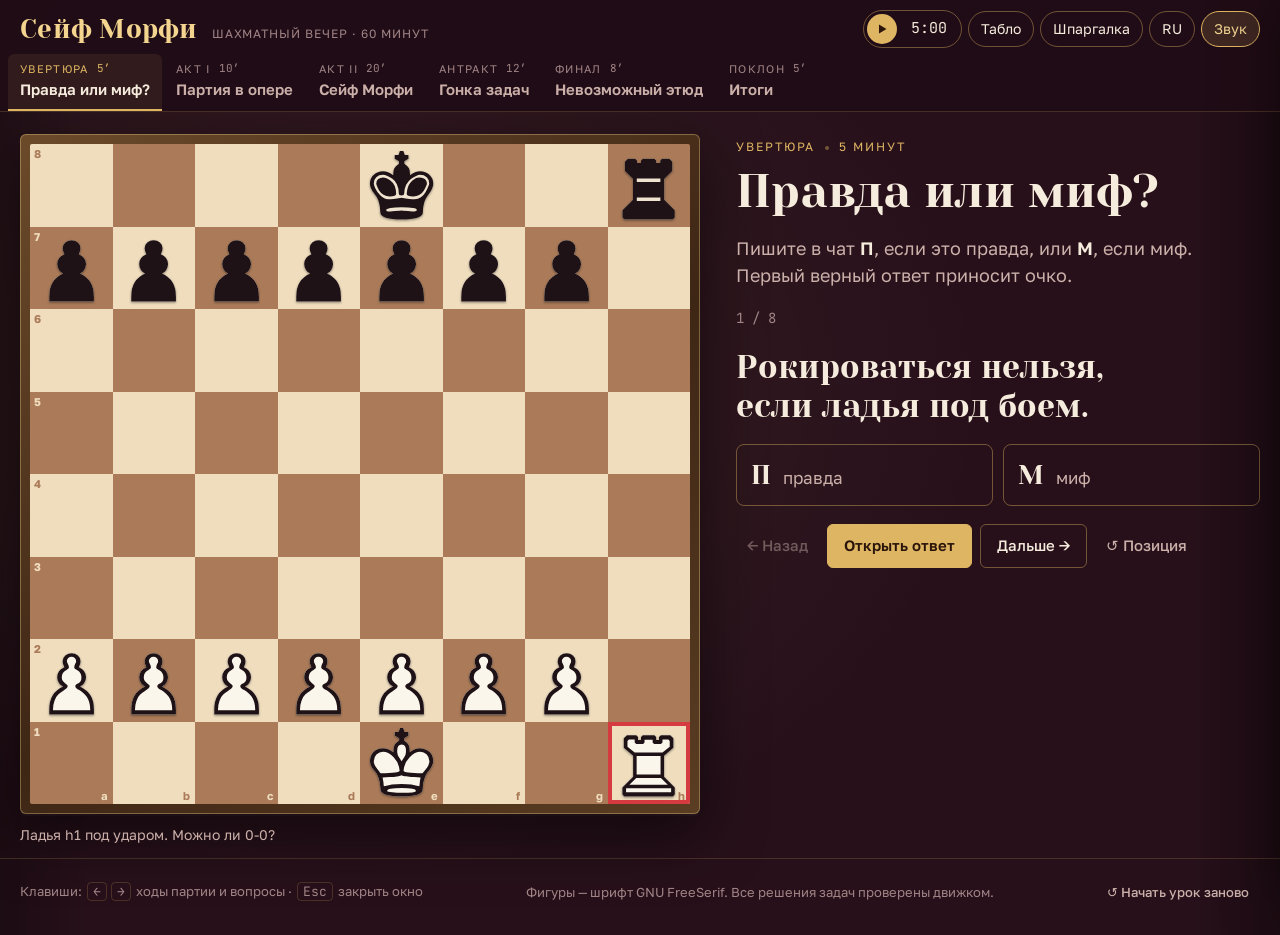
<file: zvezdnaya-akademiya/lessons/01-seif-morphy.html>
<!DOCTYPE html>
<html lang="ru">
<head>
<meta charset="utf-8">
<meta name="viewport" content="width=device-width, initial-scale=1">
<script>
/* Academy bridge: lets a lesson running inside «Звёздная академия» report stars per student.
   Standalone (no academy) the lesson behaves exactly as before: window.Academy.on === false. */
(function () {
  var L = 'L01';
  var embed = false;
  try { embed = !!window.ACADEMY_EMBED || /[?&]academy=1/.test(location.search); } catch (e) { embed = false; }
  if (embed && window.parent === window) embed = false;
  var roster = [], tablo = {}, subs = [];
  function post(m) { m.__academy = 1; m.lesson = L; try { window.parent.postMessage(m, '*'); } catch (e) { /* parent unreachable */ } }
  function emit() { subs.slice().forEach(function (f) { try { f(); } catch (e) { /* listener error */ } }); }
  var A = {
    on: embed,
    lesson: L,
    roster: function () { return roster; },
    tablo: function () { return tablo; },
    onRoster: function (f) { subs.push(f); },
    /* key: chapter id for 'best' (keeps the student's best result), or null for 'add' (adds up) */
    reward: function (key, n, label, mode) {
      if (!embed) return;
      n = Math.round(+n || 0); if (n <= 0) return;
      post({ type: 'reward', key: key, n: n, label: String(label || ''), mode: mode || 'best' });
    },
    points: function (id, d) {
      if (!embed) return;
      var was = tablo[id] || 0, now = Math.max(0, was + (Math.round(+d) || 0));
      if (now === was) return;
      tablo[id] = now; emit();
      post({ type: 'points', student: id, d: now - was });
    },
    addStudent: function (name) { if (embed) post({ type: 'add-student', name: String(name || '').slice(0, 40) }); },
    rename: function (id, name) { if (embed) post({ type: 'rename', student: id, name: String(name || '').slice(0, 40) }); },
    download: function (filename, data) { if (embed) post({ type: 'download', filename: filename, data: data }); },
    scores: function () {
      return {
        list: function () { return roster.map(function (s) { return { id: s.id, n: s.name, s: tablo[s.id] || 0 }; }); },
        sorted: function () { return this.list().sort(function (a, b) { return b.s - a.s; }); },
        isExample: function () { return false; },
        add: function (n) { A.addStudent(n); },
        inc: function (id, d) { A.points(id, d); },
        rename: function (id, n) { var r = roster.find(function (x) { return x.id === id; }); if (r) r.name = n; A.rename(id, n); },
        remove: function () {}, zero: function () {}, clear: function () {},
        on: function (f) { subs.push(function () { f(); }); }
      };
    }
  };
  window.Academy = A;
  if (!embed) return;
  document.documentElement.classList.add('academy');
  var st = document.createElement('style');
  st.textContent = '.academy #sc-zero,.academy #sc-clear,.academy .sc-row .x{display:none!important}.academy .sc-row{grid-template-columns:22px 1fr auto auto auto!important}';
  (document.head || document.documentElement).appendChild(st);
  window.addEventListener('message', function (e) {
    var d = e.data;
    if (!d || !d.__academy || e.source !== window.parent) return;
    if (d.type === 'roster') { roster = Array.isArray(d.students) ? d.students : []; tablo = d.tablo || {}; emit(); }
  });
  post({ type: 'hello' });
})();
</script>
<title>Сейф Морфи</title>
<meta name="description" content="Интерактивный онлайн-урок шахмат для 10–14 лет: викторина, партия в опере, квест из шести замков, гонка задач и этюд Рети.">
<link rel="preconnect" href="https://fonts.googleapis.com">
<link rel="preconnect" href="https://fonts.gstatic.com" crossorigin>
<link href="https://fonts.googleapis.com/css2?family=Golos+Text:wght@400;500;600;700&family=JetBrains+Mono:wght@400;600&family=Yeseva+One&display=swap" rel="stylesheet">
<style>[hidden]{display:none!important}</style>
</head>
<body>
<style>
:root {
  --velvet: #27101a;
  --velvet-2: #321521;
  --box: #3d1a28;
  --box-2: #4a2232;
  --line: rgba(222, 181, 98, .20);
  --line-2: rgba(222, 181, 98, .42);
  --brass: #deb562;
  --brass-hi: #f3d590;
  --brass-ink: #2b150b;
  --ivory: #f6ecdd;
  --muted: #cbb0aa;
  --faint: #a08486;
  --curtain: #b3263f;
  --ok: #8fd3a8;
  --bad: #ff8e7a;
  --warn: #f4a259;
  --sq-l: #efddbe;
  --sq-d: #ab7b59;
  --f-display: 'Yeseva One', 'Playfair Display', Georgia, 'Times New Roman', serif;
  --f-body: 'Golos Text', 'PT Sans', 'Segoe UI', system-ui, -apple-system, sans-serif;
  --f-mono: 'JetBrains Mono', 'PT Mono', ui-monospace, 'SFMono-Regular', Menlo, Consolas, monospace;
  --r: 8px;
  color-scheme: dark;
}
* { box-sizing: border-box; }
html, body { background: var(--velvet); color: var(--ivory); }
body {
  margin: 0; font-family: var(--f-body); font-size: 17px; line-height: 1.55;
  -webkit-font-smoothing: antialiased;
  background:
    radial-gradient(ellipse 900px 700px at 28% 42%, rgba(255, 214, 150, .075), transparent 70%),
    linear-gradient(90deg, rgba(0,0,0,.28), transparent 7%, transparent 93%, rgba(0,0,0,.28)),
    var(--velvet);
  min-height: 100vh;
}
button, input, textarea { font: inherit; color: inherit; }
a { color: var(--brass-hi); text-underline-offset: 3px; }
a:hover { color: #fff3cf; }
:focus-visible { outline: 2px solid var(--brass-hi); outline-offset: 2px; }
sup { font-size: .7em; line-height: 0; }

/* ---------- header / programme ---------- */
.top {
  position: sticky; top: 0; z-index: 30;
  display: grid; grid-template-columns: auto minmax(0, 1fr); grid-template-areas: "brand tools" "prog prog";
  align-items: center; gap: 6px 18px;
  padding: 10px 20px 0; background: rgba(33, 13, 22, .96);
  border-bottom: 1px solid var(--line);
  backdrop-filter: blur(6px);
}
.brand { grid-area: brand; display: flex; align-items: baseline; gap: 14px; line-height: 1.1; }
.brand-name { font-family: var(--f-display); font-size: 26px; color: var(--brass-hi); letter-spacing: .01em; }
.brand-sub { font-size: 12px; color: var(--faint); letter-spacing: .08em; text-transform: uppercase; }
.programme { grid-area: prog; display: flex; gap: 2px; overflow-x: auto; scrollbar-width: none; min-width: 0; margin: 0 -12px; }
.programme::-webkit-scrollbar { display: none; }
.prog-item {
  appearance: none; border: 0; background: transparent; cursor: pointer; text-align: left;
  padding: 6px 12px 8px; border-radius: 6px 6px 0 0; display: flex; flex-direction: column; gap: 1px;
  border-bottom: 2px solid transparent; white-space: nowrap; color: var(--muted);
}
.prog-item:hover { background: rgba(222,181,98,.07); color: var(--ivory); }
.prog-item .pi-label { font-size: 11px; letter-spacing: .12em; text-transform: uppercase; color: var(--faint); display: flex; gap: 8px; }
.prog-item .pi-min { font-family: var(--f-mono); letter-spacing: 0; }
.prog-item .pi-title { font-size: 15px; font-weight: 600; }
.prog-item[aria-current="true"] { color: var(--ivory); border-bottom-color: var(--brass); background: rgba(222,181,98,.09); }
.prog-item[aria-current="true"] .pi-label { color: var(--brass); }
.tools { grid-area: tools; display: flex; align-items: center; justify-content: flex-end; gap: 6px; flex-wrap: wrap; }
.clock { display: flex; align-items: center; gap: 6px; padding: 3px 6px 3px 3px; border: 1px solid var(--line-2); border-radius: 999px; }
.clock button { width: 30px; height: 30px; border-radius: 50%; border: 0; background: var(--brass); color: var(--brass-ink); cursor: pointer; display: grid; place-items: center; }
.clock button svg { width: 12px; height: 12px; }
.clock-time { font-family: var(--f-mono); font-size: 15px; font-variant-numeric: tabular-nums; min-width: 52px; text-align: center; }
.clock-time.over { color: var(--bad); }
.tbtn {
  appearance: none; border: 1px solid var(--line-2); background: transparent; color: var(--ivory);
  border-radius: 999px; padding: 6px 12px; font-size: 14px; cursor: pointer; white-space: nowrap;
}
.tbtn:hover { border-color: var(--brass); color: var(--brass-hi); }
.tbtn[aria-pressed="true"] { background: rgba(222,181,98,.16); border-color: var(--brass); color: var(--brass-hi); }
.tbtn .lead-name { color: var(--brass-hi); font-weight: 600; }

/* ---------- stage ---------- */
main { padding: 22px 20px 12px; }
.act[hidden] { display: none !important; }
.stage {
  --board: min(calc(100vh - 185px), calc(100vw - 600px), 760px);
  display: grid; grid-template-columns: var(--board) minmax(0, 1fr); gap: 36px;
  align-items: start; max-width: 1400px; margin: 0 auto;
}
.scene { display: flex; flex-direction: column; gap: 10px; min-width: 0; }
.board-frame {
  width: var(--board); max-width: 100%; aspect-ratio: 1; padding: 10px; border-radius: 6px;
  background: linear-gradient(145deg, #6b4a2a, #3e2615 55%, #5a3d22);
  box-shadow: 0 0 0 1px rgba(243, 213, 144, .35) inset, 0 22px 60px rgba(0,0,0,.55), 0 2px 0 rgba(255,255,255,.04);
}
.scene-caption { font-size: 14px; color: var(--muted); min-height: 1.5em; }
.scene-caption b { color: var(--ivory); font-weight: 600; }
.libretto { display: flex; flex-direction: column; gap: 18px; min-width: 0; max-width: 620px; padding-top: 4px; }
.eyebrow { margin: 0; font-size: 12px; letter-spacing: .16em; text-transform: uppercase; color: var(--brass); display: flex; gap: 10px; align-items: center; }
.eyebrow .dot-sep { width: 4px; height: 4px; border-radius: 50%; background: var(--line-2); }
.act-title { margin: -8px 0 0; font-family: var(--f-display); font-weight: 400; font-size: 46px; line-height: 1.08; text-wrap: balance; color: var(--ivory); }
.lead { margin: 0; color: var(--muted); font-size: 18px; max-width: 60ch; }
.lead b, .text b { color: var(--ivory); font-weight: 600; }
.text { margin: 0; max-width: 62ch; }
.rule { height: 1px; background: var(--line); border: 0; margin: 2px 0; }
.label { font-size: 12px; letter-spacing: .14em; text-transform: uppercase; color: var(--faint); margin: 0 0 6px; }
.row { display: flex; gap: 8px; flex-wrap: wrap; align-items: center; }

/* buttons */
.btn {
  appearance: none; border: 1px solid var(--line-2); background: transparent; color: var(--ivory);
  padding: 9px 16px; border-radius: 6px; cursor: pointer; font-size: 15px; font-weight: 500;
  display: inline-flex; align-items: center; gap: 8px; transition: background .15s, border-color .15s, color .15s;
}
.btn:hover { border-color: var(--brass); color: var(--brass-hi); }
.btn.primary { background: var(--brass); border-color: var(--brass); color: var(--brass-ink); font-weight: 600; }
.btn.primary:hover { background: var(--brass-hi); color: var(--brass-ink); }
.btn.ghost { border-color: transparent; color: var(--muted); padding-inline: 10px; }
.btn.ghost:hover { color: var(--ivory); }
.btn:disabled { opacity: .45; cursor: default; }
.btn.armed, .btn.armed:hover { border-color: var(--bad); color: var(--bad); }
.btn svg { width: 16px; height: 16px; flex: none; }
.btn .k { font-family: var(--f-mono); font-size: 12px; color: var(--faint); }

/* feedback */
.feedback { min-height: 52px; padding: 12px 14px; border-radius: var(--r); border: 1px solid var(--line); color: var(--muted); font-size: 16px; display: flex; gap: 12px; align-items: flex-start; }
.feedback .fb-mark { flex: none; width: 22px; height: 22px; border-radius: 50%; display: grid; place-items: center; font-size: 13px; font-weight: 700; margin-top: 1px; background: var(--box-2); color: var(--muted); font-family: var(--f-mono); }
.feedback .fb-body { flex: 1; }
.feedback[data-type="ok"] { border-color: rgba(143,211,168,.55); color: var(--ivory); background: rgba(143,211,168,.08); }
.feedback[data-type="ok"] .fb-mark { background: var(--ok); color: #0f2a1a; }
.feedback[data-type="bad"] { border-color: rgba(255,142,122,.55); color: var(--ivory); background: rgba(255,142,122,.08); }
.feedback[data-type="bad"] .fb-mark { background: var(--bad); color: #3a0f08; }
.feedback[data-type="warn"] { border-color: rgba(244,162,89,.6); border-style: dashed; color: var(--ivory); background: rgba(244,162,89,.08); }
.feedback[data-type="warn"] .fb-mark { background: var(--warn); color: #3a1f06; }
.feedback .btn { margin-top: 8px; }
.shake { animation: shake .35s; }
@keyframes shake { 20% { transform: translateX(-5px); } 45% { transform: translateX(5px); } 70% { transform: translateX(-3px); } 100% { transform: none; } }

/* award chips */
.award { display: flex; gap: 6px; flex-wrap: wrap; align-items: center; font-size: 14px; color: var(--faint); }
.award .aw-label { margin-right: 4px; }
.chip { appearance: none; border: 1px solid var(--line-2); background: var(--velvet-2); color: var(--ivory); border-radius: 999px; padding: 4px 11px; font-size: 14px; cursor: pointer; }
.chip:hover { border-color: var(--brass); }
.chip.flash { background: var(--brass); color: var(--brass-ink); border-color: var(--brass); }

/* notes */
.notes { display: none; border: 1px dashed var(--line-2); border-radius: var(--r); padding: 12px 14px; font-size: 15px; color: var(--muted); background: rgba(0,0,0,.14); }
.notes .label { color: var(--brass); }
.notes ul { margin: 0; padding-left: 18px; display: grid; gap: 4px; }
body.show-notes .notes { display: block; }

/* ---------- board ---------- */
.board { position: relative; width: 100%; height: 100%; display: grid; grid-template-columns: repeat(8, 1fr); grid-template-rows: repeat(8, 1fr); user-select: none; -webkit-user-select: none; touch-action: none; border-radius: 2px; overflow: hidden; }
.sq { position: relative; display: grid; place-items: center; }
.sq.l { background: var(--sq-l); }
.sq.d { background: var(--sq-d); }
.sq.last::before, .sq.sel::before, .sq.check::before, .sq.hint::before, .sq[data-mark]:not([data-mark=""])::before { content: ""; position: absolute; inset: 0; pointer-events: none; }
.sq.last::before { background: rgba(214, 170, 60, .42); }
.sq.sel::before { background: rgba(120, 170, 90, .55); }
.sq.check::before { background: radial-gradient(circle, rgba(255, 40, 40, .95) 0%, rgba(230, 30, 30, .55) 35%, rgba(200, 0, 0, 0) 72%); }
.sq.hint::before { box-shadow: inset 0 0 0 4px #57c27d; animation: pulse 1.1s ease-in-out infinite; }
@keyframes pulse { 50% { box-shadow: inset 0 0 0 7px rgba(87,194,125,.6); } }
.sq[data-mark="bad"]::before { box-shadow: inset 0 0 0 4px rgba(210, 40, 50, .9); }
.sq[data-mark="good"]::before { box-shadow: inset 0 0 0 4px rgba(60, 150, 90, .9); }
.sq[data-mark="old"]::before { box-shadow: inset 0 0 0 5px rgba(179, 38, 63, .85); border-radius: 50%; inset: 12%; }
.sq.dot::after { content: ""; position: absolute; width: 28%; height: 28%; border-radius: 50%; background: rgba(40, 20, 10, .32); pointer-events: none; }
.sq.xdot::after { content: ""; position: absolute; width: 22%; height: 22%; border-radius: 50%; background: rgba(40, 20, 10, .45); pointer-events: none; }
.sq.cap::after { content: ""; position: absolute; inset: 4%; border-radius: 50%; border: 5px solid rgba(40, 20, 10, .3); pointer-events: none; }
.co { position: absolute; font-family: var(--f-body); font-weight: 700; font-size: clamp(9px, 1.25vmin, 13px); line-height: 1; pointer-events: none; z-index: 1; }
.sq.l .co { color: var(--sq-d); }
.sq.d .co { color: var(--sq-l); }
.co-r { top: 4px; left: 4px; }
.co-f { bottom: 3px; right: 5px; }
.pc { width: 96%; height: 96%; position: relative; z-index: 2; pointer-events: none; filter: drop-shadow(0 1.5px 1px rgba(0,0,0,.38)); }
.pc.anim { transition: transform .2s cubic-bezier(.3, .7, .4, 1); }
.pc.lift { opacity: .3; }
.drag-ghost { position: fixed; z-index: 100; pointer-events: none; transform: translate(-50%, -50%) scale(1.08); filter: drop-shadow(0 8px 10px rgba(0,0,0,.45)); }
.board .ov { position: absolute; inset: 0; width: 100%; height: 100%; pointer-events: none; z-index: 3; }
.promo { position: absolute; inset: 0; z-index: 5; background: rgba(20, 8, 12, .62); display: grid; place-items: center; }
.promo-box { display: flex; gap: 8px; padding: 10px; background: var(--velvet-2); border: 1px solid var(--brass); border-radius: 8px; box-shadow: 0 16px 40px rgba(0,0,0,.5); }
.promo-box button { width: clamp(52px, 11vmin, 88px); aspect-ratio: 1; border: 1px solid var(--line-2); border-radius: 6px; background: var(--sq-l); cursor: pointer; display: grid; place-items: center; padding: 4px; position: relative; }
.promo-box button:hover, .promo-box button:focus-visible { background: #fff3d8; border-color: var(--brass); }
.promo-box button span { position: absolute; bottom: 2px; right: 5px; font-size: 12px; font-weight: 700; color: var(--brass-ink); }
.promo-box svg { width: 100%; height: 100%; }

/* ---------- overture / quiz ---------- */
.quiz-count { font-family: var(--f-mono); font-size: 14px; color: var(--faint); }
.quiz-statement { margin: 0; font-family: var(--f-display); font-size: 32px; line-height: 1.22; text-wrap: balance; }
.vote { display: flex; gap: 10px; flex-wrap: wrap; }
.vote-card { flex: 1 1 140px; border: 1px solid var(--line-2); border-radius: var(--r); padding: 10px 14px; display: flex; gap: 12px; align-items: baseline; color: var(--muted); }
.vote-card b { font-family: var(--f-display); font-weight: 400; font-size: 26px; color: var(--ivory); }
.vote-card .k { font-family: var(--f-mono); font-size: 13px; }
.vote-card.win { border-color: var(--brass); background: rgba(222,181,98,.1); }
.vote-card.win b { color: var(--brass-hi); }
.vote-card.lose { opacity: .45; }
.verdict { font-family: var(--f-display); font-size: 40px; line-height: 1; margin: 0; }
.verdict.t { color: var(--ok); }
.verdict.f { color: var(--bad); }
.reveal[hidden] { display: none; }
.reveal { display: grid; gap: 8px; }

/* ---------- opera ---------- */
.story { display: grid; gap: 10px; }
.movelist { font-family: var(--f-mono); font-size: 15px; display: grid; grid-template-columns: 2.6em 1fr 1fr; gap: 2px 6px; max-height: 190px; overflow-y: auto; padding: 8px 10px; border: 1px solid var(--line); border-radius: var(--r); background: rgba(0,0,0,.14); align-content: start; }
.movelist .num { color: var(--faint); text-align: right; padding: 2px 0; }
.movelist button { appearance: none; border: 0; background: transparent; text-align: left; padding: 2px 6px; border-radius: 4px; cursor: pointer; color: var(--ivory); font-family: inherit; font-size: inherit; }
.movelist button:hover { background: rgba(222,181,98,.12); }
.movelist button.cur { background: var(--brass); color: var(--brass-ink); }
.movelist button.star::after { content: "!"; color: var(--brass-hi); margin-left: 2px; }
.movelist button.cur.star::after { color: var(--brass-ink); }
.movelist .empty { color: var(--faint); grid-column: 1 / -1; font-family: var(--f-body); font-size: 14px; padding: 4px 2px; }
.navbar { display: flex; gap: 6px; align-items: center; flex-wrap: wrap; }
.comment { font-size: 17px; min-height: 3.2em; margin: 0; max-width: 60ch; }
.comment .mv { font-family: var(--f-mono); color: var(--brass-hi); font-size: 15px; margin-right: 6px; }
.guess { border: 1px solid var(--brass); border-radius: var(--r); padding: 14px 16px; background: rgba(222,181,98,.08); display: grid; gap: 10px; }
.guess[hidden] { display: none; }
.guess h3 { margin: 0; font-family: var(--f-display); font-weight: 400; font-size: 24px; color: var(--brass-hi); }
.guess p { margin: 0; }

/* ---------- safe ---------- */
.safe-code { display: flex; gap: 8px; align-items: center; flex-wrap: wrap; }
.slot { width: 50px; height: 62px; border-radius: 6px; display: grid; place-items: center; border: 1px solid var(--line-2); background: linear-gradient(#1c0a11, #2a1119); box-shadow: inset 0 2px 6px rgba(0,0,0,.6); font-family: var(--f-display); font-size: 36px; color: var(--brass-hi); }
.slot.empty::after { content: ""; width: 6px; height: 6px; border-radius: 50%; background: var(--line-2); }
.slot.pop { animation: pop .6s cubic-bezier(.2, 1.4, .4, 1); border-color: var(--brass); }
@keyframes pop { 0% { transform: scale(.4) rotateX(80deg); } 100% { transform: none; } }
.code-row { display: flex; gap: 8px 16px; flex-wrap: wrap; align-items: center; justify-content: space-between; }
.code-form { display: flex; gap: 8px; flex-wrap: wrap; }
.code-form input { width: 180px; padding: 9px 12px; border-radius: 6px; border: 1px solid var(--line-2); background: rgba(0,0,0,.2); text-transform: uppercase; letter-spacing: .2em; font-family: var(--f-mono); }
.locks { display: grid; grid-template-columns: repeat(6, minmax(0, 1fr)); gap: 6px; }
.lock-tab { appearance: none; border: 1px solid var(--line-2); background: transparent; border-radius: 6px; padding: 7px 4px 6px; cursor: pointer; display: flex; flex-direction: column; align-items: center; gap: 2px; color: var(--muted); }
.lock-tab .lt-n { font-family: var(--f-display); font-size: 20px; line-height: 1; }
.lock-tab .lt-s { font-size: 11px; letter-spacing: .06em; text-transform: uppercase; }
.lock-tab:hover { border-color: var(--brass); color: var(--ivory); }
.lock-tab[aria-current="true"] { border-color: var(--brass); background: rgba(222,181,98,.12); color: var(--ivory); box-shadow: 0 0 0 1px var(--brass) inset; }
.lock-tab.open { color: var(--ok); border-color: rgba(143,211,168,.5); }
.lock-tab.open .lt-s::before { content: "✓ "; }
.lock-head { display: grid; gap: 6px; }
.lock-head h2 { margin: 0; font-family: var(--f-display); font-weight: 400; font-size: 30px; line-height: 1.15; }
.goal { font-size: 19px; font-weight: 600; color: var(--brass-hi); margin: 0; }
.boss-tag { font-size: 11px; letter-spacing: .12em; text-transform: uppercase; color: var(--curtain); background: rgba(179,38,63,.18); border: 1px solid rgba(179,38,63,.6); padding: 2px 8px; border-radius: 999px; margin-left: 8px; vertical-align: middle; font-family: var(--f-body); }
.timer-btn { font-family: var(--f-mono); font-variant-numeric: tabular-nums; }
.timer-btn.run { border-color: var(--brass); color: var(--brass-hi); }
.timer-btn.out { border-color: var(--bad); color: var(--bad); }
.solution { border-left: 3px solid var(--ok); padding: 4px 0 4px 14px; margin: 0; max-width: 62ch; }
.solution[hidden] { display: none; }

/* ---------- race ---------- */
.race-dial { width: var(--board); max-width: 100%; aspect-ratio: 1; display: grid; place-items: center; position: relative; }
.race-dial svg { position: absolute; inset: 0; width: 100%; height: 100%; }
.race-core { position: relative; display: grid; justify-items: center; gap: 10px; text-align: center; }
.race-time { font-family: var(--f-mono); font-size: clamp(56px, 11vmin, 128px); font-variant-numeric: tabular-nums; line-height: 1; }
.race-time.low { color: var(--bad); }
.race-sub { color: var(--muted); font-size: 15px; letter-spacing: .12em; text-transform: uppercase; }
.steps { margin: 0; padding: 0; list-style: none; counter-reset: s; display: grid; gap: 12px; }
.steps li { counter-increment: s; display: grid; grid-template-columns: 34px 1fr; gap: 12px; align-items: start; }
.steps li::before { content: counter(s); font-family: var(--f-display); font-size: 22px; color: var(--brass); text-align: center; line-height: 1.3; border: 1px solid var(--line-2); border-radius: 50%; width: 34px; height: 34px; display: grid; place-items: center; }
.places { display: grid; gap: 8px; }

/* ---------- bow ---------- */
.podium { width: var(--board); max-width: 100%; display: grid; gap: 10px; }
.pod-row { display: grid; grid-template-columns: 60px 1fr auto; gap: 16px; align-items: center; padding: 14px 18px; border-radius: var(--r); border: 1px solid var(--line); background: rgba(0,0,0,.14); }
.pod-row .pr-place { font-family: var(--f-display); font-size: 40px; color: var(--brass); text-align: center; line-height: 1; }
.pod-row .pr-name { font-size: 22px; font-weight: 600; }
.pod-row .pr-title { font-size: 13px; letter-spacing: .12em; text-transform: uppercase; color: var(--faint); }
.pod-row .pr-score { font-family: var(--f-mono); font-size: 28px; font-variant-numeric: tabular-nums; color: var(--brass-hi); }
.pod-row.first { border-color: var(--brass); background: rgba(222,181,98,.1); }
.pod-rest { font-size: 15px; color: var(--muted); padding: 4px 4px; }
.links { margin: 0; padding: 0; list-style: none; display: grid; gap: 8px; }
.links li { display: grid; gap: 1px; }
.links .ln-note { font-size: 14px; color: var(--faint); }
details.pgn { border: 1px solid var(--line); border-radius: var(--r); padding: 10px 14px; }
details.pgn summary { cursor: pointer; font-weight: 600; }
details.pgn textarea { width: 100%; height: 160px; margin-top: 10px; background: rgba(0,0,0,.25); border: 1px solid var(--line); border-radius: 6px; padding: 8px; font-family: var(--f-mono); font-size: 12px; color: var(--muted); resize: vertical; }
.qs { margin: 0; padding-left: 20px; display: grid; gap: 6px; }

/* ---------- drawer ---------- */
.drawer { position: fixed; top: 0; right: 0; bottom: 0; width: min(380px, 100vw); z-index: 60; background: #1f0b13; border-left: 1px solid var(--line-2); box-shadow: -20px 0 50px rgba(0,0,0,.5); transform: translateX(105%); transition: transform .25s ease; display: flex; flex-direction: column; }
.drawer.open { transform: none; }
.drawer-head { display: flex; align-items: center; justify-content: space-between; padding: 16px 18px; border-bottom: 1px solid var(--line); }
.drawer-head h2 { margin: 0; font-family: var(--f-display); font-weight: 400; font-size: 26px; }
.drawer-body { padding: 14px 18px; overflow-y: auto; display: grid; gap: 10px; align-content: start; }
.sc-row { display: grid; grid-template-columns: 22px 1fr auto auto auto auto; gap: 6px; align-items: center; }
.sc-row .sc-rank { font-family: var(--f-mono); font-size: 13px; color: var(--faint); text-align: right; }
.sc-row input { min-width: 0; padding: 6px 8px; border-radius: 6px; border: 1px solid var(--line); background: rgba(0,0,0,.22); }
.sc-row .sc-score { font-family: var(--f-mono); font-size: 18px; min-width: 30px; text-align: center; font-variant-numeric: tabular-nums; color: var(--brass-hi); }
.icon-btn { appearance: none; width: 30px; height: 30px; border-radius: 6px; border: 1px solid var(--line-2); background: transparent; color: var(--ivory); cursor: pointer; display: grid; place-items: center; font-size: 17px; line-height: 1; }
.icon-btn:hover { border-color: var(--brass); color: var(--brass-hi); }
.icon-btn.x { border-color: transparent; color: var(--faint); }
.sc-add { display: flex; gap: 6px; }
.sc-add input { flex: 1; min-width: 0; padding: 8px 10px; border-radius: 6px; border: 1px solid var(--line-2); background: rgba(0,0,0,.22); }
.sc-note { font-size: 13px; color: var(--faint); margin: 0; }
.scrim { position: fixed; inset: 0; background: rgba(10, 3, 6, .45); z-index: 55; }
.scrim[hidden] { display: none; }

/* ---------- modal ---------- */
.modal { position: fixed; inset: 0; z-index: 80; display: grid; place-items: center; background: rgba(12, 4, 8, .78); padding: 20px; }
.modal[hidden] { display: none; }
.modal-box { width: min(620px, 100%); border: 1px solid var(--brass); border-radius: 12px; background: radial-gradient(circle at 50% 0%, #4d2433, #2a1119 70%); padding: 30px 30px 26px; text-align: center; display: grid; gap: 14px; box-shadow: 0 30px 80px rgba(0,0,0,.6); }
.modal-box .m-eyebrow { font-size: 12px; letter-spacing: .18em; text-transform: uppercase; color: var(--brass); margin: 0; }
.modal-box .m-word { font-family: var(--f-display); font-size: clamp(44px, 9vw, 72px); color: var(--brass-hi); margin: 0; letter-spacing: .06em; line-height: 1; }
.modal-box p { margin: 0 auto; max-width: 52ch; }
.door { width: 86px; height: 86px; margin: 0 auto; border-radius: 50%; border: 3px solid var(--brass); display: grid; place-items: center; animation: spin 1.2s cubic-bezier(.3,.7,.3,1) both; }
.door svg { width: 60px; height: 60px; }
@keyframes spin { from { transform: rotate(-270deg); } to { transform: none; } }

#confetti { position: fixed; inset: 0; width: 100%; height: 100%; pointer-events: none; z-index: 90; }
.foot { max-width: 1400px; margin: 0 auto; padding: 18px 20px 28px; color: var(--faint); font-size: 13px; display: flex; gap: 10px 18px; flex-wrap: wrap; justify-content: space-between; align-items: center; border-top: 1px solid var(--line); }
.foot .btn { padding: 4px 10px; font-size: 13px; }
.foot .keys span { font-family: var(--f-mono); border: 1px solid var(--line); border-radius: 4px; padding: 0 5px; margin: 0 2px; }

/* ---------- responsive ---------- */
@media (max-width: 1100px) {
  .stage { --board: min(calc(100vh - 185px), calc(100vw - 480px), 640px); gap: 26px; }
  .act-title { font-size: 38px; }
}
@media (max-width: 860px) {
  .stage { --board: min(100%, 620px); grid-template-columns: minmax(0, 1fr); }
  .board-frame, .race-dial, .podium { width: 100%; max-width: 620px; margin-inline: auto; }
  .top { grid-template-columns: minmax(0, 1fr); grid-template-areas: "brand" "tools" "prog"; gap: 8px; padding: 8px 16px 0; }
  .tools { justify-content: flex-start; }
  .programme { margin: 0 -8px; }
  main { padding: 16px 16px 10px; }
  .libretto { max-width: none; }
}
@media (max-width: 480px) {
  body { font-size: 16px; }
  .act-title { font-size: 32px; }
  .quiz-statement { font-size: 25px; }
  .board-frame { padding: 6px; }
  .brand-sub { display: none; }
  .tbtn { padding: 5px 10px; font-size: 13px; }
  .clock-time { font-size: 14px; min-width: 46px; }
  .locks { grid-template-columns: repeat(3, minmax(0, 1fr)); }
  .slot { width: 42px; height: 54px; font-size: 30px; }
  .pod-row { grid-template-columns: 40px 1fr auto; gap: 10px; padding: 12px; }
  .pod-row .pr-place { font-size: 30px; }
}
@media (prefers-reduced-motion: reduce) {
  *, *::before, *::after { animation: none !important; transition: none !important; }
}

</style>
<header class="top">
  <div class="brand"><span class="brand-name">Сейф Морфи</span><span class="brand-sub">шахматный вечер · 60 минут</span></div>
  <nav class="programme" id="programme" aria-label="Программа урока"></nav>
  <div class="tools">
    <div class="clock" title="Сколько времени осталось на этап">
      <button type="button" id="clock-toggle" aria-label="Запустить таймер этапа"></button>
      <span class="clock-time" id="clock-time">5:00</span>
    </div>
    <button class="tbtn" type="button" id="btn-score" aria-haspopup="dialog">Табло<span id="leader"></span></button>
    <button class="tbtn" type="button" id="btn-notes" aria-pressed="false" title="Подсказки для учителя — выключите перед демонстрацией экрана">Шпаргалка</button>
    <button class="tbtn" type="button" id="btn-nota" title="Нотация ходов">RU</button>
    <button class="tbtn" type="button" id="btn-sound" aria-pressed="true">Звук</button>
  </div>
</header>

<main>
  <!-- Увертюра -->
  <section class="act" id="act-overture">
    <div class="stage">
      <div class="scene">
        <div class="board-frame"><div class="board" id="board-overture"></div></div>
        <div class="scene-caption" id="quiz-caption"></div>
      </div>
      <div class="libretto">
        <p class="eyebrow"><span>Увертюра</span><span class="dot-sep"></span><span>5 минут</span></p>
        <h1 class="act-title">Правда или миф?</h1>
        <p class="lead">Пишите в чат <b>П</b>, если это правда, или <b>М</b>, если миф. Первый верный ответ приносит очко.</p>
        <span class="quiz-count" id="quiz-count">1 / 8</span>
        <p class="quiz-statement" id="quiz-statement"></p>
        <div class="vote" id="quiz-vote">
          <div class="vote-card" data-v="1"><b>П</b><span>правда</span></div>
          <div class="vote-card" data-v="0"><b>М</b><span>миф</span></div>
        </div>
        <div class="reveal" id="quiz-reveal" hidden>
          <p class="verdict" id="quiz-verdict"></p>
          <p class="text" id="quiz-explain"></p>
          <div class="award" id="quiz-award"></div>
        </div>
        <div class="row">
          <button class="btn ghost" type="button" id="quiz-prev">← Назад</button>
          <button class="btn primary" type="button" id="quiz-open">Открыть ответ</button>
          <button class="btn" type="button" id="quiz-next">Дальше →</button>
          <button class="btn ghost" type="button" id="quiz-reset" title="Вернуть исходную позицию">↺ Позиция</button>
        </div>
        <div class="notes">
          <p class="label">Шпаргалка</p>
          <ul>
            <li>Пока все подключаются, покажите программу вечера — она в верхней строке.</li>
            <li>Читайте утверждение вслух, дайте 15–20 секунд на ответы в чате, затем «Открыть ответ».</li>
            <li>На вопросах 1–3 покажите на доске: сделайте 0-0, превратите пешку в коня, объясните пат.</li>
            <li>Очко — первому верному ответу: нажмите имя под ответом.</li>
          </ul>
        </div>
      </div>
    </div>
  </section>

  <!-- Акт I -->
  <section class="act" id="act-opera" hidden>
    <div class="stage">
      <div class="scene">
        <div class="board-frame"><div class="board" id="board-opera"></div></div>
        <div class="scene-caption">Белые: <b>Пол Морфи</b> · Чёрные: <b>герцог Брауншвейгский и граф Изуар</b>, советуясь</div>
      </div>
      <div class="libretto">
        <p class="eyebrow"><span>Акт I</span><span class="dot-sep"></span><span>10 минут</span></p>
        <h1 class="act-title">Партия в опере</h1>
        <div class="story">
          <p class="lead">Париж, 1858 год. Пол Морфи — ему 21 год, и он сильнейший шахматист своего времени — приходит в оперу по приглашению герцога Брауншвейгского. Прямо в ложе против него садятся двое: герцог и граф Изуар.</p>
          <p class="text">Морфи сидит спиной к сцене, а музыку он обожает. Поэтому играет быстро. Смотрим, как он это делает, — и угадываем его ходы.</p>
        </div>
        <div class="guess" id="opera-guess" hidden>
          <h3>Ваш ход, маэстро!</h3>
          <p id="opera-q"></p>
          <p class="text" id="opera-hint-text" hidden></p>
          <div class="row">
            <button class="btn" type="button" id="opera-hint">Подсказка</button>
            <button class="btn ghost" type="button" id="opera-show">Показать ход Морфи</button>
          </div>
        </div>
        <div class="feedback" id="opera-fb"></div>
        <div class="award" id="opera-award" hidden></div>
        <p class="comment" id="opera-comment"></p>
        <div class="navbar">
          <button class="btn ghost" type="button" id="op-first" aria-label="К началу партии"><svg viewBox="0 0 16 16" aria-hidden="true"><path d="M3 3h2v10H3zM13 3v10L6 8z" fill="currentColor"/></svg></button>
          <button class="btn" type="button" id="op-prev"><svg viewBox="0 0 16 16" aria-hidden="true"><path d="M11 3v10L4 8z" fill="currentColor"/></svg>Назад</button>
          <button class="btn primary" type="button" id="op-next">Вперёд<svg viewBox="0 0 16 16" aria-hidden="true"><path d="M5 3v10l7-5z" fill="currentColor"/></svg></button>
          <button class="btn ghost" type="button" id="op-last" aria-label="К концу партии"><svg viewBox="0 0 16 16" aria-hidden="true"><path d="M11 3h2v10h-2zM3 3v10l7-5z" fill="currentColor"/></svg></button>
        </div>
        <div class="movelist" id="opera-moves" aria-label="Ходы партии"></div>
        <div class="notes">
          <p class="label">Шпаргалка</p>
          <ul>
            <li>История — минута, не больше. Главное: Морфи спешит смотреть оперу, поэтому играет быстро и красиво.</li>
            <li>На остановках дайте секунд 30. Ответ — в чат ходом: «Кb5» или «Nxb5».</li>
            <li>Никто не угадал — «Подсказка», потом «Показать ход Морфи».</li>
            <li>Вывод акта: развитие, открытые линии, жертвы ради атаки. Он пригодится в квесте.</li>
          </ul>
        </div>
      </div>
    </div>
  </section>

  <!-- Акт II -->
  <section class="act" id="act-safe" hidden>
    <div class="stage">
      <div class="scene">
        <div class="board-frame"><div class="board" id="board-safe"></div></div>
        <div class="scene-caption" id="safe-caption"></div>
      </div>
      <div class="libretto">
        <p class="eyebrow"><span>Акт II</span><span class="dot-sep"></span><span>20 минут</span></p>
        <h1 class="act-title">Сейф Морфи</h1>
        <p class="lead">В сейфе — главный секрет Морфи. Код из шести букв, каждый открытый замок даёт одну букву.</p>
        <div>
          <p class="label">Код сейфа</p>
          <div class="safe-code" id="safe-code"></div>
        </div>
        <div class="locks" id="lock-tabs" role="tablist" aria-label="Замки"></div>
        <div class="lock-head">
          <h2 id="lock-title"></h2>
          <p class="goal" id="lock-goal"></p>
          <p class="text" id="lock-intro"></p>
        </div>
        <div class="row">
          <button class="btn timer-btn" type="button" id="lock-timer" title="Таймер на замок">3:00</button>
          <button class="btn" type="button" id="lock-hint">Подсказка</button>
          <button class="btn" type="button" id="lock-piece">Какой фигурой?</button>
          <button class="btn ghost" type="button" id="lock-solve">Показать решение</button>
          <button class="btn ghost" type="button" id="lock-reset" title="Вернуть исходную позицию этого замка">↺ Позиция</button>
        </div>
        <div class="feedback" id="safe-fb"></div>
        <p class="solution" id="lock-solution" hidden></p>
        <div class="award" id="safe-award" hidden></div>
        <div class="code-row">
          <form class="code-form" id="code-form" autocomplete="off">
            <input id="code-input" maxlength="12" placeholder="Слово-код" aria-label="Слово-код">
            <button class="btn" type="submit">Открыть сейф</button>
          </form>
          <button class="btn ghost" type="button" id="safe-restart" title="Закрыть все замки и спрятать буквы — чтобы пройти квест заново">↺ Сбросить квест</button>
        </div>
        <div class="notes">
          <p class="label">Шпаргалка</p>
          <ul>
            <li>На замок — 3 минуты (кнопка таймера). Первый верный ответ в чате — очко.</li>
            <li>Засчитывайте первый ход решения, дальше доигрывайте на доске вместе с классом.</li>
            <li>Кто первым назовёт слово-код, получает +2. После 4-го замка его уже можно угадать.</li>
            <li>Не хватает времени — босса (замок 6) решайте всем классом.</li>
            <li>Для новой группы нажмите «Сбросить квест» — замки закроются, буквы исчезнут.</li>
            <li>Ключи: 1) Кc6+ 2) С:f7+ 3) К:d5! и Сb4+ 4) Кe7+ и Ф:h7+ 5) Фd8+ и Сg5+ 6) c8Л!! и Крb3. Код: ГАМБИТ.</li>
          </ul>
        </div>
      </div>
    </div>
  </section>

  <!-- Антракт -->
  <section class="act" id="act-race" hidden>
    <div class="stage">
      <div class="scene">
        <div class="race-dial">
          <svg viewBox="0 0 200 200" aria-hidden="true">
            <circle cx="100" cy="100" r="88" fill="none" stroke="rgba(222,181,98,.16)" stroke-width="7"/>
            <circle id="race-ring" cx="100" cy="100" r="88" fill="none" stroke="#deb562" stroke-width="7" stroke-linecap="round" transform="rotate(-90 100 100)"/>
          </svg>
          <div class="race-core">
            <div class="race-sub" id="race-heat">Заезд 1</div>
            <div class="race-time" id="race-time" aria-live="polite">1:30</div>
            <div class="row" style="justify-content:center">
              <button class="btn primary" type="button" id="race-start">Старт</button>
              <button class="btn" type="button" id="race-reset">Сброс</button>
            </div>
            <div class="row" id="race-heats" style="justify-content:center"></div>
          </div>
        </div>
      </div>
      <div class="libretto">
        <p class="eyebrow"><span>Антракт</span><span class="dot-sep"></span><span>12 минут</span></p>
        <h1 class="act-title">Гонка задач</h1>
        <p class="lead">Все решают одни и те же задачи на скорость. 90 секунд — кто наберёт больше очков?</p>
        <ol class="steps">
          <li><div><b>Учитель</b> открывает <a href="https://lichess.org/racer" target="_blank" rel="noopener">lichess.org/racer</a>, создаёт гонку с друзьями и отправляет ссылку в чат.</div></li>
          <li><div><b>Ученики</b> переходят по ссылке. Аккаунт не нужен: гость получит случайное имя, поэтому напишите в чат, кто есть кто.</div></li>
          <li><div>Верный ход — <b>+1 очко</b>. Серия без ошибок даёт бонусы, ошибка обнуляет серию. Одну задачу за гонку можно пропустить.</div></li>
          <li><div>Три заезда. За места в каждом — <b>3 · 2 · 1</b> очка в табло.</div></li>
        </ol>
        <div class="places" id="race-places"></div>
        <p class="text">Запасной план — <a href="https://lichess.org/storm" target="_blank" rel="noopener">Puzzle Storm</a>: 3 минуты, каждый сам за себя, результат присылают в чат.</p>
        <div class="notes">
          <p class="label">Шпаргалка</p>
          <ul>
            <li>Создайте гонку заранее, пока класс решает 6-й замок, и держите ссылку наготове.</li>
            <li>Если учеников больше десяти — сделайте две гонки.</li>
            <li>Между заездами 30 секунд на разговор: какая задача была самой хитрой?</li>
          </ul>
        </div>
      </div>
    </div>
  </section>

  <!-- Финал -->
  <section class="act" id="act-finale" hidden>
    <div class="stage">
      <div class="scene">
        <div class="board-frame"><div class="board" id="board-finale"></div></div>
        <div class="scene-caption" id="finale-caption">Этюд Рихарда Рети, 1921 · ход белых</div>
      </div>
      <div class="libretto">
        <p class="eyebrow"><span>Финал</span><span class="dot-sep"></span><span>8 минут</span></p>
        <h1 class="act-title">Невозможный этюд</h1>
        <p class="lead" id="finale-intro"></p>
        <p class="goal" id="finale-goal"></p>
        <div class="vote" id="finale-vote">
          <div class="vote-card" data-v="1"><b>Да</b><span>король спасётся</span></div>
          <div class="vote-card" data-v="0"><b>Нет</b><span>пешка пройдёт</span></div>
        </div>
        <div class="row">
          <button class="btn" type="button" id="fin-square" aria-pressed="false">Квадрат пешки</button>
          <button class="btn" type="button" id="fin-hint">Подсказка</button>
          <button class="btn ghost" type="button" id="fin-solve">Показать решение</button>
          <button class="btn ghost" type="button" id="fin-reset">↺ Заново</button>
        </div>
        <div class="feedback" id="fin-fb"></div>
        <p class="solution" id="fin-solution" hidden></p>
        <div class="row" id="fin-branches" hidden></div>
        <p class="text" id="fin-branch-text"></p>
        <div class="notes">
          <p class="label">Шпаргалка</p>
          <ul>
            <li>Сначала голосование в чате: спасётся король или нет?</li>
            <li>Включите «Квадрат пешки»: король h8 вне квадрата — кажется, всё безнадёжно.</li>
            <li>Попросите предложить ход белых. Ключ — 1.Крg7! Потом покажите обе ветки.</li>
            <li>Мостик к Акту II: это тот самый Рети, который поставил мат Тартаковеру.</li>
          </ul>
        </div>
      </div>
    </div>
  </section>

  <!-- Поклон -->
  <section class="act" id="act-bow" hidden>
    <div class="stage">
      <div class="scene">
        <div class="podium" id="podium"></div>
      </div>
      <div class="libretto">
        <p class="eyebrow"><span>Поклон</span><span class="dot-sep"></span><span>5 минут</span></p>
        <h1 class="act-title">Итоги вечера</h1>
        <div>
          <p class="label">Вопросы залу</p>
          <ol class="qs">
            <li>Какой ход сегодня удивил вас больше всего?</li>
            <li>Какой мат вы теперь узнаете с первого взгляда: Легаля, Анастасии или двойным шахом?</li>
            <li>Когда выгодно отдать ферзя? Приведите пример из урока.</li>
          </ol>
        </div>
        <div>
          <p class="label">Домашнее задание</p>
          <ul class="links">
            <li><a href="https://lichess.org/training/discoveredAttack" target="_blank" rel="noopener">10 задач «Вскрытое нападение»</a><span class="ln-note">Lichess, тренировка по темам</span></li>
            <li><a href="https://lichess.org/training/doubleCheck" target="_blank" rel="noopener">10 задач «Двойной шах»</a></li>
            <li><a href="https://lichess.org/training/anastasiaMate" target="_blank" rel="noopener">5 задач «Мат Анастасии»</a></li>
            <li><a href="https://lichess.org/training/underPromotion" target="_blank" rel="noopener">5 задач «Слабое превращение»</a></li>
            <li><a href="https://lichess.org/storm" target="_blank" rel="noopener">Побить свой рекорд в Puzzle Storm</a><span class="ln-note">и прислать скриншот</span></li>
          </ul>
        </div>
        <div>
          <p class="label">Для учителя</p>
          <ul class="links">
            <li><a href="https://lichess.org/study" target="_blank" rel="noopener">Студия Lichess с задачами урока</a><span class="ln-note">Новая студия → «Добавить главу» → вкладка PGN → вставьте PGN ниже: появятся 8 глав. Чтобы ученики решали сами, включите у главы режим «Интерактивный урок».</span></li>
            <li><a href="https://lichess.org/class" target="_blank" rel="noopener">Lichess: классы для учителей</a><span class="ln-note">Аккаунты учеников, общение только внутри класса</span></li>
            <li><a href="https://rutube.ru/video/ca2587e3e8d4db29dc5563890ec61947/" target="_blank" rel="noopener">«Оперная партия Пола Морфи»</a><span class="ln-note">Видео Школы шахмат Вадима Мартиша, 12 минут, Rutube</span></li>
            <li><a href="https://ru.wikipedia.org/wiki/%D0%AD%D1%82%D1%8E%D0%B4_%D0%A0%D0%B5%D1%82%D0%B8" target="_blank" rel="noopener">Этюд Рети — статья в Википедии</a></li>
            <li><span>Книги: В. Костров, П. Рожков, «Шахматный решебник» (задачи по темам); Л. Полгар, «Шахматы. 5334 задачи, комбинации и партии».</span></li>
          </ul>
        </div>
        <details class="pgn">
          <summary>PGN урока для студии Lichess</summary>
          <textarea id="pgn-text" readonly aria-label="PGN урока"></textarea>
          <div class="row"><button class="btn" type="button" id="pgn-copy">Скопировать PGN</button><span class="sc-note" id="pgn-note"></span></div>
        </details>
        <div class="notes">
          <p class="label">Шпаргалка</p>
          <ul>
            <li>Объявите тройку лидеров — подиум слева берёт очки из табло.</li>
            <li>2–3 вопроса залу, ответы в чат или голосом.</li>
            <li>Домашку отправьте ссылками из этого блока.</li>
          </ul>
        </div>
      </div>
    </div>
  </section>
</main>

<footer class="foot">
  <span class="keys">Клавиши: <span>←</span><span>→</span> ходы партии и вопросы · <span>Esc</span> закрыть окно</span>
  <span>Фигуры — шрифт GNU FreeSerif. Все решения задач проверены движком.</span>
  <button class="btn ghost" type="button" id="lesson-restart" title="Сбросить весь прогресс: викторину, угаданные ходы, замки, таймеры и очки (имена в табло останутся)">↺ Начать урок заново</button>
</footer>

<div class="scrim" id="scrim" hidden></div>
<aside class="drawer" id="drawer" aria-label="Табло" aria-hidden="true">
  <div class="drawer-head"><h2>Табло</h2><button class="icon-btn" type="button" id="drawer-close" aria-label="Закрыть табло">×</button></div>
  <div class="drawer-body">
    <p class="sc-note" id="sc-note"></p>
    <div id="sc-list" style="display:grid;gap:8px"></div>
    <form class="sc-add" id="sc-add" autocomplete="off">
      <input id="sc-name" placeholder="Имя ученика" aria-label="Имя ученика">
      <button class="btn primary" type="submit">Добавить</button>
    </form>
    <div class="row">
      <button class="btn ghost" type="button" id="sc-zero">Обнулить очки</button>
      <button class="btn ghost" type="button" id="sc-clear">Очистить список</button>
    </div>
  </div>
</aside>

<div class="modal" id="modal" hidden role="dialog" aria-modal="true" aria-labelledby="m-word">
  <div class="modal-box">
    <div class="door"><svg viewBox="0 0 60 60" aria-hidden="true"><circle cx="30" cy="30" r="22" fill="none" stroke="#deb562" stroke-width="3"/><circle cx="30" cy="30" r="5" fill="#deb562"/><path d="M30 8v8M30 44v8M8 30h8M44 30h8" stroke="#deb562" stroke-width="3" stroke-linecap="round"/></svg></div>
    <p class="m-eyebrow">Сейф открыт</p>
    <p class="m-word" id="m-word"></p>
    <p id="m-text"></p>
    <div class="row" style="justify-content:center"><button class="btn primary" type="button" id="m-close">Дальше</button></div>
  </div>
</div>
<canvas id="confetti" aria-hidden="true"></canvas>

<script>
/* Mini chess core: legal moves, SAN (EN/RU), FEN. Written for this lesson page. */
(function (root) {
  'use strict';
  var FILES = 'abcdefgh';
  var START = 'rnbqkbnr/pppppppp/8/8/8/8/PPPPPPPP/RNBQKBNR w KQkq - 0 1';
  var KN = [[1,2],[2,1],[2,-1],[1,-2],[-1,-2],[-2,-1],[-2,1],[-1,2]];
  var KG = [[1,0],[1,1],[0,1],[-1,1],[-1,0],[-1,-1],[0,-1],[1,-1]];
  var BD = [[1,1],[1,-1],[-1,1],[-1,-1]];
  var RD = [[1,0],[-1,0],[0,1],[0,-1]];
  function sqName(i) { return FILES[i & 7] + ((i >> 3) + 1); }
  function sqIndex(s) { return (s.charCodeAt(0) - 97) + (parseInt(s[1], 10) - 1) * 8; }
  function colorOf(p) { return p ? (p === p.toUpperCase() ? 'w' : 'b') : null; }
  function on(f, r) { return f >= 0 && f < 8 && r >= 0 && r < 8; }

  function Position(fen) { this.load(fen || START); }
  Position.prototype.load = function (fen) {
    var parts = fen.trim().split(/\s+/);
    var rows = parts[0].split('/');
    if (rows.length !== 8) throw new Error('Bad FEN: ' + fen);
    this.board = new Array(64).fill('');
    for (var r = 0; r < 8; r++) {
      var f = 0;
      for (var k = 0; k < rows[r].length; k++) {
        var ch = rows[r][k];
        if (ch >= '1' && ch <= '8') f += +ch;
        else { this.board[(7 - r) * 8 + f] = ch; f++; }
      }
      if (f !== 8) throw new Error('Bad FEN row: ' + rows[r]);
    }
    this.turn = parts[1] || 'w';
    this.castling = parts[2] && parts[2] !== '-' ? parts[2] : '';
    this.ep = parts[3] && parts[3] !== '-' ? sqIndex(parts[3]) : -1;
    this.half = parseInt(parts[4] || '0', 10);
    this.full = parseInt(parts[5] || '1', 10);
    this.hist = [];
    return this;
  };
  Position.prototype.clone = function () { return new Position(this.fen()); };
  Position.prototype.fen = function () {
    var s = '';
    for (var r = 7; r >= 0; r--) {
      var e = 0;
      for (var f = 0; f < 8; f++) {
        var p = this.board[r * 8 + f];
        if (!p) e++; else { if (e) { s += e; e = 0; } s += p; }
      }
      if (e) s += e;
      if (r) s += '/';
    }
    return s + ' ' + this.turn + ' ' + (this.castling || '-') + ' ' + (this.ep >= 0 ? sqName(this.ep) : '-') + ' ' + this.half + ' ' + this.full;
  };
  Position.prototype.get = function (sq) { return this.board[typeof sq === 'string' ? sqIndex(sq) : sq]; };
  Position.prototype.kingSq = function (c) {
    var k = c === 'w' ? 'K' : 'k';
    for (var i = 0; i < 64; i++) if (this.board[i] === k) return i;
    return -1;
  };
  Position.prototype.attacked = function (sq, by) {
    var b = this.board, f = sq & 7, r = sq >> 3, i, d, ff, rr, p;
    var W = by === 'w';
    // pawns
    var pr = W ? r - 1 : r + 1, pp = W ? 'P' : 'p';
    if (on(f - 1, pr) && b[pr * 8 + f - 1] === pp) return true;
    if (on(f + 1, pr) && b[pr * 8 + f + 1] === pp) return true;
    var n = W ? 'N' : 'n', kk = W ? 'K' : 'k';
    for (i = 0; i < 8; i++) {
      ff = f + KN[i][0]; rr = r + KN[i][1];
      if (on(ff, rr) && b[rr * 8 + ff] === n) return true;
      ff = f + KG[i][0]; rr = r + KG[i][1];
      if (on(ff, rr) && b[rr * 8 + ff] === kk) return true;
    }
    var q = W ? 'Q' : 'q', rk = W ? 'R' : 'r', bs = W ? 'B' : 'b';
    for (i = 0; i < 4; i++) {
      d = RD[i]; ff = f + d[0]; rr = r + d[1];
      while (on(ff, rr)) { p = b[rr * 8 + ff]; if (p) { if (p === q || p === rk) return true; break; } ff += d[0]; rr += d[1]; }
      d = BD[i]; ff = f + d[0]; rr = r + d[1];
      while (on(ff, rr)) { p = b[rr * 8 + ff]; if (p) { if (p === q || p === bs) return true; break; } ff += d[0]; rr += d[1]; }
    }
    return false;
  };
  Position.prototype.inCheck = function (c) {
    c = c || this.turn;
    var k = this.kingSq(c);
    return k >= 0 && this.attacked(k, c === 'w' ? 'b' : 'w');
  };
  Position.prototype.pseudo = function () {
    var mv = [], b = this.board, us = this.turn, them = us === 'w' ? 'b' : 'w';
    var s, p, t, f, r, i, d, ff, rr, to, q;
    function pawnAdd(from, to, pc, cap) {
      if ((to >> 3) === 7 || (to >> 3) === 0) {
        ['q', 'r', 'b', 'n'].forEach(function (pr) { mv.push({ from: from, to: to, piece: pc, captured: cap || '', promotion: pr, flags: cap ? 'cp' : 'p' }); });
      } else mv.push({ from: from, to: to, piece: pc, captured: cap || '', flags: cap ? 'c' : 'n' });
    }
    for (s = 0; s < 64; s++) {
      p = b[s]; if (!p || colorOf(p) !== us) continue;
      t = p.toLowerCase(); f = s & 7; r = s >> 3;
      if (t === 'p') {
        var dir = us === 'w' ? 1 : -1, r1 = r + dir;
        if (r1 < 0 || r1 > 7) continue;
        to = r1 * 8 + f;
        if (!b[to]) {
          pawnAdd(s, to, p, '');
          if (r === (us === 'w' ? 1 : 6) && !b[(r + 2 * dir) * 8 + f]) mv.push({ from: s, to: (r + 2 * dir) * 8 + f, piece: p, captured: '', flags: 'b' });
        }
        for (var df = -1; df <= 1; df += 2) {
          ff = f + df; if (ff < 0 || ff > 7) continue;
          to = r1 * 8 + ff; q = b[to];
          if (q && colorOf(q) === them) pawnAdd(s, to, p, q);
          else if (!q && to === this.ep) mv.push({ from: s, to: to, piece: p, captured: us === 'w' ? 'p' : 'P', flags: 'e' });
        }
      } else if (t === 'n' || t === 'k') {
        var offs = t === 'n' ? KN : KG;
        for (i = 0; i < 8; i++) {
          ff = f + offs[i][0]; rr = r + offs[i][1];
          if (!on(ff, rr)) continue;
          to = rr * 8 + ff; q = b[to];
          if (!q) mv.push({ from: s, to: to, piece: p, captured: '', flags: 'n' });
          else if (colorOf(q) === them) mv.push({ from: s, to: to, piece: p, captured: q, flags: 'c' });
        }
      } else {
        var dirs = t === 'b' ? BD : t === 'r' ? RD : BD.concat(RD);
        for (i = 0; i < dirs.length; i++) {
          d = dirs[i]; ff = f + d[0]; rr = r + d[1];
          while (on(ff, rr)) {
            to = rr * 8 + ff; q = b[to];
            if (!q) mv.push({ from: s, to: to, piece: p, captured: '', flags: 'n' });
            else { if (colorOf(q) === them) mv.push({ from: s, to: to, piece: p, captured: q, flags: 'c' }); break; }
            ff += d[0]; rr += d[1];
          }
        }
      }
    }
    // castling
    var c = this.castling;
    if (us === 'w') {
      if (c.indexOf('K') >= 0 && b[4] === 'K' && b[7] === 'R' && !b[5] && !b[6] && !this.attacked(4, 'b') && !this.attacked(5, 'b') && !this.attacked(6, 'b'))
        mv.push({ from: 4, to: 6, piece: 'K', captured: '', flags: 'k' });
      if (c.indexOf('Q') >= 0 && b[4] === 'K' && b[0] === 'R' && !b[1] && !b[2] && !b[3] && !this.attacked(4, 'b') && !this.attacked(3, 'b') && !this.attacked(2, 'b'))
        mv.push({ from: 4, to: 2, piece: 'K', captured: '', flags: 'q' });
    } else {
      if (c.indexOf('k') >= 0 && b[60] === 'k' && b[63] === 'r' && !b[61] && !b[62] && !this.attacked(60, 'w') && !this.attacked(61, 'w') && !this.attacked(62, 'w'))
        mv.push({ from: 60, to: 62, piece: 'k', captured: '', flags: 'k' });
      if (c.indexOf('q') >= 0 && b[60] === 'k' && b[56] === 'r' && !b[57] && !b[58] && !b[59] && !this.attacked(60, 'w') && !this.attacked(59, 'w') && !this.attacked(58, 'w'))
        mv.push({ from: 60, to: 58, piece: 'k', captured: '', flags: 'q' });
    }
    return mv;
  };
  Position.prototype.make = function (m) {
    var b = this.board, us = this.turn;
    var u = { m: m, castling: this.castling, ep: this.ep, half: this.half, full: this.full, cap: b[m.to], epSq: -1 };
    b[m.to] = m.promotion ? (us === 'w' ? m.promotion.toUpperCase() : m.promotion) : b[m.from];
    b[m.from] = '';
    if (m.flags === 'e') { u.epSq = m.to + (us === 'w' ? -8 : 8); b[u.epSq] = ''; }
    if (m.flags === 'k') { if (us === 'w') { b[5] = b[7]; b[7] = ''; } else { b[61] = b[63]; b[63] = ''; } }
    if (m.flags === 'q') { if (us === 'w') { b[3] = b[0]; b[0] = ''; } else { b[59] = b[56]; b[56] = ''; } }
    var c = this.castling;
    if (m.piece === 'K') c = c.replace('K', '').replace('Q', '');
    if (m.piece === 'k') c = c.replace('k', '').replace('q', '');
    [m.from, m.to].forEach(function (sq) {
      if (sq === 0) c = c.replace('Q', ''); if (sq === 7) c = c.replace('K', '');
      if (sq === 56) c = c.replace('q', ''); if (sq === 63) c = c.replace('k', '');
    });
    this.castling = c;
    this.ep = m.flags === 'b' ? (m.from + m.to) >> 1 : -1;
    this.half = (m.piece === 'P' || m.piece === 'p' || u.cap || m.flags === 'e') ? 0 : this.half + 1;
    if (us === 'b') this.full++;
    this.turn = us === 'w' ? 'b' : 'w';
    this.hist.push(u);
  };
  Position.prototype.unmake = function () {
    var u = this.hist.pop(); if (!u) return null;
    var m = u.m, b = this.board;
    this.turn = this.turn === 'w' ? 'b' : 'w';
    var us = this.turn;
    b[m.from] = m.piece; b[m.to] = u.cap;
    if (m.flags === 'e') b[u.epSq] = us === 'w' ? 'p' : 'P';
    if (m.flags === 'k') { if (us === 'w') { b[7] = b[5]; b[5] = ''; } else { b[63] = b[61]; b[61] = ''; } }
    if (m.flags === 'q') { if (us === 'w') { b[0] = b[3]; b[3] = ''; } else { b[56] = b[59]; b[59] = ''; } }
    this.castling = u.castling; this.ep = u.ep; this.half = u.half; this.full = u.full;
    return m;
  };
  Position.prototype.moves = function () {
    var us = this.turn, them = us === 'w' ? 'b' : 'w', out = [], ps = this.pseudo();
    for (var i = 0; i < ps.length; i++) {
      this.make(ps[i]);
      var k = this.kingSq(us);
      if (k >= 0 && !this.attacked(k, them)) out.push(ps[i]);
      this.unmake();
    }
    return out;
  };
  Position.prototype.status = function () {
    var n = this.moves().length, chk = this.inCheck();
    if (n === 0) return chk ? 'mate' : 'stalemate';
    return chk ? 'check' : 'normal';
  };
  Position.prototype.san = function (m, legal) {
    legal = legal || this.moves();
    var s;
    if (m.flags === 'k') s = 'O-O';
    else if (m.flags === 'q') s = 'O-O-O';
    else {
      var T = m.piece.toUpperCase();
      if (T === 'P') {
        s = (m.captured ? FILES[m.from & 7] + 'x' : '') + sqName(m.to);
        if (m.promotion) s += '=' + m.promotion.toUpperCase();
      } else {
        var others = legal.filter(function (o) { return o.piece === m.piece && o.to === m.to && o.from !== m.from; });
        var dis = '';
        if (others.length) {
          var sameFile = others.some(function (o) { return (o.from & 7) === (m.from & 7); });
          var sameRank = others.some(function (o) { return (o.from >> 3) === (m.from >> 3); });
          if (!sameFile) dis = FILES[m.from & 7];
          else if (!sameRank) dis = String((m.from >> 3) + 1);
          else dis = sqName(m.from);
        }
        s = T + dis + (m.captured ? 'x' : '') + sqName(m.to);
      }
    }
    this.make(m);
    var st = this.status();
    this.unmake();
    if (st === 'mate') s += '#'; else if (st === 'check') s += '+';
    return s;
  };
  function normSan(s) {
    return String(s).replace(/[+#!?\s]/g, '').replace(/0/g, 'O').replace(/^([a-h][18])([QRBN])$/, '$1=$2').replace(/^([a-h]x[a-h][18])([QRBN])$/, '$1=$2');
  }
  Position.prototype.findMove = function (x) {
    var legal = this.moves(), i;
    if (typeof x === 'object') {
      for (i = 0; i < legal.length; i++) {
        var m = legal[i];
        if (m.from === x.from && m.to === x.to && (m.promotion || '') === (x.promotion || '')) return m;
      }
      return null;
    }
    var str = String(x).trim();
    if (/^[a-h][1-8][a-h][1-8][qrbn]?$/.test(str)) {
      return this.findMove({ from: sqIndex(str.slice(0, 2)), to: sqIndex(str.slice(2, 4)), promotion: str[4] || '' });
    }
    var want = normSan(str);
    for (i = 0; i < legal.length; i++) if (normSan(this.san(legal[i], legal)) === want) return legal[i];
    return null;
  };
  Position.prototype.play = function (x) {
    var m = this.findMove(x);
    if (!m) return null;
    var s = this.san(m);
    this.make(m);
    return { from: m.from, to: m.to, piece: m.piece, captured: m.captured, promotion: m.promotion || '', flags: m.flags, san: s, uci: sqName(m.from) + sqName(m.to) + (m.promotion || '') };
  };
  Position.prototype.perft = function (d) {
    if (d === 0) return 1;
    var ms = this.moves(), n = 0;
    if (d === 1) return ms.length;
    for (var i = 0; i < ms.length; i++) { this.make(ms[i]); n += this.perft(d - 1); this.unmake(); }
    return n;
  };
  var RU = { K: 'Кр', Q: 'Ф', R: 'Л', B: 'С', N: 'К' };
  function sanToRu(s) {
    if (!s) return s;
    if (s.indexOf('O-O') === 0) return s.replace(/O/g, '0');
    return s.replace(/^([KQRBN])/, function (a) { return RU[a]; })
            .replace('x', ':')
            .replace(/=([QRBN])/, function (a, p) { return RU[p]; });
  }
  var api = { Position: Position, sqName: sqName, sqIndex: sqIndex, colorOf: colorOf, sanToRu: sanToRu, START: START };
  if (typeof module !== 'undefined' && module.exports) module.exports = api;
  else root.ChessCore = api;
})(this);

</script>
<script>
window.LESSON = {"code":"ГАМБИТ","secret":"Гамбит — это жертва ради развития и атаки. Так играл Морфи: быстрее выводи фигуры, вскрывай линии к королю и не жалей материала, если атака того стоит. Сегодня эта идея открыла каждый замок.","quiz":[{"text":"Рокироваться нельзя, если ладья под боем.","answer":false,"explain":"Можно! Рокировка запрещена, только если король под шахом, проходит через битое поле или встаёт под удар. Ладье бояться нечего — сделайте 0-0 прямо на доске.","fen":"4k2r/ppppppp1/8/8/8/8/PPPPPPP1/4K2R w Kk - 0 1","marks":{"h1":"bad"},"free":true,"caption":"Ладья h1 под ударом. Можно ли 0-0?"},{"text":"Пешка может превратиться не только в ферзя, но и в ладью, слона или коня.","answer":true,"explain":"Правда. Иногда только «слабое» превращение и выигрывает — в конце квеста вы это увидите.","fen":"8/1P6/8/8/8/6k1/8/6K1 w - - 0 1","marks":{"b8":"good"},"free":true,"caption":"Проведите пешку на b8 — появится выбор фигуры."},{"text":"Пат — это победа того, кто его поставил.","answer":false,"explain":"Пат — ничья. Ходить некуда, но шаха нет. Пат — последний шанс спастись в безнадёжной позиции.","fen":"k7/2K5/1Q6/8/8/8/8/8 b - - 0 1","marks":{"a8":"bad"},"caption":"Ход чёрных. Шаха нет — и ходов тоже нет."},{"text":"Возможных шахматных партий больше, чем атомов в наблюдаемой Вселенной.","answer":true,"explain":"Правда. Клод Шеннон в 1950 году оценил число партий примерно в 10<sup>120<\/sup>, а атомов во Вселенной — около 10<sup>80<\/sup>. Уже после двух ходов каждой стороны возможно 197&nbsp;281 разная партия.","fen":"rnbqkbnr/pppppppp/8/8/8/8/PPPPPPPP/RNBQKBNR w KQkq - 0 1","caption":"Всего 20 первых ходов — а дальше взрыв вариантов."},{"text":"Ферзь всегда был самой сильной фигурой.","answer":false,"explain":"Миф. В средневековых шахматах ферзь — «визирь», советник короля — ходил всего на одно поле по диагонали. Дальнобойным он стал в Европе в конце XV века, и игра сразу ускорилась.","fen":"k7/8/8/8/3Q4/8/8/7K w - - 0 1","marks":{"c3":"old","c5":"old","e3":"old","e5":"old"},"rays":"d4","caption":"Кольца — ходы старинного ферзя, точки — нынешнего."},{"text":"Самая длинная турнирная партия длилась больше 20 часов.","answer":true,"explain":"Правда. Николич — Арсович, Белград, 1989: 269 ходов, 20 часов 15 минут — и ничья. Играли эндшпиль «ладья и слон против ладьи».","fen":"8/8/3k4/8/3K4/5B2/r7/7R w - - 0 1","caption":"Ладья и слон против ладьи (пример такого эндшпиля)."},{"text":"Самому молодому гроссмейстеру в истории было 12 лет.","answer":true,"explain":"Правда. Абхиманью Мишра (США) стал гроссмейстером в 12 лет 4 месяца 25 дней — в 2021 году. А в мае 2026-го аргентинец Фаустино Оро стал вторым в истории: 12 лет 6 месяцев.","fen":"rnbqkbnr/pppppppp/8/8/8/8/PPPPPPPP/RNBQKBNR w KQkq - 0 1"},{"text":"В этом году за шахматную корону сыграют два двадцатилетних шахматиста.","answer":true,"explain":"Правда. Чемпион мира Гукеш (Индия) против Джавохира Синдарова (Узбекистан), Женева, конец ноября — декабрь 2026 года. Самый молодой матч за корону в истории.","fen":"rnbqkbnr/pppppppp/8/8/8/8/PPPPPPPP/RNBQKBNR w KQkq - 0 1"}],"opera":{"moves":["e4","e5","Nf3","d6","d4","Bg4","dxe5","Bxf3","Qxf3","dxe5","Bc4","Nf6","Qb3","Qe7","Nc3","c6","Bg5","b5","Nxb5","cxb5","Bxb5+","Nbd7","O-O-O","Rd8","Rxd7","Rxd7","Rd1","Qe6","Bxd7+","Nxd7","Qb8+","Nxb8","Rd8#"],"comments":{"2":"Открытый дебют — любимое поле боя Морфи.","4":"Защита Филидора: прочно, но пассивно.","6":"Связка коня f3. Скоро этот слон уйдёт в размен — и чёрные отстанут в развитии.","8":"Если 4...d:e5, то 5.Ф:d8+ Кр:d8 6.К:e5 — белые выигрывают пешку. Поэтому чёрные меняют слона на коня.","10":"Размены закончены. Кто быстрее выведет фигуры?","11":"Угроза Ф:f7# — почти «детский мат»!","12":"Конь закрыл ферзю дорогу к f7.","13":"Двойной удар: грозит и С:f7+, и Ф:b7.","14":"Ферзь защитил f7. Пешку b7 взять можно, но после 8.Ф:b7 Фb4+ ферзи разменяются. Морфи хочет атаки, а не пешки.","15":"Ещё одна фигура в игре. У белых развито почти всё, у чёрных — почти ничего.","17":"Связка: конь f6 не может уйти — за ним стоит ферзь e7.","18":"Чёрные гонят слона c4. Что ответит Морфи?","19":"Жертва коня! Морфи вскрывает линии к королю, застрявшему в центре.","21":"Шах — и новая связка: конь d7 прикрывает короля.","23":"Длинная рокировка: ладья сразу встаёт на открытую линию «d».","24":"Все белые фигуры смотрят на d7.","25":"Ладья отдаётся за коня, но атака только набирает силу.","27":"Вторая ладья — в бой. Опять связка по линии «d».","28":"Чёрные предлагают размен ферзей, чтобы погасить атаку.","29":"Слон бьёт с шахом…","30":"…а сейчас будет удар, ради которого стоило прийти в оперу.","31":"Ферзь отдаётся, чтобы отвлечь коня с d7!","33":"Мат! У белых остались ладья и слон — но этого хватило. В атаке участвовали все фигуры Морфи, а половина чёрных так и не сдвинулась с места."},"stops":{"10":{"q":"Одним ходом белые создают угрозу мата. Как сыграл Морфи?","hint":"Вспомните «детский мат»: ферзь f3 и… слон."},"18":{"q":"Чёрные напали пешкой на слона c4. Морфи не отступает. Что он сыграл?","hint":"Жертва фигуры на поле b5."},"24":{"q":"Найдите сильнейший ход белых. Не бойтесь отдать ладью!","hint":"Бейте на d7."},"30":{"q":"Мат в 2 хода! Найдите первый ход.","hint":"Отвлеките коня d7 — жертвой ферзя."},"32":{"q":"Финальный удар!","hint":"Ладья — на восьмую горизонталь."}}},"locks":[{"id":"petrov","slot":5,"title":"Вскрытый шах","fen":"rnbqkb1r/pppp1ppp/5n2/4N3/8/8/PPPPQPPP/RNB1KB1R w KQkq - 2 5","orient":"w","last":"e4f6","goal":"Белые начинают и выигрывают ферзя","intro":"Русская партия: 1.e4 e5 2.Кf3 Кf6 3.К:e5 К:e4 4.Фe2 Кf6?? Чёрный конь вернулся домой. Но линия «e» теперь открыта…","hint":"Ферзь e2 и король e8 стоят на одной вертикали. Между ними — только ваш конь.","line":["Nc6+","Be7","Nxd8"],"alts":[{"at":0,"san":"Ng6+","msg":"Ладья h8 ваша — неплохо! Но есть ход, после которого падает фигура посильнее."}],"solution":"5.Кc6+! Ходит конь, а шах объявляет ферзь e2 — это вскрытый шах. Заодно конь нападает на ферзя d8. Чёрные обязаны закрыться от шаха, и 6.К:d8 забирает ферзя."},{"id":"legall","slot":1,"title":"Мат Легаля","fen":"rn1qkbnr/ppp2p1p/3p2p1/4N3/2B1P3/2N5/PPPP1PPP/R1BbK2R w KQkq - 0 6","orient":"w","last":"g4d1","goal":"Белые ставят мат в 2 хода","intro":"1.e4 e5 2.Кf3 d6 3.Сc4 Сg4 4.Кc3 g6 5.К:e5!? С:d1. Чёрный слон съел белого ферзя. Белые остались без ферзя… или это была приманка?","hint":"Первый ход — с шахом: жертва на f7.","line":["Bxf7+","Ke7","Nd5#"],"solution":"6.С:f7+ Крe7 7.Кd5# — мат тремя лёгкими фигурами. Ферзь был приманкой. Ловушку назвали в честь Легаля — французского мастера XVIII века, учителя великого Филидора."},{"id":"elephant","slot":3,"title":"Ложная связка","fen":"r1bqkb1r/pppn1ppp/5n2/3N2B1/3P4/8/PP2PPPP/R2QKBNR b KQkq - 0 6","orient":"b","last":"c3d5","goal":"Чёрные начинают и выигрывают фигуру","intro":"Ферзевый гамбит: 1.d4 d5 2.c4 e6 3.Кc3 Кf6 4.Сg5 Кbd7 5.c:d5 e:d5 6.К:d5?? Белые решили, что конь f6 связан и пешку можно съесть безнаказанно.","hint":"Допустим, белый слон заберёт ферзя d8. Найдётся ли у чёрных шах?","line":["Nxd5","Bxd8","Bb4+"],"outro":["Qd2","Bxd2+","Kxd2","Kxd8"],"solution":"6...К:d5! 7.С:d8 Сb4+! 8.Фd2 С:d2+ 9.Кр:d2 Кр:d8 — ферзи разменялись, а у чёрных лишняя фигура. Связка оказалась ложной. По-английски эта ловушка называется Elephant Trap — «слоновья»."},{"id":"anastasia","slot":0,"title":"Мат Анастасии","fen":"r4rk1/pb3ppp/qp6/3N3Q/8/3R4/PPP2PPP/2B3K1 w - - 0 1","orient":"w","last":null,"goal":"Белые ставят мат в 3 хода","intro":"Чёрные грозят забрать и коня d5, и ладью d3. Защищаться некогда — только атака!","hint":"Конь и ладья — лучшие друзья у края доски. Начните с шаха конём.","line":["Ne7+","Kh8","Qxh7+","Kxh7","Rh3#"],"solution":"1.Кe7+ Крh8 2.Ф:h7+!! Кр:h7 3.Лh3# — конь закрывает поля g8 и g6, ладья бьёт по вертикали «h». Мат назван по роману Вильгельма Хейнзе «Анастасия и шахматная игра» (1803)."},{"id":"reti","slot":4,"title":"Двойной шах","fen":"rnb1kb1r/pp3ppp/2p5/4q3/4n3/3Q4/PPPB1PPP/2KR1BNR w kq - 0 9","orient":"w","last":"f6e4","goal":"Белые ставят мат в 3 хода","intro":"Вена, 1910. Рихард Рети — Савелий Тартаковер. Чёрные только что взяли коня: 8...К:e4. Их король ещё в центре, а белая ладья уже на линии «d»…","hint":"От двойного шаха спасает только ход короля. Сначала заманите короля на d8!","line":["Qd8+","Kxd8","Bg5+","Kc7","Bd8#"],"solution":"9.Фd8+!! Кр:d8 10.Сg5+ — двойной шах: слоном и ладьёй d1. 10...Крc7 11.Сd8# (или 10...Крe8 11.Лd8#). Вся партия — 11 ходов. Запомните имя Рети: он ещё появится в финале."},{"id":"saavedra","slot":2,"title":"Этюд Сааведры","boss":true,"fen":"8/2P5/8/8/3r4/8/2K5/k7 w - - 9 6","orient":"w","last":"d3d4","goal":"Белые начинают и выигрывают","intro":"Глазго, 1895. Пешка в шаге от превращения, у чёрных одна ладья. Кажется, c8Ф — и победа? Самый очевидный ход здесь — ловушка.","hint":"Посчитайте ответ Лc4+ после превращения в ферзя. А если превратиться в другую фигуру?","line":["c8=R","Ra4","Kb3"],"alts":[{"at":0,"san":"c8=Q","reply":"Rc4+","msg":"Лc4+!! Если Ф:c4 — у чёрного короля нет ходов: ПАТ, ничья. Сейф остался закрыт. Превратите пешку в другую фигуру."},{"at":0,"san":"c8=B","msg":"Слон не создаёт угроз — чёрные спокойно держат ничью."},{"at":0,"san":"c8=N","msg":"Конь не поймает ладью — ничья."}],"solution":"6.c8Л!! Угроза Лa8#. 6...Лa4 — единственная защита, и 7.Крb3! — двойная угроза: Лc1# и Кр:a4. Чёрные теряют ладью или получают мат. Сначала позицию считали ничейной. Выигрыш нашёл Фернандо Сааведра — испанский священник из Глазго и скромный любитель шахмат."}],"finale":{"fen":"7K/8/k1P5/7p/8/8/8/8 w - - 0 1","orient":"w","goal":"Белые начинают и делают ничью","intro":"1921 год, Рихард Рети. Чёрная пешка h5 бежит в ферзи, белый король далеко, а своя пешка c6 вот-вот погибнет.","line":["Kg7","h4","Kf6","Kb6","Ke5","Kxc6","Kf4"],"alts":[{"at":0,"san":"c7","msg":"1...Крb7 — и пешка c7 погибнет. Ищите ход королём!"}],"also":{"6":["Ke4"]},"hint":"Король может идти к пешке h и одновременно к своей пешке c6. Какой ход делает и то и другое?","wrong":"так не спасти: чёрная пешка убегает. Нужен ход, который приближает короля сразу к двум целям.","solved":"Ничья! 4.Крf4 — король догнал пешку. Секрет в геометрии доски: путь по диагонали такой же длины, как по прямой. Каждым ходом король делал два дела сразу — шёл и к чужой пешке, и к своей.","branches":[{"label":"А если 2...h3?","moves":["Kg7","h4","Kf6","h3","Ke7","h2","c7","Kb7","Kd7","h1=Q","c8=Q+"],"text":"2...h3 3.Крe7! h2 4.c7 Крb7 5.Крd7 h1Ф 6.c8Ф+ — обе пешки стали ферзями: ничья."},{"label":"А если 3...h3?","moves":["Kg7","h4","Kf6","Kb6","Ke5","h3","Kd6","h2","c7","h1=Q","c8=Q"],"text":"3...h3 4.Крd6! h2 5.c7 h1Ф 6.c8Ф — снова ничья: король успел поддержать свою пешку."}]}};
window.PIECE_PATHS = {"wK":{"f":"M33.1 14.3Q33.8 14.3 34.9 14.6Q36 14.9 37.3 15.6Q38.6 16.3 39.5 17.8Q40.5 19.4 40.5 21.4Q40.5 23 39.9 24.2Q39.3 25.5 38.5 26.5Q37.7 27.5 36.8 28.7Q36 30 35.3 32.3Q34.6 34.6 34.5 37.8Q34.4 41.8 22.5 41.8Q10.7 41.8 10.5 37.8Q10.3 33.7 9.3 31Q8.3 28.4 7.3 27.4Q6.3 26.5 5.4 25Q4.5 23.5 4.5 21.4Q4.5 19.3 5.5 17.8Q6.4 16.2 7.7 15.5Q9 14.8 10.1 14.5Q11.2 14.3 12 14.3Q14.9 14.3 17.8 16.6Q17.8 13.8 18.4 12.6Q18.9 11.5 21.1 10V8.6L18.6 7.2V5.1H20.8L21.6 2.8H23.4L24.2 5.1H26.4V7.2L23.9 8.6V10Q26.1 11.4 26.6 12.7Q27.2 14 27.2 16.6Q28 15.8 29.6 15Q31.3 14.3 33.1 14.3ZM22.5 21.8Q22.9 21.2 23.5 20.2Q24.2 19.2 24.4 18.8Q24.6 18.4 24.8 17.6Q25 16.8 25 15.7Q25 12.2 22.6 12.2Q20 12.2 20 15.7Q20 16.8 20.2 17.6Q20.4 18.4 20.6 18.8Q20.8 19.2 21.5 20.2Q22.1 21.2 22.5 21.8ZM33.1 16.4Q30.1 16.4 27.1 19.4Q24 22.4 23.6 27.2Q23.6 28.6 34.4 28.6Q34.5 28.5 35.8 26.9Q37 25.4 37.7 24.1Q38.3 22.8 38.3 21.7Q38.3 19.4 36.8 17.9Q35.3 16.4 33.1 16.4ZM33.3 31Q31.6 30.9 29.6 30.7Q27.7 30.6 26.9 30.5Q26.1 30.4 25.1 30.3Q24.2 30.2 23.6 30.1Q23.1 30 22.5 29.7Q21.8 30 20.8 30.2Q19.8 30.4 19 30.5Q18.2 30.6 15.8 30.7Q13.4 30.9 11.7 31Q12.2 33.2 12.4 36Q16.5 34.6 22.5 34.6Q28.6 34.6 32.6 36Q32.8 33 33.3 31ZM11.9 16.4Q9.8 16.4 8.2 17.9Q6.7 19.4 6.7 21.7Q6.7 22.6 7.1 23.6Q7.6 24.6 8.1 25.3Q8.6 26 9.5 27.1Q10.3 28.2 10.6 28.6Q21.4 28.6 21.4 27.2Q21 22.4 18 19.4Q14.9 16.4 11.9 16.4ZM22.6 37Q14.3 37 14.3 38.6Q14.3 39.1 17.1 39.4Q20 39.7 22.5 39.7Q30.7 39.7 30.7 38.6Q30.7 37 22.6 37Z","s":"M33.1 14.3Q33.8 14.3 34.9 14.6Q36 14.9 37.3 15.6Q38.6 16.3 39.5 17.8Q40.5 19.4 40.5 21.4Q40.5 23 39.9 24.2Q39.3 25.5 38.5 26.5Q37.7 27.5 36.8 28.7Q36 30 35.3 32.3Q34.6 34.6 34.5 37.8Q34.4 41.8 22.5 41.8Q10.7 41.8 10.5 37.8Q10.3 33.7 9.3 31Q8.3 28.4 7.3 27.4Q6.3 26.5 5.4 25Q4.5 23.5 4.5 21.4Q4.5 19.3 5.5 17.8Q6.4 16.2 7.7 15.5Q9 14.8 10.1 14.5Q11.2 14.3 12 14.3Q14.9 14.3 17.8 16.6Q17.8 13.8 18.4 12.6Q18.9 11.5 21.1 10V8.6L18.6 7.2V5.1H20.8L21.6 2.8H23.4L24.2 5.1H26.4V7.2L23.9 8.6V10Q26.1 11.4 26.6 12.7Q27.2 14 27.2 16.6Q28 15.8 29.6 15Q31.3 14.3 33.1 14.3Z"},"wQ":{"f":"M22.5 28.5Q25.7 28.5 28.5 28.7Q31.4 28.9 31.8 28.9Q32.5 28.9 32.7 28.8Q32.9 28.7 32.9 28.4Q32.9 27.2 29.3 26.6Q25.6 25.9 22.5 25.9Q19.4 25.9 15.8 26.6Q12.2 27.2 12.2 28.4Q12.2 28.7 12.3 28.8Q12.5 28.9 13.2 28.9Q13.3 28.9 16.8 28.7Q20.3 28.5 22.5 28.5ZM32.1 31.1Q27.5 30.6 22.5 30.6Q17.4 30.6 12.9 31.1Q13.6 31.7 13.6 33.5Q13.6 34.6 13.3 34.8Q16.9 34.2 22.5 34.2Q28.2 34.2 31.8 34.8Q31.4 34.6 31.4 33.5Q31.4 31.7 32.1 31.1ZM32.2 37.9Q32.2 36.2 22.5 36.2Q12.9 36.2 12.9 37.9Q12.9 39.4 22.5 39.4Q32.2 39.4 32.2 37.9ZM22.5 5.2Q21 5.2 21 6.7Q21 8.2 22.5 8.2Q24 8.2 24 6.7Q24 5.2 22.5 5.2ZM20.5 12.5Q20.5 10.5 19.8 8.8Q19.2 7.1 19.2 6.8Q19.2 5.5 20.2 4.5Q21.2 3.5 22.5 3.5Q23.9 3.5 24.8 4.5Q25.8 5.5 25.8 6.8Q25.8 7.1 25.1 8.8Q24.5 10.5 24.5 12.5Q24.5 15.4 25.8 21.1Q29 14.4 29 10.9Q29 10.6 28.8 9.6Q28.6 8.6 28.6 8.4Q28.6 7 29.6 6Q30.5 5.1 31.9 5.1Q33.3 5.1 34.3 6Q35.3 7 35.3 8.4Q35.3 9.5 34.9 10.1Q34.4 10.7 33.9 11Q33.4 11.3 33 12.6Q32.5 13.8 32.5 16Q32.5 17.6 32.8 21Q36.7 17 36.7 14.5Q36.7 14.5 36.6 14Q36.6 13.5 36.5 12.9Q36.4 12.4 36.4 12.2Q36.4 10.9 37.4 9.9Q38.4 8.9 39.7 8.9Q41 8.9 42 9.9Q43 10.9 43 12.2Q43 14.7 40.3 15.9Q40.2 18.3 38.2 26.6Q38.2 27.1 36 29.8Q33.7 32.6 33.7 33.4Q33.7 33.9 34.6 35.7Q35.4 37.4 35.4 38.5V39.4Q35.4 40.8 31.1 41.3Q26.8 41.8 22.5 41.8Q17.7 41.8 13.6 41.3Q9.6 40.7 9.6 39.4V38.5Q9.6 37.3 10.4 35.5Q11.2 33.8 11.2 33.4Q11.2 32.2 9.3 30Q7.4 27.9 6.8 26.6Q4.8 18.4 4.7 15.9Q2 14.7 2 12.2Q2 10.9 3 9.9Q4 8.9 5.3 8.9Q6.6 8.9 7.6 9.9Q8.6 10.9 8.6 12.2Q8.6 12.3 8.4 13.4Q8.3 14.4 8.3 14.5Q8.3 17.2 12.1 21Q12.4 18.4 12.4 16Q12.4 13.9 12 12.6Q11.6 11.3 11 11Q10.5 10.7 10.1 10Q9.7 9.4 9.7 8.4Q9.7 7 10.7 6Q11.7 5.1 13 5.1Q14.4 5.1 15.4 6Q16.4 7 16.4 8.4Q16.4 8.4 16.2 9.5Q16 10.6 16 10.9Q16 14.3 19.2 21.1Q20.5 15.7 20.5 12.5ZM39.7 10.8Q39.1 10.8 38.7 11.2Q38.2 11.6 38.2 12.2Q38.2 12.9 38.7 13.3Q39.1 13.8 39.7 13.8Q41.1 13.8 41.1 12.2Q41.1 10.8 39.7 10.8ZM31.9 7Q31.3 7 30.9 7.5Q30.5 7.9 30.5 8.5Q30.5 9.1 30.9 9.5Q31.3 10 31.9 10Q33.4 10 33.4 8.5Q33.4 7 31.9 7ZM13 7Q11.6 7 11.6 8.5Q11.6 10 13 10Q14.5 10 14.5 8.5Q14.5 7 13 7ZM5.3 10.8Q3.8 10.8 3.8 12.2Q3.8 13.8 5.3 13.8Q6.7 13.8 6.7 12.2Q6.7 11.6 6.3 11.2Q5.8 10.8 5.3 10.8ZM22.5 14.6Q22 17.9 21.3 19.7Q20.7 21.6 20.2 22.4Q19.6 23.1 19.5 23.6Q19.2 23.3 18.5 22.4Q17.8 21.6 17.6 21.3Q17.4 21 16.9 20.3Q16.4 19.5 16.1 18.8Q15.8 18.1 15.4 16.9Q14.9 15.7 14.3 14.2Q14.5 15 14.5 15.9Q14.5 18.7 13.5 24.5Q10.3 22.6 7.2 18.5Q8.7 25.5 9.4 26.3Q9.5 26.5 9.7 26.5Q14.5 23.7 22.5 23.7Q30.6 23.7 35.4 26.5Q36.5 26.2 37.8 18.5Q34.7 22.7 31.6 24.5Q30.6 19.4 30.6 16.4Q30.6 15.6 30.7 14.2Q29.8 16.9 28.9 18.8Q28 20.7 27.4 21.3Q26.9 22 26.3 22.6Q25.8 23.1 25.6 23.6Q25.3 23.1 24.8 22.4Q24.4 21.7 24.3 21.4Q24.2 21.1 23.9 20.3Q23.6 19.4 23.3 18.1Q23 16.9 22.5 14.6Z","s":"M20.5 12.5Q20.5 10.5 19.8 8.8Q19.2 7.1 19.2 6.8Q19.2 5.5 20.2 4.5Q21.2 3.5 22.5 3.5Q23.9 3.5 24.8 4.5Q25.8 5.5 25.8 6.8Q25.8 7.1 25.1 8.8Q24.5 10.5 24.5 12.5Q24.5 15.4 25.8 21.1Q29 14.4 29 10.9Q29 10.6 28.8 9.6Q28.6 8.6 28.6 8.4Q28.6 7 29.6 6Q30.5 5.1 31.9 5.1Q33.3 5.1 34.3 6Q35.3 7 35.3 8.4Q35.3 9.5 34.9 10.1Q34.4 10.7 33.9 11Q33.4 11.3 33 12.6Q32.5 13.8 32.5 16Q32.5 17.6 32.8 21Q36.7 17 36.7 14.5Q36.7 14.5 36.6 14Q36.6 13.5 36.5 12.9Q36.4 12.4 36.4 12.2Q36.4 10.9 37.4 9.9Q38.4 8.9 39.7 8.9Q41 8.9 42 9.9Q43 10.9 43 12.2Q43 14.7 40.3 15.9Q40.2 18.3 38.2 26.6Q38.2 27.1 36 29.8Q33.7 32.6 33.7 33.4Q33.7 33.9 34.6 35.7Q35.4 37.4 35.4 38.5V39.4Q35.4 40.8 31.1 41.3Q26.8 41.8 22.5 41.8Q17.7 41.8 13.6 41.3Q9.6 40.7 9.6 39.4V38.5Q9.6 37.3 10.4 35.5Q11.2 33.8 11.2 33.4Q11.2 32.2 9.3 30Q7.4 27.9 6.8 26.6Q4.8 18.4 4.7 15.9Q2 14.7 2 12.2Q2 10.9 3 9.9Q4 8.9 5.3 8.9Q6.6 8.9 7.6 9.9Q8.6 10.9 8.6 12.2Q8.6 12.3 8.4 13.4Q8.3 14.4 8.3 14.5Q8.3 17.2 12.1 21Q12.4 18.4 12.4 16Q12.4 13.9 12 12.6Q11.6 11.3 11 11Q10.5 10.7 10.1 10Q9.7 9.4 9.7 8.4Q9.7 7 10.7 6Q11.7 5.1 13 5.1Q14.4 5.1 15.4 6Q16.4 7 16.4 8.4Q16.4 8.4 16.2 9.5Q16 10.6 16 10.9Q16 14.3 19.2 21.1Q20.5 15.7 20.5 12.5Z"},"wR":{"f":"M15.7 18.8V29.3H29.3V18.8ZM8.7 41.8 7.6 40.7V36.6L13.7 30.5V18.6L8.4 14.1V8.7L10.2 7H15.5L16.5 8V9.6H18.2V8L19.2 7H25.8L26.8 8V9.6H28.4V8L29.5 7H34.8L36.6 8.7V14.1L31.3 18.6V30.5L37.4 36.6V40.7L36.3 41.8ZM9.7 37.1V39.4H35.3V37.1ZM15.5 31.3 11.6 35.1H33.4L29.5 31.3ZM20.2 9.5V11.1L19.4 11.9H15.5L14.6 11.1V9.4H11.3L10.5 10.2V13.5L14.6 16.8H30.4L34.5 13.5V10.2L33.7 9.4H30.4V11.1L29.5 11.9H25.6L24.8 11.1V9.5Z","s":"M8.7 41.8 7.6 40.7V36.6L13.7 30.5V18.6L8.4 14.1V8.7L10.2 7H15.5L16.5 8V9.6H18.2V8L19.2 7H25.8L26.8 8V9.6H28.4V8L29.5 7H34.8L36.6 8.7V14.1L31.3 18.6V30.5L37.4 36.6V40.7L36.3 41.8Z"},"wB":{"f":"M22.5 25.8Q18.4 25.8 16 25.4Q16.5 26.2 16.5 26.8Q16.5 27.7 16.1 28.3Q17.8 27.8 22.5 27.8Q27.2 27.8 28.9 28.3Q28.5 27.7 28.5 26.8Q28.5 26.1 28.9 25.4Q26.2 25.8 22.5 25.8ZM20.7 6Q20.7 6.8 21.2 7.3Q21.7 7.8 22.5 7.8Q23.3 7.8 23.8 7.3Q24.3 6.8 24.3 6Q24.3 5.3 23.8 4.8Q23.2 4.3 22.5 4.3Q21.8 4.3 21.2 4.8Q20.7 5.4 20.7 6ZM22.5 29.5Q19.6 29.5 18 29.7Q16.5 29.9 16 30.2Q15.5 30.5 15.5 31Q15.5 31.6 16.6 31.7Q17.6 31.9 20 31.9Q20.4 31.9 21.2 31.9Q22 31.9 22.5 31.9Q29.4 31.9 29.4 31Q29.4 30.1 28.1 29.8Q26.7 29.5 22.5 29.5ZM22.4 10.1Q19.8 10.4 16.5 13.2Q13.2 16 13 18.7Q13.3 21.1 13.8 22Q14.2 22.9 16.2 23.5Q18.1 24 22.4 24Q25.1 24 26.8 23.8Q28.5 23.6 29.5 23.3Q30.5 23 31 22.2Q31.5 21.4 31.7 20.8Q31.9 20.2 32 18.7Q31.8 16 28.5 13.2Q25.1 10.4 22.4 10.1ZM21.4 21.1V18.5H19.4V16.2H21.4V13.7H23.6V16.2H25.6V18.5H23.6V21.1ZM22.5 35.4Q23.6 37.4 26.9 38.3Q30.2 39.3 33.9 39.4Q34.1 39.4 35.5 39.6Q37 39.9 37.1 39.9Q38.3 39.9 38.3 38.7Q38.3 37.8 37.1 37.4Q35.9 37 32.1 36.8Q29.5 36.6 27.6 36Q25.7 35.4 25 34.8Q24.2 34.2 23.6 33.7Q22.9 33.2 22.4 33.2Q21.8 33.2 21.2 33.7Q20.6 34.2 19.9 34.9Q19.2 35.5 17.5 36.1Q15.7 36.7 13.3 36.8Q10.6 36.8 9.1 37Q7.6 37.3 7.1 37.7Q6.7 38.1 6.7 38.7Q6.8 39.9 7.9 39.9Q8 39.9 9.4 39.6Q10.9 39.4 11.1 39.4Q14.9 39.4 18.2 38.4Q21.4 37.4 22.5 35.4ZM30.6 26.5Q30.6 27.2 31.2 29Q31.8 30.7 31.8 31.1Q31.8 33.2 27.6 33.7Q30.8 34.8 33.3 34.8Q33.5 34.8 35.1 34.7Q36.6 34.6 36.8 34.6Q39.7 34.6 41.6 38.4Q41.5 38.6 40.8 39.7Q40.2 40.8 39.8 41.2Q39.5 41.6 38.9 42.3Q38.2 42.9 37.6 43.2Q37.3 42.1 34.5 41.8Q31.7 41.5 28 40.8Q24.3 40.2 22.5 38.4Q21 39.9 18.4 40.6Q15.7 41.4 13.5 41.5Q11.2 41.6 9.4 42Q7.6 42.4 7.4 43.2Q6.8 43 6.1 42.2Q5.4 41.4 4.4 40Q3.5 38.6 3.4 38.4Q5.3 34.6 8.2 34.6Q8.3 34.6 9.9 34.7Q11.5 34.8 11.7 34.8Q14.1 34.8 17.4 33.7Q13.2 33.2 13.2 31.1Q13.2 30.8 13.8 28.9Q14.4 27.1 14.4 26.6Q14.4 26.4 13.5 25.5Q12.6 24.5 11.7 22.8Q10.8 21.2 10.8 19.2Q10.8 15.4 14.2 12.3Q17.6 9.2 19.7 9Q18.4 7.4 18.4 5.7Q18.4 4 19.5 3Q20.7 2.1 22.5 2.1Q24.3 2.1 25.4 3.1Q26.6 4.1 26.6 5.7Q26.6 7.6 25.3 9Q27.2 9.3 30.7 12.4Q34.2 15.4 34.2 19.2Q34.2 22.5 30.6 26.5Z","s":"M30.6 26.5Q30.6 27.2 31.2 29Q31.8 30.7 31.8 31.1Q31.8 33.2 27.6 33.7Q30.8 34.8 33.3 34.8Q33.5 34.8 35.1 34.7Q36.6 34.6 36.8 34.6Q39.7 34.6 41.6 38.4Q41.5 38.6 40.8 39.7Q40.2 40.8 39.8 41.2Q39.5 41.6 38.9 42.3Q38.2 42.9 37.6 43.2Q37.3 42.1 34.5 41.8Q31.7 41.5 28 40.8Q24.3 40.2 22.5 38.4Q21 39.9 18.4 40.6Q15.7 41.4 13.5 41.5Q11.2 41.6 9.4 42Q7.6 42.4 7.4 43.2Q6.8 43 6.1 42.2Q5.4 41.4 4.4 40Q3.5 38.6 3.4 38.4Q5.3 34.6 8.2 34.6Q8.3 34.6 9.9 34.7Q11.5 34.8 11.7 34.8Q14.1 34.8 17.4 33.7Q13.2 33.2 13.2 31.1Q13.2 30.8 13.8 28.9Q14.4 27.1 14.4 26.6Q14.4 26.4 13.5 25.5Q12.6 24.5 11.7 22.8Q10.8 21.2 10.8 19.2Q10.8 15.4 14.2 12.3Q17.6 9.2 19.7 9Q18.4 7.4 18.4 5.7Q18.4 4 19.5 3Q20.7 2.1 22.5 2.1Q24.3 2.1 25.4 3.1Q26.6 4.1 26.6 5.7Q26.6 7.6 25.3 9Q27.2 9.3 30.7 12.4Q34.2 15.4 34.2 19.2Q34.2 22.5 30.6 26.5Z"},"wN":{"f":"M9.1 27.8Q9.9 27.8 9.9 29Q9.9 30.4 8.4 30.4Q7.8 30.4 7.8 29.5Q7.8 27.8 9.1 27.8ZM13.3 20.6Q12.5 20.6 12.5 19.6Q12.5 18.5 13.6 17.5Q14.8 16.6 15.9 16.6Q17.3 16.6 17.3 17.4Q17.3 18.5 15.9 19.5Q14.5 20.6 13.3 20.6ZM13.8 9.5Q14.1 10.3 14.1 10.6Q14.1 10.8 13.9 11.5Q14.2 11.5 15.1 11.2Q16.1 10.9 16.5 10.6Q14.9 9.7 13.8 9.5ZM24.2 25.7Q24.2 28.3 22.8 31Q21.3 33.7 19.8 36Q18.2 38.3 18 39.6H37.6Q37.8 36.9 37.8 35.6Q37.8 30.4 36.4 26.1Q34.9 21.7 32.9 19.2Q30.9 16.7 29.2 15.3Q27.5 14 26.4 14H22.9Q22.4 13.7 22 11.8Q21.6 9.9 21 9.5Q20.6 11 19.4 11.6Q18.3 12.3 16.6 12.8Q14.9 13.2 13.9 14Q13.2 16.4 10.1 22.3Q7 28.2 6.8 29.8Q7 30.7 7.9 31.4Q8.8 32.2 9.8 32.2Q10.2 32.2 10.9 31.7Q11.5 31.2 12 31.2Q12.3 31.2 12.3 31.6Q12.3 31.6 12.2 32.1Q12 32.6 12 32.7Q12 33.2 12.8 33.2Q12.9 33.2 14.3 31.1Q16.9 27.1 21.7 25Q22.1 22.7 23.2 20.7Q24.4 18.8 25 18.8Q25.6 18.8 25.6 19.5Q25.6 19.9 24.8 22Q24.1 24.2 24.1 24.9Q24.1 25.1 24.2 25.7ZM25.4 11.5Q26.7 11.5 28.3 12.1Q30 12.8 32.1 14.6Q34.3 16.4 36 19.1Q37.8 21.8 39 26.4Q40.2 31.1 40.2 36.8Q40.2 39.6 40 41.8H15.1Q15.3 39.1 16.3 37Q17.3 34.8 18.4 33.7Q19.5 32.6 20.5 30.9Q21.6 29.2 21.8 27.2Q19.5 28.2 17.9 29.7Q16.2 31.1 15.6 32.3Q14.9 33.5 14.3 34.4Q13.7 35.2 13.1 35.2Q12.1 35.2 11.3 34.8Q10.6 34.3 10.5 33.6Q9.9 33.9 9.3 33.9Q6.5 33.9 4.8 30.3Q5.2 28.1 8.7 20.6Q12.3 13.1 12.3 10.9Q12.3 10.6 11.9 7.6Q15.6 7.6 18.5 9.6Q20.1 6.8 21.2 6.8Q22.6 7.6 23.2 8.5Q23.8 9.5 24.4 11.6Q25 11.5 25.4 11.5Z","s":"M25.4 11.5Q26.7 11.5 28.3 12.1Q30 12.8 32.1 14.6Q34.3 16.4 36 19.1Q37.8 21.8 39 26.4Q40.2 31.1 40.2 36.8Q40.2 39.6 40 41.8H15.1Q15.3 39.1 16.3 37Q17.3 34.8 18.4 33.7Q19.5 32.6 20.5 30.9Q21.6 29.2 21.8 27.2Q19.5 28.2 17.9 29.7Q16.2 31.1 15.6 32.3Q14.9 33.5 14.3 34.4Q13.7 35.2 13.1 35.2Q12.1 35.2 11.3 34.8Q10.6 34.3 10.5 33.6Q9.9 33.9 9.3 33.9Q6.5 33.9 4.8 30.3Q5.2 28.1 8.7 20.6Q12.3 13.1 12.3 10.9Q12.3 10.6 11.9 7.6Q15.6 7.6 18.5 9.6Q20.1 6.8 21.2 6.8Q22.6 7.6 23.2 8.5Q23.8 9.5 24.4 11.6Q25 11.5 25.4 11.5Z"},"wP":{"f":"M20.3 25.6Q20.3 26.3 19.5 27Q18.6 27.7 17.4 28.5Q16.1 29.3 14.9 30.4Q13.6 31.6 12.8 33.9Q11.9 36.2 11.9 39.4H33.1Q33.1 36.8 32.5 34.7Q31.8 32.6 30.9 31.4Q29.9 30.3 28.8 29.3Q27.7 28.4 26.8 27.9Q25.8 27.5 25.2 26.9Q24.6 26.3 24.6 25.6Q24.6 25 25.1 24.7Q25.7 24.3 26.4 24Q27 23.7 27.6 22.9Q28.1 22 28.1 20.7Q28.1 19.3 27.5 18.3Q26.8 17.3 26 16.8Q25.3 16.4 24.6 15.9Q24 15.4 24 15Q24 14.1 24.5 13.1Q25.1 12.1 25.1 11.5Q25.1 10.5 24.3 9.7Q23.5 9 22.4 9Q21.4 9 20.6 9.7Q19.8 10.5 19.8 11.4Q19.8 12 20.4 13Q21 14.1 21 15Q21 15.4 20.3 15.9Q19.7 16.4 18.9 16.9Q18.2 17.3 17.5 18.3Q16.9 19.4 16.9 20.7Q16.9 22 17.8 23Q18.6 24 19.5 24.6Q20.3 25.2 20.3 25.6ZM9.8 41.8Q9.8 41.1 9.8 39.1Q9.8 33.9 11.7 30.9Q13.6 27.9 17.7 25.9Q16.2 25.4 15.3 23.9Q14.3 22.4 14.3 20.6Q14.3 16.6 18.4 14.9Q17.4 13.2 17.4 11.5Q17.4 9.5 18.9 8.2Q20.5 7 22.5 7Q24.6 7 26.1 8.3Q27.6 9.6 27.6 11.5Q27.6 13.1 26.6 14.9Q30.7 16.6 30.7 20.6Q30.7 22.5 29.7 23.9Q28.7 25.4 27.3 25.9Q31.4 28 33.3 31Q35.2 33.9 35.2 39.1Q35.2 41.1 35.2 41.8Z","s":"M9.8 41.8Q9.8 41.1 9.8 39.1Q9.8 33.9 11.7 30.9Q13.6 27.9 17.7 25.9Q16.2 25.4 15.3 23.9Q14.3 22.4 14.3 20.6Q14.3 16.6 18.4 14.9Q17.4 13.2 17.4 11.5Q17.4 9.5 18.9 8.2Q20.5 7 22.5 7Q24.6 7 26.1 8.3Q27.6 9.6 27.6 11.5Q27.6 13.1 26.6 14.9Q30.7 16.6 30.7 20.6Q30.7 22.5 29.7 23.9Q28.7 25.4 27.3 25.9Q31.4 28 33.3 31Q35.2 33.9 35.2 39.1Q35.2 41.1 35.2 41.8Z"},"bK":{"f":"M32.9 16.4Q32.1 16.4 30.7 17Q29.4 17.5 27.8 18.7Q26.3 19.8 25.1 22Q24 24.2 24 27Q24 28.1 22.5 28.1Q20.9 28.1 20.9 27Q20.9 24.1 19.8 21.8Q18.7 19.6 17.1 18.5Q15.5 17.4 14.2 16.9Q12.9 16.4 12 16.4Q9.5 16.4 8.1 17.7Q6.7 19 6.7 21.3Q6.7 22.1 7.6 24.2Q8.5 26.2 10.5 28.2Q12.5 30.3 14.9 30.3Q17.3 30.3 22.4 29.4Q27.6 30.3 29.9 30.3Q31.8 30.3 33.5 29.1Q35.2 27.9 36.1 26.3Q37.1 24.6 37.6 23.2Q38.2 21.8 38.2 21.3Q38.2 19 36.8 17.7Q35.3 16.4 32.9 16.4ZM25.4 27.2Q25.5 25.1 26.1 23.4Q26.7 21.7 27.6 20.7Q28.5 19.6 29.5 19Q30.6 18.3 31.4 18.1Q32.2 17.9 32.8 17.9Q34.6 17.9 35.7 18.8Q36.9 19.7 36.9 21.3Q36.9 21.8 36.4 22.9Q36 24 35.1 25.4Q34.3 26.7 32.7 27.7Q31.1 28.7 29.1 28.7Q25.4 28.7 25.4 27.2ZM31.2 36.4Q31.2 34.8 22.5 34.8Q18.6 34.8 16.2 35.2Q13.7 35.7 13.7 36.3Q13.7 37.2 15.3 37.2Q15.5 37.2 18.8 36.9Q22.1 36.6 22.5 36.6Q22.6 36.6 25.9 36.9Q29.2 37.2 29.6 37.2Q31.2 37.2 31.2 36.4ZM17.7 16.6Q17.7 14 18.3 12.8Q18.8 11.6 21 10.1V8.7L18.6 7.3V5.1H20.8L21.5 2.9H23.5L24.3 5.1H26.4V7.3L24.1 8.7V10.1Q26.1 11.5 26.7 12.7Q27.3 13.9 27.3 16.6Q30.1 14.3 33.1 14.3Q36.2 14.3 38.3 16.3Q40.5 18.3 40.5 21.4Q40.5 23.8 38.2 27Q36.8 29 36.3 29.8Q35.8 30.7 35.2 32.8Q34.6 34.9 34.6 37.8Q34.4 41.8 22.5 41.8Q10.6 41.8 10.4 37.8Q10.4 34.8 9.7 32.4Q9 30.1 8.5 29.3Q7.9 28.4 6.8 26.9Q4.5 23.8 4.5 21.4Q4.5 18.4 6.7 16.4Q8.8 14.3 11.9 14.3Q14.9 14.3 17.7 16.6ZM12 17.9Q12.8 17.9 13.9 18.3Q15 18.8 16.3 19.7Q17.7 20.7 18.6 22.7Q19.4 24.7 19.4 27.3Q19.4 28.7 15.8 28.7Q13.8 28.7 12.2 27.7Q10.6 26.7 9.7 25.3Q8.9 23.9 8.5 22.8Q8.1 21.8 8.1 21.3Q8.1 19.7 9.2 18.8Q10.4 17.9 12 17.9Z","s":"M17.7 16.6Q17.7 14 18.3 12.8Q18.8 11.6 21 10.1V8.7L18.6 7.3V5.1H20.8L21.5 2.9H23.5L24.3 5.1H26.4V7.3L24.1 8.7V10.1Q26.1 11.5 26.7 12.7Q27.3 13.9 27.3 16.6Q30.1 14.3 33.1 14.3Q36.2 14.3 38.3 16.3Q40.5 18.3 40.5 21.4Q40.5 23.8 38.2 27Q36.8 29 36.3 29.8Q35.8 30.7 35.2 32.8Q34.6 34.9 34.6 37.8Q34.4 41.8 22.5 41.8Q10.6 41.8 10.4 37.8Q10.4 34.8 9.7 32.4Q9 30.1 8.5 29.3Q7.9 28.4 6.8 26.9Q4.5 23.8 4.5 21.4Q4.5 18.4 6.7 16.4Q8.8 14.3 11.9 14.3Q14.9 14.3 17.7 16.6Z"},"bQ":{"f":"M22.6 33.8Q18.8 33.8 15.8 34.3Q12.7 34.8 12.7 35.7Q12.7 36.6 14.1 36.6Q14.3 36.6 17.7 36.4Q21.1 36.1 22.6 36.1Q24.2 36.1 27.5 36.4Q30.8 36.6 31 36.6Q32.3 36.6 32.3 35.7Q32.3 33.8 22.6 33.8ZM5.3 10.9Q4.7 10.9 4.3 11.3Q3.8 11.7 3.8 12.4Q3.8 13 4.3 13.4Q4.7 13.8 5.3 13.8Q6.7 13.8 6.7 12.4Q6.7 10.9 5.3 10.9ZM13.1 7.1Q11.5 7.1 11.5 8.6Q11.5 10.1 13.1 10.1Q14.5 10.1 14.5 8.6Q14.5 7.1 13.1 7.1ZM32 7.1Q31.4 7.1 31 7.6Q30.6 8 30.6 8.6Q30.6 10.1 32 10.1Q33.5 10.1 33.5 8.6Q33.5 7.1 32 7.1ZM39.7 10.9Q38.3 10.9 38.3 12.4Q38.3 13.8 39.7 13.8Q41.2 13.8 41.2 12.4Q41.2 11.7 40.7 11.3Q40.3 10.9 39.7 10.9ZM33.8 33.5Q33.8 33.8 34.6 35.7Q35.4 37.7 35.4 39.2Q35.4 40.6 31.4 41.3Q27.3 41.9 22.5 41.9Q17 41.9 13.3 41.1Q9.6 40.4 9.6 39.2Q9.6 37.6 10.4 35.7Q11.2 33.8 11.2 33.5Q11.2 32.5 9 29.9Q6.8 27.3 6.8 26.7Q6.8 26.3 6.3 24.9Q5.9 23.4 5.4 21Q4.8 18.5 4.7 16Q1.9 14.8 1.9 12.4Q1.9 10.9 2.9 10Q3.9 9 5.3 9Q6.6 9 7.6 10Q8.6 11 8.6 12.4Q8.6 12.4 8.5 13.5Q8.3 14.5 8.3 14.6Q8.3 17.3 12.1 21.1Q12.4 18.7 12.4 16Q12.4 13.8 12 12.6Q11.6 11.3 11.1 11.1Q10.5 10.8 10.1 10.2Q9.7 9.6 9.7 8.5Q9.7 7.1 10.7 6.1Q11.7 5.2 13.1 5.2Q14.4 5.2 15.4 6.2Q16.4 7.1 16.4 8.5Q16.4 8.6 16.2 9.7Q16 10.9 16 11.1Q16 14.4 19.2 21.2Q20.5 15.6 20.5 12.7Q20.5 10.5 19.9 8.8Q19.2 7 19.2 6.9Q19.2 5.5 20.2 4.5Q21.2 3.6 22.6 3.6Q23.9 3.6 24.8 4.6Q25.8 5.5 25.8 6.9Q25.8 7.2 25.1 8.9Q24.5 10.5 24.5 12.7Q24.5 15.6 25.8 21.2Q29 14.4 29 11.1Q29 10.8 28.8 9.8Q28.6 8.8 28.6 8.5Q28.6 7.1 29.6 6.1Q30.6 5.2 32 5.2Q33.3 5.2 34.3 6.2Q35.3 7.1 35.3 8.5Q35.3 9.4 35 9.9Q34.8 10.4 34.4 10.8Q33.9 11.1 33.5 11.6Q33.1 12.1 32.8 13.2Q32.6 14.4 32.6 16.1Q32.6 18.7 32.9 21.1Q36.7 17.3 36.7 14.6Q36.7 13.2 36.4 12.4Q36.4 11 37.4 10Q38.3 9 39.7 9Q41.1 9 42.1 10Q43.1 11 43.1 12.4Q43.1 14.7 40.3 16Q40 19.7 39.1 22.9Q38.2 26.1 38.2 26.7Q38.2 27.2 36 29.8Q33.8 32.5 33.8 33.5ZM22.6 5.3Q21.9 5.3 21.5 5.7Q21.1 6.1 21.1 6.8Q21.1 7.4 21.5 7.9Q21.9 8.3 22.6 8.3Q24 8.3 24 6.8Q24 6.2 23.6 5.7Q23.2 5.3 22.6 5.3ZM33.2 28.4Q33.2 27.4 29.7 27Q26.2 26.5 22.6 26.5Q19.1 26.5 15.5 27Q11.8 27.5 11.8 28.5Q11.8 29.3 13.4 29.3Q14.7 29.3 17.8 29.1Q20.8 28.9 22.6 28.9Q24.5 28.9 28 29.1Q31.6 29.3 31.8 29.3Q33.2 29.3 33.2 28.4Z","s":"M33.8 33.5Q33.8 33.8 34.6 35.7Q35.4 37.7 35.4 39.2Q35.4 40.6 31.4 41.3Q27.3 41.9 22.5 41.9Q17 41.9 13.3 41.1Q9.6 40.4 9.6 39.2Q9.6 37.6 10.4 35.7Q11.2 33.8 11.2 33.5Q11.2 32.5 9 29.9Q6.8 27.3 6.8 26.7Q6.8 26.3 6.3 24.9Q5.9 23.4 5.4 21Q4.8 18.5 4.7 16Q1.9 14.8 1.9 12.4Q1.9 10.9 2.9 10Q3.9 9 5.3 9Q6.6 9 7.6 10Q8.6 11 8.6 12.4Q8.6 12.4 8.5 13.5Q8.3 14.5 8.3 14.6Q8.3 17.3 12.1 21.1Q12.4 18.7 12.4 16Q12.4 13.8 12 12.6Q11.6 11.3 11.1 11.1Q10.5 10.8 10.1 10.2Q9.7 9.6 9.7 8.5Q9.7 7.1 10.7 6.1Q11.7 5.2 13.1 5.2Q14.4 5.2 15.4 6.2Q16.4 7.1 16.4 8.5Q16.4 8.6 16.2 9.7Q16 10.9 16 11.1Q16 14.4 19.2 21.2Q20.5 15.6 20.5 12.7Q20.5 10.5 19.9 8.8Q19.2 7 19.2 6.9Q19.2 5.5 20.2 4.5Q21.2 3.6 22.6 3.6Q23.9 3.6 24.8 4.6Q25.8 5.5 25.8 6.9Q25.8 7.2 25.1 8.9Q24.5 10.5 24.5 12.7Q24.5 15.6 25.8 21.2Q29 14.4 29 11.1Q29 10.8 28.8 9.8Q28.6 8.8 28.6 8.5Q28.6 7.1 29.6 6.1Q30.6 5.2 32 5.2Q33.3 5.2 34.3 6.2Q35.3 7.1 35.3 8.5Q35.3 9.4 35 9.9Q34.8 10.4 34.4 10.8Q33.9 11.1 33.5 11.6Q33.1 12.1 32.8 13.2Q32.6 14.4 32.6 16.1Q32.6 18.7 32.9 21.1Q36.7 17.3 36.7 14.6Q36.7 13.2 36.4 12.4Q36.4 11 37.4 10Q38.3 9 39.7 9Q41.1 9 42.1 10Q43.1 11 43.1 12.4Q43.1 14.7 40.3 16Q40 19.7 39.1 22.9Q38.2 26.1 38.2 26.7Q38.2 27.2 36 29.8Q33.8 32.5 33.8 33.5Z"},"bR":{"f":"M8.8 41.8 7.6 40.7V36.5L13.6 30.6V18.8L9 14.2V8.9L10.7 7.3H14.9L15.9 8.3V9.7H18.2V8.3L19.2 7.3H25.8L26.8 8.3V9.7H29.1V8.3L30.1 7.3H34.3L36 8.9V14.2L31.4 18.8V30.6L37.4 36.5V40.7L36.2 41.8ZM15.8 29.2V31.2H29.2V29.2ZM15.8 18.5V20.5H29.2V18.5Z","s":"M8.8 41.8 7.6 40.7V36.5L13.6 30.6V18.8L9 14.2V8.9L10.7 7.3H14.9L15.9 8.3V9.7H18.2V8.3L19.2 7.3H25.8L26.8 8.3V9.7H29.1V8.3L30.1 7.3H34.3L36 8.9V14.2L31.4 18.8V30.6L37.4 36.5V40.7L36.2 41.8Z"},"bB":{"f":"M19.6 28.1Q16.6 28.1 16.6 29.1Q16.6 30.1 22.5 30.1Q28.4 30.1 28.4 29.1Q28.4 28.1 25.4 28.1ZM22.5 26.3Q26.3 26.3 27.4 26.2Q28.4 26 28.4 25.4Q28.4 24.5 25.4 24.5H18.9Q16.6 24.5 16.6 25.4Q16.6 26 17.8 26.2Q18.9 26.3 22.5 26.3ZM14.4 27.3Q14.4 27.2 13.5 26.1Q12.7 24.9 11.7 23.1Q10.8 21.2 10.8 19.5Q10.8 15.6 13.7 12.8Q16.6 10 19.7 9.3Q18.4 7.7 18.4 6Q18.4 4.2 19.5 3.3Q20.7 2.3 22.5 2.3Q24.3 2.3 25.5 3.3Q26.7 4.3 26.7 6Q26.7 7.6 25.3 9.3Q28.7 10.1 31.4 12.7Q34.2 15.4 34.2 19.5Q34.2 22.9 30.6 27Q30.6 27.4 31.2 29.2Q31.7 31 31.8 31.6Q31.8 33.6 27.6 34Q30.7 35.2 33.3 35.2Q36.8 35 36.8 35Q38.6 35 39.7 36Q40.7 36.9 41.7 38.8Q41.5 39 40.7 40.5Q39.8 41.9 39.1 42.6Q38.4 43.3 37.6 43.6Q37.4 42.7 35.6 42.3Q33.8 41.9 31.5 41.8Q29.3 41.8 26.6 41Q24 40.3 22.5 38.8Q20.7 40.7 17 41.3Q13.3 41.9 10.5 42.2Q7.7 42.5 7.4 43.6Q6.6 43.2 5.9 42.5Q5.2 41.8 4.4 40.5Q3.6 39.3 3.3 38.8Q4.2 37 5.3 36Q6.4 35 8.2 35Q11.3 35.2 11.7 35.2Q14.4 35.2 17.4 34Q13.2 33.6 13.2 31.6Q13.2 31.1 13.8 29.5Q14.4 27.8 14.4 27.3ZM23.6 21.5V18.8H25.6V16.5H23.6V14H21.4V16.5H19.4V18.8H21.4V21.5ZM22.5 4.8Q21.8 4.8 21.4 5.2Q21 5.6 21 6.2Q21 6.8 21.4 7.2Q21.8 7.7 22.5 7.7Q24 7.7 24 6.2Q24 4.8 22.5 4.8Z","s":"M14.4 27.3Q14.4 27.2 13.5 26.1Q12.7 24.9 11.7 23.1Q10.8 21.2 10.8 19.5Q10.8 15.6 13.7 12.8Q16.6 10 19.7 9.3Q18.4 7.7 18.4 6Q18.4 4.2 19.5 3.3Q20.7 2.3 22.5 2.3Q24.3 2.3 25.5 3.3Q26.7 4.3 26.7 6Q26.7 7.6 25.3 9.3Q28.7 10.1 31.4 12.7Q34.2 15.4 34.2 19.5Q34.2 22.9 30.6 27Q30.6 27.4 31.2 29.2Q31.7 31 31.8 31.6Q31.8 33.6 27.6 34Q30.7 35.2 33.3 35.2Q36.8 35 36.8 35Q38.6 35 39.7 36Q40.7 36.9 41.7 38.8Q41.5 39 40.7 40.5Q39.8 41.9 39.1 42.6Q38.4 43.3 37.6 43.6Q37.4 42.7 35.6 42.3Q33.8 41.9 31.5 41.8Q29.3 41.8 26.6 41Q24 40.3 22.5 38.8Q20.7 40.7 17 41.3Q13.3 41.9 10.5 42.2Q7.7 42.5 7.4 43.6Q6.6 43.2 5.9 42.5Q5.2 41.8 4.4 40.5Q3.6 39.3 3.3 38.8Q4.2 37 5.3 36Q6.4 35 8.2 35Q11.3 35.2 11.7 35.2Q14.4 35.2 17.4 34Q13.2 33.6 13.2 31.6Q13.2 31.1 13.8 29.5Q14.4 27.8 14.4 27.3Z"},"bN":{"f":"M12.9 20.7Q13.9 20.7 15.4 19.6Q16.9 18.4 16.9 17.5Q16.9 16.7 15.5 16.7Q14.3 16.7 13.2 17.6Q12.1 18.6 12.1 19.6Q12.1 20.7 12.9 20.7ZM4.7 30.4Q5 28.2 8.6 20.7Q12.2 13.2 12.2 10.9Q12.2 9.2 11.9 7.7Q16.5 7.7 18.5 9.7Q20.2 6.9 21.1 6.9Q22.7 7.8 23.2 8.6Q23.7 9.3 24.5 11.7Q25 11.6 25.4 11.6Q26.7 11.6 28.4 12.2Q30.1 12.9 32.2 14.7Q34.3 16.5 36.1 19.2Q37.9 21.9 39.1 26.5Q40.3 31.1 40.3 36.9Q40.3 39.6 40.1 41.8H15.1Q15.1 39.2 16.1 37.1Q17.1 35 18.3 33.8Q19.4 32.6 20.5 30.9Q21.6 29.2 21.8 27.4Q19.6 28.2 17.9 29.7Q16.2 31.2 15.6 32.4Q14.9 33.6 14.3 34.6Q13.7 35.5 13.1 35.5Q11.6 35.5 11.6 33.6Q11 34.4 10.3 34.4Q10.3 34.4 9.1 34.1Q7.2 33.6 6.4 32.9Q5.5 32.2 4.7 30.4ZM8.3 28.5Q7.5 28.5 6.9 29.1Q6.3 29.6 6.3 30.4Q6.3 30.6 6.5 31Q7.3 31 7.9 30.5Q8.4 30 8.4 29.3Q8.4 29.1 8.3 28.5ZM37.4 37.7Q37.4 33.3 36.4 29.3Q35.3 25.3 33.8 22.7Q32.2 20 30.4 18Q28.5 16 26.9 15.1Q25.3 14.2 24.2 14.2Q23.1 14.3 23.1 15Q23.1 15.3 23.2 15.4Q29.1 18.4 32.2 24.5Q35.2 30.7 35.2 37.6Q35.2 39.2 36.3 39.2Q37.4 39.2 37.4 37.7Z","s":"M4.7 30.4Q5 28.2 8.6 20.7Q12.2 13.2 12.2 10.9Q12.2 9.2 11.9 7.7Q16.5 7.7 18.5 9.7Q20.2 6.9 21.1 6.9Q22.7 7.8 23.2 8.6Q23.7 9.3 24.5 11.7Q25 11.6 25.4 11.6Q26.7 11.6 28.4 12.2Q30.1 12.9 32.2 14.7Q34.3 16.5 36.1 19.2Q37.9 21.9 39.1 26.5Q40.3 31.1 40.3 36.9Q40.3 39.6 40.1 41.8H15.1Q15.1 39.2 16.1 37.1Q17.1 35 18.3 33.8Q19.4 32.6 20.5 30.9Q21.6 29.2 21.8 27.4Q19.6 28.2 17.9 29.7Q16.2 31.2 15.6 32.4Q14.9 33.6 14.3 34.6Q13.7 35.5 13.1 35.5Q11.6 35.5 11.6 33.6Q11 34.4 10.3 34.4Q10.3 34.4 9.1 34.1Q7.2 33.6 6.4 32.9Q5.5 32.2 4.7 30.4Z"},"bP":{"f":"M26.6 14.9Q30.7 16.6 30.7 20.5Q30.7 22.4 29.7 23.9Q28.8 25.4 27.3 25.9Q31.4 27.9 33.3 30.9Q35.2 33.9 35.2 39Q35.2 41.1 35.2 41.8H9.8Q9.8 41.1 9.8 39Q9.8 33.9 11.7 30.9Q13.6 27.9 17.7 25.9Q16.2 25.4 15.3 23.9Q14.3 22.4 14.3 20.5Q14.3 16.6 18.4 14.9Q17.4 13.1 17.4 11.5Q17.4 9.6 18.9 8.3Q20.5 7 22.5 7Q24.6 7 26.1 8.3Q27.6 9.6 27.6 11.5Q27.6 13.2 26.6 14.9Z","s":"M26.6 14.9Q30.7 16.6 30.7 20.5Q30.7 22.4 29.7 23.9Q28.8 25.4 27.3 25.9Q31.4 27.9 33.3 30.9Q35.2 33.9 35.2 39Q35.2 41.1 35.2 41.8H9.8Q9.8 41.1 9.8 39Q9.8 33.9 11.7 30.9Q13.6 27.9 17.7 25.9Q16.2 25.4 15.3 23.9Q14.3 22.4 14.3 20.5Q14.3 16.6 18.4 14.9Q17.4 13.1 17.4 11.5Q17.4 9.6 18.9 8.3Q20.5 7 22.5 7Q24.6 7 26.1 8.3Q27.6 9.6 27.6 11.5Q27.6 13.2 26.6 14.9Z"}};
window.LESSON_PGN = "[Event \"Сейф Морфи · Акт I · Партия в опере\"]\n[Site \"Париж, опера\"]\n[Date \"1858.??.??\"]\n[Round \"-\"]\n[White \"Морфи, Пол\"]\n[Black \"Герцог Брауншвейгский и граф Изуар\"]\n[Result \"1-0\"]\n[ChapterName \"Акт I · Партия в опере\"]\n\n1. e4 e5 { Открытый дебют — любимое поле боя Морфи. } 2. Nf3 d6 { Защита Филидора: прочно, но пассивно. } 3. d4 Bg4 { Связка коня f3. Скоро этот слон уйдёт в размен — и чёрные отстанут в развитии. } 4. dxe5 Bxf3 { Если 4...d:e5, то 5.Ф:d8+ Кр:d8 6.К:e5 — белые выигрывают пешку. Поэтому чёрные меняют слона на коня. } 5. Qxf3 dxe5 { Размены закончены. Кто быстрее выведет фигуры? } 6. Bc4 { Угроза Ф:f7# — почти «детский мат»! } 6... Nf6 { Конь закрыл ферзю дорогу к f7. } 7. Qb3 { Двойной удар: грозит и С:f7+, и Ф:b7. } 7... Qe7 { Ферзь защитил f7. Пешку b7 взять можно, но после 8.Ф:b7 Фb4+ ферзи разменяются. Морфи хочет атаки, а не пешки. } 8. Nc3 { Ещё одна фигура в игре. У белых развито почти всё, у чёрных — почти ничего. } 8... c6 9. Bg5 { Связка: конь f6 не может уйти — за ним стоит ферзь e7. } 9... b5 { Чёрные гонят слона c4. Что ответит Морфи? } 10. Nxb5! { Жертва коня! Морфи вскрывает линии к королю, застрявшему в центре. } 10... cxb5 11. Bxb5+ { Шах — и новая связка: конь d7 прикрывает короля. } 11... Nbd7 12. O-O-O { Длинная рокировка: ладья сразу встаёт на открытую линию «d». } 12... Rd8 { Все белые фигуры смотрят на d7. } 13. Rxd7! { Ладья отдаётся за коня, но атака только набирает силу. } 13... Rxd7 14. Rd1 { Вторая ладья — в бой. Опять связка по линии «d». } 14... Qe6 { Чёрные предлагают размен ферзей, чтобы погасить атаку. } 15. Bxd7+ { Слон бьёт с шахом… } 15... Nxd7 { …а сейчас будет удар, ради которого стоило прийти в оперу. } 16. Qb8+!! { Ферзь отдаётся, чтобы отвлечь коня с d7! } 16... Nxb8 17. Rd8# { Мат! У белых остались ладья и слон — но этого хватило. В атаке участвовали все фигуры Морфи, а половина чёрных так и не сдвинулась с места. } 1-0\n\n[Event \"Сейф Морфи · Замок 1 · Вскрытый шах\"]\n[Site \"Онлайн-урок\"]\n[Result \"*\"]\n[White \"?\"]\n[Black \"?\"]\n[SetUp \"1\"]\n[FEN \"rnbqkb1r/pppp1ppp/5n2/4N3/8/8/PPPPQPPP/RNB1KB1R w KQkq - 2 5\"]\n[ChapterName \"Замок 1 · Вскрытый шах\"]\n[Orientation \"white\"]\n[ChapterMode \"gamebook\"]\n\n{ Белые начинают и выигрывают ферзя. Русская партия: 1.e4 e5 2.Кf3 Кf6 3.К:e5 К:e4 4.Фe2 Кf6?? Чёрный конь вернулся домой. Но линия «e» теперь открыта… } 5. Nc6+! Be7 6. Nxd8 { 5.Кc6+! Ходит конь, а шах объявляет ферзь e2 — это вскрытый шах. Заодно конь нападает на ферзя d8. Чёрные обязаны закрыться от шаха, и 6.К:d8 забирает ферзя. } *\n\n[Event \"Сейф Морфи · Замок 2 · Мат Легаля\"]\n[Site \"Онлайн-урок\"]\n[Result \"*\"]\n[White \"?\"]\n[Black \"?\"]\n[SetUp \"1\"]\n[FEN \"rn1qkbnr/ppp2p1p/3p2p1/4N3/2B1P3/2N5/PPPP1PPP/R1BbK2R w KQkq - 0 6\"]\n[ChapterName \"Замок 2 · Мат Легаля\"]\n[Orientation \"white\"]\n[ChapterMode \"gamebook\"]\n\n{ Белые ставят мат в 2 хода. 1.e4 e5 2.Кf3 d6 3.Сc4 Сg4 4.Кc3 g6 5.К:e5!? С:d1. Чёрный слон съел белого ферзя. Белые остались без ферзя… или это была приманка? } 6. Bxf7+! Ke7 7. Nd5# { 6.С:f7+ Крe7 7.Кd5# — мат тремя лёгкими фигурами. Ферзь был приманкой. Ловушку назвали в честь Легаля — французского мастера XVIII века, учителя великого Филидора. } *\n\n[Event \"Сейф Морфи · Замок 3 · Ложная связка\"]\n[Site \"Онлайн-урок\"]\n[Result \"*\"]\n[White \"?\"]\n[Black \"?\"]\n[SetUp \"1\"]\n[FEN \"r1bqkb1r/pppn1ppp/5n2/3N2B1/3P4/8/PP2PPPP/R2QKBNR b KQkq - 0 6\"]\n[ChapterName \"Замок 3 · Ложная связка\"]\n[Orientation \"black\"]\n[ChapterMode \"gamebook\"]\n\n{ Чёрные начинают и выигрывают фигуру. Ферзевый гамбит: 1.d4 d5 2.c4 e6 3.Кc3 Кf6 4.Сg5 Кbd7 5.c:d5 e:d5 6.К:d5?? Белые решили, что конь f6 связан и пешку можно съесть безнаказанно. } 6... Nxd5! 7. Bxd8 Bb4+! 8. Qd2 Bxd2+ 9. Kxd2 Kxd8 { 6...К:d5! 7.С:d8 Сb4+! 8.Фd2 С:d2+ 9.Кр:d2 Кр:d8 — ферзи разменялись, а у чёрных лишняя фигура. Связка оказалась ложной. По-английски эта ловушка называется Elephant Trap — «слоновья». } *\n\n[Event \"Сейф Морфи · Замок 4 · Мат Анастасии\"]\n[Site \"Онлайн-урок\"]\n[Result \"*\"]\n[White \"?\"]\n[Black \"?\"]\n[SetUp \"1\"]\n[FEN \"r4rk1/pb3ppp/qp6/3N3Q/8/3R4/PPP2PPP/2B3K1 w - - 0 1\"]\n[ChapterName \"Замок 4 · Мат Анастасии\"]\n[Orientation \"white\"]\n[ChapterMode \"gamebook\"]\n\n{ Белые ставят мат в 3 хода. Чёрные грозят забрать и коня d5, и ладью d3. Защищаться некогда — только атака! } 1. Ne7+ Kh8 2. Qxh7+!! Kxh7 3. Rh3# { 1.Кe7+ Крh8 2.Ф:h7+!! Кр:h7 3.Лh3# — конь закрывает поля g8 и g6, ладья бьёт по вертикали «h». Мат назван по роману Вильгельма Хейнзе «Анастасия и шахматная игра» (1803). } *\n\n[Event \"Сейф Морфи · Замок 5 · Двойной шах\"]\n[Site \"Онлайн-урок\"]\n[Result \"*\"]\n[White \"Рети, Рихард\"]\n[Black \"Тартаковер, Савелий\"]\n[SetUp \"1\"]\n[FEN \"rnb1kb1r/pp3ppp/2p5/4q3/4n3/3Q4/PPPB1PPP/2KR1BNR w kq - 0 9\"]\n[ChapterName \"Замок 5 · Двойной шах\"]\n[Orientation \"white\"]\n[ChapterMode \"gamebook\"]\n\n{ Белые ставят мат в 3 хода. Вена, 1910. Рихард Рети — Савелий Тартаковер. Чёрные только что взяли коня: 8...К:e4. Их король ещё в центре, а белая ладья уже на линии «d»… } 9. Qd8+!! Kxd8 10. Bg5+ Kc7 11. Bd8# { 9.Фd8+!! Кр:d8 10.Сg5+ — двойной шах: слоном и ладьёй d1. 10...Крc7 11.Сd8# (или 10...Крe8 11.Лd8#). Вся партия — 11 ходов. Запомните имя Рети: он ещё появится в финале. } *\n\n[Event \"Сейф Морфи · Замок 6 · Этюд Сааведры\"]\n[Site \"Онлайн-урок\"]\n[Result \"*\"]\n[White \"Сааведра / Барбье, этюд\"]\n[Black \"?\"]\n[SetUp \"1\"]\n[FEN \"8/2P5/8/8/3r4/8/2K5/k7 w - - 9 6\"]\n[ChapterName \"Замок 6 · Этюд Сааведры\"]\n[Orientation \"white\"]\n[ChapterMode \"gamebook\"]\n\n{ Белые начинают и выигрывают. Глазго, 1895. Пешка в шаге от превращения, у чёрных одна ладья. Кажется, c8Ф — и победа? Самый очевидный ход здесь — ловушка. } 6. c8=R!! (6. c8=Q? Rc4+! 7. Qxc4 { Пат! Ничья. }) 6... Ra4 7. Kb3! { 6.c8Л!! Угроза Лa8#. 6...Лa4 — единственная защита, и 7.Крb3! — двойная угроза: Лc1# и Кр:a4. Чёрные теряют ладью или получают мат. Сначала позицию считали ничейной. Выигрыш нашёл Фернандо Сааведра — испанский священник из Глазго и скромный любитель шахмат. } *\n\n[Event \"Сейф Морфи · Финал · Этюд Рети\"]\n[Site \"Онлайн-урок\"]\n[Date \"1921.??.??\"]\n[Result \"*\"]\n[White \"Рети, Рихард (этюд)\"]\n[Black \"?\"]\n[SetUp \"1\"]\n[FEN \"7K/8/k1P5/7p/8/8/8/8 w - - 0 1\"]\n[ChapterName \"Финал · Этюд Рети\"]\n[Orientation \"white\"]\n[ChapterMode \"gamebook\"]\n\n{ Белые начинают и делают ничью. 1921 год, Рихард Рети. Чёрная пешка h5 бежит в ферзи, белый король далеко, а своя пешка c6 вот-вот погибнет. } 1. Kg7! h4 2. Kf6 Kb6 (2... h3 3. Ke7! h2 4. c7 Kb7 5. Kd7 h1=Q 6. c8=Q+ { Обе пешки стали ферзями — ничья. }) 3. Ke5! Kxc6 (3... h3 4. Kd6! h2 5. c7 h1=Q 6. c8=Q { Снова ничья. }) 4. Kf4 { Ничья! 4.Крf4 — король догнал пешку. Секрет в геометрии доски: путь по диагонали такой же длины, как по прямой. Каждым ходом король делал два дела сразу — шёл и к чужой пешке, и к своей. } *\n";
</script>
<script>
(() => {
'use strict';
const { Position, sqName, sqIndex, sanToRu, START } = window.ChessCore;
const DATA = window.LESSON;
const $ = (s, r = document) => r.querySelector(s);
const $$ = (s, r = document) => Array.from(r.querySelectorAll(s));
const NS = 'seif-morphy:';
const store = {
  get(k, d) { try { const v = localStorage.getItem(NS + k); return v == null ? d : JSON.parse(v); } catch (e) { return d; } },
  set(k, v) { try { localStorage.setItem(NS + k, JSON.stringify(v)); } catch (e) { /* storage unavailable: state lives in memory */ } }
};
const reduceMotion = !!(window.matchMedia && window.matchMedia('(prefers-reduced-motion: reduce)').matches);
const prefs = { nota: store.get('nota', 'ru'), sound: store.get('sound', true) };
const normSan = s => String(s).replace(/[+#!?\s]/g, '').replace(/0/g, 'O');
const fmt = san => (prefs.nota === 'ru' ? sanToRu(san) : san);
const esc = s => String(s).replace(/[&<>"]/g, c => ({ '&': '&amp;', '<': '&lt;', '>': '&gt;', '"': '&quot;' }[c]));
const SVGNS = 'http://www.w3.org/2000/svg';
const ICON_PLAY = '<svg viewBox="0 0 12 12" aria-hidden="true"><path d="M3 1.5v9l7.5-4.5z" fill="currentColor"/></svg>';
const ICON_PAUSE = '<svg viewBox="0 0 12 12" aria-hidden="true"><path d="M2.5 1.5h2.6v9H2.5zM6.9 1.5h2.6v9H6.9z" fill="currentColor"/></svg>';

/* ---------- pieces sprite ---------- */
(function buildSprite() {
  const P = window.PIECE_PATHS;
  let s = '<svg xmlns="http://www.w3.org/2000/svg" style="position:absolute;width:0;height:0;overflow:hidden" aria-hidden="true">';
  Object.keys(P).forEach(k => {
    const light = k[0] === 'w' ? '#fbf6ec' : '#efe3cf';
    s += `<symbol id="pc-${k}" viewBox="0 0 45 45"><path d="${P[k].s}" fill="${light}"/><path d="${P[k].f}" fill="#1e1216"/></symbol>`;
  });
  document.body.insertAdjacentHTML('afterbegin', s + '</svg>');
})();

/* ---------- sound ---------- */
const Sound = (() => {
  let ctx = null;
  const ac = () => {
    if (!ctx) { const C = window.AudioContext || window.webkitAudioContext; if (!C) return null; ctx = new C(); }
    if (ctx.state === 'suspended') ctx.resume();
    return ctx;
  };
  function tone(freq, dur, o = {}) {
    if (!prefs.sound) return;
    const a = ac(); if (!a) return;
    const t = a.currentTime + (o.when || 0);
    const osc = a.createOscillator(), g = a.createGain();
    osc.type = o.type || 'sine';
    osc.frequency.setValueAtTime(freq, t);
    if (o.slide) osc.frequency.exponentialRampToValueAtTime(freq * o.slide, t + dur);
    g.gain.setValueAtTime(0.0001, t);
    g.gain.exponentialRampToValueAtTime(o.gain || 0.06, t + 0.012);
    g.gain.exponentialRampToValueAtTime(0.0001, t + dur);
    osc.connect(g); g.connect(a.destination);
    osc.start(t); osc.stop(t + dur + 0.03);
  }
  return {
    move() { tone(430, 0.07, { type: 'triangle', gain: 0.08, slide: 0.7 }); },
    capture() { tone(250, 0.12, { type: 'triangle', gain: 0.1, slide: 0.55 }); tone(620, 0.04, { type: 'square', gain: 0.015 }); },
    ok() { [523, 659, 784].forEach((f, i) => tone(f, 0.2, { gain: 0.07, when: i * 0.09 })); },
    bad() { tone(165, 0.18, { type: 'square', gain: 0.025, slide: 0.8 }); },
    open() { [392, 523, 659, 784, 1046].forEach((f, i) => tone(f, 0.4, { gain: 0.06, when: i * 0.1 })); },
    tick() { tone(1250, 0.03, { type: 'square', gain: 0.015 }); }
  };
})();

/* ---------- confetti ---------- */
const Confetti = (() => {
  const cv = $('#confetti'); let ctx = null, parts = [], raf = 0;
  function tick() {
    const W = cv.width, H = cv.height, k = window.devicePixelRatio || 1;
    ctx.clearRect(0, 0, W, H);
    parts.forEach(p => {
      p.vy += 0.32 * k; p.vx *= 0.99; p.x += p.vx; p.y += p.vy; p.r += p.vr; p.life++;
      ctx.save(); ctx.translate(p.x, p.y); ctx.rotate(p.r); ctx.fillStyle = p.c;
      ctx.fillRect(-p.s / 2, -p.s / 4, p.s, p.s / 2); ctx.restore();
    });
    parts = parts.filter(p => p.y < H + 40 && p.life < 260);
    if (parts.length) raf = requestAnimationFrame(tick); else { raf = 0; ctx.clearRect(0, 0, W, H); }
  }
  return {
    burst(power = 1) {
      if (reduceMotion) return;
      const k = window.devicePixelRatio || 1;
      if (!raf) { cv.width = window.innerWidth * k; cv.height = window.innerHeight * k; }
      ctx = ctx || cv.getContext('2d');
      const colors = ['#deb562', '#f3d590', '#f6ecdd', '#b3263f', '#8fd3a8'];
      const n = Math.round(150 * power);
      for (let i = 0; i < n; i++) {
        parts.push({ x: cv.width * (0.3 + Math.random() * 0.4), y: cv.height * 0.38,
          vx: (Math.random() - 0.5) * 15 * k, vy: (-Math.random() * 13 - 4) * k,
          s: (5 + Math.random() * 7) * k, r: Math.random() * 6, vr: (Math.random() - 0.5) * 0.3,
          c: colors[i % colors.length], life: 0 });
      }
      if (!raf) raf = requestAnimationFrame(tick);
    }
  };
})();

/* ---------- feedback box ---------- */
function feedback(el, type, html, extraNode) {
  const t = type || 'info';
  el.dataset.type = t;
  const mark = { ok: '✓', bad: '×', warn: '!', info: 'i' }[t];
  el.innerHTML = `<span class="fb-mark" aria-hidden="true">${mark}</span><div class="fb-body">${html}</div>`;
  if (extraNode) el.querySelector('.fb-body').appendChild(extraNode);
  if (t === 'bad' && !reduceMotion) { el.classList.remove('shake'); void el.offsetWidth; el.classList.add('shake'); }
}
function twoStep(btn, armedLabel, action) {
  const idle = btn.textContent; let armed = 0;
  const disarm = () => { clearTimeout(armed); armed = 0; btn.textContent = idle; btn.classList.remove('armed'); };
  btn.addEventListener('click', () => {
    if (armed) { disarm(); action(); return; }
    btn.textContent = armedLabel; btn.classList.add('armed');
    armed = setTimeout(disarm, 3500);
  });
}
function makeBtn(label, onClick, cls = 'btn') {
  const b = document.createElement('button'); b.type = 'button'; b.className = cls; b.textContent = label;
  b.addEventListener('click', onClick); return b;
}

/* ---------- board ---------- */
function arrowPath(x1, y1, x2, y2) {
  const dx = x2 - x1, dy = y2 - y1, len = Math.hypot(dx, dy) || 1;
  const ux = dx / len, uy = dy / len, px = -uy, py = ux;
  const sw = 0.09, hw = 0.27, hl = 0.38;
  const sx = x1 + ux * 0.2, sy = y1 + uy * 0.2, bx = x2 - ux * hl, by = y2 - uy * hl;
  const pts = [[sx + px * sw, sy + py * sw], [bx + px * sw, by + py * sw], [bx + px * hw, by + py * hw], [x2, y2],
    [bx - px * hw, by - py * hw], [bx - px * sw, by - py * sw], [sx - px * sw, sy - py * sw]];
  return 'M' + pts.map(p => p[0].toFixed(3) + ' ' + p[1].toFixed(3)).join('L') + 'Z';
}
class Board {
  constructor(el, orient) {
    this.el = el; this.orient = orient || 'w';
    this.onMove = null; this.canMove = () => false;
    this.pos = null; this.last = null; this.sel = -1; this.targets = [];
    this.marks = {}; this.dots = []; this.arrows = []; this.hintSq = -1; this.overlayFn = null;
    this.drag = null; this.skipAnim = false; this.promoOpen = false;
    this.build();
    el.addEventListener('pointerdown', e => this.down(e));
    window.addEventListener('pointermove', e => this.moveP(e));
    window.addEventListener('pointerup', e => this.up(e));
    window.addEventListener('pointercancel', () => this.cancelDrag());
  }
  idxAt(row, col) { return this.orient === 'w' ? (7 - row) * 8 + col : row * 8 + (7 - col); }
  rc(i) { const f = i & 7, r = i >> 3; return this.orient === 'w' ? { row: 7 - r, col: f } : { row: r, col: 7 - f }; }
  build() {
    this.el.innerHTML = '';
    this.sqEls = new Array(64);
    for (let row = 0; row < 8; row++) {
      for (let col = 0; col < 8; col++) {
        const i = this.idxAt(row, col);
        const d = document.createElement('div');
        d.className = 'sq ' + ((((i >> 3) + (i & 7)) % 2) ? 'l' : 'd');
        if (col === 0) { const s = document.createElement('span'); s.className = 'co co-r'; s.textContent = String((i >> 3) + 1); d.appendChild(s); }
        if (row === 7) { const s = document.createElement('span'); s.className = 'co co-f'; s.textContent = 'abcdefgh'[i & 7]; d.appendChild(s); }
        this.sqEls[i] = d; this.el.appendChild(d);
      }
    }
    this.ov = document.createElementNS(SVGNS, 'svg');
    this.ov.setAttribute('class', 'ov'); this.ov.setAttribute('viewBox', '0 0 8 8'); this.ov.setAttribute('aria-hidden', 'true');
    this.el.appendChild(this.ov);
    this.cur = new Array(64).fill(null);
  }
  setOrient(o) { if (o && o !== this.orient) { this.orient = o; this.build(); if (this.pos) this.render(); } }
  pieceEl(p) {
    const id = (p === p.toUpperCase() ? 'w' : 'b') + p.toUpperCase();
    const s = document.createElementNS(SVGNS, 'svg');
    s.setAttribute('class', 'pc'); s.setAttribute('viewBox', '0 0 45 45');
    const u = document.createElementNS(SVGNS, 'use');
    u.setAttribute('href', '#pc-' + id);
    s.appendChild(u);
    return s;
  }
  set(pos, opts = {}) {
    this.pos = pos;
    if ('last' in opts) this.last = opts.last;
    this.sel = -1; this.targets = [];
    const anim = opts.anim && !this.skipAnim && !reduceMotion ? opts.anim : null;
    this.skipAnim = false;
    this.render(anim);
  }
  render(anim) {
    const b = this.pos ? this.pos.board : [];
    let chk = -1;
    if (this.pos) { const k = this.pos.kingSq(this.pos.turn); if (k >= 0 && this.pos.inCheck()) chk = k; }
    for (let i = 0; i < 64; i++) {
      const el = this.sqEls[i], p = b[i] || '';
      if (this.cur[i] !== p) {
        const old = el.querySelector('.pc'); if (old) old.remove();
        if (p) el.appendChild(this.pieceEl(p));
        this.cur[i] = p;
      }
      const isT = this.targets.indexOf(i) >= 0;
      el.classList.toggle('last', !!this.last && (i === this.last.from || i === this.last.to));
      el.classList.toggle('sel', i === this.sel);
      el.classList.toggle('dot', isT && !p);
      el.classList.toggle('cap', isT && !!p);
      el.classList.toggle('check', i === chk);
      el.classList.toggle('hint', i === this.hintSq);
      el.classList.toggle('xdot', !isT && this.dots.indexOf(i) >= 0);
      el.dataset.mark = this.marks[sqName(i)] || '';
    }
    if (anim) this.animate(anim);
    this.drawOverlay();
  }
  animate(m) {
    const size = this.el.clientWidth / 8;
    if (!size) return;
    const one = (from, to) => {
      const pe = this.sqEls[to].querySelector('.pc'); if (!pe) return;
      const a = this.rc(from), c = this.rc(to);
      pe.classList.remove('anim');
      pe.style.transform = `translate(${(a.col - c.col) * size}px, ${(a.row - c.row) * size}px)`;
      void pe.getBoundingClientRect();
      pe.classList.add('anim'); pe.style.transform = '';
      setTimeout(() => pe.classList.remove('anim'), 260);
    };
    one(m.from, m.to);
    if (m.flags === 'k') one(m.to + 1, m.to - 1);
    if (m.flags === 'q') one(m.to - 2, m.to + 1);
  }
  drawOverlay() {
    const parts = [];
    const ctr = i => { const q = this.rc(i); return [q.col + 0.5, q.row + 0.5]; };
    const box = this.overlayFn && this.pos ? this.overlayFn(this.pos) : null;
    if (box) {
      const a = this.rc(box.r1 * 8 + box.f0), c = this.rc(box.r0 * 8 + box.f1);
      const x = Math.min(a.col, c.col), y = Math.min(a.row, c.row);
      const w = Math.abs(a.col - c.col) + 1, h = Math.abs(a.row - c.row) + 1;
      parts.push(`<rect x="${x + 0.05}" y="${y + 0.05}" width="${w - 0.1}" height="${h - 0.1}" rx="0.08" fill="rgba(222,181,98,.2)" stroke="#7a4b10" stroke-width="0.06" stroke-dasharray="0.22 0.12"/>`);
    }
    this.arrows.forEach(ar => {
      const p1 = ctr(ar.from), p2 = ctr(ar.to);
      parts.push(`<path d="${arrowPath(p1[0], p1[1], p2[0], p2[1])}" fill="${ar.color || 'rgba(34,139,76,.85)'}"/>`);
    });
    this.ov.innerHTML = parts.join('');
  }
  sqAt(x, y) {
    const r = this.el.getBoundingClientRect();
    if (x < r.left || y < r.top || x >= r.right || y >= r.bottom) return -1;
    const col = Math.min(7, Math.floor((x - r.left) / (r.width / 8)));
    const row = Math.min(7, Math.floor((y - r.top) / (r.height / 8)));
    return this.idxAt(row, col);
  }
  mine(i) {
    const p = this.pos && this.pos.board[i];
    return !!p && this.canMove() && ((p === p.toUpperCase()) === (this.pos.turn === 'w'));
  }
  select(i) {
    this.sel = i;
    this.targets = i >= 0 ? this.pos.moves().filter(m => m.from === i).map(m => m.to) : [];
    this.render();
  }
  down(e) {
    if ((e.button && e.button !== 0) || this.promoOpen || !this.pos) return;
    const i = this.sqAt(e.clientX, e.clientY); if (i < 0) return;
    if (this.sel >= 0 && this.targets.indexOf(i) >= 0 && this.canMove()) { e.preventDefault(); this.tryMove(this.sel, i, false); return; }
    if (this.mine(i)) {
      e.preventDefault();
      if (this.sel !== i) this.select(i);
      this.drag = { from: i, x: e.clientX, y: e.clientY, on: false };
    } else if (this.sel >= 0) this.select(-1);
  }
  moveP(e) {
    const d = this.drag; if (!d) return;
    if (!d.on) {
      if (Math.hypot(e.clientX - d.x, e.clientY - d.y) < 6) return;
      d.on = true;
      const size = this.el.clientWidth / 8;
      const g = this.pieceEl(this.pos.board[d.from]);
      g.setAttribute('class', 'drag-ghost'); g.style.width = size + 'px'; g.style.height = size + 'px';
      document.body.appendChild(g); d.ghost = g;
      const pe = this.sqEls[d.from].querySelector('.pc'); if (pe) pe.classList.add('lift');
    }
    d.ghost.style.left = e.clientX + 'px'; d.ghost.style.top = e.clientY + 'px';
  }
  up(e) {
    const d = this.drag; if (!d) return;
    this.drag = null;
    if (!d.on) return;
    d.ghost.remove();
    const pe = this.sqEls[d.from].querySelector('.pc'); if (pe) pe.classList.remove('lift');
    const to = this.sqAt(e.clientX, e.clientY);
    if (to >= 0 && to !== d.from && this.targets.indexOf(to) >= 0 && this.canMove()) this.tryMove(d.from, to, true);
    else if (to !== d.from) this.select(-1);
  }
  cancelDrag() {
    const d = this.drag; if (!d) return;
    this.drag = null; if (d.ghost) d.ghost.remove();
    const pe = this.sqEls[d.from].querySelector('.pc'); if (pe) pe.classList.remove('lift');
  }
  tryMove(from, to, dragged) {
    const cands = this.pos.moves().filter(m => m.from === from && m.to === to);
    if (!cands.length) return;
    this.sel = -1; this.targets = [];
    const send = pr => {
      this.skipAnim = dragged;
      if (this.onMove) this.onMove({ from, to, promotion: pr });
      this.skipAnim = false;
      this.render();
    };
    if (cands.length > 1) { this.render(); this.askPromo(this.pos.turn, pr => { if (pr) send(pr); else this.render(); }); return; }
    send('');
  }
  askPromo(color, cb) {
    this.promoOpen = true;
    const wrap = document.createElement('div'); wrap.className = 'promo';
    const box = document.createElement('div'); box.className = 'promo-box';
    const names = { q: 'Ферзь', r: 'Ладья', b: 'Слон', n: 'Конь' };
    const ru = { q: 'Ф', r: 'Л', b: 'С', n: 'К' };
    const close = t => { wrap.remove(); this.promoOpen = false; cb(t); };
    ['q', 'r', 'b', 'n'].forEach(t => {
      const btn = document.createElement('button'); btn.type = 'button';
      btn.title = names[t]; btn.setAttribute('aria-label', names[t]);
      btn.appendChild(this.pieceEl(color === 'w' ? t.toUpperCase() : t));
      const lab = document.createElement('span'); lab.textContent = prefs.nota === 'ru' ? ru[t] : t.toUpperCase();
      btn.appendChild(lab);
      btn.addEventListener('click', ev => { ev.stopPropagation(); close(t); });
      box.appendChild(btn);
    });
    wrap.appendChild(box);
    wrap.addEventListener('pointerdown', ev => { ev.stopPropagation(); if (ev.target === wrap) close(null); });
    wrap.addEventListener('keydown', ev => { if (ev.key === 'Escape') { ev.stopPropagation(); close(null); } });
    this.el.appendChild(wrap);
    box.querySelector('button').focus();
  }
}

/* ---------- puzzle engine ---------- */
class Puzzle {
  constructor(board, spec, hooks) {
    this.b = board; this.s = spec; this.h = hooks || {};
    this.user = new Position(spec.fen).turn;
    this.timers = [];
    board.onMove = mv => this.onMove(mv);
    board.canMove = () => !this.busy && !this.done && !this.frozen && board.pos === this.pos && this.pos.turn === this.user;
    this.reset();
  }
  say(type, html, back) { if (this.h.feedback) this.h.feedback(type, html, back); }
  later(fn, ms) { const t = setTimeout(() => { this.timers = this.timers.filter(x => x !== t); fn(); }, ms); this.timers.push(t); }
  stop() { this.timers.forEach(clearTimeout); this.timers = []; }
  lastOf() {
    const h = this.pos.hist;
    if (h.length) { const m = h[h.length - 1].m; return { from: m.from, to: m.to }; }
    const l = this.s.last;
    return l ? { from: sqIndex(l.slice(0, 2)), to: sqIndex(l.slice(2, 4)) } : null;
  }
  reset() {
    this.stop();
    this.pos = new Position(this.s.fen);
    this.k = 0; this.done = false; this.busy = false; this.frozen = false; this.alt = 0; this.helped = false;
    this.b.setOrient(this.s.orient || this.user);
    this.b.hintSq = -1; this.b.arrows = []; this.b.marks = {}; this.b.dots = [];
    this.b.set(this.pos, { last: this.lastOf() });
  }
  apply(m) {
    this.pos.make(m);
    this.b.set(this.pos, { last: { from: m.from, to: m.to }, anim: m });
    if (m.captured) Sound.capture(); else Sound.move();
  }
  expected() { const s = this.s.line[this.k]; return s ? this.pos.findMove(s) : null; }
  onMove(mv) {
    if (this.busy || this.done || this.frozen) return;
    const m = this.pos.findMove(mv); if (!m) return;
    const san = this.pos.san(m);
    let ok = normSan(san) === normSan(this.s.line[this.k]);
    const also = this.s.also && this.s.also[this.k];
    if (!ok && also) ok = also.some(x => normSan(x) === normSan(san));
    const lastUser = this.k >= this.s.line.length - 1;
    if (!ok && lastUser && /мат/i.test(this.s.goal || '')) { this.pos.make(m); ok = this.pos.status() === 'mate'; this.pos.unmake(); }
    if (ok) {
      this.b.hintSq = -1; this.b.arrows = [];
      this.apply(m); this.k++;
      if (lastUser || this.k >= this.s.line.length) { this.finish(); return; }
      this.busy = true;
      this.say('ok', `Верно: <b>${esc(fmt(san))}</b>. Соперник думает…`);
      this.later(() => {
        const r = this.pos.findMove(this.s.line[this.k]);
        if (!r) { this.busy = false; return; }
        const rs = this.pos.san(r);
        this.apply(r); this.k++; this.busy = false;
        if (this.k >= this.s.line.length) { this.finish(); return; }
        this.say('info', `Ответ: <b>${esc(fmt(rs))}</b>. Ваш ход!`);
        this.b.render();
      }, 750);
      return;
    }
    const alt = (this.s.alts || []).find(a => a.at === this.k && normSan(a.san) === normSan(san));
    if (alt) {
      this.apply(m); this.alt = 1; this.frozen = true;
      this.say('warn', alt.msg, true);
      if (alt.reply) this.later(() => { const r = this.pos.findMove(alt.reply); if (r) { this.apply(r); this.alt = 2; } }, 750);
      return;
    }
    const tmp = this.pos.clone(); tmp.make(m);
    this.busy = true;
    this.b.set(tmp, { last: { from: m.from, to: m.to }, anim: m });
    Sound.bad();
    this.say('bad', `${esc(fmt(san))} — ${esc(this.s.wrong || 'не то. Попробуйте ещё!')}`);
    this.later(() => { this.busy = false; this.b.set(this.pos, { last: this.lastOf() }); }, 750);
  }
  back() {
    this.stop();
    for (let i = 0; i < this.alt; i++) this.pos.unmake();
    this.alt = 0; this.frozen = false; this.busy = false;
    this.b.set(this.pos, { last: this.lastOf() });
    this.say('info', 'Позиция восстановлена. Ваш ход!');
  }
  finish() {
    this.done = true; this.busy = false;
    this.b.render();
    if (this.h.solved) this.h.solved(this.helped);
    const outro = this.s.outro || [];
    if (outro.length) {
      let j = 0; this.busy = true;
      const step = () => {
        if (j >= outro.length) { this.busy = false; return; }
        const r = this.pos.findMove(outro[j++]);
        if (!r) { this.busy = false; return; }
        this.apply(r); this.later(step, 800);
      };
      this.later(step, 1000);
    }
  }
  showPiece() {
    if (this.done || this.frozen || this.busy) return false;
    const m = this.expected(); if (!m) return false;
    this.helped = true; this.b.hintSq = m.from; this.b.render();
    return true;
  }
  showSolution() {
    if (this.done) return;
    if (this.frozen) { for (let i = 0; i < this.alt; i++) this.pos.unmake(); this.alt = 0; this.frozen = false; }
    this.stop(); this.busy = true; this.helped = true;
    this.b.hintSq = -1;
    this.b.set(this.pos, { last: this.lastOf() });
    const step = () => {
      if (this.k >= this.s.line.length) { this.busy = false; this.finish(); return; }
      const r = this.pos.findMove(this.s.line[this.k]);
      if (!r) { this.busy = false; return; }
      this.b.arrows = [{ from: r.from, to: r.to }]; this.b.render();
      this.later(() => { this.b.arrows = []; this.apply(r); this.k++; this.later(step, 450); }, 700);
    };
    step();
  }
}

/* ---------- scores ---------- */
const Scores = (window.Academy && Academy.on) ? Academy.scores() : (() => {
  let st = store.get('scores', null);
  if (!st || !Array.isArray(st.list)) {
    st = { example: true, list: ['Аня', 'Миша', 'Дима', 'Лиза'].map((n, i) => ({ id: 'ex' + i, n, s: 0 })) };
  }
  const subs = [];
  const save = () => { store.set('scores', st); subs.forEach(f => f()); };
  return {
    list: () => st.list,
    sorted: () => st.list.slice().sort((a, b) => b.s - a.s),
    isExample: () => st.example,
    add(n) { st.example = false; st.list.push({ id: 'p' + Date.now().toString(36) + Math.random().toString(36).slice(2, 6), n, s: 0 }); save(); },
    inc(id, d) { const r = st.list.find(x => x.id === id); if (r) { r.s = Math.max(0, r.s + d); save(); } },
    rename(id, n) { const r = st.list.find(x => x.id === id); if (r) { r.n = n; st.example = false; store.set('scores', st); subs.forEach(f => f('rename')); } },
    remove(id) { st.list = st.list.filter(x => x.id !== id); st.example = false; save(); },
    zero() { st.list.forEach(r => { r.s = 0; }); save(); },
    clear() { st.list = []; st.example = false; save(); },
    on(f) { subs.push(f); }
  };
})();
const awardEls = new Set();
function renderAward(el, amount, label) {
  awardEls.add(el);
  if (amount != null) el.dataset.amount = amount;
  if (label) el.dataset.label = label;
  el.innerHTML = '';
  const lab = document.createElement('span'); lab.className = 'aw-label';
  lab.textContent = el.dataset.label || 'Очко получает:';
  el.appendChild(lab);
  const list = Scores.list();
  if (!list.length) { el.appendChild(document.createTextNode('добавьте учеников в табло')); return; }
  list.forEach(r => {
    const b = document.createElement('button'); b.type = 'button'; b.className = 'chip'; b.textContent = r.n;
    b.addEventListener('click', () => {
      const amt = +el.dataset.amount || 1;
      Scores.inc(r.id, amt);
      b.classList.add('flash'); b.textContent = `${r.n} +${amt}`;
      setTimeout(() => { b.classList.remove('flash'); b.textContent = r.n; }, 900);
    });
    el.appendChild(b);
  });
}
Scores.on(() => { awardEls.forEach(el => { if (el.isConnected && !el.hidden) renderAward(el); }); });

function renderDrawer() {
  const list = $('#sc-list'); list.innerHTML = '';
  Scores.sorted().forEach((r, i) => {
    const row = document.createElement('div'); row.className = 'sc-row';
    row.innerHTML = `<span class="sc-rank">${i + 1}</span>`;
    const inp = document.createElement('input'); inp.value = r.n; inp.id = 'sc-n-' + r.id; inp.setAttribute('aria-label', 'Имя');
    inp.addEventListener('change', () => { Scores.rename(r.id, inp.value.trim() || r.n); renderLeader(); });
    const minus = makeBtn('−', () => Scores.inc(r.id, -1), 'icon-btn'); minus.setAttribute('aria-label', 'Минус очко');
    const sc = document.createElement('span'); sc.className = 'sc-score'; sc.textContent = r.s;
    const plus = makeBtn('+', () => Scores.inc(r.id, 1), 'icon-btn'); plus.setAttribute('aria-label', 'Плюс очко');
    const del = makeBtn('×', () => Scores.remove(r.id), 'icon-btn x'); del.setAttribute('aria-label', 'Удалить ученика');
    row.append(inp, minus, sc, plus, del);
    list.appendChild(row);
  });
  $('#sc-note').textContent = Scores.isExample()
    ? 'Это примеры. Впишите имена своих учеников или очистите список.'
    : (Scores.list().length ? 'Очки начисляются и кнопками с именами прямо в заданиях.' : 'Добавьте учеников — их имена появятся под каждым заданием.');
}
function renderLeader() {
  const top = Scores.sorted()[0];
  $('#leader').innerHTML = top && top.s > 0 ? ` · <span class="lead-name">${esc(top.n)} ${top.s}</span>` : '';
}
Scores.on(kind => { if (kind !== 'rename') renderDrawer(); renderLeader(); renderPodium(); });

const Drawer = {
  open() { $('#drawer').classList.add('open'); $('#drawer').setAttribute('aria-hidden', 'false'); $('#scrim').hidden = false; renderDrawer(); setTimeout(() => $('#sc-name').focus(), 60); },
  close() { $('#drawer').classList.remove('open'); $('#drawer').setAttribute('aria-hidden', 'true'); $('#scrim').hidden = true; },
  isOpen() { return $('#drawer').classList.contains('open'); }
};
$('#btn-score').addEventListener('click', () => Drawer.open());
$('#drawer-close').addEventListener('click', () => Drawer.close());
$('#scrim').addEventListener('click', () => Drawer.close());
$('#sc-add').addEventListener('submit', e => {
  e.preventDefault();
  const v = $('#sc-name').value.trim(); if (!v) return;
  if (Scores.isExample()) Scores.clear();
  Scores.add(v); $('#sc-name').value = ''; $('#sc-name').focus();
});
$('#sc-zero').addEventListener('click', () => Scores.zero());
twoStep($('#sc-clear'), 'Точно очистить?', () => Scores.clear());

const Modal = {
  open() { $('#modal').hidden = false; setTimeout(() => $('#m-close').focus(), 50); },
  close() { $('#modal').hidden = true; },
  isOpen() { return !$('#modal').hidden; }
};
$('#m-close').addEventListener('click', () => Modal.close());
$('#modal').addEventListener('click', e => { if (e.target.id === 'modal') Modal.close(); });

/* ---------- programme & clock ---------- */
const ACTS = [
  { id: 'overture', label: 'Увертюра', title: 'Правда или миф?', min: 5 },
  { id: 'opera', label: 'Акт I', title: 'Партия в опере', min: 10 },
  { id: 'safe', label: 'Акт II', title: 'Сейф Морфи', min: 20 },
  { id: 'race', label: 'Антракт', title: 'Гонка задач', min: 12 },
  { id: 'finale', label: 'Финал', title: 'Невозможный этюд', min: 8 },
  { id: 'bow', label: 'Поклон', title: 'Итоги', min: 5 }
];
let act = Math.min(Math.max(0, store.get('act', 0)), ACTS.length - 1);
const handlers = {};
const Clock = (() => {
  let el = store.get('elapsed', null);
  if (!Array.isArray(el) || el.length !== ACTS.length) el = ACTS.map(() => 0);
  let running = false, lastT = 0, saveN = 0;
  const btn = $('#clock-toggle'), out = $('#clock-time');
  function draw() {
    const left = ACTS[act].min * 60 - Math.floor(el[act]);
    const a = Math.abs(left), txt = `${Math.floor(a / 60)}:${String(a % 60).padStart(2, '0')}`;
    out.textContent = left < 0 ? '+' + txt : txt;
    out.classList.toggle('over', left < 0);
    btn.innerHTML = running ? ICON_PAUSE : ICON_PLAY;
    btn.setAttribute('aria-label', running ? 'Пауза таймера этапа' : 'Запустить таймер этапа');
  }
  setInterval(() => {
    if (!running) return;
    const t = Date.now(); el[act] += (t - lastT) / 1000; lastT = t;
    if (++saveN % 8 === 0) store.set('elapsed', el);
    draw();
  }, 250);
  btn.addEventListener('click', () => { running = !running; lastT = Date.now(); store.set('elapsed', el); draw(); });
  out.addEventListener('dblclick', () => { el[act] = 0; store.set('elapsed', el); draw(); });
  const reset = () => { running = false; el = ACTS.map(() => 0); store.set('elapsed', el); draw(); };
  return { draw, reset };
})();
function renderProgramme() {
  const nav = $('#programme'); nav.innerHTML = '';
  ACTS.forEach((a, i) => {
    const b = document.createElement('button'); b.type = 'button'; b.className = 'prog-item';
    b.setAttribute('aria-current', i === act ? 'true' : 'false');
    b.innerHTML = `<span class="pi-label"><span>${a.label}</span><span class="pi-min">${a.min}′</span></span><span class="pi-title">${a.title}</span>`;
    b.addEventListener('click', () => showAct(i));
    nav.appendChild(b);
  });
}
function showAct(i) {
  act = i; store.set('act', i);
  ACTS.forEach((a, j) => { $('#act-' + a.id).hidden = j !== i; });
  renderProgramme(); Clock.draw();
  const h = handlers[ACTS[i].id]; if (h && h.show) h.show();
  const cur = $('#programme [aria-current="true"]'); if (cur && cur.scrollIntoView) cur.scrollIntoView({ block: 'nearest', inline: 'nearest' });
  window.scrollTo(0, 0);
}

/* ---------- Overture: true or myth ---------- */
handlers.overture = (() => {
  const Q = DATA.quiz;
  const board = new Board($('#board-overture'));
  let i = Math.min(Math.max(0, store.get('quiz-i', 0)), Q.length - 1), pos = null;
  const updDots = () => {
    const q = Q[i];
    board.dots = q.rays && pos.get(q.rays) ? pos.moves().filter(m => m.from === sqIndex(q.rays)).map(m => m.to) : [];
    board.render();
  };
  board.onMove = mv => {
    const m = pos.findMove(mv); if (!m) return;
    pos.make(m);
    board.set(pos, { last: { from: m.from, to: m.to }, anim: m });
    if (m.captured) Sound.capture(); else Sound.move();
    updDots();
  };
  function load() {
    const q = Q[i];
    pos = new Position(q.fen);
    board.marks = q.marks || {};
    board.canMove = () => !!q.free;
    board.set(pos, { last: null });
    updDots();
    $('#quiz-count').textContent = `${i + 1} / ${Q.length}`;
    $('#quiz-statement').textContent = q.text;
    $('#quiz-caption').textContent = q.caption || '';
    $('#quiz-reveal').hidden = true;
    $$('#quiz-vote .vote-card').forEach(c => c.classList.remove('win', 'lose'));
    $('#quiz-open').disabled = false;
    $('#quiz-prev').disabled = i === 0;
    $('#quiz-next').textContent = i === Q.length - 1 ? 'К Акту I →' : 'Дальше →';
    store.set('quiz-i', i);
  }
  function reveal() {
    const q = Q[i];
    $('#quiz-reveal').hidden = false;
    const v = $('#quiz-verdict');
    v.textContent = q.answer ? 'Правда' : 'Миф';
    v.className = 'verdict ' + (q.answer ? 't' : 'f');
    $('#quiz-explain').innerHTML = q.explain;
    $$('#quiz-vote .vote-card').forEach(c => { const win = (c.dataset.v === '1') === q.answer; c.classList.toggle('win', win); c.classList.toggle('lose', !win); });
    renderAward($('#quiz-award'));
    $('#quiz-open').disabled = true;
    Sound.ok();
  }
  const next = () => { if (i < Q.length - 1) { i++; load(); } else showAct(1); };
  const prev = () => { if (i > 0) { i--; load(); } };
  $('#quiz-open').addEventListener('click', reveal);
  $('#quiz-next').addEventListener('click', next);
  $('#quiz-prev').addEventListener('click', prev);
  $('#quiz-reset').addEventListener('click', load);
  load();
  return { next, prev, show() {}, reset() { i = 0; load(); } };
})();

/* ---------- Act I: the Opera game ---------- */
handlers.opera = (() => {
  const O = DATA.opera, N = O.moves.length;
  const board = new Board($('#board-opera'));
  const fens = [START], info = [];
  (() => {
    const p = new Position(START);
    O.moves.forEach(s => { const m = p.findMove(s); const san = p.san(m); p.make(m); info.push({ from: m.from, to: m.to, flags: m.flags, captured: m.captured, san }); fens.push(p.fen()); });
  })();
  const rev = new Set(store.get('opera-rev', []));
  let idx = Math.min(Math.max(0, store.get('opera-idx', 0)), N);
  let guessing = false;
  const fb = $('#opera-fb');
  const pending = i => !!O.stops[i] && !rev.has(i);
  const save = () => { store.set('opera-idx', idx); store.set('opera-rev', Array.from(rev)); };
  const lastAt = i => (i ? { from: info[i - 1].from, to: info[i - 1].to } : null);
  const label = i => { const n = Math.ceil(i / 2); return i % 2 ? `${n}.` : `${n}...`; };
  board.canMove = () => guessing;
  function go(i, anim) {
    idx = Math.max(0, Math.min(N, i));
    board.arrows = [];
    board.set(new Position(fens[idx]), { last: lastAt(idx), anim: anim && idx ? info[idx - 1] : null });
    if (anim && idx) { if (info[idx - 1].captured) Sound.capture(); else Sound.move(); }
    if (pending(idx)) enterGuess(); else { guessing = false; $('#opera-guess').hidden = true; }
    renderPanel(); save();
  }
  function enterGuess() {
    guessing = true;
    const st = O.stops[idx];
    $('#opera-guess').hidden = false;
    $('#opera-q').textContent = st.q;
    $('#opera-hint-text').hidden = true;
    $('#opera-hint-text').textContent = 'Подсказка: ' + st.hint;
    $('#opera-award').hidden = true;
    feedback(fb, 'info', 'Партия остановилась. Ответ — в чат, первый верный получает очко. Сыграйте ход на доске.');
  }
  function renderPanel() {
    const c = $('#opera-comment');
    if (idx === 0) c.innerHTML = '';
    else c.innerHTML = `<span class="mv">${label(idx)} ${esc(fmt(info[idx - 1].san))}</span>${esc(O.comments[idx] || '')}`;
    const ml = $('#opera-moves'); ml.innerHTML = '';
    if (!idx) ml.innerHTML = '<span class="empty">Ходы появятся здесь по мере игры.</span>';
    for (let j = 0; j < idx; j++) {
      if (j % 2 === 0) { const n = document.createElement('span'); n.className = 'num'; n.textContent = (j / 2 + 1) + '.'; ml.appendChild(n); }
      const b = document.createElement('button'); b.type = 'button';
      b.className = (j === idx - 1 ? 'cur' : '') + (O.stops[j] ? ' star' : '');
      b.textContent = fmt(info[j].san);
      b.addEventListener('click', () => { Object.keys(O.stops).forEach(s => { if (+s <= j) rev.add(+s); }); go(j + 1); });
      ml.appendChild(b);
    }
    const cur = ml.querySelector('.cur'); if (cur) ml.scrollTop = ml.scrollHeight;
    $('#op-next').disabled = guessing || idx >= N;
    $('#op-last').disabled = idx >= N;
    $('#op-prev').disabled = idx === 0;
    $('#op-first').disabled = idx === 0;
    if (!guessing && idx === 0) feedback(fb, 'info', 'Нажимайте «Вперёд» или стрелку →. На ключевых ходах партия остановится — угадайте ход Морфи.');
    if (!guessing && idx === N) feedback(fb, 'ok', 'Мат! Три правила Морфи: быстро выводи фигуры, вскрывай линии к королю, не жалей материала ради атаки.');
  }
  board.onMove = mv => {
    if (!guessing) return;
    const p = board.pos, m = p.findMove(mv); if (!m) return;
    const san = p.san(m);
    if (normSan(san) === normSan(O.moves[idx])) {
      rev.add(idx);
      go(idx + 1, true);
      feedback(fb, 'ok', `Браво! Именно так сыграл Морфи: <b>${esc(fmt(san))}</b>` + (idx === N ? '. Три правила Морфи: быстро выводи фигуры, вскрывай линии к королю, не жалей материала ради атаки.' : ''));
      Sound.ok();
      $('#opera-award').hidden = false; renderAward($('#opera-award'));
    } else {
      const tmp = p.clone(); tmp.make(m);
      guessing = false;
      board.set(tmp, { last: { from: m.from, to: m.to }, anim: m });
      Sound.bad();
      feedback(fb, 'bad', `${esc(fmt(san))} — интересно, но Морфи сыграл иначе. Ещё попытка?`);
      const keep = idx;
      setTimeout(() => { if (idx === keep && pending(idx)) { board.set(new Position(fens[idx]), { last: lastAt(idx) }); guessing = true; } }, 750);
    }
  };
  $('#opera-hint').addEventListener('click', () => { $('#opera-hint-text').hidden = false; });
  $('#opera-show').addEventListener('click', () => {
    if (!pending(idx)) return;
    const m = info[idx];
    guessing = false;
    board.arrows = [{ from: m.from, to: m.to }]; board.render();
    setTimeout(() => { rev.add(idx); go(idx + 1, true); if (idx < N) feedback(fb, 'info', `Морфи сыграл <b>${esc(fmt(m.san))}</b>.`); }, 750);
  });
  const next = () => { if (!guessing && idx < N) { $('#opera-award').hidden = true; go(idx + 1, true); } };
  const prev = () => { if (idx > 0) { $('#opera-award').hidden = true; go(idx - 1); } };
  $('#op-next').addEventListener('click', next);
  $('#op-prev').addEventListener('click', prev);
  $('#op-first').addEventListener('click', () => go(0));
  $('#op-last').addEventListener('click', () => { Object.keys(O.stops).forEach(s => rev.add(+s)); go(N); });
  go(idx);
  return { next, prev, show() {}, refresh: renderPanel, reset() { rev.clear(); $('#opera-award').hidden = true; go(0); } };
})();

/* ---------- Act II: the safe ---------- */
handlers.safe = (() => {
  const L = DATA.locks, code = DATA.code;
  const board = new Board($('#board-safe'));
  const solved = store.get('safe-solved', {});
  let cur = Math.min(Math.max(0, store.get('safe-cur', 0)), L.length - 1);
  let pz = null;
  const fb = $('#safe-fb');
  const backBtn = () => makeBtn('Вернуть позицию', () => pz && pz.back());
  function renderSlots(pop) {
    const el = $('#safe-code'); el.innerHTML = '';
    for (let s = 0; s < code.length; s++) {
      const lk = L.find(l => l.slot === s), open = !!(lk && solved[lk.id]);
      const d = document.createElement('div');
      d.className = 'slot' + (open ? '' : ' empty') + (pop === s ? ' pop' : '');
      d.textContent = open ? code[s] : '';
      d.setAttribute('aria-label', open ? 'Буква ' + code[s] : 'Буква ещё закрыта');
      el.appendChild(d);
    }
  }
  function renderTabs() {
    const t = $('#lock-tabs'); t.innerHTML = '';
    L.forEach((l, i) => {
      const b = document.createElement('button'); b.type = 'button';
      b.className = 'lock-tab' + (solved[l.id] ? ' open' : '');
      b.setAttribute('aria-current', i === cur ? 'true' : 'false');
      b.setAttribute('aria-label', `Замок ${i + 1}${solved[l.id] ? ', открыт' : ''}`);
      b.innerHTML = `<span class="lt-n">${i + 1}</span><span class="lt-s">${solved[l.id] ? 'открыт' : (l.boss ? 'босс' : 'замок')}</span>`;
      b.addEventListener('click', () => openLock(i));
      t.appendChild(b);
    });
  }
  // lock timer
  const T = { total: 180, left: 180, run: false, id: 0 };
  const tb = $('#lock-timer');
  const drawT = () => {
    const s = Math.max(0, Math.ceil(T.left));
    tb.textContent = T.left <= 0 ? 'Время!' : `${Math.floor(s / 60)}:${String(s % 60).padStart(2, '0')}`;
    tb.classList.toggle('run', T.run); tb.classList.toggle('out', T.left <= 0);
  };
  const stopT = () => { T.run = false; clearInterval(T.id); drawT(); };
  const resetT = () => { stopT(); T.left = T.total; drawT(); };
  tb.addEventListener('click', () => {
    if (T.left <= 0) { resetT(); return; }
    if (T.run) { stopT(); return; }
    T.run = true; let last = Date.now();
    T.id = setInterval(() => {
      const t = Date.now(); T.left -= (t - last) / 1000; last = t;
      if (T.left <= 0) { T.left = 0; stopT(); Sound.bad(); return; }
      drawT();
    }, 250);
    drawT();
  });
  function openLock(i) {
    cur = i; store.set('safe-cur', i);
    const l = L[i];
    if (pz) pz.stop();
    pz = new Puzzle(board, l, {
      feedback: (type, html, back) => feedback(fb, type, html, back ? backBtn() : null),
      solved: helped => onSolved(l, helped)
    });
    $('#lock-title').innerHTML = `Замок ${i + 1} · ${esc(l.title)}` + (l.boss ? '<span class="boss-tag">босс</span>' : '');
    $('#lock-goal').textContent = l.goal;
    $('#lock-intro').textContent = l.intro;
    $('#lock-solution').hidden = true;
    $('#lock-solution').textContent = l.solution;
    $('#safe-award').hidden = true;
    $('#safe-caption').innerHTML = `Ход <b>${pz.user === 'w' ? 'белых' : 'чёрных'}</b> · ${esc(l.goal.toLowerCase())}`;
    feedback(fb, 'info', solved[l.id] ? 'Этот замок уже открыт — можно решить его ещё раз.' : 'Пишите решение в чат: первый верный ход — очко. Сыграйте его на доске.');
    resetT(); renderTabs();
  }
  function onSolved(l, helped) {
    const first = !solved[l.id];
    solved[l.id] = true; store.set('safe-solved', solved);
    renderSlots(first ? l.slot : -1); renderTabs();
    $('#lock-solution').hidden = false;
    const all = L.every(x => solved[x.id]);
    feedback(fb, 'ok', all
      ? 'Все шесть букв на месте! Какое слово? Впишите код и откройте сейф.'
      : `${helped ? 'Замок открыт с подсказкой.' : 'Замок открыт!'} Буква «${code[l.slot]}» — в коде сейфа.`);
    $('#safe-award').hidden = false; renderAward($('#safe-award'));
    Sound.ok(); if (first) Confetti.burst(0.35);
    stopT();
  }
  $('#lock-hint').addEventListener('click', () => { if (pz && !pz.done) feedback(fb, 'warn', 'Подсказка: ' + esc(L[cur].hint)); });
  $('#lock-piece').addEventListener('click', () => { if (pz && pz.showPiece()) feedback(fb, 'warn', 'Подсвечена фигура, которая делает следующий ход.'); });
  $('#lock-solve').addEventListener('click', () => { if (pz) pz.showSolution(); });
  $('#lock-reset').addEventListener('click', () => { if (pz) { pz.reset(); $('#lock-solution').hidden = true; $('#safe-award').hidden = true; feedback(fb, 'info', 'Позиция на месте. Ваш ход!'); } });
  $('#code-form').addEventListener('submit', e => {
    e.preventDefault();
    const v = $('#code-input').value.trim().toUpperCase().replace(/Ё/g, 'Е').replace(/\s+/g, '');
    if (!v) return;
    if (v === code) {
      $('#m-word').textContent = code; $('#m-text').textContent = DATA.secret;
      Modal.open(); Sound.open(); Confetti.burst(1);
      feedback(fb, 'ok', 'Код верный! Тот, кто назвал слово первым, получает +2 в табло.');
    } else { feedback(fb, 'bad', 'Сейф не поддаётся. Проверьте буквы или откройте ещё замки.'); Sound.bad(); }
  });
  function resetQuest() {
    Object.keys(solved).forEach(k => { delete solved[k]; });
    store.set('safe-solved', solved);
    $('#code-input').value = '';
    renderSlots(-1);
    openLock(0);
    feedback(fb, 'info', 'Квест начат заново: все замки закрыты, буквы спрятаны. Начинаем с замка 1.');
  }
  twoStep($('#safe-restart'), 'Нажмите ещё раз — замки закроются', resetQuest);
  renderSlots(-1);
  openLock(cur);
  return { show() {}, reset: resetQuest };
})();

/* ---------- Intermission: puzzle racer ---------- */
handlers.race = (() => {
  const total = 90; let left = total, running = false, lastT = 0, lastWhole = total, heat = store.get('heat', 1);
  const timeEl = $('#race-time'), ring = $('#race-ring'), btn = $('#race-start');
  const C = 2 * Math.PI * 88;
  ring.style.strokeDasharray = String(C);
  function draw() {
    const s = Math.max(0, Math.ceil(left));
    timeEl.textContent = `${Math.floor(s / 60)}:${String(s % 60).padStart(2, '0')}`;
    timeEl.classList.toggle('low', left <= 10);
    ring.style.strokeDashoffset = String(C * (1 - left / total));
    btn.textContent = running ? 'Пауза' : (left <= 0 ? 'Ещё раз' : (left < total ? 'Дальше' : 'Старт'));
    $('#race-heat').textContent = left <= 0 ? `Заезд ${heat} · финиш` : `Заезд ${heat}`;
  }
  function frame(t) {
    if (!running) return;
    left -= (t - lastT) / 1000; lastT = t;
    const whole = Math.ceil(left);
    if (whole !== lastWhole && whole <= 5 && whole > 0) Sound.tick();
    lastWhole = whole;
    if (left <= 0) { left = 0; running = false; draw(); Sound.open(); return; }
    draw(); requestAnimationFrame(frame);
  }
  btn.addEventListener('click', () => {
    if (left <= 0) left = total;
    running = !running;
    if (running) { lastT = performance.now(); requestAnimationFrame(frame); }
    draw();
  });
  $('#race-reset').addEventListener('click', () => { running = false; left = total; lastWhole = total; draw(); });
  function renderHeats() {
    const h = $('#race-heats'); h.innerHTML = '';
    [1, 2, 3].forEach(n => {
      const b = document.createElement('button'); b.type = 'button'; b.className = 'chip';
      b.textContent = `Заезд ${n}`; b.setAttribute('aria-pressed', n === heat ? 'true' : 'false');
      if (n === heat) b.classList.add('flash');
      b.addEventListener('click', () => { heat = n; store.set('heat', n); running = false; left = total; renderHeats(); draw(); });
      h.appendChild(b);
    });
  }
  const places = $('#race-places');
  [[3, '1 место · +3'], [2, '2 место · +2'], [1, '3 место · +1']].forEach(([amt, lab]) => {
    const d = document.createElement('div'); d.className = 'award'; places.appendChild(d); renderAward(d, amt, lab);
  });
  renderHeats(); draw();
  return { show() {}, reset() { running = false; left = total; lastWhole = total; heat = 1; store.set('heat', 1); renderHeats(); draw(); } };
})();

/* ---------- Finale: Réti study ---------- */
handlers.finale = (() => {
  const F = DATA.finale;
  const board = new Board($('#board-finale'));
  const fb = $('#fin-fb');
  let pz = null, sqOn = false, bt = 0;
  board.overlayFn = pos => {
    if (!sqOn) return null;
    let best = -1;
    for (let i = 0; i < 64; i++) if (pos.board[i] === 'p' && (best < 0 || (i >> 3) < (best >> 3))) best = i;
    if (best < 0) return null;
    let r = best >> 3; const f = best & 7; if (r === 6) r = 5;
    const f0 = f >= 4 ? Math.max(0, f - r) : f, f1 = f >= 4 ? f : Math.min(7, f + r);
    return { f0, f1, r0: 0, r1: r };
  };
  $('#finale-intro').textContent = F.intro;
  $('#finale-goal').textContent = F.goal;
  $('#fin-solution').textContent = F.solved;
  function start() {
    clearTimeout(bt);
    if (pz) pz.stop();
    pz = new Puzzle(board, F, {
      feedback: (t, h, back) => feedback(fb, t, h, back ? makeBtn('Вернуть позицию', () => pz.back()) : null),
      solved: () => {
        $('#fin-solution').hidden = false; $('#fin-branches').hidden = false;
        $$('#finale-vote .vote-card').forEach(c => { c.classList.toggle('win', c.dataset.v === '1'); c.classList.toggle('lose', c.dataset.v !== '1'); });
        feedback(fb, 'ok', 'Король успел! Ничья.'); Sound.ok(); Confetti.burst(0.5);
      }
    });
    $('#fin-solution').hidden = true; $('#fin-branches').hidden = true; $('#fin-branch-text').textContent = '';
    $$('#finale-vote .vote-card').forEach(c => c.classList.remove('win', 'lose'));
    feedback(fb, 'info', 'Сначала — голосование в чате. Потом ищем ход белых: сыграйте его на доске.');
  }
  const br = $('#fin-branches');
  F.branches.forEach(b => br.appendChild(makeBtn(b.label, () => playBranch(b))));
  br.appendChild(makeBtn('↺ К этюду', start, 'btn ghost'));
  function playBranch(b) {
    if (pz) pz.stop();
    clearTimeout(bt);
    const pos = new Position(F.fen);
    board.canMove = () => false;
    board.set(pos, { last: null });
    $('#fin-branch-text').textContent = '';
    let j = 0;
    const step = () => {
      if (j >= b.moves.length) { $('#fin-branch-text').textContent = b.text; return; }
      const m = pos.findMove(b.moves[j++]); pos.make(m);
      board.set(pos, { last: { from: m.from, to: m.to }, anim: m });
      if (m.captured) Sound.capture(); else Sound.move();
      bt = setTimeout(step, 850);
    };
    bt = setTimeout(step, 400);
  }
  $('#fin-square').addEventListener('click', e => {
    sqOn = !sqOn; e.currentTarget.setAttribute('aria-pressed', String(sqOn)); board.render();
    if (sqOn) feedback(fb, 'info', 'Квадрат пешки: если король может шагнуть в него своим ходом — он догонит пешку. Король h8 снаружи…');
  });
  $('#fin-hint').addEventListener('click', () => feedback(fb, 'warn', 'Подсказка: ' + esc(F.hint)));
  $('#fin-solve').addEventListener('click', () => { if (pz && !pz.done) pz.showSolution(); });
  $('#fin-reset').addEventListener('click', start);
  start();
  return { show() {}, reset() { sqOn = false; $('#fin-square').setAttribute('aria-pressed', 'false'); start(); } };
})();

/* ---------- Bow ---------- */
function renderPodium() {
  const el = $('#podium'); if (!el) return;
  const s = Scores.sorted();
  const titles = ['Маэстро вечера', 'Прима вечера', 'Солист вечера'];
  el.innerHTML = '';
  if (!s.length) { el.innerHTML = '<p class="pod-rest">Табло пустое. Добавьте учеников и начисляйте очки по ходу урока.</p>'; return; }
  s.slice(0, 3).forEach((r, i) => {
    const d = document.createElement('div'); d.className = 'pod-row' + (i === 0 ? ' first' : '');
    d.innerHTML = `<span class="pr-place">${i + 1}</span><span><span class="pr-title">${titles[i]}</span><br><span class="pr-name">${esc(r.n)}</span></span><span class="pr-score">${r.s}</span>`;
    el.appendChild(d);
  });
  if (s.length > 3) {
    const rest = document.createElement('p'); rest.className = 'pod-rest';
    rest.textContent = 'Дальше: ' + s.slice(3).map(r => `${r.n} — ${r.s}`).join(', ');
    el.appendChild(rest);
  }
  if (Scores.isExample()) {
    const n = document.createElement('p'); n.className = 'pod-rest';
    n.textContent = 'Сейчас в табло примеры имён — откройте «Табло» и впишите своих учеников.';
    el.appendChild(n);
  }
}
handlers.bow = (() => {
  $('#pgn-text').value = window.LESSON_PGN || '';
  $('#pgn-copy').addEventListener('click', () => {
    const t = $('#pgn-text'), note = $('#pgn-note');
    const done = () => { note.textContent = 'Скопировано — вставьте в Lichess.'; };
    const fallback = () => { t.focus(); t.select(); try { document.execCommand('copy'); done(); } catch (e) { note.textContent = 'Выделите текст и скопируйте вручную.'; } };
    if (navigator.clipboard && navigator.clipboard.writeText) navigator.clipboard.writeText(t.value).then(done, fallback); else fallback();
  });
  renderPodium();
  return { show: renderPodium };
})();

/* ---------- header toggles ---------- */
const notesBtn = $('#btn-notes');
const setNotes = on => { document.body.classList.toggle('show-notes', on); notesBtn.setAttribute('aria-pressed', String(on)); store.set('notes', on); };
notesBtn.addEventListener('click', () => setNotes(!document.body.classList.contains('show-notes')));
setNotes(!!store.get('notes', false));
const notaBtn = $('#btn-nota');
const drawNota = () => { notaBtn.textContent = prefs.nota === 'ru' ? 'RU' : 'EN'; notaBtn.title = prefs.nota === 'ru' ? 'Нотация: русская (Кр Ф Л С К)' : 'Нотация: английская (K Q R B N)'; };
notaBtn.addEventListener('click', () => { prefs.nota = prefs.nota === 'ru' ? 'en' : 'ru'; store.set('nota', prefs.nota); drawNota(); handlers.opera.refresh(); });
drawNota();
const soundBtn = $('#btn-sound');
const drawSound = () => { soundBtn.setAttribute('aria-pressed', String(prefs.sound)); soundBtn.textContent = prefs.sound ? 'Звук' : 'Без звука'; };
soundBtn.addEventListener('click', () => { prefs.sound = !prefs.sound; store.set('sound', prefs.sound); drawSound(); if (prefs.sound) Sound.move(); });
drawSound();

document.addEventListener('keydown', e => {
  if (e.key === 'Escape') { if (Modal.isOpen()) Modal.close(); else if (Drawer.isOpen()) Drawer.close(); return; }
  if (e.target.closest && e.target.closest('input, textarea, select, [contenteditable="true"]')) return;
  if (Modal.isOpen() || Drawer.isOpen() || e.altKey || e.ctrlKey || e.metaKey) return;
  const h = handlers[ACTS[act].id];
  if (e.key === 'ArrowRight' && h && h.next) { e.preventDefault(); h.next(); }
  if (e.key === 'ArrowLeft' && h && h.prev) { e.preventDefault(); h.prev(); }
});

twoStep($('#lesson-restart'), 'Нажмите ещё раз: сбросятся все акты и очки', () => {
  Object.keys(handlers).forEach(k => { if (handlers[k].reset) handlers[k].reset(); });
  Clock.reset(); Scores.zero(); Modal.close();
  showAct(0);
});

renderLeader();
showAct(act);
})();

</script>

</body>
</html>
</file>
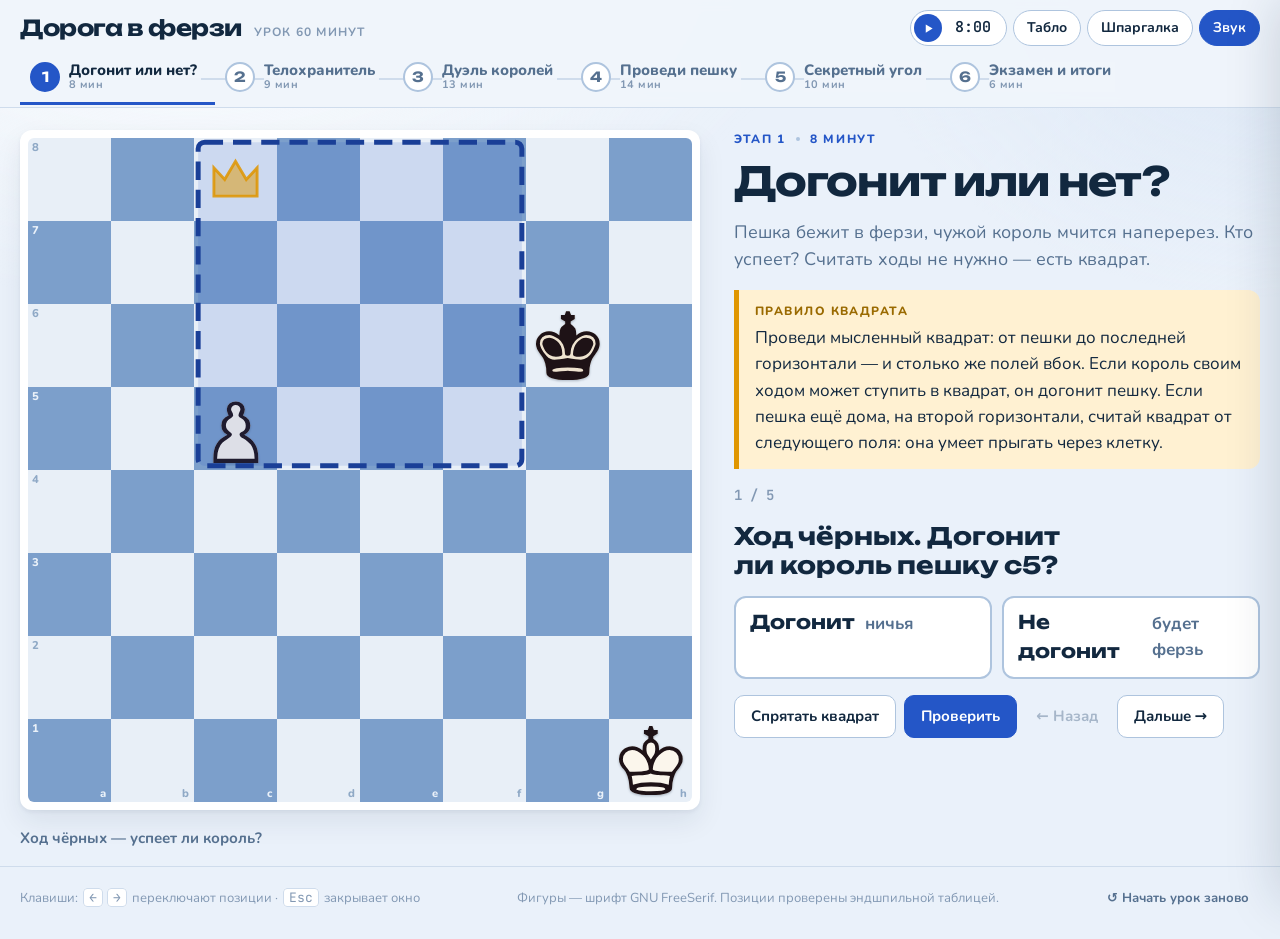
<file: zvezdnaya-akademiya/lessons/02-doroga-v-ferzi.html>
<!DOCTYPE html>
<html lang="ru">
<head>
<meta charset="utf-8">
<meta name="viewport" content="width=device-width, initial-scale=1">
<script>
/* Academy bridge: lets a lesson running inside «Звёздная академия» report stars per student.
   Standalone (no academy) the lesson behaves exactly as before: window.Academy.on === false. */
(function () {
  var L = 'L02';
  var embed = false;
  try { embed = !!window.ACADEMY_EMBED || /[?&]academy=1/.test(location.search); } catch (e) { embed = false; }
  if (embed && window.parent === window) embed = false;
  var roster = [], tablo = {}, subs = [];
  function post(m) { m.__academy = 1; m.lesson = L; try { window.parent.postMessage(m, '*'); } catch (e) { /* parent unreachable */ } }
  function emit() { subs.slice().forEach(function (f) { try { f(); } catch (e) { /* listener error */ } }); }
  var A = {
    on: embed,
    lesson: L,
    roster: function () { return roster; },
    tablo: function () { return tablo; },
    onRoster: function (f) { subs.push(f); },
    /* key: chapter id for 'best' (keeps the student's best result), or null for 'add' (adds up) */
    reward: function (key, n, label, mode) {
      if (!embed) return;
      n = Math.round(+n || 0); if (n <= 0) return;
      post({ type: 'reward', key: key, n: n, label: String(label || ''), mode: mode || 'best' });
    },
    points: function (id, d) {
      if (!embed) return;
      var was = tablo[id] || 0, now = Math.max(0, was + (Math.round(+d) || 0));
      if (now === was) return;
      tablo[id] = now; emit();
      post({ type: 'points', student: id, d: now - was });
    },
    addStudent: function (name) { if (embed) post({ type: 'add-student', name: String(name || '').slice(0, 40) }); },
    rename: function (id, name) { if (embed) post({ type: 'rename', student: id, name: String(name || '').slice(0, 40) }); },
    download: function (filename, data) { if (embed) post({ type: 'download', filename: filename, data: data }); },
    scores: function () {
      return {
        list: function () { return roster.map(function (s) { return { id: s.id, n: s.name, s: tablo[s.id] || 0 }; }); },
        sorted: function () { return this.list().sort(function (a, b) { return b.s - a.s; }); },
        isExample: function () { return false; },
        add: function (n) { A.addStudent(n); },
        inc: function (id, d) { A.points(id, d); },
        rename: function (id, n) { var r = roster.find(function (x) { return x.id === id; }); if (r) r.name = n; A.rename(id, n); },
        remove: function () {}, zero: function () {}, clear: function () {},
        on: function (f) { subs.push(function () { f(); }); }
      };
    }
  };
  window.Academy = A;
  if (!embed) return;
  document.documentElement.classList.add('academy');
  var st = document.createElement('style');
  st.textContent = '.academy #sc-zero,.academy #sc-clear,.academy .sc-row .x{display:none!important}.academy .sc-row{grid-template-columns:22px 1fr auto auto auto!important}';
  (document.head || document.documentElement).appendChild(st);
  window.addEventListener('message', function (e) {
    var d = e.data;
    if (!d || !d.__academy || e.source !== window.parent) return;
    if (d.type === 'roster') { roster = Array.isArray(d.students) ? d.students : []; tablo = d.tablo || {}; emit(); }
  });
  post({ type: 'hello' });
})();
</script>
<title>Дорога в ферзи</title>
<meta name="description" content="Интерактивный урок шахмат для 8–9 лет: правило квадрата, оппозиция и тренажёр «проведи пешку» против безошибочного компьютера.">
<link rel="preconnect" href="https://fonts.googleapis.com">
<link rel="preconnect" href="https://fonts.gstatic.com" crossorigin>
<link href="https://fonts.googleapis.com/css2?family=Nunito:wght@400;600;700;800&family=Unbounded:wght@600;700&family=JetBrains+Mono:wght@400;600&display=swap" rel="stylesheet">
<style>[hidden]{display:none!important}</style>
</head>
<body>
<style>
:root {
  --sky: #eaf1fa;
  --sky-2: #dde8f6;
  --paper: #ffffff;
  --ink: #12283f;
  --muted: #55708f;
  --faint: #8298b3;
  --line: #cfdcec;
  --line-2: #aec4de;
  --blue: #2456c7;
  --blue-dk: #1a3f97;
  --blue-soft: #e3ebfd;
  --gold: #e09600;
  --gold-soft: #fff1d2;
  --green: #17855a;
  --green-soft: #ddf3e8;
  --coral: #d34228;
  --coral-soft: #fde4de;
  --sq-l: #e8eff7;
  --sq-d: #7c9fcb;
  --f-display: 'Unbounded', 'Rubik', 'Trebuchet MS', system-ui, sans-serif;
  --f-body: 'Nunito', 'Segoe UI', system-ui, -apple-system, sans-serif;
  --f-mono: 'JetBrains Mono', 'PT Mono', ui-monospace, Menlo, Consolas, monospace;
  --r: 12px;
  --shadow: 0 2px 4px rgba(18, 40, 63, .06), 0 12px 28px rgba(18, 40, 63, .08);
  color-scheme: light;
}
* { box-sizing: border-box; }
[hidden] { display: none !important; }
html, body { background: var(--sky); color: var(--ink); }
body {
  margin: 0; font-family: var(--f-body); font-size: 17px; line-height: 1.55;
  -webkit-font-smoothing: antialiased;
  background:
    radial-gradient(900px 500px at 15% -5%, #fdfefe, transparent 70%),
    radial-gradient(700px 500px at 100% 0%, var(--sky-2), transparent 60%),
    var(--sky);
  min-height: 100vh;
}
button, input, textarea { font: inherit; color: inherit; }
a { color: var(--blue); text-underline-offset: 3px; }
a:hover { color: var(--blue-dk); }
:focus-visible { outline: 3px solid var(--blue); outline-offset: 2px; border-radius: 4px; }

/* ---------- header + road ---------- */
.top {
  position: sticky; top: 0; z-index: 30;
  display: grid; grid-template-columns: auto minmax(0, 1fr); grid-template-areas: "brand tools" "road road";
  align-items: center; gap: 8px 18px; padding: 10px 20px 0;
  background: rgba(240, 245, 251, .95); border-bottom: 1px solid var(--line); backdrop-filter: blur(6px);
}
.brand { grid-area: brand; display: flex; align-items: baseline; gap: 12px; }
.brand-name { font-family: var(--f-display); font-weight: 700; font-size: 22px; letter-spacing: -.02em; color: var(--ink); }
.brand-sub { font-size: 12px; color: var(--faint); text-transform: uppercase; letter-spacing: .1em; font-weight: 700; }
.tools { grid-area: tools; display: flex; align-items: center; justify-content: flex-end; gap: 6px; flex-wrap: wrap; }
.road { grid-area: road; display: flex; gap: 0; overflow-x: auto; scrollbar-width: none; min-width: 0; padding-bottom: 2px; }
.road::-webkit-scrollbar { display: none; }
.step {
  appearance: none; border: 0; background: transparent; cursor: pointer; position: relative;
  display: flex; align-items: center; gap: 9px; padding: 8px 14px 10px 10px; white-space: nowrap; color: var(--muted);
  border-bottom: 3px solid transparent; font-family: inherit;
}
.step::before { content: ""; position: absolute; left: 0; right: 0; top: 24px; height: 2px; background: var(--line); z-index: 0; }
.step:first-child::before { left: 50%; }
.step:last-child::before { right: 50%; }
.step .n {
  position: relative; z-index: 1; width: 30px; height: 30px; flex: none; border-radius: 50%;
  display: grid; place-items: center; background: var(--paper); border: 2px solid var(--line-2);
  font-family: var(--f-display); font-weight: 700; font-size: 14px; color: var(--muted);
}
.step .t { position: relative; z-index: 1; display: flex; flex-direction: column; line-height: 1.15; text-align: left; background: rgba(240,245,251,.95); padding-right: 4px; }
.step .t b { font-size: 15px; font-weight: 800; color: inherit; }
.step .t span { font-size: 11px; color: var(--faint); font-weight: 700; letter-spacing: .04em; }
.step:hover { color: var(--ink); }
.step:hover .n { border-color: var(--blue); }
.step[aria-current="true"] { color: var(--ink); border-bottom-color: var(--blue); }
.step[aria-current="true"] .n { background: var(--blue); border-color: var(--blue); color: #fff; }
.step.done .n { background: var(--green-soft); border-color: var(--green); color: var(--green); }

.tbtn { appearance: none; border: 1.5px solid var(--line-2); background: var(--paper); color: var(--ink); border-radius: 999px; padding: 6px 13px; font-size: 14px; font-weight: 700; cursor: pointer; white-space: nowrap; }
.tbtn:hover { border-color: var(--blue); color: var(--blue); }
.tbtn[aria-pressed="true"] { background: var(--blue); border-color: var(--blue); color: #fff; }
.clock { display: flex; align-items: center; gap: 6px; padding: 3px 8px 3px 3px; border: 1.5px solid var(--line-2); border-radius: 999px; background: var(--paper); }
.clock button { width: 28px; height: 28px; border-radius: 50%; border: 0; background: var(--blue); color: #fff; cursor: pointer; display: grid; place-items: center; }
.clock button svg { width: 11px; height: 11px; }
.clock-time { font-family: var(--f-mono); font-size: 15px; font-variant-numeric: tabular-nums; min-width: 50px; text-align: center; font-weight: 600; }
.clock-time.over { color: var(--coral); }

/* ---------- stage ---------- */
main { padding: 22px 20px 10px; }
.act[hidden] { display: none !important; }
.stage { --board: min(calc(100vh - 215px), calc(100vw - 600px), 720px); display: grid; grid-template-columns: var(--board) minmax(0, 1fr); gap: 34px; align-items: start; max-width: 1400px; margin: 0 auto; }
.scene { display: flex; flex-direction: column; gap: 12px; min-width: 0; }
.board-frame { width: var(--board); max-width: 100%; aspect-ratio: 1; padding: 8px; border-radius: var(--r); background: var(--paper); box-shadow: var(--shadow); }
.status { display: flex; flex-wrap: wrap; gap: 8px; align-items: center; min-height: 34px; }
.chip-v { display: inline-flex; align-items: center; gap: 7px; padding: 5px 12px; border-radius: 999px; font-weight: 800; font-size: 15px; border: 1.5px solid; }
.chip-v .dot { width: 9px; height: 9px; border-radius: 50%; background: currentColor; }
.chip-v.win { color: var(--green); border-color: var(--green); background: var(--green-soft); }
.chip-v.draw { color: var(--blue); border-color: var(--blue); background: var(--blue-soft); }
.chip-turn { font-size: 15px; color: var(--muted); font-weight: 700; }
.chip-opp { font-size: 14px; color: var(--gold); background: var(--gold-soft); border: 1.5px solid var(--gold); border-radius: 999px; padding: 4px 11px; font-weight: 800; }
.libretto { display: flex; flex-direction: column; gap: 16px; min-width: 0; max-width: 620px; }
.eyebrow { margin: 0; font-size: 12px; letter-spacing: .14em; text-transform: uppercase; color: var(--blue); font-weight: 800; display: flex; gap: 10px; align-items: center; }
.eyebrow .dot-sep { width: 4px; height: 4px; border-radius: 50%; background: var(--line-2); }
.act-title { margin: -6px 0 0; font-family: var(--f-display); font-weight: 700; font-size: 40px; line-height: 1.1; letter-spacing: -.03em; text-wrap: balance; }
.lead { margin: 0; font-size: 18px; color: var(--muted); max-width: 60ch; }
.lead b, .text b { color: var(--ink); font-weight: 800; }
.text { margin: 0; max-width: 62ch; }
.label { font-size: 12px; letter-spacing: .12em; text-transform: uppercase; color: var(--faint); font-weight: 800; margin: 0 0 6px; }
.row { display: flex; gap: 8px; flex-wrap: wrap; align-items: center; }

.rule-card { border-left: 5px solid var(--gold); background: var(--gold-soft); border-radius: 0 var(--r) var(--r) 0; padding: 12px 16px; display: grid; gap: 4px; }
.rule-card .label { color: #9a6a00; margin: 0; }
.rule-card p { margin: 0; }
.fact { font-size: 15px; color: var(--muted); border-top: 1px dashed var(--line-2); padding-top: 10px; }
.fact b { color: var(--ink); }

.btn { appearance: none; border: 1.5px solid var(--line-2); background: var(--paper); color: var(--ink); padding: 9px 16px; border-radius: 10px; cursor: pointer; font-size: 15px; font-weight: 700; display: inline-flex; align-items: center; gap: 8px; transition: background .15s, border-color .15s, color .15s; }
.btn:hover { border-color: var(--blue); color: var(--blue); }
.btn.primary { background: var(--blue); border-color: var(--blue); color: #fff; }
.btn.primary:hover { background: var(--blue-dk); border-color: var(--blue-dk); color: #fff; }
.btn.ghost { border-color: transparent; background: transparent; color: var(--muted); padding-inline: 10px; }
.btn.ghost:hover { color: var(--blue); }
.btn:disabled { opacity: .45; cursor: default; }
.btn.armed, .btn.armed:hover { border-color: var(--coral); color: var(--coral); }
.btn svg { width: 15px; height: 15px; flex: none; }

.tabs { display: flex; gap: 6px; flex-wrap: wrap; }
.tab { appearance: none; border: 1.5px solid var(--line-2); background: var(--paper); border-radius: 999px; padding: 6px 14px; font-size: 14px; font-weight: 800; cursor: pointer; color: var(--muted); }
.tab:hover { border-color: var(--blue); color: var(--blue); }
.tab[aria-current="true"] { background: var(--blue); border-color: var(--blue); color: #fff; }
.tab.done { border-color: var(--green); color: var(--green); background: var(--green-soft); }
.tab.done[aria-current="true"] { background: var(--green); color: #fff; }

.feedback { min-height: 50px; padding: 12px 14px; border-radius: var(--r); border: 1.5px solid var(--line); background: var(--paper); color: var(--muted); font-size: 16px; display: flex; gap: 12px; align-items: flex-start; }
.feedback .fb-mark { flex: none; width: 24px; height: 24px; border-radius: 50%; display: grid; place-items: center; font-size: 14px; font-weight: 800; background: var(--sky-2); color: var(--muted); }
.feedback .fb-body { flex: 1; }
.feedback[data-type="ok"] { border-color: var(--green); background: var(--green-soft); color: var(--ink); }
.feedback[data-type="ok"] .fb-mark { background: var(--green); color: #fff; }
.feedback[data-type="bad"] { border-color: var(--coral); background: var(--coral-soft); color: var(--ink); }
.feedback[data-type="bad"] .fb-mark { background: var(--coral); color: #fff; }
.feedback[data-type="warn"] { border-color: var(--gold); background: var(--gold-soft); color: var(--ink); }
.feedback[data-type="warn"] .fb-mark { background: var(--gold); color: #fff; }
.shake { animation: shake .35s; }
@keyframes shake { 20% { transform: translateX(-5px); } 45% { transform: translateX(5px); } 70% { transform: translateX(-3px); } 100% { transform: none; } }

.vote { display: flex; gap: 10px; flex-wrap: wrap; }
.vote-card { flex: 1 1 150px; border: 2px solid var(--line-2); border-radius: var(--r); padding: 10px 14px; background: var(--paper); display: flex; gap: 10px; align-items: baseline; color: var(--muted); font-weight: 700; }
.vote-card b { font-family: var(--f-display); font-size: 19px; color: var(--ink); font-weight: 700; }
.vote-card.win { border-color: var(--green); background: var(--green-soft); }
.vote-card.win b { color: var(--green); }
.vote-card.lose { opacity: .45; }
.reveal { display: grid; gap: 10px; }
.reveal[hidden] { display: none; }
.verdict { margin: 0; font-family: var(--f-display); font-weight: 700; font-size: 30px; line-height: 1.1; }
.verdict.yes { color: var(--green); }
.verdict.no { color: var(--coral); }

.award { display: flex; gap: 6px; flex-wrap: wrap; align-items: center; font-size: 14px; color: var(--faint); font-weight: 700; }
.chip { appearance: none; border: 1.5px solid var(--line-2); background: var(--paper); color: var(--ink); border-radius: 999px; padding: 4px 12px; font-size: 14px; font-weight: 700; cursor: pointer; }
.chip:hover { border-color: var(--blue); }
.chip.flash { background: var(--gold); border-color: var(--gold); color: #3a2600; }

.notes { display: none; border: 2px dashed var(--line-2); border-radius: var(--r); padding: 12px 14px; font-size: 15px; color: var(--muted); background: rgba(255,255,255,.6); }
.notes .label { color: var(--blue); }
.notes ul { margin: 0; padding-left: 18px; display: grid; gap: 4px; }
body.show-notes .notes { display: block; }

/* ---------- board ---------- */
.board { position: relative; width: 100%; height: 100%; display: grid; grid-template-columns: repeat(8, 1fr); grid-template-rows: repeat(8, 1fr); user-select: none; -webkit-user-select: none; touch-action: none; border-radius: 6px; overflow: hidden; }
.sq { position: relative; display: grid; place-items: center; }
.sq.l { background: var(--sq-l); }
.sq.d { background: var(--sq-d); }
.sq.last::before, .sq.sel::before, .sq.check::before, .sq.hint::before, .sq[data-mark]:not([data-mark=""])::before { content: ""; position: absolute; inset: 0; pointer-events: none; }
.sq.last::before { background: rgba(224, 150, 0, .35); }
.sq.sel::before { background: rgba(36, 86, 199, .35); }
.sq.check::before { background: radial-gradient(circle, rgba(211, 66, 40, .9) 0%, rgba(211, 66, 40, .5) 40%, rgba(211, 66, 40, 0) 72%); }
.sq.hint::before { box-shadow: inset 0 0 0 4px var(--green); animation: pulse 1.1s ease-in-out infinite; }
@keyframes pulse { 50% { box-shadow: inset 0 0 0 7px rgba(23, 133, 90, .55); } }
.sq[data-mark="key"]::before { box-shadow: inset 0 0 0 4px var(--gold); }
.sq[data-mark="bad"]::before { box-shadow: inset 0 0 0 4px var(--coral); }
.sq[data-mark="good"]::before { box-shadow: inset 0 0 0 4px var(--green); }
.sq.dot::after { content: ""; position: absolute; width: 28%; height: 28%; border-radius: 50%; background: rgba(18, 40, 63, .28); pointer-events: none; }
.sq.cap::after { content: ""; position: absolute; inset: 4%; border-radius: 50%; border: 5px solid rgba(18, 40, 63, .24); pointer-events: none; }
.sq.xdot::after { content: ""; position: absolute; width: 22%; height: 22%; border-radius: 50%; background: rgba(18, 40, 63, .38); pointer-events: none; }
.co { position: absolute; font-weight: 800; font-size: clamp(9px, 1.25vmin, 13px); line-height: 1; pointer-events: none; z-index: 1; }
.sq.l .co { color: #8fa9c6; }
.sq.d .co { color: #eaf1f9; }
.co-r { top: 4px; left: 4px; }
.co-f { bottom: 3px; right: 5px; }
.pc { width: 96%; height: 96%; position: relative; z-index: 2; pointer-events: none; filter: drop-shadow(0 1.5px 1px rgba(18, 40, 63, .28)); }
.pc.anim { transition: transform .2s cubic-bezier(.3, .7, .4, 1); }
.pc.lift { opacity: .3; }
.drag-ghost { position: fixed; z-index: 100; pointer-events: none; transform: translate(-50%, -50%) scale(1.08); filter: drop-shadow(0 8px 10px rgba(18,40,63,.35)); }
.board .ov { position: absolute; inset: 0; width: 100%; height: 100%; pointer-events: none; z-index: 3; }
.promo { position: absolute; inset: 0; z-index: 5; background: rgba(18, 40, 63, .45); display: grid; place-items: center; }
.promo-box { display: flex; gap: 8px; padding: 10px; background: var(--paper); border: 2px solid var(--blue); border-radius: var(--r); box-shadow: var(--shadow); }
.promo-box button { width: clamp(52px, 11vmin, 84px); aspect-ratio: 1; border: 1.5px solid var(--line-2); border-radius: 8px; background: var(--sq-l); cursor: pointer; display: grid; place-items: center; padding: 4px; position: relative; }
.promo-box button:hover { border-color: var(--blue); }
.promo-box button span { position: absolute; bottom: 2px; right: 5px; font-size: 12px; font-weight: 800; color: var(--muted); }
.promo-box svg { width: 100%; height: 100%; }

/* ---------- exam / podium / links ---------- */
.exam-count { font-family: var(--f-mono); font-size: 14px; color: var(--faint); font-weight: 600; }
.ask { margin: 0; font-family: var(--f-display); font-weight: 700; font-size: 24px; line-height: 1.2; text-wrap: balance; }
.podium { width: var(--board); max-width: 100%; display: grid; gap: 10px; }
.pod-row { display: grid; grid-template-columns: 54px 1fr auto; gap: 14px; align-items: center; padding: 14px 18px; border-radius: var(--r); background: var(--paper); border: 1.5px solid var(--line); box-shadow: var(--shadow); }
.pod-row .pr-place { font-family: var(--f-display); font-weight: 700; font-size: 32px; color: var(--blue); text-align: center; line-height: 1; }
.pod-row .pr-name { font-size: 21px; font-weight: 800; }
.pod-row .pr-title { font-size: 12px; letter-spacing: .1em; text-transform: uppercase; color: var(--faint); font-weight: 800; }
.pod-row .pr-score { font-family: var(--f-mono); font-size: 26px; font-variant-numeric: tabular-nums; color: var(--gold); font-weight: 600; }
.pod-row.first { border-color: var(--gold); background: var(--gold-soft); }
.pod-rest { font-size: 15px; color: var(--muted); padding: 2px 4px; margin: 0; }
.links { margin: 0; padding: 0; list-style: none; display: grid; gap: 10px; }
.links li { display: grid; gap: 2px; }
.links .ln-note { font-size: 14px; color: var(--faint); }
details.pgn { border: 1.5px solid var(--line); border-radius: var(--r); padding: 10px 14px; background: var(--paper); }
details.pgn summary { cursor: pointer; font-weight: 800; }
details.pgn textarea { width: 100%; height: 150px; margin-top: 10px; background: var(--sky); border: 1px solid var(--line); border-radius: 8px; padding: 8px; font-family: var(--f-mono); font-size: 12px; color: var(--muted); resize: vertical; }
.qs { margin: 0; padding-left: 20px; display: grid; gap: 6px; }

/* ---------- drawer / modal ---------- */
.drawer { position: fixed; top: 0; right: 0; bottom: 0; width: min(380px, 100vw); z-index: 60; background: var(--paper); border-left: 1px solid var(--line); box-shadow: -20px 0 50px rgba(18,40,63,.18); transform: translateX(105%); transition: transform .25s ease; display: flex; flex-direction: column; }
.drawer.open { transform: none; }
.drawer-head { display: flex; align-items: center; justify-content: space-between; padding: 16px 18px; border-bottom: 1px solid var(--line); }
.drawer-head h2 { margin: 0; font-family: var(--f-display); font-weight: 700; font-size: 22px; }
.drawer-body { padding: 14px 18px; overflow-y: auto; display: grid; gap: 10px; align-content: start; }
.sc-row { display: grid; grid-template-columns: 22px 1fr auto auto auto auto; gap: 6px; align-items: center; }
.sc-row .sc-rank { font-family: var(--f-mono); font-size: 13px; color: var(--faint); text-align: right; }
.sc-row input { min-width: 0; padding: 6px 8px; border-radius: 8px; border: 1.5px solid var(--line); background: var(--paper); }
.sc-row .sc-score { font-family: var(--f-mono); font-size: 18px; min-width: 30px; text-align: center; font-variant-numeric: tabular-nums; color: var(--gold); font-weight: 600; }
.icon-btn { appearance: none; width: 30px; height: 30px; border-radius: 8px; border: 1.5px solid var(--line-2); background: var(--paper); color: var(--ink); cursor: pointer; display: grid; place-items: center; font-size: 17px; line-height: 1; }
.icon-btn:hover { border-color: var(--blue); color: var(--blue); }
.icon-btn.x { border-color: transparent; color: var(--faint); }
.sc-add { display: flex; gap: 6px; }
.sc-add input { flex: 1; min-width: 0; padding: 8px 10px; border-radius: 8px; border: 1.5px solid var(--line-2); }
.sc-note { font-size: 13px; color: var(--faint); margin: 0; }
.scrim { position: fixed; inset: 0; background: rgba(18, 40, 63, .28); z-index: 55; }
.scrim[hidden] { display: none; }
.modal { position: fixed; inset: 0; z-index: 80; display: grid; place-items: center; background: rgba(18, 40, 63, .55); padding: 20px; }
.modal[hidden] { display: none; }
.modal-box { width: min(560px, 100%); border-radius: 18px; background: var(--paper); padding: 28px; text-align: center; display: grid; gap: 12px; box-shadow: 0 30px 80px rgba(18,40,63,.35); border-top: 8px solid var(--gold); }
.modal-box .m-eyebrow { font-size: 12px; letter-spacing: .16em; text-transform: uppercase; color: var(--gold); margin: 0; font-weight: 800; }
.modal-box .m-title { font-family: var(--f-display); font-weight: 700; font-size: clamp(28px, 6vw, 40px); margin: 0; line-height: 1.1; }
.modal-box p { margin: 0 auto; max-width: 48ch; color: var(--muted); }
#confetti { position: fixed; inset: 0; width: 100%; height: 100%; pointer-events: none; z-index: 90; }
.foot { max-width: 1400px; margin: 0 auto; padding: 16px 20px 26px; color: var(--faint); font-size: 13px; display: flex; gap: 10px 18px; flex-wrap: wrap; justify-content: space-between; align-items: center; border-top: 1px solid var(--line); }
.foot .btn { padding: 4px 10px; font-size: 13px; }
.foot .keys span { font-family: var(--f-mono); border: 1px solid var(--line); border-radius: 4px; padding: 0 5px; margin: 0 2px; background: var(--paper); }

@media (max-width: 1100px) {
  .stage { --board: min(calc(100vh - 215px), calc(100vw - 470px), 620px); gap: 24px; }
  .act-title { font-size: 34px; }
}
@media (max-width: 880px) {
  .stage { --board: min(100%, 600px); grid-template-columns: minmax(0, 1fr); }
  .board-frame, .podium { width: 100%; max-width: 600px; margin-inline: auto; }
  .top { grid-template-columns: minmax(0, 1fr); grid-template-areas: "brand" "tools" "road"; gap: 8px; padding: 8px 16px 0; }
  .tools { justify-content: flex-start; }
  main { padding: 16px 16px 8px; }
  .libretto { max-width: none; }
}
@media (max-width: 480px) {
  body { font-size: 16px; }
  .act-title { font-size: 28px; }
  .ask { font-size: 20px; }
  .brand-sub { display: none; }
  .tbtn { padding: 5px 10px; font-size: 13px; }
  .board-frame { padding: 5px; }
  .step { padding: 6px 10px 8px 8px; }
  .step .t b { font-size: 14px; }
}
@media (prefers-reduced-motion: reduce) { *, *::before, *::after { animation: none !important; transition: none !important; } }

</style>
<header class="top">
  <div class="brand"><span class="brand-name">Дорога в ферзи</span><span class="brand-sub">урок 60 минут</span></div>
  <nav class="road" id="road" aria-label="Этапы урока"></nav>
  <div class="tools">
    <div class="clock" title="Сколько времени осталось на этап">
      <button type="button" id="clock-toggle" aria-label="Запустить таймер этапа"></button>
      <span class="clock-time" id="clock-time">8:00</span>
    </div>
    <button class="tbtn" type="button" id="btn-score" aria-haspopup="dialog">Табло<span id="leader"></span></button>
    <button class="tbtn" type="button" id="btn-notes" aria-pressed="false" title="Подсказки для учителя — выключите перед демонстрацией экрана">Шпаргалка</button>
    <button class="tbtn" type="button" id="btn-sound" aria-pressed="true">Звук</button>
  </div>
</header>

<main>
  <!-- 1. Квадрат -->
  <section class="act" id="act-square">
    <div class="stage">
      <div class="scene">
        <div class="board-frame"><div class="board" id="board-square"></div></div>
        <div class="status" id="square-status"></div>
      </div>
      <div class="libretto">
        <p class="eyebrow"><span>Этап 1</span><span class="dot-sep"></span><span>8 минут</span></p>
        <h1 class="act-title">Догонит или нет?</h1>
        <p class="lead">Пешка бежит в ферзи, чужой король мчится наперерез. Кто успеет? Считать ходы не нужно — есть квадрат.</p>
        <div class="rule-card">
          <p class="label">Правило квадрата</p>
          <p id="square-rule"></p>
        </div>
        <span class="exam-count" id="square-count">1 / 5</span>
        <p class="ask" id="square-ask"></p>
        <div class="vote" id="square-vote">
          <div class="vote-card" data-v="1"><b>Догонит</b><span>ничья</span></div>
          <div class="vote-card" data-v="0"><b>Не догонит</b><span>будет ферзь</span></div>
        </div>
        <div class="reveal" id="square-reveal" hidden>
          <p class="verdict" id="square-verdict"></p>
          <p class="text" id="square-explain"></p>
          <div class="award" id="square-award"></div>
        </div>
        <div class="row">
          <button class="btn" type="button" id="square-sq" aria-pressed="false">Показать квадрат</button>
          <button class="btn primary" type="button" id="square-check">Проверить</button>
          <button class="btn ghost" type="button" id="square-prev">← Назад</button>
          <button class="btn" type="button" id="square-next">Дальше →</button>
        </div>
        <div class="notes">
          <p class="label">Шпаргалка</p>
          <ul>
            <li>Дети голосуют в чате: «Д» — догонит, «Н» — не догонит. Первый верный ответ — очко.</li>
            <li>Сначала «Показать квадрат», потом «Проверить»: доска сама проигрывает погоню до конца.</li>
            <li>Главная мысль третьей позиции: одно и то же, но ход белых — и квадрат уже другой.</li>
            <li>Ответы: 1 догонит · 2 нет · 3 нет · 4 догонит · 5 нет.</li>
          </ul>
        </div>
      </div>
    </div>
  </section>

  <!-- 2. Телохранитель -->
  <section class="act" id="act-guard" hidden>
    <div class="stage">
      <div class="scene">
        <div class="board-frame"><div class="board" id="board-guard"></div></div>
        <div class="status" id="guard-status"></div>
      </div>
      <div class="libretto">
        <p class="eyebrow"><span>Этап 2</span><span class="dot-sep"></span><span>9 минут</span></p>
        <h1 class="act-title">Телохранитель</h1>
        <p class="lead">Одна пешка до ферзя не добежит: её остановит даже голый король. Значит, пешке нужен свой король — впереди.</p>
        <div class="tabs" id="guard-tabs"></div>
        <h2 class="ask" id="guard-title"></h2>
        <p class="text" id="guard-text"></p>
        <div class="feedback" id="guard-fb"></div>
        <div class="row">
          <button class="btn primary" type="button" id="guard-play">Проиграть до конца</button>
          <button class="btn ghost" type="button" id="guard-reset">↺ Сначала</button>
        </div>
        <div class="rule-card">
          <p class="label">Правило телохранителя</p>
          <p id="guard-rule"></p>
        </div>
        <p class="fact" id="guard-fact"></p>
        <div class="notes">
          <p class="label">Шпаргалка</p>
          <ul>
            <li>Спросите перед показом: «Дойдёт ли пешка сама?» — и только потом нажимайте «Проиграть».</li>
            <li>Во второй позиции подчеркните: король впереди пешки на шестой горизонтали — выигрыш при любом ходе.</li>
            <li>Свяжите с первым этапом: квадрат работает, когда пешка бежит одна. С королём-телохранителем всё иначе.</li>
          </ul>
        </div>
      </div>
    </div>
  </section>

  <!-- 3. Оппозиция -->
  <section class="act" id="act-duel" hidden>
    <div class="stage">
      <div class="scene">
        <div class="board-frame"><div class="board" id="board-duel"></div></div>
        <div class="status" id="duel-status"></div>
      </div>
      <div class="libretto">
        <p class="eyebrow"><span>Этап 3</span><span class="dot-sep"></span><span>13 минут</span></p>
        <h1 class="act-title">Дуэль королей</h1>
        <p class="lead">Короли не могут подойти вплотную — между ними всегда остаётся поле. Тот, кому ходить, вынужден отвернуть и пропустить соперника.</p>
        <div class="rule-card">
          <p class="label">Что такое оппозиция</p>
          <p id="duel-rule"></p>
        </div>
        <div class="tabs" id="duel-tabs"></div>
        <h2 class="ask" id="duel-title"></h2>
        <p class="text" id="duel-text"></p>
        <div class="feedback" id="duel-fb"></div>
        <div class="row">
          <button class="btn" type="button" id="duel-hint">Подсказка</button>
          <button class="btn ghost" type="button" id="duel-solve">Показать решение</button>
          <button class="btn ghost" type="button" id="duel-reset">↺ Заново</button>
        </div>
        <div class="award" id="duel-award" hidden></div>
        <div class="notes">
          <p class="label">Шпаргалка</p>
          <ul>
            <li>Покажите оппозицию руками: два кулака напротив друг друга через ладонь.</li>
            <li>Ключевая мысль: оппозиция нужна не всегда, а в момент, когда короли встретились у пешки.</li>
            <li>В дриллах 2 и 3 правильный ход ровно один — остальные упускают выигрыш, доска это покажет.</li>
            <li>Ответы: 2) Крd5 3) Крd6.</li>
          </ul>
        </div>
      </div>
    </div>
  </section>

  <!-- 4. Тренажёр -->
  <section class="act" id="act-trainer" hidden>
    <div class="stage">
      <div class="scene">
        <div class="board-frame"><div class="board" id="board-trainer"></div></div>
        <div class="status" id="trainer-status"></div>
      </div>
      <div class="libretto">
        <p class="eyebrow"><span>Этап 4</span><span class="dot-sep"></span><span>14 минут</span></p>
        <h1 class="act-title">Проведи пешку</h1>
        <p class="lead" id="trainer-rule"></p>
        <div class="tabs" id="trainer-tabs"></div>
        <h2 class="ask" id="trainer-title"></h2>
        <p class="text" id="trainer-text"></p>
        <div class="feedback" id="trainer-fb"></div>
        <div class="row">
          <button class="btn" type="button" id="trainer-hint">Подсказка</button>
          <button class="btn ghost" type="button" id="trainer-solve">Показать решение</button>
          <button class="btn ghost" type="button" id="trainer-reset">↺ Заново</button>
        </div>
        <div class="award" id="trainer-award" hidden></div>
        <div class="notes">
          <p class="label">Шпаргалка</p>
          <ul>
            <li>Класс диктует ходы в чат, вы двигаете фигуры на доске. Очко — тому, чей ход оказался верным.</li>
            <li>Компьютер защищается идеально: если выигрыш упущен, доска сама вернёт ход и объяснит ошибку.</li>
            <li>Уровень 3 длинный — ведите его вместе, вслух повторяя: «король впереди, оппозиция, и только потом пешка».</li>
          </ul>
        </div>
      </div>
    </div>
  </section>

  <!-- 5. Крайняя пешка -->
  <section class="act" id="act-corner" hidden>
    <div class="stage">
      <div class="scene">
        <div class="board-frame"><div class="board" id="board-corner"></div></div>
        <div class="status" id="corner-status"></div>
      </div>
      <div class="libretto">
        <p class="eyebrow"><span>Этап 5</span><span class="dot-sep"></span><span>10 минут</span></p>
        <h1 class="act-title">Секретный угол</h1>
        <p class="lead">У крайней пешки — своя тайна. Против неё спасает даже одинокий король, если успеет добежать до угла.</p>
        <div class="tabs" id="corner-tabs"></div>
        <h2 class="ask" id="corner-title"></h2>
        <p class="text" id="corner-text"></p>
        <div class="feedback" id="corner-fb"></div>
        <div class="row">
          <button class="btn primary" type="button" id="corner-play">Проиграть до конца</button>
          <button class="btn" type="button" id="corner-hint">Подсказка</button>
          <button class="btn ghost" type="button" id="corner-solve">Показать решение</button>
          <button class="btn ghost" type="button" id="corner-reset">↺ Заново</button>
        </div>
        <div class="rule-card">
          <p class="label">Правило угла</p>
          <p id="corner-rule"></p>
        </div>
        <div class="award" id="corner-award" hidden></div>
        <div class="notes">
          <p class="label">Шпаргалка</p>
          <ul>
            <li>Начните с пата: пусть дети сами скажут, почему это не мат и не победа.</li>
            <li>В дриллах ученики играют чёрными — задача не выиграть, а спастись. Для восьмилеток это новая роль, подчеркните её.</li>
            <li>Последняя вкладка — контраст: король опоздал, и та же пешка проходит.</li>
            <li>Ответы: дрилл 1 — курс на g8/h8; дрилл 2 — только Крd7.</li>
          </ul>
        </div>
      </div>
    </div>
  </section>

  <!-- 6. Экзамен -->
  <section class="act" id="act-exam" hidden>
    <div class="stage">
      <div class="scene">
        <div class="board-frame"><div class="board" id="board-exam"></div></div>
        <div class="status" id="exam-status"></div>
      </div>
      <div class="libretto">
        <p class="eyebrow"><span>Этап 6</span><span class="dot-sep"></span><span>6 минут</span></p>
        <h1 class="act-title">Экзамен и итоги</h1>
        <p class="lead">Четыре позиции — по одной на каждое правило. Выигрыш или ничья? Отвечаем в чат.</p>
        <span class="exam-count" id="exam-count">1 / 4</span>
        <p class="ask" id="exam-ask"></p>
        <div class="vote" id="exam-vote">
          <div class="vote-card" data-v="1"><b>Выигрыш</b><span>пешка проходит</span></div>
          <div class="vote-card" data-v="0"><b>Ничья</b><span>не провести</span></div>
        </div>
        <div class="reveal" id="exam-reveal" hidden>
          <p class="verdict" id="exam-verdict"></p>
          <p class="text" id="exam-explain"></p>
          <div class="award" id="exam-award"></div>
        </div>
        <div class="row">
          <button class="btn primary" type="button" id="exam-open">Открыть ответ</button>
          <button class="btn" type="button" id="exam-check">Проверить на доске</button>
          <button class="btn ghost" type="button" id="exam-prev">← Назад</button>
          <button class="btn" type="button" id="exam-next">Дальше →</button>
        </div>
        <div id="exam-final" hidden>
          <div class="podium" id="podium" style="width:auto"></div>
          <div style="margin-top:16px">
            <p class="label">Домашнее задание</p>
            <ul class="links">
              <li><a href="https://lichess.org/practice/pawn-endgames/opposition/A4ujYOer" target="_blank" rel="noopener">Оппозиция — тренажёр Lichess</a><span class="ln-note">Пять позиций против компьютера</span></li>
              <li><a href="https://lichess.org/practice/pawn-endgames/key-squares/xebrDvFe" target="_blank" rel="noopener">Ключевые поля — тренажёр Lichess</a><span class="ln-note">Продолжение темы: куда вести короля</span></li>
              <li><a href="https://lichess.org/practice/pawn-endgames/7th-rank-rook-pawn/pt20yRkT" target="_blank" rel="noopener">Крайняя пешка на седьмой — тренажёр Lichess</a><span class="ln-note">Для тех, кому мало</span></li>
              <li><span>Пройти уровень 3 из этапа «Проведи пешку» три раза подряд без единого возврата хода.</span></li>
            </ul>
          </div>
          <div style="margin-top:16px">
            <p class="label">Вопросы залу</p>
            <ol class="qs">
              <li>Куда идёт король: впереди своей пешки или сзади?</li>
              <li>Что такое оппозиция и кому в ней плохо?</li>
              <li>Чем крайняя пешка отличается от всех остальных?</li>
            </ol>
          </div>
          <details class="pgn" style="margin-top:16px">
            <summary>PGN урока для студии Lichess</summary>
            <p class="sc-note">Новая студия → «Добавить главу» → вкладка PGN → вставьте текст: получится по главе на каждую позицию урока с правильной игрой обеих сторон.</p>
            <textarea id="pgn-text" readonly aria-label="PGN урока"></textarea>
            <div class="row"><button class="btn" type="button" id="pgn-copy">Скопировать PGN</button><span class="sc-note" id="pgn-note"></span></div>
          </details>
        </div>
        <div class="notes">
          <p class="label">Шпаргалка</p>
          <ul>
            <li>Ответы: 1 выигрыш · 2 ничья · 3 ничья · 4 выигрыш.</li>
            <li>После каждой позиции — «Проверить на доске»: компьютер играет за обе стороны и показывает итог.</li>
            <li>В конце объявите тройку лидеров и выдайте домашку ссылками.</li>
          </ul>
        </div>
      </div>
    </div>
  </section>
</main>

<footer class="foot">
  <span class="keys">Клавиши: <span>←</span><span>→</span> переключают позиции · <span>Esc</span> закрывает окно</span>
  <span>Фигуры — шрифт GNU FreeSerif. Позиции проверены эндшпильной таблицей.</span>
  <button class="btn ghost" type="button" id="lesson-restart" title="Сбросить весь прогресс урока и очки (имена в табло останутся)">↺ Начать урок заново</button>
</footer>

<div class="scrim" id="scrim" hidden></div>
<aside class="drawer" id="drawer" aria-label="Табло" aria-hidden="true">
  <div class="drawer-head"><h2>Табло</h2><button class="icon-btn" type="button" id="drawer-close" aria-label="Закрыть табло">×</button></div>
  <div class="drawer-body">
    <p class="sc-note" id="sc-note"></p>
    <div id="sc-list" style="display:grid;gap:8px"></div>
    <form class="sc-add" id="sc-add" autocomplete="off">
      <input id="sc-name" placeholder="Имя ученика" aria-label="Имя ученика">
      <button class="btn primary" type="submit">Добавить</button>
    </form>
    <div class="row">
      <button class="btn ghost" type="button" id="sc-zero">Обнулить очки</button>
      <button class="btn ghost" type="button" id="sc-clear">Очистить список</button>
    </div>
  </div>
</aside>

<div class="modal" id="modal" hidden role="dialog" aria-modal="true" aria-labelledby="m-title">
  <div class="modal-box">
    <p class="m-eyebrow" id="m-eyebrow">Пешка дошла</p>
    <p class="m-title" id="m-title"></p>
    <p id="m-text"></p>
    <div class="row" style="justify-content:center"><button class="btn primary" type="button" id="m-close">Дальше</button></div>
  </div>
</div>
<canvas id="confetti" aria-hidden="true"></canvas>

<script>
/* Mini chess core: legal moves, SAN (EN/RU), FEN. Written for this lesson page. */
(function (root) {
  'use strict';
  var FILES = 'abcdefgh';
  var START = 'rnbqkbnr/pppppppp/8/8/8/8/PPPPPPPP/RNBQKBNR w KQkq - 0 1';
  var KN = [[1,2],[2,1],[2,-1],[1,-2],[-1,-2],[-2,-1],[-2,1],[-1,2]];
  var KG = [[1,0],[1,1],[0,1],[-1,1],[-1,0],[-1,-1],[0,-1],[1,-1]];
  var BD = [[1,1],[1,-1],[-1,1],[-1,-1]];
  var RD = [[1,0],[-1,0],[0,1],[0,-1]];
  function sqName(i) { return FILES[i & 7] + ((i >> 3) + 1); }
  function sqIndex(s) { return (s.charCodeAt(0) - 97) + (parseInt(s[1], 10) - 1) * 8; }
  function colorOf(p) { return p ? (p === p.toUpperCase() ? 'w' : 'b') : null; }
  function on(f, r) { return f >= 0 && f < 8 && r >= 0 && r < 8; }

  function Position(fen) { this.load(fen || START); }
  Position.prototype.load = function (fen) {
    var parts = fen.trim().split(/\s+/);
    var rows = parts[0].split('/');
    if (rows.length !== 8) throw new Error('Bad FEN: ' + fen);
    this.board = new Array(64).fill('');
    for (var r = 0; r < 8; r++) {
      var f = 0;
      for (var k = 0; k < rows[r].length; k++) {
        var ch = rows[r][k];
        if (ch >= '1' && ch <= '8') f += +ch;
        else { this.board[(7 - r) * 8 + f] = ch; f++; }
      }
      if (f !== 8) throw new Error('Bad FEN row: ' + rows[r]);
    }
    this.turn = parts[1] || 'w';
    this.castling = parts[2] && parts[2] !== '-' ? parts[2] : '';
    this.ep = parts[3] && parts[3] !== '-' ? sqIndex(parts[3]) : -1;
    this.half = parseInt(parts[4] || '0', 10);
    this.full = parseInt(parts[5] || '1', 10);
    this.hist = [];
    return this;
  };
  Position.prototype.clone = function () { return new Position(this.fen()); };
  Position.prototype.fen = function () {
    var s = '';
    for (var r = 7; r >= 0; r--) {
      var e = 0;
      for (var f = 0; f < 8; f++) {
        var p = this.board[r * 8 + f];
        if (!p) e++; else { if (e) { s += e; e = 0; } s += p; }
      }
      if (e) s += e;
      if (r) s += '/';
    }
    return s + ' ' + this.turn + ' ' + (this.castling || '-') + ' ' + (this.ep >= 0 ? sqName(this.ep) : '-') + ' ' + this.half + ' ' + this.full;
  };
  Position.prototype.get = function (sq) { return this.board[typeof sq === 'string' ? sqIndex(sq) : sq]; };
  Position.prototype.kingSq = function (c) {
    var k = c === 'w' ? 'K' : 'k';
    for (var i = 0; i < 64; i++) if (this.board[i] === k) return i;
    return -1;
  };
  Position.prototype.attacked = function (sq, by) {
    var b = this.board, f = sq & 7, r = sq >> 3, i, d, ff, rr, p;
    var W = by === 'w';
    // pawns
    var pr = W ? r - 1 : r + 1, pp = W ? 'P' : 'p';
    if (on(f - 1, pr) && b[pr * 8 + f - 1] === pp) return true;
    if (on(f + 1, pr) && b[pr * 8 + f + 1] === pp) return true;
    var n = W ? 'N' : 'n', kk = W ? 'K' : 'k';
    for (i = 0; i < 8; i++) {
      ff = f + KN[i][0]; rr = r + KN[i][1];
      if (on(ff, rr) && b[rr * 8 + ff] === n) return true;
      ff = f + KG[i][0]; rr = r + KG[i][1];
      if (on(ff, rr) && b[rr * 8 + ff] === kk) return true;
    }
    var q = W ? 'Q' : 'q', rk = W ? 'R' : 'r', bs = W ? 'B' : 'b';
    for (i = 0; i < 4; i++) {
      d = RD[i]; ff = f + d[0]; rr = r + d[1];
      while (on(ff, rr)) { p = b[rr * 8 + ff]; if (p) { if (p === q || p === rk) return true; break; } ff += d[0]; rr += d[1]; }
      d = BD[i]; ff = f + d[0]; rr = r + d[1];
      while (on(ff, rr)) { p = b[rr * 8 + ff]; if (p) { if (p === q || p === bs) return true; break; } ff += d[0]; rr += d[1]; }
    }
    return false;
  };
  Position.prototype.inCheck = function (c) {
    c = c || this.turn;
    var k = this.kingSq(c);
    return k >= 0 && this.attacked(k, c === 'w' ? 'b' : 'w');
  };
  Position.prototype.pseudo = function () {
    var mv = [], b = this.board, us = this.turn, them = us === 'w' ? 'b' : 'w';
    var s, p, t, f, r, i, d, ff, rr, to, q;
    function pawnAdd(from, to, pc, cap) {
      if ((to >> 3) === 7 || (to >> 3) === 0) {
        ['q', 'r', 'b', 'n'].forEach(function (pr) { mv.push({ from: from, to: to, piece: pc, captured: cap || '', promotion: pr, flags: cap ? 'cp' : 'p' }); });
      } else mv.push({ from: from, to: to, piece: pc, captured: cap || '', flags: cap ? 'c' : 'n' });
    }
    for (s = 0; s < 64; s++) {
      p = b[s]; if (!p || colorOf(p) !== us) continue;
      t = p.toLowerCase(); f = s & 7; r = s >> 3;
      if (t === 'p') {
        var dir = us === 'w' ? 1 : -1, r1 = r + dir;
        if (r1 < 0 || r1 > 7) continue;
        to = r1 * 8 + f;
        if (!b[to]) {
          pawnAdd(s, to, p, '');
          if (r === (us === 'w' ? 1 : 6) && !b[(r + 2 * dir) * 8 + f]) mv.push({ from: s, to: (r + 2 * dir) * 8 + f, piece: p, captured: '', flags: 'b' });
        }
        for (var df = -1; df <= 1; df += 2) {
          ff = f + df; if (ff < 0 || ff > 7) continue;
          to = r1 * 8 + ff; q = b[to];
          if (q && colorOf(q) === them) pawnAdd(s, to, p, q);
          else if (!q && to === this.ep) mv.push({ from: s, to: to, piece: p, captured: us === 'w' ? 'p' : 'P', flags: 'e' });
        }
      } else if (t === 'n' || t === 'k') {
        var offs = t === 'n' ? KN : KG;
        for (i = 0; i < 8; i++) {
          ff = f + offs[i][0]; rr = r + offs[i][1];
          if (!on(ff, rr)) continue;
          to = rr * 8 + ff; q = b[to];
          if (!q) mv.push({ from: s, to: to, piece: p, captured: '', flags: 'n' });
          else if (colorOf(q) === them) mv.push({ from: s, to: to, piece: p, captured: q, flags: 'c' });
        }
      } else {
        var dirs = t === 'b' ? BD : t === 'r' ? RD : BD.concat(RD);
        for (i = 0; i < dirs.length; i++) {
          d = dirs[i]; ff = f + d[0]; rr = r + d[1];
          while (on(ff, rr)) {
            to = rr * 8 + ff; q = b[to];
            if (!q) mv.push({ from: s, to: to, piece: p, captured: '', flags: 'n' });
            else { if (colorOf(q) === them) mv.push({ from: s, to: to, piece: p, captured: q, flags: 'c' }); break; }
            ff += d[0]; rr += d[1];
          }
        }
      }
    }
    // castling
    var c = this.castling;
    if (us === 'w') {
      if (c.indexOf('K') >= 0 && b[4] === 'K' && b[7] === 'R' && !b[5] && !b[6] && !this.attacked(4, 'b') && !this.attacked(5, 'b') && !this.attacked(6, 'b'))
        mv.push({ from: 4, to: 6, piece: 'K', captured: '', flags: 'k' });
      if (c.indexOf('Q') >= 0 && b[4] === 'K' && b[0] === 'R' && !b[1] && !b[2] && !b[3] && !this.attacked(4, 'b') && !this.attacked(3, 'b') && !this.attacked(2, 'b'))
        mv.push({ from: 4, to: 2, piece: 'K', captured: '', flags: 'q' });
    } else {
      if (c.indexOf('k') >= 0 && b[60] === 'k' && b[63] === 'r' && !b[61] && !b[62] && !this.attacked(60, 'w') && !this.attacked(61, 'w') && !this.attacked(62, 'w'))
        mv.push({ from: 60, to: 62, piece: 'k', captured: '', flags: 'k' });
      if (c.indexOf('q') >= 0 && b[60] === 'k' && b[56] === 'r' && !b[57] && !b[58] && !b[59] && !this.attacked(60, 'w') && !this.attacked(59, 'w') && !this.attacked(58, 'w'))
        mv.push({ from: 60, to: 58, piece: 'k', captured: '', flags: 'q' });
    }
    return mv;
  };
  Position.prototype.make = function (m) {
    var b = this.board, us = this.turn;
    var u = { m: m, castling: this.castling, ep: this.ep, half: this.half, full: this.full, cap: b[m.to], epSq: -1 };
    b[m.to] = m.promotion ? (us === 'w' ? m.promotion.toUpperCase() : m.promotion) : b[m.from];
    b[m.from] = '';
    if (m.flags === 'e') { u.epSq = m.to + (us === 'w' ? -8 : 8); b[u.epSq] = ''; }
    if (m.flags === 'k') { if (us === 'w') { b[5] = b[7]; b[7] = ''; } else { b[61] = b[63]; b[63] = ''; } }
    if (m.flags === 'q') { if (us === 'w') { b[3] = b[0]; b[0] = ''; } else { b[59] = b[56]; b[56] = ''; } }
    var c = this.castling;
    if (m.piece === 'K') c = c.replace('K', '').replace('Q', '');
    if (m.piece === 'k') c = c.replace('k', '').replace('q', '');
    [m.from, m.to].forEach(function (sq) {
      if (sq === 0) c = c.replace('Q', ''); if (sq === 7) c = c.replace('K', '');
      if (sq === 56) c = c.replace('q', ''); if (sq === 63) c = c.replace('k', '');
    });
    this.castling = c;
    this.ep = m.flags === 'b' ? (m.from + m.to) >> 1 : -1;
    this.half = (m.piece === 'P' || m.piece === 'p' || u.cap || m.flags === 'e') ? 0 : this.half + 1;
    if (us === 'b') this.full++;
    this.turn = us === 'w' ? 'b' : 'w';
    this.hist.push(u);
  };
  Position.prototype.unmake = function () {
    var u = this.hist.pop(); if (!u) return null;
    var m = u.m, b = this.board;
    this.turn = this.turn === 'w' ? 'b' : 'w';
    var us = this.turn;
    b[m.from] = m.piece; b[m.to] = u.cap;
    if (m.flags === 'e') b[u.epSq] = us === 'w' ? 'p' : 'P';
    if (m.flags === 'k') { if (us === 'w') { b[7] = b[5]; b[5] = ''; } else { b[63] = b[61]; b[61] = ''; } }
    if (m.flags === 'q') { if (us === 'w') { b[0] = b[3]; b[3] = ''; } else { b[56] = b[59]; b[59] = ''; } }
    this.castling = u.castling; this.ep = u.ep; this.half = u.half; this.full = u.full;
    return m;
  };
  Position.prototype.moves = function () {
    var us = this.turn, them = us === 'w' ? 'b' : 'w', out = [], ps = this.pseudo();
    for (var i = 0; i < ps.length; i++) {
      this.make(ps[i]);
      var k = this.kingSq(us);
      if (k >= 0 && !this.attacked(k, them)) out.push(ps[i]);
      this.unmake();
    }
    return out;
  };
  Position.prototype.status = function () {
    var n = this.moves().length, chk = this.inCheck();
    if (n === 0) return chk ? 'mate' : 'stalemate';
    return chk ? 'check' : 'normal';
  };
  Position.prototype.san = function (m, legal) {
    legal = legal || this.moves();
    var s;
    if (m.flags === 'k') s = 'O-O';
    else if (m.flags === 'q') s = 'O-O-O';
    else {
      var T = m.piece.toUpperCase();
      if (T === 'P') {
        s = (m.captured ? FILES[m.from & 7] + 'x' : '') + sqName(m.to);
        if (m.promotion) s += '=' + m.promotion.toUpperCase();
      } else {
        var others = legal.filter(function (o) { return o.piece === m.piece && o.to === m.to && o.from !== m.from; });
        var dis = '';
        if (others.length) {
          var sameFile = others.some(function (o) { return (o.from & 7) === (m.from & 7); });
          var sameRank = others.some(function (o) { return (o.from >> 3) === (m.from >> 3); });
          if (!sameFile) dis = FILES[m.from & 7];
          else if (!sameRank) dis = String((m.from >> 3) + 1);
          else dis = sqName(m.from);
        }
        s = T + dis + (m.captured ? 'x' : '') + sqName(m.to);
      }
    }
    this.make(m);
    var st = this.status();
    this.unmake();
    if (st === 'mate') s += '#'; else if (st === 'check') s += '+';
    return s;
  };
  function normSan(s) {
    return String(s).replace(/[+#!?\s]/g, '').replace(/0/g, 'O').replace(/^([a-h][18])([QRBN])$/, '$1=$2').replace(/^([a-h]x[a-h][18])([QRBN])$/, '$1=$2');
  }
  Position.prototype.findMove = function (x) {
    var legal = this.moves(), i;
    if (typeof x === 'object') {
      for (i = 0; i < legal.length; i++) {
        var m = legal[i];
        if (m.from === x.from && m.to === x.to && (m.promotion || '') === (x.promotion || '')) return m;
      }
      return null;
    }
    var str = String(x).trim();
    if (/^[a-h][1-8][a-h][1-8][qrbn]?$/.test(str)) {
      return this.findMove({ from: sqIndex(str.slice(0, 2)), to: sqIndex(str.slice(2, 4)), promotion: str[4] || '' });
    }
    var want = normSan(str);
    for (i = 0; i < legal.length; i++) if (normSan(this.san(legal[i], legal)) === want) return legal[i];
    return null;
  };
  Position.prototype.play = function (x) {
    var m = this.findMove(x);
    if (!m) return null;
    var s = this.san(m);
    this.make(m);
    return { from: m.from, to: m.to, piece: m.piece, captured: m.captured, promotion: m.promotion || '', flags: m.flags, san: s, uci: sqName(m.from) + sqName(m.to) + (m.promotion || '') };
  };
  Position.prototype.perft = function (d) {
    if (d === 0) return 1;
    var ms = this.moves(), n = 0;
    if (d === 1) return ms.length;
    for (var i = 0; i < ms.length; i++) { this.make(ms[i]); n += this.perft(d - 1); this.unmake(); }
    return n;
  };
  var RU = { K: 'Кр', Q: 'Ф', R: 'Л', B: 'С', N: 'К' };
  function sanToRu(s) {
    if (!s) return s;
    if (s.indexOf('O-O') === 0) return s.replace(/O/g, '0');
    return s.replace(/^([KQRBN])/, function (a) { return RU[a]; })
            .replace('x', ':')
            .replace(/=([QRBN])/, function (a, p) { return RU[p]; });
  }
  var api = { Position: Position, sqName: sqName, sqIndex: sqIndex, colorOf: colorOf, sanToRu: sanToRu, START: START };
  if (typeof module !== 'undefined' && module.exports) module.exports = api;
  else root.ChessCore = api;
})(this);

</script>
<script>
/* King+pawn vs king tablebase: perfect play for both sides.
   Index: ((pawnIdx * 64 + wk) * 64 + bk) * 2 + stm, pawnIdx = file*6 + (rank-1), rank 1..6 (i.e. board ranks 2..7)
   value: 0 = draw or illegal, n > 0 = white (pawn side) wins, n = plies until the pawn promotes safely. */
(function (root) {
  'use strict';
  const SIZE = 48 * 64 * 64 * 2;
  const KING = [[1, 0], [1, 1], [0, 1], [-1, 1], [-1, 0], [-1, -1], [0, -1], [1, -1]];
  const on = (f, r) => f >= 0 && f < 8 && r >= 0 && r < 8;
  const kingMoves = [];
  for (let s = 0; s < 64; s++) {
    const f = s & 7, r = s >> 3, list = [];
    for (const [df, dr] of KING) if (on(f + df, r + dr)) list.push((r + dr) * 8 + f + df);
    kingMoves.push(list);
  }
  const adjacent = (a, b) => Math.abs((a & 7) - (b & 7)) <= 1 && Math.abs((a >> 3) - (b >> 3)) <= 1;
  const pawnIdx = sq => (sq & 7) * 6 + ((sq >> 3) - 1);
  const idx = (wk, bk, pawn, stm) => ((pawnIdx(pawn) * 64 + wk) * 64 + bk) * 2 + stm; // stm: 0 white, 1 black
  const pawnAttacks = p => { const f = p & 7, r = p >> 3, out = []; if (on(f - 1, r + 1)) out.push((r + 1) * 8 + f - 1); if (on(f + 1, r + 1)) out.push((r + 1) * 8 + f + 1); return out; };

  function legal(wk, bk, pawn, stm) {
    if (wk === bk || wk === pawn || bk === pawn) return false;
    if (adjacent(wk, bk)) return false;
    if (stm === 0 && pawnAttacks(pawn).indexOf(bk) >= 0) return false; // black king in check, white to move
    return true;
  }
  // after promotion to a queen on `q`, is KQK winning for white? (draw only if stalemate or the queen falls)
  function queenWins(wk, bk, q) {
    if (adjacent(bk, q) && !adjacent(wk, q)) return false; // black king simply takes the new queen
    // stalemate check: black to move, not in check, no legal king move
    const qf = q & 7, qr = q >> 3, bf = bk & 7, br = bk >> 3;
    const sees = s => {
      const f = s & 7, r = s >> 3;
      if (f !== qf && r !== qr && Math.abs(f - qf) !== Math.abs(r - qr)) return false;
      const df = Math.sign(f - qf), dr = Math.sign(r - qr);
      let cf = qf + df, cr = qr + dr;
      while (cf !== f || cr !== r) { const sq = cr * 8 + cf; if (sq === wk || sq === bk) return false; cf += df; cr += dr; }
      return true;
    };
    const inCheck = sees(bk);
    let moves = 0;
    for (const to of kingMoves[bk]) {
      if (to === wk || adjacent(to, wk)) continue;
      if (to === q) { if (!adjacent(wk, q)) moves++; continue; }
      // is `to` attacked by the queen (with the black king removed from the ray)?
      const f = to & 7, r = to >> 3;
      if (f === qf || r === qr || Math.abs(f - qf) === Math.abs(r - qr)) {
        const df = Math.sign(f - qf), dr = Math.sign(r - qr);
        let cf = qf + df, cr = qr + dr, blocked = false;
        while (cf !== f || cr !== r) { const sq = cr * 8 + cf; if (sq === wk) { blocked = true; break; } cf += df; cr += dr; }
        if (!blocked) continue;
      }
      moves++;
    }
    if (moves === 0 && !inCheck) return false; // stalemate
    return true;
  }
  let val = null;
  function build() {
    if (val) return val;
    val = new Uint8Array(SIZE); // plies to promotion, capped at 254
    const white = [], black = [];
    for (let p = 0; p < 48; p++) {
      const pawn = ((p % 6) + 1) * 8 + ((p / 6) | 0);
      for (let wk = 0; wk < 64; wk++) for (let bk = 0; bk < 64; bk++) {
        if (legal(wk, bk, pawn, 0)) white.push([wk, bk, pawn]);
        if (legal(wk, bk, pawn, 1)) black.push([wk, bk, pawn]);
      }
    }
    // depth 1: white promotes safely
    let depth = 1, changed = true;
    for (const [wk, bk, pawn] of white) {
      if ((pawn >> 3) !== 6) continue;
      const to = pawn + 8;
      if (to === bk || to === wk) continue;
      if (adjacent(bk, to) && !adjacent(wk, to)) { /* queen hangs */ }
      if (queenWins(wk, bk, to)) val[idx(wk, bk, pawn, 0)] = 1;
    }
    while (changed) {
      changed = false;
      depth++;
      // black to move: white wins if every black move leads to a won white-to-move position
      for (const [wk, bk, pawn] of black) {
        const i = idx(wk, bk, pawn, 1);
        if (val[i]) continue;
        let best = 0, any = false, ok = true;
        const att = pawnAttacks(pawn);
        for (const to of kingMoves[bk]) {
          if (to === wk || adjacent(to, wk)) continue;
          if (att.indexOf(to) >= 0) continue; // the king may not step onto a square the pawn attacks
          if (to === pawn) { ok = false; break; } // captures the pawn: draw
          any = true;
          const v = val[idx(wk, to, pawn, 0)];
          if (!v) { ok = false; break; }
          if (v > best) best = v;
        }
        if (!ok) continue;
        if (!any) { // stalemate or mate
          if (pawnAttacks(pawn).indexOf(bk) >= 0) { val[i] = 1; changed = true; } // mate
          continue;
        }
        if (best && best + 1 <= 254) { val[i] = best + 1; changed = true; }
      }
      // white to move: wins if some move leads to a won black-to-move position
      for (const [wk, bk, pawn] of white) {
        const i = idx(wk, bk, pawn, 0);
        if (val[i]) continue;
        let best = 255;
        for (const to of kingMoves[wk]) {
          if (to === pawn || to === bk || adjacent(to, bk)) continue;
          const v = val[idx(to, bk, pawn, 1)];
          if (v && v < best) best = v;
        }
        const r = pawn >> 3;
        if (r < 6) { // pawn pushes
          const one = pawn + 8;
          if (one !== wk && one !== bk) {
            const v = val[idx(wk, bk, one, 1)];
            if (v && v < best) best = v;
            if (r === 1) { const two = pawn + 16; if (one !== wk && one !== bk && two !== wk && two !== bk) { const v2 = val[idx(wk, bk, two, 1)]; if (v2 && v2 < best) best = v2; } }
          }
        }
        if (best < 255 && best + 1 <= 254) { val[i] = best + 1; changed = true; }
      }
    }
    return val;
  }
  function probe(wk, bk, pawn, stm) { // stm: 'w' | 'b'
    build();
    const s = stm === 'w' ? 0 : 1;
    if (!legal(wk, bk, pawn, s)) return null;
    const v = val[idx(wk, bk, pawn, s)];
    return { win: v > 0, plies: v };
  }
  const api = { build, probe, legal, idx, SIZE };
  if (typeof module !== 'undefined' && module.exports) module.exports = api;
  else root.KPK = api;
})(this);

</script>
<script>
window.LESSON = {"square":{"rule":"Проведи мысленный квадрат: от пешки до последней горизонтали — и столько же полей вбок. Если король своим ходом может ступить в квадрат, он догонит пешку. Если пешка ещё дома, на второй горизонтали, считай квадрат от следующего поля: она умеет прыгать через клетку.","items":[{"fen":"8/8/6k1/2P5/8/8/8/7K b - - 0 1","catch":true,"ask":"Ход чёрных. Догонит ли король пешку c5?","explain":"Догонит. Квадрат пешки — от c5 до c8 и столько же вбок: поля c5–f8. Король на g6 стоит рядом с квадратом и ходом Крf6 входит внутрь. Дальше он идёт по диагонали и ловит пешку."},{"fen":"8/8/7k/2P5/8/8/8/7K b - - 0 1","catch":false,"ask":"Всё то же самое, но король на одно поле правее. Догонит?","explain":"Нет! С h6 в квадрат за один ход не попасть: ближайшее поле квадрата — f6, а это два шага. Пешка проходит: c6, c7, c8 — и ферзь."},{"fen":"8/8/6k1/2P5/8/8/8/7K w - - 0 1","catch":false,"ask":"Снова король на g6 — но теперь ход белых. Догонит?","explain":"Нет. Белые играют c6, квадрат съёживается до c6–e8, и король уже не успевает войти. Один темп решает всё: считайте квадрат для того, чей ход."},{"fen":"8/8/4k3/7P/8/8/8/K7 b - - 0 1","catch":true,"ask":"Ход чёрных. Пешка h5 почти у цели. Догонит ли король?","explain":"Догонит. Квадрат пешки h5 — поля e5–h8, и король на e6 уже внутри. Пешка бежит, король идёт наперерез: h6, h7 — и на h8 его встречают."},{"fen":"8/8/k7/5P2/8/8/7K/8 b - - 0 1","catch":false,"ask":"Ход чёрных. Король далеко слева, пешка f5. Догонит?","explain":"Нет. Квадрат пешки f5 — поля c5–f8, а король на a6 от него в двух шагах. Пешка успевает первой."}]},"guard":{"demos":[{"fen":"8/4k3/8/8/4P3/8/8/K7 w - - 0 1","title":"Пешка бежит одна","verdict":"ничья","text":"Белый король застрял в углу, пешка бежит сама. Чёрный король просто встаёт перед ней — и дальше пешке хода нет. Ничья.","note":"Пешка одна в ферзи не проходит: её останавливает даже голый король."},{"fen":"4k3/8/4K3/4P3/8/8/8/8 w - - 0 1","title":"Король-телохранитель","verdict":"выигрыш","text":"Тот же расклад, но белый король идёт впереди пешки. Он расчищает ей дорогу — и пешка проходит при любом ходе.","note":"Король впереди своей пешки на шестой горизонтали — выигрыш, чей бы ни был ход. Кроме крайней пешки: про неё — в пятом акте."}],"rule":"Правило телохранителя: король идёт впереди пешки, а не позади неё. Пешка — за спиной короля, как за стеной."},"opposition":{"key":{"wk":"e5","bk":"e7","pawn":"e4"},"rule":"Короли не могут встать вплотную. Если они стоят нос к носу через одно поле — это оппозиция. Плохо тому, чей ход: он обязан уступить дорогу.","drills":[{"fen":"8/4k3/8/4K3/4P3/8/8/8 b - - 0 1","side":"w","goal":"win","title":"Оппозиция уже ваша","text":"Короли стоят нос к носу, ходить чёрным — значит, оппозиция у белых. Чёрные уступят дорогу, а вы шагайте в обход и вперёд.","hint":"Куда бы ни пошёл чёрный король — идите королём в другую сторону: он должен пропустить вас вперёд."},{"fen":"8/8/8/4K3/8/3k4/1P6/8 w - - 0 1","side":"w","goal":"win","title":"Займите оппозицию","text":"Ход белых. Пешка далеко позади, и всё решают короли: только один ход сохраняет выигрыш.","hint":"Встаньте королём прямо напротив чёрного короля через одно поле — на d5."},{"fen":"8/4K3/8/8/5k2/8/2P5/8 w - - 0 1","side":"w","goal":"win","title":"Оппозиция по диагонали","text":"Ход белых. Оппозиция бывает не только по прямой: короли могут стоять нос к носу и наискосок, через поле по диагонали.","hint":"Кр d6 — и короли смотрят друг на друга по диагонали через одно поле."}]},"trainer":{"rule":"Соперник защищается идеально — как компьютер. Если ход упускает выигрыш, я верну его назад и объясню, что случилось.","levels":[{"fen":"4k3/8/4K3/4P3/8/8/8/8 w - - 0 1","side":"w","goal":"win","title":"Уровень 1 · Король уже впереди","text":"Белый король стоит перед пешкой на шестой горизонтали. Отсюда выигрывают два хода из четырёх. Проведите пешку в ферзи.","hint":"Шагните королём в сторону — на d6 или f6. Чёрный король обязан уступить."},{"fen":"8/4k3/8/4K3/4P3/8/8/8 b - - 0 1","side":"w","goal":"win","title":"Уровень 2 · Отберите дорогу","text":"Оппозиция у белых: ходят чёрные. Сначала пропустите короля вперёд, и только потом двигайте пешку.","hint":"Правило: король впереди, пешка сзади. Пешку толкайте только тогда, когда без этого никак."},{"fen":"8/8/8/4k3/8/4K3/4P3/8 b - - 0 1","side":"w","goal":"win","title":"Уровень 3 · Весь путь с начала","text":"Пешка ещё дома, король рядом. Двенадцать ходов до ферзя — и почти на каждом нужно держать оппозицию.","hint":"Ведите короля вперёд по прямой, ловите оппозицию, а пешку двигайте в последний момент."}]},"corner":{"demo":{"fen":"1k6/8/1K6/P7/8/8/8/8 w - - 0 1","title":"Пат в углу","text":"Белые играют 1.a6, чёрный король уходит в угол: 1...Крa8. Дальше 2.a7 — и у чёрных нет ни одного хода. Шаха нет, ходить нечем: пат, ничья."},"rule":"Крайняя пешка — особенная. Если король защитника успевает в угол превращения, партия кончается ничьёй: его оттуда не выгнать, а пешка сама себя запирает.","drills":[{"fen":"8/4k3/8/5K2/7P/8/8/8 b - - 0 1","side":"b","goal":"draw","title":"Бегите в угол","text":"Вы играете чёрными, и у вас нет ничего, кроме короля. Задача — спастись: добраться до угла h8 и сделать ничью.","hint":"Держите курс на g8 и h8. Как только король там — пешку не провести."},{"fen":"8/8/4k3/K7/P7/8/8/8 b - - 0 1","side":"b","goal":"draw","title":"Один-единственный ход","text":"Снова играете чёрными. Только один ход спасает — все остальные проигрывают.","hint":"Идите на d7: только этот путь успевает к углу a8."}],"contrast":{"fen":"8/2k5/8/5K2/7P/8/8/8 b - - 0 1","text":"А если король опоздал — крайняя пешка проходит. Здесь чёрный король на c7 слишком далеко: белые выигрывают."}},"exam":[{"fen":"4k3/8/4K3/4P3/8/8/8/8 w - - 0 1","win":true,"ask":"Ход белых. Выигрыш или ничья?","explain":"Выигрыш. Король впереди пешки на шестой горизонтали — это всегда победа."},{"fen":"8/4k3/8/4K3/4P3/8/8/8 w - - 0 1","win":false,"ask":"Ход белых. Выигрыш или ничья?","explain":"Ничья. Оппозиция у чёрных: белым ходить, значит, уступать дорогу приходится им."},{"fen":"6k1/8/6K1/7P/8/8/8/8 w - - 0 1","win":false,"ask":"Ход белых. Выигрыш или ничья?","explain":"Ничья. Пешка крайняя, чёрный король уже в углу — и выгнать его невозможно."},{"fen":"8/8/7k/2P5/8/8/8/7K b - - 0 1","win":true,"ask":"Ход чёрных. Выигрыш белых или ничья?","explain":"Выигрыш. Король на h6 не успевает войти в квадрат c5–f8, и пешка проходит в ферзи."}],"facts":["Пешка — единственная фигура, которая никогда не ходит назад.","Дойдя до последней горизонтали, пешка становится ферзём, ладьёй, слоном или конём. Королём — нельзя.","«Пешки — душа шахмат», — написал Франсуа-Андре Филидор в 1749 году."]};
window.PIECE_PATHS = {"wK":{"f":"M33.1 14.3Q33.8 14.3 34.9 14.6Q36 14.9 37.3 15.6Q38.6 16.3 39.5 17.8Q40.5 19.4 40.5 21.4Q40.5 23 39.9 24.2Q39.3 25.5 38.5 26.5Q37.7 27.5 36.8 28.7Q36 30 35.3 32.3Q34.6 34.6 34.5 37.8Q34.4 41.8 22.5 41.8Q10.7 41.8 10.5 37.8Q10.3 33.7 9.3 31Q8.3 28.4 7.3 27.4Q6.3 26.5 5.4 25Q4.5 23.5 4.5 21.4Q4.5 19.3 5.5 17.8Q6.4 16.2 7.7 15.5Q9 14.8 10.1 14.5Q11.2 14.3 12 14.3Q14.9 14.3 17.8 16.6Q17.8 13.8 18.4 12.6Q18.9 11.5 21.1 10V8.6L18.6 7.2V5.1H20.8L21.6 2.8H23.4L24.2 5.1H26.4V7.2L23.9 8.6V10Q26.1 11.4 26.6 12.7Q27.2 14 27.2 16.6Q28 15.8 29.6 15Q31.3 14.3 33.1 14.3ZM22.5 21.8Q22.9 21.2 23.5 20.2Q24.2 19.2 24.4 18.8Q24.6 18.4 24.8 17.6Q25 16.8 25 15.7Q25 12.2 22.6 12.2Q20 12.2 20 15.7Q20 16.8 20.2 17.6Q20.4 18.4 20.6 18.8Q20.8 19.2 21.5 20.2Q22.1 21.2 22.5 21.8ZM33.1 16.4Q30.1 16.4 27.1 19.4Q24 22.4 23.6 27.2Q23.6 28.6 34.4 28.6Q34.5 28.5 35.8 26.9Q37 25.4 37.7 24.1Q38.3 22.8 38.3 21.7Q38.3 19.4 36.8 17.9Q35.3 16.4 33.1 16.4ZM33.3 31Q31.6 30.9 29.6 30.7Q27.7 30.6 26.9 30.5Q26.1 30.4 25.1 30.3Q24.2 30.2 23.6 30.1Q23.1 30 22.5 29.7Q21.8 30 20.8 30.2Q19.8 30.4 19 30.5Q18.2 30.6 15.8 30.7Q13.4 30.9 11.7 31Q12.2 33.2 12.4 36Q16.5 34.6 22.5 34.6Q28.6 34.6 32.6 36Q32.8 33 33.3 31ZM11.9 16.4Q9.8 16.4 8.2 17.9Q6.7 19.4 6.7 21.7Q6.7 22.6 7.1 23.6Q7.6 24.6 8.1 25.3Q8.6 26 9.5 27.1Q10.3 28.2 10.6 28.6Q21.4 28.6 21.4 27.2Q21 22.4 18 19.4Q14.9 16.4 11.9 16.4ZM22.6 37Q14.3 37 14.3 38.6Q14.3 39.1 17.1 39.4Q20 39.7 22.5 39.7Q30.7 39.7 30.7 38.6Q30.7 37 22.6 37Z","s":"M33.1 14.3Q33.8 14.3 34.9 14.6Q36 14.9 37.3 15.6Q38.6 16.3 39.5 17.8Q40.5 19.4 40.5 21.4Q40.5 23 39.9 24.2Q39.3 25.5 38.5 26.5Q37.7 27.5 36.8 28.7Q36 30 35.3 32.3Q34.6 34.6 34.5 37.8Q34.4 41.8 22.5 41.8Q10.7 41.8 10.5 37.8Q10.3 33.7 9.3 31Q8.3 28.4 7.3 27.4Q6.3 26.5 5.4 25Q4.5 23.5 4.5 21.4Q4.5 19.3 5.5 17.8Q6.4 16.2 7.7 15.5Q9 14.8 10.1 14.5Q11.2 14.3 12 14.3Q14.9 14.3 17.8 16.6Q17.8 13.8 18.4 12.6Q18.9 11.5 21.1 10V8.6L18.6 7.2V5.1H20.8L21.6 2.8H23.4L24.2 5.1H26.4V7.2L23.9 8.6V10Q26.1 11.4 26.6 12.7Q27.2 14 27.2 16.6Q28 15.8 29.6 15Q31.3 14.3 33.1 14.3Z"},"wQ":{"f":"M22.5 28.5Q25.7 28.5 28.5 28.7Q31.4 28.9 31.8 28.9Q32.5 28.9 32.7 28.8Q32.9 28.7 32.9 28.4Q32.9 27.2 29.3 26.6Q25.6 25.9 22.5 25.9Q19.4 25.9 15.8 26.6Q12.2 27.2 12.2 28.4Q12.2 28.7 12.3 28.8Q12.5 28.9 13.2 28.9Q13.3 28.9 16.8 28.7Q20.3 28.5 22.5 28.5ZM32.1 31.1Q27.5 30.6 22.5 30.6Q17.4 30.6 12.9 31.1Q13.6 31.7 13.6 33.5Q13.6 34.6 13.3 34.8Q16.9 34.2 22.5 34.2Q28.2 34.2 31.8 34.8Q31.4 34.6 31.4 33.5Q31.4 31.7 32.1 31.1ZM32.2 37.9Q32.2 36.2 22.5 36.2Q12.9 36.2 12.9 37.9Q12.9 39.4 22.5 39.4Q32.2 39.4 32.2 37.9ZM22.5 5.2Q21 5.2 21 6.7Q21 8.2 22.5 8.2Q24 8.2 24 6.7Q24 5.2 22.5 5.2ZM20.5 12.5Q20.5 10.5 19.8 8.8Q19.2 7.1 19.2 6.8Q19.2 5.5 20.2 4.5Q21.2 3.5 22.5 3.5Q23.9 3.5 24.8 4.5Q25.8 5.5 25.8 6.8Q25.8 7.1 25.1 8.8Q24.5 10.5 24.5 12.5Q24.5 15.4 25.8 21.1Q29 14.4 29 10.9Q29 10.6 28.8 9.6Q28.6 8.6 28.6 8.4Q28.6 7 29.6 6Q30.5 5.1 31.9 5.1Q33.3 5.1 34.3 6Q35.3 7 35.3 8.4Q35.3 9.5 34.9 10.1Q34.4 10.7 33.9 11Q33.4 11.3 33 12.6Q32.5 13.8 32.5 16Q32.5 17.6 32.8 21Q36.7 17 36.7 14.5Q36.7 14.5 36.6 14Q36.6 13.5 36.5 12.9Q36.4 12.4 36.4 12.2Q36.4 10.9 37.4 9.9Q38.4 8.9 39.7 8.9Q41 8.9 42 9.9Q43 10.9 43 12.2Q43 14.7 40.3 15.9Q40.2 18.3 38.2 26.6Q38.2 27.1 36 29.8Q33.7 32.6 33.7 33.4Q33.7 33.9 34.6 35.7Q35.4 37.4 35.4 38.5V39.4Q35.4 40.8 31.1 41.3Q26.8 41.8 22.5 41.8Q17.7 41.8 13.6 41.3Q9.6 40.7 9.6 39.4V38.5Q9.6 37.3 10.4 35.5Q11.2 33.8 11.2 33.4Q11.2 32.2 9.3 30Q7.4 27.9 6.8 26.6Q4.8 18.4 4.7 15.9Q2 14.7 2 12.2Q2 10.9 3 9.9Q4 8.9 5.3 8.9Q6.6 8.9 7.6 9.9Q8.6 10.9 8.6 12.2Q8.6 12.3 8.4 13.4Q8.3 14.4 8.3 14.5Q8.3 17.2 12.1 21Q12.4 18.4 12.4 16Q12.4 13.9 12 12.6Q11.6 11.3 11 11Q10.5 10.7 10.1 10Q9.7 9.4 9.7 8.4Q9.7 7 10.7 6Q11.7 5.1 13 5.1Q14.4 5.1 15.4 6Q16.4 7 16.4 8.4Q16.4 8.4 16.2 9.5Q16 10.6 16 10.9Q16 14.3 19.2 21.1Q20.5 15.7 20.5 12.5ZM39.7 10.8Q39.1 10.8 38.7 11.2Q38.2 11.6 38.2 12.2Q38.2 12.9 38.7 13.3Q39.1 13.8 39.7 13.8Q41.1 13.8 41.1 12.2Q41.1 10.8 39.7 10.8ZM31.9 7Q31.3 7 30.9 7.5Q30.5 7.9 30.5 8.5Q30.5 9.1 30.9 9.5Q31.3 10 31.9 10Q33.4 10 33.4 8.5Q33.4 7 31.9 7ZM13 7Q11.6 7 11.6 8.5Q11.6 10 13 10Q14.5 10 14.5 8.5Q14.5 7 13 7ZM5.3 10.8Q3.8 10.8 3.8 12.2Q3.8 13.8 5.3 13.8Q6.7 13.8 6.7 12.2Q6.7 11.6 6.3 11.2Q5.8 10.8 5.3 10.8ZM22.5 14.6Q22 17.9 21.3 19.7Q20.7 21.6 20.2 22.4Q19.6 23.1 19.5 23.6Q19.2 23.3 18.5 22.4Q17.8 21.6 17.6 21.3Q17.4 21 16.9 20.3Q16.4 19.5 16.1 18.8Q15.8 18.1 15.4 16.9Q14.9 15.7 14.3 14.2Q14.5 15 14.5 15.9Q14.5 18.7 13.5 24.5Q10.3 22.6 7.2 18.5Q8.7 25.5 9.4 26.3Q9.5 26.5 9.7 26.5Q14.5 23.7 22.5 23.7Q30.6 23.7 35.4 26.5Q36.5 26.2 37.8 18.5Q34.7 22.7 31.6 24.5Q30.6 19.4 30.6 16.4Q30.6 15.6 30.7 14.2Q29.8 16.9 28.9 18.8Q28 20.7 27.4 21.3Q26.9 22 26.3 22.6Q25.8 23.1 25.6 23.6Q25.3 23.1 24.8 22.4Q24.4 21.7 24.3 21.4Q24.2 21.1 23.9 20.3Q23.6 19.4 23.3 18.1Q23 16.9 22.5 14.6Z","s":"M20.5 12.5Q20.5 10.5 19.8 8.8Q19.2 7.1 19.2 6.8Q19.2 5.5 20.2 4.5Q21.2 3.5 22.5 3.5Q23.9 3.5 24.8 4.5Q25.8 5.5 25.8 6.8Q25.8 7.1 25.1 8.8Q24.5 10.5 24.5 12.5Q24.5 15.4 25.8 21.1Q29 14.4 29 10.9Q29 10.6 28.8 9.6Q28.6 8.6 28.6 8.4Q28.6 7 29.6 6Q30.5 5.1 31.9 5.1Q33.3 5.1 34.3 6Q35.3 7 35.3 8.4Q35.3 9.5 34.9 10.1Q34.4 10.7 33.9 11Q33.4 11.3 33 12.6Q32.5 13.8 32.5 16Q32.5 17.6 32.8 21Q36.7 17 36.7 14.5Q36.7 14.5 36.6 14Q36.6 13.5 36.5 12.9Q36.4 12.4 36.4 12.2Q36.4 10.9 37.4 9.9Q38.4 8.9 39.7 8.9Q41 8.9 42 9.9Q43 10.9 43 12.2Q43 14.7 40.3 15.9Q40.2 18.3 38.2 26.6Q38.2 27.1 36 29.8Q33.7 32.6 33.7 33.4Q33.7 33.9 34.6 35.7Q35.4 37.4 35.4 38.5V39.4Q35.4 40.8 31.1 41.3Q26.8 41.8 22.5 41.8Q17.7 41.8 13.6 41.3Q9.6 40.7 9.6 39.4V38.5Q9.6 37.3 10.4 35.5Q11.2 33.8 11.2 33.4Q11.2 32.2 9.3 30Q7.4 27.9 6.8 26.6Q4.8 18.4 4.7 15.9Q2 14.7 2 12.2Q2 10.9 3 9.9Q4 8.9 5.3 8.9Q6.6 8.9 7.6 9.9Q8.6 10.9 8.6 12.2Q8.6 12.3 8.4 13.4Q8.3 14.4 8.3 14.5Q8.3 17.2 12.1 21Q12.4 18.4 12.4 16Q12.4 13.9 12 12.6Q11.6 11.3 11 11Q10.5 10.7 10.1 10Q9.7 9.4 9.7 8.4Q9.7 7 10.7 6Q11.7 5.1 13 5.1Q14.4 5.1 15.4 6Q16.4 7 16.4 8.4Q16.4 8.4 16.2 9.5Q16 10.6 16 10.9Q16 14.3 19.2 21.1Q20.5 15.7 20.5 12.5Z"},"wR":{"f":"M15.7 18.8V29.3H29.3V18.8ZM8.7 41.8 7.6 40.7V36.6L13.7 30.5V18.6L8.4 14.1V8.7L10.2 7H15.5L16.5 8V9.6H18.2V8L19.2 7H25.8L26.8 8V9.6H28.4V8L29.5 7H34.8L36.6 8.7V14.1L31.3 18.6V30.5L37.4 36.6V40.7L36.3 41.8ZM9.7 37.1V39.4H35.3V37.1ZM15.5 31.3 11.6 35.1H33.4L29.5 31.3ZM20.2 9.5V11.1L19.4 11.9H15.5L14.6 11.1V9.4H11.3L10.5 10.2V13.5L14.6 16.8H30.4L34.5 13.5V10.2L33.7 9.4H30.4V11.1L29.5 11.9H25.6L24.8 11.1V9.5Z","s":"M8.7 41.8 7.6 40.7V36.6L13.7 30.5V18.6L8.4 14.1V8.7L10.2 7H15.5L16.5 8V9.6H18.2V8L19.2 7H25.8L26.8 8V9.6H28.4V8L29.5 7H34.8L36.6 8.7V14.1L31.3 18.6V30.5L37.4 36.6V40.7L36.3 41.8Z"},"wB":{"f":"M22.5 25.8Q18.4 25.8 16 25.4Q16.5 26.2 16.5 26.8Q16.5 27.7 16.1 28.3Q17.8 27.8 22.5 27.8Q27.2 27.8 28.9 28.3Q28.5 27.7 28.5 26.8Q28.5 26.1 28.9 25.4Q26.2 25.8 22.5 25.8ZM20.7 6Q20.7 6.8 21.2 7.3Q21.7 7.8 22.5 7.8Q23.3 7.8 23.8 7.3Q24.3 6.8 24.3 6Q24.3 5.3 23.8 4.8Q23.2 4.3 22.5 4.3Q21.8 4.3 21.2 4.8Q20.7 5.4 20.7 6ZM22.5 29.5Q19.6 29.5 18 29.7Q16.5 29.9 16 30.2Q15.5 30.5 15.5 31Q15.5 31.6 16.6 31.7Q17.6 31.9 20 31.9Q20.4 31.9 21.2 31.9Q22 31.9 22.5 31.9Q29.4 31.9 29.4 31Q29.4 30.1 28.1 29.8Q26.7 29.5 22.5 29.5ZM22.4 10.1Q19.8 10.4 16.5 13.2Q13.2 16 13 18.7Q13.3 21.1 13.8 22Q14.2 22.9 16.2 23.5Q18.1 24 22.4 24Q25.1 24 26.8 23.8Q28.5 23.6 29.5 23.3Q30.5 23 31 22.2Q31.5 21.4 31.7 20.8Q31.9 20.2 32 18.7Q31.8 16 28.5 13.2Q25.1 10.4 22.4 10.1ZM21.4 21.1V18.5H19.4V16.2H21.4V13.7H23.6V16.2H25.6V18.5H23.6V21.1ZM22.5 35.4Q23.6 37.4 26.9 38.3Q30.2 39.3 33.9 39.4Q34.1 39.4 35.5 39.6Q37 39.9 37.1 39.9Q38.3 39.9 38.3 38.7Q38.3 37.8 37.1 37.4Q35.9 37 32.1 36.8Q29.5 36.6 27.6 36Q25.7 35.4 25 34.8Q24.2 34.2 23.6 33.7Q22.9 33.2 22.4 33.2Q21.8 33.2 21.2 33.7Q20.6 34.2 19.9 34.9Q19.2 35.5 17.5 36.1Q15.7 36.7 13.3 36.8Q10.6 36.8 9.1 37Q7.6 37.3 7.1 37.7Q6.7 38.1 6.7 38.7Q6.8 39.9 7.9 39.9Q8 39.9 9.4 39.6Q10.9 39.4 11.1 39.4Q14.9 39.4 18.2 38.4Q21.4 37.4 22.5 35.4ZM30.6 26.5Q30.6 27.2 31.2 29Q31.8 30.7 31.8 31.1Q31.8 33.2 27.6 33.7Q30.8 34.8 33.3 34.8Q33.5 34.8 35.1 34.7Q36.6 34.6 36.8 34.6Q39.7 34.6 41.6 38.4Q41.5 38.6 40.8 39.7Q40.2 40.8 39.8 41.2Q39.5 41.6 38.9 42.3Q38.2 42.9 37.6 43.2Q37.3 42.1 34.5 41.8Q31.7 41.5 28 40.8Q24.3 40.2 22.5 38.4Q21 39.9 18.4 40.6Q15.7 41.4 13.5 41.5Q11.2 41.6 9.4 42Q7.6 42.4 7.4 43.2Q6.8 43 6.1 42.2Q5.4 41.4 4.4 40Q3.5 38.6 3.4 38.4Q5.3 34.6 8.2 34.6Q8.3 34.6 9.9 34.7Q11.5 34.8 11.7 34.8Q14.1 34.8 17.4 33.7Q13.2 33.2 13.2 31.1Q13.2 30.8 13.8 28.9Q14.4 27.1 14.4 26.6Q14.4 26.4 13.5 25.5Q12.6 24.5 11.7 22.8Q10.8 21.2 10.8 19.2Q10.8 15.4 14.2 12.3Q17.6 9.2 19.7 9Q18.4 7.4 18.4 5.7Q18.4 4 19.5 3Q20.7 2.1 22.5 2.1Q24.3 2.1 25.4 3.1Q26.6 4.1 26.6 5.7Q26.6 7.6 25.3 9Q27.2 9.3 30.7 12.4Q34.2 15.4 34.2 19.2Q34.2 22.5 30.6 26.5Z","s":"M30.6 26.5Q30.6 27.2 31.2 29Q31.8 30.7 31.8 31.1Q31.8 33.2 27.6 33.7Q30.8 34.8 33.3 34.8Q33.5 34.8 35.1 34.7Q36.6 34.6 36.8 34.6Q39.7 34.6 41.6 38.4Q41.5 38.6 40.8 39.7Q40.2 40.8 39.8 41.2Q39.5 41.6 38.9 42.3Q38.2 42.9 37.6 43.2Q37.3 42.1 34.5 41.8Q31.7 41.5 28 40.8Q24.3 40.2 22.5 38.4Q21 39.9 18.4 40.6Q15.7 41.4 13.5 41.5Q11.2 41.6 9.4 42Q7.6 42.4 7.4 43.2Q6.8 43 6.1 42.2Q5.4 41.4 4.4 40Q3.5 38.6 3.4 38.4Q5.3 34.6 8.2 34.6Q8.3 34.6 9.9 34.7Q11.5 34.8 11.7 34.8Q14.1 34.8 17.4 33.7Q13.2 33.2 13.2 31.1Q13.2 30.8 13.8 28.9Q14.4 27.1 14.4 26.6Q14.4 26.4 13.5 25.5Q12.6 24.5 11.7 22.8Q10.8 21.2 10.8 19.2Q10.8 15.4 14.2 12.3Q17.6 9.2 19.7 9Q18.4 7.4 18.4 5.7Q18.4 4 19.5 3Q20.7 2.1 22.5 2.1Q24.3 2.1 25.4 3.1Q26.6 4.1 26.6 5.7Q26.6 7.6 25.3 9Q27.2 9.3 30.7 12.4Q34.2 15.4 34.2 19.2Q34.2 22.5 30.6 26.5Z"},"wN":{"f":"M9.1 27.8Q9.9 27.8 9.9 29Q9.9 30.4 8.4 30.4Q7.8 30.4 7.8 29.5Q7.8 27.8 9.1 27.8ZM13.3 20.6Q12.5 20.6 12.5 19.6Q12.5 18.5 13.6 17.5Q14.8 16.6 15.9 16.6Q17.3 16.6 17.3 17.4Q17.3 18.5 15.9 19.5Q14.5 20.6 13.3 20.6ZM13.8 9.5Q14.1 10.3 14.1 10.6Q14.1 10.8 13.9 11.5Q14.2 11.5 15.1 11.2Q16.1 10.9 16.5 10.6Q14.9 9.7 13.8 9.5ZM24.2 25.7Q24.2 28.3 22.8 31Q21.3 33.7 19.8 36Q18.2 38.3 18 39.6H37.6Q37.8 36.9 37.8 35.6Q37.8 30.4 36.4 26.1Q34.9 21.7 32.9 19.2Q30.9 16.7 29.2 15.3Q27.5 14 26.4 14H22.9Q22.4 13.7 22 11.8Q21.6 9.9 21 9.5Q20.6 11 19.4 11.6Q18.3 12.3 16.6 12.8Q14.9 13.2 13.9 14Q13.2 16.4 10.1 22.3Q7 28.2 6.8 29.8Q7 30.7 7.9 31.4Q8.8 32.2 9.8 32.2Q10.2 32.2 10.9 31.7Q11.5 31.2 12 31.2Q12.3 31.2 12.3 31.6Q12.3 31.6 12.2 32.1Q12 32.6 12 32.7Q12 33.2 12.8 33.2Q12.9 33.2 14.3 31.1Q16.9 27.1 21.7 25Q22.1 22.7 23.2 20.7Q24.4 18.8 25 18.8Q25.6 18.8 25.6 19.5Q25.6 19.9 24.8 22Q24.1 24.2 24.1 24.9Q24.1 25.1 24.2 25.7ZM25.4 11.5Q26.7 11.5 28.3 12.1Q30 12.8 32.1 14.6Q34.3 16.4 36 19.1Q37.8 21.8 39 26.4Q40.2 31.1 40.2 36.8Q40.2 39.6 40 41.8H15.1Q15.3 39.1 16.3 37Q17.3 34.8 18.4 33.7Q19.5 32.6 20.5 30.9Q21.6 29.2 21.8 27.2Q19.5 28.2 17.9 29.7Q16.2 31.1 15.6 32.3Q14.9 33.5 14.3 34.4Q13.7 35.2 13.1 35.2Q12.1 35.2 11.3 34.8Q10.6 34.3 10.5 33.6Q9.9 33.9 9.3 33.9Q6.5 33.9 4.8 30.3Q5.2 28.1 8.7 20.6Q12.3 13.1 12.3 10.9Q12.3 10.6 11.9 7.6Q15.6 7.6 18.5 9.6Q20.1 6.8 21.2 6.8Q22.6 7.6 23.2 8.5Q23.8 9.5 24.4 11.6Q25 11.5 25.4 11.5Z","s":"M25.4 11.5Q26.7 11.5 28.3 12.1Q30 12.8 32.1 14.6Q34.3 16.4 36 19.1Q37.8 21.8 39 26.4Q40.2 31.1 40.2 36.8Q40.2 39.6 40 41.8H15.1Q15.3 39.1 16.3 37Q17.3 34.8 18.4 33.7Q19.5 32.6 20.5 30.9Q21.6 29.2 21.8 27.2Q19.5 28.2 17.9 29.7Q16.2 31.1 15.6 32.3Q14.9 33.5 14.3 34.4Q13.7 35.2 13.1 35.2Q12.1 35.2 11.3 34.8Q10.6 34.3 10.5 33.6Q9.9 33.9 9.3 33.9Q6.5 33.9 4.8 30.3Q5.2 28.1 8.7 20.6Q12.3 13.1 12.3 10.9Q12.3 10.6 11.9 7.6Q15.6 7.6 18.5 9.6Q20.1 6.8 21.2 6.8Q22.6 7.6 23.2 8.5Q23.8 9.5 24.4 11.6Q25 11.5 25.4 11.5Z"},"wP":{"f":"M20.3 25.6Q20.3 26.3 19.5 27Q18.6 27.7 17.4 28.5Q16.1 29.3 14.9 30.4Q13.6 31.6 12.8 33.9Q11.9 36.2 11.9 39.4H33.1Q33.1 36.8 32.5 34.7Q31.8 32.6 30.9 31.4Q29.9 30.3 28.8 29.3Q27.7 28.4 26.8 27.9Q25.8 27.5 25.2 26.9Q24.6 26.3 24.6 25.6Q24.6 25 25.1 24.7Q25.7 24.3 26.4 24Q27 23.7 27.6 22.9Q28.1 22 28.1 20.7Q28.1 19.3 27.5 18.3Q26.8 17.3 26 16.8Q25.3 16.4 24.6 15.9Q24 15.4 24 15Q24 14.1 24.5 13.1Q25.1 12.1 25.1 11.5Q25.1 10.5 24.3 9.7Q23.5 9 22.4 9Q21.4 9 20.6 9.7Q19.8 10.5 19.8 11.4Q19.8 12 20.4 13Q21 14.1 21 15Q21 15.4 20.3 15.9Q19.7 16.4 18.9 16.9Q18.2 17.3 17.5 18.3Q16.9 19.4 16.9 20.7Q16.9 22 17.8 23Q18.6 24 19.5 24.6Q20.3 25.2 20.3 25.6ZM9.8 41.8Q9.8 41.1 9.8 39.1Q9.8 33.9 11.7 30.9Q13.6 27.9 17.7 25.9Q16.2 25.4 15.3 23.9Q14.3 22.4 14.3 20.6Q14.3 16.6 18.4 14.9Q17.4 13.2 17.4 11.5Q17.4 9.5 18.9 8.2Q20.5 7 22.5 7Q24.6 7 26.1 8.3Q27.6 9.6 27.6 11.5Q27.6 13.1 26.6 14.9Q30.7 16.6 30.7 20.6Q30.7 22.5 29.7 23.9Q28.7 25.4 27.3 25.9Q31.4 28 33.3 31Q35.2 33.9 35.2 39.1Q35.2 41.1 35.2 41.8Z","s":"M9.8 41.8Q9.8 41.1 9.8 39.1Q9.8 33.9 11.7 30.9Q13.6 27.9 17.7 25.9Q16.2 25.4 15.3 23.9Q14.3 22.4 14.3 20.6Q14.3 16.6 18.4 14.9Q17.4 13.2 17.4 11.5Q17.4 9.5 18.9 8.2Q20.5 7 22.5 7Q24.6 7 26.1 8.3Q27.6 9.6 27.6 11.5Q27.6 13.1 26.6 14.9Q30.7 16.6 30.7 20.6Q30.7 22.5 29.7 23.9Q28.7 25.4 27.3 25.9Q31.4 28 33.3 31Q35.2 33.9 35.2 39.1Q35.2 41.1 35.2 41.8Z"},"bK":{"f":"M32.9 16.4Q32.1 16.4 30.7 17Q29.4 17.5 27.8 18.7Q26.3 19.8 25.1 22Q24 24.2 24 27Q24 28.1 22.5 28.1Q20.9 28.1 20.9 27Q20.9 24.1 19.8 21.8Q18.7 19.6 17.1 18.5Q15.5 17.4 14.2 16.9Q12.9 16.4 12 16.4Q9.5 16.4 8.1 17.7Q6.7 19 6.7 21.3Q6.7 22.1 7.6 24.2Q8.5 26.2 10.5 28.2Q12.5 30.3 14.9 30.3Q17.3 30.3 22.4 29.4Q27.6 30.3 29.9 30.3Q31.8 30.3 33.5 29.1Q35.2 27.9 36.1 26.3Q37.1 24.6 37.6 23.2Q38.2 21.8 38.2 21.3Q38.2 19 36.8 17.7Q35.3 16.4 32.9 16.4ZM25.4 27.2Q25.5 25.1 26.1 23.4Q26.7 21.7 27.6 20.7Q28.5 19.6 29.5 19Q30.6 18.3 31.4 18.1Q32.2 17.9 32.8 17.9Q34.6 17.9 35.7 18.8Q36.9 19.7 36.9 21.3Q36.9 21.8 36.4 22.9Q36 24 35.1 25.4Q34.3 26.7 32.7 27.7Q31.1 28.7 29.1 28.7Q25.4 28.7 25.4 27.2ZM31.2 36.4Q31.2 34.8 22.5 34.8Q18.6 34.8 16.2 35.2Q13.7 35.7 13.7 36.3Q13.7 37.2 15.3 37.2Q15.5 37.2 18.8 36.9Q22.1 36.6 22.5 36.6Q22.6 36.6 25.9 36.9Q29.2 37.2 29.6 37.2Q31.2 37.2 31.2 36.4ZM17.7 16.6Q17.7 14 18.3 12.8Q18.8 11.6 21 10.1V8.7L18.6 7.3V5.1H20.8L21.5 2.9H23.5L24.3 5.1H26.4V7.3L24.1 8.7V10.1Q26.1 11.5 26.7 12.7Q27.3 13.9 27.3 16.6Q30.1 14.3 33.1 14.3Q36.2 14.3 38.3 16.3Q40.5 18.3 40.5 21.4Q40.5 23.8 38.2 27Q36.8 29 36.3 29.8Q35.8 30.7 35.2 32.8Q34.6 34.9 34.6 37.8Q34.4 41.8 22.5 41.8Q10.6 41.8 10.4 37.8Q10.4 34.8 9.7 32.4Q9 30.1 8.5 29.3Q7.9 28.4 6.8 26.9Q4.5 23.8 4.5 21.4Q4.5 18.4 6.7 16.4Q8.8 14.3 11.9 14.3Q14.9 14.3 17.7 16.6ZM12 17.9Q12.8 17.9 13.9 18.3Q15 18.8 16.3 19.7Q17.7 20.7 18.6 22.7Q19.4 24.7 19.4 27.3Q19.4 28.7 15.8 28.7Q13.8 28.7 12.2 27.7Q10.6 26.7 9.7 25.3Q8.9 23.9 8.5 22.8Q8.1 21.8 8.1 21.3Q8.1 19.7 9.2 18.8Q10.4 17.9 12 17.9Z","s":"M17.7 16.6Q17.7 14 18.3 12.8Q18.8 11.6 21 10.1V8.7L18.6 7.3V5.1H20.8L21.5 2.9H23.5L24.3 5.1H26.4V7.3L24.1 8.7V10.1Q26.1 11.5 26.7 12.7Q27.3 13.9 27.3 16.6Q30.1 14.3 33.1 14.3Q36.2 14.3 38.3 16.3Q40.5 18.3 40.5 21.4Q40.5 23.8 38.2 27Q36.8 29 36.3 29.8Q35.8 30.7 35.2 32.8Q34.6 34.9 34.6 37.8Q34.4 41.8 22.5 41.8Q10.6 41.8 10.4 37.8Q10.4 34.8 9.7 32.4Q9 30.1 8.5 29.3Q7.9 28.4 6.8 26.9Q4.5 23.8 4.5 21.4Q4.5 18.4 6.7 16.4Q8.8 14.3 11.9 14.3Q14.9 14.3 17.7 16.6Z"},"bQ":{"f":"M22.6 33.8Q18.8 33.8 15.8 34.3Q12.7 34.8 12.7 35.7Q12.7 36.6 14.1 36.6Q14.3 36.6 17.7 36.4Q21.1 36.1 22.6 36.1Q24.2 36.1 27.5 36.4Q30.8 36.6 31 36.6Q32.3 36.6 32.3 35.7Q32.3 33.8 22.6 33.8ZM5.3 10.9Q4.7 10.9 4.3 11.3Q3.8 11.7 3.8 12.4Q3.8 13 4.3 13.4Q4.7 13.8 5.3 13.8Q6.7 13.8 6.7 12.4Q6.7 10.9 5.3 10.9ZM13.1 7.1Q11.5 7.1 11.5 8.6Q11.5 10.1 13.1 10.1Q14.5 10.1 14.5 8.6Q14.5 7.1 13.1 7.1ZM32 7.1Q31.4 7.1 31 7.6Q30.6 8 30.6 8.6Q30.6 10.1 32 10.1Q33.5 10.1 33.5 8.6Q33.5 7.1 32 7.1ZM39.7 10.9Q38.3 10.9 38.3 12.4Q38.3 13.8 39.7 13.8Q41.2 13.8 41.2 12.4Q41.2 11.7 40.7 11.3Q40.3 10.9 39.7 10.9ZM33.8 33.5Q33.8 33.8 34.6 35.7Q35.4 37.7 35.4 39.2Q35.4 40.6 31.4 41.3Q27.3 41.9 22.5 41.9Q17 41.9 13.3 41.1Q9.6 40.4 9.6 39.2Q9.6 37.6 10.4 35.7Q11.2 33.8 11.2 33.5Q11.2 32.5 9 29.9Q6.8 27.3 6.8 26.7Q6.8 26.3 6.3 24.9Q5.9 23.4 5.4 21Q4.8 18.5 4.7 16Q1.9 14.8 1.9 12.4Q1.9 10.9 2.9 10Q3.9 9 5.3 9Q6.6 9 7.6 10Q8.6 11 8.6 12.4Q8.6 12.4 8.5 13.5Q8.3 14.5 8.3 14.6Q8.3 17.3 12.1 21.1Q12.4 18.7 12.4 16Q12.4 13.8 12 12.6Q11.6 11.3 11.1 11.1Q10.5 10.8 10.1 10.2Q9.7 9.6 9.7 8.5Q9.7 7.1 10.7 6.1Q11.7 5.2 13.1 5.2Q14.4 5.2 15.4 6.2Q16.4 7.1 16.4 8.5Q16.4 8.6 16.2 9.7Q16 10.9 16 11.1Q16 14.4 19.2 21.2Q20.5 15.6 20.5 12.7Q20.5 10.5 19.9 8.8Q19.2 7 19.2 6.9Q19.2 5.5 20.2 4.5Q21.2 3.6 22.6 3.6Q23.9 3.6 24.8 4.6Q25.8 5.5 25.8 6.9Q25.8 7.2 25.1 8.9Q24.5 10.5 24.5 12.7Q24.5 15.6 25.8 21.2Q29 14.4 29 11.1Q29 10.8 28.8 9.8Q28.6 8.8 28.6 8.5Q28.6 7.1 29.6 6.1Q30.6 5.2 32 5.2Q33.3 5.2 34.3 6.2Q35.3 7.1 35.3 8.5Q35.3 9.4 35 9.9Q34.8 10.4 34.4 10.8Q33.9 11.1 33.5 11.6Q33.1 12.1 32.8 13.2Q32.6 14.4 32.6 16.1Q32.6 18.7 32.9 21.1Q36.7 17.3 36.7 14.6Q36.7 13.2 36.4 12.4Q36.4 11 37.4 10Q38.3 9 39.7 9Q41.1 9 42.1 10Q43.1 11 43.1 12.4Q43.1 14.7 40.3 16Q40 19.7 39.1 22.9Q38.2 26.1 38.2 26.7Q38.2 27.2 36 29.8Q33.8 32.5 33.8 33.5ZM22.6 5.3Q21.9 5.3 21.5 5.7Q21.1 6.1 21.1 6.8Q21.1 7.4 21.5 7.9Q21.9 8.3 22.6 8.3Q24 8.3 24 6.8Q24 6.2 23.6 5.7Q23.2 5.3 22.6 5.3ZM33.2 28.4Q33.2 27.4 29.7 27Q26.2 26.5 22.6 26.5Q19.1 26.5 15.5 27Q11.8 27.5 11.8 28.5Q11.8 29.3 13.4 29.3Q14.7 29.3 17.8 29.1Q20.8 28.9 22.6 28.9Q24.5 28.9 28 29.1Q31.6 29.3 31.8 29.3Q33.2 29.3 33.2 28.4Z","s":"M33.8 33.5Q33.8 33.8 34.6 35.7Q35.4 37.7 35.4 39.2Q35.4 40.6 31.4 41.3Q27.3 41.9 22.5 41.9Q17 41.9 13.3 41.1Q9.6 40.4 9.6 39.2Q9.6 37.6 10.4 35.7Q11.2 33.8 11.2 33.5Q11.2 32.5 9 29.9Q6.8 27.3 6.8 26.7Q6.8 26.3 6.3 24.9Q5.9 23.4 5.4 21Q4.8 18.5 4.7 16Q1.9 14.8 1.9 12.4Q1.9 10.9 2.9 10Q3.9 9 5.3 9Q6.6 9 7.6 10Q8.6 11 8.6 12.4Q8.6 12.4 8.5 13.5Q8.3 14.5 8.3 14.6Q8.3 17.3 12.1 21.1Q12.4 18.7 12.4 16Q12.4 13.8 12 12.6Q11.6 11.3 11.1 11.1Q10.5 10.8 10.1 10.2Q9.7 9.6 9.7 8.5Q9.7 7.1 10.7 6.1Q11.7 5.2 13.1 5.2Q14.4 5.2 15.4 6.2Q16.4 7.1 16.4 8.5Q16.4 8.6 16.2 9.7Q16 10.9 16 11.1Q16 14.4 19.2 21.2Q20.5 15.6 20.5 12.7Q20.5 10.5 19.9 8.8Q19.2 7 19.2 6.9Q19.2 5.5 20.2 4.5Q21.2 3.6 22.6 3.6Q23.9 3.6 24.8 4.6Q25.8 5.5 25.8 6.9Q25.8 7.2 25.1 8.9Q24.5 10.5 24.5 12.7Q24.5 15.6 25.8 21.2Q29 14.4 29 11.1Q29 10.8 28.8 9.8Q28.6 8.8 28.6 8.5Q28.6 7.1 29.6 6.1Q30.6 5.2 32 5.2Q33.3 5.2 34.3 6.2Q35.3 7.1 35.3 8.5Q35.3 9.4 35 9.9Q34.8 10.4 34.4 10.8Q33.9 11.1 33.5 11.6Q33.1 12.1 32.8 13.2Q32.6 14.4 32.6 16.1Q32.6 18.7 32.9 21.1Q36.7 17.3 36.7 14.6Q36.7 13.2 36.4 12.4Q36.4 11 37.4 10Q38.3 9 39.7 9Q41.1 9 42.1 10Q43.1 11 43.1 12.4Q43.1 14.7 40.3 16Q40 19.7 39.1 22.9Q38.2 26.1 38.2 26.7Q38.2 27.2 36 29.8Q33.8 32.5 33.8 33.5Z"},"bR":{"f":"M8.8 41.8 7.6 40.7V36.5L13.6 30.6V18.8L9 14.2V8.9L10.7 7.3H14.9L15.9 8.3V9.7H18.2V8.3L19.2 7.3H25.8L26.8 8.3V9.7H29.1V8.3L30.1 7.3H34.3L36 8.9V14.2L31.4 18.8V30.6L37.4 36.5V40.7L36.2 41.8ZM15.8 29.2V31.2H29.2V29.2ZM15.8 18.5V20.5H29.2V18.5Z","s":"M8.8 41.8 7.6 40.7V36.5L13.6 30.6V18.8L9 14.2V8.9L10.7 7.3H14.9L15.9 8.3V9.7H18.2V8.3L19.2 7.3H25.8L26.8 8.3V9.7H29.1V8.3L30.1 7.3H34.3L36 8.9V14.2L31.4 18.8V30.6L37.4 36.5V40.7L36.2 41.8Z"},"bB":{"f":"M19.6 28.1Q16.6 28.1 16.6 29.1Q16.6 30.1 22.5 30.1Q28.4 30.1 28.4 29.1Q28.4 28.1 25.4 28.1ZM22.5 26.3Q26.3 26.3 27.4 26.2Q28.4 26 28.4 25.4Q28.4 24.5 25.4 24.5H18.9Q16.6 24.5 16.6 25.4Q16.6 26 17.8 26.2Q18.9 26.3 22.5 26.3ZM14.4 27.3Q14.4 27.2 13.5 26.1Q12.7 24.9 11.7 23.1Q10.8 21.2 10.8 19.5Q10.8 15.6 13.7 12.8Q16.6 10 19.7 9.3Q18.4 7.7 18.4 6Q18.4 4.2 19.5 3.3Q20.7 2.3 22.5 2.3Q24.3 2.3 25.5 3.3Q26.7 4.3 26.7 6Q26.7 7.6 25.3 9.3Q28.7 10.1 31.4 12.7Q34.2 15.4 34.2 19.5Q34.2 22.9 30.6 27Q30.6 27.4 31.2 29.2Q31.7 31 31.8 31.6Q31.8 33.6 27.6 34Q30.7 35.2 33.3 35.2Q36.8 35 36.8 35Q38.6 35 39.7 36Q40.7 36.9 41.7 38.8Q41.5 39 40.7 40.5Q39.8 41.9 39.1 42.6Q38.4 43.3 37.6 43.6Q37.4 42.7 35.6 42.3Q33.8 41.9 31.5 41.8Q29.3 41.8 26.6 41Q24 40.3 22.5 38.8Q20.7 40.7 17 41.3Q13.3 41.9 10.5 42.2Q7.7 42.5 7.4 43.6Q6.6 43.2 5.9 42.5Q5.2 41.8 4.4 40.5Q3.6 39.3 3.3 38.8Q4.2 37 5.3 36Q6.4 35 8.2 35Q11.3 35.2 11.7 35.2Q14.4 35.2 17.4 34Q13.2 33.6 13.2 31.6Q13.2 31.1 13.8 29.5Q14.4 27.8 14.4 27.3ZM23.6 21.5V18.8H25.6V16.5H23.6V14H21.4V16.5H19.4V18.8H21.4V21.5ZM22.5 4.8Q21.8 4.8 21.4 5.2Q21 5.6 21 6.2Q21 6.8 21.4 7.2Q21.8 7.7 22.5 7.7Q24 7.7 24 6.2Q24 4.8 22.5 4.8Z","s":"M14.4 27.3Q14.4 27.2 13.5 26.1Q12.7 24.9 11.7 23.1Q10.8 21.2 10.8 19.5Q10.8 15.6 13.7 12.8Q16.6 10 19.7 9.3Q18.4 7.7 18.4 6Q18.4 4.2 19.5 3.3Q20.7 2.3 22.5 2.3Q24.3 2.3 25.5 3.3Q26.7 4.3 26.7 6Q26.7 7.6 25.3 9.3Q28.7 10.1 31.4 12.7Q34.2 15.4 34.2 19.5Q34.2 22.9 30.6 27Q30.6 27.4 31.2 29.2Q31.7 31 31.8 31.6Q31.8 33.6 27.6 34Q30.7 35.2 33.3 35.2Q36.8 35 36.8 35Q38.6 35 39.7 36Q40.7 36.9 41.7 38.8Q41.5 39 40.7 40.5Q39.8 41.9 39.1 42.6Q38.4 43.3 37.6 43.6Q37.4 42.7 35.6 42.3Q33.8 41.9 31.5 41.8Q29.3 41.8 26.6 41Q24 40.3 22.5 38.8Q20.7 40.7 17 41.3Q13.3 41.9 10.5 42.2Q7.7 42.5 7.4 43.6Q6.6 43.2 5.9 42.5Q5.2 41.8 4.4 40.5Q3.6 39.3 3.3 38.8Q4.2 37 5.3 36Q6.4 35 8.2 35Q11.3 35.2 11.7 35.2Q14.4 35.2 17.4 34Q13.2 33.6 13.2 31.6Q13.2 31.1 13.8 29.5Q14.4 27.8 14.4 27.3Z"},"bN":{"f":"M12.9 20.7Q13.9 20.7 15.4 19.6Q16.9 18.4 16.9 17.5Q16.9 16.7 15.5 16.7Q14.3 16.7 13.2 17.6Q12.1 18.6 12.1 19.6Q12.1 20.7 12.9 20.7ZM4.7 30.4Q5 28.2 8.6 20.7Q12.2 13.2 12.2 10.9Q12.2 9.2 11.9 7.7Q16.5 7.7 18.5 9.7Q20.2 6.9 21.1 6.9Q22.7 7.8 23.2 8.6Q23.7 9.3 24.5 11.7Q25 11.6 25.4 11.6Q26.7 11.6 28.4 12.2Q30.1 12.9 32.2 14.7Q34.3 16.5 36.1 19.2Q37.9 21.9 39.1 26.5Q40.3 31.1 40.3 36.9Q40.3 39.6 40.1 41.8H15.1Q15.1 39.2 16.1 37.1Q17.1 35 18.3 33.8Q19.4 32.6 20.5 30.9Q21.6 29.2 21.8 27.4Q19.6 28.2 17.9 29.7Q16.2 31.2 15.6 32.4Q14.9 33.6 14.3 34.6Q13.7 35.5 13.1 35.5Q11.6 35.5 11.6 33.6Q11 34.4 10.3 34.4Q10.3 34.4 9.1 34.1Q7.2 33.6 6.4 32.9Q5.5 32.2 4.7 30.4ZM8.3 28.5Q7.5 28.5 6.9 29.1Q6.3 29.6 6.3 30.4Q6.3 30.6 6.5 31Q7.3 31 7.9 30.5Q8.4 30 8.4 29.3Q8.4 29.1 8.3 28.5ZM37.4 37.7Q37.4 33.3 36.4 29.3Q35.3 25.3 33.8 22.7Q32.2 20 30.4 18Q28.5 16 26.9 15.1Q25.3 14.2 24.2 14.2Q23.1 14.3 23.1 15Q23.1 15.3 23.2 15.4Q29.1 18.4 32.2 24.5Q35.2 30.7 35.2 37.6Q35.2 39.2 36.3 39.2Q37.4 39.2 37.4 37.7Z","s":"M4.7 30.4Q5 28.2 8.6 20.7Q12.2 13.2 12.2 10.9Q12.2 9.2 11.9 7.7Q16.5 7.7 18.5 9.7Q20.2 6.9 21.1 6.9Q22.7 7.8 23.2 8.6Q23.7 9.3 24.5 11.7Q25 11.6 25.4 11.6Q26.7 11.6 28.4 12.2Q30.1 12.9 32.2 14.7Q34.3 16.5 36.1 19.2Q37.9 21.9 39.1 26.5Q40.3 31.1 40.3 36.9Q40.3 39.6 40.1 41.8H15.1Q15.1 39.2 16.1 37.1Q17.1 35 18.3 33.8Q19.4 32.6 20.5 30.9Q21.6 29.2 21.8 27.4Q19.6 28.2 17.9 29.7Q16.2 31.2 15.6 32.4Q14.9 33.6 14.3 34.6Q13.7 35.5 13.1 35.5Q11.6 35.5 11.6 33.6Q11 34.4 10.3 34.4Q10.3 34.4 9.1 34.1Q7.2 33.6 6.4 32.9Q5.5 32.2 4.7 30.4Z"},"bP":{"f":"M26.6 14.9Q30.7 16.6 30.7 20.5Q30.7 22.4 29.7 23.9Q28.8 25.4 27.3 25.9Q31.4 27.9 33.3 30.9Q35.2 33.9 35.2 39Q35.2 41.1 35.2 41.8H9.8Q9.8 41.1 9.8 39Q9.8 33.9 11.7 30.9Q13.6 27.9 17.7 25.9Q16.2 25.4 15.3 23.9Q14.3 22.4 14.3 20.5Q14.3 16.6 18.4 14.9Q17.4 13.1 17.4 11.5Q17.4 9.6 18.9 8.3Q20.5 7 22.5 7Q24.6 7 26.1 8.3Q27.6 9.6 27.6 11.5Q27.6 13.2 26.6 14.9Z","s":"M26.6 14.9Q30.7 16.6 30.7 20.5Q30.7 22.4 29.7 23.9Q28.8 25.4 27.3 25.9Q31.4 27.9 33.3 30.9Q35.2 33.9 35.2 39Q35.2 41.1 35.2 41.8H9.8Q9.8 41.1 9.8 39Q9.8 33.9 11.7 30.9Q13.6 27.9 17.7 25.9Q16.2 25.4 15.3 23.9Q14.3 22.4 14.3 20.5Q14.3 16.6 18.4 14.9Q17.4 13.1 17.4 11.5Q17.4 9.6 18.9 8.3Q20.5 7 22.5 7Q24.6 7 26.1 8.3Q27.6 9.6 27.6 11.5Q27.6 13.2 26.6 14.9Z"}};
window.LESSON_PGN = "[Event \"Дорога в ферзи · Квадрат 1\"]\n[Site \"Онлайн-урок\"]\n[Result \"*\"]\n[White \"?\"]\n[Black \"?\"]\n[SetUp \"1\"]\n[FEN \"8/8/6k1/2P5/8/8/8/7K b - - 0 1\"]\n[ChapterName \"Квадрат 1\"]\n[Orientation \"white\"]\n\n{ Ход чёрных. Догонит ли король пешку c5? Догонит. Квадрат пешки — от c5 до c8 и столько же вбок: поля c5–f8. Король на g6 стоит рядом с квадратом и ходом Крf6 входит внутрь. Дальше он идёт по диагонали и ловит пешку. } 1... Kf7 2. Kh2 Kf8 3. Kh3 Ke8 4. Kh4 Kf8 5. Kh5 Ke8 6. c6 Kd8 7. Kh6 Ke8 8. c7 Kd7 9. c8=Q+ { Пешка стала ферзём — белые выигрывают. } *\n\n[Event \"Дорога в ферзи · Квадрат 2\"]\n[Site \"Онлайн-урок\"]\n[Result \"*\"]\n[White \"?\"]\n[Black \"?\"]\n[SetUp \"1\"]\n[FEN \"8/8/7k/2P5/8/8/8/7K b - - 0 1\"]\n[ChapterName \"Квадрат 2\"]\n[Orientation \"white\"]\n\n{ Всё то же самое, но король на одно поле правее. Догонит? Нет! С h6 в квадрат за один ход не попасть: ближайшее поле квадрата — f6, а это два шага. Пешка проходит: c6, c7, c8 — и ферзь. } 1... Kh7 2. c6 Kh8 3. c7 Kg8 4. c8=Q+ { Пешка стала ферзём — белые выигрывают. } *\n\n[Event \"Дорога в ферзи · Квадрат 3\"]\n[Site \"Онлайн-урок\"]\n[Result \"*\"]\n[White \"?\"]\n[Black \"?\"]\n[SetUp \"1\"]\n[FEN \"8/8/6k1/2P5/8/8/8/7K w - - 0 1\"]\n[ChapterName \"Квадрат 3\"]\n[Orientation \"white\"]\n\n{ Снова король на g6 — но теперь ход белых. Догонит? Нет. Белые играют c6, квадрат съёживается до c6–e8, и король уже не успевает войти. Один темп решает всё: считайте квадрат для того, чей ход. } 1. c6 Kh6 2. c7 Kh7 3. c8=Q { Пешка стала ферзём — белые выигрывают. } *\n\n[Event \"Дорога в ферзи · Квадрат 4\"]\n[Site \"Онлайн-урок\"]\n[Result \"*\"]\n[White \"?\"]\n[Black \"?\"]\n[SetUp \"1\"]\n[FEN \"8/8/4k3/7P/8/8/8/K7 b - - 0 1\"]\n[ChapterName \"Квадрат 4\"]\n[Orientation \"white\"]\n\n{ Ход чёрных. Пешка h5 почти у цели. Догонит ли король? Догонит. Квадрат пешки h5 — поля e5–h8, и король на e6 уже внутри. Пешка бежит, король идёт наперерез: h6, h7 — и на h8 его встречают. } 1... Kf6 2. Kb1 Kg7 3. Kc1 Kh7 4. Kd1 Kh8 5. Ke1 Kg8 6. Kf1 Kh8 7. Kg1 Kg8 8. Kh1 Kh8 9. Kh2 Kg8 10. Kh3 Kh8 11. Kh4 Kg8 12. Kg5 Kh8 13. Kh6 Kg8 14. Kg6 Kh8 15. h6 Kg8 16. Kf6 Kh8 17. Kg6 Kg8 18. Kf6 Kh8 19. Kg6 Kg8 20. Kf6 Kh8 21. Kg6 { Дальше — по тем же правилам. } *\n\n[Event \"Дорога в ферзи · Квадрат 5\"]\n[Site \"Онлайн-урок\"]\n[Result \"*\"]\n[White \"?\"]\n[Black \"?\"]\n[SetUp \"1\"]\n[FEN \"8/8/k7/5P2/8/8/7K/8 b - - 0 1\"]\n[ChapterName \"Квадрат 5\"]\n[Orientation \"white\"]\n\n{ Ход чёрных. Король далеко слева, пешка f5. Догонит? Нет. Квадрат пешки f5 — поля c5–f8, а король на a6 от него в двух шагах. Пешка успевает первой. } 1... Kb6 2. f6 Kc6 3. f7 Kd6 4. f8=Q+ { Пешка стала ферзём — белые выигрывают. } *\n\n[Event \"Дорога в ферзи · Пешка бежит одна\"]\n[Site \"Онлайн-урок\"]\n[Result \"*\"]\n[White \"?\"]\n[Black \"?\"]\n[SetUp \"1\"]\n[FEN \"8/4k3/8/8/4P3/8/8/K7 w - - 0 1\"]\n[ChapterName \"Пешка бежит одна\"]\n[Orientation \"white\"]\n\n{ Белый король застрял в углу, пешка бежит сама. Чёрный король просто встаёт перед ней — и дальше пешке хода нет. Ничья. Пешка одна в ферзи не проходит: её останавливает даже голый король. } 1. Kb1 Kf7 2. Kc1 Kg7 3. Kd1 Kh7 4. Ke1 Kh8 5. Kf1 Kg8 6. Kg1 Kh8 7. Kh1 Kg8 8. Kh2 Kh8 9. Kh3 Kg8 10. Kh4 Kh8 11. e5 Kg8 12. Kh5 Kf8 13. e6 Ke8 14. Kh6 Kf8 15. e7+ Kxe7 { Пешку съели: остались одни короли, ничья. } *\n\n[Event \"Дорога в ферзи · Король-телохранитель\"]\n[Site \"Онлайн-урок\"]\n[Result \"*\"]\n[White \"?\"]\n[Black \"?\"]\n[SetUp \"1\"]\n[FEN \"4k3/8/4K3/4P3/8/8/8/8 w - - 0 1\"]\n[ChapterName \"Король-телохранитель\"]\n[Orientation \"white\"]\n\n{ Тот же расклад, но белый король идёт впереди пешки. Он расчищает ей дорогу — и пешка проходит при любом ходе. Король впереди своей пешки на шестой горизонтали — выигрыш, чей бы ни был ход. Кроме крайней пешки: про неё — в пятом акте. } 1. Kf6 Kf8 2. e6 Ke8 3. e7 Kd7 4. e8=Q+ { Пешка стала ферзём — белые выигрывают. } *\n\n[Event \"Дорога в ферзи · Оппозиция 1: Оппозиция уже ваша\"]\n[Site \"Онлайн-урок\"]\n[Result \"*\"]\n[White \"?\"]\n[Black \"?\"]\n[SetUp \"1\"]\n[FEN \"8/4k3/8/4K3/4P3/8/8/8 b - - 0 1\"]\n[ChapterName \"Оппозиция 1: Оппозиция уже ваша\"]\n[Orientation \"white\"]\n\n{ Короли стоят нос к носу, ходить чёрным — значит, оппозиция у белых. Чёрные уступят дорогу, а вы шагайте в обход и вперёд. Куда бы ни пошёл чёрный король — идите королём в другую сторону: он должен пропустить вас вперёд. } 1... Kf7 2. Kd6 Kg7 3. e5 Kh7 4. e6 Kg8 5. Kd7 Kh8 6. e7 Kg8 7. e8=Q+ { Пешка стала ферзём — белые выигрывают. } *\n\n[Event \"Дорога в ферзи · Оппозиция 2: Займите оппозицию\"]\n[Site \"Онлайн-урок\"]\n[Result \"*\"]\n[White \"?\"]\n[Black \"?\"]\n[SetUp \"1\"]\n[FEN \"8/8/8/4K3/8/3k4/1P6/8 w - - 0 1\"]\n[ChapterName \"Оппозиция 2: Займите оппозицию\"]\n[Orientation \"white\"]\n\n{ Ход белых. Пешка далеко позади, и всё решают короли: только один ход сохраняет выигрыш. Встаньте королём прямо напротив чёрного короля через одно поле — на d5. } 1. Kd5 Ke3 2. b4 Kf3 3. b5 Kg3 4. b6 Kh3 5. b7 Kh4 6. b8=Q { Пешка стала ферзём — белые выигрывают. } *\n\n[Event \"Дорога в ферзи · Оппозиция 3: Оппозиция по диагонали\"]\n[Site \"Онлайн-урок\"]\n[Result \"*\"]\n[White \"?\"]\n[Black \"?\"]\n[SetUp \"1\"]\n[FEN \"8/4K3/8/8/5k2/8/2P5/8 w - - 0 1\"]\n[ChapterName \"Оппозиция 3: Оппозиция по диагонали\"]\n[Orientation \"white\"]\n\n{ Ход белых. Оппозиция бывает не только по прямой: короли могут стоять нос к носу и наискосок, через поле по диагонали. Кр d6 — и короли смотрят друг на друга по диагонали через одно поле. } 1. Kd6 Kg4 2. c4 Kh4 3. c5 Kh5 4. c6 Kh6 5. c7 Kh7 6. c8=Q { Пешка стала ферзём — белые выигрывают. } *\n\n[Event \"Дорога в ферзи · Тренажёр: уровень 1\"]\n[Site \"Онлайн-урок\"]\n[Result \"*\"]\n[White \"?\"]\n[Black \"?\"]\n[SetUp \"1\"]\n[FEN \"4k3/8/4K3/4P3/8/8/8/8 w - - 0 1\"]\n[ChapterName \"Тренажёр: уровень 1\"]\n[Orientation \"white\"]\n\n{ Белый король стоит перед пешкой на шестой горизонтали. Отсюда выигрывают два хода из четырёх. Проведите пешку в ферзи. Шагните королём в сторону — на d6 или f6. Чёрный король обязан уступить. } 1. Kf6 Kf8 2. e6 Ke8 3. e7 Kd7 4. e8=Q+ { Пешка стала ферзём — белые выигрывают. } *\n\n[Event \"Дорога в ферзи · Тренажёр: уровень 2\"]\n[Site \"Онлайн-урок\"]\n[Result \"*\"]\n[White \"?\"]\n[Black \"?\"]\n[SetUp \"1\"]\n[FEN \"8/4k3/8/4K3/4P3/8/8/8 b - - 0 1\"]\n[ChapterName \"Тренажёр: уровень 2\"]\n[Orientation \"white\"]\n\n{ Оппозиция у белых: ходят чёрные. Сначала пропустите короля вперёд, и только потом двигайте пешку. Правило: король впереди, пешка сзади. Пешку толкайте только тогда, когда без этого никак. } 1... Kf7 2. Kd6 Kg7 3. e5 Kh7 4. e6 Kg8 5. Kd7 Kh8 6. e7 Kg8 7. e8=Q+ { Пешка стала ферзём — белые выигрывают. } *\n\n[Event \"Дорога в ферзи · Тренажёр: уровень 3\"]\n[Site \"Онлайн-урок\"]\n[Result \"*\"]\n[White \"?\"]\n[Black \"?\"]\n[SetUp \"1\"]\n[FEN \"8/8/8/4k3/8/4K3/4P3/8 b - - 0 1\"]\n[ChapterName \"Тренажёр: уровень 3\"]\n[Orientation \"white\"]\n\n{ Пешка ещё дома, король рядом. Двенадцать ходов до ферзя — и почти на каждом нужно держать оппозицию. Ведите короля вперёд по прямой, ловите оппозицию, а пешку двигайте в последний момент. } 1... Kf5 2. Kd4 Ke6 3. Ke4 Kf6 4. Kd5 Ke7 5. e3 Kf7 6. e4 Ke7 7. Ke5 Kf7 8. Kd6 Kg7 9. e5 Kh7 10. e6 Kg8 11. Kd7 Kh8 12. e7 Kg8 13. e8=Q+ { Пешка стала ферзём — белые выигрывают. } *\n\n[Event \"Дорога в ферзи · Пат в углу\"]\n[Site \"Онлайн-урок\"]\n[Result \"*\"]\n[White \"?\"]\n[Black \"?\"]\n[SetUp \"1\"]\n[FEN \"1k6/8/1K6/P7/8/8/8/8 w - - 0 1\"]\n[ChapterName \"Пат в углу\"]\n[Orientation \"white\"]\n\n{ Белые играют 1.a6, чёрный король уходит в угол: 1...Крa8. Дальше 2.a7 — и у чёрных нет ни одного хода. Шаха нет, ходить нечем: пат, ничья. } 1. a6 Ka8 2. a7 { Пат — ничья. } *\n\n[Event \"Дорога в ферзи · Крайняя пешка 1: Бегите в угол\"]\n[Site \"Онлайн-урок\"]\n[Result \"*\"]\n[White \"?\"]\n[Black \"?\"]\n[SetUp \"1\"]\n[FEN \"8/4k3/8/5K2/7P/8/8/8 b - - 0 1\"]\n[ChapterName \"Крайняя пешка 1: Бегите в угол\"]\n[Orientation \"black\"]\n\n{ Вы играете чёрными, и у вас нет ничего, кроме короля. Задача — спастись: добраться до угла h8 и сделать ничью. Держите курс на g8 и h8. Как только король там — пешку не провести. } 1... Kf7 2. h5 Kg7 3. Kg5 Kh7 4. Kf6 Kh8 5. h6 Kg8 6. Kg6 Kh8 7. Kf7 Kh7 8. Kf8 Kxh6 { Пешку съели: остались одни короли, ничья. } *\n\n[Event \"Дорога в ферзи · Крайняя пешка 2: Один-единственный ход\"]\n[Site \"Онлайн-урок\"]\n[Result \"*\"]\n[White \"?\"]\n[Black \"?\"]\n[SetUp \"1\"]\n[FEN \"8/8/4k3/K7/P7/8/8/8 b - - 0 1\"]\n[ChapterName \"Крайняя пешка 2: Один-единственный ход\"]\n[Orientation \"black\"]\n\n{ Снова играете чёрными. Только один ход спасает — все остальные проигрывают. Идите на d7: только этот путь успевает к углу a8. } 1... Kd7 2. Kb5 Kd8 3. a5 Kc8 4. a6 Kb8 5. Kc5 Kc8 6. Kd5 Kb8 7. Ke5 Kc8 8. Kf5 Kb8 9. Kg5 Kc8 10. Kh5 Kb8 11. Kh6 Kc8 12. a7 Kb7 13. a8=Q+ { Пешка стала ферзём — белые выигрывают. } *\n\n[Event \"Дорога в ферзи · Король опоздал\"]\n[Site \"Онлайн-урок\"]\n[Result \"*\"]\n[White \"?\"]\n[Black \"?\"]\n[SetUp \"1\"]\n[FEN \"8/2k5/8/5K2/7P/8/8/8 b - - 0 1\"]\n[ChapterName \"Король опоздал\"]\n[Orientation \"white\"]\n\n{ А если король опоздал — крайняя пешка проходит. Здесь чёрный король на c7 слишком далеко: белые выигрывают. } 1... Kd7 2. Kg6 Ke7 3. Kg7 Ke8 4. h5 Kd8 5. h6 Ke8 6. h7 Kd8 7. h8=Q+ { Пешка стала ферзём — белые выигрывают. } *\n";
</script>
<script>
(() => {
'use strict';
const { Position, sqName, sqIndex, sanToRu } = window.ChessCore;
const KPK = window.KPK;
const DATA = window.LESSON;
const $ = (s, r = document) => r.querySelector(s);
const $$ = (s, r = document) => Array.from(r.querySelectorAll(s));
const NS = 'doroga-v-ferzi:';
const store = {
  get(k, d) { try { const v = localStorage.getItem(NS + k); return v == null ? d : JSON.parse(v); } catch (e) { return d; } },
  set(k, v) { try { localStorage.setItem(NS + k, JSON.stringify(v)); } catch (e) { /* storage unavailable: state lives in memory */ } }
};
const reduceMotion = !!(window.matchMedia && window.matchMedia('(prefers-reduced-motion: reduce)').matches);
const prefs = { nota: 'ru', sound: store.get('sound', true) };
const normSan = s => String(s).replace(/[+#!?\s]/g, '').replace(/0/g, 'O');
const fmt = san => sanToRu(san);
const esc = s => String(s).replace(/[&<>"]/g, c => ({ '&': '&amp;', '<': '&lt;', '>': '&gt;', '"': '&quot;' }[c]));
const SVGNS = 'http://www.w3.org/2000/svg';
const ICON_PLAY = '<svg viewBox="0 0 12 12" aria-hidden="true"><path d="M3 1.5v9l7.5-4.5z" fill="currentColor"/></svg>';
const ICON_PAUSE = '<svg viewBox="0 0 12 12" aria-hidden="true"><path d="M2.5 1.5h2.6v9H2.5zM6.9 1.5h2.6v9H6.9z" fill="currentColor"/></svg>';

/* ---------- pieces sprite ---------- */
(function buildSprite() {
  const P = window.PIECE_PATHS;
  let s = '<svg xmlns="http://www.w3.org/2000/svg" style="position:absolute;width:0;height:0;overflow:hidden" aria-hidden="true">';
  Object.keys(P).forEach(k => {
    const light = k[0] === 'w' ? '#fbf6ec' : '#efe3cf';
    s += `<symbol id="pc-${k}" viewBox="0 0 45 45"><path d="${P[k].s}" fill="${light}"/><path d="${P[k].f}" fill="#1e1216"/></symbol>`;
  });
  document.body.insertAdjacentHTML('afterbegin', s + '</svg>');
})();

/* ---------- sound ---------- */
const Sound = (() => {
  let ctx = null;
  const ac = () => {
    if (!ctx) { const C = window.AudioContext || window.webkitAudioContext; if (!C) return null; ctx = new C(); }
    if (ctx.state === 'suspended') ctx.resume();
    return ctx;
  };
  function tone(freq, dur, o = {}) {
    if (!prefs.sound) return;
    const a = ac(); if (!a) return;
    const t = a.currentTime + (o.when || 0);
    const osc = a.createOscillator(), g = a.createGain();
    osc.type = o.type || 'sine';
    osc.frequency.setValueAtTime(freq, t);
    if (o.slide) osc.frequency.exponentialRampToValueAtTime(freq * o.slide, t + dur);
    g.gain.setValueAtTime(0.0001, t);
    g.gain.exponentialRampToValueAtTime(o.gain || 0.06, t + 0.012);
    g.gain.exponentialRampToValueAtTime(0.0001, t + dur);
    osc.connect(g); g.connect(a.destination);
    osc.start(t); osc.stop(t + dur + 0.03);
  }
  return {
    move() { tone(430, 0.07, { type: 'triangle', gain: 0.08, slide: 0.7 }); },
    capture() { tone(250, 0.12, { type: 'triangle', gain: 0.1, slide: 0.55 }); tone(620, 0.04, { type: 'square', gain: 0.015 }); },
    ok() { [523, 659, 784].forEach((f, i) => tone(f, 0.2, { gain: 0.07, when: i * 0.09 })); },
    bad() { tone(165, 0.18, { type: 'square', gain: 0.025, slide: 0.8 }); },
    open() { [392, 523, 659, 784, 1046].forEach((f, i) => tone(f, 0.4, { gain: 0.06, when: i * 0.1 })); },
    tick() { tone(1250, 0.03, { type: 'square', gain: 0.015 }); }
  };
})();

/* ---------- confetti ---------- */
const Confetti = (() => {
  const cv = $('#confetti'); let ctx = null, parts = [], raf = 0;
  function tick() {
    const W = cv.width, H = cv.height, k = window.devicePixelRatio || 1;
    ctx.clearRect(0, 0, W, H);
    parts.forEach(p => {
      p.vy += 0.32 * k; p.vx *= 0.99; p.x += p.vx; p.y += p.vy; p.r += p.vr; p.life++;
      ctx.save(); ctx.translate(p.x, p.y); ctx.rotate(p.r); ctx.fillStyle = p.c;
      ctx.fillRect(-p.s / 2, -p.s / 4, p.s, p.s / 2); ctx.restore();
    });
    parts = parts.filter(p => p.y < H + 40 && p.life < 260);
    if (parts.length) raf = requestAnimationFrame(tick); else { raf = 0; ctx.clearRect(0, 0, W, H); }
  }
  return {
    burst(power = 1) {
      if (reduceMotion) return;
      const k = window.devicePixelRatio || 1;
      if (!raf) { cv.width = window.innerWidth * k; cv.height = window.innerHeight * k; }
      ctx = ctx || cv.getContext('2d');
      const colors = ['#e09600', '#2456c7', '#17855a', '#ffd166', '#ffffff'];
      const n = Math.round(150 * power);
      for (let i = 0; i < n; i++) {
        parts.push({ x: cv.width * (0.3 + Math.random() * 0.4), y: cv.height * 0.38,
          vx: (Math.random() - 0.5) * 15 * k, vy: (-Math.random() * 13 - 4) * k,
          s: (5 + Math.random() * 7) * k, r: Math.random() * 6, vr: (Math.random() - 0.5) * 0.3,
          c: colors[i % colors.length], life: 0 });
      }
      if (!raf) raf = requestAnimationFrame(tick);
    }
  };
})();

/* ---------- feedback box ---------- */
function feedback(el, type, html, extraNode) {
  const t = type || 'info';
  el.dataset.type = t;
  const mark = { ok: '✓', bad: '×', warn: '!', info: 'i' }[t];
  el.innerHTML = `<span class="fb-mark" aria-hidden="true">${mark}</span><div class="fb-body">${html}</div>`;
  if (extraNode) el.querySelector('.fb-body').appendChild(extraNode);
  if (t === 'bad' && !reduceMotion) { el.classList.remove('shake'); void el.offsetWidth; el.classList.add('shake'); }
}
function twoStep(btn, armedLabel, action) {
  const idle = btn.textContent; let armed = 0;
  const disarm = () => { clearTimeout(armed); armed = 0; btn.textContent = idle; btn.classList.remove('armed'); };
  btn.addEventListener('click', () => {
    if (armed) { disarm(); action(); return; }
    btn.textContent = armedLabel; btn.classList.add('armed');
    armed = setTimeout(disarm, 3500);
  });
}
function makeBtn(label, onClick, cls = 'btn') {
  const b = document.createElement('button'); b.type = 'button'; b.className = cls; b.textContent = label;
  b.addEventListener('click', onClick); return b;
}

/* ---------- board ---------- */
function arrowPath(x1, y1, x2, y2) {
  const dx = x2 - x1, dy = y2 - y1, len = Math.hypot(dx, dy) || 1;
  const ux = dx / len, uy = dy / len, px = -uy, py = ux;
  const sw = 0.09, hw = 0.27, hl = 0.38;
  const sx = x1 + ux * 0.2, sy = y1 + uy * 0.2, bx = x2 - ux * hl, by = y2 - uy * hl;
  const pts = [[sx + px * sw, sy + py * sw], [bx + px * sw, by + py * sw], [bx + px * hw, by + py * hw], [x2, y2],
    [bx - px * hw, by - py * hw], [bx - px * sw, by - py * sw], [sx - px * sw, sy - py * sw]];
  return 'M' + pts.map(p => p[0].toFixed(3) + ' ' + p[1].toFixed(3)).join('L') + 'Z';
}
class Board {
  constructor(el, orient) {
    this.el = el; this.orient = orient || 'w';
    this.onMove = null; this.canMove = () => false;
    this.pos = null; this.last = null; this.sel = -1; this.targets = [];
    this.marks = {}; this.dots = []; this.arrows = []; this.hintSq = -1; this.overlayFn = null; this.crownSq = -1;
    this.drag = null; this.skipAnim = false; this.promoOpen = false;
    this.build();
    el.addEventListener('pointerdown', e => this.down(e));
    window.addEventListener('pointermove', e => this.moveP(e));
    window.addEventListener('pointerup', e => this.up(e));
    window.addEventListener('pointercancel', () => this.cancelDrag());
  }
  idxAt(row, col) { return this.orient === 'w' ? (7 - row) * 8 + col : row * 8 + (7 - col); }
  rc(i) { const f = i & 7, r = i >> 3; return this.orient === 'w' ? { row: 7 - r, col: f } : { row: r, col: 7 - f }; }
  build() {
    this.el.innerHTML = '';
    this.sqEls = new Array(64);
    for (let row = 0; row < 8; row++) {
      for (let col = 0; col < 8; col++) {
        const i = this.idxAt(row, col);
        const d = document.createElement('div');
        d.className = 'sq ' + ((((i >> 3) + (i & 7)) % 2) ? 'l' : 'd');
        if (col === 0) { const s = document.createElement('span'); s.className = 'co co-r'; s.textContent = String((i >> 3) + 1); d.appendChild(s); }
        if (row === 7) { const s = document.createElement('span'); s.className = 'co co-f'; s.textContent = 'abcdefgh'[i & 7]; d.appendChild(s); }
        this.sqEls[i] = d; this.el.appendChild(d);
      }
    }
    this.ov = document.createElementNS(SVGNS, 'svg');
    this.ov.setAttribute('class', 'ov'); this.ov.setAttribute('viewBox', '0 0 8 8'); this.ov.setAttribute('aria-hidden', 'true');
    this.el.appendChild(this.ov);
    this.cur = new Array(64).fill(null);
  }
  setOrient(o) { if (o && o !== this.orient) { this.orient = o; this.build(); if (this.pos) this.render(); } }
  pieceEl(p) {
    const id = (p === p.toUpperCase() ? 'w' : 'b') + p.toUpperCase();
    const s = document.createElementNS(SVGNS, 'svg');
    s.setAttribute('class', 'pc'); s.setAttribute('viewBox', '0 0 45 45');
    const u = document.createElementNS(SVGNS, 'use');
    u.setAttribute('href', '#pc-' + id);
    s.appendChild(u);
    return s;
  }
  set(pos, opts = {}) {
    this.pos = pos;
    if ('last' in opts) this.last = opts.last;
    this.sel = -1; this.targets = [];
    const anim = opts.anim && !this.skipAnim && !reduceMotion ? opts.anim : null;
    this.skipAnim = false;
    this.render(anim);
  }
  render(anim) {
    const b = this.pos ? this.pos.board : [];
    let chk = -1;
    if (this.pos) { const k = this.pos.kingSq(this.pos.turn); if (k >= 0 && this.pos.inCheck()) chk = k; }
    for (let i = 0; i < 64; i++) {
      const el = this.sqEls[i], p = b[i] || '';
      if (this.cur[i] !== p) {
        const old = el.querySelector('.pc'); if (old) old.remove();
        if (p) el.appendChild(this.pieceEl(p));
        this.cur[i] = p;
      }
      const isT = this.targets.indexOf(i) >= 0;
      el.classList.toggle('last', !!this.last && (i === this.last.from || i === this.last.to));
      el.classList.toggle('sel', i === this.sel);
      el.classList.toggle('dot', isT && !p);
      el.classList.toggle('cap', isT && !!p);
      el.classList.toggle('check', i === chk);
      el.classList.toggle('hint', i === this.hintSq);
      el.classList.toggle('xdot', !isT && this.dots.indexOf(i) >= 0);
      el.dataset.mark = this.marks[sqName(i)] || '';
    }
    if (anim) this.animate(anim);
    this.drawOverlay();
  }
  animate(m) {
    const size = this.el.clientWidth / 8;
    if (!size) return;
    const one = (from, to) => {
      const pe = this.sqEls[to].querySelector('.pc'); if (!pe) return;
      const a = this.rc(from), c = this.rc(to);
      pe.classList.remove('anim');
      pe.style.transform = `translate(${(a.col - c.col) * size}px, ${(a.row - c.row) * size}px)`;
      void pe.getBoundingClientRect();
      pe.classList.add('anim'); pe.style.transform = '';
      setTimeout(() => pe.classList.remove('anim'), 260);
    };
    one(m.from, m.to);
    if (m.flags === 'k') one(m.to + 1, m.to - 1);
    if (m.flags === 'q') one(m.to - 2, m.to + 1);
  }
  drawOverlay() {
    const parts = [];
    const ctr = i => { const q = this.rc(i); return [q.col + 0.5, q.row + 0.5]; };
    const box = this.overlayFn && this.pos ? this.overlayFn(this.pos) : null;
    if (box) {
      const a = this.rc(box.r1 * 8 + box.f0), c = this.rc(box.r0 * 8 + box.f1);
      const x = Math.min(a.col, c.col), y = Math.min(a.row, c.row);
      const w = Math.abs(a.col - c.col) + 1, h = Math.abs(a.row - c.row) + 1;
      parts.push(`<rect x="${x + 0.05}" y="${y + 0.05}" width="${w - 0.1}" height="${h - 0.1}" rx="0.08" fill="rgba(36,86,199,.14)" stroke="#1a3f97" stroke-width="0.06" stroke-dasharray="0.22 0.12"/>`);
    }
    if (this.crownSq >= 0) {
      const c = this.rc(this.crownSq), x = c.col, y = c.row;
      parts.push(`<path d="M${x + .24} ${y + .7}L${x + .24} ${y + .36}L${x + .37} ${y + .5}L${x + .5} ${y + .28}L${x + .63} ${y + .5}L${x + .76} ${y + .36}L${x + .76} ${y + .7}Z" fill="rgba(224,150,0,.5)" stroke="rgba(224,150,0,.85)" stroke-width=".035"/>`);
    }
    this.arrows.forEach(ar => {
      const p1 = ctr(ar.from), p2 = ctr(ar.to);
      parts.push(`<path d="${arrowPath(p1[0], p1[1], p2[0], p2[1])}" fill="${ar.color || 'rgba(23,133,90,.85)'}"/>`);
    });
    this.ov.innerHTML = parts.join('');
  }
  sqAt(x, y) {
    const r = this.el.getBoundingClientRect();
    if (x < r.left || y < r.top || x >= r.right || y >= r.bottom) return -1;
    const col = Math.min(7, Math.floor((x - r.left) / (r.width / 8)));
    const row = Math.min(7, Math.floor((y - r.top) / (r.height / 8)));
    return this.idxAt(row, col);
  }
  mine(i) {
    const p = this.pos && this.pos.board[i];
    return !!p && this.canMove() && ((p === p.toUpperCase()) === (this.pos.turn === 'w'));
  }
  select(i) {
    this.sel = i;
    this.targets = i >= 0 ? this.pos.moves().filter(m => m.from === i).map(m => m.to) : [];
    this.render();
  }
  down(e) {
    if ((e.button && e.button !== 0) || this.promoOpen || !this.pos) return;
    const i = this.sqAt(e.clientX, e.clientY); if (i < 0) return;
    if (this.sel >= 0 && this.targets.indexOf(i) >= 0 && this.canMove()) { e.preventDefault(); this.tryMove(this.sel, i, false); return; }
    if (this.mine(i)) {
      e.preventDefault();
      if (this.sel !== i) this.select(i);
      this.drag = { from: i, x: e.clientX, y: e.clientY, on: false };
    } else if (this.sel >= 0) this.select(-1);
  }
  moveP(e) {
    const d = this.drag; if (!d) return;
    if (!d.on) {
      if (Math.hypot(e.clientX - d.x, e.clientY - d.y) < 6) return;
      d.on = true;
      const size = this.el.clientWidth / 8;
      const g = this.pieceEl(this.pos.board[d.from]);
      g.setAttribute('class', 'drag-ghost'); g.style.width = size + 'px'; g.style.height = size + 'px';
      document.body.appendChild(g); d.ghost = g;
      const pe = this.sqEls[d.from].querySelector('.pc'); if (pe) pe.classList.add('lift');
    }
    d.ghost.style.left = e.clientX + 'px'; d.ghost.style.top = e.clientY + 'px';
  }
  up(e) {
    const d = this.drag; if (!d) return;
    this.drag = null;
    if (!d.on) return;
    d.ghost.remove();
    const pe = this.sqEls[d.from].querySelector('.pc'); if (pe) pe.classList.remove('lift');
    const to = this.sqAt(e.clientX, e.clientY);
    if (to >= 0 && to !== d.from && this.targets.indexOf(to) >= 0 && this.canMove()) this.tryMove(d.from, to, true);
    else if (to !== d.from) this.select(-1);
  }
  cancelDrag() {
    const d = this.drag; if (!d) return;
    this.drag = null; if (d.ghost) d.ghost.remove();
    const pe = this.sqEls[d.from].querySelector('.pc'); if (pe) pe.classList.remove('lift');
  }
  tryMove(from, to, dragged) {
    const cands = this.pos.moves().filter(m => m.from === from && m.to === to);
    if (!cands.length) return;
    this.sel = -1; this.targets = [];
    const send = pr => {
      this.skipAnim = dragged;
      if (this.onMove) this.onMove({ from, to, promotion: pr });
      this.skipAnim = false;
      this.render();
    };
    if (cands.length > 1) { this.render(); this.askPromo(this.pos.turn, pr => { if (pr) send(pr); else this.render(); }); return; }
    send('');
  }
  askPromo(color, cb) {
    this.promoOpen = true;
    const wrap = document.createElement('div'); wrap.className = 'promo';
    const box = document.createElement('div'); box.className = 'promo-box';
    const names = { q: 'Ферзь', r: 'Ладья', b: 'Слон', n: 'Конь' };
    const ru = { q: 'Ф', r: 'Л', b: 'С', n: 'К' };
    const close = t => { wrap.remove(); this.promoOpen = false; cb(t); };
    ['q', 'r', 'b', 'n'].forEach(t => {
      const btn = document.createElement('button'); btn.type = 'button';
      btn.title = names[t]; btn.setAttribute('aria-label', names[t]);
      btn.appendChild(this.pieceEl(color === 'w' ? t.toUpperCase() : t));
      const lab = document.createElement('span'); lab.textContent = ru[t];
      btn.appendChild(lab);
      btn.addEventListener('click', ev => { ev.stopPropagation(); close(t); });
      box.appendChild(btn);
    });
    wrap.appendChild(box);
    wrap.addEventListener('pointerdown', ev => { ev.stopPropagation(); if (ev.target === wrap) close(null); });
    wrap.addEventListener('keydown', ev => { if (ev.key === 'Escape') { ev.stopPropagation(); close(null); } });
    this.el.appendChild(wrap);
    box.querySelector('button').focus();
  }
}


/* ---------- endgame knowledge: probing the tablebase ---------- */
function analyse(pos) {
  let wk = -1, bk = -1, pawn = -1, extra = false;
  for (let i = 0; i < 64; i++) {
    const c = pos.board[i];
    if (!c) continue;
    if (c === 'K') wk = i;
    else if (c === 'k') bk = i;
    else if (c === 'P') { if (pawn >= 0) extra = true; pawn = i; }
    else extra = true;
  }
  if (extra || wk < 0 || bk < 0) return null;
  if (pawn < 0) return { type: 'draw', wk, bk, pawn: -1, plies: 0 };
  const v = KPK.probe(wk, bk, pawn, pos.turn);
  if (!v) return null;
  return { type: v.win ? 'win' : 'draw', plies: v.plies, wk, bk, pawn };
}
function whiteWins(pos) { const a = analyse(pos); return a ? a.type === 'win' : true; }
function rank(pos, side) { const w = whiteWins(pos); return side === 'w' ? (w ? 2 : 1) : (w ? 0 : 1); }
const cheb = (a, b) => Math.max(Math.abs((a & 7) - (b & 7)), Math.abs((a >> 3) - (b >> 3)));
function bestMove(pos) {
  const moves = pos.moves();
  if (!moves.length) return null;
  const white = pos.turn === 'w';
  const goal = promoSquare(pos);
  let best = null, bs = null;
  for (const m of moves) {
    pos.make(m);
    const a = analyse(pos);
    const s = { win: a ? a.type === 'win' : true, plies: a && a.type === 'win' ? a.plies : 0, cap: !!m.captured };
    pos.unmake();
    // tie-break so the computer plays the natural move: push the pawn / walk toward the queening square
    s.tie = goal < 0 ? 0 : (white ? (m.piece === 'P' ? 0 : 1 + cheb(m.to, goal)) : cheb(m.to, goal));
    let better = false;
    if (!bs) better = true;
    else if (white) better = s.win !== bs.win ? s.win : (s.win !== bs.win ? false : (s.win && s.plies !== bs.plies ? s.plies < bs.plies : s.tie < bs.tie));
    else if (s.win !== bs.win) better = !s.win;
    else if (!s.win) better = s.cap !== bs.cap ? s.cap : s.tie < bs.tie;
    else better = s.plies !== bs.plies ? s.plies > bs.plies : s.tie < bs.tie;
    if (better) { best = m; bs = s; }
  }
  return best;
}
function squareBox(pos) {
  const a = analyse(pos);
  if (!a || a.pawn < 0) return null;
  const f = a.pawn & 7;
  let r = a.pawn >> 3;
  if (r === 1) r = 3;
  const dist = 7 - r;
  const dir = (a.bk & 7) <= f ? -1 : 1;
  const edge = Math.max(0, Math.min(7, f + dir * dist));
  return { f0: Math.min(f, edge), f1: Math.max(f, edge), r0: r, r1: 7 };
}
function opposition(pos) {
  const a = analyse(pos);
  if (!a) return null;
  const df = Math.abs((a.wk & 7) - (a.bk & 7)), dr = Math.abs((a.wk >> 3) - (a.bk >> 3));
  const direct = (df === 0 && dr === 2) || (dr === 0 && df === 2) || (df === 2 && dr === 2);
  if (!direct) return null;
  return pos.turn === 'w' ? 'b' : 'w';
}
function promoSquare(pos) { const a = analyse(pos); return a && a.pawn >= 0 ? (a.pawn & 7) + 56 : -1; }

function renderStatus(el, pos, opts = {}) {
  if (!el) return;
  el.innerHTML = '';
  if (!pos) return;
  if (opts.verdict) {
    const a = analyse(pos);
    const win = a ? a.type === 'win' : true;
    const chip = document.createElement('span');
    chip.className = 'chip-v ' + (win ? 'win' : 'draw');
    chip.innerHTML = `<span class="dot"></span>${win ? 'Белые проводят пешку' : 'Ничья при точной игре'}`;
    el.appendChild(chip);
  }
  const turn = document.createElement('span');
  turn.className = 'chip-turn';
  turn.textContent = opts.turnText || (pos.turn === 'w' ? 'Ход белых' : 'Ход чёрных');
  el.appendChild(turn);
  const opp = opposition(pos);
  if (opp) {
    const o = document.createElement('span');
    o.className = 'chip-opp';
    o.textContent = 'Оппозиция у ' + (opts.side ? (opp === opts.side ? 'вас' : 'соперника') : (opp === 'w' ? 'белых' : 'чёрных'));
    el.appendChild(o);
  }
}

/* ---------- runner: plays a position out with perfect moves ---------- */
class Runner {
  constructor(board) { this.b = board; this.t = 0; }
  stop() { clearTimeout(this.t); this.t = 0; this.running = false; }
  play(pos, hooks = {}) {
    this.stop();
    this.running = true;
    const step = () => {
      if (!this.running) return;
      if (pos.half >= 100) { this.running = false; hooks.end && hooks.end('fifty'); return; }
      const m = bestMove(pos);
      if (!m) { this.running = false; hooks.end && hooks.end(pos.inCheck() ? 'mate' : 'stalemate'); return; }
      const promo = !!m.promotion;
      const cap = !!m.captured;
      pos.make(m);
      this.b.crownSq = promoSquare(pos);
      this.b.set(pos, { last: { from: m.from, to: m.to }, anim: m });
      if (cap) Sound.capture(); else Sound.move();
      hooks.move && hooks.move(pos);
      if (promo) { this.running = false; hooks.end && hooks.end('promote'); return; }
      if (cap) { this.running = false; hooks.end && hooks.end('capture'); return; }
      const st = pos.status();
      if (st === 'stalemate') { this.running = false; hooks.end && hooks.end('stalemate'); return; }
      if (st === 'mate') { this.running = false; hooks.end && hooks.end('mate'); return; }
      this.t = setTimeout(step, hooks.pace || 600);
    };
    this.t = setTimeout(step, hooks.first || 450);
  }
}
const END_TEXT = {
  fortress: 'Король встал у поля превращения — пешку туда не пустить.',
  promote: 'Пешка стала ферзём!',
  capture: 'Пешку съели — на доске остались одни короли. Ничья.',
  stalemate: 'Пат: ходить нечем, а шаха нет. Ничья.',
  mate: 'Мат!',
  fifty: 'Пятьдесят ходов без движения пешки — ничья.'
};

/* ---------- trainer: the student plays, the computer defends perfectly ---------- */
class Trainer {
  constructor(board, spec, hooks) {
    this.b = board; this.s = spec; this.h = hooks || {};
    this.side = spec.side; this.goal = spec.goal;
    this.runner = new Runner(board);
    this.timers = [];
    board.onMove = mv => this.onMove(mv);
    board.canMove = () => !this.busy && !this.over && board.pos === this.pos && this.pos.turn === this.side;
    this.reset();
  }
  later(fn, ms) { const t = setTimeout(() => { this.timers = this.timers.filter(x => x !== t); fn(); }, ms); this.timers.push(t); }
  stop() { this.timers.forEach(clearTimeout); this.timers = []; this.runner.stop(); }
  reset() {
    this.stop();
    this.pos = new Position(this.s.fen);
    this.over = false; this.busy = false; this.moves = 0;
    this.b.setOrient(this.side);
    this.b.hintSq = -1; this.b.arrows = []; this.b.marks = {}; this.b.dots = [];
    this.b.crownSq = promoSquare(this.pos);
    this.b.set(this.pos, { last: null });
    this.tell();
    if (this.pos.turn !== this.side) { this.busy = true; this.later(() => this.engineMove('Соперник начинает: '), 900); }
    else this.say('info', this.s.text || 'Ваш ход.');
  }
  tell() { this.h.status && this.h.status(this.pos, this.over); }
  say(t, html) { this.h.feedback && this.h.feedback(t, html); }
  apply(m) {
    const cap = !!m.captured;
    this.pos.make(m);
    this.b.crownSq = promoSquare(this.pos);
    this.b.set(this.pos, { last: { from: m.from, to: m.to }, anim: m });
    if (cap) Sound.capture(); else Sound.move();
    this.tell();
  }
  endKind(m) {
    if (m && m.promotion) return 'promote';
    if (this.pos.board.indexOf('P') < 0) return 'capture';
    if (this.goal === 'draw') {
      const a = analyse(this.pos);
      if (a && a.type === 'draw' && a.pawn >= 0 && cheb(a.bk, (a.pawn & 7) + 56) <= 1) return 'fortress';
    }
    const st = this.pos.status();
    if (st === 'stalemate') return 'stalemate';
    if (st === 'mate') return 'mate';
    if (this.pos.half >= 100) return 'fifty';
    return null;
  }
  finish(kind) {
    this.over = true; this.busy = false;
    this.b.hintSq = -1; this.b.render();
    const whiteWon = kind === 'promote' || kind === 'mate';
    if (kind === 'fortress' && this.side === 'w') { this.over = false; return; }
    const success = this.side === 'w' ? whiteWon : !whiteWon;
    this.tell();
    if (success) {
      this.say('ok', `${END_TEXT[kind]} ${this.side === 'w' ? 'Задача решена!' : 'Ничья спасена — вы справились!'}`);
      Sound.ok(); Confetti.burst(0.4);
      this.h.solved && this.h.solved();
    } else {
      this.say('bad', `${END_TEXT[kind]} В этот раз не получилось — нажмите «Заново» и попробуйте ещё.`);
      Sound.bad();
    }
  }
  onMove(mv) {
    if (this.busy || this.over) return;
    const m = this.pos.findMove(mv);
    if (!m) return;
    const before = rank(this.pos, this.side);
    const san = this.pos.san(m);
    this.pos.make(m);
    const after = rank(this.pos, this.side);
    const end = this.endKind(m);
    if (after < before && !end) {
      this.pos.unmake();
      this.b.set(this.pos, { last: null });
      Sound.bad();
      this.say('bad', this.side === 'w'
        ? `<b>${esc(fmt(san))}</b> — и выигрыш упущен: после этого хода чёрные спасаются. Ход возвращён, ищите другой.`
        : `<b>${esc(fmt(san))}</b> — и пешка проходит. Ход возвращён, ищите спасение.`);
      this.tell();
      return;
    }
    this.pos.unmake();
    this.apply(m);
    this.moves++;
    this.b.hintSq = -1;
    const kind = this.endKind(m);
    if (kind) { this.finish(kind); return; }
    this.busy = true;
    this.say('ok', `<b>${esc(fmt(san))}</b> — верно. Соперник думает…`);
    this.later(() => this.engineMove(''), 750);
  }
  engineMove(prefix) {
    const m = bestMove(this.pos);
    if (!m) { this.finish(this.pos.inCheck() ? 'mate' : 'stalemate'); return; }
    const san = this.pos.san(m);
    this.apply(m);
    this.busy = false;
    const kind = this.endKind(m);
    if (kind) { this.finish(kind); return; }
    this.say('info', `${prefix}<b>${esc(fmt(san))}</b>. Ваш ход!`);
    this.b.render();
  }
  hint() {
    if (this.over || this.busy) return;
    const m = bestMove(this.pos);
    if (!m) return;
    this.b.hintSq = m.from; this.b.render();
    this.say('warn', 'Подсказка: ' + esc(this.s.hint || 'начните с хода подсвеченной фигурой.'));
  }
  solve() {
    if (this.over) return;
    this.stop(); this.busy = true;
    this.b.hintSq = -1; this.b.render();
    this.say('info', 'Показываю правильную игру обеих сторон…');
    this.runner.play(this.pos, { pace: 650, end: kind => { this.over = true; this.busy = false; this.tell(); this.say('info', END_TEXT[kind] + ' Это и есть точная игра. Нажмите «Заново», чтобы попробовать самому.'); } });
  }
}
/* ---------- scores ---------- */
const Scores = (window.Academy && Academy.on) ? Academy.scores() : (() => {
  let st = store.get('scores', null);
  if (!st || !Array.isArray(st.list)) {
    st = { example: true, list: ['Аня', 'Миша', 'Дима', 'Лиза'].map((n, i) => ({ id: 'ex' + i, n, s: 0 })) };
  }
  const subs = [];
  const save = () => { store.set('scores', st); subs.forEach(f => f()); };
  return {
    list: () => st.list,
    sorted: () => st.list.slice().sort((a, b) => b.s - a.s),
    isExample: () => st.example,
    add(n) { st.example = false; st.list.push({ id: 'p' + Date.now().toString(36) + Math.random().toString(36).slice(2, 6), n, s: 0 }); save(); },
    inc(id, d) { const r = st.list.find(x => x.id === id); if (r) { r.s = Math.max(0, r.s + d); save(); } },
    rename(id, n) { const r = st.list.find(x => x.id === id); if (r) { r.n = n; st.example = false; store.set('scores', st); subs.forEach(f => f('rename')); } },
    remove(id) { st.list = st.list.filter(x => x.id !== id); st.example = false; save(); },
    zero() { st.list.forEach(r => { r.s = 0; }); save(); },
    clear() { st.list = []; st.example = false; save(); },
    on(f) { subs.push(f); }
  };
})();
const awardEls = new Set();
function renderAward(el, amount, label) {
  awardEls.add(el);
  if (amount != null) el.dataset.amount = amount;
  if (label) el.dataset.label = label;
  el.innerHTML = '';
  const lab = document.createElement('span'); lab.className = 'aw-label';
  lab.textContent = el.dataset.label || 'Очко получает:';
  el.appendChild(lab);
  const list = Scores.list();
  if (!list.length) { el.appendChild(document.createTextNode('добавьте учеников в табло')); return; }
  list.forEach(r => {
    const b = document.createElement('button'); b.type = 'button'; b.className = 'chip'; b.textContent = r.n;
    b.addEventListener('click', () => {
      const amt = +el.dataset.amount || 1;
      Scores.inc(r.id, amt);
      b.classList.add('flash'); b.textContent = `${r.n} +${amt}`;
      setTimeout(() => { b.classList.remove('flash'); b.textContent = r.n; }, 900);
    });
    el.appendChild(b);
  });
}
Scores.on(() => { awardEls.forEach(el => { if (el.isConnected && !el.hidden) renderAward(el); }); });

function renderDrawer() {
  const list = $('#sc-list'); list.innerHTML = '';
  Scores.sorted().forEach((r, i) => {
    const row = document.createElement('div'); row.className = 'sc-row';
    row.innerHTML = `<span class="sc-rank">${i + 1}</span>`;
    const inp = document.createElement('input'); inp.value = r.n; inp.id = 'sc-n-' + r.id; inp.setAttribute('aria-label', 'Имя');
    inp.addEventListener('change', () => { Scores.rename(r.id, inp.value.trim() || r.n); renderLeader(); });
    const minus = makeBtn('−', () => Scores.inc(r.id, -1), 'icon-btn'); minus.setAttribute('aria-label', 'Минус очко');
    const sc = document.createElement('span'); sc.className = 'sc-score'; sc.textContent = r.s;
    const plus = makeBtn('+', () => Scores.inc(r.id, 1), 'icon-btn'); plus.setAttribute('aria-label', 'Плюс очко');
    const del = makeBtn('×', () => Scores.remove(r.id), 'icon-btn x'); del.setAttribute('aria-label', 'Удалить ученика');
    row.append(inp, minus, sc, plus, del);
    list.appendChild(row);
  });
  $('#sc-note').textContent = Scores.isExample()
    ? 'Это примеры. Впишите имена своих учеников или очистите список.'
    : (Scores.list().length ? 'Очки начисляются и кнопками с именами прямо в заданиях.' : 'Добавьте учеников — их имена появятся под каждым заданием.');
}
function renderLeader() {
  const top = Scores.sorted()[0];
  $('#leader').innerHTML = top && top.s > 0 ? ` · <span class="lead-name">${esc(top.n)} ${top.s}</span>` : '';
}
Scores.on(kind => { if (kind !== 'rename') renderDrawer(); renderLeader(); renderPodium(); });

const Drawer = {
  open() { $('#drawer').classList.add('open'); $('#drawer').setAttribute('aria-hidden', 'false'); $('#scrim').hidden = false; renderDrawer(); setTimeout(() => $('#sc-name').focus(), 60); },
  close() { $('#drawer').classList.remove('open'); $('#drawer').setAttribute('aria-hidden', 'true'); $('#scrim').hidden = true; },
  isOpen() { return $('#drawer').classList.contains('open'); }
};
$('#btn-score').addEventListener('click', () => Drawer.open());
$('#drawer-close').addEventListener('click', () => Drawer.close());
$('#scrim').addEventListener('click', () => Drawer.close());
$('#sc-add').addEventListener('submit', e => {
  e.preventDefault();
  const v = $('#sc-name').value.trim(); if (!v) return;
  if (Scores.isExample()) Scores.clear();
  Scores.add(v); $('#sc-name').value = ''; $('#sc-name').focus();
});
$('#sc-zero').addEventListener('click', () => Scores.zero());
twoStep($('#sc-clear'), 'Точно очистить?', () => Scores.clear());

const Modal = {
  open() { $('#modal').hidden = false; setTimeout(() => $('#m-close').focus(), 50); },
  close() { $('#modal').hidden = true; },
  isOpen() { return !$('#modal').hidden; }
};
$('#m-close').addEventListener('click', () => Modal.close());
$('#modal').addEventListener('click', e => { if (e.target.id === 'modal') Modal.close(); });

/* ---------- programme & clock ---------- */
const ACTS = [
  { id: 'square', title: 'Догонит или нет?', min: 8 },
  { id: 'guard', title: 'Телохранитель', min: 9 },
  { id: 'duel', title: 'Дуэль королей', min: 13 },
  { id: 'trainer', title: 'Проведи пешку', min: 14 },
  { id: 'corner', title: 'Секретный угол', min: 10 },
  { id: 'exam', title: 'Экзамен и итоги', min: 6 }
];
let act = Math.min(Math.max(0, store.get('act', 0)), ACTS.length - 1);
const handlers = {};
const Clock = (() => {
  let el = store.get('elapsed', null);
  if (!Array.isArray(el) || el.length !== ACTS.length) el = ACTS.map(() => 0);
  let running = false, lastT = 0, saveN = 0;
  const btn = $('#clock-toggle'), out = $('#clock-time');
  function draw() {
    const left = ACTS[act].min * 60 - Math.floor(el[act]);
    const a = Math.abs(left), txt = `${Math.floor(a / 60)}:${String(a % 60).padStart(2, '0')}`;
    out.textContent = left < 0 ? '+' + txt : txt;
    out.classList.toggle('over', left < 0);
    btn.innerHTML = running ? ICON_PAUSE : ICON_PLAY;
    btn.setAttribute('aria-label', running ? 'Пауза таймера этапа' : 'Запустить таймер этапа');
  }
  setInterval(() => {
    if (!running) return;
    const t = Date.now(); el[act] += (t - lastT) / 1000; lastT = t;
    if (++saveN % 8 === 0) store.set('elapsed', el);
    draw();
  }, 250);
  btn.addEventListener('click', () => { running = !running; lastT = Date.now(); store.set('elapsed', el); draw(); });
  out.addEventListener('dblclick', () => { el[act] = 0; store.set('elapsed', el); draw(); });
  const reset = () => { running = false; el = ACTS.map(() => 0); store.set('elapsed', el); draw(); };
  return { draw, reset };
})();
function renderProgramme() {
  const nav = $('#road'); nav.innerHTML = '';
  ACTS.forEach((a, i) => {
    const b = document.createElement('button'); b.type = 'button';
    b.className = 'step' + (i < act ? ' done' : '');
    b.setAttribute('aria-current', i === act ? 'true' : 'false');
    b.innerHTML = `<span class="n">${i + 1}</span><span class="t"><b>${a.title}</b><span>${a.min} мин</span></span>`;
    b.addEventListener('click', () => showAct(i));
    nav.appendChild(b);
  });
}
function showAct(i) {
  act = i; store.set('act', i);
  ACTS.forEach((a, j) => { $('#act-' + a.id).hidden = j !== i; });
  renderProgramme(); Clock.draw();
  const h = handlers[ACTS[i].id]; if (h && h.show) h.show();
  const cur = $('#road [aria-current="true"]'); if (cur && cur.scrollIntoView) cur.scrollIntoView({ block: 'nearest', inline: 'nearest' });
  window.scrollTo(0, 0);
}


/* ---------- 1. Правило квадрата ---------- */
handlers.square = (() => {
  const items = DATA.square.items;
  const board = new Board($('#board-square'));
  const runner = new Runner(board);
  const st = $('#square-status');
  let i = Math.min(Math.max(0, store.get('sq-i', 0)), items.length - 1), pos = null, done = false, sqOn = true;
  $('#square-rule').textContent = DATA.square.rule;
  board.canMove = () => false;
  board.overlayFn = p => (sqOn ? squareBox(p) : null);
  function load() {
    runner.stop();
    const it = items[i];
    pos = new Position(it.fen);
    done = false;
    board.crownSq = promoSquare(pos);
    board.set(pos, { last: null });
    renderStatus(st, pos, { turnText: pos.turn === 'b' ? 'Ход чёрных — успеет ли король?' : 'Ход белых' });
    $('#square-count').textContent = `${i + 1} / ${items.length}`;
    $('#square-ask').textContent = it.ask;
    $('#square-reveal').hidden = true;
    $$('#square-vote .vote-card').forEach(c => c.classList.remove('win', 'lose'));
    $('#square-prev').disabled = i === 0;
    $('#square-next').textContent = i === items.length - 1 ? 'К этапу 2 →' : 'Дальше →';
    $('#square-check').disabled = false;
    store.set('sq-i', i);
  }
  function reveal(endKind) {
    const it = items[i];
    done = true;
    $('#square-reveal').hidden = false;
    const v = $('#square-verdict');
    v.textContent = it.catch ? 'Догонит!' : 'Не догонит';
    v.className = 'verdict ' + (it.catch ? 'yes' : 'no');
    $('#square-explain').textContent = it.explain + (endKind ? ' ' + END_TEXT[endKind] : '');
    $$('#square-vote .vote-card').forEach(c => { const win = (c.dataset.v === '1') === it.catch; c.classList.toggle('win', win); c.classList.toggle('lose', !win); });
    renderAward($('#square-award'));
    renderStatus(st, pos, { verdict: true, turnText: '' });
    Sound.ok();
  }
  $('#square-check').addEventListener('click', () => {
    $('#square-check').disabled = true;
    runner.play(pos, { pace: 380, move: p => renderStatus(st, p, { turnText: p.turn === 'w' ? 'Ход белых' : 'Ход чёрных' }), end: k => { reveal(k); $('#square-check').disabled = false; } });
  });
  $('#square-sq').addEventListener('click', e => { sqOn = !sqOn; e.currentTarget.setAttribute('aria-pressed', String(sqOn)); e.currentTarget.textContent = sqOn ? 'Спрятать квадрат' : 'Показать квадрат'; board.render(); });
  const next = () => { if (i < items.length - 1) { i++; load(); } else showAct(1); };
  const prev = () => { if (i > 0) { i--; load(); } };
  $('#square-next').addEventListener('click', next);
  $('#square-prev').addEventListener('click', prev);
  $('#square-sq').setAttribute('aria-pressed', 'true');
  $('#square-sq').textContent = 'Спрятать квадрат';
  load();
  return { next, prev, show() {}, reset() { i = 0; load(); } };
})();

/* ---------- 2. Телохранитель ---------- */
handlers.guard = (() => {
  const demos = DATA.guard.demos;
  const board = new Board($('#board-guard'));
  const runner = new Runner(board);
  const fb = $('#guard-fb'), st = $('#guard-status');
  let i = 0, pos = null;
  board.canMove = () => false;
  $('#guard-rule').textContent = DATA.guard.rule;
  $('#guard-fact').innerHTML = '<b>Кстати.</b> ' + DATA.facts[0] + ' ' + DATA.facts[2];
  function tabs() {
    const t = $('#guard-tabs'); t.innerHTML = '';
    demos.forEach((d, k) => {
      const b = document.createElement('button'); b.type = 'button'; b.className = 'tab';
      b.setAttribute('aria-current', k === i ? 'true' : 'false');
      b.textContent = d.title;
      b.addEventListener('click', () => { i = k; load(); });
      t.appendChild(b);
    });
  }
  function load() {
    runner.stop();
    const d = demos[i];
    pos = new Position(d.fen);
    board.crownSq = promoSquare(pos);
    board.set(pos, { last: null });
    renderStatus(st, pos, { verdict: true });
    $('#guard-title').textContent = d.title;
    $('#guard-text').textContent = d.text;
    feedback(fb, 'info', 'Спросите класс, что будет дальше, — и нажмите «Проиграть до конца».');
    tabs();
  }
  $('#guard-play').addEventListener('click', () => {
    runner.play(pos, { pace: 560, move: p => renderStatus(st, p, { verdict: true }), end: k => {
      feedback(fb, demos[i].verdict === 'выигрыш' ? 'ok' : 'warn', `${END_TEXT[k]} ${esc(demos[i].note)}`);
      if (k === 'promote') { Sound.ok(); Confetti.burst(0.3); }
    } });
  });
  $('#guard-reset').addEventListener('click', load);
  load();
  return { show() {}, reset() { i = 0; load(); }, next() { if (i < demos.length - 1) { i++; load(); } }, prev() { if (i > 0) { i--; load(); } } };
})();

/* ---------- 3 и 4. Дриллы и тренажёр ---------- */
function makeTrainerAct(actId, list, extra = {}) {
  const board = new Board($('#board-' + actId));
  const fb = $('#' + actId + '-fb'), st = $('#' + actId + '-status'), award = $('#' + actId + '-award');
  const solved = store.get(actId + '-solved', {});
  let i = 0, tr = null;
  function tabs() {
    const t = $('#' + actId + '-tabs'); t.innerHTML = '';
    list.forEach((d, k) => {
      const b = document.createElement('button'); b.type = 'button';
      b.className = 'tab' + (solved[k] ? ' done' : '');
      b.setAttribute('aria-current', k === i ? 'true' : 'false');
      b.textContent = extra.tabLabel ? extra.tabLabel(d, k) : (k + 1) + '. ' + d.title.replace(/^Уровень \d+ · /, '');
      b.addEventListener('click', () => { i = k; load(); });
      t.appendChild(b);
    });
  }
  function load() {
    if (tr) tr.stop();
    const d = list[i];
    $('#' + actId + '-title').textContent = d.title;
    $('#' + actId + '-text').textContent = d.text;
    award.hidden = true;
    tabs();
    tr = new Trainer(board, d, {
      feedback: (t, html) => feedback(fb, t, html),
      status: (pos, over) => renderStatus(st, pos, { verdict: true, side: d.side, turnText: over ? 'Партия закончена' : (pos.turn === d.side ? 'Ваш ход' : 'Ход соперника') }),
      solved: () => { solved[i] = true; store.set(actId + '-solved', solved); tabs(); award.hidden = false; renderAward(award); }
    });
  }
  $('#' + actId + '-hint').addEventListener('click', () => tr && tr.hint());
  $('#' + actId + '-solve').addEventListener('click', () => tr && tr.solve());
  $('#' + actId + '-reset').addEventListener('click', () => { if (tr) { tr.reset(); award.hidden = true; } });
  load();
  return {
    show() {}, next() { if (i < list.length - 1) { i++; load(); } }, prev() { if (i > 0) { i--; load(); } },
    reset() { Object.keys(solved).forEach(k => delete solved[k]); store.set(actId + '-solved', solved); i = 0; load(); },
    current: () => tr
  };
}
handlers.duel = (() => {
  $('#duel-rule').textContent = DATA.opposition.rule;
  return makeTrainerAct('duel', DATA.opposition.drills, { tabLabel: (d, k) => (k + 1) + '. ' + d.title });
})();
handlers.trainer = (() => {
  $('#trainer-rule').textContent = DATA.trainer.rule;
  return makeTrainerAct('trainer', DATA.trainer.levels, { tabLabel: (d, k) => 'Уровень ' + (k + 1) });
})();

/* ---------- 5. Секретный угол ---------- */
handlers.corner = (() => {
  const C = DATA.corner;
  const items = [
    { kind: 'demo', title: C.demo.title, text: C.demo.text, fen: C.demo.fen, tab: 'Пат в углу' },
    { kind: 'drill', tab: '1. Бегите в угол', ...C.drills[0] },
    { kind: 'drill', tab: '2. Единственный ход', ...C.drills[1] },
    { kind: 'demo', title: 'А если король опоздал', text: C.contrast.text, fen: C.contrast.fen, tab: 'Король опоздал' }
  ];
  const board = new Board($('#board-corner'));
  const runner = new Runner(board);
  const fb = $('#corner-fb'), st = $('#corner-status'), award = $('#corner-award');
  const solved = store.get('corner-solved', {});
  let i = 0, tr = null, pos = null;
  $('#corner-rule').textContent = C.rule;
  function tabs() {
    const t = $('#corner-tabs'); t.innerHTML = '';
    items.forEach((d, k) => {
      const b = document.createElement('button'); b.type = 'button';
      b.className = 'tab' + (solved[k] ? ' done' : '');
      b.setAttribute('aria-current', k === i ? 'true' : 'false');
      b.textContent = d.tab;
      b.addEventListener('click', () => { i = k; load(); });
      t.appendChild(b);
    });
  }
  function load() {
    if (tr) { tr.stop(); tr = null; }
    runner.stop();
    const d = items[i];
    $('#corner-title').textContent = d.title;
    $('#corner-text').textContent = d.text;
    award.hidden = true;
    tabs();
    const demo = d.kind === 'demo';
    $('#corner-play').hidden = !demo;
    ['#corner-hint', '#corner-solve'].forEach(s => { $(s).hidden = demo; });
    if (demo) {
      board.setOrient('w');
      board.canMove = () => false;
      pos = new Position(d.fen);
      board.crownSq = promoSquare(pos);
      board.set(pos, { last: null });
      renderStatus(st, pos, { verdict: true });
      feedback(fb, 'info', 'Нажмите «Проиграть до конца» — компьютер сыграет за обе стороны.');
    } else {
      tr = new Trainer(board, d, {
        feedback: (t, html) => feedback(fb, t, html),
        status: (p, over) => renderStatus(st, p, { verdict: true, side: d.side, turnText: over ? 'Партия закончена' : (p.turn === d.side ? 'Ваш ход' : 'Ход соперника') }),
        solved: () => { solved[i] = true; store.set('corner-solved', solved); tabs(); award.hidden = false; renderAward(award); }
      });
    }
  }
  $('#corner-play').addEventListener('click', () => {
    runner.play(pos, { pace: 620, move: p => renderStatus(st, p, { verdict: true }), end: k => feedback(fb, k === 'promote' ? 'warn' : 'ok', END_TEXT[k] + (k === 'stalemate' ? ' Вот он, секрет угла.' : '')) });
  });
  $('#corner-hint').addEventListener('click', () => tr && tr.hint());
  $('#corner-solve').addEventListener('click', () => tr && tr.solve());
  $('#corner-reset').addEventListener('click', () => { if (tr) { tr.reset(); award.hidden = true; } else load(); });
  load();
  return { show() {}, next() { if (i < items.length - 1) { i++; load(); } }, prev() { if (i > 0) { i--; load(); } },
    reset() { Object.keys(solved).forEach(k => delete solved[k]); store.set('corner-solved', solved); i = 0; load(); } };
})();

/* ---------- 6. Экзамен и итоги ---------- */
handlers.exam = (() => {
  const items = DATA.exam;
  const board = new Board($('#board-exam'));
  const runner = new Runner(board);
  const st = $('#exam-status');
  let i = 0, pos = null;
  board.canMove = () => false;
  function load() {
    runner.stop();
    const it = items[i];
    pos = new Position(it.fen);
    board.crownSq = promoSquare(pos);
    board.set(pos, { last: null });
    renderStatus(st, pos, {});
    $('#exam-count').textContent = `${i + 1} / ${items.length}`;
    $('#exam-ask').textContent = it.ask;
    $('#exam-reveal').hidden = true;
    $$('#exam-vote .vote-card').forEach(c => c.classList.remove('win', 'lose'));
    $('#exam-open').disabled = false;
    $('#exam-prev').disabled = i === 0;
    $('#exam-next').disabled = i === items.length - 1;
    $('#exam-final').hidden = i !== items.length - 1;
    if (i === items.length - 1) renderPodium();
  }
  function reveal() {
    const it = items[i];
    $('#exam-reveal').hidden = false;
    const v = $('#exam-verdict');
    v.textContent = it.win ? 'Выигрыш' : 'Ничья';
    v.className = 'verdict ' + (it.win ? 'yes' : 'no');
    $('#exam-explain').textContent = it.explain;
    $$('#exam-vote .vote-card').forEach(c => { const win = (c.dataset.v === '1') === it.win; c.classList.toggle('win', win); c.classList.toggle('lose', !win); });
    renderAward($('#exam-award'));
    renderStatus(st, pos, { verdict: true });
    $('#exam-open').disabled = true;
    Sound.ok();
  }
  $('#exam-open').addEventListener('click', reveal);
  $('#exam-check').addEventListener('click', () => runner.play(pos, { pace: 520, move: p => renderStatus(st, p, { verdict: true }), end: () => reveal() }));
  const next = () => { if (i < items.length - 1) { i++; load(); } };
  const prev = () => { if (i > 0) { i--; load(); } };
  $('#exam-next').addEventListener('click', next);
  $('#exam-prev').addEventListener('click', prev);
  $('#pgn-text').value = window.LESSON_PGN || '';
  $('#pgn-copy').addEventListener('click', () => {
    const t = $('#pgn-text'), note = $('#pgn-note');
    const done = () => { note.textContent = 'Скопировано — вставьте в Lichess.'; };
    const fallback = () => { t.focus(); t.select(); try { document.execCommand('copy'); done(); } catch (e) { note.textContent = 'Выделите текст и скопируйте вручную.'; } };
    if (navigator.clipboard && navigator.clipboard.writeText) navigator.clipboard.writeText(t.value).then(done, fallback); else fallback();
  });
  load();
  return { next, prev, show() { if (i === items.length - 1) renderPodium(); }, reset() { i = 0; load(); } };
})();

function renderPodium() {
  const el = $('#podium'); if (!el) return;
  const s = Scores.sorted();
  const titles = ['Мастер эндшпиля', 'Знаток оппозиции', 'Хранитель угла'];
  el.innerHTML = '';
  if (!s.length) { el.innerHTML = '<p class="pod-rest">Табло пустое. Добавьте учеников и начисляйте очки по ходу урока.</p>'; return; }
  s.slice(0, 3).forEach((r, k) => {
    const d = document.createElement('div'); d.className = 'pod-row' + (k === 0 ? ' first' : '');
    d.innerHTML = `<span class="pr-place">${k + 1}</span><span><span class="pr-title">${titles[k]}</span><br><span class="pr-name">${esc(r.n)}</span></span><span class="pr-score">${r.s}</span>`;
    el.appendChild(d);
  });
  if (s.length > 3) {
    const rest = document.createElement('p'); rest.className = 'pod-rest';
    rest.textContent = 'Дальше: ' + s.slice(3).map(r => `${r.n} — ${r.s}`).join(', ');
    el.appendChild(rest);
  }
  if (Scores.isExample()) {
    const n = document.createElement('p'); n.className = 'pod-rest';
    n.textContent = 'Сейчас в табло примеры имён — откройте «Табло» и впишите своих учеников.';
    el.appendChild(n);
  }
}

/* ---------- header toggles ---------- */
const notesBtn = $('#btn-notes');
const setNotes = on => { document.body.classList.toggle('show-notes', on); notesBtn.setAttribute('aria-pressed', String(on)); store.set('notes', on); };
notesBtn.addEventListener('click', () => setNotes(!document.body.classList.contains('show-notes')));
setNotes(!!store.get('notes', false));
const soundBtn = $('#btn-sound');
const drawSound = () => { soundBtn.setAttribute('aria-pressed', String(prefs.sound)); soundBtn.textContent = prefs.sound ? 'Звук' : 'Без звука'; };
soundBtn.addEventListener('click', () => { prefs.sound = !prefs.sound; store.set('sound', prefs.sound); drawSound(); if (prefs.sound) Sound.move(); });
drawSound();

document.addEventListener('keydown', e => {
  if (e.key === 'Escape') { if (Modal.isOpen()) Modal.close(); else if (Drawer.isOpen()) Drawer.close(); return; }
  if (e.target.closest && e.target.closest('input, textarea, select, [contenteditable="true"]')) return;
  if (Modal.isOpen() || Drawer.isOpen() || e.altKey || e.ctrlKey || e.metaKey) return;
  const h = handlers[ACTS[act].id];
  if (e.key === 'ArrowRight' && h && h.next) { e.preventDefault(); h.next(); }
  if (e.key === 'ArrowLeft' && h && h.prev) { e.preventDefault(); h.prev(); }
});

twoStep($('#lesson-restart'), 'Нажмите ещё раз: сбросятся все этапы и очки', () => {
  Object.keys(handlers).forEach(k => { if (handlers[k].reset) handlers[k].reset(); });
  Clock.reset(); Scores.zero(); Modal.close();
  showAct(0);
});

renderLeader();
showAct(act);
setTimeout(() => { try { KPK.build(); } catch (e) { /* the table builds lazily on first probe */ } }, 60);
})();

</script>

</body>
</html>
</file>
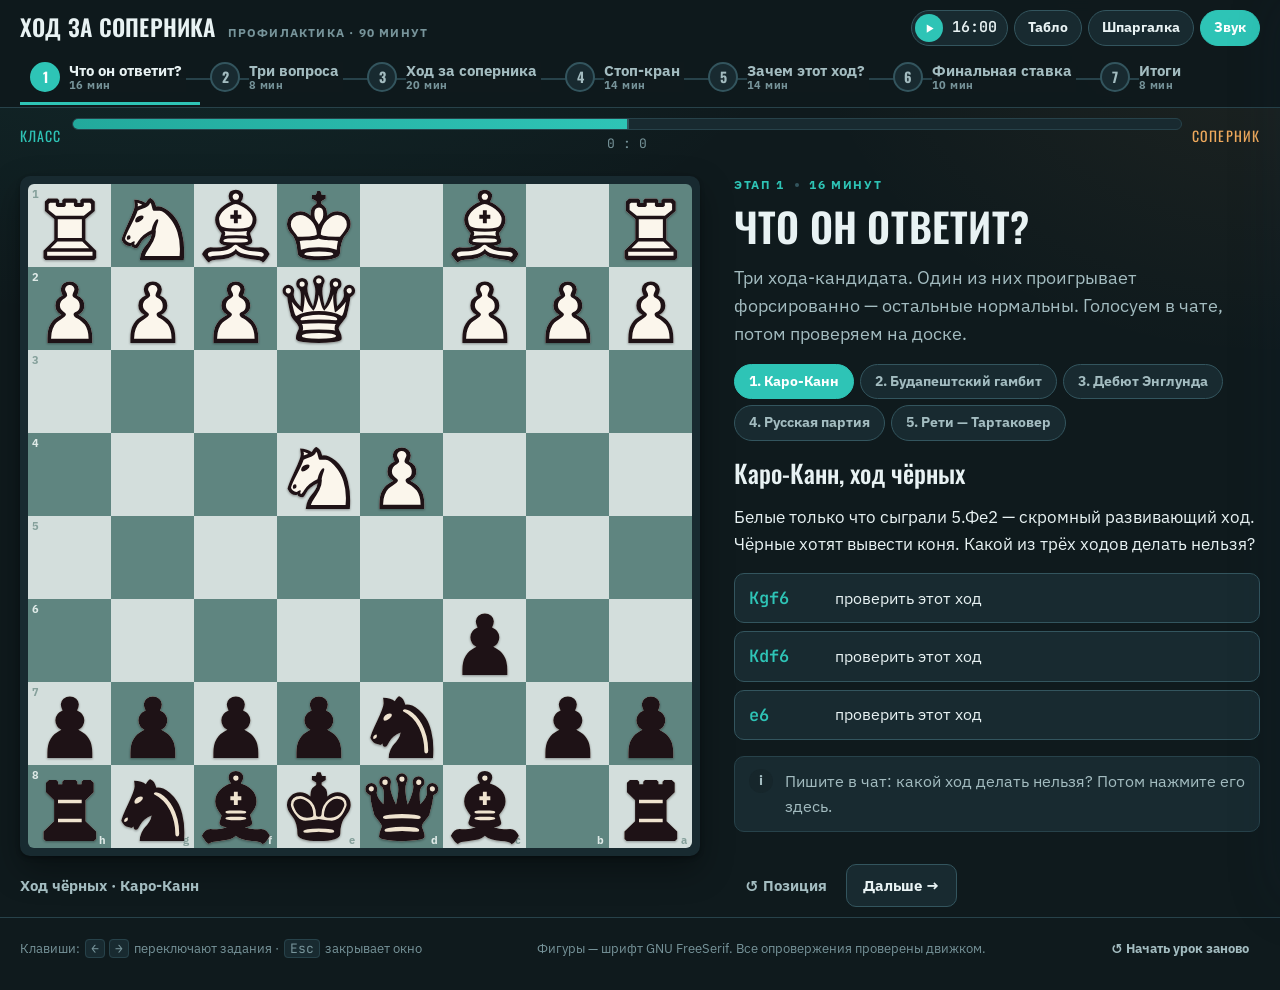
<file: zvezdnaya-akademiya/lessons/03-hod-za-sopernika.html>
<!DOCTYPE html>
<html lang="ru">
<head>
<meta charset="utf-8">
<meta name="viewport" content="width=device-width, initial-scale=1">
<script>
/* Academy bridge: lets a lesson running inside «Звёздная академия» report stars per student.
   Standalone (no academy) the lesson behaves exactly as before: window.Academy.on === false. */
(function () {
  var L = 'L03';
  var embed = false;
  try { embed = !!window.ACADEMY_EMBED || /[?&]academy=1/.test(location.search); } catch (e) { embed = false; }
  if (embed && window.parent === window) embed = false;
  var roster = [], tablo = {}, subs = [];
  function post(m) { m.__academy = 1; m.lesson = L; try { window.parent.postMessage(m, '*'); } catch (e) { /* parent unreachable */ } }
  function emit() { subs.slice().forEach(function (f) { try { f(); } catch (e) { /* listener error */ } }); }
  var A = {
    on: embed,
    lesson: L,
    roster: function () { return roster; },
    tablo: function () { return tablo; },
    onRoster: function (f) { subs.push(f); },
    /* key: chapter id for 'best' (keeps the student's best result), or null for 'add' (adds up) */
    reward: function (key, n, label, mode) {
      if (!embed) return;
      n = Math.round(+n || 0); if (n <= 0) return;
      post({ type: 'reward', key: key, n: n, label: String(label || ''), mode: mode || 'best' });
    },
    points: function (id, d) {
      if (!embed) return;
      var was = tablo[id] || 0, now = Math.max(0, was + (Math.round(+d) || 0));
      if (now === was) return;
      tablo[id] = now; emit();
      post({ type: 'points', student: id, d: now - was });
    },
    addStudent: function (name) { if (embed) post({ type: 'add-student', name: String(name || '').slice(0, 40) }); },
    rename: function (id, name) { if (embed) post({ type: 'rename', student: id, name: String(name || '').slice(0, 40) }); },
    download: function (filename, data) { if (embed) post({ type: 'download', filename: filename, data: data }); },
    scores: function () {
      return {
        list: function () { return roster.map(function (s) { return { id: s.id, n: s.name, s: tablo[s.id] || 0 }; }); },
        sorted: function () { return this.list().sort(function (a, b) { return b.s - a.s; }); },
        isExample: function () { return false; },
        add: function (n) { A.addStudent(n); },
        inc: function (id, d) { A.points(id, d); },
        rename: function (id, n) { var r = roster.find(function (x) { return x.id === id; }); if (r) r.name = n; A.rename(id, n); },
        remove: function () {}, zero: function () {}, clear: function () {},
        on: function (f) { subs.push(function () { f(); }); }
      };
    }
  };
  window.Academy = A;
  if (!embed) return;
  document.documentElement.classList.add('academy');
  var st = document.createElement('style');
  st.textContent = '.academy #sc-zero,.academy #sc-clear,.academy .sc-row .x{display:none!important}.academy .sc-row{grid-template-columns:22px 1fr auto auto auto!important}';
  (document.head || document.documentElement).appendChild(st);
  window.addEventListener('message', function (e) {
    var d = e.data;
    if (!d || !d.__academy || e.source !== window.parent) return;
    if (d.type === 'roster') { roster = Array.isArray(d.students) ? d.students : []; tablo = d.tablo || {}; emit(); }
  });
  post({ type: 'hello' });
})();
</script>
<title>Ход за соперника</title>
<meta name="description" content="Интерактивный урок шахмат на 90 минут для 1 юношеского — 3 взрослого разряда: профилактика, проверка хода соперника, мини-игры «стоп-кран» и «финальная ставка».">
<link rel="preconnect" href="https://fonts.googleapis.com">
<link rel="preconnect" href="https://fonts.gstatic.com" crossorigin>
<link href="https://fonts.googleapis.com/css2?family=IBM+Plex+Sans:wght@400;500;600;700&family=Oswald:wght@400;500;600&family=JetBrains+Mono:wght@400;600&display=swap" rel="stylesheet">
<style>[hidden]{display:none!important}</style>
</head>
<body>
<style>
:root {
  --sky: #0f1a1d;
  --sky-2: #16262b;
  --paper: #182a30;
  --ink: #e8f2f3;
  --muted: #a3bcc0;
  --faint: #77949a;
  --line: #27424a;
  --line-2: #33555e;
  --blue: #2ec4b6;
  --blue-dk: #22a99c;
  --blue-soft: rgba(46, 196, 182, .14);
  --gold: #efa95c;
  --gold-soft: rgba(239, 169, 92, .15);
  --green: #63cf8a;
  --green-soft: rgba(99, 207, 138, .15);
  --coral: #ea6a63;
  --coral-soft: rgba(234, 106, 99, .15);
  --sq-l: #d3dedc;
  --sq-d: #5f8580;
  --f-display: 'Oswald', 'Arial Narrow', system-ui, sans-serif;
  --f-body: 'IBM Plex Sans', 'Segoe UI', system-ui, -apple-system, sans-serif;
  --f-mono: 'JetBrains Mono', 'PT Mono', ui-monospace, Menlo, Consolas, monospace;
  --r: 10px;
  --shadow: 0 2px 4px rgba(0, 0, 0, .3), 0 14px 32px rgba(0, 0, 0, .35);
  color-scheme: dark;
}
* { box-sizing: border-box; }
[hidden] { display: none !important; }
html, body { background: var(--sky); color: var(--ink); }
body {
  margin: 0; font-family: var(--f-body); font-size: 17px; line-height: 1.55;
  -webkit-font-smoothing: antialiased;
  background:
    radial-gradient(1000px 600px at 12% -10%, rgba(46, 196, 182, .10), transparent 70%),
    radial-gradient(800px 600px at 100% 0%, rgba(239, 169, 92, .07), transparent 60%),
    var(--sky);
  min-height: 100vh;
}
button, input, textarea { font: inherit; color: inherit; }
a { color: var(--blue); text-underline-offset: 3px; }
a:hover { color: var(--blue-dk); }
:focus-visible { outline: 3px solid var(--blue); outline-offset: 2px; border-radius: 4px; }

/* ---------- header + road ---------- */
.top {
  position: sticky; top: 0; z-index: 30;
  display: grid; grid-template-columns: auto minmax(0, 1fr); grid-template-areas: "brand tools" "road road";
  align-items: center; gap: 8px 18px; padding: 10px 20px 0;
  background: rgba(15, 26, 29, .96); border-bottom: 1px solid var(--line); backdrop-filter: blur(6px);
}
.brand { grid-area: brand; display: flex; align-items: baseline; gap: 12px; }
.brand-name { font-family: var(--f-display); font-weight: 600; font-size: 23px; letter-spacing: .01em; color: var(--ink); text-transform: uppercase; }
.brand-sub { font-size: 12px; color: var(--faint); text-transform: uppercase; letter-spacing: .1em; font-weight: 700; }
.tools { grid-area: tools; display: flex; align-items: center; justify-content: flex-end; gap: 6px; flex-wrap: wrap; }
.road { grid-area: road; display: flex; gap: 0; overflow-x: auto; scrollbar-width: none; min-width: 0; padding-bottom: 2px; }
.road::-webkit-scrollbar { display: none; }
.step {
  appearance: none; border: 0; background: transparent; cursor: pointer; position: relative;
  display: flex; align-items: center; gap: 9px; padding: 8px 14px 10px 10px; white-space: nowrap; color: var(--muted);
  border-bottom: 3px solid transparent; font-family: inherit;
}
.step::before { content: ""; position: absolute; left: 0; right: 0; top: 24px; height: 2px; background: var(--line); z-index: 0; }
.step:first-child::before { left: 50%; }
.step:last-child::before { right: 50%; }
.step .n {
  position: relative; z-index: 1; width: 30px; height: 30px; flex: none; border-radius: 50%;
  display: grid; place-items: center; background: var(--paper); border: 2px solid var(--line-2);
  font-family: var(--f-display); font-weight: 700; font-size: 14px; color: var(--muted);
}
.step .t { position: relative; z-index: 1; display: flex; flex-direction: column; line-height: 1.15; text-align: left; background: rgba(15, 26, 29, .96); padding-right: 4px; }
.step .t b { font-size: 15px; font-weight: 800; color: inherit; }
.step .t span { font-size: 11px; color: var(--faint); font-weight: 700; letter-spacing: .04em; }
.step:hover { color: var(--ink); }
.step:hover .n { border-color: var(--blue); }
.step[aria-current="true"] { color: var(--ink); border-bottom-color: var(--blue); }
.step[aria-current="true"] .n { background: var(--blue); border-color: var(--blue); color: #fff; }
.step.done .n { background: var(--green-soft); border-color: var(--green); color: var(--green); }

.tbtn { appearance: none; border: 1.5px solid var(--line-2); background: var(--paper); color: var(--ink); border-radius: 999px; padding: 6px 13px; font-size: 14px; font-weight: 700; cursor: pointer; white-space: nowrap; }
.tbtn:hover { border-color: var(--blue); color: var(--blue); }
.tbtn[aria-pressed="true"] { background: var(--blue); border-color: var(--blue); color: #fff; }
.clock { display: flex; align-items: center; gap: 6px; padding: 3px 8px 3px 3px; border: 1.5px solid var(--line-2); border-radius: 999px; background: var(--paper); }
.clock button { width: 28px; height: 28px; border-radius: 50%; border: 0; background: var(--blue); color: #fff; cursor: pointer; display: grid; place-items: center; }
.clock button svg { width: 11px; height: 11px; }
.clock-time { font-family: var(--f-mono); font-size: 15px; font-variant-numeric: tabular-nums; min-width: 50px; text-align: center; font-weight: 600; }
.clock-time.over { color: var(--coral); }

/* ---------- stage ---------- */
main { padding: 22px 20px 10px; }
.act[hidden] { display: none !important; }
.stage { --board: min(calc(100vh - 215px), calc(100vw - 600px), 720px); display: grid; grid-template-columns: var(--board) minmax(0, 1fr); gap: 34px; align-items: start; max-width: 1400px; margin: 0 auto; }
.scene { display: flex; flex-direction: column; gap: 12px; min-width: 0; }
.board-frame { width: var(--board); max-width: 100%; aspect-ratio: 1; padding: 8px; border-radius: var(--r); background: var(--paper); box-shadow: var(--shadow); }
.status { display: flex; flex-wrap: wrap; gap: 8px; align-items: center; min-height: 34px; }
.chip-v { display: inline-flex; align-items: center; gap: 7px; padding: 5px 12px; border-radius: 999px; font-weight: 800; font-size: 15px; border: 1.5px solid; }
.chip-v .dot { width: 9px; height: 9px; border-radius: 50%; background: currentColor; }
.chip-v.win { color: var(--green); border-color: var(--green); background: var(--green-soft); }
.chip-v.draw { color: var(--blue); border-color: var(--blue); background: var(--blue-soft); }
.chip-turn { font-size: 15px; color: var(--muted); font-weight: 700; }
.chip-opp { font-size: 14px; color: var(--gold); background: var(--gold-soft); border: 1.5px solid var(--gold); border-radius: 999px; padding: 4px 11px; font-weight: 800; }
.libretto { display: flex; flex-direction: column; gap: 16px; min-width: 0; max-width: 620px; }
.eyebrow { margin: 0; font-size: 12px; letter-spacing: .14em; text-transform: uppercase; color: var(--blue); font-weight: 800; display: flex; gap: 10px; align-items: center; }
.eyebrow .dot-sep { width: 4px; height: 4px; border-radius: 50%; background: var(--line-2); }
.act-title { margin: -6px 0 0; font-family: var(--f-display); font-weight: 600; font-size: 40px; line-height: 1.08; letter-spacing: .005em; text-transform: uppercase; text-wrap: balance; }
.lead { margin: 0; font-size: 18px; color: var(--muted); max-width: 60ch; }
.lead b, .text b { color: var(--ink); font-weight: 800; }
.text { margin: 0; max-width: 62ch; }
.label { font-size: 12px; letter-spacing: .12em; text-transform: uppercase; color: var(--faint); font-weight: 800; margin: 0 0 6px; }
.row { display: flex; gap: 8px; flex-wrap: wrap; align-items: center; }

.rule-card { border-left: 5px solid var(--gold); background: var(--gold-soft); border-radius: 0 var(--r) var(--r) 0; padding: 12px 16px; display: grid; gap: 4px; }
.rule-card .label { color: #9a6a00; margin: 0; }
.rule-card p { margin: 0; }
.fact { font-size: 15px; color: var(--muted); border-top: 1px dashed var(--line-2); padding-top: 10px; }
.fact b { color: var(--ink); }

.btn { appearance: none; border: 1.5px solid var(--line-2); background: var(--paper); color: var(--ink); padding: 9px 16px; border-radius: 10px; cursor: pointer; font-size: 15px; font-weight: 700; display: inline-flex; align-items: center; gap: 8px; transition: background .15s, border-color .15s, color .15s; }
.btn:hover { border-color: var(--blue); color: var(--blue); }
.btn.primary { background: var(--blue); border-color: var(--blue); color: #fff; }
.btn.primary:hover { background: var(--blue-dk); border-color: var(--blue-dk); color: #fff; }
.btn.ghost { border-color: transparent; background: transparent; color: var(--muted); padding-inline: 10px; }
.btn.ghost:hover { color: var(--blue); }
.btn:disabled { opacity: .45; cursor: default; }
.btn.armed, .btn.armed:hover { border-color: var(--coral); color: var(--coral); }
.btn svg { width: 15px; height: 15px; flex: none; }

.tabs { display: flex; gap: 6px; flex-wrap: wrap; }
.tab { appearance: none; border: 1.5px solid var(--line-2); background: var(--paper); border-radius: 999px; padding: 6px 14px; font-size: 14px; font-weight: 800; cursor: pointer; color: var(--muted); }
.tab:hover { border-color: var(--blue); color: var(--blue); }
.tab[aria-current="true"] { background: var(--blue); border-color: var(--blue); color: #fff; }
.tab.done { border-color: var(--green); color: var(--green); background: var(--green-soft); }
.tab.done[aria-current="true"] { background: var(--green); color: #fff; }

.feedback { min-height: 50px; padding: 12px 14px; border-radius: var(--r); border: 1.5px solid var(--line); background: var(--paper); color: var(--muted); font-size: 16px; display: flex; gap: 12px; align-items: flex-start; }
.feedback .fb-mark { flex: none; width: 24px; height: 24px; border-radius: 50%; display: grid; place-items: center; font-size: 14px; font-weight: 800; background: var(--sky-2); color: var(--muted); }
.feedback .fb-body { flex: 1; }
.feedback[data-type="ok"] { border-color: var(--green); background: var(--green-soft); color: var(--ink); }
.feedback[data-type="ok"] .fb-mark { background: var(--green); color: #fff; }
.feedback[data-type="bad"] { border-color: var(--coral); background: var(--coral-soft); color: var(--ink); }
.feedback[data-type="bad"] .fb-mark { background: var(--coral); color: #fff; }
.feedback[data-type="warn"] { border-color: var(--gold); background: var(--gold-soft); color: var(--ink); }
.feedback[data-type="warn"] .fb-mark { background: var(--gold); color: #fff; }
.shake { animation: shake .35s; }
@keyframes shake { 20% { transform: translateX(-5px); } 45% { transform: translateX(5px); } 70% { transform: translateX(-3px); } 100% { transform: none; } }

.vote { display: flex; gap: 10px; flex-wrap: wrap; }
.vote-card { flex: 1 1 150px; border: 2px solid var(--line-2); border-radius: var(--r); padding: 10px 14px; background: var(--paper); display: flex; gap: 10px; align-items: baseline; color: var(--muted); font-weight: 700; }
.vote-card b { font-family: var(--f-display); font-size: 19px; color: var(--ink); font-weight: 700; }
.vote-card.win { border-color: var(--green); background: var(--green-soft); }
.vote-card.win b { color: var(--green); }
.vote-card.lose { opacity: .45; }
.reveal { display: grid; gap: 10px; }
.reveal[hidden] { display: none; }
.verdict { margin: 0; font-family: var(--f-display); font-weight: 700; font-size: 30px; line-height: 1.1; }
.verdict.yes { color: var(--green); }
.verdict.no { color: var(--coral); }

.award { display: flex; gap: 6px; flex-wrap: wrap; align-items: center; font-size: 14px; color: var(--faint); font-weight: 700; }
.chip { appearance: none; border: 1.5px solid var(--line-2); background: var(--paper); color: var(--ink); border-radius: 999px; padding: 4px 12px; font-size: 14px; font-weight: 700; cursor: pointer; }
.chip:hover { border-color: var(--blue); }
.chip.flash { background: var(--gold); border-color: var(--gold); color: #3a2600; }

.notes { display: none; border: 2px dashed var(--line-2); border-radius: var(--r); padding: 12px 14px; font-size: 15px; color: var(--muted); background: rgba(255,255,255,.6); }
.notes .label { color: var(--blue); }
.notes ul { margin: 0; padding-left: 18px; display: grid; gap: 4px; }
body.show-notes .notes { display: block; }

/* ---------- board ---------- */
.board { position: relative; width: 100%; height: 100%; display: grid; grid-template-columns: repeat(8, 1fr); grid-template-rows: repeat(8, 1fr); user-select: none; -webkit-user-select: none; touch-action: none; border-radius: 6px; overflow: hidden; }
.sq { position: relative; display: grid; place-items: center; }
.sq.l { background: var(--sq-l); }
.sq.d { background: var(--sq-d); }
.sq.last::before, .sq.sel::before, .sq.check::before, .sq.hint::before, .sq[data-mark]:not([data-mark=""])::before { content: ""; position: absolute; inset: 0; pointer-events: none; }
.sq.last::before { background: rgba(239, 169, 92, .38); }
.sq.sel::before { background: rgba(46, 196, 182, .38); }
.sq.check::before { background: radial-gradient(circle, rgba(211, 66, 40, .9) 0%, rgba(211, 66, 40, .5) 40%, rgba(211, 66, 40, 0) 72%); }
.sq.hint::before { box-shadow: inset 0 0 0 4px var(--green); animation: pulse 1.1s ease-in-out infinite; }
@keyframes pulse { 50% { box-shadow: inset 0 0 0 7px rgba(23, 133, 90, .55); } }
.sq[data-mark="key"]::before { box-shadow: inset 0 0 0 4px var(--gold); }
.sq[data-mark="bad"]::before { box-shadow: inset 0 0 0 4px var(--coral); }
.sq[data-mark="good"]::before { box-shadow: inset 0 0 0 4px var(--green); }
.sq.dot::after { content: ""; position: absolute; width: 28%; height: 28%; border-radius: 50%; background: rgba(20, 40, 38, .32); pointer-events: none; }
.sq.cap::after { content: ""; position: absolute; inset: 4%; border-radius: 50%; border: 5px solid rgba(20, 40, 38, .26); pointer-events: none; }
.sq.xdot::after { content: ""; position: absolute; width: 22%; height: 22%; border-radius: 50%; background: rgba(18, 40, 63, .38); pointer-events: none; }
.co { position: absolute; font-weight: 800; font-size: clamp(9px, 1.25vmin, 13px); line-height: 1; pointer-events: none; z-index: 1; }
.sq.l .co { color: #85a09b; }
.sq.d .co { color: #dfeae7; }
.co-r { top: 4px; left: 4px; }
.co-f { bottom: 3px; right: 5px; }
.pc { width: 96%; height: 96%; position: relative; z-index: 2; pointer-events: none; filter: drop-shadow(0 1.5px 1px rgba(0, 0, 0, .35)); }
.pc.anim { transition: transform .2s cubic-bezier(.3, .7, .4, 1); }
.pc.lift { opacity: .3; }
.drag-ghost { position: fixed; z-index: 100; pointer-events: none; transform: translate(-50%, -50%) scale(1.08); filter: drop-shadow(0 8px 10px rgba(0,0,0,.5)); }
.board .ov { position: absolute; inset: 0; width: 100%; height: 100%; pointer-events: none; z-index: 3; }
.promo { position: absolute; inset: 0; z-index: 5; background: rgba(0, 0, 0, .55); display: grid; place-items: center; }
.promo-box { display: flex; gap: 8px; padding: 10px; background: var(--paper); border: 2px solid var(--blue); border-radius: var(--r); box-shadow: var(--shadow); }
.promo-box button { width: clamp(52px, 11vmin, 84px); aspect-ratio: 1; border: 1.5px solid var(--line-2); border-radius: 8px; background: var(--sq-l); cursor: pointer; display: grid; place-items: center; padding: 4px; position: relative; }
.promo-box button:hover { border-color: var(--blue); }
.promo-box button span { position: absolute; bottom: 2px; right: 5px; font-size: 12px; font-weight: 800; color: var(--muted); }
.promo-box svg { width: 100%; height: 100%; }

/* ---------- exam / podium / links ---------- */
.exam-count { font-family: var(--f-mono); font-size: 14px; color: var(--faint); font-weight: 600; }
.ask { margin: 0; font-family: var(--f-display); font-weight: 500; font-size: 25px; line-height: 1.25; text-wrap: balance; }
.podium { width: var(--board); max-width: 100%; display: grid; gap: 10px; }
.pod-row { display: grid; grid-template-columns: 54px 1fr auto; gap: 14px; align-items: center; padding: 14px 18px; border-radius: var(--r); background: var(--paper); border: 1.5px solid var(--line); box-shadow: var(--shadow); }
.pod-row .pr-place { font-family: var(--f-display); font-weight: 700; font-size: 32px; color: var(--blue); text-align: center; line-height: 1; }
.pod-row .pr-name { font-size: 21px; font-weight: 800; }
.pod-row .pr-title { font-size: 12px; letter-spacing: .1em; text-transform: uppercase; color: var(--faint); font-weight: 800; }
.pod-row .pr-score { font-family: var(--f-mono); font-size: 26px; font-variant-numeric: tabular-nums; color: var(--gold); font-weight: 600; }
.pod-row.first { border-color: var(--gold); background: var(--gold-soft); }
.pod-rest { font-size: 15px; color: var(--muted); padding: 2px 4px; margin: 0; }
.links { margin: 0; padding: 0; list-style: none; display: grid; gap: 10px; }
.links li { display: grid; gap: 2px; }
.links .ln-note { font-size: 14px; color: var(--faint); }
details.pgn { border: 1.5px solid var(--line); border-radius: var(--r); padding: 10px 14px; background: var(--paper); }
details.pgn summary { cursor: pointer; font-weight: 800; }
details.pgn textarea { width: 100%; height: 150px; margin-top: 10px; background: var(--sky); border: 1px solid var(--line); border-radius: 8px; padding: 8px; font-family: var(--f-mono); font-size: 12px; color: var(--muted); resize: vertical; }
.qs { margin: 0; padding-left: 20px; display: grid; gap: 6px; }

/* ---------- drawer / modal ---------- */
.drawer { position: fixed; top: 0; right: 0; bottom: 0; width: min(380px, 100vw); z-index: 60; background: var(--paper); border-left: 1px solid var(--line); box-shadow: -20px 0 50px rgba(18,40,63,.18); transform: translateX(105%); transition: transform .25s ease; display: flex; flex-direction: column; }
.drawer.open { transform: none; }
.drawer-head { display: flex; align-items: center; justify-content: space-between; padding: 16px 18px; border-bottom: 1px solid var(--line); }
.drawer-head h2 { margin: 0; font-family: var(--f-display); font-weight: 700; font-size: 22px; }
.drawer-body { padding: 14px 18px; overflow-y: auto; display: grid; gap: 10px; align-content: start; }
.sc-row { display: grid; grid-template-columns: 22px 1fr auto auto auto auto; gap: 6px; align-items: center; }
.sc-row .sc-rank { font-family: var(--f-mono); font-size: 13px; color: var(--faint); text-align: right; }
.sc-row input { min-width: 0; padding: 6px 8px; border-radius: 8px; border: 1.5px solid var(--line); background: var(--paper); }
.sc-row .sc-score { font-family: var(--f-mono); font-size: 18px; min-width: 30px; text-align: center; font-variant-numeric: tabular-nums; color: var(--gold); font-weight: 600; }
.icon-btn { appearance: none; width: 30px; height: 30px; border-radius: 8px; border: 1.5px solid var(--line-2); background: var(--paper); color: var(--ink); cursor: pointer; display: grid; place-items: center; font-size: 17px; line-height: 1; }
.icon-btn:hover { border-color: var(--blue); color: var(--blue); }
.icon-btn.x { border-color: transparent; color: var(--faint); }
.sc-add { display: flex; gap: 6px; }
.sc-add input { flex: 1; min-width: 0; padding: 8px 10px; border-radius: 8px; border: 1.5px solid var(--line-2); }
.sc-note { font-size: 13px; color: var(--faint); margin: 0; }
.scrim { position: fixed; inset: 0; background: rgba(0, 0, 0, .5); z-index: 55; }
.scrim[hidden] { display: none; }
.modal { position: fixed; inset: 0; z-index: 80; display: grid; place-items: center; background: rgba(0, 0, 0, .68); padding: 20px; }
.modal[hidden] { display: none; }
.modal-box { width: min(560px, 100%); border-radius: 14px; background: var(--paper); padding: 28px; text-align: center; display: grid; gap: 12px; box-shadow: 0 30px 80px rgba(18,40,63,.35); border-top: 8px solid var(--gold); }
.modal-box .m-eyebrow { font-size: 12px; letter-spacing: .16em; text-transform: uppercase; color: var(--gold); margin: 0; font-weight: 800; }
.modal-box .m-title { font-family: var(--f-display); font-weight: 700; font-size: clamp(28px, 6vw, 40px); margin: 0; line-height: 1.1; }
.modal-box p { margin: 0 auto; max-width: 48ch; color: var(--muted); }
#confetti { position: fixed; inset: 0; width: 100%; height: 100%; pointer-events: none; z-index: 90; }
.foot { max-width: 1400px; margin: 0 auto; padding: 16px 20px 26px; color: var(--faint); font-size: 13px; display: flex; gap: 10px 18px; flex-wrap: wrap; justify-content: space-between; align-items: center; border-top: 1px solid var(--line); }
.foot .btn { padding: 4px 10px; font-size: 13px; }
.foot .keys span { font-family: var(--f-mono); border: 1px solid var(--line); border-radius: 4px; padding: 0 5px; margin: 0 2px; background: var(--paper); }

@media (max-width: 1100px) {
  .stage { --board: min(calc(100vh - 215px), calc(100vw - 470px), 620px); gap: 24px; }
  .act-title { font-size: 34px; }
}
@media (max-width: 880px) {
  .stage { --board: min(100%, 600px); grid-template-columns: minmax(0, 1fr); }
  .board-frame, .podium { width: 100%; max-width: 600px; margin-inline: auto; }
  .top { grid-template-columns: minmax(0, 1fr); grid-template-areas: "brand" "tools" "road"; gap: 8px; padding: 8px 16px 0; }
  .tools { justify-content: flex-start; }
  main { padding: 16px 16px 8px; }
  .libretto { max-width: none; }
}
@media (max-width: 480px) {
  body { font-size: 16px; }
  .act-title { font-size: 28px; }
  .ask { font-size: 20px; }
  .brand-sub { display: none; }
  .tbtn { padding: 5px 10px; font-size: 13px; }
  .board-frame { padding: 5px; }
  .step { padding: 6px 10px 8px 8px; }
  .step .t b { font-size: 14px; }
}
@media (prefers-reduced-motion: reduce) { *, *::before, *::after { animation: none !important; transition: none !important; } }


/* ---------- полоса «класс против соперника» ---------- */
.tug { display: grid; grid-template-columns: auto 1fr auto; gap: 10px; align-items: center; max-width: 1400px; margin: 0 auto; padding: 10px 20px 0; }
.tug-label { font-family: var(--f-display); font-size: 14px; letter-spacing: .08em; text-transform: uppercase; color: var(--muted); }
.tug-label.us { color: var(--blue); }
.tug-label.them { color: var(--gold); }
.tug-bar { position: relative; height: 12px; border-radius: 999px; background: var(--paper); border: 1px solid var(--line); overflow: hidden; }
.tug-fill { position: absolute; inset: 0 auto 0 0; background: linear-gradient(90deg, var(--blue-dk), var(--blue)); transition: width .45s cubic-bezier(.3,.8,.4,1); }
.tug-mid { position: absolute; left: 50%; top: -3px; bottom: -3px; width: 2px; background: var(--line-2); }
.tug-score { font-family: var(--f-mono); font-size: 13px; color: var(--faint); text-align: center; padding-top: 4px; }

/* ---------- ходы-кандидаты ---------- */
.cands { display: grid; gap: 8px; }
.cand { appearance: none; display: flex; align-items: center; gap: 12px; text-align: left; border: 1.5px solid var(--line-2); background: var(--paper); color: var(--ink); border-radius: var(--r); padding: 11px 14px; cursor: pointer; font-size: 16px; }
.cand:hover { border-color: var(--blue); }
.cand .mv { font-family: var(--f-mono); font-size: 17px; font-weight: 600; min-width: 74px; color: var(--blue); }
.cand .tag { margin-left: auto; font-size: 13px; letter-spacing: .08em; text-transform: uppercase; color: var(--faint); font-family: var(--f-display); }
.cand.safe { border-color: var(--green); background: var(--green-soft); }
.cand.safe .mv, .cand.safe .tag { color: var(--green); }
.cand.bad { border-color: var(--coral); background: var(--coral-soft); }
.cand.bad .mv, .cand.bad .tag { color: var(--coral); }
.cand[disabled] { cursor: default; opacity: .9; }
.cand.dim { opacity: .5; }

/* ---------- фазы задания ---------- */
.phase { display: flex; gap: 8px; align-items: center; font-family: var(--f-display); font-size: 13px; letter-spacing: .1em; text-transform: uppercase; color: var(--faint); }
.phase b { display: inline-grid; place-items: center; width: 22px; height: 22px; border-radius: 50%; border: 1.5px solid var(--line-2); font-size: 12px; }
.phase .on { color: var(--blue); border-color: var(--blue); }
.phase .done { color: var(--green); border-color: var(--green); }

/* ---------- стоп-кран ---------- */
.stop-btn { width: 100%; max-width: 320px; aspect-ratio: 2.4; border-radius: 14px; border: 2px solid var(--coral); background: var(--coral-soft); color: var(--coral); font-family: var(--f-display); font-size: clamp(26px, 5vw, 42px); letter-spacing: .12em; text-transform: uppercase; cursor: pointer; transition: transform .1s; }
.stop-btn:hover { background: rgba(234, 106, 99, .28); }
.stop-btn:active { transform: scale(.97); }
.stop-btn[disabled] { opacity: .45; cursor: default; }
.tape { font-family: var(--f-mono); font-size: 14px; color: var(--muted); display: flex; flex-wrap: wrap; gap: 4px 10px; min-height: 2.4em; }
.tape span.cur { color: var(--gold); font-weight: 600; }
.tape span.blunder { color: var(--coral); font-weight: 600; }

/* ---------- ставки ---------- */
.bets { display: grid; gap: 8px; }
.bet-row { display: grid; grid-template-columns: 1fr 88px auto auto; gap: 8px; align-items: center; }
.bet-row .nm { font-weight: 600; }
.bet-row .pts { font-family: var(--f-mono); font-size: 13px; color: var(--faint); }
.bet-row input { width: 100%; padding: 6px 8px; border-radius: 8px; border: 1.5px solid var(--line-2); background: var(--sky-2); color: var(--ink); font-family: var(--f-mono); }

</style>
<header class="top">
  <div class="brand"><span class="brand-name">Ход за соперника</span><span class="brand-sub">профилактика · 90 минут</span></div>
  <nav class="road" id="road" aria-label="Этапы урока"></nav>
  <div class="tools">
    <div class="clock" title="Сколько времени осталось на этап">
      <button type="button" id="clock-toggle" aria-label="Запустить таймер этапа"></button>
      <span class="clock-time" id="clock-time">16:00</span>
    </div>
    <button class="tbtn" type="button" id="btn-score" aria-haspopup="dialog">Табло<span id="leader"></span></button>
    <button class="tbtn" type="button" id="btn-notes" aria-pressed="false" title="Подсказки для учителя — выключите перед демонстрацией экрана">Шпаргалка</button>
    <button class="tbtn" type="button" id="btn-sound" aria-pressed="true">Звук</button>
  </div>
</header>

<div class="tug" aria-label="Счёт матча класса против соперника">
  <span class="tug-label us">Класс</span>
  <div>
    <div class="tug-bar"><div class="tug-fill" id="tug-fill" style="width:50%"></div><div class="tug-mid"></div></div>
    <div class="tug-score" id="tug-score">0 : 0</div>
  </div>
  <span class="tug-label them">Соперник</span>
</div>

<main>
  <!-- 1. Что он ответит? -->
  <section class="act" id="act-check">
    <div class="stage">
      <div class="scene">
        <div class="board-frame"><div class="board" id="board-check"></div></div>
        <div class="status" id="check-status"></div>
      </div>
      <div class="libretto">
        <p class="eyebrow"><span>Этап 1</span><span class="dot-sep"></span><span>16 минут</span></p>
        <h1 class="act-title">Что он ответит?</h1>
        <p class="lead">Три хода-кандидата. Один из них проигрывает форсированно — остальные нормальны. Голосуем в чате, потом проверяем на доске.</p>
        <div class="tabs" id="check-tabs"></div>
        <h2 class="ask" id="check-title"></h2>
        <p class="text" id="check-intro"></p>
        <div class="cands" id="check-cands"></div>
        <div class="feedback" id="check-fb"></div>
        <p class="text" id="check-lesson"></p>
        <div class="award" id="check-award" hidden></div>
        <div class="row">
          <button class="btn ghost" type="button" id="check-reset">↺ Позиция</button>
          <button class="btn" type="button" id="check-next">Дальше →</button>
        </div>
        <div class="notes">
          <p class="label">Шпаргалка</p>
          <ul>
            <li>Сначала пусть назовут опасный ход в чате, и только потом нажимайте кнопку — иначе доска ответит за них.</li>
            <li>После опровержения спросите: «по каким признакам это можно было заметить?» Ответ всегда один из трёх: открытая линия, незащищённая фигура, король без форточки.</li>
            <li>Верный ответ двигает полосу матча в сторону класса, ошибка — в сторону соперника.</li>
            <li>Опасные ходы: 1) Кgf6 2) a:b4 3) Сf4 4) Кf6 5) К:e4.</li>
          </ul>
        </div>
      </div>
    </div>
  </section>

  <!-- 2. Метод -->
  <section class="act" id="act-method" hidden>
    <div class="stage">
      <div class="scene">
        <div class="board-frame"><div class="board" id="board-method"></div></div>
        <div class="status" id="method-status"></div>
      </div>
      <div class="libretto">
        <p class="eyebrow"><span>Этап 2</span><span class="dot-sep"></span><span>8 минут</span></p>
        <h1 class="act-title">Три вопроса</h1>
        <p class="lead" id="method-note"></p>
        <ol class="steps" id="method-steps"></ol>
        <div class="feedback" id="method-fb"></div>
        <div class="row">
          <button class="btn primary" type="button" id="method-play">Показать партию целиком</button>
          <button class="btn ghost" type="button" id="method-reset">↺ Сначала</button>
        </div>
        <div class="rule-card">
          <p class="label">Главное</p>
          <p>Профилактика начинается не с хода, а с вопроса. Десять секунд на чужой ход экономят полпартии.</p>
        </div>
        <div class="notes">
          <p class="label">Шпаргалка</p>
          <ul>
            <li>Разберите три вопроса вслух на примере предыдущего этапа: какой из них поймал бы каждую ловушку.</li>
            <li>Партия на доске — Каро-Канн из первого этапа. Пусть класс остановит вас, когда увидит момент катастрофы.</li>
            <li>Скажите прямо: в вашем разряде половина партий решается не комбинацией, а пропущенным ответом соперника.</li>
          </ul>
        </div>
      </div>
    </div>
  </section>

  <!-- 3. Ход за соперника -->
  <section class="act" id="act-agent" hidden>
    <div class="stage">
      <div class="scene">
        <div class="board-frame"><div class="board" id="board-agent"></div></div>
        <div class="status" id="agent-status"></div>
      </div>
      <div class="libretto">
        <p class="eyebrow"><span>Этап 3</span><span class="dot-sep"></span><span>20 минут</span></p>
        <h1 class="act-title">Ход за соперника</h1>
        <p class="lead">Сначала вы играете за противника и находите его лучший удар. Потом позиция возвращается — и вы ищете ход, после которого этого удара нет.</p>
        <div class="tabs" id="agent-tabs"></div>
        <h2 class="ask" id="agent-title"></h2>
        <div class="phase" id="agent-phase"></div>
        <p class="text" id="agent-text"></p>
        <div class="feedback" id="agent-fb"></div>
        <p class="solution" id="agent-solution" hidden></p>
        <div class="award" id="agent-award" hidden></div>
        <div class="row">
          <button class="btn" type="button" id="agent-hint">Подсказка</button>
          <button class="btn ghost" type="button" id="agent-show">Показать ход</button>
          <button class="btn ghost" type="button" id="agent-reset">↺ Заново</button>
        </div>
        <div class="notes">
          <p class="label">Шпаргалка</p>
          <ul>
            <li>Фаза 1 — ученики играют за соперника. Это ключ всего урока: заставьте их реально искать чужой ход, а не ждать подсказки.</li>
            <li>Фаза 2 — любой ход проверяется движком: если удар соперника всё ещё проходит, доска его покажет.</li>
            <li>Ответы: Фрома — Кf3; Будапешт — К:e5, С:e5 или e3; Рети — Сe7 или Ф:e4.</li>
          </ul>
        </div>
      </div>
    </div>
  </section>

  <!-- 4. Стоп-кран -->
  <section class="act" id="act-stop" hidden>
    <div class="stage">
      <div class="scene">
        <div class="board-frame"><div class="board" id="board-stop"></div></div>
        <div class="status" id="stop-status"></div>
      </div>
      <div class="libretto">
        <p class="eyebrow"><span>Этап 4</span><span class="dot-sep"></span><span>14 минут</span></p>
        <h1 class="act-title">Стоп-кран</h1>
        <p class="lead">Партия идёт сама. Как только видите ход, после которого соперник получает решающий удар, — жмите СТОП.</p>
        <div class="tabs" id="stop-tabs"></div>
        <h2 class="ask" id="stop-title"></h2>
        <p class="text" id="stop-hint"></p>
        <button class="stop-btn" type="button" id="stop-btn">Стоп</button>
        <div class="tape" id="stop-tape"></div>
        <div class="feedback" id="stop-fb"></div>
        <div class="award" id="stop-award" hidden></div>
        <div class="row">
          <button class="btn primary" type="button" id="stop-play">Запустить</button>
          <button class="btn ghost" type="button" id="stop-reset">↺ Заново</button>
        </div>
        <div class="notes">
          <p class="label">Шпаргалка</p>
          <ul>
            <li>Первый прогон — молча. Второй можно с обсуждением: пусть комментируют каждый ход.</li>
            <li>Очко за точное попадание, половина — за соседний ход. Кто крикнул «стоп» первым, тот и отвечает.</li>
            <li>Проигрывают: 4.Сf4 в первом фрагменте и 5...Кgf6 во втором.</li>
          </ul>
        </div>
      </div>
    </div>
  </section>

  <!-- 5. Зачем этот ход -->
  <section class="act" id="act-why" hidden>
    <div class="stage">
      <div class="scene">
        <div class="board-frame"><div class="board" id="board-why"></div></div>
        <div class="status" id="why-status"></div>
      </div>
      <div class="libretto">
        <p class="eyebrow"><span>Этап 5</span><span class="dot-sep"></span><span>14 минут</span></p>
        <h1 class="act-title">Зачем этот ход?</h1>
        <p class="lead">Теория дебютов держится на профилактике. Четыре известных хода — и вопрос к каждому: что именно он предотвращает?</p>
        <span class="exam-count" id="why-count">1 / 4</span>
        <h2 class="ask" id="why-ask"></h2>
        <div class="cands" id="why-options"></div>
        <div class="feedback" id="why-fb"></div>
        <div class="award" id="why-award" hidden></div>
        <div class="row">
          <button class="btn ghost" type="button" id="why-prev">← Назад</button>
          <button class="btn" type="button" id="why-next">Дальше →</button>
        </div>
        <div class="notes">
          <p class="label">Шпаргалка</p>
          <ul>
            <li>Спросите сначала своими словами: «зачем так играют?» — и только потом показывайте варианты ответа.</li>
            <li>Свяжите с этапом 3: во всех четырёх случаях ход сделан против конкретной идеи соперника.</li>
            <li>Верные ответы: 2, 2, 3, 1.</li>
          </ul>
        </div>
      </div>
    </div>
  </section>

  <!-- 6. Финальная ставка -->
  <section class="act" id="act-final" hidden>
    <div class="stage">
      <div class="scene">
        <div class="board-frame"><div class="board" id="board-final"></div></div>
        <div class="status" id="final-status"></div>
      </div>
      <div class="libretto">
        <p class="eyebrow"><span>Этап 6</span><span class="dot-sep"></span><span>10 минут</span></p>
        <h1 class="act-title">Финальная ставка</h1>
        <p class="lead" id="final-intro"></p>
        <div>
          <p class="label">Ставки</p>
          <div class="bets" id="final-bets"></div>
        </div>
        <div class="phase" id="final-phase"></div>
        <p class="text" id="final-text"></p>
        <div class="feedback" id="final-fb"></div>
        <p class="solution" id="final-solution" hidden></p>
        <div class="row">
          <button class="btn" type="button" id="final-hint">Подсказка</button>
          <button class="btn ghost" type="button" id="final-show">Показать ход</button>
          <button class="btn ghost" type="button" id="final-reset">↺ Заново</button>
        </div>
        <div class="notes">
          <p class="label">Шпаргалка</p>
          <ul>
            <li>Сначала все вписывают ставки (не больше своих очков), потом открываем позицию.</li>
            <li>Угадал обе фазы — ставка удваивается, ошибся — сгорает. Кнопки «+» и «−» рядом с именем.</li>
            <li>Ответ: сначала f:e3 (или промежуточный шах Фa4+), и только потом брать слона.</li>
          </ul>
        </div>
      </div>
    </div>
  </section>

  <!-- 7. Итоги -->
  <section class="act" id="act-sum" hidden>
    <div class="stage">
      <div class="scene">
        <div class="podium" id="podium"></div>
      </div>
      <div class="libretto">
        <p class="eyebrow"><span>Этап 7</span><span class="dot-sep"></span><span>8 минут</span></p>
        <h1 class="act-title">Итоги</h1>
        <div class="rule-card">
          <p class="label">Что забрать с урока</p>
          <p>Перед своим ходом — вопрос за соперника. Если его лучший ход вам не нравится, ищите ход, который этот ответ отменяет. Это и есть профилактика.</p>
        </div>
        <div>
          <p class="label">Вопросы группе</p>
          <ol class="qs">
            <li>Какой из пяти ловушек вы бы попались до урока — честно?</li>
            <li>По каким признакам видно, что у соперника есть удар: назовите три.</li>
            <li>Где в вашей последней партии стоило спросить «а что он ответит?»</li>
          </ol>
        </div>
        <div>
          <p class="label">Домашнее задание</p>
          <ul class="links" id="sum-links"></ul>
        </div>
        <details class="pgn">
          <summary>PGN урока для студии Lichess</summary>
          <p class="sc-note">Новая студия → «Добавить главу» → вкладка PGN → вставьте текст: получится по главе на каждую позицию урока.</p>
          <textarea id="pgn-text" readonly aria-label="PGN урока"></textarea>
          <div class="row"><button class="btn" type="button" id="pgn-copy">Скопировать PGN</button><span class="sc-note" id="pgn-note"></span></div>
        </details>
        <div class="notes">
          <p class="label">Шпаргалка</p>
          <ul>
            <li>Объявите счёт матча «класс — соперник» и тройку лидеров.</li>
            <li>Домашку отправьте ссылками; главное задание — разбор своей партии.</li>
          </ul>
        </div>
      </div>
    </div>
  </section>
</main>

<footer class="foot">
  <span class="keys">Клавиши: <span>←</span><span>→</span> переключают задания · <span>Esc</span> закрывает окно</span>
  <span>Фигуры — шрифт GNU FreeSerif. Все опровержения проверены движком.</span>
  <button class="btn ghost" type="button" id="lesson-restart" title="Сбросить весь прогресс урока и очки">↺ Начать урок заново</button>
</footer>

<div class="scrim" id="scrim" hidden></div>
<aside class="drawer" id="drawer" aria-label="Табло" aria-hidden="true">
  <div class="drawer-head"><h2>Табло</h2><button class="icon-btn" type="button" id="drawer-close" aria-label="Закрыть табло">×</button></div>
  <div class="drawer-body">
    <p class="sc-note" id="sc-note"></p>
    <div id="sc-list" style="display:grid;gap:8px"></div>
    <form class="sc-add" id="sc-add" autocomplete="off">
      <input id="sc-name" placeholder="Имя ученика" aria-label="Имя ученика">
      <button class="btn primary" type="submit">Добавить</button>
    </form>
    <div class="row">
      <button class="btn ghost" type="button" id="sc-zero">Обнулить очки</button>
      <button class="btn ghost" type="button" id="sc-clear">Очистить список</button>
    </div>
  </div>
</aside>

<div class="modal" id="modal" hidden role="dialog" aria-modal="true" aria-labelledby="m-title">
  <div class="modal-box">
    <p class="m-eyebrow" id="m-eyebrow">Матч окончен</p>
    <p class="m-title" id="m-title"></p>
    <p id="m-text"></p>
    <div class="row" style="justify-content:center"><button class="btn primary" type="button" id="m-close">Дальше</button></div>
  </div>
</div>
<canvas id="confetti" aria-hidden="true"></canvas>

<script>
/* Mini chess core: legal moves, SAN (EN/RU), FEN. Written for this lesson page. */
(function (root) {
  'use strict';
  var FILES = 'abcdefgh';
  var START = 'rnbqkbnr/pppppppp/8/8/8/8/PPPPPPPP/RNBQKBNR w KQkq - 0 1';
  var KN = [[1,2],[2,1],[2,-1],[1,-2],[-1,-2],[-2,-1],[-2,1],[-1,2]];
  var KG = [[1,0],[1,1],[0,1],[-1,1],[-1,0],[-1,-1],[0,-1],[1,-1]];
  var BD = [[1,1],[1,-1],[-1,1],[-1,-1]];
  var RD = [[1,0],[-1,0],[0,1],[0,-1]];
  function sqName(i) { return FILES[i & 7] + ((i >> 3) + 1); }
  function sqIndex(s) { return (s.charCodeAt(0) - 97) + (parseInt(s[1], 10) - 1) * 8; }
  function colorOf(p) { return p ? (p === p.toUpperCase() ? 'w' : 'b') : null; }
  function on(f, r) { return f >= 0 && f < 8 && r >= 0 && r < 8; }

  function Position(fen) { this.load(fen || START); }
  Position.prototype.load = function (fen) {
    var parts = fen.trim().split(/\s+/);
    var rows = parts[0].split('/');
    if (rows.length !== 8) throw new Error('Bad FEN: ' + fen);
    this.board = new Array(64).fill('');
    for (var r = 0; r < 8; r++) {
      var f = 0;
      for (var k = 0; k < rows[r].length; k++) {
        var ch = rows[r][k];
        if (ch >= '1' && ch <= '8') f += +ch;
        else { this.board[(7 - r) * 8 + f] = ch; f++; }
      }
      if (f !== 8) throw new Error('Bad FEN row: ' + rows[r]);
    }
    this.turn = parts[1] || 'w';
    this.castling = parts[2] && parts[2] !== '-' ? parts[2] : '';
    this.ep = parts[3] && parts[3] !== '-' ? sqIndex(parts[3]) : -1;
    this.half = parseInt(parts[4] || '0', 10);
    this.full = parseInt(parts[5] || '1', 10);
    this.hist = [];
    return this;
  };
  Position.prototype.clone = function () { return new Position(this.fen()); };
  Position.prototype.fen = function () {
    var s = '';
    for (var r = 7; r >= 0; r--) {
      var e = 0;
      for (var f = 0; f < 8; f++) {
        var p = this.board[r * 8 + f];
        if (!p) e++; else { if (e) { s += e; e = 0; } s += p; }
      }
      if (e) s += e;
      if (r) s += '/';
    }
    return s + ' ' + this.turn + ' ' + (this.castling || '-') + ' ' + (this.ep >= 0 ? sqName(this.ep) : '-') + ' ' + this.half + ' ' + this.full;
  };
  Position.prototype.get = function (sq) { return this.board[typeof sq === 'string' ? sqIndex(sq) : sq]; };
  Position.prototype.kingSq = function (c) {
    var k = c === 'w' ? 'K' : 'k';
    for (var i = 0; i < 64; i++) if (this.board[i] === k) return i;
    return -1;
  };
  Position.prototype.attacked = function (sq, by) {
    var b = this.board, f = sq & 7, r = sq >> 3, i, d, ff, rr, p;
    var W = by === 'w';
    // pawns
    var pr = W ? r - 1 : r + 1, pp = W ? 'P' : 'p';
    if (on(f - 1, pr) && b[pr * 8 + f - 1] === pp) return true;
    if (on(f + 1, pr) && b[pr * 8 + f + 1] === pp) return true;
    var n = W ? 'N' : 'n', kk = W ? 'K' : 'k';
    for (i = 0; i < 8; i++) {
      ff = f + KN[i][0]; rr = r + KN[i][1];
      if (on(ff, rr) && b[rr * 8 + ff] === n) return true;
      ff = f + KG[i][0]; rr = r + KG[i][1];
      if (on(ff, rr) && b[rr * 8 + ff] === kk) return true;
    }
    var q = W ? 'Q' : 'q', rk = W ? 'R' : 'r', bs = W ? 'B' : 'b';
    for (i = 0; i < 4; i++) {
      d = RD[i]; ff = f + d[0]; rr = r + d[1];
      while (on(ff, rr)) { p = b[rr * 8 + ff]; if (p) { if (p === q || p === rk) return true; break; } ff += d[0]; rr += d[1]; }
      d = BD[i]; ff = f + d[0]; rr = r + d[1];
      while (on(ff, rr)) { p = b[rr * 8 + ff]; if (p) { if (p === q || p === bs) return true; break; } ff += d[0]; rr += d[1]; }
    }
    return false;
  };
  Position.prototype.inCheck = function (c) {
    c = c || this.turn;
    var k = this.kingSq(c);
    return k >= 0 && this.attacked(k, c === 'w' ? 'b' : 'w');
  };
  Position.prototype.pseudo = function () {
    var mv = [], b = this.board, us = this.turn, them = us === 'w' ? 'b' : 'w';
    var s, p, t, f, r, i, d, ff, rr, to, q;
    function pawnAdd(from, to, pc, cap) {
      if ((to >> 3) === 7 || (to >> 3) === 0) {
        ['q', 'r', 'b', 'n'].forEach(function (pr) { mv.push({ from: from, to: to, piece: pc, captured: cap || '', promotion: pr, flags: cap ? 'cp' : 'p' }); });
      } else mv.push({ from: from, to: to, piece: pc, captured: cap || '', flags: cap ? 'c' : 'n' });
    }
    for (s = 0; s < 64; s++) {
      p = b[s]; if (!p || colorOf(p) !== us) continue;
      t = p.toLowerCase(); f = s & 7; r = s >> 3;
      if (t === 'p') {
        var dir = us === 'w' ? 1 : -1, r1 = r + dir;
        if (r1 < 0 || r1 > 7) continue;
        to = r1 * 8 + f;
        if (!b[to]) {
          pawnAdd(s, to, p, '');
          if (r === (us === 'w' ? 1 : 6) && !b[(r + 2 * dir) * 8 + f]) mv.push({ from: s, to: (r + 2 * dir) * 8 + f, piece: p, captured: '', flags: 'b' });
        }
        for (var df = -1; df <= 1; df += 2) {
          ff = f + df; if (ff < 0 || ff > 7) continue;
          to = r1 * 8 + ff; q = b[to];
          if (q && colorOf(q) === them) pawnAdd(s, to, p, q);
          else if (!q && to === this.ep) mv.push({ from: s, to: to, piece: p, captured: us === 'w' ? 'p' : 'P', flags: 'e' });
        }
      } else if (t === 'n' || t === 'k') {
        var offs = t === 'n' ? KN : KG;
        for (i = 0; i < 8; i++) {
          ff = f + offs[i][0]; rr = r + offs[i][1];
          if (!on(ff, rr)) continue;
          to = rr * 8 + ff; q = b[to];
          if (!q) mv.push({ from: s, to: to, piece: p, captured: '', flags: 'n' });
          else if (colorOf(q) === them) mv.push({ from: s, to: to, piece: p, captured: q, flags: 'c' });
        }
      } else {
        var dirs = t === 'b' ? BD : t === 'r' ? RD : BD.concat(RD);
        for (i = 0; i < dirs.length; i++) {
          d = dirs[i]; ff = f + d[0]; rr = r + d[1];
          while (on(ff, rr)) {
            to = rr * 8 + ff; q = b[to];
            if (!q) mv.push({ from: s, to: to, piece: p, captured: '', flags: 'n' });
            else { if (colorOf(q) === them) mv.push({ from: s, to: to, piece: p, captured: q, flags: 'c' }); break; }
            ff += d[0]; rr += d[1];
          }
        }
      }
    }
    // castling
    var c = this.castling;
    if (us === 'w') {
      if (c.indexOf('K') >= 0 && b[4] === 'K' && b[7] === 'R' && !b[5] && !b[6] && !this.attacked(4, 'b') && !this.attacked(5, 'b') && !this.attacked(6, 'b'))
        mv.push({ from: 4, to: 6, piece: 'K', captured: '', flags: 'k' });
      if (c.indexOf('Q') >= 0 && b[4] === 'K' && b[0] === 'R' && !b[1] && !b[2] && !b[3] && !this.attacked(4, 'b') && !this.attacked(3, 'b') && !this.attacked(2, 'b'))
        mv.push({ from: 4, to: 2, piece: 'K', captured: '', flags: 'q' });
    } else {
      if (c.indexOf('k') >= 0 && b[60] === 'k' && b[63] === 'r' && !b[61] && !b[62] && !this.attacked(60, 'w') && !this.attacked(61, 'w') && !this.attacked(62, 'w'))
        mv.push({ from: 60, to: 62, piece: 'k', captured: '', flags: 'k' });
      if (c.indexOf('q') >= 0 && b[60] === 'k' && b[56] === 'r' && !b[57] && !b[58] && !b[59] && !this.attacked(60, 'w') && !this.attacked(59, 'w') && !this.attacked(58, 'w'))
        mv.push({ from: 60, to: 58, piece: 'k', captured: '', flags: 'q' });
    }
    return mv;
  };
  Position.prototype.make = function (m) {
    var b = this.board, us = this.turn;
    var u = { m: m, castling: this.castling, ep: this.ep, half: this.half, full: this.full, cap: b[m.to], epSq: -1 };
    b[m.to] = m.promotion ? (us === 'w' ? m.promotion.toUpperCase() : m.promotion) : b[m.from];
    b[m.from] = '';
    if (m.flags === 'e') { u.epSq = m.to + (us === 'w' ? -8 : 8); b[u.epSq] = ''; }
    if (m.flags === 'k') { if (us === 'w') { b[5] = b[7]; b[7] = ''; } else { b[61] = b[63]; b[63] = ''; } }
    if (m.flags === 'q') { if (us === 'w') { b[3] = b[0]; b[0] = ''; } else { b[59] = b[56]; b[56] = ''; } }
    var c = this.castling;
    if (m.piece === 'K') c = c.replace('K', '').replace('Q', '');
    if (m.piece === 'k') c = c.replace('k', '').replace('q', '');
    [m.from, m.to].forEach(function (sq) {
      if (sq === 0) c = c.replace('Q', ''); if (sq === 7) c = c.replace('K', '');
      if (sq === 56) c = c.replace('q', ''); if (sq === 63) c = c.replace('k', '');
    });
    this.castling = c;
    this.ep = m.flags === 'b' ? (m.from + m.to) >> 1 : -1;
    this.half = (m.piece === 'P' || m.piece === 'p' || u.cap || m.flags === 'e') ? 0 : this.half + 1;
    if (us === 'b') this.full++;
    this.turn = us === 'w' ? 'b' : 'w';
    this.hist.push(u);
  };
  Position.prototype.unmake = function () {
    var u = this.hist.pop(); if (!u) return null;
    var m = u.m, b = this.board;
    this.turn = this.turn === 'w' ? 'b' : 'w';
    var us = this.turn;
    b[m.from] = m.piece; b[m.to] = u.cap;
    if (m.flags === 'e') b[u.epSq] = us === 'w' ? 'p' : 'P';
    if (m.flags === 'k') { if (us === 'w') { b[7] = b[5]; b[5] = ''; } else { b[63] = b[61]; b[61] = ''; } }
    if (m.flags === 'q') { if (us === 'w') { b[0] = b[3]; b[3] = ''; } else { b[56] = b[59]; b[59] = ''; } }
    this.castling = u.castling; this.ep = u.ep; this.half = u.half; this.full = u.full;
    return m;
  };
  Position.prototype.moves = function () {
    var us = this.turn, them = us === 'w' ? 'b' : 'w', out = [], ps = this.pseudo();
    for (var i = 0; i < ps.length; i++) {
      this.make(ps[i]);
      var k = this.kingSq(us);
      if (k >= 0 && !this.attacked(k, them)) out.push(ps[i]);
      this.unmake();
    }
    return out;
  };
  Position.prototype.status = function () {
    var n = this.moves().length, chk = this.inCheck();
    if (n === 0) return chk ? 'mate' : 'stalemate';
    return chk ? 'check' : 'normal';
  };
  Position.prototype.san = function (m, legal) {
    legal = legal || this.moves();
    var s;
    if (m.flags === 'k') s = 'O-O';
    else if (m.flags === 'q') s = 'O-O-O';
    else {
      var T = m.piece.toUpperCase();
      if (T === 'P') {
        s = (m.captured ? FILES[m.from & 7] + 'x' : '') + sqName(m.to);
        if (m.promotion) s += '=' + m.promotion.toUpperCase();
      } else {
        var others = legal.filter(function (o) { return o.piece === m.piece && o.to === m.to && o.from !== m.from; });
        var dis = '';
        if (others.length) {
          var sameFile = others.some(function (o) { return (o.from & 7) === (m.from & 7); });
          var sameRank = others.some(function (o) { return (o.from >> 3) === (m.from >> 3); });
          if (!sameFile) dis = FILES[m.from & 7];
          else if (!sameRank) dis = String((m.from >> 3) + 1);
          else dis = sqName(m.from);
        }
        s = T + dis + (m.captured ? 'x' : '') + sqName(m.to);
      }
    }
    this.make(m);
    var st = this.status();
    this.unmake();
    if (st === 'mate') s += '#'; else if (st === 'check') s += '+';
    return s;
  };
  function normSan(s) {
    return String(s).replace(/[+#!?\s]/g, '').replace(/0/g, 'O').replace(/^([a-h][18])([QRBN])$/, '$1=$2').replace(/^([a-h]x[a-h][18])([QRBN])$/, '$1=$2');
  }
  Position.prototype.findMove = function (x) {
    var legal = this.moves(), i;
    if (typeof x === 'object') {
      for (i = 0; i < legal.length; i++) {
        var m = legal[i];
        if (m.from === x.from && m.to === x.to && (m.promotion || '') === (x.promotion || '')) return m;
      }
      return null;
    }
    var str = String(x).trim();
    if (/^[a-h][1-8][a-h][1-8][qrbn]?$/.test(str)) {
      return this.findMove({ from: sqIndex(str.slice(0, 2)), to: sqIndex(str.slice(2, 4)), promotion: str[4] || '' });
    }
    var want = normSan(str);
    for (i = 0; i < legal.length; i++) if (normSan(this.san(legal[i], legal)) === want) return legal[i];
    return null;
  };
  Position.prototype.play = function (x) {
    var m = this.findMove(x);
    if (!m) return null;
    var s = this.san(m);
    this.make(m);
    return { from: m.from, to: m.to, piece: m.piece, captured: m.captured, promotion: m.promotion || '', flags: m.flags, san: s, uci: sqName(m.from) + sqName(m.to) + (m.promotion || '') };
  };
  Position.prototype.perft = function (d) {
    if (d === 0) return 1;
    var ms = this.moves(), n = 0;
    if (d === 1) return ms.length;
    for (var i = 0; i < ms.length; i++) { this.make(ms[i]); n += this.perft(d - 1); this.unmake(); }
    return n;
  };
  var RU = { K: 'Кр', Q: 'Ф', R: 'Л', B: 'С', N: 'К' };
  function sanToRu(s) {
    if (!s) return s;
    if (s.indexOf('O-O') === 0) return s.replace(/O/g, '0');
    return s.replace(/^([KQRBN])/, function (a) { return RU[a]; })
            .replace('x', ':')
            .replace(/=([QRBN])/, function (a, p) { return RU[p]; });
  }
  var api = { Position: Position, sqName: sqName, sqIndex: sqIndex, colorOf: colorOf, sanToRu: sanToRu, START: START };
  if (typeof module !== 'undefined' && module.exports) module.exports = api;
  else root.ChessCore = api;
})(this);

</script>
<script>
/* Small material engine: alpha-beta + quiescence. Used both to prepare the lesson and inside the page. */
(function (root) {
  'use strict';
  const VAL = { p: 100, n: 320, b: 330, r: 500, q: 900, k: 0 };
  const PST_P = [0,0,0,0,0,0,0,0, 5,10,10,-20,-20,10,10,5, 5,-5,-10,0,0,-10,-5,5, 0,0,0,20,20,0,0,0, 5,5,10,25,25,10,5,5, 10,10,20,30,30,20,10,10, 50,50,50,50,50,50,50,50, 0,0,0,0,0,0,0,0];
  const PST_N = [-50,-40,-30,-30,-30,-30,-40,-50, -40,-20,0,5,5,0,-20,-40, -30,5,10,15,15,10,5,-30, -30,0,15,20,20,15,0,-30, -30,5,15,20,20,15,5,-30, -30,0,10,15,15,10,0,-30, -40,-20,0,0,0,0,-20,-40, -50,-40,-30,-30,-30,-30,-40,-50];
  const PST_B = [-20,-10,-10,-10,-10,-10,-10,-20, -10,5,0,0,0,0,5,-10, -10,10,10,10,10,10,10,-10, -10,0,10,10,10,10,0,-10, -10,5,5,10,10,5,5,-10, -10,0,5,10,10,5,0,-10, -10,0,0,0,0,0,0,-10, -20,-10,-10,-10,-10,-10,-10,-20];
  const PST_K = [20,30,10,0,0,10,30,20, 20,20,0,0,0,0,20,20, -10,-20,-20,-20,-20,-20,-20,-10, -20,-30,-30,-40,-40,-30,-30,-20, -30,-40,-40,-50,-50,-40,-40,-30, -30,-40,-40,-50,-50,-40,-40,-30, -30,-40,-40,-50,-50,-40,-40,-30, -30,-40,-40,-50,-50,-40,-40,-30];
  const PST = { p: PST_P, n: PST_N, b: PST_B, k: PST_K };
  const MATE = 100000;
  function evalPos(p) {
    let s = 0;
    for (let i = 0; i < 64; i++) {
      const c = p.board[i]; if (!c) continue;
      const w = c === c.toUpperCase(), t = c.toLowerCase();
      let v = VAL[t];
      const tbl = PST[t];
      if (tbl) v += tbl[w ? i : ((7 - (i >> 3)) * 8 + (i & 7))] * 0.35;
      s += w ? v : -v;
    }
    return p.turn === 'w' ? s : -s;
  }
  function order(p, ms) {
    return ms.map(m => {
      let s = 0;
      if (m.captured) s = 10 * VAL[m.captured.toLowerCase()] - VAL[m.piece.toLowerCase()];
      if (m.promotion) s += 800;
      return { m, s };
    }).sort((a, b) => b.s - a.s).map(x => x.m);
  }
  function qsearch(p, alpha, beta, d) {
    const stand = evalPos(p);
    if (stand >= beta) return beta;
    if (stand > alpha) alpha = stand;
    if (d <= 0) return alpha;
    const ms = order(p, p.moves().filter(m => m.captured || m.promotion));
    for (const m of ms) {
      p.make(m);
      const sc = -qsearch(p, -beta, -alpha, d - 1);
      p.unmake();
      if (sc >= beta) return beta;
      if (sc > alpha) alpha = sc;
    }
    return alpha;
  }
  function ab(p, depth, alpha, beta, ply) {
    const ms = p.moves();
    if (!ms.length) return p.inCheck() ? -MATE + ply : 0;
    if (depth <= 0) return qsearch(p, alpha, beta, 5);
    for (const m of order(p, ms)) {
      p.make(m);
      const sc = -ab(p, depth - 1, -beta, -alpha, ply + 1);
      p.unmake();
      if (sc >= beta) return beta;
      if (sc > alpha) alpha = sc;
    }
    return alpha;
  }
  /* Ranked list of legal moves with scores from the mover's point of view. */
  function rank(pos, depth) {
    const legal = pos.moves(), out = [];
    for (const m of legal) {
      const san = pos.san(m, legal);
      pos.make(m);
      const sc = -ab(pos, (depth || 3) - 1, -MATE * 2, MATE * 2, 1);
      pos.unmake();
      out.push({ san, move: m, score: sc });
    }
    out.sort((a, b) => b.score - a.score);
    return out;
  }
  function best(pos, depth) { const r = rank(pos, depth); return r.length ? r[0] : null; }
  /* Score of the position for the side to move (higher = better for them). */
  function evaluate(pos, depth) { return ab(pos, depth || 3, -MATE * 2, MATE * 2, 0); }
  const api = { rank, best, evaluate, evalPos, MATE, VAL };
  if (typeof module !== 'undefined' && module.exports) module.exports = api;
  else root.Engine = api;
})(this);

</script>
<script>
window.LESSON = {"method":{"title":"Три вопроса перед каждым ходом","steps":["Что сделал бы соперник, будь сейчас его очередь? Найдите за него сильнейший ход — по-настоящему, как будто играете его партию.","Мешает ли мой ход этому замыслу? Если нет — соперник сыграет задуманное сразу после вас.","Не создаёт ли мой ход новых зацепок? Загляните на один ход вперёд: шахи, взятия, удары по вашим фигурам."],"note":"Профилактика — это не пассивная защита. Это привычка тратить десять секунд на чужой ход прежде, чем сделать свой."},"candidates":[{"id":"caro","title":"Каро-Канн, ход чёрных","intro":"Белые только что сыграли 5.Фe2 — скромный развивающий ход. Чёрные хотят вывести коня. Какой из трёх ходов делать нельзя?","moves":"1.e4 c6 2.d4 d5 3.Nc3 dxe4 4.Nxe4 Nd7 5.Qe2","fen":"r1bqkbnr/pp1npppp/2p5/8/3PN3/8/PPP1QPPP/R1B1KBNR b KQkq - 2 5","options":[{"san":"Ngf6","bad":true,"line":["Ngf6","Nd6#"],"why":"Мат в один ход! Конь f6 перекрывает королю дорогу, поле d6 никто не держит, а свои же фигуры запирают выход. Классическая ловушка Рети."},{"san":"Ndf6","why":"Так конь уходит с d7, король получает форточку на d7, и Кd6+ уже не мат — можно просто взять коня."},{"san":"e6","why":"Скромно и надёжно: на Кd6+ есть С:d6, а поле d6 больше не смертельно."}],"lesson":"Ход 5.Фe2 выглядел безобидно — а он готовил мат. Спрашивайте себя: зачем соперник поставил ферзя именно туда?"},{"id":"budapest","title":"Будапештский гамбит, ход белых","intro":"Чёрные только что взяли пешку: 7...Кgxe5, подставив под удар слона b4. Забрать его — самое естественное желание. Какой ход проигрывает?","moves":"1.d4 Nf6 2.c4 e5 3.dxe5 Ng4 4.Bf4 Nc6 5.Nf3 Bb4+ 6.Nbd2 Qe7 7.a3 Ngxe5","fen":"r1b1k2r/ppppqppp/2n5/4n3/1bP2B2/P4N2/1P1NPPPP/R2QKB1R w KQkq - 0 8","options":[{"san":"axb4","bad":true,"line":["axb4","Nd3#"],"why":"Спёртый мат в один ход: конь прыгает на d3, и у белого короля нет ни одного поля — всё занято своими."},{"san":"Nxe5","why":"Сначала снимаем коня с доски — и угроза Кd3 исчезает вместе с ним."},{"san":"e3","why":"Скромный ход, но он открывает королю поле e2 и убирает мат. Слона можно будет забрать следующим ходом."}],"lesson":"Самый жадный ход и самый естественный ход — первые кандидаты на проверку. Именно их соперник и готовит."},{"id":"englund","title":"Дебют Энглунда, ход белых","intro":"Чёрные отдали пешку и вывели ферзя на e7. Белые хотят защитить пешку e5 слоном. Какой ход ведёт к катастрофе?","moves":"1.d4 e5 2.dxe5 Nc6 3.Nf3 Qe7","fen":"r1b1kbnr/ppppqppp/2n5/4P3/8/5N2/PPP1PPPP/RNBQKB1R w KQkq - 3 4","options":[{"san":"Bf4","bad":true,"line":["Bf4","Qb4+","Bd2","Qxb2","Bc3","Bb4","Qd2","Bxc3","Qxc3","Qc1#"],"why":"После Сf4 проходит удар ...Фb4+ с двойным ударом на b2 и f4. Дальше чёрные забирают пешку b2 и заматовывают белого короля в углу."},{"san":"Nc3","why":"Развитие с защитой: поле b4 под контролем, и ...Фb4+ уже не работает."},{"san":"Qd5","why":"Тоже годится: ферзь защищает всё важное и не даёт чёрным темпов."}],"lesson":"Ферзь соперника на открытой диагонали — сигнал. Проверьте шахи, которые он получит после вашего хода."},{"id":"petrov","title":"Русская партия, ход чёрных","intro":"Чёрные отыграли пешку — 3...К:e4, и белые ответили скромным 4.Фe2. Куда отвести коня? Один из ходов проигрывает ферзя.","moves":"1.e4 e5 2.Nf3 Nf6 3.Nxe5 Nxe4 4.Qe2","fen":"rnbqkb1r/pppp1ppp/8/4N3/4n3/8/PPPPQPPP/RNB1KB1R b KQkq - 1 4","options":[{"san":"Nf6","bad":true,"line":["Nf6","Nc6+"],"why":"После отхода коня открывается линия «e»: 5.Кc6+ — вскрытый шах ферзём e2, и заодно конь бьёт ферзя d8. Ловушке больше двухсот лет, и в неё до сих пор попадают."},{"san":"Qe7","why":"Единственный правильный ответ: ферзь сам встаёт на линию «e» и снимает всю идею. После 5.Ф:e4 d6 чёрные отыгрывают фигуру."},{"san":"d5","why":"Тоже возможно: пешка защищает коня e4 и открывает дорогу слону. Линия «e» пока перекрыта конём."}],"lesson":"Правило дня: перед отходом фигуры посмотрите, какая линия за ней откроется. Здесь линия «e» ведёт прямо к чёрному королю."},{"id":"reti","title":"Рети — Тартаковер, Вена, 1910, ход чёрных","intro":"Белые только что сделали длинную рокировку — ладья встала на линию «d» напротив чёрного короля. Чёрные хотят забрать коня e4. Можно ли?","moves":"1.e4 c6 2.d4 d5 3.Nc3 dxe4 4.Nxe4 Nf6 5.Qd3 e5 6.dxe5 Qa5+ 7.Bd2 Qxe5 8.O-O-O","fen":"rnb1kb1r/pp3ppp/2p2n2/4q3/4N3/3Q4/PPPB1PPP/2KR1BNR b kq - 1 8","options":[{"san":"Nxe4","bad":true,"line":["Nxe4","Qd8+","Kxd8","Bg5+","Kc7","Bd8#"],"why":"Конь уходит с f6 — и открывается диагональ для слона d2. 9.Фd8+!! Кр:d8 10.Сg5+ (двойной шах!) Крc7 11.Сd8# — мат на одиннадцатом ходу."},{"san":"Be7","why":"Развитие с перекрытием: слон закрывает линию «d», и жертва ферзя на d8 больше не проходит."},{"san":"Qxe4","why":"Разменять ферзей — самый практичный путь: без ферзя никакой атаки по линии «d» не будет."}],"lesson":"Ладья соперника напротив вашего короля — всегда повод посчитать. Даже если между ними три фигуры."}],"agent":[{"id":"from","title":"Гамбит Фрома","moves":"1.f4 e5 2.fxe5 d6 3.exd6 Bxd6","fen":"rnbqk1nr/ppp2ppp/3b4/8/8/8/PPPPP1PP/RNBQKBNR w KQkq - 0 4","side":"w","start":"flip","phase1":"Представьте, что ход сейчас чёрных. Найдите их самый неприятный удар — и сыграйте его за соперника.","threat":["Qh4+","g3","Bxg3+","hxg3","Qxg3#"],"threatSan":"Qh4+","threatWhy":"Шах ферзём на h4, и после g3 следует С:g3+! h:g3 Ф:g3# — мат на четвёртом ходу. Всё держится на одном: поле h4 свободно.","phase2":"Позиция вернулась. Ваш ход за белых: найдите ход, после которого ...Фh4+ больше не работает.","solutions":["Nf3"],"solutionWhy":"4.Кf3! — единственный ход. Конь закрывает поле h4 и делает всю затею чёрных бессмысленной. Это не «просто развитие»: конь идёт туда ради профилактики.","wrongWhy":"Ход сделан, но ...Фh4+ по-прежнему на доске — а вместе с ним и мат."},{"id":"budapest","title":"Будапештский гамбит","moves":"1.d4 Nf6 2.c4 e5 3.dxe5 Ng4 4.Bf4 Nc6 5.Nf3 Bb4+ 6.Nbd2 Qe7 7.a3 Ngxe5","fen":"r1b1k2r/ppppqppp/2n5/4n3/1bP2B2/P4N2/1P1NPPPP/R2QKB1R w KQkq - 0 8","side":"w","start":"flip","phase1":"Чёрный слон стоит под боем на b4, и рука тянется его забрать. Но сначала сыграйте за чёрных: что у них есть прямо сейчас?","threat":["Nd3#"],"threatSan":"Nd3#","threatWhy":"Кd3 — мат в один ход. Все поля вокруг белого короля заняты своими же фигурами, пешка e2 связана ферзём e7, а ферзь d1 не достаёт до d3 из-за коня d2. Спёртый мат в дебюте.","phase2":"Теперь ваш ход за белых. Заберите слона — но так, чтобы мата не было.","solutions":["Nxe5","Bxe5","e3"],"solutionWhy":"Сначала убираем коня e5 (К:e5 или С:e5) или открываем королю поле e2 ходом e3 — и только потом забираем слона. Жадное a:b4?? проигрывает сразу: Кd3#.","wrongWhy":"Конь e5 жив, поле e2 занято — значит, Кd3 остаётся матом."},{"id":"reti-final","title":"Рети — Тартаковер: разбор до конца","moves":"1.e4 c6 2.d4 d5 3.Nc3 dxe4 4.Nxe4 Nf6 5.Qd3 e5 6.dxe5 Qa5+ 7.Bd2 Qxe5 8.O-O-O","fen":"rnb1kb1r/pp3ppp/2p2n2/4q3/4N3/3Q4/PPPB1PPP/2KR1BNR b kq - 1 8","side":"b","start":"blunder","blunder":"Nxe4","phase1":"Допустим, чёрные всё-таки взяли коня: 8...К:e4. Сыграйте за белых и поставьте мат.","threat":["Qd8+","Kxd8","Bg5+","Kc7","Bd8#"],"threatSan":"Qd8+","threatWhy":"9.Фd8+!! Кр:d8 10.Сg5+ — двойной шах слоном и ладьёй, от него не закрыться. 10...Крc7 11.Сd8# (или 10...Крe8 11.Лd8#).","phase2":"Отматываем назад. Ваш ход за чёрных: найдите ход, после которого этой комбинации нет.","solutions":["Be7","Qxe4","Be6","Nbd7","Bd6"],"solutionWhy":"Любой ход, который перекрывает линию «d» или снимает с доски коня e4, ломает замысел. Самое простое — 8...Сe7 или размен ферзей 8...Ф:e4.","wrongWhy":"Линия «d» открыта на короля, конь f6 по-прежнему держит поле d8 — жертва ферзя работает."}],"stop":[{"id":"englund-tape","title":"Дебют Энглунда","moves":["d4","e5","dxe5","Nc6","Nf3","Qe7","Bf4","Qb4+","Bd2","Qxb2","Bc3","Bb4","Qd2","Bxc3","Qxc3","Qc1#"],"blunderPly":7,"hint":"Белые развивают фигуры и защищают пешку. В какой момент естественный ход оказывается проигрывающим?","explain":"Проигрывает 4.Сf4. После него у чёрных есть ...Фb4+ с двойным ударом, и партия кончается матом в углу. Вместо этого годилось 4.Кc3 или 4.Фd5."},{"id":"caro-tape","title":"Каро-Канн","moves":["e4","c6","d4","d5","Nc3","dxe4","Nxe4","Nd7","Qe2","Ngf6","Nd6#"],"blunderPly":10,"hint":"Чёрные разыгрывают нормальную защиту. Один естественный развивающий ход оказывается последним.","explain":"Проигрывает 5...Кgf6 — из-за 6.Кd6#. Конь должен был идти на f6 с другой стороны: 5...Кdf6, и никакого мата."}],"why":[{"fen":"rnbqkb1r/1p2pppp/p2p1n2/8/3NP3/2N5/PPP2PPP/R1BQKB1R w KQkq - 0 6","move":"5...a6","moves":"1.e4 c5 2.Nf3 d6 3.d4 cxd4 4.Nxd4 Nf6 5.Nc3 a6","ask":"Сицилианская защита, вариант Найдорфа. Зачем чёрные тратят темп на 5...a6?","options":["Чтобы позже сыграть ...b5 и захватить ферзевый фланг","Чтобы не пустить белую фигуру на b5","Чтобы освободить поле a7 для слона"],"right":1,"why":"Ход отнимает у белых поле b5 — и у коня, и у слона. Планы с ...b5 появятся позже, но смысл хода именно профилактический: заранее убрать вечную проблему Кb5 и Сb5+."},{"fen":"r1bq1rk1/2p1bppp/p1np1n2/1p2p3/4P3/1BP2N1P/PP1P1PP1/RNBQR1K1 b - - 0 9","move":"9.h3","moves":"1.e4 e5 2.Nf3 Nc6 3.Bb5 a6 4.Ba4 Nf6 5.O-O Be7 6.Re1 b5 7.Bb3 d6 8.c3 O-O 9.h3","ask":"Испанская партия. Белые сделали скромный ход пешкой 9.h3. Что он предотвращает?","options":["Мат по последней горизонтали","Связку ...Сg4, давящую на коня f3 и пункт d4","Прыжок ...Кg4 на f2"],"right":1,"why":"Белые собираются играть d2-d4. Если в этот момент чёрные успеют ...Сg4, конь f3 окажется связан, и центр придётся отдать. Ход h3 стоит темпа, но снимает проблему заранее — самый известный профилактический ход в теории."},{"fen":"rnbqk1nr/ppp2ppp/3b4/8/8/5N2/PPPPP1PP/RNBQKB1R b KQkq - 1 4","move":"4.Nf3","moves":"1.f4 e5 2.fxe5 d6 3.exd6 Bxd6 4.Nf3","ask":"Гамбит Фрома. Белые сыграли 4.Кf3 — и это единственный ход, который здесь годится. Почему?","options":["Конь защищает пешку e5","Конь готовит рокировку","Конь закрывает поле h4 и снимает мат в три хода"],"right":2,"why":"Без этого хода следует ...Фh4+ g3 С:g3+ h:g3 Ф:g3#. Конь на f3 закрывает диагональ и сразу лишает чёрных всей их идеи."},{"fen":"r1bqkb1r/pp3ppp/2np1n2/4p3/3NP3/2N1B3/PPP2PPP/R2QKB1R w KQkq e6 0 7","move":"Крh1 / f3","moves":"1.e4 c5 2.Nf3 d6 3.d4 cxd4 4.Nxd4 Nf6 5.Nc3 Nc6 6.Be3 e5","ask":"Типичная сицилианская позиция. В таких структурах белые часто заранее играют Крh1 или f3. Что это даёт?","options":["Убирает короля с диагонали a7-g1 и снимает связки","Готовит атаку пешкой h","Освобождает поле g1 для ладьи"],"right":0,"why":"Чёрный слон приходит на c5 или b6, ферзь — на b6, и диагональ a7-g1 начинает «стрелять» в короля. Ход Крh1 или f3 делают заранее, чтобы потом не считать варианты со связками и шахами."}],"final":{"title":"Финальная ставка","intro":"Последняя позиция — из албинского контргамбита. Перед разбором каждый ставит часть очков: угадал — удваиваешь ставку, ошибся — теряешь её.","moves":"1.d4 d5 2.c4 e5 3.dxe5 d4 4.e3 Bb4+ 5.Bd2 dxe3","fen":"rnbqk1nr/ppp2ppp/8/4P3/1bP5/4p3/PP1B1PPP/RN1QKBNR w KQkq - 0 6","side":"w","start":"flip","phase1":"Белые хотят забрать слона на b4. Сыграйте за чёрных: чем они ответят на 6.С:b4?","threat":["exf2+","Ke2","fxg1=N+","Rxg1","Bg4+"],"threatSan":"exf2+","threatWhy":"Пешка бьёт на f2 с шахом, а после 7.Крe2 превращается… в коня с шахом! 7...f:g1К+ 8.Л:g1 Сg4+ — и чёрные забирают ферзя. Знаменитая ловушка Ласкера.","phase2":"Ваш ход за белых. Как остаться с материалом и без неприятностей?","solutions":["fxe3","Qa4+"],"solutionWhy":"6.f:e3! — сначала снимаем пешку e3, и превращения на g1 не будет. Хорош и промежуточный шах 6.Фa4+, после которого слона забирают уже спокойно.","wrongWhy":"Пешка e3 на месте — значит, жив и удар ...e:f2+ с превращением в коня."},"homework":[{"title":"Решить 20 задач с темой «защита»","url":"https://lichess.org/training/defensiveMove","note":"Lichess: задачи, где нужно не атаковать, а помешать"},{"title":"Задачи на вскрытое нападение","url":"https://lichess.org/training/discoveredAttack","note":"Чаще всего именно так наказывают за невнимательность"},{"title":"Разобрать свою последнюю проигранную партию","url":"","note":"Найти ход, перед которым стоило спросить: «а что он ответит?»"}]};
window.PIECE_PATHS = {"wK":{"f":"M33.1 14.3Q33.8 14.3 34.9 14.6Q36 14.9 37.3 15.6Q38.6 16.3 39.5 17.8Q40.5 19.4 40.5 21.4Q40.5 23 39.9 24.2Q39.3 25.5 38.5 26.5Q37.7 27.5 36.8 28.7Q36 30 35.3 32.3Q34.6 34.6 34.5 37.8Q34.4 41.8 22.5 41.8Q10.7 41.8 10.5 37.8Q10.3 33.7 9.3 31Q8.3 28.4 7.3 27.4Q6.3 26.5 5.4 25Q4.5 23.5 4.5 21.4Q4.5 19.3 5.5 17.8Q6.4 16.2 7.7 15.5Q9 14.8 10.1 14.5Q11.2 14.3 12 14.3Q14.9 14.3 17.8 16.6Q17.8 13.8 18.4 12.6Q18.9 11.5 21.1 10V8.6L18.6 7.2V5.1H20.8L21.6 2.8H23.4L24.2 5.1H26.4V7.2L23.9 8.6V10Q26.1 11.4 26.6 12.7Q27.2 14 27.2 16.6Q28 15.8 29.6 15Q31.3 14.3 33.1 14.3ZM22.5 21.8Q22.9 21.2 23.5 20.2Q24.2 19.2 24.4 18.8Q24.6 18.4 24.8 17.6Q25 16.8 25 15.7Q25 12.2 22.6 12.2Q20 12.2 20 15.7Q20 16.8 20.2 17.6Q20.4 18.4 20.6 18.8Q20.8 19.2 21.5 20.2Q22.1 21.2 22.5 21.8ZM33.1 16.4Q30.1 16.4 27.1 19.4Q24 22.4 23.6 27.2Q23.6 28.6 34.4 28.6Q34.5 28.5 35.8 26.9Q37 25.4 37.7 24.1Q38.3 22.8 38.3 21.7Q38.3 19.4 36.8 17.9Q35.3 16.4 33.1 16.4ZM33.3 31Q31.6 30.9 29.6 30.7Q27.7 30.6 26.9 30.5Q26.1 30.4 25.1 30.3Q24.2 30.2 23.6 30.1Q23.1 30 22.5 29.7Q21.8 30 20.8 30.2Q19.8 30.4 19 30.5Q18.2 30.6 15.8 30.7Q13.4 30.9 11.7 31Q12.2 33.2 12.4 36Q16.5 34.6 22.5 34.6Q28.6 34.6 32.6 36Q32.8 33 33.3 31ZM11.9 16.4Q9.8 16.4 8.2 17.9Q6.7 19.4 6.7 21.7Q6.7 22.6 7.1 23.6Q7.6 24.6 8.1 25.3Q8.6 26 9.5 27.1Q10.3 28.2 10.6 28.6Q21.4 28.6 21.4 27.2Q21 22.4 18 19.4Q14.9 16.4 11.9 16.4ZM22.6 37Q14.3 37 14.3 38.6Q14.3 39.1 17.1 39.4Q20 39.7 22.5 39.7Q30.7 39.7 30.7 38.6Q30.7 37 22.6 37Z","s":"M33.1 14.3Q33.8 14.3 34.9 14.6Q36 14.9 37.3 15.6Q38.6 16.3 39.5 17.8Q40.5 19.4 40.5 21.4Q40.5 23 39.9 24.2Q39.3 25.5 38.5 26.5Q37.7 27.5 36.8 28.7Q36 30 35.3 32.3Q34.6 34.6 34.5 37.8Q34.4 41.8 22.5 41.8Q10.7 41.8 10.5 37.8Q10.3 33.7 9.3 31Q8.3 28.4 7.3 27.4Q6.3 26.5 5.4 25Q4.5 23.5 4.5 21.4Q4.5 19.3 5.5 17.8Q6.4 16.2 7.7 15.5Q9 14.8 10.1 14.5Q11.2 14.3 12 14.3Q14.9 14.3 17.8 16.6Q17.8 13.8 18.4 12.6Q18.9 11.5 21.1 10V8.6L18.6 7.2V5.1H20.8L21.6 2.8H23.4L24.2 5.1H26.4V7.2L23.9 8.6V10Q26.1 11.4 26.6 12.7Q27.2 14 27.2 16.6Q28 15.8 29.6 15Q31.3 14.3 33.1 14.3Z"},"wQ":{"f":"M22.5 28.5Q25.7 28.5 28.5 28.7Q31.4 28.9 31.8 28.9Q32.5 28.9 32.7 28.8Q32.9 28.7 32.9 28.4Q32.9 27.2 29.3 26.6Q25.6 25.9 22.5 25.9Q19.4 25.9 15.8 26.6Q12.2 27.2 12.2 28.4Q12.2 28.7 12.3 28.8Q12.5 28.9 13.2 28.9Q13.3 28.9 16.8 28.7Q20.3 28.5 22.5 28.5ZM32.1 31.1Q27.5 30.6 22.5 30.6Q17.4 30.6 12.9 31.1Q13.6 31.7 13.6 33.5Q13.6 34.6 13.3 34.8Q16.9 34.2 22.5 34.2Q28.2 34.2 31.8 34.8Q31.4 34.6 31.4 33.5Q31.4 31.7 32.1 31.1ZM32.2 37.9Q32.2 36.2 22.5 36.2Q12.9 36.2 12.9 37.9Q12.9 39.4 22.5 39.4Q32.2 39.4 32.2 37.9ZM22.5 5.2Q21 5.2 21 6.7Q21 8.2 22.5 8.2Q24 8.2 24 6.7Q24 5.2 22.5 5.2ZM20.5 12.5Q20.5 10.5 19.8 8.8Q19.2 7.1 19.2 6.8Q19.2 5.5 20.2 4.5Q21.2 3.5 22.5 3.5Q23.9 3.5 24.8 4.5Q25.8 5.5 25.8 6.8Q25.8 7.1 25.1 8.8Q24.5 10.5 24.5 12.5Q24.5 15.4 25.8 21.1Q29 14.4 29 10.9Q29 10.6 28.8 9.6Q28.6 8.6 28.6 8.4Q28.6 7 29.6 6Q30.5 5.1 31.9 5.1Q33.3 5.1 34.3 6Q35.3 7 35.3 8.4Q35.3 9.5 34.9 10.1Q34.4 10.7 33.9 11Q33.4 11.3 33 12.6Q32.5 13.8 32.5 16Q32.5 17.6 32.8 21Q36.7 17 36.7 14.5Q36.7 14.5 36.6 14Q36.6 13.5 36.5 12.9Q36.4 12.4 36.4 12.2Q36.4 10.9 37.4 9.9Q38.4 8.9 39.7 8.9Q41 8.9 42 9.9Q43 10.9 43 12.2Q43 14.7 40.3 15.9Q40.2 18.3 38.2 26.6Q38.2 27.1 36 29.8Q33.7 32.6 33.7 33.4Q33.7 33.9 34.6 35.7Q35.4 37.4 35.4 38.5V39.4Q35.4 40.8 31.1 41.3Q26.8 41.8 22.5 41.8Q17.7 41.8 13.6 41.3Q9.6 40.7 9.6 39.4V38.5Q9.6 37.3 10.4 35.5Q11.2 33.8 11.2 33.4Q11.2 32.2 9.3 30Q7.4 27.9 6.8 26.6Q4.8 18.4 4.7 15.9Q2 14.7 2 12.2Q2 10.9 3 9.9Q4 8.9 5.3 8.9Q6.6 8.9 7.6 9.9Q8.6 10.9 8.6 12.2Q8.6 12.3 8.4 13.4Q8.3 14.4 8.3 14.5Q8.3 17.2 12.1 21Q12.4 18.4 12.4 16Q12.4 13.9 12 12.6Q11.6 11.3 11 11Q10.5 10.7 10.1 10Q9.7 9.4 9.7 8.4Q9.7 7 10.7 6Q11.7 5.1 13 5.1Q14.4 5.1 15.4 6Q16.4 7 16.4 8.4Q16.4 8.4 16.2 9.5Q16 10.6 16 10.9Q16 14.3 19.2 21.1Q20.5 15.7 20.5 12.5ZM39.7 10.8Q39.1 10.8 38.7 11.2Q38.2 11.6 38.2 12.2Q38.2 12.9 38.7 13.3Q39.1 13.8 39.7 13.8Q41.1 13.8 41.1 12.2Q41.1 10.8 39.7 10.8ZM31.9 7Q31.3 7 30.9 7.5Q30.5 7.9 30.5 8.5Q30.5 9.1 30.9 9.5Q31.3 10 31.9 10Q33.4 10 33.4 8.5Q33.4 7 31.9 7ZM13 7Q11.6 7 11.6 8.5Q11.6 10 13 10Q14.5 10 14.5 8.5Q14.5 7 13 7ZM5.3 10.8Q3.8 10.8 3.8 12.2Q3.8 13.8 5.3 13.8Q6.7 13.8 6.7 12.2Q6.7 11.6 6.3 11.2Q5.8 10.8 5.3 10.8ZM22.5 14.6Q22 17.9 21.3 19.7Q20.7 21.6 20.2 22.4Q19.6 23.1 19.5 23.6Q19.2 23.3 18.5 22.4Q17.8 21.6 17.6 21.3Q17.4 21 16.9 20.3Q16.4 19.5 16.1 18.8Q15.8 18.1 15.4 16.9Q14.9 15.7 14.3 14.2Q14.5 15 14.5 15.9Q14.5 18.7 13.5 24.5Q10.3 22.6 7.2 18.5Q8.7 25.5 9.4 26.3Q9.5 26.5 9.7 26.5Q14.5 23.7 22.5 23.7Q30.6 23.7 35.4 26.5Q36.5 26.2 37.8 18.5Q34.7 22.7 31.6 24.5Q30.6 19.4 30.6 16.4Q30.6 15.6 30.7 14.2Q29.8 16.9 28.9 18.8Q28 20.7 27.4 21.3Q26.9 22 26.3 22.6Q25.8 23.1 25.6 23.6Q25.3 23.1 24.8 22.4Q24.4 21.7 24.3 21.4Q24.2 21.1 23.9 20.3Q23.6 19.4 23.3 18.1Q23 16.9 22.5 14.6Z","s":"M20.5 12.5Q20.5 10.5 19.8 8.8Q19.2 7.1 19.2 6.8Q19.2 5.5 20.2 4.5Q21.2 3.5 22.5 3.5Q23.9 3.5 24.8 4.5Q25.8 5.5 25.8 6.8Q25.8 7.1 25.1 8.8Q24.5 10.5 24.5 12.5Q24.5 15.4 25.8 21.1Q29 14.4 29 10.9Q29 10.6 28.8 9.6Q28.6 8.6 28.6 8.4Q28.6 7 29.6 6Q30.5 5.1 31.9 5.1Q33.3 5.1 34.3 6Q35.3 7 35.3 8.4Q35.3 9.5 34.9 10.1Q34.4 10.7 33.9 11Q33.4 11.3 33 12.6Q32.5 13.8 32.5 16Q32.5 17.6 32.8 21Q36.7 17 36.7 14.5Q36.7 14.5 36.6 14Q36.6 13.5 36.5 12.9Q36.4 12.4 36.4 12.2Q36.4 10.9 37.4 9.9Q38.4 8.9 39.7 8.9Q41 8.9 42 9.9Q43 10.9 43 12.2Q43 14.7 40.3 15.9Q40.2 18.3 38.2 26.6Q38.2 27.1 36 29.8Q33.7 32.6 33.7 33.4Q33.7 33.9 34.6 35.7Q35.4 37.4 35.4 38.5V39.4Q35.4 40.8 31.1 41.3Q26.8 41.8 22.5 41.8Q17.7 41.8 13.6 41.3Q9.6 40.7 9.6 39.4V38.5Q9.6 37.3 10.4 35.5Q11.2 33.8 11.2 33.4Q11.2 32.2 9.3 30Q7.4 27.9 6.8 26.6Q4.8 18.4 4.7 15.9Q2 14.7 2 12.2Q2 10.9 3 9.9Q4 8.9 5.3 8.9Q6.6 8.9 7.6 9.9Q8.6 10.9 8.6 12.2Q8.6 12.3 8.4 13.4Q8.3 14.4 8.3 14.5Q8.3 17.2 12.1 21Q12.4 18.4 12.4 16Q12.4 13.9 12 12.6Q11.6 11.3 11 11Q10.5 10.7 10.1 10Q9.7 9.4 9.7 8.4Q9.7 7 10.7 6Q11.7 5.1 13 5.1Q14.4 5.1 15.4 6Q16.4 7 16.4 8.4Q16.4 8.4 16.2 9.5Q16 10.6 16 10.9Q16 14.3 19.2 21.1Q20.5 15.7 20.5 12.5Z"},"wR":{"f":"M15.7 18.8V29.3H29.3V18.8ZM8.7 41.8 7.6 40.7V36.6L13.7 30.5V18.6L8.4 14.1V8.7L10.2 7H15.5L16.5 8V9.6H18.2V8L19.2 7H25.8L26.8 8V9.6H28.4V8L29.5 7H34.8L36.6 8.7V14.1L31.3 18.6V30.5L37.4 36.6V40.7L36.3 41.8ZM9.7 37.1V39.4H35.3V37.1ZM15.5 31.3 11.6 35.1H33.4L29.5 31.3ZM20.2 9.5V11.1L19.4 11.9H15.5L14.6 11.1V9.4H11.3L10.5 10.2V13.5L14.6 16.8H30.4L34.5 13.5V10.2L33.7 9.4H30.4V11.1L29.5 11.9H25.6L24.8 11.1V9.5Z","s":"M8.7 41.8 7.6 40.7V36.6L13.7 30.5V18.6L8.4 14.1V8.7L10.2 7H15.5L16.5 8V9.6H18.2V8L19.2 7H25.8L26.8 8V9.6H28.4V8L29.5 7H34.8L36.6 8.7V14.1L31.3 18.6V30.5L37.4 36.6V40.7L36.3 41.8Z"},"wB":{"f":"M22.5 25.8Q18.4 25.8 16 25.4Q16.5 26.2 16.5 26.8Q16.5 27.7 16.1 28.3Q17.8 27.8 22.5 27.8Q27.2 27.8 28.9 28.3Q28.5 27.7 28.5 26.8Q28.5 26.1 28.9 25.4Q26.2 25.8 22.5 25.8ZM20.7 6Q20.7 6.8 21.2 7.3Q21.7 7.8 22.5 7.8Q23.3 7.8 23.8 7.3Q24.3 6.8 24.3 6Q24.3 5.3 23.8 4.8Q23.2 4.3 22.5 4.3Q21.8 4.3 21.2 4.8Q20.7 5.4 20.7 6ZM22.5 29.5Q19.6 29.5 18 29.7Q16.5 29.9 16 30.2Q15.5 30.5 15.5 31Q15.5 31.6 16.6 31.7Q17.6 31.9 20 31.9Q20.4 31.9 21.2 31.9Q22 31.9 22.5 31.9Q29.4 31.9 29.4 31Q29.4 30.1 28.1 29.8Q26.7 29.5 22.5 29.5ZM22.4 10.1Q19.8 10.4 16.5 13.2Q13.2 16 13 18.7Q13.3 21.1 13.8 22Q14.2 22.9 16.2 23.5Q18.1 24 22.4 24Q25.1 24 26.8 23.8Q28.5 23.6 29.5 23.3Q30.5 23 31 22.2Q31.5 21.4 31.7 20.8Q31.9 20.2 32 18.7Q31.8 16 28.5 13.2Q25.1 10.4 22.4 10.1ZM21.4 21.1V18.5H19.4V16.2H21.4V13.7H23.6V16.2H25.6V18.5H23.6V21.1ZM22.5 35.4Q23.6 37.4 26.9 38.3Q30.2 39.3 33.9 39.4Q34.1 39.4 35.5 39.6Q37 39.9 37.1 39.9Q38.3 39.9 38.3 38.7Q38.3 37.8 37.1 37.4Q35.9 37 32.1 36.8Q29.5 36.6 27.6 36Q25.7 35.4 25 34.8Q24.2 34.2 23.6 33.7Q22.9 33.2 22.4 33.2Q21.8 33.2 21.2 33.7Q20.6 34.2 19.9 34.9Q19.2 35.5 17.5 36.1Q15.7 36.7 13.3 36.8Q10.6 36.8 9.1 37Q7.6 37.3 7.1 37.7Q6.7 38.1 6.7 38.7Q6.8 39.9 7.9 39.9Q8 39.9 9.4 39.6Q10.9 39.4 11.1 39.4Q14.9 39.4 18.2 38.4Q21.4 37.4 22.5 35.4ZM30.6 26.5Q30.6 27.2 31.2 29Q31.8 30.7 31.8 31.1Q31.8 33.2 27.6 33.7Q30.8 34.8 33.3 34.8Q33.5 34.8 35.1 34.7Q36.6 34.6 36.8 34.6Q39.7 34.6 41.6 38.4Q41.5 38.6 40.8 39.7Q40.2 40.8 39.8 41.2Q39.5 41.6 38.9 42.3Q38.2 42.9 37.6 43.2Q37.3 42.1 34.5 41.8Q31.7 41.5 28 40.8Q24.3 40.2 22.5 38.4Q21 39.9 18.4 40.6Q15.7 41.4 13.5 41.5Q11.2 41.6 9.4 42Q7.6 42.4 7.4 43.2Q6.8 43 6.1 42.2Q5.4 41.4 4.4 40Q3.5 38.6 3.4 38.4Q5.3 34.6 8.2 34.6Q8.3 34.6 9.9 34.7Q11.5 34.8 11.7 34.8Q14.1 34.8 17.4 33.7Q13.2 33.2 13.2 31.1Q13.2 30.8 13.8 28.9Q14.4 27.1 14.4 26.6Q14.4 26.4 13.5 25.5Q12.6 24.5 11.7 22.8Q10.8 21.2 10.8 19.2Q10.8 15.4 14.2 12.3Q17.6 9.2 19.7 9Q18.4 7.4 18.4 5.7Q18.4 4 19.5 3Q20.7 2.1 22.5 2.1Q24.3 2.1 25.4 3.1Q26.6 4.1 26.6 5.7Q26.6 7.6 25.3 9Q27.2 9.3 30.7 12.4Q34.2 15.4 34.2 19.2Q34.2 22.5 30.6 26.5Z","s":"M30.6 26.5Q30.6 27.2 31.2 29Q31.8 30.7 31.8 31.1Q31.8 33.2 27.6 33.7Q30.8 34.8 33.3 34.8Q33.5 34.8 35.1 34.7Q36.6 34.6 36.8 34.6Q39.7 34.6 41.6 38.4Q41.5 38.6 40.8 39.7Q40.2 40.8 39.8 41.2Q39.5 41.6 38.9 42.3Q38.2 42.9 37.6 43.2Q37.3 42.1 34.5 41.8Q31.7 41.5 28 40.8Q24.3 40.2 22.5 38.4Q21 39.9 18.4 40.6Q15.7 41.4 13.5 41.5Q11.2 41.6 9.4 42Q7.6 42.4 7.4 43.2Q6.8 43 6.1 42.2Q5.4 41.4 4.4 40Q3.5 38.6 3.4 38.4Q5.3 34.6 8.2 34.6Q8.3 34.6 9.9 34.7Q11.5 34.8 11.7 34.8Q14.1 34.8 17.4 33.7Q13.2 33.2 13.2 31.1Q13.2 30.8 13.8 28.9Q14.4 27.1 14.4 26.6Q14.4 26.4 13.5 25.5Q12.6 24.5 11.7 22.8Q10.8 21.2 10.8 19.2Q10.8 15.4 14.2 12.3Q17.6 9.2 19.7 9Q18.4 7.4 18.4 5.7Q18.4 4 19.5 3Q20.7 2.1 22.5 2.1Q24.3 2.1 25.4 3.1Q26.6 4.1 26.6 5.7Q26.6 7.6 25.3 9Q27.2 9.3 30.7 12.4Q34.2 15.4 34.2 19.2Q34.2 22.5 30.6 26.5Z"},"wN":{"f":"M9.1 27.8Q9.9 27.8 9.9 29Q9.9 30.4 8.4 30.4Q7.8 30.4 7.8 29.5Q7.8 27.8 9.1 27.8ZM13.3 20.6Q12.5 20.6 12.5 19.6Q12.5 18.5 13.6 17.5Q14.8 16.6 15.9 16.6Q17.3 16.6 17.3 17.4Q17.3 18.5 15.9 19.5Q14.5 20.6 13.3 20.6ZM13.8 9.5Q14.1 10.3 14.1 10.6Q14.1 10.8 13.9 11.5Q14.2 11.5 15.1 11.2Q16.1 10.9 16.5 10.6Q14.9 9.7 13.8 9.5ZM24.2 25.7Q24.2 28.3 22.8 31Q21.3 33.7 19.8 36Q18.2 38.3 18 39.6H37.6Q37.8 36.9 37.8 35.6Q37.8 30.4 36.4 26.1Q34.9 21.7 32.9 19.2Q30.9 16.7 29.2 15.3Q27.5 14 26.4 14H22.9Q22.4 13.7 22 11.8Q21.6 9.9 21 9.5Q20.6 11 19.4 11.6Q18.3 12.3 16.6 12.8Q14.9 13.2 13.9 14Q13.2 16.4 10.1 22.3Q7 28.2 6.8 29.8Q7 30.7 7.9 31.4Q8.8 32.2 9.8 32.2Q10.2 32.2 10.9 31.7Q11.5 31.2 12 31.2Q12.3 31.2 12.3 31.6Q12.3 31.6 12.2 32.1Q12 32.6 12 32.7Q12 33.2 12.8 33.2Q12.9 33.2 14.3 31.1Q16.9 27.1 21.7 25Q22.1 22.7 23.2 20.7Q24.4 18.8 25 18.8Q25.6 18.8 25.6 19.5Q25.6 19.9 24.8 22Q24.1 24.2 24.1 24.9Q24.1 25.1 24.2 25.7ZM25.4 11.5Q26.7 11.5 28.3 12.1Q30 12.8 32.1 14.6Q34.3 16.4 36 19.1Q37.8 21.8 39 26.4Q40.2 31.1 40.2 36.8Q40.2 39.6 40 41.8H15.1Q15.3 39.1 16.3 37Q17.3 34.8 18.4 33.7Q19.5 32.6 20.5 30.9Q21.6 29.2 21.8 27.2Q19.5 28.2 17.9 29.7Q16.2 31.1 15.6 32.3Q14.9 33.5 14.3 34.4Q13.7 35.2 13.1 35.2Q12.1 35.2 11.3 34.8Q10.6 34.3 10.5 33.6Q9.9 33.9 9.3 33.9Q6.5 33.9 4.8 30.3Q5.2 28.1 8.7 20.6Q12.3 13.1 12.3 10.9Q12.3 10.6 11.9 7.6Q15.6 7.6 18.5 9.6Q20.1 6.8 21.2 6.8Q22.6 7.6 23.2 8.5Q23.8 9.5 24.4 11.6Q25 11.5 25.4 11.5Z","s":"M25.4 11.5Q26.7 11.5 28.3 12.1Q30 12.8 32.1 14.6Q34.3 16.4 36 19.1Q37.8 21.8 39 26.4Q40.2 31.1 40.2 36.8Q40.2 39.6 40 41.8H15.1Q15.3 39.1 16.3 37Q17.3 34.8 18.4 33.7Q19.5 32.6 20.5 30.9Q21.6 29.2 21.8 27.2Q19.5 28.2 17.9 29.7Q16.2 31.1 15.6 32.3Q14.9 33.5 14.3 34.4Q13.7 35.2 13.1 35.2Q12.1 35.2 11.3 34.8Q10.6 34.3 10.5 33.6Q9.9 33.9 9.3 33.9Q6.5 33.9 4.8 30.3Q5.2 28.1 8.7 20.6Q12.3 13.1 12.3 10.9Q12.3 10.6 11.9 7.6Q15.6 7.6 18.5 9.6Q20.1 6.8 21.2 6.8Q22.6 7.6 23.2 8.5Q23.8 9.5 24.4 11.6Q25 11.5 25.4 11.5Z"},"wP":{"f":"M20.3 25.6Q20.3 26.3 19.5 27Q18.6 27.7 17.4 28.5Q16.1 29.3 14.9 30.4Q13.6 31.6 12.8 33.9Q11.9 36.2 11.9 39.4H33.1Q33.1 36.8 32.5 34.7Q31.8 32.6 30.9 31.4Q29.9 30.3 28.8 29.3Q27.7 28.4 26.8 27.9Q25.8 27.5 25.2 26.9Q24.6 26.3 24.6 25.6Q24.6 25 25.1 24.7Q25.7 24.3 26.4 24Q27 23.7 27.6 22.9Q28.1 22 28.1 20.7Q28.1 19.3 27.5 18.3Q26.8 17.3 26 16.8Q25.3 16.4 24.6 15.9Q24 15.4 24 15Q24 14.1 24.5 13.1Q25.1 12.1 25.1 11.5Q25.1 10.5 24.3 9.7Q23.5 9 22.4 9Q21.4 9 20.6 9.7Q19.8 10.5 19.8 11.4Q19.8 12 20.4 13Q21 14.1 21 15Q21 15.4 20.3 15.9Q19.7 16.4 18.9 16.9Q18.2 17.3 17.5 18.3Q16.9 19.4 16.9 20.7Q16.9 22 17.8 23Q18.6 24 19.5 24.6Q20.3 25.2 20.3 25.6ZM9.8 41.8Q9.8 41.1 9.8 39.1Q9.8 33.9 11.7 30.9Q13.6 27.9 17.7 25.9Q16.2 25.4 15.3 23.9Q14.3 22.4 14.3 20.6Q14.3 16.6 18.4 14.9Q17.4 13.2 17.4 11.5Q17.4 9.5 18.9 8.2Q20.5 7 22.5 7Q24.6 7 26.1 8.3Q27.6 9.6 27.6 11.5Q27.6 13.1 26.6 14.9Q30.7 16.6 30.7 20.6Q30.7 22.5 29.7 23.9Q28.7 25.4 27.3 25.9Q31.4 28 33.3 31Q35.2 33.9 35.2 39.1Q35.2 41.1 35.2 41.8Z","s":"M9.8 41.8Q9.8 41.1 9.8 39.1Q9.8 33.9 11.7 30.9Q13.6 27.9 17.7 25.9Q16.2 25.4 15.3 23.9Q14.3 22.4 14.3 20.6Q14.3 16.6 18.4 14.9Q17.4 13.2 17.4 11.5Q17.4 9.5 18.9 8.2Q20.5 7 22.5 7Q24.6 7 26.1 8.3Q27.6 9.6 27.6 11.5Q27.6 13.1 26.6 14.9Q30.7 16.6 30.7 20.6Q30.7 22.5 29.7 23.9Q28.7 25.4 27.3 25.9Q31.4 28 33.3 31Q35.2 33.9 35.2 39.1Q35.2 41.1 35.2 41.8Z"},"bK":{"f":"M32.9 16.4Q32.1 16.4 30.7 17Q29.4 17.5 27.8 18.7Q26.3 19.8 25.1 22Q24 24.2 24 27Q24 28.1 22.5 28.1Q20.9 28.1 20.9 27Q20.9 24.1 19.8 21.8Q18.7 19.6 17.1 18.5Q15.5 17.4 14.2 16.9Q12.9 16.4 12 16.4Q9.5 16.4 8.1 17.7Q6.7 19 6.7 21.3Q6.7 22.1 7.6 24.2Q8.5 26.2 10.5 28.2Q12.5 30.3 14.9 30.3Q17.3 30.3 22.4 29.4Q27.6 30.3 29.9 30.3Q31.8 30.3 33.5 29.1Q35.2 27.9 36.1 26.3Q37.1 24.6 37.6 23.2Q38.2 21.8 38.2 21.3Q38.2 19 36.8 17.7Q35.3 16.4 32.9 16.4ZM25.4 27.2Q25.5 25.1 26.1 23.4Q26.7 21.7 27.6 20.7Q28.5 19.6 29.5 19Q30.6 18.3 31.4 18.1Q32.2 17.9 32.8 17.9Q34.6 17.9 35.7 18.8Q36.9 19.7 36.9 21.3Q36.9 21.8 36.4 22.9Q36 24 35.1 25.4Q34.3 26.7 32.7 27.7Q31.1 28.7 29.1 28.7Q25.4 28.7 25.4 27.2ZM31.2 36.4Q31.2 34.8 22.5 34.8Q18.6 34.8 16.2 35.2Q13.7 35.7 13.7 36.3Q13.7 37.2 15.3 37.2Q15.5 37.2 18.8 36.9Q22.1 36.6 22.5 36.6Q22.6 36.6 25.9 36.9Q29.2 37.2 29.6 37.2Q31.2 37.2 31.2 36.4ZM17.7 16.6Q17.7 14 18.3 12.8Q18.8 11.6 21 10.1V8.7L18.6 7.3V5.1H20.8L21.5 2.9H23.5L24.3 5.1H26.4V7.3L24.1 8.7V10.1Q26.1 11.5 26.7 12.7Q27.3 13.9 27.3 16.6Q30.1 14.3 33.1 14.3Q36.2 14.3 38.3 16.3Q40.5 18.3 40.5 21.4Q40.5 23.8 38.2 27Q36.8 29 36.3 29.8Q35.8 30.7 35.2 32.8Q34.6 34.9 34.6 37.8Q34.4 41.8 22.5 41.8Q10.6 41.8 10.4 37.8Q10.4 34.8 9.7 32.4Q9 30.1 8.5 29.3Q7.9 28.4 6.8 26.9Q4.5 23.8 4.5 21.4Q4.5 18.4 6.7 16.4Q8.8 14.3 11.9 14.3Q14.9 14.3 17.7 16.6ZM12 17.9Q12.8 17.9 13.9 18.3Q15 18.8 16.3 19.7Q17.7 20.7 18.6 22.7Q19.4 24.7 19.4 27.3Q19.4 28.7 15.8 28.7Q13.8 28.7 12.2 27.7Q10.6 26.7 9.7 25.3Q8.9 23.9 8.5 22.8Q8.1 21.8 8.1 21.3Q8.1 19.7 9.2 18.8Q10.4 17.9 12 17.9Z","s":"M17.7 16.6Q17.7 14 18.3 12.8Q18.8 11.6 21 10.1V8.7L18.6 7.3V5.1H20.8L21.5 2.9H23.5L24.3 5.1H26.4V7.3L24.1 8.7V10.1Q26.1 11.5 26.7 12.7Q27.3 13.9 27.3 16.6Q30.1 14.3 33.1 14.3Q36.2 14.3 38.3 16.3Q40.5 18.3 40.5 21.4Q40.5 23.8 38.2 27Q36.8 29 36.3 29.8Q35.8 30.7 35.2 32.8Q34.6 34.9 34.6 37.8Q34.4 41.8 22.5 41.8Q10.6 41.8 10.4 37.8Q10.4 34.8 9.7 32.4Q9 30.1 8.5 29.3Q7.9 28.4 6.8 26.9Q4.5 23.8 4.5 21.4Q4.5 18.4 6.7 16.4Q8.8 14.3 11.9 14.3Q14.9 14.3 17.7 16.6Z"},"bQ":{"f":"M22.6 33.8Q18.8 33.8 15.8 34.3Q12.7 34.8 12.7 35.7Q12.7 36.6 14.1 36.6Q14.3 36.6 17.7 36.4Q21.1 36.1 22.6 36.1Q24.2 36.1 27.5 36.4Q30.8 36.6 31 36.6Q32.3 36.6 32.3 35.7Q32.3 33.8 22.6 33.8ZM5.3 10.9Q4.7 10.9 4.3 11.3Q3.8 11.7 3.8 12.4Q3.8 13 4.3 13.4Q4.7 13.8 5.3 13.8Q6.7 13.8 6.7 12.4Q6.7 10.9 5.3 10.9ZM13.1 7.1Q11.5 7.1 11.5 8.6Q11.5 10.1 13.1 10.1Q14.5 10.1 14.5 8.6Q14.5 7.1 13.1 7.1ZM32 7.1Q31.4 7.1 31 7.6Q30.6 8 30.6 8.6Q30.6 10.1 32 10.1Q33.5 10.1 33.5 8.6Q33.5 7.1 32 7.1ZM39.7 10.9Q38.3 10.9 38.3 12.4Q38.3 13.8 39.7 13.8Q41.2 13.8 41.2 12.4Q41.2 11.7 40.7 11.3Q40.3 10.9 39.7 10.9ZM33.8 33.5Q33.8 33.8 34.6 35.7Q35.4 37.7 35.4 39.2Q35.4 40.6 31.4 41.3Q27.3 41.9 22.5 41.9Q17 41.9 13.3 41.1Q9.6 40.4 9.6 39.2Q9.6 37.6 10.4 35.7Q11.2 33.8 11.2 33.5Q11.2 32.5 9 29.9Q6.8 27.3 6.8 26.7Q6.8 26.3 6.3 24.9Q5.9 23.4 5.4 21Q4.8 18.5 4.7 16Q1.9 14.8 1.9 12.4Q1.9 10.9 2.9 10Q3.9 9 5.3 9Q6.6 9 7.6 10Q8.6 11 8.6 12.4Q8.6 12.4 8.5 13.5Q8.3 14.5 8.3 14.6Q8.3 17.3 12.1 21.1Q12.4 18.7 12.4 16Q12.4 13.8 12 12.6Q11.6 11.3 11.1 11.1Q10.5 10.8 10.1 10.2Q9.7 9.6 9.7 8.5Q9.7 7.1 10.7 6.1Q11.7 5.2 13.1 5.2Q14.4 5.2 15.4 6.2Q16.4 7.1 16.4 8.5Q16.4 8.6 16.2 9.7Q16 10.9 16 11.1Q16 14.4 19.2 21.2Q20.5 15.6 20.5 12.7Q20.5 10.5 19.9 8.8Q19.2 7 19.2 6.9Q19.2 5.5 20.2 4.5Q21.2 3.6 22.6 3.6Q23.9 3.6 24.8 4.6Q25.8 5.5 25.8 6.9Q25.8 7.2 25.1 8.9Q24.5 10.5 24.5 12.7Q24.5 15.6 25.8 21.2Q29 14.4 29 11.1Q29 10.8 28.8 9.8Q28.6 8.8 28.6 8.5Q28.6 7.1 29.6 6.1Q30.6 5.2 32 5.2Q33.3 5.2 34.3 6.2Q35.3 7.1 35.3 8.5Q35.3 9.4 35 9.9Q34.8 10.4 34.4 10.8Q33.9 11.1 33.5 11.6Q33.1 12.1 32.8 13.2Q32.6 14.4 32.6 16.1Q32.6 18.7 32.9 21.1Q36.7 17.3 36.7 14.6Q36.7 13.2 36.4 12.4Q36.4 11 37.4 10Q38.3 9 39.7 9Q41.1 9 42.1 10Q43.1 11 43.1 12.4Q43.1 14.7 40.3 16Q40 19.7 39.1 22.9Q38.2 26.1 38.2 26.7Q38.2 27.2 36 29.8Q33.8 32.5 33.8 33.5ZM22.6 5.3Q21.9 5.3 21.5 5.7Q21.1 6.1 21.1 6.8Q21.1 7.4 21.5 7.9Q21.9 8.3 22.6 8.3Q24 8.3 24 6.8Q24 6.2 23.6 5.7Q23.2 5.3 22.6 5.3ZM33.2 28.4Q33.2 27.4 29.7 27Q26.2 26.5 22.6 26.5Q19.1 26.5 15.5 27Q11.8 27.5 11.8 28.5Q11.8 29.3 13.4 29.3Q14.7 29.3 17.8 29.1Q20.8 28.9 22.6 28.9Q24.5 28.9 28 29.1Q31.6 29.3 31.8 29.3Q33.2 29.3 33.2 28.4Z","s":"M33.8 33.5Q33.8 33.8 34.6 35.7Q35.4 37.7 35.4 39.2Q35.4 40.6 31.4 41.3Q27.3 41.9 22.5 41.9Q17 41.9 13.3 41.1Q9.6 40.4 9.6 39.2Q9.6 37.6 10.4 35.7Q11.2 33.8 11.2 33.5Q11.2 32.5 9 29.9Q6.8 27.3 6.8 26.7Q6.8 26.3 6.3 24.9Q5.9 23.4 5.4 21Q4.8 18.5 4.7 16Q1.9 14.8 1.9 12.4Q1.9 10.9 2.9 10Q3.9 9 5.3 9Q6.6 9 7.6 10Q8.6 11 8.6 12.4Q8.6 12.4 8.5 13.5Q8.3 14.5 8.3 14.6Q8.3 17.3 12.1 21.1Q12.4 18.7 12.4 16Q12.4 13.8 12 12.6Q11.6 11.3 11.1 11.1Q10.5 10.8 10.1 10.2Q9.7 9.6 9.7 8.5Q9.7 7.1 10.7 6.1Q11.7 5.2 13.1 5.2Q14.4 5.2 15.4 6.2Q16.4 7.1 16.4 8.5Q16.4 8.6 16.2 9.7Q16 10.9 16 11.1Q16 14.4 19.2 21.2Q20.5 15.6 20.5 12.7Q20.5 10.5 19.9 8.8Q19.2 7 19.2 6.9Q19.2 5.5 20.2 4.5Q21.2 3.6 22.6 3.6Q23.9 3.6 24.8 4.6Q25.8 5.5 25.8 6.9Q25.8 7.2 25.1 8.9Q24.5 10.5 24.5 12.7Q24.5 15.6 25.8 21.2Q29 14.4 29 11.1Q29 10.8 28.8 9.8Q28.6 8.8 28.6 8.5Q28.6 7.1 29.6 6.1Q30.6 5.2 32 5.2Q33.3 5.2 34.3 6.2Q35.3 7.1 35.3 8.5Q35.3 9.4 35 9.9Q34.8 10.4 34.4 10.8Q33.9 11.1 33.5 11.6Q33.1 12.1 32.8 13.2Q32.6 14.4 32.6 16.1Q32.6 18.7 32.9 21.1Q36.7 17.3 36.7 14.6Q36.7 13.2 36.4 12.4Q36.4 11 37.4 10Q38.3 9 39.7 9Q41.1 9 42.1 10Q43.1 11 43.1 12.4Q43.1 14.7 40.3 16Q40 19.7 39.1 22.9Q38.2 26.1 38.2 26.7Q38.2 27.2 36 29.8Q33.8 32.5 33.8 33.5Z"},"bR":{"f":"M8.8 41.8 7.6 40.7V36.5L13.6 30.6V18.8L9 14.2V8.9L10.7 7.3H14.9L15.9 8.3V9.7H18.2V8.3L19.2 7.3H25.8L26.8 8.3V9.7H29.1V8.3L30.1 7.3H34.3L36 8.9V14.2L31.4 18.8V30.6L37.4 36.5V40.7L36.2 41.8ZM15.8 29.2V31.2H29.2V29.2ZM15.8 18.5V20.5H29.2V18.5Z","s":"M8.8 41.8 7.6 40.7V36.5L13.6 30.6V18.8L9 14.2V8.9L10.7 7.3H14.9L15.9 8.3V9.7H18.2V8.3L19.2 7.3H25.8L26.8 8.3V9.7H29.1V8.3L30.1 7.3H34.3L36 8.9V14.2L31.4 18.8V30.6L37.4 36.5V40.7L36.2 41.8Z"},"bB":{"f":"M19.6 28.1Q16.6 28.1 16.6 29.1Q16.6 30.1 22.5 30.1Q28.4 30.1 28.4 29.1Q28.4 28.1 25.4 28.1ZM22.5 26.3Q26.3 26.3 27.4 26.2Q28.4 26 28.4 25.4Q28.4 24.5 25.4 24.5H18.9Q16.6 24.5 16.6 25.4Q16.6 26 17.8 26.2Q18.9 26.3 22.5 26.3ZM14.4 27.3Q14.4 27.2 13.5 26.1Q12.7 24.9 11.7 23.1Q10.8 21.2 10.8 19.5Q10.8 15.6 13.7 12.8Q16.6 10 19.7 9.3Q18.4 7.7 18.4 6Q18.4 4.2 19.5 3.3Q20.7 2.3 22.5 2.3Q24.3 2.3 25.5 3.3Q26.7 4.3 26.7 6Q26.7 7.6 25.3 9.3Q28.7 10.1 31.4 12.7Q34.2 15.4 34.2 19.5Q34.2 22.9 30.6 27Q30.6 27.4 31.2 29.2Q31.7 31 31.8 31.6Q31.8 33.6 27.6 34Q30.7 35.2 33.3 35.2Q36.8 35 36.8 35Q38.6 35 39.7 36Q40.7 36.9 41.7 38.8Q41.5 39 40.7 40.5Q39.8 41.9 39.1 42.6Q38.4 43.3 37.6 43.6Q37.4 42.7 35.6 42.3Q33.8 41.9 31.5 41.8Q29.3 41.8 26.6 41Q24 40.3 22.5 38.8Q20.7 40.7 17 41.3Q13.3 41.9 10.5 42.2Q7.7 42.5 7.4 43.6Q6.6 43.2 5.9 42.5Q5.2 41.8 4.4 40.5Q3.6 39.3 3.3 38.8Q4.2 37 5.3 36Q6.4 35 8.2 35Q11.3 35.2 11.7 35.2Q14.4 35.2 17.4 34Q13.2 33.6 13.2 31.6Q13.2 31.1 13.8 29.5Q14.4 27.8 14.4 27.3ZM23.6 21.5V18.8H25.6V16.5H23.6V14H21.4V16.5H19.4V18.8H21.4V21.5ZM22.5 4.8Q21.8 4.8 21.4 5.2Q21 5.6 21 6.2Q21 6.8 21.4 7.2Q21.8 7.7 22.5 7.7Q24 7.7 24 6.2Q24 4.8 22.5 4.8Z","s":"M14.4 27.3Q14.4 27.2 13.5 26.1Q12.7 24.9 11.7 23.1Q10.8 21.2 10.8 19.5Q10.8 15.6 13.7 12.8Q16.6 10 19.7 9.3Q18.4 7.7 18.4 6Q18.4 4.2 19.5 3.3Q20.7 2.3 22.5 2.3Q24.3 2.3 25.5 3.3Q26.7 4.3 26.7 6Q26.7 7.6 25.3 9.3Q28.7 10.1 31.4 12.7Q34.2 15.4 34.2 19.5Q34.2 22.9 30.6 27Q30.6 27.4 31.2 29.2Q31.7 31 31.8 31.6Q31.8 33.6 27.6 34Q30.7 35.2 33.3 35.2Q36.8 35 36.8 35Q38.6 35 39.7 36Q40.7 36.9 41.7 38.8Q41.5 39 40.7 40.5Q39.8 41.9 39.1 42.6Q38.4 43.3 37.6 43.6Q37.4 42.7 35.6 42.3Q33.8 41.9 31.5 41.8Q29.3 41.8 26.6 41Q24 40.3 22.5 38.8Q20.7 40.7 17 41.3Q13.3 41.9 10.5 42.2Q7.7 42.5 7.4 43.6Q6.6 43.2 5.9 42.5Q5.2 41.8 4.4 40.5Q3.6 39.3 3.3 38.8Q4.2 37 5.3 36Q6.4 35 8.2 35Q11.3 35.2 11.7 35.2Q14.4 35.2 17.4 34Q13.2 33.6 13.2 31.6Q13.2 31.1 13.8 29.5Q14.4 27.8 14.4 27.3Z"},"bN":{"f":"M12.9 20.7Q13.9 20.7 15.4 19.6Q16.9 18.4 16.9 17.5Q16.9 16.7 15.5 16.7Q14.3 16.7 13.2 17.6Q12.1 18.6 12.1 19.6Q12.1 20.7 12.9 20.7ZM4.7 30.4Q5 28.2 8.6 20.7Q12.2 13.2 12.2 10.9Q12.2 9.2 11.9 7.7Q16.5 7.7 18.5 9.7Q20.2 6.9 21.1 6.9Q22.7 7.8 23.2 8.6Q23.7 9.3 24.5 11.7Q25 11.6 25.4 11.6Q26.7 11.6 28.4 12.2Q30.1 12.9 32.2 14.7Q34.3 16.5 36.1 19.2Q37.9 21.9 39.1 26.5Q40.3 31.1 40.3 36.9Q40.3 39.6 40.1 41.8H15.1Q15.1 39.2 16.1 37.1Q17.1 35 18.3 33.8Q19.4 32.6 20.5 30.9Q21.6 29.2 21.8 27.4Q19.6 28.2 17.9 29.7Q16.2 31.2 15.6 32.4Q14.9 33.6 14.3 34.6Q13.7 35.5 13.1 35.5Q11.6 35.5 11.6 33.6Q11 34.4 10.3 34.4Q10.3 34.4 9.1 34.1Q7.2 33.6 6.4 32.9Q5.5 32.2 4.7 30.4ZM8.3 28.5Q7.5 28.5 6.9 29.1Q6.3 29.6 6.3 30.4Q6.3 30.6 6.5 31Q7.3 31 7.9 30.5Q8.4 30 8.4 29.3Q8.4 29.1 8.3 28.5ZM37.4 37.7Q37.4 33.3 36.4 29.3Q35.3 25.3 33.8 22.7Q32.2 20 30.4 18Q28.5 16 26.9 15.1Q25.3 14.2 24.2 14.2Q23.1 14.3 23.1 15Q23.1 15.3 23.2 15.4Q29.1 18.4 32.2 24.5Q35.2 30.7 35.2 37.6Q35.2 39.2 36.3 39.2Q37.4 39.2 37.4 37.7Z","s":"M4.7 30.4Q5 28.2 8.6 20.7Q12.2 13.2 12.2 10.9Q12.2 9.2 11.9 7.7Q16.5 7.7 18.5 9.7Q20.2 6.9 21.1 6.9Q22.7 7.8 23.2 8.6Q23.7 9.3 24.5 11.7Q25 11.6 25.4 11.6Q26.7 11.6 28.4 12.2Q30.1 12.9 32.2 14.7Q34.3 16.5 36.1 19.2Q37.9 21.9 39.1 26.5Q40.3 31.1 40.3 36.9Q40.3 39.6 40.1 41.8H15.1Q15.1 39.2 16.1 37.1Q17.1 35 18.3 33.8Q19.4 32.6 20.5 30.9Q21.6 29.2 21.8 27.4Q19.6 28.2 17.9 29.7Q16.2 31.2 15.6 32.4Q14.9 33.6 14.3 34.6Q13.7 35.5 13.1 35.5Q11.6 35.5 11.6 33.6Q11 34.4 10.3 34.4Q10.3 34.4 9.1 34.1Q7.2 33.6 6.4 32.9Q5.5 32.2 4.7 30.4Z"},"bP":{"f":"M26.6 14.9Q30.7 16.6 30.7 20.5Q30.7 22.4 29.7 23.9Q28.8 25.4 27.3 25.9Q31.4 27.9 33.3 30.9Q35.2 33.9 35.2 39Q35.2 41.1 35.2 41.8H9.8Q9.8 41.1 9.8 39Q9.8 33.9 11.7 30.9Q13.6 27.9 17.7 25.9Q16.2 25.4 15.3 23.9Q14.3 22.4 14.3 20.5Q14.3 16.6 18.4 14.9Q17.4 13.1 17.4 11.5Q17.4 9.6 18.9 8.3Q20.5 7 22.5 7Q24.6 7 26.1 8.3Q27.6 9.6 27.6 11.5Q27.6 13.2 26.6 14.9Z","s":"M26.6 14.9Q30.7 16.6 30.7 20.5Q30.7 22.4 29.7 23.9Q28.8 25.4 27.3 25.9Q31.4 27.9 33.3 30.9Q35.2 33.9 35.2 39Q35.2 41.1 35.2 41.8H9.8Q9.8 41.1 9.8 39Q9.8 33.9 11.7 30.9Q13.6 27.9 17.7 25.9Q16.2 25.4 15.3 23.9Q14.3 22.4 14.3 20.5Q14.3 16.6 18.4 14.9Q17.4 13.1 17.4 11.5Q17.4 9.6 18.9 8.3Q20.5 7 22.5 7Q24.6 7 26.1 8.3Q27.6 9.6 27.6 11.5Q27.6 13.2 26.6 14.9Z"}};
window.LESSON_PGN = "[Event \"Ход за соперника · Проверка 1: Каро-Канн, ход чёрных\"]\n[Site \"Онлайн-урок\"]\n[Result \"*\"]\n[White \"?\"]\n[Black \"?\"]\n[ChapterName \"Проверка 1: Каро-Канн, ход чёрных\"]\n[Orientation \"black\"]\n\n1. e4 c6 2. d4 d5 3. Nc3 dxe4 4. Nxe4 Nd7 5. Qe2 { Белые только что сыграли 5.Фe2 — скромный развивающий ход. Чёрные хотят вывести коня. Какой из трёх ходов делать нельзя? } 5... Ngf6 6. Nd6# { Мат в один ход! Конь f6 перекрывает королю дорогу, поле d6 никто не держит, а свои же фигуры запирают выход. Классическая ловушка Рети. Ход 5.Фe2 выглядел безобидно — а он готовил мат. Спрашивайте себя: зачем соперник поставил ферзя именно туда? } *\n\n[Event \"Ход за соперника · Проверка 2: Будапештский гамбит, ход белых\"]\n[Site \"Онлайн-урок\"]\n[Result \"*\"]\n[White \"?\"]\n[Black \"?\"]\n[ChapterName \"Проверка 2: Будапештский гамбит, ход белых\"]\n[Orientation \"white\"]\n\n1. d4 Nf6 2. c4 e5 3. dxe5 Ng4 4. Bf4 Nc6 5. Nf3 Bb4+ 6. Nbd2 Qe7 7. a3 Ngxe5 { Чёрные только что взяли пешку: 7...Кgxe5, подставив под удар слона b4. Забрать его — самое естественное желание. Какой ход проигрывает? } 8. axb4 Nd3# { Спёртый мат в один ход: конь прыгает на d3, и у белого короля нет ни одного поля — всё занято своими. Самый жадный ход и самый естественный ход — первые кандидаты на проверку. Именно их соперник и готовит. } *\n\n[Event \"Ход за соперника · Проверка 3: Дебют Энглунда, ход белых\"]\n[Site \"Онлайн-урок\"]\n[Result \"*\"]\n[White \"?\"]\n[Black \"?\"]\n[ChapterName \"Проверка 3: Дебют Энглунда, ход белых\"]\n[Orientation \"white\"]\n\n1. d4 e5 2. dxe5 Nc6 3. Nf3 Qe7 { Чёрные отдали пешку и вывели ферзя на e7. Белые хотят защитить пешку e5 слоном. Какой ход ведёт к катастрофе? } 4. Bf4 Qb4+ 5. Bd2 Qxb2 6. Bc3 Bb4 7. Qd2 Bxc3 8. Qxc3 Qc1# { После Сf4 проходит удар ...Фb4+ с двойным ударом на b2 и f4. Дальше чёрные забирают пешку b2 и заматовывают белого короля в углу. Ферзь соперника на открытой диагонали — сигнал. Проверьте шахи, которые он получит после вашего хода. } *\n\n[Event \"Ход за соперника · Проверка 4: Русская партия, ход чёрных\"]\n[Site \"Онлайн-урок\"]\n[Result \"*\"]\n[White \"?\"]\n[Black \"?\"]\n[ChapterName \"Проверка 4: Русская партия, ход чёрных\"]\n[Orientation \"black\"]\n\n1. e4 e5 2. Nf3 Nf6 3. Nxe5 Nxe4 4. Qe2 { Чёрные отыграли пешку — 3...К:e4, и белые ответили скромным 4.Фe2. Куда отвести коня? Один из ходов проигрывает ферзя. } 4... Nf6 5. Nc6+ { После отхода коня открывается линия «e»: 5.Кc6+ — вскрытый шах ферзём e2, и заодно конь бьёт ферзя d8. Ловушке больше двухсот лет, и в неё до сих пор попадают. Правило дня: перед отходом фигуры посмотрите, какая линия за ней откроется. Здесь линия «e» ведёт прямо к чёрному королю. } *\n\n[Event \"Ход за соперника · Проверка 5: Рети — Тартаковер, Вена, 1910, ход чёрных\"]\n[Site \"Онлайн-урок\"]\n[Result \"*\"]\n[White \"?\"]\n[Black \"?\"]\n[ChapterName \"Проверка 5: Рети — Тартаковер, Вена, 1910, ход чёрных\"]\n[Orientation \"black\"]\n\n1. e4 c6 2. d4 d5 3. Nc3 dxe4 4. Nxe4 Nf6 5. Qd3 e5 6. dxe5 Qa5+ 7. Bd2 Qxe5 8. O-O-O { Белые только что сделали длинную рокировку — ладья встала на линию «d» напротив чёрного короля. Чёрные хотят забрать коня e4. Можно ли? } 8... Nxe4 9. Qd8+ Kxd8 10. Bg5+ Kc7 11. Bd8# { Конь уходит с f6 — и открывается диагональ для слона d2. 9.Фd8+!! Кр:d8 10.Сg5+ (двойной шах!) Крc7 11.Сd8# — мат на одиннадцатом ходу. Ладья соперника напротив вашего короля — всегда повод посчитать. Даже если между ними три фигуры. } *\n\n[Event \"Ход за соперника · Ход за соперника: Гамбит Фрома\"]\n[Site \"Онлайн-урок\"]\n[Result \"*\"]\n[White \"?\"]\n[Black \"?\"]\n[ChapterName \"Ход за соперника: Гамбит Фрома\"]\n[Orientation \"black\"]\n[SetUp \"1\"]\n[FEN \"rnbqk1nr/ppp2ppp/3b4/8/8/8/PPPPP1PP/RNBQKBNR b KQkq - 0 4\"]\n\n{ Позиция та же, но ход отдан сопернику — так и тренируют профилактику. Представьте, что ход сейчас чёрных. Найдите их самый неприятный удар — и сыграйте его за соперника. } 4... Qh4+ 5. g3 Bxg3+ 6. hxg3 Qxg3# { Шах ферзём на h4, и после g3 следует С:g3+! h:g3 Ф:g3# — мат на четвёртом ходу. Всё держится на одном: поле h4 свободно. Профилактика в исходной позиции: Nf3. 4.Кf3! — единственный ход. Конь закрывает поле h4 и делает всю затею чёрных бессмысленной. Это не «просто развитие»: конь идёт туда ради профилактики. } *\n\n[Event \"Ход за соперника · Ход за соперника: Будапештский гамбит\"]\n[Site \"Онлайн-урок\"]\n[Result \"*\"]\n[White \"?\"]\n[Black \"?\"]\n[ChapterName \"Ход за соперника: Будапештский гамбит\"]\n[Orientation \"black\"]\n[SetUp \"1\"]\n[FEN \"r1b1k2r/ppppqppp/2n5/4n3/1bP2B2/P4N2/1P1NPPPP/R2QKB1R b KQkq - 0 8\"]\n\n{ Позиция та же, но ход отдан сопернику — так и тренируют профилактику. Чёрный слон стоит под боем на b4, и рука тянется его забрать. Но сначала сыграйте за чёрных: что у них есть прямо сейчас? } 8... Nd3# { Кd3 — мат в один ход. Все поля вокруг белого короля заняты своими же фигурами, пешка e2 связана ферзём e7, а ферзь d1 не достаёт до d3 из-за коня d2. Спёртый мат в дебюте. Профилактика в исходной позиции: Nxe5 / Bxe5 / e3. Сначала убираем коня e5 (К:e5 или С:e5) или открываем королю поле e2 ходом e3 — и только потом забираем слона. Жадное a:b4?? проигрывает сразу: Кd3#. } *\n\n[Event \"Ход за соперника · Ход за соперника: Рети — Тартаковер: разбор до конца\"]\n[Site \"Онлайн-урок\"]\n[Result \"*\"]\n[White \"?\"]\n[Black \"?\"]\n[ChapterName \"Ход за соперника: Рети — Тартаковер: разбор до конца\"]\n[Orientation \"black\"]\n\n1. e4 c6 2. d4 d5 3. Nc3 dxe4 4. Nxe4 Nf6 5. Qd3 e5 6. dxe5 Qa5+ 7. Bd2 Qxe5 8. O-O-O { Допустим, чёрные всё-таки взяли коня: 8...К:e4. Сыграйте за белых и поставьте мат. 9.Фd8+!! Кр:d8 10.Сg5+ — двойной шах слоном и ладьёй, от него не закрыться. 10...Крc7 11.Сd8# (или 10...Крe8 11.Лd8#). } 8... Nxe4 9. Qd8+ Kxd8 10. Bg5+ Kc7 11. Bd8# { Любой ход, который перекрывает линию «d» или снимает с доски коня e4, ломает замысел. Самое простое — 8...Сe7 или размен ферзей 8...Ф:e4. Профилактика: Be7 / Qxe4 / Be6 / Nbd7 / Bd6. } *\n\n[Event \"Ход за соперника · Ход за соперника: Финальная ставка\"]\n[Site \"Онлайн-урок\"]\n[Result \"*\"]\n[White \"?\"]\n[Black \"?\"]\n[ChapterName \"Ход за соперника: Финальная ставка\"]\n[Orientation \"black\"]\n[SetUp \"1\"]\n[FEN \"rnbqk1nr/ppp2ppp/8/4P3/1bP5/4p3/PP1B1PPP/RN1QKBNR b KQkq - 0 6\"]\n\n{ Позиция та же, но ход отдан сопернику — так и тренируют профилактику. Белые хотят забрать слона на b4. Сыграйте за чёрных: чем они ответят на 6.С:b4? } 6... exf2+ 7. Ke2 fxg1=N+ 8. Rxg1 Bg4+ { Пешка бьёт на f2 с шахом, а после 7.Крe2 превращается… в коня с шахом! 7...f:g1К+ 8.Л:g1 Сg4+ — и чёрные забирают ферзя. Знаменитая ловушка Ласкера. Профилактика в исходной позиции: fxe3 / Qa4+. 6.f:e3! — сначала снимаем пешку e3, и превращения на g1 не будет. Хорош и промежуточный шах 6.Фa4+, после которого слона забирают уже спокойно. } *\n\n[Event \"Ход за соперника · Стоп-кран: Дебют Энглунда\"]\n[Site \"Онлайн-урок\"]\n[Result \"*\"]\n[White \"?\"]\n[Black \"?\"]\n[ChapterName \"Стоп-кран: Дебют Энглунда\"]\n[Orientation \"white\"]\n\n{ Белые развивают фигуры и защищают пешку. В какой момент естественный ход оказывается проигрывающим? } 1. d4 e5 2. dxe5 Nc6 3. Nf3 Qe7 4. Bf4 Qb4+ 5. Bd2 Qxb2 6. Bc3 Bb4 7. Qd2 Bxc3 8. Qxc3 Qc1# { Проигрывает 4.Сf4. После него у чёрных есть ...Фb4+ с двойным ударом, и партия кончается матом в углу. Вместо этого годилось 4.Кc3 или 4.Фd5. } *\n\n[Event \"Ход за соперника · Стоп-кран: Каро-Канн\"]\n[Site \"Онлайн-урок\"]\n[Result \"*\"]\n[White \"?\"]\n[Black \"?\"]\n[ChapterName \"Стоп-кран: Каро-Канн\"]\n[Orientation \"white\"]\n\n{ Чёрные разыгрывают нормальную защиту. Один естественный развивающий ход оказывается последним. } 1. e4 c6 2. d4 d5 3. Nc3 dxe4 4. Nxe4 Nd7 5. Qe2 Ngf6 6. Nd6# { Проигрывает 5...Кgf6 — из-за 6.Кd6#. Конь должен был идти на f6 с другой стороны: 5...Кdf6, и никакого мата. } *\n\n[Event \"Ход за соперника · Зачем этот ход 1\"]\n[Site \"Онлайн-урок\"]\n[Result \"*\"]\n[White \"?\"]\n[Black \"?\"]\n[ChapterName \"Зачем этот ход 1\"]\n[Orientation \"white\"]\n\n1. e4 c5 2. Nf3 d6 3. d4 cxd4 4. Nxd4 Nf6 5. Nc3 a6 { Сицилианская защита, вариант Найдорфа. Зачем чёрные тратят темп на 5...a6? Ход отнимает у белых поле b5 — и у коня, и у слона. Планы с ...b5 появятся позже, но смысл хода именно профилактический: заранее убрать вечную проблему Кb5 и Сb5+. } *\n\n[Event \"Ход за соперника · Зачем этот ход 2\"]\n[Site \"Онлайн-урок\"]\n[Result \"*\"]\n[White \"?\"]\n[Black \"?\"]\n[ChapterName \"Зачем этот ход 2\"]\n[Orientation \"white\"]\n\n1. e4 e5 2. Nf3 Nc6 3. Bb5 a6 4. Ba4 Nf6 5. O-O Be7 6. Re1 b5 7. Bb3 d6 8. c3 O-O 9. h3 { Испанская партия. Белые сделали скромный ход пешкой 9.h3. Что он предотвращает? Белые собираются играть d2-d4. Если в этот момент чёрные успеют ...Сg4, конь f3 окажется связан, и центр придётся отдать. Ход h3 стоит темпа, но снимает проблему заранее — самый известный профилактический ход в теории. } *\n\n[Event \"Ход за соперника · Зачем этот ход 3\"]\n[Site \"Онлайн-урок\"]\n[Result \"*\"]\n[White \"?\"]\n[Black \"?\"]\n[ChapterName \"Зачем этот ход 3\"]\n[Orientation \"white\"]\n\n1. f4 e5 2. fxe5 d6 3. exd6 Bxd6 4. Nf3 { Гамбит Фрома. Белые сыграли 4.Кf3 — и это единственный ход, который здесь годится. Почему? Без этого хода следует ...Фh4+ g3 С:g3+ h:g3 Ф:g3#. Конь на f3 закрывает диагональ и сразу лишает чёрных всей их идеи. } *\n\n[Event \"Ход за соперника · Зачем этот ход 4\"]\n[Site \"Онлайн-урок\"]\n[Result \"*\"]\n[White \"?\"]\n[Black \"?\"]\n[ChapterName \"Зачем этот ход 4\"]\n[Orientation \"white\"]\n\n1. e4 c5 2. Nf3 d6 3. d4 cxd4 4. Nxd4 Nf6 5. Nc3 Nc6 6. Be3 e5 { Типичная сицилианская позиция. В таких структурах белые часто заранее играют Крh1 или f3. Что это даёт? Чёрный слон приходит на c5 или b6, ферзь — на b6, и диагональ a7-g1 начинает «стрелять» в короля. Ход Крh1 или f3 делают заранее, чтобы потом не считать варианты со связками и шахами. } *\n";
</script>
<script>
(() => {
'use strict';
const { Position, sqName, sqIndex, sanToRu, START } = window.ChessCore;
const Engine = window.Engine;
const DATA = window.LESSON;
const $ = (s, r = document) => r.querySelector(s);
const $$ = (s, r = document) => Array.from(r.querySelectorAll(s));
const NS = 'hod-za-sopernika:';
const store = {
  get(k, d) { try { const v = localStorage.getItem(NS + k); return v == null ? d : JSON.parse(v); } catch (e) { return d; } },
  set(k, v) { try { localStorage.setItem(NS + k, JSON.stringify(v)); } catch (e) { /* storage unavailable: state lives in memory */ } }
};
const reduceMotion = !!(window.matchMedia && window.matchMedia('(prefers-reduced-motion: reduce)').matches);
const prefs = { nota: 'ru', sound: store.get('sound', true) };
const normSan = s => String(s).replace(/[+#!?\s]/g, '').replace(/0/g, 'O');
const fmt = san => sanToRu(san);
const esc = s => String(s).replace(/[&<>"]/g, c => ({ '&': '&amp;', '<': '&lt;', '>': '&gt;', '"': '&quot;' }[c]));
const SVGNS = 'http://www.w3.org/2000/svg';
const ICON_PLAY = '<svg viewBox="0 0 12 12" aria-hidden="true"><path d="M3 1.5v9l7.5-4.5z" fill="currentColor"/></svg>';
const ICON_PAUSE = '<svg viewBox="0 0 12 12" aria-hidden="true"><path d="M2.5 1.5h2.6v9H2.5zM6.9 1.5h2.6v9H6.9z" fill="currentColor"/></svg>';

/* ---------- pieces sprite ---------- */
(function buildSprite() {
  const P = window.PIECE_PATHS;
  let s = '<svg xmlns="http://www.w3.org/2000/svg" style="position:absolute;width:0;height:0;overflow:hidden" aria-hidden="true">';
  Object.keys(P).forEach(k => {
    const light = k[0] === 'w' ? '#fbf6ec' : '#efe3cf';
    s += `<symbol id="pc-${k}" viewBox="0 0 45 45"><path d="${P[k].s}" fill="${light}"/><path d="${P[k].f}" fill="#1e1216"/></symbol>`;
  });
  document.body.insertAdjacentHTML('afterbegin', s + '</svg>');
})();

/* ---------- sound ---------- */
const Sound = (() => {
  let ctx = null;
  const ac = () => {
    if (!ctx) { const C = window.AudioContext || window.webkitAudioContext; if (!C) return null; ctx = new C(); }
    if (ctx.state === 'suspended') ctx.resume();
    return ctx;
  };
  function tone(freq, dur, o = {}) {
    if (!prefs.sound) return;
    const a = ac(); if (!a) return;
    const t = a.currentTime + (o.when || 0);
    const osc = a.createOscillator(), g = a.createGain();
    osc.type = o.type || 'sine';
    osc.frequency.setValueAtTime(freq, t);
    if (o.slide) osc.frequency.exponentialRampToValueAtTime(freq * o.slide, t + dur);
    g.gain.setValueAtTime(0.0001, t);
    g.gain.exponentialRampToValueAtTime(o.gain || 0.06, t + 0.012);
    g.gain.exponentialRampToValueAtTime(0.0001, t + dur);
    osc.connect(g); g.connect(a.destination);
    osc.start(t); osc.stop(t + dur + 0.03);
  }
  return {
    move() { tone(430, 0.07, { type: 'triangle', gain: 0.08, slide: 0.7 }); },
    capture() { tone(250, 0.12, { type: 'triangle', gain: 0.1, slide: 0.55 }); tone(620, 0.04, { type: 'square', gain: 0.015 }); },
    ok() { [523, 659, 784].forEach((f, i) => tone(f, 0.2, { gain: 0.07, when: i * 0.09 })); },
    bad() { tone(165, 0.18, { type: 'square', gain: 0.025, slide: 0.8 }); },
    open() { [392, 523, 659, 784, 1046].forEach((f, i) => tone(f, 0.4, { gain: 0.06, when: i * 0.1 })); },
    tick() { tone(1250, 0.03, { type: 'square', gain: 0.015 }); }
  };
})();

/* ---------- confetti ---------- */
const Confetti = (() => {
  const cv = $('#confetti'); let ctx = null, parts = [], raf = 0;
  function tick() {
    const W = cv.width, H = cv.height, k = window.devicePixelRatio || 1;
    ctx.clearRect(0, 0, W, H);
    parts.forEach(p => {
      p.vy += 0.32 * k; p.vx *= 0.99; p.x += p.vx; p.y += p.vy; p.r += p.vr; p.life++;
      ctx.save(); ctx.translate(p.x, p.y); ctx.rotate(p.r); ctx.fillStyle = p.c;
      ctx.fillRect(-p.s / 2, -p.s / 4, p.s, p.s / 2); ctx.restore();
    });
    parts = parts.filter(p => p.y < H + 40 && p.life < 260);
    if (parts.length) raf = requestAnimationFrame(tick); else { raf = 0; ctx.clearRect(0, 0, W, H); }
  }
  return {
    burst(power = 1) {
      if (reduceMotion) return;
      const k = window.devicePixelRatio || 1;
      if (!raf) { cv.width = window.innerWidth * k; cv.height = window.innerHeight * k; }
      ctx = ctx || cv.getContext('2d');
      const colors = ['#2ec4b6', '#efa95c', '#63cf8a', '#e8f2f3', '#ea6a63'];
      const n = Math.round(150 * power);
      for (let i = 0; i < n; i++) {
        parts.push({ x: cv.width * (0.3 + Math.random() * 0.4), y: cv.height * 0.38,
          vx: (Math.random() - 0.5) * 15 * k, vy: (-Math.random() * 13 - 4) * k,
          s: (5 + Math.random() * 7) * k, r: Math.random() * 6, vr: (Math.random() - 0.5) * 0.3,
          c: colors[i % colors.length], life: 0 });
      }
      if (!raf) raf = requestAnimationFrame(tick);
    }
  };
})();

/* ---------- feedback box ---------- */
function feedback(el, type, html, extraNode) {
  const t = type || 'info';
  el.dataset.type = t;
  const mark = { ok: '✓', bad: '×', warn: '!', info: 'i' }[t];
  el.innerHTML = `<span class="fb-mark" aria-hidden="true">${mark}</span><div class="fb-body">${html}</div>`;
  if (extraNode) el.querySelector('.fb-body').appendChild(extraNode);
  if (t === 'bad' && !reduceMotion) { el.classList.remove('shake'); void el.offsetWidth; el.classList.add('shake'); }
}
function twoStep(btn, armedLabel, action) {
  const idle = btn.textContent; let armed = 0;
  const disarm = () => { clearTimeout(armed); armed = 0; btn.textContent = idle; btn.classList.remove('armed'); };
  btn.addEventListener('click', () => {
    if (armed) { disarm(); action(); return; }
    btn.textContent = armedLabel; btn.classList.add('armed');
    armed = setTimeout(disarm, 3500);
  });
}
function makeBtn(label, onClick, cls = 'btn') {
  const b = document.createElement('button'); b.type = 'button'; b.className = cls; b.textContent = label;
  b.addEventListener('click', onClick); return b;
}

/* ---------- board ---------- */
function arrowPath(x1, y1, x2, y2) {
  const dx = x2 - x1, dy = y2 - y1, len = Math.hypot(dx, dy) || 1;
  const ux = dx / len, uy = dy / len, px = -uy, py = ux;
  const sw = 0.09, hw = 0.27, hl = 0.38;
  const sx = x1 + ux * 0.2, sy = y1 + uy * 0.2, bx = x2 - ux * hl, by = y2 - uy * hl;
  const pts = [[sx + px * sw, sy + py * sw], [bx + px * sw, by + py * sw], [bx + px * hw, by + py * hw], [x2, y2],
    [bx - px * hw, by - py * hw], [bx - px * sw, by - py * sw], [sx - px * sw, sy - py * sw]];
  return 'M' + pts.map(p => p[0].toFixed(3) + ' ' + p[1].toFixed(3)).join('L') + 'Z';
}
class Board {
  constructor(el, orient) {
    this.el = el; this.orient = orient || 'w';
    this.onMove = null; this.canMove = () => false;
    this.pos = null; this.last = null; this.sel = -1; this.targets = [];
    this.marks = {}; this.dots = []; this.arrows = []; this.hintSq = -1; this.overlayFn = null; this.crownSq = -1;
    this.drag = null; this.skipAnim = false; this.promoOpen = false;
    this.build();
    el.addEventListener('pointerdown', e => this.down(e));
    window.addEventListener('pointermove', e => this.moveP(e));
    window.addEventListener('pointerup', e => this.up(e));
    window.addEventListener('pointercancel', () => this.cancelDrag());
  }
  idxAt(row, col) { return this.orient === 'w' ? (7 - row) * 8 + col : row * 8 + (7 - col); }
  rc(i) { const f = i & 7, r = i >> 3; return this.orient === 'w' ? { row: 7 - r, col: f } : { row: r, col: 7 - f }; }
  build() {
    this.el.innerHTML = '';
    this.sqEls = new Array(64);
    for (let row = 0; row < 8; row++) {
      for (let col = 0; col < 8; col++) {
        const i = this.idxAt(row, col);
        const d = document.createElement('div');
        d.className = 'sq ' + ((((i >> 3) + (i & 7)) % 2) ? 'l' : 'd');
        if (col === 0) { const s = document.createElement('span'); s.className = 'co co-r'; s.textContent = String((i >> 3) + 1); d.appendChild(s); }
        if (row === 7) { const s = document.createElement('span'); s.className = 'co co-f'; s.textContent = 'abcdefgh'[i & 7]; d.appendChild(s); }
        this.sqEls[i] = d; this.el.appendChild(d);
      }
    }
    this.ov = document.createElementNS(SVGNS, 'svg');
    this.ov.setAttribute('class', 'ov'); this.ov.setAttribute('viewBox', '0 0 8 8'); this.ov.setAttribute('aria-hidden', 'true');
    this.el.appendChild(this.ov);
    this.cur = new Array(64).fill(null);
  }
  setOrient(o) { if (o && o !== this.orient) { this.orient = o; this.build(); if (this.pos) this.render(); } }
  pieceEl(p) {
    const id = (p === p.toUpperCase() ? 'w' : 'b') + p.toUpperCase();
    const s = document.createElementNS(SVGNS, 'svg');
    s.setAttribute('class', 'pc'); s.setAttribute('viewBox', '0 0 45 45');
    const u = document.createElementNS(SVGNS, 'use');
    u.setAttribute('href', '#pc-' + id);
    s.appendChild(u);
    return s;
  }
  set(pos, opts = {}) {
    this.pos = pos;
    if ('last' in opts) this.last = opts.last;
    this.sel = -1; this.targets = [];
    const anim = opts.anim && !this.skipAnim && !reduceMotion ? opts.anim : null;
    this.skipAnim = false;
    this.render(anim);
  }
  render(anim) {
    const b = this.pos ? this.pos.board : [];
    let chk = -1;
    if (this.pos) { const k = this.pos.kingSq(this.pos.turn); if (k >= 0 && this.pos.inCheck()) chk = k; }
    for (let i = 0; i < 64; i++) {
      const el = this.sqEls[i], p = b[i] || '';
      if (this.cur[i] !== p) {
        const old = el.querySelector('.pc'); if (old) old.remove();
        if (p) el.appendChild(this.pieceEl(p));
        this.cur[i] = p;
      }
      const isT = this.targets.indexOf(i) >= 0;
      el.classList.toggle('last', !!this.last && (i === this.last.from || i === this.last.to));
      el.classList.toggle('sel', i === this.sel);
      el.classList.toggle('dot', isT && !p);
      el.classList.toggle('cap', isT && !!p);
      el.classList.toggle('check', i === chk);
      el.classList.toggle('hint', i === this.hintSq);
      el.classList.toggle('xdot', !isT && this.dots.indexOf(i) >= 0);
      el.dataset.mark = this.marks[sqName(i)] || '';
    }
    if (anim) this.animate(anim);
    this.drawOverlay();
  }
  animate(m) {
    const size = this.el.clientWidth / 8;
    if (!size) return;
    const one = (from, to) => {
      const pe = this.sqEls[to].querySelector('.pc'); if (!pe) return;
      const a = this.rc(from), c = this.rc(to);
      pe.classList.remove('anim');
      pe.style.transform = `translate(${(a.col - c.col) * size}px, ${(a.row - c.row) * size}px)`;
      void pe.getBoundingClientRect();
      pe.classList.add('anim'); pe.style.transform = '';
      setTimeout(() => pe.classList.remove('anim'), 260);
    };
    one(m.from, m.to);
    if (m.flags === 'k') one(m.to + 1, m.to - 1);
    if (m.flags === 'q') one(m.to - 2, m.to + 1);
  }
  drawOverlay() {
    const parts = [];
    const ctr = i => { const q = this.rc(i); return [q.col + 0.5, q.row + 0.5]; };
    const box = this.overlayFn && this.pos ? this.overlayFn(this.pos) : null;
    if (box) {
      const a = this.rc(box.r1 * 8 + box.f0), c = this.rc(box.r0 * 8 + box.f1);
      const x = Math.min(a.col, c.col), y = Math.min(a.row, c.row);
      const w = Math.abs(a.col - c.col) + 1, h = Math.abs(a.row - c.row) + 1;
      parts.push(`<rect x="${x + 0.05}" y="${y + 0.05}" width="${w - 0.1}" height="${h - 0.1}" rx="0.08" fill="rgba(46,196,182,.16)" stroke="#2ec4b6" stroke-width="0.06" stroke-dasharray="0.22 0.12"/>`);
    }
    if (this.crownSq >= 0) {
      const c = this.rc(this.crownSq), x = c.col, y = c.row;
      parts.push(`<path d="M${x + .24} ${y + .7}L${x + .24} ${y + .36}L${x + .37} ${y + .5}L${x + .5} ${y + .28}L${x + .63} ${y + .5}L${x + .76} ${y + .36}L${x + .76} ${y + .7}Z" fill="rgba(224,150,0,.5)" stroke="rgba(224,150,0,.85)" stroke-width=".035"/>`);
    }
    this.arrows.forEach(ar => {
      const p1 = ctr(ar.from), p2 = ctr(ar.to);
      parts.push(`<path d="${arrowPath(p1[0], p1[1], p2[0], p2[1])}" fill="${ar.color || 'rgba(23,133,90,.85)'}"/>`);
    });
    this.ov.innerHTML = parts.join('');
  }
  sqAt(x, y) {
    const r = this.el.getBoundingClientRect();
    if (x < r.left || y < r.top || x >= r.right || y >= r.bottom) return -1;
    const col = Math.min(7, Math.floor((x - r.left) / (r.width / 8)));
    const row = Math.min(7, Math.floor((y - r.top) / (r.height / 8)));
    return this.idxAt(row, col);
  }
  mine(i) {
    const p = this.pos && this.pos.board[i];
    return !!p && this.canMove() && ((p === p.toUpperCase()) === (this.pos.turn === 'w'));
  }
  select(i) {
    this.sel = i;
    this.targets = i >= 0 ? this.pos.moves().filter(m => m.from === i).map(m => m.to) : [];
    this.render();
  }
  down(e) {
    if ((e.button && e.button !== 0) || this.promoOpen || !this.pos) return;
    const i = this.sqAt(e.clientX, e.clientY); if (i < 0) return;
    if (this.sel >= 0 && this.targets.indexOf(i) >= 0 && this.canMove()) { e.preventDefault(); this.tryMove(this.sel, i, false); return; }
    if (this.mine(i)) {
      e.preventDefault();
      if (this.sel !== i) this.select(i);
      this.drag = { from: i, x: e.clientX, y: e.clientY, on: false };
    } else if (this.sel >= 0) this.select(-1);
  }
  moveP(e) {
    const d = this.drag; if (!d) return;
    if (!d.on) {
      if (Math.hypot(e.clientX - d.x, e.clientY - d.y) < 6) return;
      d.on = true;
      const size = this.el.clientWidth / 8;
      const g = this.pieceEl(this.pos.board[d.from]);
      g.setAttribute('class', 'drag-ghost'); g.style.width = size + 'px'; g.style.height = size + 'px';
      document.body.appendChild(g); d.ghost = g;
      const pe = this.sqEls[d.from].querySelector('.pc'); if (pe) pe.classList.add('lift');
    }
    d.ghost.style.left = e.clientX + 'px'; d.ghost.style.top = e.clientY + 'px';
  }
  up(e) {
    const d = this.drag; if (!d) return;
    this.drag = null;
    if (!d.on) return;
    d.ghost.remove();
    const pe = this.sqEls[d.from].querySelector('.pc'); if (pe) pe.classList.remove('lift');
    const to = this.sqAt(e.clientX, e.clientY);
    if (to >= 0 && to !== d.from && this.targets.indexOf(to) >= 0 && this.canMove()) this.tryMove(d.from, to, true);
    else if (to !== d.from) this.select(-1);
  }
  cancelDrag() {
    const d = this.drag; if (!d) return;
    this.drag = null; if (d.ghost) d.ghost.remove();
    const pe = this.sqEls[d.from].querySelector('.pc'); if (pe) pe.classList.remove('lift');
  }
  tryMove(from, to, dragged) {
    const cands = this.pos.moves().filter(m => m.from === from && m.to === to);
    if (!cands.length) return;
    this.sel = -1; this.targets = [];
    const send = pr => {
      this.skipAnim = dragged;
      if (this.onMove) this.onMove({ from, to, promotion: pr });
      this.skipAnim = false;
      this.render();
    };
    if (cands.length > 1) { this.render(); this.askPromo(this.pos.turn, pr => { if (pr) send(pr); else this.render(); }); return; }
    send('');
  }
  askPromo(color, cb) {
    this.promoOpen = true;
    const wrap = document.createElement('div'); wrap.className = 'promo';
    const box = document.createElement('div'); box.className = 'promo-box';
    const names = { q: 'Ферзь', r: 'Ладья', b: 'Слон', n: 'Конь' };
    const ru = { q: 'Ф', r: 'Л', b: 'С', n: 'К' };
    const close = t => { wrap.remove(); this.promoOpen = false; cb(t); };
    ['q', 'r', 'b', 'n'].forEach(t => {
      const btn = document.createElement('button'); btn.type = 'button';
      btn.title = names[t]; btn.setAttribute('aria-label', names[t]);
      btn.appendChild(this.pieceEl(color === 'w' ? t.toUpperCase() : t));
      const lab = document.createElement('span'); lab.textContent = ru[t];
      btn.appendChild(lab);
      btn.addEventListener('click', ev => { ev.stopPropagation(); close(t); });
      box.appendChild(btn);
    });
    wrap.appendChild(box);
    wrap.addEventListener('pointerdown', ev => { ev.stopPropagation(); if (ev.target === wrap) close(null); });
    wrap.addEventListener('keydown', ev => { if (ev.key === 'Escape') { ev.stopPropagation(); close(null); } });
    this.el.appendChild(wrap);
    box.querySelector('button').focus();
  }
}

/* ---------- scores ---------- */
const Scores = (window.Academy && Academy.on) ? Academy.scores() : (() => {
  let st = store.get('scores', null);
  if (!st || !Array.isArray(st.list)) {
    st = { example: true, list: ['Аня', 'Миша', 'Дима', 'Лиза'].map((n, i) => ({ id: 'ex' + i, n, s: 0 })) };
  }
  const subs = [];
  const save = () => { store.set('scores', st); subs.forEach(f => f()); };
  return {
    list: () => st.list,
    sorted: () => st.list.slice().sort((a, b) => b.s - a.s),
    isExample: () => st.example,
    add(n) { st.example = false; st.list.push({ id: 'p' + Date.now().toString(36) + Math.random().toString(36).slice(2, 6), n, s: 0 }); save(); },
    inc(id, d) { const r = st.list.find(x => x.id === id); if (r) { r.s = Math.max(0, r.s + d); save(); } },
    rename(id, n) { const r = st.list.find(x => x.id === id); if (r) { r.n = n; st.example = false; store.set('scores', st); subs.forEach(f => f('rename')); } },
    remove(id) { st.list = st.list.filter(x => x.id !== id); st.example = false; save(); },
    zero() { st.list.forEach(r => { r.s = 0; }); save(); },
    clear() { st.list = []; st.example = false; save(); },
    on(f) { subs.push(f); }
  };
})();
const awardEls = new Set();
function renderAward(el, amount, label) {
  awardEls.add(el);
  if (amount != null) el.dataset.amount = amount;
  if (label) el.dataset.label = label;
  el.innerHTML = '';
  const lab = document.createElement('span'); lab.className = 'aw-label';
  lab.textContent = el.dataset.label || 'Очко получает:';
  el.appendChild(lab);
  const list = Scores.list();
  if (!list.length) { el.appendChild(document.createTextNode('добавьте учеников в табло')); return; }
  list.forEach(r => {
    const b = document.createElement('button'); b.type = 'button'; b.className = 'chip'; b.textContent = r.n;
    b.addEventListener('click', () => {
      const amt = +el.dataset.amount || 1;
      Scores.inc(r.id, amt);
      b.classList.add('flash'); b.textContent = `${r.n} +${amt}`;
      setTimeout(() => { b.classList.remove('flash'); b.textContent = r.n; }, 900);
    });
    el.appendChild(b);
  });
}
Scores.on(() => { awardEls.forEach(el => { if (el.isConnected && !el.hidden) renderAward(el); }); });

function renderDrawer() {
  const list = $('#sc-list'); list.innerHTML = '';
  Scores.sorted().forEach((r, i) => {
    const row = document.createElement('div'); row.className = 'sc-row';
    row.innerHTML = `<span class="sc-rank">${i + 1}</span>`;
    const inp = document.createElement('input'); inp.value = r.n; inp.id = 'sc-n-' + r.id; inp.setAttribute('aria-label', 'Имя');
    inp.addEventListener('change', () => { Scores.rename(r.id, inp.value.trim() || r.n); renderLeader(); });
    const minus = makeBtn('−', () => Scores.inc(r.id, -1), 'icon-btn'); minus.setAttribute('aria-label', 'Минус очко');
    const sc = document.createElement('span'); sc.className = 'sc-score'; sc.textContent = r.s;
    const plus = makeBtn('+', () => Scores.inc(r.id, 1), 'icon-btn'); plus.setAttribute('aria-label', 'Плюс очко');
    const del = makeBtn('×', () => Scores.remove(r.id), 'icon-btn x'); del.setAttribute('aria-label', 'Удалить ученика');
    row.append(inp, minus, sc, plus, del);
    list.appendChild(row);
  });
  $('#sc-note').textContent = Scores.isExample()
    ? 'Это примеры. Впишите имена своих учеников или очистите список.'
    : (Scores.list().length ? 'Очки начисляются и кнопками с именами прямо в заданиях.' : 'Добавьте учеников — их имена появятся под каждым заданием.');
}
function renderLeader() {
  const top = Scores.sorted()[0];
  $('#leader').innerHTML = top && top.s > 0 ? ` · <span class="lead-name">${esc(top.n)} ${top.s}</span>` : '';
}
Scores.on(kind => { if (kind !== 'rename') renderDrawer(); renderLeader(); renderPodium(); });

const Drawer = {
  open() { $('#drawer').classList.add('open'); $('#drawer').setAttribute('aria-hidden', 'false'); $('#scrim').hidden = false; renderDrawer(); setTimeout(() => $('#sc-name').focus(), 60); },
  close() { $('#drawer').classList.remove('open'); $('#drawer').setAttribute('aria-hidden', 'true'); $('#scrim').hidden = true; },
  isOpen() { return $('#drawer').classList.contains('open'); }
};
$('#btn-score').addEventListener('click', () => Drawer.open());
$('#drawer-close').addEventListener('click', () => Drawer.close());
$('#scrim').addEventListener('click', () => Drawer.close());
$('#sc-add').addEventListener('submit', e => {
  e.preventDefault();
  const v = $('#sc-name').value.trim(); if (!v) return;
  if (Scores.isExample()) Scores.clear();
  Scores.add(v); $('#sc-name').value = ''; $('#sc-name').focus();
});
$('#sc-zero').addEventListener('click', () => Scores.zero());
twoStep($('#sc-clear'), 'Точно очистить?', () => Scores.clear());

const Modal = {
  open() { $('#modal').hidden = false; setTimeout(() => $('#m-close').focus(), 50); },
  close() { $('#modal').hidden = true; },
  isOpen() { return !$('#modal').hidden; }
};
$('#m-close').addEventListener('click', () => Modal.close());
$('#modal').addEventListener('click', e => { if (e.target.id === 'modal') Modal.close(); });

/* ---------- programme & clock ---------- */
const ACTS = [
  { id: 'check', title: 'Что он ответит?', min: 16 },
  { id: 'method', title: 'Три вопроса', min: 8 },
  { id: 'agent', title: 'Ход за соперника', min: 20 },
  { id: 'stop', title: 'Стоп-кран', min: 14 },
  { id: 'why', title: 'Зачем этот ход?', min: 14 },
  { id: 'final', title: 'Финальная ставка', min: 10 },
  { id: 'sum', title: 'Итоги', min: 8 }
];
let act = Math.min(Math.max(0, store.get('act', 0)), ACTS.length - 1);
const handlers = {};
const Clock = (() => {
  let el = store.get('elapsed', null);
  if (!Array.isArray(el) || el.length !== ACTS.length) el = ACTS.map(() => 0);
  let running = false, lastT = 0, saveN = 0;
  const btn = $('#clock-toggle'), out = $('#clock-time');
  function draw() {
    const left = ACTS[act].min * 60 - Math.floor(el[act]);
    const a = Math.abs(left), txt = `${Math.floor(a / 60)}:${String(a % 60).padStart(2, '0')}`;
    out.textContent = left < 0 ? '+' + txt : txt;
    out.classList.toggle('over', left < 0);
    btn.innerHTML = running ? ICON_PAUSE : ICON_PLAY;
    btn.setAttribute('aria-label', running ? 'Пауза таймера этапа' : 'Запустить таймер этапа');
  }
  setInterval(() => {
    if (!running) return;
    const t = Date.now(); el[act] += (t - lastT) / 1000; lastT = t;
    if (++saveN % 8 === 0) store.set('elapsed', el);
    draw();
  }, 250);
  btn.addEventListener('click', () => { running = !running; lastT = Date.now(); store.set('elapsed', el); draw(); });
  out.addEventListener('dblclick', () => { el[act] = 0; store.set('elapsed', el); draw(); });
  const reset = () => { running = false; el = ACTS.map(() => 0); store.set('elapsed', el); draw(); };
  return { draw, reset };
})();
function renderProgramme() {
  const nav = $('#road'); nav.innerHTML = '';
  ACTS.forEach((a, i) => {
    const b = document.createElement('button'); b.type = 'button';
    b.className = 'step' + (i < act ? ' done' : '');
    b.setAttribute('aria-current', i === act ? 'true' : 'false');
    b.innerHTML = `<span class="n">${i + 1}</span><span class="t"><b>${a.title}</b><span>${a.min} мин</span></span>`;
    b.addEventListener('click', () => showAct(i));
    nav.appendChild(b);
  });
}
function showAct(i) {
  act = i; store.set('act', i);
  ACTS.forEach((a, j) => { $('#act-' + a.id).hidden = j !== i; });
  renderProgramme(); Clock.draw();
  const h = handlers[ACTS[i].id]; if (h && h.show) h.show();
  const cur = $('#road [aria-current="true"]'); if (cur && cur.scrollIntoView) cur.scrollIntoView({ block: 'nearest', inline: 'nearest' });
  window.scrollTo(0, 0);
}


/* ---------- общие помощники ---------- */
const flipFen = f => { const p = f.split(' '); p[1] = p[1] === 'w' ? 'b' : 'w'; p[3] = '-'; return p.join(' '); };
const SAN_EQ = (a, b) => String(a).replace(/[+#!?\s]/g, '') === String(b).replace(/[+#!?\s]/g, '');
class Tape {
  constructor(board) { this.b = board; this.t = 0; }
  stop() { clearTimeout(this.t); this.t = 0; this.running = false; }
  play(pos, sans, o = {}) {
    this.stop(); this.running = true;
    let i = 0;
    const step = () => {
      if (!this.running) return;
      if (i >= sans.length) { this.running = false; o.end && o.end(pos); return; }
      const san = sans[i++];
      const m = pos.findMove(san);
      if (!m) { this.running = false; o.end && o.end(pos); return; }
      const cap = !!m.captured;
      pos.make(m);
      this.b.set(pos, { last: { from: m.from, to: m.to }, anim: m });
      if (cap) Sound.capture(); else Sound.move();
      o.move && o.move(pos, san, i);
      const st = pos.status();
      if (st === 'mate') { this.running = false; o.end && o.end(pos, 'mate'); return; }
      this.t = setTimeout(step, o.pace || 800);
    };
    this.t = setTimeout(step, o.first == null ? 450 : o.first);
  }
}
/* остаётся ли удар соперника в силе после нашего хода */
function threatAlive(fen, threatSan) {
  const p = new Position(fen);
  if (!p.play(threatSan)) return { alive: false, score: 0 };
  const sc = Engine.evaluate(new Position(p.fen()), 3);   // наша оценка после удара
  return { alive: sc < -150, score: Math.round(sc), fen: p.fen() };
}
/* полоса матча «класс против соперника» */
const Tug = (() => {
  let s = store.get('tug', { us: 0, them: 0 });
  function draw() {
    const total = s.us + s.them;
    const pct = total ? Math.max(8, Math.min(92, Math.round((s.us / total) * 100))) : 50;
    const el = $('#tug-fill'); if (el) el.style.width = pct + '%';
    const sc = $('#tug-score'); if (sc) sc.textContent = `${s.us} : ${s.them}`;
  }
  return {
    win() { s.us++; store.set('tug', s); draw(); },
    lose() { s.them++; store.set('tug', s); draw(); },
    reset() { s = { us: 0, them: 0 }; store.set('tug', s); draw(); },
    state: () => s, draw
  };
})();

/* ---------- 1. Что он ответит? ---------- */
handlers.check = (() => {
  const list = DATA.candidates;
  const board = new Board($('#board-check'));
  const tape = new Tape(board);
  const fb = $('#check-fb');
  const solved = store.get('check-solved', {});
  let i = 0, pos = null, answered = false;
  board.canMove = () => false;
  function tabs() {
    const t = $('#check-tabs'); t.innerHTML = '';
    list.forEach((d, k) => {
      const b = document.createElement('button'); b.type = 'button';
      b.className = 'tab' + (solved[k] ? ' done' : '');
      b.setAttribute('aria-current', k === i ? 'true' : 'false');
      b.textContent = (k + 1) + '. ' + d.title.split(',')[0];
      b.addEventListener('click', () => { i = k; load(); });
      t.appendChild(b);
    });
  }
  function load() {
    tape.stop();
    const d = list[i];
    answered = false;
    pos = new Position(d.fen);
    board.setOrient(pos.turn);
    board.set(pos, { last: null });
    renderStatus(d);
    $('#check-title').textContent = d.title;
    $('#check-intro').textContent = d.intro;
    $('#check-lesson').textContent = '';
    $('#check-award').hidden = true;
    feedback(fb, 'info', 'Пишите в чат: какой ход делать нельзя? Потом нажмите его здесь.');
    const box = $('#check-cands'); box.innerHTML = '';
    d.options.forEach(o => {
      const b = document.createElement('button'); b.type = 'button'; b.className = 'cand';
      b.innerHTML = `<span class="mv">${esc(fmt(o.san))}</span><span class="tx">проверить этот ход</span>`;
      b.addEventListener('click', () => tryOption(o, b));
      box.appendChild(b);
    });
    $('#check-next').textContent = i === list.length - 1 ? 'К этапу 2 →' : 'Дальше →';
    tabs();
  }
  function renderStatus(d) {
    const st = $('#check-status'); st.innerHTML = '';
    const chip = document.createElement('span');
    chip.className = 'chip-turn';
    chip.textContent = (pos.turn === 'w' ? 'Ход белых' : 'Ход чёрных') + ' · ' + d.title.split(',')[0];
    st.appendChild(chip);
  }
  function tryOption(o, btn) {
    if (answered || btn.disabled) return;
    if (o.bad) {
      answered = true;
      $$('#check-cands .cand').forEach(b => { b.disabled = true; if (b !== btn) b.classList.add('dim'); });
    } else {
      btn.disabled = true;
    }
    btn.classList.add(o.bad ? 'bad' : 'safe');
    btn.querySelector('.tx').textContent = o.bad ? 'проигрывает' : 'нормальный ход';
    const p = new Position(list[i].fen);
    if (o.bad) {
      tape.play(p, o.line, { pace: 850, move: pp => { board.set(pp, { last: board.last }); }, end: pp => {
        feedback(fb, 'bad', esc(o.why));
        $('#check-lesson').textContent = list[i].lesson;
        Sound.bad(); Tug.lose();
        $('#check-award').hidden = false; renderAward($('#check-award'), 1, 'Кто первым назвал этот ход:');
      } });
    } else {
      const m = p.play(o.san);
      board.set(p, { last: { from: p.hist[p.hist.length - 1].m.from, to: p.hist[p.hist.length - 1].m.to }, anim: p.hist[p.hist.length - 1].m });
      Sound.move();
      feedback(fb, 'ok', esc(o.why) + ' Опасный ход здесь другой — попробуйте оставшиеся.');
      solved[i] = true; store.set('check-solved', solved); tabs();
    }
  }
  $('#check-reset').addEventListener('click', load);
  const next = () => { if (i < list.length - 1) { i++; load(); } else showAct(1); };
  const prev = () => { if (i > 0) { i--; load(); } };
  $('#check-next').addEventListener('click', next);
  load();
  return { next, prev, show() {}, reset() { Object.keys(solved).forEach(k => delete solved[k]); store.set('check-solved', solved); i = 0; load(); } };
})();

/* ---------- 2. Метод ---------- */
handlers.method = (() => {
  const board = new Board($('#board-method'));
  const tape = new Tape(board);
  const fb = $('#method-fb');
  const frag = DATA.stop[1];              // партия Каро-Канн, 11 полуходов
  let pos = null;
  board.canMove = () => false;
  $('#method-note').textContent = DATA.method.note;
  const ol = $('#method-steps'); ol.innerHTML = '';
  DATA.method.steps.forEach(s => { const li = document.createElement('li'); li.innerHTML = `<div>${esc(s)}</div>`; ol.appendChild(li); });
  function load() {
    tape.stop();
    pos = new Position(START);
    board.setOrient('w');
    board.set(pos, { last: null });
    $('#method-status').innerHTML = '<span class="chip-turn">Каро-Канн — партия из первого этапа</span>';
    feedback(fb, 'info', 'Запустите партию и попросите класс остановить вас в момент катастрофы.');
  }
  $('#method-play').addEventListener('click', () => {
    load();
    tape.play(pos, frag.moves, { pace: 900, end: () => { feedback(fb, 'bad', esc(frag.explain)); Sound.bad(); } });
  });
  $('#method-reset').addEventListener('click', load);
  load();
  return { show() {}, reset: load };
})();

/* ---------- общий движок задания в две фазы ---------- */
function TwoPhase(board, spec, ui) {
  const tape = new Tape(board);
  let phase = 1, pos = null, done = false, busy = false;
  const startFen = () => spec.start === 'blunder' ? (() => { const p = new Position(spec.fen); p.play(spec.blunder); return p.fen(); })() : flipFen(spec.fen);
  function setPhase(n) {
    phase = n;
    tape.stop(); busy = false; done = false;
    pos = new Position(n === 1 ? startFen() : spec.fen);
    board.setOrient(spec.side);
    board.set(pos, { last: null });
    ui.phase(n, false);
    ui.text(n === 1 ? spec.phase1 : spec.phase2);
    ui.status(pos, n);
    ui.feedback('info', n === 1
      ? 'Вы играете <b>за соперника</b>. Найдите его сильнейший ход и сделайте его на доске.'
      : 'Позиция вернулась. Ваш ход — найдите профилактику.');
  }
  board.onMove = mv => {
    if (busy || done) return;
    const m = pos.findMove(mv); if (!m) return;
    const san = pos.san(m);
    if (phase === 1) {
      if (!SAN_EQ(san, spec.threatSan)) {
        const tmp = pos.clone(); tmp.make(m);
        board.set(tmp, { last: { from: m.from, to: m.to }, anim: m });
        Sound.bad();
        ui.feedback('bad', `<b>${esc(fmt(san))}</b> — не самый неприятный ход. Ищите за соперника что-то более форсированное.`);
        busy = true;
        setTimeout(() => { busy = false; board.set(pos, { last: null }); }, 800);
        return;
      }
      busy = true;
      ui.feedback('ok', `<b>${esc(fmt(san))}</b> — именно так! Смотрим, чем это кончается.`);
      Sound.ok();
      tape.play(pos, spec.threat, { first: 250, pace: 850, end: p => {
        busy = false; done = true;
        ui.phase(1, true);
        ui.feedback('warn', esc(spec.threatWhy) + ' Теперь вернём позицию и помешаем этому.');
        setTimeout(() => setPhase(2), 2200);
      } });
      return;
    }
    // фаза 2 — проверяем профилактику
    busy = true;
    const p2 = pos.clone(); p2.make(m);
    board.set(p2, { last: { from: m.from, to: m.to }, anim: m });
    Sound.move();
    const isBook = (spec.solutions || []).some(s => SAN_EQ(s, san));
    const t = threatAlive(p2.fen(), spec.threatSan);
    if (!t.alive) {
      done = true; busy = false;
      ui.feedback('ok', isBook
        ? `<b>${esc(fmt(san))}</b> — верно! ${esc(spec.solutionWhy)}`
        : `<b>${esc(fmt(san))}</b> — угроза снята: ${esc(spec.threatSan)} больше не работает. Основное решение: ${spec.solutions.map(s => esc(fmt(s))).join(' или ')}.`);
      Sound.ok(); Confetti.burst(0.3);
      ui.solved(isBook);
      return;
    }
    ui.feedback('bad', `<b>${esc(fmt(san))}</b> — ${esc(spec.wrongWhy)} Смотрите сами:`);
    Sound.bad();
    tape.play(p2, spec.threat, { first: 500, pace: 800, end: () => {
      busy = false;
      ui.failed();
      setTimeout(() => { if (!done) { pos = new Position(spec.fen); board.set(pos, { last: null }); ui.feedback('info', 'Позиция возвращена. Попробуйте другой ход.'); } }, 1800);
    } });
  };
  board.canMove = () => !busy && !done && board.pos === pos;
  return {
    reset() { setPhase(1); },
    toPhase2() { setPhase(2); },
    hint() {
      if (phase === 1) { const m = pos.findMove(spec.threatSan); if (m) { board.hintSq = m.from; board.render(); } ui.feedback('warn', 'Подсказка: удар начинается подсвеченной фигурой.'); }
      else { const s = spec.solutions[0]; const m = pos.findMove(s); if (m) { board.hintSq = m.from; board.render(); } ui.feedback('warn', 'Подсказка: ходить нужно этой фигурой.'); }
    },
    show() {
      if (done) return;
      const san = phase === 1 ? spec.threatSan : spec.solutions[0];
      const m = pos.findMove(san); if (!m) return;
      board.arrows = [{ from: m.from, to: m.to }]; board.render();
      setTimeout(() => { board.arrows = []; board.onMove({ from: m.from, to: m.to, promotion: m.promotion || '' }); }, 900);
    },
    stop() { tape.stop(); },
    phase: () => phase
  };
}
function phaseView(el) {
  return (n, doneFlag) => {
    el.innerHTML = `<span class="${n === 1 ? (doneFlag ? 'done' : 'on') : 'done'}"><b>1</b></span><span>ход за соперника</span>
      <span class="${n === 2 ? 'on' : ''}" style="margin-left:14px"><b>2</b></span><span>профилактика</span>`;
  };
}

/* ---------- 3. Ход за соперника ---------- */
handlers.agent = (() => {
  const list = DATA.agent;
  const board = new Board($('#board-agent'));
  const fb = $('#agent-fb'), award = $('#agent-award');
  const solved = store.get('agent-solved', {});
  let i = 0, tp = null;
  function tabs() {
    const t = $('#agent-tabs'); t.innerHTML = '';
    list.forEach((d, k) => {
      const b = document.createElement('button'); b.type = 'button';
      b.className = 'tab' + (solved[k] ? ' done' : '');
      b.setAttribute('aria-current', k === i ? 'true' : 'false');
      b.textContent = (k + 1) + '. ' + d.title;
      b.addEventListener('click', () => { i = k; load(); });
      t.appendChild(b);
    });
  }
  function load() {
    if (tp) tp.stop();
    const d = list[i];
    $('#agent-title').textContent = d.title;
    $('#agent-solution').hidden = true;
    $('#agent-solution').textContent = d.solutionWhy;
    award.hidden = true;
    tabs();
    tp = TwoPhase(board, d, {
      phase: phaseView($('#agent-phase')),
      text: t => { $('#agent-text').textContent = t; },
      status: (pos, n) => { $('#agent-status').innerHTML = `<span class="chip-turn">${n === 1 ? 'Играем за соперника' : 'Играем за себя'} · ход ${pos.turn === 'w' ? 'белых' : 'чёрных'}</span>`; },
      feedback: (t, h) => feedback(fb, t, h),
      solved: () => { solved[i] = true; store.set('agent-solved', solved); tabs(); Tug.win(); $('#agent-solution').hidden = false; award.hidden = false; renderAward(award, 1, 'Очко нашедшему:'); },
      failed: () => Tug.lose()
    });
    tp.reset();
  }
  $('#agent-hint').addEventListener('click', () => tp && tp.hint());
  $('#agent-show').addEventListener('click', () => tp && tp.show());
  $('#agent-reset').addEventListener('click', load);
  load();
  return { show() {}, next() { if (i < list.length - 1) { i++; load(); } }, prev() { if (i > 0) { i--; load(); } },
    reset() { Object.keys(solved).forEach(k => delete solved[k]); store.set('agent-solved', solved); i = 0; load(); } };
})();

/* ---------- 4. Стоп-кран ---------- */
handlers.stop = (() => {
  const list = DATA.stop;
  const board = new Board($('#board-stop'));
  const tape = new Tape(board);
  const fb = $('#stop-fb'), award = $('#stop-award');
  let i = 0, pos = null, ply = 0, stopped = false, running = false;
  board.canMove = () => false;
  function tabs() {
    const t = $('#stop-tabs'); t.innerHTML = '';
    list.forEach((d, k) => {
      const b = document.createElement('button'); b.type = 'button'; b.className = 'tab';
      b.setAttribute('aria-current', k === i ? 'true' : 'false');
      b.textContent = (k + 1) + '. ' + d.title;
      b.addEventListener('click', () => { i = k; load(); });
      t.appendChild(b);
    });
  }
  function renderTape(upto, mark) {
    const d = list[i], el = $('#stop-tape'); el.innerHTML = '';
    for (let k = 0; k < upto; k++) {
      const s = document.createElement('span');
      s.textContent = (k % 2 === 0 ? (k / 2 + 1) + '. ' : '') + fmt(d.moves[k]);
      if (k === upto - 1 && !mark) s.className = 'cur';
      if (mark && k === d.blunderPly - 1) s.className = 'blunder';
      el.appendChild(s);
    }
  }
  function load() {
    tape.stop(); running = false; stopped = false; ply = 0;
    const d = list[i];
    pos = new Position(START);
    board.setOrient('w');
    board.set(pos, { last: null });
    $('#stop-title').textContent = d.title;
    $('#stop-hint').textContent = d.hint;
    $('#stop-status').innerHTML = '<span class="chip-turn">Партия ещё не началась</span>';
    $('#stop-btn').disabled = true;
    award.hidden = true;
    renderTape(0);
    feedback(fb, 'info', 'Нажмите «Запустить» — и следите за ходами. Как увидите проигрывающий ход, жмите СТОП.');
    tabs();
  }
  function start() {
    load();
    running = true;
    $('#stop-btn').disabled = false;
    feedback(fb, 'info', 'Партия пошла!');
    tape.play(pos, list[i].moves, { pace: 1200, first: 700,
      move: (p, san, n) => { ply = n; renderTape(n); $('#stop-status').innerHTML = `<span class="chip-turn">Ход ${Math.ceil(n / 2)} · ${p.turn === 'w' ? 'ход белых' : 'ход чёрных'}</span>`; },
      end: () => { running = false; $('#stop-btn').disabled = true; if (!stopped) { feedback(fb, 'bad', 'Партия кончилась — стоп-кран никто не сорвал. ' + esc(list[i].explain)); Tug.lose(); renderTape(list[i].moves.length, true); } } });
  }
  function pressStop() {
    if (!running || stopped) return;
    stopped = true; running = false; tape.stop();
    const d = list[i], diff = Math.abs(ply - d.blunderPly);
    $('#stop-btn').disabled = true;
    renderTape(Math.max(ply, d.blunderPly), true);
    const cp = new Position(START);
    let lastM = null;
    d.moves.slice(0, d.blunderPly).forEach(sn => { const mm = cp.findMove(sn); if (mm) { lastM = mm; cp.make(mm); } });
    board.set(cp, { last: lastM ? { from: lastM.from, to: lastM.to } : null });
    $('#stop-status').innerHTML = `<span class="chip-turn">Критический момент: ход ${Math.ceil(d.blunderPly / 2)}</span>`;
    if (diff === 0) { feedback(fb, 'ok', 'Точно в цель! ' + esc(d.explain)); Sound.ok(); Confetti.burst(0.3); Tug.win(); }
    else if (diff === 1) { feedback(fb, 'warn', 'Почти — ошиблись на один ход. ' + esc(d.explain)); Sound.tick(); Tug.win(); }
    else { feedback(fb, 'bad', 'Мимо. ' + esc(d.explain)); Sound.bad(); Tug.lose(); }
    award.hidden = false; renderAward(award, 1, 'Кто крикнул «стоп» первым:');
  }
  $('#stop-btn').addEventListener('click', pressStop);
  $('#stop-play').addEventListener('click', start);
  $('#stop-reset').addEventListener('click', load);
  load();
  return { show() {}, next() { if (i < list.length - 1) { i++; load(); } }, prev() { if (i > 0) { i--; load(); } }, reset: load };
})();

/* ---------- 5. Зачем этот ход? ---------- */
handlers.why = (() => {
  const list = DATA.why;
  const board = new Board($('#board-why'));
  const fb = $('#why-fb'), award = $('#why-award');
  let i = 0, answered = false;
  board.canMove = () => false;
  function load() {
    const d = list[i];
    answered = false;
    const pos = new Position(d.fen);
    board.setOrient('w');
    board.set(pos, { last: null });
    $('#why-count').textContent = `${i + 1} / ${list.length}`;
    $('#why-ask').textContent = d.ask;
    $('#why-status').innerHTML = `<span class="chip-turn">Ход в партии: <b>${esc(d.move)}</b></span>`;
    award.hidden = true;
    const box = $('#why-options'); box.innerHTML = '';
    d.options.forEach((o, k) => {
      const b = document.createElement('button'); b.type = 'button'; b.className = 'cand';
      b.innerHTML = `<span class="mv">${k + 1}</span><span class="tx">${esc(o)}</span>`;
      b.addEventListener('click', () => answer(k, b));
      box.appendChild(b);
    });
    feedback(fb, 'info', 'Голосуем: вариант 1, 2 или 3?');
    $('#why-prev').disabled = i === 0;
    $('#why-next').textContent = i === list.length - 1 ? 'К этапу 6 →' : 'Дальше →';
  }
  function answer(k, btn) {
    if (answered) return;
    answered = true;
    const d = list[i];
    $$('#why-options .cand').forEach((b, idx) => { b.disabled = true; if (idx === d.right) b.classList.add('safe'); else if (idx === k) b.classList.add('bad'); else b.classList.add('dim'); });
    if (k === d.right) { feedback(fb, 'ok', esc(d.why)); Sound.ok(); Tug.win(); }
    else { feedback(fb, 'bad', esc(d.why)); Sound.bad(); Tug.lose(); }
    award.hidden = false; renderAward(award, 1, 'Очко за верный ответ:');
  }
  const next = () => { if (i < list.length - 1) { i++; load(); } else showAct(5); };
  const prev = () => { if (i > 0) { i--; load(); } };
  $('#why-next').addEventListener('click', next);
  $('#why-prev').addEventListener('click', prev);
  load();
  return { next, prev, show() {}, reset() { i = 0; load(); } };
})();

/* ---------- 6. Финальная ставка ---------- */
handlers.final = (() => {
  const d = DATA.final;
  const board = new Board($('#board-final'));
  const fb = $('#final-fb');
  let tp = null;
  $('#final-intro').textContent = d.intro;
  $('#final-solution').textContent = d.solutionWhy;
  function renderBets() {
    const box = $('#final-bets'); box.innerHTML = '';
    const list = Scores.list();
    if (!list.length) { box.innerHTML = '<p class="sc-note">Добавьте учеников в табло — тогда появятся ставки.</p>'; return; }
    list.forEach(r => {
      const row = document.createElement('div'); row.className = 'bet-row';
      row.innerHTML = `<span class="nm">${esc(r.n)} <span class="pts">${r.s} очк.</span></span>`;
      const inp = document.createElement('input'); inp.type = 'number'; inp.min = '0'; inp.max = String(Math.max(0, r.s)); inp.value = '0'; inp.id = 'bet-' + r.id; inp.setAttribute('aria-label', 'Ставка: ' + r.n);
      const plus = makeBtn('×2', () => { const v = Math.max(0, Math.min(r.s, +inp.value || 0)); if (v) { Scores.inc(r.id, v); flash(row, 'ok'); } }, 'icon-btn');
      plus.title = 'Ставка сыграла';
      const minus = makeBtn('−', () => { const v = Math.max(0, Math.min(r.s, +inp.value || 0)); if (v) { Scores.inc(r.id, -v); flash(row, 'bad'); } }, 'icon-btn');
      minus.title = 'Ставка сгорела';
      row.append(inp, plus, minus);
      box.appendChild(row);
    });
  }
  function flash(el, kind) { el.style.transition = 'background .3s'; el.style.background = kind === 'ok' ? 'rgba(99,207,138,.22)' : 'rgba(234,106,99,.22)'; setTimeout(() => { el.style.background = ''; }, 700); }
  function load() {
    if (tp) tp.stop();
    $('#final-solution').hidden = true;
    renderBets();
    tp = TwoPhase(board, d, {
      phase: phaseView($('#final-phase')),
      text: t => { $('#final-text').textContent = t; },
      status: (pos, n) => { $('#final-status').innerHTML = `<span class="chip-turn">${n === 1 ? 'Играем за соперника' : 'Играем за себя'} · ход ${pos.turn === 'w' ? 'белых' : 'чёрных'}</span>`; },
      feedback: (t, h) => feedback(fb, t, h),
      solved: () => { Tug.win(); $('#final-solution').hidden = false; Confetti.burst(0.6); },
      failed: () => Tug.lose()
    });
    tp.reset();
  }
  Scores.on(() => { if (!$('#act-final').hidden) renderBets(); });
  $('#final-hint').addEventListener('click', () => tp && tp.hint());
  $('#final-show').addEventListener('click', () => tp && tp.show());
  $('#final-reset').addEventListener('click', load);
  load();
  return { show() { renderBets(); }, reset: load };
})();

/* ---------- 7. Итоги ---------- */
function renderPodium() {
  const el = $('#podium'); if (!el) return;
  const s = Scores.sorted();
  const titles = ['Лучший аналитик', 'Второй номер', 'Третий номер'];
  el.innerHTML = '';
  const t = Tug.state();
  const head = document.createElement('div'); head.className = 'pod-row first';
  head.innerHTML = `<span class="pr-place">${t.us}:${t.them}</span><span><span class="pr-title">Матч класса против соперника</span><br><span class="pr-name">${t.us > t.them ? 'Класс победил' : t.us === t.them ? 'Ничья' : 'Соперник сильнее — есть над чем поработать'}</span></span><span class="pr-score"></span>`;
  el.appendChild(head);
  if (!s.length) { const p = document.createElement('p'); p.className = 'pod-rest'; p.textContent = 'Табло пустое: добавьте учеников, чтобы вести личный счёт.'; el.appendChild(p); return; }
  s.slice(0, 3).forEach((r, k) => {
    const d = document.createElement('div'); d.className = 'pod-row';
    d.innerHTML = `<span class="pr-place">${k + 1}</span><span><span class="pr-title">${titles[k]}</span><br><span class="pr-name">${esc(r.n)}</span></span><span class="pr-score">${r.s}</span>`;
    el.appendChild(d);
  });
  if (s.length > 3) { const rest = document.createElement('p'); rest.className = 'pod-rest'; rest.textContent = 'Дальше: ' + s.slice(3).map(r => `${r.n} — ${r.s}`).join(', '); el.appendChild(rest); }
}
handlers.sum = (() => {
  const ul = $('#sum-links');
  DATA.homework.forEach(h => {
    const li = document.createElement('li');
    li.innerHTML = h.url ? `<a href="${h.url}" target="_blank" rel="noopener">${esc(h.title)}</a><span class="ln-note">${esc(h.note)}</span>` : `<span>${esc(h.title)}</span><span class="ln-note">${esc(h.note)}</span>`;
    ul.appendChild(li);
  });
  $('#pgn-text').value = window.LESSON_PGN || '';
  $('#pgn-copy').addEventListener('click', () => {
    const t = $('#pgn-text'), note = $('#pgn-note');
    const ok = () => { note.textContent = 'Скопировано — вставьте в Lichess.'; };
    const fallback = () => { t.focus(); t.select(); try { document.execCommand('copy'); ok(); } catch (e) { note.textContent = 'Выделите текст и скопируйте вручную.'; } };
    if (navigator.clipboard && navigator.clipboard.writeText) navigator.clipboard.writeText(t.value).then(ok, fallback); else fallback();
  });
  renderPodium();
  return { show: renderPodium, reset() { renderPodium(); } };
})();

/* ---------- панель управления ---------- */
const notesBtn = $('#btn-notes');
const setNotes = on => { document.body.classList.toggle('show-notes', on); notesBtn.setAttribute('aria-pressed', String(on)); store.set('notes', on); };
notesBtn.addEventListener('click', () => setNotes(!document.body.classList.contains('show-notes')));
setNotes(!!store.get('notes', false));
const soundBtn = $('#btn-sound');
const drawSound = () => { soundBtn.setAttribute('aria-pressed', String(prefs.sound)); soundBtn.textContent = prefs.sound ? 'Звук' : 'Без звука'; };
soundBtn.addEventListener('click', () => { prefs.sound = !prefs.sound; store.set('sound', prefs.sound); drawSound(); if (prefs.sound) Sound.move(); });
drawSound();
document.addEventListener('keydown', e => {
  if (e.key === 'Escape') { if (Modal.isOpen()) Modal.close(); else if (Drawer.isOpen()) Drawer.close(); return; }
  if (e.target.closest && e.target.closest('input, textarea, select, [contenteditable="true"]')) return;
  if (Modal.isOpen() || Drawer.isOpen() || e.altKey || e.ctrlKey || e.metaKey) return;
  const h = handlers[ACTS[act].id];
  if (e.key === 'ArrowRight' && h && h.next) { e.preventDefault(); h.next(); }
  if (e.key === 'ArrowLeft' && h && h.prev) { e.preventDefault(); h.prev(); }
});
twoStep($('#lesson-restart'), 'Нажмите ещё раз: сбросятся все этапы и очки', () => {
  Object.keys(handlers).forEach(k => { if (handlers[k].reset) handlers[k].reset(); });
  Clock.reset(); Scores.zero(); Tug.reset(); Modal.close();
  showAct(0);
});
Tug.draw();
renderLeader();
showAct(act);
})();

</script>

</body>
</html>
</file>
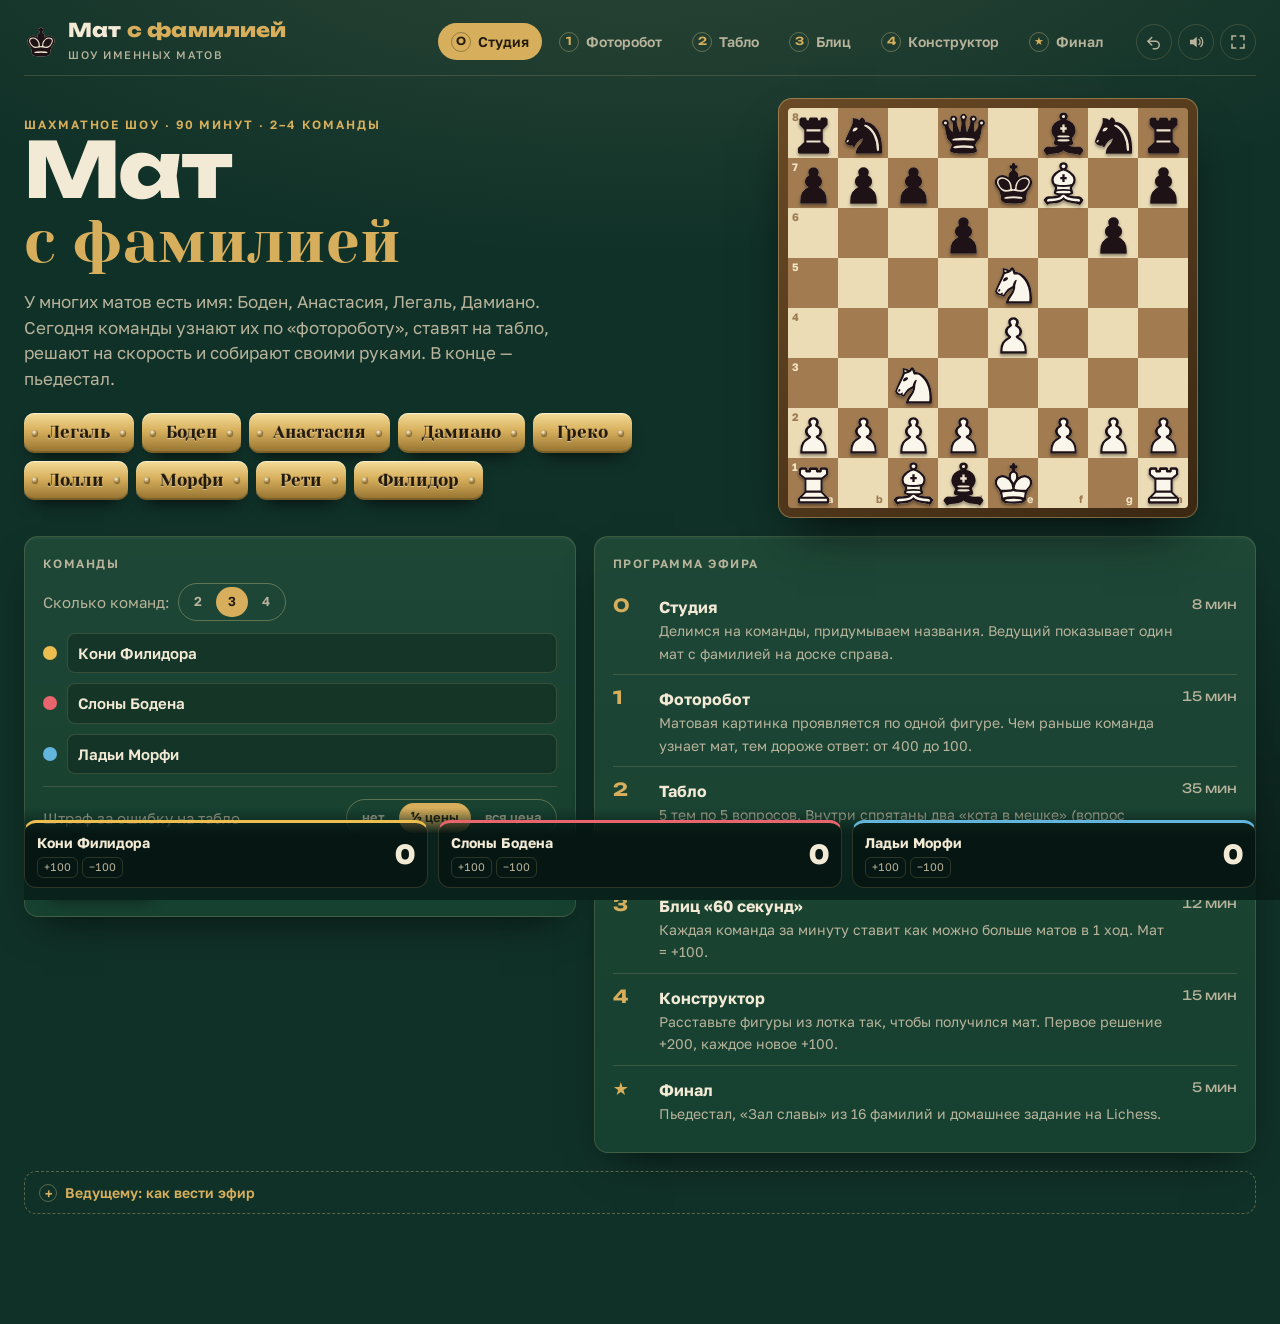
<file: zvezdnaya-akademiya/lessons/04-mat-s-familiey.html>
<!DOCTYPE html>
<html lang="ru">
<head>
<meta charset="utf-8">
<meta name="viewport" content="width=device-width, initial-scale=1">
<script>
/* Academy bridge: lets a lesson running inside «Звёздная академия» report stars per student.
   Standalone (no academy) the lesson behaves exactly as before: window.Academy.on === false. */
(function () {
  var L = 'L04';
  var embed = false;
  try { embed = !!window.ACADEMY_EMBED || /[?&]academy=1/.test(location.search); } catch (e) { embed = false; }
  if (embed && window.parent === window) embed = false;
  var roster = [], tablo = {}, subs = [];
  function post(m) { m.__academy = 1; m.lesson = L; try { window.parent.postMessage(m, '*'); } catch (e) { /* parent unreachable */ } }
  function emit() { subs.slice().forEach(function (f) { try { f(); } catch (e) { /* listener error */ } }); }
  var A = {
    on: embed,
    lesson: L,
    roster: function () { return roster; },
    tablo: function () { return tablo; },
    onRoster: function (f) { subs.push(f); },
    /* key: chapter id for 'best' (keeps the student's best result), or null for 'add' (adds up) */
    reward: function (key, n, label, mode) {
      if (!embed) return;
      n = Math.round(+n || 0); if (n <= 0) return;
      post({ type: 'reward', key: key, n: n, label: String(label || ''), mode: mode || 'best' });
    },
    points: function (id, d) {
      if (!embed) return;
      var was = tablo[id] || 0, now = Math.max(0, was + (Math.round(+d) || 0));
      if (now === was) return;
      tablo[id] = now; emit();
      post({ type: 'points', student: id, d: now - was });
    },
    addStudent: function (name) { if (embed) post({ type: 'add-student', name: String(name || '').slice(0, 40) }); },
    rename: function (id, name) { if (embed) post({ type: 'rename', student: id, name: String(name || '').slice(0, 40) }); },
    download: function (filename, data) { if (embed) post({ type: 'download', filename: filename, data: data }); },
    scores: function () {
      return {
        list: function () { return roster.map(function (s) { return { id: s.id, n: s.name, s: tablo[s.id] || 0 }; }); },
        sorted: function () { return this.list().sort(function (a, b) { return b.s - a.s; }); },
        isExample: function () { return false; },
        add: function (n) { A.addStudent(n); },
        inc: function (id, d) { A.points(id, d); },
        rename: function (id, n) { var r = roster.find(function (x) { return x.id === id; }); if (r) r.name = n; A.rename(id, n); },
        remove: function () {}, zero: function () {}, clear: function () {},
        on: function (f) { subs.push(function () { f(); }); }
      };
    }
  };
  window.Academy = A;
  if (!embed) return;
  document.documentElement.classList.add('academy');
  var st = document.createElement('style');
  st.textContent = '.academy #sc-zero,.academy #sc-clear,.academy .sc-row .x{display:none!important}.academy .sc-row{grid-template-columns:22px 1fr auto auto auto!important}';
  (document.head || document.documentElement).appendChild(st);
  window.addEventListener('message', function (e) {
    var d = e.data;
    if (!d || !d.__academy || e.source !== window.parent) return;
    if (d.type === 'roster') { roster = Array.isArray(d.students) ? d.students : []; tablo = d.tablo || {}; emit(); }
  });
  post({ type: 'hello' });
})();
</script>
<title>Мат с фамилией</title>
<meta name="description" content="Шахматное шоу на 90 минут для 1 юношеского — 3 взрослого разряда: именные маты, фоторобот, табло с котом в мешке и аукционом, блиц и конструктор матов.">
<link rel="preconnect" href="https://fonts.googleapis.com">
<link rel="preconnect" href="https://fonts.gstatic.com" crossorigin>
<link href="https://fonts.googleapis.com/css2?family=Golos+Text:wght@400;500;600;700&family=Unbounded:wght@600;700;800&family=Yeseva+One&display=swap" rel="stylesheet">
<style>[hidden]{display:none!important}</style>
</head>
<body>
<style>
/* «Мат с фамилией» — studio on green baize, brass nameplates */
:root {
  color-scheme: dark;
  --felt: #103128;
  --felt-2: #0a221c;
  --felt-3: #16402f;
  --felt-4: #1f4d3d;
  --line: rgba(243, 217, 147, .16);
  --line-2: rgba(243, 217, 147, .32);
  --brass: #d7af5c;
  --brass-hi: #f4dc98;
  --brass-lo: #92702f;
  --ink: #241a0b;
  --ivory: #f3ead6;
  --muted: #b8b39b;
  --dim: #8d957f;
  --garnet: #c8464f;
  --ok: #8fdca5;
  --bad: #f2846f;
  --sq-l: #ecdcb6;
  --sq-d: #a27b50;
  --t0: #ecbd4f;
  --t1: #e8656d;
  --t2: #62b5dc;
  --t3: #c794e6;
  --r: 14px;
  --shadow: 0 18px 40px -18px rgba(0, 0, 0, .7), 0 2px 0 rgba(255, 255, 255, .03) inset;
  --f-show: 'Unbounded', 'Arial Black', 'Segoe UI', system-ui, sans-serif;
  --f-name: 'Yeseva One', 'Georgia', 'Times New Roman', serif;
  --f-body: 'Golos Text', 'Segoe UI', system-ui, -apple-system, sans-serif;
}
*, *::before, *::after { box-sizing: border-box; }
html, body { height: 100%; }
body {
  background:
    radial-gradient(120% 70% at 50% -12%, rgba(244, 220, 152, .13), rgba(244, 220, 152, 0) 58%),
    radial-gradient(80% 60% at 100% 100%, rgba(0, 0, 0, .35), rgba(0, 0, 0, 0) 60%),
    var(--felt);
  background-attachment: fixed;
  color: var(--ivory);
  font-family: var(--f-body);
  font-size: 15px;
  line-height: 1.5;
  -webkit-font-smoothing: antialiased;
}
button { font: inherit; color: inherit; }
a { color: var(--brass-hi); }
:focus-visible { outline: 2px solid var(--brass-hi); outline-offset: 2px; }
h1, h2, h3 { text-wrap: balance; margin: 0; }
p { margin: 0; }

#app { min-height: 100%; display: flex; flex-direction: column; padding-inline: 16px; max-width: 1480px; margin-inline: auto; }

/* ---------- top bar ---------- */
.bar { display: flex; align-items: center; gap: 12px 20px; padding-block: 12px; border-bottom: 1px solid var(--line); flex-wrap: wrap; }
.logo { display: flex; align-items: center; gap: 10px; margin-right: auto; }
.logo svg { width: 34px; height: 34px; }
.logo-word { font-family: var(--f-show); font-weight: 800; font-size: 19px; letter-spacing: .01em; line-height: 1; }
.logo-word em { font-style: normal; color: var(--brass); }
.logo-sub { display: block; font-family: var(--f-body); font-weight: 500; font-size: 11px; letter-spacing: .14em; text-transform: uppercase; color: var(--muted); margin-top: 4px; }
.nav { display: flex; gap: 4px; flex-wrap: wrap; }
.nav button { display: flex; align-items: center; gap: 7px; border: 1px solid transparent; background: transparent; padding: 7px 12px; border-radius: 999px; cursor: pointer; color: var(--muted); font-weight: 600; font-size: 14px; }
.nav button:hover { color: var(--ivory); border-color: var(--line); }
.nav button .n { font-family: var(--f-show); font-size: 11px; width: 20px; height: 20px; border-radius: 50%; display: grid; place-items: center; border: 1px solid var(--line-2); color: var(--brass); }
.nav button[aria-current="true"] { background: var(--brass); color: var(--ink); }
.nav button[aria-current="true"] .n { border-color: rgba(36, 26, 11, .35); color: var(--ink); }
.tools { display: flex; gap: 6px; }
.icon-btn { width: 36px; height: 36px; border-radius: 50%; border: 1px solid var(--line); background: transparent; cursor: pointer; display: grid; place-items: center; color: var(--muted); }
.icon-btn:hover { color: var(--ivory); border-color: var(--line-2); }
.icon-btn svg { width: 18px; height: 18px; }
.icon-btn[aria-pressed="false"] { opacity: .55; }

main { flex: 1; padding-block: 22px 18px; }
.round { display: flex; flex-direction: column; gap: 18px; }
.round-head { display: flex; align-items: flex-end; justify-content: space-between; gap: 12px 24px; flex-wrap: wrap; }
.eyebrow { font-size: 12px; letter-spacing: .16em; text-transform: uppercase; color: var(--brass); font-weight: 600; }
.round-title { font-family: var(--f-show); font-weight: 700; font-size: clamp(22px, 2.6vw, 34px); line-height: 1.1; margin-top: 6px; }
.round-lead { color: var(--muted); max-width: 62ch; margin-top: 8px; }

/* ---------- common UI ---------- */
.btn { display: inline-flex; align-items: center; justify-content: center; gap: 8px; border: 1px solid var(--line-2); background: var(--felt-3); color: var(--ivory); padding: 9px 16px; border-radius: 10px; cursor: pointer; font-weight: 600; font-size: 14px; line-height: 1.2; transition: background .15s, border-color .15s, transform .1s; }
.btn:hover { background: var(--felt-4); border-color: var(--brass); }
.btn:active { transform: translateY(1px); }
.btn:disabled { opacity: .45; cursor: default; }
.btn.primary { background: linear-gradient(180deg, var(--brass-hi), var(--brass) 55%, var(--brass-lo)); color: var(--ink); border-color: var(--brass-lo); box-shadow: 0 1px 0 rgba(255, 255, 255, .45) inset, 0 6px 16px -8px rgba(0, 0, 0, .8); }
.btn.primary:hover { filter: brightness(1.06); }
.btn.ghost { background: transparent; }
.btn.armed { background: var(--garnet); border-color: var(--garnet); color: #fff; }
.btn.small { padding: 6px 11px; font-size: 13px; border-radius: 8px; }
.row { display: flex; gap: 8px; flex-wrap: wrap; align-items: center; }
.card { background: linear-gradient(180deg, rgba(255, 255, 255, .035), rgba(255, 255, 255, 0)), var(--felt-3); border: 1px solid var(--line); border-radius: var(--r); padding: 18px; box-shadow: var(--shadow); }
.label { font-size: 12px; letter-spacing: .12em; text-transform: uppercase; color: var(--muted); font-weight: 600; }
.muted { color: var(--muted); }

.team-chips { display: flex; gap: 6px; flex-wrap: wrap; }
.tchip { --tc: var(--brass); display: inline-flex; align-items: center; gap: 7px; border: 1px solid var(--line-2); background: transparent; border-radius: 999px; padding: 6px 12px 6px 8px; cursor: pointer; font-weight: 600; font-size: 13px; }
.tchip::before { content: ""; width: 11px; height: 11px; border-radius: 50%; background: var(--tc); box-shadow: 0 0 0 3px rgba(0, 0, 0, .25); }
.tchip:hover { border-color: var(--tc); }
.tchip[aria-pressed="true"] { background: var(--tc); border-color: var(--tc); color: var(--ink); }
.tchip[aria-pressed="true"]::before { background: var(--ink); }
.tchip.out { text-decoration: line-through; opacity: .5; }

.fb { display: flex; gap: 10px; align-items: flex-start; border-radius: 10px; padding: 10px 12px; background: rgba(0, 0, 0, .18); border: 1px solid var(--line); min-height: 46px; }
.fb:empty { display: none; }
.fb-mark { flex: none; width: 22px; height: 22px; border-radius: 50%; display: grid; place-items: center; font-weight: 800; font-size: 13px; background: var(--felt-4); color: var(--brass-hi); }
.fb[data-type="ok"] { border-color: rgba(143, 220, 165, .5); }
.fb[data-type="ok"] .fb-mark { background: var(--ok); color: var(--ink); }
.fb[data-type="bad"] { border-color: rgba(242, 132, 111, .55); }
.fb[data-type="bad"] .fb-mark { background: var(--bad); color: var(--ink); }
.fb[data-type="warn"] .fb-mark { background: var(--brass); color: var(--ink); }
.fb-body { min-width: 0; }
.shake { animation: shake .35s; }
@keyframes shake { 20% { transform: translateX(-6px); } 45% { transform: translateX(6px); } 70% { transform: translateX(-3px); } 100% { transform: none; } }

details.host { border: 1px dashed var(--line-2); border-radius: 12px; padding: 10px 14px; color: var(--muted); font-size: 14px; }
details.host summary { cursor: pointer; font-weight: 600; color: var(--brass); list-style: none; display: flex; align-items: center; gap: 8px; }
details.host summary::-webkit-details-marker { display: none; }
details.host summary::before { content: "+"; font-family: var(--f-show); width: 18px; height: 18px; border-radius: 50%; display: grid; place-items: center; border: 1px solid var(--line-2); font-size: 12px; }
details.host[open] summary::before { content: "–"; }
details.host ul { margin: 8px 0 2px; padding-left: 20px; display: grid; gap: 4px; }

/* ---------- brass nameplate ---------- */
.plate { position: relative; background: linear-gradient(180deg, var(--brass-hi) 0%, var(--brass) 45%, var(--brass-lo) 100%); color: var(--ink); border-radius: 10px; box-shadow: 0 1px 0 rgba(255, 255, 255, .55) inset, 0 -2px 0 rgba(0, 0, 0, .18) inset, 0 10px 18px -10px rgba(0, 0, 0, .9); }
.plate::before, .plate::after { content: ""; position: absolute; top: 50%; width: 6px; height: 6px; margin-top: -3px; border-radius: 50%; background: radial-gradient(circle at 35% 35%, #fff4cf, #8b6a2b 70%); box-shadow: 0 1px 1px rgba(0, 0, 0, .4); }
.plate::before { left: 8px; }
.plate::after { right: 8px; }
.engraved { text-shadow: 0 1px 0 rgba(255, 255, 255, .45), 0 -1px 0 rgba(0, 0, 0, .25); }

/* ---------- board ---------- */
.board-frame { width: 100%; max-width: var(--bw, 560px); aspect-ratio: 1; padding: 10px; border-radius: 14px; background: linear-gradient(145deg, #6a4a26, #3b2812); box-shadow: 0 0 0 1px rgba(243, 217, 147, .35) inset, 0 24px 50px -20px rgba(0, 0, 0, .85); position: relative; }
.board { position: relative; width: 100%; height: 100%; display: grid; grid-template-columns: repeat(8, 1fr); grid-template-rows: repeat(8, 1fr); user-select: none; -webkit-user-select: none; touch-action: none; border-radius: 4px; overflow: hidden; }
.sq { position: relative; display: grid; place-items: center; }
.sq.l { background: var(--sq-l); }
.sq.d { background: var(--sq-d); }
.sq.last::before, .sq.sel::before, .sq.check::before, .sq.drop::before, .sq[data-mark]:not([data-mark=""])::before { content: ""; position: absolute; inset: 0; pointer-events: none; }
.sq.last::before { background: rgba(215, 175, 92, .45); }
.sq.sel::before { background: rgba(98, 181, 220, .45); }
.sq.drop::before { box-shadow: inset 0 0 0 4px var(--t2); }
.sq.check::before { background: radial-gradient(circle, rgba(200, 40, 40, .95) 0%, rgba(200, 40, 40, .55) 42%, rgba(200, 40, 40, 0) 72%); }
.sq[data-mark="bad"]::before { box-shadow: inset 0 0 0 4px var(--bad); }
.sq[data-mark="good"]::before { box-shadow: inset 0 0 0 4px #3f9c5d; }
.sq[data-mark="tray"]::before { box-shadow: inset 0 0 0 3px rgba(36, 26, 11, .55); }
.sq.dot::after { content: ""; position: absolute; width: 28%; height: 28%; border-radius: 50%; background: rgba(36, 26, 11, .3); pointer-events: none; }
.sq.cap::after { content: ""; position: absolute; inset: 4%; border-radius: 50%; border: 5px solid rgba(36, 26, 11, .28); pointer-events: none; }
.co { position: absolute; font-weight: 700; font-size: clamp(9px, 1.2vmin, 12px); line-height: 1; pointer-events: none; z-index: 1; font-family: var(--f-body); }
.sq.l .co { color: #9b7a52; }
.sq.d .co { color: #f1e3c2; }
.co-r { top: 4px; left: 4px; }
.co-f { bottom: 3px; right: 5px; }
.pc { width: 94%; height: 94%; position: relative; z-index: 2; pointer-events: none; filter: drop-shadow(0 2px 1.5px rgba(0, 0, 0, .38)); }
.pc.anim { transition: transform .22s cubic-bezier(.3, .7, .4, 1); }
.pc.lift { opacity: .3; }
.pc.pop { animation: pop .38s cubic-bezier(.2, 1.4, .5, 1); }
@keyframes pop { from { transform: scale(.2); opacity: 0; } to { transform: none; opacity: 1; } }
.drag-ghost { position: fixed; z-index: 100; pointer-events: none; transform: translate(-50%, -50%) scale(1.08); filter: drop-shadow(0 8px 10px rgba(0, 0, 0, .5)); }
.board .ov { position: absolute; inset: 0; width: 100%; height: 100%; pointer-events: none; z-index: 3; }
.board-frame.flash-bad { animation: flashbad .6s; }
@keyframes flashbad { 30% { box-shadow: 0 0 0 4px var(--bad), 0 24px 50px -20px rgba(0, 0, 0, .85); } }
.board-frame.flash-ok { animation: flashok .9s; }
@keyframes flashok { 30% { box-shadow: 0 0 0 5px var(--brass-hi), 0 0 60px 10px rgba(244, 220, 152, .35); } }
.promo { position: absolute; inset: 0; z-index: 5; background: rgba(0, 0, 0, .55); display: grid; place-items: center; }
.promo-box { display: flex; gap: 8px; padding: 10px; background: var(--felt-3); border: 2px solid var(--brass); border-radius: 12px; }
.promo-box button { width: clamp(52px, 10vmin, 80px); aspect-ratio: 1; border: 1px solid var(--line-2); border-radius: 8px; background: var(--sq-l); cursor: pointer; display: grid; place-items: center; padding: 4px; position: relative; }
.promo-box button span { position: absolute; bottom: 2px; right: 5px; font-size: 12px; font-weight: 800; color: var(--ink); }
.promo-box svg { width: 100%; height: 100%; }

/* ---------- stage layout: board + side panel ---------- */
.stage { display: grid; grid-template-columns: minmax(0, var(--bw, 560px)) minmax(280px, 1fr); gap: 22px; align-items: start; }
.side { display: flex; flex-direction: column; gap: 14px; min-width: 0; }
.task-line { font-family: var(--f-show); font-weight: 600; font-size: clamp(17px, 1.6vw, 22px); line-height: 1.25; }
.task-line b { color: var(--brass-hi); font-weight: 700; }
.players { font-size: 14px; color: var(--muted); }
.movelist { font-variant-numeric: tabular-nums; font-size: 15px; display: flex; flex-wrap: wrap; gap: 4px 10px; min-height: 22px; }
.movelist span { white-space: nowrap; }
.movelist .num { color: var(--dim); }
.mate-name { font-family: var(--f-name); font-size: clamp(28px, 3.2vw, 44px); line-height: 1.05; color: var(--brass-hi); }
.story { max-width: 60ch; }

/* ---------- timer ring ---------- */
.timer { display: inline-flex; align-items: center; gap: 10px; cursor: pointer; border: 0; background: transparent; padding: 0; }
.timer svg { width: 56px; height: 56px; transform: rotate(-90deg); }
.timer .trk { fill: none; stroke: rgba(255, 255, 255, .08); stroke-width: 5; }
.timer .arc { fill: none; stroke: var(--brass); stroke-width: 5; stroke-linecap: round; transition: stroke-dashoffset .25s linear, stroke .3s; }
.timer.low .arc { stroke: var(--bad); }
.timer .t { font-family: var(--f-show); font-weight: 700; font-size: 22px; font-variant-numeric: tabular-nums; min-width: 3.2ch; text-align: left; }
.timer.paused .t { opacity: .5; }
.timer .tl { font-size: 11px; letter-spacing: .12em; text-transform: uppercase; color: var(--muted); display: block; }

/* ---------- studio ---------- */
.hero { display: grid; grid-template-columns: minmax(0, 1.25fr) minmax(0, 1fr); gap: 28px; align-items: center; }
.hero h1 { font-family: var(--f-show); font-weight: 800; font-size: clamp(38px, 6vw, 84px); line-height: .95; letter-spacing: -.01em; }
.hero h1 .ln2 { display: block; font-family: var(--f-name); font-weight: 400; color: var(--brass); font-size: .78em; letter-spacing: 0; margin-top: .12em; }
.hero-lead { font-size: 17px; color: var(--muted); max-width: 52ch; margin-top: 18px; }
.marquee { display: flex; flex-wrap: wrap; gap: 8px; margin-top: 22px; }
.marquee .plate { padding: 7px 24px; font-family: var(--f-name); font-size: 17px; }
.hero-board { justify-self: center; width: 100%; max-width: 420px; }
.studio-grid { display: grid; grid-template-columns: minmax(0, 1fr) minmax(0, 1.2fr); gap: 18px; align-items: start; }
.team-setup { display: grid; gap: 10px; margin-top: 12px; }
.team-row { display: grid; grid-template-columns: 14px minmax(0, 1fr); gap: 10px; align-items: center; }
.team-row .sw { width: 14px; height: 14px; border-radius: 50%; }
.team-row input { width: 100%; background: rgba(0, 0, 0, .22); border: 1px solid var(--line); color: var(--ivory); border-radius: 8px; padding: 8px 10px; font: inherit; font-weight: 600; }
.team-row input:focus { border-color: var(--brass); outline: none; }
.seg { display: inline-flex; border: 1px solid var(--line-2); border-radius: 999px; padding: 3px; gap: 2px; }
.seg button { border: 0; background: transparent; padding: 5px 12px; border-radius: 999px; cursor: pointer; font-weight: 600; font-size: 13px; color: var(--muted); }
.seg button[aria-pressed="true"] { background: var(--brass); color: var(--ink); }
.setting { display: flex; justify-content: space-between; align-items: center; gap: 10px; flex-wrap: wrap; padding-top: 12px; margin-top: 12px; border-top: 1px solid var(--line); }
.program { list-style: none; margin: 12px 0 0; padding: 0; display: grid; gap: 2px; }
.program li { display: grid; grid-template-columns: 34px minmax(0, 1fr) auto; gap: 12px; padding: 10px 0; border-bottom: 1px solid var(--line); align-items: start; }
.program li:last-child { border-bottom: 0; }
.program .pn { font-family: var(--f-show); font-weight: 700; color: var(--brass); font-size: 18px; line-height: 1.2; }
.program b { display: block; font-size: 16px; }
.program span { color: var(--muted); font-size: 14px; }
.program .min { font-family: var(--f-show); font-size: 13px; color: var(--muted); font-variant-numeric: tabular-nums; white-space: nowrap; }

/* ---------- photo round ---------- */
.photo-dots { display: flex; gap: 6px; flex-wrap: wrap; }
.photo-dots button { width: 30px; height: 30px; border-radius: 50%; border: 1px solid var(--line-2); background: transparent; cursor: pointer; font-family: var(--f-show); font-size: 11px; color: var(--muted); }
.photo-dots button[aria-current="true"] { border-color: var(--brass); color: var(--brass-hi); box-shadow: 0 0 0 2px var(--brass) inset; }
.photo-dots button.done { background: var(--felt-4); color: var(--ivory); }
.pot { display: flex; align-items: center; gap: 14px; }
.pot .plate { padding: 8px 26px; font-family: var(--f-show); font-weight: 800; font-size: 28px; font-variant-numeric: tabular-nums; min-width: 4.4ch; text-align: center; }
.pot .plate.drop { animation: potdrop .35s; }
@keyframes potdrop { 40% { transform: translateY(3px) scale(.96); } }
.opts { display: grid; grid-template-columns: repeat(2, minmax(0, 1fr)); gap: 8px; }
.opt { text-align: left; border: 1px solid var(--line-2); background: rgba(0, 0, 0, .18); border-radius: 10px; padding: 12px 14px; cursor: pointer; font-family: var(--f-name); font-size: 18px; line-height: 1.2; transition: border-color .15s, background .15s; }
.opt:hover:not(:disabled) { border-color: var(--brass); background: rgba(215, 175, 92, .08); }
.opt:disabled { cursor: default; }
.opt.right { background: var(--ok); color: var(--ink); border-color: var(--ok); }
.opt.wrong { border-color: var(--bad); color: var(--bad); text-decoration: line-through; }
.opt.quiz { font-family: var(--f-body); font-size: 16px; font-weight: 600; }

/* ---------- jeopardy board ---------- */
.jboard-wrap { position: relative; }
.jboard { display: grid; grid-template-columns: repeat(5, minmax(0, 1fr)); gap: 10px; }
.jhead { display: flex; flex-direction: column; align-items: center; justify-content: center; text-align: center; gap: 6px; padding: 12px 8px 10px; border-radius: 12px; background: rgba(0, 0, 0, .22); border: 1px solid var(--line); min-height: 104px; }
.jhead svg { width: 38px; height: 38px; }
.jhead b { font-family: var(--f-name); font-weight: 400; font-size: clamp(15px, 1.5vw, 20px); line-height: 1.1; }
.jhead span { font-size: 11px; letter-spacing: .12em; text-transform: uppercase; color: var(--muted); }
.cell { position: relative; min-height: 76px; border: 0; cursor: pointer; font-family: var(--f-show); font-weight: 800; font-size: clamp(20px, 2.3vw, 32px); font-variant-numeric: tabular-nums; transition: transform .15s, filter .15s; }
.cell:hover { transform: translateY(-2px); filter: brightness(1.07); }
.cell.used { background: rgba(0, 0, 0, .2); box-shadow: none; border: 1px solid var(--line); cursor: pointer; color: var(--muted); font-size: 13px; font-weight: 400; font-family: var(--f-body); display: flex; flex-direction: column; align-items: center; justify-content: center; gap: 4px; padding: 6px; transform: none; }
.cell.used::before, .cell.used::after { display: none; }
.cell.used .cn { font-family: var(--f-name); font-size: clamp(13px, 1.2vw, 16px); color: var(--ivory); line-height: 1.1; text-align: center; }
.cell.used .ct { display: inline-flex; align-items: center; gap: 5px; font-size: 12px; }
.cell.used .ct i { width: 8px; height: 8px; border-radius: 50%; background: var(--tc, var(--dim)); }
.turn-info { display: flex; align-items: center; gap: 10px; flex-wrap: wrap; }
.turn-info b { font-family: var(--f-show); font-size: 15px; }
.spec-legend { display: flex; gap: 16px; flex-wrap: wrap; font-size: 13px; color: var(--muted); }
.spec-legend span { display: inline-flex; align-items: center; gap: 6px; }
.spec-legend svg { width: 22px; height: 22px; }

/* question view overlays the grid */
.qv { display: flex; flex-direction: column; gap: 16px; }
.qv-head { display: flex; align-items: center; gap: 12px 16px; flex-wrap: wrap; }
.qv-head .plate { padding: 6px 22px; font-family: var(--f-show); font-weight: 800; font-size: 20px; font-variant-numeric: tabular-nums; }
.qv-cat { font-family: var(--f-name); font-size: 22px; }
.badge { display: inline-flex; align-items: center; gap: 6px; border-radius: 999px; padding: 4px 11px; font-size: 12px; font-weight: 700; letter-spacing: .06em; text-transform: uppercase; background: var(--garnet); color: #fff; }
.badge.auction { background: var(--t2); color: var(--ink); }
.qv-close { margin-left: auto; }
.quiz-q { font-family: var(--f-show); font-weight: 600; font-size: clamp(20px, 2.2vw, 30px); line-height: 1.25; max-width: 36ch; }
.quiz-box { display: flex; flex-direction: column; gap: 18px; max-width: 900px; }

/* splash for specials */
.splash { position: fixed; inset: 0; z-index: 60; display: grid; place-items: center; background: rgba(5, 16, 13, .82); padding: 16px; }
.splash-card { width: min(640px, 100%); text-align: center; display: flex; flex-direction: column; align-items: center; gap: 14px; padding: 28px 22px; border-radius: 20px; background: radial-gradient(120% 90% at 50% 0%, rgba(244, 220, 152, .18), rgba(244, 220, 152, 0) 60%), var(--felt-3); border: 1px solid var(--line-2); box-shadow: var(--shadow); animation: splashIn .5s cubic-bezier(.2, 1.3, .4, 1); }
@keyframes splashIn { from { transform: scale(.7) rotate(-3deg); opacity: 0; } to { transform: none; opacity: 1; } }
.splash-card svg.art { width: 120px; height: 120px; }
.splash-title { font-family: var(--f-show); font-weight: 800; font-size: clamp(28px, 5vw, 46px); line-height: 1; color: var(--brass-hi); }
.splash-text { color: var(--muted); max-width: 46ch; }
.bids { display: grid; gap: 8px; width: 100%; }
.bid { display: grid; grid-template-columns: minmax(0, 1fr) auto auto auto; gap: 8px; align-items: center; text-align: left; padding: 8px 10px; border-radius: 10px; background: rgba(0, 0, 0, .2); border-left: 4px solid var(--tc); }
.bid b { font-size: 15px; }
.bid output { font-family: var(--f-show); font-weight: 700; font-size: 18px; min-width: 4.6ch; text-align: right; font-variant-numeric: tabular-nums; }
.bid.win { box-shadow: 0 0 0 2px var(--brass) inset; }

/* ---------- blitz ---------- */
.blitz-top { display: flex; align-items: center; gap: 14px 22px; flex-wrap: wrap; }
.big-timer { font-family: var(--f-show); font-weight: 800; font-size: clamp(40px, 6vw, 72px); line-height: 1; font-variant-numeric: tabular-nums; color: var(--brass-hi); }
.big-timer.low { color: var(--bad); animation: pulseT 1s infinite; }
@keyframes pulseT { 50% { opacity: .55; } }
.run-log { display: flex; gap: 6px; flex-wrap: wrap; }
.run-log span { font-size: 13px; border-radius: 999px; padding: 4px 10px; background: rgba(143, 220, 165, .14); border: 1px solid rgba(143, 220, 165, .4); }
.run-log span.skip { background: transparent; border-color: var(--line); color: var(--dim); }
.blitz-table { display: grid; gap: 6px; }
.blitz-table div { display: grid; grid-template-columns: 12px minmax(0, 1fr) auto; gap: 10px; align-items: center; font-size: 14px; }
.blitz-table i { width: 10px; height: 10px; border-radius: 50%; background: var(--tc); }
.blitz-table b { font-family: var(--f-show); font-variant-numeric: tabular-nums; }

/* ---------- constructor ---------- */
.ctabs { display: flex; gap: 6px; flex-wrap: wrap; }
.ctabs button { border: 1px solid var(--line-2); background: transparent; border-radius: 10px; padding: 8px 12px; cursor: pointer; text-align: left; line-height: 1.15; }
.ctabs button b { display: block; font-family: var(--f-name); font-weight: 400; font-size: 16px; }
.ctabs button small { color: var(--muted); font-size: 12px; font-variant-numeric: tabular-nums; }
.ctabs button[aria-current="true"] { border-color: var(--brass); background: rgba(215, 175, 92, .1); }
.tray { display: flex; gap: 10px; flex-wrap: wrap; padding: 12px; border-radius: 12px; background: rgba(0, 0, 0, .22); border: 1px dashed var(--line-2); min-height: 86px; align-items: center; }
.tray-empty { color: var(--dim); font-size: 13px; }
.tpiece { width: 64px; height: 64px; border-radius: 10px; border: 1px solid var(--line-2); background: var(--sq-l); cursor: grab; display: grid; place-items: center; padding: 3px; touch-action: none; }
.tpiece svg { width: 100%; height: 100%; pointer-events: none; }
.tpiece[aria-pressed="true"] { box-shadow: 0 0 0 3px var(--t2); }
.tpiece.placed { opacity: .28; cursor: default; background: transparent; }
.sols { display: flex; flex-wrap: wrap; gap: 6px; }
.sol { display: inline-flex; align-items: center; gap: 6px; font-size: 14px; font-weight: 600; border-radius: 999px; padding: 5px 11px; border: 1px solid var(--line-2); font-variant-numeric: tabular-nums; }
.sol i { width: 9px; height: 9px; border-radius: 50%; background: var(--tc); }
.sol.hidden-sol { color: var(--dim); border-style: dashed; }
.count-line { font-family: var(--f-show); font-size: 15px; }
.count-line b { color: var(--brass-hi); }

/* ---------- final ---------- */
.podium { display: flex; align-items: flex-end; justify-content: center; gap: 12px; min-height: 340px; padding-top: 10px; }
.pcol { display: flex; flex-direction: column; align-items: center; gap: 10px; width: min(200px, 30%); }
.pname { font-family: var(--f-name); font-size: clamp(16px, 2vw, 24px); text-align: center; line-height: 1.1; }
.pscore { font-family: var(--f-show); font-weight: 800; font-size: clamp(18px, 2.4vw, 30px); font-variant-numeric: tabular-nums; }
.pbar { width: 100%; border-radius: 12px 12px 4px 4px; background: linear-gradient(180deg, color-mix(in srgb, var(--tc) 80%, #fff), var(--tc) 40%, color-mix(in srgb, var(--tc) 55%, #000)); display: grid; place-items: start center; padding-top: 12px; font-family: var(--f-show); font-weight: 800; font-size: 34px; color: var(--ink); height: 0; transition: height 1.1s cubic-bezier(.2, .9, .3, 1); box-shadow: 0 16px 30px -14px rgba(0, 0, 0, .8); }
.fourth { text-align: center; color: var(--muted); }
.hall { display: grid; grid-template-columns: repeat(auto-fill, minmax(230px, 1fr)); gap: 10px; }
.hall .plate { padding: 12px 22px; display: flex; flex-direction: column; gap: 3px; }
.hall .plate b { font-family: var(--f-name); font-weight: 400; font-size: 18px; line-height: 1.15; }
.hall .plate span { font-size: 13px; line-height: 1.35; color: #3d2f16; }
.hw { display: grid; grid-template-columns: repeat(auto-fill, minmax(250px, 1fr)); gap: 10px; }
.hw a { display: flex; flex-direction: column; gap: 2px; padding: 12px 14px; border-radius: 12px; border: 1px solid var(--line); background: rgba(0, 0, 0, .18); text-decoration: none; color: var(--ivory); }
.hw a:hover { border-color: var(--brass); }
.hw a b { font-weight: 600; }
.hw a span { font-size: 13px; color: var(--muted); }

/* ---------- scoreboard ---------- */
.scores { position: sticky; bottom: 0; z-index: 20; display: grid; grid-template-columns: repeat(var(--n, 3), minmax(0, 1fr)); gap: 10px; padding-block: 12px calc(12px + env(safe-area-inset-bottom, 0px)); background: linear-gradient(to top, var(--felt-2) 72%, rgba(10, 34, 28, 0)); }
.score { --tc: var(--t0); display: grid; grid-template-columns: minmax(0, 1fr) auto; align-items: center; gap: 4px 10px; padding: 9px 12px; border-radius: 12px; background: rgba(0, 0, 0, .3); border: 1px solid var(--line); border-top: 3px solid var(--tc); position: relative; }
.score.active { box-shadow: 0 0 0 1px var(--tc), 0 0 24px -6px var(--tc); }
.score .nm { font-weight: 700; font-size: 14px; white-space: nowrap; overflow: hidden; text-overflow: ellipsis; }
.score .pts { font-family: var(--f-show); font-weight: 800; font-size: 26px; font-variant-numeric: tabular-nums; grid-row: span 2; text-align: right; }
.score .adj { display: flex; gap: 4px; }
.score .adj button { border: 1px solid var(--line); background: transparent; color: var(--muted); border-radius: 6px; font-size: 11px; padding: 1px 6px; cursor: pointer; font-variant-numeric: tabular-nums; }
.score .adj button:hover { color: var(--ivory); border-color: var(--line-2); }
.score .fly { position: absolute; right: 12px; top: -8px; font-family: var(--f-show); font-weight: 800; font-size: 18px; pointer-events: none; animation: fly 1.3s ease-out forwards; }
.score .fly.neg { color: var(--bad); }
.score .fly.pos { color: var(--ok); }
@keyframes fly { from { transform: translateY(0); opacity: 1; } to { transform: translateY(-34px); opacity: 0; } }
.score-tools { display: flex; justify-content: flex-end; }
.undo { font-size: 12px; }

#confetti { position: fixed; inset: 0; width: 100%; height: 100%; pointer-events: none; z-index: 80; }

/* ---------- responsive ---------- */
@media (max-width: 1080px) {
  .stage { grid-template-columns: minmax(0, 1fr); }
  .stage .board-frame { margin-inline: auto; }
  .hero, .studio-grid { grid-template-columns: minmax(0, 1fr); }
}
@media (max-width: 760px) {
  .jboard { gap: 5px; }
  .jhead { min-height: 78px; padding: 8px 4px; }
  .jhead svg { width: 26px; height: 26px; }
  .jhead span { display: none; }
  .jhead b { font-size: 12px; }
  .cell { min-height: 54px; font-size: 16px; }
  .cell.used .cn { font-size: 11px; }
  .cell.used .ct { display: none; }
  .plate::before, .plate::after { display: none; }
  .scores { gap: 6px; padding-block: 8px calc(8px + env(safe-area-inset-bottom, 0px)); }
  .score { padding: 6px 8px; grid-template-columns: minmax(0, 1fr); gap: 0; border-top-width: 2px; }
  .score .nm { font-size: 11px; }
  .score .pts { font-size: 18px; grid-row: auto; text-align: left; }
  .score .adj { display: none; }
  .logo { order: 0; }
  .tools { order: 1; }
  .nav { order: 2; width: 100%; }
  .opts { grid-template-columns: minmax(0, 1fr); }
  .nav button { padding: 6px 9px; font-size: 13px; }
  .nav button .lbl { display: none; }
  .nav button[aria-current="true"] .lbl { display: inline; }
  .board-frame { padding: 6px; }
  .podium { min-height: 260px; }
}
@media (prefers-reduced-motion: reduce) {
  *, *::before, *::after { animation: none !important; transition: none !important; }
}

</style>
<div id="app">
  <header class="bar">
    <div class="logo">
      <svg viewBox="0 0 45 45" aria-hidden="true"><use href="#pc-bK"></use></svg>
      <div><span class="logo-word">Мат <em>с фамилией</em></span><span class="logo-sub">шоу именных матов</span></div>
    </div>
    <nav class="nav" id="nav" aria-label="Раунды шоу">
      <button type="button" data-go="studio"><span class="n">0</span><span class="lbl">Студия</span></button>
      <button type="button" data-go="photo"><span class="n">1</span><span class="lbl">Фоторобот</span></button>
      <button type="button" data-go="board"><span class="n">2</span><span class="lbl">Табло</span></button>
      <button type="button" data-go="blitz"><span class="n">3</span><span class="lbl">Блиц</span></button>
      <button type="button" data-go="build"><span class="n">4</span><span class="lbl">Конструктор</span></button>
      <button type="button" data-go="final"><span class="n">★</span><span class="lbl">Финал</span></button>
    </nav>
    <div class="tools">
      <button type="button" class="icon-btn" id="undoBtn" aria-label="Отменить последнее начисление очков" title="Отменить последнее начисление очков">
        <svg viewBox="0 0 24 24" aria-hidden="true"><path d="M9 6L4 11l5 5" fill="none" stroke="currentColor" stroke-width="2" stroke-linecap="round" stroke-linejoin="round"/><path d="M4 11h10a5 5 0 0 1 0 10h-3" fill="none" stroke="currentColor" stroke-width="2" stroke-linecap="round"/></svg>
      </button>
      <button type="button" class="icon-btn" id="soundBtn" aria-pressed="true" aria-label="Звук" title="Звук">
        <svg viewBox="0 0 24 24" aria-hidden="true"><path d="M4 9h4l5-4v14l-5-4H4z" fill="currentColor"/><path d="M16 8.5a5 5 0 0 1 0 7M18.5 6a8.5 8.5 0 0 1 0 12" fill="none" stroke="currentColor" stroke-width="1.8" stroke-linecap="round"/></svg>
      </button>
      <button type="button" class="icon-btn" id="fsBtn" aria-label="Во весь экран" title="Во весь экран">
        <svg viewBox="0 0 24 24" aria-hidden="true"><path d="M4 9V4h5M20 9V4h-5M4 15v5h5M20 15v5h-5" fill="none" stroke="currentColor" stroke-width="2" stroke-linecap="round"/></svg>
      </button>
    </div>
  </header>

  <main>
    <!-- ================= STUDIO ================= -->
    <section class="round" id="r-studio" data-round="studio">
      <div class="hero">
        <div>
          <p class="eyebrow">Шахматное шоу · 90 минут · 2–4 команды</p>
          <h1>Мат<span class="ln2">с фамилией</span></h1>
          <p class="hero-lead">У многих матов есть имя: Боден, Анастасия, Легаль, Дамиано. Сегодня команды узнают их по «фотороботу», ставят на табло, решают на скорость и собирают своими руками. В конце — пьедестал.</p>
          <div class="marquee" id="marquee"></div>
        </div>
        <div class="hero-board"><div class="board-frame" style="--bw:420px"><div class="board" id="heroBoard"></div></div></div>
      </div>

      <div class="studio-grid">
        <div class="card">
          <p class="label">Команды</p>
          <div class="row" style="margin-top:10px">
            <span class="muted">Сколько команд:</span>
            <div class="seg" id="teamCount" role="group" aria-label="Количество команд">
              <button type="button" data-n="2">2</button><button type="button" data-n="3">3</button><button type="button" data-n="4">4</button>
            </div>
          </div>
          <div class="team-setup" id="teamSetup"></div>
          <div class="setting">
            <span class="muted">Штраф за ошибку на табло</span>
            <div class="seg" id="penaltySeg" role="group" aria-label="Штраф за ошибку">
              <button type="button" data-p="0">нет</button><button type="button" data-p="0.5">½ цены</button><button type="button" data-p="1">вся цена</button>
            </div>
          </div>
          <div class="setting">
            <button type="button" class="btn primary" id="startShow">Начать шоу</button>
            <button type="button" class="btn ghost small" id="resetShow">Новое шоу (сбросить всё)</button>
          </div>
        </div>
        <div class="card">
          <p class="label">Программа эфира</p>
          <ol class="program">
            <li><span class="pn">0</span><div><b>Студия</b><span>Делимся на команды, придумываем названия. Ведущий показывает один мат с фамилией на доске справа.</span></div><span class="min">8 мин</span></li>
            <li><span class="pn">1</span><div><b>Фоторобот</b><span>Матовая картинка проявляется по одной фигуре. Чем раньше команда узнает мат, тем дороже ответ: от 400 до 100.</span></div><span class="min">15 мин</span></li>
            <li><span class="pn">2</span><div><b>Табло</b><span>5 тем по 5 вопросов. Внутри спрятаны два «кота в мешке» (вопрос отдаётся другой команде, цена ×2) и один аукцион (ставки, ошибка стоит ставку).</span></div><span class="min">35 мин</span></li>
            <li><span class="pn">3</span><div><b>Блиц «60 секунд»</b><span>Каждая команда за минуту ставит как можно больше матов в 1 ход. Мат = +100.</span></div><span class="min">12 мин</span></li>
            <li><span class="pn">4</span><div><b>Конструктор</b><span>Расставьте фигуры из лотка так, чтобы получился мат. Первое решение +200, каждое новое +100.</span></div><span class="min">15 мин</span></li>
            <li><span class="pn">★</span><div><b>Финал</b><span>Пьедестал, «Зал славы» из 16 фамилий и домашнее задание на Lichess.</span></div><span class="min">5 мин</span></li>
          </ol>
        </div>
      </div>
      <details class="host">
        <summary>Ведущему: как вести эфир</summary>
        <ul>
          <li>Покажите эту вкладку через демонстрацию экрана. Ходы за команды делает ведущий: команда называет ход в чат или голосом.</li>
          <li>Очки начисляются автоматически. Кнопки «+100 / −100» под счётом нужны для ручных поправок, «Отменить последнее» — для ошибок ведущего.</li>
          <li>Прогресс шоу сохраняется в этом браузере: страницу можно перезагрузить.</li>
          <li>На доске справа — мат Легаля (1750). Спросите: «Белые отдали ферзя. Где мат?» Ответ: Кd5#. Это разогрев, очков нет.</li>
        </ul>
      </details>
    </section>

    <!-- ================= PHOTO ================= -->
    <section class="round" id="r-photo" data-round="photo" hidden>
      <div class="round-head">
        <div>
          <p class="eyebrow">Раунд 1</p>
          <h2 class="round-title">Фоторобот</h2>
          <p class="round-lead">Мат проявляется по одной фигуре. Узнали — жмите «Отвечает команда» и называйте фамилию. Каждая новая фигура дешевит ответ на 50.</p>
        </div>
        <div class="photo-dots" id="photoDots"></div>
      </div>
      <div class="stage" style="--bw:520px">
        <div class="board-frame"><div class="board" id="photoBoard"></div></div>
        <div class="side">
          <div class="pot"><div class="plate engraved" id="potPlate">400</div><div><p class="label">Цена ответа</p><p class="muted" id="potInfo">Фигур на доске: 1</p></div></div>
          <div class="row"><button type="button" class="btn primary" id="revealBtn">Показать ещё фигуру</button><button type="button" class="btn ghost" id="photoAnswerBtn">Открыть ответ</button></div>
          <div><p class="label">Отвечает команда</p><div class="team-chips" id="photoTeams" style="margin-top:8px"></div></div>
          <div class="opts" id="photoOpts"></div>
          <div class="fb" id="photoFb"></div>
          <div class="row"><button type="button" class="btn ghost" id="photoPrev">← Назад</button><button type="button" class="btn" id="photoNext">Следующее фото →</button></div>
        </div>
      </div>
      <details class="host">
        <summary>Ведущему</summary>
        <ul>
          <li>Сначала появляется чёрный король, потом его «соседи», атакующие фигуры — последними.</li>
          <li>Неверный ответ не штрафуется, но команда выбывает из этого фото.</li>
          <li>После ответа прочитайте факт о мате: эти имена пригодятся на табло.</li>
        </ul>
      </details>
    </section>

    <!-- ================= BOARD ================= -->
    <section class="round" id="r-board" data-round="board" hidden>
      <div id="gridView" class="round">
        <div class="round-head">
          <div>
            <p class="eyebrow">Раунд 2</p>
            <h2 class="round-title">Табло</h2>
          </div>
          <div class="turn-info"><span class="muted">Выбирает вопрос:</span><div class="team-chips" id="chooserChips"></div></div>
        </div>
        <div class="jboard-wrap"><div class="jboard" id="jboard"></div></div>
        <div class="spec-legend">
          <span><svg viewBox="0 0 64 64" aria-hidden="true"><use href="#ic-sack"></use></svg>Кот в мешке ×2 — спрятан дважды</span>
          <span><svg viewBox="0 0 64 64" aria-hidden="true"><use href="#ic-gavel"></use></svg>Аукцион — спрятан один раз</span>
          <span id="boardLeft"></span>
        </div>
        <details class="host">
          <summary>Ведущему</summary>
          <ul>
            <li>Верный ответ: +цена, команда выбирает следующий вопрос. Ошибка — штраф по настройке из «Студии», ход можно передать другой команде.</li>
            <li>В заданиях на мат ходы белых делает ведущий по подсказке команды, ответ чёрных играется сам. Принимается любое решение, которое ставит мат не дольше заданного.</li>
            <li>Таймер — ориентир, по нулю ничего не блокируется. Нажатие на таймер ставит его на паузу.</li>
            <li>Открытую клетку можно открыть снова и посмотреть решение.</li>
          </ul>
        </details>
      </div>
      <div id="qView" class="qv" hidden>
        <div class="qv-head">
          <div class="plate engraved" id="qValue">300</div>
          <span class="qv-cat" id="qCat">Офицеры</span>
          <span id="qBadge"></span>
          <button type="button" class="btn ghost small qv-close" id="qClose">← К табло</button>
        </div>
        <div class="row"><span class="muted">Отвечает:</span><div class="team-chips" id="qTeams"></div></div>
        <div id="qPuzzle" class="stage" style="--bw:540px">
          <div class="board-frame" id="qFrame"><div class="board" id="qBoard"></div></div>
          <div class="side">
            <div class="row" style="justify-content:space-between;align-items:center">
              <p class="task-line" id="qTask"></p>
              <button type="button" class="timer" id="qTimer" aria-label="Таймер: пауза или продолжить"></button>
            </div>
            <p class="players" id="qPlayers"></p>
            <div class="movelist" id="qMoves" aria-live="polite"></div>
            <div class="fb" id="qFb" aria-live="polite"></div>
            <div id="qResult" hidden><p class="mate-name" id="qName"></p><p class="story" id="qStory" style="margin-top:8px"></p></div>
            <div class="row">
              <button type="button" class="btn ghost small" id="qHint">Подсказка</button>
              <button type="button" class="btn ghost small" id="qReset">Позицию заново</button>
              <button type="button" class="btn ghost small" id="qSolve">Показать решение</button>
            </div>
          </div>
        </div>
        <div id="qQuiz" class="quiz-box" hidden>
          <div class="row" style="justify-content:space-between;align-items:center;width:100%"><p class="quiz-q" id="quizQ"></p><button type="button" class="timer" id="quizTimer" aria-label="Таймер: пауза или продолжить"></button></div>
          <div class="opts" id="quizOpts"></div>
          <div class="fb" id="quizFb" aria-live="polite"></div>
        </div>
      </div>
    </section>

    <!-- ================= BLITZ ================= -->
    <section class="round" id="r-blitz" data-round="blitz" hidden>
      <div class="round-head">
        <div>
          <p class="eyebrow">Раунд 3</p>
          <h2 class="round-title">Блиц «60 секунд»</h2>
          <p class="round-lead">Мат в 1 ход, только на скорость. Иногда ходят чёрные — доска перевернётся. Мат = +100, «Пропустить» бесплатно.</p>
        </div>
        <div class="blitz-table card" id="blitzTable" style="padding:12px 16px;min-width:220px"></div>
      </div>
      <div class="stage" style="--bw:540px">
        <div class="board-frame" id="bFrame"><div class="board" id="bBoard"></div></div>
        <div class="side">
          <div class="blitz-top">
            <div class="big-timer" id="bClock">1:00</div>
            <div class="seg" id="bDur" role="group" aria-label="Длительность"><button type="button" data-s="45">45 с</button><button type="button" data-s="60">60 с</button><button type="button" data-s="90">90 с</button></div>
          </div>
          <div><p class="label">Играет команда</p><div class="team-chips" id="bTeams" style="margin-top:8px"></div></div>
          <p class="task-line" id="bTask">Выберите команду и нажмите «Старт».</p>
          <div class="fb" id="bFb" aria-live="polite"></div>
          <div class="row"><button type="button" class="btn primary" id="bStart">Старт</button><button type="button" class="btn" id="bSkip" disabled>Пропустить</button><button type="button" class="btn ghost" id="bStop" disabled>Стоп</button></div>
          <div><p class="label">Эта попытка</p><div class="run-log" id="bLog" style="margin-top:8px"></div></div>
        </div>
      </div>
      <details class="host">
        <summary>Ведущему</summary>
        <ul>
          <li>Команда диктует ход, ведущий делает его на доске. Неверный ход откатывается сам, время идёт дальше.</li>
          <li>Позиции не повторяются между командами: в колоде 60 заданий по 15 именным матам.</li>
        </ul>
      </details>
    </section>

    <!-- ================= CONSTRUCTOR ================= -->
    <section class="round" id="r-build" data-round="build" hidden>
      <div class="round-head">
        <div>
          <p class="eyebrow">Раунд 4</p>
          <h2 class="round-title">Конструктор «Собери мат»</h2>
          <p class="round-lead">Чёрные фигуры и белый король уже стоят. Поставьте белые фигуры из лотка так, чтобы чёрным был мат. Перетащите фигуру на поле или нажмите на неё, а потом на поле.</p>
        </div>
      </div>
      <div class="ctabs" id="ctabs"></div>
      <div class="stage" style="--bw:520px">
        <div class="board-frame" id="cFrame"><div class="board" id="cBoard"></div></div>
        <div class="side">
          <p class="task-line" id="cTask"></p>
          <div class="tray" id="tray"></div>
          <div class="row"><button type="button" class="btn primary" id="cCheck">Проверить мат</button><button type="button" class="btn ghost" id="cClear">Убрать фигуры</button></div>
          <div><p class="label">Нашла команда</p><div class="team-chips" id="cTeams" style="margin-top:8px"></div></div>
          <div class="fb" id="cFb" aria-live="polite"></div>
          <p class="count-line" id="cCount"></p>
          <div class="sols" id="cSols"></div>
          <div class="row"><button type="button" class="btn ghost small" id="cShowAll">Показать все решения</button></div>
        </div>
      </div>
      <details class="host">
        <summary>Ведущему</summary>
        <ul>
          <li>Первое решение задания +200, каждое следующее новое +100. Повторы не считаются.</li>
          <li>Если мата нет, стрелка покажет, куда убегает король.</li>
          <li>Число всех решений посчитано заранее перебором: можно устроить охоту за последним.</li>
        </ul>
      </details>
    </section>

    <!-- ================= FINAL ================= -->
    <section class="round" id="r-final" data-round="final" hidden>
      <div class="round-head">
        <div>
          <p class="eyebrow">Финал</p>
          <h2 class="round-title">Пьедестал</h2>
        </div>
        <button type="button" class="btn primary" id="crownBtn">Объявить победителя</button>
      </div>
      <div class="podium" id="podium"></div>
      <p class="fourth" id="fourth"></p>
      <div>
        <p class="label">Зал славы: 16 фамилий на память</p>
        <div class="hall" id="hall" style="margin-top:10px"></div>
      </div>
      <div class="card">
        <p class="label">Домашнее задание на Lichess</p>
        <div class="hw" style="margin-top:10px" id="hw"></div>
        <div class="row" style="margin-top:14px"><button type="button" class="btn" id="copyPgn">Скопировать PGN всех заданий</button><span class="muted" id="copyInfo">Вставьте в «Исследование» на Lichess: Импорт PGN.</span></div>
        <textarea id="pgnText" readonly hidden style="width:100%;height:160px;margin-top:10px;background:rgba(0,0,0,.25);color:var(--ivory);border:1px solid var(--line);border-radius:8px;font:12px/1.4 monospace"></textarea>
      </div>
    </section>
  </main>

  <footer class="scores" id="scores" aria-label="Счёт команд"></footer>
</div>

<div class="splash" id="splash" hidden>
  <div class="splash-card" id="splashCard"></div>
</div>

<svg width="0" height="0" style="position:absolute" aria-hidden="true">
  <symbol id="ic-sack" viewBox="0 0 64 64">
    <path d="M22 20c-2-5 1-9 4-8l3 5h6l3-5c3-1 6 3 4 8" fill="#d7af5c" stroke="#241a0b" stroke-width="2" stroke-linejoin="round"/>
    <path d="M24 21c-10 6-15 17-13 27 2 9 11 12 21 12s19-3 21-12c2-10-3-21-13-27z" fill="#b8874a" stroke="#241a0b" stroke-width="2.4" stroke-linejoin="round"/>
    <path d="M22 21h20" stroke="#241a0b" stroke-width="3" stroke-linecap="round"/>
    <path d="M27 13l-2-7 5 5M37 13l2-7-5 5" fill="#3a2d1a" stroke="#241a0b" stroke-width="1.6" stroke-linejoin="round"/>
    <circle cx="28.5" cy="16.5" r="1.3" fill="#241a0b"/><circle cx="35.5" cy="16.5" r="1.3" fill="#241a0b"/>
    <text x="32" y="47" text-anchor="middle" font-family="Georgia,serif" font-size="15" font-weight="700" fill="#241a0b">?</text>
  </symbol>
  <symbol id="ic-gavel" viewBox="0 0 64 64">
    <rect x="18" y="10" width="26" height="12" rx="3" transform="rotate(35 31 16)" fill="#d7af5c" stroke="#241a0b" stroke-width="2.2"/>
    <path d="M30 24L14 47" stroke="#241a0b" stroke-width="6" stroke-linecap="round"/>
    <path d="M30 24L14 47" stroke="#b8874a" stroke-width="3" stroke-linecap="round"/>
    <rect x="30" y="48" width="24" height="7" rx="2" fill="#b8874a" stroke="#241a0b" stroke-width="2"/>
  </symbol>
  <symbol id="ic-scroll" viewBox="0 0 64 64">
    <path d="M16 12h30a6 6 0 0 1 6 6v34H22a6 6 0 0 1-6-6z" fill="#ecdcb6" stroke="#241a0b" stroke-width="2.2" stroke-linejoin="round"/>
    <path d="M16 46a6 6 0 0 0 12 0V18a6 6 0 0 0-12 0" fill="#d7af5c" stroke="#241a0b" stroke-width="2.2"/>
    <path d="M32 24h14M32 31h14M32 38h10" stroke="#8b6a2b" stroke-width="2.4" stroke-linecap="round"/>
  </symbol>
</svg>
<canvas id="confetti" aria-hidden="true"></canvas>

<script>
/* Mini chess core: legal moves, SAN (EN/RU), FEN. Written for this lesson page. */
(function (root) {
  'use strict';
  var FILES = 'abcdefgh';
  var START = 'rnbqkbnr/pppppppp/8/8/8/8/PPPPPPPP/RNBQKBNR w KQkq - 0 1';
  var KN = [[1,2],[2,1],[2,-1],[1,-2],[-1,-2],[-2,-1],[-2,1],[-1,2]];
  var KG = [[1,0],[1,1],[0,1],[-1,1],[-1,0],[-1,-1],[0,-1],[1,-1]];
  var BD = [[1,1],[1,-1],[-1,1],[-1,-1]];
  var RD = [[1,0],[-1,0],[0,1],[0,-1]];
  function sqName(i) { return FILES[i & 7] + ((i >> 3) + 1); }
  function sqIndex(s) { return (s.charCodeAt(0) - 97) + (parseInt(s[1], 10) - 1) * 8; }
  function colorOf(p) { return p ? (p === p.toUpperCase() ? 'w' : 'b') : null; }
  function on(f, r) { return f >= 0 && f < 8 && r >= 0 && r < 8; }

  function Position(fen) { this.load(fen || START); }
  Position.prototype.load = function (fen) {
    var parts = fen.trim().split(/\s+/);
    var rows = parts[0].split('/');
    if (rows.length !== 8) throw new Error('Bad FEN: ' + fen);
    this.board = new Array(64).fill('');
    for (var r = 0; r < 8; r++) {
      var f = 0;
      for (var k = 0; k < rows[r].length; k++) {
        var ch = rows[r][k];
        if (ch >= '1' && ch <= '8') f += +ch;
        else { this.board[(7 - r) * 8 + f] = ch; f++; }
      }
      if (f !== 8) throw new Error('Bad FEN row: ' + rows[r]);
    }
    this.turn = parts[1] || 'w';
    this.castling = parts[2] && parts[2] !== '-' ? parts[2] : '';
    this.ep = parts[3] && parts[3] !== '-' ? sqIndex(parts[3]) : -1;
    this.half = parseInt(parts[4] || '0', 10);
    this.full = parseInt(parts[5] || '1', 10);
    this.hist = [];
    return this;
  };
  Position.prototype.clone = function () { return new Position(this.fen()); };
  Position.prototype.fen = function () {
    var s = '';
    for (var r = 7; r >= 0; r--) {
      var e = 0;
      for (var f = 0; f < 8; f++) {
        var p = this.board[r * 8 + f];
        if (!p) e++; else { if (e) { s += e; e = 0; } s += p; }
      }
      if (e) s += e;
      if (r) s += '/';
    }
    return s + ' ' + this.turn + ' ' + (this.castling || '-') + ' ' + (this.ep >= 0 ? sqName(this.ep) : '-') + ' ' + this.half + ' ' + this.full;
  };
  Position.prototype.get = function (sq) { return this.board[typeof sq === 'string' ? sqIndex(sq) : sq]; };
  Position.prototype.kingSq = function (c) {
    var k = c === 'w' ? 'K' : 'k';
    for (var i = 0; i < 64; i++) if (this.board[i] === k) return i;
    return -1;
  };
  Position.prototype.attacked = function (sq, by) {
    var b = this.board, f = sq & 7, r = sq >> 3, i, d, ff, rr, p;
    var W = by === 'w';
    // pawns
    var pr = W ? r - 1 : r + 1, pp = W ? 'P' : 'p';
    if (on(f - 1, pr) && b[pr * 8 + f - 1] === pp) return true;
    if (on(f + 1, pr) && b[pr * 8 + f + 1] === pp) return true;
    var n = W ? 'N' : 'n', kk = W ? 'K' : 'k';
    for (i = 0; i < 8; i++) {
      ff = f + KN[i][0]; rr = r + KN[i][1];
      if (on(ff, rr) && b[rr * 8 + ff] === n) return true;
      ff = f + KG[i][0]; rr = r + KG[i][1];
      if (on(ff, rr) && b[rr * 8 + ff] === kk) return true;
    }
    var q = W ? 'Q' : 'q', rk = W ? 'R' : 'r', bs = W ? 'B' : 'b';
    for (i = 0; i < 4; i++) {
      d = RD[i]; ff = f + d[0]; rr = r + d[1];
      while (on(ff, rr)) { p = b[rr * 8 + ff]; if (p) { if (p === q || p === rk) return true; break; } ff += d[0]; rr += d[1]; }
      d = BD[i]; ff = f + d[0]; rr = r + d[1];
      while (on(ff, rr)) { p = b[rr * 8 + ff]; if (p) { if (p === q || p === bs) return true; break; } ff += d[0]; rr += d[1]; }
    }
    return false;
  };
  Position.prototype.inCheck = function (c) {
    c = c || this.turn;
    var k = this.kingSq(c);
    return k >= 0 && this.attacked(k, c === 'w' ? 'b' : 'w');
  };
  Position.prototype.pseudo = function () {
    var mv = [], b = this.board, us = this.turn, them = us === 'w' ? 'b' : 'w';
    var s, p, t, f, r, i, d, ff, rr, to, q;
    function pawnAdd(from, to, pc, cap) {
      if ((to >> 3) === 7 || (to >> 3) === 0) {
        ['q', 'r', 'b', 'n'].forEach(function (pr) { mv.push({ from: from, to: to, piece: pc, captured: cap || '', promotion: pr, flags: cap ? 'cp' : 'p' }); });
      } else mv.push({ from: from, to: to, piece: pc, captured: cap || '', flags: cap ? 'c' : 'n' });
    }
    for (s = 0; s < 64; s++) {
      p = b[s]; if (!p || colorOf(p) !== us) continue;
      t = p.toLowerCase(); f = s & 7; r = s >> 3;
      if (t === 'p') {
        var dir = us === 'w' ? 1 : -1, r1 = r + dir;
        if (r1 < 0 || r1 > 7) continue;
        to = r1 * 8 + f;
        if (!b[to]) {
          pawnAdd(s, to, p, '');
          if (r === (us === 'w' ? 1 : 6) && !b[(r + 2 * dir) * 8 + f]) mv.push({ from: s, to: (r + 2 * dir) * 8 + f, piece: p, captured: '', flags: 'b' });
        }
        for (var df = -1; df <= 1; df += 2) {
          ff = f + df; if (ff < 0 || ff > 7) continue;
          to = r1 * 8 + ff; q = b[to];
          if (q && colorOf(q) === them) pawnAdd(s, to, p, q);
          else if (!q && to === this.ep) mv.push({ from: s, to: to, piece: p, captured: us === 'w' ? 'p' : 'P', flags: 'e' });
        }
      } else if (t === 'n' || t === 'k') {
        var offs = t === 'n' ? KN : KG;
        for (i = 0; i < 8; i++) {
          ff = f + offs[i][0]; rr = r + offs[i][1];
          if (!on(ff, rr)) continue;
          to = rr * 8 + ff; q = b[to];
          if (!q) mv.push({ from: s, to: to, piece: p, captured: '', flags: 'n' });
          else if (colorOf(q) === them) mv.push({ from: s, to: to, piece: p, captured: q, flags: 'c' });
        }
      } else {
        var dirs = t === 'b' ? BD : t === 'r' ? RD : BD.concat(RD);
        for (i = 0; i < dirs.length; i++) {
          d = dirs[i]; ff = f + d[0]; rr = r + d[1];
          while (on(ff, rr)) {
            to = rr * 8 + ff; q = b[to];
            if (!q) mv.push({ from: s, to: to, piece: p, captured: '', flags: 'n' });
            else { if (colorOf(q) === them) mv.push({ from: s, to: to, piece: p, captured: q, flags: 'c' }); break; }
            ff += d[0]; rr += d[1];
          }
        }
      }
    }
    // castling
    var c = this.castling;
    if (us === 'w') {
      if (c.indexOf('K') >= 0 && b[4] === 'K' && b[7] === 'R' && !b[5] && !b[6] && !this.attacked(4, 'b') && !this.attacked(5, 'b') && !this.attacked(6, 'b'))
        mv.push({ from: 4, to: 6, piece: 'K', captured: '', flags: 'k' });
      if (c.indexOf('Q') >= 0 && b[4] === 'K' && b[0] === 'R' && !b[1] && !b[2] && !b[3] && !this.attacked(4, 'b') && !this.attacked(3, 'b') && !this.attacked(2, 'b'))
        mv.push({ from: 4, to: 2, piece: 'K', captured: '', flags: 'q' });
    } else {
      if (c.indexOf('k') >= 0 && b[60] === 'k' && b[63] === 'r' && !b[61] && !b[62] && !this.attacked(60, 'w') && !this.attacked(61, 'w') && !this.attacked(62, 'w'))
        mv.push({ from: 60, to: 62, piece: 'k', captured: '', flags: 'k' });
      if (c.indexOf('q') >= 0 && b[60] === 'k' && b[56] === 'r' && !b[57] && !b[58] && !b[59] && !this.attacked(60, 'w') && !this.attacked(59, 'w') && !this.attacked(58, 'w'))
        mv.push({ from: 60, to: 58, piece: 'k', captured: '', flags: 'q' });
    }
    return mv;
  };
  Position.prototype.make = function (m) {
    var b = this.board, us = this.turn;
    var u = { m: m, castling: this.castling, ep: this.ep, half: this.half, full: this.full, cap: b[m.to], epSq: -1 };
    b[m.to] = m.promotion ? (us === 'w' ? m.promotion.toUpperCase() : m.promotion) : b[m.from];
    b[m.from] = '';
    if (m.flags === 'e') { u.epSq = m.to + (us === 'w' ? -8 : 8); b[u.epSq] = ''; }
    if (m.flags === 'k') { if (us === 'w') { b[5] = b[7]; b[7] = ''; } else { b[61] = b[63]; b[63] = ''; } }
    if (m.flags === 'q') { if (us === 'w') { b[3] = b[0]; b[0] = ''; } else { b[59] = b[56]; b[56] = ''; } }
    var c = this.castling;
    if (m.piece === 'K') c = c.replace('K', '').replace('Q', '');
    if (m.piece === 'k') c = c.replace('k', '').replace('q', '');
    [m.from, m.to].forEach(function (sq) {
      if (sq === 0) c = c.replace('Q', ''); if (sq === 7) c = c.replace('K', '');
      if (sq === 56) c = c.replace('q', ''); if (sq === 63) c = c.replace('k', '');
    });
    this.castling = c;
    this.ep = m.flags === 'b' ? (m.from + m.to) >> 1 : -1;
    this.half = (m.piece === 'P' || m.piece === 'p' || u.cap || m.flags === 'e') ? 0 : this.half + 1;
    if (us === 'b') this.full++;
    this.turn = us === 'w' ? 'b' : 'w';
    this.hist.push(u);
  };
  Position.prototype.unmake = function () {
    var u = this.hist.pop(); if (!u) return null;
    var m = u.m, b = this.board;
    this.turn = this.turn === 'w' ? 'b' : 'w';
    var us = this.turn;
    b[m.from] = m.piece; b[m.to] = u.cap;
    if (m.flags === 'e') b[u.epSq] = us === 'w' ? 'p' : 'P';
    if (m.flags === 'k') { if (us === 'w') { b[7] = b[5]; b[5] = ''; } else { b[63] = b[61]; b[61] = ''; } }
    if (m.flags === 'q') { if (us === 'w') { b[0] = b[3]; b[3] = ''; } else { b[56] = b[59]; b[59] = ''; } }
    this.castling = u.castling; this.ep = u.ep; this.half = u.half; this.full = u.full;
    return m;
  };
  Position.prototype.moves = function () {
    var us = this.turn, them = us === 'w' ? 'b' : 'w', out = [], ps = this.pseudo();
    for (var i = 0; i < ps.length; i++) {
      this.make(ps[i]);
      var k = this.kingSq(us);
      if (k >= 0 && !this.attacked(k, them)) out.push(ps[i]);
      this.unmake();
    }
    return out;
  };
  Position.prototype.status = function () {
    var n = this.moves().length, chk = this.inCheck();
    if (n === 0) return chk ? 'mate' : 'stalemate';
    return chk ? 'check' : 'normal';
  };
  Position.prototype.san = function (m, legal) {
    legal = legal || this.moves();
    var s;
    if (m.flags === 'k') s = 'O-O';
    else if (m.flags === 'q') s = 'O-O-O';
    else {
      var T = m.piece.toUpperCase();
      if (T === 'P') {
        s = (m.captured ? FILES[m.from & 7] + 'x' : '') + sqName(m.to);
        if (m.promotion) s += '=' + m.promotion.toUpperCase();
      } else {
        var others = legal.filter(function (o) { return o.piece === m.piece && o.to === m.to && o.from !== m.from; });
        var dis = '';
        if (others.length) {
          var sameFile = others.some(function (o) { return (o.from & 7) === (m.from & 7); });
          var sameRank = others.some(function (o) { return (o.from >> 3) === (m.from >> 3); });
          if (!sameFile) dis = FILES[m.from & 7];
          else if (!sameRank) dis = String((m.from >> 3) + 1);
          else dis = sqName(m.from);
        }
        s = T + dis + (m.captured ? 'x' : '') + sqName(m.to);
      }
    }
    this.make(m);
    var st = this.status();
    this.unmake();
    if (st === 'mate') s += '#'; else if (st === 'check') s += '+';
    return s;
  };
  function normSan(s) {
    return String(s).replace(/[+#!?\s]/g, '').replace(/0/g, 'O').replace(/^([a-h][18])([QRBN])$/, '$1=$2').replace(/^([a-h]x[a-h][18])([QRBN])$/, '$1=$2');
  }
  Position.prototype.findMove = function (x) {
    var legal = this.moves(), i;
    if (typeof x === 'object') {
      for (i = 0; i < legal.length; i++) {
        var m = legal[i];
        if (m.from === x.from && m.to === x.to && (m.promotion || '') === (x.promotion || '')) return m;
      }
      return null;
    }
    var str = String(x).trim();
    if (/^[a-h][1-8][a-h][1-8][qrbn]?$/.test(str)) {
      return this.findMove({ from: sqIndex(str.slice(0, 2)), to: sqIndex(str.slice(2, 4)), promotion: str[4] || '' });
    }
    var want = normSan(str);
    for (i = 0; i < legal.length; i++) if (normSan(this.san(legal[i], legal)) === want) return legal[i];
    return null;
  };
  Position.prototype.play = function (x) {
    var m = this.findMove(x);
    if (!m) return null;
    var s = this.san(m);
    this.make(m);
    return { from: m.from, to: m.to, piece: m.piece, captured: m.captured, promotion: m.promotion || '', flags: m.flags, san: s, uci: sqName(m.from) + sqName(m.to) + (m.promotion || '') };
  };
  Position.prototype.perft = function (d) {
    if (d === 0) return 1;
    var ms = this.moves(), n = 0;
    if (d === 1) return ms.length;
    for (var i = 0; i < ms.length; i++) { this.make(ms[i]); n += this.perft(d - 1); this.unmake(); }
    return n;
  };
  var RU = { K: 'Кр', Q: 'Ф', R: 'Л', B: 'С', N: 'К' };
  function sanToRu(s) {
    if (!s) return s;
    if (s.indexOf('O-O') === 0) return s.replace(/O/g, '0');
    return s.replace(/^([KQRBN])/, function (a) { return RU[a]; })
            .replace('x', ':')
            .replace(/=([QRBN])/, function (a, p) { return RU[p]; });
  }
  var api = { Position: Position, sqName: sqName, sqIndex: sqIndex, colorOf: colorOf, sanToRu: sanToRu, START: START };
  if (typeof module !== 'undefined' && module.exports) module.exports = api;
  else root.ChessCore = api;
})(this);

</script>
<script>
window.PIECE_PATHS = {"wK":{"f":"M33.1 14.3Q33.8 14.3 34.9 14.6Q36 14.9 37.3 15.6Q38.6 16.3 39.5 17.8Q40.5 19.4 40.5 21.4Q40.5 23 39.9 24.2Q39.3 25.5 38.5 26.5Q37.7 27.5 36.8 28.7Q36 30 35.3 32.3Q34.6 34.6 34.5 37.8Q34.4 41.8 22.5 41.8Q10.7 41.8 10.5 37.8Q10.3 33.7 9.3 31Q8.3 28.4 7.3 27.4Q6.3 26.5 5.4 25Q4.5 23.5 4.5 21.4Q4.5 19.3 5.5 17.8Q6.4 16.2 7.7 15.5Q9 14.8 10.1 14.5Q11.2 14.3 12 14.3Q14.9 14.3 17.8 16.6Q17.8 13.8 18.4 12.6Q18.9 11.5 21.1 10V8.6L18.6 7.2V5.1H20.8L21.6 2.8H23.4L24.2 5.1H26.4V7.2L23.9 8.6V10Q26.1 11.4 26.6 12.7Q27.2 14 27.2 16.6Q28 15.8 29.6 15Q31.3 14.3 33.1 14.3ZM22.5 21.8Q22.9 21.2 23.5 20.2Q24.2 19.2 24.4 18.8Q24.6 18.4 24.8 17.6Q25 16.8 25 15.7Q25 12.2 22.6 12.2Q20 12.2 20 15.7Q20 16.8 20.2 17.6Q20.4 18.4 20.6 18.8Q20.8 19.2 21.5 20.2Q22.1 21.2 22.5 21.8ZM33.1 16.4Q30.1 16.4 27.1 19.4Q24 22.4 23.6 27.2Q23.6 28.6 34.4 28.6Q34.5 28.5 35.8 26.9Q37 25.4 37.7 24.1Q38.3 22.8 38.3 21.7Q38.3 19.4 36.8 17.9Q35.3 16.4 33.1 16.4ZM33.3 31Q31.6 30.9 29.6 30.7Q27.7 30.6 26.9 30.5Q26.1 30.4 25.1 30.3Q24.2 30.2 23.6 30.1Q23.1 30 22.5 29.7Q21.8 30 20.8 30.2Q19.8 30.4 19 30.5Q18.2 30.6 15.8 30.7Q13.4 30.9 11.7 31Q12.2 33.2 12.4 36Q16.5 34.6 22.5 34.6Q28.6 34.6 32.6 36Q32.8 33 33.3 31ZM11.9 16.4Q9.8 16.4 8.2 17.9Q6.7 19.4 6.7 21.7Q6.7 22.6 7.1 23.6Q7.6 24.6 8.1 25.3Q8.6 26 9.5 27.1Q10.3 28.2 10.6 28.6Q21.4 28.6 21.4 27.2Q21 22.4 18 19.4Q14.9 16.4 11.9 16.4ZM22.6 37Q14.3 37 14.3 38.6Q14.3 39.1 17.1 39.4Q20 39.7 22.5 39.7Q30.7 39.7 30.7 38.6Q30.7 37 22.6 37Z","s":"M33.1 14.3Q33.8 14.3 34.9 14.6Q36 14.9 37.3 15.6Q38.6 16.3 39.5 17.8Q40.5 19.4 40.5 21.4Q40.5 23 39.9 24.2Q39.3 25.5 38.5 26.5Q37.7 27.5 36.8 28.7Q36 30 35.3 32.3Q34.6 34.6 34.5 37.8Q34.4 41.8 22.5 41.8Q10.7 41.8 10.5 37.8Q10.3 33.7 9.3 31Q8.3 28.4 7.3 27.4Q6.3 26.5 5.4 25Q4.5 23.5 4.5 21.4Q4.5 19.3 5.5 17.8Q6.4 16.2 7.7 15.5Q9 14.8 10.1 14.5Q11.2 14.3 12 14.3Q14.9 14.3 17.8 16.6Q17.8 13.8 18.4 12.6Q18.9 11.5 21.1 10V8.6L18.6 7.2V5.1H20.8L21.6 2.8H23.4L24.2 5.1H26.4V7.2L23.9 8.6V10Q26.1 11.4 26.6 12.7Q27.2 14 27.2 16.6Q28 15.8 29.6 15Q31.3 14.3 33.1 14.3Z"},"wQ":{"f":"M22.5 28.5Q25.7 28.5 28.5 28.7Q31.4 28.9 31.8 28.9Q32.5 28.9 32.7 28.8Q32.9 28.7 32.9 28.4Q32.9 27.2 29.3 26.6Q25.6 25.9 22.5 25.9Q19.4 25.9 15.8 26.6Q12.2 27.2 12.2 28.4Q12.2 28.7 12.3 28.8Q12.5 28.9 13.2 28.9Q13.3 28.9 16.8 28.7Q20.3 28.5 22.5 28.5ZM32.1 31.1Q27.5 30.6 22.5 30.6Q17.4 30.6 12.9 31.1Q13.6 31.7 13.6 33.5Q13.6 34.6 13.3 34.8Q16.9 34.2 22.5 34.2Q28.2 34.2 31.8 34.8Q31.4 34.6 31.4 33.5Q31.4 31.7 32.1 31.1ZM32.2 37.9Q32.2 36.2 22.5 36.2Q12.9 36.2 12.9 37.9Q12.9 39.4 22.5 39.4Q32.2 39.4 32.2 37.9ZM22.5 5.2Q21 5.2 21 6.7Q21 8.2 22.5 8.2Q24 8.2 24 6.7Q24 5.2 22.5 5.2ZM20.5 12.5Q20.5 10.5 19.8 8.8Q19.2 7.1 19.2 6.8Q19.2 5.5 20.2 4.5Q21.2 3.5 22.5 3.5Q23.9 3.5 24.8 4.5Q25.8 5.5 25.8 6.8Q25.8 7.1 25.1 8.8Q24.5 10.5 24.5 12.5Q24.5 15.4 25.8 21.1Q29 14.4 29 10.9Q29 10.6 28.8 9.6Q28.6 8.6 28.6 8.4Q28.6 7 29.6 6Q30.5 5.1 31.9 5.1Q33.3 5.1 34.3 6Q35.3 7 35.3 8.4Q35.3 9.5 34.9 10.1Q34.4 10.7 33.9 11Q33.4 11.3 33 12.6Q32.5 13.8 32.5 16Q32.5 17.6 32.8 21Q36.7 17 36.7 14.5Q36.7 14.5 36.6 14Q36.6 13.5 36.5 12.9Q36.4 12.4 36.4 12.2Q36.4 10.9 37.4 9.9Q38.4 8.9 39.7 8.9Q41 8.9 42 9.9Q43 10.9 43 12.2Q43 14.7 40.3 15.9Q40.2 18.3 38.2 26.6Q38.2 27.1 36 29.8Q33.7 32.6 33.7 33.4Q33.7 33.9 34.6 35.7Q35.4 37.4 35.4 38.5V39.4Q35.4 40.8 31.1 41.3Q26.8 41.8 22.5 41.8Q17.7 41.8 13.6 41.3Q9.6 40.7 9.6 39.4V38.5Q9.6 37.3 10.4 35.5Q11.2 33.8 11.2 33.4Q11.2 32.2 9.3 30Q7.4 27.9 6.8 26.6Q4.8 18.4 4.7 15.9Q2 14.7 2 12.2Q2 10.9 3 9.9Q4 8.9 5.3 8.9Q6.6 8.9 7.6 9.9Q8.6 10.9 8.6 12.2Q8.6 12.3 8.4 13.4Q8.3 14.4 8.3 14.5Q8.3 17.2 12.1 21Q12.4 18.4 12.4 16Q12.4 13.9 12 12.6Q11.6 11.3 11 11Q10.5 10.7 10.1 10Q9.7 9.4 9.7 8.4Q9.7 7 10.7 6Q11.7 5.1 13 5.1Q14.4 5.1 15.4 6Q16.4 7 16.4 8.4Q16.4 8.4 16.2 9.5Q16 10.6 16 10.9Q16 14.3 19.2 21.1Q20.5 15.7 20.5 12.5ZM39.7 10.8Q39.1 10.8 38.7 11.2Q38.2 11.6 38.2 12.2Q38.2 12.9 38.7 13.3Q39.1 13.8 39.7 13.8Q41.1 13.8 41.1 12.2Q41.1 10.8 39.7 10.8ZM31.9 7Q31.3 7 30.9 7.5Q30.5 7.9 30.5 8.5Q30.5 9.1 30.9 9.5Q31.3 10 31.9 10Q33.4 10 33.4 8.5Q33.4 7 31.9 7ZM13 7Q11.6 7 11.6 8.5Q11.6 10 13 10Q14.5 10 14.5 8.5Q14.5 7 13 7ZM5.3 10.8Q3.8 10.8 3.8 12.2Q3.8 13.8 5.3 13.8Q6.7 13.8 6.7 12.2Q6.7 11.6 6.3 11.2Q5.8 10.8 5.3 10.8ZM22.5 14.6Q22 17.9 21.3 19.7Q20.7 21.6 20.2 22.4Q19.6 23.1 19.5 23.6Q19.2 23.3 18.5 22.4Q17.8 21.6 17.6 21.3Q17.4 21 16.9 20.3Q16.4 19.5 16.1 18.8Q15.8 18.1 15.4 16.9Q14.9 15.7 14.3 14.2Q14.5 15 14.5 15.9Q14.5 18.7 13.5 24.5Q10.3 22.6 7.2 18.5Q8.7 25.5 9.4 26.3Q9.5 26.5 9.7 26.5Q14.5 23.7 22.5 23.7Q30.6 23.7 35.4 26.5Q36.5 26.2 37.8 18.5Q34.7 22.7 31.6 24.5Q30.6 19.4 30.6 16.4Q30.6 15.6 30.7 14.2Q29.8 16.9 28.9 18.8Q28 20.7 27.4 21.3Q26.9 22 26.3 22.6Q25.8 23.1 25.6 23.6Q25.3 23.1 24.8 22.4Q24.4 21.7 24.3 21.4Q24.2 21.1 23.9 20.3Q23.6 19.4 23.3 18.1Q23 16.9 22.5 14.6Z","s":"M20.5 12.5Q20.5 10.5 19.8 8.8Q19.2 7.1 19.2 6.8Q19.2 5.5 20.2 4.5Q21.2 3.5 22.5 3.5Q23.9 3.5 24.8 4.5Q25.8 5.5 25.8 6.8Q25.8 7.1 25.1 8.8Q24.5 10.5 24.5 12.5Q24.5 15.4 25.8 21.1Q29 14.4 29 10.9Q29 10.6 28.8 9.6Q28.6 8.6 28.6 8.4Q28.6 7 29.6 6Q30.5 5.1 31.9 5.1Q33.3 5.1 34.3 6Q35.3 7 35.3 8.4Q35.3 9.5 34.9 10.1Q34.4 10.7 33.9 11Q33.4 11.3 33 12.6Q32.5 13.8 32.5 16Q32.5 17.6 32.8 21Q36.7 17 36.7 14.5Q36.7 14.5 36.6 14Q36.6 13.5 36.5 12.9Q36.4 12.4 36.4 12.2Q36.4 10.9 37.4 9.9Q38.4 8.9 39.7 8.9Q41 8.9 42 9.9Q43 10.9 43 12.2Q43 14.7 40.3 15.9Q40.2 18.3 38.2 26.6Q38.2 27.1 36 29.8Q33.7 32.6 33.7 33.4Q33.7 33.9 34.6 35.7Q35.4 37.4 35.4 38.5V39.4Q35.4 40.8 31.1 41.3Q26.8 41.8 22.5 41.8Q17.7 41.8 13.6 41.3Q9.6 40.7 9.6 39.4V38.5Q9.6 37.3 10.4 35.5Q11.2 33.8 11.2 33.4Q11.2 32.2 9.3 30Q7.4 27.9 6.8 26.6Q4.8 18.4 4.7 15.9Q2 14.7 2 12.2Q2 10.9 3 9.9Q4 8.9 5.3 8.9Q6.6 8.9 7.6 9.9Q8.6 10.9 8.6 12.2Q8.6 12.3 8.4 13.4Q8.3 14.4 8.3 14.5Q8.3 17.2 12.1 21Q12.4 18.4 12.4 16Q12.4 13.9 12 12.6Q11.6 11.3 11 11Q10.5 10.7 10.1 10Q9.7 9.4 9.7 8.4Q9.7 7 10.7 6Q11.7 5.1 13 5.1Q14.4 5.1 15.4 6Q16.4 7 16.4 8.4Q16.4 8.4 16.2 9.5Q16 10.6 16 10.9Q16 14.3 19.2 21.1Q20.5 15.7 20.5 12.5Z"},"wR":{"f":"M15.7 18.8V29.3H29.3V18.8ZM8.7 41.8 7.6 40.7V36.6L13.7 30.5V18.6L8.4 14.1V8.7L10.2 7H15.5L16.5 8V9.6H18.2V8L19.2 7H25.8L26.8 8V9.6H28.4V8L29.5 7H34.8L36.6 8.7V14.1L31.3 18.6V30.5L37.4 36.6V40.7L36.3 41.8ZM9.7 37.1V39.4H35.3V37.1ZM15.5 31.3 11.6 35.1H33.4L29.5 31.3ZM20.2 9.5V11.1L19.4 11.9H15.5L14.6 11.1V9.4H11.3L10.5 10.2V13.5L14.6 16.8H30.4L34.5 13.5V10.2L33.7 9.4H30.4V11.1L29.5 11.9H25.6L24.8 11.1V9.5Z","s":"M8.7 41.8 7.6 40.7V36.6L13.7 30.5V18.6L8.4 14.1V8.7L10.2 7H15.5L16.5 8V9.6H18.2V8L19.2 7H25.8L26.8 8V9.6H28.4V8L29.5 7H34.8L36.6 8.7V14.1L31.3 18.6V30.5L37.4 36.6V40.7L36.3 41.8Z"},"wB":{"f":"M22.5 25.8Q18.4 25.8 16 25.4Q16.5 26.2 16.5 26.8Q16.5 27.7 16.1 28.3Q17.8 27.8 22.5 27.8Q27.2 27.8 28.9 28.3Q28.5 27.7 28.5 26.8Q28.5 26.1 28.9 25.4Q26.2 25.8 22.5 25.8ZM20.7 6Q20.7 6.8 21.2 7.3Q21.7 7.8 22.5 7.8Q23.3 7.8 23.8 7.3Q24.3 6.8 24.3 6Q24.3 5.3 23.8 4.8Q23.2 4.3 22.5 4.3Q21.8 4.3 21.2 4.8Q20.7 5.4 20.7 6ZM22.5 29.5Q19.6 29.5 18 29.7Q16.5 29.9 16 30.2Q15.5 30.5 15.5 31Q15.5 31.6 16.6 31.7Q17.6 31.9 20 31.9Q20.4 31.9 21.2 31.9Q22 31.9 22.5 31.9Q29.4 31.9 29.4 31Q29.4 30.1 28.1 29.8Q26.7 29.5 22.5 29.5ZM22.4 10.1Q19.8 10.4 16.5 13.2Q13.2 16 13 18.7Q13.3 21.1 13.8 22Q14.2 22.9 16.2 23.5Q18.1 24 22.4 24Q25.1 24 26.8 23.8Q28.5 23.6 29.5 23.3Q30.5 23 31 22.2Q31.5 21.4 31.7 20.8Q31.9 20.2 32 18.7Q31.8 16 28.5 13.2Q25.1 10.4 22.4 10.1ZM21.4 21.1V18.5H19.4V16.2H21.4V13.7H23.6V16.2H25.6V18.5H23.6V21.1ZM22.5 35.4Q23.6 37.4 26.9 38.3Q30.2 39.3 33.9 39.4Q34.1 39.4 35.5 39.6Q37 39.9 37.1 39.9Q38.3 39.9 38.3 38.7Q38.3 37.8 37.1 37.4Q35.9 37 32.1 36.8Q29.5 36.6 27.6 36Q25.7 35.4 25 34.8Q24.2 34.2 23.6 33.7Q22.9 33.2 22.4 33.2Q21.8 33.2 21.2 33.7Q20.6 34.2 19.9 34.9Q19.2 35.5 17.5 36.1Q15.7 36.7 13.3 36.8Q10.6 36.8 9.1 37Q7.6 37.3 7.1 37.7Q6.7 38.1 6.7 38.7Q6.8 39.9 7.9 39.9Q8 39.9 9.4 39.6Q10.9 39.4 11.1 39.4Q14.9 39.4 18.2 38.4Q21.4 37.4 22.5 35.4ZM30.6 26.5Q30.6 27.2 31.2 29Q31.8 30.7 31.8 31.1Q31.8 33.2 27.6 33.7Q30.8 34.8 33.3 34.8Q33.5 34.8 35.1 34.7Q36.6 34.6 36.8 34.6Q39.7 34.6 41.6 38.4Q41.5 38.6 40.8 39.7Q40.2 40.8 39.8 41.2Q39.5 41.6 38.9 42.3Q38.2 42.9 37.6 43.2Q37.3 42.1 34.5 41.8Q31.7 41.5 28 40.8Q24.3 40.2 22.5 38.4Q21 39.9 18.4 40.6Q15.7 41.4 13.5 41.5Q11.2 41.6 9.4 42Q7.6 42.4 7.4 43.2Q6.8 43 6.1 42.2Q5.4 41.4 4.4 40Q3.5 38.6 3.4 38.4Q5.3 34.6 8.2 34.6Q8.3 34.6 9.9 34.7Q11.5 34.8 11.7 34.8Q14.1 34.8 17.4 33.7Q13.2 33.2 13.2 31.1Q13.2 30.8 13.8 28.9Q14.4 27.1 14.4 26.6Q14.4 26.4 13.5 25.5Q12.6 24.5 11.7 22.8Q10.8 21.2 10.8 19.2Q10.8 15.4 14.2 12.3Q17.6 9.2 19.7 9Q18.4 7.4 18.4 5.7Q18.4 4 19.5 3Q20.7 2.1 22.5 2.1Q24.3 2.1 25.4 3.1Q26.6 4.1 26.6 5.7Q26.6 7.6 25.3 9Q27.2 9.3 30.7 12.4Q34.2 15.4 34.2 19.2Q34.2 22.5 30.6 26.5Z","s":"M30.6 26.5Q30.6 27.2 31.2 29Q31.8 30.7 31.8 31.1Q31.8 33.2 27.6 33.7Q30.8 34.8 33.3 34.8Q33.5 34.8 35.1 34.7Q36.6 34.6 36.8 34.6Q39.7 34.6 41.6 38.4Q41.5 38.6 40.8 39.7Q40.2 40.8 39.8 41.2Q39.5 41.6 38.9 42.3Q38.2 42.9 37.6 43.2Q37.3 42.1 34.5 41.8Q31.7 41.5 28 40.8Q24.3 40.2 22.5 38.4Q21 39.9 18.4 40.6Q15.7 41.4 13.5 41.5Q11.2 41.6 9.4 42Q7.6 42.4 7.4 43.2Q6.8 43 6.1 42.2Q5.4 41.4 4.4 40Q3.5 38.6 3.4 38.4Q5.3 34.6 8.2 34.6Q8.3 34.6 9.9 34.7Q11.5 34.8 11.7 34.8Q14.1 34.8 17.4 33.7Q13.2 33.2 13.2 31.1Q13.2 30.8 13.8 28.9Q14.4 27.1 14.4 26.6Q14.4 26.4 13.5 25.5Q12.6 24.5 11.7 22.8Q10.8 21.2 10.8 19.2Q10.8 15.4 14.2 12.3Q17.6 9.2 19.7 9Q18.4 7.4 18.4 5.7Q18.4 4 19.5 3Q20.7 2.1 22.5 2.1Q24.3 2.1 25.4 3.1Q26.6 4.1 26.6 5.7Q26.6 7.6 25.3 9Q27.2 9.3 30.7 12.4Q34.2 15.4 34.2 19.2Q34.2 22.5 30.6 26.5Z"},"wN":{"f":"M9.1 27.8Q9.9 27.8 9.9 29Q9.9 30.4 8.4 30.4Q7.8 30.4 7.8 29.5Q7.8 27.8 9.1 27.8ZM13.3 20.6Q12.5 20.6 12.5 19.6Q12.5 18.5 13.6 17.5Q14.8 16.6 15.9 16.6Q17.3 16.6 17.3 17.4Q17.3 18.5 15.9 19.5Q14.5 20.6 13.3 20.6ZM13.8 9.5Q14.1 10.3 14.1 10.6Q14.1 10.8 13.9 11.5Q14.2 11.5 15.1 11.2Q16.1 10.9 16.5 10.6Q14.9 9.7 13.8 9.5ZM24.2 25.7Q24.2 28.3 22.8 31Q21.3 33.7 19.8 36Q18.2 38.3 18 39.6H37.6Q37.8 36.9 37.8 35.6Q37.8 30.4 36.4 26.1Q34.9 21.7 32.9 19.2Q30.9 16.7 29.2 15.3Q27.5 14 26.4 14H22.9Q22.4 13.7 22 11.8Q21.6 9.9 21 9.5Q20.6 11 19.4 11.6Q18.3 12.3 16.6 12.8Q14.9 13.2 13.9 14Q13.2 16.4 10.1 22.3Q7 28.2 6.8 29.8Q7 30.7 7.9 31.4Q8.8 32.2 9.8 32.2Q10.2 32.2 10.9 31.7Q11.5 31.2 12 31.2Q12.3 31.2 12.3 31.6Q12.3 31.6 12.2 32.1Q12 32.6 12 32.7Q12 33.2 12.8 33.2Q12.9 33.2 14.3 31.1Q16.9 27.1 21.7 25Q22.1 22.7 23.2 20.7Q24.4 18.8 25 18.8Q25.6 18.8 25.6 19.5Q25.6 19.9 24.8 22Q24.1 24.2 24.1 24.9Q24.1 25.1 24.2 25.7ZM25.4 11.5Q26.7 11.5 28.3 12.1Q30 12.8 32.1 14.6Q34.3 16.4 36 19.1Q37.8 21.8 39 26.4Q40.2 31.1 40.2 36.8Q40.2 39.6 40 41.8H15.1Q15.3 39.1 16.3 37Q17.3 34.8 18.4 33.7Q19.5 32.6 20.5 30.9Q21.6 29.2 21.8 27.2Q19.5 28.2 17.9 29.7Q16.2 31.1 15.6 32.3Q14.9 33.5 14.3 34.4Q13.7 35.2 13.1 35.2Q12.1 35.2 11.3 34.8Q10.6 34.3 10.5 33.6Q9.9 33.9 9.3 33.9Q6.5 33.9 4.8 30.3Q5.2 28.1 8.7 20.6Q12.3 13.1 12.3 10.9Q12.3 10.6 11.9 7.6Q15.6 7.6 18.5 9.6Q20.1 6.8 21.2 6.8Q22.6 7.6 23.2 8.5Q23.8 9.5 24.4 11.6Q25 11.5 25.4 11.5Z","s":"M25.4 11.5Q26.7 11.5 28.3 12.1Q30 12.8 32.1 14.6Q34.3 16.4 36 19.1Q37.8 21.8 39 26.4Q40.2 31.1 40.2 36.8Q40.2 39.6 40 41.8H15.1Q15.3 39.1 16.3 37Q17.3 34.8 18.4 33.7Q19.5 32.6 20.5 30.9Q21.6 29.2 21.8 27.2Q19.5 28.2 17.9 29.7Q16.2 31.1 15.6 32.3Q14.9 33.5 14.3 34.4Q13.7 35.2 13.1 35.2Q12.1 35.2 11.3 34.8Q10.6 34.3 10.5 33.6Q9.9 33.9 9.3 33.9Q6.5 33.9 4.8 30.3Q5.2 28.1 8.7 20.6Q12.3 13.1 12.3 10.9Q12.3 10.6 11.9 7.6Q15.6 7.6 18.5 9.6Q20.1 6.8 21.2 6.8Q22.6 7.6 23.2 8.5Q23.8 9.5 24.4 11.6Q25 11.5 25.4 11.5Z"},"wP":{"f":"M20.3 25.6Q20.3 26.3 19.5 27Q18.6 27.7 17.4 28.5Q16.1 29.3 14.9 30.4Q13.6 31.6 12.8 33.9Q11.9 36.2 11.9 39.4H33.1Q33.1 36.8 32.5 34.7Q31.8 32.6 30.9 31.4Q29.9 30.3 28.8 29.3Q27.7 28.4 26.8 27.9Q25.8 27.5 25.2 26.9Q24.6 26.3 24.6 25.6Q24.6 25 25.1 24.7Q25.7 24.3 26.4 24Q27 23.7 27.6 22.9Q28.1 22 28.1 20.7Q28.1 19.3 27.5 18.3Q26.8 17.3 26 16.8Q25.3 16.4 24.6 15.9Q24 15.4 24 15Q24 14.1 24.5 13.1Q25.1 12.1 25.1 11.5Q25.1 10.5 24.3 9.7Q23.5 9 22.4 9Q21.4 9 20.6 9.7Q19.8 10.5 19.8 11.4Q19.8 12 20.4 13Q21 14.1 21 15Q21 15.4 20.3 15.9Q19.7 16.4 18.9 16.9Q18.2 17.3 17.5 18.3Q16.9 19.4 16.9 20.7Q16.9 22 17.8 23Q18.6 24 19.5 24.6Q20.3 25.2 20.3 25.6ZM9.8 41.8Q9.8 41.1 9.8 39.1Q9.8 33.9 11.7 30.9Q13.6 27.9 17.7 25.9Q16.2 25.4 15.3 23.9Q14.3 22.4 14.3 20.6Q14.3 16.6 18.4 14.9Q17.4 13.2 17.4 11.5Q17.4 9.5 18.9 8.2Q20.5 7 22.5 7Q24.6 7 26.1 8.3Q27.6 9.6 27.6 11.5Q27.6 13.1 26.6 14.9Q30.7 16.6 30.7 20.6Q30.7 22.5 29.7 23.9Q28.7 25.4 27.3 25.9Q31.4 28 33.3 31Q35.2 33.9 35.2 39.1Q35.2 41.1 35.2 41.8Z","s":"M9.8 41.8Q9.8 41.1 9.8 39.1Q9.8 33.9 11.7 30.9Q13.6 27.9 17.7 25.9Q16.2 25.4 15.3 23.9Q14.3 22.4 14.3 20.6Q14.3 16.6 18.4 14.9Q17.4 13.2 17.4 11.5Q17.4 9.5 18.9 8.2Q20.5 7 22.5 7Q24.6 7 26.1 8.3Q27.6 9.6 27.6 11.5Q27.6 13.1 26.6 14.9Q30.7 16.6 30.7 20.6Q30.7 22.5 29.7 23.9Q28.7 25.4 27.3 25.9Q31.4 28 33.3 31Q35.2 33.9 35.2 39.1Q35.2 41.1 35.2 41.8Z"},"bK":{"f":"M32.9 16.4Q32.1 16.4 30.7 17Q29.4 17.5 27.8 18.7Q26.3 19.8 25.1 22Q24 24.2 24 27Q24 28.1 22.5 28.1Q20.9 28.1 20.9 27Q20.9 24.1 19.8 21.8Q18.7 19.6 17.1 18.5Q15.5 17.4 14.2 16.9Q12.9 16.4 12 16.4Q9.5 16.4 8.1 17.7Q6.7 19 6.7 21.3Q6.7 22.1 7.6 24.2Q8.5 26.2 10.5 28.2Q12.5 30.3 14.9 30.3Q17.3 30.3 22.4 29.4Q27.6 30.3 29.9 30.3Q31.8 30.3 33.5 29.1Q35.2 27.9 36.1 26.3Q37.1 24.6 37.6 23.2Q38.2 21.8 38.2 21.3Q38.2 19 36.8 17.7Q35.3 16.4 32.9 16.4ZM25.4 27.2Q25.5 25.1 26.1 23.4Q26.7 21.7 27.6 20.7Q28.5 19.6 29.5 19Q30.6 18.3 31.4 18.1Q32.2 17.9 32.8 17.9Q34.6 17.9 35.7 18.8Q36.9 19.7 36.9 21.3Q36.9 21.8 36.4 22.9Q36 24 35.1 25.4Q34.3 26.7 32.7 27.7Q31.1 28.7 29.1 28.7Q25.4 28.7 25.4 27.2ZM31.2 36.4Q31.2 34.8 22.5 34.8Q18.6 34.8 16.2 35.2Q13.7 35.7 13.7 36.3Q13.7 37.2 15.3 37.2Q15.5 37.2 18.8 36.9Q22.1 36.6 22.5 36.6Q22.6 36.6 25.9 36.9Q29.2 37.2 29.6 37.2Q31.2 37.2 31.2 36.4ZM17.7 16.6Q17.7 14 18.3 12.8Q18.8 11.6 21 10.1V8.7L18.6 7.3V5.1H20.8L21.5 2.9H23.5L24.3 5.1H26.4V7.3L24.1 8.7V10.1Q26.1 11.5 26.7 12.7Q27.3 13.9 27.3 16.6Q30.1 14.3 33.1 14.3Q36.2 14.3 38.3 16.3Q40.5 18.3 40.5 21.4Q40.5 23.8 38.2 27Q36.8 29 36.3 29.8Q35.8 30.7 35.2 32.8Q34.6 34.9 34.6 37.8Q34.4 41.8 22.5 41.8Q10.6 41.8 10.4 37.8Q10.4 34.8 9.7 32.4Q9 30.1 8.5 29.3Q7.9 28.4 6.8 26.9Q4.5 23.8 4.5 21.4Q4.5 18.4 6.7 16.4Q8.8 14.3 11.9 14.3Q14.9 14.3 17.7 16.6ZM12 17.9Q12.8 17.9 13.9 18.3Q15 18.8 16.3 19.7Q17.7 20.7 18.6 22.7Q19.4 24.7 19.4 27.3Q19.4 28.7 15.8 28.7Q13.8 28.7 12.2 27.7Q10.6 26.7 9.7 25.3Q8.9 23.9 8.5 22.8Q8.1 21.8 8.1 21.3Q8.1 19.7 9.2 18.8Q10.4 17.9 12 17.9Z","s":"M17.7 16.6Q17.7 14 18.3 12.8Q18.8 11.6 21 10.1V8.7L18.6 7.3V5.1H20.8L21.5 2.9H23.5L24.3 5.1H26.4V7.3L24.1 8.7V10.1Q26.1 11.5 26.7 12.7Q27.3 13.9 27.3 16.6Q30.1 14.3 33.1 14.3Q36.2 14.3 38.3 16.3Q40.5 18.3 40.5 21.4Q40.5 23.8 38.2 27Q36.8 29 36.3 29.8Q35.8 30.7 35.2 32.8Q34.6 34.9 34.6 37.8Q34.4 41.8 22.5 41.8Q10.6 41.8 10.4 37.8Q10.4 34.8 9.7 32.4Q9 30.1 8.5 29.3Q7.9 28.4 6.8 26.9Q4.5 23.8 4.5 21.4Q4.5 18.4 6.7 16.4Q8.8 14.3 11.9 14.3Q14.9 14.3 17.7 16.6Z"},"bQ":{"f":"M22.6 33.8Q18.8 33.8 15.8 34.3Q12.7 34.8 12.7 35.7Q12.7 36.6 14.1 36.6Q14.3 36.6 17.7 36.4Q21.1 36.1 22.6 36.1Q24.2 36.1 27.5 36.4Q30.8 36.6 31 36.6Q32.3 36.6 32.3 35.7Q32.3 33.8 22.6 33.8ZM5.3 10.9Q4.7 10.9 4.3 11.3Q3.8 11.7 3.8 12.4Q3.8 13 4.3 13.4Q4.7 13.8 5.3 13.8Q6.7 13.8 6.7 12.4Q6.7 10.9 5.3 10.9ZM13.1 7.1Q11.5 7.1 11.5 8.6Q11.5 10.1 13.1 10.1Q14.5 10.1 14.5 8.6Q14.5 7.1 13.1 7.1ZM32 7.1Q31.4 7.1 31 7.6Q30.6 8 30.6 8.6Q30.6 10.1 32 10.1Q33.5 10.1 33.5 8.6Q33.5 7.1 32 7.1ZM39.7 10.9Q38.3 10.9 38.3 12.4Q38.3 13.8 39.7 13.8Q41.2 13.8 41.2 12.4Q41.2 11.7 40.7 11.3Q40.3 10.9 39.7 10.9ZM33.8 33.5Q33.8 33.8 34.6 35.7Q35.4 37.7 35.4 39.2Q35.4 40.6 31.4 41.3Q27.3 41.9 22.5 41.9Q17 41.9 13.3 41.1Q9.6 40.4 9.6 39.2Q9.6 37.6 10.4 35.7Q11.2 33.8 11.2 33.5Q11.2 32.5 9 29.9Q6.8 27.3 6.8 26.7Q6.8 26.3 6.3 24.9Q5.9 23.4 5.4 21Q4.8 18.5 4.7 16Q1.9 14.8 1.9 12.4Q1.9 10.9 2.9 10Q3.9 9 5.3 9Q6.6 9 7.6 10Q8.6 11 8.6 12.4Q8.6 12.4 8.5 13.5Q8.3 14.5 8.3 14.6Q8.3 17.3 12.1 21.1Q12.4 18.7 12.4 16Q12.4 13.8 12 12.6Q11.6 11.3 11.1 11.1Q10.5 10.8 10.1 10.2Q9.7 9.6 9.7 8.5Q9.7 7.1 10.7 6.1Q11.7 5.2 13.1 5.2Q14.4 5.2 15.4 6.2Q16.4 7.1 16.4 8.5Q16.4 8.6 16.2 9.7Q16 10.9 16 11.1Q16 14.4 19.2 21.2Q20.5 15.6 20.5 12.7Q20.5 10.5 19.9 8.8Q19.2 7 19.2 6.9Q19.2 5.5 20.2 4.5Q21.2 3.6 22.6 3.6Q23.9 3.6 24.8 4.6Q25.8 5.5 25.8 6.9Q25.8 7.2 25.1 8.9Q24.5 10.5 24.5 12.7Q24.5 15.6 25.8 21.2Q29 14.4 29 11.1Q29 10.8 28.8 9.8Q28.6 8.8 28.6 8.5Q28.6 7.1 29.6 6.1Q30.6 5.2 32 5.2Q33.3 5.2 34.3 6.2Q35.3 7.1 35.3 8.5Q35.3 9.4 35 9.9Q34.8 10.4 34.4 10.8Q33.9 11.1 33.5 11.6Q33.1 12.1 32.8 13.2Q32.6 14.4 32.6 16.1Q32.6 18.7 32.9 21.1Q36.7 17.3 36.7 14.6Q36.7 13.2 36.4 12.4Q36.4 11 37.4 10Q38.3 9 39.7 9Q41.1 9 42.1 10Q43.1 11 43.1 12.4Q43.1 14.7 40.3 16Q40 19.7 39.1 22.9Q38.2 26.1 38.2 26.7Q38.2 27.2 36 29.8Q33.8 32.5 33.8 33.5ZM22.6 5.3Q21.9 5.3 21.5 5.7Q21.1 6.1 21.1 6.8Q21.1 7.4 21.5 7.9Q21.9 8.3 22.6 8.3Q24 8.3 24 6.8Q24 6.2 23.6 5.7Q23.2 5.3 22.6 5.3ZM33.2 28.4Q33.2 27.4 29.7 27Q26.2 26.5 22.6 26.5Q19.1 26.5 15.5 27Q11.8 27.5 11.8 28.5Q11.8 29.3 13.4 29.3Q14.7 29.3 17.8 29.1Q20.8 28.9 22.6 28.9Q24.5 28.9 28 29.1Q31.6 29.3 31.8 29.3Q33.2 29.3 33.2 28.4Z","s":"M33.8 33.5Q33.8 33.8 34.6 35.7Q35.4 37.7 35.4 39.2Q35.4 40.6 31.4 41.3Q27.3 41.9 22.5 41.9Q17 41.9 13.3 41.1Q9.6 40.4 9.6 39.2Q9.6 37.6 10.4 35.7Q11.2 33.8 11.2 33.5Q11.2 32.5 9 29.9Q6.8 27.3 6.8 26.7Q6.8 26.3 6.3 24.9Q5.9 23.4 5.4 21Q4.8 18.5 4.7 16Q1.9 14.8 1.9 12.4Q1.9 10.9 2.9 10Q3.9 9 5.3 9Q6.6 9 7.6 10Q8.6 11 8.6 12.4Q8.6 12.4 8.5 13.5Q8.3 14.5 8.3 14.6Q8.3 17.3 12.1 21.1Q12.4 18.7 12.4 16Q12.4 13.8 12 12.6Q11.6 11.3 11.1 11.1Q10.5 10.8 10.1 10.2Q9.7 9.6 9.7 8.5Q9.7 7.1 10.7 6.1Q11.7 5.2 13.1 5.2Q14.4 5.2 15.4 6.2Q16.4 7.1 16.4 8.5Q16.4 8.6 16.2 9.7Q16 10.9 16 11.1Q16 14.4 19.2 21.2Q20.5 15.6 20.5 12.7Q20.5 10.5 19.9 8.8Q19.2 7 19.2 6.9Q19.2 5.5 20.2 4.5Q21.2 3.6 22.6 3.6Q23.9 3.6 24.8 4.6Q25.8 5.5 25.8 6.9Q25.8 7.2 25.1 8.9Q24.5 10.5 24.5 12.7Q24.5 15.6 25.8 21.2Q29 14.4 29 11.1Q29 10.8 28.8 9.8Q28.6 8.8 28.6 8.5Q28.6 7.1 29.6 6.1Q30.6 5.2 32 5.2Q33.3 5.2 34.3 6.2Q35.3 7.1 35.3 8.5Q35.3 9.4 35 9.9Q34.8 10.4 34.4 10.8Q33.9 11.1 33.5 11.6Q33.1 12.1 32.8 13.2Q32.6 14.4 32.6 16.1Q32.6 18.7 32.9 21.1Q36.7 17.3 36.7 14.6Q36.7 13.2 36.4 12.4Q36.4 11 37.4 10Q38.3 9 39.7 9Q41.1 9 42.1 10Q43.1 11 43.1 12.4Q43.1 14.7 40.3 16Q40 19.7 39.1 22.9Q38.2 26.1 38.2 26.7Q38.2 27.2 36 29.8Q33.8 32.5 33.8 33.5Z"},"bR":{"f":"M8.8 41.8 7.6 40.7V36.5L13.6 30.6V18.8L9 14.2V8.9L10.7 7.3H14.9L15.9 8.3V9.7H18.2V8.3L19.2 7.3H25.8L26.8 8.3V9.7H29.1V8.3L30.1 7.3H34.3L36 8.9V14.2L31.4 18.8V30.6L37.4 36.5V40.7L36.2 41.8ZM15.8 29.2V31.2H29.2V29.2ZM15.8 18.5V20.5H29.2V18.5Z","s":"M8.8 41.8 7.6 40.7V36.5L13.6 30.6V18.8L9 14.2V8.9L10.7 7.3H14.9L15.9 8.3V9.7H18.2V8.3L19.2 7.3H25.8L26.8 8.3V9.7H29.1V8.3L30.1 7.3H34.3L36 8.9V14.2L31.4 18.8V30.6L37.4 36.5V40.7L36.2 41.8Z"},"bB":{"f":"M19.6 28.1Q16.6 28.1 16.6 29.1Q16.6 30.1 22.5 30.1Q28.4 30.1 28.4 29.1Q28.4 28.1 25.4 28.1ZM22.5 26.3Q26.3 26.3 27.4 26.2Q28.4 26 28.4 25.4Q28.4 24.5 25.4 24.5H18.9Q16.6 24.5 16.6 25.4Q16.6 26 17.8 26.2Q18.9 26.3 22.5 26.3ZM14.4 27.3Q14.4 27.2 13.5 26.1Q12.7 24.9 11.7 23.1Q10.8 21.2 10.8 19.5Q10.8 15.6 13.7 12.8Q16.6 10 19.7 9.3Q18.4 7.7 18.4 6Q18.4 4.2 19.5 3.3Q20.7 2.3 22.5 2.3Q24.3 2.3 25.5 3.3Q26.7 4.3 26.7 6Q26.7 7.6 25.3 9.3Q28.7 10.1 31.4 12.7Q34.2 15.4 34.2 19.5Q34.2 22.9 30.6 27Q30.6 27.4 31.2 29.2Q31.7 31 31.8 31.6Q31.8 33.6 27.6 34Q30.7 35.2 33.3 35.2Q36.8 35 36.8 35Q38.6 35 39.7 36Q40.7 36.9 41.7 38.8Q41.5 39 40.7 40.5Q39.8 41.9 39.1 42.6Q38.4 43.3 37.6 43.6Q37.4 42.7 35.6 42.3Q33.8 41.9 31.5 41.8Q29.3 41.8 26.6 41Q24 40.3 22.5 38.8Q20.7 40.7 17 41.3Q13.3 41.9 10.5 42.2Q7.7 42.5 7.4 43.6Q6.6 43.2 5.9 42.5Q5.2 41.8 4.4 40.5Q3.6 39.3 3.3 38.8Q4.2 37 5.3 36Q6.4 35 8.2 35Q11.3 35.2 11.7 35.2Q14.4 35.2 17.4 34Q13.2 33.6 13.2 31.6Q13.2 31.1 13.8 29.5Q14.4 27.8 14.4 27.3ZM23.6 21.5V18.8H25.6V16.5H23.6V14H21.4V16.5H19.4V18.8H21.4V21.5ZM22.5 4.8Q21.8 4.8 21.4 5.2Q21 5.6 21 6.2Q21 6.8 21.4 7.2Q21.8 7.7 22.5 7.7Q24 7.7 24 6.2Q24 4.8 22.5 4.8Z","s":"M14.4 27.3Q14.4 27.2 13.5 26.1Q12.7 24.9 11.7 23.1Q10.8 21.2 10.8 19.5Q10.8 15.6 13.7 12.8Q16.6 10 19.7 9.3Q18.4 7.7 18.4 6Q18.4 4.2 19.5 3.3Q20.7 2.3 22.5 2.3Q24.3 2.3 25.5 3.3Q26.7 4.3 26.7 6Q26.7 7.6 25.3 9.3Q28.7 10.1 31.4 12.7Q34.2 15.4 34.2 19.5Q34.2 22.9 30.6 27Q30.6 27.4 31.2 29.2Q31.7 31 31.8 31.6Q31.8 33.6 27.6 34Q30.7 35.2 33.3 35.2Q36.8 35 36.8 35Q38.6 35 39.7 36Q40.7 36.9 41.7 38.8Q41.5 39 40.7 40.5Q39.8 41.9 39.1 42.6Q38.4 43.3 37.6 43.6Q37.4 42.7 35.6 42.3Q33.8 41.9 31.5 41.8Q29.3 41.8 26.6 41Q24 40.3 22.5 38.8Q20.7 40.7 17 41.3Q13.3 41.9 10.5 42.2Q7.7 42.5 7.4 43.6Q6.6 43.2 5.9 42.5Q5.2 41.8 4.4 40.5Q3.6 39.3 3.3 38.8Q4.2 37 5.3 36Q6.4 35 8.2 35Q11.3 35.2 11.7 35.2Q14.4 35.2 17.4 34Q13.2 33.6 13.2 31.6Q13.2 31.1 13.8 29.5Q14.4 27.8 14.4 27.3Z"},"bN":{"f":"M12.9 20.7Q13.9 20.7 15.4 19.6Q16.9 18.4 16.9 17.5Q16.9 16.7 15.5 16.7Q14.3 16.7 13.2 17.6Q12.1 18.6 12.1 19.6Q12.1 20.7 12.9 20.7ZM4.7 30.4Q5 28.2 8.6 20.7Q12.2 13.2 12.2 10.9Q12.2 9.2 11.9 7.7Q16.5 7.7 18.5 9.7Q20.2 6.9 21.1 6.9Q22.7 7.8 23.2 8.6Q23.7 9.3 24.5 11.7Q25 11.6 25.4 11.6Q26.7 11.6 28.4 12.2Q30.1 12.9 32.2 14.7Q34.3 16.5 36.1 19.2Q37.9 21.9 39.1 26.5Q40.3 31.1 40.3 36.9Q40.3 39.6 40.1 41.8H15.1Q15.1 39.2 16.1 37.1Q17.1 35 18.3 33.8Q19.4 32.6 20.5 30.9Q21.6 29.2 21.8 27.4Q19.6 28.2 17.9 29.7Q16.2 31.2 15.6 32.4Q14.9 33.6 14.3 34.6Q13.7 35.5 13.1 35.5Q11.6 35.5 11.6 33.6Q11 34.4 10.3 34.4Q10.3 34.4 9.1 34.1Q7.2 33.6 6.4 32.9Q5.5 32.2 4.7 30.4ZM8.3 28.5Q7.5 28.5 6.9 29.1Q6.3 29.6 6.3 30.4Q6.3 30.6 6.5 31Q7.3 31 7.9 30.5Q8.4 30 8.4 29.3Q8.4 29.1 8.3 28.5ZM37.4 37.7Q37.4 33.3 36.4 29.3Q35.3 25.3 33.8 22.7Q32.2 20 30.4 18Q28.5 16 26.9 15.1Q25.3 14.2 24.2 14.2Q23.1 14.3 23.1 15Q23.1 15.3 23.2 15.4Q29.1 18.4 32.2 24.5Q35.2 30.7 35.2 37.6Q35.2 39.2 36.3 39.2Q37.4 39.2 37.4 37.7Z","s":"M4.7 30.4Q5 28.2 8.6 20.7Q12.2 13.2 12.2 10.9Q12.2 9.2 11.9 7.7Q16.5 7.7 18.5 9.7Q20.2 6.9 21.1 6.9Q22.7 7.8 23.2 8.6Q23.7 9.3 24.5 11.7Q25 11.6 25.4 11.6Q26.7 11.6 28.4 12.2Q30.1 12.9 32.2 14.7Q34.3 16.5 36.1 19.2Q37.9 21.9 39.1 26.5Q40.3 31.1 40.3 36.9Q40.3 39.6 40.1 41.8H15.1Q15.1 39.2 16.1 37.1Q17.1 35 18.3 33.8Q19.4 32.6 20.5 30.9Q21.6 29.2 21.8 27.4Q19.6 28.2 17.9 29.7Q16.2 31.2 15.6 32.4Q14.9 33.6 14.3 34.6Q13.7 35.5 13.1 35.5Q11.6 35.5 11.6 33.6Q11 34.4 10.3 34.4Q10.3 34.4 9.1 34.1Q7.2 33.6 6.4 32.9Q5.5 32.2 4.7 30.4Z"},"bP":{"f":"M26.6 14.9Q30.7 16.6 30.7 20.5Q30.7 22.4 29.7 23.9Q28.8 25.4 27.3 25.9Q31.4 27.9 33.3 30.9Q35.2 33.9 35.2 39Q35.2 41.1 35.2 41.8H9.8Q9.8 41.1 9.8 39Q9.8 33.9 11.7 30.9Q13.6 27.9 17.7 25.9Q16.2 25.4 15.3 23.9Q14.3 22.4 14.3 20.5Q14.3 16.6 18.4 14.9Q17.4 13.1 17.4 11.5Q17.4 9.6 18.9 8.3Q20.5 7 22.5 7Q24.6 7 26.1 8.3Q27.6 9.6 27.6 11.5Q27.6 13.2 26.6 14.9Z","s":"M26.6 14.9Q30.7 16.6 30.7 20.5Q30.7 22.4 29.7 23.9Q28.8 25.4 27.3 25.9Q31.4 27.9 33.3 30.9Q35.2 33.9 35.2 39Q35.2 41.1 35.2 41.8H9.8Q9.8 41.1 9.8 39Q9.8 33.9 11.7 30.9Q13.6 27.9 17.7 25.9Q16.2 25.4 15.3 23.9Q14.3 22.4 14.3 20.5Q14.3 16.6 18.4 14.9Q17.4 13.1 17.4 11.5Q17.4 9.6 18.9 8.3Q20.5 7 22.5 7Q24.6 7 26.1 8.3Q27.6 9.6 27.6 11.5Q27.6 13.2 26.6 14.9Z"}};
window.SHOW_PGN = "[Event \"Мат с фамилией · Фоторобот 1: Спёртый мат\"]\n[Site \"Онлайн-урок\"]\n[Result \"*\"]\n[ChapterName \"Фоторобот 1: Спёртый мат\"]\n[Orientation \"white\"]\n[SetUp \"1\"]\n[FEN \"6rk/5Npp/8/8/8/8/8/1K6 b - - 0 1\"]\n\n{ Спёртый мат. Король «задохнулся» среди своих фигур. Коня нельзя закрыть, поэтому хватает одного шаха. }  *\n\n[Event \"Мат с фамилией · Фоторобот 2: Арабский мат\"]\n[Site \"Онлайн-урок\"]\n[Result \"*\"]\n[ChapterName \"Фоторобот 2: Арабский мат\"]\n[Orientation \"white\"]\n[SetUp \"1\"]\n[FEN \"7k/p6R/5N2/8/8/8/8/1K6 b - - 0 1\"]\n\n{ Арабский мат. Ладья и конь в углу доски. Этот мат есть в арабской рукописи VIII века. }  *\n\n[Event \"Мат с фамилией · Фоторобот 3: Мат Анастасии\"]\n[Site \"Онлайн-урок\"]\n[Result \"*\"]\n[ChapterName \"Фоторобот 3: Мат Анастасии\"]\n[Orientation \"white\"]\n[SetUp \"1\"]\n[FEN \"8/4N1pk/8/7R/8/8/8/1K6 b - - 0 1\"]\n\n{ Мат Анастасии. Конь e7 отнимает g8 и g6, ладья бьёт по вертикали h. Имя взято из романа Гейнзе (1803). }  *\n\n[Event \"Мат с фамилией · Фоторобот 4: Мат Бодена\"]\n[Site \"Онлайн-урок\"]\n[Result \"*\"]\n[ChapterName \"Фоторобот 4: Мат Бодена\"]\n[Orientation \"white\"]\n[SetUp \"1\"]\n[FEN \"2kr4/p2n4/B1p5/8/5B2/8/8/6K1 b - - 0 1\"]\n\n{ Мат Бодена. Два слона на скрещённых диагоналях — «крестом». Шульдер — Боден, Лондон, 1853. }  *\n\n[Event \"Мат с фамилией · Фоторобот 5: Эполетный мат\"]\n[Site \"Онлайн-урок\"]\n[Result \"*\"]\n[ChapterName \"Фоторобот 5: Эполетный мат\"]\n[Orientation \"white\"]\n[SetUp \"1\"]\n[FEN \"3rkr2/8/4Q3/8/8/8/8/6K1 b - - 0 1\"]\n\n{ Эполетный мат. Ладьи на «плечах» короля — как эполеты. Свои же фигуры отнимают у него поля. }  *\n\n[Event \"Мат с фамилией · Фоторобот 6: Мат Дамиано\"]\n[Site \"Онлайн-урок\"]\n[Result \"*\"]\n[ChapterName \"Фоторобот 6: Мат Дамиано\"]\n[Orientation \"white\"]\n[SetUp \"1\"]\n[FEN \"5rk1/5p1Q/6P1/8/8/8/8/1K6 b - - 0 1\"]\n\n{ Мат Дамиано. Ферзь на h7 под защитой пешки g6. Педро Дамиано, книга 1512 года. }  *\n\n[Event \"Мат с фамилией · Фоторобот 7: Мат Греко\"]\n[Site \"Онлайн-урок\"]\n[Result \"*\"]\n[ChapterName \"Фоторобот 7: Мат Греко\"]\n[Orientation \"white\"]\n[SetUp \"1\"]\n[FEN \"8/6pk/8/7Q/2B5/8/8/1K6 b - - 0 1\"]\n\n{ Мат Греко. Слон издалека держит g8, ферзь бьёт по краю доски. Джоакино Греко, начало XVII века. }  *\n\n[Event \"Мат с фамилией · Фоторобот 8: «Слепые свиньи»\"]\n[Site \"Онлайн-урок\"]\n[Result \"*\"]\n[ChapterName \"Фоторобот 8: «Слепые свиньи»\"]\n[Orientation \"white\"]\n[SetUp \"1\"]\n[FEN \"5rk1/6RR/8/8/8/8/8/1K6 b - - 0 1\"]\n\n{ «Слепые свиньи». Сдвоенные ладьи на седьмой горизонтали. Так их называл Давид Яновский. }  *\n\n[Event \"Мат с фамилией · Табло K100: Спёртый мат\"]\n[Site \"Онлайн-урок\"]\n[Result \"*\"]\n[ChapterName \"Табло K100: Спёртый мат\"]\n[Orientation \"white\"]\n[SetUp \"1\"]\n[FEN \"2bq2rk/ppp3pp/8/6N1/8/8/PPP2PPP/3Q1RK1 w - - 0 1\"]\n\n{ Кавалерия, 100. Белые ставят мат в 1. Подсказка: Король заперт собственными фигурами. } 1. Nf7# { Коня нельзя закрыть. Если королю некуда отступить из-за своих же фигур, хватает одного коня. } *\n\n[Event \"Мат с фамилией · Табло K200: Арабский мат\"]\n[Site \"Онлайн-урок\"]\n[Result \"*\"]\n[ChapterName \"Табло K200: Арабский мат\"]\n[Orientation \"white\"]\n[SetUp \"1\"]\n[FEN \"r6k/p2R4/bp4p1/8/4N3/8/PP3PPP/6K1 w - - 0 1\"]\n\n{ Кавалерия, 200. Белые ставят мат в 2. Подсказка: Ладья и конь работают вместе в углу. } 1. Nf6 Bb7 2. Rh7# { Один из древнейших матов: он есть в арабской рукописи VIII века, когда ещё играли в шатрандж. Конь f6 одновременно защищает ладью и отнимает поле g8. } *\n\n[Event \"Мат с фамилией · Табло K300: Мат Филидора\"]\n[Site \"Онлайн-урок\"]\n[Result \"*\"]\n[ChapterName \"Табло K300: Мат Филидора\"]\n[Orientation \"white\"]\n[SetUp \"1\"]\n[FEN \"r4r1k/pp4pp/1q5N/3Q4/8/8/PP3PPP/R5K1 w - - 0 1\"]\n\n{ Кавалерия, 300. Белые ставят мат в 2. Подсказка: Иногда ферзя отдают, чтобы король задохнулся. } 1. Qg8+ Rxg8 2. Nf7# { Фg8+!! Л:g8 Кf7# — ладья сама запирает своего короля. Назван в честь Филидора, хотя описан ещё Лусеной в 1497 году. } *\n\n[Event \"Мат с фамилией · Табло K400: Мат Легаля\"]\n[Site \"Онлайн-урок\"]\n[Result \"*\"]\n[ChapterName \"Табло K400: Мат Легаля\"]\n[Orientation \"white\"]\n[SetUp \"1\"]\n[FEN \"rn1qkbnr/ppp2p1p/3p2p1/4N3/2B1P3/2N5/PPPP1PPP/R1BbK2R w KQkq - 0 6\"]\n\n{ Кавалерия, 400. Белые ставят мат в 2. Легаль — Сен-Бри, Париж, 1750. Подсказка: Ферзь уже отдан. Зачем? } 6. Bxf7+ Ke7 7. Nd5# { Белые будто «зевнули» ферзя, но 6.С:f7+ Крe7 7.Кd5# — мат тремя лёгкими фигурами. Легаль был сильнейшим игроком парижского кафе «Режанс» и учителем Филидора. } *\n\n[Event \"Мат с фамилией · Табло K500: Мат Анастасии\"]\n[Site \"Онлайн-урок\"]\n[Result \"*\"]\n[ChapterName \"Табло K500: Мат Анастасии\"]\n[Orientation \"white\"]\n[SetUp \"1\"]\n[FEN \"rb3rk1/p4ppp/8/qp1N4/7Q/4R3/PP3PPP/6K1 w - - 0 1\"]\n\n{ Кавалерия, 500. Белые ставят мат в 3. Подсказка: Конь загоняет короля в угол, а вертикаль h нужно открыть любой ценой. } 1. Ne7+ Kh8 2. Qxh7+ Kxh7 3. Rh3# { Кe7+ Крh8 Ф:h7+!! Кр:h7 Лh3#. Название взято из романа Вильгельма Гейнзе «Анастасия и шахматная игра» (1803). } *\n\n[Event \"Мат с фамилией · Табло B100: Мат двумя слонами\"]\n[Site \"Онлайн-урок\"]\n[Result \"*\"]\n[ChapterName \"Табло B100: Мат двумя слонами\"]\n[Orientation \"white\"]\n[SetUp \"1\"]\n[FEN \"rn5k/pp5p/8/8/8/1B2B3/P4PPP/6K1 w - - 0 1\"]\n\n{ Офицеры, 100. Белые ставят мат в 1. Подсказка: Два слона на соседних диагоналях работают как ножницы. } 1. Bd4# { Один слон даёт шах, второй отнимает поле g8. Королю в углу некуда деться. } *\n\n[Event \"Мат с фамилией · Табло B200: Мат Бодена\"]\n[Site \"Онлайн-урок\"]\n[Result \"*\"]\n[ChapterName \"Табло B200: Мат Бодена\"]\n[Orientation \"white\"]\n[SetUp \"1\"]\n[FEN \"2kr3r/pp1n1ppp/2n5/8/5B1q/2Q5/PP2BPPP/5RK1 w - - 0 1\"]\n\n{ Офицеры, 200. Белые ставят мат в 2. Подсказка: Разрушь пешку b7, и диагональ a6–c8 откроется. } 1. Qxc6+ bxc6 2. Ba6# { Ф:c6+!! b:c6 Сa6#. Два слона на скрещённых диагоналях. Сэмюэл Боден поставил этот мат в партии Шульдер — Боден, Лондон, 1853. } *\n\n[Event \"Мат с фамилией · Табло B300: Мат Морфи\"]\n[Site \"Онлайн-урок\"]\n[Result \"*\"]\n[ChapterName \"Табло B300: Мат Морфи\"]\n[Orientation \"white\"]\n[SetUp \"1\"]\n[FEN \"r4rk1/pp3ppp/b4n2/8/3Q4/1P2R3/PB3PPP/7K w - - 0 1\"]\n\n{ Офицеры, 300. Белые ставят мат в 3. Подсказка: Главный герой — слон b2 на большой диагонали. } 1. Qxf6 gxf6 2. Rg3+ Kh8 3. Bxf6# { Ф:f6!! g:f6 Лg3+ Крh8 С:f6#. Ладья по вертикали g отрезает короля, слон бьёт по большой диагонали. Назван в честь Пола Морфи. } *\n\n[Event \"Мат с фамилией · Табло B400: «Вечнозелёная» партия\"]\n[Site \"Онлайн-урок\"]\n[Result \"*\"]\n[ChapterName \"Табло B400: «Вечнозелёная» партия\"]\n[Orientation \"white\"]\n[SetUp \"1\"]\n[FEN \"1r4r1/pbpknp1p/1b3P2/8/8/B1PB1q2/P4PPP/3R2K1 w - - 0 22\"]\n\n{ Офицеры, 400. Белые ставят мат в 3. Андерсен — Дюфрен, 1852. Подсказка: Самый сильный шах — двойной. } 22. Bf5+ Ke8 23. Bd7+ Kf8 24. Bxe7# { 22.Сf5+ (двойной шах!) Крe8 23.Сd7+ Крf8 24.С:e7#. Андерсен отдал ферзя и ладью. Название придумал Вильгельм Стейниц. } *\n\n[Event \"Мат с фамилией · Табло B500: Мат Рети\"]\n[Site \"Онлайн-урок\"]\n[Result \"*\"]\n[ChapterName \"Табло B500: Мат Рети\"]\n[Orientation \"white\"]\n[SetUp \"1\"]\n[FEN \"rnb1kb1r/pp3ppp/2p5/4q3/4n3/3Q4/PPPB1PPP/2KR1BNR w kq - 0 9\"]\n\n{ Офицеры, 500. Белые ставят мат в 3. Рети — Тартаковер, Вена, 1910. Подсказка: Ферзя отдают, чтобы король попал под двойной шах. } 9. Qd8+ Kxd8 10. Bg5+ Kc7 11. Bd8# { 9.Фd8+!! Кр:d8 10.Сg5++ Крc7 11.Сd8# (или 10...Крe8 11.Лd8#). Всего 11 ходов: одна из самых известных миниатюр в истории. } *\n\n[Event \"Мат с фамилией · Табло R100: Коридорный мат\"]\n[Site \"Онлайн-урок\"]\n[Result \"*\"]\n[ChapterName \"Табло R100: Коридорный мат\"]\n[Orientation \"white\"]\n[SetUp \"1\"]\n[FEN \"6k1/pb3ppp/1qn5/8/8/2N5/PPP2PPP/4R1K1 w - - 0 1\"]\n\n{ Тяжёлая артиллерия, 100. Белые ставят мат в 1. Подсказка: Не забыл «форточку»? } 1. Re8# { Три пешки перед королём превращаются в стену. Ладья на последней горизонтали, и из «коридора» нет выхода. Отсюда совет: вовремя делай «форточку» (h3 или h6). } *\n\n[Event \"Мат с фамилией · Табло R200: Коридор с отвлечением\"]\n[Site \"Онлайн-урок\"]\n[Result \"*\"]\n[ChapterName \"Табло R200: Коридор с отвлечением\"]\n[Orientation \"white\"]\n[SetUp \"1\"]\n[FEN \"3r2k1/ppq2ppp/8/8/3Q4/8/PP3PPP/3R2K1 w - - 0 1\"]\n\n{ Тяжёлая артиллерия, 200. Белые ставят мат в 2. Подсказка: Кто защищает последнюю горизонталь? } 1. Qxd8+ Qxd8 2. Rxd8# { Ф:d8+!! Ф:d8 Л:d8#. Защитника отвлекли, и коридор снова смертелен. } *\n\n[Event \"Мат с фамилией · Табло R300: Оперный мат\"]\n[Site \"Онлайн-урок\"]\n[Result \"*\"]\n[ChapterName \"Табло R300: Оперный мат\"]\n[Orientation \"white\"]\n[SetUp \"1\"]\n[FEN \"4kb1r/p2n1ppp/4q3/4p1B1/4P3/1Q6/PPP2PPP/2KR4 w k - 0 16\"]\n\n{ Тяжёлая артиллерия, 300. Белые ставят мат в 2. Морфи — герцог Брауншвейгский и граф Изуар, Париж, 1858. Подсказка: Последний защитник поля d8 — конь d7. } 16. Qb8+ Nxb8 17. Rd8# { 16.Фb8+!! К:b8 17.Лd8#. Партию сыграли в ложе Парижской оперы прямо во время спектакля. } *\n\n[Event \"Мат с фамилией · Табло R400: «Слепые свиньи»\"]\n[Site \"Онлайн-урок\"]\n[Result \"*\"]\n[ChapterName \"Табло R400: «Слепые свиньи»\"]\n[Orientation \"white\"]\n[SetUp \"1\"]\n[FEN \"5rk1/1RR3pp/p7/8/4p3/4q3/P4PPP/6K1 w - - 0 1\"]\n\n{ Тяжёлая артиллерия, 400. Белые ставят мат в 3. Подсказка: Две ладьи на седьмой едят всё подряд. } 1. Rxg7+ Kh8 2. Rxh7+ Kg8 3. Rbg7# { Л:g7+ Крh8 Л:h7+ Крg8 Лbg7#. Название приписывают Давиду Яновскому: сдвоенные ладьи на седьмой горизонтали «пожирают всё», как свиньи. } *\n\n[Event \"Мат с фамилией · Табло R500: Мат королём\"]\n[Site \"Онлайн-урок\"]\n[Result \"*\"]\n[ChapterName \"Табло R500: Мат королём\"]\n[Orientation \"white\"]\n[SetUp \"1\"]\n[FEN \"rn3r2/pbppq1p1/1p2pN2/8/3P2NP/6P1/PPP1BPk1/R3K2R w KQ - 3 17\"]\n\n{ Тяжёлая артиллерия, 500. Белые ставят мат в 2. Эд. Ласкер — Томас, Лондон, 1912. Подсказка: Белый король тоже умеет атаковать. } 17. Rh2+ Kg1 18. Kd2# { После 11.Ф:h7+!! чёрный король прошёл через всю доску: 17.Лh2+ Крg1 18.Крd2#. Ход 18.O-O-O тоже ставил мат. } *\n\n[Event \"Мат с фамилией · Табло Q100: Мат Лолли\"]\n[Site \"Онлайн-урок\"]\n[Result \"*\"]\n[ChapterName \"Табло Q100: Мат Лолли\"]\n[Orientation \"white\"]\n[SetUp \"1\"]\n[FEN \"r4rk1/ppq2p1p/5PpQ/8/8/8/PP4PP/4R1K1 w - - 0 1\"]\n\n{ Её величество, 100. Белые ставят мат в 1. Подсказка: Пешка f6 служит опорой для ферзя. } 1. Qg7# { Ферзь врывается на g7 под защитой пешки f6. Назван в честь Джамбаттисты Лолли, итальянского мастера XVIII века. } *\n\n[Event \"Мат с фамилией · Табло Q200: Эполетный мат\"]\n[Site \"Онлайн-урок\"]\n[Result \"*\"]\n[ChapterName \"Табло Q200: Эполетный мат\"]\n[Orientation \"white\"]\n[SetUp \"1\"]\n[FEN \"3rkr2/pb4pp/1p6/n3p3/8/1Q6/PP3PPP/R5K1 w - - 0 1\"]\n\n{ Её величество, 200. Белые ставят мат в 1. Подсказка: Две ладьи сидят у короля на плечах. } 1. Qe6# { Ладьи d8 и f8 похожи на эполеты мундира, и именно они запирают собственного короля. } *\n\n[Event \"Мат с фамилией · Табло Q300: Мат Дамиано\"]\n[Site \"Онлайн-урок\"]\n[Result \"*\"]\n[ChapterName \"Табло Q300: Мат Дамиано\"]\n[Orientation \"white\"]\n[SetUp \"1\"]\n[FEN \"r4rk1/ppq2p2/5PP1/8/4Q3/7R/PP3PP1/6K1 w - - 0 1\"]\n\n{ Её величество, 300. Белые ставят мат в 3. Подсказка: Ладья отдаётся, ферзь приходит по вертикали h. } 1. Rh8+ Kxh8 2. Qh4+ Kg8 3. Qh7# { Лh8+!! Кр:h8 Фh4+ Крg8 Фh7#. Пешка g6 держит ферзя на h7. Этот мат опубликовал Педро Дамиано в 1512 году. } *\n\n[Event \"Мат с фамилией · Табло Q400: Мат Греко\"]\n[Site \"Онлайн-урок\"]\n[Result \"*\"]\n[ChapterName \"Табло Q400: Мат Греко\"]\n[Orientation \"white\"]\n[SetUp \"1\"]\n[FEN \"r4r1k/ppq3pp/8/8/2B5/7R/PP3PP1/3Q2K1 w - - 0 1\"]\n\n{ Её величество, 400. Белые ставят мат в 2. Подсказка: Слон c4 держит поле g8. } 1. Rxh7+ Kxh7 2. Qh5# { Л:h7+!! Кр:h7 Фh5#. Джоакино Греко (начало XVII века) записал сотни коротких партий с такими матами. } *\n\n[Event \"Мат с фамилией · Табло Q500: «Бессмертная» партия\"]\n[Site \"Онлайн-урок\"]\n[Result \"*\"]\n[ChapterName \"Табло Q500: «Бессмертная» партия\"]\n[Orientation \"white\"]\n[SetUp \"1\"]\n[FEN \"r1b1k1nr/p2p1ppp/n2B4/1p1NPN1P/6P1/3P1Q2/P1P1K3/q5b1 w kq - 2 21\"]\n\n{ Её величество, 500. Белые ставят мат в 3. Андерсен — Кизерицкий, Лондон, 1851. Подсказка: Обе ладьи уже отданы. Осталось отдать ферзя. } 21. Nxg7+ Kd8 22. Qf6+ Nxf6 23. Be7# { 21.К:g7+ Крd8 22.Фf6+!! К:f6 23.Сe7#. Белые отдали обе ладьи, слона и ферзя и поставили мат тремя лёгкими фигурами. } *\n\n[Event \"Мат с фамилией · Блиц: Коридорный\"]\n[Site \"Онлайн-урок\"]\n[Result \"*\"]\n[ChapterName \"Блиц: Коридорный\"]\n[Orientation \"white\"]\n[SetUp \"1\"]\n[FEN \"6k1/1b3ppp/p7/8/8/8/P4PPP/3R2K1 w - - 0 1\"]\n\n{ Мат в 1 ход. } 1. Rd8# *\n\n[Event \"Мат с фамилией · Блиц: Спёртый\"]\n[Site \"Онлайн-урок\"]\n[Result \"*\"]\n[ChapterName \"Блиц: Спёртый\"]\n[Orientation \"white\"]\n[SetUp \"1\"]\n[FEN \"3q2rk/6pp/8/4N3/8/8/6PP/6K1 w - - 0 1\"]\n\n{ Мат в 1 ход. } 1. Nf7# *\n\n[Event \"Мат с фамилией · Блиц: Арабский\"]\n[Site \"Онлайн-урок\"]\n[Result \"*\"]\n[ChapterName \"Блиц: Арабский\"]\n[Orientation \"white\"]\n[SetUp \"1\"]\n[FEN \"r6k/1R6/p4N2/8/8/8/6PP/6K1 w - - 0 1\"]\n\n{ Мат в 1 ход. } 1. Rh7# *\n\n[Event \"Мат с фамилией · Блиц: Анастасии\"]\n[Site \"Онлайн-урок\"]\n[Result \"*\"]\n[ChapterName \"Блиц: Анастасии\"]\n[Orientation \"white\"]\n[SetUp \"1\"]\n[FEN \"r6k/4N1p1/p7/8/8/3R4/5PP1/6K1 w - - 0 1\"]\n\n{ Мат в 1 ход. } 1. Rh3# *\n\n[Event \"Мат с фамилией · Блиц: Бодена\"]\n[Site \"Онлайн-урок\"]\n[Result \"*\"]\n[ChapterName \"Блиц: Бодена\"]\n[Orientation \"white\"]\n[SetUp \"1\"]\n[FEN \"2kr4/p2n4/2p5/8/5B1q/8/PP2B3/6K1 w - - 0 1\"]\n\n{ Мат в 1 ход. } 1. Ba6# *\n\n[Event \"Мат с фамилией · Блиц: Эполетный\"]\n[Site \"Онлайн-урок\"]\n[Result \"*\"]\n[ChapterName \"Блиц: Эполетный\"]\n[Orientation \"white\"]\n[SetUp \"1\"]\n[FEN \"3rkr2/pp4pp/8/8/2Q5/8/5PPP/6K1 w - - 0 1\"]\n\n{ Мат в 1 ход. } 1. Qe6# *\n\n[Event \"Мат с фамилией · Блиц: Дамиано\"]\n[Site \"Онлайн-урок\"]\n[Result \"*\"]\n[ChapterName \"Блиц: Дамиано\"]\n[Orientation \"white\"]\n[SetUp \"1\"]\n[FEN \"5rk1/p4p2/1q4P1/8/8/8/5PPQ/6K1 w - - 0 1\"]\n\n{ Мат в 1 ход. } 1. Qh7# *\n\n[Event \"Мат с фамилией · Блиц: Греко\"]\n[Site \"Онлайн-урок\"]\n[Result \"*\"]\n[ChapterName \"Блиц: Греко\"]\n[Orientation \"white\"]\n[SetUp \"1\"]\n[FEN \"1q3r2/6pk/8/8/2B5/8/5PP1/3Q2K1 w - - 0 1\"]\n\n{ Мат в 1 ход. } 1. Qh5# *\n\n[Event \"Мат с фамилией · Блиц: Лолли\"]\n[Site \"Онлайн-урок\"]\n[Result \"*\"]\n[ChapterName \"Блиц: Лолли\"]\n[Orientation \"white\"]\n[SetUp \"1\"]\n[FEN \"5rk1/5p1p/5PpQ/8/8/8/5PPP/6K1 w - - 0 1\"]\n\n{ Мат в 1 ход. } 1. Qg7# *\n\n[Event \"Мат с фамилией · Блиц: Морфи\"]\n[Site \"Онлайн-урок\"]\n[Result \"*\"]\n[ChapterName \"Блиц: Морфи\"]\n[Orientation \"white\"]\n[SetUp \"1\"]\n[FEN \"r6k/p6p/8/8/7B/6R1/5P1P/6K1 w - - 0 1\"]\n\n{ Мат в 1 ход. } 1. Bf6# *\n\n[Event \"Мат с фамилией · Блиц: Двумя слонами\"]\n[Site \"Онлайн-урок\"]\n[Result \"*\"]\n[ChapterName \"Блиц: Двумя слонами\"]\n[Orientation \"white\"]\n[SetUp \"1\"]\n[FEN \"r6k/p6p/8/8/2B2B2/8/6PP/6K1 w - - 0 1\"]\n\n{ Мат в 1 ход. } 1. Be5# *\n\n[Event \"Мат с фамилией · Блиц: «Слепые свиньи»\"]\n[Site \"Онлайн-урок\"]\n[Result \"*\"]\n[ChapterName \"Блиц: «Слепые свиньи»\"]\n[Orientation \"white\"]\n[SetUp \"1\"]\n[FEN \"5rk1/1R5R/p7/8/8/8/5PPP/6K1 w - - 0 1\"]\n\n{ Мат в 1 ход. } 1. Rbg7# *\n\n[Event \"Мат с фамилией · Блиц: Оперный\"]\n[Site \"Онлайн-урок\"]\n[Result \"*\"]\n[ChapterName \"Блиц: Оперный\"]\n[Orientation \"white\"]\n[SetUp \"1\"]\n[FEN \"4kb1r/p4ppp/8/6B1/8/8/PPP5/2KR4 w - - 0 1\"]\n\n{ Мат в 1 ход. } 1. Rd8# *\n\n[Event \"Мат с фамилией · Блиц: Легаля\"]\n[Site \"Онлайн-урок\"]\n[Result \"*\"]\n[ChapterName \"Блиц: Легаля\"]\n[Orientation \"white\"]\n[SetUp \"1\"]\n[FEN \"rn1q1bnr/ppp1kB1p/3p2p1/4N3/4P3/2N5/PPPP1PPP/R1BbK2R w - - 1 7\"]\n\n{ Мат в 1 ход. } 7. Nd5# *\n\n[Event \"Мат с фамилией · Блиц: Рети\"]\n[Site \"Онлайн-урок\"]\n[Result \"*\"]\n[ChapterName \"Блиц: Рети\"]\n[Orientation \"white\"]\n[SetUp \"1\"]\n[FEN \"rnb2b1r/ppk2ppp/2p5/4q1B1/4n3/8/PPP2PPP/2KR1BNR w - - 2 11\"]\n\n{ Мат в 1 ход. } 11. Bd8# *\n\n[Event \"Мат с фамилией · Конструктор: Эполеты\"]\n[Site \"Онлайн-урок\"]\n[Result \"*\"]\n[ChapterName \"Конструктор: Эполеты\"]\n[Orientation \"white\"]\n[SetUp \"1\"]\n[FEN \"3rkr2/p6p/8/8/8/8/8/1K6 b - - 0 1\"]\n\n{ Одним ферзём поставьте мат королю в «эполетах». Белые фигуры в лотке: Q. Решения: Фe6. }  *\n\n[Event \"Мат с фамилией · Конструктор: Арабская ночь\"]\n[Site \"Онлайн-урок\"]\n[Result \"*\"]\n[ChapterName \"Конструктор: Арабская ночь\"]\n[Orientation \"white\"]\n[SetUp \"1\"]\n[FEN \"7k/8/p7/8/8/8/8/1K6 b - - 0 1\"]\n\n{ Ладья и конь против короля в углу. Найдите все маты! Белые фигуры в лотке: R, N. Решения: Кf6 + Лh7; Кf6 + Лg8. }  *\n\n[Event \"Мат с фамилией · Конструктор: Анастасия\"]\n[Site \"Онлайн-урок\"]\n[Result \"*\"]\n[ChapterName \"Конструктор: Анастасия\"]\n[Orientation \"white\"]\n[SetUp \"1\"]\n[FEN \"8/6pk/p7/8/8/8/8/1K6 b - - 0 1\"]\n\n{ Конь и ладья. Пешка g7 мешает своему королю. Белые фигуры в лотке: N, R. Решения: Кe7 + Лh1; Кe7 + Лh2; Кe7 + Лh3; Кe7 + Лh4; Кe7 + Лh5. }  *\n\n[Event \"Мат с фамилией · Конструктор: Крест Бодена\"]\n[Site \"Онлайн-урок\"]\n[Result \"*\"]\n[ChapterName \"Конструктор: Крест Бодена\"]\n[Orientation \"white\"]\n[SetUp \"1\"]\n[FEN \"2kr4/p2n4/2p5/8/8/8/8/6K1 b - - 0 1\"]\n\n{ Два разнопольных слона против короля, запертого своими фигурами. Белые фигуры в лотке: B, B. Решения: Сa6 + Сh2; Сa6 + Сg3; Сa6 + Сf4; Сa6 + Сe5; Сa6 + Сd6. }  *\n\n[Event \"Мат с фамилией · Конструктор: Ферзь и пешка\"]\n[Site \"Онлайн-урок\"]\n[Result \"*\"]\n[ChapterName \"Конструктор: Ферзь и пешка\"]\n[Orientation \"white\"]\n[SetUp \"1\"]\n[FEN \"5rk1/5p2/p7/8/8/8/8/1K6 b - - 0 1\"]\n\n{ Ферзь и пешка против рокированного короля. Белые фигуры в лотке: Q, P. Решения: пешка f6 + Фg7; пешка h6 + Фg7; пешка g6 + Фh7; пешка g7 + Фh8. }  *\n";
window.SHOW = {"cats":[{"id":"K","name":"Кавалерия","sub":"маты конём","icon":"N"},{"id":"B","name":"Офицеры","sub":"маты слонами","icon":"B"},{"id":"R","name":"Тяжёлая артиллерия","sub":"маты ладьёй","icon":"R"},{"id":"Q","name":"Её величество","sub":"маты ферзём","icon":"Q"},{"id":"A","name":"Кто автор?","sub":"история имён","icon":"scroll"}],"board":{"K100":{"id":"K100","cat":"K","value":100,"n":1,"fen":"2bq2rk/ppp3pp/8/6N1/8/8/PPP2PPP/3Q1RK1 w - - 0 1","tree":{"g5f7":1},"line":["Nf7#"],"title":"Спёртый мат","hint":"Король заперт собственными фигурами.","story":"Коня нельзя закрыть. Если королю некуда отступить из-за своих же фигур, хватает одного коня."},"K200":{"id":"K200","cat":"K","value":200,"n":2,"fen":"r6k/p2R4/bp4p1/8/4N3/8/PP3PPP/6K1 w - - 0 1","tree":{"e4f6":{"r":"a6b7","t":{"d7h7":1}}},"line":["Nf6","Bb7","Rh7#"],"title":"Арабский мат","hint":"Ладья и конь работают вместе в углу.","story":"Один из древнейших матов: он есть в арабской рукописи VIII века, когда ещё играли в шатрандж. Конь f6 одновременно защищает ладью и отнимает поле g8."},"K300":{"id":"K300","cat":"K","value":300,"n":2,"fen":"r4r1k/pp4pp/1q5N/3Q4/8/8/PP3PPP/R5K1 w - - 0 1","tree":{"d5g8":{"r":"f8g8","t":{"h6f7":1}}},"line":["Qg8+","Rxg8","Nf7#"],"title":"Мат Филидора","hint":"Иногда ферзя отдают, чтобы король задохнулся.","story":"Фg8+!! Л:g8 Кf7# — ладья сама запирает своего короля. Назван в честь Филидора, хотя описан ещё Лусеной в 1497 году."},"K400":{"id":"K400","cat":"K","value":400,"n":2,"fen":"rn1qkbnr/ppp2p1p/3p2p1/4N3/2B1P3/2N5/PPPP1PPP/R1BbK2R w KQkq - 0 6","tree":{"c4f7":{"r":"e8e7","t":{"c3d5":1}}},"line":["Bxf7+","Ke7","Nd5#"],"title":"Мат Легаля","players":"Легаль — Сен-Бри, Париж, 1750","hint":"Ферзь уже отдан. Зачем?","story":"Белые будто «зевнули» ферзя, но 6.С:f7+ Крe7 7.Кd5# — мат тремя лёгкими фигурами. Легаль был сильнейшим игроком парижского кафе «Режанс» и учителем Филидора."},"K500":{"id":"K500","cat":"K","value":500,"n":3,"fen":"rb3rk1/p4ppp/8/qp1N4/7Q/4R3/PP3PPP/6K1 w - - 0 1","tree":{"d5e7":{"r":"g8h8","t":{"h4h7":{"r":"h8h7","t":{"e3h3":1}}}}},"line":["Ne7+","Kh8","Qxh7+","Kxh7","Rh3#"],"title":"Мат Анастасии","hint":"Конь загоняет короля в угол, а вертикаль h нужно открыть любой ценой.","story":"Кe7+ Крh8 Ф:h7+!! Кр:h7 Лh3#. Название взято из романа Вильгельма Гейнзе «Анастасия и шахматная игра» (1803)."},"B100":{"id":"B100","cat":"B","value":100,"n":1,"fen":"rn5k/pp5p/8/8/8/1B2B3/P4PPP/6K1 w - - 0 1","tree":{"e3d4":1},"line":["Bd4#"],"title":"Мат двумя слонами","hint":"Два слона на соседних диагоналях работают как ножницы.","story":"Один слон даёт шах, второй отнимает поле g8. Королю в углу некуда деться."},"B200":{"id":"B200","cat":"B","value":200,"n":2,"fen":"2kr3r/pp1n1ppp/2n5/8/5B1q/2Q5/PP2BPPP/5RK1 w - - 0 1","tree":{"c3c6":{"r":"b7c6","t":{"e2a6":1}}},"line":["Qxc6+","bxc6","Ba6#"],"title":"Мат Бодена","hint":"Разрушь пешку b7, и диагональ a6–c8 откроется.","story":"Ф:c6+!! b:c6 Сa6#. Два слона на скрещённых диагоналях. Сэмюэл Боден поставил этот мат в партии Шульдер — Боден, Лондон, 1853."},"B300":{"id":"B300","cat":"B","value":300,"n":3,"fen":"r4rk1/pp3ppp/b4n2/8/3Q4/1P2R3/PB3PPP/7K w - - 0 1","tree":{"d4f6":{"r":"g7f6","t":{"e3g3":{"r":"g8h8","t":{"b2f6":1}}}}},"line":["Qxf6","gxf6","Rg3+","Kh8","Bxf6#"],"title":"Мат Морфи","hint":"Главный герой — слон b2 на большой диагонали.","story":"Ф:f6!! g:f6 Лg3+ Крh8 С:f6#. Ладья по вертикали g отрезает короля, слон бьёт по большой диагонали. Назван в честь Пола Морфи."},"B400":{"id":"B400","cat":"B","value":400,"n":3,"fen":"1r4r1/pbpknp1p/1b3P2/8/8/B1PB1q2/P4PPP/3R2K1 w - - 0 22","tree":{"d3f5":{"r":"d7e8","t":{"f5d7":{"r":"e8f8","t":{"a3e7":1}}}}},"line":["Bf5+","Ke8","Bd7+","Kf8","Bxe7#"],"title":"«Вечнозелёная» партия","players":"Андерсен — Дюфрен, 1852","hint":"Самый сильный шах — двойной.","story":"22.Сf5+ (двойной шах!) Крe8 23.Сd7+ Крf8 24.С:e7#. Андерсен отдал ферзя и ладью. Название придумал Вильгельм Стейниц."},"B500":{"id":"B500","cat":"B","value":500,"n":3,"fen":"rnb1kb1r/pp3ppp/2p5/4q3/4n3/3Q4/PPPB1PPP/2KR1BNR w kq - 0 9","tree":{"d3d8":{"r":"e8d8","t":{"d2g5":{"r":"d8c7","t":{"g5d8":1}}}}},"line":["Qd8+","Kxd8","Bg5+","Kc7","Bd8#"],"title":"Мат Рети","players":"Рети — Тартаковер, Вена, 1910","hint":"Ферзя отдают, чтобы король попал под двойной шах.","story":"9.Фd8+!! Кр:d8 10.Сg5++ Крc7 11.Сd8# (или 10...Крe8 11.Лd8#). Всего 11 ходов: одна из самых известных миниатюр в истории."},"R100":{"id":"R100","cat":"R","value":100,"n":1,"fen":"6k1/pb3ppp/1qn5/8/8/2N5/PPP2PPP/4R1K1 w - - 0 1","tree":{"e1e8":1},"line":["Re8#"],"title":"Коридорный мат","hint":"Не забыл «форточку»?","story":"Три пешки перед королём превращаются в стену. Ладья на последней горизонтали, и из «коридора» нет выхода. Отсюда совет: вовремя делай «форточку» (h3 или h6)."},"R200":{"id":"R200","cat":"R","value":200,"n":2,"fen":"3r2k1/ppq2ppp/8/8/3Q4/8/PP3PPP/3R2K1 w - - 0 1","tree":{"d4d8":{"r":"c7d8","t":{"d1d8":1}}},"line":["Qxd8+","Qxd8","Rxd8#"],"title":"Коридор с отвлечением","hint":"Кто защищает последнюю горизонталь?","story":"Ф:d8+!! Ф:d8 Л:d8#. Защитника отвлекли, и коридор снова смертелен."},"R300":{"id":"R300","cat":"R","value":300,"n":2,"fen":"4kb1r/p2n1ppp/4q3/4p1B1/4P3/1Q6/PPP2PPP/2KR4 w k - 0 16","tree":{"b3b8":{"r":"d7b8","t":{"d1d8":1}}},"line":["Qb8+","Nxb8","Rd8#"],"title":"Оперный мат","players":"Морфи — герцог Брауншвейгский и граф Изуар, Париж, 1858","hint":"Последний защитник поля d8 — конь d7.","story":"16.Фb8+!! К:b8 17.Лd8#. Партию сыграли в ложе Парижской оперы прямо во время спектакля."},"R400":{"id":"R400","cat":"R","value":400,"n":3,"fen":"5rk1/1RR3pp/p7/8/4p3/4q3/P4PPP/6K1 w - - 0 1","tree":{"c7g7":{"r":"g8h8","t":{"g7h7":{"r":"h8g8","t":{"b7g7":1}}}}},"line":["Rxg7+","Kh8","Rxh7+","Kg8","Rbg7#"],"title":"«Слепые свиньи»","hint":"Две ладьи на седьмой едят всё подряд.","story":"Л:g7+ Крh8 Л:h7+ Крg8 Лbg7#. Название приписывают Давиду Яновскому: сдвоенные ладьи на седьмой горизонтали «пожирают всё», как свиньи."},"R500":{"id":"R500","cat":"R","value":500,"n":2,"fen":"rn3r2/pbppq1p1/1p2pN2/8/3P2NP/6P1/PPP1BPk1/R3K2R w KQ - 3 17","tree":{"h1h2":{"r":"g2g1","t":{"e1d2":1,"e1c1":1}},"e1c1":{"r":"b6b5","t":{"d1g1":1,"h1h2":1}}},"line":["Rh2+","Kg1","Kd2#"],"title":"Мат королём","players":"Эд. Ласкер — Томас, Лондон, 1912","hint":"Белый король тоже умеет атаковать.","story":"После 11.Ф:h7+!! чёрный король прошёл через всю доску: 17.Лh2+ Крg1 18.Крd2#. Ход 18.O-O-O тоже ставил мат."},"Q100":{"id":"Q100","cat":"Q","value":100,"n":1,"fen":"r4rk1/ppq2p1p/5PpQ/8/8/8/PP4PP/4R1K1 w - - 0 1","tree":{"h6g7":1},"line":["Qg7#"],"title":"Мат Лолли","hint":"Пешка f6 служит опорой для ферзя.","story":"Ферзь врывается на g7 под защитой пешки f6. Назван в честь Джамбаттисты Лолли, итальянского мастера XVIII века."},"Q200":{"id":"Q200","cat":"Q","value":200,"n":1,"fen":"3rkr2/pb4pp/1p6/n3p3/8/1Q6/PP3PPP/R5K1 w - - 0 1","tree":{"b3e6":1},"line":["Qe6#"],"title":"Эполетный мат","hint":"Две ладьи сидят у короля на плечах.","story":"Ладьи d8 и f8 похожи на эполеты мундира, и именно они запирают собственного короля."},"Q300":{"id":"Q300","cat":"Q","value":300,"n":3,"fen":"r4rk1/ppq2p2/5PP1/8/4Q3/7R/PP3PP1/6K1 w - - 0 1","tree":{"h3h8":{"r":"g8h8","t":{"e4h4":{"r":"h8g8","t":{"h4h7":1}}}}},"line":["Rh8+","Kxh8","Qh4+","Kg8","Qh7#"],"title":"Мат Дамиано","hint":"Ладья отдаётся, ферзь приходит по вертикали h.","story":"Лh8+!! Кр:h8 Фh4+ Крg8 Фh7#. Пешка g6 держит ферзя на h7. Этот мат опубликовал Педро Дамиано в 1512 году."},"Q400":{"id":"Q400","cat":"Q","value":400,"n":2,"fen":"r4r1k/ppq3pp/8/8/2B5/7R/PP3PP1/3Q2K1 w - - 0 1","tree":{"h3h7":{"r":"h8h7","t":{"d1h5":1}}},"line":["Rxh7+","Kxh7","Qh5#"],"title":"Мат Греко","hint":"Слон c4 держит поле g8.","story":"Л:h7+!! Кр:h7 Фh5#. Джоакино Греко (начало XVII века) записал сотни коротких партий с такими матами."},"Q500":{"id":"Q500","cat":"Q","value":500,"n":3,"fen":"r1b1k1nr/p2p1ppp/n2B4/1p1NPN1P/6P1/3P1Q2/P1P1K3/q5b1 w kq - 2 21","tree":{"f5g7":{"r":"e8d8","t":{"f3f6":{"r":"g8f6","t":{"d6e7":1}}}}},"line":["Nxg7+","Kd8","Qf6+","Nxf6","Be7#"],"title":"«Бессмертная» партия","players":"Андерсен — Кизерицкий, Лондон, 1851","hint":"Обе ладьи уже отданы. Осталось отдать ферзя.","story":"21.К:g7+ Крd8 22.Фf6+!! К:f6 23.Сe7#. Белые отдали обе ладьи, слона и ферзя и поставили мат тремя лёгкими фигурами."},"A100":{"id":"A100","cat":"A","value":100,"quiz":true,"q":"Какой из этих матов НЕ носит имени человека?","opts":["Эполетный","Мат Бодена","Мат Греко","Мат Лолли"],"a":0,"story":"Эполеты — наплечные знаки на мундире. Ладьи по бокам короля похожи на них."},"A200":{"id":"A200","cat":"A","value":200,"quiz":true,"q":"Кермюр де Легаль, автор знаменитого мата с «зевком» ферзя, был учителем…","opts":["Франсуа Филидора","Пола Морфи","Вильгельма Стейница","Адольфа Андерсена"],"a":0,"story":"Легаль (XVIII век) был сильнейшим игроком парижского кафе «Режанс». Его ученик Филидор стал лучшим шахматистом своего времени."},"A300":{"id":"A300","cat":"A","value":300,"quiz":true,"q":"В честь кого назван «мат Анастасии»?","opts":["Героини романа Вильгельма Гейнзе","Русской княжны","Первой чемпионки мира","Дочери Алехина"],"a":0,"story":"Роман «Анастасия и шахматная игра» вышел в 1803 году. Мат из романа запомнили лучше, чем сам роман."},"A400":{"id":"A400","cat":"A","value":400,"quiz":true,"q":"Кто назвал партию Андерсен — Дюфрен (1852) «вечнозелёной»?","opts":["Вильгельм Стейниц","Пол Морфи","Эмануил Ласкер","Александр Алехин"],"a":0,"story":"В 1879 году Стейниц назвал её «вечнозелёной веткой в лавровом венке» Андерсена."},"A500":{"id":"A500","cat":"A","value":500,"quiz":true,"q":"Спёртый мат с жертвой ферзя зовут «матом Филидора». Где его описали впервые?","opts":["У Лусены, в 1497 году","В книге Филидора, в 1749 году","В партии Морфи, в 1858 году","У Греко, около 1620 года"],"a":0,"story":"Книга Луиса Лусены вышла в 1497 году, за 229 лет до рождения Филидора. Имя прилипло к мату позже."}},"gallery":[{"name":"Спёртый мат","fen":"6rk/5Npp/8/8/8/8/8/1K6 b - - 0 1","order":["h8","g7","h7","g8","b1","f7"],"opts":["Спёртый мат","Арабский мат","Коридорный мат","Мат Анастасии"],"fact":"Король «задохнулся» среди своих фигур. Коня нельзя закрыть, поэтому хватает одного шаха."},{"name":"Арабский мат","fen":"7k/p6R/5N2/8/8/8/8/1K6 b - - 0 1","order":["h8","a7","b1","f6","h7"],"opts":["Мат Анастасии","Арабский мат","Мат Морфи","Мат Греко"],"fact":"Ладья и конь в углу доски. Этот мат есть в арабской рукописи VIII века."},{"name":"Мат Анастасии","fen":"8/4N1pk/8/7R/8/8/8/1K6 b - - 0 1","order":["h7","g7","b1","e7","h5"],"opts":["Арабский мат","Мат Дамиано","Мат Анастасии","Мат Греко"],"fact":"Конь e7 отнимает g8 и g6, ладья бьёт по вертикали h. Имя взято из романа Гейнзе (1803)."},{"name":"Мат Бодена","fen":"2kr4/p2n4/B1p5/8/5B2/8/8/6K1 b - - 0 1","order":["c8","d8","d7","a7","c6","g1","f4","a6"],"opts":["Мат Рети","Мат двумя слонами","Мат Морфи","Мат Бодена"],"fact":"Два слона на скрещённых диагоналях — «крестом». Шульдер — Боден, Лондон, 1853."},{"name":"Эполетный мат","fen":"3rkr2/8/4Q3/8/8/8/8/6K1 b - - 0 1","order":["e8","d8","f8","g1","e6"],"opts":["Эполетный мат","Оперный мат","Коридорный мат","Мат Лолли"],"fact":"Ладьи на «плечах» короля — как эполеты. Свои же фигуры отнимают у него поля."},{"name":"Мат Дамиано","fen":"5rk1/5p1Q/6P1/8/8/8/8/1K6 b - - 0 1","order":["g8","f8","f7","b1","g6","h7"],"opts":["Мат Лолли","Мат Греко","Мат Дамиано","Эполетный мат"],"fact":"Ферзь на h7 под защитой пешки g6. Педро Дамиано, книга 1512 года."},{"name":"Мат Греко","fen":"8/6pk/8/7Q/2B5/8/8/1K6 b - - 0 1","order":["h7","g7","b1","c4","h5"],"opts":["Мат Дамиано","Мат Анастасии","Мат Лолли","Мат Греко"],"fact":"Слон издалека держит g8, ферзь бьёт по краю доски. Джоакино Греко, начало XVII века."},{"name":"«Слепые свиньи»","fen":"5rk1/6RR/8/8/8/8/8/1K6 b - - 0 1","order":["g8","f8","b1","h7","g7"],"opts":["Коридорный мат","«Слепые свиньи»","«Бешеная ладья»","Арабский мат"],"fact":"Сдвоенные ладьи на седьмой горизонтали. Так их называл Давид Яновский."}],"blitz":[{"name":"Коридорный","fen":"6k1/1b3ppp/p7/8/8/8/P4PPP/3R2K1 w - - 0 1","mates":["Rd8#"]},{"name":"Коридорный","fen":"1k6/ppp3b1/7p/8/8/8/PPP4P/1K2R3 w - - 0 1","mates":["Re8#"]},{"name":"Коридорный","fen":"3r2k1/p4ppp/8/8/8/P7/1B3PPP/6K1 b - - 0 1","mates":["Rd1#"]},{"name":"Коридорный","fen":"1k2r3/ppp4p/8/8/8/7P/PPP3B1/1K6 b - - 0 1","mates":["Re1#"]},{"name":"Спёртый","fen":"3q2rk/6pp/8/4N3/8/8/6PP/6K1 w - - 0 1","mates":["Nf7#"]},{"name":"Спёртый","fen":"kr2q3/pp6/8/3N4/8/8/PP6/1K6 w - - 0 1","mates":["Nc7#"]},{"name":"Спёртый","fen":"6k1/6pp/8/8/4n3/8/6PP/3Q2RK b - - 0 1","mates":["Nf2#"]},{"name":"Спёртый","fen":"1k6/pp6/8/8/3n4/8/PP6/KR2Q3 b - - 0 1","mates":["Nc2#"]},{"name":"Арабский","fen":"r6k/1R6/p4N2/8/8/8/6PP/6K1 w - - 0 1","mates":["Rh7#"]},{"name":"Арабский","fen":"k6r/6R1/2N4p/8/8/8/PP6/1K6 w - - 0 1","mates":["Ra7#"]},{"name":"Арабский","fen":"6k1/6pp/8/8/8/P4n2/1r6/R6K b - - 0 1","mates":["Rh2#"]},{"name":"Арабский","fen":"1k6/pp6/8/8/8/2n4P/6r1/K6R b - - 0 1","mates":["Ra2#"]},{"name":"Анастасии","fen":"r6k/4N1p1/p7/8/8/3R4/5PP1/6K1 w - - 0 1","mates":["Rh3#"]},{"name":"Анастасии","fen":"k6r/1p1N4/7p/8/8/4R3/1PP5/1K6 w - - 0 1","mates":["Ra3#"]},{"name":"Анастасии","fen":"6k1/5pp1/3r4/8/8/P7/4n1P1/R6K b - - 0 1","mates":["Rh6#"]},{"name":"Анастасии","fen":"1k6/1pp5/4r3/8/8/7P/1P1n4/K6R b - - 0 1","mates":["Ra6#"]},{"name":"Бодена","fen":"2kr4/p2n4/2p5/8/5B1q/8/PP2B3/6K1 w - - 0 1","mates":["Ba6#"]},{"name":"Бодена","fen":"4rk2/4n2p/5p2/8/q1B5/8/3B2PP/1K6 w - - 0 1","mates":["Bh6#"]},{"name":"Бодена","fen":"6k1/pp2b3/8/5b1Q/8/2P5/P2N4/2KR4 b - - 0 1","mates":["Ba3#"]},{"name":"Бодена","fen":"1k6/3b2pp/8/Q1b5/8/5P2/4N2P/4RK2 b - - 0 1","mates":["Bh3#"]},{"name":"Эполетный","fen":"3rkr2/pp4pp/8/8/2Q5/8/5PPP/6K1 w - - 0 1","mates":["Qe6#"]},{"name":"Эполетный","fen":"2rkr3/pp4pp/8/8/5Q2/8/PPP5/1K6 w - - 0 1","mates":["Qd6#"]},{"name":"Эполетный","fen":"6k1/5ppp/8/2q5/8/8/PP4PP/3RKR2 b - - 0 1","mates":["Qe3#"]},{"name":"Эполетный","fen":"1k6/ppp5/8/5q2/8/8/PP4PP/2RKR3 b - - 0 1","mates":["Qd3#"]},{"name":"Дамиано","fen":"5rk1/p4p2/1q4P1/8/8/8/5PPQ/6K1 w - - 0 1","mates":["Qh7#"]},{"name":"Дамиано","fen":"1kr5/2p4p/1P4q1/8/8/8/QPP5/1K6 w - - 0 1","mates":["Qa7#"]},{"name":"Дамиано","fen":"6k1/5ppq/8/8/8/1Q4p1/P4P2/5RK1 b - - 0 1","mates":["Qh2#"]},{"name":"Дамиано","fen":"1k6/qpp5/8/8/8/1p4Q1/2P4P/1KR5 b - - 0 1","mates":["Qa2#"]},{"name":"Греко","fen":"1q3r2/6pk/8/8/2B5/8/5PP1/3Q2K1 w - - 0 1","mates":["Qh5#"]},{"name":"Греко","fen":"2r3q1/kp6/8/8/5B2/8/1PP5/1K2Q3 w - - 0 1","mates":["Qa5#"]},{"name":"Греко","fen":"3q2k1/5pp1/8/2b5/8/8/6PK/1Q3R2 b - - 0 1","mates":["Qh4#"]},{"name":"Греко","fen":"1k2q3/1pp5/8/5b2/8/8/KP6/2R3Q1 b - - 0 1","mates":["Qa4#"]},{"name":"Лолли","fen":"5rk1/5p1p/5PpQ/8/8/8/5PPP/6K1 w - - 0 1","mates":["Qg7#"]},{"name":"Лолли","fen":"1kr5/p1p5/QpP5/8/8/8/PPP5/1K6 w - - 0 1","mates":["Qb7#"]},{"name":"Лолли","fen":"6k1/5ppp/8/8/8/5pPq/5P1P/5RK1 b - - 0 1","mates":["Qg2#"]},{"name":"Лолли","fen":"1k6/ppp5/8/8/8/qPp5/P1P5/1KR5 b - - 0 1","mates":["Qb2#"]},{"name":"Морфи","fen":"r6k/p6p/8/8/7B/6R1/5P1P/6K1 w - - 0 1","mates":["Bf6#"]},{"name":"Морфи","fen":"k6r/p6p/8/8/B7/1R6/P1P5/1K6 w - - 0 1","mates":["Bc6#"]},{"name":"Морфи","fen":"6k1/5p1p/6r1/7b/8/8/P6P/R6K b - - 0 1","mates":["Bf3#"]},{"name":"Морфи","fen":"1k6/p1p5/1r6/b7/8/8/P6P/K6R b - - 0 1","mates":["Bc3#"]},{"name":"Двумя слонами","fen":"r6k/p6p/8/8/2B2B2/8/6PP/6K1 w - - 0 1","mates":["Be5#"]},{"name":"Двумя слонами","fen":"k6r/p6p/8/8/2B2B2/8/PP6/1K6 w - - 0 1","mates":["Bd5#"]},{"name":"Двумя слонами","fen":"6k1/6pp/8/2b2b2/8/8/P6P/R6K b - - 0 1","mates":["Be4#"]},{"name":"Двумя слонами","fen":"1k6/pp6/8/2b2b2/8/8/P6P/K6R b - - 0 1","mates":["Bd4#"]},{"name":"«Слепые свиньи»","fen":"5rk1/1R5R/p7/8/8/8/5PPP/6K1 w - - 0 1","mates":["Rbg7#"]},{"name":"«Слепые свиньи»","fen":"1kr5/R5R1/7p/8/8/8/PPP5/1K6 w - - 0 1","mates":["Rgb7#"]},{"name":"«Слепые свиньи»","fen":"6k1/5ppp/8/8/8/P7/1r5r/5RK1 b - - 0 1","mates":["Rbg2#"]},{"name":"«Слепые свиньи»","fen":"1k6/ppp5/8/8/8/7P/r5r1/1KR5 b - - 0 1","mates":["Rgb2#"]},{"name":"Оперный","fen":"4kb1r/p4ppp/8/6B1/8/8/PPP5/2KR4 w - - 0 1","mates":["Rd8#"]},{"name":"Оперный","fen":"r1bk4/ppp4p/8/1B6/8/8/5PPP/4RK2 w - - 0 1","mates":["Re8#"]},{"name":"Оперный","fen":"2kr4/ppp5/8/8/6b1/8/P4PPP/4KB1R b - - 0 1","mates":["Rd1#"]},{"name":"Оперный","fen":"4rk2/5ppp/8/8/1b6/8/PPP4P/R1BK4 b - - 0 1","mates":["Re1#"]},{"name":"Легаля","fen":"rn1q1bnr/ppp1kB1p/3p2p1/4N3/4P3/2N5/PPPP1PPP/R1BbK2R w - - 1 7","mates":["Nd5#"]},{"name":"Легаля","fen":"rnb1q1nr/p1Bk1ppp/1p2p3/3N4/3P4/5N2/PPP1PPPP/R2KbB1R w - - 0 1","mates":["Ne5#"]},{"name":"Легаля","fen":"r1bBk2r/pppp1ppp/2n5/4p3/4n3/3P2P1/PPP1Kb1P/RN1Q1BNR b - - 0 1","mates":["Nd4#"]},{"name":"Легаля","fen":"r2kBb1r/ppp1pppp/5n2/3p4/3n4/1P2P3/P1bK1PPP/RNB1Q1NR b - - 0 1","mates":["Ne4#"]},{"name":"Рети","fen":"rnb2b1r/ppk2ppp/2p5/4q1B1/4n3/8/PPP2PPP/2KR1BNR w - - 2 11","mates":["Bd8#"]},{"name":"Рети","fen":"r1b2bnr/ppp2kpp/5p2/1B1q4/3n4/8/PPP2PPP/RNB1RK2 w - - 0 1","mates":["Be8#"]},{"name":"Рети","fen":"2kr1bnr/ppp2ppp/8/4N3/4Q1b1/2P5/PPK2PPP/RNB2B1R b - - 0 1","mates":["Bd1#"]},{"name":"Рети","fen":"rnb1rk2/ppp2ppp/8/3N4/1b1Q4/5P2/PPP2KPP/R1B2BNR b - - 0 1","mates":["Be1#"]}],"constructor":[{"id":"C1","name":"Эполеты","task":"Одним ферзём поставьте мат королю в «эполетах».","fen":"3rkr2/p6p/8/8/8/8/8/1K6 b - - 0 1","tray":["Q"],"solutions":["Qe6"]},{"id":"C2","name":"Арабская ночь","task":"Ладья и конь против короля в углу. Найдите все маты!","fen":"7k/8/p7/8/8/8/8/1K6 b - - 0 1","tray":["R","N"],"solutions":["Nf6 Rh7","Nf6 Rg8"]},{"id":"C3","name":"Анастасия","task":"Конь и ладья. Пешка g7 мешает своему королю.","fen":"8/6pk/p7/8/8/8/8/1K6 b - - 0 1","tray":["N","R"],"solutions":["Ne7 Rh1","Ne7 Rh2","Ne7 Rh3","Ne7 Rh4","Ne7 Rh5"]},{"id":"C4","name":"Крест Бодена","task":"Два разнопольных слона против короля, запертого своими фигурами.","fen":"2kr4/p2n4/2p5/8/8/8/8/6K1 b - - 0 1","tray":["B","B"],"solutions":["Ba6 Bh2","Ba6 Bg3","Ba6 Bf4","Ba6 Be5","Ba6 Bd6"]},{"id":"C5","name":"Ферзь и пешка","task":"Ферзь и пешка против рокированного короля.","fen":"5rk1/5p2/p7/8/8/8/8/1K6 b - - 0 1","tray":["Q","P"],"solutions":["Pf6 Qg7","Ph6 Qg7","Pg6 Qh7","Pg7 Qh8"]}]};

</script>
<script>
(() => {
'use strict';
const { Position, sqName, sqIndex, sanToRu } = window.ChessCore;
const S = window.SHOW;
const $ = (s, r = document) => r.querySelector(s);
const $$ = (s, r = document) => Array.from(r.querySelectorAll(s));
const NS = 'mat-s-familiey:';
const store = {
  get(k, d) { try { const v = localStorage.getItem(NS + k); return v == null ? d : JSON.parse(v); } catch (e) { return d; } },
  set(k, v) { try { localStorage.setItem(NS + k, JSON.stringify(v)); } catch (e) { /* storage unavailable: state lives in memory */ } }
};
const reduceMotion = !!(window.matchMedia && window.matchMedia('(prefers-reduced-motion: reduce)').matches);
const esc = s => String(s).replace(/[&<>"]/g, c => ({ '&': '&amp;', '<': '&lt;', '>': '&gt;', '"': '&quot;' }[c]));
const ru = san => sanToRu(san);
const SVGNS = 'http://www.w3.org/2000/svg';
const TEAM_COLORS = ['var(--t0)', 'var(--t1)', 'var(--t2)', 'var(--t3)'];
const PIECE_RU = { K: 'Кр', Q: 'Ф', R: 'Л', B: 'С', N: 'К', P: '' };
const plural = (n, a, b, c) => { const m = n % 10, h = n % 100; return m === 1 && h !== 11 ? a : (m >= 2 && m <= 4 && (h < 12 || h > 14) ? b : c); };
const hashStr = s => { let h = 2166136261; for (let i = 0; i < s.length; i++) { h ^= s.charCodeAt(i); h = Math.imul(h, 16777619); } return h >>> 0; };
function seeded(seed) { let x = seed || 1; return () => { x ^= x << 13; x >>>= 0; x ^= x >>> 17; x ^= x << 5; x >>>= 0; return x / 4294967296; }; }
function shuffle(arr, rnd) { const a = arr.slice(); for (let i = a.length - 1; i > 0; i--) { const j = Math.floor(rnd() * (i + 1)); [a[i], a[j]] = [a[j], a[i]]; } return a; }
const uciOf = m => sqName(m.from) + sqName(m.to) + (m.promotion || '');

/* ---------- pieces sprite ---------- */
(function buildSprite() {
  const P = window.PIECE_PATHS;
  let s = '<svg xmlns="http://www.w3.org/2000/svg" style="position:absolute;width:0;height:0;overflow:hidden" aria-hidden="true">';
  Object.keys(P).forEach(k => {
    const light = k[0] === 'w' ? '#fbf6ec' : '#efe3cf';
    s += `<symbol id="pc-${k}" viewBox="0 0 45 45"><path d="${P[k].s}" fill="${light}"/><path d="${P[k].f}" fill="#1e1216"/></symbol>`;
  });
  document.body.insertAdjacentHTML('afterbegin', s + '</svg>');
})();
function pieceSvg(letter, cls) {
  const id = (letter === letter.toUpperCase() ? 'w' : 'b') + letter.toUpperCase();
  return `<svg class="${cls || ''}" viewBox="0 0 45 45" aria-hidden="true"><use href="#pc-${id}"></use></svg>`;
}

/* ---------- sound ---------- */
const prefs = { sound: store.get('sound', true) };
const Sound = (() => {
  let ctx = null;
  const ac = () => {
    if (!ctx) { const C = window.AudioContext || window.webkitAudioContext; if (!C) return null; ctx = new C(); }
    if (ctx.state === 'suspended') ctx.resume();
    return ctx;
  };
  function tone(freq, dur, o = {}) {
    if (!prefs.sound) return;
    const a = ac(); if (!a) return;
    const t = a.currentTime + (o.when || 0);
    const osc = a.createOscillator(), g = a.createGain();
    osc.type = o.type || 'sine';
    osc.frequency.setValueAtTime(freq, t);
    if (o.slide) osc.frequency.exponentialRampToValueAtTime(freq * o.slide, t + dur);
    g.gain.setValueAtTime(0.0001, t);
    g.gain.exponentialRampToValueAtTime(o.gain || 0.06, t + 0.012);
    g.gain.exponentialRampToValueAtTime(0.0001, t + dur);
    osc.connect(g); g.connect(a.destination);
    osc.start(t); osc.stop(t + dur + 0.03);
  }
  return {
    move() { tone(430, 0.07, { type: 'triangle', gain: 0.08, slide: 0.7 }); },
    capture() { tone(250, 0.12, { type: 'triangle', gain: 0.1, slide: 0.55 }); tone(620, 0.04, { type: 'square', gain: 0.015 }); },
    ok() { [523, 659, 784].forEach((f, i) => tone(f, 0.2, { gain: 0.07, when: i * 0.08 })); },
    fanfare() { [392, 523, 659, 784].forEach((f, i) => tone(f, 0.22, { type: 'triangle', gain: 0.08, when: i * 0.1 })); tone(1046, 0.6, { type: 'triangle', gain: 0.08, when: 0.42 }); tone(784, 0.6, { gain: 0.05, when: 0.42 }); },
    bad() { tone(165, 0.22, { type: 'square', gain: 0.03, slide: 0.75 }); },
    reveal() { tone(880, 0.09, { type: 'triangle', gain: 0.05, slide: 1.3 }); },
    meow() { tone(620, 0.5, { type: 'triangle', gain: 0.07, slide: 1.6 }); tone(990, 0.35, { type: 'triangle', gain: 0.05, slide: 0.6, when: 0.28 }); },
    gavel() { [0, 0.18, 0.36].forEach(w => tone(140, 0.12, { type: 'square', gain: 0.05, slide: 0.5, when: w })); },
    buzz() { tone(110, 0.7, { type: 'sawtooth', gain: 0.04 }); },
    tick() { tone(1250, 0.03, { type: 'square', gain: 0.012 }); }
  };
})();

/* ---------- confetti ---------- */
const Confetti = (() => {
  const cv = $('#confetti'); let ctx = null, parts = [], raf = 0;
  function tick() {
    const W = cv.width, H = cv.height, k = window.devicePixelRatio || 1;
    ctx.clearRect(0, 0, W, H);
    parts.forEach(p => {
      p.vy += 0.3 * k; p.vx *= 0.99; p.x += p.vx; p.y += p.vy; p.r += p.vr; p.life++;
      ctx.save(); ctx.translate(p.x, p.y); ctx.rotate(p.r); ctx.fillStyle = p.c;
      ctx.fillRect(-p.s / 2, -p.s / 4, p.s, p.s / 2); ctx.restore();
    });
    parts = parts.filter(p => p.y < H + 40 && p.life < 280);
    if (parts.length) raf = requestAnimationFrame(tick); else { raf = 0; ctx.clearRect(0, 0, W, H); }
  }
  return {
    burst(power = 1) {
      if (reduceMotion) return;
      const k = window.devicePixelRatio || 1;
      if (!raf) { cv.width = window.innerWidth * k; cv.height = window.innerHeight * k; }
      ctx = ctx || cv.getContext('2d');
      const colors = ['#f4dc98', '#d7af5c', '#ecdcb6', '#8fdca5', '#e8656d', '#62b5dc'];
      const n = Math.round(160 * power);
      for (let i = 0; i < n; i++) {
        parts.push({ x: cv.width * (0.25 + Math.random() * 0.5), y: cv.height * 0.35,
          vx: (Math.random() - 0.5) * 16 * k, vy: (-Math.random() * 13 - 4) * k,
          s: (5 + Math.random() * 7) * k, r: Math.random() * 6, vr: (Math.random() - 0.5) * 0.3,
          c: colors[i % colors.length], life: 0 });
      }
      if (!raf) raf = requestAnimationFrame(tick);
    }
  };
})();

/* ---------- small helpers ---------- */
function feedback(el, type, html) {
  if (!type) { el.innerHTML = ''; el.removeAttribute('data-type'); return; }
  el.dataset.type = type;
  const mark = { ok: '✓', bad: '×', warn: '!', info: 'i' }[type];
  el.innerHTML = `<span class="fb-mark" aria-hidden="true">${mark}</span><div class="fb-body">${html}</div>`;
  if (type === 'bad' && !reduceMotion) { el.classList.remove('shake'); void el.offsetWidth; el.classList.add('shake'); }
}
function flash(frame, kind) {
  if (reduceMotion || !frame) return;
  const c = kind === 'ok' ? 'flash-ok' : 'flash-bad';
  frame.classList.remove(c); void frame.offsetWidth; frame.classList.add(c);
}
function twoStep(btn, armedLabel, action) {
  const idle = btn.textContent; let armed = 0;
  const disarm = () => { clearTimeout(armed); armed = 0; btn.textContent = idle; btn.classList.remove('armed'); };
  btn.addEventListener('click', () => {
    if (armed) { disarm(); action(); return; }
    btn.textContent = armedLabel; btn.classList.add('armed');
    armed = setTimeout(disarm, 3500);
  });
}
function fenFromBoard(bd, turn) {
  let out = '';
  for (let r = 7; r >= 0; r--) { let e = 0; for (let f = 0; f < 8; f++) { const x = bd[r * 8 + f]; if (!x) e++; else { if (e) { out += e; e = 0; } out += x; } } if (e) out += e; if (r) out += '/'; }
  return out + ' ' + (turn || 'w') + ' - - 0 1';
}
function moveListHtml(startFen, sans) {
  if (!sans.length) return '';
  const p = new Position(startFen); let n = p.full, t = p.turn, out = [];
  sans.forEach((s, i) => {
    if (t === 'w') out.push(`<span><span class="num">${n}.</span> ${esc(ru(s))}</span>`);
    else out.push(`<span>${i === 0 ? `<span class="num">${n}…</span> ` : ''}${esc(ru(s))}</span>`);
    if (t === 'b') n++;
    t = t === 'w' ? 'b' : 'w';
  });
  return out.join('');
}

/* ---------- timer ring ---------- */
class Ring {
  constructor(btn, label) {
    this.btn = btn; this.total = 0; this.left = 0; this.end = 0; this.paused = true; this.iv = 0; this.onEnd = null; this.fired = false;
    btn.innerHTML = `<svg viewBox="0 0 56 56" aria-hidden="true"><circle class="trk" cx="28" cy="28" r="24"/><circle class="arc" cx="28" cy="28" r="24"/></svg><span><span class="t">0:00</span><span class="tl">${label || 'время'}</span></span>`;
    this.arc = btn.querySelector('.arc'); this.t = btn.querySelector('.t');
    this.C = 2 * Math.PI * 24; this.arc.style.strokeDasharray = this.C;
    btn.addEventListener('click', () => this.toggle());
  }
  start(sec) { this.total = sec; this.left = sec; this.fired = false; this.paused = false; this.end = Date.now() + sec * 1000; this.loop(); this.draw(); }
  loop() { clearInterval(this.iv); this.iv = setInterval(() => this.draw(), 200); }
  stop() { clearInterval(this.iv); this.paused = true; this.btn.classList.add('paused'); }
  toggle() {
    if (!this.total) return;
    if (this.paused) { if (this.left <= 0) return; this.paused = false; this.end = Date.now() + this.left * 1000; this.loop(); }
    else { this.left = Math.max(0, (this.end - Date.now()) / 1000); this.paused = true; clearInterval(this.iv); }
    this.draw();
  }
  draw() {
    if (!this.paused) this.left = Math.max(0, (this.end - Date.now()) / 1000);
    const s = Math.ceil(this.left);
    this.t.textContent = Math.floor(s / 60) + ':' + String(s % 60).padStart(2, '0');
    this.arc.style.strokeDashoffset = this.C * (1 - (this.total ? this.left / this.total : 0));
    this.btn.classList.toggle('low', this.left <= 10 && this.total > 0);
    this.btn.classList.toggle('paused', this.paused);
    if (!this.paused && this.left <= 0 && !this.fired) { this.fired = true; clearInterval(this.iv); this.paused = true; Sound.buzz(); if (this.onEnd) this.onEnd(); }
  }
}


/* ---------- board ---------- */
function arrowPath(x1, y1, x2, y2) {
  const dx = x2 - x1, dy = y2 - y1, len = Math.hypot(dx, dy) || 1;
  const ux = dx / len, uy = dy / len, px = -uy, py = ux;
  const sw = 0.09, hw = 0.27, hl = 0.38;
  const sx = x1 + ux * 0.2, sy = y1 + uy * 0.2, bx = x2 - ux * hl, by = y2 - uy * hl;
  const pts = [[sx + px * sw, sy + py * sw], [bx + px * sw, by + py * sw], [bx + px * hw, by + py * hw], [x2, y2],
    [bx - px * hw, by - py * hw], [bx - px * sw, by - py * sw], [sx - px * sw, sy - py * sw]];
  return 'M' + pts.map(p => p[0].toFixed(3) + ' ' + p[1].toFixed(3)).join('L') + 'Z';
}
class Board {
  constructor(el, orient) {
    this.el = el; this.orient = orient || 'w';
    this.onMove = null; this.canMove = () => false;
    this.pos = null; this.last = null; this.sel = -1; this.targets = [];
    this.marks = {}; this.arrows = []; this.drag = null; this.skipAnim = false; this.promoOpen = false; this.popNew = false;
    this.build();
    el.addEventListener('pointerdown', e => this.down(e));
    window.addEventListener('pointermove', e => this.moveP(e));
    window.addEventListener('pointerup', e => this.up(e));
    window.addEventListener('pointercancel', () => this.cancelDrag());
  }
  idxAt(row, col) { return this.orient === 'w' ? (7 - row) * 8 + col : row * 8 + (7 - col); }
  rc(i) { const f = i & 7, r = i >> 3; return this.orient === 'w' ? { row: 7 - r, col: f } : { row: r, col: 7 - f }; }
  build() {
    this.el.innerHTML = '';
    this.sqEls = new Array(64);
    for (let row = 0; row < 8; row++) {
      for (let col = 0; col < 8; col++) {
        const i = this.idxAt(row, col);
        const d = document.createElement('div');
        d.className = 'sq ' + ((((i >> 3) + (i & 7)) % 2) ? 'l' : 'd');
        d.dataset.sq = sqName(i);
        if (col === 0) { const s = document.createElement('span'); s.className = 'co co-r'; s.textContent = String((i >> 3) + 1); d.appendChild(s); }
        if (row === 7) { const s = document.createElement('span'); s.className = 'co co-f'; s.textContent = 'abcdefgh'[i & 7]; d.appendChild(s); }
        this.sqEls[i] = d; this.el.appendChild(d);
      }
    }
    this.ov = document.createElementNS(SVGNS, 'svg');
    this.ov.setAttribute('class', 'ov'); this.ov.setAttribute('viewBox', '0 0 8 8'); this.ov.setAttribute('aria-hidden', 'true');
    this.el.appendChild(this.ov);
    this.cur = new Array(64).fill(null);
  }
  setOrient(o) { if (o && o !== this.orient) { this.orient = o; this.build(); if (this.pos) this.render(); } }
  pieceEl(p) {
    const s = document.createElementNS(SVGNS, 'svg');
    s.setAttribute('class', 'pc'); s.setAttribute('viewBox', '0 0 45 45');
    const u = document.createElementNS(SVGNS, 'use');
    u.setAttribute('href', '#pc-' + (p === p.toUpperCase() ? 'w' : 'b') + p.toUpperCase());
    s.appendChild(u);
    return s;
  }
  set(pos, opts = {}) {
    this.pos = pos;
    this.last = 'last' in opts ? opts.last : null;
    this.sel = -1; this.targets = [];
    if (!opts.keepMarks) { this.marks = {}; this.arrows = []; }
    this.popNew = !!opts.pop;
    const anim = opts.anim && !this.skipAnim && !reduceMotion ? opts.anim : null;
    this.skipAnim = false;
    this.render(anim);
    this.popNew = false;
  }
  render(anim) {
    const b = this.pos ? this.pos.board : [];
    let chk = -1;
    if (this.pos) { const k = this.pos.kingSq(this.pos.turn); if (k >= 0 && this.pos.inCheck()) chk = k; }
    for (let i = 0; i < 64; i++) {
      const el = this.sqEls[i], p = b[i] || '';
      if (this.cur[i] !== p) {
        const old = el.querySelector('.pc'); if (old) old.remove();
        if (p) { const pe = this.pieceEl(p); if (this.popNew && !reduceMotion) pe.classList.add('pop'); el.appendChild(pe); }
        this.cur[i] = p;
      }
      const isT = this.targets.indexOf(i) >= 0;
      el.classList.toggle('last', !!this.last && (i === this.last.from || i === this.last.to));
      el.classList.toggle('sel', i === this.sel);
      el.classList.toggle('dot', isT && !p);
      el.classList.toggle('cap', isT && !!p);
      el.classList.toggle('check', i === chk);
      el.dataset.mark = this.marks[sqName(i)] || '';
    }
    if (anim) this.animate(anim);
    this.drawOverlay();
  }
  animate(m) {
    const size = this.el.clientWidth / 8;
    if (!size) return;
    const one = (from, to) => {
      const pe = this.sqEls[to].querySelector('.pc'); if (!pe) return;
      const a = this.rc(from), c = this.rc(to);
      pe.classList.remove('anim');
      pe.style.transform = `translate(${(a.col - c.col) * size}px, ${(a.row - c.row) * size}px)`;
      void pe.getBoundingClientRect();
      pe.classList.add('anim'); pe.style.transform = '';
      setTimeout(() => pe.classList.remove('anim'), 260);
    };
    one(m.from, m.to);
    if (m.flags === 'k') one(m.to + 1, m.to - 1);
    if (m.flags === 'q') one(m.to - 2, m.to + 1);
  }
  drawOverlay() {
    const ctr = i => { const q = this.rc(i); return [q.col + 0.5, q.row + 0.5]; };
    this.ov.innerHTML = this.arrows.map(ar => {
      const p1 = ctr(ar.from), p2 = ctr(ar.to);
      return `<path d="${arrowPath(p1[0], p1[1], p2[0], p2[1])}" fill="${ar.color || 'rgba(200,70,79,.85)'}"/>`;
    }).join('');
  }
  sqAt(x, y) {
    const r = this.el.getBoundingClientRect();
    if (x < r.left || y < r.top || x >= r.right || y >= r.bottom) return -1;
    const col = Math.min(7, Math.floor((x - r.left) / (r.width / 8)));
    const row = Math.min(7, Math.floor((y - r.top) / (r.height / 8)));
    return this.idxAt(row, col);
  }
  mine(i) {
    const p = this.pos && this.pos.board[i];
    return !!p && this.canMove() && ((p === p.toUpperCase()) === (this.pos.turn === 'w'));
  }
  select(i) {
    this.sel = i;
    this.targets = i >= 0 ? this.pos.moves().filter(m => m.from === i).map(m => m.to) : [];
    this.render();
  }
  down(e) {
    if ((e.button && e.button !== 0) || this.promoOpen || !this.pos || !this.canMove()) return;
    const i = this.sqAt(e.clientX, e.clientY); if (i < 0) return;
    if (this.sel >= 0 && this.targets.indexOf(i) >= 0) { e.preventDefault(); this.tryMove(this.sel, i, false); return; }
    if (this.mine(i)) {
      e.preventDefault();
      if (this.sel !== i) this.select(i);
      this.drag = { from: i, x: e.clientX, y: e.clientY, on: false };
    } else if (this.sel >= 0) this.select(-1);
  }
  moveP(e) {
    const d = this.drag; if (!d) return;
    if (!d.on) {
      if (Math.hypot(e.clientX - d.x, e.clientY - d.y) < 6) return;
      d.on = true;
      const size = this.el.clientWidth / 8;
      const g = this.pieceEl(this.pos.board[d.from]);
      g.setAttribute('class', 'drag-ghost'); g.style.width = size + 'px'; g.style.height = size + 'px';
      document.body.appendChild(g); d.ghost = g;
      const pe = this.sqEls[d.from].querySelector('.pc'); if (pe) pe.classList.add('lift');
    }
    d.ghost.style.left = e.clientX + 'px'; d.ghost.style.top = e.clientY + 'px';
  }
  up(e) {
    const d = this.drag; if (!d) return;
    this.drag = null;
    if (!d.on) return;
    d.ghost.remove();
    const pe = this.sqEls[d.from].querySelector('.pc'); if (pe) pe.classList.remove('lift');
    const to = this.sqAt(e.clientX, e.clientY);
    if (to >= 0 && to !== d.from && this.targets.indexOf(to) >= 0 && this.canMove()) this.tryMove(d.from, to, true);
    else if (to !== d.from) this.select(-1);
  }
  cancelDrag() {
    const d = this.drag; if (!d) return;
    this.drag = null; if (d.ghost) d.ghost.remove();
    const pe = this.sqEls[d.from].querySelector('.pc'); if (pe) pe.classList.remove('lift');
  }
  tryMove(from, to, dragged) {
    const cands = this.pos.moves().filter(m => m.from === from && m.to === to);
    if (!cands.length) return;
    this.sel = -1; this.targets = [];
    const send = pr => {
      this.skipAnim = dragged;
      if (this.onMove) this.onMove({ from, to, promotion: pr });
      this.skipAnim = false;
      this.render();
    };
    if (cands.length > 1) { this.render(); this.askPromo(this.pos.turn, pr => { if (pr) send(pr); else this.render(); }); return; }
    send('');
  }
  askPromo(color, cb) {
    this.promoOpen = true;
    const wrap = document.createElement('div'); wrap.className = 'promo';
    const box = document.createElement('div'); box.className = 'promo-box';
    const names = { q: 'Ферзь', r: 'Ладья', b: 'Слон', n: 'Конь' };
    const close = t => { wrap.remove(); this.promoOpen = false; cb(t); };
    ['q', 'r', 'b', 'n'].forEach(t => {
      const btn = document.createElement('button'); btn.type = 'button';
      btn.title = names[t]; btn.setAttribute('aria-label', names[t]);
      btn.appendChild(this.pieceEl(color === 'w' ? t.toUpperCase() : t));
      btn.addEventListener('click', ev => { ev.stopPropagation(); close(t); });
      box.appendChild(btn);
    });
    wrap.appendChild(box);
    wrap.addEventListener('pointerdown', ev => { ev.stopPropagation(); if (ev.target === wrap) close(null); });
    this.el.appendChild(wrap);
    box.querySelector('button').focus();
  }
  // plays a move object (from/to/promotion) on this.pos with sound + animation
  play(mv) {
    const m = this.pos.findMove(mv); if (!m) return null;
    const san = this.pos.san(m);
    this.pos.make(m);
    if (m.captured) Sound.capture(); else Sound.move();
    this.set(this.pos, { last: { from: m.from, to: m.to }, anim: m });
    return { m, san };
  }
}


/* ---------- state ---------- */
const DEFAULT_NAMES = ['Кони Филидора', 'Слоны Бодена', 'Ладьи Морфи', 'Ферзи Греко'];
const BOARD_IDS = []; [100, 200, 300, 400, 500].forEach(v => S.cats.forEach(c => BOARD_IDS.push(c.id + v)));
function pickSpecials() {
  const pool = BOARD_IDS.filter(id => +id.slice(1) >= 200);
  const rnd = seeded((Date.now() ^ (Math.random() * 1e9)) >>> 0);
  const picked = [];
  for (const id of shuffle(pool, rnd)) {
    if (picked.some(p => p[0] === id[0])) continue;
    picked.push(id); if (picked.length === 3) break;
  }
  return { cat: [picked[0], picked[1]], auction: picked[2] };
}
function freshState() {
  return {
    v: 1, nTeams: 3, names: DEFAULT_NAMES.slice(), scores: [0, 0, 0, 0], log: [], penalty: 0.5, round: 'studio',
    photo: { i: 0, rev: {}, res: {}, out: {}, wrong: {} },
    cells: {}, specials: pickSpecials(), chooser: 0,
    blitz: { dur: 60, used: [], res: {} },
    build: { i: 0, found: {} }
  };
}
let state = store.get('state', null);
if (!state || state.v !== 1) state = freshState();
const save = () => store.set('state', state);
const teamName = t => state.names[t] || DEFAULT_NAMES[t];
const teamIdx = () => Array.from({ length: state.nTeams }, (_, i) => i);

/* ---------- scoreboard ---------- */
const scoresEl = $('#scores');
function renderScores(flyTeam, delta) {
  scoresEl.style.setProperty('--n', state.nTeams);
  scoresEl.innerHTML = teamIdx().map(t => `
    <div class="score${state.round === 'board' && state.chooser === t ? ' active' : ''}" style="--tc:${TEAM_COLORS[t]}" data-t="${t}">
      <span class="nm">${esc(teamName(t))}</span>
      <span class="pts">${state.scores[t]}</span>
      <span class="adj"><button type="button" data-adj="100" aria-label="Добавить 100 очков команде ${esc(teamName(t))}">+100</button><button type="button" data-adj="-100" aria-label="Снять 100 очков у команды ${esc(teamName(t))}">−100</button></span>
    </div>`).join('');
  if (flyTeam != null && delta) {
    const el = scoresEl.querySelector(`[data-t="${flyTeam}"]`);
    if (el) { const f = document.createElement('span'); f.className = 'fly ' + (delta > 0 ? 'pos' : 'neg'); f.textContent = (delta > 0 ? '+' : '−') + Math.abs(delta); el.appendChild(f); setTimeout(() => f.remove(), 1400); }
  }
  $('#undoBtn').disabled = !state.log.length;
}
scoresEl.addEventListener('click', e => {
  const b = e.target.closest('[data-adj]'); if (!b) return;
  const t = +b.closest('[data-t]').dataset.t;
  award(t, +b.dataset.adj, 'ручная поправка');
});
function award(t, delta, why) {
  if (!delta) return;
  if (delta > 0 && why !== 'ручная поправка' && window.Academy && Academy.on) Academy.reward(null, Math.max(1, Math.round(delta / 100)), teamName(t) + ' · ' + why, 'add');
  state.scores[t] += delta;
  state.log.push({ t, d: delta, why });
  if (state.log.length > 200) state.log.shift();
  save(); renderScores(t, delta);
}
function undo() {
  const l = state.log.pop(); if (!l) return;
  state.scores[l.t] -= l.d; save(); renderScores(l.t, -l.d);
}

function teamChips(el, opts) {
  // opts: {sel, out:[], exclude:[], onPick}
  el.innerHTML = teamIdx().filter(t => !(opts.exclude || []).includes(t)).map(t => {
    const out = (opts.out || []).includes(t);
    return `<button type="button" class="tchip${out ? ' out' : ''}" style="--tc:${TEAM_COLORS[t]}" data-t="${t}" aria-pressed="${opts.sel === t}"${out ? ' disabled' : ''}>${esc(teamName(t))}</button>`;
  }).join('');
  el.onclick = e => { const b = e.target.closest('[data-t]'); if (!b || b.disabled) return; opts.onPick(+b.dataset.t); };
}

/* ---------- navigation ---------- */
const ROUNDS = {};
function go(r) {
  if (!ROUNDS[r]) r = 'studio';
  const prev = state.round;
  if (prev !== r && ROUNDS[prev] && ROUNDS[prev].leave) ROUNDS[prev].leave();
  state.round = r; save();
  $$('main > .round').forEach(s => { s.hidden = s.dataset.round !== r; });
  $$('#nav [data-go]').forEach(b => b.setAttribute('aria-current', String(b.dataset.go === r)));
  ROUNDS[r].enter();
  renderScores();
  window.scrollTo({ top: 0, behavior: reduceMotion ? 'auto' : 'smooth' });
}
$('#nav').addEventListener('click', e => { const b = e.target.closest('[data-go]'); if (b) go(b.dataset.go); });

/* ---------- studio ---------- */
const heroBoard = new Board($('#heroBoard'));
const HERO_FEN = S.blitz.find(b => b.name === 'Легаля').fen;
function heroReset() { heroBoard.set(new Position(HERO_FEN)); }
heroBoard.canMove = () => true;
heroBoard.onMove = mv => {
  const r = heroBoard.play(mv); if (!r) return;
  if (heroBoard.pos.status() === 'mate') { Sound.fanfare(); flash($('#heroBoard').parentElement, 'ok'); Confetti.burst(0.5); setTimeout(heroReset, 2600); }
  else { Sound.bad(); flash($('#heroBoard').parentElement, 'bad'); setTimeout(heroReset, 700); }
};
const MARQUEE = ['Легаль', 'Боден', 'Анастасия', 'Дамиано', 'Греко', 'Лолли', 'Морфи', 'Рети', 'Филидор'];
$('#marquee').innerHTML = MARQUEE.map(n => `<span class="plate engraved">${n}</span>`).join('');
function renderStudio() {
  $$('#teamCount button').forEach(b => b.setAttribute('aria-pressed', String(+b.dataset.n === state.nTeams)));
  $$('#penaltySeg button').forEach(b => b.setAttribute('aria-pressed', String(+b.dataset.p === state.penalty)));
  $('#teamSetup').innerHTML = teamIdx().map(t => `<label class="team-row"><span class="sw" style="background:${TEAM_COLORS[t]}"></span><input id="team-name-${t}" data-t="${t}" value="${esc(teamName(t))}" maxlength="28" aria-label="Название команды ${t + 1}"></label>`).join('');
}
$('#teamCount').addEventListener('click', e => { const b = e.target.closest('[data-n]'); if (!b) return; state.nTeams = +b.dataset.n; if (state.chooser >= state.nTeams) state.chooser = 0; save(); renderStudio(); renderScores(); });
$('#penaltySeg').addEventListener('click', e => { const b = e.target.closest('[data-p]'); if (!b) return; state.penalty = +b.dataset.p; save(); renderStudio(); });
$('#teamSetup').addEventListener('input', e => { const i = e.target.closest('input[data-t]'); if (!i) return; state.names[+i.dataset.t] = i.value.trim() || DEFAULT_NAMES[+i.dataset.t]; save(); renderScores(); });
$('#startShow').addEventListener('click', () => go('photo'));
twoStep($('#resetShow'), 'Точно сбросить? Нажмите ещё раз', () => {
  const keep = { nTeams: state.nTeams, names: state.names.slice(), penalty: state.penalty };
  state = Object.assign(freshState(), keep); save();
  Object.values(ROUNDS).forEach(r => r.reset && r.reset());
  go('studio');
});
ROUNDS.studio = { enter() { renderStudio(); heroReset(); } };


/* ---------- round 1: photo-robot ---------- */
const Photo = (() => {
  const board = new Board($('#photoBoard'));
  const G = S.gallery;
  let pick = null;
  const cur = () => state.photo.i;
  const rev = i => state.photo.rev[i] || 1;
  const pot = i => Math.max(100, 400 - 50 * (rev(i) - 1));
  const solved = i => !!state.photo.res[i];
  function position(i, all) {
    const full = new Position(G[i].fen);
    if (all || solved(i)) return full;
    const bd = new Array(64).fill('');
    G[i].order.slice(0, rev(i)).forEach(s => { const k = sqIndex(s); bd[k] = full.board[k]; });
    return new Position(fenFromBoard(bd, 'b'));
  }
  function render(popAnim) {
    const i = cur(), g = G[i], res = state.photo.res[i];
    board.set(position(i), { pop: popAnim });
    $('#photoDots').innerHTML = G.map((_, k) => `<button type="button" data-k="${k}" aria-label="Фото ${k + 1}" aria-current="${k === i}" class="${solved(k) ? 'done' : ''}">${k + 1}</button>`).join('');
    const plate = $('#potPlate');
    plate.textContent = res ? (res.pts ? '+' + res.pts : '—') : pot(i);
    $('#potInfo').textContent = res ? (res.pts ? 'Угадала команда «' + teamName(res.team) + '»' : 'Ответ открыт ведущим') : `Фигур на доске: ${rev(i)} из ${g.order.length}`;
    $('#revealBtn').disabled = !!res || rev(i) >= g.order.length;
    $('#photoAnswerBtn').disabled = !!res;
    const out = state.photo.out[i] || [];
    if (pick != null && out.includes(pick)) pick = null;
    teamChips($('#photoTeams'), { sel: pick, out: res ? teamIdx() : out, onPick: t => { pick = t; render(); } });
    const wrong = state.photo.wrong[i] || [];
    $('#photoOpts').innerHTML = g.opts.map((o, k) => {
      const cls = res && o === g.name ? ' right' : (wrong.includes(k) ? ' wrong' : '');
      return `<button type="button" class="opt${cls}" data-k="${k}"${res || pick == null || wrong.includes(k) ? ' disabled' : ''}>${esc(o)}</button>`;
    }).join('');
    if (res) feedback($('#photoFb'), 'ok', `<b>${esc(g.name)}.</b> ${esc(g.fact)}`);
    else if (pick == null) feedback($('#photoFb'), 'info', 'Узнали мат? Выберите команду, потом вариант ответа.');
    else feedback($('#photoFb'), 'info', `Отвечает «${esc(teamName(pick))}». Цена ответа: ${pot(i)}.`);
    $('#photoPrev').disabled = i === 0;
    $('#photoNext').textContent = i === G.length - 1 ? 'К табло →' : 'Следующее фото →';
  }
  $('#revealBtn').addEventListener('click', () => {
    const i = cur(); if (solved(i) || rev(i) >= G[i].order.length) return;
    state.photo.rev[i] = rev(i) + 1; save(); Sound.reveal();
    const plate = $('#potPlate'); plate.classList.remove('drop'); void plate.offsetWidth; plate.classList.add('drop');
    render(true);
  });
  $('#photoAnswerBtn').addEventListener('click', () => { const i = cur(); state.photo.res[i] = { shown: true }; save(); pick = null; render(true); });
  $('#photoOpts').addEventListener('click', e => {
    const b = e.target.closest('[data-k]'); if (!b || b.disabled || pick == null) return;
    const i = cur(), g = G[i], k = +b.dataset.k;
    if (g.opts[k] === g.name) {
      const p = pot(i);
      state.photo.res[i] = { team: pick, pts: p }; save();
      award(pick, p, 'Фоторобот');
      Sound.fanfare(); Confetti.burst(0.7); flash($('#photoBoard').parentElement, 'ok');
      pick = null; render(true);
    } else {
      (state.photo.wrong[i] = state.photo.wrong[i] || []).push(k);
      (state.photo.out[i] = state.photo.out[i] || []).push(pick);
      save(); Sound.bad();
      const who = teamName(pick); pick = null; render();
      feedback($('#photoFb'), 'bad', `Нет, это не «${esc(g.opts[k])}». Команда «${esc(who)}» выбывает из этого фото, остальные могут ответить.`);
    }
  });
  $('#photoDots').addEventListener('click', e => { const b = e.target.closest('[data-k]'); if (!b) return; state.photo.i = +b.dataset.k; pick = null; save(); render(true); });
  $('#photoPrev').addEventListener('click', () => { if (cur() > 0) { state.photo.i--; pick = null; save(); render(true); } });
  $('#photoNext').addEventListener('click', () => { if (cur() < G.length - 1) { state.photo.i++; pick = null; save(); render(true); } else go('board'); });
  return { enter() { render(true); }, reset() { pick = null; } };
})();
ROUNDS.photo = Photo;


/* ---------- round 2: jeopardy board ---------- */
const Jeop = (() => {
  const qBoard = new Board($('#qBoard'));
  const qTimer = new Ring($('#qTimer'));
  const quizTimer = new Ring($('#quizTimer'));
  const TIME = { 1: 45, 2: 90, 3: 150 };
  let ctx = null;        // current question context
  let busy = false;      // reply animation in progress
  const catOf = id => S.cats.find(c => c.id === id[0]);
  const specialOf = id => (state.specials.cat.includes(id) ? 'cat' : (state.specials.auction === id ? 'auction' : null));
  const catIcon = c => c.icon === 'scroll' ? '<svg viewBox="0 0 64 64" aria-hidden="true"><use href="#ic-scroll"></use></svg>' : pieceSvg(c.icon);

  function renderGrid() {
    const heads = S.cats.map(c => `<div class="jhead">${catIcon(c)}<b>${esc(c.name)}</b><span>${esc(c.sub)}</span></div>`).join('');
    const cells = BOARD_IDS.map(id => {
      const c = state.cells[id], item = S.board[id];
      if (!c) return `<button type="button" class="cell plate engraved" data-id="${id}" aria-label="${esc(catOf(id).name)}, ${item.value}">${item.value}</button>`;
      const name = item.quiz ? 'Кто автор?' : item.title;
      const tail = c.st === 'ok' ? `<span class="ct" style="--tc:${TEAM_COLORS[c.team]}"><i></i>${esc(teamName(c.team))} +${c.pts}</span>` : `<span class="ct">${c.st === 'shown' ? 'решение показано' : 'никто не решил'}</span>`;
      const sp = specialOf(id) ? ` · ${specialOf(id) === 'cat' ? 'кот в мешке' : 'аукцион'}` : '';
      return `<button type="button" class="cell used" data-id="${id}" aria-label="${esc(name)}: повтор"><span class="cn">${esc(name)}</span>${tail}<span class="ct">${item.value}${sp}</span></button>`;
    }).join('');
    $('#jboard').innerHTML = heads + cells;
    const left = BOARD_IDS.filter(id => !state.cells[id]).length;
    $('#boardLeft').textContent = `Осталось вопросов: ${left} из 25`;
    teamChips($('#chooserChips'), { sel: state.chooser, onPick: t => { state.chooser = t; save(); renderGrid(); renderScores(); } });
  }
  $('#jboard').addEventListener('click', e => { const b = e.target.closest('[data-id]'); if (b) openCell(b.dataset.id); });

  /* ----- specials ----- */
  function splash(html, bind) { $('#splashCard').innerHTML = html; $('#splash').hidden = false; bind($('#splashCard')); const f = $('#splashCard').querySelector('button'); if (f) f.focus(); }
  function closeSplash() { $('#splash').hidden = true; }
  function openCell(id) {
    const item = S.board[id];
    if (state.cells[id]) return openQuestion(id, { team: null, value: item.value, review: true });
    const sp = specialOf(id), ch = state.chooser;
    if (sp === 'cat') {
      Sound.meow();
      splash(`<svg class="art" viewBox="0 0 64 64" aria-hidden="true"><use href="#ic-sack"></use></svg>
        <p class="splash-title">Кот в мешке!</p>
        <p class="splash-text">«${esc(teamName(ch))}» отдаёт вопрос другой команде. Тема «${esc(catOf(id).name)}», цена ×2: <b>${item.value * 2}</b>. Ошибка не штрафуется.</p>
        <div class="team-chips" id="catPick"></div>
        <button type="button" class="btn ghost small" id="splashCancel">Отмена</button>`, card => {
        teamChips($('#catPick', card), { exclude: [ch], onPick: t => { closeSplash(); openQuestion(id, { team: t, value: item.value * 2, special: 'cat' }); } });
        $('#splashCancel', card).addEventListener('click', closeSplash);
      });
      return;
    }
    if (sp === 'auction') {
      Sound.gavel();
      const bids = teamIdx().map(t => (t === ch ? item.value : 0));
      const maxBid = t => Math.max(state.scores[t], item.value);
      const draw = card => {
        const best = bestBid(bids, ch);
        $('#bids', card).innerHTML = teamIdx().map(t => `<div class="bid${best === t && bids[t] > 0 ? ' win' : ''}" style="--tc:${TEAM_COLORS[t]}"><b>${esc(teamName(t))}</b>
          <button type="button" class="btn small" data-t="${t}" data-d="-100" aria-label="Уменьшить ставку">−</button>
          <output>${bids[t] ? bids[t] : 'пас'}</output>
          <button type="button" class="btn small" data-t="${t}" data-d="100" aria-label="Увеличить ставку">+</button></div>`).join('');
      };
      splash(`<svg class="art" viewBox="0 0 64 64" aria-hidden="true"><use href="#ic-gavel"></use></svg>
        <p class="splash-title">Аукцион!</p>
        <p class="splash-text">Тема «${esc(catOf(id).name)}», номинал ${item.value}. Ставка от номинала до всего счёта команды, «пас» — не играть. Верно: +ставка. Ошибка: −ставка.</p>
        <div class="bids" id="bids"></div>
        <div class="row"><button type="button" class="btn primary" id="sold">Продано!</button><button type="button" class="btn ghost small" id="splashCancel">Отмена</button></div>`, card => {
        draw(card);
        $('#bids', card).addEventListener('click', e => {
          const b = e.target.closest('[data-d]'); if (!b) return;
          const t = +b.dataset.t, d = +b.dataset.d;
          let v = bids[t] + d;
          if (d > 0 && v < item.value) v = item.value;
          if (d < 0 && v < item.value) v = 0;
          bids[t] = Math.max(0, Math.min(maxBid(t), v)); Sound.tick(); draw(card);
        });
        $('#sold', card).addEventListener('click', () => {
          const w = bestBid(bids, ch); Sound.gavel(); closeSplash();
          if (w < 0) openQuestion(id, { team: ch, value: item.value, special: 'auction' });
          else openQuestion(id, { team: w, value: bids[w], special: 'auction' });
        });
        $('#splashCancel', card).addEventListener('click', closeSplash);
      });
      return;
    }
    openQuestion(id, { team: ch, value: item.value });
  }
  function bestBid(bids, ch) {
    let best = -1;
    const order = teamIdx().map((_, k) => (ch + k) % state.nTeams);
    order.forEach(t => { if (bids[t] > 0 && (best < 0 || bids[t] > bids[best])) best = t; });
    return best;
  }
  $('#splash').addEventListener('keydown', e => { if (e.key === 'Escape') closeSplash(); });

  /* ----- question view ----- */
  function penalty() {
    if (!ctx || ctx.review) return 0;
    if (ctx.special === 'cat') return 0;
    if (ctx.special === 'auction') return ctx.value;
    return Math.round(ctx.value * state.penalty / 50) * 50;
  }
  function openQuestion(id, o) {
    const item = S.board[id];
    ctx = { id, item, team: o.team, value: o.value, special: o.special || null, review: !!o.review, out: [], done: false, tries: 0 };
    $('#gridView').hidden = true; $('#qView').hidden = false;
    $('#qValue').textContent = ctx.value;
    $('#qCat').textContent = catOf(id).name;
    $('#qBadge').innerHTML = ctx.review ? '<span class="badge auction">повтор</span>' : (ctx.special === 'cat' ? '<span class="badge">кот в мешке ×2</span>' : (ctx.special === 'auction' ? '<span class="badge auction">аукцион</span>' : ''));
    renderTeams();
    const isQuiz = !!item.quiz;
    $('#qPuzzle').hidden = isQuiz; $('#qQuiz').hidden = !isQuiz;
    if (isQuiz) setupQuiz(); else setupPuzzle();
    window.scrollTo({ top: 0, behavior: reduceMotion ? 'auto' : 'smooth' });
  }
  function renderTeams() {
    const locked = ctx.done || ctx.review || ctx.special === 'cat' || ctx.special === 'auction';
    teamChips($('#qTeams'), { sel: ctx.team, out: locked ? teamIdx().filter(t => t !== ctx.team) : ctx.out, onPick: t => { if (locked) return; ctx.team = t; renderTeams(); } });
    if (ctx.review) $('#qTeams').innerHTML = '<span class="muted">без очков</span>';
  }
  function closeQuestion() {
    if (!ctx) return;
    qTimer.stop(); quizTimer.stop();
    if (!ctx.review && !ctx.done) { state.cells[ctx.id] = { st: ctx.shown ? 'shown' : 'miss' }; save(); }
    ctx = null; busy = false;
    $('#qView').hidden = true; $('#gridView').hidden = false;
    renderGrid(); renderScores();
  }
  $('#qClose').addEventListener('click', closeQuestion);
  document.addEventListener('keydown', e => { if (e.key === 'Escape' && ctx && $('#splash').hidden && state.round === 'board') closeQuestion(); });

  function succeed(teamWho) {
    ctx.done = true;
    qTimer.stop(); quizTimer.stop();
    if (!ctx.review && teamWho != null) {
      state.cells[ctx.id] = { st: 'ok', team: teamWho, pts: ctx.value };
      state.chooser = teamWho;
      award(teamWho, ctx.value, 'Табло ' + ctx.id);
    }
    Sound.fanfare(); Confetti.burst(ctx.value >= 400 ? 1.2 : 0.8);
    renderTeams();
  }
  function fail(teamWho) {
    const pen = penalty();
    if (teamWho != null && !ctx.review) { if (pen) award(teamWho, -pen, 'Табло ' + ctx.id); if (!ctx.out.includes(teamWho)) ctx.out.push(teamWho); }
    ctx.tries++;
    Sound.bad();
    const lockedTeam = ctx.special === 'cat' || ctx.special === 'auction';
    if (!ctx.review && !lockedTeam) ctx.team = null;
    if (!ctx.review && lockedTeam) { ctx.done = true; state.cells[ctx.id] = { st: 'miss' }; save(); qTimer.stop(); quizTimer.stop(); }
    renderTeams();
    const allOut = teamIdx().every(t => ctx.out.includes(t)) || lockedTeam;
    return { pen, allOut };
  }

  /* ----- puzzle ----- */
  let node = null, played = [];
  function setupPuzzle() {
    const it = ctx.item;
    qBoard.setOrient('w');
    qBoard.set(new Position(it.fen));
    node = it.tree; played = [];
    $('#qTask').innerHTML = `Белые начинают и ставят мат в <b>${it.n} ${plural(it.n, 'ход', 'хода', 'ходов')}</b>`;
    $('#qPlayers').textContent = it.players || '';
    $('#qPlayers').hidden = !it.players;
    $('#qMoves').innerHTML = '';
    $('#qResult').hidden = true;
    feedback($('#qFb'), 'info', ctx.review ? 'Повтор: можно сыграть решение или посмотреть его.' : 'Команда называет ход белых, ведущий делает его на доске.');
    $('#qHint').disabled = false; $('#qSolve').disabled = false; $('#qReset').disabled = false;
    if (ctx.review) qTimer.stop(); else qTimer.start(TIME[it.n] || 90);
    qBoard.canMove = () => !busy && !(ctx && ctx.done) && !!ctx && (ctx.review || ctx.team != null) && qBoard.pos.turn === 'w';
    if (ctx.review && state.cells[ctx.id] && state.cells[ctx.id].st !== 'miss') showResult();
  }
  function resetPuzzle() { if (!ctx || ctx.item.quiz) return; qBoard.set(new Position(ctx.item.fen)); node = ctx.item.tree; played = []; $('#qMoves').innerHTML = ''; busy = false; }
  function showResult() {
    $('#qResult').hidden = false;
    $('#qName').textContent = ctx.item.title;
    $('#qStory').textContent = ctx.item.story;
  }
  qBoard.onMove = mv => {
    if (!ctx || ctx.done) return;
    if (ctx.team == null && !ctx.review) { feedback($('#qFb'), 'warn', 'Сначала выберите команду, которая отвечает.'); return; }
    const u = sqName(mv.from) + sqName(mv.to) + (mv.promotion || '');
    const r = qBoard.play(mv); if (!r) return;
    played.push(r.san); $('#qMoves').innerHTML = moveListHtml(ctx.item.fen, played);
    const nx = node && node[u];
    if (!nx) {
      busy = true;
      qBoard.marks[sqName(r.m.to)] = 'bad'; qBoard.render();
      flash($('#qFrame'), 'bad');
      const who = ctx.team;
      const res = fail(who);
      const tail = ctx.review ? '' : (res.pen ? ` Штраф −${res.pen}.` : '') + (res.allOut ? ' Можно показать решение.' : ' Ход может перехватить другая команда.');
      feedback($('#qFb'), 'bad', `<b>${esc(ru(r.san))}</b> не ставит мат в ${ctx.item.n} ${plural(ctx.item.n, 'ход', 'хода', 'ходов')}.${tail}`);
      setTimeout(() => { if (ctx) resetPuzzle(); }, 1300);
      return;
    }
    if (nx === 1) {
      flash($('#qFrame'), 'ok');
      const who = ctx.team;
      succeed(who);
      feedback($('#qFb'), 'ok', ctx.review ? 'Мат!' : `Мат! «${esc(teamName(who))}» получает +${ctx.value}.`);
      showResult();
      return;
    }
    busy = true;
    feedback($('#qFb'), 'ok', 'Верно! Чёрные защищаются…');
    setTimeout(() => {
      if (!ctx) return;
      const rr = qBoard.play(nx.r); busy = false;
      if (!rr) return;
      played.push(rr.san); $('#qMoves').innerHTML = moveListHtml(ctx.item.fen, played);
      node = nx.t;
      feedback($('#qFb'), 'info', `Чёрные ответили <b>${esc(ru(rr.san))}</b>. Ваш ход.`);
    }, 650);
  };
  $('#qHint').addEventListener('click', () => { if (ctx && !ctx.item.quiz) feedback($('#qFb'), 'info', 'Подсказка: ' + esc(ctx.item.hint)); });
  $('#qReset').addEventListener('click', () => { if (ctx && !ctx.done) { resetPuzzle(); feedback($('#qFb'), 'info', 'Позиция восстановлена.'); } });
  $('#qSolve').addEventListener('click', () => {
    if (!ctx || ctx.item.quiz || busy) return;
    const it = ctx.item; resetPuzzle(); busy = true; qTimer.stop();
    ctx.shown = true;
    if (!ctx.review && !ctx.done) { ctx.done = true; state.cells[ctx.id] = { st: 'shown' }; save(); renderTeams(); }
    feedback($('#qFb'), 'info', 'Решение: ' + esc(it.line.map(ru).join(' ')));
    let k = 0;
    const step = () => {
      if (!ctx || ctx.item !== it) return;
      if (k >= it.line.length) { busy = false; showResult(); Sound.ok(); return; }
      const r = qBoard.play(it.line[k]); if (r) { played.push(r.san); $('#qMoves').innerHTML = moveListHtml(it.fen, played); }
      k++; setTimeout(step, 850);
    };
    setTimeout(step, 350);
  });

  /* ----- quiz ----- */
  let order = [];
  function setupQuiz() {
    const it = ctx.item;
    $('#quizQ').textContent = it.q;
    order = shuffle(it.opts.map((_, k) => k), seeded(hashStr(it.id)));
    drawQuiz();
    if (ctx.review) { quizTimer.stop(); feedback($('#quizFb'), 'ok', `<b>${esc(it.opts[it.a])}.</b> ${esc(it.story)}`); }
    else { quizTimer.start(30); feedback($('#quizFb'), 'info', 'Выберите команду и её ответ.'); }
  }
  function drawQuiz(wrong) {
    const it = ctx.item;
    ctx.wrong = wrong || ctx.wrong || [];
    const reveal = ctx.done || ctx.review;
    $('#quizOpts').innerHTML = order.map(k => {
      const cls = reveal && k === it.a ? ' right' : (ctx.wrong.includes(k) ? ' wrong' : '');
      return `<button type="button" class="opt quiz${cls}" data-k="${k}"${reveal || ctx.wrong.includes(k) ? ' disabled' : ''}>${esc(it.opts[k])}</button>`;
    }).join('');
  }
  $('#quizOpts').addEventListener('click', e => {
    const b = e.target.closest('[data-k]'); if (!b || b.disabled || !ctx) return;
    if (ctx.team == null) { feedback($('#quizFb'), 'warn', 'Сначала выберите команду, которая отвечает.'); return; }
    const it = ctx.item, k = +b.dataset.k;
    if (k === it.a) {
      const who = ctx.team;
      succeed(who); drawQuiz();
      feedback($('#quizFb'), 'ok', `Верно! «${esc(teamName(who))}» +${ctx.value}. ${esc(it.story)}`);
    } else {
      ctx.wrong.push(k);
      const res = fail(ctx.team);
      if (res.allOut) { ctx.shown = true; drawQuiz(); feedback($('#quizFb'), 'bad', `Неверно.${res.pen ? ' Штраф −' + res.pen + '.' : ''} Правильный ответ: <b>${esc(it.opts[it.a])}</b>. ${esc(it.story)}`); ctx.done = true; state.cells[ctx.id] = { st: 'miss' }; save(); drawQuiz(); }
      else { drawQuiz(); feedback($('#quizFb'), 'bad', `Неверно.${res.pen ? ' Штраф −' + res.pen + '.' : ''} Может ответить другая команда.`); }
    }
  });

  return {
    enter() { if (ctx) { $('#gridView').hidden = true; $('#qView').hidden = false; } else { $('#gridView').hidden = false; $('#qView').hidden = true; renderGrid(); } },
    leave() { if (ctx) closeQuestion(); },
    reset() { ctx = null; busy = false; closeSplash(); $('#qView').hidden = true; $('#gridView').hidden = false; }
  };
})();
ROUNDS.board = Jeop;


/* ---------- round 3: blitz ---------- */
const BLITZ_NAMES = { 'Коридорный': 'Коридорный мат', 'Спёртый': 'Спёртый мат', 'Арабский': 'Арабский мат', 'Анастасии': 'Мат Анастасии', 'Бодена': 'Мат Бодена', 'Эполетный': 'Эполетный мат', 'Дамиано': 'Мат Дамиано', 'Греко': 'Мат Греко', 'Лолли': 'Мат Лолли', 'Морфи': 'Мат Морфи', 'Двумя слонами': 'Мат двумя слонами', '«Слепые свиньи»': '«Слепые свиньи»', 'Оперный': 'Оперный мат', 'Легаля': 'Мат Легаля', 'Рети': 'Мат Рети' };
const Blitz = (() => {
  const board = new Board($('#bBoard'));
  let run = null, pickT = null, ivl = 0, lock = false;
  const clock = $('#bClock');
  function fmt(s) { s = Math.max(0, Math.ceil(s)); return Math.floor(s / 60) + ':' + String(s % 60).padStart(2, '0'); }
  function drawClock() {
    const left = run ? Math.max(0, (run.end - Date.now()) / 1000) : state.blitz.dur;
    clock.textContent = fmt(left);
    clock.classList.toggle('low', !!run && left <= 10);
    if (run && left <= 0) finish('time');
  }
  function renderTable() {
    $('#blitzTable').innerHTML = '<p class="label">Результаты блица</p>' + teamIdx().map(t => {
      const r = state.blitz.res[t];
      return `<div style="--tc:${TEAM_COLORS[t]}"><i></i><span>${esc(teamName(t))}</span><b>${r ? r.mates + ' ' + plural(r.mates, 'мат', 'мата', 'матов') : '—'}</b></div>`;
    }).join('');
  }
  function renderSetup() {
    $$('#bDur button').forEach(b => b.setAttribute('aria-pressed', String(+b.dataset.s === state.blitz.dur)));
    if (pickT == null) { const free = teamIdx().find(t => !state.blitz.res[t]); pickT = free == null ? 0 : free; }
    teamChips($('#bTeams'), { sel: run ? run.team : pickT, out: run ? teamIdx().filter(t => t !== run.team) : [], onPick: t => { if (run) return; pickT = t; renderSetup(); } });
    $('#bStart').disabled = !!run; $('#bSkip').disabled = !run; $('#bStop').disabled = !run;
    $$('#bDur button').forEach(b => { b.disabled = !!run; });
    renderTable();
    drawClock();
  }
  function nextPos() {
    const pool = S.blitz;
    let free = pool.map((_, k) => k).filter(k => !state.blitz.used.includes(k));
    if (!free.length) { state.blitz.used = []; free = pool.map((_, k) => k); }
    const k = free[Math.floor(Math.random() * free.length)];
    state.blitz.used.push(k); save();
    run.cur = k; run.fen = pool[k].fen;
    const p = new Position(run.fen);
    board.setOrient(p.turn);
    board.set(p, { pop: true });
    $('#bTask').innerHTML = `${p.turn === 'w' ? 'Белые' : 'Чёрные'} ставят мат в <b>1 ход</b>`;
    lock = false;
  }
  function logChip(text, cls) { const s = document.createElement('span'); s.className = cls || ''; s.textContent = text; $('#bLog').appendChild(s); }
  function start() {
    if (run) return;
    const t = pickT == null ? 0 : pickT;
    run = { team: t, mates: 0, end: Date.now() + state.blitz.dur * 1000, cur: -1, fen: '' };
    $('#bLog').innerHTML = '';
    feedback($('#bFb'), 'info', `Играет «${esc(teamName(t))}». Диктуйте ходы!`);
    Sound.ok();
    nextPos(); renderSetup();
    clearInterval(ivl); ivl = setInterval(() => { drawClock(); const left = run ? (run.end - Date.now()) / 1000 : 99; if (run && left <= 5.2 && left > 0 && Math.abs(left - Math.round(left)) < 0.11) Sound.tick(); }, 100);
  }
  function finish(why) {
    if (!run) return;
    clearInterval(ivl);
    const r = run; run = null; lock = true;
    const prev = state.blitz.res[r.team];
    state.blitz.res[r.team] = { mates: Math.max(r.mates, prev ? prev.mates : 0) };
    save();
    if (why === 'time') Sound.buzz();
    feedback($('#bFb'), r.mates ? 'ok' : 'warn', `${why === 'time' ? 'Время вышло!' : 'Стоп!'} «${esc(teamName(r.team))}»: ${r.mates} ${plural(r.mates, 'мат', 'мата', 'матов')}, +${r.mates * 100}.`);
    if (r.mates >= 5) Confetti.burst(0.8);
    const nextT = teamIdx().find(t => !state.blitz.res[t]);
    pickT = nextT == null ? r.team : nextT;
    $('#bTask').textContent = nextT == null ? 'Все команды сыграли блиц.' : `Следующей играет «${teamName(nextT)}». Нажмите «Старт».`;
    renderSetup(); clock.textContent = fmt(0);
  }
  board.canMove = () => !!run && !lock;
  board.onMove = mv => {
    if (!run || lock) return;
    const r = board.play(mv); if (!r) return;
    const name = BLITZ_NAMES[S.blitz[run.cur].name] || S.blitz[run.cur].name;
    if (board.pos.status() === 'mate') {
      lock = true; run.mates++;
      award(run.team, 100, 'Блиц');
      Sound.ok(); flash($('#bFrame'), 'ok');
      feedback($('#bFb'), 'ok', `Мат! ${esc(name)}. +100`);
      logChip('✓ ' + name);
      setTimeout(() => { if (run) nextPos(); }, 700);
    } else {
      lock = true; Sound.bad(); flash($('#bFrame'), 'bad');
      board.marks[sqName(r.m.to)] = 'bad'; board.render();
      feedback($('#bFb'), 'bad', `${esc(ru(r.san))} — не мат. Ещё попытка!`);
      setTimeout(() => { if (run) { board.set(new Position(run.fen)); lock = false; } }, 550);
    }
  };
  $('#bStart').addEventListener('click', start);
  $('#bStop').addEventListener('click', () => finish('stop'));
  $('#bSkip').addEventListener('click', () => { if (!run) return; logChip('пропуск: ' + (BLITZ_NAMES[S.blitz[run.cur].name] || ''), 'skip'); nextPos(); feedback($('#bFb'), 'info', 'Пропуск. Новая позиция.'); });
  $('#bDur').addEventListener('click', e => { const b = e.target.closest('[data-s]'); if (!b || run) return; state.blitz.dur = +b.dataset.s; save(); renderSetup(); });
  function idleBoard() { if (!run) { board.setOrient('w'); board.set(new Position()); } }
  return {
    enter() { renderSetup(); if (!run && !board.pos) idleBoard(); },
    leave() { if (run) finish('stop'); },
    reset() { if (run) { clearInterval(ivl); run = null; } pickT = null; $('#bLog').innerHTML = ''; feedback($('#bFb')); $('#bTask').textContent = 'Выберите команду и нажмите «Старт».'; idleBoard(); }
  };
})();
ROUNDS.blitz = Blitz;


/* ---------- round 4: constructor ---------- */
const Build = (() => {
  const board = new Board($('#cBoard'));
  const T = S.constructor;
  let placed = [], sel = -1, drag = null, pickT = 0, showAll = {};
  const task = () => T[state.build.i];
  const found = id => state.build.found[id] || (state.build.found[id] = []);
  const keyText = k => k.split(' ').map(x => (x[0] === 'P' ? 'пешка ' : PIECE_RU[x[0]]) + x.slice(1)).join(' + ');
  function basePos() { return new Position(task().fen); }
  function occupied(sq) { return !!basePos().board[sq] || placed.includes(sq); }
  function current() {
    const p = basePos();
    placed.forEach((s, j) => { if (s >= 0) p.board[s] = task().tray[j]; });
    return new Position(fenFromBoard(p.board, 'b'));
  }
  function render(keepFb) {
    const t = task();
    $('#ctabs').innerHTML = T.map((c, k) => `<button type="button" data-k="${k}" aria-current="${k === state.build.i}"><b>${esc(c.name)}</b><small>найдено ${found(c.id).length} из ${c.solutions.length}</small></button>`).join('');
    $('#cTask').textContent = t.task;
    const pos = current();
    board.set(pos, { keepMarks: false });
    placed.forEach(s => { if (s >= 0) board.marks[sqName(s)] = 'tray'; });
    board.render();
    $('#tray').innerHTML = t.tray.map((pc, j) => `<button type="button" class="tpiece${placed[j] >= 0 ? ' placed' : ''}" data-j="${j}" aria-pressed="${sel === j}" aria-label="${{ Q: 'Ферзь', R: 'Ладья', B: 'Слон', N: 'Конь', P: 'Пешка' }[pc]}${placed[j] >= 0 ? ' — на доске' : ''}">${pieceSvg(pc)}</button>`).join('') + (placed.every(s => s >= 0) ? '<span class="tray-empty">Все фигуры на доске. Жмите «Проверить мат».</span>' : '');
    teamChips($('#cTeams'), { sel: pickT, onPick: tt => { pickT = tt; render(true); } });
    const f = found(t.id);
    $('#cCount').innerHTML = `Найдено <b>${f.length}</b> из <b>${t.solutions.length}</b> ${plural(t.solutions.length, 'мата', 'матов', 'матов')}`;
    const rest = showAll[t.id] ? t.solutions.filter(k => !f.some(x => x.k === k)) : [];
    $('#cSols').innerHTML = f.map(x => `<span class="sol" style="--tc:${TEAM_COLORS[x.t]}"><i></i>${esc(keyText(x.k))}</span>`).join('') + rest.map(k => `<span class="sol hidden-sol">${esc(keyText(k))}</span>`).join('');
    $('#cShowAll').textContent = showAll[t.id] ? 'Скрыть остальные решения' : 'Показать все решения';
    if (!keepFb) feedback($('#cFb'), 'info', 'Расставьте фигуры и нажмите «Проверить мат». Ход чёрных.');
  }
  function resetTask() { placed = task().tray.map(() => -1); sel = -1; }
  function place(j, sq) { placed[j] = sq; sel = -1; Sound.move(); render(); }

  /* pointer: tray and board */
  $('#tray').addEventListener('pointerdown', e => {
    const b = e.target.closest('[data-j]'); if (!b) return;
    const j = +b.dataset.j; if (placed[j] >= 0) return;
    e.preventDefault();
    drag = { j, from: -1, x: e.clientX, y: e.clientY, on: false };
  });
  $('#tray').addEventListener('keydown', e => {
    const b = e.target.closest('[data-j]'); if (!b || (e.key !== 'Enter' && e.key !== ' ')) return;
    e.preventDefault(); const j = +b.dataset.j; if (placed[j] >= 0) return; sel = sel === j ? -1 : j; render(true);
  });
  $('#cBoard').addEventListener('pointerdown', e => {
    const sq = board.sqAt(e.clientX, e.clientY); if (sq < 0) return;
    const j = placed.indexOf(sq);
    if (j >= 0) { e.preventDefault(); drag = { j, from: sq, x: e.clientX, y: e.clientY, on: false }; return; }
    if (sel >= 0 && !occupied(sq)) { e.preventDefault(); place(sel, sq); }
  });
  window.addEventListener('pointermove', e => {
    if (!drag) return;
    if (!drag.on) {
      if (Math.hypot(e.clientX - drag.x, e.clientY - drag.y) < 6) return;
      drag.on = true;
      const size = $('#cBoard').clientWidth / 8;
      const g = board.pieceEl(task().tray[drag.j]);
      g.setAttribute('class', 'drag-ghost'); g.style.width = size + 'px'; g.style.height = size + 'px';
      document.body.appendChild(g); drag.ghost = g;
    }
    drag.ghost.style.left = e.clientX + 'px'; drag.ghost.style.top = e.clientY + 'px';
    $$('#cBoard .sq.drop').forEach(s => s.classList.remove('drop'));
    const sq = board.sqAt(e.clientX, e.clientY);
    if (sq >= 0 && !occupied(sq)) board.sqEls[sq].classList.add('drop');
  });
  window.addEventListener('pointerup', e => {
    const d = drag; if (!d) return; drag = null;
    $$('#cBoard .sq.drop').forEach(s => s.classList.remove('drop'));
    if (d.ghost) d.ghost.remove();
    if (!d.on) {
      if (d.from >= 0) { placed[d.j] = -1; Sound.move(); render(); }
      else { sel = sel === d.j ? -1 : d.j; render(true); }
      return;
    }
    const sq = board.sqAt(e.clientX, e.clientY);
    if (sq >= 0 && !occupied(sq)) place(d.j, sq);
    else if (sq < 0 && d.from >= 0) { placed[d.j] = -1; Sound.move(); render(); }
  });
  window.addEventListener('pointercancel', () => { if (drag && drag.ghost) drag.ghost.remove(); drag = null; });

  $('#cCheck').addEventListener('click', () => {
    const t = task(), fb = $('#cFb');
    board.arrows = [];
    const left = placed.filter(s => s < 0).length;
    if (left) { feedback(fb, 'warn', `Поставьте все фигуры из лотка: ${left === 1 ? 'осталась одна' : 'осталось ' + left}.`); return; }
    const bad = placed.find((s, j) => t.tray[j] === 'P' && ((s >> 3) === 0 || (s >> 3) === 7));
    if (bad != null) { feedback(fb, 'bad', 'Пешка не может стоять на первой или последней горизонтали.'); Sound.bad(); return; }
    const bs = placed.filter((s, j) => t.tray[j] === 'B');
    if (bs.length === 2 && ((bs[0] >> 3) + (bs[0] & 7)) % 2 === ((bs[1] >> 3) + (bs[1] & 7)) % 2) { feedback(fb, 'bad', 'Оба слона стоят на полях одного цвета. Слоны должны быть разнопольными.'); Sound.bad(); return; }
    const p = current();
    if (p.inCheck('w')) { feedback(fb, 'bad', 'Белый король под шахом, а ходят чёрные. Такой позиции не бывает.'); Sound.bad(); return; }
    if (!p.inCheck('b')) { feedback(fb, 'bad', 'Шаха нет, значит нет и мата.'); Sound.bad(); flash($('#cFrame'), 'bad'); return; }
    const ms = p.moves();
    if (ms.length) {
      const km = ms.find(m => m.piece === 'k') || ms[0];
      const san = p.san(km, ms);
      board.arrows = [{ from: km.from, to: km.to }]; board.render();
      feedback(fb, 'bad', `Шах есть, но чёрные спасаются: <b>${esc(ru(san))}</b>.`); Sound.bad(); flash($('#cFrame'), 'bad');
      return;
    }
    const key = placed.map((s, j) => t.tray[j] + sqName(s)).sort().join(' ');
    const f = found(t.id);
    if (f.some(x => x.k === key)) { feedback(fb, 'warn', `Мат! Но «${esc(keyText(key))}» уже нашли. Ищите другое решение.`); Sound.ok(); return; }
    if (t.solutions.indexOf(key) < 0) { feedback(fb, 'warn', 'Мат, которого нет в списке. Проверьте с ведущим.'); return; }
    const pts = f.length ? 100 : 200;
    f.push({ k: key, t: pickT }); save();
    award(pickT, pts, 'Конструктор');
    Sound.fanfare(); flash($('#cFrame'), 'ok'); Confetti.burst(f.length === t.solutions.length ? 1.2 : 0.6);
    render(true);
    feedback(fb, 'ok', `Мат! «${esc(teamName(pickT))}» +${pts}.${f.length === t.solutions.length ? ' Найдены все решения этого задания!' : ''}`);
  });
  $('#cClear').addEventListener('click', () => { resetTask(); render(); });
  $('#cShowAll').addEventListener('click', () => { const id = task().id; showAll[id] = !showAll[id]; render(true); });
  $('#ctabs').addEventListener('click', e => { const b = e.target.closest('[data-k]'); if (!b) return; state.build.i = +b.dataset.k; save(); resetTask(); render(); });
  return {
    enter() { if (placed.length !== task().tray.length) resetTask(); pickT = Math.min(pickT, state.nTeams - 1); render(); },
    reset() { showAll = {}; placed = []; }
  };
})();
ROUNDS.build = Build;


/* ---------- final ---------- */
const HALL = [
  ['Мат Филидора', 'Спёртый мат: конь бьёт короля, запертого своими фигурами. Описан Лусеной в 1497 году.'],
  ['Арабский мат', 'Ладья и конь в углу доски. Есть в арабской рукописи VIII века.'],
  ['Мат Анастасии', 'Конь на e7 и ладья по вертикали h. Из романа Гейнзе, 1803.'],
  ['Мат Легаля', 'Отдать ферзя ради мата лёгкими фигурами. Париж, 1750.'],
  ['Мат Бодена', 'Два слона крест-накрест. Шульдер — Боден, Лондон, 1853.'],
  ['Мат двумя слонами', 'Слоны на соседних диагоналях режут угол.'],
  ['Мат Морфи', 'Слон по большой диагонали, ладья отрезает вертикаль g.'],
  ['Мат Рети', 'Двойной шах и слон на d8. Рети — Тартаковер, 1910.'],
  ['Коридорный мат', 'Ладья на последней горизонтали, свои пешки стоят стеной.'],
  ['Оперный мат', 'Ладья на d8 под защитой слона. Морфи, Парижская опера, 1858.'],
  ['«Слепые свиньи»', 'Две ладьи на седьмой горизонтали. Словечко Давида Яновского.'],
  ['Мат королём', 'Король вскрывает ладью. Эд. Ласкер — Томас, 1912.'],
  ['Мат Лолли', 'Ферзь на g7 под защитой пешки f6.'],
  ['Эполетный мат', 'Свои ладьи на «плечах» короля отнимают у него поля.'],
  ['Мат Дамиано', 'Ферзь на h7 под защитой пешки g6. Книга 1512 года.'],
  ['Мат Греко', 'Слон держит g8, ферзь бьёт по краю доски.']
];
const HW = [
  ['https://lichess.org/practice', 'Практика Lichess', 'Разделы «Checkmate Patterns I–IV»: все маты этого шоу'],
  ['https://lichess.org/training/smotheredMate', 'Задачи: спёртый мат', 'Тема smotheredMate'],
  ['https://lichess.org/training/arabianMate', 'Задачи: арабский мат', 'Тема arabianMate'],
  ['https://lichess.org/training/anastasiaMate', 'Задачи: мат Анастасии', 'Тема anastasiaMate'],
  ['https://lichess.org/training/bodenMate', 'Задачи: мат Бодена', 'Тема bodenMate'],
  ['https://lichess.org/training/doubleBishopMate', 'Задачи: мат двумя слонами', 'Тема doubleBishopMate'],
  ['https://lichess.org/training/backRankMate', 'Задачи: коридорный мат', 'Тема backRankMate'],
  ['https://lichess.org/training/hookMate', 'Со звёздочкой: мат «крюк»', 'Нового имени в шоу не было. Разберитесь сами!']
];
const Final = (() => {
  $('#hall').innerHTML = HALL.map(([n, d]) => `<div class="plate"><b class="engraved">${esc(n)}</b><span>${esc(d)}</span></div>`).join('');
  $('#hw').innerHTML = HW.map(([u, n, d]) => `<a href="${u}" target="_blank" rel="noopener"><b>${esc(n)}</b><span>${esc(d)}</span></a>`).join('');
  $('#pgnText').value = window.SHOW_PGN || '';
  function render(grow) {
    const ranked = teamIdx().map(t => ({ t, s: state.scores[t] })).sort((a, b) => b.s - a.s);
    const max = Math.max(1, ...ranked.map(r => Math.max(0, r.s)));
    const slots = [ranked[1], ranked[0], ranked[2]].filter(Boolean);
    const place = r => ranked.indexOf(r) + 1;
    $('#podium').innerHTML = slots.map(r => {
      const h = Math.round(90 + 190 * Math.max(0, r.s) / max) - (place(r) - 1) * 18;
      return `<div class="pcol"><span class="pname">${esc(teamName(r.t))}</span><span class="pscore">${r.s}</span><div class="pbar" style="--tc:${TEAM_COLORS[r.t]}" data-h="${Math.max(60, h)}">${place(r)}</div></div>`;
    }).join('');
    $('#fourth').textContent = ranked[3] ? `4 место: ${teamName(ranked[3].t)} — ${ranked[3].s}` : '';
    const bars = $$('#podium .pbar');
    const setH = () => bars.forEach(b => { b.style.height = b.dataset.h + 'px'; });
    if (grow && !reduceMotion) requestAnimationFrame(() => requestAnimationFrame(setH)); else setH();
  }
  $('#crownBtn').addEventListener('click', () => {
    render(true);
    const ranked = teamIdx().slice().sort((a, b) => state.scores[b] - state.scores[a]);
    const tie = ranked.length > 1 && state.scores[ranked[0]] === state.scores[ranked[1]];
    Sound.fanfare(); Confetti.burst(1.6); setTimeout(() => Confetti.burst(1.2), 700);
    $('#crownBtn').textContent = tie ? 'Ничья на вершине! Нужна перестрелка: мат в 1 на скорость' : `Победитель: «${teamName(ranked[0])}»`;
  });
  $('#copyPgn').addEventListener('click', () => {
    const txt = window.SHOW_PGN || '';
    const ta = $('#pgnText');
    const fallback = () => { ta.hidden = false; ta.focus(); ta.select(); $('#copyInfo').textContent = 'Не получилось скопировать автоматически: текст выделен, нажмите Ctrl+C.'; };
    try {
      navigator.clipboard.writeText(txt).then(() => { $('#copyInfo').textContent = 'PGN скопирован. Lichess → Исследование → Импорт PGN.'; }, fallback);
    } catch (e) { fallback(); }
  });
  return { enter() { $('#crownBtn').textContent = 'Объявить победителя'; render(true); } };
})();
ROUNDS.final = Final;

/* ---------- global controls & boot ---------- */
$('#soundBtn').setAttribute('aria-pressed', String(prefs.sound));
$('#soundBtn').addEventListener('click', () => { prefs.sound = !prefs.sound; store.set('sound', prefs.sound); $('#soundBtn').setAttribute('aria-pressed', String(prefs.sound)); if (prefs.sound) Sound.ok(); });
$('#fsBtn').addEventListener('click', () => {
  try {
    if (document.fullscreenElement) document.exitFullscreen();
    else if (document.documentElement.requestFullscreen) document.documentElement.requestFullscreen().catch(() => {});
  } catch (e) { /* fullscreen unavailable */ }
});
$('#undoBtn').addEventListener('click', undo);
go(state.round || 'studio');
})();

</script>

</body>
</html>
</file>
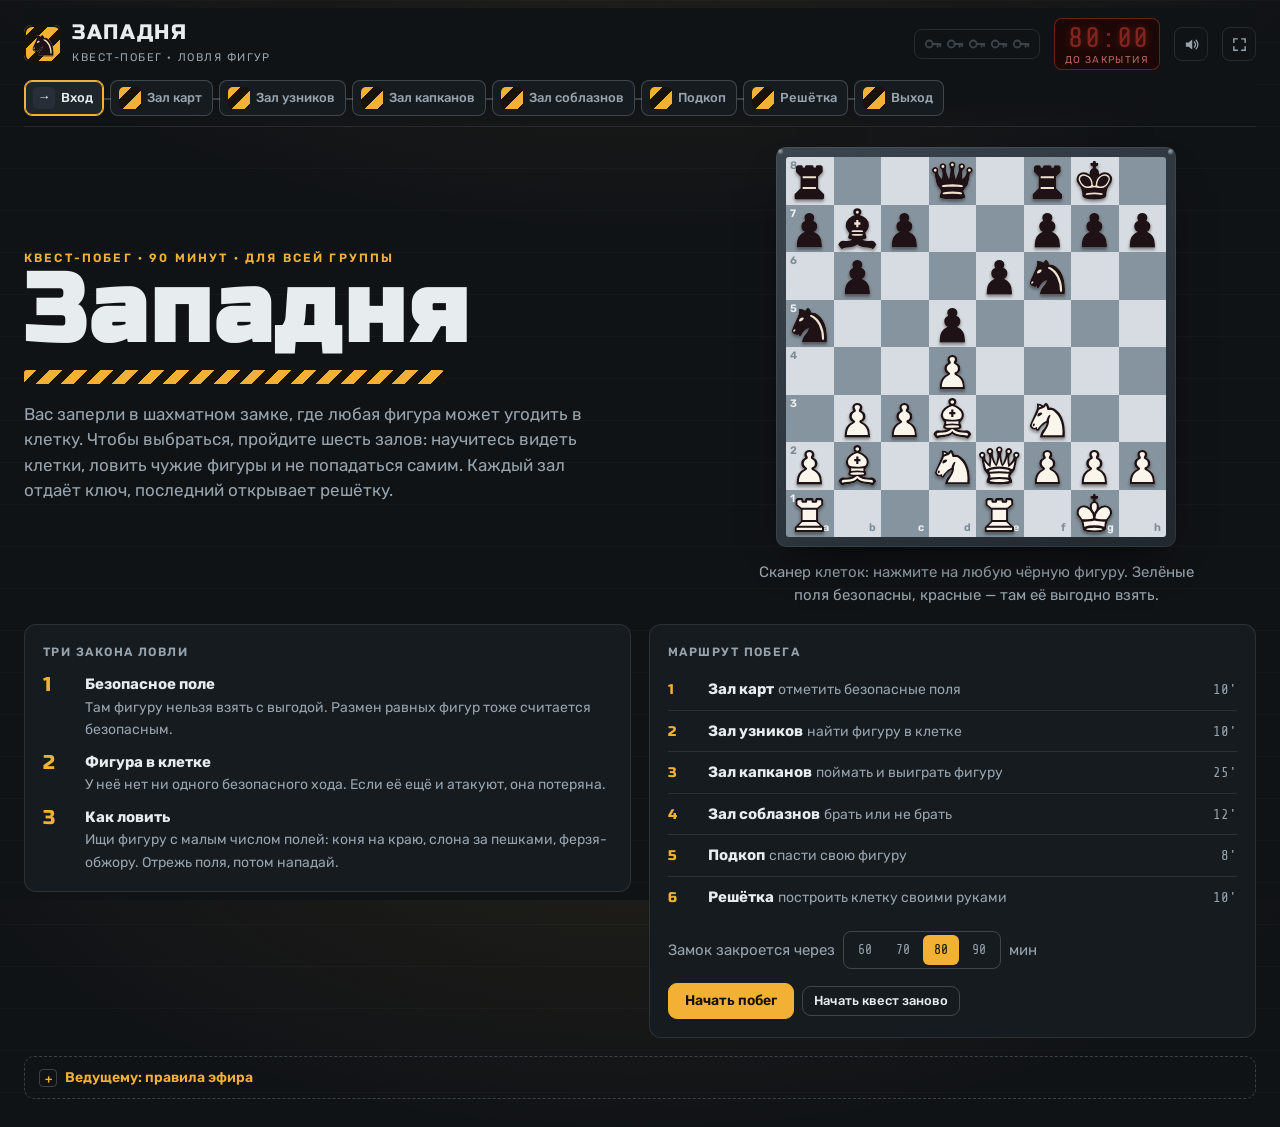
<file: zvezdnaya-akademiya/lessons/05-zapadnya.html>
<!DOCTYPE html>
<html lang="ru">
<head>
<meta charset="utf-8">
<meta name="viewport" content="width=device-width, initial-scale=1">
<script>
/* Academy bridge: lets a lesson running inside «Звёздная академия» report stars per student.
   Standalone (no academy) the lesson behaves exactly as before: window.Academy.on === false. */
(function () {
  var L = 'L05';
  var embed = false;
  try { embed = !!window.ACADEMY_EMBED || /[?&]academy=1/.test(location.search); } catch (e) { embed = false; }
  if (embed && window.parent === window) embed = false;
  var roster = [], tablo = {}, subs = [];
  function post(m) { m.__academy = 1; m.lesson = L; try { window.parent.postMessage(m, '*'); } catch (e) { /* parent unreachable */ } }
  function emit() { subs.slice().forEach(function (f) { try { f(); } catch (e) { /* listener error */ } }); }
  var A = {
    on: embed,
    lesson: L,
    roster: function () { return roster; },
    tablo: function () { return tablo; },
    onRoster: function (f) { subs.push(f); },
    /* key: chapter id for 'best' (keeps the student's best result), or null for 'add' (adds up) */
    reward: function (key, n, label, mode) {
      if (!embed) return;
      n = Math.round(+n || 0); if (n <= 0) return;
      post({ type: 'reward', key: key, n: n, label: String(label || ''), mode: mode || 'best' });
    },
    points: function (id, d) {
      if (!embed) return;
      var was = tablo[id] || 0, now = Math.max(0, was + (Math.round(+d) || 0));
      if (now === was) return;
      tablo[id] = now; emit();
      post({ type: 'points', student: id, d: now - was });
    },
    addStudent: function (name) { if (embed) post({ type: 'add-student', name: String(name || '').slice(0, 40) }); },
    rename: function (id, name) { if (embed) post({ type: 'rename', student: id, name: String(name || '').slice(0, 40) }); },
    download: function (filename, data) { if (embed) post({ type: 'download', filename: filename, data: data }); },
    scores: function () {
      return {
        list: function () { return roster.map(function (s) { return { id: s.id, n: s.name, s: tablo[s.id] || 0 }; }); },
        sorted: function () { return this.list().sort(function (a, b) { return b.s - a.s; }); },
        isExample: function () { return false; },
        add: function (n) { A.addStudent(n); },
        inc: function (id, d) { A.points(id, d); },
        rename: function (id, n) { var r = roster.find(function (x) { return x.id === id; }); if (r) r.name = n; A.rename(id, n); },
        remove: function () {}, zero: function () {}, clear: function () {},
        on: function (f) { subs.push(function () { f(); }); }
      };
    }
  };
  window.Academy = A;
  if (!embed) return;
  document.documentElement.classList.add('academy');
  var st = document.createElement('style');
  st.textContent = '.academy #sc-zero,.academy #sc-clear,.academy .sc-row .x{display:none!important}.academy .sc-row{grid-template-columns:22px 1fr auto auto auto!important}';
  (document.head || document.documentElement).appendChild(st);
  window.addEventListener('message', function (e) {
    var d = e.data;
    if (!d || !d.__academy || e.source !== window.parent) return;
    if (d.type === 'roster') { roster = Array.isArray(d.students) ? d.students : []; tablo = d.tablo || {}; emit(); }
  });
  post({ type: 'hello' });
})();
</script>
<title>Западня</title>
<meta name="description" content="Шахматный квест-побег на 90 минут о ловле фигур: карты побега, узники, капканы, приманки, подкоп и решётка.">
<link rel="preconnect" href="https://fonts.googleapis.com">
<link rel="preconnect" href="https://fonts.gstatic.com" crossorigin>
<link href="https://fonts.googleapis.com/css2?family=Russo+One&family=Rubik:wght@400;500;600;700&family=Share+Tech+Mono&display=swap" rel="stylesheet">
<style>[hidden]{display:none!important}</style>
</head>
<body>
<style>
/* «Западня» — escape room on graphite, hazard amber, red LED clock */
:root {
  color-scheme: dark;
  --bg: #101316;
  --bg-2: #0a0c0e;
  --panel: #161b20;
  --panel-2: #1e252b;
  --panel-3: #262f37;
  --line: rgba(190, 210, 225, .12);
  --line-2: rgba(190, 210, 225, .24);
  --text: #e7ecef;
  --muted: #97a4ae;
  --dim: #66737d;
  --amber: #f2b134;
  --amber-hi: #ffd27a;
  --amber-lo: #a8741a;
  --red: #ff4a3d;
  --green: #3fd07f;
  --blue: #5aa9ff;
  --ink: #15110a;
  --sq-l: #d6dce1;
  --sq-d: #86949f;
  --r: 12px;
  --hazard: repeating-linear-gradient(135deg, var(--amber) 0 9px, #17130b 9px 18px);
  --f-disp: 'Russo One', 'Arial Black', 'Segoe UI', sans-serif;
  --f-body: 'Rubik', 'Segoe UI', system-ui, -apple-system, sans-serif;
  --f-led: 'Share Tech Mono', 'Consolas', 'Courier New', monospace;
}
*, *::before, *::after { box-sizing: border-box; }
html, body { height: 100%; }
body {
  background:
    linear-gradient(rgba(255, 255, 255, .018) 1px, transparent 1px) 0 0 / 100% 42px,
    radial-gradient(90% 60% at 50% -10%, rgba(242, 177, 52, .08), rgba(242, 177, 52, 0) 60%),
    var(--bg);
  color: var(--text);
  font-family: var(--f-body);
  font-size: 15px;
  line-height: 1.5;
  -webkit-font-smoothing: antialiased;
}
button { font: inherit; color: inherit; }
a { color: var(--amber-hi); }
:focus-visible { outline: 2px solid var(--amber-hi); outline-offset: 2px; }
h1, h2, h3 { text-wrap: balance; margin: 0; }
p { margin: 0; }
#app { min-height: 100%; display: flex; flex-direction: column; padding-inline: 16px; max-width: 1440px; margin-inline: auto; }

/* ---------- control bar ---------- */
.bar { position: sticky; top: env(safe-area-inset-top, 0px); z-index: 30; display: grid; grid-template-columns: minmax(0, 1fr) auto; grid-template-areas: 'logo hud' 'doors doors'; align-items: center; gap: 10px 20px; padding-block: 10px; background: linear-gradient(var(--bg) 80%, rgba(16, 19, 22, 0)); border-bottom: 1px solid var(--line); }
.logo { display: flex; align-items: center; gap: 10px; }
.logo-mark { width: 38px; height: 38px; border-radius: 8px; background: var(--hazard); display: grid; place-items: center; box-shadow: 0 0 0 2px #17130b inset; }
.logo-mark svg { width: 26px; height: 26px; filter: drop-shadow(0 1px 0 rgba(0, 0, 0, .6)); }
.logo-word { font-family: var(--f-disp); font-size: 21px; letter-spacing: .08em; line-height: 1; }
.logo-sub { display: block; font-size: 11px; letter-spacing: .14em; text-transform: uppercase; color: var(--muted); margin-top: 4px; }
.logo { grid-area: logo; }
.hud { grid-area: hud; }
.doors { grid-area: doors; display: flex; gap: 6px; flex-wrap: wrap; }
.door + .door::before { content: ""; position: absolute; left: -7px; top: 50%; width: 7px; height: 2px; background: var(--line-2); }
.door { position: relative; display: flex; align-items: center; gap: 6px; border: 1px solid var(--line-2); background: var(--panel); border-radius: 8px; padding: 6px 10px 6px 8px; cursor: pointer; font-size: 13px; font-weight: 500; color: var(--muted); }
.door .dn { font-family: var(--f-disp); font-size: 13px; width: 22px; height: 22px; border-radius: 5px; display: grid; place-items: center; background: var(--panel-3); color: var(--text); }
.door svg { width: 14px; height: 14px; }
.door:hover { border-color: var(--amber); color: var(--text); }
.door[aria-current="true"] { border-color: var(--amber); color: var(--text); background: var(--panel-2); box-shadow: 0 0 0 1px var(--amber) inset; }
.door.locked .dn { background: var(--hazard); color: transparent; }
.door.done .dn { background: var(--green); color: var(--ink); }
.hud { display: flex; align-items: center; gap: 14px; }
.keyring { display: flex; gap: 2px; align-items: center; padding: 4px 8px; border-radius: 8px; border: 1px solid var(--line); }
.keyring svg { width: 20px; height: 20px; color: #3a444c; transition: color .3s, filter .3s; }
.keyring svg.got { color: var(--amber); filter: drop-shadow(0 0 5px rgba(242, 177, 52, .6)); }
.clock { display: flex; flex-direction: column; align-items: flex-end; line-height: 1; cursor: pointer; background: #1a0706; border: 1px solid rgba(255, 74, 61, .35); border-radius: 8px; padding: 5px 10px 4px; }
.clock .led { font-family: var(--f-led); font-size: 28px; color: var(--red); text-shadow: 0 0 10px rgba(255, 74, 61, .65); font-variant-numeric: tabular-nums; letter-spacing: .04em; }
.clock .cl { font-size: 10px; letter-spacing: .14em; text-transform: uppercase; color: #b8645c; margin-top: 3px; }
.clock.paused .led { opacity: .45; }
.clock.over .led { animation: blink 1s steps(2) infinite; }
@keyframes blink { 50% { opacity: .35; } }
.icon-btn { width: 34px; height: 34px; border-radius: 8px; border: 1px solid var(--line); background: transparent; cursor: pointer; display: grid; place-items: center; color: var(--muted); }
.icon-btn:hover { color: var(--text); border-color: var(--line-2); }
.icon-btn svg { width: 17px; height: 17px; }
.icon-btn[aria-pressed="false"] { opacity: .5; }

main { flex: 1; padding-block: 20px 28px; }
.room { display: flex; flex-direction: column; gap: 18px; }
.room-head { display: flex; justify-content: space-between; align-items: flex-end; gap: 12px 24px; flex-wrap: wrap; }
.eyebrow { font-size: 12px; letter-spacing: .18em; text-transform: uppercase; color: var(--amber); font-weight: 600; }
.room-title { font-family: var(--f-disp); font-size: clamp(24px, 3vw, 38px); line-height: 1.05; margin-top: 6px; letter-spacing: .02em; }
.room-lead { color: var(--muted); max-width: 64ch; margin-top: 8px; }

/* ---------- common ---------- */
.btn { display: inline-flex; align-items: center; justify-content: center; gap: 8px; border: 1px solid var(--line-2); background: var(--panel-2); color: var(--text); padding: 9px 16px; border-radius: 9px; cursor: pointer; font-weight: 500; font-size: 14px; line-height: 1.2; transition: background .15s, border-color .15s, transform .1s; }
.btn:hover { background: var(--panel-3); border-color: var(--amber); }
.btn:active { transform: translateY(1px); }
.btn:disabled { opacity: .45; cursor: default; }
.btn.primary { background: var(--amber); color: var(--ink); border-color: var(--amber); font-weight: 600; }
.btn.primary:hover { background: var(--amber-hi); }
.btn.ghost { background: transparent; }
.btn.small { padding: 6px 11px; font-size: 13px; }
.btn.hint { border-style: dashed; color: var(--amber-hi); }
.btn.armed { background: var(--red); border-color: var(--red); color: #fff; }
.row { display: flex; gap: 8px; flex-wrap: wrap; align-items: center; }
.panel { background: var(--panel); border: 1px solid var(--line); border-radius: var(--r); padding: 18px; }
.label { font-size: 12px; letter-spacing: .12em; text-transform: uppercase; color: var(--muted); font-weight: 600; }
.muted { color: var(--muted); }
.fb { display: flex; gap: 10px; align-items: flex-start; border-radius: 10px; padding: 10px 12px; background: var(--panel); border: 1px solid var(--line); }
.fb:empty { display: none; }
.fb-mark { flex: none; width: 22px; height: 22px; border-radius: 50%; display: grid; place-items: center; font-weight: 700; font-size: 13px; background: var(--panel-3); color: var(--amber-hi); }
.fb[data-type="ok"] { border-color: rgba(63, 208, 127, .5); }
.fb[data-type="ok"] .fb-mark { background: var(--green); color: var(--ink); }
.fb[data-type="bad"] { border-color: rgba(255, 74, 61, .55); }
.fb[data-type="bad"] .fb-mark { background: var(--red); color: #fff; }
.fb[data-type="warn"] .fb-mark { background: var(--amber); color: var(--ink); }
.fb-body { min-width: 0; }
.shake { animation: shake .35s; }
@keyframes shake { 20% { transform: translateX(-6px); } 45% { transform: translateX(6px); } 70% { transform: translateX(-3px); } 100% { transform: none; } }
details.host { border: 1px dashed var(--line-2); border-radius: 10px; padding: 10px 14px; color: var(--muted); font-size: 14px; }
details.host summary { cursor: pointer; font-weight: 600; color: var(--amber); list-style: none; display: flex; align-items: center; gap: 8px; }
details.host summary::-webkit-details-marker { display: none; }
details.host summary::before { content: "+"; width: 18px; height: 18px; border-radius: 4px; display: grid; place-items: center; border: 1px solid var(--line-2); font-size: 12px; }
details.host[open] summary::before { content: "–"; }
details.host ul { margin: 8px 0 2px; padding-left: 20px; display: grid; gap: 4px; }

/* sub-puzzle tabs */
.cells { display: flex; gap: 6px; flex-wrap: wrap; }
.cells button { display: flex; align-items: center; gap: 8px; border: 1px solid var(--line-2); background: var(--panel); border-radius: 8px; padding: 7px 12px 7px 8px; cursor: pointer; font-size: 13px; text-align: left; line-height: 1.15; }
.cells button i { width: 18px; height: 18px; border-radius: 4px; background: var(--panel-3); display: grid; place-items: center; font-style: normal; font-size: 11px; font-family: var(--f-disp); }
.cells button.done i { background: var(--green); color: var(--ink); }
.cells button.miss i { background: var(--red); color: #fff; }
.cells button[aria-current="true"] { border-color: var(--amber); box-shadow: 0 0 0 1px var(--amber) inset; }

/* ---------- board ---------- */
.board-frame { width: 100%; max-width: var(--bw, 540px); aspect-ratio: 1; padding: 10px; border-radius: 10px; background: linear-gradient(145deg, #3b454e, #20272d); box-shadow: 0 0 0 1px rgba(255, 255, 255, .07) inset, 0 22px 44px -22px rgba(0, 0, 0, .9); position: relative; }
.board-frame::before, .board-frame::after { content: ""; position: absolute; width: 6px; height: 6px; border-radius: 50%; background: radial-gradient(circle at 35% 35%, #9aa7b1, #3a444c 70%); top: 2px; }
.board-frame::before { left: 2px; }
.board-frame::after { right: 2px; }
.board { position: relative; width: 100%; height: 100%; display: grid; grid-template-columns: repeat(8, 1fr); grid-template-rows: repeat(8, 1fr); user-select: none; -webkit-user-select: none; touch-action: none; border-radius: 3px; overflow: hidden; }
.sq { position: relative; display: grid; place-items: center; }
.sq.l { background: var(--sq-l); }
.sq.d { background: var(--sq-d); }
.sq.last::before, .sq.sel::before, .sq.check::before, .sq.drop::before, .sq[data-mark]:not([data-mark=""])::before { content: ""; position: absolute; inset: 0; pointer-events: none; }
.sq.last::before { background: rgba(242, 177, 52, .4); }
.sq.sel::before { background: rgba(90, 169, 255, .45); }
.sq.drop::before { box-shadow: inset 0 0 0 4px var(--blue); }
.sq.check::before { background: radial-gradient(circle, rgba(220, 40, 30, .95) 0%, rgba(220, 40, 30, .5) 42%, rgba(220, 40, 30, 0) 72%); }
.sq[data-mark="safe"]::before { background: rgba(63, 208, 127, .5); box-shadow: inset 0 0 0 3px rgba(20, 110, 60, .9); }
.sq[data-mark="bad"]::before { background: repeating-linear-gradient(135deg, rgba(255, 74, 61, .55) 0 6px, rgba(255, 74, 61, .2) 6px 12px); }
.sq[data-mark="pick"]::before { background: rgba(90, 169, 255, .35); box-shadow: inset 0 0 0 4px var(--blue); }
.sq[data-mark="miss"]::before { box-shadow: inset 0 0 0 4px var(--green); background: rgba(63, 208, 127, .18); }
.sq[data-mark="target"]::before { box-shadow: inset 0 0 0 4px var(--amber), inset 0 0 18px rgba(242, 177, 52, .6); }
.sq[data-mark="tray"]::before { box-shadow: inset 0 0 0 3px rgba(242, 177, 52, .75); }
.sq[data-mark="free"] .pc { opacity: .35; }
.sq.dot::after { content: ""; position: absolute; width: 28%; height: 28%; border-radius: 50%; background: rgba(15, 20, 25, .32); pointer-events: none; }
.sq.cap::after { content: ""; position: absolute; inset: 4%; border-radius: 50%; border: 5px solid rgba(15, 20, 25, .28); pointer-events: none; }
.co { position: absolute; font-weight: 600; font-size: clamp(9px, 1.2vmin, 12px); line-height: 1; pointer-events: none; z-index: 1; }
.sq.l .co { color: #7c8a95; }
.sq.d .co { color: #eef2f4; }
.co-r { top: 4px; left: 4px; }
.co-f { bottom: 3px; right: 5px; }
.pc { width: 94%; height: 94%; position: relative; z-index: 2; pointer-events: none; filter: drop-shadow(0 2px 1.5px rgba(0, 0, 0, .4)); transition: opacity .2s; }
.pc.anim { transition: transform .22s cubic-bezier(.3, .7, .4, 1); }
.pc.lift { opacity: .3; }
.pc.pop { animation: pop .38s cubic-bezier(.2, 1.4, .5, 1); }
@keyframes pop { from { transform: scale(.2); opacity: 0; } to { transform: none; opacity: 1; } }
.drag-ghost { position: fixed; z-index: 100; pointer-events: none; transform: translate(-50%, -50%) scale(1.08); filter: drop-shadow(0 8px 10px rgba(0, 0, 0, .5)); }
.board .ov { position: absolute; inset: 0; width: 100%; height: 100%; pointer-events: none; z-index: 3; }
.board.clicky .sq { cursor: pointer; }
.board-frame.flash-bad { animation: flashbad .6s; }
@keyframes flashbad { 30% { box-shadow: 0 0 0 4px var(--red), 0 22px 44px -22px rgba(0, 0, 0, .9); } }
.board-frame.flash-ok { animation: flashok .9s; }
@keyframes flashok { 30% { box-shadow: 0 0 0 5px var(--green), 0 0 60px 8px rgba(63, 208, 127, .35); } }
.promo { position: absolute; inset: 0; z-index: 5; background: rgba(0, 0, 0, .55); display: grid; place-items: center; }
.promo-box { display: flex; gap: 8px; padding: 10px; background: var(--panel-2); border: 2px solid var(--amber); border-radius: 10px; }
.promo-box button { width: clamp(52px, 10vmin, 80px); aspect-ratio: 1; border: 1px solid var(--line-2); border-radius: 8px; background: var(--sq-l); cursor: pointer; display: grid; place-items: center; padding: 4px; }
.promo-box svg { width: 100%; height: 100%; }

.stage { display: grid; grid-template-columns: minmax(0, var(--bw, 540px)) minmax(280px, 1fr); gap: 22px; align-items: start; }
.side { display: flex; flex-direction: column; gap: 14px; min-width: 0; }
.task-line { font-family: var(--f-disp); font-size: clamp(17px, 1.6vw, 22px); line-height: 1.25; letter-spacing: .01em; }
.task-line b { color: var(--amber); font-weight: 400; }
.task-text { max-width: 60ch; }
.movelist { font-variant-numeric: tabular-nums; display: flex; flex-wrap: wrap; gap: 4px 10px; min-height: 22px; }
.movelist .num { color: var(--dim); }
.story { border-left: 3px solid var(--green); padding: 6px 0 6px 14px; max-width: 62ch; }
.story b { color: var(--green); font-family: var(--f-disp); font-weight: 400; letter-spacing: .02em; }
.counter { font-family: var(--f-disp); font-size: 15px; letter-spacing: .02em; }
.counter b { color: var(--amber); font-weight: 400; }
.legend { display: flex; gap: 14px; flex-wrap: wrap; font-size: 13px; color: var(--muted); }
.legend span { display: inline-flex; align-items: center; gap: 6px; }
.legend i { width: 14px; height: 14px; border-radius: 3px; display: inline-block; }
.legend .l-safe { background: rgba(63, 208, 127, .7); }
.legend .l-bad { background: repeating-linear-gradient(135deg, rgba(255, 74, 61, .8) 0 3px, rgba(255, 74, 61, .3) 3px 6px); }
.legend .l-pick { background: rgba(90, 169, 255, .6); }

/* ---------- lock banner ---------- */
.lock { display: flex; align-items: center; gap: 14px; padding: 12px 16px; border-radius: var(--r); background: var(--panel); border: 1px solid var(--line); }
.lock-ico { flex: none; width: 44px; height: 44px; border-radius: 8px; background: var(--hazard); display: grid; place-items: center; }
.lock-ico svg { width: 26px; height: 26px; color: #17130b; }
.lock.open { border-color: rgba(63, 208, 127, .5); }
.lock.open .lock-ico { background: var(--green); }
.lock b { font-family: var(--f-disp); font-weight: 400; letter-spacing: .02em; }
.lock .grow { flex: 1; min-width: 0; }

/* ---------- prologue ---------- */
.hero { display: grid; grid-template-columns: minmax(0, 1.15fr) minmax(0, 1fr); gap: 28px; align-items: center; }
.hero h1 { font-family: var(--f-disp); font-size: clamp(46px, 7.5vw, 104px); line-height: .92; letter-spacing: .04em; }
.hero h1 span { display: block; height: 14px; margin-top: 14px; background: var(--hazard); border-radius: 3px; max-width: 420px; }
.hero-lead { font-size: 17px; color: var(--muted); max-width: 54ch; margin-top: 18px; }
.rules { list-style: none; margin: 0; padding: 0; display: grid; gap: 10px; }
.rules li { display: grid; grid-template-columns: 30px minmax(0, 1fr); gap: 12px; align-items: start; }
.rules .rn { font-family: var(--f-disp); color: var(--amber); font-size: 20px; line-height: 1.2; }
.rules b { display: block; }
.rules span { color: var(--muted); font-size: 14px; }
.plan { list-style: none; margin: 0; padding: 0; display: grid; gap: 0; }
.plan li { display: grid; grid-template-columns: 28px minmax(0, 1fr) auto; gap: 12px; padding: 9px 0; border-bottom: 1px solid var(--line); align-items: baseline; }
.plan li:last-child { border-bottom: 0; }
.plan .pn { font-family: var(--f-disp); color: var(--amber); }
.plan span { color: var(--muted); font-size: 14px; }
.plan .min { font-family: var(--f-led); color: var(--muted); font-size: 14px; }
.seg { display: inline-flex; border: 1px solid var(--line-2); border-radius: 8px; padding: 3px; gap: 2px; }
.seg button { border: 0; background: transparent; padding: 5px 11px; border-radius: 6px; cursor: pointer; font-size: 13px; color: var(--muted); font-family: var(--f-led); }
.seg button[aria-pressed="true"] { background: var(--amber); color: var(--ink); }
.two { display: grid; grid-template-columns: minmax(0, 1fr) minmax(0, 1fr); gap: 18px; align-items: start; }

/* ---------- room 4 vote ---------- */
.vote { display: grid; grid-template-columns: 1fr 1fr; gap: 10px; }
.vote button { border: 2px solid var(--line-2); background: var(--panel); border-radius: 12px; padding: 16px 12px; cursor: pointer; font-family: var(--f-disp); font-size: 22px; letter-spacing: .03em; transition: border-color .15s, background .15s, transform .1s; }
.vote button:hover:not(:disabled) { transform: translateY(-2px); }
.vote .yes:hover:not(:disabled) { border-color: var(--green); }
.vote .no:hover:not(:disabled) { border-color: var(--red); }
.vote button small { display: block; font-family: var(--f-body); font-size: 12px; color: var(--muted); letter-spacing: 0; margin-top: 4px; }
.vote button.right { background: rgba(63, 208, 127, .15); border-color: var(--green); }
.vote button.wrong { background: rgba(255, 74, 61, .12); border-color: var(--red); }
.vote button:disabled { cursor: default; }
.players { color: var(--muted); font-size: 14px; }

/* ---------- constructor + gate ---------- */
.tray { display: flex; gap: 10px; flex-wrap: wrap; padding: 12px; border-radius: 10px; background: var(--panel); border: 1px dashed var(--line-2); min-height: 86px; align-items: center; }
.tray-empty { color: var(--dim); font-size: 13px; }
.tpiece { width: 64px; height: 64px; border-radius: 9px; border: 1px solid var(--line-2); background: var(--sq-l); cursor: grab; display: grid; place-items: center; padding: 3px; touch-action: none; }
.tpiece svg { width: 100%; height: 100%; pointer-events: none; }
.tpiece[aria-pressed="true"] { box-shadow: 0 0 0 3px var(--blue); }
.tpiece.placed { opacity: .25; cursor: default; background: transparent; }
.sols { display: flex; flex-wrap: wrap; gap: 6px; }
.sol { font-size: 13px; font-weight: 500; border-radius: 6px; padding: 4px 9px; border: 1px solid rgba(63, 208, 127, .5); background: rgba(63, 208, 127, .1); font-variant-numeric: tabular-nums; }
.sol.ghost { border-style: dashed; border-color: var(--line-2); background: transparent; color: var(--dim); }
.gate { display: grid; grid-template-columns: repeat(3, 1fr); gap: 8px; height: 64px; padding: 6px; border-radius: 10px; background: #0c0f12; border: 1px solid var(--line); overflow: hidden; }
.gate i { display: block; border-radius: 4px; background: repeating-linear-gradient(90deg, #56626c 0 6px, #38424a 6px 10px); box-shadow: inset 0 -6px 0 rgba(0, 0, 0, .35); transition: transform .9s cubic-bezier(.5, 0, .2, 1); }
.gate i.up { transform: translateY(-110%); }

/* ---------- epilogue ---------- */
.result { display: grid; grid-template-columns: repeat(4, minmax(0, 1fr)); gap: 10px; }
.stat { background: var(--panel); border: 1px solid var(--line); border-radius: 10px; padding: 12px 14px; }
.stat b { display: block; font-family: var(--f-led); font-size: 30px; line-height: 1.1; color: var(--amber-hi); font-weight: 400; font-variant-numeric: tabular-nums; }
.stat span { font-size: 12px; letter-spacing: .1em; text-transform: uppercase; color: var(--muted); }
.stars { display: flex; gap: 6px; }
.stars svg { width: 44px; height: 44px; color: #2d353c; }
.stars svg.on { color: var(--amber); filter: drop-shadow(0 0 8px rgba(242, 177, 52, .6)); }
.hw { display: grid; grid-template-columns: repeat(auto-fill, minmax(240px, 1fr)); gap: 10px; }
.hw a { display: flex; flex-direction: column; gap: 2px; padding: 12px 14px; border-radius: 10px; border: 1px solid var(--line); background: var(--panel); text-decoration: none; color: var(--text); }
.hw a:hover { border-color: var(--amber); }
.hw a span { font-size: 13px; color: var(--muted); }

.modal { position: fixed; inset: 0; z-index: 60; display: grid; place-items: center; background: rgba(5, 7, 9, .82); padding: 16px; }
.modal-card { width: min(560px, 100%); display: flex; flex-direction: column; gap: 14px; align-items: flex-start; padding: 24px; border-radius: 14px; background: var(--panel-2); border: 1px solid var(--line-2); box-shadow: 0 30px 60px -20px rgba(0, 0, 0, .9); animation: mIn .4s cubic-bezier(.2, 1.3, .4, 1); }
.modal-card .stripe { width: 100%; height: 10px; border-radius: 3px; background: var(--hazard); }
.modal-card h3 { font-family: var(--f-disp); font-size: 26px; font-weight: 400; letter-spacing: .02em; }
@keyframes mIn { from { transform: scale(.85); opacity: 0; } to { transform: none; opacity: 1; } }
#confetti { position: fixed; inset: 0; width: 100%; height: 100%; pointer-events: none; z-index: 80; }

@media (max-width: 1100px) {
  .stage, .hero, .two { grid-template-columns: minmax(0, 1fr); }
  .stage .board-frame { margin-inline: auto; }
}
@media (max-width: 640px) {
  .bar { position: static; }
  .logo-sub { display: none; }
  .door .dl { display: none; }
  .door[aria-current="true"] .dl { display: inline; }
  .hud { gap: 8px; }
  .keyring { display: none; }
  .clock .led { font-size: 22px; }
  .result { grid-template-columns: repeat(2, minmax(0, 1fr)); }
  .board-frame { padding: 6px; }
  .vote button { font-size: 18px; padding: 12px 8px; }
}
@media (prefers-reduced-motion: reduce) {
  *, *::before, *::after { animation: none !important; transition: none !important; }
}

</style>
<div id="app">
  <header class="bar">
    <div class="logo">
      <span class="logo-mark"><svg viewBox="0 0 45 45" aria-hidden="true"><use href="#pc-bN"></use></svg></span>
      <div><span class="logo-word">ЗАПАДНЯ</span><span class="logo-sub">квест-побег · ловля фигур</span></div>
    </div>
    <nav class="doors" id="doors" aria-label="Залы квеста"></nav>
    <div class="hud">
      <div class="keyring" id="keyring" aria-label="Собранные ключи"></div>
      <button type="button" class="clock paused" id="clock" aria-label="Время до закрытия замка. Нажмите, чтобы поставить на паузу"><span class="led" id="led">80:00</span><span class="cl" id="clockLabel">до закрытия</span></button>
      <button type="button" class="icon-btn" id="soundBtn" aria-pressed="true" aria-label="Звук" title="Звук">
        <svg viewBox="0 0 24 24" aria-hidden="true"><path d="M4 9h4l5-4v14l-5-4H4z" fill="currentColor"/><path d="M16 8.5a5 5 0 0 1 0 7M18.5 6a8.5 8.5 0 0 1 0 12" fill="none" stroke="currentColor" stroke-width="1.8" stroke-linecap="round"/></svg>
      </button>
      <button type="button" class="icon-btn" id="fsBtn" aria-label="Во весь экран" title="Во весь экран">
        <svg viewBox="0 0 24 24" aria-hidden="true"><path d="M4 9V4h5M20 9V4h-5M4 15v5h5M20 15v5h-5" fill="none" stroke="currentColor" stroke-width="2" stroke-linecap="round"/></svg>
      </button>
    </div>
  </header>

  <main>
    <!-- ============ ВХОД ============ -->
    <section class="room" data-room="0">
      <div class="hero">
        <div>
          <p class="eyebrow">Квест-побег · 90 минут · для всей группы</p>
          <h1>Западня<span aria-hidden="true"></span></h1>
          <p class="hero-lead">Вас заперли в шахматном замке, где любая фигура может угодить в клетку. Чтобы выбраться, пройдите шесть залов: научитесь видеть клетки, ловить чужие фигуры и не попадаться самим. Каждый зал отдаёт ключ, последний открывает решётку.</p>
        </div>
        <div class="side" style="align-items:center">
          <div class="board-frame" style="--bw:400px"><div class="board clicky" id="demoBoard"></div></div>
          <p class="muted" style="text-align:center;max-width:44ch">Сканер клеток: нажмите на любую чёрную фигуру. Зелёные поля безопасны, красные — там её выгодно взять.</p>
        </div>
      </div>
      <div class="two">
        <div class="panel">
          <p class="label">Три закона ловли</p>
          <ol class="rules" style="margin-top:12px">
            <li><span class="rn">1</span><div><b>Безопасное поле</b><span>Там фигуру нельзя взять с выгодой. Размен равных фигур тоже считается безопасным.</span></div></li>
            <li><span class="rn">2</span><div><b>Фигура в клетке</b><span>У неё нет ни одного безопасного хода. Если её ещё и атакуют, она потеряна.</span></div></li>
            <li><span class="rn">3</span><div><b>Как ловить</b><span>Ищи фигуру с малым числом полей: коня на краю, слона за пешками, ферзя-обжору. Отрежь поля, потом нападай.</span></div></li>
          </ol>
        </div>
        <div class="panel">
          <p class="label">Маршрут побега</p>
          <ol class="plan" style="margin-top:8px">
            <li><span class="pn">1</span><div><b>Зал карт</b> <span>отметить безопасные поля</span></div><span class="min">10'</span></li>
            <li><span class="pn">2</span><div><b>Зал узников</b> <span>найти фигуру в клетке</span></div><span class="min">10'</span></li>
            <li><span class="pn">3</span><div><b>Зал капканов</b> <span>поймать и выиграть фигуру</span></div><span class="min">25'</span></li>
            <li><span class="pn">4</span><div><b>Зал соблазнов</b> <span>брать или не брать</span></div><span class="min">12'</span></li>
            <li><span class="pn">5</span><div><b>Подкоп</b> <span>спасти свою фигуру</span></div><span class="min">8'</span></li>
            <li><span class="pn">6</span><div><b>Решётка</b> <span>построить клетку своими руками</span></div><span class="min">10'</span></li>
          </ol>
          <div class="row" style="margin-top:14px;justify-content:space-between">
            <div class="row"><span class="muted">Замок закроется через</span><div class="seg" id="durSeg" role="group" aria-label="Время на побег"><button type="button" data-m="60">60</button><button type="button" data-m="70">70</button><button type="button" data-m="80">80</button><button type="button" data-m="90">90</button></div><span class="muted">мин</span></div>
          </div>
          <div class="row" style="margin-top:14px"><button type="button" class="btn primary" id="startBtn">Начать побег</button><button type="button" class="btn ghost small" id="resetBtn">Начать квест заново</button></div>
        </div>
      </div>
      <details class="host">
        <summary>Ведущему: правила эфира</summary>
        <ul>
          <li>Покажите вкладку через демонстрацию экрана. Ученики предлагают ходы и ответы в чат или голосом, ведущий делает их на доске.</li>
          <li>Подсказка стоит 2 минуты, «Открыть решение» — 3 минуты, неверный ответ в Зале соблазнов — 1 минуту. Штрафы сразу списываются с таймера.</li>
          <li>Двери открываются по порядку. Если время поджимает, нажмите на закрытую дверь: там есть кнопка «Открыть без ключа».</li>
          <li>Нажатие на таймер ставит его на паузу. Прогресс сохраняется в этом браузере.</li>
        </ul>
      </details>
    </section>

    <!-- ============ ЗАЛ 1 ============ -->
    <section class="room" data-room="1" hidden>
      <div class="room-head">
        <div><p class="eyebrow">Зал 1 из 6</p><h2 class="room-title">Зал карт</h2><p class="room-lead">Чтобы поймать фигуру, надо видеть её клетку. Отметьте на доске все поля, куда выделенная фигура может уйти без потерь, и нажмите «Проверить».</p></div>
        <div class="cells" id="m-cells"></div>
      </div>
      <div class="stage">
        <div class="board-frame" id="m-frame"><div class="board clicky" id="m-board"></div></div>
        <div class="side">
          <p class="task-line" id="m-title"></p>
          <p class="task-text" id="m-text"></p>
          <div class="legend"><span><i class="l-pick"></i>ваша отметка</span><span><i class="l-safe"></i>безопасно</span><span><i class="l-bad"></i>опасно</span></div>
          <p class="counter" id="m-count"></p>
          <div class="row"><button type="button" class="btn primary" id="m-check">Проверить</button><button type="button" class="btn ghost" id="m-clear">Стереть отметки</button><button type="button" class="btn hint" id="m-hint">Подсказка −2 мин</button></div>
          <div class="fb" id="m-fb" aria-live="polite"></div>
        </div>
      </div>
      <div class="lock" id="lock1"></div>
    </section>

    <!-- ============ ЗАЛ 2 ============ -->
    <section class="room" data-room="2" hidden>
      <div class="room-head">
        <div><p class="eyebrow">Зал 2 из 6</p><h2 class="room-title">Зал узников</h2><p class="room-lead">В каждой позиции среди чёрных фигур ровно один узник: у него нет ни одного безопасного хода. Нажмите на него. Если ошибётесь, сканер покажет, куда ваша фигура могла бы сбежать.</p></div>
        <div class="cells" id="w-cells"></div>
      </div>
      <div class="stage">
        <div class="board-frame" id="w-frame"><div class="board clicky" id="w-board"></div></div>
        <div class="side">
          <p class="task-line">Кто из чёрных в клетке?</p>
          <p class="task-text muted">Пешки и короля не считаем. Ход белых.</p>
          <div class="row"><button type="button" class="btn hint" id="w-hint">Подсказка −2 мин</button></div>
          <div class="fb" id="w-fb" aria-live="polite"></div>
        </div>
      </div>
      <div class="lock" id="lock2"></div>
    </section>

    <!-- ============ ЗАЛ 3 ============ -->
    <section class="room" data-room="3" hidden>
      <div class="room-head">
        <div><p class="eyebrow">Зал 3 из 6</p><h2 class="room-title">Зал капканов</h2><p class="room-lead">Шесть фигур гуляют слишком далеко от своих. Найдите ход, после которого фигуре некуда деться, а потом заберите её. Чёрные будут защищаться.</p></div>
        <div class="cells" id="k-cells"></div>
      </div>
      <div class="stage">
        <div class="board-frame" id="k-frame"><div class="board" id="k-board"></div></div>
        <div class="side">
          <p class="task-line" id="k-title"></p>
          <p class="task-text" id="k-task"></p>
          <div class="movelist" id="k-moves" aria-live="polite"></div>
          <div class="fb" id="k-fb" aria-live="polite"></div>
          <p class="story" id="k-story" hidden></p>
          <div class="row"><button type="button" class="btn hint" id="k-hint">Подсказка −2 мин</button><button type="button" class="btn hint" id="k-scan">Сканер цели −2 мин</button><button type="button" class="btn ghost small" id="k-reset">Позицию заново</button><button type="button" class="btn ghost small" id="k-solve">Открыть решение −3 мин</button></div>
        </div>
      </div>
      <div class="lock" id="lock3"></div>
    </section>

    <!-- ============ ЗАЛ 4 ============ -->
    <section class="room" data-room="4" hidden>
      <div class="room-head">
        <div><p class="eyebrow">Зал 4 из 6</p><h2 class="room-title">Зал соблазнов</h2><p class="room-lead">Бесплатная пешка — любимая приманка. Решите всей группой: брать или не брать? Ошибка стоит минуту: «вы попались».</p></div>
        <div class="cells" id="g-cells"></div>
      </div>
      <div class="stage">
        <div class="board-frame" id="g-frame"><div class="board" id="g-board"></div></div>
        <div class="side">
          <p class="task-line" id="g-title"></p>
          <p class="players" id="g-players"></p>
          <p class="task-text" id="g-ask"></p>
          <div class="vote" id="g-vote"><button type="button" class="yes" data-v="yes">Беру!<small>взятие безопасно</small></button><button type="button" class="no" data-v="no">Не беру!<small>это капкан</small></button></div>
          <div class="movelist" id="g-moves" aria-live="polite"></div>
          <div class="fb" id="g-fb" aria-live="polite"></div>
          <p class="story" id="g-story" hidden></p>
          <div class="row"><button type="button" class="btn ghost small" id="g-replay" hidden>Показать ещё раз</button><button type="button" class="btn small" id="g-g11" hidden>А что было в 11-й партии?</button></div>
        </div>
      </div>
      <div class="lock" id="lock4"></div>
    </section>

    <!-- ============ ЗАЛ 5 ============ -->
    <section class="room" data-room="5" hidden>
      <div class="room-head">
        <div><p class="eyebrow">Зал 5 из 6</p><h2 class="room-title">Подкоп</h2><p class="room-lead">Теперь в западне ваши фигуры. Ход ваш: найдите ход, который спасает фигуру до того, как клетка захлопнется.</p></div>
        <div class="cells" id="e-cells"></div>
      </div>
      <div class="stage">
        <div class="board-frame" id="e-frame"><div class="board" id="e-board"></div></div>
        <div class="side">
          <p class="task-line" id="e-title"></p>
          <p class="task-text" id="e-text"></p>
          <div class="movelist" id="e-moves" aria-live="polite"></div>
          <div class="fb" id="e-fb" aria-live="polite"></div>
          <div class="row"><button type="button" class="btn hint" id="e-hint">Подсказка −2 мин</button><button type="button" class="btn ghost small" id="e-reset">Позицию заново</button><button type="button" class="btn ghost small" id="e-solve">Открыть решение −3 мин</button></div>
        </div>
      </div>
      <div class="lock" id="lock5"></div>
    </section>

    <!-- ============ ЗАЛ 6 ============ -->
    <section class="room" data-room="6" hidden>
      <div class="room-head">
        <div><p class="eyebrow">Зал 6 из 6</p><h2 class="room-title">Решётка</h2><p class="room-lead">Последний замок откроется, когда вы сами построите три клетки. Поставьте белые фигуры из лотка так, чтобы чёрная фигура была атакована и не имела ни одного безопасного хода. Ход чёрных.</p></div>
        <div class="cells" id="c-cells"></div>
      </div>
      <div class="gate" id="gate" aria-hidden="true"><i></i><i></i><i></i></div>
      <div class="stage">
        <div class="board-frame" id="c-frame"><div class="board" id="c-board"></div></div>
        <div class="side">
          <p class="task-line" id="c-title"></p>
          <p class="task-text" id="c-text"></p>
          <div class="tray" id="tray"></div>
          <div class="row"><button type="button" class="btn primary" id="c-check">Проверить клетку</button><button type="button" class="btn ghost" id="c-clear">Убрать фигуры</button><button type="button" class="btn hint" id="c-hint">Подсказка −2 мин</button></div>
          <div class="fb" id="c-fb" aria-live="polite"></div>
          <p class="counter" id="c-count"></p>
          <div class="sols" id="c-sols"></div>
          <div class="row"><button type="button" class="btn ghost small" id="c-all">Показать все решения</button></div>
        </div>
      </div>
      <div class="lock" id="lock6"></div>
    </section>

    <!-- ============ ВЫХОД ============ -->
    <section class="room" data-room="7" hidden>
      <div class="room-head">
        <div><p class="eyebrow">Выход</p><h2 class="room-title" id="outTitle">Вы на свободе!</h2><p class="room-lead" id="outLead"></p></div>
        <div class="stars" id="stars"></div>
      </div>
      <div class="result" id="result"></div>
      <div class="two">
        <div class="panel">
          <p class="label">Что унести с собой</p>
          <ol class="rules" style="margin-top:12px">
            <li><span class="rn">1</span><div><b>Считай поля</b><span>Перед ходом далеко от своих посчитай безопасные отступления. Меньше двух — опасно.</span></div></li>
            <li><span class="rn">2</span><div><b>Край доски сужает клетку</b><span>Конь на краю, ферзь на a5 или b2, ладья на h2 теряют половину полей.</span></div></li>
            <li><span class="rn">3</span><div><b>Сначала отрежь, потом нападай</b><span>Пешка, лёгкая фигура и даже король закрывают поля. Нападение делайте последним ходом.</span></div></li>
            <li><span class="rn">4</span><div><b>Приманку проверяй</b><span>Бесплатная пешка на краю — повод посчитать поля. Так попадался даже Фишер — дважды за один матч.</span></div></li>
          </ol>
        </div>
        <div class="panel">
          <p class="label">Домашнее задание на Lichess</p>
          <div class="hw" id="hw" style="margin-top:10px"></div>
          <div class="row" style="margin-top:14px"><button type="button" class="btn" id="copyPgn">Скопировать PGN всех позиций</button><span class="muted" id="copyInfo">Lichess → Исследование → Импорт PGN.</span></div>
          <textarea id="pgnText" readonly hidden style="width:100%;height:150px;margin-top:10px;background:var(--bg-2);color:var(--text);border:1px solid var(--line);border-radius:8px;font:12px/1.4 monospace"></textarea>
        </div>
      </div>
    </section>
  </main>
</div>

<div class="modal" id="modal" hidden><div class="modal-card" id="modalCard"></div></div>

<svg width="0" height="0" style="position:absolute" aria-hidden="true">
  <symbol id="ic-key" viewBox="0 0 24 24"><circle cx="7.5" cy="12" r="4.2" fill="none" stroke="currentColor" stroke-width="2.2"/><path d="M11.5 12H21M17.5 12v3.4M20.5 12v2.4" fill="none" stroke="currentColor" stroke-width="2.2" stroke-linecap="round"/></symbol>
  <symbol id="ic-lock" viewBox="0 0 24 24"><rect x="4.5" y="10.5" width="15" height="10" rx="2" fill="currentColor"/><path d="M8 10.5V8a4 4 0 0 1 8 0v2.5" fill="none" stroke="currentColor" stroke-width="2.2"/></symbol>
  <symbol id="ic-open" viewBox="0 0 24 24"><rect x="4.5" y="10.5" width="15" height="10" rx="2" fill="currentColor"/><path d="M8 10.5V8a4 4 0 0 1 7.6-1.8" fill="none" stroke="currentColor" stroke-width="2.2" stroke-linecap="round"/></symbol>
  <symbol id="ic-star" viewBox="0 0 24 24"><path d="M12 2.8l2.8 5.9 6.4.8-4.7 4.4 1.2 6.4L12 17.2l-5.7 3.1 1.2-6.4-4.7-4.4 6.4-.8z" fill="currentColor"/></symbol>
</svg>
<canvas id="confetti" aria-hidden="true"></canvas>

<script>
/* Mini chess core: legal moves, SAN (EN/RU), FEN. Written for this lesson page. */
(function (root) {
  'use strict';
  var FILES = 'abcdefgh';
  var START = 'rnbqkbnr/pppppppp/8/8/8/8/PPPPPPPP/RNBQKBNR w KQkq - 0 1';
  var KN = [[1,2],[2,1],[2,-1],[1,-2],[-1,-2],[-2,-1],[-2,1],[-1,2]];
  var KG = [[1,0],[1,1],[0,1],[-1,1],[-1,0],[-1,-1],[0,-1],[1,-1]];
  var BD = [[1,1],[1,-1],[-1,1],[-1,-1]];
  var RD = [[1,0],[-1,0],[0,1],[0,-1]];
  function sqName(i) { return FILES[i & 7] + ((i >> 3) + 1); }
  function sqIndex(s) { return (s.charCodeAt(0) - 97) + (parseInt(s[1], 10) - 1) * 8; }
  function colorOf(p) { return p ? (p === p.toUpperCase() ? 'w' : 'b') : null; }
  function on(f, r) { return f >= 0 && f < 8 && r >= 0 && r < 8; }

  function Position(fen) { this.load(fen || START); }
  Position.prototype.load = function (fen) {
    var parts = fen.trim().split(/\s+/);
    var rows = parts[0].split('/');
    if (rows.length !== 8) throw new Error('Bad FEN: ' + fen);
    this.board = new Array(64).fill('');
    for (var r = 0; r < 8; r++) {
      var f = 0;
      for (var k = 0; k < rows[r].length; k++) {
        var ch = rows[r][k];
        if (ch >= '1' && ch <= '8') f += +ch;
        else { this.board[(7 - r) * 8 + f] = ch; f++; }
      }
      if (f !== 8) throw new Error('Bad FEN row: ' + rows[r]);
    }
    this.turn = parts[1] || 'w';
    this.castling = parts[2] && parts[2] !== '-' ? parts[2] : '';
    this.ep = parts[3] && parts[3] !== '-' ? sqIndex(parts[3]) : -1;
    this.half = parseInt(parts[4] || '0', 10);
    this.full = parseInt(parts[5] || '1', 10);
    this.hist = [];
    return this;
  };
  Position.prototype.clone = function () { return new Position(this.fen()); };
  Position.prototype.fen = function () {
    var s = '';
    for (var r = 7; r >= 0; r--) {
      var e = 0;
      for (var f = 0; f < 8; f++) {
        var p = this.board[r * 8 + f];
        if (!p) e++; else { if (e) { s += e; e = 0; } s += p; }
      }
      if (e) s += e;
      if (r) s += '/';
    }
    return s + ' ' + this.turn + ' ' + (this.castling || '-') + ' ' + (this.ep >= 0 ? sqName(this.ep) : '-') + ' ' + this.half + ' ' + this.full;
  };
  Position.prototype.get = function (sq) { return this.board[typeof sq === 'string' ? sqIndex(sq) : sq]; };
  Position.prototype.kingSq = function (c) {
    var k = c === 'w' ? 'K' : 'k';
    for (var i = 0; i < 64; i++) if (this.board[i] === k) return i;
    return -1;
  };
  Position.prototype.attacked = function (sq, by) {
    var b = this.board, f = sq & 7, r = sq >> 3, i, d, ff, rr, p;
    var W = by === 'w';
    // pawns
    var pr = W ? r - 1 : r + 1, pp = W ? 'P' : 'p';
    if (on(f - 1, pr) && b[pr * 8 + f - 1] === pp) return true;
    if (on(f + 1, pr) && b[pr * 8 + f + 1] === pp) return true;
    var n = W ? 'N' : 'n', kk = W ? 'K' : 'k';
    for (i = 0; i < 8; i++) {
      ff = f + KN[i][0]; rr = r + KN[i][1];
      if (on(ff, rr) && b[rr * 8 + ff] === n) return true;
      ff = f + KG[i][0]; rr = r + KG[i][1];
      if (on(ff, rr) && b[rr * 8 + ff] === kk) return true;
    }
    var q = W ? 'Q' : 'q', rk = W ? 'R' : 'r', bs = W ? 'B' : 'b';
    for (i = 0; i < 4; i++) {
      d = RD[i]; ff = f + d[0]; rr = r + d[1];
      while (on(ff, rr)) { p = b[rr * 8 + ff]; if (p) { if (p === q || p === rk) return true; break; } ff += d[0]; rr += d[1]; }
      d = BD[i]; ff = f + d[0]; rr = r + d[1];
      while (on(ff, rr)) { p = b[rr * 8 + ff]; if (p) { if (p === q || p === bs) return true; break; } ff += d[0]; rr += d[1]; }
    }
    return false;
  };
  Position.prototype.inCheck = function (c) {
    c = c || this.turn;
    var k = this.kingSq(c);
    return k >= 0 && this.attacked(k, c === 'w' ? 'b' : 'w');
  };
  Position.prototype.pseudo = function () {
    var mv = [], b = this.board, us = this.turn, them = us === 'w' ? 'b' : 'w';
    var s, p, t, f, r, i, d, ff, rr, to, q;
    function pawnAdd(from, to, pc, cap) {
      if ((to >> 3) === 7 || (to >> 3) === 0) {
        ['q', 'r', 'b', 'n'].forEach(function (pr) { mv.push({ from: from, to: to, piece: pc, captured: cap || '', promotion: pr, flags: cap ? 'cp' : 'p' }); });
      } else mv.push({ from: from, to: to, piece: pc, captured: cap || '', flags: cap ? 'c' : 'n' });
    }
    for (s = 0; s < 64; s++) {
      p = b[s]; if (!p || colorOf(p) !== us) continue;
      t = p.toLowerCase(); f = s & 7; r = s >> 3;
      if (t === 'p') {
        var dir = us === 'w' ? 1 : -1, r1 = r + dir;
        if (r1 < 0 || r1 > 7) continue;
        to = r1 * 8 + f;
        if (!b[to]) {
          pawnAdd(s, to, p, '');
          if (r === (us === 'w' ? 1 : 6) && !b[(r + 2 * dir) * 8 + f]) mv.push({ from: s, to: (r + 2 * dir) * 8 + f, piece: p, captured: '', flags: 'b' });
        }
        for (var df = -1; df <= 1; df += 2) {
          ff = f + df; if (ff < 0 || ff > 7) continue;
          to = r1 * 8 + ff; q = b[to];
          if (q && colorOf(q) === them) pawnAdd(s, to, p, q);
          else if (!q && to === this.ep) mv.push({ from: s, to: to, piece: p, captured: us === 'w' ? 'p' : 'P', flags: 'e' });
        }
      } else if (t === 'n' || t === 'k') {
        var offs = t === 'n' ? KN : KG;
        for (i = 0; i < 8; i++) {
          ff = f + offs[i][0]; rr = r + offs[i][1];
          if (!on(ff, rr)) continue;
          to = rr * 8 + ff; q = b[to];
          if (!q) mv.push({ from: s, to: to, piece: p, captured: '', flags: 'n' });
          else if (colorOf(q) === them) mv.push({ from: s, to: to, piece: p, captured: q, flags: 'c' });
        }
      } else {
        var dirs = t === 'b' ? BD : t === 'r' ? RD : BD.concat(RD);
        for (i = 0; i < dirs.length; i++) {
          d = dirs[i]; ff = f + d[0]; rr = r + d[1];
          while (on(ff, rr)) {
            to = rr * 8 + ff; q = b[to];
            if (!q) mv.push({ from: s, to: to, piece: p, captured: '', flags: 'n' });
            else { if (colorOf(q) === them) mv.push({ from: s, to: to, piece: p, captured: q, flags: 'c' }); break; }
            ff += d[0]; rr += d[1];
          }
        }
      }
    }
    // castling
    var c = this.castling;
    if (us === 'w') {
      if (c.indexOf('K') >= 0 && b[4] === 'K' && b[7] === 'R' && !b[5] && !b[6] && !this.attacked(4, 'b') && !this.attacked(5, 'b') && !this.attacked(6, 'b'))
        mv.push({ from: 4, to: 6, piece: 'K', captured: '', flags: 'k' });
      if (c.indexOf('Q') >= 0 && b[4] === 'K' && b[0] === 'R' && !b[1] && !b[2] && !b[3] && !this.attacked(4, 'b') && !this.attacked(3, 'b') && !this.attacked(2, 'b'))
        mv.push({ from: 4, to: 2, piece: 'K', captured: '', flags: 'q' });
    } else {
      if (c.indexOf('k') >= 0 && b[60] === 'k' && b[63] === 'r' && !b[61] && !b[62] && !this.attacked(60, 'w') && !this.attacked(61, 'w') && !this.attacked(62, 'w'))
        mv.push({ from: 60, to: 62, piece: 'k', captured: '', flags: 'k' });
      if (c.indexOf('q') >= 0 && b[60] === 'k' && b[56] === 'r' && !b[57] && !b[58] && !b[59] && !this.attacked(60, 'w') && !this.attacked(59, 'w') && !this.attacked(58, 'w'))
        mv.push({ from: 60, to: 58, piece: 'k', captured: '', flags: 'q' });
    }
    return mv;
  };
  Position.prototype.make = function (m) {
    var b = this.board, us = this.turn;
    var u = { m: m, castling: this.castling, ep: this.ep, half: this.half, full: this.full, cap: b[m.to], epSq: -1 };
    b[m.to] = m.promotion ? (us === 'w' ? m.promotion.toUpperCase() : m.promotion) : b[m.from];
    b[m.from] = '';
    if (m.flags === 'e') { u.epSq = m.to + (us === 'w' ? -8 : 8); b[u.epSq] = ''; }
    if (m.flags === 'k') { if (us === 'w') { b[5] = b[7]; b[7] = ''; } else { b[61] = b[63]; b[63] = ''; } }
    if (m.flags === 'q') { if (us === 'w') { b[3] = b[0]; b[0] = ''; } else { b[59] = b[56]; b[56] = ''; } }
    var c = this.castling;
    if (m.piece === 'K') c = c.replace('K', '').replace('Q', '');
    if (m.piece === 'k') c = c.replace('k', '').replace('q', '');
    [m.from, m.to].forEach(function (sq) {
      if (sq === 0) c = c.replace('Q', ''); if (sq === 7) c = c.replace('K', '');
      if (sq === 56) c = c.replace('q', ''); if (sq === 63) c = c.replace('k', '');
    });
    this.castling = c;
    this.ep = m.flags === 'b' ? (m.from + m.to) >> 1 : -1;
    this.half = (m.piece === 'P' || m.piece === 'p' || u.cap || m.flags === 'e') ? 0 : this.half + 1;
    if (us === 'b') this.full++;
    this.turn = us === 'w' ? 'b' : 'w';
    this.hist.push(u);
  };
  Position.prototype.unmake = function () {
    var u = this.hist.pop(); if (!u) return null;
    var m = u.m, b = this.board;
    this.turn = this.turn === 'w' ? 'b' : 'w';
    var us = this.turn;
    b[m.from] = m.piece; b[m.to] = u.cap;
    if (m.flags === 'e') b[u.epSq] = us === 'w' ? 'p' : 'P';
    if (m.flags === 'k') { if (us === 'w') { b[7] = b[5]; b[5] = ''; } else { b[63] = b[61]; b[61] = ''; } }
    if (m.flags === 'q') { if (us === 'w') { b[0] = b[3]; b[3] = ''; } else { b[56] = b[59]; b[59] = ''; } }
    this.castling = u.castling; this.ep = u.ep; this.half = u.half; this.full = u.full;
    return m;
  };
  Position.prototype.moves = function () {
    var us = this.turn, them = us === 'w' ? 'b' : 'w', out = [], ps = this.pseudo();
    for (var i = 0; i < ps.length; i++) {
      this.make(ps[i]);
      var k = this.kingSq(us);
      if (k >= 0 && !this.attacked(k, them)) out.push(ps[i]);
      this.unmake();
    }
    return out;
  };
  Position.prototype.status = function () {
    var n = this.moves().length, chk = this.inCheck();
    if (n === 0) return chk ? 'mate' : 'stalemate';
    return chk ? 'check' : 'normal';
  };
  Position.prototype.san = function (m, legal) {
    legal = legal || this.moves();
    var s;
    if (m.flags === 'k') s = 'O-O';
    else if (m.flags === 'q') s = 'O-O-O';
    else {
      var T = m.piece.toUpperCase();
      if (T === 'P') {
        s = (m.captured ? FILES[m.from & 7] + 'x' : '') + sqName(m.to);
        if (m.promotion) s += '=' + m.promotion.toUpperCase();
      } else {
        var others = legal.filter(function (o) { return o.piece === m.piece && o.to === m.to && o.from !== m.from; });
        var dis = '';
        if (others.length) {
          var sameFile = others.some(function (o) { return (o.from & 7) === (m.from & 7); });
          var sameRank = others.some(function (o) { return (o.from >> 3) === (m.from >> 3); });
          if (!sameFile) dis = FILES[m.from & 7];
          else if (!sameRank) dis = String((m.from >> 3) + 1);
          else dis = sqName(m.from);
        }
        s = T + dis + (m.captured ? 'x' : '') + sqName(m.to);
      }
    }
    this.make(m);
    var st = this.status();
    this.unmake();
    if (st === 'mate') s += '#'; else if (st === 'check') s += '+';
    return s;
  };
  function normSan(s) {
    return String(s).replace(/[+#!?\s]/g, '').replace(/0/g, 'O').replace(/^([a-h][18])([QRBN])$/, '$1=$2').replace(/^([a-h]x[a-h][18])([QRBN])$/, '$1=$2');
  }
  Position.prototype.findMove = function (x) {
    var legal = this.moves(), i;
    if (typeof x === 'object') {
      for (i = 0; i < legal.length; i++) {
        var m = legal[i];
        if (m.from === x.from && m.to === x.to && (m.promotion || '') === (x.promotion || '')) return m;
      }
      return null;
    }
    var str = String(x).trim();
    if (/^[a-h][1-8][a-h][1-8][qrbn]?$/.test(str)) {
      return this.findMove({ from: sqIndex(str.slice(0, 2)), to: sqIndex(str.slice(2, 4)), promotion: str[4] || '' });
    }
    var want = normSan(str);
    for (i = 0; i < legal.length; i++) if (normSan(this.san(legal[i], legal)) === want) return legal[i];
    return null;
  };
  Position.prototype.play = function (x) {
    var m = this.findMove(x);
    if (!m) return null;
    var s = this.san(m);
    this.make(m);
    return { from: m.from, to: m.to, piece: m.piece, captured: m.captured, promotion: m.promotion || '', flags: m.flags, san: s, uci: sqName(m.from) + sqName(m.to) + (m.promotion || '') };
  };
  Position.prototype.perft = function (d) {
    if (d === 0) return 1;
    var ms = this.moves(), n = 0;
    if (d === 1) return ms.length;
    for (var i = 0; i < ms.length; i++) { this.make(ms[i]); n += this.perft(d - 1); this.unmake(); }
    return n;
  };
  var RU = { K: 'Кр', Q: 'Ф', R: 'Л', B: 'С', N: 'К' };
  function sanToRu(s) {
    if (!s) return s;
    if (s.indexOf('O-O') === 0) return s.replace(/O/g, '0');
    return s.replace(/^([KQRBN])/, function (a) { return RU[a]; })
            .replace('x', ':')
            .replace(/=([QRBN])/, function (a, p) { return RU[p]; });
  }
  var api = { Position: Position, sqName: sqName, sqIndex: sqIndex, colorOf: colorOf, sanToRu: sanToRu, START: START };
  if (typeof module !== 'undefined' && module.exports) module.exports = api;
  else root.ChessCore = api;
})(this);

</script>
<script>
/* Static exchange + "safe squares" of a piece. Shared by the Node checks and the page. */
(function (root) {
  'use strict';
  const VAL = { p: 100, n: 325, b: 325, r: 500, q: 900, k: 20000 };
  const val = c => VAL[c.toLowerCase()];
  const colorOf = c => (c === c.toUpperCase() ? 'w' : 'b');
  // best material the side to move can win by starting captures on sq (0 if nothing is worth it)
  function see(p, sq) {
    if (!p.board[sq]) return 0;
    const victims = []; let made = 0, victim = val(p.board[sq]);
    for (;;) {
      const caps = p.moves().filter(m => m.to === sq);
      if (!caps.length) break;
      caps.sort((a, b) => val(a.piece) - val(b.piece));
      const m = caps[0];
      victims.push(victim);
      victim = val(m.promotion || m.piece);
      p.make(m); made++;
    }
    while (made--) p.unmake();
    let tail = 0;
    for (let k = victims.length - 1; k >= 0; k--) tail = Math.max(0, victims[k] - tail);
    return tail;
  }
  function withTurn(p, turn) {
    if (p.turn === turn) return p;
    const f = p.fen().split(' '); f[1] = turn; f[3] = '-';
    return new p.constructor(f.join(' '));
  }
  // every legal move of the piece on `from`: net = captured - lost afterwards; safe when net >= 0
  function escapes(pos, from) {
    const pc = pos.board[from]; if (!pc) return [];
    const p = withTurn(pos, colorOf(pc));
    const out = [];
    for (const m of p.moves()) {
      if (m.from !== from) continue;
      const got = m.captured ? val(m.captured) : 0;
      p.make(m);
      const lost = see(p, m.to);
      p.unmake();
      out.push({ to: m.to, net: got - lost, safe: got - lost >= 0, capture: !!m.captured });
    }
    return out;
  }
  // what the opponent wins on sq if the piece stays put
  function hanging(pos, sq) {
    const pc = pos.board[sq]; if (!pc) return 0;
    const opp = colorOf(pc) === 'w' ? 'b' : 'w';
    const p = withTurn(pos, opp);
    if (p.inCheck(colorOf(pc))) return 0;
    return see(p, sq);
  }
  // a piece is caged when none of its moves is safe
  function caged(pos, sq) { const e = escapes(pos, sq); return e.every(x => !x.safe); }
  const api = { see, escapes, hanging, caged, withTurn, VAL };
  if (typeof module !== 'undefined' && module.exports) module.exports = api; else root.Trap = api;
})(typeof window !== 'undefined' ? window : this);

</script>
<script>
window.PIECE_PATHS = {"wK":{"f":"M33.1 14.3Q33.8 14.3 34.9 14.6Q36 14.9 37.3 15.6Q38.6 16.3 39.5 17.8Q40.5 19.4 40.5 21.4Q40.5 23 39.9 24.2Q39.3 25.5 38.5 26.5Q37.7 27.5 36.8 28.7Q36 30 35.3 32.3Q34.6 34.6 34.5 37.8Q34.4 41.8 22.5 41.8Q10.7 41.8 10.5 37.8Q10.3 33.7 9.3 31Q8.3 28.4 7.3 27.4Q6.3 26.5 5.4 25Q4.5 23.5 4.5 21.4Q4.5 19.3 5.5 17.8Q6.4 16.2 7.7 15.5Q9 14.8 10.1 14.5Q11.2 14.3 12 14.3Q14.9 14.3 17.8 16.6Q17.8 13.8 18.4 12.6Q18.9 11.5 21.1 10V8.6L18.6 7.2V5.1H20.8L21.6 2.8H23.4L24.2 5.1H26.4V7.2L23.9 8.6V10Q26.1 11.4 26.6 12.7Q27.2 14 27.2 16.6Q28 15.8 29.6 15Q31.3 14.3 33.1 14.3ZM22.5 21.8Q22.9 21.2 23.5 20.2Q24.2 19.2 24.4 18.8Q24.6 18.4 24.8 17.6Q25 16.8 25 15.7Q25 12.2 22.6 12.2Q20 12.2 20 15.7Q20 16.8 20.2 17.6Q20.4 18.4 20.6 18.8Q20.8 19.2 21.5 20.2Q22.1 21.2 22.5 21.8ZM33.1 16.4Q30.1 16.4 27.1 19.4Q24 22.4 23.6 27.2Q23.6 28.6 34.4 28.6Q34.5 28.5 35.8 26.9Q37 25.4 37.7 24.1Q38.3 22.8 38.3 21.7Q38.3 19.4 36.8 17.9Q35.3 16.4 33.1 16.4ZM33.3 31Q31.6 30.9 29.6 30.7Q27.7 30.6 26.9 30.5Q26.1 30.4 25.1 30.3Q24.2 30.2 23.6 30.1Q23.1 30 22.5 29.7Q21.8 30 20.8 30.2Q19.8 30.4 19 30.5Q18.2 30.6 15.8 30.7Q13.4 30.9 11.7 31Q12.2 33.2 12.4 36Q16.5 34.6 22.5 34.6Q28.6 34.6 32.6 36Q32.8 33 33.3 31ZM11.9 16.4Q9.8 16.4 8.2 17.9Q6.7 19.4 6.7 21.7Q6.7 22.6 7.1 23.6Q7.6 24.6 8.1 25.3Q8.6 26 9.5 27.1Q10.3 28.2 10.6 28.6Q21.4 28.6 21.4 27.2Q21 22.4 18 19.4Q14.9 16.4 11.9 16.4ZM22.6 37Q14.3 37 14.3 38.6Q14.3 39.1 17.1 39.4Q20 39.7 22.5 39.7Q30.7 39.7 30.7 38.6Q30.7 37 22.6 37Z","s":"M33.1 14.3Q33.8 14.3 34.9 14.6Q36 14.9 37.3 15.6Q38.6 16.3 39.5 17.8Q40.5 19.4 40.5 21.4Q40.5 23 39.9 24.2Q39.3 25.5 38.5 26.5Q37.7 27.5 36.8 28.7Q36 30 35.3 32.3Q34.6 34.6 34.5 37.8Q34.4 41.8 22.5 41.8Q10.7 41.8 10.5 37.8Q10.3 33.7 9.3 31Q8.3 28.4 7.3 27.4Q6.3 26.5 5.4 25Q4.5 23.5 4.5 21.4Q4.5 19.3 5.5 17.8Q6.4 16.2 7.7 15.5Q9 14.8 10.1 14.5Q11.2 14.3 12 14.3Q14.9 14.3 17.8 16.6Q17.8 13.8 18.4 12.6Q18.9 11.5 21.1 10V8.6L18.6 7.2V5.1H20.8L21.6 2.8H23.4L24.2 5.1H26.4V7.2L23.9 8.6V10Q26.1 11.4 26.6 12.7Q27.2 14 27.2 16.6Q28 15.8 29.6 15Q31.3 14.3 33.1 14.3Z"},"wQ":{"f":"M22.5 28.5Q25.7 28.5 28.5 28.7Q31.4 28.9 31.8 28.9Q32.5 28.9 32.7 28.8Q32.9 28.7 32.9 28.4Q32.9 27.2 29.3 26.6Q25.6 25.9 22.5 25.9Q19.4 25.9 15.8 26.6Q12.2 27.2 12.2 28.4Q12.2 28.7 12.3 28.8Q12.5 28.9 13.2 28.9Q13.3 28.9 16.8 28.7Q20.3 28.5 22.5 28.5ZM32.1 31.1Q27.5 30.6 22.5 30.6Q17.4 30.6 12.9 31.1Q13.6 31.7 13.6 33.5Q13.6 34.6 13.3 34.8Q16.9 34.2 22.5 34.2Q28.2 34.2 31.8 34.8Q31.4 34.6 31.4 33.5Q31.4 31.7 32.1 31.1ZM32.2 37.9Q32.2 36.2 22.5 36.2Q12.9 36.2 12.9 37.9Q12.9 39.4 22.5 39.4Q32.2 39.4 32.2 37.9ZM22.5 5.2Q21 5.2 21 6.7Q21 8.2 22.5 8.2Q24 8.2 24 6.7Q24 5.2 22.5 5.2ZM20.5 12.5Q20.5 10.5 19.8 8.8Q19.2 7.1 19.2 6.8Q19.2 5.5 20.2 4.5Q21.2 3.5 22.5 3.5Q23.9 3.5 24.8 4.5Q25.8 5.5 25.8 6.8Q25.8 7.1 25.1 8.8Q24.5 10.5 24.5 12.5Q24.5 15.4 25.8 21.1Q29 14.4 29 10.9Q29 10.6 28.8 9.6Q28.6 8.6 28.6 8.4Q28.6 7 29.6 6Q30.5 5.1 31.9 5.1Q33.3 5.1 34.3 6Q35.3 7 35.3 8.4Q35.3 9.5 34.9 10.1Q34.4 10.7 33.9 11Q33.4 11.3 33 12.6Q32.5 13.8 32.5 16Q32.5 17.6 32.8 21Q36.7 17 36.7 14.5Q36.7 14.5 36.6 14Q36.6 13.5 36.5 12.9Q36.4 12.4 36.4 12.2Q36.4 10.9 37.4 9.9Q38.4 8.9 39.7 8.9Q41 8.9 42 9.9Q43 10.9 43 12.2Q43 14.7 40.3 15.9Q40.2 18.3 38.2 26.6Q38.2 27.1 36 29.8Q33.7 32.6 33.7 33.4Q33.7 33.9 34.6 35.7Q35.4 37.4 35.4 38.5V39.4Q35.4 40.8 31.1 41.3Q26.8 41.8 22.5 41.8Q17.7 41.8 13.6 41.3Q9.6 40.7 9.6 39.4V38.5Q9.6 37.3 10.4 35.5Q11.2 33.8 11.2 33.4Q11.2 32.2 9.3 30Q7.4 27.9 6.8 26.6Q4.8 18.4 4.7 15.9Q2 14.7 2 12.2Q2 10.9 3 9.9Q4 8.9 5.3 8.9Q6.6 8.9 7.6 9.9Q8.6 10.9 8.6 12.2Q8.6 12.3 8.4 13.4Q8.3 14.4 8.3 14.5Q8.3 17.2 12.1 21Q12.4 18.4 12.4 16Q12.4 13.9 12 12.6Q11.6 11.3 11 11Q10.5 10.7 10.1 10Q9.7 9.4 9.7 8.4Q9.7 7 10.7 6Q11.7 5.1 13 5.1Q14.4 5.1 15.4 6Q16.4 7 16.4 8.4Q16.4 8.4 16.2 9.5Q16 10.6 16 10.9Q16 14.3 19.2 21.1Q20.5 15.7 20.5 12.5ZM39.7 10.8Q39.1 10.8 38.7 11.2Q38.2 11.6 38.2 12.2Q38.2 12.9 38.7 13.3Q39.1 13.8 39.7 13.8Q41.1 13.8 41.1 12.2Q41.1 10.8 39.7 10.8ZM31.9 7Q31.3 7 30.9 7.5Q30.5 7.9 30.5 8.5Q30.5 9.1 30.9 9.5Q31.3 10 31.9 10Q33.4 10 33.4 8.5Q33.4 7 31.9 7ZM13 7Q11.6 7 11.6 8.5Q11.6 10 13 10Q14.5 10 14.5 8.5Q14.5 7 13 7ZM5.3 10.8Q3.8 10.8 3.8 12.2Q3.8 13.8 5.3 13.8Q6.7 13.8 6.7 12.2Q6.7 11.6 6.3 11.2Q5.8 10.8 5.3 10.8ZM22.5 14.6Q22 17.9 21.3 19.7Q20.7 21.6 20.2 22.4Q19.6 23.1 19.5 23.6Q19.2 23.3 18.5 22.4Q17.8 21.6 17.6 21.3Q17.4 21 16.9 20.3Q16.4 19.5 16.1 18.8Q15.8 18.1 15.4 16.9Q14.9 15.7 14.3 14.2Q14.5 15 14.5 15.9Q14.5 18.7 13.5 24.5Q10.3 22.6 7.2 18.5Q8.7 25.5 9.4 26.3Q9.5 26.5 9.7 26.5Q14.5 23.7 22.5 23.7Q30.6 23.7 35.4 26.5Q36.5 26.2 37.8 18.5Q34.7 22.7 31.6 24.5Q30.6 19.4 30.6 16.4Q30.6 15.6 30.7 14.2Q29.8 16.9 28.9 18.8Q28 20.7 27.4 21.3Q26.9 22 26.3 22.6Q25.8 23.1 25.6 23.6Q25.3 23.1 24.8 22.4Q24.4 21.7 24.3 21.4Q24.2 21.1 23.9 20.3Q23.6 19.4 23.3 18.1Q23 16.9 22.5 14.6Z","s":"M20.5 12.5Q20.5 10.5 19.8 8.8Q19.2 7.1 19.2 6.8Q19.2 5.5 20.2 4.5Q21.2 3.5 22.5 3.5Q23.9 3.5 24.8 4.5Q25.8 5.5 25.8 6.8Q25.8 7.1 25.1 8.8Q24.5 10.5 24.5 12.5Q24.5 15.4 25.8 21.1Q29 14.4 29 10.9Q29 10.6 28.8 9.6Q28.6 8.6 28.6 8.4Q28.6 7 29.6 6Q30.5 5.1 31.9 5.1Q33.3 5.1 34.3 6Q35.3 7 35.3 8.4Q35.3 9.5 34.9 10.1Q34.4 10.7 33.9 11Q33.4 11.3 33 12.6Q32.5 13.8 32.5 16Q32.5 17.6 32.8 21Q36.7 17 36.7 14.5Q36.7 14.5 36.6 14Q36.6 13.5 36.5 12.9Q36.4 12.4 36.4 12.2Q36.4 10.9 37.4 9.9Q38.4 8.9 39.7 8.9Q41 8.9 42 9.9Q43 10.9 43 12.2Q43 14.7 40.3 15.9Q40.2 18.3 38.2 26.6Q38.2 27.1 36 29.8Q33.7 32.6 33.7 33.4Q33.7 33.9 34.6 35.7Q35.4 37.4 35.4 38.5V39.4Q35.4 40.8 31.1 41.3Q26.8 41.8 22.5 41.8Q17.7 41.8 13.6 41.3Q9.6 40.7 9.6 39.4V38.5Q9.6 37.3 10.4 35.5Q11.2 33.8 11.2 33.4Q11.2 32.2 9.3 30Q7.4 27.9 6.8 26.6Q4.8 18.4 4.7 15.9Q2 14.7 2 12.2Q2 10.9 3 9.9Q4 8.9 5.3 8.9Q6.6 8.9 7.6 9.9Q8.6 10.9 8.6 12.2Q8.6 12.3 8.4 13.4Q8.3 14.4 8.3 14.5Q8.3 17.2 12.1 21Q12.4 18.4 12.4 16Q12.4 13.9 12 12.6Q11.6 11.3 11 11Q10.5 10.7 10.1 10Q9.7 9.4 9.7 8.4Q9.7 7 10.7 6Q11.7 5.1 13 5.1Q14.4 5.1 15.4 6Q16.4 7 16.4 8.4Q16.4 8.4 16.2 9.5Q16 10.6 16 10.9Q16 14.3 19.2 21.1Q20.5 15.7 20.5 12.5Z"},"wR":{"f":"M15.7 18.8V29.3H29.3V18.8ZM8.7 41.8 7.6 40.7V36.6L13.7 30.5V18.6L8.4 14.1V8.7L10.2 7H15.5L16.5 8V9.6H18.2V8L19.2 7H25.8L26.8 8V9.6H28.4V8L29.5 7H34.8L36.6 8.7V14.1L31.3 18.6V30.5L37.4 36.6V40.7L36.3 41.8ZM9.7 37.1V39.4H35.3V37.1ZM15.5 31.3 11.6 35.1H33.4L29.5 31.3ZM20.2 9.5V11.1L19.4 11.9H15.5L14.6 11.1V9.4H11.3L10.5 10.2V13.5L14.6 16.8H30.4L34.5 13.5V10.2L33.7 9.4H30.4V11.1L29.5 11.9H25.6L24.8 11.1V9.5Z","s":"M8.7 41.8 7.6 40.7V36.6L13.7 30.5V18.6L8.4 14.1V8.7L10.2 7H15.5L16.5 8V9.6H18.2V8L19.2 7H25.8L26.8 8V9.6H28.4V8L29.5 7H34.8L36.6 8.7V14.1L31.3 18.6V30.5L37.4 36.6V40.7L36.3 41.8Z"},"wB":{"f":"M22.5 25.8Q18.4 25.8 16 25.4Q16.5 26.2 16.5 26.8Q16.5 27.7 16.1 28.3Q17.8 27.8 22.5 27.8Q27.2 27.8 28.9 28.3Q28.5 27.7 28.5 26.8Q28.5 26.1 28.9 25.4Q26.2 25.8 22.5 25.8ZM20.7 6Q20.7 6.8 21.2 7.3Q21.7 7.8 22.5 7.8Q23.3 7.8 23.8 7.3Q24.3 6.8 24.3 6Q24.3 5.3 23.8 4.8Q23.2 4.3 22.5 4.3Q21.8 4.3 21.2 4.8Q20.7 5.4 20.7 6ZM22.5 29.5Q19.6 29.5 18 29.7Q16.5 29.9 16 30.2Q15.5 30.5 15.5 31Q15.5 31.6 16.6 31.7Q17.6 31.9 20 31.9Q20.4 31.9 21.2 31.9Q22 31.9 22.5 31.9Q29.4 31.9 29.4 31Q29.4 30.1 28.1 29.8Q26.7 29.5 22.5 29.5ZM22.4 10.1Q19.8 10.4 16.5 13.2Q13.2 16 13 18.7Q13.3 21.1 13.8 22Q14.2 22.9 16.2 23.5Q18.1 24 22.4 24Q25.1 24 26.8 23.8Q28.5 23.6 29.5 23.3Q30.5 23 31 22.2Q31.5 21.4 31.7 20.8Q31.9 20.2 32 18.7Q31.8 16 28.5 13.2Q25.1 10.4 22.4 10.1ZM21.4 21.1V18.5H19.4V16.2H21.4V13.7H23.6V16.2H25.6V18.5H23.6V21.1ZM22.5 35.4Q23.6 37.4 26.9 38.3Q30.2 39.3 33.9 39.4Q34.1 39.4 35.5 39.6Q37 39.9 37.1 39.9Q38.3 39.9 38.3 38.7Q38.3 37.8 37.1 37.4Q35.9 37 32.1 36.8Q29.5 36.6 27.6 36Q25.7 35.4 25 34.8Q24.2 34.2 23.6 33.7Q22.9 33.2 22.4 33.2Q21.8 33.2 21.2 33.7Q20.6 34.2 19.9 34.9Q19.2 35.5 17.5 36.1Q15.7 36.7 13.3 36.8Q10.6 36.8 9.1 37Q7.6 37.3 7.1 37.7Q6.7 38.1 6.7 38.7Q6.8 39.9 7.9 39.9Q8 39.9 9.4 39.6Q10.9 39.4 11.1 39.4Q14.9 39.4 18.2 38.4Q21.4 37.4 22.5 35.4ZM30.6 26.5Q30.6 27.2 31.2 29Q31.8 30.7 31.8 31.1Q31.8 33.2 27.6 33.7Q30.8 34.8 33.3 34.8Q33.5 34.8 35.1 34.7Q36.6 34.6 36.8 34.6Q39.7 34.6 41.6 38.4Q41.5 38.6 40.8 39.7Q40.2 40.8 39.8 41.2Q39.5 41.6 38.9 42.3Q38.2 42.9 37.6 43.2Q37.3 42.1 34.5 41.8Q31.7 41.5 28 40.8Q24.3 40.2 22.5 38.4Q21 39.9 18.4 40.6Q15.7 41.4 13.5 41.5Q11.2 41.6 9.4 42Q7.6 42.4 7.4 43.2Q6.8 43 6.1 42.2Q5.4 41.4 4.4 40Q3.5 38.6 3.4 38.4Q5.3 34.6 8.2 34.6Q8.3 34.6 9.9 34.7Q11.5 34.8 11.7 34.8Q14.1 34.8 17.4 33.7Q13.2 33.2 13.2 31.1Q13.2 30.8 13.8 28.9Q14.4 27.1 14.4 26.6Q14.4 26.4 13.5 25.5Q12.6 24.5 11.7 22.8Q10.8 21.2 10.8 19.2Q10.8 15.4 14.2 12.3Q17.6 9.2 19.7 9Q18.4 7.4 18.4 5.7Q18.4 4 19.5 3Q20.7 2.1 22.5 2.1Q24.3 2.1 25.4 3.1Q26.6 4.1 26.6 5.7Q26.6 7.6 25.3 9Q27.2 9.3 30.7 12.4Q34.2 15.4 34.2 19.2Q34.2 22.5 30.6 26.5Z","s":"M30.6 26.5Q30.6 27.2 31.2 29Q31.8 30.7 31.8 31.1Q31.8 33.2 27.6 33.7Q30.8 34.8 33.3 34.8Q33.5 34.8 35.1 34.7Q36.6 34.6 36.8 34.6Q39.7 34.6 41.6 38.4Q41.5 38.6 40.8 39.7Q40.2 40.8 39.8 41.2Q39.5 41.6 38.9 42.3Q38.2 42.9 37.6 43.2Q37.3 42.1 34.5 41.8Q31.7 41.5 28 40.8Q24.3 40.2 22.5 38.4Q21 39.9 18.4 40.6Q15.7 41.4 13.5 41.5Q11.2 41.6 9.4 42Q7.6 42.4 7.4 43.2Q6.8 43 6.1 42.2Q5.4 41.4 4.4 40Q3.5 38.6 3.4 38.4Q5.3 34.6 8.2 34.6Q8.3 34.6 9.9 34.7Q11.5 34.8 11.7 34.8Q14.1 34.8 17.4 33.7Q13.2 33.2 13.2 31.1Q13.2 30.8 13.8 28.9Q14.4 27.1 14.4 26.6Q14.4 26.4 13.5 25.5Q12.6 24.5 11.7 22.8Q10.8 21.2 10.8 19.2Q10.8 15.4 14.2 12.3Q17.6 9.2 19.7 9Q18.4 7.4 18.4 5.7Q18.4 4 19.5 3Q20.7 2.1 22.5 2.1Q24.3 2.1 25.4 3.1Q26.6 4.1 26.6 5.7Q26.6 7.6 25.3 9Q27.2 9.3 30.7 12.4Q34.2 15.4 34.2 19.2Q34.2 22.5 30.6 26.5Z"},"wN":{"f":"M9.1 27.8Q9.9 27.8 9.9 29Q9.9 30.4 8.4 30.4Q7.8 30.4 7.8 29.5Q7.8 27.8 9.1 27.8ZM13.3 20.6Q12.5 20.6 12.5 19.6Q12.5 18.5 13.6 17.5Q14.8 16.6 15.9 16.6Q17.3 16.6 17.3 17.4Q17.3 18.5 15.9 19.5Q14.5 20.6 13.3 20.6ZM13.8 9.5Q14.1 10.3 14.1 10.6Q14.1 10.8 13.9 11.5Q14.2 11.5 15.1 11.2Q16.1 10.9 16.5 10.6Q14.9 9.7 13.8 9.5ZM24.2 25.7Q24.2 28.3 22.8 31Q21.3 33.7 19.8 36Q18.2 38.3 18 39.6H37.6Q37.8 36.9 37.8 35.6Q37.8 30.4 36.4 26.1Q34.9 21.7 32.9 19.2Q30.9 16.7 29.2 15.3Q27.5 14 26.4 14H22.9Q22.4 13.7 22 11.8Q21.6 9.9 21 9.5Q20.6 11 19.4 11.6Q18.3 12.3 16.6 12.8Q14.9 13.2 13.9 14Q13.2 16.4 10.1 22.3Q7 28.2 6.8 29.8Q7 30.7 7.9 31.4Q8.8 32.2 9.8 32.2Q10.2 32.2 10.9 31.7Q11.5 31.2 12 31.2Q12.3 31.2 12.3 31.6Q12.3 31.6 12.2 32.1Q12 32.6 12 32.7Q12 33.2 12.8 33.2Q12.9 33.2 14.3 31.1Q16.9 27.1 21.7 25Q22.1 22.7 23.2 20.7Q24.4 18.8 25 18.8Q25.6 18.8 25.6 19.5Q25.6 19.9 24.8 22Q24.1 24.2 24.1 24.9Q24.1 25.1 24.2 25.7ZM25.4 11.5Q26.7 11.5 28.3 12.1Q30 12.8 32.1 14.6Q34.3 16.4 36 19.1Q37.8 21.8 39 26.4Q40.2 31.1 40.2 36.8Q40.2 39.6 40 41.8H15.1Q15.3 39.1 16.3 37Q17.3 34.8 18.4 33.7Q19.5 32.6 20.5 30.9Q21.6 29.2 21.8 27.2Q19.5 28.2 17.9 29.7Q16.2 31.1 15.6 32.3Q14.9 33.5 14.3 34.4Q13.7 35.2 13.1 35.2Q12.1 35.2 11.3 34.8Q10.6 34.3 10.5 33.6Q9.9 33.9 9.3 33.9Q6.5 33.9 4.8 30.3Q5.2 28.1 8.7 20.6Q12.3 13.1 12.3 10.9Q12.3 10.6 11.9 7.6Q15.6 7.6 18.5 9.6Q20.1 6.8 21.2 6.8Q22.6 7.6 23.2 8.5Q23.8 9.5 24.4 11.6Q25 11.5 25.4 11.5Z","s":"M25.4 11.5Q26.7 11.5 28.3 12.1Q30 12.8 32.1 14.6Q34.3 16.4 36 19.1Q37.8 21.8 39 26.4Q40.2 31.1 40.2 36.8Q40.2 39.6 40 41.8H15.1Q15.3 39.1 16.3 37Q17.3 34.8 18.4 33.7Q19.5 32.6 20.5 30.9Q21.6 29.2 21.8 27.2Q19.5 28.2 17.9 29.7Q16.2 31.1 15.6 32.3Q14.9 33.5 14.3 34.4Q13.7 35.2 13.1 35.2Q12.1 35.2 11.3 34.8Q10.6 34.3 10.5 33.6Q9.9 33.9 9.3 33.9Q6.5 33.9 4.8 30.3Q5.2 28.1 8.7 20.6Q12.3 13.1 12.3 10.9Q12.3 10.6 11.9 7.6Q15.6 7.6 18.5 9.6Q20.1 6.8 21.2 6.8Q22.6 7.6 23.2 8.5Q23.8 9.5 24.4 11.6Q25 11.5 25.4 11.5Z"},"wP":{"f":"M20.3 25.6Q20.3 26.3 19.5 27Q18.6 27.7 17.4 28.5Q16.1 29.3 14.9 30.4Q13.6 31.6 12.8 33.9Q11.9 36.2 11.9 39.4H33.1Q33.1 36.8 32.5 34.7Q31.8 32.6 30.9 31.4Q29.9 30.3 28.8 29.3Q27.7 28.4 26.8 27.9Q25.8 27.5 25.2 26.9Q24.6 26.3 24.6 25.6Q24.6 25 25.1 24.7Q25.7 24.3 26.4 24Q27 23.7 27.6 22.9Q28.1 22 28.1 20.7Q28.1 19.3 27.5 18.3Q26.8 17.3 26 16.8Q25.3 16.4 24.6 15.9Q24 15.4 24 15Q24 14.1 24.5 13.1Q25.1 12.1 25.1 11.5Q25.1 10.5 24.3 9.7Q23.5 9 22.4 9Q21.4 9 20.6 9.7Q19.8 10.5 19.8 11.4Q19.8 12 20.4 13Q21 14.1 21 15Q21 15.4 20.3 15.9Q19.7 16.4 18.9 16.9Q18.2 17.3 17.5 18.3Q16.9 19.4 16.9 20.7Q16.9 22 17.8 23Q18.6 24 19.5 24.6Q20.3 25.2 20.3 25.6ZM9.8 41.8Q9.8 41.1 9.8 39.1Q9.8 33.9 11.7 30.9Q13.6 27.9 17.7 25.9Q16.2 25.4 15.3 23.9Q14.3 22.4 14.3 20.6Q14.3 16.6 18.4 14.9Q17.4 13.2 17.4 11.5Q17.4 9.5 18.9 8.2Q20.5 7 22.5 7Q24.6 7 26.1 8.3Q27.6 9.6 27.6 11.5Q27.6 13.1 26.6 14.9Q30.7 16.6 30.7 20.6Q30.7 22.5 29.7 23.9Q28.7 25.4 27.3 25.9Q31.4 28 33.3 31Q35.2 33.9 35.2 39.1Q35.2 41.1 35.2 41.8Z","s":"M9.8 41.8Q9.8 41.1 9.8 39.1Q9.8 33.9 11.7 30.9Q13.6 27.9 17.7 25.9Q16.2 25.4 15.3 23.9Q14.3 22.4 14.3 20.6Q14.3 16.6 18.4 14.9Q17.4 13.2 17.4 11.5Q17.4 9.5 18.9 8.2Q20.5 7 22.5 7Q24.6 7 26.1 8.3Q27.6 9.6 27.6 11.5Q27.6 13.1 26.6 14.9Q30.7 16.6 30.7 20.6Q30.7 22.5 29.7 23.9Q28.7 25.4 27.3 25.9Q31.4 28 33.3 31Q35.2 33.9 35.2 39.1Q35.2 41.1 35.2 41.8Z"},"bK":{"f":"M32.9 16.4Q32.1 16.4 30.7 17Q29.4 17.5 27.8 18.7Q26.3 19.8 25.1 22Q24 24.2 24 27Q24 28.1 22.5 28.1Q20.9 28.1 20.9 27Q20.9 24.1 19.8 21.8Q18.7 19.6 17.1 18.5Q15.5 17.4 14.2 16.9Q12.9 16.4 12 16.4Q9.5 16.4 8.1 17.7Q6.7 19 6.7 21.3Q6.7 22.1 7.6 24.2Q8.5 26.2 10.5 28.2Q12.5 30.3 14.9 30.3Q17.3 30.3 22.4 29.4Q27.6 30.3 29.9 30.3Q31.8 30.3 33.5 29.1Q35.2 27.9 36.1 26.3Q37.1 24.6 37.6 23.2Q38.2 21.8 38.2 21.3Q38.2 19 36.8 17.7Q35.3 16.4 32.9 16.4ZM25.4 27.2Q25.5 25.1 26.1 23.4Q26.7 21.7 27.6 20.7Q28.5 19.6 29.5 19Q30.6 18.3 31.4 18.1Q32.2 17.9 32.8 17.9Q34.6 17.9 35.7 18.8Q36.9 19.7 36.9 21.3Q36.9 21.8 36.4 22.9Q36 24 35.1 25.4Q34.3 26.7 32.7 27.7Q31.1 28.7 29.1 28.7Q25.4 28.7 25.4 27.2ZM31.2 36.4Q31.2 34.8 22.5 34.8Q18.6 34.8 16.2 35.2Q13.7 35.7 13.7 36.3Q13.7 37.2 15.3 37.2Q15.5 37.2 18.8 36.9Q22.1 36.6 22.5 36.6Q22.6 36.6 25.9 36.9Q29.2 37.2 29.6 37.2Q31.2 37.2 31.2 36.4ZM17.7 16.6Q17.7 14 18.3 12.8Q18.8 11.6 21 10.1V8.7L18.6 7.3V5.1H20.8L21.5 2.9H23.5L24.3 5.1H26.4V7.3L24.1 8.7V10.1Q26.1 11.5 26.7 12.7Q27.3 13.9 27.3 16.6Q30.1 14.3 33.1 14.3Q36.2 14.3 38.3 16.3Q40.5 18.3 40.5 21.4Q40.5 23.8 38.2 27Q36.8 29 36.3 29.8Q35.8 30.7 35.2 32.8Q34.6 34.9 34.6 37.8Q34.4 41.8 22.5 41.8Q10.6 41.8 10.4 37.8Q10.4 34.8 9.7 32.4Q9 30.1 8.5 29.3Q7.9 28.4 6.8 26.9Q4.5 23.8 4.5 21.4Q4.5 18.4 6.7 16.4Q8.8 14.3 11.9 14.3Q14.9 14.3 17.7 16.6ZM12 17.9Q12.8 17.9 13.9 18.3Q15 18.8 16.3 19.7Q17.7 20.7 18.6 22.7Q19.4 24.7 19.4 27.3Q19.4 28.7 15.8 28.7Q13.8 28.7 12.2 27.7Q10.6 26.7 9.7 25.3Q8.9 23.9 8.5 22.8Q8.1 21.8 8.1 21.3Q8.1 19.7 9.2 18.8Q10.4 17.9 12 17.9Z","s":"M17.7 16.6Q17.7 14 18.3 12.8Q18.8 11.6 21 10.1V8.7L18.6 7.3V5.1H20.8L21.5 2.9H23.5L24.3 5.1H26.4V7.3L24.1 8.7V10.1Q26.1 11.5 26.7 12.7Q27.3 13.9 27.3 16.6Q30.1 14.3 33.1 14.3Q36.2 14.3 38.3 16.3Q40.5 18.3 40.5 21.4Q40.5 23.8 38.2 27Q36.8 29 36.3 29.8Q35.8 30.7 35.2 32.8Q34.6 34.9 34.6 37.8Q34.4 41.8 22.5 41.8Q10.6 41.8 10.4 37.8Q10.4 34.8 9.7 32.4Q9 30.1 8.5 29.3Q7.9 28.4 6.8 26.9Q4.5 23.8 4.5 21.4Q4.5 18.4 6.7 16.4Q8.8 14.3 11.9 14.3Q14.9 14.3 17.7 16.6Z"},"bQ":{"f":"M22.6 33.8Q18.8 33.8 15.8 34.3Q12.7 34.8 12.7 35.7Q12.7 36.6 14.1 36.6Q14.3 36.6 17.7 36.4Q21.1 36.1 22.6 36.1Q24.2 36.1 27.5 36.4Q30.8 36.6 31 36.6Q32.3 36.6 32.3 35.7Q32.3 33.8 22.6 33.8ZM5.3 10.9Q4.7 10.9 4.3 11.3Q3.8 11.7 3.8 12.4Q3.8 13 4.3 13.4Q4.7 13.8 5.3 13.8Q6.7 13.8 6.7 12.4Q6.7 10.9 5.3 10.9ZM13.1 7.1Q11.5 7.1 11.5 8.6Q11.5 10.1 13.1 10.1Q14.5 10.1 14.5 8.6Q14.5 7.1 13.1 7.1ZM32 7.1Q31.4 7.1 31 7.6Q30.6 8 30.6 8.6Q30.6 10.1 32 10.1Q33.5 10.1 33.5 8.6Q33.5 7.1 32 7.1ZM39.7 10.9Q38.3 10.9 38.3 12.4Q38.3 13.8 39.7 13.8Q41.2 13.8 41.2 12.4Q41.2 11.7 40.7 11.3Q40.3 10.9 39.7 10.9ZM33.8 33.5Q33.8 33.8 34.6 35.7Q35.4 37.7 35.4 39.2Q35.4 40.6 31.4 41.3Q27.3 41.9 22.5 41.9Q17 41.9 13.3 41.1Q9.6 40.4 9.6 39.2Q9.6 37.6 10.4 35.7Q11.2 33.8 11.2 33.5Q11.2 32.5 9 29.9Q6.8 27.3 6.8 26.7Q6.8 26.3 6.3 24.9Q5.9 23.4 5.4 21Q4.8 18.5 4.7 16Q1.9 14.8 1.9 12.4Q1.9 10.9 2.9 10Q3.9 9 5.3 9Q6.6 9 7.6 10Q8.6 11 8.6 12.4Q8.6 12.4 8.5 13.5Q8.3 14.5 8.3 14.6Q8.3 17.3 12.1 21.1Q12.4 18.7 12.4 16Q12.4 13.8 12 12.6Q11.6 11.3 11.1 11.1Q10.5 10.8 10.1 10.2Q9.7 9.6 9.7 8.5Q9.7 7.1 10.7 6.1Q11.7 5.2 13.1 5.2Q14.4 5.2 15.4 6.2Q16.4 7.1 16.4 8.5Q16.4 8.6 16.2 9.7Q16 10.9 16 11.1Q16 14.4 19.2 21.2Q20.5 15.6 20.5 12.7Q20.5 10.5 19.9 8.8Q19.2 7 19.2 6.9Q19.2 5.5 20.2 4.5Q21.2 3.6 22.6 3.6Q23.9 3.6 24.8 4.6Q25.8 5.5 25.8 6.9Q25.8 7.2 25.1 8.9Q24.5 10.5 24.5 12.7Q24.5 15.6 25.8 21.2Q29 14.4 29 11.1Q29 10.8 28.8 9.8Q28.6 8.8 28.6 8.5Q28.6 7.1 29.6 6.1Q30.6 5.2 32 5.2Q33.3 5.2 34.3 6.2Q35.3 7.1 35.3 8.5Q35.3 9.4 35 9.9Q34.8 10.4 34.4 10.8Q33.9 11.1 33.5 11.6Q33.1 12.1 32.8 13.2Q32.6 14.4 32.6 16.1Q32.6 18.7 32.9 21.1Q36.7 17.3 36.7 14.6Q36.7 13.2 36.4 12.4Q36.4 11 37.4 10Q38.3 9 39.7 9Q41.1 9 42.1 10Q43.1 11 43.1 12.4Q43.1 14.7 40.3 16Q40 19.7 39.1 22.9Q38.2 26.1 38.2 26.7Q38.2 27.2 36 29.8Q33.8 32.5 33.8 33.5ZM22.6 5.3Q21.9 5.3 21.5 5.7Q21.1 6.1 21.1 6.8Q21.1 7.4 21.5 7.9Q21.9 8.3 22.6 8.3Q24 8.3 24 6.8Q24 6.2 23.6 5.7Q23.2 5.3 22.6 5.3ZM33.2 28.4Q33.2 27.4 29.7 27Q26.2 26.5 22.6 26.5Q19.1 26.5 15.5 27Q11.8 27.5 11.8 28.5Q11.8 29.3 13.4 29.3Q14.7 29.3 17.8 29.1Q20.8 28.9 22.6 28.9Q24.5 28.9 28 29.1Q31.6 29.3 31.8 29.3Q33.2 29.3 33.2 28.4Z","s":"M33.8 33.5Q33.8 33.8 34.6 35.7Q35.4 37.7 35.4 39.2Q35.4 40.6 31.4 41.3Q27.3 41.9 22.5 41.9Q17 41.9 13.3 41.1Q9.6 40.4 9.6 39.2Q9.6 37.6 10.4 35.7Q11.2 33.8 11.2 33.5Q11.2 32.5 9 29.9Q6.8 27.3 6.8 26.7Q6.8 26.3 6.3 24.9Q5.9 23.4 5.4 21Q4.8 18.5 4.7 16Q1.9 14.8 1.9 12.4Q1.9 10.9 2.9 10Q3.9 9 5.3 9Q6.6 9 7.6 10Q8.6 11 8.6 12.4Q8.6 12.4 8.5 13.5Q8.3 14.5 8.3 14.6Q8.3 17.3 12.1 21.1Q12.4 18.7 12.4 16Q12.4 13.8 12 12.6Q11.6 11.3 11.1 11.1Q10.5 10.8 10.1 10.2Q9.7 9.6 9.7 8.5Q9.7 7.1 10.7 6.1Q11.7 5.2 13.1 5.2Q14.4 5.2 15.4 6.2Q16.4 7.1 16.4 8.5Q16.4 8.6 16.2 9.7Q16 10.9 16 11.1Q16 14.4 19.2 21.2Q20.5 15.6 20.5 12.7Q20.5 10.5 19.9 8.8Q19.2 7 19.2 6.9Q19.2 5.5 20.2 4.5Q21.2 3.6 22.6 3.6Q23.9 3.6 24.8 4.6Q25.8 5.5 25.8 6.9Q25.8 7.2 25.1 8.9Q24.5 10.5 24.5 12.7Q24.5 15.6 25.8 21.2Q29 14.4 29 11.1Q29 10.8 28.8 9.8Q28.6 8.8 28.6 8.5Q28.6 7.1 29.6 6.1Q30.6 5.2 32 5.2Q33.3 5.2 34.3 6.2Q35.3 7.1 35.3 8.5Q35.3 9.4 35 9.9Q34.8 10.4 34.4 10.8Q33.9 11.1 33.5 11.6Q33.1 12.1 32.8 13.2Q32.6 14.4 32.6 16.1Q32.6 18.7 32.9 21.1Q36.7 17.3 36.7 14.6Q36.7 13.2 36.4 12.4Q36.4 11 37.4 10Q38.3 9 39.7 9Q41.1 9 42.1 10Q43.1 11 43.1 12.4Q43.1 14.7 40.3 16Q40 19.7 39.1 22.9Q38.2 26.1 38.2 26.7Q38.2 27.2 36 29.8Q33.8 32.5 33.8 33.5Z"},"bR":{"f":"M8.8 41.8 7.6 40.7V36.5L13.6 30.6V18.8L9 14.2V8.9L10.7 7.3H14.9L15.9 8.3V9.7H18.2V8.3L19.2 7.3H25.8L26.8 8.3V9.7H29.1V8.3L30.1 7.3H34.3L36 8.9V14.2L31.4 18.8V30.6L37.4 36.5V40.7L36.2 41.8ZM15.8 29.2V31.2H29.2V29.2ZM15.8 18.5V20.5H29.2V18.5Z","s":"M8.8 41.8 7.6 40.7V36.5L13.6 30.6V18.8L9 14.2V8.9L10.7 7.3H14.9L15.9 8.3V9.7H18.2V8.3L19.2 7.3H25.8L26.8 8.3V9.7H29.1V8.3L30.1 7.3H34.3L36 8.9V14.2L31.4 18.8V30.6L37.4 36.5V40.7L36.2 41.8Z"},"bB":{"f":"M19.6 28.1Q16.6 28.1 16.6 29.1Q16.6 30.1 22.5 30.1Q28.4 30.1 28.4 29.1Q28.4 28.1 25.4 28.1ZM22.5 26.3Q26.3 26.3 27.4 26.2Q28.4 26 28.4 25.4Q28.4 24.5 25.4 24.5H18.9Q16.6 24.5 16.6 25.4Q16.6 26 17.8 26.2Q18.9 26.3 22.5 26.3ZM14.4 27.3Q14.4 27.2 13.5 26.1Q12.7 24.9 11.7 23.1Q10.8 21.2 10.8 19.5Q10.8 15.6 13.7 12.8Q16.6 10 19.7 9.3Q18.4 7.7 18.4 6Q18.4 4.2 19.5 3.3Q20.7 2.3 22.5 2.3Q24.3 2.3 25.5 3.3Q26.7 4.3 26.7 6Q26.7 7.6 25.3 9.3Q28.7 10.1 31.4 12.7Q34.2 15.4 34.2 19.5Q34.2 22.9 30.6 27Q30.6 27.4 31.2 29.2Q31.7 31 31.8 31.6Q31.8 33.6 27.6 34Q30.7 35.2 33.3 35.2Q36.8 35 36.8 35Q38.6 35 39.7 36Q40.7 36.9 41.7 38.8Q41.5 39 40.7 40.5Q39.8 41.9 39.1 42.6Q38.4 43.3 37.6 43.6Q37.4 42.7 35.6 42.3Q33.8 41.9 31.5 41.8Q29.3 41.8 26.6 41Q24 40.3 22.5 38.8Q20.7 40.7 17 41.3Q13.3 41.9 10.5 42.2Q7.7 42.5 7.4 43.6Q6.6 43.2 5.9 42.5Q5.2 41.8 4.4 40.5Q3.6 39.3 3.3 38.8Q4.2 37 5.3 36Q6.4 35 8.2 35Q11.3 35.2 11.7 35.2Q14.4 35.2 17.4 34Q13.2 33.6 13.2 31.6Q13.2 31.1 13.8 29.5Q14.4 27.8 14.4 27.3ZM23.6 21.5V18.8H25.6V16.5H23.6V14H21.4V16.5H19.4V18.8H21.4V21.5ZM22.5 4.8Q21.8 4.8 21.4 5.2Q21 5.6 21 6.2Q21 6.8 21.4 7.2Q21.8 7.7 22.5 7.7Q24 7.7 24 6.2Q24 4.8 22.5 4.8Z","s":"M14.4 27.3Q14.4 27.2 13.5 26.1Q12.7 24.9 11.7 23.1Q10.8 21.2 10.8 19.5Q10.8 15.6 13.7 12.8Q16.6 10 19.7 9.3Q18.4 7.7 18.4 6Q18.4 4.2 19.5 3.3Q20.7 2.3 22.5 2.3Q24.3 2.3 25.5 3.3Q26.7 4.3 26.7 6Q26.7 7.6 25.3 9.3Q28.7 10.1 31.4 12.7Q34.2 15.4 34.2 19.5Q34.2 22.9 30.6 27Q30.6 27.4 31.2 29.2Q31.7 31 31.8 31.6Q31.8 33.6 27.6 34Q30.7 35.2 33.3 35.2Q36.8 35 36.8 35Q38.6 35 39.7 36Q40.7 36.9 41.7 38.8Q41.5 39 40.7 40.5Q39.8 41.9 39.1 42.6Q38.4 43.3 37.6 43.6Q37.4 42.7 35.6 42.3Q33.8 41.9 31.5 41.8Q29.3 41.8 26.6 41Q24 40.3 22.5 38.8Q20.7 40.7 17 41.3Q13.3 41.9 10.5 42.2Q7.7 42.5 7.4 43.6Q6.6 43.2 5.9 42.5Q5.2 41.8 4.4 40.5Q3.6 39.3 3.3 38.8Q4.2 37 5.3 36Q6.4 35 8.2 35Q11.3 35.2 11.7 35.2Q14.4 35.2 17.4 34Q13.2 33.6 13.2 31.6Q13.2 31.1 13.8 29.5Q14.4 27.8 14.4 27.3Z"},"bN":{"f":"M12.9 20.7Q13.9 20.7 15.4 19.6Q16.9 18.4 16.9 17.5Q16.9 16.7 15.5 16.7Q14.3 16.7 13.2 17.6Q12.1 18.6 12.1 19.6Q12.1 20.7 12.9 20.7ZM4.7 30.4Q5 28.2 8.6 20.7Q12.2 13.2 12.2 10.9Q12.2 9.2 11.9 7.7Q16.5 7.7 18.5 9.7Q20.2 6.9 21.1 6.9Q22.7 7.8 23.2 8.6Q23.7 9.3 24.5 11.7Q25 11.6 25.4 11.6Q26.7 11.6 28.4 12.2Q30.1 12.9 32.2 14.7Q34.3 16.5 36.1 19.2Q37.9 21.9 39.1 26.5Q40.3 31.1 40.3 36.9Q40.3 39.6 40.1 41.8H15.1Q15.1 39.2 16.1 37.1Q17.1 35 18.3 33.8Q19.4 32.6 20.5 30.9Q21.6 29.2 21.8 27.4Q19.6 28.2 17.9 29.7Q16.2 31.2 15.6 32.4Q14.9 33.6 14.3 34.6Q13.7 35.5 13.1 35.5Q11.6 35.5 11.6 33.6Q11 34.4 10.3 34.4Q10.3 34.4 9.1 34.1Q7.2 33.6 6.4 32.9Q5.5 32.2 4.7 30.4ZM8.3 28.5Q7.5 28.5 6.9 29.1Q6.3 29.6 6.3 30.4Q6.3 30.6 6.5 31Q7.3 31 7.9 30.5Q8.4 30 8.4 29.3Q8.4 29.1 8.3 28.5ZM37.4 37.7Q37.4 33.3 36.4 29.3Q35.3 25.3 33.8 22.7Q32.2 20 30.4 18Q28.5 16 26.9 15.1Q25.3 14.2 24.2 14.2Q23.1 14.3 23.1 15Q23.1 15.3 23.2 15.4Q29.1 18.4 32.2 24.5Q35.2 30.7 35.2 37.6Q35.2 39.2 36.3 39.2Q37.4 39.2 37.4 37.7Z","s":"M4.7 30.4Q5 28.2 8.6 20.7Q12.2 13.2 12.2 10.9Q12.2 9.2 11.9 7.7Q16.5 7.7 18.5 9.7Q20.2 6.9 21.1 6.9Q22.7 7.8 23.2 8.6Q23.7 9.3 24.5 11.7Q25 11.6 25.4 11.6Q26.7 11.6 28.4 12.2Q30.1 12.9 32.2 14.7Q34.3 16.5 36.1 19.2Q37.9 21.9 39.1 26.5Q40.3 31.1 40.3 36.9Q40.3 39.6 40.1 41.8H15.1Q15.1 39.2 16.1 37.1Q17.1 35 18.3 33.8Q19.4 32.6 20.5 30.9Q21.6 29.2 21.8 27.4Q19.6 28.2 17.9 29.7Q16.2 31.2 15.6 32.4Q14.9 33.6 14.3 34.6Q13.7 35.5 13.1 35.5Q11.6 35.5 11.6 33.6Q11 34.4 10.3 34.4Q10.3 34.4 9.1 34.1Q7.2 33.6 6.4 32.9Q5.5 32.2 4.7 30.4Z"},"bP":{"f":"M26.6 14.9Q30.7 16.6 30.7 20.5Q30.7 22.4 29.7 23.9Q28.8 25.4 27.3 25.9Q31.4 27.9 33.3 30.9Q35.2 33.9 35.2 39Q35.2 41.1 35.2 41.8H9.8Q9.8 41.1 9.8 39Q9.8 33.9 11.7 30.9Q13.6 27.9 17.7 25.9Q16.2 25.4 15.3 23.9Q14.3 22.4 14.3 20.5Q14.3 16.6 18.4 14.9Q17.4 13.1 17.4 11.5Q17.4 9.6 18.9 8.3Q20.5 7 22.5 7Q24.6 7 26.1 8.3Q27.6 9.6 27.6 11.5Q27.6 13.2 26.6 14.9Z","s":"M26.6 14.9Q30.7 16.6 30.7 20.5Q30.7 22.4 29.7 23.9Q28.8 25.4 27.3 25.9Q31.4 27.9 33.3 30.9Q35.2 33.9 35.2 39Q35.2 41.1 35.2 41.8H9.8Q9.8 41.1 9.8 39Q9.8 33.9 11.7 30.9Q13.6 27.9 17.7 25.9Q16.2 25.4 15.3 23.9Q14.3 22.4 14.3 20.5Q14.3 16.6 18.4 14.9Q17.4 13.1 17.4 11.5Q17.4 9.6 18.9 8.3Q20.5 7 22.5 7Q24.6 7 26.1 8.3Q27.6 9.6 27.6 11.5Q27.6 13.2 26.6 14.9Z"}};
window.QUEST_PGN = "[Event \"Западня · Зал карт: Конь на e3\"]\n[Site \"Онлайн-урок\"]\n[Result \"*\"]\n[ChapterName \"Зал карт: Конь на e3\"]\n[Orientation \"black\"]\n[SetUp \"1\"]\n[FEN \"r2q1rk1/pbp2ppp/1p2pn2/3p4/3P4/1PPBnN2/PB1NQPPP/R3R1K1 b - - 0 1\"]\n\n{ Чёрный конь ворвался на e3, и его атакуют пешка f2 и ферзь e2. Отметьте все поля, куда он может уйти без потерь. Безопасные поля: f5, g4. }  *\n\n[Event \"Западня · Зал карт: Слон на f4\"]\n[Site \"Онлайн-урок\"]\n[Result \"*\"]\n[ChapterName \"Зал карт: Слон на f4\"]\n[Orientation \"black\"]\n[SetUp \"1\"]\n[FEN \"2r2rk1/1b1q1ppp/p1p1pn2/1p6/1P2Nb2/P1PBBN1P/3Q1PP1/2R2RK1 b - - 0 1\"]\n\n{ Слон f4 под ударом слона e3. Какие отступления безопасны? Размен слона на коня считается безопасным: фигуры равны. Безопасные поля: d6, c7, b8, e3. }  *\n\n[Event \"Западня · Зал карт: Ферзь на f3\"]\n[Site \"Онлайн-урок\"]\n[Result \"*\"]\n[ChapterName \"Зал карт: Ферзь на f3\"]\n[Orientation \"black\"]\n[SetUp \"1\"]\n[FEN \"r4rk1/pppb2pp/2n1p3/3pPpN1/2BP1P2/P4q2/1PP1Q1PP/RNB2RK1 b - - 0 1\"]\n\n{ Ферзь f3 забрался в лагерь белых: его бьют пешка g2, ферзь e2 и ладья f1. У ферзя 15 ходов. Сколько из них безопасны? Безопасные поля: g4, e2. }  *\n\n[Event \"Западня · Зал узников 1\"]\n[Site \"Онлайн-урок\"]\n[Result \"*\"]\n[ChapterName \"Зал узников 1\"]\n[Orientation \"white\"]\n[SetUp \"1\"]\n[FEN \"2r2rk1/1b1q1ppp/p1p1pn2/1p6/nP2N3/P1PBBN1P/3Q1PP1/2R2RK1 w - - 0 1\"]\n\n{ Кто из чёрных в клетке? Ответ: фигура на a4. }  *\n\n[Event \"Западня · Зал узников 2\"]\n[Site \"Онлайн-урок\"]\n[Result \"*\"]\n[ChapterName \"Зал узников 2\"]\n[Orientation \"white\"]\n[SetUp \"1\"]\n[FEN \"r2q1rk1/pbp2ppp/1p2pn2/b2p4/3P4/1PPB1N2/PB1NQPPP/R3R1K1 w - - 0 1\"]\n\n{ Кто из чёрных в клетке? Ответ: фигура на a5. }  *\n\n[Event \"Западня · Зал узников 3\"]\n[Site \"Онлайн-урок\"]\n[Result \"*\"]\n[ChapterName \"Зал узников 3\"]\n[Orientation \"white\"]\n[SetUp \"1\"]\n[FEN \"2r2rk1/1b1q1ppp/p1p1pnr1/1p6/1P2N3/P1PBBN1P/3Q1PP1/2R2RK1 w - - 0 1\"]\n\n{ Кто из чёрных в клетке? Ответ: фигура на g6. }  *\n\n[Event \"Западня · Зал узников 4\"]\n[Site \"Онлайн-урок\"]\n[Result \"*\"]\n[ChapterName \"Зал узников 4\"]\n[Orientation \"white\"]\n[SetUp \"1\"]\n[FEN \"r4rk1/pb1nqppp/1p1pp3/2p5/3P1P2/2N1B1P1/PPPQN1BP/n1KR3R w - - 0 1\"]\n\n{ Кто из чёрных в клетке? Ответ: фигура на a1. }  *\n\n[Event \"Западня · Капкан: Конь на краю\"]\n[Site \"Онлайн-урок\"]\n[Result \"*\"]\n[ChapterName \"Капкан: Конь на краю\"]\n[Orientation \"white\"]\n[SetUp \"1\"]\n[FEN \"3r2k1/pp1b1pp1/2p4p/4P2n/3P4/3BP2P/PP3PP1/3R2K1 w - - 0 1\"]\n\n{ Белые начинают и ловят коня. Посчитайте поля коня h5: g3, f4, f6. Все они уже под боем. Осталось напасть. } 1. g4 a6 2. gxh5 Bxh3 { 1.g4! Конь пойман: g3 бьёт пешка f2, f4 — пешка e3, f6 — пешка e5. «Конь на краю доски — дурной конь». } *\n\n[Event \"Западня · Капкан: Слон за пешками\"]\n[Site \"Онлайн-урок\"]\n[Result \"*\"]\n[ChapterName \"Капкан: Слон за пешками\"]\n[Orientation \"white\"]\n[SetUp \"1\"]\n[FEN \"3q2k1/pp1n1p1p/2p1p1b1/8/3PP1PP/2P1BP2/PP1N4/3Q2K1 w - - 0 1\"]\n\n{ Белые начинают и ловят слона. Слон g6 заперт своими пешками f7 и h7. Какая белая пешка может на него напасть? } 1. h5 Qb6 2. hxg6 Qxb2 { 1.h5! Слону некуда: f5 бьют пешки e4 и g4, пешка e4 защищена, h5 — тоже. Эту схему ловли слона знают все, кто играет защиту Каро-Канн. } *\n\n[Event \"Западня · Капкан: Ферзь на краю\"]\n[Site \"Онлайн-урок\"]\n[Result \"*\"]\n[ChapterName \"Капкан: Ферзь на краю\"]\n[Orientation \"white\"]\n[SetUp \"1\"]\n[FEN \"r4rk1/pppb1ppp/5n2/q3p3/2B5/P1N1B3/1PP2PPP/R2Q1RK1 w - - 0 1\"]\n\n{ Белые начинают и ловят ферзя. Все поля ферзя a5 уже под контролем. Нужна одна атака пешкой. } 1. b4 Be6 2. bxa5 Bxc4 { 1.b4! Поля a4, b5, c5, a6 и b6 под боем, a3 защищена ладьёй, b4 — пешкой a3. Ферзь на краю так же уязвим, как конь. } *\n\n[Event \"Западня · Капкан: Ферзь-обжора\"]\n[Site \"Онлайн-урок\"]\n[Result \"*\"]\n[ChapterName \"Капкан: Ферзь-обжора\"]\n[Orientation \"white\"]\n[SetUp \"1\"]\n[FEN \"r3r1k1/pbp2ppp/5n2/2B1p3/2P5/2N1P3/Pq3PPP/R2Q1RK1 w - - 0 1\"]\n\n{ Чёрный ферзь съел пешку b2. Белые начинают и ловят его. Единственное безопасное поле ферзя — c3, где стоит конь. Уберите коня так, чтобы он напал. } 1. Na4 Bf3 2. gxf3 Qb7 { 1.Кa4! Конь уходит с нападением, и ферзю некуда. Спасти его можно только ценой слона: 1...Сf3 2.gf3 — и поле b7 свободно. } *\n\n[Event \"Западня · Капкан: Ладья-разбойник\"]\n[Site \"Онлайн-урок\"]\n[Result \"*\"]\n[ChapterName \"Капкан: Ладья-разбойник\"]\n[Orientation \"white\"]\n[SetUp \"1\"]\n[FEN \"5k2/1p3p1p/p1b3p1/2p5/2P1N3/1P1B1P1P/P4KPr/8 w - - 0 1\"]\n\n{ Ладья съела пешку h2. Белые начинают и ловят её. Поля g2 и h3 защищены. Кто отрежет ладье поле h1 и заодно нападёт? } 1. Kg1 f5 2. Nf2 Rxh3 { 1.Крg1! Король нападает на ладью и держит h1. Пешки g2 и h3 защищены. В эндшпиле король — тоже охотник. } *\n\n[Event \"Западня · Капкан: Ладья в коридоре\"]\n[Site \"Онлайн-урок\"]\n[Result \"*\"]\n[ChapterName \"Капкан: Ладья в коридоре\"]\n[Orientation \"white\"]\n[SetUp \"1\"]\n[FEN \"6k1/p1p1bppp/1p3n2/4p3/rP6/P1P5/1B1NBPPP/6K1 w - - 0 1\"]\n\n{ Белые начинают и ловят ладью. Поля a3, a5 и b4 уже под контролем. Какая фигура нападёт на a4 и закроет a6? } 1. Bb5 Rxa3 2. Bxa3 Nd5 { 1.Сb5! Слон нападает на ладью и держит a6. На a5 бьёт пешка b4, a3 защищена слоном b2. Лучшее для чёрных — отдать ладью за пешку: 1...Л:a3 2.С:a3. } *\n\n[Event \"Западня · Брать или не брать: Ноев ковчег\"]\n[Site \"Онлайн-урок\"]\n[Result \"*\"]\n[ChapterName \"Брать или не брать: Ноев ковчег\"]\n[Orientation \"white\"]\n[SetUp \"1\"]\n[FEN \"r1bqkbnr/2p2ppp/p2p4/1p6/3pP3/1B6/PPP2PPP/RNBQK2R w KQkq - 0 8\"]\n\n{ Испанская партия. Белые могут вернуть пешку: 8.Ф:d4. Брать? } 8. Qxd4 c5 9. Qd5 Be6 10. Qc6+ Bd7 11. Qd5 c4 { Не брать! 8.Ф:d4? c5 9.Фd5 Сe6 10.Фc6+ Сd7 11.Фd5 c4 — пешки a6, b5 и c4 заперли слона b3, и он погибает. Эту ловушку называют «Ноев ковчег»: то ли за форму пешечной цепи, то ли за древность. } *\n\n[Event \"Западня · Брать или не брать: С:a7\"]\n[Site \"Онлайн-урок\"]\n[Result \"*\"]\n[ChapterName \"Брать или не брать: С:a7\"]\n[Orientation \"white\"]\n[SetUp \"1\"]\n[FEN \"3r2k1/p2bqppp/2p2n2/4p3/4P3/P1P1BN2/1PQ2PPP/3R2K1 w - - 0 1\"]\n\n{ Слон может взять пешку a7. Не захлопнется ли клетка? } 1. Bxa7 c5 2. Qd3 Re8 3. c4 { Брать! У чёрных нет пешки b, и закрыть слону выход через b6 нечем. Клетка — это пешка на b6, а здесь её нет. } *\n\n[Event \"Западня · Брать или не брать: Фишер, 1972\"]\n[Site \"Онлайн-урок\"]\n[Result \"*\"]\n[ChapterName \"Брать или не брать: Фишер, 1972\"]\n[Orientation \"black\"]\n[SetUp \"1\"]\n[FEN \"5k2/pp4pp/3bpp2/1P6/8/P2KP3/5PPP/2B5 b - - 0 29\"]\n\n{ Матч за звание чемпиона мира. Роберт Фишер (чёрные) думает над ходом 29...С:h2. Брать? Спасский — Фишер, Рейкьявик, 1972, 1-я партия. } 29... Bxh2 30. g3 h5 31. Ke2 h4 32. Kf3 Ke7 33. Kg2 hxg3 34. fxg3 Bxg3 35. Kxg3 { Не брать! После 30.g3 слон заперт на h2, а белый король идёт к g2. Фишер выручил слона лишь за пешки и проиграл партию. А в 11-й партии того же матча его ферзь, съевший пешку b2, тоже попал в капкан: 24.a4! и 25.a:b5. } *\n\n[Event \"Западня · Брать или не брать: Ф:b7\"]\n[Site \"Онлайн-урок\"]\n[Result \"*\"]\n[ChapterName \"Брать или не брать: Ф:b7\"]\n[Orientation \"white\"]\n[SetUp \"1\"]\n[FEN \"r2q1rk1/pp2bppp/2p2n2/4p3/4P3/1QP2N2/PP3PPP/R1B2RK1 w - - 0 1\"]\n\n{ Ферзь может съесть пешку b7. Ладьи чёрных рядом. Брать? } 1. Qxb7 Qd6 2. Re1 Rfb8 3. Qa6 { Брать! После 1...Фd6 2.Лe1 Лfb8 ферзь спокойно уходит на a6: у него хватает полей. Прежде чем бояться клетки, посчитайте поля. } *\n\n[Event \"Западня · Спасский — Фишер, 1972, 11-я партия\"]\n[Site \"Онлайн-урок\"]\n[Result \"*\"]\n[ChapterName \"Спасский — Фишер, 1972, 11-я партия\"]\n[Orientation \"white\"]\n[SetUp \"1\"]\n[FEN \"r3kb1r/1p1b1p2/p2np3/1qPP4/5Ppp/PNQ5/3N2PP/R4R1K w kq - 0 24\"]\n\n{ Ферзь Фишера на b5. Белые ловят его. } 24. a4 h3 25. axb5 { Ферзь пойман. } *\n\n[Event \"Западня · Подкоп: Теперь вы — дичь\"]\n[Site \"Онлайн-урок\"]\n[Result \"*\"]\n[ChapterName \"Подкоп: Теперь вы — дичь\"]\n[Orientation \"white\"]\n[SetUp \"1\"]\n[FEN \"3r2k1/pp3pp1/3bp2p/3p4/4p2N/2P4P/PP1B1PP1/3R2K1 w - - 0 1\"]\n\n{ Чёрные грозят ...g5 и поймают коня h4: все его поля уже под боем. Ход белых. Спасите коня! } 1. g4 { Спасающие ходы: g4, g3, f4. } *\n\n[Event \"Западня · Подкоп: Ладья без выхода\"]\n[Site \"Онлайн-урок\"]\n[Result \"*\"]\n[ChapterName \"Подкоп: Ладья без выхода\"]\n[Orientation \"white\"]\n[SetUp \"1\"]\n[FEN \"6k1/1b1nbppp/p1p5/Rp6/4P3/1P3N2/P1P1BPPP/6K1 w - - 0 1\"]\n\n{ Ладья a5 заперта, а чёрные собираются сыграть ...Сb4 с нападением. Ход белых. Как спасти ладью? } 1. c3 { Спасающие ходы: c3. } *\n\n[Event \"Западня · Подкоп: Ферзь под пешкой\"]\n[Site \"Онлайн-урок\"]\n[Result \"*\"]\n[ChapterName \"Подкоп: Ферзь под пешкой\"]\n[Orientation \"white\"]\n[SetUp \"1\"]\n[FEN \"r2q1rk1/pbp2ppp/1p2pn2/2Qp4/3P4/1PPB1N2/PB1NQPPP/R3R1K1 w - - 0 1\"]\n\n{ Пешка b6 напала на ферзя c5. У ферзя 11 ходов, а безопасных среди них только три. Найдите любой. } 1. Qb4 { Спасающие ходы: Qb4, Qa3, Qb5. } *\n\n[Event \"Западня · Решётка: Клетка для коня\"]\n[Site \"Онлайн-урок\"]\n[Result \"*\"]\n[ChapterName \"Решётка: Клетка для коня\"]\n[Orientation \"black\"]\n[SetUp \"1\"]\n[FEN \"7k/1p6/2p5/n7/8/8/8/6K1 b - - 0 1\"]\n\n{ Конь a5 на краю. Поставьте белую пешку и слона так, чтобы конь был атакован и не мог никуда уйти. Решения: Сa2 + пешка b4; Сd5 + пешка b4; Сe6 + пешка b4; Сf7 + пешка b4; Сg8 + пешка b4. }  *\n\n[Event \"Западня · Решётка: Клетка для слона\"]\n[Site \"Онлайн-урок\"]\n[Result \"*\"]\n[ChapterName \"Решётка: Клетка для слона\"]\n[Orientation \"black\"]\n[SetUp \"1\"]\n[FEN \"6k1/1p6/b7/8/8/8/8/6K1 b - - 0 1\"]\n\n{ Слон a6 прижат к краю. Пешка и конь — постройте ему клетку. Решения: Кa3 + пешка b5; Кc3 + пешка b5; Кd4 + пешка b5; Кd6 + пешка b5; Кa7 + пешка b5; Кc7 + пешка b5. }  *\n\n[Event \"Западня · Решётка: Клетка для ферзя\"]\n[Site \"Онлайн-урок\"]\n[Result \"*\"]\n[ChapterName \"Решётка: Клетка для ферзя\"]\n[Orientation \"black\"]\n[SetUp \"1\"]\n[FEN \"q4rk1/pp3ppp/8/8/8/8/8/6K1 b - - 0 1\"]\n\n{ Ферзь a8 заперт своими пешками и ладьёй f8. Конём и ладьёй захлопните решётку. Решения: Кa6 + Лb8; Кb6 + Лc8; Кc6 + Лb8; Кc6 + Лd8; Кd6 + Лc8; Кd6 + Лe8; Кe6 + Лd8; Кc7 + Лe8; Кd7 + Лb8. }  *\n";
window.QUEST = {"maps":[{"id":"M1","fen":"r2q1rk1/pbp2ppp/1p2pn2/3p4/3P4/1PPBnN2/PB1NQPPP/R3R1K1 b - - 0 1","sq":"e3","title":"Конь на e3","text":"Чёрный конь ворвался на e3, и его атакуют пешка f2 и ферзь e2. Отметьте все поля, куда он может уйти без потерь.","safe":["f5","g4"],"moves":[{"to":"f5","net":0},{"to":"g4","net":0},{"to":"g2","net":-225},{"to":"f1","net":-325},{"to":"d1","net":-325},{"to":"c2","net":-325},{"to":"c4","net":-325}]},{"id":"M2","fen":"2r2rk1/1b1q1ppp/p1p1pn2/1p6/1P2Nb2/P1PBBN1P/3Q1PP1/2R2RK1 b - - 0 1","sq":"f4","title":"Слон на f4","text":"Слон f4 под ударом слона e3. Какие отступления безопасны? Размен слона на коня считается безопасным: фигуры равны.","safe":["d6","c7","b8","e3"],"moves":[{"to":"g5","net":-325},{"to":"h6","net":-100},{"to":"g3","net":-325},{"to":"h2","net":-325},{"to":"e5","net":-325},{"to":"d6","net":0},{"to":"c7","net":0},{"to":"b8","net":0},{"to":"e3","net":0}]},{"id":"M3","fen":"r4rk1/pppb2pp/2n1p3/3pPpN1/2BP1P2/P4q2/1PP1Q1PP/RNB2RK1 b - - 0 1","sq":"f3","title":"Ферзь на f3","text":"Ферзь f3 забрался в лагерь белых: его бьют пешка g2, ферзь e2 и ладья f1. У ферзя 15 ходов. Сколько из них безопасны?","safe":["g4","e2"],"moves":[{"to":"g4","net":0},{"to":"h5","net":-900},{"to":"g2","net":-800},{"to":"e4","net":-575},{"to":"e2","net":0},{"to":"g3","net":-900},{"to":"h3","net":-900},{"to":"e3","net":-900},{"to":"d3","net":-900},{"to":"c3","net":-900},{"to":"b3","net":-900},{"to":"a3","net":-800},{"to":"f4","net":-800},{"to":"f2","net":-900},{"to":"f1","net":-400}]}],"who":[{"id":"W1","fen":"2r2rk1/1b1q1ppp/p1p1pn2/1p6/nP2N3/P1PBBN1P/3Q1PP1/2R2RK1 w - - 0 1","answer":"a4","pieces":[{"sq":"a4","pc":"n","moves":4,"safe":[]},{"sq":"f6","pc":"n","moves":5,"safe":["h5","e4","d5","e8"]},{"sq":"b7","pc":"b","moves":1,"safe":["a8"]},{"sq":"d7","pc":"q","moves":8,"safe":["e8","e7","c7","d8","d5"]},{"sq":"c8","pc":"r","moves":5,"safe":["d8","e8","b8","a8","c7"]},{"sq":"f8","pc":"r","moves":2,"safe":["e8","d8"]}],"hunters":["Bxb5"]},{"id":"W2","fen":"r2q1rk1/pbp2ppp/1p2pn2/b2p4/3P4/1PPB1N2/PB1NQPPP/R3R1K1 w - - 0 1","answer":"a5","pieces":[{"sq":"a5","pc":"b","moves":2,"safe":[]},{"sq":"f6","pc":"n","moves":5,"safe":["h5","g4","d7","e8"]},{"sq":"b7","pc":"b","moves":3,"safe":["c8","c6"]},{"sq":"a8","pc":"r","moves":2,"safe":["b8","c8"]},{"sq":"d8","pc":"q","moves":6,"safe":["e7","e8","c8","b8","d7","d6"]},{"sq":"f8","pc":"r","moves":1,"safe":["e8"]}],"hunters":["b4"]},{"id":"W3","fen":"2r2rk1/1b1q1ppp/p1p1pnr1/1p6/1P2N3/P1PBBN1P/3Q1PP1/2R2RK1 w - - 0 1","answer":"g6","pieces":[{"sq":"f6","pc":"n","moves":5,"safe":["h5","e4","d5","e8"]},{"sq":"g6","pc":"r","moves":5,"safe":[]},{"sq":"b7","pc":"b","moves":1,"safe":["a8"]},{"sq":"d7","pc":"q","moves":8,"safe":["e8","e7","c7","d8","d5"]},{"sq":"c8","pc":"r","moves":5,"safe":["d8","e8","b8","a8","c7"]},{"sq":"f8","pc":"r","moves":2,"safe":["e8","d8"]}],"hunters":["Nh4","Ne5","Ng3","Nc5","Nd6"]},{"id":"W4","fen":"r4rk1/pb1nqppp/1p1pp3/2p5/3P1P2/2N1B1P1/PPPQN1BP/n1KR3R w - - 0 1","answer":"a1","pieces":[{"sq":"a1","pc":"n","moves":2,"safe":[]},{"sq":"b7","pc":"b","moves":7,"safe":["c8","g2","a6"]},{"sq":"d7","pc":"n","moves":3,"safe":["f6","b8"]},{"sq":"e7","pc":"q","moves":5,"safe":["f6","d8","e8"]},{"sq":"a8","pc":"r","moves":4,"safe":["b8","c8","d8","e8"]},{"sq":"f8","pc":"r","moves":4,"safe":["e8","d8","c8","b8"]}],"hunters":["Kb1"]}],"traps":[{"id":"K1","title":"Конь на краю","target":"h5","key":"g4","fen":"3r2k1/pp1b1pp1/2p4p/4P2n/3P4/3BP2P/PP3PP1/3R2K1 w - - 0 1","task":"Белые начинают и ловят коня.","hint":"Посчитайте поля коня h5: g3, f4, f6. Все они уже под боем. Осталось напасть.","story":"1.g4! Конь пойман: g3 бьёт пешка f2, f4 — пешка e3, f6 — пешка e5. «Конь на краю доски — дурной конь».","tree":{"g2g4":{"r":"a7a6","t":{"d1e1":1,"d1f1":1,"d1c1":1,"d1b1":1,"d1a1":1,"d1d2":1,"g1h2":1,"a2a3":1,"d3c4":1,"a2a4":1,"g4h5":1,"d3e2":1,"d3c2":1,"b2b3":1,"b2b4":1,"f2f4":1,"d3f1":1,"d3b1":1,"f2f3":1,"g1h1":1,"g1g2":1}}},"line":["g4","a6","gxh5","Bxh3"],"keys":["g4"]},{"id":"K2","title":"Слон за пешками","target":"g6","key":"h5","fen":"3q2k1/pp1n1p1p/2p1p1b1/8/3PP1PP/2P1BP2/PP1N4/3Q2K1 w - - 0 1","task":"Белые начинают и ловят слона.","hint":"Слон g6 заперт своими пешками f7 и h7. Какая белая пешка может на него напасть?","story":"1.h5! Слону некуда: f5 бьют пешки e4 и g4, пешка e4 защищена, h5 — тоже. Эту схему ловли слона знают все, кто играет защиту Каро-Канн.","tree":{"h4h5":{"r":"d8b6","t":{"h5g6":1,"d1b3":1,"d1c2":1,"d1c1":1,"d1b1":1,"d1a1":1,"d2b3":1,"b2b4":1,"b2b3":1}}},"line":["h5","Qb6","hxg6","Qxb2"],"keys":["h5"]},{"id":"K3","title":"Ферзь на краю","target":"a5","key":"b4","fen":"r4rk1/pppb1ppp/5n2/q3p3/2B5/P1N1B3/1PP2PPP/R2Q1RK1 w - - 0 1","task":"Белые начинают и ловят ферзя.","hint":"Все поля ферзя a5 уже под контролем. Нужна одна атака пешкой.","story":"1.b4! Поля a4, b5, c5, a6 и b6 под боем, a3 защищена ладьёй, b4 — пешкой a3. Ферзь на краю так же уязвим, как конь.","tree":{"b2b4":{"r":"d7e6","t":{"b4a5":1,"c4d3":1}}},"line":["b4","Be6","bxa5","Bxc4"],"keys":["b4"]},{"id":"K4","title":"Ферзь-обжора","target":"b2","key":"Na4","fen":"r3r1k1/pbp2ppp/5n2/2B1p3/2P5/2N1P3/Pq3PPP/R2Q1RK1 w - - 0 1","task":"Чёрный ферзь съел пешку b2. Белые начинают и ловят его.","hint":"Единственное безопасное поле ферзя — c3, где стоит конь. Уберите коня так, чтобы он напал.","story":"1.Кa4! Конь уходит с нападением, и ферзю некуда. Спасти его можно только ценой слона: 1...Сf3 2.gf3 — и поле b7 свободно.","tree":{"c3a4":{"r":"b7f3","t":{"g2f3":1,"a4b2":1}}},"line":["Na4","Bf3","gxf3","Qb7"],"keys":["Na4"]},{"id":"K5","title":"Ладья-разбойник","target":"h2","key":"Kg1","fen":"5k2/1p3p1p/p1b3p1/2p5/2P1N3/1P1B1P1P/P4KPr/8 w - - 0 1","task":"Ладья съела пешку h2. Белые начинают и ловят её.","hint":"Поля g2 и h3 защищены. Кто отрежет ладье поле h1 и заодно нападёт?","story":"1.Крg1! Король нападает на ладью и держит h1. Пешки g2 и h3 защищены. В эндшпиле король — тоже охотник.","tree":{"f2g1":{"r":"f7f5","t":{"e4d2":1,"e4c5":1,"e4f2":1}}},"line":["Kg1","f5","Nf2","Rxh3"],"keys":["Kg1"]},{"id":"K6","title":"Ладья в коридоре","target":"a4","key":"Bb5","fen":"6k1/p1p1bppp/1p3n2/4p3/rP6/P1P5/1B1NBPPP/6K1 w - - 0 1","task":"Белые начинают и ловят ладью.","hint":"Поля a3, a5 и b4 уже под контролем. Какая фигура нападёт на a4 и закроет a6?","story":"1.Сb5! Слон нападает на ладью и держит a6. На a5 бьёт пешка b4, a3 защищена слоном b2. Лучшее для чёрных — отдать ладью за пешку: 1...Л:a3 2.С:a3.","tree":{"e2b5":{"r":"a4a3","t":{"b2a3":1}}},"line":["Bb5","Rxa3","Bxa3","Nd5"],"keys":["Bb5"]}],"cards":[{"id":"G1","title":"Ноев ковчег","fen":"r1bqkbnr/2p2ppp/p2p4/1p6/3pP3/1B6/PPP2PPP/RNBQK2R w KQkq - 0 8","move":"Qxd4","answer":"no","line":["Qxd4","c5","Qd5","Be6","Qc6+","Bd7","Qd5","c4"],"cage":"b3","ask":"Испанская партия. Белые могут вернуть пешку: 8.Ф:d4. Брать?","story":"Не брать! 8.Ф:d4? c5 9.Фd5 Сe6 10.Фc6+ Сd7 11.Фd5 c4 — пешки a6, b5 и c4 заперли слона b3, и он погибает. Эту ловушку называют «Ноев ковчег»: то ли за форму пешечной цепи, то ли за древность."},{"id":"G2","title":"С:a7","fen":"3r2k1/p2bqppp/2p2n2/4p3/4P3/P1P1BN2/1PQ2PPP/3R2K1 w - - 0 1","move":"Bxa7","answer":"yes","ask":"Слон может взять пешку a7. Не захлопнется ли клетка?","story":"Брать! У чёрных нет пешки b, и закрыть слону выход через b6 нечем. Клетка — это пешка на b6, а здесь её нет.","line":["Bxa7","c5","Qd3","Re8","c4"]},{"id":"G3","title":"Фишер, 1972","fen":"5k2/pp4pp/3bpp2/1P6/8/P2KP3/5PPP/2B5 b - - 0 29","move":"Bxh2","answer":"no","line":["Bxh2","g3","h5","Ke2","h4","Kf3","Ke7","Kg2","hxg3","fxg3","Bxg3","Kxg3"],"cage":"h2","players":"Спасский — Фишер, Рейкьявик, 1972, 1-я партия","ask":"Матч за звание чемпиона мира. Роберт Фишер (чёрные) думает над ходом 29...С:h2. Брать?","story":"Не брать! После 30.g3 слон заперт на h2, а белый король идёт к g2. Фишер выручил слона лишь за пешки и проиграл партию. А в 11-й партии того же матча его ферзь, съевший пешку b2, тоже попал в капкан: 24.a4! и 25.a:b5."},{"id":"G4","title":"Ф:b7","fen":"r2q1rk1/pp2bppp/2p2n2/4p3/4P3/1QP2N2/PP3PPP/R1B2RK1 w - - 0 1","move":"Qxb7","answer":"yes","ask":"Ферзь может съесть пешку b7. Ладьи чёрных рядом. Брать?","story":"Брать! После 1...Фd6 2.Лe1 Лfb8 ферзь спокойно уходит на a6: у него хватает полей. Прежде чем бояться клетки, посчитайте поля.","line":["Qxb7","Qd6","Re1","Rfb8","Qa6"]}],"g11":{"fen":"r3kb1r/1p1b1p2/p2np3/1qPP4/5Ppp/PNQ5/3N2PP/R4R1K w kq - 0 24","line":["a4","h3","axb5"],"players":"Спасский — Фишер, Рейкьявик, 1972, 11-я партия"},"escs":[{"id":"E1","title":"Теперь вы — дичь","fen":"3r2k1/pp3pp1/3bp2p/3p4/4p2N/2P4P/PP1B1PP1/3R2K1 w - - 0 1","target":"h4","text":"Чёрные грозят ...g5 и поймают коня h4: все его поля уже под боем. Ход белых. Спасите коня!","hint":"Коню нужна «форточка»: освободите ему поле или отнимите у пешки g5.","tree":{"g2g4":1,"g2g3":1,"f2f4":1},"keys":["g4","g3","f4"],"line":["g4","Bc5","Ng2"]},{"id":"E2","title":"Ладья без выхода","fen":"6k1/1b1nbppp/p1p5/Rp6/4P3/1P3N2/P1P1BPPP/6K1 w - - 0 1","target":"a5","text":"Ладья a5 заперта, а чёрные собираются сыграть ...Сb4 с нападением. Ход белых. Как спасти ладью?","hint":"Не дайте слону встать на b4.","tree":{"c2c3":1},"keys":["c3"],"line":["c3","Bf6","c4"]},{"id":"E3","title":"Ферзь под пешкой","fen":"r2q1rk1/pbp2ppp/1p2pn2/2Qp4/3P4/1PPB1N2/PB1NQPPP/R3R1K1 w - - 0 1","target":"c5","text":"Пешка b6 напала на ферзя c5. У ферзя 11 ходов, а безопасных среди них только три. Найдите любой.","hint":"Проверьте каждое поле: кто его бьёт? Не забудьте про слона b7 и коня f6.","tree":{"c5b4":1,"c5a3":1,"c5b5":1},"keys":["Qb4","Qa3","Qb5"],"line":["Qb4","Nh5","Qe3"]}],"cages":[{"id":"C1","title":"Клетка для коня","text":"Конь a5 на краю. Поставьте белую пешку и слона так, чтобы конь был атакован и не мог никуда уйти.","fen":"7k/1p6/2p5/n7/8/8/8/6K1 b - - 0 1","target":"a5","tray":["P","B"],"solutions":["Ba2 Pb4","Bd5 Pb4","Be6 Pb4","Bf7 Pb4","Bg8 Pb4"]},{"id":"C2","title":"Клетка для слона","text":"Слон a6 прижат к краю. Пешка и конь — постройте ему клетку.","fen":"6k1/1p6/b7/8/8/8/8/6K1 b - - 0 1","target":"a6","tray":["P","N"],"solutions":["Na3 Pb5","Nc3 Pb5","Nd4 Pb5","Nd6 Pb5","Na7 Pb5","Nc7 Pb5"]},{"id":"C3","title":"Клетка для ферзя","text":"Ферзь a8 заперт своими пешками и ладьёй f8. Конём и ладьёй захлопните решётку.","fen":"q4rk1/pp3ppp/8/8/8/8/8/6K1 b - - 0 1","target":"a8","tray":["N","R"],"solutions":["Na6 Rb8","Nb6 Rc8","Nc6 Rb8","Nc6 Rd8","Nd6 Rc8","Nd6 Re8","Ne6 Rd8","Nc7 Re8","Nd7 Rb8"]}]};

</script>
<script>
(() => {
'use strict';
const { Position, sqName, sqIndex, sanToRu } = window.ChessCore;
const Q = window.QUEST;
const TrapLib = window.Trap;
const $ = (s, r = document) => r.querySelector(s);
const $$ = (s, r = document) => Array.from(r.querySelectorAll(s));
const NS = 'zapadnya:';
const store = {
  get(k, d) { try { const v = localStorage.getItem(NS + k); return v == null ? d : JSON.parse(v); } catch (e) { return d; } },
  set(k, v) { try { localStorage.setItem(NS + k, JSON.stringify(v)); } catch (e) { /* storage unavailable: state lives in memory */ } }
};
const reduceMotion = !!(window.matchMedia && window.matchMedia('(prefers-reduced-motion: reduce)').matches);
const esc = s => String(s).replace(/[&<>"]/g, c => ({ '&': '&amp;', '<': '&lt;', '>': '&gt;', '"': '&quot;' }[c]));
const ru = san => sanToRu(san);
const SVGNS = 'http://www.w3.org/2000/svg';
const TEAM_COLORS = ['var(--t0)', 'var(--t1)', 'var(--t2)', 'var(--t3)'];
const PIECE_RU = { K: 'Кр', Q: 'Ф', R: 'Л', B: 'С', N: 'К', P: '' };
const plural = (n, a, b, c) => { const m = n % 10, h = n % 100; return m === 1 && h !== 11 ? a : (m >= 2 && m <= 4 && (h < 12 || h > 14) ? b : c); };
const hashStr = s => { let h = 2166136261; for (let i = 0; i < s.length; i++) { h ^= s.charCodeAt(i); h = Math.imul(h, 16777619); } return h >>> 0; };
function seeded(seed) { let x = seed || 1; return () => { x ^= x << 13; x >>>= 0; x ^= x >>> 17; x ^= x << 5; x >>>= 0; return x / 4294967296; }; }
function shuffle(arr, rnd) { const a = arr.slice(); for (let i = a.length - 1; i > 0; i--) { const j = Math.floor(rnd() * (i + 1)); [a[i], a[j]] = [a[j], a[i]]; } return a; }
const uciOf = m => sqName(m.from) + sqName(m.to) + (m.promotion || '');

/* ---------- pieces sprite ---------- */
(function buildSprite() {
  const P = window.PIECE_PATHS;
  let s = '<svg xmlns="http://www.w3.org/2000/svg" style="position:absolute;width:0;height:0;overflow:hidden" aria-hidden="true">';
  Object.keys(P).forEach(k => {
    const light = k[0] === 'w' ? '#fbf6ec' : '#efe3cf';
    s += `<symbol id="pc-${k}" viewBox="0 0 45 45"><path d="${P[k].s}" fill="${light}"/><path d="${P[k].f}" fill="#1e1216"/></symbol>`;
  });
  document.body.insertAdjacentHTML('afterbegin', s + '</svg>');
})();
function pieceSvg(letter, cls) {
  const id = (letter === letter.toUpperCase() ? 'w' : 'b') + letter.toUpperCase();
  return `<svg class="${cls || ''}" viewBox="0 0 45 45" aria-hidden="true"><use href="#pc-${id}"></use></svg>`;
}

/* ---------- sound ---------- */
const prefs = { sound: store.get('sound', true) };
const Sound = (() => {
  let ctx = null;
  const ac = () => {
    if (!ctx) { const C = window.AudioContext || window.webkitAudioContext; if (!C) return null; ctx = new C(); }
    if (ctx.state === 'suspended') ctx.resume();
    return ctx;
  };
  function tone(freq, dur, o = {}) {
    if (!prefs.sound) return;
    const a = ac(); if (!a) return;
    const t = a.currentTime + (o.when || 0);
    const osc = a.createOscillator(), g = a.createGain();
    osc.type = o.type || 'sine';
    osc.frequency.setValueAtTime(freq, t);
    if (o.slide) osc.frequency.exponentialRampToValueAtTime(freq * o.slide, t + dur);
    g.gain.setValueAtTime(0.0001, t);
    g.gain.exponentialRampToValueAtTime(o.gain || 0.06, t + 0.012);
    g.gain.exponentialRampToValueAtTime(0.0001, t + dur);
    osc.connect(g); g.connect(a.destination);
    osc.start(t); osc.stop(t + dur + 0.03);
  }
  return {
    move() { tone(430, 0.07, { type: 'triangle', gain: 0.08, slide: 0.7 }); },
    capture() { tone(250, 0.12, { type: 'triangle', gain: 0.1, slide: 0.55 }); tone(620, 0.04, { type: 'square', gain: 0.015 }); },
    ok() { [523, 659, 784].forEach((f, i) => tone(f, 0.2, { gain: 0.07, when: i * 0.08 })); },
    fanfare() { [392, 523, 659, 784].forEach((f, i) => tone(f, 0.22, { type: 'triangle', gain: 0.08, when: i * 0.1 })); tone(1046, 0.6, { type: 'triangle', gain: 0.08, when: 0.42 }); tone(784, 0.6, { gain: 0.05, when: 0.42 }); },
    bad() { tone(165, 0.22, { type: 'square', gain: 0.03, slide: 0.75 }); },
    reveal() { tone(880, 0.09, { type: 'triangle', gain: 0.05, slide: 1.3 }); },
    meow() { tone(620, 0.5, { type: 'triangle', gain: 0.07, slide: 1.6 }); tone(990, 0.35, { type: 'triangle', gain: 0.05, slide: 0.6, when: 0.28 }); },
    gavel() { [0, 0.18, 0.36].forEach(w => tone(140, 0.12, { type: 'square', gain: 0.05, slide: 0.5, when: w })); },
    buzz() { tone(110, 0.7, { type: 'sawtooth', gain: 0.04 }); },
    tick() { tone(1250, 0.03, { type: 'square', gain: 0.012 }); }
  };
})();

/* ---------- confetti ---------- */
const Confetti = (() => {
  const cv = $('#confetti'); let ctx = null, parts = [], raf = 0;
  function tick() {
    const W = cv.width, H = cv.height, k = window.devicePixelRatio || 1;
    ctx.clearRect(0, 0, W, H);
    parts.forEach(p => {
      p.vy += 0.3 * k; p.vx *= 0.99; p.x += p.vx; p.y += p.vy; p.r += p.vr; p.life++;
      ctx.save(); ctx.translate(p.x, p.y); ctx.rotate(p.r); ctx.fillStyle = p.c;
      ctx.fillRect(-p.s / 2, -p.s / 4, p.s, p.s / 2); ctx.restore();
    });
    parts = parts.filter(p => p.y < H + 40 && p.life < 280);
    if (parts.length) raf = requestAnimationFrame(tick); else { raf = 0; ctx.clearRect(0, 0, W, H); }
  }
  return {
    burst(power = 1) {
      if (reduceMotion) return;
      const k = window.devicePixelRatio || 1;
      if (!raf) { cv.width = window.innerWidth * k; cv.height = window.innerHeight * k; }
      ctx = ctx || cv.getContext('2d');
      const colors = ['#f2b134', '#ffd27a', '#3fd07f', '#e6ebef', '#ff4a3d', '#5aa9ff'];
      const n = Math.round(160 * power);
      for (let i = 0; i < n; i++) {
        parts.push({ x: cv.width * (0.25 + Math.random() * 0.5), y: cv.height * 0.35,
          vx: (Math.random() - 0.5) * 16 * k, vy: (-Math.random() * 13 - 4) * k,
          s: (5 + Math.random() * 7) * k, r: Math.random() * 6, vr: (Math.random() - 0.5) * 0.3,
          c: colors[i % colors.length], life: 0 });
      }
      if (!raf) raf = requestAnimationFrame(tick);
    }
  };
})();

/* ---------- small helpers ---------- */
function feedback(el, type, html) {
  if (!type) { el.innerHTML = ''; el.removeAttribute('data-type'); return; }
  el.dataset.type = type;
  const mark = { ok: '✓', bad: '×', warn: '!', info: 'i' }[type];
  el.innerHTML = `<span class="fb-mark" aria-hidden="true">${mark}</span><div class="fb-body">${html}</div>`;
  if (type === 'bad' && !reduceMotion) { el.classList.remove('shake'); void el.offsetWidth; el.classList.add('shake'); }
}
function flash(frame, kind) {
  if (reduceMotion || !frame) return;
  const c = kind === 'ok' ? 'flash-ok' : 'flash-bad';
  frame.classList.remove(c); void frame.offsetWidth; frame.classList.add(c);
}
function twoStep(btn, armedLabel, action) {
  const idle = btn.textContent; let armed = 0;
  const disarm = () => { clearTimeout(armed); armed = 0; btn.textContent = idle; btn.classList.remove('armed'); };
  btn.addEventListener('click', () => {
    if (armed) { disarm(); action(); return; }
    btn.textContent = armedLabel; btn.classList.add('armed');
    armed = setTimeout(disarm, 3500);
  });
}
function fenFromBoard(bd, turn) {
  let out = '';
  for (let r = 7; r >= 0; r--) { let e = 0; for (let f = 0; f < 8; f++) { const x = bd[r * 8 + f]; if (!x) e++; else { if (e) { out += e; e = 0; } out += x; } } if (e) out += e; if (r) out += '/'; }
  return out + ' ' + (turn || 'w') + ' - - 0 1';
}
function moveListHtml(startFen, sans) {
  if (!sans.length) return '';
  const p = new Position(startFen); let n = p.full, t = p.turn, out = [];
  sans.forEach((s, i) => {
    if (t === 'w') out.push(`<span><span class="num">${n}.</span> ${esc(ru(s))}</span>`);
    else out.push(`<span>${i === 0 ? `<span class="num">${n}…</span> ` : ''}${esc(ru(s))}</span>`);
    if (t === 'b') n++;
    t = t === 'w' ? 'b' : 'w';
  });
  return out.join('');
}



/* ---------- board ---------- */
function arrowPath(x1, y1, x2, y2) {
  const dx = x2 - x1, dy = y2 - y1, len = Math.hypot(dx, dy) || 1;
  const ux = dx / len, uy = dy / len, px = -uy, py = ux;
  const sw = 0.09, hw = 0.27, hl = 0.38;
  const sx = x1 + ux * 0.2, sy = y1 + uy * 0.2, bx = x2 - ux * hl, by = y2 - uy * hl;
  const pts = [[sx + px * sw, sy + py * sw], [bx + px * sw, by + py * sw], [bx + px * hw, by + py * hw], [x2, y2],
    [bx - px * hw, by - py * hw], [bx - px * sw, by - py * sw], [sx - px * sw, sy - py * sw]];
  return 'M' + pts.map(p => p[0].toFixed(3) + ' ' + p[1].toFixed(3)).join('L') + 'Z';
}
class Board {
  constructor(el, orient) {
    this.el = el; this.orient = orient || 'w';
    this.onMove = null; this.canMove = () => false;
    this.pos = null; this.last = null; this.sel = -1; this.targets = [];
    this.marks = {}; this.arrows = []; this.drag = null; this.skipAnim = false; this.promoOpen = false; this.popNew = false;
    this.build();
    el.addEventListener('pointerdown', e => this.down(e));
    window.addEventListener('pointermove', e => this.moveP(e));
    window.addEventListener('pointerup', e => this.up(e));
    window.addEventListener('pointercancel', () => this.cancelDrag());
  }
  idxAt(row, col) { return this.orient === 'w' ? (7 - row) * 8 + col : row * 8 + (7 - col); }
  rc(i) { const f = i & 7, r = i >> 3; return this.orient === 'w' ? { row: 7 - r, col: f } : { row: r, col: 7 - f }; }
  build() {
    this.el.innerHTML = '';
    this.sqEls = new Array(64);
    for (let row = 0; row < 8; row++) {
      for (let col = 0; col < 8; col++) {
        const i = this.idxAt(row, col);
        const d = document.createElement('div');
        d.className = 'sq ' + ((((i >> 3) + (i & 7)) % 2) ? 'l' : 'd');
        d.dataset.sq = sqName(i);
        if (col === 0) { const s = document.createElement('span'); s.className = 'co co-r'; s.textContent = String((i >> 3) + 1); d.appendChild(s); }
        if (row === 7) { const s = document.createElement('span'); s.className = 'co co-f'; s.textContent = 'abcdefgh'[i & 7]; d.appendChild(s); }
        this.sqEls[i] = d; this.el.appendChild(d);
      }
    }
    this.ov = document.createElementNS(SVGNS, 'svg');
    this.ov.setAttribute('class', 'ov'); this.ov.setAttribute('viewBox', '0 0 8 8'); this.ov.setAttribute('aria-hidden', 'true');
    this.el.appendChild(this.ov);
    this.cur = new Array(64).fill(null);
  }
  setOrient(o) { if (o && o !== this.orient) { this.orient = o; this.build(); if (this.pos) this.render(); } }
  pieceEl(p) {
    const s = document.createElementNS(SVGNS, 'svg');
    s.setAttribute('class', 'pc'); s.setAttribute('viewBox', '0 0 45 45');
    const u = document.createElementNS(SVGNS, 'use');
    u.setAttribute('href', '#pc-' + (p === p.toUpperCase() ? 'w' : 'b') + p.toUpperCase());
    s.appendChild(u);
    return s;
  }
  set(pos, opts = {}) {
    this.pos = pos;
    this.last = 'last' in opts ? opts.last : null;
    this.sel = -1; this.targets = [];
    if (!opts.keepMarks) { this.marks = {}; this.arrows = []; }
    this.popNew = !!opts.pop;
    const anim = opts.anim && !this.skipAnim && !reduceMotion ? opts.anim : null;
    this.skipAnim = false;
    this.render(anim);
    this.popNew = false;
  }
  render(anim) {
    const b = this.pos ? this.pos.board : [];
    let chk = -1;
    if (this.pos) { const k = this.pos.kingSq(this.pos.turn); if (k >= 0 && this.pos.inCheck()) chk = k; }
    for (let i = 0; i < 64; i++) {
      const el = this.sqEls[i], p = b[i] || '';
      if (this.cur[i] !== p) {
        const old = el.querySelector('.pc'); if (old) old.remove();
        if (p) { const pe = this.pieceEl(p); if (this.popNew && !reduceMotion) pe.classList.add('pop'); el.appendChild(pe); }
        this.cur[i] = p;
      }
      const isT = this.targets.indexOf(i) >= 0;
      el.classList.toggle('last', !!this.last && (i === this.last.from || i === this.last.to));
      el.classList.toggle('sel', i === this.sel);
      el.classList.toggle('dot', isT && !p);
      el.classList.toggle('cap', isT && !!p);
      el.classList.toggle('check', i === chk);
      el.dataset.mark = this.marks[sqName(i)] || '';
    }
    if (anim) this.animate(anim);
    this.drawOverlay();
  }
  animate(m) {
    const size = this.el.clientWidth / 8;
    if (!size) return;
    const one = (from, to) => {
      const pe = this.sqEls[to].querySelector('.pc'); if (!pe) return;
      const a = this.rc(from), c = this.rc(to);
      pe.classList.remove('anim');
      pe.style.transform = `translate(${(a.col - c.col) * size}px, ${(a.row - c.row) * size}px)`;
      void pe.getBoundingClientRect();
      pe.classList.add('anim'); pe.style.transform = '';
      setTimeout(() => pe.classList.remove('anim'), 260);
    };
    one(m.from, m.to);
    if (m.flags === 'k') one(m.to + 1, m.to - 1);
    if (m.flags === 'q') one(m.to - 2, m.to + 1);
  }
  drawOverlay() {
    const ctr = i => { const q = this.rc(i); return [q.col + 0.5, q.row + 0.5]; };
    this.ov.innerHTML = this.arrows.map(ar => {
      const p1 = ctr(ar.from), p2 = ctr(ar.to);
      return `<path d="${arrowPath(p1[0], p1[1], p2[0], p2[1])}" fill="${ar.color || 'rgba(200,70,79,.85)'}"/>`;
    }).join('');
  }
  sqAt(x, y) {
    const r = this.el.getBoundingClientRect();
    if (x < r.left || y < r.top || x >= r.right || y >= r.bottom) return -1;
    const col = Math.min(7, Math.floor((x - r.left) / (r.width / 8)));
    const row = Math.min(7, Math.floor((y - r.top) / (r.height / 8)));
    return this.idxAt(row, col);
  }
  mine(i) {
    const p = this.pos && this.pos.board[i];
    return !!p && this.canMove() && ((p === p.toUpperCase()) === (this.pos.turn === 'w'));
  }
  select(i) {
    this.sel = i;
    this.targets = i >= 0 ? this.pos.moves().filter(m => m.from === i).map(m => m.to) : [];
    this.render();
  }
  down(e) {
    if ((e.button && e.button !== 0) || this.promoOpen || !this.pos || !this.canMove()) return;
    const i = this.sqAt(e.clientX, e.clientY); if (i < 0) return;
    if (this.sel >= 0 && this.targets.indexOf(i) >= 0) { e.preventDefault(); this.tryMove(this.sel, i, false); return; }
    if (this.mine(i)) {
      e.preventDefault();
      if (this.sel !== i) this.select(i);
      this.drag = { from: i, x: e.clientX, y: e.clientY, on: false };
    } else if (this.sel >= 0) this.select(-1);
  }
  moveP(e) {
    const d = this.drag; if (!d) return;
    if (!d.on) {
      if (Math.hypot(e.clientX - d.x, e.clientY - d.y) < 6) return;
      d.on = true;
      const size = this.el.clientWidth / 8;
      const g = this.pieceEl(this.pos.board[d.from]);
      g.setAttribute('class', 'drag-ghost'); g.style.width = size + 'px'; g.style.height = size + 'px';
      document.body.appendChild(g); d.ghost = g;
      const pe = this.sqEls[d.from].querySelector('.pc'); if (pe) pe.classList.add('lift');
    }
    d.ghost.style.left = e.clientX + 'px'; d.ghost.style.top = e.clientY + 'px';
  }
  up(e) {
    const d = this.drag; if (!d) return;
    this.drag = null;
    if (!d.on) return;
    d.ghost.remove();
    const pe = this.sqEls[d.from].querySelector('.pc'); if (pe) pe.classList.remove('lift');
    const to = this.sqAt(e.clientX, e.clientY);
    if (to >= 0 && to !== d.from && this.targets.indexOf(to) >= 0 && this.canMove()) this.tryMove(d.from, to, true);
    else if (to !== d.from) this.select(-1);
  }
  cancelDrag() {
    const d = this.drag; if (!d) return;
    this.drag = null; if (d.ghost) d.ghost.remove();
    const pe = this.sqEls[d.from].querySelector('.pc'); if (pe) pe.classList.remove('lift');
  }
  tryMove(from, to, dragged) {
    const cands = this.pos.moves().filter(m => m.from === from && m.to === to);
    if (!cands.length) return;
    this.sel = -1; this.targets = [];
    const send = pr => {
      this.skipAnim = dragged;
      if (this.onMove) this.onMove({ from, to, promotion: pr });
      this.skipAnim = false;
      this.render();
    };
    if (cands.length > 1) { this.render(); this.askPromo(this.pos.turn, pr => { if (pr) send(pr); else this.render(); }); return; }
    send('');
  }
  askPromo(color, cb) {
    this.promoOpen = true;
    const wrap = document.createElement('div'); wrap.className = 'promo';
    const box = document.createElement('div'); box.className = 'promo-box';
    const names = { q: 'Ферзь', r: 'Ладья', b: 'Слон', n: 'Конь' };
    const close = t => { wrap.remove(); this.promoOpen = false; cb(t); };
    ['q', 'r', 'b', 'n'].forEach(t => {
      const btn = document.createElement('button'); btn.type = 'button';
      btn.title = names[t]; btn.setAttribute('aria-label', names[t]);
      btn.appendChild(this.pieceEl(color === 'w' ? t.toUpperCase() : t));
      btn.addEventListener('click', ev => { ev.stopPropagation(); close(t); });
      box.appendChild(btn);
    });
    wrap.appendChild(box);
    wrap.addEventListener('pointerdown', ev => { ev.stopPropagation(); if (ev.target === wrap) close(null); });
    this.el.appendChild(wrap);
    box.querySelector('button').focus();
  }
  // plays a move object (from/to/promotion) on this.pos with sound + animation
  play(mv) {
    const m = this.pos.findMove(mv); if (!m) return null;
    const san = this.pos.san(m);
    this.pos.make(m);
    if (m.captured) Sound.capture(); else Sound.move();
    this.set(this.pos, { last: { from: m.from, to: m.to }, anim: m });
    return { m, san };
  }
}


/* ---------- state ---------- */
function freshState() {
  return {
    v: 1, dur: 80, started: false, running: false, resumeAt: 0, elapsedMs: 0, penalty: 0, hints: 0, mistakes: 0,
    room: 0, keys: [false, false, false, false, false, false, false], forced: {}, finishedAt: 0,
    r1: { i: 0, done: {}, marks: {} }, r2: { i: 0, done: {} }, r3: { i: 0, done: {} },
    r4: { i: 0, done: {} }, r5: { i: 0, done: {} }, r6: { i: 0, found: {} }
  };
}
let state = store.get('state', null);
if (!state || state.v !== 1) state = freshState();
const save = () => store.set('state', state);
const ROOM_NAMES = ['Вход', 'Зал карт', 'Зал узников', 'Зал капканов', 'Зал соблазнов', 'Подкоп', 'Решётка', 'Выход'];
const ROOMS = {};

/* ---------- clock ---------- */
const clockEl = $('#clock'), ledEl = $('#led');
function elapsedMs() { return state.elapsedMs + (state.running ? Date.now() - state.resumeAt : 0); }
function remainingSec() { return state.dur * 60 - Math.floor(elapsedMs() / 1000) - state.penalty; }
function fmtClock(s) { const neg = s < 0; s = Math.abs(s); return (neg ? '−' : '') + String(Math.floor(s / 60)).padStart(2, '0') + ':' + String(s % 60).padStart(2, '0'); }
let lastWarn = 0;
function drawClock() {
  const s = state.finishedAt ? state.dur * 60 - Math.floor(state.elapsedMs / 1000) - state.penalty : remainingSec();
  ledEl.textContent = fmtClock(s);
  clockEl.classList.toggle('paused', !state.running);
  clockEl.classList.toggle('over', s < 0 && state.running);
  $('#clockLabel').textContent = state.finishedAt ? 'осталось' : (!state.started ? 'до закрытия' : (s < 0 ? 'время вышло' : (state.running ? 'до закрытия' : 'пауза')));
  if (state.running && s === 0 && lastWarn !== 1) { lastWarn = 1; Sound.buzz(); }
  if (state.running && s === 300 && lastWarn !== 2) { lastWarn = 2; Sound.bad(); }
}
setInterval(drawClock, 250);
function startClock() { if (state.running || state.finishedAt) return; state.running = true; state.resumeAt = Date.now(); save(); drawClock(); }
function pauseClock() { if (!state.running) return; state.elapsedMs += Date.now() - state.resumeAt; state.running = false; save(); drawClock(); }
clockEl.addEventListener('click', () => { if (!state.started || state.finishedAt) return; state.running ? pauseClock() : startClock(); });
function penalize(sec, kind) {
  state.penalty += sec;
  if (kind === 'hint') state.hints++;
  if (kind === 'mistake') state.mistakes++;
  save(); drawClock();
  if (!reduceMotion) { clockEl.classList.remove('shake'); void clockEl.offsetWidth; clockEl.classList.add('shake'); }
}

/* ---------- modal ---------- */
function modal(html, bind) {
  $('#modalCard').innerHTML = '<span class="stripe" aria-hidden="true"></span>' + html;
  $('#modal').hidden = false;
  if (bind) bind($('#modalCard'));
  const b = $('#modalCard').querySelector('button'); if (b) b.focus();
}
function closeModal() { $('#modal').hidden = true; }
$('#modal').addEventListener('click', e => { if (e.target.id === 'modal') closeModal(); });
document.addEventListener('keydown', e => { if (e.key === 'Escape' && !$('#modal').hidden) closeModal(); });

/* ---------- doors, keys ---------- */
const doorOpen = r => r === 0 || state.forced[r] || (r === 1 ? state.started : state.keys[r - 1]);
function renderDoors() {
  $('#doors').innerHTML = ROOM_NAMES.map((n, r) => {
    const locked = !doorOpen(r), done = r >= 1 && r <= 6 && state.keys[r];
    const num = r === 0 ? '→' : (r === 7 ? '⇥' : r);
    return `<button type="button" class="door${locked ? ' locked' : ''}${done ? ' done' : ''}" data-r="${r}" aria-current="${state.room === r}" aria-label="${n}${locked ? ', заперто' : ''}"><span class="dn">${num}</span><span class="dl">${n}</span></button>`;
  }).join('');
  $('#keyring').innerHTML = [1, 2, 3, 4, 5].map(k => `<svg class="${state.keys[k] ? 'got' : ''}" viewBox="0 0 24 24" aria-label="Ключ ${k}${state.keys[k] ? ' получен' : ''}"><use href="#ic-key"></use></svg>`).join('');
}
$('#doors').addEventListener('click', e => { const b = e.target.closest('[data-r]'); if (b) go(+b.dataset.r); });
function go(r) {
  if (!doorOpen(r)) {
    const need = r === 1 ? 'Сначала запустите таймер на входе.' : `Нужен ключ из зала «${ROOM_NAMES[r - 1]}».`;
    modal(`<h3>Дверь заперта</h3><p class="muted">${need}</p><div class="row"><button type="button" class="btn" id="mClose">Понятно</button>${r > 1 ? '<button type="button" class="btn ghost small" id="mForce">Ведущий: открыть без ключа</button>' : ''}</div>`, card => {
      $('#mClose', card).addEventListener('click', closeModal);
      const f = $('#mForce', card);
      if (f) twoStep(f, 'Точно открыть? Нажмите ещё раз', () => { state.forced[r] = true; save(); closeModal(); go(r); });
    });
    return;
  }
  const prev = state.room;
  if (ROOMS[prev] && ROOMS[prev].leave && prev !== r) ROOMS[prev].leave();
  state.room = r; save();
  $$('main > .room').forEach(s => { s.hidden = +s.dataset.room !== r; });
  renderDoors();
  if (ROOMS[r]) ROOMS[r].enter();
  window.scrollTo({ top: 0, behavior: reduceMotion ? 'auto' : 'smooth' });
}
function lockBanner(el, room, done, total, label) {
  const open = state.keys[room];
  el.classList.toggle('open', open);
  const next = room === 6 ? 'Выход' : ROOM_NAMES[room + 1];
  el.innerHTML = `<span class="lock-ico"><svg viewBox="0 0 24 24" aria-hidden="true"><use href="#ic-${open ? 'open' : 'lock'}"></use></svg></span>
    <div class="grow"><b>${open ? (room === 6 ? 'Решётка поднята' : `Ключ №${room} у вас`) : `Замок зала: ${done} из ${total}`}</b><p class="muted">${open ? `Дверь в «${next}» открыта.` : label}</p></div>
    ${open ? `<button type="button" class="btn primary" data-next="${room + 1}">${room === 6 ? 'На выход' : 'Дальше →'}</button>` : ''}`;
  const b = el.querySelector('[data-next]'); if (b) b.addEventListener('click', () => go(+b.dataset.next));
}
function earnKey(room) {
  if (state.keys[room]) return;
  state.keys[room] = true;
  if (window.Academy && Academy.on) Academy.reward(null, room === 6 ? 3 : 2, room === 6 ? 'Решётка поднята!' : 'Ключ №' + room, 'add');
  if (room === 6) { state.elapsedMs = elapsedMs(); state.running = false; state.finishedAt = Date.now(); }
  save(); renderDoors(); drawClock();
  Sound.fanfare(); Confetti.burst(room === 6 ? 1.8 : 0.9);
  const title = room === 6 ? 'Решётка поднята!' : `Ключ №${room} получен!`;
  const text = room === 6 ? 'Все три клетки построены. Путь на свободу открыт.' : `Дверь в зал «${ROOM_NAMES[room + 1]}» открыта.`;
  modal(`<h3>${title}</h3><p class="muted">${text}</p><div class="row"><button type="button" class="btn primary" id="mNext">${room === 6 ? 'На выход' : 'Идём дальше'}</button><button type="button" class="btn ghost" id="mStay">Остаться здесь</button></div>`, card => {
    $('#mNext', card).addEventListener('click', () => { closeModal(); go(room + 1); });
    $('#mStay', card).addEventListener('click', closeModal);
  });
}

/* ---------- sub-puzzle tabs ---------- */
function drawCells(el, items, cur, status, onPick) {
  el.innerHTML = items.map((it, k) => {
    const st = status(k);
    return `<button type="button" data-k="${k}" aria-current="${k === cur}" class="${st || ''}"><i>${st === 'done' ? '✓' : (st === 'miss' ? '!' : k + 1)}</i>${esc(it.title || ('Позиция ' + (k + 1)))}</button>`;
  }).join('');
  el.onclick = e => { const b = e.target.closest('[data-k]'); if (b) onPick(+b.dataset.k); };
}

/* ---------- scanner ---------- */
function scanMarks(board, square) {
  const e = TrapLib.escapes(board.pos, square);
  e.forEach(x => { board.marks[sqName(x.to)] = x.safe ? 'safe' : 'bad'; });
  board.marks[sqName(square)] = 'target';
  board.render();
  return e;
}

/* ---------- prologue ---------- */
const demo = new Board($('#demoBoard'));
const DEMO_FEN = 'r2q1rk1/pbp2ppp/1p2pn2/n2p4/3P4/1PPB1N2/PB1NQPPP/R3R1K1 w - - 0 1';
const PIECE_NAME = { q: 'Ферзь', r: 'Ладья', b: 'Слон', n: 'Конь', p: 'Пешка', k: 'Король' };
function demoReset() { demo.set(new Position(DEMO_FEN)); }
$('#demoBoard').addEventListener('click', e => {
  const s = demo.sqAt(e.clientX, e.clientY); if (s < 0) return;
  const pc = demo.pos.board[s];
  demo.marks = {}; demo.render();
  if (!pc || pc !== pc.toLowerCase() || pc === 'k') return;
  const es = scanMarks(demo, s);
  const safe = es.filter(x => x.safe).length;
  Sound.reveal();
  demo.el.parentElement.nextElementSibling.textContent = `${PIECE_NAME[pc]} ${sqName(s)}: ходов ${es.length}, безопасных ${safe}.${safe === 0 && es.length ? ' Эта фигура в клетке!' : ''}`;
});
function renderPrologue() {
  $$('#durSeg button').forEach(b => { b.setAttribute('aria-pressed', String(+b.dataset.m === state.dur)); b.disabled = state.started; });
  $('#startBtn').textContent = state.started ? (state.finishedAt ? 'Побег завершён' : 'Продолжить побег') : 'Начать побег';
  $('#startBtn').disabled = !!state.finishedAt;
}
$('#durSeg').addEventListener('click', e => { const b = e.target.closest('[data-m]'); if (!b || state.started) return; state.dur = +b.dataset.m; save(); renderPrologue(); drawClock(); });
$('#startBtn').addEventListener('click', () => {
  if (!state.started) { state.started = true; save(); Sound.open ? Sound.open() : Sound.ok(); }
  startClock(); renderDoors();
  go(Math.max(1, Math.min(6, firstOpenRoom())));
});
function firstOpenRoom() { for (let r = 1; r <= 6; r++) if (!state.keys[r]) return r; return 7; }
twoStep($('#resetBtn'), 'Сбросить весь прогресс? Нажмите ещё раз', () => {
  const dur = state.dur; state = freshState(); state.dur = dur; save();
  Object.values(ROOMS).forEach(r => r.reset && r.reset());
  renderDoors(); drawClock(); go(0);
});
ROOMS[0] = { enter() { renderPrologue(); demoReset(); } };


/* ---------- room 1: escape maps ---------- */
ROOMS[1] = (() => {
  const board = new Board($('#m-board'));
  const M = Q.maps;
  const cur = () => state.r1.i;
  const picks = () => (state.r1.marks[cur()] = state.r1.marks[cur()] || []);
  let hinted = {};
  function render(fbKeep) {
    const m = M[cur()], done = !!state.r1.done[cur()];
    drawCells($('#m-cells'), M, cur(), k => (state.r1.done[k] ? 'done' : ''), k => { state.r1.i = k; save(); render(); });
    board.set(new Position(m.fen));
    const ts = sqIndex(m.sq);
    if (done) { scanMarks(board, ts); }
    else {
      board.marks[m.sq] = 'target';
      picks().forEach(s => { board.marks[s] = 'pick'; });
      (hinted[cur()] || []).forEach(s => { board.marks[s] = 'miss'; });
      board.render();
    }
    $('#m-title').textContent = m.title;
    $('#m-text').textContent = m.text;
    $('#m-count').innerHTML = done ? `Безопасных полей: <b>${m.safe.length}</b> из <b>${m.moves.length}</b> ходов` : `Отмечено полей: <b>${picks().length}</b>`;
    $('#m-check').disabled = done; $('#m-clear').disabled = done; $('#m-hint').disabled = done;
    if (!fbKeep) feedback($('#m-fb'), done ? 'ok' : 'info', done ? `Карта верна: ${m.safe.map(s => '<b>' + s + '</b>').join(', ')}.` : 'Нажимайте на поля, куда фигура может уйти без потерь.');
    const n = M.filter((_, k) => state.r1.done[k]).length;
    lockBanner($('#lock1'), 1, n, M.length, 'Составьте все три карты побега.');
  }
  $('#m-board').addEventListener('click', e => {
    if (state.r1.done[cur()]) return;
    const s = board.sqAt(e.clientX, e.clientY); if (s < 0) return;
    const name = sqName(s); if (name === M[cur()].sq) return;
    const arr = picks(); const k = arr.indexOf(name);
    if (k >= 0) arr.splice(k, 1); else arr.push(name);
    save(); Sound.tick(); render(true);
  });
  $('#m-clear').addEventListener('click', () => { state.r1.marks[cur()] = []; save(); render(); });
  $('#m-check').addEventListener('click', () => {
    const m = M[cur()], arr = picks();
    const right = arr.filter(s => m.safe.includes(s)).length, extra = arr.length - right, miss = m.safe.length - right;
    if (!extra && !miss) {
      state.r1.done[cur()] = true; save(); if (window.Academy && Academy.on) Academy.reward(null, 1, 'Зал карт · безопасные поля', 'add');
      Sound.ok(); flash($('#m-frame'), 'ok');
      render();
      if (M.every((_, k) => state.r1.done[k])) earnKey(1);
      return;
    }
    Sound.bad(); flash($('#m-frame'), 'bad');
    const parts = [];
    if (right) parts.push(`верно отмечено ${right}`);
    if (miss) parts.push(`не хватает ${miss}`);
    if (extra) parts.push(`лишних ${extra}`);
    feedback($('#m-fb'), 'bad', `Пока нет: ${parts.join(', ')}. Проверьте каждое поле: кто на него бьёт и чем придётся ответить?`);
  });
  $('#m-hint').addEventListener('click', () => {
    const m = M[cur()], arr = picks();
    const s = m.safe.find(x => !arr.includes(x) && !(hinted[cur()] || []).includes(x));
    if (!s) { feedback($('#m-fb'), 'info', 'Все безопасные поля уже отмечены. Уберите лишние.'); return; }
    penalize(120, 'hint');
    (hinted[cur()] = hinted[cur()] || []).push(s); arr.push(s); save();
    render(true);
    feedback($('#m-fb'), 'warn', `Подсказка: поле <b>${s}</b> безопасно. Минус 2 минуты.`);
  });
  return { enter() { render(); }, reset() { hinted = {}; } };
})();

/* ---------- room 2: who is caged ---------- */
ROOMS[2] = (() => {
  const board = new Board($('#w-board'));
  const W = Q.who;
  const cur = () => state.r2.i;
  let dim = {};
  function render(fbKeep) {
    const w = W[cur()], done = !!state.r2.done[cur()];
    drawCells($('#w-cells'), W, cur(), k => (state.r2.done[k] ? 'done' : ''), k => { state.r2.i = k; save(); render(); });
    board.set(new Position(w.fen));
    if (done) scanMarks(board, sqIndex(w.answer));
    else { (dim[cur()] || []).forEach(s => { board.marks[s] = 'free'; }); board.render(); }
    $('#w-hint').disabled = done || (dim[cur()] || []).length > 0;
    if (!fbKeep) {
      if (done) { const pc = w.pieces.find(x => x.sq === w.answer); feedback($('#w-fb'), 'ok', `Узник найден: <b>${PIECE_NAME[pc.pc].toLowerCase()} ${w.answer}</b>. Все ${pc.moves} ${plural(pc.moves, 'ход ведёт', 'хода ведут', 'ходов ведут')} под бой.`); }
      else feedback($('#w-fb'), 'info', 'Нажмите на чёрную фигуру, которая, по-вашему, в клетке.');
    }
    const n = W.filter((_, k) => state.r2.done[k]).length;
    lockBanner($('#lock2'), 2, n, W.length, 'Найдите узника в каждой из четырёх позиций.');
  }
  $('#w-board').addEventListener('click', e => {
    const w = W[cur()]; if (state.r2.done[cur()]) return;
    const s = board.sqAt(e.clientX, e.clientY); if (s < 0) return;
    const name = sqName(s);
    const pc = w.pieces.find(x => x.sq === name);
    if (!pc) { feedback($('#w-fb'), 'info', 'Выбирайте среди чёрных фигур: ферзь, ладьи, слоны, кони.'); return; }
    if (name === w.answer) {
      state.r2.done[cur()] = true; save(); if (window.Academy && Academy.on) Academy.reward(null, 1, 'Зал узников · фигура в клетке', 'add');
      Sound.ok(); flash($('#w-frame'), 'ok'); render();
      if (W.every((_, k) => state.r2.done[k])) earnKey(2);
      return;
    }
    board.marks = {}; scanMarks(board, s);
    (dim[cur()] || []).forEach(x => { if (!board.marks[x]) board.marks[x] = 'free'; });
    board.render();
    Sound.bad();
    feedback($('#w-fb'), 'bad', `${PIECE_NAME[pc.pc]} ${name} ${pc.pc === 'r' ? 'свободна' : 'свободен'}: ${pc.safe.length === 1 ? 'есть выход на' : 'есть выходы:'} ${pc.safe.map(x => '<b>' + x + '</b>').join(', ')}. Ищите дальше.`);
  });
  $('#w-hint').addEventListener('click', () => {
    const w = W[cur()]; if (state.r2.done[cur()] || (dim[cur()] || []).length) return;
    penalize(120, 'hint');
    dim[cur()] = w.pieces.filter(x => x.sq !== w.answer).sort((a, b) => b.safe.length - a.safe.length).slice(0, 2).map(x => x.sq);
    render(true);
    feedback($('#w-fb'), 'warn', `Подсказка: ${dim[cur()].join(' и ')} точно свободны, они потускнели. Минус 2 минуты.`);
  });
  return { enter() { render(); }, reset() { dim = {}; } };
})();


/* ---------- solver over a precomputed tree: {uci: 1 | {r: reply, t: subtree}} ---------- */
class TreeSolver {
  constructor(o) {
    this.o = o; this.busy = false; this.item = null; this.finished = false;
    o.board.canMove = () => !!this.item && !this.busy && !this.finished && o.board.pos.turn === this.side;
    o.board.onMove = mv => this.move(mv);
  }
  load(item, finished) {
    this.item = item; this.finished = !!finished; this.busy = false;
    this.side = new Position(item.fen).turn;
    this.node = item.tree; this.played = []; this.nodeFen = item.fen; this.nodePlies = 0;
    this.o.board.setOrient(this.side);
    this.o.board.set(new Position(item.fen));
    this.drawMoves();
  }
  drawMoves() { this.o.moves.innerHTML = moveListHtml(this.item.fen, this.played); }
  revert() { this.o.board.set(new Position(this.nodeFen)); this.played = this.played.slice(0, this.nodePlies); this.drawMoves(); this.busy = false; }
  move(mv) {
    const u = sqName(mv.from) + sqName(mv.to) + (mv.promotion || '');
    const r = this.o.board.play(mv); if (!r) return;
    this.played.push(r.san); this.drawMoves();
    const nx = this.node && this.node[u];
    if (!nx) {
      this.busy = true;
      this.o.board.marks[sqName(r.m.to)] = 'bad'; this.o.board.render();
      flash(this.o.frame, 'bad'); Sound.bad();
      this.o.onWrong(r.san);
      setTimeout(() => { if (this.item) this.revert(); }, 1000);
      return;
    }
    if (nx === 1) { this.finished = true; flash(this.o.frame, 'ok'); this.o.onDone('solved', r.san); return; }
    this.busy = true;
    this.o.onStep(r.san);
    setTimeout(() => {
      if (!this.item) return;
      const rr = this.o.board.play(nx.r); if (!rr) { this.busy = false; return; }
      this.played.push(rr.san); this.drawMoves();
      this.node = nx.t; this.nodeFen = this.o.board.pos.fen(); this.nodePlies = this.played.length; this.busy = false;
      this.o.onReply(rr.san);
    }, 650);
  }
  showLine(cb) {
    const it = this.item; this.o.board.set(new Position(it.fen)); this.played = []; this.drawMoves();
    this.busy = true; this.finished = true;
    let k = 0;
    const step = () => {
      if (this.item !== it) return;
      if (k >= it.line.length) { this.busy = false; if (cb) cb(); return; }
      const r = this.o.board.play(it.line[k]); if (r) { this.played.push(r.san); this.drawMoves(); }
      k++; setTimeout(step, 800);
    };
    setTimeout(step, 300);
  }
}

/* ---------- room 3: traps ---------- */
ROOMS[3] = (() => {
  const K = Q.traps;
  const cur = () => state.r3.i;
  const board = new Board($('#k-board'));
  const solver = new TreeSolver({
    board, frame: $('#k-frame'), moves: $('#k-moves'),
    onWrong: san => feedback($('#k-fb'), 'bad', `После <b>${esc(ru(san))}</b> фигура уходит из клетки. Попробуйте другой ход.`),
    onStep: () => feedback($('#k-fb'), 'ok', 'Капкан поставлен! Соперник ищет спасение…'),
    onReply: san => feedback($('#k-fb'), 'info', `Чёрные ответили <b>${esc(ru(san))}</b>. Добейте дело: заберите добычу или не дайте ей уйти.`),
    onDone: how => finish(how)
  });
  function finish(how) {
    state.r3.done[cur()] = how; save();
    if (how === 'solved' && window.Academy && Academy.on) Academy.reward(null, 1, 'Зал капканов · фигура поймана', 'add');
    if (how === 'solved') {
      const t = K[cur()], still = board.pos.board[sqIndex(t.target)];
      const orig = new Position(t.fen).board[sqIndex(t.target)];
      Sound.fanfare(); Confetti.burst(0.5);
      feedback($('#k-fb'), 'ok', still === orig ? 'Фигура в клетке: спасти её уже нельзя.' : 'Фигура поймана и взята!');
    }
    showStory(); renderCells(); renderLock();
    if (K.every((_, k) => state.r3.done[k])) setTimeout(() => earnKey(3), 700);
  }
  function showStory() { const t = K[cur()]; const st = $('#k-story'); st.hidden = false; st.innerHTML = `<b>${esc(t.title)}.</b> ${esc(t.story)}`; }
  function renderCells() { drawCells($('#k-cells'), K, cur(), k => (state.r3.done[k] === 'solved' ? 'done' : (state.r3.done[k] ? 'miss' : '')), k => { state.r3.i = k; save(); render(); }); }
  function renderLock() { const n = K.filter((_, k) => state.r3.done[k]).length; lockBanner($('#lock3'), 3, n, K.length, 'Поймайте все шесть фигур.'); }
  function render() {
    const t = K[cur()], done = state.r3.done[cur()];
    renderCells();
    solver.load(t, !!done);
    $('#k-title').textContent = t.title;
    $('#k-task').textContent = t.task;
    $('#k-story').hidden = true;
    if (done) {
      showStory();
      feedback($('#k-fb'), done === 'solved' ? 'ok' : 'warn', done === 'solved' ? 'Эта фигура уже поймана. Можно сыграть ещё раз.' : 'Решение было открыто. Можно сыграть его самим.');
      solver.finished = false;
    } else feedback($('#k-fb'), 'info', 'Ход белых. Ведущий делает ход, который предложит группа.');
    ['k-hint', 'k-scan', 'k-solve'].forEach(id => { $('#' + id).disabled = !!done; });
    renderLock();
  }
  $('#k-reset').addEventListener('click', () => { solver.load(K[cur()], false); feedback($('#k-fb'), 'info', 'Позиция восстановлена.'); });
  $('#k-hint').addEventListener('click', () => { penalize(120, 'hint'); feedback($('#k-fb'), 'warn', 'Подсказка: ' + esc(K[cur()].hint) + ' Минус 2 минуты.'); });
  $('#k-scan').addEventListener('click', () => {
    const t = K[cur()]; const s = sqIndex(t.target);
    if (!board.pos.board[s]) { feedback($('#k-fb'), 'info', 'Цель уже покинула своё поле.'); return; }
    penalize(120, 'hint');
    board.marks = {}; const e = scanMarks(board, s);
    feedback($('#k-fb'), 'warn', `Сканер: у фигуры ${t.target} ${e.filter(x => x.safe).length ? 'есть безопасные поля (зелёные)' : 'нет ни одного безопасного поля — осталось напасть'}. Минус 2 минуты.`);
  });
  twoStep($('#k-solve'), 'Точно открыть? −3 мин', () => {
    if (state.r3.done[cur()]) return;
    penalize(180, 'hint');
    solver.showLine(() => finish('shown'));
    feedback($('#k-fb'), 'warn', 'Решение: ' + esc(K[cur()].line.map(ru).join(' ')));
  });
  return { enter() { render(); } };
})();


/* ---------- room 4: take or not ---------- */
ROOMS[4] = (() => {
  const G = Q.cards;
  const cur = () => state.r4.i;
  const board = new Board($('#g-board'));
  let played = [], token = 0;
  function arrowFor(fen, san) { const p = new Position(fen); const m = p.findMove(san); return m ? [{ from: m.from, to: m.to, color: 'rgba(242,177,52,.9)' }] : []; }
  function renderCells() { drawCells($('#g-cells'), G, cur(), k => { const v = state.r4.done[k]; return v ? (v === G[k].answer ? 'done' : 'miss') : ''; }, k => { state.r4.i = k; save(); render(); }); }
  function renderLock() { const n = G.filter((_, k) => state.r4.done[k]).length; lockBanner($('#lock4'), 4, n, G.length, 'Решите судьбу всех четырёх приманок.'); }
  function setBoard(fen) {
    const p = new Position(fen);
    board.setOrient(p.turn); board.set(p);
  }
  function render() {
    token++;
    const g = G[cur()], v = state.r4.done[cur()];
    renderCells(); renderLock();
    setBoard(g.fen);
    if (!v) { board.arrows = arrowFor(g.fen, g.move); board.drawOverlay(); }
    played = []; $('#g-moves').innerHTML = '';
    $('#g-title').textContent = g.title;
    $('#g-players').textContent = g.players || ''; $('#g-players').hidden = !g.players;
    $('#g-ask').textContent = g.ask;
    $$('#g-vote button').forEach(b => { b.disabled = !!v; b.classList.toggle('right', !!v && b.dataset.v === g.answer); b.classList.toggle('wrong', !!v && b.dataset.v === v && v !== g.answer); });
    $('#g-story').hidden = !v; if (v) $('#g-story').innerHTML = `<b>${g.answer === 'yes' ? 'Брать!' : 'Не брать!'}</b> ${esc(g.story.replace(/^(Брать!|Не брать!)\s*/, ''))}`;
    $('#g-replay').hidden = !v; $('#g-g11').hidden = !(v && g.id === 'G3');
    if (!v) feedback($('#g-fb'), 'info', 'Стрелка показывает соблазнительное взятие. Обсудите и голосуйте всей группой.');
    else feedback($('#g-fb'), v === g.answer ? 'ok' : 'bad', v === g.answer ? 'Вы угадали.' : 'Здесь вы попались.');
  }
  function playLine(fen, line, done) {
    const my = ++token; setBoard(fen); played = []; $('#g-moves').innerHTML = '';
    let k = 0;
    const step = () => {
      if (my !== token) return;
      if (k >= line.length) { if (done) done(); return; }
      const r = board.play(line[k]); if (r) { played.push(r.san); $('#g-moves').innerHTML = moveListHtml(fen, played); }
      k++; setTimeout(step, 850);
    };
    setTimeout(step, 400);
  }
  function showCage(sq) { if (!sq) return; const s = sqIndex(sq); if (board.pos.board[s]) { board.marks = {}; scanMarks(board, s); } }
  $('#g-vote').addEventListener('click', e => {
    const b = e.target.closest('[data-v]'); if (!b || b.disabled) return;
    const g = G[cur()], v = b.dataset.v;
    state.r4.done[cur()] = v; save();
    if (v === g.answer) { Sound.ok(); if (window.Academy && Academy.on) Academy.reward(null, 1, 'Зал соблазнов · приманка разгадана', 'add'); } else { Sound.bad(); penalize(60, 'mistake'); }
    render();
    feedback($('#g-fb'), v === g.answer ? 'ok' : 'bad', v === g.answer ? 'Верно! Смотрите, что было бы дальше.' : 'Вы попались! Минус 1 минута. Смотрите, почему.');
    playLine(g.fen, g.line, () => showCage(g.cage));
    if (G.every((_, k) => state.r4.done[k])) setTimeout(() => earnKey(4), 900 * g.line.length + 800);
  });
  $('#g-replay').addEventListener('click', () => { const g = G[cur()]; playLine(g.fen, g.line, () => showCage(g.cage)); });
  $('#g-g11').addEventListener('click', () => {
    const x = Q.g11;
    $('#g-title').textContent = '11-я партия';
    $('#g-players').textContent = x.players; $('#g-players').hidden = false;
    $('#g-ask').textContent = 'Фишер снова съел пешку b2, а через 15 ходов его ферзь оказался на b5. Спасский играет 24.a4!';
    feedback($('#g-fb'), 'info', 'Ферзь b5 в клетке: 24...h3 25.a:b5.');
    playLine(x.fen, x.line);
  });
  return { enter() { render(); }, leave() { token++; } };
})();

/* ---------- room 5: escapes ---------- */
ROOMS[5] = (() => {
  const EE = Q.escs;
  const cur = () => state.r5.i;
  const board = new Board($('#e-board'));
  const solver = new TreeSolver({
    board, frame: $('#e-frame'), moves: $('#e-moves'),
    onWrong: san => feedback($('#e-fb'), 'bad', `После <b>${esc(ru(san))}</b> фигура всё равно пропадает. Ищите другой ход.`),
    onStep: () => {}, onReply: () => {},
    onDone: (how, san) => finish(how, san)
  });
  function keysText(e) { return e.keys.map(k => '<b>' + esc(ru(k)) + '</b>').join(', '); }
  function finish(how, san) {
    state.r5.done[cur()] = how; save();
    if (how === 'solved' && window.Academy && Academy.on) Academy.reward(null, 1, 'Подкоп · фигура спасена', 'add');
    const e = EE[cur()];
    if (how === 'solved') { Sound.fanfare(); Confetti.burst(0.4); feedback($('#e-fb'), 'ok', `Спасено! ${e.keys.length > 1 ? 'Годились ходы: ' + keysText(e) + '.' : ''}`); }
    else feedback($('#e-fb'), 'warn', `Решение: ${keysText(e)}.`);
    renderCells(); renderLock();
    if (EE.every((_, k) => state.r5.done[k])) setTimeout(() => earnKey(5), 800);
  }
  function renderCells() { drawCells($('#e-cells'), EE, cur(), k => (state.r5.done[k] === 'solved' ? 'done' : (state.r5.done[k] ? 'miss' : '')), k => { state.r5.i = k; save(); render(); }); }
  function renderLock() { const n = EE.filter((_, k) => state.r5.done[k]).length; lockBanner($('#lock5'), 5, n, EE.length, 'Спасите все три фигуры.'); }
  function render() {
    const e = EE[cur()], done = state.r5.done[cur()];
    renderCells(); renderLock();
    solver.load(e, false);
    board.marks[e.target] = 'target'; board.render();
    $('#e-title').textContent = e.title; $('#e-text').textContent = e.text;
    feedback($('#e-fb'), done ? (done === 'solved' ? 'ok' : 'warn') : 'info', done ? `Уже решено. Верные ходы: ${keysText(e)}.` : 'Ход белых. Какой ход спасает фигуру?');
    $('#e-hint').disabled = !!done; $('#e-solve').disabled = !!done;
  }
  $('#e-reset').addEventListener('click', () => { const e = EE[cur()]; solver.load(e, false); board.marks[e.target] = 'target'; board.render(); });
  $('#e-hint').addEventListener('click', () => { penalize(120, 'hint'); feedback($('#e-fb'), 'warn', 'Подсказка: ' + esc(EE[cur()].hint) + ' Минус 2 минуты.'); });
  twoStep($('#e-solve'), 'Точно открыть? −3 мин', () => {
    if (state.r5.done[cur()]) return;
    penalize(180, 'hint');
    solver.showLine(() => finish('shown'));
  });
  return { enter() { render(); } };
})();


/* ---------- room 6: build the cage ---------- */
ROOMS[6] = (() => {
  const C = Q.cages;
  const cur = () => state.r6.i;
  const board = new Board($('#c-board'));
  let placed = [], sel = -1, drag = null, showAll = {};
  const task = () => C[cur()];
  const found = id => state.r6.found[id] || (state.r6.found[id] = []);
  const keyText = k => k.split(' ').map(x => (x[0] === 'P' ? 'пешка ' : PIECE_RU[x[0]]) + x.slice(1)).join(' + ');
  const basePos = () => new Position(task().fen);
  const occupied = s => !!basePos().board[s] || placed.includes(s);
  function current() { const p = basePos(); placed.forEach((s, j) => { if (s >= 0) p.board[s] = task().tray[j]; }); return new Position(fenFromBoard(p.board, 'b')); }
  function resetTask() { placed = task().tray.map(() => -1); sel = -1; }
  function gate() { $$('#gate i').forEach((b, k) => b.classList.toggle('up', found(C[k].id).length > 0)); }
  function render(keepFb) {
    const t = task();
    drawCells($('#c-cells'), C, cur(), k => (found(C[k].id).length ? 'done' : ''), k => { state.r6.i = k; save(); resetTask(); render(); });
    $('#c-title').textContent = t.title; $('#c-text').textContent = t.text;
    board.set(current());
    board.marks[t.target] = 'target';
    placed.forEach(s => { if (s >= 0) board.marks[sqName(s)] = 'tray'; });
    board.render();
    $('#tray').innerHTML = t.tray.map((pc, j) => `<button type="button" class="tpiece${placed[j] >= 0 ? ' placed' : ''}" data-j="${j}" aria-pressed="${sel === j}" aria-label="${{ Q: 'Ферзь', R: 'Ладья', B: 'Слон', N: 'Конь', P: 'Пешка' }[pc]}${placed[j] >= 0 ? ' — на доске' : ''}">${pieceSvg(pc)}</button>`).join('') + (placed.every(s => s >= 0) ? '<span class="tray-empty">Все фигуры на доске. Жмите «Проверить клетку».</span>' : '<span class="tray-empty">Перетащите фигуру на доску или нажмите на неё, а потом на поле.</span>');
    const f = found(t.id);
    $('#c-count').innerHTML = `Найдено клеток: <b>${f.length}</b> из <b>${t.solutions.length}</b> возможных`;
    const rest = showAll[t.id] ? t.solutions.filter(k => !f.includes(k)) : [];
    $('#c-sols').innerHTML = f.map(k => `<span class="sol">${esc(keyText(k))}</span>`).join('') + rest.map(k => `<span class="sol ghost">${esc(keyText(k))}</span>`).join('');
    $('#c-all').textContent = showAll[t.id] ? 'Скрыть остальные решения' : 'Показать все решения';
    gate();
    if (!keepFb) feedback($('#c-fb'), 'info', f.length ? 'Эта клетка уже построена. Найдёте ещё одну?' : 'Ход чёрных. Фигура должна быть атакована, и каждый её ход — под боем.');
    const n = C.filter(c => found(c.id).length).length;
    lockBanner($('#lock6'), 6, n, C.length, 'Постройте по одной клетке в каждом задании: решётка поднимется.');
  }
  function place(j, s) { placed[j] = s; sel = -1; Sound.move(); render(true); }
  $('#tray').addEventListener('pointerdown', e => {
    const b = e.target.closest('[data-j]'); if (!b) return;
    const j = +b.dataset.j; if (placed[j] >= 0) return;
    e.preventDefault(); drag = { j, from: -1, x: e.clientX, y: e.clientY, on: false };
  });
  $('#tray').addEventListener('keydown', e => {
    const b = e.target.closest('[data-j]'); if (!b || (e.key !== 'Enter' && e.key !== ' ')) return;
    e.preventDefault(); const j = +b.dataset.j; if (placed[j] >= 0) return; sel = sel === j ? -1 : j; render(true);
  });
  $('#c-board').addEventListener('pointerdown', e => {
    const s = board.sqAt(e.clientX, e.clientY); if (s < 0) return;
    const j = placed.indexOf(s);
    if (j >= 0) { e.preventDefault(); drag = { j, from: s, x: e.clientX, y: e.clientY, on: false }; return; }
    if (sel >= 0 && !occupied(s)) { e.preventDefault(); place(sel, s); }
  });
  window.addEventListener('pointermove', e => {
    if (!drag) return;
    if (!drag.on) {
      if (Math.hypot(e.clientX - drag.x, e.clientY - drag.y) < 6) return;
      drag.on = true;
      const size = $('#c-board').clientWidth / 8;
      const g = board.pieceEl(task().tray[drag.j]);
      g.setAttribute('class', 'drag-ghost'); g.style.width = size + 'px'; g.style.height = size + 'px';
      document.body.appendChild(g); drag.ghost = g;
    }
    drag.ghost.style.left = e.clientX + 'px'; drag.ghost.style.top = e.clientY + 'px';
    $$('#c-board .sq.drop').forEach(x => x.classList.remove('drop'));
    const s = board.sqAt(e.clientX, e.clientY);
    if (s >= 0 && !occupied(s)) board.sqEls[s].classList.add('drop');
  });
  window.addEventListener('pointerup', e => {
    const d = drag; if (!d) return; drag = null;
    $$('#c-board .sq.drop').forEach(x => x.classList.remove('drop'));
    if (d.ghost) d.ghost.remove();
    if (!d.on) {
      if (d.from >= 0) { placed[d.j] = -1; Sound.move(); render(true); }
      else { sel = sel === d.j ? -1 : d.j; render(true); }
      return;
    }
    const s = board.sqAt(e.clientX, e.clientY);
    if (s >= 0 && !occupied(s)) place(d.j, s);
    else if (s < 0 && d.from >= 0) { placed[d.j] = -1; Sound.move(); render(true); }
  });
  window.addEventListener('pointercancel', () => { if (drag && drag.ghost) drag.ghost.remove(); drag = null; });
  $('#c-check').addEventListener('click', () => {
    const t = task(), fb = $('#c-fb');
    board.arrows = [];
    const left = placed.filter(s => s < 0).length;
    if (left) { feedback(fb, 'warn', `Поставьте все фигуры из лотка: ${left === 1 ? 'осталась одна' : 'осталось ' + left}.`); return; }
    if (placed.some((s, j) => t.tray[j] === 'P' && ((s >> 3) === 0 || (s >> 3) === 7))) { feedback(fb, 'bad', 'Пешка не может стоять на первой или последней горизонтали.'); Sound.bad(); return; }
    const p = current(), ts = sqIndex(t.target);
    if (p.inCheck('w')) { feedback(fb, 'bad', 'Белый король под шахом, а ходят чёрные. Так не бывает.'); Sound.bad(); return; }
    if (p.inCheck('b')) { feedback(fb, 'bad', 'Чёрному королю шах. Постройте клетку без шаха.'); Sound.bad(); return; }
    if (TrapLib.hanging(p, ts) <= 0) { feedback(fb, 'bad', 'На узника никто выгодно не нападает. Клетка должна ещё и угрожать.'); Sound.bad(); flash($('#c-frame'), 'bad'); return; }
    const es = TrapLib.escapes(p, ts); const out = es.find(x => x.safe);
    if (out) {
      board.marks = {}; scanMarks(board, ts);
      placed.forEach(s => { if (s >= 0 && !board.marks[sqName(s)]) board.marks[sqName(s)] = 'tray'; });
      board.arrows = [{ from: ts, to: out.to, color: 'rgba(63,208,127,.9)' }]; board.render();
      feedback(fb, 'bad', `Узник сбегает на <b>${sqName(out.to)}</b>. Зелёные поля — дыры в решётке.`); Sound.bad(); flash($('#c-frame'), 'bad');
      return;
    }
    const key = placed.map((s, j) => t.tray[j] + sqName(s)).sort().join(' ');
    const f = found(t.id);
    if (f.includes(key)) { feedback(fb, 'warn', 'Эту клетку вы уже построили. Попробуйте по-другому.'); return; }
    f.push(key); save();
    board.marks = {}; scanMarks(board, ts); placed.forEach(s => { board.marks[sqName(s)] = board.marks[sqName(s)] || 'tray'; }); board.render();
    Sound.fanfare(); flash($('#c-frame'), 'ok'); Confetti.burst(0.6);
    render(true);
    board.marks = {}; scanMarks(board, ts);
    feedback(fb, 'ok', f.length === 1 ? 'Клетка захлопнулась! Один прут решётки поднят.' : 'Ещё одна клетка! Отличная охота.');
    if (C.every(c => found(c.id).length)) setTimeout(() => earnKey(6), 900);
  });
  $('#c-clear').addEventListener('click', () => { resetTask(); render(); });
  $('#c-all').addEventListener('click', () => { const id = task().id; showAll[id] = !showAll[id]; render(true); });
  $('#c-hint').addEventListener('click', () => {
    const t = task(); const f = found(t.id);
    const sol = t.solutions.find(k => !f.includes(k)); if (!sol) return;
    penalize(120, 'hint');
    resetTask();
    const first = sol.split(' ')[0]; const j = t.tray.indexOf(first[0]);
    placed[j] = sqIndex(first.slice(1));
    render(true);
    feedback($('#c-fb'), 'warn', `Подсказка: ${first[0] === 'P' ? 'пешка' : PIECE_RU[first[0]]} на ${first.slice(1)}. Остальное — сами. Минус 2 минуты.`);
  });
  return { enter() { if (placed.length !== task().tray.length) resetTask(); render(); }, reset() { placed = []; showAll = {}; } };
})();

/* ---------- exit ---------- */
const HW = [
  ['https://lichess.org/training/trappedPiece', 'Задачи «Фигура в ловушке»', 'Тема trappedPiece: решите 15 задач подряд'],
  ['https://lichess.org/study/topic/Trapped%20Pieces/popular', 'Исследования о ловле фигур', 'Выберите одно и пройдите до конца'],
  ['https://en.wikipedia.org/wiki/World_Chess_Championship_1972', 'Со звёздочкой: матч 1972 года', 'Разберите 11-ю партию: ход 14.Кb1! и ловлю ферзя']
];
ROOMS[7] = (() => {
  $('#hw').innerHTML = HW.map(([u, n, d]) => `<a href="${u}" target="_blank" rel="noopener"><b>${esc(n)}</b><span>${esc(d)}</span></a>`).join('');
  $('#pgnText').value = window.QUEST_PGN || '';
  $('#copyPgn').addEventListener('click', () => {
    const ta = $('#pgnText');
    const fallback = () => { ta.hidden = false; ta.focus(); ta.select(); $('#copyInfo').textContent = 'Скопируйте выделенный текст: Ctrl+C.'; };
    try { navigator.clipboard.writeText(window.QUEST_PGN || '').then(() => { $('#copyInfo').textContent = 'PGN скопирован. Lichess → Исследование → Импорт PGN.'; }, fallback); } catch (e) { fallback(); }
  });
  function render() {
    const escaped = !!state.keys[6];
    const left = state.dur * 60 - Math.floor((escaped ? state.elapsedMs : elapsedMs()) / 1000) - state.penalty;
    const used = Math.floor((escaped ? state.elapsedMs : elapsedMs()) / 1000);
    const stars = !escaped ? 0 : (left >= 10 * 60 ? 3 : (left >= 0 ? 2 : 1));
    $('#outTitle').textContent = escaped ? (left >= 0 ? 'Вы на свободе!' : 'Замок закрылся… но вы выбрались') : 'Решётка ещё закрыта';
    $('#outLead').textContent = escaped ? `Побег занял ${fmtClock(used)} (плюс ${Math.round(state.penalty / 60)} мин штрафа). ${stars === 3 ? 'Чистая работа охотников!' : (stars === 2 ? 'Успели до закрытия замка.' : 'В следующий раз считайте поля быстрее.')}` : 'Пройдите все залы, чтобы увидеть итог.';
    $('#stars').innerHTML = [1, 2, 3].map(k => `<svg class="${k <= stars ? 'on' : ''}" viewBox="0 0 24 24" aria-hidden="true"><use href="#ic-star"></use></svg>`).join('') + `<span class="sr-only" style="position:absolute;left:-9999px">${stars} из 3 звёзд</span>`;
    const keys = [1, 2, 3, 4, 5, 6].filter(k => state.keys[k]).length;
    $('#result').innerHTML = [
      [fmtClock(Math.max(0, used)), 'время побега'],
      [fmtClock(left), left >= 0 ? 'осталось до закрытия' : 'сверх времени'],
      [String(state.hints), 'подсказок'],
      [keys + '/6', 'замков открыто']
    ].map(([v, l]) => `<div class="stat"><b>${v}</b><span>${l}</span></div>`).join('');
    if (escaped && !reduceMotion) Confetti.burst(1.2);
  }
  return { enter() { render(); } };
})();

/* ---------- global controls & boot ---------- */
$('#soundBtn').setAttribute('aria-pressed', String(prefs.sound));
$('#soundBtn').addEventListener('click', () => { prefs.sound = !prefs.sound; store.set('sound', prefs.sound); $('#soundBtn').setAttribute('aria-pressed', String(prefs.sound)); if (prefs.sound) Sound.ok(); });
$('#fsBtn').addEventListener('click', () => {
  try {
    if (document.fullscreenElement) document.exitFullscreen();
    else if (document.documentElement.requestFullscreen) document.documentElement.requestFullscreen().catch(() => {});
  } catch (e) { /* fullscreen unavailable */ }
});
renderDoors(); drawClock();
go(doorOpen(state.room) ? state.room : 0);
})();

</script>

</body>
</html>
</file>
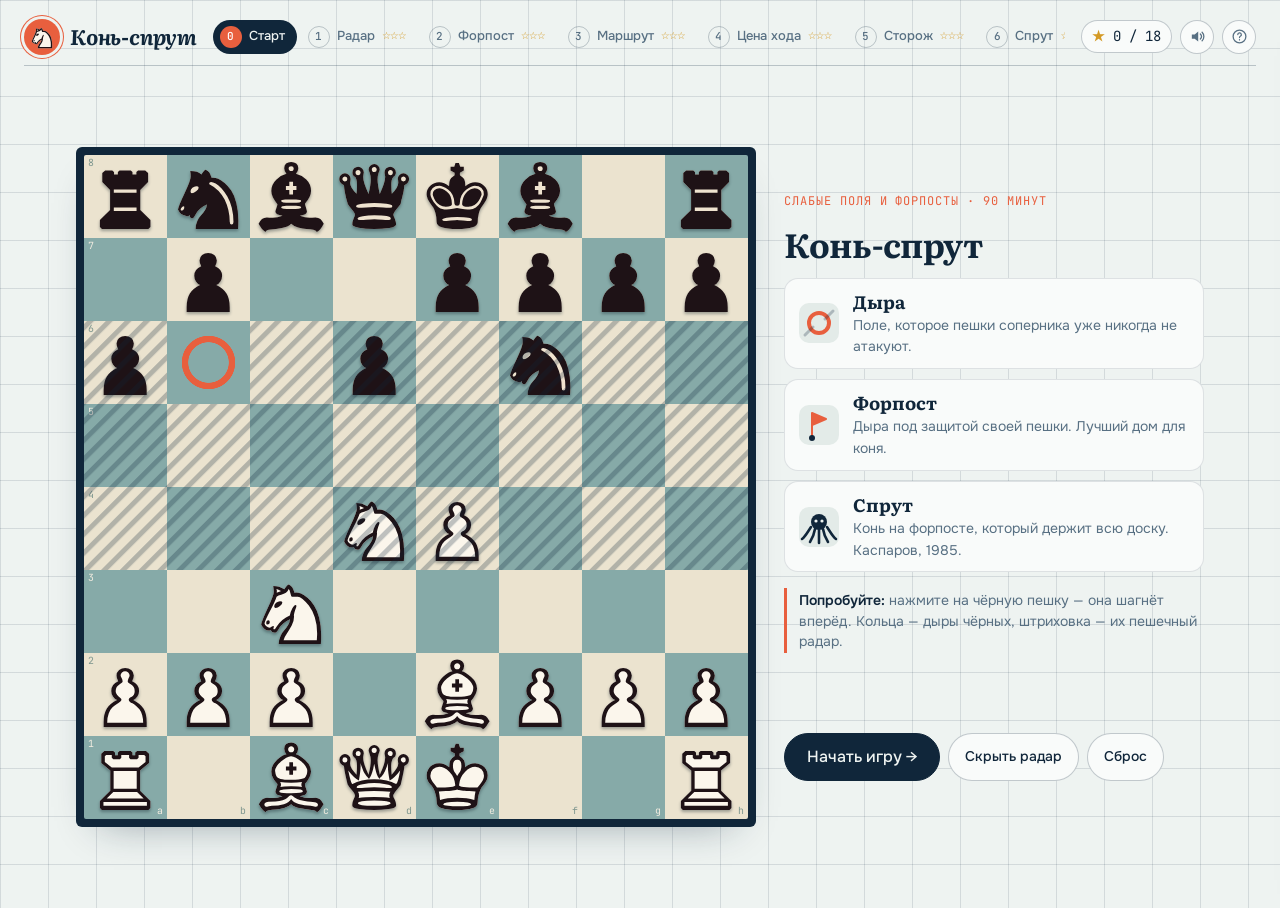
<file: zvezdnaya-akademiya/lessons/06-kon-sprut.html>
<!DOCTYPE html>
<html lang="ru">
<head>
<meta charset="utf-8">
<meta name="viewport" content="width=device-width, initial-scale=1">
<script>
/* Academy bridge: lets a lesson running inside «Звёздная академия» report stars per student.
   Standalone (no academy) the lesson behaves exactly as before: window.Academy.on === false. */
(function () {
  var L = 'L06';
  var embed = false;
  try { embed = !!window.ACADEMY_EMBED || /[?&]academy=1/.test(location.search); } catch (e) { embed = false; }
  if (embed && window.parent === window) embed = false;
  var roster = [], tablo = {}, subs = [];
  function post(m) { m.__academy = 1; m.lesson = L; try { window.parent.postMessage(m, '*'); } catch (e) { /* parent unreachable */ } }
  function emit() { subs.slice().forEach(function (f) { try { f(); } catch (e) { /* listener error */ } }); }
  var A = {
    on: embed,
    lesson: L,
    roster: function () { return roster; },
    tablo: function () { return tablo; },
    onRoster: function (f) { subs.push(f); },
    /* key: chapter id for 'best' (keeps the student's best result), or null for 'add' (adds up) */
    reward: function (key, n, label, mode) {
      if (!embed) return;
      n = Math.round(+n || 0); if (n <= 0) return;
      post({ type: 'reward', key: key, n: n, label: String(label || ''), mode: mode || 'best' });
    },
    points: function (id, d) {
      if (!embed) return;
      var was = tablo[id] || 0, now = Math.max(0, was + (Math.round(+d) || 0));
      if (now === was) return;
      tablo[id] = now; emit();
      post({ type: 'points', student: id, d: now - was });
    },
    addStudent: function (name) { if (embed) post({ type: 'add-student', name: String(name || '').slice(0, 40) }); },
    rename: function (id, name) { if (embed) post({ type: 'rename', student: id, name: String(name || '').slice(0, 40) }); },
    download: function (filename, data) { if (embed) post({ type: 'download', filename: filename, data: data }); },
    scores: function () {
      return {
        list: function () { return roster.map(function (s) { return { id: s.id, n: s.name, s: tablo[s.id] || 0 }; }); },
        sorted: function () { return this.list().sort(function (a, b) { return b.s - a.s; }); },
        isExample: function () { return false; },
        add: function (n) { A.addStudent(n); },
        inc: function (id, d) { A.points(id, d); },
        rename: function (id, n) { var r = roster.find(function (x) { return x.id === id; }); if (r) r.name = n; A.rename(id, n); },
        remove: function () {}, zero: function () {}, clear: function () {},
        on: function (f) { subs.push(function () { f(); }); }
      };
    }
  };
  window.Academy = A;
  if (!embed) return;
  document.documentElement.classList.add('academy');
  var st = document.createElement('style');
  st.textContent = '.academy #sc-zero,.academy #sc-clear,.academy .sc-row .x{display:none!important}.academy .sc-row{grid-template-columns:22px 1fr auto auto auto!important}';
  (document.head || document.documentElement).appendChild(st);
  window.addEventListener('message', function (e) {
    var d = e.data;
    if (!d || !d.__academy || e.source !== window.parent) return;
    if (d.type === 'roster') { roster = Array.isArray(d.students) ? d.students : []; tablo = d.tablo || {}; emit(); }
  });
  post({ type: 'hello' });
})();
</script>
<title>Конь-спрут</title>
<meta name="description" content="Шахматный урок-аркада на 90 минут о слабых полях и форпостах: радар дыр, форпост-блиц, маршрут коня, цена хода пешкой, размен сторожа и партия Карпов — Каспаров 1985.">
<link rel="preconnect" href="https://fonts.googleapis.com">
<link rel="preconnect" href="https://fonts.gstatic.com" crossorigin>
<link href="https://fonts.googleapis.com/css2?family=Literata:ital,opsz,wght@0,7..72,600;0,7..72,700;1,7..72,700&family=Onest:wght@400;500;600&family=JetBrains+Mono:wght@400;500&display=swap" rel="stylesheet">
<style>[hidden]{display:none!important}</style>
</head>
<body>
<style>
/* «Конь-спрут» — nautical chart: seafoam paper, navy ink, coral buoys */
:root {
  --paper: #eef3f1;
  --paper-2: #e3ebe8;
  --panel: #f9fbfa;
  --ink: #10263a;
  --muted: #587083;
  --line: rgba(16, 38, 58, .12);
  --line-2: rgba(16, 38, 58, .24);
  --coral: #e85f3e;
  --coral-soft: rgba(232, 95, 62, .16);
  --sea: #24857f;
  --sea-soft: rgba(36, 133, 127, .16);
  --gold: #d49a26;
  --sq-l: #ebe3cf;
  --sq-d: #86aaa8;
  --hatch: rgba(16, 38, 58, .26);
  --arrow: rgba(232, 95, 62, .88);
  --shadow: 0 18px 40px -24px rgba(16, 38, 58, .45);
  --frame: #10263a;
  --f-disp: 'Literata', 'Georgia', 'Times New Roman', serif;
  --f-body: 'Onest', 'Segoe UI', system-ui, -apple-system, sans-serif;
  --f-mono: 'JetBrains Mono', 'Consolas', monospace;
  --bar: 58px;
}
@media (prefers-color-scheme: dark) {
  :root:not([data-theme="light"]) {
    color-scheme: dark;
    --paper: #0c1a23; --paper-2: #10222d; --panel: #132833; --ink: #e2ecef; --muted: #8ea6b2;
    --line: rgba(226, 236, 239, .1); --line-2: rgba(226, 236, 239, .22);
    --coral: #ff8063; --coral-soft: rgba(255, 128, 99, .18); --sea: #4dc0b5; --sea-soft: rgba(77, 192, 181, .18); --gold: #f0b94a;
    --sq-l: #d6ccb2; --sq-d: #5f8987; --hatch: rgba(8, 20, 28, .38); --arrow: rgba(255, 128, 99, .9);
    --shadow: 0 18px 40px -20px rgba(0, 0, 0, .7); --frame: #050f15;
  }
}
:root[data-theme="dark"] {
  color-scheme: dark;
  --paper: #0c1a23; --paper-2: #10222d; --panel: #132833; --ink: #e2ecef; --muted: #8ea6b2;
  --line: rgba(226, 236, 239, .1); --line-2: rgba(226, 236, 239, .22);
  --coral: #ff8063; --coral-soft: rgba(255, 128, 99, .18); --sea: #4dc0b5; --sea-soft: rgba(77, 192, 181, .18); --gold: #f0b94a;
  --sq-l: #d6ccb2; --sq-d: #5f8987; --hatch: rgba(8, 20, 28, .38); --arrow: rgba(255, 128, 99, .9);
  --shadow: 0 18px 40px -20px rgba(0, 0, 0, .7); --frame: #050f15;
}
*, *::before, *::after { box-sizing: border-box; }
html, body { height: 100%; }
body {
  background:
    linear-gradient(var(--line) 1px, transparent 1px) 0 0 / 48px 48px,
    linear-gradient(90deg, var(--line) 1px, transparent 1px) 0 0 / 48px 48px,
    var(--paper);
  color: var(--ink); font-family: var(--f-body); font-size: 15px; line-height: 1.45; -webkit-font-smoothing: antialiased;
}
button { font: inherit; color: inherit; }
a { color: var(--sea); }
:focus-visible { outline: 2px solid var(--coral); outline-offset: 2px; }
h1, h2, h3 { margin: 0; text-wrap: balance; }
p { margin: 0; }

#app { min-height: 100%; display: grid; grid-template-rows: var(--bar) minmax(0, 1fr); padding-inline: 16px; }

/* ---------- top bar ---------- */
.bar { display: grid; grid-template-columns: auto minmax(0, 1fr) auto; align-items: center; gap: 16px; border-bottom: 1px solid var(--line-2); }
.brand { display: flex; align-items: center; gap: 10px; }
.brand .mark { width: 36px; height: 36px; border-radius: 50%; background: var(--coral); display: grid; place-items: center; box-shadow: 0 0 0 3px var(--paper), 0 0 0 4px var(--coral); }
.brand .mark svg { width: 26px; height: 26px; }
.brand b { font-family: var(--f-disp); font-weight: 700; font-style: italic; font-size: 21px; letter-spacing: -.01em; }
.rail { display: flex; gap: 4px; overflow-x: auto; scrollbar-width: none; }
.rail > :first-child { margin-left: auto; }
.rail > :last-child { margin-right: auto; }
.rail::-webkit-scrollbar { display: none; }
.rail button { flex: none; display: flex; align-items: center; gap: 7px; border: 1px solid transparent; background: transparent; border-radius: 999px; padding: 5px 11px 5px 6px; cursor: pointer; color: var(--muted); font-size: 13px; font-weight: 500; white-space: nowrap; }
.rail button .n { width: 22px; height: 22px; border-radius: 50%; display: grid; place-items: center; font-family: var(--f-mono); font-size: 11px; border: 1px solid var(--line-2); }
.rail button .st { font-size: 10px; letter-spacing: -1px; color: var(--gold); }
.rail button:hover { color: var(--ink); border-color: var(--line-2); }
.rail button[aria-current="true"] { background: var(--ink); color: var(--paper); }
.rail button[aria-current="true"] .n { border-color: transparent; background: var(--coral); color: #fff; }
.tools { display: flex; align-items: center; gap: 8px; }
.score { font-family: var(--f-mono); font-size: 14px; padding: 5px 10px; border-radius: 999px; background: var(--panel); border: 1px solid var(--line-2); white-space: nowrap; }
.score b { color: var(--gold); }
.icon-btn { width: 34px; height: 34px; border-radius: 50%; border: 1px solid var(--line-2); background: var(--panel); cursor: pointer; display: grid; place-items: center; color: var(--muted); }
.icon-btn:hover { color: var(--ink); }
.icon-btn svg { width: 17px; height: 17px; }
.icon-btn[aria-pressed="false"] { opacity: .55; }

/* ---------- stage ---------- */
.stage { --bs: min(calc(100vh - var(--bar) - 40px), 58vw, 680px); display: grid; grid-template-columns: var(--bs) minmax(300px, 420px); justify-content: center; align-items: center; gap: 28px; padding-block: 20px; min-height: 0; }
.board-col { width: var(--bs); }
.board-frame { width: 100%; aspect-ratio: 1; padding: 8px; border-radius: 6px; background: var(--frame); box-shadow: var(--shadow); position: relative; }
.board { position: relative; width: 100%; height: 100%; display: grid; grid-template-columns: repeat(8, 1fr); grid-template-rows: repeat(8, 1fr); user-select: none; -webkit-user-select: none; touch-action: none; overflow: hidden; border-radius: 2px; }
.sq { position: relative; display: grid; place-items: center; }
.sq.l { background: var(--sq-l); }
.sq.d { background: var(--sq-d); }
.board.clicky .sq { cursor: pointer; }
.sq.last::before, .sq.sel::before, .sq.check::before, .sq[data-mark]:not([data-mark=""])::before { content: ""; position: absolute; inset: 0; pointer-events: none; }
.sq.last::before { background: rgba(212, 154, 38, .38); }
.sq.sel::before { background: rgba(36, 133, 127, .4); }
.sq.check::before { background: radial-gradient(circle, rgba(220, 50, 30, .9), rgba(220, 50, 30, 0) 70%); }
.sq[data-mark="pick"]::before { box-shadow: inset 0 0 0 4px var(--ink); background: rgba(16, 38, 58, .12); }
.sq[data-mark="hole"]::before { background: radial-gradient(circle, transparent 0 34%, var(--coral) 35% 45%, transparent 46%); }
.sq[data-mark="hole-new"]::before { background: radial-gradient(circle, transparent 0 34%, var(--coral) 35% 45%, transparent 46%); animation: buoy 1.2s ease-in-out infinite; }
@keyframes buoy { 50% { transform: scale(.82); } }
.sq[data-mark="miss"]::before { background: radial-gradient(circle, transparent 0 34%, var(--coral) 35% 45%, transparent 46%), rgba(232, 95, 62, .18); }
.sq[data-mark="wrong"]::before { background: repeating-linear-gradient(135deg, rgba(232, 95, 62, .5) 0 5px, transparent 5px 10px); }
.sq[data-mark="ok"]::before { background: rgba(36, 133, 127, .45); box-shadow: inset 0 0 0 3px var(--sea); }
.sq[data-mark="guard"]::before { box-shadow: inset 0 0 0 4px var(--coral); }
.sq[data-mark="flag"]::before { box-shadow: inset 0 0 0 4px var(--gold); background: rgba(212, 154, 38, .22); }
.sq.dot::after { content: ""; position: absolute; width: 26%; height: 26%; border-radius: 50%; background: rgba(16, 38, 58, .35); pointer-events: none; }
.sq.cap::after { content: ""; position: absolute; inset: 5%; border-radius: 50%; border: 5px solid rgba(16, 38, 58, .3); pointer-events: none; }
.co { position: absolute; font-family: var(--f-mono); font-size: clamp(8px, 1.1vmin, 11px); line-height: 1; pointer-events: none; z-index: 1; }
.sq.l .co { color: #7f978f; }
.sq.d .co { color: #f1ece0; }
.co-r { top: 3px; left: 4px; }
.co-f { bottom: 3px; right: 4px; }
.pc { width: 92%; height: 92%; position: relative; z-index: 2; pointer-events: none; filter: drop-shadow(0 2px 1.5px rgba(10, 25, 35, .35)); }
.pc.anim { transition: transform .22s cubic-bezier(.3, .7, .4, 1); }
.pc.lift { opacity: .3; }
.pc.pop { animation: pop .35s cubic-bezier(.2, 1.4, .5, 1); }
@keyframes pop { from { transform: scale(.3); opacity: 0; } to { transform: none; opacity: 1; } }
.drag-ghost { position: fixed; z-index: 100; pointer-events: none; transform: translate(-50%, -50%) scale(1.08); filter: drop-shadow(0 8px 10px rgba(0, 0, 0, .4)); }
.board .ov { position: absolute; inset: 0; width: 100%; height: 100%; pointer-events: none; z-index: 3; }
.board-frame.flash-bad { animation: fbad .6s; }
@keyframes fbad { 30% { box-shadow: 0 0 0 5px var(--coral), var(--shadow); } }
.board-frame.flash-ok { animation: fok .8s; }
@keyframes fok { 30% { box-shadow: 0 0 0 5px var(--sea), var(--shadow); } }
.promo { position: absolute; inset: 0; z-index: 5; background: rgba(0, 0, 0, .45); display: grid; place-items: center; }
.promo-box { display: flex; gap: 6px; padding: 8px; background: var(--panel); border-radius: 8px; }
.promo-box button { width: 64px; aspect-ratio: 1; border: 1px solid var(--line-2); border-radius: 6px; background: var(--sq-l); cursor: pointer; }
.promo-box svg { width: 100%; height: 100%; }

/* ---------- panel ---------- */
.panel { display: flex; flex-direction: column; gap: 16px; min-width: 0; }
.eyebrow { font-family: var(--f-mono); font-size: 12px; letter-spacing: .08em; text-transform: uppercase; color: var(--coral); }
.title { font-family: var(--f-disp); font-weight: 700; font-size: clamp(26px, 2.6vw, 38px); line-height: 1.05; letter-spacing: -.015em; }
.task { font-size: 17px; line-height: 1.4; }
.task b { color: var(--coral); font-weight: 600; }
.meta { display: flex; align-items: center; justify-content: space-between; gap: 10px; flex-wrap: wrap; font-family: var(--f-mono); font-size: 13px; color: var(--muted); }
.pips { display: flex; gap: 6px; }
.pips i { width: 26px; height: 6px; border-radius: 3px; background: var(--line-2); }
.pips i.done { background: var(--sea); }
.pips i.miss { background: var(--coral); }
.pips i.now { background: var(--ink); }
.controls { display: flex; flex-wrap: wrap; gap: 8px; }
.btn { display: inline-flex; align-items: center; justify-content: center; gap: 7px; border: 1px solid var(--line-2); background: var(--panel); color: var(--ink); padding: 10px 16px; border-radius: 999px; cursor: pointer; font-weight: 500; font-size: 14px; line-height: 1.1; transition: background .15s, border-color .15s, transform .1s; }
.btn:hover { border-color: var(--ink); }
.btn:active { transform: translateY(1px); }
.btn:disabled { opacity: .45; cursor: default; }
.btn.primary { background: var(--ink); color: var(--paper); border-color: var(--ink); }
.btn.primary:hover { background: var(--coral); border-color: var(--coral); }
.btn.hint { border-style: dashed; color: var(--muted); }
.btn.big { padding: 14px 22px; font-size: 16px; }
.btn.armed { background: var(--coral); border-color: var(--coral); color: #fff; }
.answers { display: grid; grid-template-columns: repeat(4, 1fr); gap: 8px; }
.answers button { border: 1px solid var(--line-2); background: var(--panel); border-radius: 14px; padding: 14px 0; cursor: pointer; font-family: var(--f-disp); font-size: 28px; font-weight: 700; }
.answers button:hover:not(:disabled) { border-color: var(--ink); }
.answers button.right { background: var(--sea); border-color: var(--sea); color: #fff; }
.answers button.wrong { background: var(--coral-soft); border-color: var(--coral); }
.answers button:disabled { cursor: default; }
.fb { min-height: 48px; display: flex; align-items: center; gap: 10px; padding: 10px 14px; border-radius: 12px; background: var(--panel); border: 1px solid var(--line); font-size: 14px; }
.fb:empty { background: transparent; border-color: transparent; }
.fb[data-type="ok"] { background: var(--sea-soft); border-color: transparent; }
.fb[data-type="bad"] { background: var(--coral-soft); border-color: transparent; }
.fb-mark { flex: none; width: 22px; height: 22px; border-radius: 50%; display: grid; place-items: center; font-size: 12px; font-weight: 700; background: var(--ink); color: var(--paper); }
.fb[data-type="ok"] .fb-mark { background: var(--sea); color: #fff; }
.fb[data-type="bad"] .fb-mark { background: var(--coral); color: #fff; }
.fb[data-type="warn"] .fb-mark { background: var(--gold); color: #fff; }
.shake { animation: shake .35s; }
@keyframes shake { 20% { transform: translateX(-5px); } 45% { transform: translateX(5px); } 70% { transform: translateX(-2px); } 100% { transform: none; } }
.rule { border-left: 3px solid var(--coral); padding: 2px 0 2px 12px; color: var(--muted); font-size: 14px; }
.rule b { color: var(--ink); font-weight: 600; }
.timerbar { height: 6px; border-radius: 3px; background: var(--line-2); overflow: hidden; }
.timerbar i { display: block; height: 100%; background: var(--coral); transform-origin: left; }
.stars-big { display: flex; gap: 4px; font-size: 30px; color: var(--gold); letter-spacing: 2px; }
.stars-big .off { color: var(--line-2); }
.moves { font-family: var(--f-mono); font-size: 13px; color: var(--muted); max-height: 3.2em; overflow: hidden; display: flex; flex-wrap: wrap; gap: 2px 8px; }

/* start tiles */
.tiles { display: grid; gap: 10px; }
.tile { display: grid; grid-template-columns: 44px minmax(0, 1fr); gap: 12px; align-items: center; padding: 10px 12px; border-radius: 14px; background: var(--panel); border: 1px solid var(--line); }
.tile svg { width: 44px; height: 44px; }
.tile b { display: block; font-family: var(--f-disp); font-size: 18px; }
.tile span { color: var(--muted); font-size: 14px; }

/* end card */
.links { display: grid; gap: 8px; }
.links a { display: flex; justify-content: space-between; gap: 10px; padding: 10px 14px; border-radius: 12px; background: var(--panel); border: 1px solid var(--line); text-decoration: none; color: var(--ink); font-size: 14px; }
.links a:hover { border-color: var(--ink); }
.links a span { color: var(--muted); }

/* notes drawer */
.drawer { position: fixed; top: 0; right: 0; bottom: 0; width: min(380px, 100%); z-index: 60; background: var(--panel); border-left: 1px solid var(--line-2); box-shadow: var(--shadow); padding: calc(18px + env(safe-area-inset-top, 0px)) 20px 20px; overflow-y: auto; transform: translateX(105%); transition: transform .25s ease; }
.drawer.open { transform: none; }
.drawer h3 { font-family: var(--f-disp); font-size: 22px; margin-bottom: 10px; }
.drawer ul { padding-left: 18px; margin: 0 0 18px; display: grid; gap: 6px; color: var(--muted); }
.drawer .close { position: absolute; top: calc(14px + env(safe-area-inset-top, 0px)); right: 14px; }
#confetti { position: fixed; inset: 0; width: 100%; height: 100%; pointer-events: none; z-index: 80; }

@media (max-width: 980px) {
  #app { grid-template-rows: auto minmax(0, 1fr); }
  .bar { grid-template-columns: minmax(0, 1fr) auto; padding-block: 10px; }
  .rail { grid-column: 1 / -1; order: 3; }
  .stage { --bs: min(100%, 560px); grid-template-columns: minmax(0, 1fr); justify-items: center; }
  .board-col { width: 100%; max-width: 560px; }
  .panel { width: 100%; max-width: 560px; }
}
@media (max-width: 520px) {
  .rail button .lbl { display: none; }
  .rail button[aria-current="true"] .lbl { display: inline; }
  .board-frame { padding: 5px; }
  .title { font-size: 26px; }
}
@media (prefers-reduced-motion: reduce) { *, *::before, *::after { animation: none !important; transition: none !important; } }

</style>
<div id="app">
  <header class="bar">
    <div class="brand"><span class="mark"><svg viewBox="0 0 45 45" aria-hidden="true"><use href="#pc-wN"></use></svg></span><b>Конь-спрут</b></div>
    <nav class="rail" id="rail" aria-label="Игры урока"></nav>
    <div class="tools">
      <span class="score" id="score" aria-live="polite"></span>
      <button type="button" class="icon-btn" id="soundBtn" aria-pressed="true" aria-label="Звук" title="Звук"><svg viewBox="0 0 24 24" aria-hidden="true"><path d="M4 9h4l5-4v14l-5-4H4z" fill="currentColor"/><path d="M16 8.5a5 5 0 0 1 0 7M18.5 6a8.5 8.5 0 0 1 0 12" fill="none" stroke="currentColor" stroke-width="1.8" stroke-linecap="round"/></svg></button>
      <button type="button" class="icon-btn" id="notesBtn" aria-label="Заметки ведущему" title="Заметки ведущему"><svg viewBox="0 0 24 24" aria-hidden="true"><circle cx="12" cy="12" r="9" fill="none" stroke="currentColor" stroke-width="1.8"/><path d="M9.6 9.3a2.5 2.5 0 1 1 3.6 2.3c-.8.4-1.2.9-1.2 1.8M12 16.6v.2" fill="none" stroke="currentColor" stroke-width="1.8" stroke-linecap="round"/></svg></button>
    </div>
  </header>
  <main class="stage">
    <div class="board-col"><div class="board-frame" id="frame"><div class="board" id="board"></div></div></div>
    <section class="panel" id="panel" aria-live="polite"></section>
  </main>
</div>
<aside class="drawer" id="drawer" aria-label="Заметки ведущему">
  <button type="button" class="icon-btn close" id="drawerClose" aria-label="Закрыть"><svg viewBox="0 0 24 24" aria-hidden="true"><path d="M6 6l12 12M18 6L6 18" stroke="currentColor" stroke-width="2" stroke-linecap="round"/></svg></button>
  <h3>Ведущему</h3>
  <div id="notes"></div>
</aside>
<svg width="0" height="0" style="position:absolute" aria-hidden="true">
  <symbol id="ic-hole" viewBox="0 0 44 44"><rect x="2" y="2" width="40" height="40" rx="10" style="fill:var(--paper-2)"/><circle cx="22" cy="22" r="10" fill="none" style="stroke:var(--coral)" stroke-width="4"/><path d="M8 34l8-8M28 18l8-8" style="stroke:var(--hatch)" stroke-width="3" stroke-linecap="round"/></symbol>
  <symbol id="ic-post" viewBox="0 0 44 44"><rect x="2" y="2" width="40" height="40" rx="10" style="fill:var(--paper-2)"/><path d="M15 34V10l14 6-14 6" stroke-width="2" stroke-linejoin="round" style="fill:var(--coral);stroke:var(--coral)"/><circle cx="15" cy="35" r="3" style="fill:var(--ink)"/></symbol>
  <symbol id="ic-octo" viewBox="0 0 44 44"><rect x="2" y="2" width="40" height="40" rx="10" style="fill:var(--paper-2)"/><circle cx="22" cy="17" r="8" style="fill:var(--ink)"/><path d="M14 22c-4 6-6 10-9 12M18 24c-1 6-3 10-5 13M22 25v13M26 24c1 6 3 10 5 13M30 22c4 6 6 10 9 12" fill="none" style="stroke:var(--ink)" stroke-width="2.6" stroke-linecap="round"/><circle cx="19" cy="16" r="1.6" style="fill:var(--paper)"/><circle cx="25" cy="16" r="1.6" style="fill:var(--paper)"/></symbol>
</svg>
<canvas id="confetti" aria-hidden="true"></canvas>

<script>
/* Mini chess core: legal moves, SAN (EN/RU), FEN. Written for this lesson page. */
(function (root) {
  'use strict';
  var FILES = 'abcdefgh';
  var START = 'rnbqkbnr/pppppppp/8/8/8/8/PPPPPPPP/RNBQKBNR w KQkq - 0 1';
  var KN = [[1,2],[2,1],[2,-1],[1,-2],[-1,-2],[-2,-1],[-2,1],[-1,2]];
  var KG = [[1,0],[1,1],[0,1],[-1,1],[-1,0],[-1,-1],[0,-1],[1,-1]];
  var BD = [[1,1],[1,-1],[-1,1],[-1,-1]];
  var RD = [[1,0],[-1,0],[0,1],[0,-1]];
  function sqName(i) { return FILES[i & 7] + ((i >> 3) + 1); }
  function sqIndex(s) { return (s.charCodeAt(0) - 97) + (parseInt(s[1], 10) - 1) * 8; }
  function colorOf(p) { return p ? (p === p.toUpperCase() ? 'w' : 'b') : null; }
  function on(f, r) { return f >= 0 && f < 8 && r >= 0 && r < 8; }

  function Position(fen) { this.load(fen || START); }
  Position.prototype.load = function (fen) {
    var parts = fen.trim().split(/\s+/);
    var rows = parts[0].split('/');
    if (rows.length !== 8) throw new Error('Bad FEN: ' + fen);
    this.board = new Array(64).fill('');
    for (var r = 0; r < 8; r++) {
      var f = 0;
      for (var k = 0; k < rows[r].length; k++) {
        var ch = rows[r][k];
        if (ch >= '1' && ch <= '8') f += +ch;
        else { this.board[(7 - r) * 8 + f] = ch; f++; }
      }
      if (f !== 8) throw new Error('Bad FEN row: ' + rows[r]);
    }
    this.turn = parts[1] || 'w';
    this.castling = parts[2] && parts[2] !== '-' ? parts[2] : '';
    this.ep = parts[3] && parts[3] !== '-' ? sqIndex(parts[3]) : -1;
    this.half = parseInt(parts[4] || '0', 10);
    this.full = parseInt(parts[5] || '1', 10);
    this.hist = [];
    return this;
  };
  Position.prototype.clone = function () { return new Position(this.fen()); };
  Position.prototype.fen = function () {
    var s = '';
    for (var r = 7; r >= 0; r--) {
      var e = 0;
      for (var f = 0; f < 8; f++) {
        var p = this.board[r * 8 + f];
        if (!p) e++; else { if (e) { s += e; e = 0; } s += p; }
      }
      if (e) s += e;
      if (r) s += '/';
    }
    return s + ' ' + this.turn + ' ' + (this.castling || '-') + ' ' + (this.ep >= 0 ? sqName(this.ep) : '-') + ' ' + this.half + ' ' + this.full;
  };
  Position.prototype.get = function (sq) { return this.board[typeof sq === 'string' ? sqIndex(sq) : sq]; };
  Position.prototype.kingSq = function (c) {
    var k = c === 'w' ? 'K' : 'k';
    for (var i = 0; i < 64; i++) if (this.board[i] === k) return i;
    return -1;
  };
  Position.prototype.attacked = function (sq, by) {
    var b = this.board, f = sq & 7, r = sq >> 3, i, d, ff, rr, p;
    var W = by === 'w';
    // pawns
    var pr = W ? r - 1 : r + 1, pp = W ? 'P' : 'p';
    if (on(f - 1, pr) && b[pr * 8 + f - 1] === pp) return true;
    if (on(f + 1, pr) && b[pr * 8 + f + 1] === pp) return true;
    var n = W ? 'N' : 'n', kk = W ? 'K' : 'k';
    for (i = 0; i < 8; i++) {
      ff = f + KN[i][0]; rr = r + KN[i][1];
      if (on(ff, rr) && b[rr * 8 + ff] === n) return true;
      ff = f + KG[i][0]; rr = r + KG[i][1];
      if (on(ff, rr) && b[rr * 8 + ff] === kk) return true;
    }
    var q = W ? 'Q' : 'q', rk = W ? 'R' : 'r', bs = W ? 'B' : 'b';
    for (i = 0; i < 4; i++) {
      d = RD[i]; ff = f + d[0]; rr = r + d[1];
      while (on(ff, rr)) { p = b[rr * 8 + ff]; if (p) { if (p === q || p === rk) return true; break; } ff += d[0]; rr += d[1]; }
      d = BD[i]; ff = f + d[0]; rr = r + d[1];
      while (on(ff, rr)) { p = b[rr * 8 + ff]; if (p) { if (p === q || p === bs) return true; break; } ff += d[0]; rr += d[1]; }
    }
    return false;
  };
  Position.prototype.inCheck = function (c) {
    c = c || this.turn;
    var k = this.kingSq(c);
    return k >= 0 && this.attacked(k, c === 'w' ? 'b' : 'w');
  };
  Position.prototype.pseudo = function () {
    var mv = [], b = this.board, us = this.turn, them = us === 'w' ? 'b' : 'w';
    var s, p, t, f, r, i, d, ff, rr, to, q;
    function pawnAdd(from, to, pc, cap) {
      if ((to >> 3) === 7 || (to >> 3) === 0) {
        ['q', 'r', 'b', 'n'].forEach(function (pr) { mv.push({ from: from, to: to, piece: pc, captured: cap || '', promotion: pr, flags: cap ? 'cp' : 'p' }); });
      } else mv.push({ from: from, to: to, piece: pc, captured: cap || '', flags: cap ? 'c' : 'n' });
    }
    for (s = 0; s < 64; s++) {
      p = b[s]; if (!p || colorOf(p) !== us) continue;
      t = p.toLowerCase(); f = s & 7; r = s >> 3;
      if (t === 'p') {
        var dir = us === 'w' ? 1 : -1, r1 = r + dir;
        if (r1 < 0 || r1 > 7) continue;
        to = r1 * 8 + f;
        if (!b[to]) {
          pawnAdd(s, to, p, '');
          if (r === (us === 'w' ? 1 : 6) && !b[(r + 2 * dir) * 8 + f]) mv.push({ from: s, to: (r + 2 * dir) * 8 + f, piece: p, captured: '', flags: 'b' });
        }
        for (var df = -1; df <= 1; df += 2) {
          ff = f + df; if (ff < 0 || ff > 7) continue;
          to = r1 * 8 + ff; q = b[to];
          if (q && colorOf(q) === them) pawnAdd(s, to, p, q);
          else if (!q && to === this.ep) mv.push({ from: s, to: to, piece: p, captured: us === 'w' ? 'p' : 'P', flags: 'e' });
        }
      } else if (t === 'n' || t === 'k') {
        var offs = t === 'n' ? KN : KG;
        for (i = 0; i < 8; i++) {
          ff = f + offs[i][0]; rr = r + offs[i][1];
          if (!on(ff, rr)) continue;
          to = rr * 8 + ff; q = b[to];
          if (!q) mv.push({ from: s, to: to, piece: p, captured: '', flags: 'n' });
          else if (colorOf(q) === them) mv.push({ from: s, to: to, piece: p, captured: q, flags: 'c' });
        }
      } else {
        var dirs = t === 'b' ? BD : t === 'r' ? RD : BD.concat(RD);
        for (i = 0; i < dirs.length; i++) {
          d = dirs[i]; ff = f + d[0]; rr = r + d[1];
          while (on(ff, rr)) {
            to = rr * 8 + ff; q = b[to];
            if (!q) mv.push({ from: s, to: to, piece: p, captured: '', flags: 'n' });
            else { if (colorOf(q) === them) mv.push({ from: s, to: to, piece: p, captured: q, flags: 'c' }); break; }
            ff += d[0]; rr += d[1];
          }
        }
      }
    }
    // castling
    var c = this.castling;
    if (us === 'w') {
      if (c.indexOf('K') >= 0 && b[4] === 'K' && b[7] === 'R' && !b[5] && !b[6] && !this.attacked(4, 'b') && !this.attacked(5, 'b') && !this.attacked(6, 'b'))
        mv.push({ from: 4, to: 6, piece: 'K', captured: '', flags: 'k' });
      if (c.indexOf('Q') >= 0 && b[4] === 'K' && b[0] === 'R' && !b[1] && !b[2] && !b[3] && !this.attacked(4, 'b') && !this.attacked(3, 'b') && !this.attacked(2, 'b'))
        mv.push({ from: 4, to: 2, piece: 'K', captured: '', flags: 'q' });
    } else {
      if (c.indexOf('k') >= 0 && b[60] === 'k' && b[63] === 'r' && !b[61] && !b[62] && !this.attacked(60, 'w') && !this.attacked(61, 'w') && !this.attacked(62, 'w'))
        mv.push({ from: 60, to: 62, piece: 'k', captured: '', flags: 'k' });
      if (c.indexOf('q') >= 0 && b[60] === 'k' && b[56] === 'r' && !b[57] && !b[58] && !b[59] && !this.attacked(60, 'w') && !this.attacked(59, 'w') && !this.attacked(58, 'w'))
        mv.push({ from: 60, to: 58, piece: 'k', captured: '', flags: 'q' });
    }
    return mv;
  };
  Position.prototype.make = function (m) {
    var b = this.board, us = this.turn;
    var u = { m: m, castling: this.castling, ep: this.ep, half: this.half, full: this.full, cap: b[m.to], epSq: -1 };
    b[m.to] = m.promotion ? (us === 'w' ? m.promotion.toUpperCase() : m.promotion) : b[m.from];
    b[m.from] = '';
    if (m.flags === 'e') { u.epSq = m.to + (us === 'w' ? -8 : 8); b[u.epSq] = ''; }
    if (m.flags === 'k') { if (us === 'w') { b[5] = b[7]; b[7] = ''; } else { b[61] = b[63]; b[63] = ''; } }
    if (m.flags === 'q') { if (us === 'w') { b[3] = b[0]; b[0] = ''; } else { b[59] = b[56]; b[56] = ''; } }
    var c = this.castling;
    if (m.piece === 'K') c = c.replace('K', '').replace('Q', '');
    if (m.piece === 'k') c = c.replace('k', '').replace('q', '');
    [m.from, m.to].forEach(function (sq) {
      if (sq === 0) c = c.replace('Q', ''); if (sq === 7) c = c.replace('K', '');
      if (sq === 56) c = c.replace('q', ''); if (sq === 63) c = c.replace('k', '');
    });
    this.castling = c;
    this.ep = m.flags === 'b' ? (m.from + m.to) >> 1 : -1;
    this.half = (m.piece === 'P' || m.piece === 'p' || u.cap || m.flags === 'e') ? 0 : this.half + 1;
    if (us === 'b') this.full++;
    this.turn = us === 'w' ? 'b' : 'w';
    this.hist.push(u);
  };
  Position.prototype.unmake = function () {
    var u = this.hist.pop(); if (!u) return null;
    var m = u.m, b = this.board;
    this.turn = this.turn === 'w' ? 'b' : 'w';
    var us = this.turn;
    b[m.from] = m.piece; b[m.to] = u.cap;
    if (m.flags === 'e') b[u.epSq] = us === 'w' ? 'p' : 'P';
    if (m.flags === 'k') { if (us === 'w') { b[7] = b[5]; b[5] = ''; } else { b[63] = b[61]; b[61] = ''; } }
    if (m.flags === 'q') { if (us === 'w') { b[0] = b[3]; b[3] = ''; } else { b[56] = b[59]; b[59] = ''; } }
    this.castling = u.castling; this.ep = u.ep; this.half = u.half; this.full = u.full;
    return m;
  };
  Position.prototype.moves = function () {
    var us = this.turn, them = us === 'w' ? 'b' : 'w', out = [], ps = this.pseudo();
    for (var i = 0; i < ps.length; i++) {
      this.make(ps[i]);
      var k = this.kingSq(us);
      if (k >= 0 && !this.attacked(k, them)) out.push(ps[i]);
      this.unmake();
    }
    return out;
  };
  Position.prototype.status = function () {
    var n = this.moves().length, chk = this.inCheck();
    if (n === 0) return chk ? 'mate' : 'stalemate';
    return chk ? 'check' : 'normal';
  };
  Position.prototype.san = function (m, legal) {
    legal = legal || this.moves();
    var s;
    if (m.flags === 'k') s = 'O-O';
    else if (m.flags === 'q') s = 'O-O-O';
    else {
      var T = m.piece.toUpperCase();
      if (T === 'P') {
        s = (m.captured ? FILES[m.from & 7] + 'x' : '') + sqName(m.to);
        if (m.promotion) s += '=' + m.promotion.toUpperCase();
      } else {
        var others = legal.filter(function (o) { return o.piece === m.piece && o.to === m.to && o.from !== m.from; });
        var dis = '';
        if (others.length) {
          var sameFile = others.some(function (o) { return (o.from & 7) === (m.from & 7); });
          var sameRank = others.some(function (o) { return (o.from >> 3) === (m.from >> 3); });
          if (!sameFile) dis = FILES[m.from & 7];
          else if (!sameRank) dis = String((m.from >> 3) + 1);
          else dis = sqName(m.from);
        }
        s = T + dis + (m.captured ? 'x' : '') + sqName(m.to);
      }
    }
    this.make(m);
    var st = this.status();
    this.unmake();
    if (st === 'mate') s += '#'; else if (st === 'check') s += '+';
    return s;
  };
  function normSan(s) {
    return String(s).replace(/[+#!?\s]/g, '').replace(/0/g, 'O').replace(/^([a-h][18])([QRBN])$/, '$1=$2').replace(/^([a-h]x[a-h][18])([QRBN])$/, '$1=$2');
  }
  Position.prototype.findMove = function (x) {
    var legal = this.moves(), i;
    if (typeof x === 'object') {
      for (i = 0; i < legal.length; i++) {
        var m = legal[i];
        if (m.from === x.from && m.to === x.to && (m.promotion || '') === (x.promotion || '')) return m;
      }
      return null;
    }
    var str = String(x).trim();
    if (/^[a-h][1-8][a-h][1-8][qrbn]?$/.test(str)) {
      return this.findMove({ from: sqIndex(str.slice(0, 2)), to: sqIndex(str.slice(2, 4)), promotion: str[4] || '' });
    }
    var want = normSan(str);
    for (i = 0; i < legal.length; i++) if (normSan(this.san(legal[i], legal)) === want) return legal[i];
    return null;
  };
  Position.prototype.play = function (x) {
    var m = this.findMove(x);
    if (!m) return null;
    var s = this.san(m);
    this.make(m);
    return { from: m.from, to: m.to, piece: m.piece, captured: m.captured, promotion: m.promotion || '', flags: m.flags, san: s, uci: sqName(m.from) + sqName(m.to) + (m.promotion || '') };
  };
  Position.prototype.perft = function (d) {
    if (d === 0) return 1;
    var ms = this.moves(), n = 0;
    if (d === 1) return ms.length;
    for (var i = 0; i < ms.length; i++) { this.make(ms[i]); n += this.perft(d - 1); this.unmake(); }
    return n;
  };
  var RU = { K: 'Кр', Q: 'Ф', R: 'Л', B: 'С', N: 'К' };
  function sanToRu(s) {
    if (!s) return s;
    if (s.indexOf('O-O') === 0) return s.replace(/O/g, '0');
    return s.replace(/^([KQRBN])/, function (a) { return RU[a]; })
            .replace('x', ':')
            .replace(/=([QRBN])/, function (a, p) { return RU[p]; });
  }
  var api = { Position: Position, sqName: sqName, sqIndex: sqIndex, colorOf: colorOf, sanToRu: sanToRu, START: START };
  if (typeof module !== 'undefined' && module.exports) module.exports = api;
  else root.ChessCore = api;
})(this);

</script>
<script>
/* Static exchange + "safe squares" of a piece. Shared by the Node checks and the page. */
(function (root) {
  'use strict';
  const VAL = { p: 100, n: 325, b: 325, r: 500, q: 900, k: 20000 };
  const val = c => VAL[c.toLowerCase()];
  const colorOf = c => (c === c.toUpperCase() ? 'w' : 'b');
  // best material the side to move can win by starting captures on sq (0 if nothing is worth it)
  function see(p, sq) {
    if (!p.board[sq]) return 0;
    const victims = []; let made = 0, victim = val(p.board[sq]);
    for (;;) {
      const caps = p.moves().filter(m => m.to === sq);
      if (!caps.length) break;
      caps.sort((a, b) => val(a.piece) - val(b.piece));
      const m = caps[0];
      victims.push(victim);
      victim = val(m.promotion || m.piece);
      p.make(m); made++;
    }
    while (made--) p.unmake();
    let tail = 0;
    for (let k = victims.length - 1; k >= 0; k--) tail = Math.max(0, victims[k] - tail);
    return tail;
  }
  function withTurn(p, turn) {
    if (p.turn === turn) return p;
    const f = p.fen().split(' '); f[1] = turn; f[3] = '-';
    return new p.constructor(f.join(' '));
  }
  // every legal move of the piece on `from`: net = captured - lost afterwards; safe when net >= 0
  function escapes(pos, from) {
    const pc = pos.board[from]; if (!pc) return [];
    const p = withTurn(pos, colorOf(pc));
    const out = [];
    for (const m of p.moves()) {
      if (m.from !== from) continue;
      const got = m.captured ? val(m.captured) : 0;
      p.make(m);
      const lost = see(p, m.to);
      p.unmake();
      out.push({ to: m.to, net: got - lost, safe: got - lost >= 0, capture: !!m.captured });
    }
    return out;
  }
  // what the opponent wins on sq if the piece stays put
  function hanging(pos, sq) {
    const pc = pos.board[sq]; if (!pc) return 0;
    const opp = colorOf(pc) === 'w' ? 'b' : 'w';
    const p = withTurn(pos, opp);
    if (p.inCheck(colorOf(pc))) return 0;
    return see(p, sq);
  }
  // a piece is caged when none of its moves is safe
  function caged(pos, sq) { const e = escapes(pos, sq); return e.every(x => !x.safe); }
  const api = { see, escapes, hanging, caged, withTurn, VAL };
  if (typeof module !== 'undefined' && module.exports) module.exports = api; else root.Trap = api;
})(typeof window !== 'undefined' ? window : this);

/* Weak squares (holes), outposts, pawn "radar" and safe knight routes. Shared by Node checks and the page. */
(function (root) {
  'use strict';
  const F = i => i & 7, R = i => i >> 3;
  // squares that pawns of `color` attack now or can attack later (pawns never move back)
  function radar(p, color) {
    const out = new Set();
    for (let i = 0; i < 64; i++) {
      const c = p.board[i];
      if (c !== (color === 'w' ? 'P' : 'p')) continue;
      const f = F(i), r = R(i);
      if (color === 'w') { for (let rr = r + 1; rr <= 7; rr++) [f - 1, f + 1].forEach(ff => { if (ff >= 0 && ff <= 7) out.add(rr * 8 + ff); }); }
      else { for (let rr = r - 1; rr >= 0; rr--) [f - 1, f + 1].forEach(ff => { if (ff >= 0 && ff <= 7) out.add(rr * 8 + ff); }); }
    }
    return out;
  }
  // holes of `color` inside a rank range (0-based, inclusive) and file range
  function holes(p, color, r0, r1, f0, f1) {
    const rad = radar(p, color), out = [];
    for (let r = r0; r <= r1; r++) for (let f = (f0 || 0); f <= (f1 == null ? 7 : f1); f++) {
      const s = r * 8 + f;
      if (rad.has(s)) continue;
      const c = p.board[s];
      if (c === 'P' || c === 'p') continue;
      out.push(s);
    }
    return out;
  }
  // outposts for `side`: enemy holes in the zone, protected by an own pawn
  function outposts(p, side) {
    const enemy = side === 'w' ? 'b' : 'w';
    const zone = side === 'w' ? [3, 5] : [2, 4];
    return holes(p, enemy, zone[0], zone[1]).filter(s => {
      const c = p.board[s];
      if (c && (c === c.toUpperCase()) === (side === 'w')) return false;
      const r = R(s), f = F(s), pr = side === 'w' ? r - 1 : r + 1, pc = side === 'w' ? 'P' : 'p';
      return [f - 1, f + 1].some(ff => ff >= 0 && ff <= 7 && p.board[pr * 8 + ff] === pc);
    });
  }
  // shortest knight route (enemy frozen); `safe(sq)` decides where the knight may stand
  const KN = [[1, 2], [2, 1], [2, -1], [1, -2], [-1, -2], [-2, -1], [-2, 1], [-1, 2]];
  function knightSteps(s) { const out = []; KN.forEach(([df, dr]) => { const f = F(s) + df, r = R(s) + dr; if (f >= 0 && f < 8 && r >= 0 && r < 8) out.push(r * 8 + f); }); return out; }
  function route(from, to, safe) {
    const prev = new Map([[from, -1]]), q = [from];
    while (q.length) {
      const s = q.shift();
      if (s === to) break;
      for (const n of knightSteps(s)) { if (prev.has(n) || !safe(n)) continue; prev.set(n, s); q.push(n); }
    }
    if (!prev.has(to)) return null;
    const path = []; for (let s = to; s !== -1; s = prev.get(s)) path.unshift(s);
    return path;
  }
  const api = { radar, holes, outposts, route, knightSteps };
  if (typeof module !== 'undefined' && module.exports) module.exports = api; else root.Holes = api;
})(typeof window !== 'undefined' ? window : this);

</script>
<script>
window.PIECE_PATHS = {"wK":{"f":"M33.1 14.3Q33.8 14.3 34.9 14.6Q36 14.9 37.3 15.6Q38.6 16.3 39.5 17.8Q40.5 19.4 40.5 21.4Q40.5 23 39.9 24.2Q39.3 25.5 38.5 26.5Q37.7 27.5 36.8 28.7Q36 30 35.3 32.3Q34.6 34.6 34.5 37.8Q34.4 41.8 22.5 41.8Q10.7 41.8 10.5 37.8Q10.3 33.7 9.3 31Q8.3 28.4 7.3 27.4Q6.3 26.5 5.4 25Q4.5 23.5 4.5 21.4Q4.5 19.3 5.5 17.8Q6.4 16.2 7.7 15.5Q9 14.8 10.1 14.5Q11.2 14.3 12 14.3Q14.9 14.3 17.8 16.6Q17.8 13.8 18.4 12.6Q18.9 11.5 21.1 10V8.6L18.6 7.2V5.1H20.8L21.6 2.8H23.4L24.2 5.1H26.4V7.2L23.9 8.6V10Q26.1 11.4 26.6 12.7Q27.2 14 27.2 16.6Q28 15.8 29.6 15Q31.3 14.3 33.1 14.3ZM22.5 21.8Q22.9 21.2 23.5 20.2Q24.2 19.2 24.4 18.8Q24.6 18.4 24.8 17.6Q25 16.8 25 15.7Q25 12.2 22.6 12.2Q20 12.2 20 15.7Q20 16.8 20.2 17.6Q20.4 18.4 20.6 18.8Q20.8 19.2 21.5 20.2Q22.1 21.2 22.5 21.8ZM33.1 16.4Q30.1 16.4 27.1 19.4Q24 22.4 23.6 27.2Q23.6 28.6 34.4 28.6Q34.5 28.5 35.8 26.9Q37 25.4 37.7 24.1Q38.3 22.8 38.3 21.7Q38.3 19.4 36.8 17.9Q35.3 16.4 33.1 16.4ZM33.3 31Q31.6 30.9 29.6 30.7Q27.7 30.6 26.9 30.5Q26.1 30.4 25.1 30.3Q24.2 30.2 23.6 30.1Q23.1 30 22.5 29.7Q21.8 30 20.8 30.2Q19.8 30.4 19 30.5Q18.2 30.6 15.8 30.7Q13.4 30.9 11.7 31Q12.2 33.2 12.4 36Q16.5 34.6 22.5 34.6Q28.6 34.6 32.6 36Q32.8 33 33.3 31ZM11.9 16.4Q9.8 16.4 8.2 17.9Q6.7 19.4 6.7 21.7Q6.7 22.6 7.1 23.6Q7.6 24.6 8.1 25.3Q8.6 26 9.5 27.1Q10.3 28.2 10.6 28.6Q21.4 28.6 21.4 27.2Q21 22.4 18 19.4Q14.9 16.4 11.9 16.4ZM22.6 37Q14.3 37 14.3 38.6Q14.3 39.1 17.1 39.4Q20 39.7 22.5 39.7Q30.7 39.7 30.7 38.6Q30.7 37 22.6 37Z","s":"M33.1 14.3Q33.8 14.3 34.9 14.6Q36 14.9 37.3 15.6Q38.6 16.3 39.5 17.8Q40.5 19.4 40.5 21.4Q40.5 23 39.9 24.2Q39.3 25.5 38.5 26.5Q37.7 27.5 36.8 28.7Q36 30 35.3 32.3Q34.6 34.6 34.5 37.8Q34.4 41.8 22.5 41.8Q10.7 41.8 10.5 37.8Q10.3 33.7 9.3 31Q8.3 28.4 7.3 27.4Q6.3 26.5 5.4 25Q4.5 23.5 4.5 21.4Q4.5 19.3 5.5 17.8Q6.4 16.2 7.7 15.5Q9 14.8 10.1 14.5Q11.2 14.3 12 14.3Q14.9 14.3 17.8 16.6Q17.8 13.8 18.4 12.6Q18.9 11.5 21.1 10V8.6L18.6 7.2V5.1H20.8L21.6 2.8H23.4L24.2 5.1H26.4V7.2L23.9 8.6V10Q26.1 11.4 26.6 12.7Q27.2 14 27.2 16.6Q28 15.8 29.6 15Q31.3 14.3 33.1 14.3Z"},"wQ":{"f":"M22.5 28.5Q25.7 28.5 28.5 28.7Q31.4 28.9 31.8 28.9Q32.5 28.9 32.7 28.8Q32.9 28.7 32.9 28.4Q32.9 27.2 29.3 26.6Q25.6 25.9 22.5 25.9Q19.4 25.9 15.8 26.6Q12.2 27.2 12.2 28.4Q12.2 28.7 12.3 28.8Q12.5 28.9 13.2 28.9Q13.3 28.9 16.8 28.7Q20.3 28.5 22.5 28.5ZM32.1 31.1Q27.5 30.6 22.5 30.6Q17.4 30.6 12.9 31.1Q13.6 31.7 13.6 33.5Q13.6 34.6 13.3 34.8Q16.9 34.2 22.5 34.2Q28.2 34.2 31.8 34.8Q31.4 34.6 31.4 33.5Q31.4 31.7 32.1 31.1ZM32.2 37.9Q32.2 36.2 22.5 36.2Q12.9 36.2 12.9 37.9Q12.9 39.4 22.5 39.4Q32.2 39.4 32.2 37.9ZM22.5 5.2Q21 5.2 21 6.7Q21 8.2 22.5 8.2Q24 8.2 24 6.7Q24 5.2 22.5 5.2ZM20.5 12.5Q20.5 10.5 19.8 8.8Q19.2 7.1 19.2 6.8Q19.2 5.5 20.2 4.5Q21.2 3.5 22.5 3.5Q23.9 3.5 24.8 4.5Q25.8 5.5 25.8 6.8Q25.8 7.1 25.1 8.8Q24.5 10.5 24.5 12.5Q24.5 15.4 25.8 21.1Q29 14.4 29 10.9Q29 10.6 28.8 9.6Q28.6 8.6 28.6 8.4Q28.6 7 29.6 6Q30.5 5.1 31.9 5.1Q33.3 5.1 34.3 6Q35.3 7 35.3 8.4Q35.3 9.5 34.9 10.1Q34.4 10.7 33.9 11Q33.4 11.3 33 12.6Q32.5 13.8 32.5 16Q32.5 17.6 32.8 21Q36.7 17 36.7 14.5Q36.7 14.5 36.6 14Q36.6 13.5 36.5 12.9Q36.4 12.4 36.4 12.2Q36.4 10.9 37.4 9.9Q38.4 8.9 39.7 8.9Q41 8.9 42 9.9Q43 10.9 43 12.2Q43 14.7 40.3 15.9Q40.2 18.3 38.2 26.6Q38.2 27.1 36 29.8Q33.7 32.6 33.7 33.4Q33.7 33.9 34.6 35.7Q35.4 37.4 35.4 38.5V39.4Q35.4 40.8 31.1 41.3Q26.8 41.8 22.5 41.8Q17.7 41.8 13.6 41.3Q9.6 40.7 9.6 39.4V38.5Q9.6 37.3 10.4 35.5Q11.2 33.8 11.2 33.4Q11.2 32.2 9.3 30Q7.4 27.9 6.8 26.6Q4.8 18.4 4.7 15.9Q2 14.7 2 12.2Q2 10.9 3 9.9Q4 8.9 5.3 8.9Q6.6 8.9 7.6 9.9Q8.6 10.9 8.6 12.2Q8.6 12.3 8.4 13.4Q8.3 14.4 8.3 14.5Q8.3 17.2 12.1 21Q12.4 18.4 12.4 16Q12.4 13.9 12 12.6Q11.6 11.3 11 11Q10.5 10.7 10.1 10Q9.7 9.4 9.7 8.4Q9.7 7 10.7 6Q11.7 5.1 13 5.1Q14.4 5.1 15.4 6Q16.4 7 16.4 8.4Q16.4 8.4 16.2 9.5Q16 10.6 16 10.9Q16 14.3 19.2 21.1Q20.5 15.7 20.5 12.5ZM39.7 10.8Q39.1 10.8 38.7 11.2Q38.2 11.6 38.2 12.2Q38.2 12.9 38.7 13.3Q39.1 13.8 39.7 13.8Q41.1 13.8 41.1 12.2Q41.1 10.8 39.7 10.8ZM31.9 7Q31.3 7 30.9 7.5Q30.5 7.9 30.5 8.5Q30.5 9.1 30.9 9.5Q31.3 10 31.9 10Q33.4 10 33.4 8.5Q33.4 7 31.9 7ZM13 7Q11.6 7 11.6 8.5Q11.6 10 13 10Q14.5 10 14.5 8.5Q14.5 7 13 7ZM5.3 10.8Q3.8 10.8 3.8 12.2Q3.8 13.8 5.3 13.8Q6.7 13.8 6.7 12.2Q6.7 11.6 6.3 11.2Q5.8 10.8 5.3 10.8ZM22.5 14.6Q22 17.9 21.3 19.7Q20.7 21.6 20.2 22.4Q19.6 23.1 19.5 23.6Q19.2 23.3 18.5 22.4Q17.8 21.6 17.6 21.3Q17.4 21 16.9 20.3Q16.4 19.5 16.1 18.8Q15.8 18.1 15.4 16.9Q14.9 15.7 14.3 14.2Q14.5 15 14.5 15.9Q14.5 18.7 13.5 24.5Q10.3 22.6 7.2 18.5Q8.7 25.5 9.4 26.3Q9.5 26.5 9.7 26.5Q14.5 23.7 22.5 23.7Q30.6 23.7 35.4 26.5Q36.5 26.2 37.8 18.5Q34.7 22.7 31.6 24.5Q30.6 19.4 30.6 16.4Q30.6 15.6 30.7 14.2Q29.8 16.9 28.9 18.8Q28 20.7 27.4 21.3Q26.9 22 26.3 22.6Q25.8 23.1 25.6 23.6Q25.3 23.1 24.8 22.4Q24.4 21.7 24.3 21.4Q24.2 21.1 23.9 20.3Q23.6 19.4 23.3 18.1Q23 16.9 22.5 14.6Z","s":"M20.5 12.5Q20.5 10.5 19.8 8.8Q19.2 7.1 19.2 6.8Q19.2 5.5 20.2 4.5Q21.2 3.5 22.5 3.5Q23.9 3.5 24.8 4.5Q25.8 5.5 25.8 6.8Q25.8 7.1 25.1 8.8Q24.5 10.5 24.5 12.5Q24.5 15.4 25.8 21.1Q29 14.4 29 10.9Q29 10.6 28.8 9.6Q28.6 8.6 28.6 8.4Q28.6 7 29.6 6Q30.5 5.1 31.9 5.1Q33.3 5.1 34.3 6Q35.3 7 35.3 8.4Q35.3 9.5 34.9 10.1Q34.4 10.7 33.9 11Q33.4 11.3 33 12.6Q32.5 13.8 32.5 16Q32.5 17.6 32.8 21Q36.7 17 36.7 14.5Q36.7 14.5 36.6 14Q36.6 13.5 36.5 12.9Q36.4 12.4 36.4 12.2Q36.4 10.9 37.4 9.9Q38.4 8.9 39.7 8.9Q41 8.9 42 9.9Q43 10.9 43 12.2Q43 14.7 40.3 15.9Q40.2 18.3 38.2 26.6Q38.2 27.1 36 29.8Q33.7 32.6 33.7 33.4Q33.7 33.9 34.6 35.7Q35.4 37.4 35.4 38.5V39.4Q35.4 40.8 31.1 41.3Q26.8 41.8 22.5 41.8Q17.7 41.8 13.6 41.3Q9.6 40.7 9.6 39.4V38.5Q9.6 37.3 10.4 35.5Q11.2 33.8 11.2 33.4Q11.2 32.2 9.3 30Q7.4 27.9 6.8 26.6Q4.8 18.4 4.7 15.9Q2 14.7 2 12.2Q2 10.9 3 9.9Q4 8.9 5.3 8.9Q6.6 8.9 7.6 9.9Q8.6 10.9 8.6 12.2Q8.6 12.3 8.4 13.4Q8.3 14.4 8.3 14.5Q8.3 17.2 12.1 21Q12.4 18.4 12.4 16Q12.4 13.9 12 12.6Q11.6 11.3 11 11Q10.5 10.7 10.1 10Q9.7 9.4 9.7 8.4Q9.7 7 10.7 6Q11.7 5.1 13 5.1Q14.4 5.1 15.4 6Q16.4 7 16.4 8.4Q16.4 8.4 16.2 9.5Q16 10.6 16 10.9Q16 14.3 19.2 21.1Q20.5 15.7 20.5 12.5Z"},"wR":{"f":"M15.7 18.8V29.3H29.3V18.8ZM8.7 41.8 7.6 40.7V36.6L13.7 30.5V18.6L8.4 14.1V8.7L10.2 7H15.5L16.5 8V9.6H18.2V8L19.2 7H25.8L26.8 8V9.6H28.4V8L29.5 7H34.8L36.6 8.7V14.1L31.3 18.6V30.5L37.4 36.6V40.7L36.3 41.8ZM9.7 37.1V39.4H35.3V37.1ZM15.5 31.3 11.6 35.1H33.4L29.5 31.3ZM20.2 9.5V11.1L19.4 11.9H15.5L14.6 11.1V9.4H11.3L10.5 10.2V13.5L14.6 16.8H30.4L34.5 13.5V10.2L33.7 9.4H30.4V11.1L29.5 11.9H25.6L24.8 11.1V9.5Z","s":"M8.7 41.8 7.6 40.7V36.6L13.7 30.5V18.6L8.4 14.1V8.7L10.2 7H15.5L16.5 8V9.6H18.2V8L19.2 7H25.8L26.8 8V9.6H28.4V8L29.5 7H34.8L36.6 8.7V14.1L31.3 18.6V30.5L37.4 36.6V40.7L36.3 41.8Z"},"wB":{"f":"M22.5 25.8Q18.4 25.8 16 25.4Q16.5 26.2 16.5 26.8Q16.5 27.7 16.1 28.3Q17.8 27.8 22.5 27.8Q27.2 27.8 28.9 28.3Q28.5 27.7 28.5 26.8Q28.5 26.1 28.9 25.4Q26.2 25.8 22.5 25.8ZM20.7 6Q20.7 6.8 21.2 7.3Q21.7 7.8 22.5 7.8Q23.3 7.8 23.8 7.3Q24.3 6.8 24.3 6Q24.3 5.3 23.8 4.8Q23.2 4.3 22.5 4.3Q21.8 4.3 21.2 4.8Q20.7 5.4 20.7 6ZM22.5 29.5Q19.6 29.5 18 29.7Q16.5 29.9 16 30.2Q15.5 30.5 15.5 31Q15.5 31.6 16.6 31.7Q17.6 31.9 20 31.9Q20.4 31.9 21.2 31.9Q22 31.9 22.5 31.9Q29.4 31.9 29.4 31Q29.4 30.1 28.1 29.8Q26.7 29.5 22.5 29.5ZM22.4 10.1Q19.8 10.4 16.5 13.2Q13.2 16 13 18.7Q13.3 21.1 13.8 22Q14.2 22.9 16.2 23.5Q18.1 24 22.4 24Q25.1 24 26.8 23.8Q28.5 23.6 29.5 23.3Q30.5 23 31 22.2Q31.5 21.4 31.7 20.8Q31.9 20.2 32 18.7Q31.8 16 28.5 13.2Q25.1 10.4 22.4 10.1ZM21.4 21.1V18.5H19.4V16.2H21.4V13.7H23.6V16.2H25.6V18.5H23.6V21.1ZM22.5 35.4Q23.6 37.4 26.9 38.3Q30.2 39.3 33.9 39.4Q34.1 39.4 35.5 39.6Q37 39.9 37.1 39.9Q38.3 39.9 38.3 38.7Q38.3 37.8 37.1 37.4Q35.9 37 32.1 36.8Q29.5 36.6 27.6 36Q25.7 35.4 25 34.8Q24.2 34.2 23.6 33.7Q22.9 33.2 22.4 33.2Q21.8 33.2 21.2 33.7Q20.6 34.2 19.9 34.9Q19.2 35.5 17.5 36.1Q15.7 36.7 13.3 36.8Q10.6 36.8 9.1 37Q7.6 37.3 7.1 37.7Q6.7 38.1 6.7 38.7Q6.8 39.9 7.9 39.9Q8 39.9 9.4 39.6Q10.9 39.4 11.1 39.4Q14.9 39.4 18.2 38.4Q21.4 37.4 22.5 35.4ZM30.6 26.5Q30.6 27.2 31.2 29Q31.8 30.7 31.8 31.1Q31.8 33.2 27.6 33.7Q30.8 34.8 33.3 34.8Q33.5 34.8 35.1 34.7Q36.6 34.6 36.8 34.6Q39.7 34.6 41.6 38.4Q41.5 38.6 40.8 39.7Q40.2 40.8 39.8 41.2Q39.5 41.6 38.9 42.3Q38.2 42.9 37.6 43.2Q37.3 42.1 34.5 41.8Q31.7 41.5 28 40.8Q24.3 40.2 22.5 38.4Q21 39.9 18.4 40.6Q15.7 41.4 13.5 41.5Q11.2 41.6 9.4 42Q7.6 42.4 7.4 43.2Q6.8 43 6.1 42.2Q5.4 41.4 4.4 40Q3.5 38.6 3.4 38.4Q5.3 34.6 8.2 34.6Q8.3 34.6 9.9 34.7Q11.5 34.8 11.7 34.8Q14.1 34.8 17.4 33.7Q13.2 33.2 13.2 31.1Q13.2 30.8 13.8 28.9Q14.4 27.1 14.4 26.6Q14.4 26.4 13.5 25.5Q12.6 24.5 11.7 22.8Q10.8 21.2 10.8 19.2Q10.8 15.4 14.2 12.3Q17.6 9.2 19.7 9Q18.4 7.4 18.4 5.7Q18.4 4 19.5 3Q20.7 2.1 22.5 2.1Q24.3 2.1 25.4 3.1Q26.6 4.1 26.6 5.7Q26.6 7.6 25.3 9Q27.2 9.3 30.7 12.4Q34.2 15.4 34.2 19.2Q34.2 22.5 30.6 26.5Z","s":"M30.6 26.5Q30.6 27.2 31.2 29Q31.8 30.7 31.8 31.1Q31.8 33.2 27.6 33.7Q30.8 34.8 33.3 34.8Q33.5 34.8 35.1 34.7Q36.6 34.6 36.8 34.6Q39.7 34.6 41.6 38.4Q41.5 38.6 40.8 39.7Q40.2 40.8 39.8 41.2Q39.5 41.6 38.9 42.3Q38.2 42.9 37.6 43.2Q37.3 42.1 34.5 41.8Q31.7 41.5 28 40.8Q24.3 40.2 22.5 38.4Q21 39.9 18.4 40.6Q15.7 41.4 13.5 41.5Q11.2 41.6 9.4 42Q7.6 42.4 7.4 43.2Q6.8 43 6.1 42.2Q5.4 41.4 4.4 40Q3.5 38.6 3.4 38.4Q5.3 34.6 8.2 34.6Q8.3 34.6 9.9 34.7Q11.5 34.8 11.7 34.8Q14.1 34.8 17.4 33.7Q13.2 33.2 13.2 31.1Q13.2 30.8 13.8 28.9Q14.4 27.1 14.4 26.6Q14.4 26.4 13.5 25.5Q12.6 24.5 11.7 22.8Q10.8 21.2 10.8 19.2Q10.8 15.4 14.2 12.3Q17.6 9.2 19.7 9Q18.4 7.4 18.4 5.7Q18.4 4 19.5 3Q20.7 2.1 22.5 2.1Q24.3 2.1 25.4 3.1Q26.6 4.1 26.6 5.7Q26.6 7.6 25.3 9Q27.2 9.3 30.7 12.4Q34.2 15.4 34.2 19.2Q34.2 22.5 30.6 26.5Z"},"wN":{"f":"M9.1 27.8Q9.9 27.8 9.9 29Q9.9 30.4 8.4 30.4Q7.8 30.4 7.8 29.5Q7.8 27.8 9.1 27.8ZM13.3 20.6Q12.5 20.6 12.5 19.6Q12.5 18.5 13.6 17.5Q14.8 16.6 15.9 16.6Q17.3 16.6 17.3 17.4Q17.3 18.5 15.9 19.5Q14.5 20.6 13.3 20.6ZM13.8 9.5Q14.1 10.3 14.1 10.6Q14.1 10.8 13.9 11.5Q14.2 11.5 15.1 11.2Q16.1 10.9 16.5 10.6Q14.9 9.7 13.8 9.5ZM24.2 25.7Q24.2 28.3 22.8 31Q21.3 33.7 19.8 36Q18.2 38.3 18 39.6H37.6Q37.8 36.9 37.8 35.6Q37.8 30.4 36.4 26.1Q34.9 21.7 32.9 19.2Q30.9 16.7 29.2 15.3Q27.5 14 26.4 14H22.9Q22.4 13.7 22 11.8Q21.6 9.9 21 9.5Q20.6 11 19.4 11.6Q18.3 12.3 16.6 12.8Q14.9 13.2 13.9 14Q13.2 16.4 10.1 22.3Q7 28.2 6.8 29.8Q7 30.7 7.9 31.4Q8.8 32.2 9.8 32.2Q10.2 32.2 10.9 31.7Q11.5 31.2 12 31.2Q12.3 31.2 12.3 31.6Q12.3 31.6 12.2 32.1Q12 32.6 12 32.7Q12 33.2 12.8 33.2Q12.9 33.2 14.3 31.1Q16.9 27.1 21.7 25Q22.1 22.7 23.2 20.7Q24.4 18.8 25 18.8Q25.6 18.8 25.6 19.5Q25.6 19.9 24.8 22Q24.1 24.2 24.1 24.9Q24.1 25.1 24.2 25.7ZM25.4 11.5Q26.7 11.5 28.3 12.1Q30 12.8 32.1 14.6Q34.3 16.4 36 19.1Q37.8 21.8 39 26.4Q40.2 31.1 40.2 36.8Q40.2 39.6 40 41.8H15.1Q15.3 39.1 16.3 37Q17.3 34.8 18.4 33.7Q19.5 32.6 20.5 30.9Q21.6 29.2 21.8 27.2Q19.5 28.2 17.9 29.7Q16.2 31.1 15.6 32.3Q14.9 33.5 14.3 34.4Q13.7 35.2 13.1 35.2Q12.1 35.2 11.3 34.8Q10.6 34.3 10.5 33.6Q9.9 33.9 9.3 33.9Q6.5 33.9 4.8 30.3Q5.2 28.1 8.7 20.6Q12.3 13.1 12.3 10.9Q12.3 10.6 11.9 7.6Q15.6 7.6 18.5 9.6Q20.1 6.8 21.2 6.8Q22.6 7.6 23.2 8.5Q23.8 9.5 24.4 11.6Q25 11.5 25.4 11.5Z","s":"M25.4 11.5Q26.7 11.5 28.3 12.1Q30 12.8 32.1 14.6Q34.3 16.4 36 19.1Q37.8 21.8 39 26.4Q40.2 31.1 40.2 36.8Q40.2 39.6 40 41.8H15.1Q15.3 39.1 16.3 37Q17.3 34.8 18.4 33.7Q19.5 32.6 20.5 30.9Q21.6 29.2 21.8 27.2Q19.5 28.2 17.9 29.7Q16.2 31.1 15.6 32.3Q14.9 33.5 14.3 34.4Q13.7 35.2 13.1 35.2Q12.1 35.2 11.3 34.8Q10.6 34.3 10.5 33.6Q9.9 33.9 9.3 33.9Q6.5 33.9 4.8 30.3Q5.2 28.1 8.7 20.6Q12.3 13.1 12.3 10.9Q12.3 10.6 11.9 7.6Q15.6 7.6 18.5 9.6Q20.1 6.8 21.2 6.8Q22.6 7.6 23.2 8.5Q23.8 9.5 24.4 11.6Q25 11.5 25.4 11.5Z"},"wP":{"f":"M20.3 25.6Q20.3 26.3 19.5 27Q18.6 27.7 17.4 28.5Q16.1 29.3 14.9 30.4Q13.6 31.6 12.8 33.9Q11.9 36.2 11.9 39.4H33.1Q33.1 36.8 32.5 34.7Q31.8 32.6 30.9 31.4Q29.9 30.3 28.8 29.3Q27.7 28.4 26.8 27.9Q25.8 27.5 25.2 26.9Q24.6 26.3 24.6 25.6Q24.6 25 25.1 24.7Q25.7 24.3 26.4 24Q27 23.7 27.6 22.9Q28.1 22 28.1 20.7Q28.1 19.3 27.5 18.3Q26.8 17.3 26 16.8Q25.3 16.4 24.6 15.9Q24 15.4 24 15Q24 14.1 24.5 13.1Q25.1 12.1 25.1 11.5Q25.1 10.5 24.3 9.7Q23.5 9 22.4 9Q21.4 9 20.6 9.7Q19.8 10.5 19.8 11.4Q19.8 12 20.4 13Q21 14.1 21 15Q21 15.4 20.3 15.9Q19.7 16.4 18.9 16.9Q18.2 17.3 17.5 18.3Q16.9 19.4 16.9 20.7Q16.9 22 17.8 23Q18.6 24 19.5 24.6Q20.3 25.2 20.3 25.6ZM9.8 41.8Q9.8 41.1 9.8 39.1Q9.8 33.9 11.7 30.9Q13.6 27.9 17.7 25.9Q16.2 25.4 15.3 23.9Q14.3 22.4 14.3 20.6Q14.3 16.6 18.4 14.9Q17.4 13.2 17.4 11.5Q17.4 9.5 18.9 8.2Q20.5 7 22.5 7Q24.6 7 26.1 8.3Q27.6 9.6 27.6 11.5Q27.6 13.1 26.6 14.9Q30.7 16.6 30.7 20.6Q30.7 22.5 29.7 23.9Q28.7 25.4 27.3 25.9Q31.4 28 33.3 31Q35.2 33.9 35.2 39.1Q35.2 41.1 35.2 41.8Z","s":"M9.8 41.8Q9.8 41.1 9.8 39.1Q9.8 33.9 11.7 30.9Q13.6 27.9 17.7 25.9Q16.2 25.4 15.3 23.9Q14.3 22.4 14.3 20.6Q14.3 16.6 18.4 14.9Q17.4 13.2 17.4 11.5Q17.4 9.5 18.9 8.2Q20.5 7 22.5 7Q24.6 7 26.1 8.3Q27.6 9.6 27.6 11.5Q27.6 13.1 26.6 14.9Q30.7 16.6 30.7 20.6Q30.7 22.5 29.7 23.9Q28.7 25.4 27.3 25.9Q31.4 28 33.3 31Q35.2 33.9 35.2 39.1Q35.2 41.1 35.2 41.8Z"},"bK":{"f":"M32.9 16.4Q32.1 16.4 30.7 17Q29.4 17.5 27.8 18.7Q26.3 19.8 25.1 22Q24 24.2 24 27Q24 28.1 22.5 28.1Q20.9 28.1 20.9 27Q20.9 24.1 19.8 21.8Q18.7 19.6 17.1 18.5Q15.5 17.4 14.2 16.9Q12.9 16.4 12 16.4Q9.5 16.4 8.1 17.7Q6.7 19 6.7 21.3Q6.7 22.1 7.6 24.2Q8.5 26.2 10.5 28.2Q12.5 30.3 14.9 30.3Q17.3 30.3 22.4 29.4Q27.6 30.3 29.9 30.3Q31.8 30.3 33.5 29.1Q35.2 27.9 36.1 26.3Q37.1 24.6 37.6 23.2Q38.2 21.8 38.2 21.3Q38.2 19 36.8 17.7Q35.3 16.4 32.9 16.4ZM25.4 27.2Q25.5 25.1 26.1 23.4Q26.7 21.7 27.6 20.7Q28.5 19.6 29.5 19Q30.6 18.3 31.4 18.1Q32.2 17.9 32.8 17.9Q34.6 17.9 35.7 18.8Q36.9 19.7 36.9 21.3Q36.9 21.8 36.4 22.9Q36 24 35.1 25.4Q34.3 26.7 32.7 27.7Q31.1 28.7 29.1 28.7Q25.4 28.7 25.4 27.2ZM31.2 36.4Q31.2 34.8 22.5 34.8Q18.6 34.8 16.2 35.2Q13.7 35.7 13.7 36.3Q13.7 37.2 15.3 37.2Q15.5 37.2 18.8 36.9Q22.1 36.6 22.5 36.6Q22.6 36.6 25.9 36.9Q29.2 37.2 29.6 37.2Q31.2 37.2 31.2 36.4ZM17.7 16.6Q17.7 14 18.3 12.8Q18.8 11.6 21 10.1V8.7L18.6 7.3V5.1H20.8L21.5 2.9H23.5L24.3 5.1H26.4V7.3L24.1 8.7V10.1Q26.1 11.5 26.7 12.7Q27.3 13.9 27.3 16.6Q30.1 14.3 33.1 14.3Q36.2 14.3 38.3 16.3Q40.5 18.3 40.5 21.4Q40.5 23.8 38.2 27Q36.8 29 36.3 29.8Q35.8 30.7 35.2 32.8Q34.6 34.9 34.6 37.8Q34.4 41.8 22.5 41.8Q10.6 41.8 10.4 37.8Q10.4 34.8 9.7 32.4Q9 30.1 8.5 29.3Q7.9 28.4 6.8 26.9Q4.5 23.8 4.5 21.4Q4.5 18.4 6.7 16.4Q8.8 14.3 11.9 14.3Q14.9 14.3 17.7 16.6ZM12 17.9Q12.8 17.9 13.9 18.3Q15 18.8 16.3 19.7Q17.7 20.7 18.6 22.7Q19.4 24.7 19.4 27.3Q19.4 28.7 15.8 28.7Q13.8 28.7 12.2 27.7Q10.6 26.7 9.7 25.3Q8.9 23.9 8.5 22.8Q8.1 21.8 8.1 21.3Q8.1 19.7 9.2 18.8Q10.4 17.9 12 17.9Z","s":"M17.7 16.6Q17.7 14 18.3 12.8Q18.8 11.6 21 10.1V8.7L18.6 7.3V5.1H20.8L21.5 2.9H23.5L24.3 5.1H26.4V7.3L24.1 8.7V10.1Q26.1 11.5 26.7 12.7Q27.3 13.9 27.3 16.6Q30.1 14.3 33.1 14.3Q36.2 14.3 38.3 16.3Q40.5 18.3 40.5 21.4Q40.5 23.8 38.2 27Q36.8 29 36.3 29.8Q35.8 30.7 35.2 32.8Q34.6 34.9 34.6 37.8Q34.4 41.8 22.5 41.8Q10.6 41.8 10.4 37.8Q10.4 34.8 9.7 32.4Q9 30.1 8.5 29.3Q7.9 28.4 6.8 26.9Q4.5 23.8 4.5 21.4Q4.5 18.4 6.7 16.4Q8.8 14.3 11.9 14.3Q14.9 14.3 17.7 16.6Z"},"bQ":{"f":"M22.6 33.8Q18.8 33.8 15.8 34.3Q12.7 34.8 12.7 35.7Q12.7 36.6 14.1 36.6Q14.3 36.6 17.7 36.4Q21.1 36.1 22.6 36.1Q24.2 36.1 27.5 36.4Q30.8 36.6 31 36.6Q32.3 36.6 32.3 35.7Q32.3 33.8 22.6 33.8ZM5.3 10.9Q4.7 10.9 4.3 11.3Q3.8 11.7 3.8 12.4Q3.8 13 4.3 13.4Q4.7 13.8 5.3 13.8Q6.7 13.8 6.7 12.4Q6.7 10.9 5.3 10.9ZM13.1 7.1Q11.5 7.1 11.5 8.6Q11.5 10.1 13.1 10.1Q14.5 10.1 14.5 8.6Q14.5 7.1 13.1 7.1ZM32 7.1Q31.4 7.1 31 7.6Q30.6 8 30.6 8.6Q30.6 10.1 32 10.1Q33.5 10.1 33.5 8.6Q33.5 7.1 32 7.1ZM39.7 10.9Q38.3 10.9 38.3 12.4Q38.3 13.8 39.7 13.8Q41.2 13.8 41.2 12.4Q41.2 11.7 40.7 11.3Q40.3 10.9 39.7 10.9ZM33.8 33.5Q33.8 33.8 34.6 35.7Q35.4 37.7 35.4 39.2Q35.4 40.6 31.4 41.3Q27.3 41.9 22.5 41.9Q17 41.9 13.3 41.1Q9.6 40.4 9.6 39.2Q9.6 37.6 10.4 35.7Q11.2 33.8 11.2 33.5Q11.2 32.5 9 29.9Q6.8 27.3 6.8 26.7Q6.8 26.3 6.3 24.9Q5.9 23.4 5.4 21Q4.8 18.5 4.7 16Q1.9 14.8 1.9 12.4Q1.9 10.9 2.9 10Q3.9 9 5.3 9Q6.6 9 7.6 10Q8.6 11 8.6 12.4Q8.6 12.4 8.5 13.5Q8.3 14.5 8.3 14.6Q8.3 17.3 12.1 21.1Q12.4 18.7 12.4 16Q12.4 13.8 12 12.6Q11.6 11.3 11.1 11.1Q10.5 10.8 10.1 10.2Q9.7 9.6 9.7 8.5Q9.7 7.1 10.7 6.1Q11.7 5.2 13.1 5.2Q14.4 5.2 15.4 6.2Q16.4 7.1 16.4 8.5Q16.4 8.6 16.2 9.7Q16 10.9 16 11.1Q16 14.4 19.2 21.2Q20.5 15.6 20.5 12.7Q20.5 10.5 19.9 8.8Q19.2 7 19.2 6.9Q19.2 5.5 20.2 4.5Q21.2 3.6 22.6 3.6Q23.9 3.6 24.8 4.6Q25.8 5.5 25.8 6.9Q25.8 7.2 25.1 8.9Q24.5 10.5 24.5 12.7Q24.5 15.6 25.8 21.2Q29 14.4 29 11.1Q29 10.8 28.8 9.8Q28.6 8.8 28.6 8.5Q28.6 7.1 29.6 6.1Q30.6 5.2 32 5.2Q33.3 5.2 34.3 6.2Q35.3 7.1 35.3 8.5Q35.3 9.4 35 9.9Q34.8 10.4 34.4 10.8Q33.9 11.1 33.5 11.6Q33.1 12.1 32.8 13.2Q32.6 14.4 32.6 16.1Q32.6 18.7 32.9 21.1Q36.7 17.3 36.7 14.6Q36.7 13.2 36.4 12.4Q36.4 11 37.4 10Q38.3 9 39.7 9Q41.1 9 42.1 10Q43.1 11 43.1 12.4Q43.1 14.7 40.3 16Q40 19.7 39.1 22.9Q38.2 26.1 38.2 26.7Q38.2 27.2 36 29.8Q33.8 32.5 33.8 33.5ZM22.6 5.3Q21.9 5.3 21.5 5.7Q21.1 6.1 21.1 6.8Q21.1 7.4 21.5 7.9Q21.9 8.3 22.6 8.3Q24 8.3 24 6.8Q24 6.2 23.6 5.7Q23.2 5.3 22.6 5.3ZM33.2 28.4Q33.2 27.4 29.7 27Q26.2 26.5 22.6 26.5Q19.1 26.5 15.5 27Q11.8 27.5 11.8 28.5Q11.8 29.3 13.4 29.3Q14.7 29.3 17.8 29.1Q20.8 28.9 22.6 28.9Q24.5 28.9 28 29.1Q31.6 29.3 31.8 29.3Q33.2 29.3 33.2 28.4Z","s":"M33.8 33.5Q33.8 33.8 34.6 35.7Q35.4 37.7 35.4 39.2Q35.4 40.6 31.4 41.3Q27.3 41.9 22.5 41.9Q17 41.9 13.3 41.1Q9.6 40.4 9.6 39.2Q9.6 37.6 10.4 35.7Q11.2 33.8 11.2 33.5Q11.2 32.5 9 29.9Q6.8 27.3 6.8 26.7Q6.8 26.3 6.3 24.9Q5.9 23.4 5.4 21Q4.8 18.5 4.7 16Q1.9 14.8 1.9 12.4Q1.9 10.9 2.9 10Q3.9 9 5.3 9Q6.6 9 7.6 10Q8.6 11 8.6 12.4Q8.6 12.4 8.5 13.5Q8.3 14.5 8.3 14.6Q8.3 17.3 12.1 21.1Q12.4 18.7 12.4 16Q12.4 13.8 12 12.6Q11.6 11.3 11.1 11.1Q10.5 10.8 10.1 10.2Q9.7 9.6 9.7 8.5Q9.7 7.1 10.7 6.1Q11.7 5.2 13.1 5.2Q14.4 5.2 15.4 6.2Q16.4 7.1 16.4 8.5Q16.4 8.6 16.2 9.7Q16 10.9 16 11.1Q16 14.4 19.2 21.2Q20.5 15.6 20.5 12.7Q20.5 10.5 19.9 8.8Q19.2 7 19.2 6.9Q19.2 5.5 20.2 4.5Q21.2 3.6 22.6 3.6Q23.9 3.6 24.8 4.6Q25.8 5.5 25.8 6.9Q25.8 7.2 25.1 8.9Q24.5 10.5 24.5 12.7Q24.5 15.6 25.8 21.2Q29 14.4 29 11.1Q29 10.8 28.8 9.8Q28.6 8.8 28.6 8.5Q28.6 7.1 29.6 6.1Q30.6 5.2 32 5.2Q33.3 5.2 34.3 6.2Q35.3 7.1 35.3 8.5Q35.3 9.4 35 9.9Q34.8 10.4 34.4 10.8Q33.9 11.1 33.5 11.6Q33.1 12.1 32.8 13.2Q32.6 14.4 32.6 16.1Q32.6 18.7 32.9 21.1Q36.7 17.3 36.7 14.6Q36.7 13.2 36.4 12.4Q36.4 11 37.4 10Q38.3 9 39.7 9Q41.1 9 42.1 10Q43.1 11 43.1 12.4Q43.1 14.7 40.3 16Q40 19.7 39.1 22.9Q38.2 26.1 38.2 26.7Q38.2 27.2 36 29.8Q33.8 32.5 33.8 33.5Z"},"bR":{"f":"M8.8 41.8 7.6 40.7V36.5L13.6 30.6V18.8L9 14.2V8.9L10.7 7.3H14.9L15.9 8.3V9.7H18.2V8.3L19.2 7.3H25.8L26.8 8.3V9.7H29.1V8.3L30.1 7.3H34.3L36 8.9V14.2L31.4 18.8V30.6L37.4 36.5V40.7L36.2 41.8ZM15.8 29.2V31.2H29.2V29.2ZM15.8 18.5V20.5H29.2V18.5Z","s":"M8.8 41.8 7.6 40.7V36.5L13.6 30.6V18.8L9 14.2V8.9L10.7 7.3H14.9L15.9 8.3V9.7H18.2V8.3L19.2 7.3H25.8L26.8 8.3V9.7H29.1V8.3L30.1 7.3H34.3L36 8.9V14.2L31.4 18.8V30.6L37.4 36.5V40.7L36.2 41.8Z"},"bB":{"f":"M19.6 28.1Q16.6 28.1 16.6 29.1Q16.6 30.1 22.5 30.1Q28.4 30.1 28.4 29.1Q28.4 28.1 25.4 28.1ZM22.5 26.3Q26.3 26.3 27.4 26.2Q28.4 26 28.4 25.4Q28.4 24.5 25.4 24.5H18.9Q16.6 24.5 16.6 25.4Q16.6 26 17.8 26.2Q18.9 26.3 22.5 26.3ZM14.4 27.3Q14.4 27.2 13.5 26.1Q12.7 24.9 11.7 23.1Q10.8 21.2 10.8 19.5Q10.8 15.6 13.7 12.8Q16.6 10 19.7 9.3Q18.4 7.7 18.4 6Q18.4 4.2 19.5 3.3Q20.7 2.3 22.5 2.3Q24.3 2.3 25.5 3.3Q26.7 4.3 26.7 6Q26.7 7.6 25.3 9.3Q28.7 10.1 31.4 12.7Q34.2 15.4 34.2 19.5Q34.2 22.9 30.6 27Q30.6 27.4 31.2 29.2Q31.7 31 31.8 31.6Q31.8 33.6 27.6 34Q30.7 35.2 33.3 35.2Q36.8 35 36.8 35Q38.6 35 39.7 36Q40.7 36.9 41.7 38.8Q41.5 39 40.7 40.5Q39.8 41.9 39.1 42.6Q38.4 43.3 37.6 43.6Q37.4 42.7 35.6 42.3Q33.8 41.9 31.5 41.8Q29.3 41.8 26.6 41Q24 40.3 22.5 38.8Q20.7 40.7 17 41.3Q13.3 41.9 10.5 42.2Q7.7 42.5 7.4 43.6Q6.6 43.2 5.9 42.5Q5.2 41.8 4.4 40.5Q3.6 39.3 3.3 38.8Q4.2 37 5.3 36Q6.4 35 8.2 35Q11.3 35.2 11.7 35.2Q14.4 35.2 17.4 34Q13.2 33.6 13.2 31.6Q13.2 31.1 13.8 29.5Q14.4 27.8 14.4 27.3ZM23.6 21.5V18.8H25.6V16.5H23.6V14H21.4V16.5H19.4V18.8H21.4V21.5ZM22.5 4.8Q21.8 4.8 21.4 5.2Q21 5.6 21 6.2Q21 6.8 21.4 7.2Q21.8 7.7 22.5 7.7Q24 7.7 24 6.2Q24 4.8 22.5 4.8Z","s":"M14.4 27.3Q14.4 27.2 13.5 26.1Q12.7 24.9 11.7 23.1Q10.8 21.2 10.8 19.5Q10.8 15.6 13.7 12.8Q16.6 10 19.7 9.3Q18.4 7.7 18.4 6Q18.4 4.2 19.5 3.3Q20.7 2.3 22.5 2.3Q24.3 2.3 25.5 3.3Q26.7 4.3 26.7 6Q26.7 7.6 25.3 9.3Q28.7 10.1 31.4 12.7Q34.2 15.4 34.2 19.5Q34.2 22.9 30.6 27Q30.6 27.4 31.2 29.2Q31.7 31 31.8 31.6Q31.8 33.6 27.6 34Q30.7 35.2 33.3 35.2Q36.8 35 36.8 35Q38.6 35 39.7 36Q40.7 36.9 41.7 38.8Q41.5 39 40.7 40.5Q39.8 41.9 39.1 42.6Q38.4 43.3 37.6 43.6Q37.4 42.7 35.6 42.3Q33.8 41.9 31.5 41.8Q29.3 41.8 26.6 41Q24 40.3 22.5 38.8Q20.7 40.7 17 41.3Q13.3 41.9 10.5 42.2Q7.7 42.5 7.4 43.6Q6.6 43.2 5.9 42.5Q5.2 41.8 4.4 40.5Q3.6 39.3 3.3 38.8Q4.2 37 5.3 36Q6.4 35 8.2 35Q11.3 35.2 11.7 35.2Q14.4 35.2 17.4 34Q13.2 33.6 13.2 31.6Q13.2 31.1 13.8 29.5Q14.4 27.8 14.4 27.3Z"},"bN":{"f":"M12.9 20.7Q13.9 20.7 15.4 19.6Q16.9 18.4 16.9 17.5Q16.9 16.7 15.5 16.7Q14.3 16.7 13.2 17.6Q12.1 18.6 12.1 19.6Q12.1 20.7 12.9 20.7ZM4.7 30.4Q5 28.2 8.6 20.7Q12.2 13.2 12.2 10.9Q12.2 9.2 11.9 7.7Q16.5 7.7 18.5 9.7Q20.2 6.9 21.1 6.9Q22.7 7.8 23.2 8.6Q23.7 9.3 24.5 11.7Q25 11.6 25.4 11.6Q26.7 11.6 28.4 12.2Q30.1 12.9 32.2 14.7Q34.3 16.5 36.1 19.2Q37.9 21.9 39.1 26.5Q40.3 31.1 40.3 36.9Q40.3 39.6 40.1 41.8H15.1Q15.1 39.2 16.1 37.1Q17.1 35 18.3 33.8Q19.4 32.6 20.5 30.9Q21.6 29.2 21.8 27.4Q19.6 28.2 17.9 29.7Q16.2 31.2 15.6 32.4Q14.9 33.6 14.3 34.6Q13.7 35.5 13.1 35.5Q11.6 35.5 11.6 33.6Q11 34.4 10.3 34.4Q10.3 34.4 9.1 34.1Q7.2 33.6 6.4 32.9Q5.5 32.2 4.7 30.4ZM8.3 28.5Q7.5 28.5 6.9 29.1Q6.3 29.6 6.3 30.4Q6.3 30.6 6.5 31Q7.3 31 7.9 30.5Q8.4 30 8.4 29.3Q8.4 29.1 8.3 28.5ZM37.4 37.7Q37.4 33.3 36.4 29.3Q35.3 25.3 33.8 22.7Q32.2 20 30.4 18Q28.5 16 26.9 15.1Q25.3 14.2 24.2 14.2Q23.1 14.3 23.1 15Q23.1 15.3 23.2 15.4Q29.1 18.4 32.2 24.5Q35.2 30.7 35.2 37.6Q35.2 39.2 36.3 39.2Q37.4 39.2 37.4 37.7Z","s":"M4.7 30.4Q5 28.2 8.6 20.7Q12.2 13.2 12.2 10.9Q12.2 9.2 11.9 7.7Q16.5 7.7 18.5 9.7Q20.2 6.9 21.1 6.9Q22.7 7.8 23.2 8.6Q23.7 9.3 24.5 11.7Q25 11.6 25.4 11.6Q26.7 11.6 28.4 12.2Q30.1 12.9 32.2 14.7Q34.3 16.5 36.1 19.2Q37.9 21.9 39.1 26.5Q40.3 31.1 40.3 36.9Q40.3 39.6 40.1 41.8H15.1Q15.1 39.2 16.1 37.1Q17.1 35 18.3 33.8Q19.4 32.6 20.5 30.9Q21.6 29.2 21.8 27.4Q19.6 28.2 17.9 29.7Q16.2 31.2 15.6 32.4Q14.9 33.6 14.3 34.6Q13.7 35.5 13.1 35.5Q11.6 35.5 11.6 33.6Q11 34.4 10.3 34.4Q10.3 34.4 9.1 34.1Q7.2 33.6 6.4 32.9Q5.5 32.2 4.7 30.4Z"},"bP":{"f":"M26.6 14.9Q30.7 16.6 30.7 20.5Q30.7 22.4 29.7 23.9Q28.8 25.4 27.3 25.9Q31.4 27.9 33.3 30.9Q35.2 33.9 35.2 39Q35.2 41.1 35.2 41.8H9.8Q9.8 41.1 9.8 39Q9.8 33.9 11.7 30.9Q13.6 27.9 17.7 25.9Q16.2 25.4 15.3 23.9Q14.3 22.4 14.3 20.5Q14.3 16.6 18.4 14.9Q17.4 13.1 17.4 11.5Q17.4 9.6 18.9 8.3Q20.5 7 22.5 7Q24.6 7 26.1 8.3Q27.6 9.6 27.6 11.5Q27.6 13.2 26.6 14.9Z","s":"M26.6 14.9Q30.7 16.6 30.7 20.5Q30.7 22.4 29.7 23.9Q28.8 25.4 27.3 25.9Q31.4 27.9 33.3 30.9Q35.2 33.9 35.2 39Q35.2 41.1 35.2 41.8H9.8Q9.8 41.1 9.8 39Q9.8 33.9 11.7 30.9Q13.6 27.9 17.7 25.9Q16.2 25.4 15.3 23.9Q14.3 22.4 14.3 20.5Q14.3 16.6 18.4 14.9Q17.4 13.1 17.4 11.5Q17.4 9.6 18.9 8.3Q20.5 7 22.5 7Q24.6 7 26.1 8.3Q27.6 9.6 27.6 11.5Q27.6 13.2 26.6 14.9Z"}};
window.OCTO_PGN = "[Event \"Конь-спрут · Радар 1\"]\n[Site \"Онлайн-урок\"]\n[Result \"*\"]\n[ChapterName \"Радар 1\"]\n[Orientation \"white\"]\n[SetUp \"1\"]\n[FEN \"r1bq1rk1/1p2bppp/p1np1n2/4p1B1/4P3/1NN5/PPP1BPPP/R2Q1RK1 w - - 0 1\"]\n\n{ Найдите дыры чёрных на полях c4–f6. Ответ: d5. }  *\n\n[Event \"Конь-спрут · Радар 2\"]\n[Site \"Онлайн-урок\"]\n[Result \"*\"]\n[ChapterName \"Радар 2\"]\n[Orientation \"white\"]\n[SetUp \"1\"]\n[FEN \"r1b2rk1/pp1nq1pp/2pbpn2/3p1p2/3P4/2PBPN2/PP1NQPPP/R1B2RK1 w - - 0 1\"]\n\n{ Найдите дыры чёрных на полях c4–f6. Ответ: e5, d6. }  *\n\n[Event \"Конь-спрут · Радар 3\"]\n[Site \"Онлайн-урок\"]\n[Result \"*\"]\n[ChapterName \"Радар 3\"]\n[Orientation \"white\"]\n[SetUp \"1\"]\n[FEN \"r2q1rk1/1b1n1ppp/p2bpn2/1p1p4/3P4/1P2PN2/PB1NBPPP/2RQ1RK1 w - - 0 1\"]\n\n{ Найдите дыры чёрных на полях c4–f6. Ответ: c5, c6, d6. }  *\n\n[Event \"Конь-спрут · Форпост 1\"]\n[Site \"Онлайн-урок\"]\n[Result \"*\"]\n[ChapterName \"Форпост 1\"]\n[Orientation \"white\"]\n[SetUp \"1\"]\n[FEN \"r1bq1rk1/1p2bppp/p1np1n2/4p1B1/4P3/1NN5/PPP1BPPP/R2Q1RK1 w - - 0 1\"]\n\n{ Где форпост белых? Ответ: d5. }  *\n\n[Event \"Конь-спрут · Форпост 2\"]\n[Site \"Онлайн-урок\"]\n[Result \"*\"]\n[ChapterName \"Форпост 2\"]\n[Orientation \"white\"]\n[SetUp \"1\"]\n[FEN \"r1b2rk1/pp1nq1pp/2pbpn2/3p1p2/3P4/2PBPN2/PP1NQPPP/R1B2RK1 w - - 0 1\"]\n\n{ Где форпост белых? Ответ: e5. }  *\n\n[Event \"Конь-спрут · Форпост 3\"]\n[Site \"Онлайн-урок\"]\n[Result \"*\"]\n[ChapterName \"Форпост 3\"]\n[Orientation \"white\"]\n[SetUp \"1\"]\n[FEN \"r2q1rk1/1b1n1ppp/p2bpn2/1p1p4/3P4/1P2PN2/PB1NBPPP/2RQ1RK1 w - - 0 1\"]\n\n{ Где форпост белых? Ответ: c5. }  *\n\n[Event \"Конь-спрут · Форпост 4\"]\n[Site \"Онлайн-урок\"]\n[Result \"*\"]\n[ChapterName \"Форпост 4\"]\n[Orientation \"black\"]\n[SetUp \"1\"]\n[FEN \"2rq1rk1/pb1nbppp/1p2pn2/8/3P4/2NBBN2/PP3PPP/2RQR1K1 b - - 0 1\"]\n\n{ Где форпост чёрных? Ответ: d5. }  *\n\n[Event \"Конь-спрут · Форпост 5\"]\n[Site \"Онлайн-урок\"]\n[Result \"*\"]\n[ChapterName \"Форпост 5\"]\n[Orientation \"black\"]\n[SetUp \"1\"]\n[FEN \"r2q1rk1/pp3pbp/2npbnp1/2p1p3/2P1P3/2NPB1P1/PP1QNPBP/R4RK1 b - - 0 1\"]\n\n{ Где форпост чёрных? Ответ: d4. }  *\n\n[Event \"Конь-спрут · Форпост 6\"]\n[Site \"Онлайн-урок\"]\n[Result \"*\"]\n[ChapterName \"Форпост 6\"]\n[Orientation \"black\"]\n[SetUp \"1\"]\n[FEN \"rn3rk1/pp1bq1pp/2pbpn2/3p1p2/3P1P2/2PBPN2/PP1BQ1PP/RN3RK1 b - - 0 1\"]\n\n{ Где форпост чёрных? Ответ: e4. }  *\n\n[Event \"Конь-спрут · Маршрут 1: Обход\"]\n[Site \"Онлайн-урок\"]\n[Result \"*\"]\n[ChapterName \"Маршрут 1: Обход\"]\n[Orientation \"white\"]\n[SetUp \"1\"]\n[FEN \"r2q1rk1/1b1n1ppp/p2bpn2/1p1p4/3P4/1P2P3/PB1NBPPP/2RQ1RK1 w - - 0 1\"]\n\n{ Доведите коня с d2 на c5, не вставая под удар. Лучший путь: d2–f3–e1–d3–c5 (4). }  *\n\n[Event \"Конь-спрут · Маршрут 2: Дальний путь\"]\n[Site \"Онлайн-урок\"]\n[Result \"*\"]\n[ChapterName \"Маршрут 2: Дальний путь\"]\n[Orientation \"white\"]\n[SetUp \"1\"]\n[FEN \"rn3rk1/pp1bq1pp/2pbp3/3p1p1n/3P4/N1PBP3/PP2QPPP/R1B2RK1 w - - 0 1\"]\n\n{ Доведите коня с a3 на e5, не вставая под удар. Лучший путь: a3–c2–e1–f3–e5 (4). }  *\n\n[Event \"Конь-спрут · Маршрут 3: Через b1\"]\n[Site \"Онлайн-урок\"]\n[Result \"*\"]\n[ChapterName \"Маршрут 3: Через b1\"]\n[Orientation \"white\"]\n[SetUp \"1\"]\n[FEN \"r1bq1rk1/1p2bppp/p1np1n2/4p3/4P3/4B3/PPP1BPPP/R2QNRK1 w - - 0 1\"]\n\n{ Доведите коня с e1 на d5, не вставая под удар. Лучший путь: e1–f3–d2–b1–c3–d5 (5). }  *\n\n[Event \"Конь-спрут · Маршрут 4: Путь спрута\"]\n[Site \"Онлайн-урок\"]\n[Result \"*\"]\n[ChapterName \"Маршрут 4: Путь спрута\"]\n[Orientation \"black\"]\n[SetUp \"1\"]\n[FEN \"r2qr1k1/1p3ppp/p4n2/2bP1bB1/8/N1N2B2/PP1Q1PPP/R4RK1 b - - 10 15\"]\n\n{ Доведите коня с f6 на d3, не вставая под удар. Лучший путь: f6–g4–e5–d3 (3). }  *\n\n[Event \"Конь-спрут · Цена хода 1\"]\n[Site \"Онлайн-урок\"]\n[Result \"*\"]\n[ChapterName \"Цена хода 1\"]\n[Orientation \"black\"]\n[SetUp \"1\"]\n[FEN \"rnbqkb1r/1p2pppp/p2p1n2/8/3NP3/2N5/PPP1BPPP/R1BQK2R b KQkq - 1 6\"]\n\n{ Сицилианская, 6...e5. Сколько новых дыр получат чёрные? } 6... e5 { Новые дыры: d5. } *\n\n[Event \"Конь-спрут · Цена хода 2\"]\n[Site \"Онлайн-урок\"]\n[Result \"*\"]\n[ChapterName \"Цена хода 2\"]\n[Orientation \"black\"]\n[SetUp \"1\"]\n[FEN \"rnbqkb1r/1p2pppp/p2p1n2/8/3NP3/2N5/PPP1BPPP/R1BQK2R b KQkq - 1 6\"]\n\n{ Сицилианская, 6...e6. Сколько новых дыр получат чёрные? } 6... e6 { Новых дыр нет. } *\n\n[Event \"Конь-спрут · Цена хода 3\"]\n[Site \"Онлайн-урок\"]\n[Result \"*\"]\n[ChapterName \"Цена хода 3\"]\n[Orientation \"black\"]\n[SetUp \"1\"]\n[FEN \"rnbqkb1r/1p2pppp/p2p1n2/8/3NP3/2N5/PPP1BPPP/R1BQK2R b KQkq - 1 6\"]\n\n{ Сицилианская, 6...b5. Сколько новых дыр получат чёрные? } 6... b5 { Новые дыры: a5, c6. } *\n\n[Event \"Конь-спрут · Цена хода 4\"]\n[Site \"Онлайн-урок\"]\n[Result \"*\"]\n[ChapterName \"Цена хода 4\"]\n[Orientation \"black\"]\n[SetUp \"1\"]\n[FEN \"r1bqkb1r/pp1n1ppp/2n1p3/2ppP3/3P1P2/2N1BN2/PPP3PP/R2QKB1R b KQkq - 3 7\"]\n\n{ Французская, 7...g5. Сколько новых дыр получат чёрные? } 7... g5 { Новые дыры: h5, f6, h6. } *\n\n[Event \"Конь-спрут · Цена хода 5\"]\n[Site \"Онлайн-урок\"]\n[Result \"*\"]\n[ChapterName \"Цена хода 5\"]\n[Orientation \"black\"]\n[SetUp \"1\"]\n[FEN \"rnbqkb1r/ppp3pp/4pn2/3p1p2/2PP4/2N1PN2/PP3PPP/R1BQKB1R b KQkq - 0 5\"]\n\n{ Голландская, 5...c6. Сколько новых дыр получат чёрные? } 5... c6 { Новые дыры: d6. } *\n\n[Event \"Конь-спрут · Сторож 1\"]\n[Site \"Онлайн-урок\"]\n[Result \"*\"]\n[ChapterName \"Сторож 1\"]\n[Orientation \"white\"]\n[SetUp \"1\"]\n[FEN \"r1bq1rk1/1p2bppp/p1np1n2/4p1B1/4P3/1NN5/PPP1BPPP/R2Q1RK1 w - - 0 1\"]\n\n{ Сицилианская: поле d5. Кто охраняет d5 и как его разменять? } 1. Bxf6 { Сторож f6 разменян: поле d5 больше не охраняется. } *\n\n[Event \"Конь-спрут · Сторож 2\"]\n[Site \"Онлайн-урок\"]\n[Result \"*\"]\n[ChapterName \"Сторож 2\"]\n[Orientation \"white\"]\n[SetUp \"1\"]\n[FEN \"2br1rk1/pp4pp/1npbpn2/q2p1p2/3P4/B1PBPN2/PP1NQPPP/R4RK1 w - - 0 1\"]\n\n{ Стоунволл: поле e5. Кто охраняет e5 и как его разменять? } 1. Bxd6 { Сторож d6 разменян: поле e5 больше не охраняется. } *\n\n[Event \"Конь-спрут · Сторож 3\"]\n[Site \"Онлайн-урок\"]\n[Result \"*\"]\n[ChapterName \"Сторож 3\"]\n[Orientation \"white\"]\n[SetUp \"1\"]\n[FEN \"r2qr1k1/1b1n1ppp/p3p3/1p1pN3/3P4/1P1BP3/P4PPP/2RQ1RK1 w - - 0 1\"]\n\n{ Ферзевый гамбит: поле c5. Кто охраняет c5 и как его разменять? } 1. Nxd7 { Сторож d7 разменян: поле c5 больше не охраняется. } *\n\n[Event \"Конь-спрут · Карпов — Каспаров, 1985\"]\n[Site \"Онлайн-урок\"]\n[Result \"0-1\"]\n[ChapterName \"Карпов — Каспаров, 1985\"]\n[Orientation \"black\"]\n[White \"Карпов\"]\n[Black \"Каспаров\"]\n\n{ Москва, 1985, 16-я партия матча на первенство мира. } 1. e4 c5 2. Nf3 e6 3. d4 cxd4 4. Nxd4 Nc6 5. Nb5 d6 6. c4 Nf6 7. N1c3 a6 8. Na3 d5 9. cxd5 exd5 10. exd5 Nb4 11. Be2 Bc5 12. O-O O-O 13. Bf3 Bf5 14. Bg5 Re8 15. Qd2 b5 16. Rad1 { Остановка: как сыграл Каспаров?  } 16... Nd3 { Конь-спрут встал на d3: его не прогнать пешкой, а защищает его слон f5. } 17. Nab1 h6 18. Bh4 b4 19. Na4 Bd6 20. Bg3 Rc8 21. b3 g5 22. Bxd6 Qxd6 23. g3 Nd7 24. Bg2 Qf6 25. a3 a5 26. axb4 axb4 27. Qa2 Bg6 28. d6 g4 29. Qd2 Kg7 30. f3 Qxd6 31. fxg4 Qd4+ 32. Kh1 Nf6 33. Rf4 { Остановка: как сыграл Каспаров?  } 33... Ne4 { Теперь у чёрных два коня в центре, белые фигуры связаны. } 34. Qxd3 { Остановка: как сыграл Каспаров?  } 34... Nf2+ { Вилка королю, ферзю и ладье: 35.Л:f2 С:d3 — у белых нет ферзя. } 35. Rxf2 Bxd3 36. Rfd2 Qe3 37. Rxd3 Rc1 38. Nb2 Qf2 39. Nd2 { Остановка: как сыграл Каспаров?  } 39... Rxd1+ { 39...Л:d1+ 40.К:d1 Лe1+ — белые сдались. } 40. Nxd1 Re1+ 0-1\n";
window.OCTO = {"sandbox":{"fen":"rnbqkb1r/1p2pppp/p2p1n2/8/3NP3/2N5/PPP1BPPP/R1BQK2R b - - 1 6"},"radar":[{"id":"svesh","fen":"r1bq1rk1/1p2bppp/p1np1n2/4p1B1/4P3/1NN5/PPP1BPPP/R2Q1RK1 w - - 0 1","holes":["d5"]},{"id":"stone","fen":"r1b2rk1/pp1nq1pp/2pbpn2/3p1p2/3P4/2PBPN2/PP1NQPPP/R1B2RK1 w - - 0 1","holes":["e5","d6"]},{"id":"c5","fen":"r2q1rk1/1b1n1ppp/p2bpn2/1p1p4/3P4/1P2PN2/PB1NBPPP/2RQ1RK1 w - - 0 1","holes":["c5","c6","d6"]}],"outpost":[{"id":"svesh","fen":"r1bq1rk1/1p2bppp/p1np1n2/4p1B1/4P3/1NN5/PPP1BPPP/R2Q1RK1 w - - 0 1","side":"w","answer":"d5"},{"id":"stone","fen":"r1b2rk1/pp1nq1pp/2pbpn2/3p1p2/3P4/2PBPN2/PP1NQPPP/R1B2RK1 w - - 0 1","side":"w","answer":"e5"},{"id":"c5","fen":"r2q1rk1/1b1n1ppp/p2bpn2/1p1p4/3P4/1P2PN2/PB1NBPPP/2RQ1RK1 w - - 0 1","side":"w","answer":"c5"},{"id":"iqp","fen":"2rq1rk1/pb1nbppp/1p2pn2/8/3P4/2NBBN2/PP3PPP/2RQR1K1 b - - 0 1","side":"b","answer":"d5"},{"id":"closed","fen":"r2q1rk1/pp3pbp/2npbnp1/2p1p3/2P1P3/2NPB1P1/PP1QNPBP/R4RK1 b - - 0 1","side":"b","answer":"d4"},{"id":"dutch","fen":"rn3rk1/pp1bq1pp/2pbpn2/3p1p2/3P1P2/2PBPN2/PP1BQ1PP/RN3RK1 b - - 0 1","side":"b","answer":"e4"}],"maze":[{"id":"m1","title":"Обход","fen":"r2q1rk1/1b1n1ppp/p2bpn2/1p1p4/3P4/1P2P3/PB1NBPPP/2RQ1RK1 w - - 0 1","from":"d2","to":"c5","best":4,"path":["d2","f3","e1","d3","c5"],"unsafe":["a4","b4","c4","e4","a5","f5","b6","g6","h6","a7","c7","e7","b8","c8","e8","h8"]},{"id":"m2","title":"Дальний путь","fen":"rn3rk1/pp1bq1pp/2pbp3/3p1p1n/3P4/N1PBP3/PP2QPPP/R1B2RK1 w - - 0 1","from":"a3","to":"e5","best":4,"path":["a3","c2","e1","f3","e5"],"unsafe":["b4","c4","e4","g4","h4","b5","c5","g5","a6","b6","f6","g6","h6","c7","f7","c8","d8","e8","h8"]},{"id":"m3","title":"Через b1","fen":"r1bq1rk1/1p2bppp/p1np1n2/4p3/4P3/4B3/PPP1BPPP/R2QNRK1 w - - 0 1","from":"e1","to":"d5","best":5,"path":["e1","f3","d2","b1","c3","d5"],"unsafe":["b4","d4","f4","a5","b5","c5","e6","g6","h6","a7","c7","d7","b8","e8","h8"]},{"id":"m4","title":"Путь спрута","fen":"r2qr1k1/1p3ppp/p4n2/2bP1bB1/8/N1N2B2/PP1Q1PPP/R4RK1 b - - 10 15","from":"f6","to":"d3","story":"Позиция из 16-й партии Карпов — Каспаров. Коня b4 убрали: сможет ли второй конь добраться до d3?","best":3,"path":["f6","g4","e5","d3"],"unsafe":["b1","c1","d1","e1","h1","c2","e2","b3","e3","g3","h3","a4","c4","f4","b5","h5","c6","e6","h6"]}],"price":[{"fen":"rnbqkb1r/1p2pppp/p2p1n2/8/3NP3/2N5/PPP1BPPP/R1BQK2R b KQkq - 1 6","move":"e5","uci":"e7e5","name":"Сицилианская, 6...e5","fresh":["d5"],"answer":1},{"fen":"rnbqkb1r/1p2pppp/p2p1n2/8/3NP3/2N5/PPP1BPPP/R1BQK2R b KQkq - 1 6","move":"e6","uci":"e7e6","name":"Сицилианская, 6...e6","fresh":[],"answer":0},{"fen":"rnbqkb1r/1p2pppp/p2p1n2/8/3NP3/2N5/PPP1BPPP/R1BQK2R b KQkq - 1 6","move":"b5","uci":"b7b5","name":"Сицилианская, 6...b5","fresh":["a5","c6"],"answer":2},{"fen":"r1bqkb1r/pp1n1ppp/2n1p3/2ppP3/3P1P2/2N1BN2/PPP3PP/R2QKB1R b KQkq - 3 7","move":"g5","uci":"g7g5","name":"Французская, 7...g5","fresh":["h5","f6","h6"],"answer":3},{"fen":"rnbqkb1r/ppp3pp/4pn2/3p1p2/2PP4/2N1PN2/PP3PPP/R1BQKB1R b KQkq - 0 5","move":"c6","uci":"c7c6","name":"Голландская, 5...c6","fresh":["d6"],"answer":1}],"guard":[{"id":"g1","fen":"r1bq1rk1/1p2bppp/p1np1n2/4p1B1/4P3/1NN5/PPP1BPPP/R2Q1RK1 w - - 0 1","hole":"d5","title":"Сицилианская: поле d5","guard":"f6","good":["Bxf6"]},{"id":"g2","fen":"2br1rk1/pp4pp/1npbpn2/q2p1p2/3P4/B1PBPN2/PP1NQPPP/R4RK1 w - - 0 1","hole":"e5","title":"Стоунволл: поле e5","guard":"d6","good":["Bxd6"]},{"id":"g3","fen":"r2qr1k1/1b1n1ppp/p3p3/1p1pN3/3P4/1P1BP3/P4PPP/2RQ1RK1 w - - 0 1","hole":"c5","title":"Ферзевый гамбит: поле c5","guard":"d7","good":["Nxd7"]}],"octopus":{"moves":["e4","c5","Nf3","e6","d4","cxd4","Nxd4","Nc6","Nb5","d6","c4","Nf6","N1c3","a6","Na3","d5","cxd5","exd5","exd5","Nb4","Be2","Bc5","O-O","O-O","Bf3","Bf5","Bg5","Re8","Qd2","b5","Rad1","Nd3","Nab1","h6","Bh4","b4","Na4","Bd6","Bg3","Rc8","b3","g5","Bxd6","Qxd6","g3","Nd7","Bg2","Qf6","a3","a5","axb4","axb4","Qa2","Bg6","d6","g4","Qd2","Kg7","f3","Qxd6","fxg4","Qd4+","Kh1","Nf6","Rf4","Ne4","Qxd3","Nf2+","Rxf2","Bxd3","Rfd2","Qe3","Rxd3","Rc1","Nb2","Qf2","Nd2","Rxd1+","Nxd1","Re1+"],"stops":[{"ply":31,"hint":"Конь b4 давно смотрит на дыру в лагере белых.","note":"Конь-спрут встал на d3: его не прогнать пешкой, а защищает его слон f5.","answer":"Nd3"},{"ply":65,"hint":"Второй конь тоже хочет на форпост.","note":"Теперь у чёрных два коня в центре, белые фигуры связаны.","answer":"Ne4"},{"ply":67,"hint":"Белые взяли спрута. Ответ — с шахом!","note":"Вилка королю, ферзю и ладье: 35.Л:f2 С:d3 — у белых нет ферзя.","answer":"Nf2+"},{"ply":77,"hint":"Всё решают ладьи на открытой линии.","note":"39...Л:d1+ 40.К:d1 Лe1+ — белые сдались.","answer":"Rxd1+"}],"players":"Карпов — Каспаров, Москва, 1985, 16-я партия","mapPly":32}};

</script>
<script>
(() => {
'use strict';
const { Position, sqName, sqIndex, sanToRu } = window.ChessCore;
const D = window.OCTO;
const TrapLib = window.Trap;
const HolesLib = window.Holes;
const $ = (s, r = document) => r.querySelector(s);
const $$ = (s, r = document) => Array.from(r.querySelectorAll(s));
const NS = 'kon-sprut:';
const store = {
  get(k, d) { try { const v = localStorage.getItem(NS + k); return v == null ? d : JSON.parse(v); } catch (e) { return d; } },
  set(k, v) { try { localStorage.setItem(NS + k, JSON.stringify(v)); } catch (e) { /* storage unavailable: state lives in memory */ } }
};
const reduceMotion = !!(window.matchMedia && window.matchMedia('(prefers-reduced-motion: reduce)').matches);
const esc = s => String(s).replace(/[&<>"]/g, c => ({ '&': '&amp;', '<': '&lt;', '>': '&gt;', '"': '&quot;' }[c]));
const ru = san => sanToRu(san);
const SVGNS = 'http://www.w3.org/2000/svg';
const TEAM_COLORS = ['var(--t0)', 'var(--t1)', 'var(--t2)', 'var(--t3)'];
const PIECE_RU = { K: 'Кр', Q: 'Ф', R: 'Л', B: 'С', N: 'К', P: '' };
const plural = (n, a, b, c) => { const m = n % 10, h = n % 100; return m === 1 && h !== 11 ? a : (m >= 2 && m <= 4 && (h < 12 || h > 14) ? b : c); };
const hashStr = s => { let h = 2166136261; for (let i = 0; i < s.length; i++) { h ^= s.charCodeAt(i); h = Math.imul(h, 16777619); } return h >>> 0; };
function seeded(seed) { let x = seed || 1; return () => { x ^= x << 13; x >>>= 0; x ^= x >>> 17; x ^= x << 5; x >>>= 0; return x / 4294967296; }; }
function shuffle(arr, rnd) { const a = arr.slice(); for (let i = a.length - 1; i > 0; i--) { const j = Math.floor(rnd() * (i + 1)); [a[i], a[j]] = [a[j], a[i]]; } return a; }
const uciOf = m => sqName(m.from) + sqName(m.to) + (m.promotion || '');

/* ---------- pieces sprite ---------- */
(function buildSprite() {
  const P = window.PIECE_PATHS;
  let s = '<svg xmlns="http://www.w3.org/2000/svg" style="position:absolute;width:0;height:0;overflow:hidden" aria-hidden="true">';
  Object.keys(P).forEach(k => {
    const light = k[0] === 'w' ? '#fbf6ec' : '#efe3cf';
    s += `<symbol id="pc-${k}" viewBox="0 0 45 45"><path d="${P[k].s}" fill="${light}"/><path d="${P[k].f}" fill="#1e1216"/></symbol>`;
  });
  document.body.insertAdjacentHTML('afterbegin', s + '</svg>');
})();
function pieceSvg(letter, cls) {
  const id = (letter === letter.toUpperCase() ? 'w' : 'b') + letter.toUpperCase();
  return `<svg class="${cls || ''}" viewBox="0 0 45 45" aria-hidden="true"><use href="#pc-${id}"></use></svg>`;
}

/* ---------- sound ---------- */
const prefs = { sound: store.get('sound', true) };
const Sound = (() => {
  let ctx = null;
  const ac = () => {
    if (!ctx) { const C = window.AudioContext || window.webkitAudioContext; if (!C) return null; ctx = new C(); }
    if (ctx.state === 'suspended') ctx.resume();
    return ctx;
  };
  function tone(freq, dur, o = {}) {
    if (!prefs.sound) return;
    const a = ac(); if (!a) return;
    const t = a.currentTime + (o.when || 0);
    const osc = a.createOscillator(), g = a.createGain();
    osc.type = o.type || 'sine';
    osc.frequency.setValueAtTime(freq, t);
    if (o.slide) osc.frequency.exponentialRampToValueAtTime(freq * o.slide, t + dur);
    g.gain.setValueAtTime(0.0001, t);
    g.gain.exponentialRampToValueAtTime(o.gain || 0.06, t + 0.012);
    g.gain.exponentialRampToValueAtTime(0.0001, t + dur);
    osc.connect(g); g.connect(a.destination);
    osc.start(t); osc.stop(t + dur + 0.03);
  }
  return {
    move() { tone(430, 0.07, { type: 'triangle', gain: 0.08, slide: 0.7 }); },
    capture() { tone(250, 0.12, { type: 'triangle', gain: 0.1, slide: 0.55 }); tone(620, 0.04, { type: 'square', gain: 0.015 }); },
    ok() { [523, 659, 784].forEach((f, i) => tone(f, 0.2, { gain: 0.07, when: i * 0.08 })); },
    fanfare() { [392, 523, 659, 784].forEach((f, i) => tone(f, 0.22, { type: 'triangle', gain: 0.08, when: i * 0.1 })); tone(1046, 0.6, { type: 'triangle', gain: 0.08, when: 0.42 }); tone(784, 0.6, { gain: 0.05, when: 0.42 }); },
    bad() { tone(165, 0.22, { type: 'square', gain: 0.03, slide: 0.75 }); },
    reveal() { tone(880, 0.09, { type: 'triangle', gain: 0.05, slide: 1.3 }); },
    meow() { tone(620, 0.5, { type: 'triangle', gain: 0.07, slide: 1.6 }); tone(990, 0.35, { type: 'triangle', gain: 0.05, slide: 0.6, when: 0.28 }); },
    gavel() { [0, 0.18, 0.36].forEach(w => tone(140, 0.12, { type: 'square', gain: 0.05, slide: 0.5, when: w })); },
    buzz() { tone(110, 0.7, { type: 'sawtooth', gain: 0.04 }); },
    tick() { tone(1250, 0.03, { type: 'square', gain: 0.012 }); }
  };
})();

/* ---------- confetti ---------- */
const Confetti = (() => {
  const cv = $('#confetti'); let ctx = null, parts = [], raf = 0;
  function tick() {
    const W = cv.width, H = cv.height, k = window.devicePixelRatio || 1;
    ctx.clearRect(0, 0, W, H);
    parts.forEach(p => {
      p.vy += 0.3 * k; p.vx *= 0.99; p.x += p.vx; p.y += p.vy; p.r += p.vr; p.life++;
      ctx.save(); ctx.translate(p.x, p.y); ctx.rotate(p.r); ctx.fillStyle = p.c;
      ctx.fillRect(-p.s / 2, -p.s / 4, p.s, p.s / 2); ctx.restore();
    });
    parts = parts.filter(p => p.y < H + 40 && p.life < 280);
    if (parts.length) raf = requestAnimationFrame(tick); else { raf = 0; ctx.clearRect(0, 0, W, H); }
  }
  return {
    burst(power = 1) {
      if (reduceMotion) return;
      const k = window.devicePixelRatio || 1;
      if (!raf) { cv.width = window.innerWidth * k; cv.height = window.innerHeight * k; }
      ctx = ctx || cv.getContext('2d');
      const colors = ['#ef6a4a', '#2f8f8a', '#e2a93b', '#10263a', '#9fd3cf', '#f6c7b8'];
      const n = Math.round(160 * power);
      for (let i = 0; i < n; i++) {
        parts.push({ x: cv.width * (0.25 + Math.random() * 0.5), y: cv.height * 0.35,
          vx: (Math.random() - 0.5) * 16 * k, vy: (-Math.random() * 13 - 4) * k,
          s: (5 + Math.random() * 7) * k, r: Math.random() * 6, vr: (Math.random() - 0.5) * 0.3,
          c: colors[i % colors.length], life: 0 });
      }
      if (!raf) raf = requestAnimationFrame(tick);
    }
  };
})();

/* ---------- small helpers ---------- */
function feedback(el, type, html) {
  if (!type) { el.innerHTML = ''; el.removeAttribute('data-type'); return; }
  el.dataset.type = type;
  const mark = { ok: '✓', bad: '×', warn: '!', info: 'i' }[type];
  el.innerHTML = `<span class="fb-mark" aria-hidden="true">${mark}</span><div class="fb-body">${html}</div>`;
  if (type === 'bad' && !reduceMotion) { el.classList.remove('shake'); void el.offsetWidth; el.classList.add('shake'); }
}
function flash(frame, kind) {
  if (reduceMotion || !frame) return;
  const c = kind === 'ok' ? 'flash-ok' : 'flash-bad';
  frame.classList.remove(c); void frame.offsetWidth; frame.classList.add(c);
}
function twoStep(btn, armedLabel, action) {
  const idle = btn.textContent; let armed = 0;
  const disarm = () => { clearTimeout(armed); armed = 0; btn.textContent = idle; btn.classList.remove('armed'); };
  btn.addEventListener('click', () => {
    if (armed) { disarm(); action(); return; }
    btn.textContent = armedLabel; btn.classList.add('armed');
    armed = setTimeout(disarm, 3500);
  });
}
function fenFromBoard(bd, turn) {
  let out = '';
  for (let r = 7; r >= 0; r--) { let e = 0; for (let f = 0; f < 8; f++) { const x = bd[r * 8 + f]; if (!x) e++; else { if (e) { out += e; e = 0; } out += x; } } if (e) out += e; if (r) out += '/'; }
  return out + ' ' + (turn || 'w') + ' - - 0 1';
}
function moveListHtml(startFen, sans) {
  if (!sans.length) return '';
  const p = new Position(startFen); let n = p.full, t = p.turn, out = [];
  sans.forEach((s, i) => {
    if (t === 'w') out.push(`<span><span class="num">${n}.</span> ${esc(ru(s))}</span>`);
    else out.push(`<span>${i === 0 ? `<span class="num">${n}…</span> ` : ''}${esc(ru(s))}</span>`);
    if (t === 'b') n++;
    t = t === 'w' ? 'b' : 'w';
  });
  return out.join('');
}



/* ---------- board ---------- */
function arrowPath(x1, y1, x2, y2) {
  const dx = x2 - x1, dy = y2 - y1, len = Math.hypot(dx, dy) || 1;
  const ux = dx / len, uy = dy / len, px = -uy, py = ux;
  const sw = 0.09, hw = 0.27, hl = 0.38;
  const sx = x1 + ux * 0.2, sy = y1 + uy * 0.2, bx = x2 - ux * hl, by = y2 - uy * hl;
  const pts = [[sx + px * sw, sy + py * sw], [bx + px * sw, by + py * sw], [bx + px * hw, by + py * hw], [x2, y2],
    [bx - px * hw, by - py * hw], [bx - px * sw, by - py * sw], [sx - px * sw, sy - py * sw]];
  return 'M' + pts.map(p => p[0].toFixed(3) + ' ' + p[1].toFixed(3)).join('L') + 'Z';
}
class Board {
  constructor(el, orient) {
    this.el = el; this.orient = orient || 'w';
    this.onMove = null; this.canMove = () => false;
    this.pos = null; this.last = null; this.sel = -1; this.targets = [];
    this.marks = {}; this.arrows = []; this.drag = null; this.skipAnim = false; this.promoOpen = false; this.popNew = false;
    this.build();
    el.addEventListener('pointerdown', e => this.down(e));
    window.addEventListener('pointermove', e => this.moveP(e));
    window.addEventListener('pointerup', e => this.up(e));
    window.addEventListener('pointercancel', () => this.cancelDrag());
  }
  idxAt(row, col) { return this.orient === 'w' ? (7 - row) * 8 + col : row * 8 + (7 - col); }
  rc(i) { const f = i & 7, r = i >> 3; return this.orient === 'w' ? { row: 7 - r, col: f } : { row: r, col: 7 - f }; }
  build() {
    this.el.innerHTML = '';
    this.sqEls = new Array(64);
    for (let row = 0; row < 8; row++) {
      for (let col = 0; col < 8; col++) {
        const i = this.idxAt(row, col);
        const d = document.createElement('div');
        d.className = 'sq ' + ((((i >> 3) + (i & 7)) % 2) ? 'l' : 'd');
        d.dataset.sq = sqName(i);
        if (col === 0) { const s = document.createElement('span'); s.className = 'co co-r'; s.textContent = String((i >> 3) + 1); d.appendChild(s); }
        if (row === 7) { const s = document.createElement('span'); s.className = 'co co-f'; s.textContent = 'abcdefgh'[i & 7]; d.appendChild(s); }
        this.sqEls[i] = d; this.el.appendChild(d);
      }
    }
    this.ov = document.createElementNS(SVGNS, 'svg');
    this.ov.setAttribute('class', 'ov'); this.ov.setAttribute('viewBox', '0 0 8 8'); this.ov.setAttribute('aria-hidden', 'true');
    this.el.appendChild(this.ov);
    this.cur = new Array(64).fill(null);
  }
  setOrient(o) { if (o && o !== this.orient) { this.orient = o; this.build(); if (this.pos) this.render(); } }
  pieceEl(p) {
    const s = document.createElementNS(SVGNS, 'svg');
    s.setAttribute('class', 'pc'); s.setAttribute('viewBox', '0 0 45 45');
    const u = document.createElementNS(SVGNS, 'use');
    u.setAttribute('href', '#pc-' + (p === p.toUpperCase() ? 'w' : 'b') + p.toUpperCase());
    s.appendChild(u);
    return s;
  }
  set(pos, opts = {}) {
    this.pos = pos;
    this.last = 'last' in opts ? opts.last : null;
    this.sel = -1; this.targets = [];
    if (!opts.keepMarks) { this.marks = {}; this.arrows = []; }
    this.popNew = !!opts.pop;
    const anim = opts.anim && !this.skipAnim && !reduceMotion ? opts.anim : null;
    this.skipAnim = false;
    this.render(anim);
    this.popNew = false;
  }
  render(anim) {
    const b = this.pos ? this.pos.board : [];
    let chk = -1;
    if (this.pos) { const k = this.pos.kingSq(this.pos.turn); if (k >= 0 && this.pos.inCheck()) chk = k; }
    for (let i = 0; i < 64; i++) {
      const el = this.sqEls[i], p = b[i] || '';
      if (this.cur[i] !== p) {
        const old = el.querySelector('.pc'); if (old) old.remove();
        if (p) { const pe = this.pieceEl(p); if (this.popNew && !reduceMotion) pe.classList.add('pop'); el.appendChild(pe); }
        this.cur[i] = p;
      }
      const isT = this.targets.indexOf(i) >= 0;
      el.classList.toggle('last', !!this.last && (i === this.last.from || i === this.last.to));
      el.classList.toggle('sel', i === this.sel);
      el.classList.toggle('dot', isT && !p);
      el.classList.toggle('cap', isT && !!p);
      el.classList.toggle('check', i === chk);
      el.dataset.mark = this.marks[sqName(i)] || '';
    }
    if (anim) this.animate(anim);
    this.drawOverlay();
  }
  animate(m) {
    const size = this.el.clientWidth / 8;
    if (!size) return;
    const one = (from, to) => {
      const pe = this.sqEls[to].querySelector('.pc'); if (!pe) return;
      const a = this.rc(from), c = this.rc(to);
      pe.classList.remove('anim');
      pe.style.transform = `translate(${(a.col - c.col) * size}px, ${(a.row - c.row) * size}px)`;
      void pe.getBoundingClientRect();
      pe.classList.add('anim'); pe.style.transform = '';
      setTimeout(() => pe.classList.remove('anim'), 260);
    };
    one(m.from, m.to);
    if (m.flags === 'k') one(m.to + 1, m.to - 1);
    if (m.flags === 'q') one(m.to - 2, m.to + 1);
  }
  drawOverlay() {
    const ctr = i => { const q = this.rc(i); return [q.col + 0.5, q.row + 0.5]; };
    const layers = this.layers ? this.layers(this) : '';
    this.ov.innerHTML = layers + this.arrows.map(ar => {
      const p1 = ctr(ar.from), p2 = ctr(ar.to);
      return `<path d="${arrowPath(p1[0], p1[1], p2[0], p2[1])}" style="fill:${ar.color || 'var(--arrow)'}"/>`;
    }).join('');
  }
  sqAt(x, y) {
    const r = this.el.getBoundingClientRect();
    if (x < r.left || y < r.top || x >= r.right || y >= r.bottom) return -1;
    const col = Math.min(7, Math.floor((x - r.left) / (r.width / 8)));
    const row = Math.min(7, Math.floor((y - r.top) / (r.height / 8)));
    return this.idxAt(row, col);
  }
  mine(i) {
    const p = this.pos && this.pos.board[i];
    return !!p && this.canMove() && ((p === p.toUpperCase()) === (this.pos.turn === 'w'));
  }
  select(i) {
    this.sel = i;
    this.targets = i >= 0 ? this.pos.moves().filter(m => m.from === i).map(m => m.to) : [];
    this.render();
  }
  down(e) {
    if ((e.button && e.button !== 0) || this.promoOpen || !this.pos || !this.canMove()) return;
    const i = this.sqAt(e.clientX, e.clientY); if (i < 0) return;
    if (this.sel >= 0 && this.targets.indexOf(i) >= 0) { e.preventDefault(); this.tryMove(this.sel, i, false); return; }
    if (this.mine(i)) {
      e.preventDefault();
      if (this.sel !== i) this.select(i);
      this.drag = { from: i, x: e.clientX, y: e.clientY, on: false };
    } else if (this.sel >= 0) this.select(-1);
  }
  moveP(e) {
    const d = this.drag; if (!d) return;
    if (!d.on) {
      if (Math.hypot(e.clientX - d.x, e.clientY - d.y) < 6) return;
      d.on = true;
      const size = this.el.clientWidth / 8;
      const g = this.pieceEl(this.pos.board[d.from]);
      g.setAttribute('class', 'drag-ghost'); g.style.width = size + 'px'; g.style.height = size + 'px';
      document.body.appendChild(g); d.ghost = g;
      const pe = this.sqEls[d.from].querySelector('.pc'); if (pe) pe.classList.add('lift');
    }
    d.ghost.style.left = e.clientX + 'px'; d.ghost.style.top = e.clientY + 'px';
  }
  up(e) {
    const d = this.drag; if (!d) return;
    this.drag = null;
    if (!d.on) return;
    d.ghost.remove();
    const pe = this.sqEls[d.from].querySelector('.pc'); if (pe) pe.classList.remove('lift');
    const to = this.sqAt(e.clientX, e.clientY);
    if (to >= 0 && to !== d.from && this.targets.indexOf(to) >= 0 && this.canMove()) this.tryMove(d.from, to, true);
    else if (to !== d.from) this.select(-1);
  }
  cancelDrag() {
    const d = this.drag; if (!d) return;
    this.drag = null; if (d.ghost) d.ghost.remove();
    const pe = this.sqEls[d.from].querySelector('.pc'); if (pe) pe.classList.remove('lift');
  }
  tryMove(from, to, dragged) {
    const cands = this.pos.moves().filter(m => m.from === from && m.to === to);
    if (!cands.length) return;
    this.sel = -1; this.targets = [];
    const send = pr => {
      this.skipAnim = dragged;
      if (this.onMove) this.onMove({ from, to, promotion: pr });
      this.skipAnim = false;
      this.render();
    };
    if (cands.length > 1) { this.render(); this.askPromo(this.pos.turn, pr => { if (pr) send(pr); else this.render(); }); return; }
    send('');
  }
  askPromo(color, cb) {
    this.promoOpen = true;
    const wrap = document.createElement('div'); wrap.className = 'promo';
    const box = document.createElement('div'); box.className = 'promo-box';
    const names = { q: 'Ферзь', r: 'Ладья', b: 'Слон', n: 'Конь' };
    const close = t => { wrap.remove(); this.promoOpen = false; cb(t); };
    ['q', 'r', 'b', 'n'].forEach(t => {
      const btn = document.createElement('button'); btn.type = 'button';
      btn.title = names[t]; btn.setAttribute('aria-label', names[t]);
      btn.appendChild(this.pieceEl(color === 'w' ? t.toUpperCase() : t));
      btn.addEventListener('click', ev => { ev.stopPropagation(); close(t); });
      box.appendChild(btn);
    });
    wrap.appendChild(box);
    wrap.addEventListener('pointerdown', ev => { ev.stopPropagation(); if (ev.target === wrap) close(null); });
    this.el.appendChild(wrap);
    box.querySelector('button').focus();
  }
  // plays a move object (from/to/promotion) on this.pos with sound + animation
  play(mv) {
    const m = this.pos.findMove(mv); if (!m) return null;
    const san = this.pos.san(m);
    this.pos.make(m);
    if (m.captured) Sound.capture(); else Sound.move();
    this.set(this.pos, { last: { from: m.from, to: m.to }, anim: m });
    return { m, san };
  }
}


/* ---------- shell: state, rail, board, layers ---------- */
const GAMES = ['Старт', 'Радар', 'Форпост', 'Маршрут', 'Цена хода', 'Сторож', 'Спрут', 'Итог'];
let state = store.get('state', null);
if (!state || state.v !== 1) state = { v: 1, game: 0, stars: {} };
const save = () => store.set('state', state);
const totalStars = () => [1, 2, 3, 4, 5, 6].reduce((s, g) => s + (state.stars[g] || 0), 0);
const starStr = n => '★'.repeat(n) + '☆'.repeat(3 - n);
function setStars(g, n) { if (window.Academy && Academy.on) Academy.reward('g' + g, n, GAMES[g]); state.stars[g] = Math.max(state.stars[g] || 0, n); save(); renderRail(); }
const board = new Board($('#board'));
const panel = $('#panel');
const sqi = s => sqIndex(s);
const PNAME = { q: 'ферзь', r: 'ладья', b: 'слон', n: 'конь', p: 'пешка', k: 'король' };
const PNAME_GEN = { q: 'ферзём', r: 'ладьёй', b: 'слоном', n: 'конём', p: 'пешкой', k: 'королём' };
let cur = null;
const IMPL = {};

function renderRail() {
  $('#rail').innerHTML = GAMES.map((g, i) => {
    const st = i >= 1 && i <= 6 ? `<span class="st" aria-label="${state.stars[i] || 0} из 3">${starStr(state.stars[i] || 0)}</span>` : '';
    return `<button type="button" data-g="${i}" aria-current="${state.game === i}"><span class="n">${i === 7 ? '★' : i}</span><span class="lbl">${g}</span>${st}</button>`;
  }).join('');
  $('#score').innerHTML = `<b>★</b> ${totalStars()} / 18`;
}
$('#rail').addEventListener('click', e => { const b = e.target.closest('[data-g]'); if (b) go(+b.dataset.g); });
function go(i) {
  if (cur && cur.leave) cur.leave();
  state.game = i; save();
  board.canMove = () => false; board.onMove = null; board.layers = null;
  board.setOrient('w'); board.marks = {}; board.arrows = [];
  $('#board').classList.remove('clicky');
  cur = IMPL[i]; renderRail(); renderNotes();
  cur.enter();
  const btn = $(`#rail [data-g="${i}"]`); if (btn && btn.scrollIntoView) btn.scrollIntoView({ block: 'nearest', inline: 'center' });
}
$('#board').addEventListener('click', e => {
  if (!cur || !cur.onSquare) return;
  const s = board.sqAt(e.clientX, e.clientY); if (s >= 0) cur.onSquare(s);
});

/* panel helpers */
function head(eyebrow, title, task) { return `<p class="eyebrow">${eyebrow}</p><h1 class="title">${title}</h1>${task ? `<p class="task" id="task">${task}</p>` : ''}`; }
function pips(n, i, res) { return `<span class="pips" aria-label="Раунд ${Math.min(i + 1, n)} из ${n}">${Array.from({ length: n }, (_, k) => `<i class="${res[k] === true ? 'done' : (res[k] === false ? 'miss' : (k === i ? 'now' : ''))}"></i>`).join('')}</span>`; }
const fbEl = () => $('#fb');
const say = (type, html) => { const el = fbEl(); if (el) feedback(el, type, html); };
function finishCard(g, stars, line, nextLabel) {
  setStars(g, stars);
  Sound.fanfare(); if (stars === 3) Confetti.burst(0.9);
  return `<div class="stars-big" aria-label="${stars} из 3 звёзд">${'★'.repeat(stars)}<span class="off">${'★'.repeat(3 - stars)}</span></div><p class="task">${line}</p>
    <div class="controls"><button type="button" class="btn primary big" data-next="${g + 1}">${nextLabel || 'Следующая игра →'}</button><button type="button" class="btn" data-replay="${g}">Сыграть ещё раз</button></div>`;
}
panel.addEventListener('click', e => {
  const n = e.target.closest('[data-next]'); if (n) { go(+n.dataset.next); return; }
  const r = e.target.closest('[data-replay]'); if (r) go(+r.dataset.replay);
});

/* overlay layers (8×8 user space) */
const DEFS = '<defs><pattern id="hp" width="0.16" height="0.16" patternUnits="userSpaceOnUse" patternTransform="rotate(45)"><rect width="0.06" height="0.16" style="fill:var(--hatch)"/></pattern></defs>';
function hatchL(b, squares) { return squares.map(s => { const q = b.rc(s); return `<rect x="${q.col}" y="${q.row}" width="1" height="1" fill="url(#hp)"/>`; }).join(''); }
function zoneL(b, f0, f1, r0, r1) {
  const a = b.rc(r1 * 8 + f0), c = b.rc(r0 * 8 + f1);
  const x = Math.min(a.col, c.col), y = Math.min(a.row, c.row), w = Math.abs(a.col - c.col) + 1, h = Math.abs(a.row - c.row) + 1;
  return `<rect x="${x + 0.04}" y="${y + 0.04}" width="${w - 0.08}" height="${h - 0.08}" rx="0.08" style="fill:none;stroke:var(--coral)" stroke-width="0.06" stroke-dasharray="0.2 0.12"/>`;
}
function pathL(b, squares, color) {
  if (squares.length < 2) return '';
  const pts = squares.map(s => { const q = b.rc(s); return (q.col + 0.5) + ',' + (q.row + 0.5); });
  return `<polyline points="${pts.join(' ')}" style="fill:none;stroke:${color}" stroke-width="0.09" stroke-linecap="round" stroke-linejoin="round" stroke-dasharray="0.02 0.16" opacity=".9"/>` +
    squares.slice(1, -1).map(s => { const q = b.rc(s); return `<circle cx="${q.col + 0.5}" cy="${q.row + 0.5}" r="0.1" style="fill:${color}"/>`; }).join('');
}
function dotsL(b, squares, color) { return squares.map(s => { const q = b.rc(s); return `<circle cx="${q.col + 0.5}" cy="${q.row + 0.5}" r="0.17" style="fill:none;stroke:${color}" stroke-width="0.07"/>`; }).join(''); }

/* notes for the host */
const NOTES = [
  ['Покажите доску через демонстрацию экрана. Ходы и клики делает ведущий по подсказкам группы.', 'На старте нажимайте на чёрные пешки: каждая шагает вперёд, и кольцами отмечаются новые дыры. Спросите: «Почему дыры появляются, но не исчезают?»', 'Звёзды за игры копятся в правом верхнем углу. Прогресс сохраняется в браузере.'],
  ['Дыра — поле, которое пешки соперника не атакуют сейчас и не смогут атаковать потом. Фигуры на поле не важны.', 'Кнопка «Радар» штрихует поля под пешечным контролем; подсказка стоит одну звезду.', 'Вопрос группе после каждой позиции: «Какая пешка уже никогда не вернётся охранять это поле?»'],
  ['Таймер — 20 секунд на позицию, один клик на ответ.', 'Форпост — дыра соперника, защищённая своей пешкой. В трёх позициях ищем форпост чёрных: доска перевернётся.', 'Дайте группе 5 секунд подумать молча, потом собирайте голоса в чат.'],
  ['Соперник «заморожен»: он только бьёт коня, если тот встал под удар.', 'Поле опасно, если там коня можно выгодно взять. Подсказка показывает опасные поля и стоит звезду.', 'Последний уровень — позиция из партии Карпов — Каспаров, 1985.'],
  ['Пешечный ход показан стрелкой. Считаем новые дыры у чёрных на 4–6-й горизонталях.', 'Главная мысль: каждый ход пешкой что-то отдаёт навсегда. Иногда это того стоит (6...e5 в Сицилианской).'],
  ['Сначала найдите фигуру, которая охраняет дыру, потом разменяйте её.', 'Классика: С:f6 и потом Кd5 в Сицилианской, С:d6 в Стоунволле.'],
  ['Карпов — Каспаров, 16-я партия матча 1985 года. Каспаров играет чёрными, доска перевёрнута.', 'Партия проигрывается до четырёх остановок. Угадали с первой попытки — 3 очка, со второй — 1.', 'После 16...Кd3 включите «Карту спрута»: она показывает, что держит конь.'],
  ['Подведите итог по звёздам и раздайте домашнее задание. PGN можно вставить в исследование Lichess.']
];
function renderNotes() { $('#notes').innerHTML = `<p class="eyebrow" style="margin-bottom:8px">${GAMES[state.game]}</p><ul>${NOTES[state.game].map(n => `<li>${n}</li>`).join('')}</ul>`; }
$('#notesBtn').addEventListener('click', () => $('#drawer').classList.toggle('open'));
$('#drawerClose').addEventListener('click', () => $('#drawer').classList.remove('open'));
document.addEventListener('keydown', e => { if (e.key === 'Escape') $('#drawer').classList.remove('open'); });
$('#soundBtn').setAttribute('aria-pressed', String(prefs.sound));
$('#soundBtn').addEventListener('click', () => { prefs.sound = !prefs.sound; store.set('sound', prefs.sound); $('#soundBtn').setAttribute('aria-pressed', String(prefs.sound)); if (prefs.sound) Sound.ok(); });


/* ---------- 0: start / sandbox ---------- */
IMPL[0] = (() => {
  let pos, radarOn = true, prevHoles = new Set();
  const holesNow = () => new Set(HolesLib.holes(pos, 'b', 3, 5));
  function draw(pop) {
    const h = holesNow();
    board.set(pos, { pop });
    h.forEach(s => { board.marks[sqName(s)] = prevHoles.has(s) || !pop ? 'hole' : 'hole-new'; });
    board.layers = b => DEFS + (radarOn ? hatchL(b, [...HolesLib.radar(pos, 'b')].filter(s => (s >> 3) >= 3 && (s >> 3) <= 5)) : '');
    board.render();
  }
  function enter() {
    pos = new Position(D.sandbox.fen); prevHoles = new Set(HolesLib.holes(pos, 'b', 3, 5));
    $('#board').classList.add('clicky');
    panel.innerHTML = head('Слабые поля и форпосты · 90 минут', 'Конь-спрут', '') + `
      <div class="tiles">
        <div class="tile"><svg aria-hidden="true"><use href="#ic-hole"></use></svg><div><b>Дыра</b><span>Поле, которое пешки соперника уже никогда не атакуют.</span></div></div>
        <div class="tile"><svg aria-hidden="true"><use href="#ic-post"></use></svg><div><b>Форпост</b><span>Дыра под защитой своей пешки. Лучший дом для коня.</span></div></div>
        <div class="tile"><svg aria-hidden="true"><use href="#ic-octo"></use></svg><div><b>Спрут</b><span>Конь на форпосте, который держит всю доску. Каспаров, 1985.</span></div></div>
      </div>
      <p class="rule"><b>Попробуйте:</b> нажмите на чёрную пешку — она шагнёт вперёд. Кольца — дыры чёрных, штриховка — их пешечный радар.</p>
      <div class="fb" id="fb"></div>
      <div class="controls"><button type="button" class="btn primary big" data-next="1">Начать игру →</button><button type="button" class="btn" id="sbRadar">${radarOn ? 'Скрыть радар' : 'Показать радар'}</button><button type="button" class="btn" id="sbReset">Сброс</button></div>`;
    $('#sbRadar').onclick = () => { radarOn = !radarOn; $('#sbRadar').textContent = radarOn ? 'Скрыть радар' : 'Показать радар'; draw(false); };
    $('#sbReset').onclick = () => { pos = new Position(D.sandbox.fen); prevHoles = new Set(HolesLib.holes(pos, 'b', 3, 5)); draw(false); say(); };
    draw(false);
  }
  function onSquare(s) {
    if (pos.board[s] !== 'p') return;
    const t = s - 8;
    if (t < 0 || pos.board[t]) { say('warn', 'Этой пешке некуда шагнуть.'); return; }
    prevHoles = holesNow();
    pos.board[s] = ''; pos.board[t] = 'p';
    if ((t >> 3) === 0) pos.board[t] = 'q';
    Sound.move();
    const fresh = [...holesNow()].filter(x => !prevHoles.has(x)).map(sqName);
    draw(true);
    say(fresh.length ? 'bad' : 'ok', fresh.length ? `Пешка ушла вперёд — ${fresh.length === 1 ? 'новая дыра' : 'новые дыры'}: <b>${fresh.join(', ')}</b>. Назад дороги нет.` : 'Новых дыр не появилось: соседние пешки ещё держат эти поля.');
  }
  return { enter, onSquare };
})();

/* ---------- 1: radar ---------- */
IMPL[1] = (() => {
  const RR = D.radar; let i, picks, solved, mistakes, hints, res, radarOn;
  const inZone = s => (s & 7) >= 2 && (s & 7) <= 5 && (s >> 3) >= 3 && (s >> 3) <= 5;
  function draw() {
    const r = RR[i]; const pos = new Position(r.fen);
    board.set(pos);
    if (solved) r.holes.forEach(h => { board.marks[h] = 'hole'; });
    else picks.forEach(p => { board.marks[p] = 'pick'; });
    board.layers = b => DEFS + ((radarOn || solved) ? hatchL(b, [...HolesLib.radar(pos, 'b')].filter(inZone)) : '') + zoneL(b, 2, 5, 3, 5);
    board.render();
  }
  function render() {
    panel.innerHTML = head(`Игра 1 · позиция ${Math.min(i + 1, RR.length)} из ${RR.length}`, 'Радар', 'Отметьте все <b>дыры</b> чёрных внутри рамки.') + `
      <div class="meta">${pips(RR.length, i, res)}<span>ошибок: ${mistakes}</span></div>
      <p class="rule">Дыра — поле, которое чёрные пешки <b>никогда</b> не атакуют. Фигуры не в счёт.</p>
      <div class="fb" id="fb"></div>
      <div class="controls" id="ctl"></div>`;
    const ctl = $('#ctl');
    if (!solved) ctl.innerHTML = `<button type="button" class="btn primary" id="chk">Проверить</button><button type="button" class="btn hint" id="rad"${radarOn ? ' disabled' : ''}>Радар −★</button>`;
    else ctl.innerHTML = i < RR.length - 1 ? '<button type="button" class="btn primary" id="nx">Следующая позиция →</button>' : '<button type="button" class="btn primary" id="fin">Итог игры</button>';
    if ($('#chk')) $('#chk').onclick = check;
    if ($('#rad')) $('#rad').onclick = () => { radarOn = true; hints++; draw(); render(); say('warn', 'Радар включён: штрихованные поля чёрные пешки держат. Остальное в рамке — дыры.'); };
    if ($('#nx')) $('#nx').onclick = () => { i++; picks = new Set(); solved = false; radarOn = false; render(); draw(); };
    if ($('#fin')) $('#fin').onclick = finish;
    draw();
  }
  function check() {
    const want = new Set(RR[i].holes);
    const right = [...picks].filter(p => want.has(p)).length, extra = picks.size - right, miss = want.size - right;
    if (!extra && !miss) { solved = true; res[i] = mistakes === 0 && !radarOn ? true : (res[i] === undefined ? true : res[i]); Sound.ok(); flash($('#frame'), 'ok'); render(); say('ok', `Верно! ${want.size === 1 ? 'Дыра' : 'Дыры'}: <b>${[...want].join(', ')}</b>.`); return; }
    mistakes++; res[i] = false; Sound.bad(); flash($('#frame'), 'bad'); render();
    say('bad', [right ? `верно ${right}` : '', miss ? `не хватает ${miss}` : '', extra ? `лишних ${extra}` : ''].filter(Boolean).join(' · '));
  }
  function finish() {
    const stars = Math.max(1, 3 - mistakes - hints);
    panel.innerHTML = head('Игра 1 · итог', 'Радар', '') + finishCard(1, stars, `Ошибок: ${mistakes}, подсказок: ${hints}. Дыры появляются там, куда пешки уже не вернутся.`);
  }
  function enter() { i = 0; picks = new Set(); solved = false; mistakes = 0; hints = 0; res = []; radarOn = false; $('#board').classList.add('clicky'); render(); }
  function onSquare(s) {
    if (solved || !inZone(s)) return;
    const n = sqName(s); picks.has(n) ? picks.delete(n) : picks.add(n);
    Sound.tick(); draw();
  }
  return { enter, onSquare };
})();

/* ---------- 2: outpost blitz ---------- */
IMPL[2] = (() => {
  const OO = D.outpost, LIMIT = 20;
  let i, pts, res, answered, t0, raf = 0, nextT = 0;
  function stopTimer() { cancelAnimationFrame(raf); raf = 0; }
  function tick() {
    const left = Math.max(0, LIMIT - (Date.now() - t0) / 1000);
    const bar = $('#tbar'); if (bar) bar.style.transform = `scaleX(${left / LIMIT})`;
    const tl = $('#tleft'); if (tl) tl.textContent = Math.ceil(left) + ' с';
    if (left <= 0) { stopTimer(); reveal(null); return; }
    raf = requestAnimationFrame(tick);
  }
  function render() {
    const o = OO[i]; const side = o.side === 'w' ? 'белых' : 'чёрных';
    panel.innerHTML = head(`Игра 2 · блиц ${Math.min(i + 1, OO.length)} / ${OO.length}`, 'Форпост', `Где форпост <b>${side}</b>? Один клик.`) + `
      <div class="meta">${pips(OO.length, i, res)}<span>очки: ${pts}</span><span id="tleft">${LIMIT} с</span></div>
      <div class="timerbar"><i id="tbar"></i></div>
      <p class="rule">Форпост — дыра соперника под защитой <b>своей пешки</b>.</p>
      <div class="fb" id="fb"></div>
      <div class="controls" id="ctl"></div>`;
    board.setOrient(o.side);
    board.set(new Position(o.fen));
    answered = false; t0 = Date.now(); stopTimer(); raf = requestAnimationFrame(tick);
  }
  function reveal(clicked) {
    if (answered) return; answered = true; stopTimer();
    const o = OO[i], ok = clicked === o.answer, fast = ok && (Date.now() - t0) < 6000;
    board.marks = {};
    if (clicked && !ok) board.marks[clicked] = 'wrong';
    board.marks[o.answer] = 'ok';
    const pos = new Position(o.fen), a = sqi(o.answer), pc = o.side === 'w' ? 'P' : 'p', dr = o.side === 'w' ? -8 : 8;
    board.arrows = [-1, 1].map(df => a + dr + df).filter(s => s >= 0 && s < 64 && Math.abs((s & 7) - (a & 7)) === 1 && pos.board[s] === pc).map(s => ({ from: s, to: a, color: 'rgba(36,133,127,.85)' }));
    board.render();
    res[i] = ok; if (ok) { pts++; Sound.ok(); } else Sound.bad();
    say(ok ? 'ok' : 'bad', ok ? `${fast ? 'Молния! ' : ''}Форпост <b>${o.answer}</b>: пешки соперника его не достанут, своя — защищает.` : `${clicked ? 'Мимо.' : 'Время!'} Форпост — <b>${o.answer}</b>.`);
    $('#ctl').innerHTML = `<button type="button" class="btn primary" id="nx">${i < OO.length - 1 ? 'Дальше →' : 'Итог игры'}</button>`;
    $('#nx').onclick = next;
    clearTimeout(nextT);
  }
  function next() { if (i < OO.length - 1) { i++; render(); } else finish(); }
  function finish() {
    stopTimer();
    const stars = pts >= 6 ? 3 : (pts >= 4 ? 2 : 1);
    board.setOrient('w');
    panel.innerHTML = head('Игра 2 · итог', 'Форпост', '') + finishCard(2, stars, `Найдено ${pts} из ${OO.length}. Форпосты рождаются из дыр: сначала дыра, потом опора-пешка.`);
  }
  function enter() { i = 0; pts = 0; res = []; $('#board').classList.add('clicky'); render(); }
  function onSquare(s) { if (!answered) reveal(sqName(s)); }
  return { enter, onSquare, leave: stopTimer };
})();

/* ---------- 3: knight maze ---------- */
function safeFn(fen, from) {
  const base = new Position(fen), me = base.turn, N = me === 'w' ? 'N' : 'n';
  return s => {
    if (base.board[s]) return false;
    const p = new Position(fen); p.board[from] = ''; p.board[s] = N; p.turn = me === 'w' ? 'b' : 'w';
    const q = new Position(p.fen());
    if (q.inCheck(me)) return false;
    return TrapLib.see(q, s) <= 0;
  };
}
IMPL[3] = (() => {
  const MM = D.maze; let li, pos, kn, moves, losses, trail, done, hint, lvlStars, busy;
  const lv = () => MM[li];
  function draw() {
    const m = lv();
    board.set(pos);
    board.marks[m.to] = 'flag';
    if (!done && !busy) { board.sel = kn; board.targets = HolesLib.knightSteps(kn).filter(s => !pos.board[s]); }
    board.layers = b => DEFS + (hint ? hatchL(b, m.unsafe.map(sqi)) : '') + pathL(b, trail, 'var(--coral)') + (done ? pathL(b, m.path.map(sqi), 'var(--sea)') : '');
    board.render();
  }
  function render() {
    const m = lv();
    panel.innerHTML = head(`Игра 3 · уровень ${li + 1} из ${MM.length}`, 'Маршрут', `Доведите коня до <b>${m.to}</b>. Лучший путь — ${m.best} ${plural(m.best, 'ход', 'хода', 'ходов')}.`) + `
      <div class="meta">${pips(MM.length, li, lvlStars.map(x => x === undefined ? undefined : x >= 2))}<span id="mstat">ходов: ${moves} · потерь: ${losses}</span></div>
      ${m.story ? `<p class="rule">${m.story}</p>` : '<p class="rule">Соперник стоит на месте, но бьёт коня, если тот встал под удар.</p>'}
      <div class="fb" id="fb"></div>
      <div class="controls" id="ctl"><button type="button" class="btn hint" id="mh"${hint ? ' disabled' : ''}>Опасные поля −★</button><button type="button" class="btn" id="mr">Заново</button></div>`;
    $('#mh').onclick = () => { hint = true; draw(); render(); };
    $('#mr').onclick = () => { load(li, true); };
  }
  function load(k, keepStats) {
    li = k; const m = lv();
    pos = new Position(m.fen); kn = sqi(m.from); moves = 0; trail = [kn]; done = false; busy = false;
    if (!keepStats) { losses = 0; hint = false; }
    board.setOrient(pos.turn);
    render(); draw();
  }
  function onSquare(s) {
    if (done || busy) return;
    if (!HolesLib.knightSteps(kn).includes(s) || pos.board[s]) return;
    const m = lv(), safe = safeFn(m.fen, sqi(m.from))(s);
    const N = pos.board[kn];
    pos.board[kn] = ''; pos.board[s] = N; const from = kn; kn = s; moves++; trail.push(s);
    Sound.move();
    if (!safe) {
      busy = true; losses++;
      const q = new Position(pos.fen()); q.turn = pos.turn === 'w' ? 'b' : 'w';
      const qq = new Position(q.fen());
      const caps = qq.moves().filter(x => x.to === s).sort((a, b) => TrapLib.VAL[a.piece.toLowerCase()] - TrapLib.VAL[b.piece.toLowerCase()]);
      draw();
      if (caps[0]) { board.arrows = [{ from: caps[0].from, to: s }]; board.render(); }
      flash($('#frame'), 'bad'); Sound.capture();
      say('bad', `Конь потерян: на <b>${sqName(s)}</b> его бьёт ${caps[0] ? PNAME[caps[0].piece.toLowerCase()] : 'соперник'}. Начинаем уровень заново.`);
      setTimeout(() => { if (li === MM.indexOf(m)) { load(li, true); say('bad', `Потерь: ${losses}. Ищите обход.`); } }, 1500);
      return;
    }
    if (s === sqi(m.to)) {
      done = true;
      const st = (moves === m.best && losses === 0 && !hint) ? 3 : ((moves <= m.best + 2 && losses <= 1) ? 2 : 1);
      lvlStars[li] = st; draw(); render(); flash($('#frame'), 'ok'); Sound.ok();
      say('ok', `Конь на месте за ${moves} ${plural(moves, 'ход', 'хода', 'ходов')}. ${moves === m.best ? 'Это лучший путь!' : 'Бирюзой показан лучший путь.'} ${starStr(st)}`);
      $('#ctl').innerHTML = li < MM.length - 1 ? '<button type="button" class="btn primary" id="mn">Следующий уровень →</button>' : '<button type="button" class="btn primary" id="mf">Итог игры</button>';
      if ($('#mn')) $('#mn').onclick = () => load(li + 1);
      if ($('#mf')) $('#mf').onclick = finish;
      return;
    }
    draw(); $('#mstat').textContent = `ходов: ${moves} · потерь: ${losses}`;
    say('info', `Конь на ${sqName(s)}. Осталось дойти до ${m.to}.`);
  }
  function finish() {
    const avg = lvlStars.reduce((a, b) => a + (b || 1), 0) / MM.length;
    const stars = Math.max(1, Math.round(avg));
    board.setOrient('w');
    panel.innerHTML = head('Игра 3 · итог', 'Маршрут', '') + finishCard(3, stars, `Звёзды по уровням: ${lvlStars.map(x => starStr(x || 1)).join(' · ')}. Короткий путь к форпосту часто идёт в обход.`);
  }
  function enter() { lvlStars = []; $('#board').classList.add('clicky'); load(0); }
  return { enter, onSquare };
})();


/* ---------- 4: price of a pawn move ---------- */
IMPL[4] = (() => {
  const QQ = D.price; let i, right, res, answered;
  function moveLabel(q) { const p = new Position(q.fen); return `${p.full}${p.turn === 'w' ? '.' : '...'}${ru(q.move)}`; }
  function render() {
    const q = QQ[i];
    panel.innerHTML = head(`Игра 4 · вопрос ${i + 1} из ${QQ.length}`, 'Цена хода', `Сколько новых дыр получат чёрные после <b>${moveLabel(q)}</b>?`) + `
      <div class="meta">${pips(QQ.length, i, res)}<span>${esc(q.name.split(',')[0])}</span><span>верно: ${right}</span></div>
      <div class="answers" id="ans">${[0, 1, 2, 3].map(n => `<button type="button" data-n="${n}">${n}</button>`).join('')}</div>
      <p class="rule">Считаем на 4–6-й горизонталях, по всей ширине доски.</p>
      <div class="fb" id="fb"></div>
      <div class="controls" id="ctl"></div>`;
    $('#ans').onclick = e => { const b = e.target.closest('[data-n]'); if (b && !answered) answer(+b.dataset.n); };
    const p = new Position(q.fen); board.set(p);
    const m = p.findMove(q.uci); board.arrows = [{ from: m.from, to: m.to }]; board.render();
    answered = false;
  }
  function answer(n) {
    answered = true; const q = QQ[i], ok = n === q.answer;
    res[i] = ok; if (ok) { right++; Sound.ok(); } else Sound.bad();
    $$('#ans button').forEach(b => { b.disabled = true; if (+b.dataset.n === q.answer) b.classList.add('right'); else if (+b.dataset.n === n) b.classList.add('wrong'); });
    const p = new Position(q.fen); const m = p.findMove(q.uci); p.make(m);
    board.set(p, { last: { from: m.from, to: m.to }, anim: m });
    q.fresh.forEach(s => { board.marks[s] = 'hole-new'; }); board.render();
    say(ok ? 'ok' : 'bad', q.fresh.length ? `Новые дыры: <b>${q.fresh.join(', ')}</b>.` : 'Ни одной: соседние пешки по-прежнему держат эти поля.');
    $('#ctl').innerHTML = `<button type="button" class="btn primary" id="nx">${i < QQ.length - 1 ? 'Дальше →' : 'Итог игры'}</button>`;
    $('#nx').onclick = () => { if (i < QQ.length - 1) { i++; render(); } else finish(); };
  }
  function finish() {
    const stars = right >= 5 ? 3 : (right >= 3 ? 2 : 1);
    panel.innerHTML = head('Игра 4 · итог', 'Цена хода', '') + finishCard(4, stars, `Верно ${right} из ${QQ.length}. Пешка не ходит назад: каждый её шаг что-то отдаёт навсегда.`);
  }
  function enter() { i = 0; right = 0; res = []; render(); }
  return { enter };
})();

/* ---------- 5: remove the guard ---------- */
IMPL[5] = (() => {
  const GG = D.guard; let i, step, mistakes, res, busy;
  function base() { return new Position(GG[i].fen); }
  function render() {
    const g = GG[i];
    const task = step === 1 ? `Кто из чёрных охраняет дыру <b>${g.hole}</b>?` : (step === 2 ? `Разменяйте сторожа на <b>${g.guard}</b>.` : `Поле <b>${g.hole}</b> свободно.`);
    panel.innerHTML = head(`Игра 5 · позиция ${i + 1} из ${GG.length}`, 'Сторож', task) + `
      <div class="meta">${pips(GG.length, i, res)}<span>${esc(g.title)}</span><span id="gm">ошибок: ${mistakes}</span></div>
      <p class="rule">${step === 1 ? 'Нажмите на чёрную фигуру.' : (step === 2 ? 'Сделайте ход белыми на доске.' : 'Теперь туда можно ставить коня — выгнать его нечем.')}</p>
      <div class="fb" id="fb"></div>
      <div class="controls" id="ctl"></div>`;
  }
  function draw(pos) {
    const g = GG[i];
    board.set(pos || base());
    board.marks[g.hole] = step === 3 ? 'ok' : 'hole';
    if (step >= 2 && step < 3) { board.marks[g.guard] = 'guard'; board.arrows = [{ from: sqi(g.guard), to: sqi(g.hole) }]; }
    board.render();
  }
  function load(k) {
    i = k; step = 1; busy = false;
    $('#board').classList.add('clicky');
    board.canMove = () => step === 2 && !busy;
    render(); draw();
  }
  function onSquare(s) {
    if (step !== 1) return;
    const g = GG[i], pc = board.pos.board[s];
    if (!pc || pc !== pc.toLowerCase() || pc === 'k') return;
    if (sqName(s) === g.guard) {
      step = 2; $('#board').classList.remove('clicky'); Sound.ok(); render(); draw();
      say('ok', `Верно: ${PNAME[pc]} ${g.guard} держит ${g.hole}.`);
    } else {
      mistakes++; res[i] = false; Sound.bad(); board.marks[sqName(s)] = 'wrong'; board.render();
      say('bad', `${PNAME[pc][0].toUpperCase() + PNAME[pc].slice(1)} ${sqName(s)} на ${g.hole} не смотрит.`);
      if ($('#gm')) $('#gm').textContent = `ошибок: ${mistakes}`;
    }
  }
  board.onMove = null;
  function onMove(mv) {
    const g = GG[i]; const r = board.play(mv); if (!r) return;
    if (!g.good.some(x => x.replace(/[+#]/g, '') === r.san.replace(/[+#]/g, ''))) {
      busy = true; mistakes++; res[i] = false; Sound.bad(); flash($('#frame'), 'bad');
      say('bad', `<b>${esc(ru(r.san))}</b> не снимает охрану с ${g.hole}.`);
      setTimeout(() => { busy = false; draw(); }, 900);
      return;
    }
    busy = true;
    say('ok', `${esc(ru(r.san))} — сторож снят!`);
    setTimeout(() => {
      const p = board.pos;
      const reps = p.moves().filter(m => m.to === r.m.to).sort((a, b) => TrapLib.VAL[a.piece.toLowerCase()] - TrapLib.VAL[b.piece.toLowerCase()]);
      let rep = null; if (reps[0]) rep = board.play(reps[0]);
      step = 3; if (res[i] === undefined) res[i] = true;
      Sound.ok(); flash($('#frame'), 'ok');
      render(); draw(board.pos);
      say('ok', `${rep ? 'Чёрные взяли обратно: ' + esc(ru(rep.san)) + '. ' : ''}Охраны у <b>${g.hole}</b> больше нет.`);
      $('#ctl').innerHTML = `<button type="button" class="btn primary" id="nx">${i < GG.length - 1 ? 'Следующая позиция →' : 'Итог игры'}</button>`;
      $('#nx').onclick = () => { if (i < GG.length - 1) load(i + 1); else finish(); };
    }, 650);
  }
  function finish() {
    board.canMove = () => false;
    const stars = mistakes === 0 ? 3 : (mistakes <= 2 ? 2 : 1);
    panel.innerHTML = head('Игра 5 · итог', 'Сторож', '') + finishCard(5, stars, `Ошибок: ${mistakes}. Нет сторожа — нет защиты у дыры: размен защитника открывает форпост.`);
  }
  function enter() { mistakes = 0; res = []; board.onMove = onMove; load(0); }
  return { enter, onSquare };
})();

/* ---------- 6: octopus — guess the move ---------- */
IMPL[6] = (() => {
  const O = D.octopus; let pos, ply, si, pts, tries, hinted, busy, mapOn, playing = 0, lastMsg = null;
  const norm = s => s.replace(/[+#!?]/g, '');
  function movesHtml() {
    const from = Math.max(0, ply - 8);
    const out = [];
    for (let k = from; k < ply; k++) out.push(`${k % 2 === 0 ? `<span>${(k >> 1) + 1}.` : '<span>'}${esc(ru(O.moves[k]))}</span>`);
    return out.join('');
  }
  function octoLayer(b) {
    if (!mapOn) return '';
    const d3 = sqi('d3'); if (pos.board[d3] !== 'n') return '';
    return dotsL(b, HolesLib.knightSteps(d3), 'var(--coral)');
  }
  function draw(last) {
    board.set(pos, last ? { last } : {});
    board.layers = b => DEFS + octoLayer(b);
    board.render();
  }
  function stop() { return O.stops[si]; }
  function render() {
    const s = stop();
    const atStop = s && ply === s.ply;
    const task = !s ? 'Белые сдались. 0–1.' : (atStop ? 'Ход чёрных. <b>Как сыграл Каспаров?</b>' : 'Смотрим партию до следующей остановки.');
    panel.innerHTML = head(`Игра 6 · остановка ${Math.min(si + 1, O.stops.length)} из ${O.stops.length}`, 'Спрут', task) + `
      <div class="meta">${pips(O.stops.length, si, O.stops.map(x => x.res))}<span>очки: ${pts} / ${O.stops.length * 3}</span></div>
      <p class="players">${esc(O.players)}</p>
      <div class="moves" id="mv">${movesHtml()}</div>
      <div class="fb" id="fb"></div>
      <div class="controls" id="ctl"></div>`;
    const ctl = $('#ctl');
    if (!s) ctl.innerHTML = '<button type="button" class="btn primary" id="ofin">Итог игры</button>';
    else if (atStop) ctl.innerHTML = `<button type="button" class="btn hint" id="ohint"${hinted ? ' disabled' : ''}>Подсказка (−2 очка)</button>`;
    else ctl.innerHTML = `<button type="button" class="btn primary" id="oplay">${ply === 0 ? 'Начать партию ▶' : 'Дальше ▶'}</button>`;
    if (ply >= O.mapPly) ctl.insertAdjacentHTML('beforeend', `<button type="button" class="btn" id="omap">${mapOn ? 'Скрыть карту спрута' : 'Карта спрута'}</button>`);
    if ($('#ofin')) $('#ofin').onclick = finish;
    if ($('#ohint')) $('#ohint').onclick = () => { hinted = true; render(); say('warn', esc(s.hint)); };
    if ($('#oplay')) $('#oplay').onclick = () => playTo(s.ply);
    if ($('#omap')) $('#omap').onclick = () => { mapOn = !mapOn; render(); draw(); if (mapOn) say('info', 'Конь d3 держит b2, b4, c1, c5, e1, e5, f2 и f4. Ладьи и ферзь белых связаны.'); };
  }
  function playTo(target) {
    if (busy) return; busy = true; const my = ++playing;
    const step = () => {
      if (my !== playing) return;
      if (ply >= target || ply >= O.moves.length) {
        busy = false; draw(); render();
        if (stop() && ply === stop().ply) say('info', 'Ваш ход за Каспарова: сделайте его на доске.');
        else if (!stop() && lastMsg) say(lastMsg[0], lastMsg[1] + ' Белые сдались: 0–1.');
        return;
      }
      const m = pos.findMove(O.moves[ply]); const san = pos.san(m); pos.make(m); ply++;
      if (m.captured) Sound.capture(); else Sound.move();
      draw({ from: m.from, to: m.to });
      const mv = $('#mv'); if (mv) mv.innerHTML = movesHtml();
      setTimeout(step, reduceMotion ? 0 : (target - ply > 12 ? 140 : 420));
    };
    render(); step();
  }
  function onMove(mv) {
    const s = stop(); if (!s || ply !== s.ply || busy) return;
    const m = pos.findMove(mv); if (!m) return;
    const san = pos.san(m);
    if (norm(san) === norm(s.answer)) {
      const gain = hinted ? 1 : (tries === 0 ? 3 : 1);
      pts += gain; s.res = tries === 0 && !hinted;
      pos.make(m); ply++; Sound.fanfare(); flash($('#frame'), 'ok');
      draw({ from: m.from, to: m.to }); next(`Да! ${esc(ru(san))} — так и было. +${gain}. ${esc(s.note)}`, 'ok');
      return;
    }
    tries++; Sound.bad(); flash($('#frame'), 'bad');
    if (tries < 2) { draw(); say('bad', `${esc(ru(san))} — нет. Ещё одна попытка.`); return; }
    s.res = false;
    const am = pos.findMove(s.answer); pos.make(am); ply++;
    draw({ from: am.from, to: am.to }); next(`Каспаров сыграл <b>${esc(ru(s.answer))}</b>. ${esc(s.note)}`, 'bad');
  }
  function next(text, type) {
    si++; tries = 0; hinted = false; lastMsg = [type, text];
    if (si === 1) mapOn = true;
    render(); draw(); say(type, text);
    if (!stop()) playTo(O.moves.length);
  }
  function finish() {
    const stars = pts >= 9 ? 3 : (pts >= 5 ? 2 : 1);
    board.canMove = () => false;
    panel.innerHTML = head('Игра 6 · итог', 'Спрут', '') + finishCard(6, stars, `Очки: ${pts} из ${O.stops.length * 3}. Конь на d3 простоял 18 ходов и связал три тяжёлые фигуры белых.`, 'Итог урока →');
  }
  function enter() {
    pos = new Position(); ply = 0; si = 0; pts = 0; tries = 0; hinted = false; busy = false; mapOn = false;
    O.stops.forEach(s => { delete s.res; });
    board.setOrient('b');
    board.canMove = () => { const s = stop(); return !!s && ply === s.ply && !busy && pos.turn === 'b'; };
    board.onMove = onMove;
    draw(); render();
    say('info', 'Каспаров играет чёрными. Четыре раза партия остановится — угадайте его ход.');
  }
  return { enter, leave() { playing++; busy = false; } };
})();

/* ---------- 7: final ---------- */
IMPL[7] = (() => {
  const RANKS = [[16, 'Спрут', 'держите доску всеми щупальцами'], [11, 'Осьминог', 'дыры видите сразу, форпосты занимаете уверенно'], [6, 'Каракатица', 'радар работает, осталось научиться занимать поля'], [0, 'Мальок', 'перечитайте три правила на старте и сыграйте ещё раз']];
  function enter() {
    const t = totalStars(); const r = RANKS.find(x => t >= x[0]);
    board.set(new Position('8/8/8/8/3n4/8/8/8 w - - 0 1'));
    board.layers = b => DEFS + dotsL(b, HolesLib.knightSteps(sqi('d4')), 'var(--coral)');
    board.render();
    panel.innerHTML = head('Итог урока', `${r[1]}`, `★ ${t} из 18 — ${r[2]}.`) + `
      <p class="rule"><b>Запомнить:</b> пешки не ходят назад → появляются дыры → дыра с опорой-пешкой становится форпостом → разменяйте сторожа и ставьте туда коня.</p>
      <div class="links">
        <a href="https://en.wikipedia.org/wiki/World_Chess_Championship_1985" target="_blank" rel="noopener"><b>Разобрать партию Карпов — Каспаров</b><span>16-я, 1985</span></a>
        <a href="https://lichess.org/study/search?q=outpost" target="_blank" rel="noopener"><b>Исследования Lichess о форпостах</b><span>выберите одно</span></a>
        <a href="https://www.chess.com/terms/outpost-chess" target="_blank" rel="noopener"><b>Термин «форпост»</b><span>с примерами</span></a>
      </div>
      <div class="controls"><button type="button" class="btn primary" id="pgn">Скопировать PGN урока</button><button type="button" class="btn" id="rst">Начать урок заново</button></div>
      <div class="fb" id="fb"></div>
      <textarea id="pgnText" readonly hidden style="width:100%;height:120px;background:var(--panel);color:var(--ink);border:1px solid var(--line-2);border-radius:10px;font:12px/1.4 var(--f-mono)"></textarea>`;
    $('#pgn').onclick = () => {
      const ta = $('#pgnText'); ta.value = window.OCTO_PGN || '';
      const fallback = () => { ta.hidden = false; ta.focus(); ta.select(); say('warn', 'Скопируйте выделенный текст: Ctrl+C.'); };
      try { navigator.clipboard.writeText(ta.value).then(() => say('ok', 'PGN скопирован. Lichess → Исследование → Импорт PGN.'), fallback); } catch (e) { fallback(); }
    };
    twoStep($('#rst'), 'Сбросить звёзды? Нажмите ещё раз', () => { state = { v: 1, game: 0, stars: {} }; save(); go(0); });
    if (t >= 16) Confetti.burst(1.4);
  }
  return { enter };
})();

/* ---------- boot ---------- */
renderRail();
go(state.game || 0);
})();

</script>

</body>
</html>
</file>
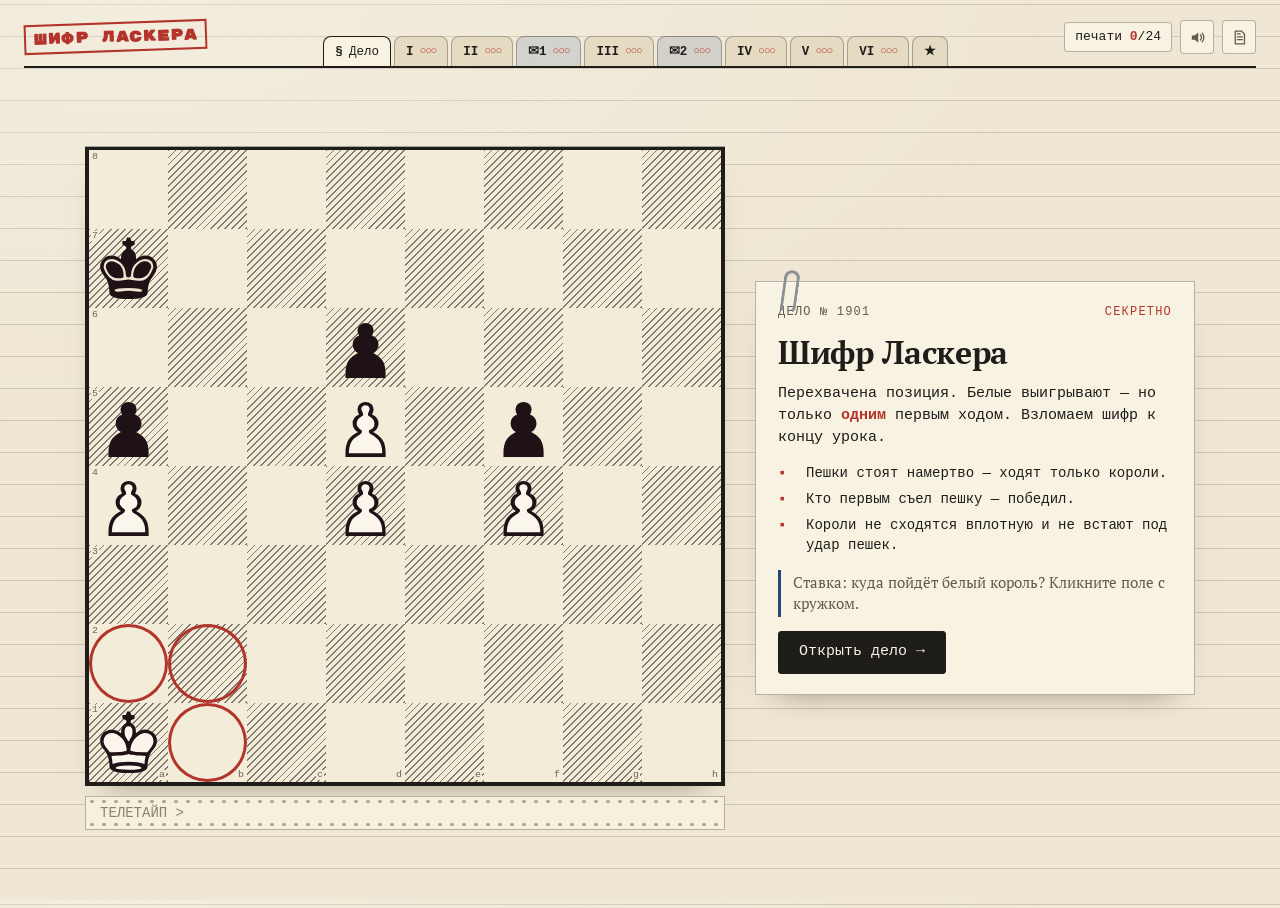
<file: zvezdnaya-akademiya/lessons/07-shifr-laskera.html>
<!DOCTYPE html>
<html lang="ru">
<head>
<meta charset="utf-8">
<meta name="viewport" content="width=device-width, initial-scale=1">
<script>
/* Academy bridge: lets a lesson running inside «Звёздная академия» report stars per student.
   Standalone (no academy) the lesson behaves exactly as before: window.Academy.on === false. */
(function () {
  var L = 'L07';
  var embed = false;
  try { embed = !!window.ACADEMY_EMBED || /[?&]academy=1/.test(location.search); } catch (e) { embed = false; }
  if (embed && window.parent === window) embed = false;
  var roster = [], tablo = {}, subs = [];
  function post(m) { m.__academy = 1; m.lesson = L; try { window.parent.postMessage(m, '*'); } catch (e) { /* parent unreachable */ } }
  function emit() { subs.slice().forEach(function (f) { try { f(); } catch (e) { /* listener error */ } }); }
  var A = {
    on: embed,
    lesson: L,
    roster: function () { return roster; },
    tablo: function () { return tablo; },
    onRoster: function (f) { subs.push(f); },
    /* key: chapter id for 'best' (keeps the student's best result), or null for 'add' (adds up) */
    reward: function (key, n, label, mode) {
      if (!embed) return;
      n = Math.round(+n || 0); if (n <= 0) return;
      post({ type: 'reward', key: key, n: n, label: String(label || ''), mode: mode || 'best' });
    },
    points: function (id, d) {
      if (!embed) return;
      var was = tablo[id] || 0, now = Math.max(0, was + (Math.round(+d) || 0));
      if (now === was) return;
      tablo[id] = now; emit();
      post({ type: 'points', student: id, d: now - was });
    },
    addStudent: function (name) { if (embed) post({ type: 'add-student', name: String(name || '').slice(0, 40) }); },
    rename: function (id, name) { if (embed) post({ type: 'rename', student: id, name: String(name || '').slice(0, 40) }); },
    download: function (filename, data) { if (embed) post({ type: 'download', filename: filename, data: data }); },
    scores: function () {
      return {
        list: function () { return roster.map(function (s) { return { id: s.id, n: s.name, s: tablo[s.id] || 0 }; }); },
        sorted: function () { return this.list().sort(function (a, b) { return b.s - a.s; }); },
        isExample: function () { return false; },
        add: function (n) { A.addStudent(n); },
        inc: function (id, d) { A.points(id, d); },
        rename: function (id, n) { var r = roster.find(function (x) { return x.id === id; }); if (r) r.name = n; A.rename(id, n); },
        remove: function () {}, zero: function () {}, clear: function () {},
        on: function (f) { subs.push(function () { f(); }); }
      };
    }
  };
  window.Academy = A;
  if (!embed) return;
  document.documentElement.classList.add('academy');
  var st = document.createElement('style');
  st.textContent = '.academy #sc-zero,.academy #sc-clear,.academy .sc-row .x{display:none!important}.academy .sc-row{grid-template-columns:22px 1fr auto auto auto!important}';
  (document.head || document.documentElement).appendChild(st);
  window.addEventListener('message', function (e) {
    var d = e.data;
    if (!d || !d.__academy || e.source !== window.parent) return;
    if (d.type === 'roster') { roster = Array.isArray(d.students) ? d.students : []; tablo = d.tablo || {}; emit(); }
  });
  post({ type: 'hello' });
})();
</script>
<title>Шифр Ласкера</title>
<meta name="description" content="Шахматный урок-расследование на 90 минут: цугцванг, оппозиция, треугольник и поля соответствия — до взлома задачи Ласкера — Рейхельма (1901).">
<link rel="preconnect" href="https://fonts.googleapis.com">
<link rel="preconnect" href="https://fonts.gstatic.com" crossorigin>
<link href="https://fonts.googleapis.com/css2?family=PT+Mono&family=PT+Serif:ital,wght@0,400;0,700;1,400&family=Rubik+Mono+One&display=swap" rel="stylesheet">
<style>[hidden]{display:none!important}</style>
</head>
<body>
<style>
/* «Шифр Ласкера» — cipher bureau dossier, 1901: aged paper, typewriter ink, red stamps */
:root {
  --paper: #efe7d3;
  --paper-2: #e5dbc2;
  --card: #f8f2e3;
  --ink: #1f1d1a;
  --muted: #625b4c;
  --line: rgba(31, 29, 26, .16);
  --line-2: rgba(31, 29, 26, .3);
  --stamp: #b3342b;
  --stamp-soft: rgba(179, 52, 43, .14);
  --ribbon: #26457d;
  --ribbon-soft: rgba(38, 69, 125, .14);
  --ok: #2f6b3a;
  --ok-soft: rgba(47, 107, 58, .16);
  --sq-l: #f3ecd9;
  --hatch: rgba(31, 29, 26, .55);
  --frame: #1f1d1a;
  --shadow: 0 1px 0 rgba(255, 255, 255, .6) inset, 0 16px 30px -22px rgba(40, 30, 10, .55);
  --f-mono: 'PT Mono', 'Courier New', monospace;
  --f-serif: 'PT Serif', 'Georgia', serif;
  --f-stamp: 'Rubik Mono One', 'Arial Black', sans-serif;
  --bar: 60px;
}
@media (prefers-color-scheme: dark) {
  :root:not([data-theme="light"]) {
    color-scheme: dark;
    --paper: #15171b; --paper-2: #1b1e24; --card: #20242b; --ink: #ece4d2; --muted: #a59d8b;
    --line: rgba(236, 228, 210, .12); --line-2: rgba(236, 228, 210, .26);
    --stamp: #ff6f5f; --stamp-soft: rgba(255, 111, 95, .16); --ribbon: #93b2ff; --ribbon-soft: rgba(147, 178, 255, .16);
    --ok: #7fd08e; --ok-soft: rgba(127, 208, 142, .16);
    --sq-l: #ddd4bd; --hatch: rgba(30, 28, 24, .62); --frame: #0b0c0e;
    --shadow: 0 16px 30px -18px rgba(0, 0, 0, .8);
  }
}
:root[data-theme="dark"] {
  color-scheme: dark;
  --paper: #15171b; --paper-2: #1b1e24; --card: #20242b; --ink: #ece4d2; --muted: #a59d8b;
  --line: rgba(236, 228, 210, .12); --line-2: rgba(236, 228, 210, .26);
  --stamp: #ff6f5f; --stamp-soft: rgba(255, 111, 95, .16); --ribbon: #93b2ff; --ribbon-soft: rgba(147, 178, 255, .16);
  --ok: #7fd08e; --ok-soft: rgba(127, 208, 142, .16);
  --sq-l: #ddd4bd; --hatch: rgba(30, 28, 24, .62); --frame: #0b0c0e;
  --shadow: 0 16px 30px -18px rgba(0, 0, 0, .8);
}
*, *::before, *::after { box-sizing: border-box; }
html, body { height: 100%; }
body {
  background:
    radial-gradient(120% 80% at 10% 0%, rgba(255, 255, 255, .25), transparent 60%),
    repeating-linear-gradient(0deg, transparent 0 31px, var(--line) 31px 32px),
    var(--paper);
  color: var(--ink); font-family: var(--f-serif); font-size: 16px; line-height: 1.45; -webkit-font-smoothing: antialiased;
}
button { font: inherit; color: inherit; }
a { color: var(--ribbon); }
:focus-visible { outline: 2px solid var(--ribbon); outline-offset: 2px; }
h1, h2, h3 { margin: 0; text-wrap: balance; }
p { margin: 0; }
#app { min-height: 100%; display: grid; grid-template-rows: var(--bar) minmax(0, 1fr); padding-inline: 16px; }

/* ---------- top bar: case file tabs ---------- */
.bar { display: grid; grid-template-columns: auto minmax(0, 1fr) auto; align-items: end; gap: 16px; border-bottom: 2px solid var(--ink); }
.case { align-self: center; display: flex; align-items: baseline; gap: 10px; }
.case b { font-family: var(--f-stamp); font-size: 15px; letter-spacing: .04em; color: var(--stamp); border: 2px solid var(--stamp); padding: 3px 8px 1px; transform: rotate(-2deg); display: inline-block; }
.case span { font-family: var(--f-mono); font-size: 12px; color: var(--muted); letter-spacing: .06em; }
.tabs { display: flex; gap: 3px; overflow-x: auto; scrollbar-width: none; align-items: flex-end; }
.tabs::-webkit-scrollbar { display: none; }
.tabs > :first-child { margin-left: auto; }
.tabs > :last-child { margin-right: auto; }
.tabs button { flex: none; border: 1px solid var(--line-2); border-bottom: 0; border-radius: 8px 8px 0 0; background: var(--paper-2); padding: 6px 11px 5px; cursor: pointer; font-family: var(--f-mono); font-size: 12.5px; color: var(--muted); display: flex; align-items: center; gap: 6px; white-space: nowrap; }
.tabs button .no { font-weight: 700; color: var(--ink); }
.tabs button .sl { color: var(--stamp); font-size: 11px; letter-spacing: -1px; }
.tabs button.ic { background: var(--ribbon-soft); }
.tabs button:not([aria-current="true"]) .tl { display: none; }
.tabs button:hover { color: var(--ink); }
.tabs button[aria-current="true"] { background: var(--card); color: var(--ink); border-color: var(--ink); box-shadow: 0 2px 0 var(--card); position: relative; z-index: 1; }
.tools { align-self: center; display: flex; align-items: center; gap: 8px; }
.seals { font-family: var(--f-mono); font-size: 13px; padding: 5px 10px; border: 1px solid var(--line-2); border-radius: 4px; background: var(--card); white-space: nowrap; }
.seals b { color: var(--stamp); }
.icon-btn { width: 34px; height: 34px; border-radius: 4px; border: 1px solid var(--line-2); background: var(--card); cursor: pointer; display: grid; place-items: center; color: var(--muted); }
.icon-btn:hover { color: var(--ink); }
.icon-btn svg { width: 17px; height: 17px; }
.icon-btn[aria-pressed="false"] { opacity: .55; }

/* ---------- stage ---------- */
.stage { --bs: min(calc(100vh - var(--bar) - 96px), 54vw, 640px); display: grid; grid-template-columns: var(--bs) minmax(300px, 440px); justify-content: center; align-items: center; gap: 30px; padding-block: 18px; min-height: 0; }
.board-col { width: var(--bs); display: flex; flex-direction: column; gap: 10px; }
.board-frame { width: 100%; aspect-ratio: 1; padding: 4px; background: var(--frame); position: relative; box-shadow: var(--shadow); }
.board { position: relative; width: 100%; height: 100%; display: grid; grid-template-columns: repeat(8, 1fr); grid-template-rows: repeat(8, 1fr); user-select: none; -webkit-user-select: none; touch-action: none; overflow: hidden; background: var(--sq-l); }
.sq { position: relative; display: grid; place-items: center; }
.sq.l { background: var(--sq-l); }
.sq.d { background: repeating-linear-gradient(135deg, var(--hatch) 0 1.3px, transparent 1.3px 5px), var(--sq-l); }
.board.clicky .sq { cursor: pointer; }
.sq.last::before, .sq.sel::before, .sq.check::before, .sq[data-mark]:not([data-mark=""])::before { content: ""; position: absolute; inset: 0; pointer-events: none; }
.sq.last::before { background: rgba(38, 69, 125, .2); box-shadow: inset 0 0 0 2px rgba(38, 69, 125, .55); }
.sq.sel::before { background: rgba(38, 69, 125, .3); }
.sq[data-mark="zone"]::before { background: rgba(179, 52, 43, .1); }
.sq[data-mark="pick"]::before { box-shadow: inset 0 0 0 4px var(--ribbon); }
.sq[data-mark="ok"]::before { background: rgba(47, 107, 58, .3); box-shadow: inset 0 0 0 4px var(--ok); }
.sq[data-mark="bad"]::before { box-shadow: inset 0 0 0 4px var(--stamp); background: rgba(179, 52, 43, .18); }
.sq[data-mark="target"]::before { box-shadow: inset 0 0 0 3px var(--stamp); border-radius: 50%; inset: 8%; }
.sq.dot::after { content: ""; position: absolute; width: 24%; height: 24%; border-radius: 50%; background: rgba(38, 69, 125, .55); pointer-events: none; }
.sq.cap::after { content: ""; position: absolute; inset: 6%; border-radius: 50%; border: 4px solid rgba(38, 69, 125, .5); pointer-events: none; }
.co { position: absolute; font-family: var(--f-mono); font-size: clamp(8px, 1.1vmin, 11px); line-height: 1; pointer-events: none; z-index: 1; color: #6f6656; background: var(--sq-l); padding: 0 1px; }
.co-r { top: 2px; left: 2px; }
.co-f { bottom: 2px; right: 2px; }
.pc { width: 90%; height: 90%; position: relative; z-index: 2; pointer-events: none; }
.pc.anim { transition: transform .22s cubic-bezier(.3, .7, .4, 1); }
.pc.lift { opacity: .3; }
.pc.pop { animation: pop .35s cubic-bezier(.2, 1.4, .5, 1); }
@keyframes pop { from { transform: scale(.3); opacity: 0; } to { transform: none; opacity: 1; } }
.drag-ghost { position: fixed; z-index: 100; pointer-events: none; transform: translate(-50%, -50%) scale(1.08); }
.board .ov { position: absolute; inset: 0; width: 100%; height: 100%; pointer-events: none; z-index: 3; }
.board-frame.flash-bad { animation: fbad .6s; }
@keyframes fbad { 30% { box-shadow: 0 0 0 5px var(--stamp); } }
.board-frame.flash-ok { animation: fok .8s; }
@keyframes fok { 30% { box-shadow: 0 0 0 5px var(--ok); } }
.promo { position: absolute; inset: 0; z-index: 5; background: rgba(0, 0, 0, .45); display: grid; place-items: center; }
.promo-box { display: flex; gap: 6px; padding: 8px; background: var(--card); }
.promo-box button { width: 60px; aspect-ratio: 1; border: 1px solid var(--line-2); background: var(--sq-l); cursor: pointer; }
.promo-box svg { width: 100%; height: 100%; }

/* teletype tape under the board */
.tape { position: relative; height: 34px; background: #f7f0dc; border: 1px solid var(--line-2); display: flex; align-items: center; overflow: hidden; padding-inline: 14px; font-family: var(--f-mono); font-size: 14px; color: #2a2721; white-space: nowrap; }
.tape::before, .tape::after { content: ""; position: absolute; left: 0; right: 0; height: 5px; background: radial-gradient(circle, rgba(31, 29, 26, .35) 1.6px, transparent 2px) 0 0 / 12px 5px repeat-x; }
.tape::before { top: 2px; }
.tape::after { bottom: 2px; }
.tape .tm { display: flex; gap: 10px; margin-left: auto; }
.tape .tm span.n { color: #8a8170; }
.tape .lead { color: #8a8170; }

/* ---------- dossier card ---------- */
.card { position: relative; background: var(--card); border: 1px solid var(--line-2); padding: 22px 22px 20px; box-shadow: var(--shadow); display: flex; flex-direction: column; gap: 14px; min-width: 0; }
.card::before { content: ""; position: absolute; top: -12px; left: 26px; width: 16px; height: 44px; border: 3px solid #8b8f96; border-radius: 9px; border-bottom-color: transparent; transform: rotate(8deg); }
.kicker { font-family: var(--f-mono); font-size: 12px; letter-spacing: .1em; text-transform: uppercase; color: var(--muted); display: flex; justify-content: space-between; gap: 10px; }
.kicker b { color: var(--stamp); font-weight: 400; }
.title { font-family: var(--f-serif); font-weight: 700; font-size: clamp(26px, 2.5vw, 36px); line-height: 1.05; letter-spacing: -.01em; }
.task { font-family: var(--f-mono); font-size: 15px; line-height: 1.45; }
.task b { color: var(--stamp); font-weight: 700; }
.rules { list-style: none; margin: 0; padding: 0; display: grid; gap: 6px; font-family: var(--f-mono); font-size: 14px; }
.rules li { display: grid; grid-template-columns: 22px minmax(0, 1fr); gap: 6px; }
.rules li::before { content: "▪"; color: var(--stamp); }
.note { border-left: 3px solid var(--ribbon); padding: 2px 0 2px 12px; color: var(--muted); font-size: 15px; }
.note b { color: var(--ink); }
.controls { display: flex; flex-wrap: wrap; gap: 8px; }
.btn { display: inline-flex; align-items: center; justify-content: center; gap: 7px; border: 1px solid var(--ink); background: transparent; color: var(--ink); padding: 9px 15px; border-radius: 3px; cursor: pointer; font-family: var(--f-mono); font-size: 14px; line-height: 1.1; transition: background .15s, color .15s, transform .1s; }
.btn:hover { background: var(--paper-2); }
.btn:active { transform: translateY(1px); }
.btn:disabled { opacity: .4; cursor: default; }
.btn.primary { background: var(--ink); color: var(--card); }
.btn.primary:hover { background: var(--stamp); border-color: var(--stamp); }
.btn.hint { border-style: dashed; color: var(--ribbon); border-color: var(--ribbon); }
.btn.big { padding: 12px 20px; font-size: 15px; }
.btn.armed { background: var(--stamp); border-color: var(--stamp); color: #fff; }
.grid3 { display: grid; grid-template-columns: auto repeat(3, 1fr); gap: 6px; align-items: center; font-family: var(--f-mono); font-size: 13px; }
.grid3 .lab { color: var(--muted); padding-right: 6px; }
.grid3 button { border: 1px solid var(--line-2); background: transparent; padding: 9px 4px; cursor: pointer; font-family: var(--f-mono); font-size: 13px; border-radius: 3px; }
.grid3 button[aria-pressed="true"] { background: var(--ink); color: var(--card); border-color: var(--ink); }
.grid3 button.right { background: var(--ok); color: #fff; border-color: var(--ok); }
.grid3 button.wrong { background: var(--stamp-soft); border-color: var(--stamp); }
.fb { min-height: 46px; display: flex; align-items: center; gap: 10px; padding: 9px 12px; background: var(--paper-2); border-left: 3px solid var(--line-2); font-family: var(--f-mono); font-size: 13.5px; }
.fb:empty { background: transparent; border-color: transparent; }
.fb[data-type="ok"] { background: var(--ok-soft); border-left-color: var(--ok); }
.fb[data-type="bad"] { background: var(--stamp-soft); border-left-color: var(--stamp); }
.fb[data-type="warn"] { background: var(--ribbon-soft); border-left-color: var(--ribbon); }
.fb-mark { flex: none; width: 20px; height: 20px; display: grid; place-items: center; font-size: 12px; font-weight: 700; border: 1px solid currentColor; border-radius: 50%; }
.shake { animation: shake .35s; }
@keyframes shake { 20% { transform: translateX(-5px); } 45% { transform: translateX(5px); } 70% { transform: translateX(-2px); } 100% { transform: none; } }
.meta { display: flex; align-items: center; justify-content: space-between; gap: 10px; flex-wrap: wrap; font-family: var(--f-mono); font-size: 12.5px; color: var(--muted); }
.holes { display: flex; gap: 5px; }
.holes i { width: 14px; height: 14px; border-radius: 50%; border: 1.5px solid var(--line-2); }
.holes i.done { background: var(--ink); border-color: var(--ink); }
.holes i.miss { background: var(--stamp); border-color: var(--stamp); }
.holes i.now { border-color: var(--stamp); border-width: 2.5px; }

/* cipher strip */
.strip { display: grid; grid-template-columns: repeat(6, 1fr); gap: 6px; }
.strip div { border: 1px solid var(--line-2); padding: 6px 4px; text-align: center; font-family: var(--f-mono); font-size: 12px; color: var(--muted); background: var(--paper-2); }
.strip div b { display: block; font-family: var(--f-stamp); font-size: 22px; color: var(--ink); line-height: 1.2; }
.strip div.now { border-color: var(--stamp); }
.strip div.done b { color: var(--stamp); }

/* rubber stamp */
.stampmark { position: absolute; right: 0; top: 50%; margin-top: -19px; font-family: var(--f-stamp); font-size: 17px; letter-spacing: .06em; color: var(--stamp); border: 3px double var(--stamp); padding: 5px 10px 3px; border-radius: 4px; transform: rotate(-9deg); opacity: .88; pointer-events: none; animation: stampin .35s cubic-bezier(.2, 1.5, .4, 1); mix-blend-mode: multiply; }
.stampmark.ok { color: var(--ok); border-color: var(--ok); }
.card > .stampmark { top: 14px; right: 16px; margin: 0; }
.stampmark.big { left: 50%; top: 50%; right: auto; margin: 0; translate: -50% -50%; z-index: 4; font-size: clamp(26px, 4.6vw, 54px); border-width: 7px; padding: 10px 22px 6px; background: rgba(248, 242, 227, .35); animation: stampin .35s cubic-bezier(.2, 1.5, .4, 1), stampfade .8s 2.4s forwards; }
@keyframes stampfade { to { opacity: .22; } }
.seal-row { display: flex; align-items: center; gap: 12px; min-height: 58px; }
.stampslot { position: relative; flex: 1; align-self: stretch; }
@media (prefers-color-scheme: dark) { :root:not([data-theme="light"]) .stampmark { mix-blend-mode: normal; } }
:root[data-theme="dark"] .stampmark { mix-blend-mode: normal; }
@keyframes stampin { from { transform: rotate(-9deg) scale(2.2); opacity: 0; } to { transform: rotate(-9deg) scale(1); opacity: .88; } }
.seals-big { display: flex; gap: 8px; }
.seals-big i { width: 30px; height: 30px; border-radius: 50%; background: radial-gradient(circle at 34% 32%, rgba(255, 255, 255, .45), transparent 34%), var(--stamp); box-shadow: inset 0 0 0 3px rgba(0, 0, 0, .14), 0 2px 4px rgba(0, 0, 0, .18); animation: pop .4s cubic-bezier(.2, 1.4, .5, 1) backwards; }
.seals-big i:nth-child(2) { animation-delay: .12s; }
.seals-big i:nth-child(3) { animation-delay: .24s; }
.seals-big i.off { background: transparent; border: 2px dashed var(--line-2); box-shadow: none; }
.answer-row { display: flex; gap: 8px; }
.answer-row input { flex: 1; min-width: 0; font-family: var(--f-stamp); font-size: 22px; padding: 8px 12px; border: 1px solid var(--ink); background: var(--paper-2); color: var(--ink); border-radius: 3px; }
.links { display: grid; gap: 6px; }
.links a { display: flex; justify-content: space-between; gap: 10px; padding: 8px 12px; border: 1px solid var(--line-2); text-decoration: none; color: var(--ink); font-family: var(--f-mono); font-size: 13px; background: var(--paper-2); }
.links a span { color: var(--muted); }

.drawer { position: fixed; top: 0; right: 0; bottom: 0; width: min(380px, 100%); z-index: 60; background: var(--card); border-left: 2px solid var(--ink); padding: calc(18px + env(safe-area-inset-top, 0px)) 20px 20px; overflow-y: auto; transform: translateX(105%); transition: transform .25s ease; font-family: var(--f-mono); font-size: 14px; }
.drawer.open { transform: none; }
.drawer h3 { font-family: var(--f-serif); font-size: 22px; margin-bottom: 10px; }
.drawer ul { padding-left: 18px; margin: 0; display: grid; gap: 8px; color: var(--muted); }
.drawer .close { position: absolute; top: calc(14px + env(safe-area-inset-top, 0px)); right: 14px; }
#confetti { position: fixed; inset: 0; width: 100%; height: 100%; pointer-events: none; z-index: 80; }

@media (max-width: 1500px) { .case span { display: none; } }
@media (max-width: 980px) {
  #app { grid-template-rows: auto minmax(0, 1fr); }
  .bar { grid-template-columns: minmax(0, 1fr) auto; padding-top: 10px; }
  .tabs { grid-column: 1 / -1; order: 3; }
  .stage { --bs: min(100%, 560px); grid-template-columns: minmax(0, 1fr); justify-items: center; }
  .board-col, .card { width: 100%; max-width: 560px; }
}
@media (max-width: 520px) {
  .case span { display: none; }
  .title { font-size: 26px; }
  .card { padding: 18px 16px; }
  .grid3 button { font-size: 12px; }
}
@media (prefers-reduced-motion: reduce) { *, *::before, *::after { animation: none !important; transition: none !important; } }

</style>
<div id="app">
  <header class="bar">
    <div class="case"><b>ШИФР ЛАСКЕРА</b><span>дело № 1901 · поля соответствия</span></div>
    <nav class="tabs" id="tabs" aria-label="Главы дела"></nav>
    <div class="tools">
      <span class="seals" id="seals" aria-live="polite"></span>
      <button type="button" class="icon-btn" id="soundBtn" aria-pressed="true" aria-label="Звук" title="Звук"><svg viewBox="0 0 24 24" aria-hidden="true"><path d="M4 9h4l5-4v14l-5-4H4z" fill="currentColor"/><path d="M16 8.5a5 5 0 0 1 0 7M18.5 6a8.5 8.5 0 0 1 0 12" fill="none" stroke="currentColor" stroke-width="1.8" stroke-linecap="round"/></svg></button>
      <button type="button" class="icon-btn" id="notesBtn" aria-label="Заметки ведущему" title="Заметки ведущему"><svg viewBox="0 0 24 24" aria-hidden="true"><path d="M6 3h9l4 4v14H6z" fill="none" stroke="currentColor" stroke-width="1.8" stroke-linejoin="round"/><path d="M9 11h7M9 15h7M9 7h4" stroke="currentColor" stroke-width="1.8" stroke-linecap="round"/></svg></button>
    </div>
  </header>
  <main class="stage">
    <div class="board-col">
      <div class="board-frame" id="frame"><div class="board" id="board"></div></div>
      <div class="tape" id="tape" aria-label="Телетайп ходов"><span class="lead">ТЕЛЕТАЙП &gt;</span><span class="tm" id="tapeMoves"></span></div>
    </div>
    <section class="card" id="card" aria-live="polite"></section>
  </main>
</div>
<aside class="drawer" id="drawer" aria-label="Заметки ведущему">
  <button type="button" class="icon-btn close" id="drawerClose" aria-label="Закрыть"><svg viewBox="0 0 24 24" aria-hidden="true"><path d="M6 6l12 12M18 6L6 18" stroke="currentColor" stroke-width="2" stroke-linecap="round"/></svg></button>
  <h3>Ведущему</h3>
  <div id="notes"></div>
</aside>
<canvas id="confetti" aria-hidden="true"></canvas>

<script>
/* Mini chess core: legal moves, SAN (EN/RU), FEN. Written for this lesson page. */
(function (root) {
  'use strict';
  var FILES = 'abcdefgh';
  var START = 'rnbqkbnr/pppppppp/8/8/8/8/PPPPPPPP/RNBQKBNR w KQkq - 0 1';
  var KN = [[1,2],[2,1],[2,-1],[1,-2],[-1,-2],[-2,-1],[-2,1],[-1,2]];
  var KG = [[1,0],[1,1],[0,1],[-1,1],[-1,0],[-1,-1],[0,-1],[1,-1]];
  var BD = [[1,1],[1,-1],[-1,1],[-1,-1]];
  var RD = [[1,0],[-1,0],[0,1],[0,-1]];
  function sqName(i) { return FILES[i & 7] + ((i >> 3) + 1); }
  function sqIndex(s) { return (s.charCodeAt(0) - 97) + (parseInt(s[1], 10) - 1) * 8; }
  function colorOf(p) { return p ? (p === p.toUpperCase() ? 'w' : 'b') : null; }
  function on(f, r) { return f >= 0 && f < 8 && r >= 0 && r < 8; }

  function Position(fen) { this.load(fen || START); }
  Position.prototype.load = function (fen) {
    var parts = fen.trim().split(/\s+/);
    var rows = parts[0].split('/');
    if (rows.length !== 8) throw new Error('Bad FEN: ' + fen);
    this.board = new Array(64).fill('');
    for (var r = 0; r < 8; r++) {
      var f = 0;
      for (var k = 0; k < rows[r].length; k++) {
        var ch = rows[r][k];
        if (ch >= '1' && ch <= '8') f += +ch;
        else { this.board[(7 - r) * 8 + f] = ch; f++; }
      }
      if (f !== 8) throw new Error('Bad FEN row: ' + rows[r]);
    }
    this.turn = parts[1] || 'w';
    this.castling = parts[2] && parts[2] !== '-' ? parts[2] : '';
    this.ep = parts[3] && parts[3] !== '-' ? sqIndex(parts[3]) : -1;
    this.half = parseInt(parts[4] || '0', 10);
    this.full = parseInt(parts[5] || '1', 10);
    this.hist = [];
    return this;
  };
  Position.prototype.clone = function () { return new Position(this.fen()); };
  Position.prototype.fen = function () {
    var s = '';
    for (var r = 7; r >= 0; r--) {
      var e = 0;
      for (var f = 0; f < 8; f++) {
        var p = this.board[r * 8 + f];
        if (!p) e++; else { if (e) { s += e; e = 0; } s += p; }
      }
      if (e) s += e;
      if (r) s += '/';
    }
    return s + ' ' + this.turn + ' ' + (this.castling || '-') + ' ' + (this.ep >= 0 ? sqName(this.ep) : '-') + ' ' + this.half + ' ' + this.full;
  };
  Position.prototype.get = function (sq) { return this.board[typeof sq === 'string' ? sqIndex(sq) : sq]; };
  Position.prototype.kingSq = function (c) {
    var k = c === 'w' ? 'K' : 'k';
    for (var i = 0; i < 64; i++) if (this.board[i] === k) return i;
    return -1;
  };
  Position.prototype.attacked = function (sq, by) {
    var b = this.board, f = sq & 7, r = sq >> 3, i, d, ff, rr, p;
    var W = by === 'w';
    // pawns
    var pr = W ? r - 1 : r + 1, pp = W ? 'P' : 'p';
    if (on(f - 1, pr) && b[pr * 8 + f - 1] === pp) return true;
    if (on(f + 1, pr) && b[pr * 8 + f + 1] === pp) return true;
    var n = W ? 'N' : 'n', kk = W ? 'K' : 'k';
    for (i = 0; i < 8; i++) {
      ff = f + KN[i][0]; rr = r + KN[i][1];
      if (on(ff, rr) && b[rr * 8 + ff] === n) return true;
      ff = f + KG[i][0]; rr = r + KG[i][1];
      if (on(ff, rr) && b[rr * 8 + ff] === kk) return true;
    }
    var q = W ? 'Q' : 'q', rk = W ? 'R' : 'r', bs = W ? 'B' : 'b';
    for (i = 0; i < 4; i++) {
      d = RD[i]; ff = f + d[0]; rr = r + d[1];
      while (on(ff, rr)) { p = b[rr * 8 + ff]; if (p) { if (p === q || p === rk) return true; break; } ff += d[0]; rr += d[1]; }
      d = BD[i]; ff = f + d[0]; rr = r + d[1];
      while (on(ff, rr)) { p = b[rr * 8 + ff]; if (p) { if (p === q || p === bs) return true; break; } ff += d[0]; rr += d[1]; }
    }
    return false;
  };
  Position.prototype.inCheck = function (c) {
    c = c || this.turn;
    var k = this.kingSq(c);
    return k >= 0 && this.attacked(k, c === 'w' ? 'b' : 'w');
  };
  Position.prototype.pseudo = function () {
    var mv = [], b = this.board, us = this.turn, them = us === 'w' ? 'b' : 'w';
    var s, p, t, f, r, i, d, ff, rr, to, q;
    function pawnAdd(from, to, pc, cap) {
      if ((to >> 3) === 7 || (to >> 3) === 0) {
        ['q', 'r', 'b', 'n'].forEach(function (pr) { mv.push({ from: from, to: to, piece: pc, captured: cap || '', promotion: pr, flags: cap ? 'cp' : 'p' }); });
      } else mv.push({ from: from, to: to, piece: pc, captured: cap || '', flags: cap ? 'c' : 'n' });
    }
    for (s = 0; s < 64; s++) {
      p = b[s]; if (!p || colorOf(p) !== us) continue;
      t = p.toLowerCase(); f = s & 7; r = s >> 3;
      if (t === 'p') {
        var dir = us === 'w' ? 1 : -1, r1 = r + dir;
        if (r1 < 0 || r1 > 7) continue;
        to = r1 * 8 + f;
        if (!b[to]) {
          pawnAdd(s, to, p, '');
          if (r === (us === 'w' ? 1 : 6) && !b[(r + 2 * dir) * 8 + f]) mv.push({ from: s, to: (r + 2 * dir) * 8 + f, piece: p, captured: '', flags: 'b' });
        }
        for (var df = -1; df <= 1; df += 2) {
          ff = f + df; if (ff < 0 || ff > 7) continue;
          to = r1 * 8 + ff; q = b[to];
          if (q && colorOf(q) === them) pawnAdd(s, to, p, q);
          else if (!q && to === this.ep) mv.push({ from: s, to: to, piece: p, captured: us === 'w' ? 'p' : 'P', flags: 'e' });
        }
      } else if (t === 'n' || t === 'k') {
        var offs = t === 'n' ? KN : KG;
        for (i = 0; i < 8; i++) {
          ff = f + offs[i][0]; rr = r + offs[i][1];
          if (!on(ff, rr)) continue;
          to = rr * 8 + ff; q = b[to];
          if (!q) mv.push({ from: s, to: to, piece: p, captured: '', flags: 'n' });
          else if (colorOf(q) === them) mv.push({ from: s, to: to, piece: p, captured: q, flags: 'c' });
        }
      } else {
        var dirs = t === 'b' ? BD : t === 'r' ? RD : BD.concat(RD);
        for (i = 0; i < dirs.length; i++) {
          d = dirs[i]; ff = f + d[0]; rr = r + d[1];
          while (on(ff, rr)) {
            to = rr * 8 + ff; q = b[to];
            if (!q) mv.push({ from: s, to: to, piece: p, captured: '', flags: 'n' });
            else { if (colorOf(q) === them) mv.push({ from: s, to: to, piece: p, captured: q, flags: 'c' }); break; }
            ff += d[0]; rr += d[1];
          }
        }
      }
    }
    // castling
    var c = this.castling;
    if (us === 'w') {
      if (c.indexOf('K') >= 0 && b[4] === 'K' && b[7] === 'R' && !b[5] && !b[6] && !this.attacked(4, 'b') && !this.attacked(5, 'b') && !this.attacked(6, 'b'))
        mv.push({ from: 4, to: 6, piece: 'K', captured: '', flags: 'k' });
      if (c.indexOf('Q') >= 0 && b[4] === 'K' && b[0] === 'R' && !b[1] && !b[2] && !b[3] && !this.attacked(4, 'b') && !this.attacked(3, 'b') && !this.attacked(2, 'b'))
        mv.push({ from: 4, to: 2, piece: 'K', captured: '', flags: 'q' });
    } else {
      if (c.indexOf('k') >= 0 && b[60] === 'k' && b[63] === 'r' && !b[61] && !b[62] && !this.attacked(60, 'w') && !this.attacked(61, 'w') && !this.attacked(62, 'w'))
        mv.push({ from: 60, to: 62, piece: 'k', captured: '', flags: 'k' });
      if (c.indexOf('q') >= 0 && b[60] === 'k' && b[56] === 'r' && !b[57] && !b[58] && !b[59] && !this.attacked(60, 'w') && !this.attacked(59, 'w') && !this.attacked(58, 'w'))
        mv.push({ from: 60, to: 58, piece: 'k', captured: '', flags: 'q' });
    }
    return mv;
  };
  Position.prototype.make = function (m) {
    var b = this.board, us = this.turn;
    var u = { m: m, castling: this.castling, ep: this.ep, half: this.half, full: this.full, cap: b[m.to], epSq: -1 };
    b[m.to] = m.promotion ? (us === 'w' ? m.promotion.toUpperCase() : m.promotion) : b[m.from];
    b[m.from] = '';
    if (m.flags === 'e') { u.epSq = m.to + (us === 'w' ? -8 : 8); b[u.epSq] = ''; }
    if (m.flags === 'k') { if (us === 'w') { b[5] = b[7]; b[7] = ''; } else { b[61] = b[63]; b[63] = ''; } }
    if (m.flags === 'q') { if (us === 'w') { b[3] = b[0]; b[0] = ''; } else { b[59] = b[56]; b[56] = ''; } }
    var c = this.castling;
    if (m.piece === 'K') c = c.replace('K', '').replace('Q', '');
    if (m.piece === 'k') c = c.replace('k', '').replace('q', '');
    [m.from, m.to].forEach(function (sq) {
      if (sq === 0) c = c.replace('Q', ''); if (sq === 7) c = c.replace('K', '');
      if (sq === 56) c = c.replace('q', ''); if (sq === 63) c = c.replace('k', '');
    });
    this.castling = c;
    this.ep = m.flags === 'b' ? (m.from + m.to) >> 1 : -1;
    this.half = (m.piece === 'P' || m.piece === 'p' || u.cap || m.flags === 'e') ? 0 : this.half + 1;
    if (us === 'b') this.full++;
    this.turn = us === 'w' ? 'b' : 'w';
    this.hist.push(u);
  };
  Position.prototype.unmake = function () {
    var u = this.hist.pop(); if (!u) return null;
    var m = u.m, b = this.board;
    this.turn = this.turn === 'w' ? 'b' : 'w';
    var us = this.turn;
    b[m.from] = m.piece; b[m.to] = u.cap;
    if (m.flags === 'e') b[u.epSq] = us === 'w' ? 'p' : 'P';
    if (m.flags === 'k') { if (us === 'w') { b[7] = b[5]; b[5] = ''; } else { b[63] = b[61]; b[61] = ''; } }
    if (m.flags === 'q') { if (us === 'w') { b[0] = b[3]; b[3] = ''; } else { b[56] = b[59]; b[59] = ''; } }
    this.castling = u.castling; this.ep = u.ep; this.half = u.half; this.full = u.full;
    return m;
  };
  Position.prototype.moves = function () {
    var us = this.turn, them = us === 'w' ? 'b' : 'w', out = [], ps = this.pseudo();
    for (var i = 0; i < ps.length; i++) {
      this.make(ps[i]);
      var k = this.kingSq(us);
      if (k >= 0 && !this.attacked(k, them)) out.push(ps[i]);
      this.unmake();
    }
    return out;
  };
  Position.prototype.status = function () {
    var n = this.moves().length, chk = this.inCheck();
    if (n === 0) return chk ? 'mate' : 'stalemate';
    return chk ? 'check' : 'normal';
  };
  Position.prototype.san = function (m, legal) {
    legal = legal || this.moves();
    var s;
    if (m.flags === 'k') s = 'O-O';
    else if (m.flags === 'q') s = 'O-O-O';
    else {
      var T = m.piece.toUpperCase();
      if (T === 'P') {
        s = (m.captured ? FILES[m.from & 7] + 'x' : '') + sqName(m.to);
        if (m.promotion) s += '=' + m.promotion.toUpperCase();
      } else {
        var others = legal.filter(function (o) { return o.piece === m.piece && o.to === m.to && o.from !== m.from; });
        var dis = '';
        if (others.length) {
          var sameFile = others.some(function (o) { return (o.from & 7) === (m.from & 7); });
          var sameRank = others.some(function (o) { return (o.from >> 3) === (m.from >> 3); });
          if (!sameFile) dis = FILES[m.from & 7];
          else if (!sameRank) dis = String((m.from >> 3) + 1);
          else dis = sqName(m.from);
        }
        s = T + dis + (m.captured ? 'x' : '') + sqName(m.to);
      }
    }
    this.make(m);
    var st = this.status();
    this.unmake();
    if (st === 'mate') s += '#'; else if (st === 'check') s += '+';
    return s;
  };
  function normSan(s) {
    return String(s).replace(/[+#!?\s]/g, '').replace(/0/g, 'O').replace(/^([a-h][18])([QRBN])$/, '$1=$2').replace(/^([a-h]x[a-h][18])([QRBN])$/, '$1=$2');
  }
  Position.prototype.findMove = function (x) {
    var legal = this.moves(), i;
    if (typeof x === 'object') {
      for (i = 0; i < legal.length; i++) {
        var m = legal[i];
        if (m.from === x.from && m.to === x.to && (m.promotion || '') === (x.promotion || '')) return m;
      }
      return null;
    }
    var str = String(x).trim();
    if (/^[a-h][1-8][a-h][1-8][qrbn]?$/.test(str)) {
      return this.findMove({ from: sqIndex(str.slice(0, 2)), to: sqIndex(str.slice(2, 4)), promotion: str[4] || '' });
    }
    var want = normSan(str);
    for (i = 0; i < legal.length; i++) if (normSan(this.san(legal[i], legal)) === want) return legal[i];
    return null;
  };
  Position.prototype.play = function (x) {
    var m = this.findMove(x);
    if (!m) return null;
    var s = this.san(m);
    this.make(m);
    return { from: m.from, to: m.to, piece: m.piece, captured: m.captured, promotion: m.promotion || '', flags: m.flags, san: s, uci: sqName(m.from) + sqName(m.to) + (m.promotion || '') };
  };
  Position.prototype.perft = function (d) {
    if (d === 0) return 1;
    var ms = this.moves(), n = 0;
    if (d === 1) return ms.length;
    for (var i = 0; i < ms.length; i++) { this.make(ms[i]); n += this.perft(d - 1); this.unmake(); }
    return n;
  };
  var RU = { K: 'Кр', Q: 'Ф', R: 'Л', B: 'С', N: 'К' };
  function sanToRu(s) {
    if (!s) return s;
    if (s.indexOf('O-O') === 0) return s.replace(/O/g, '0');
    return s.replace(/^([KQRBN])/, function (a) { return RU[a]; })
            .replace('x', ':')
            .replace(/=([QRBN])/, function (a, p) { return RU[p]; });
  }
  var api = { Position: Position, sqName: sqName, sqIndex: sqIndex, colorOf: colorOf, sanToRu: sanToRu, START: START };
  if (typeof module !== 'undefined' && module.exports) module.exports = api;
  else root.ChessCore = api;
})(this);

</script>
<script>
/* King game: all pawns frozen (blocked), only kings move; the first king to capture a pawn wins.
   Exact retrograde solution over (white king, black king, side to move). Shared by Node checks and the page. */
(function (root) {
  'use strict';
  const F = i => i & 7, R = i => i >> 3;
  const near = (a, b) => Math.max(Math.abs(F(a) - F(b)), Math.abs(R(a) - R(b))) <= 1 && a !== b;
  const STEPS = []; for (let s = 0; s < 64; s++) { STEPS[s] = []; for (let df = -1; df <= 1; df++) for (let dr = -1; dr <= 1; dr++) { if (!df && !dr) continue; const f = F(s) + df, r = R(s) + dr; if (f >= 0 && f < 8 && r >= 0 && r < 8) STEPS[s].push(r * 8 + f); } }
  // board: array of 64 with 'P'/'p' or ''
  function solve(board) {
    const wp = [], bp = [];
    for (let i = 0; i < 64; i++) { if (board[i] === 'P') wp.push(i); else if (board[i] === 'p') bp.push(i); }
    const attW = new Set(), attB = new Set();          // squares attacked by white / black pawns
    wp.forEach(s => { const r = R(s) + 1; [F(s) - 1, F(s) + 1].forEach(f => { if (f >= 0 && f < 8 && r < 8) attW.add(r * 8 + f); }); });
    bp.forEach(s => { const r = R(s) - 1; [F(s) - 1, F(s) + 1].forEach(f => { if (f >= 0 && f < 8 && r >= 0) attB.add(r * 8 + f); }); });
    const okW = s => !board[s] && !attB.has(s), okB = s => !board[s] && !attW.has(s);
    // can side capture now? white king at w, black king at b
    const wCap = (w, b) => bp.some(p => near(w, p) && !near(b, p) && !attB.has(p));
    const bCap = (w, b) => wp.some(p => near(b, p) && !near(w, p) && !attW.has(p));
    const N = 64 * 64 * 2, idx = (w, b, t) => (w * 64 + b) * 2 + t;
    const val = new Int8Array(N);      // 0 unknown/draw, 1 white wins, -1 black wins, 9 illegal
    const dist = new Int16Array(N);
    const legal = (w, b) => w !== b && !near(w, b) && okW(w) && okB(b);
    const movesW = (w, b) => STEPS[w].filter(s => okW(s) && !near(s, b));
    const movesB = (w, b) => STEPS[b].filter(s => okB(s) && !near(s, w));
    for (let w = 0; w < 64; w++) for (let b = 0; b < 64; b++) for (let t = 0; t < 2; t++) {
      const i = idx(w, b, t);
      if (!legal(w, b)) { val[i] = 9; continue; }
      if (t === 0 && wCap(w, b)) { val[i] = 1; dist[i] = 1; }
      else if (t === 1 && bCap(w, b)) { val[i] = -1; dist[i] = 1; }
    }
    let changed = true, round = 1;
    while (changed) {
      changed = false; round++;
      for (let w = 0; w < 64; w++) for (let b = 0; b < 64; b++) for (let t = 0; t < 2; t++) {
        const i = idx(w, b, t); if (val[i] !== 0) continue;
        if (t === 0) {
          const ms = movesW(w, b); if (!ms.length) continue;          // stalemate-ish: draw
          let allLose = true, win = false;
          for (const s of ms) { const v = val[idx(s, b, 1)]; if (v === 1 && dist[idx(s, b, 1)] < round) { win = true; break; } if (!(v === -1 && dist[idx(s, b, 1)] < round)) allLose = false; }
          if (win) { val[i] = 1; dist[i] = round; changed = true; } else if (allLose) { val[i] = -1; dist[i] = round; changed = true; }
        } else {
          const ms = movesB(w, b); if (!ms.length) continue;
          let allLose = true, win = false;
          for (const s of ms) { const v = val[idx(w, s, 0)]; if (v === -1 && dist[idx(w, s, 0)] < round) { win = true; break; } if (!(v === 1 && dist[idx(w, s, 0)] < round)) allLose = false; }
          if (win) { val[i] = -1; dist[i] = round; changed = true; } else if (allLose) { val[i] = 1; dist[i] = round; changed = true; }
        }
      }
    }
    function info(w, b, t) { const i = idx(w, b, t); return { v: val[i] === 9 ? null : val[i], d: dist[i] }; }
    // ranked moves for side to move: best first
    function moves(w, b, t) {
      const ms = t === 0 ? movesW(w, b) : movesB(w, b);
      const out = ms.map(s => { const r = t === 0 ? info(s, b, 1) : info(w, s, 0); return { to: s, v: r.v, d: r.d }; });
      const me = t === 0 ? 1 : -1;
      const score = m => m.v === me ? 1000 - m.d : (m.v === 0 ? 0 : -1000 + m.d);
      out.sort((x, y) => score(y) - score(x));
      return out;
    }
    return { info, moves, wCap, bCap, okW, okB, legal, wp, bp, attW, attB, near };
  }
  const api = { solve, STEPS, near };
  if (typeof module !== 'undefined' && module.exports) module.exports = api; else root.KG = api;
})(typeof window !== 'undefined' ? window : this);

</script>
<script>
window.PIECE_PATHS = {"wK":{"f":"M33.1 14.3Q33.8 14.3 34.9 14.6Q36 14.9 37.3 15.6Q38.6 16.3 39.5 17.8Q40.5 19.4 40.5 21.4Q40.5 23 39.9 24.2Q39.3 25.5 38.5 26.5Q37.7 27.5 36.8 28.7Q36 30 35.3 32.3Q34.6 34.6 34.5 37.8Q34.4 41.8 22.5 41.8Q10.7 41.8 10.5 37.8Q10.3 33.7 9.3 31Q8.3 28.4 7.3 27.4Q6.3 26.5 5.4 25Q4.5 23.5 4.5 21.4Q4.5 19.3 5.5 17.8Q6.4 16.2 7.7 15.5Q9 14.8 10.1 14.5Q11.2 14.3 12 14.3Q14.9 14.3 17.8 16.6Q17.8 13.8 18.4 12.6Q18.9 11.5 21.1 10V8.6L18.6 7.2V5.1H20.8L21.6 2.8H23.4L24.2 5.1H26.4V7.2L23.9 8.6V10Q26.1 11.4 26.6 12.7Q27.2 14 27.2 16.6Q28 15.8 29.6 15Q31.3 14.3 33.1 14.3ZM22.5 21.8Q22.9 21.2 23.5 20.2Q24.2 19.2 24.4 18.8Q24.6 18.4 24.8 17.6Q25 16.8 25 15.7Q25 12.2 22.6 12.2Q20 12.2 20 15.7Q20 16.8 20.2 17.6Q20.4 18.4 20.6 18.8Q20.8 19.2 21.5 20.2Q22.1 21.2 22.5 21.8ZM33.1 16.4Q30.1 16.4 27.1 19.4Q24 22.4 23.6 27.2Q23.6 28.6 34.4 28.6Q34.5 28.5 35.8 26.9Q37 25.4 37.7 24.1Q38.3 22.8 38.3 21.7Q38.3 19.4 36.8 17.9Q35.3 16.4 33.1 16.4ZM33.3 31Q31.6 30.9 29.6 30.7Q27.7 30.6 26.9 30.5Q26.1 30.4 25.1 30.3Q24.2 30.2 23.6 30.1Q23.1 30 22.5 29.7Q21.8 30 20.8 30.2Q19.8 30.4 19 30.5Q18.2 30.6 15.8 30.7Q13.4 30.9 11.7 31Q12.2 33.2 12.4 36Q16.5 34.6 22.5 34.6Q28.6 34.6 32.6 36Q32.8 33 33.3 31ZM11.9 16.4Q9.8 16.4 8.2 17.9Q6.7 19.4 6.7 21.7Q6.7 22.6 7.1 23.6Q7.6 24.6 8.1 25.3Q8.6 26 9.5 27.1Q10.3 28.2 10.6 28.6Q21.4 28.6 21.4 27.2Q21 22.4 18 19.4Q14.9 16.4 11.9 16.4ZM22.6 37Q14.3 37 14.3 38.6Q14.3 39.1 17.1 39.4Q20 39.7 22.5 39.7Q30.7 39.7 30.7 38.6Q30.7 37 22.6 37Z","s":"M33.1 14.3Q33.8 14.3 34.9 14.6Q36 14.9 37.3 15.6Q38.6 16.3 39.5 17.8Q40.5 19.4 40.5 21.4Q40.5 23 39.9 24.2Q39.3 25.5 38.5 26.5Q37.7 27.5 36.8 28.7Q36 30 35.3 32.3Q34.6 34.6 34.5 37.8Q34.4 41.8 22.5 41.8Q10.7 41.8 10.5 37.8Q10.3 33.7 9.3 31Q8.3 28.4 7.3 27.4Q6.3 26.5 5.4 25Q4.5 23.5 4.5 21.4Q4.5 19.3 5.5 17.8Q6.4 16.2 7.7 15.5Q9 14.8 10.1 14.5Q11.2 14.3 12 14.3Q14.9 14.3 17.8 16.6Q17.8 13.8 18.4 12.6Q18.9 11.5 21.1 10V8.6L18.6 7.2V5.1H20.8L21.6 2.8H23.4L24.2 5.1H26.4V7.2L23.9 8.6V10Q26.1 11.4 26.6 12.7Q27.2 14 27.2 16.6Q28 15.8 29.6 15Q31.3 14.3 33.1 14.3Z"},"wQ":{"f":"M22.5 28.5Q25.7 28.5 28.5 28.7Q31.4 28.9 31.8 28.9Q32.5 28.9 32.7 28.8Q32.9 28.7 32.9 28.4Q32.9 27.2 29.3 26.6Q25.6 25.9 22.5 25.9Q19.4 25.9 15.8 26.6Q12.2 27.2 12.2 28.4Q12.2 28.7 12.3 28.8Q12.5 28.9 13.2 28.9Q13.3 28.9 16.8 28.7Q20.3 28.5 22.5 28.5ZM32.1 31.1Q27.5 30.6 22.5 30.6Q17.4 30.6 12.9 31.1Q13.6 31.7 13.6 33.5Q13.6 34.6 13.3 34.8Q16.9 34.2 22.5 34.2Q28.2 34.2 31.8 34.8Q31.4 34.6 31.4 33.5Q31.4 31.7 32.1 31.1ZM32.2 37.9Q32.2 36.2 22.5 36.2Q12.9 36.2 12.9 37.9Q12.9 39.4 22.5 39.4Q32.2 39.4 32.2 37.9ZM22.5 5.2Q21 5.2 21 6.7Q21 8.2 22.5 8.2Q24 8.2 24 6.7Q24 5.2 22.5 5.2ZM20.5 12.5Q20.5 10.5 19.8 8.8Q19.2 7.1 19.2 6.8Q19.2 5.5 20.2 4.5Q21.2 3.5 22.5 3.5Q23.9 3.5 24.8 4.5Q25.8 5.5 25.8 6.8Q25.8 7.1 25.1 8.8Q24.5 10.5 24.5 12.5Q24.5 15.4 25.8 21.1Q29 14.4 29 10.9Q29 10.6 28.8 9.6Q28.6 8.6 28.6 8.4Q28.6 7 29.6 6Q30.5 5.1 31.9 5.1Q33.3 5.1 34.3 6Q35.3 7 35.3 8.4Q35.3 9.5 34.9 10.1Q34.4 10.7 33.9 11Q33.4 11.3 33 12.6Q32.5 13.8 32.5 16Q32.5 17.6 32.8 21Q36.7 17 36.7 14.5Q36.7 14.5 36.6 14Q36.6 13.5 36.5 12.9Q36.4 12.4 36.4 12.2Q36.4 10.9 37.4 9.9Q38.4 8.9 39.7 8.9Q41 8.9 42 9.9Q43 10.9 43 12.2Q43 14.7 40.3 15.9Q40.2 18.3 38.2 26.6Q38.2 27.1 36 29.8Q33.7 32.6 33.7 33.4Q33.7 33.9 34.6 35.7Q35.4 37.4 35.4 38.5V39.4Q35.4 40.8 31.1 41.3Q26.8 41.8 22.5 41.8Q17.7 41.8 13.6 41.3Q9.6 40.7 9.6 39.4V38.5Q9.6 37.3 10.4 35.5Q11.2 33.8 11.2 33.4Q11.2 32.2 9.3 30Q7.4 27.9 6.8 26.6Q4.8 18.4 4.7 15.9Q2 14.7 2 12.2Q2 10.9 3 9.9Q4 8.9 5.3 8.9Q6.6 8.9 7.6 9.9Q8.6 10.9 8.6 12.2Q8.6 12.3 8.4 13.4Q8.3 14.4 8.3 14.5Q8.3 17.2 12.1 21Q12.4 18.4 12.4 16Q12.4 13.9 12 12.6Q11.6 11.3 11 11Q10.5 10.7 10.1 10Q9.7 9.4 9.7 8.4Q9.7 7 10.7 6Q11.7 5.1 13 5.1Q14.4 5.1 15.4 6Q16.4 7 16.4 8.4Q16.4 8.4 16.2 9.5Q16 10.6 16 10.9Q16 14.3 19.2 21.1Q20.5 15.7 20.5 12.5ZM39.7 10.8Q39.1 10.8 38.7 11.2Q38.2 11.6 38.2 12.2Q38.2 12.9 38.7 13.3Q39.1 13.8 39.7 13.8Q41.1 13.8 41.1 12.2Q41.1 10.8 39.7 10.8ZM31.9 7Q31.3 7 30.9 7.5Q30.5 7.9 30.5 8.5Q30.5 9.1 30.9 9.5Q31.3 10 31.9 10Q33.4 10 33.4 8.5Q33.4 7 31.9 7ZM13 7Q11.6 7 11.6 8.5Q11.6 10 13 10Q14.5 10 14.5 8.5Q14.5 7 13 7ZM5.3 10.8Q3.8 10.8 3.8 12.2Q3.8 13.8 5.3 13.8Q6.7 13.8 6.7 12.2Q6.7 11.6 6.3 11.2Q5.8 10.8 5.3 10.8ZM22.5 14.6Q22 17.9 21.3 19.7Q20.7 21.6 20.2 22.4Q19.6 23.1 19.5 23.6Q19.2 23.3 18.5 22.4Q17.8 21.6 17.6 21.3Q17.4 21 16.9 20.3Q16.4 19.5 16.1 18.8Q15.8 18.1 15.4 16.9Q14.9 15.7 14.3 14.2Q14.5 15 14.5 15.9Q14.5 18.7 13.5 24.5Q10.3 22.6 7.2 18.5Q8.7 25.5 9.4 26.3Q9.5 26.5 9.7 26.5Q14.5 23.7 22.5 23.7Q30.6 23.7 35.4 26.5Q36.5 26.2 37.8 18.5Q34.7 22.7 31.6 24.5Q30.6 19.4 30.6 16.4Q30.6 15.6 30.7 14.2Q29.8 16.9 28.9 18.8Q28 20.7 27.4 21.3Q26.9 22 26.3 22.6Q25.8 23.1 25.6 23.6Q25.3 23.1 24.8 22.4Q24.4 21.7 24.3 21.4Q24.2 21.1 23.9 20.3Q23.6 19.4 23.3 18.1Q23 16.9 22.5 14.6Z","s":"M20.5 12.5Q20.5 10.5 19.8 8.8Q19.2 7.1 19.2 6.8Q19.2 5.5 20.2 4.5Q21.2 3.5 22.5 3.5Q23.9 3.5 24.8 4.5Q25.8 5.5 25.8 6.8Q25.8 7.1 25.1 8.8Q24.5 10.5 24.5 12.5Q24.5 15.4 25.8 21.1Q29 14.4 29 10.9Q29 10.6 28.8 9.6Q28.6 8.6 28.6 8.4Q28.6 7 29.6 6Q30.5 5.1 31.9 5.1Q33.3 5.1 34.3 6Q35.3 7 35.3 8.4Q35.3 9.5 34.9 10.1Q34.4 10.7 33.9 11Q33.4 11.3 33 12.6Q32.5 13.8 32.5 16Q32.5 17.6 32.8 21Q36.7 17 36.7 14.5Q36.7 14.5 36.6 14Q36.6 13.5 36.5 12.9Q36.4 12.4 36.4 12.2Q36.4 10.9 37.4 9.9Q38.4 8.9 39.7 8.9Q41 8.9 42 9.9Q43 10.9 43 12.2Q43 14.7 40.3 15.9Q40.2 18.3 38.2 26.6Q38.2 27.1 36 29.8Q33.7 32.6 33.7 33.4Q33.7 33.9 34.6 35.7Q35.4 37.4 35.4 38.5V39.4Q35.4 40.8 31.1 41.3Q26.8 41.8 22.5 41.8Q17.7 41.8 13.6 41.3Q9.6 40.7 9.6 39.4V38.5Q9.6 37.3 10.4 35.5Q11.2 33.8 11.2 33.4Q11.2 32.2 9.3 30Q7.4 27.9 6.8 26.6Q4.8 18.4 4.7 15.9Q2 14.7 2 12.2Q2 10.9 3 9.9Q4 8.9 5.3 8.9Q6.6 8.9 7.6 9.9Q8.6 10.9 8.6 12.2Q8.6 12.3 8.4 13.4Q8.3 14.4 8.3 14.5Q8.3 17.2 12.1 21Q12.4 18.4 12.4 16Q12.4 13.9 12 12.6Q11.6 11.3 11 11Q10.5 10.7 10.1 10Q9.7 9.4 9.7 8.4Q9.7 7 10.7 6Q11.7 5.1 13 5.1Q14.4 5.1 15.4 6Q16.4 7 16.4 8.4Q16.4 8.4 16.2 9.5Q16 10.6 16 10.9Q16 14.3 19.2 21.1Q20.5 15.7 20.5 12.5Z"},"wR":{"f":"M15.7 18.8V29.3H29.3V18.8ZM8.7 41.8 7.6 40.7V36.6L13.7 30.5V18.6L8.4 14.1V8.7L10.2 7H15.5L16.5 8V9.6H18.2V8L19.2 7H25.8L26.8 8V9.6H28.4V8L29.5 7H34.8L36.6 8.7V14.1L31.3 18.6V30.5L37.4 36.6V40.7L36.3 41.8ZM9.7 37.1V39.4H35.3V37.1ZM15.5 31.3 11.6 35.1H33.4L29.5 31.3ZM20.2 9.5V11.1L19.4 11.9H15.5L14.6 11.1V9.4H11.3L10.5 10.2V13.5L14.6 16.8H30.4L34.5 13.5V10.2L33.7 9.4H30.4V11.1L29.5 11.9H25.6L24.8 11.1V9.5Z","s":"M8.7 41.8 7.6 40.7V36.6L13.7 30.5V18.6L8.4 14.1V8.7L10.2 7H15.5L16.5 8V9.6H18.2V8L19.2 7H25.8L26.8 8V9.6H28.4V8L29.5 7H34.8L36.6 8.7V14.1L31.3 18.6V30.5L37.4 36.6V40.7L36.3 41.8Z"},"wB":{"f":"M22.5 25.8Q18.4 25.8 16 25.4Q16.5 26.2 16.5 26.8Q16.5 27.7 16.1 28.3Q17.8 27.8 22.5 27.8Q27.2 27.8 28.9 28.3Q28.5 27.7 28.5 26.8Q28.5 26.1 28.9 25.4Q26.2 25.8 22.5 25.8ZM20.7 6Q20.7 6.8 21.2 7.3Q21.7 7.8 22.5 7.8Q23.3 7.8 23.8 7.3Q24.3 6.8 24.3 6Q24.3 5.3 23.8 4.8Q23.2 4.3 22.5 4.3Q21.8 4.3 21.2 4.8Q20.7 5.4 20.7 6ZM22.5 29.5Q19.6 29.5 18 29.7Q16.5 29.9 16 30.2Q15.5 30.5 15.5 31Q15.5 31.6 16.6 31.7Q17.6 31.9 20 31.9Q20.4 31.9 21.2 31.9Q22 31.9 22.5 31.9Q29.4 31.9 29.4 31Q29.4 30.1 28.1 29.8Q26.7 29.5 22.5 29.5ZM22.4 10.1Q19.8 10.4 16.5 13.2Q13.2 16 13 18.7Q13.3 21.1 13.8 22Q14.2 22.9 16.2 23.5Q18.1 24 22.4 24Q25.1 24 26.8 23.8Q28.5 23.6 29.5 23.3Q30.5 23 31 22.2Q31.5 21.4 31.7 20.8Q31.9 20.2 32 18.7Q31.8 16 28.5 13.2Q25.1 10.4 22.4 10.1ZM21.4 21.1V18.5H19.4V16.2H21.4V13.7H23.6V16.2H25.6V18.5H23.6V21.1ZM22.5 35.4Q23.6 37.4 26.9 38.3Q30.2 39.3 33.9 39.4Q34.1 39.4 35.5 39.6Q37 39.9 37.1 39.9Q38.3 39.9 38.3 38.7Q38.3 37.8 37.1 37.4Q35.9 37 32.1 36.8Q29.5 36.6 27.6 36Q25.7 35.4 25 34.8Q24.2 34.2 23.6 33.7Q22.9 33.2 22.4 33.2Q21.8 33.2 21.2 33.7Q20.6 34.2 19.9 34.9Q19.2 35.5 17.5 36.1Q15.7 36.7 13.3 36.8Q10.6 36.8 9.1 37Q7.6 37.3 7.1 37.7Q6.7 38.1 6.7 38.7Q6.8 39.9 7.9 39.9Q8 39.9 9.4 39.6Q10.9 39.4 11.1 39.4Q14.9 39.4 18.2 38.4Q21.4 37.4 22.5 35.4ZM30.6 26.5Q30.6 27.2 31.2 29Q31.8 30.7 31.8 31.1Q31.8 33.2 27.6 33.7Q30.8 34.8 33.3 34.8Q33.5 34.8 35.1 34.7Q36.6 34.6 36.8 34.6Q39.7 34.6 41.6 38.4Q41.5 38.6 40.8 39.7Q40.2 40.8 39.8 41.2Q39.5 41.6 38.9 42.3Q38.2 42.9 37.6 43.2Q37.3 42.1 34.5 41.8Q31.7 41.5 28 40.8Q24.3 40.2 22.5 38.4Q21 39.9 18.4 40.6Q15.7 41.4 13.5 41.5Q11.2 41.6 9.4 42Q7.6 42.4 7.4 43.2Q6.8 43 6.1 42.2Q5.4 41.4 4.4 40Q3.5 38.6 3.4 38.4Q5.3 34.6 8.2 34.6Q8.3 34.6 9.9 34.7Q11.5 34.8 11.7 34.8Q14.1 34.8 17.4 33.7Q13.2 33.2 13.2 31.1Q13.2 30.8 13.8 28.9Q14.4 27.1 14.4 26.6Q14.4 26.4 13.5 25.5Q12.6 24.5 11.7 22.8Q10.8 21.2 10.8 19.2Q10.8 15.4 14.2 12.3Q17.6 9.2 19.7 9Q18.4 7.4 18.4 5.7Q18.4 4 19.5 3Q20.7 2.1 22.5 2.1Q24.3 2.1 25.4 3.1Q26.6 4.1 26.6 5.7Q26.6 7.6 25.3 9Q27.2 9.3 30.7 12.4Q34.2 15.4 34.2 19.2Q34.2 22.5 30.6 26.5Z","s":"M30.6 26.5Q30.6 27.2 31.2 29Q31.8 30.7 31.8 31.1Q31.8 33.2 27.6 33.7Q30.8 34.8 33.3 34.8Q33.5 34.8 35.1 34.7Q36.6 34.6 36.8 34.6Q39.7 34.6 41.6 38.4Q41.5 38.6 40.8 39.7Q40.2 40.8 39.8 41.2Q39.5 41.6 38.9 42.3Q38.2 42.9 37.6 43.2Q37.3 42.1 34.5 41.8Q31.7 41.5 28 40.8Q24.3 40.2 22.5 38.4Q21 39.9 18.4 40.6Q15.7 41.4 13.5 41.5Q11.2 41.6 9.4 42Q7.6 42.4 7.4 43.2Q6.8 43 6.1 42.2Q5.4 41.4 4.4 40Q3.5 38.6 3.4 38.4Q5.3 34.6 8.2 34.6Q8.3 34.6 9.9 34.7Q11.5 34.8 11.7 34.8Q14.1 34.8 17.4 33.7Q13.2 33.2 13.2 31.1Q13.2 30.8 13.8 28.9Q14.4 27.1 14.4 26.6Q14.4 26.4 13.5 25.5Q12.6 24.5 11.7 22.8Q10.8 21.2 10.8 19.2Q10.8 15.4 14.2 12.3Q17.6 9.2 19.7 9Q18.4 7.4 18.4 5.7Q18.4 4 19.5 3Q20.7 2.1 22.5 2.1Q24.3 2.1 25.4 3.1Q26.6 4.1 26.6 5.7Q26.6 7.6 25.3 9Q27.2 9.3 30.7 12.4Q34.2 15.4 34.2 19.2Q34.2 22.5 30.6 26.5Z"},"wN":{"f":"M9.1 27.8Q9.9 27.8 9.9 29Q9.9 30.4 8.4 30.4Q7.8 30.4 7.8 29.5Q7.8 27.8 9.1 27.8ZM13.3 20.6Q12.5 20.6 12.5 19.6Q12.5 18.5 13.6 17.5Q14.8 16.6 15.9 16.6Q17.3 16.6 17.3 17.4Q17.3 18.5 15.9 19.5Q14.5 20.6 13.3 20.6ZM13.8 9.5Q14.1 10.3 14.1 10.6Q14.1 10.8 13.9 11.5Q14.2 11.5 15.1 11.2Q16.1 10.9 16.5 10.6Q14.9 9.7 13.8 9.5ZM24.2 25.7Q24.2 28.3 22.8 31Q21.3 33.7 19.8 36Q18.2 38.3 18 39.6H37.6Q37.8 36.9 37.8 35.6Q37.8 30.4 36.4 26.1Q34.9 21.7 32.9 19.2Q30.9 16.7 29.2 15.3Q27.5 14 26.4 14H22.9Q22.4 13.7 22 11.8Q21.6 9.9 21 9.5Q20.6 11 19.4 11.6Q18.3 12.3 16.6 12.8Q14.9 13.2 13.9 14Q13.2 16.4 10.1 22.3Q7 28.2 6.8 29.8Q7 30.7 7.9 31.4Q8.8 32.2 9.8 32.2Q10.2 32.2 10.9 31.7Q11.5 31.2 12 31.2Q12.3 31.2 12.3 31.6Q12.3 31.6 12.2 32.1Q12 32.6 12 32.7Q12 33.2 12.8 33.2Q12.9 33.2 14.3 31.1Q16.9 27.1 21.7 25Q22.1 22.7 23.2 20.7Q24.4 18.8 25 18.8Q25.6 18.8 25.6 19.5Q25.6 19.9 24.8 22Q24.1 24.2 24.1 24.9Q24.1 25.1 24.2 25.7ZM25.4 11.5Q26.7 11.5 28.3 12.1Q30 12.8 32.1 14.6Q34.3 16.4 36 19.1Q37.8 21.8 39 26.4Q40.2 31.1 40.2 36.8Q40.2 39.6 40 41.8H15.1Q15.3 39.1 16.3 37Q17.3 34.8 18.4 33.7Q19.5 32.6 20.5 30.9Q21.6 29.2 21.8 27.2Q19.5 28.2 17.9 29.7Q16.2 31.1 15.6 32.3Q14.9 33.5 14.3 34.4Q13.7 35.2 13.1 35.2Q12.1 35.2 11.3 34.8Q10.6 34.3 10.5 33.6Q9.9 33.9 9.3 33.9Q6.5 33.9 4.8 30.3Q5.2 28.1 8.7 20.6Q12.3 13.1 12.3 10.9Q12.3 10.6 11.9 7.6Q15.6 7.6 18.5 9.6Q20.1 6.8 21.2 6.8Q22.6 7.6 23.2 8.5Q23.8 9.5 24.4 11.6Q25 11.5 25.4 11.5Z","s":"M25.4 11.5Q26.7 11.5 28.3 12.1Q30 12.8 32.1 14.6Q34.3 16.4 36 19.1Q37.8 21.8 39 26.4Q40.2 31.1 40.2 36.8Q40.2 39.6 40 41.8H15.1Q15.3 39.1 16.3 37Q17.3 34.8 18.4 33.7Q19.5 32.6 20.5 30.9Q21.6 29.2 21.8 27.2Q19.5 28.2 17.9 29.7Q16.2 31.1 15.6 32.3Q14.9 33.5 14.3 34.4Q13.7 35.2 13.1 35.2Q12.1 35.2 11.3 34.8Q10.6 34.3 10.5 33.6Q9.9 33.9 9.3 33.9Q6.5 33.9 4.8 30.3Q5.2 28.1 8.7 20.6Q12.3 13.1 12.3 10.9Q12.3 10.6 11.9 7.6Q15.6 7.6 18.5 9.6Q20.1 6.8 21.2 6.8Q22.6 7.6 23.2 8.5Q23.8 9.5 24.4 11.6Q25 11.5 25.4 11.5Z"},"wP":{"f":"M20.3 25.6Q20.3 26.3 19.5 27Q18.6 27.7 17.4 28.5Q16.1 29.3 14.9 30.4Q13.6 31.6 12.8 33.9Q11.9 36.2 11.9 39.4H33.1Q33.1 36.8 32.5 34.7Q31.8 32.6 30.9 31.4Q29.9 30.3 28.8 29.3Q27.7 28.4 26.8 27.9Q25.8 27.5 25.2 26.9Q24.6 26.3 24.6 25.6Q24.6 25 25.1 24.7Q25.7 24.3 26.4 24Q27 23.7 27.6 22.9Q28.1 22 28.1 20.7Q28.1 19.3 27.5 18.3Q26.8 17.3 26 16.8Q25.3 16.4 24.6 15.9Q24 15.4 24 15Q24 14.1 24.5 13.1Q25.1 12.1 25.1 11.5Q25.1 10.5 24.3 9.7Q23.5 9 22.4 9Q21.4 9 20.6 9.7Q19.8 10.5 19.8 11.4Q19.8 12 20.4 13Q21 14.1 21 15Q21 15.4 20.3 15.9Q19.7 16.4 18.9 16.9Q18.2 17.3 17.5 18.3Q16.9 19.4 16.9 20.7Q16.9 22 17.8 23Q18.6 24 19.5 24.6Q20.3 25.2 20.3 25.6ZM9.8 41.8Q9.8 41.1 9.8 39.1Q9.8 33.9 11.7 30.9Q13.6 27.9 17.7 25.9Q16.2 25.4 15.3 23.9Q14.3 22.4 14.3 20.6Q14.3 16.6 18.4 14.9Q17.4 13.2 17.4 11.5Q17.4 9.5 18.9 8.2Q20.5 7 22.5 7Q24.6 7 26.1 8.3Q27.6 9.6 27.6 11.5Q27.6 13.1 26.6 14.9Q30.7 16.6 30.7 20.6Q30.7 22.5 29.7 23.9Q28.7 25.4 27.3 25.9Q31.4 28 33.3 31Q35.2 33.9 35.2 39.1Q35.2 41.1 35.2 41.8Z","s":"M9.8 41.8Q9.8 41.1 9.8 39.1Q9.8 33.9 11.7 30.9Q13.6 27.9 17.7 25.9Q16.2 25.4 15.3 23.9Q14.3 22.4 14.3 20.6Q14.3 16.6 18.4 14.9Q17.4 13.2 17.4 11.5Q17.4 9.5 18.9 8.2Q20.5 7 22.5 7Q24.6 7 26.1 8.3Q27.6 9.6 27.6 11.5Q27.6 13.1 26.6 14.9Q30.7 16.6 30.7 20.6Q30.7 22.5 29.7 23.9Q28.7 25.4 27.3 25.9Q31.4 28 33.3 31Q35.2 33.9 35.2 39.1Q35.2 41.1 35.2 41.8Z"},"bK":{"f":"M32.9 16.4Q32.1 16.4 30.7 17Q29.4 17.5 27.8 18.7Q26.3 19.8 25.1 22Q24 24.2 24 27Q24 28.1 22.5 28.1Q20.9 28.1 20.9 27Q20.9 24.1 19.8 21.8Q18.7 19.6 17.1 18.5Q15.5 17.4 14.2 16.9Q12.9 16.4 12 16.4Q9.5 16.4 8.1 17.7Q6.7 19 6.7 21.3Q6.7 22.1 7.6 24.2Q8.5 26.2 10.5 28.2Q12.5 30.3 14.9 30.3Q17.3 30.3 22.4 29.4Q27.6 30.3 29.9 30.3Q31.8 30.3 33.5 29.1Q35.2 27.9 36.1 26.3Q37.1 24.6 37.6 23.2Q38.2 21.8 38.2 21.3Q38.2 19 36.8 17.7Q35.3 16.4 32.9 16.4ZM25.4 27.2Q25.5 25.1 26.1 23.4Q26.7 21.7 27.6 20.7Q28.5 19.6 29.5 19Q30.6 18.3 31.4 18.1Q32.2 17.9 32.8 17.9Q34.6 17.9 35.7 18.8Q36.9 19.7 36.9 21.3Q36.9 21.8 36.4 22.9Q36 24 35.1 25.4Q34.3 26.7 32.7 27.7Q31.1 28.7 29.1 28.7Q25.4 28.7 25.4 27.2ZM31.2 36.4Q31.2 34.8 22.5 34.8Q18.6 34.8 16.2 35.2Q13.7 35.7 13.7 36.3Q13.7 37.2 15.3 37.2Q15.5 37.2 18.8 36.9Q22.1 36.6 22.5 36.6Q22.6 36.6 25.9 36.9Q29.2 37.2 29.6 37.2Q31.2 37.2 31.2 36.4ZM17.7 16.6Q17.7 14 18.3 12.8Q18.8 11.6 21 10.1V8.7L18.6 7.3V5.1H20.8L21.5 2.9H23.5L24.3 5.1H26.4V7.3L24.1 8.7V10.1Q26.1 11.5 26.7 12.7Q27.3 13.9 27.3 16.6Q30.1 14.3 33.1 14.3Q36.2 14.3 38.3 16.3Q40.5 18.3 40.5 21.4Q40.5 23.8 38.2 27Q36.8 29 36.3 29.8Q35.8 30.7 35.2 32.8Q34.6 34.9 34.6 37.8Q34.4 41.8 22.5 41.8Q10.6 41.8 10.4 37.8Q10.4 34.8 9.7 32.4Q9 30.1 8.5 29.3Q7.9 28.4 6.8 26.9Q4.5 23.8 4.5 21.4Q4.5 18.4 6.7 16.4Q8.8 14.3 11.9 14.3Q14.9 14.3 17.7 16.6ZM12 17.9Q12.8 17.9 13.9 18.3Q15 18.8 16.3 19.7Q17.7 20.7 18.6 22.7Q19.4 24.7 19.4 27.3Q19.4 28.7 15.8 28.7Q13.8 28.7 12.2 27.7Q10.6 26.7 9.7 25.3Q8.9 23.9 8.5 22.8Q8.1 21.8 8.1 21.3Q8.1 19.7 9.2 18.8Q10.4 17.9 12 17.9Z","s":"M17.7 16.6Q17.7 14 18.3 12.8Q18.8 11.6 21 10.1V8.7L18.6 7.3V5.1H20.8L21.5 2.9H23.5L24.3 5.1H26.4V7.3L24.1 8.7V10.1Q26.1 11.5 26.7 12.7Q27.3 13.9 27.3 16.6Q30.1 14.3 33.1 14.3Q36.2 14.3 38.3 16.3Q40.5 18.3 40.5 21.4Q40.5 23.8 38.2 27Q36.8 29 36.3 29.8Q35.8 30.7 35.2 32.8Q34.6 34.9 34.6 37.8Q34.4 41.8 22.5 41.8Q10.6 41.8 10.4 37.8Q10.4 34.8 9.7 32.4Q9 30.1 8.5 29.3Q7.9 28.4 6.8 26.9Q4.5 23.8 4.5 21.4Q4.5 18.4 6.7 16.4Q8.8 14.3 11.9 14.3Q14.9 14.3 17.7 16.6Z"},"bQ":{"f":"M22.6 33.8Q18.8 33.8 15.8 34.3Q12.7 34.8 12.7 35.7Q12.7 36.6 14.1 36.6Q14.3 36.6 17.7 36.4Q21.1 36.1 22.6 36.1Q24.2 36.1 27.5 36.4Q30.8 36.6 31 36.6Q32.3 36.6 32.3 35.7Q32.3 33.8 22.6 33.8ZM5.3 10.9Q4.7 10.9 4.3 11.3Q3.8 11.7 3.8 12.4Q3.8 13 4.3 13.4Q4.7 13.8 5.3 13.8Q6.7 13.8 6.7 12.4Q6.7 10.9 5.3 10.9ZM13.1 7.1Q11.5 7.1 11.5 8.6Q11.5 10.1 13.1 10.1Q14.5 10.1 14.5 8.6Q14.5 7.1 13.1 7.1ZM32 7.1Q31.4 7.1 31 7.6Q30.6 8 30.6 8.6Q30.6 10.1 32 10.1Q33.5 10.1 33.5 8.6Q33.5 7.1 32 7.1ZM39.7 10.9Q38.3 10.9 38.3 12.4Q38.3 13.8 39.7 13.8Q41.2 13.8 41.2 12.4Q41.2 11.7 40.7 11.3Q40.3 10.9 39.7 10.9ZM33.8 33.5Q33.8 33.8 34.6 35.7Q35.4 37.7 35.4 39.2Q35.4 40.6 31.4 41.3Q27.3 41.9 22.5 41.9Q17 41.9 13.3 41.1Q9.6 40.4 9.6 39.2Q9.6 37.6 10.4 35.7Q11.2 33.8 11.2 33.5Q11.2 32.5 9 29.9Q6.8 27.3 6.8 26.7Q6.8 26.3 6.3 24.9Q5.9 23.4 5.4 21Q4.8 18.5 4.7 16Q1.9 14.8 1.9 12.4Q1.9 10.9 2.9 10Q3.9 9 5.3 9Q6.6 9 7.6 10Q8.6 11 8.6 12.4Q8.6 12.4 8.5 13.5Q8.3 14.5 8.3 14.6Q8.3 17.3 12.1 21.1Q12.4 18.7 12.4 16Q12.4 13.8 12 12.6Q11.6 11.3 11.1 11.1Q10.5 10.8 10.1 10.2Q9.7 9.6 9.7 8.5Q9.7 7.1 10.7 6.1Q11.7 5.2 13.1 5.2Q14.4 5.2 15.4 6.2Q16.4 7.1 16.4 8.5Q16.4 8.6 16.2 9.7Q16 10.9 16 11.1Q16 14.4 19.2 21.2Q20.5 15.6 20.5 12.7Q20.5 10.5 19.9 8.8Q19.2 7 19.2 6.9Q19.2 5.5 20.2 4.5Q21.2 3.6 22.6 3.6Q23.9 3.6 24.8 4.6Q25.8 5.5 25.8 6.9Q25.8 7.2 25.1 8.9Q24.5 10.5 24.5 12.7Q24.5 15.6 25.8 21.2Q29 14.4 29 11.1Q29 10.8 28.8 9.8Q28.6 8.8 28.6 8.5Q28.6 7.1 29.6 6.1Q30.6 5.2 32 5.2Q33.3 5.2 34.3 6.2Q35.3 7.1 35.3 8.5Q35.3 9.4 35 9.9Q34.8 10.4 34.4 10.8Q33.9 11.1 33.5 11.6Q33.1 12.1 32.8 13.2Q32.6 14.4 32.6 16.1Q32.6 18.7 32.9 21.1Q36.7 17.3 36.7 14.6Q36.7 13.2 36.4 12.4Q36.4 11 37.4 10Q38.3 9 39.7 9Q41.1 9 42.1 10Q43.1 11 43.1 12.4Q43.1 14.7 40.3 16Q40 19.7 39.1 22.9Q38.2 26.1 38.2 26.7Q38.2 27.2 36 29.8Q33.8 32.5 33.8 33.5ZM22.6 5.3Q21.9 5.3 21.5 5.7Q21.1 6.1 21.1 6.8Q21.1 7.4 21.5 7.9Q21.9 8.3 22.6 8.3Q24 8.3 24 6.8Q24 6.2 23.6 5.7Q23.2 5.3 22.6 5.3ZM33.2 28.4Q33.2 27.4 29.7 27Q26.2 26.5 22.6 26.5Q19.1 26.5 15.5 27Q11.8 27.5 11.8 28.5Q11.8 29.3 13.4 29.3Q14.7 29.3 17.8 29.1Q20.8 28.9 22.6 28.9Q24.5 28.9 28 29.1Q31.6 29.3 31.8 29.3Q33.2 29.3 33.2 28.4Z","s":"M33.8 33.5Q33.8 33.8 34.6 35.7Q35.4 37.7 35.4 39.2Q35.4 40.6 31.4 41.3Q27.3 41.9 22.5 41.9Q17 41.9 13.3 41.1Q9.6 40.4 9.6 39.2Q9.6 37.6 10.4 35.7Q11.2 33.8 11.2 33.5Q11.2 32.5 9 29.9Q6.8 27.3 6.8 26.7Q6.8 26.3 6.3 24.9Q5.9 23.4 5.4 21Q4.8 18.5 4.7 16Q1.9 14.8 1.9 12.4Q1.9 10.9 2.9 10Q3.9 9 5.3 9Q6.6 9 7.6 10Q8.6 11 8.6 12.4Q8.6 12.4 8.5 13.5Q8.3 14.5 8.3 14.6Q8.3 17.3 12.1 21.1Q12.4 18.7 12.4 16Q12.4 13.8 12 12.6Q11.6 11.3 11.1 11.1Q10.5 10.8 10.1 10.2Q9.7 9.6 9.7 8.5Q9.7 7.1 10.7 6.1Q11.7 5.2 13.1 5.2Q14.4 5.2 15.4 6.2Q16.4 7.1 16.4 8.5Q16.4 8.6 16.2 9.7Q16 10.9 16 11.1Q16 14.4 19.2 21.2Q20.5 15.6 20.5 12.7Q20.5 10.5 19.9 8.8Q19.2 7 19.2 6.9Q19.2 5.5 20.2 4.5Q21.2 3.6 22.6 3.6Q23.9 3.6 24.8 4.6Q25.8 5.5 25.8 6.9Q25.8 7.2 25.1 8.9Q24.5 10.5 24.5 12.7Q24.5 15.6 25.8 21.2Q29 14.4 29 11.1Q29 10.8 28.8 9.8Q28.6 8.8 28.6 8.5Q28.6 7.1 29.6 6.1Q30.6 5.2 32 5.2Q33.3 5.2 34.3 6.2Q35.3 7.1 35.3 8.5Q35.3 9.4 35 9.9Q34.8 10.4 34.4 10.8Q33.9 11.1 33.5 11.6Q33.1 12.1 32.8 13.2Q32.6 14.4 32.6 16.1Q32.6 18.7 32.9 21.1Q36.7 17.3 36.7 14.6Q36.7 13.2 36.4 12.4Q36.4 11 37.4 10Q38.3 9 39.7 9Q41.1 9 42.1 10Q43.1 11 43.1 12.4Q43.1 14.7 40.3 16Q40 19.7 39.1 22.9Q38.2 26.1 38.2 26.7Q38.2 27.2 36 29.8Q33.8 32.5 33.8 33.5Z"},"bR":{"f":"M8.8 41.8 7.6 40.7V36.5L13.6 30.6V18.8L9 14.2V8.9L10.7 7.3H14.9L15.9 8.3V9.7H18.2V8.3L19.2 7.3H25.8L26.8 8.3V9.7H29.1V8.3L30.1 7.3H34.3L36 8.9V14.2L31.4 18.8V30.6L37.4 36.5V40.7L36.2 41.8ZM15.8 29.2V31.2H29.2V29.2ZM15.8 18.5V20.5H29.2V18.5Z","s":"M8.8 41.8 7.6 40.7V36.5L13.6 30.6V18.8L9 14.2V8.9L10.7 7.3H14.9L15.9 8.3V9.7H18.2V8.3L19.2 7.3H25.8L26.8 8.3V9.7H29.1V8.3L30.1 7.3H34.3L36 8.9V14.2L31.4 18.8V30.6L37.4 36.5V40.7L36.2 41.8Z"},"bB":{"f":"M19.6 28.1Q16.6 28.1 16.6 29.1Q16.6 30.1 22.5 30.1Q28.4 30.1 28.4 29.1Q28.4 28.1 25.4 28.1ZM22.5 26.3Q26.3 26.3 27.4 26.2Q28.4 26 28.4 25.4Q28.4 24.5 25.4 24.5H18.9Q16.6 24.5 16.6 25.4Q16.6 26 17.8 26.2Q18.9 26.3 22.5 26.3ZM14.4 27.3Q14.4 27.2 13.5 26.1Q12.7 24.9 11.7 23.1Q10.8 21.2 10.8 19.5Q10.8 15.6 13.7 12.8Q16.6 10 19.7 9.3Q18.4 7.7 18.4 6Q18.4 4.2 19.5 3.3Q20.7 2.3 22.5 2.3Q24.3 2.3 25.5 3.3Q26.7 4.3 26.7 6Q26.7 7.6 25.3 9.3Q28.7 10.1 31.4 12.7Q34.2 15.4 34.2 19.5Q34.2 22.9 30.6 27Q30.6 27.4 31.2 29.2Q31.7 31 31.8 31.6Q31.8 33.6 27.6 34Q30.7 35.2 33.3 35.2Q36.8 35 36.8 35Q38.6 35 39.7 36Q40.7 36.9 41.7 38.8Q41.5 39 40.7 40.5Q39.8 41.9 39.1 42.6Q38.4 43.3 37.6 43.6Q37.4 42.7 35.6 42.3Q33.8 41.9 31.5 41.8Q29.3 41.8 26.6 41Q24 40.3 22.5 38.8Q20.7 40.7 17 41.3Q13.3 41.9 10.5 42.2Q7.7 42.5 7.4 43.6Q6.6 43.2 5.9 42.5Q5.2 41.8 4.4 40.5Q3.6 39.3 3.3 38.8Q4.2 37 5.3 36Q6.4 35 8.2 35Q11.3 35.2 11.7 35.2Q14.4 35.2 17.4 34Q13.2 33.6 13.2 31.6Q13.2 31.1 13.8 29.5Q14.4 27.8 14.4 27.3ZM23.6 21.5V18.8H25.6V16.5H23.6V14H21.4V16.5H19.4V18.8H21.4V21.5ZM22.5 4.8Q21.8 4.8 21.4 5.2Q21 5.6 21 6.2Q21 6.8 21.4 7.2Q21.8 7.7 22.5 7.7Q24 7.7 24 6.2Q24 4.8 22.5 4.8Z","s":"M14.4 27.3Q14.4 27.2 13.5 26.1Q12.7 24.9 11.7 23.1Q10.8 21.2 10.8 19.5Q10.8 15.6 13.7 12.8Q16.6 10 19.7 9.3Q18.4 7.7 18.4 6Q18.4 4.2 19.5 3.3Q20.7 2.3 22.5 2.3Q24.3 2.3 25.5 3.3Q26.7 4.3 26.7 6Q26.7 7.6 25.3 9.3Q28.7 10.1 31.4 12.7Q34.2 15.4 34.2 19.5Q34.2 22.9 30.6 27Q30.6 27.4 31.2 29.2Q31.7 31 31.8 31.6Q31.8 33.6 27.6 34Q30.7 35.2 33.3 35.2Q36.8 35 36.8 35Q38.6 35 39.7 36Q40.7 36.9 41.7 38.8Q41.5 39 40.7 40.5Q39.8 41.9 39.1 42.6Q38.4 43.3 37.6 43.6Q37.4 42.7 35.6 42.3Q33.8 41.9 31.5 41.8Q29.3 41.8 26.6 41Q24 40.3 22.5 38.8Q20.7 40.7 17 41.3Q13.3 41.9 10.5 42.2Q7.7 42.5 7.4 43.6Q6.6 43.2 5.9 42.5Q5.2 41.8 4.4 40.5Q3.6 39.3 3.3 38.8Q4.2 37 5.3 36Q6.4 35 8.2 35Q11.3 35.2 11.7 35.2Q14.4 35.2 17.4 34Q13.2 33.6 13.2 31.6Q13.2 31.1 13.8 29.5Q14.4 27.8 14.4 27.3Z"},"bN":{"f":"M12.9 20.7Q13.9 20.7 15.4 19.6Q16.9 18.4 16.9 17.5Q16.9 16.7 15.5 16.7Q14.3 16.7 13.2 17.6Q12.1 18.6 12.1 19.6Q12.1 20.7 12.9 20.7ZM4.7 30.4Q5 28.2 8.6 20.7Q12.2 13.2 12.2 10.9Q12.2 9.2 11.9 7.7Q16.5 7.7 18.5 9.7Q20.2 6.9 21.1 6.9Q22.7 7.8 23.2 8.6Q23.7 9.3 24.5 11.7Q25 11.6 25.4 11.6Q26.7 11.6 28.4 12.2Q30.1 12.9 32.2 14.7Q34.3 16.5 36.1 19.2Q37.9 21.9 39.1 26.5Q40.3 31.1 40.3 36.9Q40.3 39.6 40.1 41.8H15.1Q15.1 39.2 16.1 37.1Q17.1 35 18.3 33.8Q19.4 32.6 20.5 30.9Q21.6 29.2 21.8 27.4Q19.6 28.2 17.9 29.7Q16.2 31.2 15.6 32.4Q14.9 33.6 14.3 34.6Q13.7 35.5 13.1 35.5Q11.6 35.5 11.6 33.6Q11 34.4 10.3 34.4Q10.3 34.4 9.1 34.1Q7.2 33.6 6.4 32.9Q5.5 32.2 4.7 30.4ZM8.3 28.5Q7.5 28.5 6.9 29.1Q6.3 29.6 6.3 30.4Q6.3 30.6 6.5 31Q7.3 31 7.9 30.5Q8.4 30 8.4 29.3Q8.4 29.1 8.3 28.5ZM37.4 37.7Q37.4 33.3 36.4 29.3Q35.3 25.3 33.8 22.7Q32.2 20 30.4 18Q28.5 16 26.9 15.1Q25.3 14.2 24.2 14.2Q23.1 14.3 23.1 15Q23.1 15.3 23.2 15.4Q29.1 18.4 32.2 24.5Q35.2 30.7 35.2 37.6Q35.2 39.2 36.3 39.2Q37.4 39.2 37.4 37.7Z","s":"M4.7 30.4Q5 28.2 8.6 20.7Q12.2 13.2 12.2 10.9Q12.2 9.2 11.9 7.7Q16.5 7.7 18.5 9.7Q20.2 6.9 21.1 6.9Q22.7 7.8 23.2 8.6Q23.7 9.3 24.5 11.7Q25 11.6 25.4 11.6Q26.7 11.6 28.4 12.2Q30.1 12.9 32.2 14.7Q34.3 16.5 36.1 19.2Q37.9 21.9 39.1 26.5Q40.3 31.1 40.3 36.9Q40.3 39.6 40.1 41.8H15.1Q15.1 39.2 16.1 37.1Q17.1 35 18.3 33.8Q19.4 32.6 20.5 30.9Q21.6 29.2 21.8 27.4Q19.6 28.2 17.9 29.7Q16.2 31.2 15.6 32.4Q14.9 33.6 14.3 34.6Q13.7 35.5 13.1 35.5Q11.6 35.5 11.6 33.6Q11 34.4 10.3 34.4Q10.3 34.4 9.1 34.1Q7.2 33.6 6.4 32.9Q5.5 32.2 4.7 30.4Z"},"bP":{"f":"M26.6 14.9Q30.7 16.6 30.7 20.5Q30.7 22.4 29.7 23.9Q28.8 25.4 27.3 25.9Q31.4 27.9 33.3 30.9Q35.2 33.9 35.2 39Q35.2 41.1 35.2 41.8H9.8Q9.8 41.1 9.8 39Q9.8 33.9 11.7 30.9Q13.6 27.9 17.7 25.9Q16.2 25.4 15.3 23.9Q14.3 22.4 14.3 20.5Q14.3 16.6 18.4 14.9Q17.4 13.1 17.4 11.5Q17.4 9.6 18.9 8.3Q20.5 7 22.5 7Q24.6 7 26.1 8.3Q27.6 9.6 27.6 11.5Q27.6 13.2 26.6 14.9Z","s":"M26.6 14.9Q30.7 16.6 30.7 20.5Q30.7 22.4 29.7 23.9Q28.8 25.4 27.3 25.9Q31.4 27.9 33.3 30.9Q35.2 33.9 35.2 39Q35.2 41.1 35.2 41.8H9.8Q9.8 41.1 9.8 39Q9.8 33.9 11.7 30.9Q13.6 27.9 17.7 25.9Q16.2 25.4 15.3 23.9Q14.3 22.4 14.3 20.5Q14.3 16.6 18.4 14.9Q17.4 13.1 17.4 11.5Q17.4 9.6 18.9 8.3Q20.5 7 22.5 7Q24.6 7 26.1 8.3Q27.6 9.6 27.6 11.5Q27.6 13.2 26.6 14.9Z"}};
window.CIPHER_PGN = "[Event \"Шифр Ласкера · Цугцванг 1\"]\n[Site \"Онлайн-урок\"]\n[Result \"*\"]\n[ChapterName \"Цугцванг 1\"]\n[Orientation \"white\"]\n[SetUp \"1\"]\n[FEN \"8/8/6k1/4p3/4P1K1/8/8/8 w - - 0 1\"]\n\n{ Игра королей: пешки стоят намертво, кто первым взял пешку — победил. Кто побеждает при ходе белых и при ходе чёрных? Ответ: ход белых — ничья, ход чёрных — белые. Оппозиция: кто ходит, тот уступает дорогу. }  *\n\n[Event \"Шифр Ласкера · Цугцванг 2\"]\n[Site \"Онлайн-урок\"]\n[Result \"*\"]\n[ChapterName \"Цугцванг 2\"]\n[Orientation \"white\"]\n[SetUp \"1\"]\n[FEN \"8/8/8/3Kp3/4Pk2/8/8/8 w - - 0 1\"]\n\n{ Игра королей: пешки стоят намертво, кто первым взял пешку — победил. Кто побеждает при ходе белых и при ходе чёрных? Ответ: ход белых — чёрные, ход чёрных — белые. Взаимный цугцванг: каждый король охраняет свою пешку, и тот, кто обязан ходить, её бросает. }  *\n\n[Event \"Шифр Ласкера · Цугцванг 3\"]\n[Site \"Онлайн-урок\"]\n[Result \"*\"]\n[ChapterName \"Цугцванг 3\"]\n[Orientation \"white\"]\n[SetUp \"1\"]\n[FEN \"8/8/4k3/2p1p3/2P1P1K1/8/8/8 w - - 0 1\"]\n\n{ Игра королей: пешки стоят намертво, кто первым взял пешку — победил. Кто побеждает при ходе белых и при ходе чёрных? Ответ: ход белых — белые, ход чёрных — белые. Здесь очередь хода не важна: белые сильнее при любом раскладе. }  *\n\n[Event \"Шифр Ласкера · Цугцванг 4\"]\n[Site \"Онлайн-урок\"]\n[Result \"*\"]\n[ChapterName \"Цугцванг 4\"]\n[Orientation \"white\"]\n[SetUp \"1\"]\n[FEN \"8/8/8/k2p2p1/3P2P1/K7/8/8 w - - 0 1\"]\n\n{ Игра королей: пешки стоят намертво, кто первым взял пешку — победил. Кто побеждает при ходе белых и при ходе чёрных? Ответ: ход белых — чёрные, ход чёрных — ничья. Ход — помеха белым: с ходом они даже проигрывают. }  *\n\n[Event \"Шифр Ласкера · Оппозиция: Дальняя оппозиция\"]\n[Site \"Онлайн-урок\"]\n[Result \"*\"]\n[ChapterName \"Оппозиция: Дальняя оппозиция\"]\n[Orientation \"white\"]\n[SetUp \"1\"]\n[FEN \"8/8/k7/3p2p1/3P2P1/K7/8/8 w - - 0 1\"]\n\n{ Игра королей: пешки стоят намертво, кто первым взял пешку — победил. Ход белых, выигрыш. Единственный ход: Крa4. } 1. Ka4 { Короли на одной вертикали, между ними нечётное число полей — оппозиция у того, кто НЕ ходит. } 1... Kb6 2. Kb4 Kc6 3. Ka5 Kc7 4. Kb5 Kd6 5. Kb6 Kd7 6. Kc5 Ke6 7. Kc6 Ke7 8. Kxd5 *\n\n[Event \"Шифр Ласкера · Оппозиция: Оппозиция на расстоянии\"]\n[Site \"Онлайн-урок\"]\n[Result \"*\"]\n[ChapterName \"Оппозиция: Оппозиция на расстоянии\"]\n[Orientation \"white\"]\n[SetUp \"1\"]\n[FEN \"5k2/8/8/4p3/p3P3/P7/8/6K1 w - - 0 1\"]\n\n{ Игра королей: пешки стоят намертво, кто первым взял пешку — победил. Ход белых, выигрыш. Единственный ход: Крf2. } 1. Kf2 { Король занимает вертикаль соперника: f2 против f8 — пять полей между ними. } 1... Ke7 2. Kg3 Kf6 3. Kh4 Kg6 4. Kg4 Kf6 5. Kh5 Ke7 6. Kg5 Ke6 7. Kg6 Kd7 8. Kf5 Kd6 9. Kf6 Kc5 10. Kxe5 *\n\n[Event \"Шифр Ласкера · Оппозиция: Диагональная оппозиция\"]\n[Site \"Онлайн-урок\"]\n[Result \"*\"]\n[ChapterName \"Оппозиция: Диагональная оппозиция\"]\n[Orientation \"white\"]\n[SetUp \"1\"]\n[FEN \"7k/8/8/1p3p2/1P3P2/8/8/K7 w - - 0 1\"]\n\n{ Игра королей: пешки стоят намертво, кто первым взял пешку — победил. Ход белых, выигрыш. Единственный ход: Крb2. } 1. Kb2 { Оппозиция бывает и по диагонали: b2 против h8. } 1... Kg7 2. Kc3 Kf6 3. Kd4 Ke6 4. Kc5 Kd7 5. Kxb5 *\n\n[Event \"Шифр Ласкера · Перехват 1: этюд Рети\"]\n[Site \"Онлайн-урок\"]\n[Result \"*\"]\n[ChapterName \"Перехват 1: этюд Рети\"]\n[Orientation \"white\"]\n[SetUp \"1\"]\n[FEN \"7K/8/k1P5/7p/8/8/8/8 w - - 0 1\"]\n[White \"Этюд\"]\n[Black \"Рети, 1921\"]\n\n{ Р. Рети, 1921. Обычные шахматы. Ход белых — ничья. } 1. Kg7 h4 2. Kf6 Kb6 3. Ke5 Kxc6 4. Kf4 { А на 3...h3 4.Kd6 h2 5.c7 — обе пешки ферзят. Ничья. } *\n\n[Event \"Шифр Ласкера · Треугольник: Треугольник\"]\n[Site \"Онлайн-урок\"]\n[Result \"*\"]\n[ChapterName \"Треугольник: Треугольник\"]\n[Orientation \"white\"]\n[SetUp \"1\"]\n[FEN \"8/8/1k1p4/p2P4/P2K4/8/8/8 w - - 0 1\"]\n\n{ Игра королей: пешки стоят намертво, кто первым взял пешку — победил. Ход белых. Передайте очередь хода треугольником. } 1. Kc4 { Король описывает треугольник d4–c4–d3–d4 и передаёт очередь хода. } 1... Ka6 2. Kd3 Kb6 3. Kd4 Kc7 4. Ke4 Kd7 5. Kf5 Ke7 6. Kg6 Kd8 7. Kf6 Kd7 8. Kf7 Kc8 9. Ke6 Kc7 10. Ke7 Kb6 11. Kxd6 *\n\n[Event \"Шифр Ласкера · Треугольник: Треугольник в центре\"]\n[Site \"Онлайн-урок\"]\n[Result \"*\"]\n[ChapterName \"Треугольник: Треугольник в центре\"]\n[Orientation \"white\"]\n[SetUp \"1\"]\n[FEN \"8/8/2k1p3/1p2P2p/1P2K2P/8/8/8 w - - 0 1\"]\n\n{ Игра королей: пешки стоят намертво, кто первым взял пешку — победил. Ход белых. Передайте очередь хода треугольником. } 1. Kd4 { Треугольник e4–d4–e3–e4: три хода белых против двух полей чёрных. } 1... Kb6 2. Ke3 Kc6 3. Ke4 Kb6 4. Kf4 Ka6 5. Kg5 Ka7 6. Kxh5 *\n\n[Event \"Шифр Ласкера · Таблица соответствия\"]\n[Site \"Онлайн-урок\"]\n[Result \"*\"]\n[ChapterName \"Таблица соответствия\"]\n[Orientation \"white\"]\n[SetUp \"1\"]\n[FEN \"8/k7/3p4/p2P1p2/P2P1P2/8/8/K7 w - - 0 1\"]\n\n{ Ласкер и Рейхельм, 1901. Пары полей (белый король — чёрный король, ход белых): b1–a7/c7, c1–b7, d1–c7, c2–b8, d2–c8, c3–b7. Кодовое слово: ЛАСКЕР. }  *\n\n[Event \"Шифр Ласкера · Оборона: ход чёрных\"]\n[Site \"Онлайн-урок\"]\n[Result \"*\"]\n[ChapterName \"Оборона: ход чёрных\"]\n[Orientation \"black\"]\n[SetUp \"1\"]\n[FEN \"8/k7/3p4/p2P1p2/P2P1P2/8/8/K7 b - - 0 1\"]\n\n{ Та же позиция, но ход чёрных — ничья. Чёрный король держит поле, соответствующее полю белого. }  *\n\n[Event \"Шифр Ласкера · Ласкер — Рейхельм, 1901\"]\n[Site \"Онлайн-урок\"]\n[Result \"1-0\"]\n[ChapterName \"Ласкер — Рейхельм, 1901\"]\n[Orientation \"white\"]\n[SetUp \"1\"]\n[FEN \"8/k7/3p4/p2P1p2/P2P1P2/8/8/K7 w - - 0 1\"]\n[White \"Эм. Ласкер\"]\n[Black \"Г. Рейхельм\"]\n\n{ Белые начинают и выигрывают. Единственный ход — 1.Kb1!! } 1. Kb1 { Только этот ход: белый король начинает путь по полям соответствия. } 1... Kb7 2. Kc1 Kc7 3. Kd1 Kd8 4. Kc2 Kc8 5. Kd2 Kd7 6. Kc3 Kc7 7. Kd3 { Чёрным не хватает соответствующих полей — дальше прорыв на королевский фланг. } 7... Kb6 8. Ke2 Kc7 9. Kf2 Kd7 10. Kg3 Ke7 11. Kh4 Kf6 12. Kh5 Ke7 13. Kg5 Kd7 14. Kxf5 1-0\n";
window.CIPHER = {"quiz":[{"fen":"8/8/6k1/4p3/4P1K1/8/8/8 w - - 0 1","w":"=","b":"W","dw":0,"db":12,"note":"Оппозиция: кто ходит, тот уступает дорогу."},{"fen":"8/8/8/3Kp3/4Pk2/8/8/8 w - - 0 1","w":"B","b":"W","dw":2,"db":2,"note":"Взаимный цугцванг: каждый король охраняет свою пешку, и тот, кто обязан ходить, её бросает."},{"fen":"8/8/4k3/2p1p3/2P1P1K1/8/8/8 w - - 0 1","w":"W","b":"W","dw":7,"db":12,"note":"Здесь очередь хода не важна: белые сильнее при любом раскладе."},{"fen":"8/8/8/k2p2p1/3P2P1/K7/8/8 w - - 0 1","w":"B","b":"=","dw":14,"db":0,"note":"Ход — помеха белым: с ходом они даже проигрывают."}],"opposition":[{"id":"o1","title":"Дальняя оппозиция","fen":"8/8/k7/3p2p1/3P2P1/K7/8/8 w - - 0 1","best":8,"keys":["a4"],"note":"Короли на одной вертикали, между ними нечётное число полей — оппозиция у того, кто НЕ ходит."},{"id":"o2","title":"Оппозиция на расстоянии","fen":"5k2/8/8/4p3/p3P3/P7/8/6K1 w - - 0 1","best":10,"keys":["f2"],"note":"Король занимает вертикаль соперника: f2 против f8 — пять полей между ними."},{"id":"o3","title":"Диагональная оппозиция","fen":"7k/8/8/1p3p2/1P3P2/8/8/K7 w - - 0 1","best":5,"keys":["b2"],"note":"Оппозиция бывает и по диагонали: b2 против h8."}],"triangle":[{"id":"t1","title":"Треугольник","fen":"8/8/1k1p4/p2P4/P2K4/8/8/8 w - - 0 1","best":11,"keys":["c4"],"note":"Король описывает треугольник d4–c4–d3–d4 и передаёт очередь хода.","path":["d4","c4","d3","d4"]},{"id":"t2","title":"Треугольник в центре","fen":"8/8/2k1p3/1p2P2p/1P2K2P/8/8/8 w - - 0 1","best":6,"keys":["d4"],"note":"Треугольник e4–d4–e3–e4: три хода белых против двух полей чёрных.","path":["e4","d4","e3","e4"]}],"cipher":[{"w":"b1","holds":["a7","c7"],"letter":"Л"},{"w":"c1","holds":["b7"],"letter":"А"},{"w":"d1","holds":["c7"],"letter":"С"},{"w":"c2","holds":["b8"],"letter":"К"},{"w":"d2","holds":["c8"],"letter":"Е"},{"w":"c3","holds":["b7"],"letter":"Р"}],"boss":{"fen":"8/k7/3p4/p2P1p2/P2P1P2/8/8/K7 w - - 0 1","best":14,"players":"Эм. Ласкер и Г. Рейхельм, 1901"},"defend":{"fen":"8/k7/3p4/p2P1p2/P2P1P2/8/8/K7 b - - 0 1","moves":8},"reti":{"fen":"7K/8/k1P5/7p/8/8/8/8 w - - 0 1","tree":{"h8g7":{"r":"h5h4","t":{"g7f6":{"r":"a6b6","t":{"f6e5":1}}}}},"line":["Kg7","h4","Kf6","Kb6","Ke5","Kxc6","Kf4"],"author":"Рихард Рети, 1921"},"kpaths":{"answer":127,"grid":[[1,0,0,0,0,0,0,0],[1,1,0,0,0,0,0,0],[2,2,1,0,0,0,0,0],[4,5,3,1,0,0,0,0],[9,12,9,4,1,0,0,0],[21,30,25,14,5,1,0,0],[51,76,69,44,20,6,1,0],[127,196,189,133,70,27,7,1]]}};

</script>
<script>
(() => {
'use strict';
const { Position, sqName, sqIndex, sanToRu } = window.ChessCore;
const D = window.CIPHER;
const KGL = window.KG;
const $ = (s, r = document) => r.querySelector(s);
const $$ = (s, r = document) => Array.from(r.querySelectorAll(s));
const NS = 'shifr-laskera:';
const store = {
  get(k, d) { try { const v = localStorage.getItem(NS + k); return v == null ? d : JSON.parse(v); } catch (e) { return d; } },
  set(k, v) { try { localStorage.setItem(NS + k, JSON.stringify(v)); } catch (e) { /* storage unavailable: state lives in memory */ } }
};
const reduceMotion = !!(window.matchMedia && window.matchMedia('(prefers-reduced-motion: reduce)').matches);
const esc = s => String(s).replace(/[&<>"]/g, c => ({ '&': '&amp;', '<': '&lt;', '>': '&gt;', '"': '&quot;' }[c]));
const ru = san => sanToRu(san);
const SVGNS = 'http://www.w3.org/2000/svg';
const TEAM_COLORS = ['var(--t0)', 'var(--t1)', 'var(--t2)', 'var(--t3)'];
const PIECE_RU = { K: 'Кр', Q: 'Ф', R: 'Л', B: 'С', N: 'К', P: '' };
const plural = (n, a, b, c) => { const m = n % 10, h = n % 100; return m === 1 && h !== 11 ? a : (m >= 2 && m <= 4 && (h < 12 || h > 14) ? b : c); };
const hashStr = s => { let h = 2166136261; for (let i = 0; i < s.length; i++) { h ^= s.charCodeAt(i); h = Math.imul(h, 16777619); } return h >>> 0; };
function seeded(seed) { let x = seed || 1; return () => { x ^= x << 13; x >>>= 0; x ^= x >>> 17; x ^= x << 5; x >>>= 0; return x / 4294967296; }; }
function shuffle(arr, rnd) { const a = arr.slice(); for (let i = a.length - 1; i > 0; i--) { const j = Math.floor(rnd() * (i + 1)); [a[i], a[j]] = [a[j], a[i]]; } return a; }
const uciOf = m => sqName(m.from) + sqName(m.to) + (m.promotion || '');

/* ---------- pieces sprite ---------- */
(function buildSprite() {
  const P = window.PIECE_PATHS;
  let s = '<svg xmlns="http://www.w3.org/2000/svg" style="position:absolute;width:0;height:0;overflow:hidden" aria-hidden="true">';
  Object.keys(P).forEach(k => {
    const light = k[0] === 'w' ? '#fbf6ec' : '#efe3cf';
    s += `<symbol id="pc-${k}" viewBox="0 0 45 45"><path d="${P[k].s}" fill="${light}"/><path d="${P[k].f}" fill="#1e1216"/></symbol>`;
  });
  document.body.insertAdjacentHTML('afterbegin', s + '</svg>');
})();
function pieceSvg(letter, cls) {
  const id = (letter === letter.toUpperCase() ? 'w' : 'b') + letter.toUpperCase();
  return `<svg class="${cls || ''}" viewBox="0 0 45 45" aria-hidden="true"><use href="#pc-${id}"></use></svg>`;
}

/* ---------- sound ---------- */
const prefs = { sound: store.get('sound', true) };
const Sound = (() => {
  let ctx = null;
  const ac = () => {
    if (!ctx) { const C = window.AudioContext || window.webkitAudioContext; if (!C) return null; ctx = new C(); }
    if (ctx.state === 'suspended') ctx.resume();
    return ctx;
  };
  function tone(freq, dur, o = {}) {
    if (!prefs.sound) return;
    const a = ac(); if (!a) return;
    const t = a.currentTime + (o.when || 0);
    const osc = a.createOscillator(), g = a.createGain();
    osc.type = o.type || 'sine';
    osc.frequency.setValueAtTime(freq, t);
    if (o.slide) osc.frequency.exponentialRampToValueAtTime(freq * o.slide, t + dur);
    g.gain.setValueAtTime(0.0001, t);
    g.gain.exponentialRampToValueAtTime(o.gain || 0.06, t + 0.012);
    g.gain.exponentialRampToValueAtTime(0.0001, t + dur);
    osc.connect(g); g.connect(a.destination);
    osc.start(t); osc.stop(t + dur + 0.03);
  }
  return {
    move() { tone(430, 0.07, { type: 'triangle', gain: 0.08, slide: 0.7 }); },
    capture() { tone(250, 0.12, { type: 'triangle', gain: 0.1, slide: 0.55 }); tone(620, 0.04, { type: 'square', gain: 0.015 }); },
    ok() { [523, 659, 784].forEach((f, i) => tone(f, 0.2, { gain: 0.07, when: i * 0.08 })); },
    fanfare() { [392, 523, 659, 784].forEach((f, i) => tone(f, 0.22, { type: 'triangle', gain: 0.08, when: i * 0.1 })); tone(1046, 0.6, { type: 'triangle', gain: 0.08, when: 0.42 }); tone(784, 0.6, { gain: 0.05, when: 0.42 }); },
    bad() { tone(165, 0.22, { type: 'square', gain: 0.03, slide: 0.75 }); },
    reveal() { tone(880, 0.09, { type: 'triangle', gain: 0.05, slide: 1.3 }); },
    meow() { tone(620, 0.5, { type: 'triangle', gain: 0.07, slide: 1.6 }); tone(990, 0.35, { type: 'triangle', gain: 0.05, slide: 0.6, when: 0.28 }); },
    gavel() { [0, 0.18, 0.36].forEach(w => tone(140, 0.12, { type: 'square', gain: 0.05, slide: 0.5, when: w })); },
    buzz() { tone(110, 0.7, { type: 'sawtooth', gain: 0.04 }); },
    tick() { tone(1250, 0.03, { type: 'square', gain: 0.012 }); }
  };
})();

/* ---------- confetti ---------- */
const Confetti = (() => {
  const cv = $('#confetti'); let ctx = null, parts = [], raf = 0;
  function tick() {
    const W = cv.width, H = cv.height, k = window.devicePixelRatio || 1;
    ctx.clearRect(0, 0, W, H);
    parts.forEach(p => {
      p.vy += 0.3 * k; p.vx *= 0.99; p.x += p.vx; p.y += p.vy; p.r += p.vr; p.life++;
      ctx.save(); ctx.translate(p.x, p.y); ctx.rotate(p.r); ctx.fillStyle = p.c;
      ctx.fillRect(-p.s / 2, -p.s / 4, p.s, p.s / 2); ctx.restore();
    });
    parts = parts.filter(p => p.y < H + 40 && p.life < 280);
    if (parts.length) raf = requestAnimationFrame(tick); else { raf = 0; ctx.clearRect(0, 0, W, H); }
  }
  return {
    burst(power = 1) {
      if (reduceMotion) return;
      const k = window.devicePixelRatio || 1;
      if (!raf) { cv.width = window.innerWidth * k; cv.height = window.innerHeight * k; }
      ctx = ctx || cv.getContext('2d');
      const colors = ['#b3342b', '#26457d', '#1f1d1a', '#e5dbc2', '#2f6b3a', '#d9a441'];
      const n = Math.round(160 * power);
      for (let i = 0; i < n; i++) {
        parts.push({ x: cv.width * (0.25 + Math.random() * 0.5), y: cv.height * 0.35,
          vx: (Math.random() - 0.5) * 16 * k, vy: (-Math.random() * 13 - 4) * k,
          s: (5 + Math.random() * 7) * k, r: Math.random() * 6, vr: (Math.random() - 0.5) * 0.3,
          c: colors[i % colors.length], life: 0 });
      }
      if (!raf) raf = requestAnimationFrame(tick);
    }
  };
})();

/* ---------- small helpers ---------- */
function feedback(el, type, html) {
  if (!type) { el.innerHTML = ''; el.removeAttribute('data-type'); return; }
  el.dataset.type = type;
  const mark = { ok: '✓', bad: '×', warn: '!', info: 'i' }[type];
  el.innerHTML = `<span class="fb-mark" aria-hidden="true">${mark}</span><div class="fb-body">${html}</div>`;
  if (type === 'bad' && !reduceMotion) { el.classList.remove('shake'); void el.offsetWidth; el.classList.add('shake'); }
}
function flash(frame, kind) {
  if (reduceMotion || !frame) return;
  const c = kind === 'ok' ? 'flash-ok' : 'flash-bad';
  frame.classList.remove(c); void frame.offsetWidth; frame.classList.add(c);
}
function twoStep(btn, armedLabel, action) {
  const idle = btn.textContent; let armed = 0;
  const disarm = () => { clearTimeout(armed); armed = 0; btn.textContent = idle; btn.classList.remove('armed'); };
  btn.addEventListener('click', () => {
    if (armed) { disarm(); action(); return; }
    btn.textContent = armedLabel; btn.classList.add('armed');
    armed = setTimeout(disarm, 3500);
  });
}
function fenFromBoard(bd, turn) {
  let out = '';
  for (let r = 7; r >= 0; r--) { let e = 0; for (let f = 0; f < 8; f++) { const x = bd[r * 8 + f]; if (!x) e++; else { if (e) { out += e; e = 0; } out += x; } } if (e) out += e; if (r) out += '/'; }
  return out + ' ' + (turn || 'w') + ' - - 0 1';
}
function moveListHtml(startFen, sans) {
  if (!sans.length) return '';
  const p = new Position(startFen); let n = p.full, t = p.turn, out = [];
  sans.forEach((s, i) => {
    if (t === 'w') out.push(`<span><span class="num">${n}.</span> ${esc(ru(s))}</span>`);
    else out.push(`<span>${i === 0 ? `<span class="num">${n}…</span> ` : ''}${esc(ru(s))}</span>`);
    if (t === 'b') n++;
    t = t === 'w' ? 'b' : 'w';
  });
  return out.join('');
}



/* ---------- board ---------- */
function arrowPath(x1, y1, x2, y2) {
  const dx = x2 - x1, dy = y2 - y1, len = Math.hypot(dx, dy) || 1;
  const ux = dx / len, uy = dy / len, px = -uy, py = ux;
  const sw = 0.09, hw = 0.27, hl = 0.38;
  const sx = x1 + ux * 0.2, sy = y1 + uy * 0.2, bx = x2 - ux * hl, by = y2 - uy * hl;
  const pts = [[sx + px * sw, sy + py * sw], [bx + px * sw, by + py * sw], [bx + px * hw, by + py * hw], [x2, y2],
    [bx - px * hw, by - py * hw], [bx - px * sw, by - py * sw], [sx - px * sw, sy - py * sw]];
  return 'M' + pts.map(p => p[0].toFixed(3) + ' ' + p[1].toFixed(3)).join('L') + 'Z';
}
class Board {
  constructor(el, orient) {
    this.el = el; this.orient = orient || 'w';
    this.onMove = null; this.canMove = () => false;
    this.pos = null; this.last = null; this.sel = -1; this.targets = [];
    this.marks = {}; this.arrows = []; this.drag = null; this.skipAnim = false; this.promoOpen = false; this.popNew = false;
    this.build();
    el.addEventListener('pointerdown', e => this.down(e));
    window.addEventListener('pointermove', e => this.moveP(e));
    window.addEventListener('pointerup', e => this.up(e));
    window.addEventListener('pointercancel', () => this.cancelDrag());
  }
  idxAt(row, col) { return this.orient === 'w' ? (7 - row) * 8 + col : row * 8 + (7 - col); }
  rc(i) { const f = i & 7, r = i >> 3; return this.orient === 'w' ? { row: 7 - r, col: f } : { row: r, col: 7 - f }; }
  build() {
    this.el.innerHTML = '';
    this.sqEls = new Array(64);
    for (let row = 0; row < 8; row++) {
      for (let col = 0; col < 8; col++) {
        const i = this.idxAt(row, col);
        const d = document.createElement('div');
        d.className = 'sq ' + ((((i >> 3) + (i & 7)) % 2) ? 'l' : 'd');
        d.dataset.sq = sqName(i);
        if (col === 0) { const s = document.createElement('span'); s.className = 'co co-r'; s.textContent = String((i >> 3) + 1); d.appendChild(s); }
        if (row === 7) { const s = document.createElement('span'); s.className = 'co co-f'; s.textContent = 'abcdefgh'[i & 7]; d.appendChild(s); }
        this.sqEls[i] = d; this.el.appendChild(d);
      }
    }
    this.ov = document.createElementNS(SVGNS, 'svg');
    this.ov.setAttribute('class', 'ov'); this.ov.setAttribute('viewBox', '0 0 8 8'); this.ov.setAttribute('aria-hidden', 'true');
    this.el.appendChild(this.ov);
    this.cur = new Array(64).fill(null);
  }
  setOrient(o) { if (o && o !== this.orient) { this.orient = o; this.build(); if (this.pos) this.render(); } }
  pieceEl(p) {
    const s = document.createElementNS(SVGNS, 'svg');
    s.setAttribute('class', 'pc'); s.setAttribute('viewBox', '0 0 45 45');
    const u = document.createElementNS(SVGNS, 'use');
    u.setAttribute('href', '#pc-' + (p === p.toUpperCase() ? 'w' : 'b') + p.toUpperCase());
    s.appendChild(u);
    return s;
  }
  set(pos, opts = {}) {
    this.pos = pos;
    this.last = 'last' in opts ? opts.last : null;
    this.sel = -1; this.targets = [];
    if (!opts.keepMarks) { this.marks = {}; this.arrows = []; }
    this.popNew = !!opts.pop;
    const anim = opts.anim && !this.skipAnim && !reduceMotion ? opts.anim : null;
    this.skipAnim = false;
    this.render(anim);
    this.popNew = false;
  }
  render(anim) {
    const b = this.pos ? this.pos.board : [];
    let chk = -1;
    if (this.pos) { const k = this.pos.kingSq(this.pos.turn); if (k >= 0 && this.pos.inCheck()) chk = k; }
    for (let i = 0; i < 64; i++) {
      const el = this.sqEls[i], p = b[i] || '';
      if (this.cur[i] !== p) {
        const old = el.querySelector('.pc'); if (old) old.remove();
        if (p) { const pe = this.pieceEl(p); if (this.popNew && !reduceMotion) pe.classList.add('pop'); el.appendChild(pe); }
        this.cur[i] = p;
      }
      const isT = this.targets.indexOf(i) >= 0;
      el.classList.toggle('last', !!this.last && (i === this.last.from || i === this.last.to));
      el.classList.toggle('sel', i === this.sel);
      el.classList.toggle('dot', isT && !p);
      el.classList.toggle('cap', isT && !!p);
      el.classList.toggle('check', i === chk);
      el.dataset.mark = this.marks[sqName(i)] || '';
    }
    if (anim) this.animate(anim);
    this.drawOverlay();
  }
  animate(m) {
    const size = this.el.clientWidth / 8;
    if (!size) return;
    const one = (from, to) => {
      const pe = this.sqEls[to].querySelector('.pc'); if (!pe) return;
      const a = this.rc(from), c = this.rc(to);
      pe.classList.remove('anim');
      pe.style.transform = `translate(${(a.col - c.col) * size}px, ${(a.row - c.row) * size}px)`;
      void pe.getBoundingClientRect();
      pe.classList.add('anim'); pe.style.transform = '';
      setTimeout(() => pe.classList.remove('anim'), 260);
    };
    one(m.from, m.to);
    if (m.flags === 'k') one(m.to + 1, m.to - 1);
    if (m.flags === 'q') one(m.to - 2, m.to + 1);
  }
  drawOverlay() {
    const ctr = i => { const q = this.rc(i); return [q.col + 0.5, q.row + 0.5]; };
    const layers = this.layers ? this.layers(this) : '';
    this.ov.innerHTML = layers + this.arrows.map(ar => {
      const p1 = ctr(ar.from), p2 = ctr(ar.to);
      return `<path d="${arrowPath(p1[0], p1[1], p2[0], p2[1])}" style="fill:${ar.color || 'var(--arrow)'}"/>`;
    }).join('');
  }
  sqAt(x, y) {
    const r = this.el.getBoundingClientRect();
    if (x < r.left || y < r.top || x >= r.right || y >= r.bottom) return -1;
    const col = Math.min(7, Math.floor((x - r.left) / (r.width / 8)));
    const row = Math.min(7, Math.floor((y - r.top) / (r.height / 8)));
    return this.idxAt(row, col);
  }
  mine(i) {
    const p = this.pos && this.pos.board[i];
    return !!p && this.canMove() && ((p === p.toUpperCase()) === (this.pos.turn === 'w'));
  }
  select(i) {
    this.sel = i;
    this.targets = i >= 0 ? this.pos.moves().filter(m => m.from === i).map(m => m.to) : [];
    this.render();
  }
  down(e) {
    if ((e.button && e.button !== 0) || this.promoOpen || !this.pos || !this.canMove()) return;
    const i = this.sqAt(e.clientX, e.clientY); if (i < 0) return;
    if (this.sel >= 0 && this.targets.indexOf(i) >= 0) { e.preventDefault(); this.tryMove(this.sel, i, false); return; }
    if (this.mine(i)) {
      e.preventDefault();
      if (this.sel !== i) this.select(i);
      this.drag = { from: i, x: e.clientX, y: e.clientY, on: false };
    } else if (this.sel >= 0) this.select(-1);
  }
  moveP(e) {
    const d = this.drag; if (!d) return;
    if (!d.on) {
      if (Math.hypot(e.clientX - d.x, e.clientY - d.y) < 6) return;
      d.on = true;
      const size = this.el.clientWidth / 8;
      const g = this.pieceEl(this.pos.board[d.from]);
      g.setAttribute('class', 'drag-ghost'); g.style.width = size + 'px'; g.style.height = size + 'px';
      document.body.appendChild(g); d.ghost = g;
      const pe = this.sqEls[d.from].querySelector('.pc'); if (pe) pe.classList.add('lift');
    }
    d.ghost.style.left = e.clientX + 'px'; d.ghost.style.top = e.clientY + 'px';
  }
  up(e) {
    const d = this.drag; if (!d) return;
    this.drag = null;
    if (!d.on) return;
    d.ghost.remove();
    const pe = this.sqEls[d.from].querySelector('.pc'); if (pe) pe.classList.remove('lift');
    const to = this.sqAt(e.clientX, e.clientY);
    if (to >= 0 && to !== d.from && this.targets.indexOf(to) >= 0 && this.canMove()) this.tryMove(d.from, to, true);
    else if (to !== d.from) this.select(-1);
  }
  cancelDrag() {
    const d = this.drag; if (!d) return;
    this.drag = null; if (d.ghost) d.ghost.remove();
    const pe = this.sqEls[d.from].querySelector('.pc'); if (pe) pe.classList.remove('lift');
  }
  tryMove(from, to, dragged) {
    const cands = this.pos.moves().filter(m => m.from === from && m.to === to);
    if (!cands.length) return;
    this.sel = -1; this.targets = [];
    const send = pr => {
      this.skipAnim = dragged;
      if (this.onMove) this.onMove({ from, to, promotion: pr });
      this.skipAnim = false;
      this.render();
    };
    if (cands.length > 1) { this.render(); this.askPromo(this.pos.turn, pr => { if (pr) send(pr); else this.render(); }); return; }
    send('');
  }
  askPromo(color, cb) {
    this.promoOpen = true;
    const wrap = document.createElement('div'); wrap.className = 'promo';
    const box = document.createElement('div'); box.className = 'promo-box';
    const names = { q: 'Ферзь', r: 'Ладья', b: 'Слон', n: 'Конь' };
    const close = t => { wrap.remove(); this.promoOpen = false; cb(t); };
    ['q', 'r', 'b', 'n'].forEach(t => {
      const btn = document.createElement('button'); btn.type = 'button';
      btn.title = names[t]; btn.setAttribute('aria-label', names[t]);
      btn.appendChild(this.pieceEl(color === 'w' ? t.toUpperCase() : t));
      btn.addEventListener('click', ev => { ev.stopPropagation(); close(t); });
      box.appendChild(btn);
    });
    wrap.appendChild(box);
    wrap.addEventListener('pointerdown', ev => { ev.stopPropagation(); if (ev.target === wrap) close(null); });
    this.el.appendChild(wrap);
    box.querySelector('button').focus();
  }
  // plays a move object (from/to/promotion) on this.pos with sound + animation
  play(mv) {
    const m = this.pos.findMove(mv); if (!m) return null;
    const san = this.pos.san(m);
    this.pos.make(m);
    if (m.captured) Sound.capture(); else Sound.move();
    this.set(this.pos, { last: { from: m.from, to: m.to }, anim: m });
    return { m, san };
  }
}


/* ---------- shell ---------- */
const CH = [
  { t: 'Дело', no: '§' }, { t: 'Цугцванг', no: 'I' }, { t: 'Оппозиция', no: 'II' }, { t: 'Перехват', no: '✉1', ic: true },
  { t: 'Треугольник', no: 'III' }, { t: 'Перехват', no: '✉2', ic: true }, { t: 'Таблица', no: 'IV' }, { t: 'Оборона', no: 'V' },
  { t: 'Взлом', no: 'VI' }, { t: 'Рассекречено', no: '★' }
];
let state = store.get('state', null);
if (!state || state.v !== 1) state = { v: 1, ch: 0, seals: {} };
const save = () => store.set('state', state);
const totalSeals = () => [1, 2, 3, 4, 5, 6, 7, 8].reduce((s, k) => s + (state.seals[k] || 0), 0);
const sealStr = n => '●'.repeat(n) + '○'.repeat(3 - n);
function setSeals(ch, n) { if (window.Academy && Academy.on) Academy.reward('ch' + ch, Math.max(1, Math.min(3, n)), CH[ch].t); state.seals[ch] = Math.max(state.seals[ch] || 0, Math.max(1, Math.min(3, n))); save(); renderTabs(); }
const board = new Board($('#board'));
const card = $('#card');
const sqi = s => sqIndex(s);
let cur = null; const IMPL = {};
let epoch = 0, demoGen = 0;
// setTimeout that dies when the chapter changes
const later = (fn, ms) => { const e = epoch; return setTimeout(() => { if (e === epoch) fn(); }, ms); };

function renderTabs() {
  $('#tabs').innerHTML = CH.map((c, i) => `<button type="button" data-c="${i}" class="${c.ic ? 'ic' : ''}" aria-current="${state.ch === i}" title="${c.no} · ${c.t}"><span class="no">${c.no}</span><span class="tl">${c.t}</span>${i >= 1 && i <= 8 ? `<span class="sl" aria-label="${state.seals[i] || 0} печатей из 3">${sealStr(state.seals[i] || 0)}</span>` : ''}</button>`).join('');
  $('#seals').innerHTML = `печати <b>${totalSeals()}</b>/24`;
}
$('#tabs').addEventListener('click', e => { const b = e.target.closest('[data-c]'); if (b) go(+b.dataset.c); });
function go(i) {
  if (cur && cur.leave) cur.leave();
  epoch++; demoGen++;
  $$('.stampmark').forEach(x => x.remove());
  state.ch = i; save();
  board.canMove = () => false; board.onMove = null; board.layers = null; board.marks = {}; board.arrows = [];
  board.setOrient('w');
  $('#board').classList.remove('clicky');
  tape([]);
  cur = IMPL[i]; renderTabs(); renderNotes();
  cur.enter();
  const t = $(`#tabs [data-c="${i}"]`); if (t && t.scrollIntoView) t.scrollIntoView({ block: 'nearest', inline: 'center' });
}
$('#board').addEventListener('click', e => { if (!cur || !cur.onSquare) return; const s = board.sqAt(e.clientX, e.clientY); if (s >= 0) cur.onSquare(s); });
card.addEventListener('click', e => {
  const n = e.target.closest('[data-next]'); if (n) { go(+n.dataset.next); return; }
  const r = e.target.closest('[data-replay]'); if (r) go(+r.dataset.replay);
});

/* card helpers */
function head(kicker, right, title, task) { return `<p class="kicker"><span>${kicker}</span><b>${right || ''}</b></p><h1 class="title">${title}</h1>${task ? `<p class="task" id="task">${task}</p>` : ''}`; }
function holes(n, i, res) { return `<span class="holes" aria-label="Задание ${Math.min(i + 1, n)} из ${n}">${Array.from({ length: n }, (_, k) => `<i class="${res[k] === true ? 'done' : (res[k] === false ? 'miss' : (k === i ? 'now' : ''))}"></i>`).join('')}</span>`; }
const say = (type, html) => { const el = $('#fb'); if (el) feedback(el, type, html); };
function stamp(text, ok, onBoard) {
  $$('.stampmark').forEach(x => x.remove());
  const s = document.createElement('div'); s.className = 'stampmark' + (ok ? ' ok' : '') + (onBoard ? ' big' : ''); s.textContent = text;
  (onBoard ? $('#frame') : (card.querySelector('.stampslot') || card)).appendChild(s);
}
function finishCard(ch, n, line, nextLabel) {
  setSeals(ch, n); n = state.seals[ch];
  Sound.fanfare(); if (n === 3) Confetti.burst(0.8);
  const html = `<div class="seal-row"><div class="seals-big" aria-label="${n} ${plural(n, 'печать', 'печати', 'печатей')} из 3">${'<i></i>'.repeat(n)}${'<i class="off"></i>'.repeat(3 - n)}</div><div class="stampslot"></div></div><p class="task">${line}</p>
    <div class="controls"><button type="button" class="btn primary big" data-next="${ch + 1}">${nextLabel || 'Следующая глава →'}</button><button type="button" class="btn" data-replay="${ch}">Пройти ещё раз</button></div>`;
  setTimeout(() => stamp(n === 3 ? 'ВЗЛОМАНО' : 'ПРИНЯТО', true), 50);
  return html;
}

/* tape */
function tape(sans, startFen) {
  const el = $('#tapeMoves'); if (!sans.length) { el.innerHTML = ''; return; }
  const p = new Position(startFen); let n = p.full, t = p.turn; const out = [];
  sans.forEach((s, k) => { out.push(t === 'w' ? `<span><span class="n">${n}.</span>${esc(ru(s))}</span>` : `<span>${k === 0 ? `<span class="n">${n}…</span>` : ''}${esc(ru(s))}</span>`); if (t === 'b') n++; t = t === 'w' ? 'b' : 'w'; });
  el.innerHTML = out.slice(-9).join('');
}

/* overlay helpers (board user space 8×8) */
function dotsL(b, squares, color) { return squares.map(s => { const q = b.rc(s); return `<circle cx="${q.col + 0.5}" cy="${q.row + 0.5}" r="0.16" style="fill:${color}" opacity=".8"/>`; }).join(''); }
function numsL(b, items) { return items.map(([s, n]) => { const q = b.rc(s); return `<text x="${q.col + 0.5}" y="${q.row + 0.62}" text-anchor="middle" font-size="0.36" font-family="PT Mono, monospace" style="fill:var(--stamp)" font-weight="700">${n}</text>`; }).join(''); }
function pathL(b, squares, color) {
  if (squares.length < 2) return '';
  const pts = squares.map(s => { const q = b.rc(s); return (q.col + 0.5) + ',' + (q.row + 0.5); });
  return `<polyline points="${pts.join(' ')}" style="fill:none;stroke:${color}" stroke-width="0.08" stroke-linejoin="round" stroke-dasharray="0.18 0.1"/>`;
}

/* king game from a FEN (solutions cached by pawn structure) */
const KCACHE = {};
function kgame(fen) {
  const p = new Position(fen);
  const bd = p.board.map(c => (c === 'P' || c === 'p') ? c : '');
  const key = bd.map(c => c || '.').join('');
  if (!KCACHE[key]) KCACHE[key] = KGL.solve(bd);
  return { S: KCACHE[key], w: p.board.indexOf('K'), b: p.board.indexOf('k'), t: p.turn === 'w' ? 0 : 1 };
}
// the pawn a king can take right now (or -1)
function takeSq(S, w, b, t) {
  if (t === 0) return S.wCap(w, b) ? S.bp.find(x => KGL.near(w, x) && !KGL.near(b, x) && !S.attB.has(x)) : -1;
  return S.bCap(w, b) ? S.wp.find(x => KGL.near(b, x) && !KGL.near(w, x) && !S.attW.has(x)) : -1;
}
// autoplay best play for both sides from a FEN; cb('w'|'b'|null) at the end
function demo(fen, cap, cb) {
  const g = kgame(fen); const S = g.S; const start = fen;
  const p = new Position(fen); board.set(p); board.layers = null; board.arrows = [];
  let w = g.w, b = g.b, t = g.t, plies = 0; const sans = []; tape([], start);
  const my = ++demoGen;
  const step = () => {
    if (my !== demoGen) return;
    let to = takeSq(S, w, b, t); const done = to >= 0 ? (t ? 'b' : 'w') : null;
    if (to < 0) { const ms = S.moves(w, b, t); if (!ms.length || plies >= cap) { if (cb) cb(null); return; } to = ms[0].to; }
    const r = board.play({ from: t ? b : w, to, promotion: '' }); if (!r) { if (cb) cb(null); return; }
    sans.push(r.san); tape(sans, start);
    if (t) b = to; else w = to; t ^= 1; plies++;
    if (done) { if (cb) cb(done); return; }
    later(step, 620);
  };
  later(step, 380);
  return () => { demoGen++; };
}

/* notes */
const NOTES = [
  ['Покажите экран. Ходы делает ведущий по подсказкам группы.', 'Правила «игры королей» действуют во всех главах, кроме Перехвата №1: пешки стоят намертво, кто первым взял пешку — тот выиграл.', 'Позиция на доске — шифр Ласкера и Рейхельма. К концу урока группа должна его взломать.'],
  ['Сначала соберите прогнозы в чат, потом нажмите ответы.', 'Взаимный цугцванг: тому, кто ходит, хуже, чем если бы он мог пропустить ход.'],
  ['Компьютер защищается идеально. Ошибочный ход можно вернуть, но печать будет меньше.', '«Дешифратор» показывает поля, ведущие к выигрышу кратчайшим путём.'],
  ['Этюд Рети (1921) — без правила «первая пешка». Играем обычные шахматы: король догоняет пешку h и одновременно помогает своей пешке c.'],
  ['Треугольник — способ передать очередь хода: три хода белых против двух полей чёрных.', 'После выигрыша на доске рисуется треугольник маршрута.'],
  ['Ответ 127. Подсказки открывают число путей на вертикалях. Каждая клетка — сумма трёх соседних слева.'],
  ['Белый король ставится на поле маршрута, ход белых. Где должен стоять чёрный король, чтобы удержать позицию? Ищем в зоне a7–d8.', 'Каждый верный ответ — буква кодового слова.'],
  ['Та же позиция Ласкера — Рейхельма, но ход чёрных: это ничья. Ученики играют чёрными и держатся 8 ходов.', 'Компьютер давит: выбирает ходы, после которых у чёрных меньше всего спасительных ответов.'],
  ['Финал: 1.Крb1!! — единственный выигрывающий ход. Дальше белые шагают по таблице соответствия.', 'Лимит — 20 ходов белых. Лучший путь — 14.'],
  ['Подведите итог по печатям, раздайте домашнее задание и PGN.']
];
function renderNotes() { $('#notes').innerHTML = `<p class="kicker" style="margin-bottom:8px"><span>${CH[state.ch].no} · ${CH[state.ch].t}</span></p><ul>${NOTES[state.ch].map(n => `<li>${n}</li>`).join('')}</ul>`; }
$('#notesBtn').addEventListener('click', () => $('#drawer').classList.toggle('open'));
$('#drawerClose').addEventListener('click', () => $('#drawer').classList.remove('open'));
document.addEventListener('keydown', e => { if (e.key === 'Escape') $('#drawer').classList.remove('open'); });
$('#soundBtn').setAttribute('aria-pressed', String(prefs.sound));
$('#soundBtn').addEventListener('click', () => { prefs.sound = !prefs.sound; store.set('sound', prefs.sound); $('#soundBtn').setAttribute('aria-pressed', String(prefs.sound)); if (prefs.sound) Sound.ok(); });

/* ---------- duel: student plays White, computer defends perfectly ---------- */
function makeDuel(o) {
  // o: { fen, budget, onWin(stats), onFail(), onStep(), hintBtn }
  const g = kgame(o.fen);
  let pos, w, b, sans, movesW, mistakes, hints, busy, over, snap, gen = 0;
  const budget = o.budget || 99;
  function reset() {
    gen++; demoGen++;
    pos = new Position(o.fen); w = g.w; b = g.b; sans = []; movesW = 0; busy = false; over = false; snap = null;
    board.setOrient('w'); board.set(pos); board.layers = null; board.arrows = []; tape([], o.fen);
  }
  mistakes = 0; hints = 0; reset();
  board.canMove = () => !busy && !over && pos.turn === 'w';
  board.onMove = mv => {
    const before = { fen: pos.fen(), w, b, sans: sans.slice(), movesW };
    const r = board.play(mv); if (!r) return;
    board.layers = null; board.render();
    sans.push(r.san); movesW++; tape(sans, o.fen);
    if (r.m.captured) { over = true; flash($('#frame'), 'ok'); o.onWin({ moves: movesW, mistakes, hints, sans }); return; }
    w = r.m.to;
    const v = g.S.info(w, b, 1);
    if (v.v !== 1) {
      over = true; mistakes++; snap = before; Sound.bad(); flash($('#frame'), 'bad');
      const alts = g.S.moves(before.w, b, 0).filter(m => m.v === 1).map(m => sqName(m.to));
      o.onMistake(r.san, alts);
      return;
    }
    if (movesW >= budget) { over = true; Sound.bad(); o.onSlow(); return; }
    busy = true; const g0 = gen;
    later(() => {
      if (g0 !== gen) return;
      const m = g.S.moves(w, b, 1)[0];
      const rr = board.play({ from: b, to: m.to, promotion: '' });
      sans.push(rr.san); b = m.to; tape(sans, o.fen); busy = false;
      o.onStep(rr.san, g.S.info(w, b, 0).d, movesW);
    }, 520);
  };
  return {
    undo() { if (!snap) return; gen++; demoGen++; pos = new Position(snap.fen); w = snap.w; b = snap.b; sans = snap.sans; movesW = snap.movesW; snap = null; over = false; board.set(pos); tape(sans, o.fen); },
    restart() { reset(); },
    hint() {
      if (over || busy) return false;
      hints++;
      const ms = g.S.moves(w, b, 0).filter(m => m.v === 1); const best = ms.length ? ms[0].d : 0;
      const sqs = ms.filter(m => m.d === best).map(m => m.to);
      board.layers = bb => dotsL(bb, sqs, 'var(--ok)'); board.render();
      return sqs.map(sqName);
    },
    stats: () => ({ mistakes, hints, movesW }),
    dist: () => g.S.info(w, b, 0).d,
    state: () => ({ w, b, fen: pos.fen() }),
    pos: () => pos
  };
}


/* ---------- chapters ---------- */
const ruK = s => 'Кр' + s;
const LR = D.boss.fen;
const nMoves = d => (d + 1) >> 1;
const movesWord = n => n + ' ' + plural(n, 'ход', 'хода', 'ходов');
function fenWith(base, wk, bk, turn) {
  const p = new Position(base);
  const bd = p.board.map(c => (c === 'K' || c === 'k') ? '' : c);
  if (wk >= 0) bd[wk] = 'K'; if (bk >= 0) bd[bk] = 'k';
  return fenFromBoard(bd, turn || 'w');
}
function ctl(html) { const el = $('#ctl'); if (el) el.innerHTML = html; }
const B = (id, label, cls) => `<button type="button" class="btn ${cls || ''}" id="${id}">${label}</button>`;
const on = (id, fn) => { const el = $('#' + id); if (el) el.onclick = fn; };
const scoreBy = errs => errs === 0 ? 3 : (errs <= 2 ? 2 : 1);

/* § — the case file */
IMPL[0] = (() => {
  const OPTS = ['a2', 'b1', 'b2'];
  function draw() { board.marks = {}; OPTS.forEach(s => board.marks[s] = state.bet === s ? 'pick' : 'target'); board.render(); }
  function betTxt() { $('#bet').innerHTML = state.bet ? `Ставка группы: <b>${ruK(state.bet)}</b>. Вскроем в главе VI.` : 'Ставка: куда пойдёт белый король? Кликните поле с кружком.'; }
  return {
    enter() {
      board.set(new Position(LR)); $('#board').classList.add('clicky');
      card.innerHTML = head('Дело № 1901', 'секретно', 'Шифр Ласкера', 'Перехвачена позиция. Белые выигрывают — но только <b>одним</b> первым ходом. Взломаем шифр к концу урока.') +
        `<ul class="rules"><li>Пешки стоят намертво — ходят только короли.</li><li>Кто первым съел пешку — победил.</li><li>Короли не сходятся вплотную и не встают под удар пешек.</li></ul>
        <p class="note" id="bet"></p>
        <div class="controls"><button type="button" class="btn primary big" data-next="1">Открыть дело →</button></div>`;
      betTxt(); draw();
    },
    onSquare(s) { const n = sqName(s); if (!OPTS.includes(n)) return; state.bet = n; save(); Sound.tick(); draw(); betTxt(); }
  };
})();

/* I — zugzwang forecast */
IMPL[1] = (() => {
  const VAL = { W: 1, '=': 0, B: -1 }, LBL = { W: 'Белые', '=': 'Ничья', B: 'Чёрные' };
  let i, res, pick, checked;
  function show() {
    const q = D.quiz[i]; pick = { w: null, b: null }; checked = false; demoGen++; $$('.stampmark').forEach(x => x.remove());
    board.set(new Position(q.fen)); tape([]);
    card.innerHTML = head('Глава I', holes(4, i, res), 'Цугцванг', 'Кто победит при точной игре? Дайте два прогноза.') +
      `<div class="grid3" id="g3">${['w', 'b'].map(t => `<span class="lab">${t === 'w' ? 'Ход белых' : 'Ход чёрных'}</span>${['W', '=', 'B'].map(v => `<button type="button" data-t="${t}" data-v="${v}" aria-pressed="false">${LBL[v]}</button>`).join('')}`).join('')}</div>
      <div class="fb" id="fb"></div>
      <div class="controls" id="ctl">${B('chk', 'Проверить', 'primary')}</div>`;
    $('#chk').disabled = true;
    $('#g3').onclick = e => {
      const b = e.target.closest('button'); if (!b || checked) return;
      pick[b.dataset.t] = b.dataset.v; Sound.tick();
      $$('#g3 button').forEach(x => { if (x.dataset.t === b.dataset.t) x.setAttribute('aria-pressed', String(x === b)); });
      $('#chk').disabled = !(pick.w && pick.b);
    };
    on('chk', check);
  }
  function check() {
    checked = true; const q = D.quiz[i];
    const ok = pick.w === q.w && pick.b === q.b; res[i] = ok;
    $$('#g3 button').forEach(x => { const right = q[x.dataset.t] === x.dataset.v; x.classList.toggle('right', right); x.classList.toggle('wrong', !right && x.getAttribute('aria-pressed') === 'true'); });
    if (ok) { Sound.ok(); flash($('#frame'), 'ok'); } else Sound.bad();
    say(ok ? 'ok' : 'bad', esc(q.note));
    if (VAL[q.w] < VAL[q.b]) setTimeout(() => stamp('ЦУГЦВАНГ', false, true), 200);
    card.querySelector('.kicker b').innerHTML = holes(4, i, res);
    const last = i === D.quiz.length - 1;
    ctl(B('nx', last ? 'Итог главы →' : 'Дальше →', 'primary') + B('dw', '▶ ход белых') + B('db', '▶ ход чёрных'));
    on('nx', () => { if (last) finish(); else { i++; show(); } });
    const run = t => { const f = t ? q.fen.replace(' w ', ' b ') : q.fen; const v = t ? q.b : q.w;
      demo(f, v === '=' ? 6 : 40, who => say(who ? 'ok' : 'warn', who ? `${who === 'w' ? 'Белые' : 'Чёрные'} берут пешку.` : 'Пешки не взять никому: ничья.')); };
    on('dw', () => run(0)); on('db', () => run(1));
  }
  function finish() {
    const n = res.filter(Boolean).length;
    board.set(new Position(D.quiz[1].fen)); tape([]);
    card.innerHTML = head('Глава I', `${n} из 4`, 'Цугцванг раскрыт', '') + finishCard(1, n === 4 ? 3 : (n === 3 ? 2 : 1), 'Цугцванг — когда право хода только мешает. Во взаимном цугцванге проигрывает тот, кто обязан ходить.');
  }
  return { enter() { i = 0; res = []; show(); } };
})();

/* II, III, VI — duels against a perfect defender */
function duelChapter(ch, list, cfg) {
  let i, res, errs, duel;
  function show() {
    const d = list[i]; const budget = cfg.budget ? cfg.budget(d) : d.best + 4;
    card.innerHTML = head(cfg.kicker, list.length > 1 ? holes(list.length, i, res) : (cfg.right || ''), d.title, cfg.task(d, budget)) +
      `<div class="meta"><span id="mv">ход 0 / ${budget}</span><span id="dist">радар: ${movesWord(d.best)} до пешки</span></div>
      <div class="fb" id="fb"></div>
      <div class="controls" id="ctl"></div>`;
    const play = () => { ctl(B('hintB', 'Дешифратор', 'hint') + B('rsB', 'Заново')); on('hintB', hint); on('rsB', restart); };
    const restart = () => { duel.restart(); say(); play(); $('#mv').textContent = `ход 0 / ${budget}`; $('#dist').textContent = `радар: ${movesWord(d.best)} до пешки`; };
    const hint = () => { const sq = duel.hint(); if (sq) { say('warn', `Дешифратор: кратчайший путь идёт через ${sq.map(ruK).join(' или ')}.`); Sound.reveal(); } };
    play();
    duel = makeDuel({
      fen: d.fen, budget,
      onStep(bsan, dd, mw) { $('#mv').textContent = `ход ${mw} / ${budget}`; $('#dist').textContent = `радар: ${movesWord(nMoves(dd))} до пешки`; say(); },
      onMistake(san) {
        say('bad', cfg.mistake ? cfg.mistake(san) : `${esc(ru(san))}? Теперь чёрные держат оборону — пешку не взять.`);
        ctl(B('unB', '↶ Вернуть ход', 'primary') + B('rsB', 'Заново'));
        on('unB', () => { duel.undo(); say(); play(); $('#dist').textContent = `радар: ${movesWord(nMoves(duel.dist()))} до пешки`; }); on('rsB', restart);
      },
      onSlow() { errs++; say('warn', `Лимит ${budget} ${plural(budget, 'ход', 'хода', 'ходов')} исчерпан. Путь есть короче — ещё раз!`); ctl(B('rsB', 'Заново', 'primary')); on('rsB', restart); },
      onWin(st) {
        const e = st.mistakes + st.hints; errs += e; res[i] = e === 0;
        Sound.ok(); $('#mv').textContent = `пешка взята за ${movesWord(st.moves)}`; $('#dist').textContent = st.moves <= d.best ? 'кратчайший путь!' : `рекорд: ${d.best}`;
        if (list.length > 1) card.querySelector('.kicker b').innerHTML = holes(list.length, i, res);
        if (cfg.afterWin) cfg.afterWin(d);
        const last = i === list.length - 1;
        if (cfg.final && last) { cfg.final(scoreBy(errs), st); return; }
        say('ok', esc(d.note));
        ctl(B('nx', last ? 'Итог главы →' : 'Следующая позиция →', 'primary'));
        on('nx', () => { if (last) finish(); else { i++; show(); } });
      }
    });
  }
  function finish() {
    const n = scoreBy(errs);
    card.innerHTML = head(cfg.kicker, '', cfg.doneTitle, '') + finishCard(ch, n, cfg.doneLine);
  }
  return { enter() { i = 0; res = []; errs = 0; show(); } };
}
IMPL[2] = duelChapter(2, D.opposition, {
  kicker: 'Глава II',
  task: (d, b) => `Ход белых. Возьмите пешку не дольше чем за <b>${b}</b> ${plural(b, 'ход', 'хода', 'ходов')}. Компьютер защищается идеально.`,
  doneTitle: 'Оппозиция взята', doneLine: 'Оппозиция: короли на одной линии, между ними нечётное число полей. Выигрывает тот, кто <b>не</b> ходит.'
});
IMPL[4] = duelChapter(4, D.triangle, {
  kicker: 'Глава III',
  task: (d, b) => `Прямой путь не работает: оппозиция у чёрных. Передайте им очередь хода. Лимит — <b>${b}</b>.`,
  afterWin: d => { const p = d.path.map(sqIndex); board.layers = bb => pathL(bb, p, 'var(--ribbon)') + dotsL(bb, p.slice(0, 3), 'var(--ribbon)'); board.render(); },
  doneTitle: 'Треугольник замкнут', doneLine: 'Три хода белых против двух полей у чёрных — и очередь хода переходит к сопернику.'
});
IMPL[8] = duelChapter(8, [{ title: 'Ласкер — Рейхельм', fen: D.boss.fen, best: D.boss.best, note: '' }], {
  kicker: 'Глава VI · взлом', right: '1901',
  budget: () => 20,
  task: () => 'Ход белых. Только один первый ход выигрывает. Лимит — <b>20</b> ходов. Ведите короля по таблице соответствия.',
  mistake: san => `${esc(ru(san))}? Чёрный король успевает на поле соответствия — ничья.`,
  final(n, st) {
    const bet = state.bet ? `Ставка группы: ${ruK(state.bet)} — ${state.bet === 'b1' ? '<b>угадали!</b>' : 'мимо.'} ` : '';
    setTimeout(() => {
      card.innerHTML = head('Глава VI · взлом', '1901', 'Шифр взломан', '') +
        finishCard(8, n, `${bet}Ключ: <b>1.Крb1!!</b> Дальше белые шагают по таблице: c1, d1, c2, d2, c3, d3 — и чёрным не хватает полей.`, 'Рассекретить дело →');
    }, 900);
  }
});

/* ✉1 — Réti */
IMPL[3] = (() => {
  const R = D.reti; let pos, node, wrong, hints, busy, done, sans;
  const NOTE = { h8g7: 'Король идёт по диагонали: и за пешкой h, и к своей пешке c.', g7f6: 'Две цели одновременно. Ещё один шаг!' };
  function reset() {
    pos = new Position(R.fen); node = R.tree; sans = []; busy = false; done = false;
    board.set(pos); board.arrows = []; tape([], R.fen);
  }
  function enter() {
    wrong = 0; hints = 0; reset();
    card.innerHTML = head('Перехват № 1', 'Рети · 1921', 'Невозможная ничья', 'Обычные шахматы, ход белых. Пешку h не догнать… или догнать? Спасите партию.') +
      `<div class="fb" id="fb"></div><div class="controls" id="ctl">${B('hintB', 'Дешифратор', 'hint')}${B('rsB', 'Заново')}</div>`;
    on('hintB', () => { if (busy || done) return; hints++; const u = Object.keys(node)[0]; board.arrows = [{ from: sqIndex(u.slice(0, 2)), to: sqIndex(u.slice(2, 4)), color: 'var(--ribbon)' }]; board.render(); Sound.reveal(); });
    on('rsB', () => { reset(); say(); });
    board.canMove = () => !busy && !done && pos.turn === 'w';
    board.onMove = mv => {
      const prev = pos.fen();
      const r = board.play(mv); if (!r) return;
      const u = sqName(r.m.from) + sqName(r.m.to); const nx = node[u];
      if (!nx) {
        wrong++; busy = true; Sound.bad(); flash($('#frame'), 'bad');
        say('bad', `${esc(ru(r.san))}? Не успевает: пешка h проходит в ферзи.`);
        const hp = pos.board.indexOf('p'); board.arrows = [{ from: hp, to: hp & 7, color: 'var(--stamp)' }]; board.render();
        later(() => { pos = new Position(prev); board.set(pos); busy = false; }, 1400);
        return;
      }
      sans.push(r.san); tape(sans, R.fen); board.arrows = []; board.render();
      if (nx === 1) { busy = true; later(finale, 500); return; }
      busy = true;
      later(() => {
        const rr = board.play({ from: sqIndex(nx.r.slice(0, 2)), to: sqIndex(nx.r.slice(2, 4)), promotion: '' });
        sans.push(rr.san); tape(sans, R.fen); node = nx.t; busy = false;
        say('ok', NOTE[u] || 'Верно!');
      }, 560);
    };
  }
  function finale() {
    const rest = R.line.slice(sans.length);
    let k = 0;
    const step = () => {
      if (k >= rest.length) {
        done = true; Sound.ok(); flash($('#frame'), 'ok');
        const n = 3 - wrong - hints;
        card.innerHTML = head('Перехват № 1', 'Рети · 1921', 'Король догнал пешку', '') +
          finishCard(3, n, '3…Крxc6 4.Крf4 — пешка h поймана. А на 3…h3 4.Крd6 h2 5.c7 ферзи появятся у обоих. Ничья! Король шёл к двум целям сразу.');
        return;
      }
      const r = board.play(rest[k]); if (!r) return;
      sans.push(r.san); tape(sans, R.fen); k++; later(step, 650);
    };
    step();
  }
  return { enter };
})();

/* ✉2 — 127 roads */
IMPL[5] = (() => {
  const G = D.kpaths.grid; let hints, wrong, path, solved;
  const reach = (k, r) => r <= 7 - k;
  function labels(bb) {
    const items = [];
    for (let k = 1; k < 8; k++) {
      const shown = k === 7 ? solved : (solved || hints >= Math.ceil(k / 2));
      if (!shown) continue;
      for (let r = 0; r < 8; r++) if (G[k][r] && reach(k, r)) items.push([r * 8 + k, G[k][r]]);
    }
    return pathL(bb, path, 'var(--ribbon)') + numsL(bb, items);
  }
  function routeTxt() { $('#tapeMoves').textContent = path.map(sqName).join('–'); }
  function enter() {
    hints = 0; wrong = 0; path = [0]; solved = false;
    board.set(new Position('8/8/8/8/8/8/8/K7 w - - 0 1')); board.marks = { h1: 'target' }; board.layers = labels; board.render(); routeTxt();
    $('#board').classList.add('clicky');
    card.innerHTML = head('Перехват № 2', 'головоломка', 'Сколько дорог?', 'Король идёт с <b>a1</b> на <b>h1</b> кратчайшим путём — за 7 ходов. Сколько всего таких маршрутов?') +
      `<p class="note">Проложите пару маршрутов кликами по доске — потом считайте.</p>
      <div class="answer-row"><input id="ans" type="text" inputmode="numeric" autocomplete="off" placeholder="?" aria-label="Число маршрутов"><button type="button" class="btn primary" id="chk">Проверить</button></div>
      <div class="fb" id="fb"></div>
      <div class="controls" id="ctl">${B('hintB', 'Подсказка 0/3', 'hint')}</div>`;
    on('chk', check); $('#ans').addEventListener('keydown', e => { if (e.key === 'Enter') check(); });
    on('hintB', () => {
      if (hints >= 3 || solved) return; hints++; board.render(); Sound.reveal();
      $('#hintB').textContent = `Подсказка ${hints}/3`;
      say('warn', hints === 1 ? 'В клетку ведёт столько дорог, сколько в три соседние клетки слева вместе.' : (hints === 2 ? 'Складывайте дальше: вертикали d и e.' : 'Осталось сложить два числа на вертикали g.'));
    });
  }
  function check() {
    if (solved) return;
    const v = parseInt(($('#ans').value || '').replace(/\D/g, ''), 10);
    if (v === D.kpaths.answer) {
      solved = true; board.render(); flash($('#frame'), 'ok');
      const n = 3 - hints - (wrong >= 3 ? 1 : 0);
      card.innerHTML = head('Перехват № 2', 'головоломка', '127 дорог', '') +
        finishCard(5, n, 'Числа 1, 1, 2, 4, 9, 21, 51, 127 — это числа Моцкина. Мораль: у короля много одинаково быстрых путей — ими и обходят оппозицию.');
    } else { wrong++; Sound.bad(); say('bad', isNaN(v) ? 'Введите число.' : `${v} — нет. Попробуйте посчитать по вертикалям.`); }
  }
  return {
    enter,
    onSquare(s) {
      if (solved) return;
      if (path[path.length - 1] === 7) path = [0];
      const last = path[path.length - 1], f = s & 7, r = s >> 3;
      if (f === (last & 7) + 1 && Math.abs(r - (last >> 3)) <= 1 && reach(f, r)) {
        path.push(s); Sound.tick();
        if (s === 7) say('ok', 'Один маршрут есть. А сколько всего?');
      } else { Sound.bad(); say('warn', 'Каждый шаг — на одну вертикаль вправо, и так, чтобы успеть вернуться на 1-ю горизонталь.'); }
      board.render(); routeTxt();
    }
  };
})();

/* IV — the cipher table */
IMPL[6] = (() => {
  const C = D.cipher; const g = kgame(LR); const S = g.S;
  const ZONE = s => (s & 7) <= 3 && (s >> 3) >= 6;
  let i, res, miss, roundMiss, busy;
  function zoneMarks() { const m = {}; for (let s = 0; s < 64; s++) if (ZONE(s)) m[sqName(s)] = 'zone'; return m; }
  function strip() { return `<div class="strip" id="strip">${C.map((c, k) => `<div class="${k < i ? 'done' : (k === i ? 'now' : '')}"><b>${k < i ? c.letter : '·'}</b>${c.w}</div>`).join('')}</div>`; }
  function show() {
    const c = C[i]; busy = false; roundMiss = false;
    board.set(new Position(fenWith(LR, sqIndex(c.w), -1, 'w'))); board.marks = zoneMarks(); board.render();
    $('#board').classList.add('clicky');
    card.innerHTML = head('Глава IV', holes(6, i, res), 'Таблица соответствия', `Белый король на <b>${c.w}</b>, ход белых. Куда поставить чёрного короля, чтобы удержать ничью? Ищите в красной зоне.`) +
      strip() + `<div class="fb" id="fb"></div>`;
  }
  function finish() {
    const lab = {}; C.forEach(c => { lab[c.w] = (lab[c.w] || '') + c.letter; c.holds.forEach(h => { if (!(lab[h] || '').includes(c.letter)) lab[h] = (lab[h] || '') + c.letter; }); });
    board.set(new Position(fenWith(LR, -1, -1, 'w'))); board.marks = {};
    board.layers = bb => numsL(bb, Object.keys(lab).map(s => [sqIndex(s), lab[s]])); board.render();
    $('#board').classList.remove('clicky');
    card.innerHTML = head('Глава IV', 'ЛАСКЕР', 'Таблица собрана', '') + strip() +
      finishCard(6, scoreBy(miss), 'Одинаковые буквы — соответствующие поля. Белый король на «Л» — чёрный должен стоять на «Л». Не успел — проиграл.');
  }
  return {
    enter() { i = 0; res = []; miss = 0; show(); },
    onSquare(s) {
      if (busy || i >= C.length || !ZONE(s)) return;
      const c = C[i]; const w = sqIndex(c.w); const name = sqName(s);
      if (c.holds.includes(name)) {
        busy = true; res[i] = !roundMiss;
        board.set(new Position(fenWith(LR, w, s, 'w')), { pop: true }); board.marks = zoneMarks(); board.marks[name] = 'ok'; board.render();
        Sound.reveal(); i++; $('#strip').outerHTML = strip(); card.querySelector('.kicker b').innerHTML = holes(6, i, res);
        say('ok', `${ruK(c.w)} ↔ ${ruK(c.holds.join('/'))}: буква «${c.letter}».`);
        later(() => { if (i >= C.length) finish(); else show(); }, 1300);
      } else {
        miss++; roundMiss = true; busy = true; Sound.bad();
        const m = S.moves(w, s, 0).find(x => x.v === 1);
        board.set(new Position(fenWith(LR, w, s, 'w'))); board.marks = zoneMarks(); board.marks[name] = 'bad';
        if (m) board.arrows = [{ from: w, to: m.to, color: 'var(--stamp)' }];
        board.render();
        say('bad', m ? `Прорыв: ${ruK(sqName(m.to))}, и через ${movesWord(nMoves(S.info(w, s, 0).d))} пешка падёт.` : 'Здесь чёрные не держатся.');
        later(() => { board.set(new Position(fenWith(LR, w, -1, 'w'))); board.marks = zoneMarks(); board.marks[name] = 'bad'; board.render(); busy = false; }, 1500);
      }
    }
  };
})();

/* V — defence: student plays Black */
IMPL[7] = (() => {
  const g = kgame(D.defend.fen); const S = g.S; const GOAL = D.defend.moves;
  let pos, w, b, n, mistakes, hints, busy, over, snap, sans, gen = 0;
  function meta() { $('#mv').textContent = `продержались: ${n} / ${GOAL}`; }
  function holdSq() { return S.moves(w, b, 1).filter(m => m.v === 0).map(m => m.to); }
  function play() { ctl(B('hintB', 'Дешифратор', 'hint') + B('rsB', 'Заново')); on('hintB', hint); on('rsB', reset); }
  function hint() { if (busy || over) return; hints++; const h = holdSq(); board.layers = bb => dotsL(bb, h, 'var(--ok)'); board.render(); Sound.reveal(); say('warn', `Держат ничью: ${h.map(x => ruK(sqName(x))).join(', ')}.`); }
  function reset() {
    gen++; demoGen++;
    pos = new Position(D.defend.fen); w = g.w; b = g.b; n = 0; busy = false; over = false; snap = null; sans = [];
    board.setOrient('b'); board.set(pos); board.layers = null; tape([], D.defend.fen); say(); play(); meta();
  }
  function whiteReply() {
    let ms = S.moves(w, b, 0);
    const win = ms.filter(m => m.v === 1); if (win.length) ms = win.slice(0, 1);
    else ms = ms.filter(m => m.v === 0);
    let best = -1, pick = [];
    ms.forEach(m => { const traps = S.moves(m.to, b, 1).filter(x => x.v === 1).length; if (traps > best) { best = traps; pick = [m]; } else if (traps === best) pick.push(m); });
    return pick[Math.floor(Math.random() * pick.length)];
  }
  function enter() {
    mistakes = 0; hints = 0;
    card.innerHTML = head('Глава V', 'оборона', 'Ход чёрных', 'Та же позиция Ласкера, но ход за чёрными — и это ничья. Вы играете чёрными. Продержитесь <b>' + GOAL + '</b> ходов.') +
      `<div class="meta"><span id="mv"></span><span>белые ищут брешь</span></div><div class="fb" id="fb"></div><div class="controls" id="ctl"></div>`;
    reset();
    board.canMove = () => !busy && !over && pos.turn === 'b';
    board.onMove = mv => {
      const before = { fen: pos.fen(), b, sans: sans.slice() };
      const r = board.play(mv); if (!r) return;
      board.layers = null; board.render();
      sans.push(r.san); tape(sans, D.defend.fen);
      b = r.m.to;
      const v = S.info(w, b, 0);
      if (r.m.captured || v.v !== 1) { n++; meta(); }
      if (v.v === 1) {
        over = true; mistakes++; snap = before; Sound.bad(); flash($('#frame'), 'bad');
        const holdBefore = S.moves(w, before.b, 1).filter(m => m.v === 0).map(m => m.to);
        say('bad', `${esc(ru(r.san))}? Брешь! Белые прорываются за ${movesWord(nMoves(v.d))}. Держали: ${holdBefore.map(x => ruK(sqName(x))).join(', ')}.`);
        ctl(B('unB', '↶ Вернуть ход', 'primary') + B('demoB', '▶ Показать прорыв') + B('rsB', 'Заново'));
        on('unB', () => { gen++; demoGen++; pos = new Position(snap.fen); b = snap.b; sans = snap.sans; snap = null; over = false; board.set(pos); board.layers = null; tape(sans, D.defend.fen); say(); play(); });
        on('demoB', () => demo(pos.fen(), 30, () => say('bad', 'Пешка пала. Вернём ход?')));
        on('rsB', reset);
        return;
      }
      if (n >= GOAL) {
        over = true; flash($('#frame'), 'ok');
        const k = 3 - mistakes - hints;
        later(() => { card.innerHTML = head('Глава V', 'оборона', 'Оборона выстояла', '') + finishCard(7, k, 'Чёрные держатся, пока их король стоит на поле, соответствующем полю белого. Поэтому в задаче Ласкера так важна очередь хода.'); }, 400);
        return;
      }
      busy = true; const g0 = gen;
      later(() => {
        if (g0 !== gen) return;
        const m = whiteReply(); if (!m) { busy = false; return; }
        const rr = board.play({ from: w, to: m.to, promotion: '' });
        sans.push(rr.san); w = m.to; tape(sans, D.defend.fen); busy = false;
      }, 560);
    };
  }
  return { enter, leave() { board.setOrient('w'); } };
})();

/* ★ — declassified */
IMPL[9] = (() => {
  const RANKS = [[21, 'Начальник шифрбюро'], [15, 'Старший шифровальщик'], [8, 'Шифровальщик'], [0, 'Стажёр бюро']];
  return {
    enter() {
      const t = totalSeals(); const rank = RANKS.find(r => t >= r[0])[1];
      board.set(new Position(LR)); board.arrows = [{ from: sqIndex('a1'), to: sqIndex('b1'), color: 'var(--ok)' }]; board.render();
      tape(['Kb1', 'Kb7', 'Kc1', 'Kc7', 'Kd1', 'Kd8', 'Kc2', 'Kc8', 'Kd2', 'Kd7', 'Kc3', 'Kc7', 'Kd3'], LR);
      card.innerHTML = head('Дело закрыто', `${t} / 24`, rank, '') +
        `<ul class="rules">
          <li><span><b>Цугцванг</b> — ход во вред.</span></li>
          <li><span><b>Оппозиция</b> — нечётное число полей между королями.</span></li>
          <li><span><b>Треугольник</b> — три хода против двух.</span></li>
          <li><span><b>Поля соответствия</b> — каждому полю белых своё поле чёрных.</span></li>
        </ul>
        <p class="note"><b>Домашка:</b> Lichess Practice — «Opposition», «Key Squares», «Triangulation».</p>
        <div class="links">
          <a href="https://lichess.org/practice" target="_blank" rel="noopener">Lichess Practice <span>↗</span></a>
          <a href="https://en.wikipedia.org/wiki/Corresponding_squares" target="_blank" rel="noopener">Поля соответствия <span>↗</span></a>
          <a href="https://en.wikipedia.org/wiki/Triangulation_(chess)" target="_blank" rel="noopener">Треугольник <span>↗</span></a>
        </div>
        <div class="fb" id="fb"></div>
        <div class="controls" id="ctl">${B('pgnB', 'Скопировать PGN', 'primary')}${B('resetB', 'Сбросить печати')}</div>`;
      if (t >= 15) setTimeout(() => { stamp('РАССЕКРЕЧЕНО', true, true); Confetti.burst(1); Sound.fanfare(); }, 150);
      on('pgnB', () => {
        const txt = window.CIPHER_PGN || '';
        const done = () => say('ok', 'PGN скопирован: Lichess → Исследование → Импорт PGN.');
        const fallback = () => { const ta = document.createElement('textarea'); ta.value = txt; ta.style.position = 'fixed'; ta.style.opacity = '0'; document.body.appendChild(ta); ta.select(); try { document.execCommand('copy'); done(); } catch (e) { say('warn', 'Не удалось скопировать автоматически.'); } ta.remove(); };
        try { navigator.clipboard.writeText(txt).then(done, fallback); } catch (e) { fallback(); }
      });
      twoStep($('#resetB'), 'Точно сбросить?', () => { state = { v: 1, ch: 0, seals: {} }; save(); go(0); });
    }
  };
})();

/* ---------- boot ---------- */
renderTabs();
go(Math.min(9, Math.max(0, state.ch || 0)));
})();

</script>

</body>
</html>
</file>
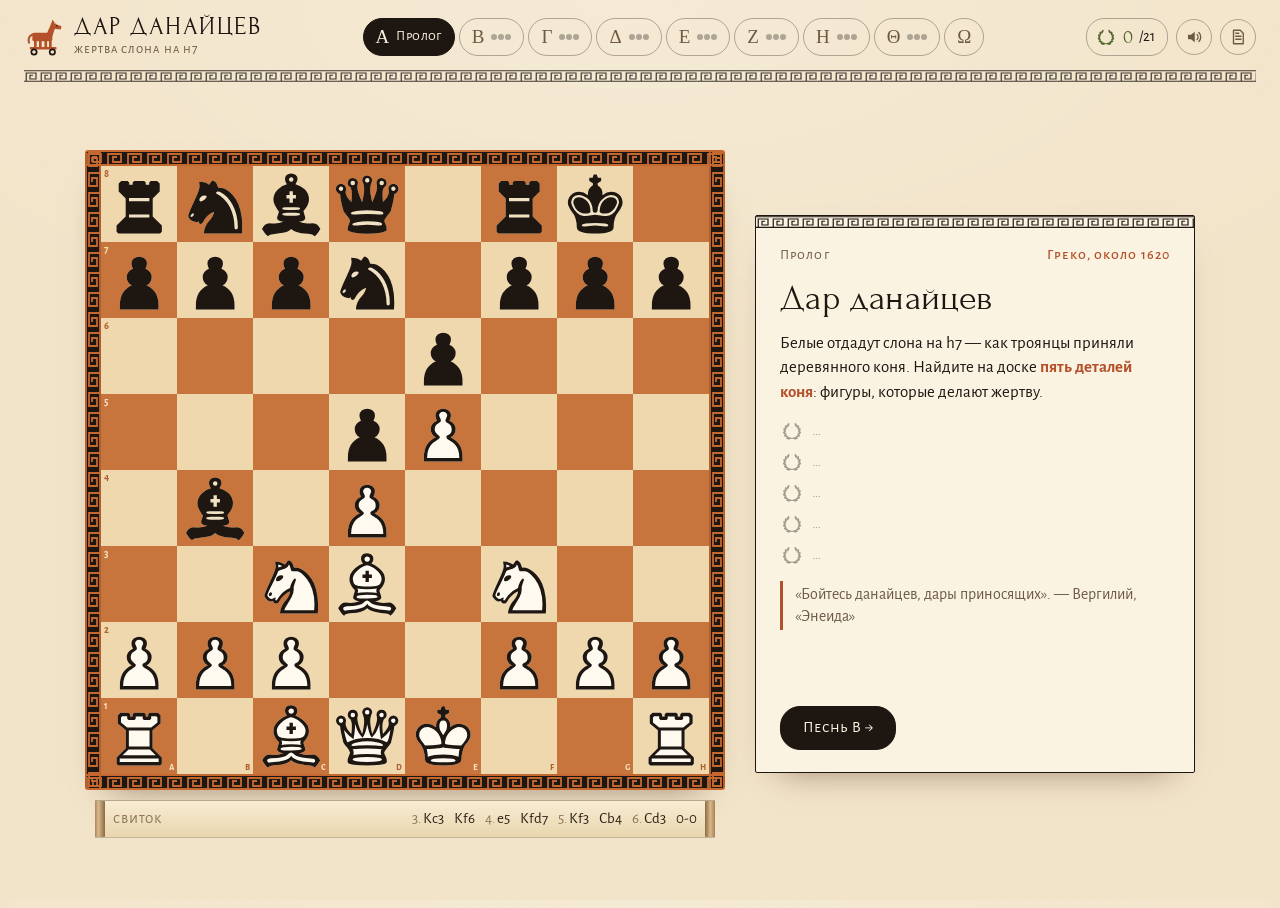
<file: zvezdnaya-akademiya/lessons/08-dar-danaitsev.html>
<!DOCTYPE html>
<html lang="ru">
<head>
<meta charset="utf-8">
<meta name="viewport" content="width=device-width, initial-scale=1">
<script>
/* Academy bridge: lets a lesson running inside «Звёздная академия» report stars per student.
   Standalone (no academy) the lesson behaves exactly as before: window.Academy.on === false. */
(function () {
  var L = 'L08';
  var embed = false;
  try { embed = !!window.ACADEMY_EMBED || /[?&]academy=1/.test(location.search); } catch (e) { embed = false; }
  if (embed && window.parent === window) embed = false;
  var roster = [], tablo = {}, subs = [];
  function post(m) { m.__academy = 1; m.lesson = L; try { window.parent.postMessage(m, '*'); } catch (e) { /* parent unreachable */ } }
  function emit() { subs.slice().forEach(function (f) { try { f(); } catch (e) { /* listener error */ } }); }
  var A = {
    on: embed,
    lesson: L,
    roster: function () { return roster; },
    tablo: function () { return tablo; },
    onRoster: function (f) { subs.push(f); },
    /* key: chapter id for 'best' (keeps the student's best result), or null for 'add' (adds up) */
    reward: function (key, n, label, mode) {
      if (!embed) return;
      n = Math.round(+n || 0); if (n <= 0) return;
      post({ type: 'reward', key: key, n: n, label: String(label || ''), mode: mode || 'best' });
    },
    points: function (id, d) {
      if (!embed) return;
      var was = tablo[id] || 0, now = Math.max(0, was + (Math.round(+d) || 0));
      if (now === was) return;
      tablo[id] = now; emit();
      post({ type: 'points', student: id, d: now - was });
    },
    addStudent: function (name) { if (embed) post({ type: 'add-student', name: String(name || '').slice(0, 40) }); },
    rename: function (id, name) { if (embed) post({ type: 'rename', student: id, name: String(name || '').slice(0, 40) }); },
    download: function (filename, data) { if (embed) post({ type: 'download', filename: filename, data: data }); },
    scores: function () {
      return {
        list: function () { return roster.map(function (s) { return { id: s.id, n: s.name, s: tablo[s.id] || 0 }; }); },
        sorted: function () { return this.list().sort(function (a, b) { return b.s - a.s; }); },
        isExample: function () { return false; },
        add: function (n) { A.addStudent(n); },
        inc: function (id, d) { A.points(id, d); },
        rename: function (id, n) { var r = roster.find(function (x) { return x.id === id; }); if (r) r.name = n; A.rename(id, n); },
        remove: function () {}, zero: function () {}, clear: function () {},
        on: function (f) { subs.push(function () { f(); }); }
      };
    }
  };
  window.Academy = A;
  if (!embed) return;
  document.documentElement.classList.add('academy');
  var st = document.createElement('style');
  st.textContent = '.academy #sc-zero,.academy #sc-clear,.academy .sc-row .x{display:none!important}.academy .sc-row{grid-template-columns:22px 1fr auto auto auto!important}';
  (document.head || document.documentElement).appendChild(st);
  window.addEventListener('message', function (e) {
    var d = e.data;
    if (!d || !d.__academy || e.source !== window.parent) return;
    if (d.type === 'roster') { roster = Array.isArray(d.students) ? d.students : []; tablo = d.tablo || {}; emit(); }
  });
  post({ type: 'hello' });
})();
</script>
<title>Дар данайцев</title>
<meta name="description" content="Шахматный урок на 90 минут о жертве слона на h7: три дороги короля, загадка Сфинкса, оракул, ответный дар, мастерская Эпея, оборона Трои и партия Колле — О'Ханлон (1930).">
<link rel="preconnect" href="https://fonts.googleapis.com">
<link rel="preconnect" href="https://fonts.gstatic.com" crossorigin>
<link href="https://fonts.googleapis.com/css2?family=Forum&family=Alegreya+Sans:ital,wght@0,400;0,500;0,700;1,400&family=Alegreya+Sans+SC:wght@500;700&display=swap" rel="stylesheet">
<style>[hidden]{display:none!important}</style>
</head>
<body>
<style>
/* «Дар данайцев» — black-figure pottery: clay, black glaze, meander, laurel */
:root {
  --paper: #f2e4c9;
  --paper-2: #e9d6b2;
  --card: #fbf3e2;
  --ink: #1d1611;
  --muted: #6c5a45;
  --line: rgba(29, 22, 17, .15);
  --line-2: rgba(29, 22, 17, .32);
  --terra: #b4502a;
  --terra-soft: rgba(180, 80, 42, .14);
  --sea: #275b78;
  --sea-soft: rgba(39, 91, 120, .14);
  --olive: #4f6427;
  --olive-soft: rgba(79, 100, 39, .16);
  --gold: #a87a22;
  --sq-l: #f0d8ae;
  --sq-d: #c7743d;
  --glaze: #1d1611;
  --shadow: 0 18px 34px -24px rgba(60, 30, 10, .6);
  --f-head: 'Forum', 'Georgia', serif;
  --f-body: 'Alegreya Sans', 'Trebuchet MS', sans-serif;
  --f-sc: 'Alegreya Sans SC', 'Alegreya Sans', sans-serif;
  --bar: 64px;
  --mh: url("data:image/svg+xml,%3Csvg xmlns='http://www.w3.org/2000/svg' width='20' height='16'%3E%3Cpath d='M0 1H20M0 15H20M3 15V4H16V12H8V7H12' fill='none' stroke='%23c4682f' stroke-width='1.8'/%3E%3C/svg%3E");
  --mv: url("data:image/svg+xml,%3Csvg xmlns='http://www.w3.org/2000/svg' width='16' height='20'%3E%3Cpath d='M1 0V20M15 0V20M15 3H4V16H12V8H7V12' fill='none' stroke='%23c4682f' stroke-width='1.8'/%3E%3C/svg%3E");
  --mh-ink: url("data:image/svg+xml,%3Csvg xmlns='http://www.w3.org/2000/svg' width='20' height='16'%3E%3Cpath d='M0 1H20M0 15H20M3 15V4H16V12H8V7H12' fill='none' stroke='%231d1611' stroke-width='1.6'/%3E%3C/svg%3E");
}
@media (prefers-color-scheme: dark) {
  :root:not([data-theme="light"]) {
    color-scheme: dark;
    --paper: #15100c; --paper-2: #1e1712; --card: #241b14; --ink: #f3e3c6; --muted: #b9a283;
    --line: rgba(243, 227, 198, .12); --line-2: rgba(243, 227, 198, .26);
    --terra: #ec7c4c; --terra-soft: rgba(236, 124, 76, .16); --sea: #82b8d8; --sea-soft: rgba(130, 184, 216, .16);
    --olive: #a8c56c; --olive-soft: rgba(168, 197, 108, .16); --gold: #e3b75c;
    --sq-l: #e9cfa2; --sq-d: #b9652f; --glaze: #0b0806;
    --shadow: 0 18px 34px -20px rgba(0, 0, 0, .85);
    --mh-ink: url("data:image/svg+xml,%3Csvg xmlns='http://www.w3.org/2000/svg' width='20' height='16'%3E%3Cpath d='M0 1H20M0 15H20M3 15V4H16V12H8V7H12' fill='none' stroke='%23ec7c4c' stroke-width='1.6'/%3E%3C/svg%3E");
  }
}
:root[data-theme="dark"] {
  color-scheme: dark;
  --paper: #15100c; --paper-2: #1e1712; --card: #241b14; --ink: #f3e3c6; --muted: #b9a283;
  --line: rgba(243, 227, 198, .12); --line-2: rgba(243, 227, 198, .26);
  --terra: #ec7c4c; --terra-soft: rgba(236, 124, 76, .16); --sea: #82b8d8; --sea-soft: rgba(130, 184, 216, .16);
  --olive: #a8c56c; --olive-soft: rgba(168, 197, 108, .16); --gold: #e3b75c;
  --sq-l: #e9cfa2; --sq-d: #b9652f; --glaze: #0b0806;
  --shadow: 0 18px 34px -20px rgba(0, 0, 0, .85);
  --mh-ink: url("data:image/svg+xml,%3Csvg xmlns='http://www.w3.org/2000/svg' width='20' height='16'%3E%3Cpath d='M0 1H20M0 15H20M3 15V4H16V12H8V7H12' fill='none' stroke='%23ec7c4c' stroke-width='1.6'/%3E%3C/svg%3E");
}
*, *::before, *::after { box-sizing: border-box; }
html, body { height: 100%; }
body { background: radial-gradient(110% 70% at 50% 0%, rgba(255, 255, 255, .22), transparent 60%), var(--paper); color: var(--ink); font-family: var(--f-body); font-size: 17px; line-height: 1.42; -webkit-font-smoothing: antialiased; }
button { font: inherit; color: inherit; }
a { color: var(--sea); }
:focus-visible { outline: 2px solid var(--sea); outline-offset: 2px; }
h1, h2, h3 { margin: 0; text-wrap: balance; font-weight: 400; }
p { margin: 0; }
#app { min-height: 100%; display: grid; grid-template-rows: var(--bar) minmax(0, 1fr); padding-inline: 16px; }

/* ---------- header ---------- */
.bar { position: relative; display: grid; grid-template-columns: auto minmax(0, 1fr) auto; align-items: center; gap: 16px; padding-bottom: 6px; }
.bar::after { content: ""; position: absolute; left: 0; right: 0; bottom: -10px; height: 12px; background: var(--mh-ink) 0 0 / 15px 12px repeat-x; opacity: .85; }
.logo { display: flex; align-items: center; gap: 10px; }
.logo svg { width: 40px; height: 40px; flex: none; }
.logo b { font-family: var(--f-head); font-weight: 400; font-size: 25px; letter-spacing: .06em; line-height: 1; }
.logo span { display: block; font-family: var(--f-sc); font-size: 13px; color: var(--muted); letter-spacing: .08em; }
.tabs { display: flex; gap: 4px; overflow-x: auto; scrollbar-width: none; align-items: center; }
.tabs::-webkit-scrollbar { display: none; }
.tabs > :first-child { margin-left: auto; }
.tabs > :last-child { margin-right: auto; }
.tabs button { flex: none; height: 38px; min-width: 38px; border: 1.5px solid var(--line-2); background: transparent; border-radius: 19px; padding: 0 12px; cursor: pointer; font-family: var(--f-head); font-size: 19px; color: var(--muted); display: flex; align-items: center; gap: 7px; white-space: nowrap; }
.tabs button .tl { font-family: var(--f-sc); font-size: 14px; letter-spacing: .03em; display: none; }
.tabs button .lv { display: inline-flex; gap: 1px; }
.tabs button .lv i { width: 6px; height: 6px; border-radius: 50%; background: var(--line-2); }
.tabs button .lv i.on { background: var(--olive); }
.tabs button:hover { color: var(--ink); border-color: var(--ink); }
.tabs button[aria-current="true"] { background: var(--ink); color: var(--card); border-color: var(--ink); }
.tabs button[aria-current="true"] .tl { display: inline; }
.tabs button[aria-current="true"] .lv i.on { background: var(--gold); }
.tools { display: flex; align-items: center; gap: 8px; }
.laurels { display: flex; align-items: center; gap: 6px; font-family: var(--f-sc); font-size: 15px; padding: 5px 12px 5px 8px; border: 1.5px solid var(--line-2); border-radius: 18px; white-space: nowrap; }
.laurels svg { width: 22px; height: 22px; color: var(--olive); }
.laurels b { font-family: var(--f-head); font-weight: 400; font-size: 19px; color: var(--olive); }
.icon-btn { width: 36px; height: 36px; border-radius: 50%; border: 1.5px solid var(--line-2); background: transparent; cursor: pointer; display: grid; place-items: center; color: var(--muted); }
.icon-btn:hover { color: var(--ink); border-color: var(--ink); }
.icon-btn svg { width: 18px; height: 18px; }
.icon-btn[aria-pressed="false"] { opacity: .5; }

/* ---------- stage ---------- */
.stage { --bs: min(calc(100vh - var(--bar) - 110px), 54vw, 640px); display: grid; grid-template-columns: var(--bs) minmax(300px, 440px); justify-content: center; align-items: center; gap: 30px; padding-block: 26px 18px; min-height: 0; }
.board-col { width: var(--bs); display: flex; flex-direction: column; gap: 10px; }
.board-frame { width: 100%; aspect-ratio: 1; padding: 16px; position: relative; box-shadow: var(--shadow); border-radius: 3px;
  background: var(--mh) 0 0 / 20px 16px repeat-x, var(--mh) 0 100% / 20px 16px repeat-x, var(--mv) 0 0 / 16px 20px repeat-y, var(--mv) 100% 0 / 16px 20px repeat-y, var(--glaze); }
.board { position: relative; width: 100%; height: 100%; display: grid; grid-template-columns: repeat(8, 1fr); grid-template-rows: repeat(8, 1fr); user-select: none; -webkit-user-select: none; touch-action: none; overflow: hidden; background: var(--sq-l); }
.sq { position: relative; display: grid; place-items: center; }
.sq.l { background: var(--sq-l); }
.sq.d { background: var(--sq-d); }
.board.clicky .sq { cursor: pointer; }
.sq.last::before, .sq.sel::before, .sq.check::before, .sq[data-mark]:not([data-mark=""])::before { content: ""; position: absolute; inset: 0; pointer-events: none; }
.sq.last::before { background: rgba(255, 236, 160, .38); }
.sq.sel::before { background: rgba(39, 91, 120, .38); }
.sq.check::before { background: radial-gradient(circle, rgba(220, 40, 20, .75), rgba(220, 40, 20, 0) 70%); }
.sq[data-mark="pick"]::before { box-shadow: inset 0 0 0 4px var(--sea); }
.sq[data-mark="ok"]::before { background: rgba(79, 100, 39, .42); box-shadow: inset 0 0 0 4px #4f6427; }
.sq[data-mark="bad"]::before { box-shadow: inset 0 0 0 4px #8e1d0e; background: rgba(142, 29, 14, .25); }
.sq[data-mark="cand"]::before { inset: 35%; border-radius: 50%; background: rgba(29, 22, 17, .55); box-shadow: 0 0 0 3px rgba(255, 250, 235, .75); }
.sq[data-mark="find"]::before { box-shadow: inset 0 0 0 4px var(--gold); background: rgba(232, 190, 90, .25); }
.sq[data-mark="target"]::before { box-shadow: inset 0 0 0 3px #8e1d0e; border-radius: 50%; inset: 8%; }
.sq.dot::after { content: ""; position: absolute; width: 24%; height: 24%; border-radius: 50%; background: rgba(29, 22, 17, .4); pointer-events: none; }
.sq.cap::after { content: ""; position: absolute; inset: 6%; border-radius: 50%; border: 4px solid rgba(29, 22, 17, .4); pointer-events: none; }
.co { position: absolute; font-family: var(--f-sc); font-size: clamp(9px, 1.15vmin, 12px); line-height: 1; pointer-events: none; z-index: 1; font-weight: 700; }
.sq.l .co { color: #b0602f; }
.sq.d .co { color: #f6e2bd; }
.co-r { top: 3px; left: 3px; }
.co-f { bottom: 2px; right: 3px; }
.pc { width: 90%; height: 90%; position: relative; z-index: 2; pointer-events: none; }
.pc.anim { transition: transform .22s cubic-bezier(.3, .7, .4, 1); }
.pc.lift { opacity: .3; }
.pc.pop { animation: pop .35s cubic-bezier(.2, 1.4, .5, 1); }
@keyframes pop { from { transform: scale(.3); opacity: 0; } to { transform: none; opacity: 1; } }
.drag-ghost { position: fixed; z-index: 100; pointer-events: none; transform: translate(-50%, -50%) scale(1.08); }
.board .ov { position: absolute; inset: 0; width: 100%; height: 100%; pointer-events: none; z-index: 3; }
.board-frame.flash-bad { animation: fbad .6s; }
@keyframes fbad { 30% { box-shadow: 0 0 0 5px #b4502a; } }
.board-frame.flash-ok { animation: fok .8s; }
@keyframes fok { 30% { box-shadow: 0 0 0 5px #6f8a35; } }
.promo { position: absolute; inset: 0; z-index: 5; background: rgba(0, 0, 0, .45); display: grid; place-items: center; }
.promo-box { display: flex; gap: 6px; padding: 8px; background: var(--card); }
.promo-box button { width: 60px; aspect-ratio: 1; border: 1px solid var(--line-2); background: var(--sq-l); cursor: pointer; }
.promo-box svg { width: 100%; height: 100%; }

/* scroll with moves */
.scroll { position: relative; height: 38px; margin-inline: 10px; background: linear-gradient(#f7ecd3, #ead6ae); border-block: 1px solid rgba(29, 22, 17, .25); display: flex; align-items: center; overflow: hidden; padding-inline: 18px; font-family: var(--f-body); font-size: 15px; color: #2a1e14; white-space: nowrap; }
.scroll::before, .scroll::after { content: ""; position: absolute; top: -4px; bottom: -4px; width: 12px; border-radius: 6px; background: linear-gradient(90deg, #8c6a43, #d9b98a 45%, #8c6a43); }
.scroll::before { left: -2px; }
.scroll::after { right: -2px; }
.scroll .tm { display: flex; gap: 10px; margin-left: auto; }
.scroll .n { color: #8d7559; margin-right: 2px; }
.scroll .lead { font-family: var(--f-sc); color: #8d7559; letter-spacing: .06em; }

/* ---------- card ---------- */
.card { position: relative; background: var(--card); border: 1.5px solid var(--ink); padding: 30px 24px 22px; box-shadow: var(--shadow); display: flex; flex-direction: column; gap: 14px; min-width: 0; border-radius: 2px; }
.card::before { content: ""; position: absolute; left: 0; right: 0; top: 0; height: 12px; background: var(--mh-ink) 0 0 / 15px 12px repeat-x; border-bottom: 1.5px solid var(--ink); }
.kicker { font-family: var(--f-sc); font-size: 14px; letter-spacing: .08em; color: var(--muted); display: flex; justify-content: space-between; align-items: center; gap: 10px; }
.kicker b { color: var(--terra); font-weight: 500; }
.title { font-family: var(--f-head); font-size: clamp(30px, 2.8vw, 40px); line-height: 1.02; letter-spacing: .01em; }
.task { font-size: 17px; line-height: 1.45; }
.task b { color: var(--terra); }
.rules { list-style: none; margin: 0; padding: 0; display: grid; gap: 7px; font-size: 16px; }
.rules li { display: grid; grid-template-columns: 26px minmax(0, 1fr); gap: 6px; align-items: start; }
.rules li .ic { width: 24px; height: 24px; }
.rules li.dim { opacity: .4; }
.note { border-left: 3px solid var(--terra); padding: 2px 0 2px 12px; color: var(--muted); font-size: 16px; }
.note b { color: var(--ink); }
.controls { display: flex; flex-wrap: wrap; gap: 8px; }
.btn { display: inline-flex; align-items: center; justify-content: center; gap: 7px; border: 1.5px solid var(--ink); background: transparent; color: var(--ink); padding: 9px 16px; border-radius: 20px; cursor: pointer; font-family: var(--f-sc); font-size: 15px; letter-spacing: .02em; line-height: 1.1; transition: background .15s, color .15s, transform .1s; }
.btn:hover { background: var(--paper-2); }
.btn:active { transform: translateY(1px); }
.btn:disabled { opacity: .4; cursor: default; }
.btn.primary { background: var(--ink); color: var(--card); }
.btn.primary:hover { background: var(--terra); border-color: var(--terra); color: #fff; }
.btn.hint { border-style: dashed; color: var(--sea); border-color: var(--sea); }
.btn.big { padding: 12px 22px; font-size: 16px; }
.btn.armed { background: var(--terra); border-color: var(--terra); color: #fff; }
.duo { display: grid; grid-template-columns: 1fr 1fr; gap: 8px; }
.duo button { border: 1.5px solid var(--ink); background: transparent; border-radius: 6px; padding: 12px 10px; cursor: pointer; text-align: left; display: grid; gap: 2px; }
.duo button b { font-family: var(--f-head); font-weight: 400; font-size: 21px; line-height: 1.1; }
.duo button span { font-size: 14px; color: var(--muted); }
.duo button:hover { background: var(--paper-2); }
.duo button.right { background: var(--olive); border-color: var(--olive); color: var(--card); }
.duo button.right span { color: inherit; opacity: .85; }
.duo button.wrong { background: var(--terra-soft); border-color: var(--terra); }
.tokens { display: grid; grid-template-columns: repeat(3, 1fr); gap: 8px; }
.tokens button { border: 1.5px solid var(--line-2); background: var(--paper-2); border-radius: 8px; padding: 6px 4px 8px; cursor: pointer; display: grid; justify-items: center; gap: 2px; font-family: var(--f-sc); font-size: 14px; }
.tokens button svg { width: 42px; height: 42px; }
.tokens button small { color: var(--muted); font-size: 13px; }
.tokens button[aria-pressed="true"] { border-color: var(--sea); box-shadow: 0 0 0 3px var(--sea-soft); background: var(--card); }
.tokens button.placed small { color: var(--olive); }
.fb { min-height: 48px; display: flex; align-items: center; gap: 10px; padding: 9px 12px; background: var(--paper-2); border-radius: 6px; font-size: 16px; }
.fb:empty { background: transparent; }
.fb[data-type="ok"] { background: var(--olive-soft); }
.fb[data-type="bad"] { background: var(--terra-soft); }
.fb[data-type="warn"] { background: var(--sea-soft); }
.fb-mark { flex: none; width: 22px; height: 22px; display: grid; place-items: center; font-size: 13px; font-weight: 700; border: 1.5px solid currentColor; border-radius: 50%; }
.fb[data-type="ok"] .fb-mark { color: var(--olive); }
.fb[data-type="bad"] .fb-mark { color: var(--terra); }
.fb[data-type="warn"] .fb-mark { color: var(--sea); }
.shake { animation: shake .35s; }
@keyframes shake { 20% { transform: translateX(-5px); } 45% { transform: translateX(5px); } 70% { transform: translateX(-2px); } 100% { transform: none; } }
.meta { display: flex; align-items: center; justify-content: space-between; gap: 10px; flex-wrap: wrap; font-family: var(--f-sc); font-size: 14px; color: var(--muted); }
.pips { display: flex; gap: 5px; }
.pips i { width: 13px; height: 13px; transform: rotate(45deg); border: 1.5px solid var(--line-2); }
.pips i.done { background: var(--olive); border-color: var(--olive); }
.pips i.miss { background: var(--terra); border-color: var(--terra); }
.pips i.now { border-color: var(--ink); border-width: 2.5px; }
.chips { display: flex; flex-wrap: wrap; gap: 6px; }
.chips span { font-family: var(--f-sc); font-size: 14px; padding: 4px 10px; border-radius: 14px; background: var(--paper-2); }
.chips span.ok { background: var(--olive-soft); color: var(--olive); }

/* laurel finish */
.wreaths { display: flex; gap: 10px; align-items: center; min-height: 58px; }
.wreaths svg { width: 50px; height: 50px; color: var(--olive); animation: pop .45s cubic-bezier(.2, 1.4, .5, 1) backwards; }
.wreaths svg:nth-child(2) { animation-delay: .12s; }
.wreaths svg:nth-child(3) { animation-delay: .24s; }
.wreaths svg.off { color: var(--line-2); }
.seal { position: absolute; left: 50%; top: 50%; translate: -50% -50%; z-index: 4; pointer-events: none; font-family: var(--f-head); font-size: clamp(26px, 4.4vw, 52px); letter-spacing: .08em; color: #f6e3bd; background: rgba(29, 22, 17, .82); border: 3px solid #c4682f; outline: 2px solid rgba(29, 22, 17, .82); outline-offset: 3px; padding: 10px 26px 6px; white-space: nowrap; animation: sealin .4s cubic-bezier(.2, 1.4, .4, 1), sealfade .8s 2.4s forwards; }
.seal.good { border-color: #a8c56c; }
@keyframes sealin { from { transform: scale(1.8); opacity: 0; } to { transform: none; opacity: 1; } }
@keyframes sealfade { to { opacity: .15; } }
.answer-row { display: flex; gap: 8px; }
.links { display: grid; gap: 6px; }
.links a { display: flex; justify-content: space-between; gap: 10px; padding: 8px 14px; border: 1.5px solid var(--line-2); border-radius: 20px; text-decoration: none; color: var(--ink); font-family: var(--f-sc); font-size: 15px; }
.links a span { color: var(--muted); }
.links a:hover { border-color: var(--ink); }

.drawer { position: fixed; top: 0; right: 0; bottom: 0; width: min(380px, 100%); z-index: 60; background: var(--card); border-left: 2px solid var(--ink); padding: calc(20px + env(safe-area-inset-top, 0px)) 20px 20px; overflow-y: auto; transform: translateX(105%); transition: transform .25s ease; font-size: 16px; }
.drawer.open { transform: none; }
.drawer h3 { font-family: var(--f-head); font-size: 26px; margin-bottom: 10px; }
.drawer ul { padding-left: 18px; margin: 0; display: grid; gap: 8px; color: var(--muted); }
.drawer .close { position: absolute; top: calc(14px + env(safe-area-inset-top, 0px)); right: 14px; }
#confetti { position: fixed; inset: 0; width: 100%; height: 100%; pointer-events: none; z-index: 80; }

@media (max-width: 1180px) { .logo span { display: none; } }
@media (max-width: 980px) {
  #app { grid-template-rows: auto minmax(0, 1fr); }
  .bar { grid-template-columns: minmax(0, 1fr) auto; padding-top: 10px; row-gap: 10px; }
  .tabs { grid-column: 1 / -1; order: 3; }
  .stage { --bs: min(100%, 560px); grid-template-columns: minmax(0, 1fr); justify-items: center; padding-top: 22px; }
  .board-col, .card { width: 100%; max-width: 560px; }
}
@media (max-width: 520px) {
  .logo { min-width: 0; gap: 7px; }
  .logo b { font-size: 16px; letter-spacing: .02em; white-space: nowrap; }
  .scroll .lead { display: none; }
  .logo svg { width: 32px; height: 32px; }
  .laurels { padding: 4px 9px 4px 6px; }
  .title { font-size: 28px; }
  .card { padding: 26px 16px 18px; }
  .board-frame { padding: 12px; background-size: 15px 12px, 15px 12px, 12px 15px, 12px 15px; }
  .tabs button { padding: 0 10px; font-size: 17px; height: 34px; min-width: 34px; }
  .tabs button .lv { display: none; }
  .duo button b { font-size: 18px; }
}
@media (prefers-reduced-motion: reduce) { *, *::before, *::after { animation: none !important; transition: none !important; } }

</style>
<div id="app">
  <header class="bar">
    <div class="logo">
      <svg viewBox="0 0 48 48" aria-hidden="true"><g style="fill:var(--terra)"><rect x="10" y="19" width="24" height="10" rx="2"/><polygon points="27,21 33,7 39,8 34,23"/><polygon points="33,7 45,11 44,15 36,14"/><polygon points="33,8 34,3 37,7"/><rect x="12" y="28" width="3.2" height="8"/><rect x="18" y="28" width="3.2" height="8"/><rect x="24.5" y="28" width="3.2" height="8"/><rect x="30" y="28" width="3.2" height="8"/><rect x="7" y="36" width="32" height="3" rx="1"/></g><path d="M10 21 Q4 24 6 31" style="fill:none;stroke:var(--terra)" stroke-width="2.4" stroke-linecap="round"/><circle cx="12" cy="42" r="3.2" style="fill:var(--paper);stroke:var(--ink)" stroke-width="2"/><circle cx="34" cy="42" r="3.2" style="fill:var(--paper);stroke:var(--ink)" stroke-width="2"/><circle cx="39.5" cy="10.5" r="1" style="fill:var(--ink)"/></svg>
      <div><b>ДАР ДАНАЙЦЕВ</b><span>жертва слона на h7</span></div>
    </div>
    <nav class="tabs" id="tabs" aria-label="Песни урока"></nav>
    <div class="tools">
      <span class="laurels" id="laurels" aria-live="polite"></span>
      <button type="button" class="icon-btn" id="soundBtn" aria-pressed="true" aria-label="Звук" title="Звук"><svg viewBox="0 0 24 24" aria-hidden="true"><path d="M4 9h4l5-4v14l-5-4H4z" fill="currentColor"/><path d="M16 8.5a5 5 0 0 1 0 7M18.5 6a8.5 8.5 0 0 1 0 12" fill="none" stroke="currentColor" stroke-width="1.8" stroke-linecap="round"/></svg></button>
      <button type="button" class="icon-btn" id="notesBtn" aria-label="Заметки ведущему" title="Заметки ведущему"><svg viewBox="0 0 24 24" aria-hidden="true"><path d="M6 3h9l4 4v14H6z" fill="none" stroke="currentColor" stroke-width="1.8" stroke-linejoin="round"/><path d="M9 11h7M9 15h7M9 7h4" stroke="currentColor" stroke-width="1.8" stroke-linecap="round"/></svg></button>
    </div>
  </header>
  <main class="stage">
    <div class="board-col">
      <div class="board-frame" id="frame"><div class="board" id="board"></div></div>
      <div class="scroll" aria-label="Свиток ходов"><span class="lead">свиток</span><span class="tm" id="tapeMoves"></span></div>
    </div>
    <section class="card" id="card" aria-live="polite"></section>
  </main>
</div>
<aside class="drawer" id="drawer" aria-label="Заметки ведущему">
  <button type="button" class="icon-btn close" id="drawerClose" aria-label="Закрыть"><svg viewBox="0 0 24 24" aria-hidden="true"><path d="M6 6l12 12M18 6L6 18" stroke="currentColor" stroke-width="2" stroke-linecap="round"/></svg></button>
  <h3>Ведущему</h3>
  <div id="notes"></div>
</aside>
<canvas id="confetti" aria-hidden="true"></canvas>

<script>
/* Mini chess core: legal moves, SAN (EN/RU), FEN. Written for this lesson page. */
(function (root) {
  'use strict';
  var FILES = 'abcdefgh';
  var START = 'rnbqkbnr/pppppppp/8/8/8/8/PPPPPPPP/RNBQKBNR w KQkq - 0 1';
  var KN = [[1,2],[2,1],[2,-1],[1,-2],[-1,-2],[-2,-1],[-2,1],[-1,2]];
  var KG = [[1,0],[1,1],[0,1],[-1,1],[-1,0],[-1,-1],[0,-1],[1,-1]];
  var BD = [[1,1],[1,-1],[-1,1],[-1,-1]];
  var RD = [[1,0],[-1,0],[0,1],[0,-1]];
  function sqName(i) { return FILES[i & 7] + ((i >> 3) + 1); }
  function sqIndex(s) { return (s.charCodeAt(0) - 97) + (parseInt(s[1], 10) - 1) * 8; }
  function colorOf(p) { return p ? (p === p.toUpperCase() ? 'w' : 'b') : null; }
  function on(f, r) { return f >= 0 && f < 8 && r >= 0 && r < 8; }

  function Position(fen) { this.load(fen || START); }
  Position.prototype.load = function (fen) {
    var parts = fen.trim().split(/\s+/);
    var rows = parts[0].split('/');
    if (rows.length !== 8) throw new Error('Bad FEN: ' + fen);
    this.board = new Array(64).fill('');
    for (var r = 0; r < 8; r++) {
      var f = 0;
      for (var k = 0; k < rows[r].length; k++) {
        var ch = rows[r][k];
        if (ch >= '1' && ch <= '8') f += +ch;
        else { this.board[(7 - r) * 8 + f] = ch; f++; }
      }
      if (f !== 8) throw new Error('Bad FEN row: ' + rows[r]);
    }
    this.turn = parts[1] || 'w';
    this.castling = parts[2] && parts[2] !== '-' ? parts[2] : '';
    this.ep = parts[3] && parts[3] !== '-' ? sqIndex(parts[3]) : -1;
    this.half = parseInt(parts[4] || '0', 10);
    this.full = parseInt(parts[5] || '1', 10);
    this.hist = [];
    return this;
  };
  Position.prototype.clone = function () { return new Position(this.fen()); };
  Position.prototype.fen = function () {
    var s = '';
    for (var r = 7; r >= 0; r--) {
      var e = 0;
      for (var f = 0; f < 8; f++) {
        var p = this.board[r * 8 + f];
        if (!p) e++; else { if (e) { s += e; e = 0; } s += p; }
      }
      if (e) s += e;
      if (r) s += '/';
    }
    return s + ' ' + this.turn + ' ' + (this.castling || '-') + ' ' + (this.ep >= 0 ? sqName(this.ep) : '-') + ' ' + this.half + ' ' + this.full;
  };
  Position.prototype.get = function (sq) { return this.board[typeof sq === 'string' ? sqIndex(sq) : sq]; };
  Position.prototype.kingSq = function (c) {
    var k = c === 'w' ? 'K' : 'k';
    for (var i = 0; i < 64; i++) if (this.board[i] === k) return i;
    return -1;
  };
  Position.prototype.attacked = function (sq, by) {
    var b = this.board, f = sq & 7, r = sq >> 3, i, d, ff, rr, p;
    var W = by === 'w';
    // pawns
    var pr = W ? r - 1 : r + 1, pp = W ? 'P' : 'p';
    if (on(f - 1, pr) && b[pr * 8 + f - 1] === pp) return true;
    if (on(f + 1, pr) && b[pr * 8 + f + 1] === pp) return true;
    var n = W ? 'N' : 'n', kk = W ? 'K' : 'k';
    for (i = 0; i < 8; i++) {
      ff = f + KN[i][0]; rr = r + KN[i][1];
      if (on(ff, rr) && b[rr * 8 + ff] === n) return true;
      ff = f + KG[i][0]; rr = r + KG[i][1];
      if (on(ff, rr) && b[rr * 8 + ff] === kk) return true;
    }
    var q = W ? 'Q' : 'q', rk = W ? 'R' : 'r', bs = W ? 'B' : 'b';
    for (i = 0; i < 4; i++) {
      d = RD[i]; ff = f + d[0]; rr = r + d[1];
      while (on(ff, rr)) { p = b[rr * 8 + ff]; if (p) { if (p === q || p === rk) return true; break; } ff += d[0]; rr += d[1]; }
      d = BD[i]; ff = f + d[0]; rr = r + d[1];
      while (on(ff, rr)) { p = b[rr * 8 + ff]; if (p) { if (p === q || p === bs) return true; break; } ff += d[0]; rr += d[1]; }
    }
    return false;
  };
  Position.prototype.inCheck = function (c) {
    c = c || this.turn;
    var k = this.kingSq(c);
    return k >= 0 && this.attacked(k, c === 'w' ? 'b' : 'w');
  };
  Position.prototype.pseudo = function () {
    var mv = [], b = this.board, us = this.turn, them = us === 'w' ? 'b' : 'w';
    var s, p, t, f, r, i, d, ff, rr, to, q;
    function pawnAdd(from, to, pc, cap) {
      if ((to >> 3) === 7 || (to >> 3) === 0) {
        ['q', 'r', 'b', 'n'].forEach(function (pr) { mv.push({ from: from, to: to, piece: pc, captured: cap || '', promotion: pr, flags: cap ? 'cp' : 'p' }); });
      } else mv.push({ from: from, to: to, piece: pc, captured: cap || '', flags: cap ? 'c' : 'n' });
    }
    for (s = 0; s < 64; s++) {
      p = b[s]; if (!p || colorOf(p) !== us) continue;
      t = p.toLowerCase(); f = s & 7; r = s >> 3;
      if (t === 'p') {
        var dir = us === 'w' ? 1 : -1, r1 = r + dir;
        if (r1 < 0 || r1 > 7) continue;
        to = r1 * 8 + f;
        if (!b[to]) {
          pawnAdd(s, to, p, '');
          if (r === (us === 'w' ? 1 : 6) && !b[(r + 2 * dir) * 8 + f]) mv.push({ from: s, to: (r + 2 * dir) * 8 + f, piece: p, captured: '', flags: 'b' });
        }
        for (var df = -1; df <= 1; df += 2) {
          ff = f + df; if (ff < 0 || ff > 7) continue;
          to = r1 * 8 + ff; q = b[to];
          if (q && colorOf(q) === them) pawnAdd(s, to, p, q);
          else if (!q && to === this.ep) mv.push({ from: s, to: to, piece: p, captured: us === 'w' ? 'p' : 'P', flags: 'e' });
        }
      } else if (t === 'n' || t === 'k') {
        var offs = t === 'n' ? KN : KG;
        for (i = 0; i < 8; i++) {
          ff = f + offs[i][0]; rr = r + offs[i][1];
          if (!on(ff, rr)) continue;
          to = rr * 8 + ff; q = b[to];
          if (!q) mv.push({ from: s, to: to, piece: p, captured: '', flags: 'n' });
          else if (colorOf(q) === them) mv.push({ from: s, to: to, piece: p, captured: q, flags: 'c' });
        }
      } else {
        var dirs = t === 'b' ? BD : t === 'r' ? RD : BD.concat(RD);
        for (i = 0; i < dirs.length; i++) {
          d = dirs[i]; ff = f + d[0]; rr = r + d[1];
          while (on(ff, rr)) {
            to = rr * 8 + ff; q = b[to];
            if (!q) mv.push({ from: s, to: to, piece: p, captured: '', flags: 'n' });
            else { if (colorOf(q) === them) mv.push({ from: s, to: to, piece: p, captured: q, flags: 'c' }); break; }
            ff += d[0]; rr += d[1];
          }
        }
      }
    }
    // castling
    var c = this.castling;
    if (us === 'w') {
      if (c.indexOf('K') >= 0 && b[4] === 'K' && b[7] === 'R' && !b[5] && !b[6] && !this.attacked(4, 'b') && !this.attacked(5, 'b') && !this.attacked(6, 'b'))
        mv.push({ from: 4, to: 6, piece: 'K', captured: '', flags: 'k' });
      if (c.indexOf('Q') >= 0 && b[4] === 'K' && b[0] === 'R' && !b[1] && !b[2] && !b[3] && !this.attacked(4, 'b') && !this.attacked(3, 'b') && !this.attacked(2, 'b'))
        mv.push({ from: 4, to: 2, piece: 'K', captured: '', flags: 'q' });
    } else {
      if (c.indexOf('k') >= 0 && b[60] === 'k' && b[63] === 'r' && !b[61] && !b[62] && !this.attacked(60, 'w') && !this.attacked(61, 'w') && !this.attacked(62, 'w'))
        mv.push({ from: 60, to: 62, piece: 'k', captured: '', flags: 'k' });
      if (c.indexOf('q') >= 0 && b[60] === 'k' && b[56] === 'r' && !b[57] && !b[58] && !b[59] && !this.attacked(60, 'w') && !this.attacked(59, 'w') && !this.attacked(58, 'w'))
        mv.push({ from: 60, to: 58, piece: 'k', captured: '', flags: 'q' });
    }
    return mv;
  };
  Position.prototype.make = function (m) {
    var b = this.board, us = this.turn;
    var u = { m: m, castling: this.castling, ep: this.ep, half: this.half, full: this.full, cap: b[m.to], epSq: -1 };
    b[m.to] = m.promotion ? (us === 'w' ? m.promotion.toUpperCase() : m.promotion) : b[m.from];
    b[m.from] = '';
    if (m.flags === 'e') { u.epSq = m.to + (us === 'w' ? -8 : 8); b[u.epSq] = ''; }
    if (m.flags === 'k') { if (us === 'w') { b[5] = b[7]; b[7] = ''; } else { b[61] = b[63]; b[63] = ''; } }
    if (m.flags === 'q') { if (us === 'w') { b[3] = b[0]; b[0] = ''; } else { b[59] = b[56]; b[56] = ''; } }
    var c = this.castling;
    if (m.piece === 'K') c = c.replace('K', '').replace('Q', '');
    if (m.piece === 'k') c = c.replace('k', '').replace('q', '');
    [m.from, m.to].forEach(function (sq) {
      if (sq === 0) c = c.replace('Q', ''); if (sq === 7) c = c.replace('K', '');
      if (sq === 56) c = c.replace('q', ''); if (sq === 63) c = c.replace('k', '');
    });
    this.castling = c;
    this.ep = m.flags === 'b' ? (m.from + m.to) >> 1 : -1;
    this.half = (m.piece === 'P' || m.piece === 'p' || u.cap || m.flags === 'e') ? 0 : this.half + 1;
    if (us === 'b') this.full++;
    this.turn = us === 'w' ? 'b' : 'w';
    this.hist.push(u);
  };
  Position.prototype.unmake = function () {
    var u = this.hist.pop(); if (!u) return null;
    var m = u.m, b = this.board;
    this.turn = this.turn === 'w' ? 'b' : 'w';
    var us = this.turn;
    b[m.from] = m.piece; b[m.to] = u.cap;
    if (m.flags === 'e') b[u.epSq] = us === 'w' ? 'p' : 'P';
    if (m.flags === 'k') { if (us === 'w') { b[7] = b[5]; b[5] = ''; } else { b[63] = b[61]; b[61] = ''; } }
    if (m.flags === 'q') { if (us === 'w') { b[0] = b[3]; b[3] = ''; } else { b[56] = b[59]; b[59] = ''; } }
    this.castling = u.castling; this.ep = u.ep; this.half = u.half; this.full = u.full;
    return m;
  };
  Position.prototype.moves = function () {
    var us = this.turn, them = us === 'w' ? 'b' : 'w', out = [], ps = this.pseudo();
    for (var i = 0; i < ps.length; i++) {
      this.make(ps[i]);
      var k = this.kingSq(us);
      if (k >= 0 && !this.attacked(k, them)) out.push(ps[i]);
      this.unmake();
    }
    return out;
  };
  Position.prototype.status = function () {
    var n = this.moves().length, chk = this.inCheck();
    if (n === 0) return chk ? 'mate' : 'stalemate';
    return chk ? 'check' : 'normal';
  };
  Position.prototype.san = function (m, legal) {
    legal = legal || this.moves();
    var s;
    if (m.flags === 'k') s = 'O-O';
    else if (m.flags === 'q') s = 'O-O-O';
    else {
      var T = m.piece.toUpperCase();
      if (T === 'P') {
        s = (m.captured ? FILES[m.from & 7] + 'x' : '') + sqName(m.to);
        if (m.promotion) s += '=' + m.promotion.toUpperCase();
      } else {
        var others = legal.filter(function (o) { return o.piece === m.piece && o.to === m.to && o.from !== m.from; });
        var dis = '';
        if (others.length) {
          var sameFile = others.some(function (o) { return (o.from & 7) === (m.from & 7); });
          var sameRank = others.some(function (o) { return (o.from >> 3) === (m.from >> 3); });
          if (!sameFile) dis = FILES[m.from & 7];
          else if (!sameRank) dis = String((m.from >> 3) + 1);
          else dis = sqName(m.from);
        }
        s = T + dis + (m.captured ? 'x' : '') + sqName(m.to);
      }
    }
    this.make(m);
    var st = this.status();
    this.unmake();
    if (st === 'mate') s += '#'; else if (st === 'check') s += '+';
    return s;
  };
  function normSan(s) {
    return String(s).replace(/[+#!?\s]/g, '').replace(/0/g, 'O').replace(/^([a-h][18])([QRBN])$/, '$1=$2').replace(/^([a-h]x[a-h][18])([QRBN])$/, '$1=$2');
  }
  Position.prototype.findMove = function (x) {
    var legal = this.moves(), i;
    if (typeof x === 'object') {
      for (i = 0; i < legal.length; i++) {
        var m = legal[i];
        if (m.from === x.from && m.to === x.to && (m.promotion || '') === (x.promotion || '')) return m;
      }
      return null;
    }
    var str = String(x).trim();
    if (/^[a-h][1-8][a-h][1-8][qrbn]?$/.test(str)) {
      return this.findMove({ from: sqIndex(str.slice(0, 2)), to: sqIndex(str.slice(2, 4)), promotion: str[4] || '' });
    }
    var want = normSan(str);
    for (i = 0; i < legal.length; i++) if (normSan(this.san(legal[i], legal)) === want) return legal[i];
    return null;
  };
  Position.prototype.play = function (x) {
    var m = this.findMove(x);
    if (!m) return null;
    var s = this.san(m);
    this.make(m);
    return { from: m.from, to: m.to, piece: m.piece, captured: m.captured, promotion: m.promotion || '', flags: m.flags, san: s, uci: sqName(m.from) + sqName(m.to) + (m.promotion || '') };
  };
  Position.prototype.perft = function (d) {
    if (d === 0) return 1;
    var ms = this.moves(), n = 0;
    if (d === 1) return ms.length;
    for (var i = 0; i < ms.length; i++) { this.make(ms[i]); n += this.perft(d - 1); this.unmake(); }
    return n;
  };
  var RU = { K: 'Кр', Q: 'Ф', R: 'Л', B: 'С', N: 'К' };
  function sanToRu(s) {
    if (!s) return s;
    if (s.indexOf('O-O') === 0) return s.replace(/O/g, '0');
    return s.replace(/^([KQRBN])/, function (a) { return RU[a]; })
            .replace('x', ':')
            .replace(/=([QRBN])/, function (a, p) { return RU[p]; });
  }
  var api = { Position: Position, sqName: sqName, sqIndex: sqIndex, colorOf: colorOf, sanToRu: sanToRu, START: START };
  if (typeof module !== 'undefined' && module.exports) module.exports = api;
  else root.ChessCore = api;
})(this);

</script>
<script>
window.PIECE_PATHS = {"wK":{"f":"M33.1 14.3Q33.8 14.3 34.9 14.6Q36 14.9 37.3 15.6Q38.6 16.3 39.5 17.8Q40.5 19.4 40.5 21.4Q40.5 23 39.9 24.2Q39.3 25.5 38.5 26.5Q37.7 27.5 36.8 28.7Q36 30 35.3 32.3Q34.6 34.6 34.5 37.8Q34.4 41.8 22.5 41.8Q10.7 41.8 10.5 37.8Q10.3 33.7 9.3 31Q8.3 28.4 7.3 27.4Q6.3 26.5 5.4 25Q4.5 23.5 4.5 21.4Q4.5 19.3 5.5 17.8Q6.4 16.2 7.7 15.5Q9 14.8 10.1 14.5Q11.2 14.3 12 14.3Q14.9 14.3 17.8 16.6Q17.8 13.8 18.4 12.6Q18.9 11.5 21.1 10V8.6L18.6 7.2V5.1H20.8L21.6 2.8H23.4L24.2 5.1H26.4V7.2L23.9 8.6V10Q26.1 11.4 26.6 12.7Q27.2 14 27.2 16.6Q28 15.8 29.6 15Q31.3 14.3 33.1 14.3ZM22.5 21.8Q22.9 21.2 23.5 20.2Q24.2 19.2 24.4 18.8Q24.6 18.4 24.8 17.6Q25 16.8 25 15.7Q25 12.2 22.6 12.2Q20 12.2 20 15.7Q20 16.8 20.2 17.6Q20.4 18.4 20.6 18.8Q20.8 19.2 21.5 20.2Q22.1 21.2 22.5 21.8ZM33.1 16.4Q30.1 16.4 27.1 19.4Q24 22.4 23.6 27.2Q23.6 28.6 34.4 28.6Q34.5 28.5 35.8 26.9Q37 25.4 37.7 24.1Q38.3 22.8 38.3 21.7Q38.3 19.4 36.8 17.9Q35.3 16.4 33.1 16.4ZM33.3 31Q31.6 30.9 29.6 30.7Q27.7 30.6 26.9 30.5Q26.1 30.4 25.1 30.3Q24.2 30.2 23.6 30.1Q23.1 30 22.5 29.7Q21.8 30 20.8 30.2Q19.8 30.4 19 30.5Q18.2 30.6 15.8 30.7Q13.4 30.9 11.7 31Q12.2 33.2 12.4 36Q16.5 34.6 22.5 34.6Q28.6 34.6 32.6 36Q32.8 33 33.3 31ZM11.9 16.4Q9.8 16.4 8.2 17.9Q6.7 19.4 6.7 21.7Q6.7 22.6 7.1 23.6Q7.6 24.6 8.1 25.3Q8.6 26 9.5 27.1Q10.3 28.2 10.6 28.6Q21.4 28.6 21.4 27.2Q21 22.4 18 19.4Q14.9 16.4 11.9 16.4ZM22.6 37Q14.3 37 14.3 38.6Q14.3 39.1 17.1 39.4Q20 39.7 22.5 39.7Q30.7 39.7 30.7 38.6Q30.7 37 22.6 37Z","s":"M33.1 14.3Q33.8 14.3 34.9 14.6Q36 14.9 37.3 15.6Q38.6 16.3 39.5 17.8Q40.5 19.4 40.5 21.4Q40.5 23 39.9 24.2Q39.3 25.5 38.5 26.5Q37.7 27.5 36.8 28.7Q36 30 35.3 32.3Q34.6 34.6 34.5 37.8Q34.4 41.8 22.5 41.8Q10.7 41.8 10.5 37.8Q10.3 33.7 9.3 31Q8.3 28.4 7.3 27.4Q6.3 26.5 5.4 25Q4.5 23.5 4.5 21.4Q4.5 19.3 5.5 17.8Q6.4 16.2 7.7 15.5Q9 14.8 10.1 14.5Q11.2 14.3 12 14.3Q14.9 14.3 17.8 16.6Q17.8 13.8 18.4 12.6Q18.9 11.5 21.1 10V8.6L18.6 7.2V5.1H20.8L21.6 2.8H23.4L24.2 5.1H26.4V7.2L23.9 8.6V10Q26.1 11.4 26.6 12.7Q27.2 14 27.2 16.6Q28 15.8 29.6 15Q31.3 14.3 33.1 14.3Z"},"wQ":{"f":"M22.5 28.5Q25.7 28.5 28.5 28.7Q31.4 28.9 31.8 28.9Q32.5 28.9 32.7 28.8Q32.9 28.7 32.9 28.4Q32.9 27.2 29.3 26.6Q25.6 25.9 22.5 25.9Q19.4 25.9 15.8 26.6Q12.2 27.2 12.2 28.4Q12.2 28.7 12.3 28.8Q12.5 28.9 13.2 28.9Q13.3 28.9 16.8 28.7Q20.3 28.5 22.5 28.5ZM32.1 31.1Q27.5 30.6 22.5 30.6Q17.4 30.6 12.9 31.1Q13.6 31.7 13.6 33.5Q13.6 34.6 13.3 34.8Q16.9 34.2 22.5 34.2Q28.2 34.2 31.8 34.8Q31.4 34.6 31.4 33.5Q31.4 31.7 32.1 31.1ZM32.2 37.9Q32.2 36.2 22.5 36.2Q12.9 36.2 12.9 37.9Q12.9 39.4 22.5 39.4Q32.2 39.4 32.2 37.9ZM22.5 5.2Q21 5.2 21 6.7Q21 8.2 22.5 8.2Q24 8.2 24 6.7Q24 5.2 22.5 5.2ZM20.5 12.5Q20.5 10.5 19.8 8.8Q19.2 7.1 19.2 6.8Q19.2 5.5 20.2 4.5Q21.2 3.5 22.5 3.5Q23.9 3.5 24.8 4.5Q25.8 5.5 25.8 6.8Q25.8 7.1 25.1 8.8Q24.5 10.5 24.5 12.5Q24.5 15.4 25.8 21.1Q29 14.4 29 10.9Q29 10.6 28.8 9.6Q28.6 8.6 28.6 8.4Q28.6 7 29.6 6Q30.5 5.1 31.9 5.1Q33.3 5.1 34.3 6Q35.3 7 35.3 8.4Q35.3 9.5 34.9 10.1Q34.4 10.7 33.9 11Q33.4 11.3 33 12.6Q32.5 13.8 32.5 16Q32.5 17.6 32.8 21Q36.7 17 36.7 14.5Q36.7 14.5 36.6 14Q36.6 13.5 36.5 12.9Q36.4 12.4 36.4 12.2Q36.4 10.9 37.4 9.9Q38.4 8.9 39.7 8.9Q41 8.9 42 9.9Q43 10.9 43 12.2Q43 14.7 40.3 15.9Q40.2 18.3 38.2 26.6Q38.2 27.1 36 29.8Q33.7 32.6 33.7 33.4Q33.7 33.9 34.6 35.7Q35.4 37.4 35.4 38.5V39.4Q35.4 40.8 31.1 41.3Q26.8 41.8 22.5 41.8Q17.7 41.8 13.6 41.3Q9.6 40.7 9.6 39.4V38.5Q9.6 37.3 10.4 35.5Q11.2 33.8 11.2 33.4Q11.2 32.2 9.3 30Q7.4 27.9 6.8 26.6Q4.8 18.4 4.7 15.9Q2 14.7 2 12.2Q2 10.9 3 9.9Q4 8.9 5.3 8.9Q6.6 8.9 7.6 9.9Q8.6 10.9 8.6 12.2Q8.6 12.3 8.4 13.4Q8.3 14.4 8.3 14.5Q8.3 17.2 12.1 21Q12.4 18.4 12.4 16Q12.4 13.9 12 12.6Q11.6 11.3 11 11Q10.5 10.7 10.1 10Q9.7 9.4 9.7 8.4Q9.7 7 10.7 6Q11.7 5.1 13 5.1Q14.4 5.1 15.4 6Q16.4 7 16.4 8.4Q16.4 8.4 16.2 9.5Q16 10.6 16 10.9Q16 14.3 19.2 21.1Q20.5 15.7 20.5 12.5ZM39.7 10.8Q39.1 10.8 38.7 11.2Q38.2 11.6 38.2 12.2Q38.2 12.9 38.7 13.3Q39.1 13.8 39.7 13.8Q41.1 13.8 41.1 12.2Q41.1 10.8 39.7 10.8ZM31.9 7Q31.3 7 30.9 7.5Q30.5 7.9 30.5 8.5Q30.5 9.1 30.9 9.5Q31.3 10 31.9 10Q33.4 10 33.4 8.5Q33.4 7 31.9 7ZM13 7Q11.6 7 11.6 8.5Q11.6 10 13 10Q14.5 10 14.5 8.5Q14.5 7 13 7ZM5.3 10.8Q3.8 10.8 3.8 12.2Q3.8 13.8 5.3 13.8Q6.7 13.8 6.7 12.2Q6.7 11.6 6.3 11.2Q5.8 10.8 5.3 10.8ZM22.5 14.6Q22 17.9 21.3 19.7Q20.7 21.6 20.2 22.4Q19.6 23.1 19.5 23.6Q19.2 23.3 18.5 22.4Q17.8 21.6 17.6 21.3Q17.4 21 16.9 20.3Q16.4 19.5 16.1 18.8Q15.8 18.1 15.4 16.9Q14.9 15.7 14.3 14.2Q14.5 15 14.5 15.9Q14.5 18.7 13.5 24.5Q10.3 22.6 7.2 18.5Q8.7 25.5 9.4 26.3Q9.5 26.5 9.7 26.5Q14.5 23.7 22.5 23.7Q30.6 23.7 35.4 26.5Q36.5 26.2 37.8 18.5Q34.7 22.7 31.6 24.5Q30.6 19.4 30.6 16.4Q30.6 15.6 30.7 14.2Q29.8 16.9 28.9 18.8Q28 20.7 27.4 21.3Q26.9 22 26.3 22.6Q25.8 23.1 25.6 23.6Q25.3 23.1 24.8 22.4Q24.4 21.7 24.3 21.4Q24.2 21.1 23.9 20.3Q23.6 19.4 23.3 18.1Q23 16.9 22.5 14.6Z","s":"M20.5 12.5Q20.5 10.5 19.8 8.8Q19.2 7.1 19.2 6.8Q19.2 5.5 20.2 4.5Q21.2 3.5 22.5 3.5Q23.9 3.5 24.8 4.5Q25.8 5.5 25.8 6.8Q25.8 7.1 25.1 8.8Q24.5 10.5 24.5 12.5Q24.5 15.4 25.8 21.1Q29 14.4 29 10.9Q29 10.6 28.8 9.6Q28.6 8.6 28.6 8.4Q28.6 7 29.6 6Q30.5 5.1 31.9 5.1Q33.3 5.1 34.3 6Q35.3 7 35.3 8.4Q35.3 9.5 34.9 10.1Q34.4 10.7 33.9 11Q33.4 11.3 33 12.6Q32.5 13.8 32.5 16Q32.5 17.6 32.8 21Q36.7 17 36.7 14.5Q36.7 14.5 36.6 14Q36.6 13.5 36.5 12.9Q36.4 12.4 36.4 12.2Q36.4 10.9 37.4 9.9Q38.4 8.9 39.7 8.9Q41 8.9 42 9.9Q43 10.9 43 12.2Q43 14.7 40.3 15.9Q40.2 18.3 38.2 26.6Q38.2 27.1 36 29.8Q33.7 32.6 33.7 33.4Q33.7 33.9 34.6 35.7Q35.4 37.4 35.4 38.5V39.4Q35.4 40.8 31.1 41.3Q26.8 41.8 22.5 41.8Q17.7 41.8 13.6 41.3Q9.6 40.7 9.6 39.4V38.5Q9.6 37.3 10.4 35.5Q11.2 33.8 11.2 33.4Q11.2 32.2 9.3 30Q7.4 27.9 6.8 26.6Q4.8 18.4 4.7 15.9Q2 14.7 2 12.2Q2 10.9 3 9.9Q4 8.9 5.3 8.9Q6.6 8.9 7.6 9.9Q8.6 10.9 8.6 12.2Q8.6 12.3 8.4 13.4Q8.3 14.4 8.3 14.5Q8.3 17.2 12.1 21Q12.4 18.4 12.4 16Q12.4 13.9 12 12.6Q11.6 11.3 11 11Q10.5 10.7 10.1 10Q9.7 9.4 9.7 8.4Q9.7 7 10.7 6Q11.7 5.1 13 5.1Q14.4 5.1 15.4 6Q16.4 7 16.4 8.4Q16.4 8.4 16.2 9.5Q16 10.6 16 10.9Q16 14.3 19.2 21.1Q20.5 15.7 20.5 12.5Z"},"wR":{"f":"M15.7 18.8V29.3H29.3V18.8ZM8.7 41.8 7.6 40.7V36.6L13.7 30.5V18.6L8.4 14.1V8.7L10.2 7H15.5L16.5 8V9.6H18.2V8L19.2 7H25.8L26.8 8V9.6H28.4V8L29.5 7H34.8L36.6 8.7V14.1L31.3 18.6V30.5L37.4 36.6V40.7L36.3 41.8ZM9.7 37.1V39.4H35.3V37.1ZM15.5 31.3 11.6 35.1H33.4L29.5 31.3ZM20.2 9.5V11.1L19.4 11.9H15.5L14.6 11.1V9.4H11.3L10.5 10.2V13.5L14.6 16.8H30.4L34.5 13.5V10.2L33.7 9.4H30.4V11.1L29.5 11.9H25.6L24.8 11.1V9.5Z","s":"M8.7 41.8 7.6 40.7V36.6L13.7 30.5V18.6L8.4 14.1V8.7L10.2 7H15.5L16.5 8V9.6H18.2V8L19.2 7H25.8L26.8 8V9.6H28.4V8L29.5 7H34.8L36.6 8.7V14.1L31.3 18.6V30.5L37.4 36.6V40.7L36.3 41.8Z"},"wB":{"f":"M22.5 25.8Q18.4 25.8 16 25.4Q16.5 26.2 16.5 26.8Q16.5 27.7 16.1 28.3Q17.8 27.8 22.5 27.8Q27.2 27.8 28.9 28.3Q28.5 27.7 28.5 26.8Q28.5 26.1 28.9 25.4Q26.2 25.8 22.5 25.8ZM20.7 6Q20.7 6.8 21.2 7.3Q21.7 7.8 22.5 7.8Q23.3 7.8 23.8 7.3Q24.3 6.8 24.3 6Q24.3 5.3 23.8 4.8Q23.2 4.3 22.5 4.3Q21.8 4.3 21.2 4.8Q20.7 5.4 20.7 6ZM22.5 29.5Q19.6 29.5 18 29.7Q16.5 29.9 16 30.2Q15.5 30.5 15.5 31Q15.5 31.6 16.6 31.7Q17.6 31.9 20 31.9Q20.4 31.9 21.2 31.9Q22 31.9 22.5 31.9Q29.4 31.9 29.4 31Q29.4 30.1 28.1 29.8Q26.7 29.5 22.5 29.5ZM22.4 10.1Q19.8 10.4 16.5 13.2Q13.2 16 13 18.7Q13.3 21.1 13.8 22Q14.2 22.9 16.2 23.5Q18.1 24 22.4 24Q25.1 24 26.8 23.8Q28.5 23.6 29.5 23.3Q30.5 23 31 22.2Q31.5 21.4 31.7 20.8Q31.9 20.2 32 18.7Q31.8 16 28.5 13.2Q25.1 10.4 22.4 10.1ZM21.4 21.1V18.5H19.4V16.2H21.4V13.7H23.6V16.2H25.6V18.5H23.6V21.1ZM22.5 35.4Q23.6 37.4 26.9 38.3Q30.2 39.3 33.9 39.4Q34.1 39.4 35.5 39.6Q37 39.9 37.1 39.9Q38.3 39.9 38.3 38.7Q38.3 37.8 37.1 37.4Q35.9 37 32.1 36.8Q29.5 36.6 27.6 36Q25.7 35.4 25 34.8Q24.2 34.2 23.6 33.7Q22.9 33.2 22.4 33.2Q21.8 33.2 21.2 33.7Q20.6 34.2 19.9 34.9Q19.2 35.5 17.5 36.1Q15.7 36.7 13.3 36.8Q10.6 36.8 9.1 37Q7.6 37.3 7.1 37.7Q6.7 38.1 6.7 38.7Q6.8 39.9 7.9 39.9Q8 39.9 9.4 39.6Q10.9 39.4 11.1 39.4Q14.9 39.4 18.2 38.4Q21.4 37.4 22.5 35.4ZM30.6 26.5Q30.6 27.2 31.2 29Q31.8 30.7 31.8 31.1Q31.8 33.2 27.6 33.7Q30.8 34.8 33.3 34.8Q33.5 34.8 35.1 34.7Q36.6 34.6 36.8 34.6Q39.7 34.6 41.6 38.4Q41.5 38.6 40.8 39.7Q40.2 40.8 39.8 41.2Q39.5 41.6 38.9 42.3Q38.2 42.9 37.6 43.2Q37.3 42.1 34.5 41.8Q31.7 41.5 28 40.8Q24.3 40.2 22.5 38.4Q21 39.9 18.4 40.6Q15.7 41.4 13.5 41.5Q11.2 41.6 9.4 42Q7.6 42.4 7.4 43.2Q6.8 43 6.1 42.2Q5.4 41.4 4.4 40Q3.5 38.6 3.4 38.4Q5.3 34.6 8.2 34.6Q8.3 34.6 9.9 34.7Q11.5 34.8 11.7 34.8Q14.1 34.8 17.4 33.7Q13.2 33.2 13.2 31.1Q13.2 30.8 13.8 28.9Q14.4 27.1 14.4 26.6Q14.4 26.4 13.5 25.5Q12.6 24.5 11.7 22.8Q10.8 21.2 10.8 19.2Q10.8 15.4 14.2 12.3Q17.6 9.2 19.7 9Q18.4 7.4 18.4 5.7Q18.4 4 19.5 3Q20.7 2.1 22.5 2.1Q24.3 2.1 25.4 3.1Q26.6 4.1 26.6 5.7Q26.6 7.6 25.3 9Q27.2 9.3 30.7 12.4Q34.2 15.4 34.2 19.2Q34.2 22.5 30.6 26.5Z","s":"M30.6 26.5Q30.6 27.2 31.2 29Q31.8 30.7 31.8 31.1Q31.8 33.2 27.6 33.7Q30.8 34.8 33.3 34.8Q33.5 34.8 35.1 34.7Q36.6 34.6 36.8 34.6Q39.7 34.6 41.6 38.4Q41.5 38.6 40.8 39.7Q40.2 40.8 39.8 41.2Q39.5 41.6 38.9 42.3Q38.2 42.9 37.6 43.2Q37.3 42.1 34.5 41.8Q31.7 41.5 28 40.8Q24.3 40.2 22.5 38.4Q21 39.9 18.4 40.6Q15.7 41.4 13.5 41.5Q11.2 41.6 9.4 42Q7.6 42.4 7.4 43.2Q6.8 43 6.1 42.2Q5.4 41.4 4.4 40Q3.5 38.6 3.4 38.4Q5.3 34.6 8.2 34.6Q8.3 34.6 9.9 34.7Q11.5 34.8 11.7 34.8Q14.1 34.8 17.4 33.7Q13.2 33.2 13.2 31.1Q13.2 30.8 13.8 28.9Q14.4 27.1 14.4 26.6Q14.4 26.4 13.5 25.5Q12.6 24.5 11.7 22.8Q10.8 21.2 10.8 19.2Q10.8 15.4 14.2 12.3Q17.6 9.2 19.7 9Q18.4 7.4 18.4 5.7Q18.4 4 19.5 3Q20.7 2.1 22.5 2.1Q24.3 2.1 25.4 3.1Q26.6 4.1 26.6 5.7Q26.6 7.6 25.3 9Q27.2 9.3 30.7 12.4Q34.2 15.4 34.2 19.2Q34.2 22.5 30.6 26.5Z"},"wN":{"f":"M9.1 27.8Q9.9 27.8 9.9 29Q9.9 30.4 8.4 30.4Q7.8 30.4 7.8 29.5Q7.8 27.8 9.1 27.8ZM13.3 20.6Q12.5 20.6 12.5 19.6Q12.5 18.5 13.6 17.5Q14.8 16.6 15.9 16.6Q17.3 16.6 17.3 17.4Q17.3 18.5 15.9 19.5Q14.5 20.6 13.3 20.6ZM13.8 9.5Q14.1 10.3 14.1 10.6Q14.1 10.8 13.9 11.5Q14.2 11.5 15.1 11.2Q16.1 10.9 16.5 10.6Q14.9 9.7 13.8 9.5ZM24.2 25.7Q24.2 28.3 22.8 31Q21.3 33.7 19.8 36Q18.2 38.3 18 39.6H37.6Q37.8 36.9 37.8 35.6Q37.8 30.4 36.4 26.1Q34.9 21.7 32.9 19.2Q30.9 16.7 29.2 15.3Q27.5 14 26.4 14H22.9Q22.4 13.7 22 11.8Q21.6 9.9 21 9.5Q20.6 11 19.4 11.6Q18.3 12.3 16.6 12.8Q14.9 13.2 13.9 14Q13.2 16.4 10.1 22.3Q7 28.2 6.8 29.8Q7 30.7 7.9 31.4Q8.8 32.2 9.8 32.2Q10.2 32.2 10.9 31.7Q11.5 31.2 12 31.2Q12.3 31.2 12.3 31.6Q12.3 31.6 12.2 32.1Q12 32.6 12 32.7Q12 33.2 12.8 33.2Q12.9 33.2 14.3 31.1Q16.9 27.1 21.7 25Q22.1 22.7 23.2 20.7Q24.4 18.8 25 18.8Q25.6 18.8 25.6 19.5Q25.6 19.9 24.8 22Q24.1 24.2 24.1 24.9Q24.1 25.1 24.2 25.7ZM25.4 11.5Q26.7 11.5 28.3 12.1Q30 12.8 32.1 14.6Q34.3 16.4 36 19.1Q37.8 21.8 39 26.4Q40.2 31.1 40.2 36.8Q40.2 39.6 40 41.8H15.1Q15.3 39.1 16.3 37Q17.3 34.8 18.4 33.7Q19.5 32.6 20.5 30.9Q21.6 29.2 21.8 27.2Q19.5 28.2 17.9 29.7Q16.2 31.1 15.6 32.3Q14.9 33.5 14.3 34.4Q13.7 35.2 13.1 35.2Q12.1 35.2 11.3 34.8Q10.6 34.3 10.5 33.6Q9.9 33.9 9.3 33.9Q6.5 33.9 4.8 30.3Q5.2 28.1 8.7 20.6Q12.3 13.1 12.3 10.9Q12.3 10.6 11.9 7.6Q15.6 7.6 18.5 9.6Q20.1 6.8 21.2 6.8Q22.6 7.6 23.2 8.5Q23.8 9.5 24.4 11.6Q25 11.5 25.4 11.5Z","s":"M25.4 11.5Q26.7 11.5 28.3 12.1Q30 12.8 32.1 14.6Q34.3 16.4 36 19.1Q37.8 21.8 39 26.4Q40.2 31.1 40.2 36.8Q40.2 39.6 40 41.8H15.1Q15.3 39.1 16.3 37Q17.3 34.8 18.4 33.7Q19.5 32.6 20.5 30.9Q21.6 29.2 21.8 27.2Q19.5 28.2 17.9 29.7Q16.2 31.1 15.6 32.3Q14.9 33.5 14.3 34.4Q13.7 35.2 13.1 35.2Q12.1 35.2 11.3 34.8Q10.6 34.3 10.5 33.6Q9.9 33.9 9.3 33.9Q6.5 33.9 4.8 30.3Q5.2 28.1 8.7 20.6Q12.3 13.1 12.3 10.9Q12.3 10.6 11.9 7.6Q15.6 7.6 18.5 9.6Q20.1 6.8 21.2 6.8Q22.6 7.6 23.2 8.5Q23.8 9.5 24.4 11.6Q25 11.5 25.4 11.5Z"},"wP":{"f":"M20.3 25.6Q20.3 26.3 19.5 27Q18.6 27.7 17.4 28.5Q16.1 29.3 14.9 30.4Q13.6 31.6 12.8 33.9Q11.9 36.2 11.9 39.4H33.1Q33.1 36.8 32.5 34.7Q31.8 32.6 30.9 31.4Q29.9 30.3 28.8 29.3Q27.7 28.4 26.8 27.9Q25.8 27.5 25.2 26.9Q24.6 26.3 24.6 25.6Q24.6 25 25.1 24.7Q25.7 24.3 26.4 24Q27 23.7 27.6 22.9Q28.1 22 28.1 20.7Q28.1 19.3 27.5 18.3Q26.8 17.3 26 16.8Q25.3 16.4 24.6 15.9Q24 15.4 24 15Q24 14.1 24.5 13.1Q25.1 12.1 25.1 11.5Q25.1 10.5 24.3 9.7Q23.5 9 22.4 9Q21.4 9 20.6 9.7Q19.8 10.5 19.8 11.4Q19.8 12 20.4 13Q21 14.1 21 15Q21 15.4 20.3 15.9Q19.7 16.4 18.9 16.9Q18.2 17.3 17.5 18.3Q16.9 19.4 16.9 20.7Q16.9 22 17.8 23Q18.6 24 19.5 24.6Q20.3 25.2 20.3 25.6ZM9.8 41.8Q9.8 41.1 9.8 39.1Q9.8 33.9 11.7 30.9Q13.6 27.9 17.7 25.9Q16.2 25.4 15.3 23.9Q14.3 22.4 14.3 20.6Q14.3 16.6 18.4 14.9Q17.4 13.2 17.4 11.5Q17.4 9.5 18.9 8.2Q20.5 7 22.5 7Q24.6 7 26.1 8.3Q27.6 9.6 27.6 11.5Q27.6 13.1 26.6 14.9Q30.7 16.6 30.7 20.6Q30.7 22.5 29.7 23.9Q28.7 25.4 27.3 25.9Q31.4 28 33.3 31Q35.2 33.9 35.2 39.1Q35.2 41.1 35.2 41.8Z","s":"M9.8 41.8Q9.8 41.1 9.8 39.1Q9.8 33.9 11.7 30.9Q13.6 27.9 17.7 25.9Q16.2 25.4 15.3 23.9Q14.3 22.4 14.3 20.6Q14.3 16.6 18.4 14.9Q17.4 13.2 17.4 11.5Q17.4 9.5 18.9 8.2Q20.5 7 22.5 7Q24.6 7 26.1 8.3Q27.6 9.6 27.6 11.5Q27.6 13.1 26.6 14.9Q30.7 16.6 30.7 20.6Q30.7 22.5 29.7 23.9Q28.7 25.4 27.3 25.9Q31.4 28 33.3 31Q35.2 33.9 35.2 39.1Q35.2 41.1 35.2 41.8Z"},"bK":{"f":"M32.9 16.4Q32.1 16.4 30.7 17Q29.4 17.5 27.8 18.7Q26.3 19.8 25.1 22Q24 24.2 24 27Q24 28.1 22.5 28.1Q20.9 28.1 20.9 27Q20.9 24.1 19.8 21.8Q18.7 19.6 17.1 18.5Q15.5 17.4 14.2 16.9Q12.9 16.4 12 16.4Q9.5 16.4 8.1 17.7Q6.7 19 6.7 21.3Q6.7 22.1 7.6 24.2Q8.5 26.2 10.5 28.2Q12.5 30.3 14.9 30.3Q17.3 30.3 22.4 29.4Q27.6 30.3 29.9 30.3Q31.8 30.3 33.5 29.1Q35.2 27.9 36.1 26.3Q37.1 24.6 37.6 23.2Q38.2 21.8 38.2 21.3Q38.2 19 36.8 17.7Q35.3 16.4 32.9 16.4ZM25.4 27.2Q25.5 25.1 26.1 23.4Q26.7 21.7 27.6 20.7Q28.5 19.6 29.5 19Q30.6 18.3 31.4 18.1Q32.2 17.9 32.8 17.9Q34.6 17.9 35.7 18.8Q36.9 19.7 36.9 21.3Q36.9 21.8 36.4 22.9Q36 24 35.1 25.4Q34.3 26.7 32.7 27.7Q31.1 28.7 29.1 28.7Q25.4 28.7 25.4 27.2ZM31.2 36.4Q31.2 34.8 22.5 34.8Q18.6 34.8 16.2 35.2Q13.7 35.7 13.7 36.3Q13.7 37.2 15.3 37.2Q15.5 37.2 18.8 36.9Q22.1 36.6 22.5 36.6Q22.6 36.6 25.9 36.9Q29.2 37.2 29.6 37.2Q31.2 37.2 31.2 36.4ZM17.7 16.6Q17.7 14 18.3 12.8Q18.8 11.6 21 10.1V8.7L18.6 7.3V5.1H20.8L21.5 2.9H23.5L24.3 5.1H26.4V7.3L24.1 8.7V10.1Q26.1 11.5 26.7 12.7Q27.3 13.9 27.3 16.6Q30.1 14.3 33.1 14.3Q36.2 14.3 38.3 16.3Q40.5 18.3 40.5 21.4Q40.5 23.8 38.2 27Q36.8 29 36.3 29.8Q35.8 30.7 35.2 32.8Q34.6 34.9 34.6 37.8Q34.4 41.8 22.5 41.8Q10.6 41.8 10.4 37.8Q10.4 34.8 9.7 32.4Q9 30.1 8.5 29.3Q7.9 28.4 6.8 26.9Q4.5 23.8 4.5 21.4Q4.5 18.4 6.7 16.4Q8.8 14.3 11.9 14.3Q14.9 14.3 17.7 16.6ZM12 17.9Q12.8 17.9 13.9 18.3Q15 18.8 16.3 19.7Q17.7 20.7 18.6 22.7Q19.4 24.7 19.4 27.3Q19.4 28.7 15.8 28.7Q13.8 28.7 12.2 27.7Q10.6 26.7 9.7 25.3Q8.9 23.9 8.5 22.8Q8.1 21.8 8.1 21.3Q8.1 19.7 9.2 18.8Q10.4 17.9 12 17.9Z","s":"M17.7 16.6Q17.7 14 18.3 12.8Q18.8 11.6 21 10.1V8.7L18.6 7.3V5.1H20.8L21.5 2.9H23.5L24.3 5.1H26.4V7.3L24.1 8.7V10.1Q26.1 11.5 26.7 12.7Q27.3 13.9 27.3 16.6Q30.1 14.3 33.1 14.3Q36.2 14.3 38.3 16.3Q40.5 18.3 40.5 21.4Q40.5 23.8 38.2 27Q36.8 29 36.3 29.8Q35.8 30.7 35.2 32.8Q34.6 34.9 34.6 37.8Q34.4 41.8 22.5 41.8Q10.6 41.8 10.4 37.8Q10.4 34.8 9.7 32.4Q9 30.1 8.5 29.3Q7.9 28.4 6.8 26.9Q4.5 23.8 4.5 21.4Q4.5 18.4 6.7 16.4Q8.8 14.3 11.9 14.3Q14.9 14.3 17.7 16.6Z"},"bQ":{"f":"M22.6 33.8Q18.8 33.8 15.8 34.3Q12.7 34.8 12.7 35.7Q12.7 36.6 14.1 36.6Q14.3 36.6 17.7 36.4Q21.1 36.1 22.6 36.1Q24.2 36.1 27.5 36.4Q30.8 36.6 31 36.6Q32.3 36.6 32.3 35.7Q32.3 33.8 22.6 33.8ZM5.3 10.9Q4.7 10.9 4.3 11.3Q3.8 11.7 3.8 12.4Q3.8 13 4.3 13.4Q4.7 13.8 5.3 13.8Q6.7 13.8 6.7 12.4Q6.7 10.9 5.3 10.9ZM13.1 7.1Q11.5 7.1 11.5 8.6Q11.5 10.1 13.1 10.1Q14.5 10.1 14.5 8.6Q14.5 7.1 13.1 7.1ZM32 7.1Q31.4 7.1 31 7.6Q30.6 8 30.6 8.6Q30.6 10.1 32 10.1Q33.5 10.1 33.5 8.6Q33.5 7.1 32 7.1ZM39.7 10.9Q38.3 10.9 38.3 12.4Q38.3 13.8 39.7 13.8Q41.2 13.8 41.2 12.4Q41.2 11.7 40.7 11.3Q40.3 10.9 39.7 10.9ZM33.8 33.5Q33.8 33.8 34.6 35.7Q35.4 37.7 35.4 39.2Q35.4 40.6 31.4 41.3Q27.3 41.9 22.5 41.9Q17 41.9 13.3 41.1Q9.6 40.4 9.6 39.2Q9.6 37.6 10.4 35.7Q11.2 33.8 11.2 33.5Q11.2 32.5 9 29.9Q6.8 27.3 6.8 26.7Q6.8 26.3 6.3 24.9Q5.9 23.4 5.4 21Q4.8 18.5 4.7 16Q1.9 14.8 1.9 12.4Q1.9 10.9 2.9 10Q3.9 9 5.3 9Q6.6 9 7.6 10Q8.6 11 8.6 12.4Q8.6 12.4 8.5 13.5Q8.3 14.5 8.3 14.6Q8.3 17.3 12.1 21.1Q12.4 18.7 12.4 16Q12.4 13.8 12 12.6Q11.6 11.3 11.1 11.1Q10.5 10.8 10.1 10.2Q9.7 9.6 9.7 8.5Q9.7 7.1 10.7 6.1Q11.7 5.2 13.1 5.2Q14.4 5.2 15.4 6.2Q16.4 7.1 16.4 8.5Q16.4 8.6 16.2 9.7Q16 10.9 16 11.1Q16 14.4 19.2 21.2Q20.5 15.6 20.5 12.7Q20.5 10.5 19.9 8.8Q19.2 7 19.2 6.9Q19.2 5.5 20.2 4.5Q21.2 3.6 22.6 3.6Q23.9 3.6 24.8 4.6Q25.8 5.5 25.8 6.9Q25.8 7.2 25.1 8.9Q24.5 10.5 24.5 12.7Q24.5 15.6 25.8 21.2Q29 14.4 29 11.1Q29 10.8 28.8 9.8Q28.6 8.8 28.6 8.5Q28.6 7.1 29.6 6.1Q30.6 5.2 32 5.2Q33.3 5.2 34.3 6.2Q35.3 7.1 35.3 8.5Q35.3 9.4 35 9.9Q34.8 10.4 34.4 10.8Q33.9 11.1 33.5 11.6Q33.1 12.1 32.8 13.2Q32.6 14.4 32.6 16.1Q32.6 18.7 32.9 21.1Q36.7 17.3 36.7 14.6Q36.7 13.2 36.4 12.4Q36.4 11 37.4 10Q38.3 9 39.7 9Q41.1 9 42.1 10Q43.1 11 43.1 12.4Q43.1 14.7 40.3 16Q40 19.7 39.1 22.9Q38.2 26.1 38.2 26.7Q38.2 27.2 36 29.8Q33.8 32.5 33.8 33.5ZM22.6 5.3Q21.9 5.3 21.5 5.7Q21.1 6.1 21.1 6.8Q21.1 7.4 21.5 7.9Q21.9 8.3 22.6 8.3Q24 8.3 24 6.8Q24 6.2 23.6 5.7Q23.2 5.3 22.6 5.3ZM33.2 28.4Q33.2 27.4 29.7 27Q26.2 26.5 22.6 26.5Q19.1 26.5 15.5 27Q11.8 27.5 11.8 28.5Q11.8 29.3 13.4 29.3Q14.7 29.3 17.8 29.1Q20.8 28.9 22.6 28.9Q24.5 28.9 28 29.1Q31.6 29.3 31.8 29.3Q33.2 29.3 33.2 28.4Z","s":"M33.8 33.5Q33.8 33.8 34.6 35.7Q35.4 37.7 35.4 39.2Q35.4 40.6 31.4 41.3Q27.3 41.9 22.5 41.9Q17 41.9 13.3 41.1Q9.6 40.4 9.6 39.2Q9.6 37.6 10.4 35.7Q11.2 33.8 11.2 33.5Q11.2 32.5 9 29.9Q6.8 27.3 6.8 26.7Q6.8 26.3 6.3 24.9Q5.9 23.4 5.4 21Q4.8 18.5 4.7 16Q1.9 14.8 1.9 12.4Q1.9 10.9 2.9 10Q3.9 9 5.3 9Q6.6 9 7.6 10Q8.6 11 8.6 12.4Q8.6 12.4 8.5 13.5Q8.3 14.5 8.3 14.6Q8.3 17.3 12.1 21.1Q12.4 18.7 12.4 16Q12.4 13.8 12 12.6Q11.6 11.3 11.1 11.1Q10.5 10.8 10.1 10.2Q9.7 9.6 9.7 8.5Q9.7 7.1 10.7 6.1Q11.7 5.2 13.1 5.2Q14.4 5.2 15.4 6.2Q16.4 7.1 16.4 8.5Q16.4 8.6 16.2 9.7Q16 10.9 16 11.1Q16 14.4 19.2 21.2Q20.5 15.6 20.5 12.7Q20.5 10.5 19.9 8.8Q19.2 7 19.2 6.9Q19.2 5.5 20.2 4.5Q21.2 3.6 22.6 3.6Q23.9 3.6 24.8 4.6Q25.8 5.5 25.8 6.9Q25.8 7.2 25.1 8.9Q24.5 10.5 24.5 12.7Q24.5 15.6 25.8 21.2Q29 14.4 29 11.1Q29 10.8 28.8 9.8Q28.6 8.8 28.6 8.5Q28.6 7.1 29.6 6.1Q30.6 5.2 32 5.2Q33.3 5.2 34.3 6.2Q35.3 7.1 35.3 8.5Q35.3 9.4 35 9.9Q34.8 10.4 34.4 10.8Q33.9 11.1 33.5 11.6Q33.1 12.1 32.8 13.2Q32.6 14.4 32.6 16.1Q32.6 18.7 32.9 21.1Q36.7 17.3 36.7 14.6Q36.7 13.2 36.4 12.4Q36.4 11 37.4 10Q38.3 9 39.7 9Q41.1 9 42.1 10Q43.1 11 43.1 12.4Q43.1 14.7 40.3 16Q40 19.7 39.1 22.9Q38.2 26.1 38.2 26.7Q38.2 27.2 36 29.8Q33.8 32.5 33.8 33.5Z"},"bR":{"f":"M8.8 41.8 7.6 40.7V36.5L13.6 30.6V18.8L9 14.2V8.9L10.7 7.3H14.9L15.9 8.3V9.7H18.2V8.3L19.2 7.3H25.8L26.8 8.3V9.7H29.1V8.3L30.1 7.3H34.3L36 8.9V14.2L31.4 18.8V30.6L37.4 36.5V40.7L36.2 41.8ZM15.8 29.2V31.2H29.2V29.2ZM15.8 18.5V20.5H29.2V18.5Z","s":"M8.8 41.8 7.6 40.7V36.5L13.6 30.6V18.8L9 14.2V8.9L10.7 7.3H14.9L15.9 8.3V9.7H18.2V8.3L19.2 7.3H25.8L26.8 8.3V9.7H29.1V8.3L30.1 7.3H34.3L36 8.9V14.2L31.4 18.8V30.6L37.4 36.5V40.7L36.2 41.8Z"},"bB":{"f":"M19.6 28.1Q16.6 28.1 16.6 29.1Q16.6 30.1 22.5 30.1Q28.4 30.1 28.4 29.1Q28.4 28.1 25.4 28.1ZM22.5 26.3Q26.3 26.3 27.4 26.2Q28.4 26 28.4 25.4Q28.4 24.5 25.4 24.5H18.9Q16.6 24.5 16.6 25.4Q16.6 26 17.8 26.2Q18.9 26.3 22.5 26.3ZM14.4 27.3Q14.4 27.2 13.5 26.1Q12.7 24.9 11.7 23.1Q10.8 21.2 10.8 19.5Q10.8 15.6 13.7 12.8Q16.6 10 19.7 9.3Q18.4 7.7 18.4 6Q18.4 4.2 19.5 3.3Q20.7 2.3 22.5 2.3Q24.3 2.3 25.5 3.3Q26.7 4.3 26.7 6Q26.7 7.6 25.3 9.3Q28.7 10.1 31.4 12.7Q34.2 15.4 34.2 19.5Q34.2 22.9 30.6 27Q30.6 27.4 31.2 29.2Q31.7 31 31.8 31.6Q31.8 33.6 27.6 34Q30.7 35.2 33.3 35.2Q36.8 35 36.8 35Q38.6 35 39.7 36Q40.7 36.9 41.7 38.8Q41.5 39 40.7 40.5Q39.8 41.9 39.1 42.6Q38.4 43.3 37.6 43.6Q37.4 42.7 35.6 42.3Q33.8 41.9 31.5 41.8Q29.3 41.8 26.6 41Q24 40.3 22.5 38.8Q20.7 40.7 17 41.3Q13.3 41.9 10.5 42.2Q7.7 42.5 7.4 43.6Q6.6 43.2 5.9 42.5Q5.2 41.8 4.4 40.5Q3.6 39.3 3.3 38.8Q4.2 37 5.3 36Q6.4 35 8.2 35Q11.3 35.2 11.7 35.2Q14.4 35.2 17.4 34Q13.2 33.6 13.2 31.6Q13.2 31.1 13.8 29.5Q14.4 27.8 14.4 27.3ZM23.6 21.5V18.8H25.6V16.5H23.6V14H21.4V16.5H19.4V18.8H21.4V21.5ZM22.5 4.8Q21.8 4.8 21.4 5.2Q21 5.6 21 6.2Q21 6.8 21.4 7.2Q21.8 7.7 22.5 7.7Q24 7.7 24 6.2Q24 4.8 22.5 4.8Z","s":"M14.4 27.3Q14.4 27.2 13.5 26.1Q12.7 24.9 11.7 23.1Q10.8 21.2 10.8 19.5Q10.8 15.6 13.7 12.8Q16.6 10 19.7 9.3Q18.4 7.7 18.4 6Q18.4 4.2 19.5 3.3Q20.7 2.3 22.5 2.3Q24.3 2.3 25.5 3.3Q26.7 4.3 26.7 6Q26.7 7.6 25.3 9.3Q28.7 10.1 31.4 12.7Q34.2 15.4 34.2 19.5Q34.2 22.9 30.6 27Q30.6 27.4 31.2 29.2Q31.7 31 31.8 31.6Q31.8 33.6 27.6 34Q30.7 35.2 33.3 35.2Q36.8 35 36.8 35Q38.6 35 39.7 36Q40.7 36.9 41.7 38.8Q41.5 39 40.7 40.5Q39.8 41.9 39.1 42.6Q38.4 43.3 37.6 43.6Q37.4 42.7 35.6 42.3Q33.8 41.9 31.5 41.8Q29.3 41.8 26.6 41Q24 40.3 22.5 38.8Q20.7 40.7 17 41.3Q13.3 41.9 10.5 42.2Q7.7 42.5 7.4 43.6Q6.6 43.2 5.9 42.5Q5.2 41.8 4.4 40.5Q3.6 39.3 3.3 38.8Q4.2 37 5.3 36Q6.4 35 8.2 35Q11.3 35.2 11.7 35.2Q14.4 35.2 17.4 34Q13.2 33.6 13.2 31.6Q13.2 31.1 13.8 29.5Q14.4 27.8 14.4 27.3Z"},"bN":{"f":"M12.9 20.7Q13.9 20.7 15.4 19.6Q16.9 18.4 16.9 17.5Q16.9 16.7 15.5 16.7Q14.3 16.7 13.2 17.6Q12.1 18.6 12.1 19.6Q12.1 20.7 12.9 20.7ZM4.7 30.4Q5 28.2 8.6 20.7Q12.2 13.2 12.2 10.9Q12.2 9.2 11.9 7.7Q16.5 7.7 18.5 9.7Q20.2 6.9 21.1 6.9Q22.7 7.8 23.2 8.6Q23.7 9.3 24.5 11.7Q25 11.6 25.4 11.6Q26.7 11.6 28.4 12.2Q30.1 12.9 32.2 14.7Q34.3 16.5 36.1 19.2Q37.9 21.9 39.1 26.5Q40.3 31.1 40.3 36.9Q40.3 39.6 40.1 41.8H15.1Q15.1 39.2 16.1 37.1Q17.1 35 18.3 33.8Q19.4 32.6 20.5 30.9Q21.6 29.2 21.8 27.4Q19.6 28.2 17.9 29.7Q16.2 31.2 15.6 32.4Q14.9 33.6 14.3 34.6Q13.7 35.5 13.1 35.5Q11.6 35.5 11.6 33.6Q11 34.4 10.3 34.4Q10.3 34.4 9.1 34.1Q7.2 33.6 6.4 32.9Q5.5 32.2 4.7 30.4ZM8.3 28.5Q7.5 28.5 6.9 29.1Q6.3 29.6 6.3 30.4Q6.3 30.6 6.5 31Q7.3 31 7.9 30.5Q8.4 30 8.4 29.3Q8.4 29.1 8.3 28.5ZM37.4 37.7Q37.4 33.3 36.4 29.3Q35.3 25.3 33.8 22.7Q32.2 20 30.4 18Q28.5 16 26.9 15.1Q25.3 14.2 24.2 14.2Q23.1 14.3 23.1 15Q23.1 15.3 23.2 15.4Q29.1 18.4 32.2 24.5Q35.2 30.7 35.2 37.6Q35.2 39.2 36.3 39.2Q37.4 39.2 37.4 37.7Z","s":"M4.7 30.4Q5 28.2 8.6 20.7Q12.2 13.2 12.2 10.9Q12.2 9.2 11.9 7.7Q16.5 7.7 18.5 9.7Q20.2 6.9 21.1 6.9Q22.7 7.8 23.2 8.6Q23.7 9.3 24.5 11.7Q25 11.6 25.4 11.6Q26.7 11.6 28.4 12.2Q30.1 12.9 32.2 14.7Q34.3 16.5 36.1 19.2Q37.9 21.9 39.1 26.5Q40.3 31.1 40.3 36.9Q40.3 39.6 40.1 41.8H15.1Q15.1 39.2 16.1 37.1Q17.1 35 18.3 33.8Q19.4 32.6 20.5 30.9Q21.6 29.2 21.8 27.4Q19.6 28.2 17.9 29.7Q16.2 31.2 15.6 32.4Q14.9 33.6 14.3 34.6Q13.7 35.5 13.1 35.5Q11.6 35.5 11.6 33.6Q11 34.4 10.3 34.4Q10.3 34.4 9.1 34.1Q7.2 33.6 6.4 32.9Q5.5 32.2 4.7 30.4Z"},"bP":{"f":"M26.6 14.9Q30.7 16.6 30.7 20.5Q30.7 22.4 29.7 23.9Q28.8 25.4 27.3 25.9Q31.4 27.9 33.3 30.9Q35.2 33.9 35.2 39Q35.2 41.1 35.2 41.8H9.8Q9.8 41.1 9.8 39Q9.8 33.9 11.7 30.9Q13.6 27.9 17.7 25.9Q16.2 25.4 15.3 23.9Q14.3 22.4 14.3 20.5Q14.3 16.6 18.4 14.9Q17.4 13.1 17.4 11.5Q17.4 9.6 18.9 8.3Q20.5 7 22.5 7Q24.6 7 26.1 8.3Q27.6 9.6 27.6 11.5Q27.6 13.2 26.6 14.9Z","s":"M26.6 14.9Q30.7 16.6 30.7 20.5Q30.7 22.4 29.7 23.9Q28.8 25.4 27.3 25.9Q31.4 27.9 33.3 30.9Q35.2 33.9 35.2 39Q35.2 41.1 35.2 41.8H9.8Q9.8 41.1 9.8 39Q9.8 33.9 11.7 30.9Q13.6 27.9 17.7 25.9Q16.2 25.4 15.3 23.9Q14.3 22.4 14.3 20.5Q14.3 16.6 18.4 14.9Q17.4 13.1 17.4 11.5Q17.4 9.6 18.9 8.3Q20.5 7 22.5 7Q24.6 7 26.1 8.3Q27.6 9.6 27.6 11.5Q27.6 13.2 26.6 14.9Z"}};
window.DAR_PGN = "[Event \"Дар данайцев · Греко, около 1620\"]\n[Site \"Онлайн-урок\"]\n[Result \"1-0\"]\n[ChapterName \"Греко, около 1620\"]\n[Orientation \"white\"]\n[White \"Греко\"]\n[Black \"NN\"]\n\n{ Первый записанный греческий дар. } 1. e4 e6 2. d4 Nf6 3. Bd3 Nc6 4. Nf3 Be7 5. h4 O-O 6. e5 Nd5 7. Bxh7+ { Дар! } 7... Kxh7 8. Ng5+ Kg8 9. Qh5 Bxg5 10. hxg5 f5 11. g6 { Чёрные сдались: от мата по линии h не защититься. } 1-0\n\n[Event \"Дар данайцев · Детали коня\"]\n[Site \"Онлайн-урок\"]\n[Result \"*\"]\n[ChapterName \"Детали коня\"]\n[Orientation \"white\"]\n[SetUp \"1\"]\n[FEN \"rnbq1rk1/pppn1ppp/4p3/3pP3/1b1P4/2NB1N2/PPP2PPP/R1BQK2R w KQ - 5 7\"]\n\n{ Слон d3 (дар), конь f3 (Ng5+), ферзь d1 (Qh5), пешка e5 (выгнала коня с f6), слон c1 (защищает g5). }  *\n\n[Event \"Дар данайцев · Три дороги 1\"]\n[Site \"Онлайн-урок\"]\n[Result \"*\"]\n[ChapterName \"Три дороги 1\"]\n[Orientation \"white\"]\n[SetUp \"1\"]\n[FEN \"rnbq1rk1/pppn1ppp/4p3/3pP3/1b1P4/2NB1N2/PPP2PPP/R1BQK2R w KQ - 5 7\"]\n\n{ Ход белых. Принесите дар! Чёрные примут жертву, а король отступит на g8. } 7. Bxh7+ Kxh7 8. Ng5+ Kg8 9. Qh5 Qxg5 10. Bxg5 f6 { Чёрные отдали ферзя за коня и слона: у белых решающий перевес (+3,4). } *\n\n[Event \"Дар данайцев · Три дороги 2\"]\n[Site \"Онлайн-урок\"]\n[Result \"*\"]\n[ChapterName \"Три дороги 2\"]\n[Orientation \"white\"]\n[SetUp \"1\"]\n[FEN \"rnbq1r2/pppn1pp1/4p2k/3pP1N1/1b1P4/2N5/PPP2PPP/R1BQK2R w KQ - 2 9\"]\n\n{ 7.Сxh7+ Крxh7 8.Кg5+ Крh6. Король пошёл навстречу. Накажите его. } 9. Nxe6+ Kh7 10. Nxd8 Rxd8 { Вскрытый шах с вилкой: белые выиграли ферзя (+5,2). } *\n\n[Event \"Дар данайцев · Три дороги 3\"]\n[Site \"Онлайн-урок\"]\n[Result \"*\"]\n[ChapterName \"Три дороги 3\"]\n[Orientation \"white\"]\n[SetUp \"1\"]\n[FEN \"rnbq1r2/pppn1pp1/4p1k1/3pP1N1/1b1P4/2N5/PPP2PPP/R1BQK2R w KQ - 2 9\"]\n\n{ 7.Сxh7+ Крxh7 8.Кg5+ Крg6 — самая упорная защита. Как добраться до короля? } 9. h4 Nxe5 10. dxe5 Bxc3+ 11. bxc3 f5 12. h5+ Kh6 13. Nxe6+ Kh7 { Вскрытый шах: дальше Кxd8 — ферзь падает, и перевес белых решающий (+8). } *\n\n[Event \"Дар данайцев · Загадка Сфинкса\"]\n[Site \"Онлайн-урок\"]\n[Result \"*\"]\n[ChapterName \"Загадка Сфинкса\"]\n[Orientation \"white\"]\n[SetUp \"1\"]\n[FEN \"rnbq1rk1/pppnbppp/4p3/3pP3/3P4/2NB1N2/PPP2PPP/R1BQK2R w KQ - 5 7\"]\n\n{ Какую чёрную фигуру убрать, чтобы Bxh7+ стал сильнейшим? Ответ: слон e7 — сторож поля g5. }  *\n\n[Event \"Дар данайцев · Оракул 1\"]\n[Site \"Онлайн-урок\"]\n[Result \"*\"]\n[ChapterName \"Оракул 1\"]\n[Orientation \"white\"]\n[SetUp \"1\"]\n[FEN \"rnbq1rk1/ppp2ppp/4pn2/3p4/1b1P4/2NBPN2/PPP2PPP/R1BQK2R w KQ - 0 7\"]\n\n{ Сработает ли Bxh7+? } 7. Bxh7+ Nxh7 { Ловушка. Конь f6 охраняет h7: после Сxh7+ Кxh7 белые просто без слона. } *\n\n[Event \"Дар данайцев · Оракул 2\"]\n[Site \"Онлайн-урок\"]\n[Result \"*\"]\n[ChapterName \"Оракул 2\"]\n[Orientation \"white\"]\n[SetUp \"1\"]\n[FEN \"rnbq1rk1/pppn1ppp/4p3/3pP3/1b1P4/2NB1N2/PPP2PPP/R1BQ1RK1 w - - 5 7\"]\n\n{ Сработает ли Bxh7+? } 7. Bxh7+ Kxh7 8. Ng5+ Kg8 9. Qh5 Qxg5 10. Qxg5 { Троя падёт. Все детали на месте: Кg5+ и Фh5. Чтобы спастись от мата, чёрные отдают ферзя. } *\n\n[Event \"Дар данайцев · Оракул 3\"]\n[Site \"Онлайн-урок\"]\n[Result \"*\"]\n[ChapterName \"Оракул 3\"]\n[Orientation \"white\"]\n[SetUp \"1\"]\n[FEN \"rnbq1rk1/pppn1ppp/4p3/3pP3/1b1P4/1PNB1N2/PBP2PPP/R2QK2R w KQ - 1 8\"]\n\n{ Сработает ли Bxh7+? } 8. Bxh7+ Kxh7 9. Ng5+ Qxg5 { Ловушка. Слон ушёл с c1 на b2 — поле g5 никто не защищает: Кg5+ Фxg5! } *\n\n[Event \"Дар данайцев · Оракул 4\"]\n[Site \"Онлайн-урок\"]\n[Result \"*\"]\n[ChapterName \"Оракул 4\"]\n[Orientation \"white\"]\n[SetUp \"1\"]\n[FEN \"rnbq1rk1/pppnbppp/4p3/3pP3/3P3P/2NB1N2/PPP2PP1/R1BQK2R w KQ - 0 7\"]\n\n{ Сработает ли Bxh7+? } 7. Bxh7+ Kxh7 8. Ng5+ Bxg5 9. hxg5+ Kg8 10. Qh5 { Троя падёт. Слон e7 бьёт g5, но пешка h4 отвечает hxg5+ — и линия h открыта для ладьи. Мат! } *\n\n[Event \"Дар данайцев · Оракул 5\"]\n[Site \"Онлайн-урок\"]\n[Result \"*\"]\n[ChapterName \"Оракул 5\"]\n[Orientation \"white\"]\n[SetUp \"1\"]\n[FEN \"rnbqr1k1/pppn1ppp/4p3/3pP3/1b1P4/2NB1N2/PPP2PPP/R1BQK2R w KQ - 5 7\"]\n\n{ Сработает ли Bxh7+? } 7. Bxh7+ Kxh7 8. Ng5+ Kg8 9. Qh5 Nf8 { Ловушка. Ладья ушла с f8 — и конь d7 успевает на f8, закрывая h7. Белым остаётся лишь вечный шах. } *\n\n[Event \"Дар данайцев · Оракул 6\"]\n[Site \"Онлайн-урок\"]\n[Result \"*\"]\n[ChapterName \"Оракул 6\"]\n[Orientation \"white\"]\n[SetUp \"1\"]\n[FEN \"rnbq1rk1/pppn1ppp/4p3/3pP3/1b1P4/2NB4/PPP1NPPP/R1BQK2R w KQ - 5 7\"]\n\n{ Сработает ли Bxh7+? } 7. Bxh7+ Kxh7 8. Qd3+ Kg8 { Ловушка. Конь стоит на e2 — до g5 ему не допрыгнуть. Шах ферзём ничего не даёт. } *\n\n[Event \"Дар данайцев · Ответный дар 1\"]\n[Site \"Онлайн-урок\"]\n[Result \"*\"]\n[ChapterName \"Ответный дар 1\"]\n[Orientation \"black\"]\n[SetUp \"1\"]\n[FEN \"r1bqk2r/ppp2pp1/2nb1n2/3p3p/3Pp3/4P3/PPPNBPPP/RNBQ1RK1 b kq - 0 7\"]\n\n{ Ход чёрных — теперь дарите вы. Слон e2 сторожит g4, зато пешка h5 готова открыть линию h. } 7... Bxh2+ 8. Kxh2 Ng4+ 9. Kg1 Qh4 10. Bxg4 hxg4 11. f4 g3 12. Qh5 Qxh5 13. Nc3 Qh2# { Мат на h2 — та же идея, что у Греко около 1620 года. } *\n\n[Event \"Дар данайцев · Ответный дар 2\"]\n[Site \"Онлайн-урок\"]\n[Result \"*\"]\n[ChapterName \"Ответный дар 2\"]\n[Orientation \"black\"]\n[SetUp \"1\"]\n[FEN \"r1bqk2r/ppp2pp1/2n5/3p3p/3Pp1n1/4P2K/PPPNBPP1/RNBQ1R2 b kq - 2 9\"]\n\n{ 7…Сxh2+ 8.Крxh2 Кg4+ 9.Крh3. Король пошёл навстречу. Как выиграть ферзя? } 9... Nxe3+ 10. Kh2 Nxd1 11. Bxd1 { Вскрытый шах с вилкой — тот же приём, что во второй дороге, только в зеркале. } *\n\n[Event \"Дар данайцев · Мастерская: конь на h3\"]\n[Site \"Онлайн-урок\"]\n[Result \"*\"]\n[ChapterName \"Мастерская: конь на h3\"]\n[Orientation \"white\"]\n[SetUp \"1\"]\n[FEN \"rnbq1rk1/pppn1ppp/4p3/3pP3/1b1P4/2NB3N/PPP2PPP/R1BQK2R w KQ - 0 9\"]\n\n{ Рабочие сборки: Bd3 Nf3 Qd1, Bd3 Nf3 Qe2, Bd3 Nh3 Qd1, Bd3 Nh3 Qe2, Bc2 Nh3 Qd1, Bc2 Nh3 Qe2. } 9. Bxh7+ Kxh7 10. Qh5+ Kg8 11. Ng5 Qxg5 *\n\n[Event \"Дар данайцев · Оборона 1\"]\n[Site \"Онлайн-урок\"]\n[Result \"*\"]\n[ChapterName \"Оборона 1\"]\n[Orientation \"black\"]\n[SetUp \"1\"]\n[FEN \"rnbqr1k1/pppn1ppB/4p3/3pP3/1b1P4/2N2N2/PPP2PPP/R1BQK2R b KQ - 0 7\"]\n\n{ Белые сыграли 7.Сxh7+. Вы — чёрные. Найдите три точных хода — и Троя устоит. } 7... Kxh7 8. Ng5+ Kg8 9. Qh5 Bxc3+ 10. bxc3 { Конь встанет на f8 и закроет h7: белым остаётся только вечный шах. Ничья! } *\n\n[Event \"Дар данайцев · Оборона 2\"]\n[Site \"Онлайн-урок\"]\n[Result \"*\"]\n[ChapterName \"Оборона 2\"]\n[Orientation \"black\"]\n[SetUp \"1\"]\n[FEN \"rnbq1rk1/pppnbppB/4p3/3pP3/3P4/2N2N2/PPP2PPP/R1BQK2R b KQ - 0 7\"]\n\n{ Белые сыграли 7.Сxh7+. Вы — чёрные. Накажите белых за поспешность. } 7... Kxh7 8. Ng5+ Bxg5 9. Qh5+ Bh6 10. O-O { Атака отбита: у чёрных лишняя фигура. } *\n\n[Event \"Дар данайцев · Колле — О'Ханлон, 1930\"]\n[Site \"Онлайн-урок\"]\n[Result \"1-0\"]\n[ChapterName \"Колле — О'Ханлон, 1930\"]\n[Orientation \"white\"]\n[White \"Колле\"]\n[Black \"О'Ханлон\"]\n\n{ Ницца, 1930. } 1. d4 d5 2. Nf3 Nf6 3. e3 c5 4. c3 e6 5. Bd3 Bd6 6. Nbd2 Nbd7 7. O-O O-O 8. Re1 Re8 9. e4 dxe4 10. Nxe4 Nxe4 11. Bxe4 cxd4 12. Bxh7+ { Дар! } 12... Kxh7 13. Ng5+ Kg6 14. h4 { Тихий ход: h5+ на подходе. } 14... Rh8 15. Rxe6+ Nf6 16. h5+ Kh6 17. Rxd6 Qa5 18. Nxf7+ Kh7 19. Ng5+ Kg8 20. Qb3+ { Чёрные сдались. } 1-0\n";
window.DAR = {"base":"rnbq1rk1/pppn1ppp/4p3/3pP3/1b1P4/2NB1N2/PPP2PPP/R1BQK2R w KQ - 5 7","basePre":["e4","e6","d4","d5","Nc3","Nf6","e5","Nfd7","Nf3","Bb4","Bd3","O-O"],"roads":[{"title":"Дорога первая","task":"Ход белых. Принесите дар! Чёрные примут жертву, а король отступит на g8.","preFen":"rnbq1rk1/pppn1ppp/4p3/3pP3/1b1P4/2NB1N2/PPP2PPP/R1BQK2R w KQ - 5 7","pre":[],"nodes":[{"m":"d3h7","alts":[],"eq":[],"refs":{"a1b1":"c7c5","c1d2":"c7c5","c1e3":"c7c5","c1f4":"b8c6","c1g5":"f7f6","c1h6":"g7h6","d1d2":"c7c5","d1e2":"c7c5","e1f1":"b8c6","e1e2":"c7c5","e1d2":"b4e7","h1g1":"b8c6","h1f1":"b8c6","a2a3":"b4e7","a2a4":"c7c5","b2b3":"b4c3","g2g3":"c7c5","g2g4":"c7c5","h2h3":"c7c5","h2h4":"c7c5","d3c4":"d5c4","d3b5":"c7c5","d3a6":"b7a6","d3e4":"d5e4","d3f5":"b4c3","d3g6":"h7g6","d3e2":"c7c5","d3f1":"c7c5","f3g5":"h7h6","f3h4":"d8h4","f3g1":"c7c5","f3d2":"c7c5","e1g1":"b8c6"},"r":"Kxh7"},{"m":"f3g5","alts":[],"eq":[],"refs":{"a1b1":"h7g8","c1d2":"h7g8","c1e3":"h7g8","c1f4":"h7g8","c1g5":"f7f6","c1h6":"b4c3","d1d2":"h7g8","d1d3":"h7g8","d1e2":"h7g8","e1f1":"b8c6","e1e2":"b8c6","e1d2":"b8c6","h1g1":"b8c6","h1f1":"b8c6","a2a3":"b4e7","a2a4":"h7g8","b2b3":"b4c3","g2g3":"h7g8","g2g4":"b8c6","h2h3":"h7g8","h2h4":"h7g8","f3h4":"d8h4","f3g1":"c7c5","f3d2":"c7c5","e1g1":"b8c6"},"r":"Kg8"},{"m":"d1h5","alts":[],"eq":[],"refs":{"a1b1":"b8c6","c1d2":"b4c3","c1e3":"b4e7","c1f4":"b4e7","d1d2":"c7c5","d1d3":"g7g6","d1e2":"b4e7","d1f3":"f7f6","d1g4":"b4e7","e1f1":"g7g6","e1e2":"b4e7","e1d2":"d8g5","h1g1":"g7g6","h1f1":"b4c3","a2a3":"b4c3","a2a4":"b4e7","b2b3":"b4c3","f2f3":"b4e7","f2f4":"b4c3","g2g3":"b4e7","g2g4":"b4e7","h2h3":"b4c3","h2h4":"g7g6","g5h7":"g8h7","g5f7":"f8f7","g5e6":"f7e6","g5f3":"c7c5","g5h3":"c7c5","g5e4":"d5e4","e1g1":"g7g6"},"r":"Qxg5"},{"m":"c1g5","alts":["h5g5"],"eq":["h5g5"],"refs":{"a1b1":"g5h5","c1d2":"g5h5","c1e3":"g5h5","c1f4":"g5h5","e1f1":"g5h5","e1d1":"g5h5","e1e2":"g5h5","h1g1":"g5h5","h1f1":"g5h5","a2a3":"b4c3","a2a4":"g5h5","b2b3":"b4c3","f2f3":"g5h5","f2f4":"g5h5","g2g3":"g5h5","g2g4":"g5h5","h2h3":"g5h5","h2h4":"g5h5","h5h6":"g5g2","h5h7":"g8h7","h5h8":"g8h8","h5h4":"g5h4","h5h3":"g5g6","h5g6":"g5g6","h5f7":"f8f7","h5g4":"g5g4","h5f3":"g5g6","h5e2":"g5g2","h5d1":"g5g2","e1g1":"g5h5"},"r":"f6"}],"steps":["Дар принесён — чёрные берут.","Конь с шахом! Король уходит на g8.","Угроза Фh7#. Спасает только 9…Фxg5.","Ферзь чёрных пал."],"done":"Чёрные отдали ферзя за коня и слона: у белых решающий перевес (+3,4)."},{"title":"Дорога вторая","task":"7.Сxh7+ Крxh7 8.Кg5+ Крh6. Король пошёл навстречу. Накажите его.","preFen":"rnbq1rk1/pppn1ppp/4p3/3pP3/1b1P4/2NB1N2/PPP2PPP/R1BQK2R w KQ - 5 7","pre":["Bxh7+","Kxh7","Ng5+","Kh6"],"nodes":[{"m":"g5e6","alts":["d1d3","d1f3","d1g4","h2h3","h2h4","g5f7"],"eq":["g5f7"],"refs":{"a1b1":"d8g5","c1d2":"h6g6","c1e3":"d8g5","c1f4":"d8g5","d1d2":"d8e7","d1e2":"d8g5","d1h5":"h6h5","e1f1":"d8g5","e1e2":"d8g5","e1d2":"h6g5","h1g1":"d8g5","h1f1":"d8g5","a2a3":"b4c3","a2a4":"d8g5","b2b3":"b4c3","f2f3":"h6h5","f2f4":"d8e8","g2g3":"d8g5","g2g4":"d8g5","g5h7":"h6h7","g5f3":"h6g6","g5h3":"g7g5","g5e4":"g7g5","e1g1":"d8g5"},"r":"Kh7"},{"m":"e6d8","alts":["d1d3","d1h5"],"eq":[],"refs":{"a1b1":"f7e6","c1d2":"f7e6","c1e3":"f7e6","c1f4":"f7e6","c1g5":"f7e6","c1h6":"f7e6","d1d2":"f7e6","d1e2":"f7e6","d1f3":"f7e6","d1g4":"f7e6","e1f1":"f7e6","e1e2":"f7e6","e1d2":"f7e6","h1g1":"f7e6","h1f1":"f7e6","a2a3":"b4c3","a2a4":"f7e6","b2b3":"f7e6","f2f3":"f7e6","f2f4":"f7e6","g2g3":"f7e6","g2g4":"f7e6","h2h3":"f7e6","h2h4":"f7e6","e6f8":"d7f8","e6g7":"b4c3","e6c7":"d8c7","e6f4":"d7b6","e6c5":"d7c5","e6g5":"h7g8","e1g1":"f7e6"},"r":"Rxd8"}],"steps":["Вскрытый шах слоном c1 — и ферзь d8 под ударом!","Ферзь взят."],"done":"Вскрытый шах с вилкой: белые выиграли ферзя (+5,2)."},{"title":"Дорога третья","task":"7.Сxh7+ Крxh7 8.Кg5+ Крg6 — самая упорная защита. Как добраться до короля?","preFen":"rnbq1rk1/pppn1ppp/4p3/3pP3/1b1P4/2NB1N2/PPP2PPP/R1BQK2R w KQ - 5 7","pre":["Bxh7+","Kxh7","Ng5+","Kg6"],"nodes":[{"m":"h2h4","alts":["d1g4","d1d3"],"eq":[],"refs":{"a1b1":"b4c3","c1d2":"b8c6","c1e3":"f8e8","c1f4":"b4c3","d1d2":"f8e8","d1e2":"b4c3","d1f3":"d7f6","d1h5":"g6h5","e1f1":"d8e8","e1e2":"d8e8","e1d2":"d8g5","h1g1":"b4c3","h1f1":"b4c3","a2a3":"b4c3","a2a4":"f8e8","b2b3":"b4c3","f2f3":"f8e8","f2f4":"b4c3","g2g3":"b4c3","g2g4":"b4c3","h2h3":"b4c3","g5h7":"g6h7","g5f7":"g6f7","g5e6":"f7e6","g5f3":"g6h7","g5h3":"g6h7","g5e4":"d5e4","e1g1":"d8e8"},"r":"Nxe5"},{"m":"d4e5","alts":[],"eq":[],"refs":{"a1b1":"e5c4","c1d2":"e5c6","c1e3":"e5c4","c1f4":"e5c4","d1d2":"b4c3","d1d3":"e5d3","d1e2":"e5c4","d1f3":"e5f3","d1g4":"e5g4","d1h5":"g6h5","e1f1":"b4c3","e1e2":"b4c3","e1d2":"f7f6","h1g1":"e5c4","h1f1":"e5c4","h1h2":"e5c4","h1h3":"e5c4","a2a3":"b4c3","a2a4":"e5c4","b2b3":"b4c3","f2f3":"e5c4","f2f4":"e5c4","g2g3":"e5c4","g2g4":"e5c4","h4h5":"g6f6","g5h7":"g6h7","g5f7":"e5f7","g5e6":"c8e6","g5f3":"e5f3","g5h3":"e5c4","g5e4":"d5e4","e1g1":"b4c3"},"r":"Bxc3+"},{"m":"b2c3","alts":[],"eq":[],"refs":{"c1d2":"c3e5","d1d2":"c3d2","e1f1":"c3e5","e1e2":"c3e5"},"r":"f5"},{"m":"h4h5","alts":["a1b1","c1d2","c1e3","c1f4","d1d2","d1d3","d1d4","d1e2","d1f3","e1f1","e1e2","h1g1","h1f1","h1h2","h1h3","a2a3","a2a4","g2g3","g2g4","c3c4"],"eq":[],"refs":{"c1b2":"b8c6","c1a3":"f8h8","d1d5":"d8d5","d1g4":"f5g4","d1h5":"g6h5","e1d2":"b8c6","f2f3":"f8h8","f2f4":"b8c6","e5f6":"g7f6","g5h7":"g6h7","g5f7":"g6f7","g5e6":"c8e6","g5f3":"b8c6","g5h3":"d8e7","g5e4":"d5e4","e1g1":"f8h8"},"r":"Kh6","many":1},{"m":"g5e6","alts":["c1f4","d1d3","h1h4","g2g3","g5f7"],"eq":[],"refs":{"a1b1":"f5f4","c1b2":"d8g5","c1a3":"h6g5","c1d2":"f5f4","c1e3":"f5f4","d1d2":"f5f4","d1d4":"f5f4","d1d5":"d8d5","d1e2":"f5f4","d1f3":"f5f4","d1g4":"f5g4","e1f1":"f5f4","e1e2":"f5f4","e1d2":"d8g5","h1g1":"f5f4","h1f1":"f5f4","h1h2":"f5f4","h1h3":"f5f4","a2a3":"f5f4","a2a4":"f5f4","f2f3":"f5f4","f2f4":"d8e8","g2g4":"f5f4","c3c4":"f5f4","g5h7":"h6h7","g5f3":"h6h7","g5h3":"h6h7","g5e4":"h6h7","e1g1":"f5f4"},"r":"Kh7"}],"steps":["Тихий ход: угроза h5+ с матовой сетью.","Конь взят.","И слон взят.","Пешка гонит короля.","Вскрытый шах слоном c1 — ферзь d8 падает."],"done":"Вскрытый шах: дальше Кxd8 — ферзь падает, и перевес белых решающий (+8)."}],"mirror":[{"title":"Зеркало Греко","task":"Ход чёрных — теперь дарите вы. Слон e2 сторожит g4, зато пешка h5 готова открыть линию h.","preFen":"r1bqk2r/ppp2pp1/2nb1n2/3p3p/3Pp3/4P3/PPPNBPPP/RNBQ1RK1 b kq - 0 7","pre":[],"nodes":[{"m":"d6h2","alts":[],"eq":[],"refs":{"h5h4":"c2c4","c6b8":"c2c4","c6e7":"c2c4","c6b4":"c2c4","c6d4":"e3d4","c6a5":"b1c3","c6e5":"d4e5","d6e7":"c2c4","d6f8":"c2c4","d6e5":"d4e5","d6f4":"e3f4","d6g3":"h2g3","d6c5":"d4c5","d6b4":"c2c4","d6a3":"b1a3","f6g8":"c2c4","f6h7":"c2c4","f6d7":"b1c3","f6g4":"h2h3","a7a6":"c2c4","a7a5":"b1c3","b7b6":"b1c3","b7b5":"e2b5","g7g6":"c2c4","g7g5":"c2c4","a8b8":"c2c4","c8d7":"b1c3","c8e6":"b1c3","c8f5":"b1c3","c8g4":"c2c4","c8h3":"g2h3","d8d7":"b1c3","d8e7":"c2c4","e8f8":"c2c4","e8e7":"b1c3","e8d7":"c2c4","h8g8":"c2c4","h8f8":"c2c4","h8h7":"b1c3","h8h6":"b1c3","e8g8":"e2h5"},"r":"Kxh2"},{"m":"f6g4","alts":[],"eq":[],"refs":{"h5h4":"b1c3","c6b8":"c2c4","c6e7":"h2g1","c6b4":"a2a3","c6d4":"e3d4","c6a5":"h2g1","c6e5":"d4e5","f6g8":"c2c4","f6h7":"f1h1","f6d7":"b1c3","a7a6":"h2g1","a7a5":"b1c3","b7b6":"h2g1","b7b5":"e2b5","g7g6":"b1c3","g7g5":"b1c3","a8b8":"b1c3","c8d7":"b1c3","c8e6":"h2g1","c8f5":"h2g1","c8g4":"h2g1","c8h3":"g2h3","d8d7":"h2g1","d8d6":"h2g1","d8e7":"b1c3","e8f8":"b1c3","e8e7":"h2g1","e8d7":"h2g1","h8g8":"h2g1","h8f8":"h2g1","h8h7":"b1c3","h8h6":"b1c3","e8g8":"e2h5"},"r":"Kg1"},{"m":"d8h4","alts":[],"eq":[],"refs":{"g4h6":"e2h5","g4f6":"c2c4","g4e5":"d4e5","g4f2":"f1f2","g4h2":"g1h2","g4e3":"f2e3","h5h4":"e2g4","c6b8":"b1c3","c6e7":"b1c3","c6b4":"b1c3","c6d4":"e2g4","c6a5":"c2c4","c6e5":"d4e5","a7a6":"g2g3","a7a5":"g2g3","b7b6":"e2b5","b7b5":"e2b5","f7f6":"c2c4","f7f5":"b1c3","g7g6":"g2g3","g7g5":"b1c3","a8b8":"b1c3","c8d7":"g2g3","c8e6":"b1c3","c8f5":"g2g3","d8d7":"b1c3","d8d6":"g2g3","d8e7":"g2g3","d8f6":"g2g3","d8g5":"b1a3","e8f8":"b1c3","e8e7":"b1c3","e8d7":"e2g4","h8g8":"b1c3","h8f8":"b1c3","h8h7":"g2g3","h8h6":"b1c3","e8g8":"g2g3"},"r":"Bxg4"},{"m":"h5g4","alts":[],"eq":[],"refs":{"h4g4":"f2f3","h4h3":"g4h3","h4h2":"g1h2","h4h1":"g1h1","h4g5":"g4c8","h4f6":"g4e2","h4e7":"g4c8","h4d8":"g4c8","h4g3":"f2g3","h4f2":"f1f2","c6d8":"g4c8","c6b8":"g4c8","c6e7":"g4e2","c6b4":"g4c8","c6d4":"g4c8","c6a5":"g4e2","c6e5":"g4c8","a7a6":"g4c8","a7a5":"g4c8","b7b6":"g4c8","b7b5":"g4c8","f7f6":"g4c8","f7f5":"g4e2","g7g6":"g4c8","g7g5":"g4c8","a8b8":"g4e2","c8d7":"g4d7","c8e6":"g4e6","c8f5":"g4f5","c8g4":"f2f3","e8f8":"g4c8","e8d8":"g4c8","e8e7":"g4e2","h8g8":"g4c8","h8f8":"g4c8","h8h7":"g4c8","h8h6":"g4c8","e8g8":"g4h5"},"r":"f4"},{"m":"g4g3","alts":["c6d8","c6b8","c6e7","c6b4","c6d4","c6a5","c6e5","a7a6","a7a5","b7b6","b7b5","f7f6","f7f5","g7g6","g7g5","a8b8","c8d7","c8e6","c8f5","e8f8","e8d8","e8e7","e8d7","h8h7","h8h6","h8h5"],"eq":[],"refs":{"e4f3":"d2f3","g4f3":"d2f3","h4h5":"b1c3","h4h6":"g1f2","h4h7":"g1f2","h4h3":"g2h3","h4h2":"g1f2","h4h1":"g1f2","h4g5":"f4g5","h4f6":"b1c3","h4e7":"d1e1","h4d8":"d2b3","h4g3":"d2b3","h4f2":"g1f2","h4e1":"f1e1","h8g8":"f1e1","h8f8":"f1e1","e8g8":"f1e1"},"r":"Qh5","many":1},{"m":"h4h5","alts":["c6d4","h8h5"],"eq":["h8h5"],"refs":{"h4g4":"h5h8","h4f4":"h5h8","h4h3":"h5h3","h4h2":"h5h2","h4h1":"h5h1","h4g5":"h5h8","h4f6":"h5h8","h4e7":"h5h8","h4d8":"h5h8","c6d8":"h5h4","c6b8":"h5h4","c6e7":"h5h4","c6b4":"h5h4","c6a5":"h5h4","c6e5":"h5h4","a7a6":"h5h4","a7a5":"h5h4","b7b6":"h5h4","b7b5":"h5h4","g7g6":"h5h4","g7g5":"h5h4","a8b8":"h5h4","c8d7":"h5h4","c8e6":"h5h4","c8f5":"h5h4","c8g4":"h5h4","c8h3":"h5h4","e8f8":"h5h4","e8d8":"h5h4","e8e7":"h5h4","e8d7":"h5h4","h8g8":"h5h4","h8f8":"h5h4","h8h7":"h5h4","h8h6":"h5h4","e8g8":"h5h4"},"r":"Nc3"},{"m":"h5h2","alts":["h5f5","h5h6","h5h7","h5h4","h5h1","h5g6","h5g4","c6d8","c6b8","c6e7","c6b4","c6d4","c6a5","c6e5","a7a6","a7a5","b7b6","b7b5","f7f6","f7f5","g7g6","g7g5","a8b8","c8d7","c8e6","c8f5","c8g4","c8h3","e8f8","e8d8","e8e7","e8d7","h8g8","h8f8","h8h7","h8h6","e8g8"],"eq":[],"refs":{"h5g5":"f4g5","h5e5":"f4e5","h5h3":"g2h3","h5f3":"g2f3","h5e2":"c3e2","h5d1":"c3d1"},"end":"mate","many":1}],"steps":["Дар! Белые берут.","Конь с шахом, король отступает на g1.","Ферзь на h4: угроза мата на h2.","Пешка берёт слона — линия h открыта для ладьи h8!","Пешка g3 замыкает сеть: угроза Фh2#.","Белые закрылись ферзём — забираем его.","Мат!"],"done":"Мат на h2 — та же идея, что у Греко около 1620 года.","seal":"МАТ"},{"title":"Король идёт вперёд","task":"7…Сxh2+ 8.Крxh2 Кg4+ 9.Крh3. Король пошёл навстречу. Как выиграть ферзя?","preFen":"r1bqk2r/ppp2pp1/2nb1n2/3p3p/3Pp3/4P3/PPPNBPPP/RNBQ1RK1 b kq - 0 7","pre":["Bxh2+","Kxh2","Ng4+","Kh3"],"nodes":[{"m":"g4e3","alts":["g4h6","g4e5","g4f2","c6b8","c6e7","c6b4","c6d4","c6a5","c6e5","a7a6","a7a5","b7b6","b7b5","f7f6","g7g6","g7g5","a8b8","c8d7","c8e6","c8f5","d8d7","d8e7","d8f6","d8g5","e8f8","e8e7","h8g8","h8f8","h8h7","h8h6","e8g8","d8d6"],"eq":["d8d6"],"refs":{"g4f6":"h3g3","g4h2":"h3h2","h5h4":"e2g4","f7f5":"g2g3","d8h4":"h3h4","e8d7":"g2g3"},"r":"Kh2","many":1},{"m":"e3d1","alts":["e3g4","d8d6","d8h4"],"eq":["d8d6","d8h4"],"refs":{"e3f5":"d2b3","e3c4":"d2c4","e3f1":"d2f1","e3c2":"d1c2","e3g2":"d2e4","h5h4":"f2e3","c6b8":"f2e3","c6e7":"f2e3","c6b4":"f2e3","c6d4":"f2e3","c6a5":"f2e3","c6e5":"f2e3","a7a6":"f2e3","a7a5":"f2e3","b7b6":"f2e3","b7b5":"f2e3","f7f6":"f2e3","f7f5":"f2e3","g7g6":"f2e3","g7g5":"f2e3","a8b8":"f2e3","c8d7":"f2e3","c8e6":"f2e3","c8f5":"f2e3","c8g4":"f2e3","c8h3":"f2e3","d8d7":"f2e3","d8e7":"f2e3","d8f6":"f2e3","d8g5":"f2e3","e8f8":"f2e3","e8e7":"f2e3","e8d7":"f2e3","h8g8":"f2e3","h8f8":"f2e3","h8h7":"f2e3","h8h6":"f2e3","e8g8":"f2e3"},"r":"Bxd1"}],"steps":["Вскрытый шах слоном c8 — и конь бьёт ферзя d1!","Ферзь белых взят."],"done":"Вскрытый шах с вилкой — тот же приём, что во второй дороге, только в зеркале.","seal":"ФЕРЗЬ ВЗЯТ"}],"defend":[{"title":"Ладья на e8","task":"Белые сыграли 7.Сxh7+. Вы — чёрные. Найдите три точных хода — и Троя устоит.","preFen":"rnbqr1k1/pppn1ppp/4p3/3pP3/1b1P4/2NB1N2/PPP2PPP/R1BQK2R w KQ - 5 7","pre":["Bxh7+"],"nodes":[{"m":"g8h7","alts":[],"eq":[],"refs":{"g8h8":"f3g5","g8f8":"e1g1"},"r":"Ng5+"},{"m":"h7g8","alts":[],"eq":[],"refs":{"h7h8":"d1h5","h7h6":"g5f7","h7g6":"d1d3","d8g5":"c1g5"},"r":"Qh5"},{"m":"b4c3","alts":["d7f8"],"eq":["d7f8"],"refs":{"b4a5":"h5f7","b4c5":"h5f7","b4d6":"h5f7","b4e7":"h5h7","b4f8":"h5h7","b4a3":"h5f7","a7a6":"h5f7","a7a5":"h5f7","b7b6":"h5f7","b7b5":"h5f7","c7c6":"h5f7","c7c5":"h5f7","d7c5":"h5f7","d7e5":"d4e5","d7b6":"h5f7","d7f6":"h5f7","f7f6":"h5h7","f7f5":"h5h7","g7g6":"h5h7","b8a6":"h5f7","b8c6":"h5f7","d8e7":"h5h7","d8f6":"e5f6","d8g5":"h5g5","e8f8":"h5h7","e8e7":"h5h7","g8f8":"h5f7"},"r":"bxc3"}],"steps":["Дар принят.","Только Крg8! На Крg6 и Крh6 белые атакуют.","Размен с темпом — дальше …Кf8 закроет h7."],"done":"Конь встанет на f8 и закроет h7: белым остаётся только вечный шах. Ничья!","seal":"ТРОЯ УСТОЯЛА"},{"title":"Слон на e7","task":"Белые сыграли 7.Сxh7+. Вы — чёрные. Накажите белых за поспешность.","preFen":"rnbq1rk1/pppnbppp/4p3/3pP3/3P4/2NB1N2/PPP2PPP/R1BQK2R w KQ - 5 7","pre":["Bxh7+"],"nodes":[{"m":"g8h7","alts":[],"eq":[],"refs":{"g8h8":"h7d3"},"r":"Ng5+"},{"m":"e7g5","alts":["h7g8"],"eq":[],"refs":{"h7h8":"d1h5","h7h6":"g5e6","h7g6":"d1d3"},"r":"Qh5+"},{"m":"g5h6","alts":["h7g8"],"eq":[],"refs":{},"r":"O-O"}],"steps":["Дар принят.","Слон e7 бьёт g5 — атака теряет коня.","Сh6! закрывает линию h."],"done":"Атака отбита: у чёрных лишняя фигура.","seal":"ТРОЯ УСТОЯЛА"}],"sphinx":{"fen":"rnbq1rk1/pppnbppp/4p3/3pP3/3P4/2NB1N2/PPP2PPP/R1BQK2R w KQ - 5 7","answer":"e7","table":{"d5":{"best":"O-O","bestS":"+1.70","gift":-51},"e6":{"best":"Nxd5","bestS":"+2.84","gift":57},"a7":{"best":"O-O","bestS":"+1.25","gift":-81},"b7":{"best":"O-O","bestS":"+1.28","gift":-91},"c7":{"best":"O-O","bestS":"+1.60","gift":-76},"d7":{"best":"O-O","bestS":"+3.64","gift":143},"e7":{"best":"Bxh7+","bestS":"+6.71","gift":671},"f7":{"best":"O-O","bestS":"+1.56","gift":-55},"g7":{"best":"Qd2","bestS":"+2.07","gift":19},"h7":{"best":"O-O","bestS":"+1.46","gift":null},"a8":{"best":"O-O","bestS":"+5.14","gift":308},"b8":{"best":"O-O","bestS":"+3.53","gift":135},"c8":{"best":"O-O","bestS":"+3.67","gift":166},"d8":{"best":"Nb5","bestS":"+9.21","gift":710},"f8":{"best":"O-O","bestS":"+5.14","gift":322}}},"oracle":[{"id":"nf6","fen":"rnbq1rk1/ppp2ppp/4pn2/3p4/1b1P4/2NBPN2/PPP2PPP/R1BQK2R w KQ - 0 7","works":false,"demo":["Bxh7+","Nxh7"],"why":"Ловушка. Конь f6 охраняет h7: после Сxh7+ Кxh7 белые просто без слона. <span style=\"opacity:.7\">(оценка движка: −2,15)<\/span>"},{"id":"x2","fen":"rnbq1rk1/pppn1ppp/4p3/3pP3/1b1P4/2NB1N2/PPP2PPP/R1BQ1RK1 w - - 5 7","works":true,"demo":["Bxh7+","Kxh7","Ng5+","Kg8","Qh5","Qxg5","Qxg5"],"why":"Троя падёт. Все детали на месте: Кg5+ и Фh5. Чтобы спастись от мата, чёрные отдают ферзя. <span style=\"opacity:.7\">(оценка движка: +3,49)<\/span>"},{"id":"b2","fen":"rnbq1rk1/pppn1ppp/4p3/3pP3/1b1P4/1PNB1N2/PBP2PPP/R2QK2R w KQ - 1 8","works":false,"demo":["Bxh7+","Kxh7","Ng5+","Qxg5"],"why":"Ловушка. Слон ушёл с c1 на b2 — поле g5 никто не защищает: Кg5+ Фxg5! <span style=\"opacity:.7\">(оценка движка: −5,00)<\/span>"},{"id":"be7h4","fen":"rnbq1rk1/pppnbppp/4p3/3pP3/3P3P/2NB1N2/PPP2PP1/R1BQK2R w KQ - 0 7","works":true,"demo":["Bxh7+","Kxh7","Ng5+","Bxg5","hxg5+","Kg8","Qh5"],"why":"Троя падёт. Слон e7 бьёт g5, но пешка h4 отвечает hxg5+ — и линия h открыта для ладьи. Мат! <span style=\"opacity:.7\">(оценка движка: мат в 3)<\/span>"},{"id":"re8","fen":"rnbqr1k1/pppn1ppp/4p3/3pP3/1b1P4/2NB1N2/PPP2PPP/R1BQK2R w KQ - 5 7","works":false,"demo":["Bxh7+","Kxh7","Ng5+","Kg8","Qh5","Nf8"],"why":"Ловушка. Ладья ушла с f8 — и конь d7 успевает на f8, закрывая h7. Белым остаётся лишь вечный шах. <span style=\"opacity:.7\">(оценка движка: +0,00)<\/span>"},{"id":"noNf3","fen":"rnbq1rk1/pppn1ppp/4p3/3pP3/1b1P4/2NB4/PPP1NPPP/R1BQK2R w KQ - 5 7","works":false,"demo":["Bxh7+","Kxh7","Qd3+","Kg8"],"why":"Ловушка. Конь стоит на e2 — до g5 ему не допрыгнуть. Шах ферзём ничего не даёт. <span style=\"opacity:.7\">(оценка движка: −1,76)<\/span>"}],"build":{"pre":"rnbq1rk1/pppn1ppp/4p3/3pP3/1b1P4/2N5/PPP2PPP/R1B1K2R w KQ - 0 9","cand":{"B":["d3","c2","e2"],"N":["f3","h3","e2","d2"],"Q":["d1","e2","d2","c2"]},"table":{"d3f3d1":{"gift":253,"pv":["Bxh7+","Kh8","Ng5","g6","Bxg6","fxg6","Nxe6","Qh4"]},"d3f3e2":{"gift":219,"pv":["Bxh7+","Kh8","Ng5","g6","Bxg6","fxg6","Nxe6","Qh4"]},"d3f3d2":{"gift":38,"pv":["Bxh7+","Kxh7","Ng5+","Kg8","Qd3","Bxc3+","bxc3","Re8"]},"d3f3c2":{"gift":52,"pv":["Bxh7+","Kh8","Bg5","Be7","Bxe7","Qxe7","Bd3","c5"]},"d3h3d1":{"gift":330,"pv":["Bxh7+","Kxh7","Qh5+","Kg8","Ng5","Qxg5","Bxg5","c5"]},"d3h3e2":{"gift":327,"pv":["Bxh7+","Kxh7","Qh5+","Kg8","Ng5","Qxg5","Bxg5","Nc6"]},"d3h3d2":{"gift":38,"pv":["Bxh7+","Kxh7","Ng5+","Kg8","Qd3","Re8","Qh7+","Kf8"]},"d3h3c2":{"gift":121,"pv":["Bxh7+","Kh8","Ng5","Nc6","Qd3","Ncxe5","dxe5","Nxe5"]},"d3e2d1":{"gift":-183,"pv":["Bxh7+","Kxh7","Qd3+","Kg8","Qg3","f6","O-O","Nc6"]},"d3e2d2":{"gift":-170,"pv":["Bxh7+","Kxh7","a3","Ba5","b4","Bb6","b5","f6"]},"d3e2c2":{"gift":0,"pv":["Bxh7+","Kh8","O-O","c5","Nb5","g6","Bxg6","fxg6"]},"d3d2d1":{"gift":-174,"pv":["Bxh7+","Kxh7","O-O","Kg8","Nf3","Nc6","Bg5","Qe8"]},"d3d2e2":{"gift":-171,"pv":["Bxh7+","Kxh7","a3","Be7","O-O","Kg8","Nf3","Nc6"]},"d3d2c2":{"gift":11,"pv":["Bxh7+","Kh8","Bd3","c5","a3","cxd4","axb4","dxc3"]},"c2f3d1":{"gift":144,"pv":["Bxh7+","Kh8","Ng5","Bxc3+","bxc3","g6","Bxg6","fxg6"]},"c2f3e2":{"gift":103,"pv":["Bxh7+","Kh8","Bc2","Be7","O-O","Nc6","Qd3","f5"]},"c2f3d2":{"gift":-70,"pv":["Bxh7+","Kxh7","Ng5+","Kg8","Qc2","Re8","Qh7+","Kf8"]},"c2h3d1":{"gift":221,"pv":["Bxh7+","Kxh7","Qh5+","Kg8","Ng5","Qxg5","Bxg5","c5"]},"c2h3e2":{"gift":221,"pv":["Bxh7+","Kxh7","Qh5+","Kg8","Ng5","Qxg5","Bxg5","c5"]},"c2h3d2":{"gift":-68,"pv":["Bxh7+","Kxh7","Ng5+","Kg8","Qc2","Nf6","exf6","g6"]},"c2e2d1":{"gift":-291,"pv":["Bxh7+","Kxh7","a3","Be7","O-O","Nc6","Be3","Kg8"]},"c2e2d2":{"gift":-286,"pv":["Bxh7+","Kxh7","O-O","Nc6","a3","Be7","Qc2+","Kg8"]},"c2d2d1":{"gift":-286,"pv":["Bxh7+","Kxh7","O-O","Kg8","Nf3","Nc6","Bg5","f6"]},"c2d2e2":{"gift":-283,"pv":["Bxh7+","Kxh7","a3","Ba5","Nb3","Bxc3+","bxc3","Kg8"]},"e2f3d1":{"gift":null,"pv":[]},"e2f3d2":{"gift":null,"pv":[]},"e2f3c2":{"gift":null,"pv":[]},"e2h3d1":{"gift":null,"pv":[]},"e2h3d2":{"gift":null,"pv":[]},"e2h3c2":{"gift":null,"pv":[]},"e2d2d1":{"gift":null,"pv":[]},"e2d2c2":{"gift":null,"pv":[]}},"good":6},"colle":{"moves":["d4","d5","Nf3","Nf6","e3","c5","c3","e6","Bd3","Bd6","Nbd2","Nbd7","O-O","O-O","Re1","Re8","e4","dxe4","Nxe4","Nxe4","Bxe4","cxd4","Bxh7+","Kxh7","Ng5+","Kg6","h4","Rh8","Rxe6+","Nf6","h5+","Kh6","Rxd6","Qa5","Nxf7+","Kh7","Ng5+","Kg8","Qb3+"],"stops":[{"ply":22,"note":"дар! Детали на месте: конь f3, ферзь d1, ладья e1."},{"ply":24,"note":"конь с шахом. Король выбирает g6 — самую упорную дорогу."},{"ply":26,"note":"тихий ход: пешка идёт на h5 с шахом."},{"ply":28,"note":"ладья врывается с шахом по линии e."},{"ply":30,"note":"пешка гонит короля дальше."},{"ply":32,"note":"белые возвращают фигуру — а атака продолжается."},{"ply":34,"note":"конь берёт f7 с шахом и вернётся на g5."},{"ply":38,"note":"ферзь врывается по диагонали b3–g8."}],"finText":"После 20.Фb3+ мат неизбежен: например, 20…Кd5 21.Лxd5 Крf8 22.Лxa5 и Фf7+. Колле собрал коня целиком: слон, конь, пешка h, ладья и ферзь."}};

</script>
<script>
(() => {
'use strict';
const { Position, sqName, sqIndex, sanToRu } = window.ChessCore;
const D = window.DAR;
const $ = (s, r = document) => r.querySelector(s);
const $$ = (s, r = document) => Array.from(r.querySelectorAll(s));
const NS = 'dar-danaitsev:';
const store = {
  get(k, d) { try { const v = localStorage.getItem(NS + k); return v == null ? d : JSON.parse(v); } catch (e) { return d; } },
  set(k, v) { try { localStorage.setItem(NS + k, JSON.stringify(v)); } catch (e) { /* storage unavailable: state lives in memory */ } }
};
const reduceMotion = !!(window.matchMedia && window.matchMedia('(prefers-reduced-motion: reduce)').matches);
const esc = s => String(s).replace(/[&<>"]/g, c => ({ '&': '&amp;', '<': '&lt;', '>': '&gt;', '"': '&quot;' }[c]));
const ru = san => sanToRu(san);
const SVGNS = 'http://www.w3.org/2000/svg';
const TEAM_COLORS = ['var(--t0)', 'var(--t1)', 'var(--t2)', 'var(--t3)'];
const PIECE_RU = { K: 'Кр', Q: 'Ф', R: 'Л', B: 'С', N: 'К', P: '' };
const plural = (n, a, b, c) => { const m = n % 10, h = n % 100; return m === 1 && h !== 11 ? a : (m >= 2 && m <= 4 && (h < 12 || h > 14) ? b : c); };
const hashStr = s => { let h = 2166136261; for (let i = 0; i < s.length; i++) { h ^= s.charCodeAt(i); h = Math.imul(h, 16777619); } return h >>> 0; };
function seeded(seed) { let x = seed || 1; return () => { x ^= x << 13; x >>>= 0; x ^= x >>> 17; x ^= x << 5; x >>>= 0; return x / 4294967296; }; }
function shuffle(arr, rnd) { const a = arr.slice(); for (let i = a.length - 1; i > 0; i--) { const j = Math.floor(rnd() * (i + 1)); [a[i], a[j]] = [a[j], a[i]]; } return a; }
const uciOf = m => sqName(m.from) + sqName(m.to) + (m.promotion || '');

/* ---------- pieces sprite ---------- */
(function buildSprite() {
  const P = window.PIECE_PATHS;
  let s = '<svg xmlns="http://www.w3.org/2000/svg" style="position:absolute;width:0;height:0;overflow:hidden" aria-hidden="true">';
  Object.keys(P).forEach(k => {
    const light = k[0] === 'w' ? '#fffaf0' : '#f1e2c4';
    s += `<symbol id="pc-${k}" viewBox="0 0 45 45"><path d="${P[k].s}" fill="${light}"/><path d="${P[k].f}" fill="#1d1611"/></symbol>`;
  });
  document.body.insertAdjacentHTML('afterbegin', s + '</svg>');
})();
function pieceSvg(letter, cls) {
  const id = (letter === letter.toUpperCase() ? 'w' : 'b') + letter.toUpperCase();
  return `<svg class="${cls || ''}" viewBox="0 0 45 45" aria-hidden="true"><use href="#pc-${id}"></use></svg>`;
}

/* ---------- sound ---------- */
const prefs = { sound: store.get('sound', true) };
const Sound = (() => {
  let ctx = null;
  const ac = () => {
    if (!ctx) { const C = window.AudioContext || window.webkitAudioContext; if (!C) return null; ctx = new C(); }
    if (ctx.state === 'suspended') ctx.resume();
    return ctx;
  };
  function tone(freq, dur, o = {}) {
    if (!prefs.sound) return;
    const a = ac(); if (!a) return;
    const t = a.currentTime + (o.when || 0);
    const osc = a.createOscillator(), g = a.createGain();
    osc.type = o.type || 'sine';
    osc.frequency.setValueAtTime(freq, t);
    if (o.slide) osc.frequency.exponentialRampToValueAtTime(freq * o.slide, t + dur);
    g.gain.setValueAtTime(0.0001, t);
    g.gain.exponentialRampToValueAtTime(o.gain || 0.06, t + 0.012);
    g.gain.exponentialRampToValueAtTime(0.0001, t + dur);
    osc.connect(g); g.connect(a.destination);
    osc.start(t); osc.stop(t + dur + 0.03);
  }
  return {
    move() { tone(430, 0.07, { type: 'triangle', gain: 0.08, slide: 0.7 }); },
    capture() { tone(250, 0.12, { type: 'triangle', gain: 0.1, slide: 0.55 }); tone(620, 0.04, { type: 'square', gain: 0.015 }); },
    ok() { [523, 659, 784].forEach((f, i) => tone(f, 0.2, { gain: 0.07, when: i * 0.08 })); },
    fanfare() { [392, 523, 659, 784].forEach((f, i) => tone(f, 0.22, { type: 'triangle', gain: 0.08, when: i * 0.1 })); tone(1046, 0.6, { type: 'triangle', gain: 0.08, when: 0.42 }); tone(784, 0.6, { gain: 0.05, when: 0.42 }); },
    bad() { tone(165, 0.22, { type: 'square', gain: 0.03, slide: 0.75 }); },
    reveal() { tone(880, 0.09, { type: 'triangle', gain: 0.05, slide: 1.3 }); },
    meow() { tone(620, 0.5, { type: 'triangle', gain: 0.07, slide: 1.6 }); tone(990, 0.35, { type: 'triangle', gain: 0.05, slide: 0.6, when: 0.28 }); },
    gavel() { [0, 0.18, 0.36].forEach(w => tone(140, 0.12, { type: 'square', gain: 0.05, slide: 0.5, when: w })); },
    buzz() { tone(110, 0.7, { type: 'sawtooth', gain: 0.04 }); },
    tick() { tone(1250, 0.03, { type: 'square', gain: 0.012 }); }
  };
})();

/* ---------- confetti ---------- */
const Confetti = (() => {
  const cv = $('#confetti'); let ctx = null, parts = [], raf = 0;
  function tick() {
    const W = cv.width, H = cv.height, k = window.devicePixelRatio || 1;
    ctx.clearRect(0, 0, W, H);
    parts.forEach(p => {
      p.vy += 0.3 * k; p.vx *= 0.99; p.x += p.vx; p.y += p.vy; p.r += p.vr; p.life++;
      ctx.save(); ctx.translate(p.x, p.y); ctx.rotate(p.r); ctx.fillStyle = p.c;
      ctx.fillRect(-p.s / 2, -p.s / 4, p.s, p.s / 2); ctx.restore();
    });
    parts = parts.filter(p => p.y < H + 40 && p.life < 280);
    if (parts.length) raf = requestAnimationFrame(tick); else { raf = 0; ctx.clearRect(0, 0, W, H); }
  }
  return {
    burst(power = 1) {
      if (reduceMotion) return;
      const k = window.devicePixelRatio || 1;
      if (!raf) { cv.width = window.innerWidth * k; cv.height = window.innerHeight * k; }
      ctx = ctx || cv.getContext('2d');
      const colors = ['#c4682f', '#1d1611', '#e8cf9f', '#6f8a35', '#d9a441', '#275b78'];
      const n = Math.round(160 * power);
      for (let i = 0; i < n; i++) {
        parts.push({ x: cv.width * (0.25 + Math.random() * 0.5), y: cv.height * 0.35,
          vx: (Math.random() - 0.5) * 16 * k, vy: (-Math.random() * 13 - 4) * k,
          s: (5 + Math.random() * 7) * k, r: Math.random() * 6, vr: (Math.random() - 0.5) * 0.3,
          c: colors[i % colors.length], life: 0 });
      }
      if (!raf) raf = requestAnimationFrame(tick);
    }
  };
})();

/* ---------- small helpers ---------- */
function feedback(el, type, html) {
  if (!type) { el.innerHTML = ''; el.removeAttribute('data-type'); return; }
  el.dataset.type = type;
  const mark = { ok: '✓', bad: '×', warn: '!', info: 'i' }[type];
  el.innerHTML = `<span class="fb-mark" aria-hidden="true">${mark}</span><div class="fb-body">${html}</div>`;
  if (type === 'bad' && !reduceMotion) { el.classList.remove('shake'); void el.offsetWidth; el.classList.add('shake'); }
}
function flash(frame, kind) {
  if (reduceMotion || !frame) return;
  const c = kind === 'ok' ? 'flash-ok' : 'flash-bad';
  frame.classList.remove(c); void frame.offsetWidth; frame.classList.add(c);
}
function twoStep(btn, armedLabel, action) {
  const idle = btn.textContent; let armed = 0;
  const disarm = () => { clearTimeout(armed); armed = 0; btn.textContent = idle; btn.classList.remove('armed'); };
  btn.addEventListener('click', () => {
    if (armed) { disarm(); action(); return; }
    btn.textContent = armedLabel; btn.classList.add('armed');
    armed = setTimeout(disarm, 3500);
  });
}
function fenFromBoard(bd, turn) {
  let out = '';
  for (let r = 7; r >= 0; r--) { let e = 0; for (let f = 0; f < 8; f++) { const x = bd[r * 8 + f]; if (!x) e++; else { if (e) { out += e; e = 0; } out += x; } } if (e) out += e; if (r) out += '/'; }
  return out + ' ' + (turn || 'w') + ' - - 0 1';
}
function moveListHtml(startFen, sans) {
  if (!sans.length) return '';
  const p = new Position(startFen); let n = p.full, t = p.turn, out = [];
  sans.forEach((s, i) => {
    if (t === 'w') out.push(`<span><span class="num">${n}.</span> ${esc(ru(s))}</span>`);
    else out.push(`<span>${i === 0 ? `<span class="num">${n}…</span> ` : ''}${esc(ru(s))}</span>`);
    if (t === 'b') n++;
    t = t === 'w' ? 'b' : 'w';
  });
  return out.join('');
}



/* ---------- board ---------- */
function arrowPath(x1, y1, x2, y2) {
  const dx = x2 - x1, dy = y2 - y1, len = Math.hypot(dx, dy) || 1;
  const ux = dx / len, uy = dy / len, px = -uy, py = ux;
  const sw = 0.09, hw = 0.27, hl = 0.38;
  const sx = x1 + ux * 0.2, sy = y1 + uy * 0.2, bx = x2 - ux * hl, by = y2 - uy * hl;
  const pts = [[sx + px * sw, sy + py * sw], [bx + px * sw, by + py * sw], [bx + px * hw, by + py * hw], [x2, y2],
    [bx - px * hw, by - py * hw], [bx - px * sw, by - py * sw], [sx - px * sw, sy - py * sw]];
  return 'M' + pts.map(p => p[0].toFixed(3) + ' ' + p[1].toFixed(3)).join('L') + 'Z';
}
class Board {
  constructor(el, orient) {
    this.el = el; this.orient = orient || 'w';
    this.onMove = null; this.canMove = () => false;
    this.pos = null; this.last = null; this.sel = -1; this.targets = [];
    this.marks = {}; this.arrows = []; this.drag = null; this.skipAnim = false; this.promoOpen = false; this.popNew = false;
    this.build();
    el.addEventListener('pointerdown', e => this.down(e));
    window.addEventListener('pointermove', e => this.moveP(e));
    window.addEventListener('pointerup', e => this.up(e));
    window.addEventListener('pointercancel', () => this.cancelDrag());
  }
  idxAt(row, col) { return this.orient === 'w' ? (7 - row) * 8 + col : row * 8 + (7 - col); }
  rc(i) { const f = i & 7, r = i >> 3; return this.orient === 'w' ? { row: 7 - r, col: f } : { row: r, col: 7 - f }; }
  build() {
    this.el.innerHTML = '';
    this.sqEls = new Array(64);
    for (let row = 0; row < 8; row++) {
      for (let col = 0; col < 8; col++) {
        const i = this.idxAt(row, col);
        const d = document.createElement('div');
        d.className = 'sq ' + ((((i >> 3) + (i & 7)) % 2) ? 'l' : 'd');
        d.dataset.sq = sqName(i);
        if (col === 0) { const s = document.createElement('span'); s.className = 'co co-r'; s.textContent = String((i >> 3) + 1); d.appendChild(s); }
        if (row === 7) { const s = document.createElement('span'); s.className = 'co co-f'; s.textContent = 'abcdefgh'[i & 7]; d.appendChild(s); }
        this.sqEls[i] = d; this.el.appendChild(d);
      }
    }
    this.ov = document.createElementNS(SVGNS, 'svg');
    this.ov.setAttribute('class', 'ov'); this.ov.setAttribute('viewBox', '0 0 8 8'); this.ov.setAttribute('aria-hidden', 'true');
    this.el.appendChild(this.ov);
    this.cur = new Array(64).fill(null);
  }
  setOrient(o) { if (o && o !== this.orient) { this.orient = o; this.build(); if (this.pos) this.render(); } }
  pieceEl(p) {
    const s = document.createElementNS(SVGNS, 'svg');
    s.setAttribute('class', 'pc'); s.setAttribute('viewBox', '0 0 45 45');
    const u = document.createElementNS(SVGNS, 'use');
    u.setAttribute('href', '#pc-' + (p === p.toUpperCase() ? 'w' : 'b') + p.toUpperCase());
    s.appendChild(u);
    return s;
  }
  set(pos, opts = {}) {
    this.pos = pos;
    this.last = 'last' in opts ? opts.last : null;
    this.sel = -1; this.targets = [];
    if (!opts.keepMarks) { this.marks = {}; this.arrows = []; }
    this.popNew = !!opts.pop;
    const anim = opts.anim && !this.skipAnim && !reduceMotion ? opts.anim : null;
    this.skipAnim = false;
    this.render(anim);
    this.popNew = false;
  }
  render(anim) {
    const b = this.pos ? this.pos.board : [];
    let chk = -1;
    if (this.pos) { const k = this.pos.kingSq(this.pos.turn); if (k >= 0 && this.pos.inCheck()) chk = k; }
    for (let i = 0; i < 64; i++) {
      const el = this.sqEls[i], p = b[i] || '';
      if (this.cur[i] !== p) {
        const old = el.querySelector('.pc'); if (old) old.remove();
        if (p) { const pe = this.pieceEl(p); if (this.popNew && !reduceMotion) pe.classList.add('pop'); el.appendChild(pe); }
        this.cur[i] = p;
      }
      const isT = this.targets.indexOf(i) >= 0;
      el.classList.toggle('last', !!this.last && (i === this.last.from || i === this.last.to));
      el.classList.toggle('sel', i === this.sel);
      el.classList.toggle('dot', isT && !p);
      el.classList.toggle('cap', isT && !!p);
      el.classList.toggle('check', i === chk);
      el.dataset.mark = this.marks[sqName(i)] || '';
    }
    if (anim) this.animate(anim);
    this.drawOverlay();
  }
  animate(m) {
    const size = this.el.clientWidth / 8;
    if (!size) return;
    const one = (from, to) => {
      const pe = this.sqEls[to].querySelector('.pc'); if (!pe) return;
      const a = this.rc(from), c = this.rc(to);
      pe.classList.remove('anim');
      pe.style.transform = `translate(${(a.col - c.col) * size}px, ${(a.row - c.row) * size}px)`;
      void pe.getBoundingClientRect();
      pe.classList.add('anim'); pe.style.transform = '';
      setTimeout(() => pe.classList.remove('anim'), 260);
    };
    one(m.from, m.to);
    if (m.flags === 'k') one(m.to + 1, m.to - 1);
    if (m.flags === 'q') one(m.to - 2, m.to + 1);
  }
  drawOverlay() {
    const ctr = i => { const q = this.rc(i); return [q.col + 0.5, q.row + 0.5]; };
    const layers = this.layers ? this.layers(this) : '';
    this.ov.innerHTML = layers + this.arrows.map(ar => {
      const p1 = ctr(ar.from), p2 = ctr(ar.to);
      return `<path d="${arrowPath(p1[0], p1[1], p2[0], p2[1])}" style="fill:${ar.color || 'var(--arrow)'}"/>`;
    }).join('');
  }
  sqAt(x, y) {
    const r = this.el.getBoundingClientRect();
    if (x < r.left || y < r.top || x >= r.right || y >= r.bottom) return -1;
    const col = Math.min(7, Math.floor((x - r.left) / (r.width / 8)));
    const row = Math.min(7, Math.floor((y - r.top) / (r.height / 8)));
    return this.idxAt(row, col);
  }
  mine(i) {
    const p = this.pos && this.pos.board[i];
    return !!p && this.canMove() && ((p === p.toUpperCase()) === (this.pos.turn === 'w'));
  }
  select(i) {
    this.sel = i;
    this.targets = i >= 0 ? this.pos.moves().filter(m => m.from === i).map(m => m.to) : [];
    this.render();
  }
  down(e) {
    if ((e.button && e.button !== 0) || this.promoOpen || !this.pos || !this.canMove()) return;
    const i = this.sqAt(e.clientX, e.clientY); if (i < 0) return;
    if (this.sel >= 0 && this.targets.indexOf(i) >= 0) { e.preventDefault(); this.tryMove(this.sel, i, false); return; }
    if (this.mine(i)) {
      e.preventDefault();
      if (this.sel !== i) this.select(i);
      this.drag = { from: i, x: e.clientX, y: e.clientY, on: false };
    } else if (this.sel >= 0) this.select(-1);
  }
  moveP(e) {
    const d = this.drag; if (!d) return;
    if (!d.on) {
      if (Math.hypot(e.clientX - d.x, e.clientY - d.y) < 6) return;
      d.on = true;
      const size = this.el.clientWidth / 8;
      const g = this.pieceEl(this.pos.board[d.from]);
      g.setAttribute('class', 'drag-ghost'); g.style.width = size + 'px'; g.style.height = size + 'px';
      document.body.appendChild(g); d.ghost = g;
      const pe = this.sqEls[d.from].querySelector('.pc'); if (pe) pe.classList.add('lift');
    }
    d.ghost.style.left = e.clientX + 'px'; d.ghost.style.top = e.clientY + 'px';
  }
  up(e) {
    const d = this.drag; if (!d) return;
    this.drag = null;
    if (!d.on) return;
    d.ghost.remove();
    const pe = this.sqEls[d.from].querySelector('.pc'); if (pe) pe.classList.remove('lift');
    const to = this.sqAt(e.clientX, e.clientY);
    if (to >= 0 && to !== d.from && this.targets.indexOf(to) >= 0 && this.canMove()) this.tryMove(d.from, to, true);
    else if (to !== d.from) this.select(-1);
  }
  cancelDrag() {
    const d = this.drag; if (!d) return;
    this.drag = null; if (d.ghost) d.ghost.remove();
    const pe = this.sqEls[d.from].querySelector('.pc'); if (pe) pe.classList.remove('lift');
  }
  tryMove(from, to, dragged) {
    const cands = this.pos.moves().filter(m => m.from === from && m.to === to);
    if (!cands.length) return;
    this.sel = -1; this.targets = [];
    const send = pr => {
      this.skipAnim = dragged;
      if (this.onMove) this.onMove({ from, to, promotion: pr });
      this.skipAnim = false;
      this.render();
    };
    if (cands.length > 1) { this.render(); this.askPromo(this.pos.turn, pr => { if (pr) send(pr); else this.render(); }); return; }
    send('');
  }
  askPromo(color, cb) {
    this.promoOpen = true;
    const wrap = document.createElement('div'); wrap.className = 'promo';
    const box = document.createElement('div'); box.className = 'promo-box';
    const names = { q: 'Ферзь', r: 'Ладья', b: 'Слон', n: 'Конь' };
    const close = t => { wrap.remove(); this.promoOpen = false; cb(t); };
    ['q', 'r', 'b', 'n'].forEach(t => {
      const btn = document.createElement('button'); btn.type = 'button';
      btn.title = names[t]; btn.setAttribute('aria-label', names[t]);
      btn.appendChild(this.pieceEl(color === 'w' ? t.toUpperCase() : t));
      btn.addEventListener('click', ev => { ev.stopPropagation(); close(t); });
      box.appendChild(btn);
    });
    wrap.appendChild(box);
    wrap.addEventListener('pointerdown', ev => { ev.stopPropagation(); if (ev.target === wrap) close(null); });
    this.el.appendChild(wrap);
    box.querySelector('button').focus();
  }
  // plays a move object (from/to/promotion) on this.pos with sound + animation
  play(mv) {
    const m = this.pos.findMove(mv); if (!m) return null;
    const san = this.pos.san(m);
    this.pos.make(m);
    if (m.captured) Sound.capture(); else Sound.move();
    this.set(this.pos, { last: { from: m.from, to: m.to }, anim: m });
    return { m, san };
  }
}


/* ---------- shell ---------- */
const CH = [
  { t: 'Пролог', no: 'Α' }, { t: 'Три дороги', no: 'Β' }, { t: 'Сфинкс', no: 'Γ' }, { t: 'Оракул', no: 'Δ' },
  { t: 'Ответный дар', no: 'Ε' }, { t: 'Мастерская', no: 'Ζ' }, { t: 'Оборона', no: 'Η' }, { t: 'Колле, 1930', no: 'Θ' }, { t: 'Триумф', no: 'Ω' }
];
const SCORED = [1, 2, 3, 4, 5, 6, 7];
const MAXL = SCORED.length * 3;
let state = store.get('state', null);
if (!state || state.v !== 1) state = { v: 1, ch: 0, lv: {} };
const save = () => store.set('state', state);
const totalL = () => SCORED.reduce((s, k) => s + (state.lv[k] || 0), 0);
function setL(ch, n) { if (window.Academy && Academy.on) Academy.reward('ch' + ch, Math.max(1, Math.min(3, n)), CH[ch].t); state.lv[ch] = Math.max(state.lv[ch] || 0, Math.max(1, Math.min(3, n))); save(); renderTabs(); }
const board = new Board($('#board'));
const card = $('#card');
let cur = null; const IMPL = {};
let epoch = 0, demoGen = 0;
const later = (fn, ms) => { const e = epoch; return setTimeout(() => { if (e === epoch) fn(); }, ms); };

/* laurel wreath symbol, built once */
(function laurelSprite() {
  let leaves = '';
  const leaf = (a, side) => { const r = 15, cx = 24, cy = 25, t = a * Math.PI / 180; const x = cx + r * Math.cos(t), y = cy + r * Math.sin(t); const rot = a + (side < 0 ? 60 : 120); return `<ellipse cx="${x.toFixed(2)}" cy="${y.toFixed(2)}" rx="4.6" ry="2.1" transform="rotate(${rot.toFixed(1)} ${x.toFixed(2)} ${y.toFixed(2)})"/>`; };
  [118, 142, 166, 190, 214, 238].forEach(a => { leaves += leaf(a, -1); });
  [62, 38, 14, -10, -34, -58].forEach(a => { leaves += leaf(a, 1); });
  const sym = `<svg xmlns="http://www.w3.org/2000/svg" style="position:absolute;width:0;height:0;overflow:hidden" aria-hidden="true"><symbol id="laurel" viewBox="0 0 48 48"><g fill="currentColor">${leaves}</g><path d="M17 40 Q24 36 31 40" fill="none" stroke="currentColor" stroke-width="2" stroke-linecap="round"/></symbol></svg>`;
  document.body.insertAdjacentHTML('afterbegin', sym);
})();
const laurel = cls => `<svg class="${cls || ''}" viewBox="0 0 48 48" aria-hidden="true"><use href="#laurel"></use></svg>`;

function renderTabs() {
  $('#tabs').innerHTML = CH.map((c, i) => {
    const n = state.lv[i] || 0;
    const lv = SCORED.includes(i) ? `<span class="lv" aria-label="${n} из 3 венков">${[0, 1, 2].map(k => `<i class="${k < n ? 'on' : ''}"></i>`).join('')}</span>` : '';
    return `<button type="button" data-c="${i}" aria-current="${state.ch === i}" title="${c.no} · ${c.t}">${c.no}<span class="tl">${c.t}</span>${lv}</button>`;
  }).join('');
  $('#laurels').innerHTML = `${laurel()}<b>${totalL()}</b>/${MAXL}`;
}
$('#tabs').addEventListener('click', e => { const b = e.target.closest('[data-c]'); if (b) go(+b.dataset.c); });
function go(i) {
  if (cur && cur.leave) cur.leave();
  epoch++; demoGen++;
  $$('.seal').forEach(x => x.remove());
  state.ch = i; save();
  board.canMove = () => false; board.onMove = null; board.layers = null; board.marks = {}; board.arrows = [];
  board.setOrient('w');
  $('#board').classList.remove('clicky');
  tape([]);
  cur = IMPL[i]; renderTabs(); renderNotes();
  cur.enter();
  const t = $(`#tabs [data-c="${i}"]`); if (t && t.scrollIntoView) t.scrollIntoView({ block: 'nearest', inline: 'center' });
}
$('#board').addEventListener('click', e => { if (!cur || !cur.onSquare) return; const s = board.sqAt(e.clientX, e.clientY); if (s >= 0) cur.onSquare(s); });
card.addEventListener('click', e => {
  const n = e.target.closest('[data-next]'); if (n) { go(+n.dataset.next); return; }
  const r = e.target.closest('[data-replay]'); if (r) go(+r.dataset.replay);
});

/* card helpers */
function head(kicker, right, title, task) { return `<p class="kicker"><span>${kicker}</span><b>${right || ''}</b></p><h1 class="title">${title}</h1>${task ? `<p class="task" id="task">${task}</p>` : ''}`; }
function pips(n, i, res) { return `<span class="pips" aria-label="Задание ${Math.min(i + 1, n)} из ${n}">${Array.from({ length: n }, (_, k) => `<i class="${res[k] === true ? 'done' : (res[k] === false ? 'miss' : (k === i ? 'now' : ''))}"></i>`).join('')}</span>`; }
const say = (type, html) => { const el = $('#fb'); if (el) feedback(el, type, html); };
function seal(text, good) { $$('.seal').forEach(x => x.remove()); const s = document.createElement('div'); s.className = 'seal' + (good ? ' good' : ''); s.textContent = text; $('#frame').appendChild(s); }
const scoreBy = errs => errs === 0 ? 3 : (errs <= 2 ? 2 : 1);
function finishCard(ch, n, line, nextLabel) {
  setL(ch, n); n = state.lv[ch];
  Sound.fanfare(); if (n === 3) Confetti.burst(0.8);
  return `<div class="wreaths" aria-label="${n} ${plural(n, 'венок', 'венка', 'венков')} из 3">${[0, 1, 2].map(k => laurel(k < n ? '' : 'off')).join('')}</div><p class="task">${line}</p>
    <div class="controls"><button type="button" class="btn primary big" data-next="${ch + 1}">${nextLabel || 'Следующая песнь →'}</button><button type="button" class="btn" data-replay="${ch}">Ещё раз</button></div>`;
}
function ctl(html) { const el = $('#ctl'); if (el) el.innerHTML = html; }
const Bt = (id, label, cls) => `<button type="button" class="btn ${cls || ''}" id="${id}">${label}</button>`;
const on = (id, fn) => { const el = $('#' + id); if (el) el.onclick = fn; };
const fmtEval = v => v === null || v === undefined ? '—' : (Math.abs(v) > 20000 ? (v > 0 ? 'мат' : 'мат белым') : ((v >= 0 ? '+' : '−') + (Math.abs(v) / 100).toFixed(1).replace('.', ',')));

/* scroll of moves */
function tape(sans, startFen) {
  const el = $('#tapeMoves'); if (!sans.length) { el.innerHTML = ''; return; }
  const p = new Position(startFen); let n = p.full, t = p.turn; const out = [];
  sans.forEach((s, k) => { out.push(t === 'w' ? `<span><span class="n">${n}.</span>${esc(ru(s))}</span>` : `<span>${k === 0 ? `<span class="n">${n}…</span>` : ''}${esc(ru(s))}</span>`); if (t === 'b') n++; t = t === 'w' ? 'b' : 'w'; });
  el.innerHTML = out.slice(-8).join('');
}
const fenAfter = (fen, sans) => { const p = new Position(fen); sans.forEach(s => { const m = p.findMove(s); if (!m) throw new Error('bad move ' + s); p.make(m); }); return p.fen(); };
const sanOfUci = (fen, u) => { const p = new Position(fen); const m = p.findMove({ from: sqIndex(u.slice(0, 2)), to: sqIndex(u.slice(2, 4)), promotion: u[4] || '' }); return m ? p.san(m) : u; };

/* autoplay a SAN line from fen; cb() at the end */
function demoLine(fen, sans, cb, opts) {
  opts = opts || {};
  const p = new Position(fen); board.set(p); board.arrows = []; board.layers = null;
  const shown = (opts.pre || []).slice(); const preFen = opts.preFen || fen; tape(shown, preFen);
  const my = ++demoGen; let k = 0;
  const step = () => {
    if (my !== demoGen) return;
    if (k >= sans.length) { if (cb) cb(); return; }
    const r = board.play(sans[k]); if (!r) { if (cb) cb(); return; }
    shown.push(r.san); tape(shown, preFen); k++;
    later(step, opts.delay || 700);
  };
  later(step, opts.first || 450);
}

/* ---------- verified line player: student moves, computer replies ---------- */
function makeLine(o) {
  // o: { preFen, pre[], nodes[], side, onDone(stats), onStep(i), badText(san, refSan), altText(san) }
  const startFen = o.pre.length ? fenAfter(o.preFen, o.pre) : o.preFen;
  let pos, i, sans, busy, over, gen = 0; let mistakes = 0, hints = 0;
  const showTape = () => tape(o.pre.concat(sans), o.preFen);
  function reset() {
    gen++; demoGen++;
    pos = new Position(startFen); i = 0; sans = []; busy = false; over = false;
    board.setOrient(o.side); board.set(pos); board.layers = null; board.arrows = []; board.render(); showTape();
  }
  reset();
  board.canMove = () => !busy && !over && pos.turn === o.side;
  board.onMove = mv => {
    const prev = pos.fen();
    const r = board.play(mv); if (!r) return;
    const u = uciOf(r.m); const nd = o.nodes[i];
    if (u === nd.m) {
      sans.push(r.san); showTape(); board.arrows = []; board.render(); Sound.ok();
      if (o.onStep) o.onStep(i, r.san);
      if (nd.end || !nd.r) { over = true; flash($('#frame'), 'ok'); o.onDone({ mistakes, hints, sans }); return; }
      busy = true; const g0 = gen;
      later(() => {
        if (g0 !== gen) return;
        const rr = board.play(nd.r); sans.push(rr.san); showTape(); i++; busy = false;
        if (i >= o.nodes.length) { over = true; o.onDone({ mistakes, hints, sans }); }
        else if (o.onReply) o.onReply(i, rr.san);
      }, 650);
      return;
    }
    busy = true; const g1 = gen;
    const back = ms => later(() => { if (g1 !== gen) return; pos = new Position(prev); board.set(pos); board.arrows = []; board.render(); busy = false; }, ms);
    if (nd.alts.includes(u)) {
      const kind = (nd.eq || []).includes(u) ? 'eq' : (nd.many ? 'many' : 'weak');
      const def = { eq: `${esc(ru(r.san))} — тоже отлично! Но мы разберём другой путь — найдите его.`, many: `${esc(ru(r.san))} — тоже выигрывает. Но попробуйте найти самый точный ход.`, weak: `${esc(ru(r.san))} — неплохо, но есть ход сильнее. Ищите!` };
      Sound.tick(); say('warn', o.altText ? o.altText(r.san, kind) : def[kind]); back(1400); return;
    }
    mistakes++; Sound.bad(); flash($('#frame'), 'bad');
    const ref = nd.refs[u]; let refSan = '';
    if (ref) { const m2 = pos.findMove({ from: sqIndex(ref.slice(0, 2)), to: sqIndex(ref.slice(2, 4)), promotion: ref[4] || '' }); if (m2) { refSan = pos.san(m2); board.arrows = [{ from: m2.from, to: m2.to, color: 'var(--terra)' }]; board.render(); } }
    say('bad', o.badText ? o.badText(r.san, refSan) : `${esc(ru(r.san))}? ${refSan ? `Ответ <b>${esc(ru(refSan))}</b> — и атака гаснет.` : 'Так дар не сработает.'}`);
    back(1800);
  };
  return {
    reset,
    hint() { if (busy || over) return false; hints++; const m = o.nodes[i].m; board.arrows = [{ from: sqIndex(m.slice(0, 2)), to: sqIndex(m.slice(2, 4)), color: 'var(--sea)' }]; board.render(); Sound.reveal(); return true; },
    stats: () => ({ mistakes, hints })
  };
}

/* notes */
const NOTES = [
  ['Покажите экран. Ходы делает ведущий по подсказкам группы.', 'Сначала группа ищет четыре «детали коня» — фигуры, которые делают жертву. Потом песни по порядку.', 'Венки: 3 за главу без ошибок и подсказок.'],
  ['Три раунда: король отступает на g8, h6 и g6. Белые ходы делает группа.', 'Ход «тоже неплохо» не наказывается — просто ищем сильнейший.', 'Ошибочный ход показывает ответ чёрных красной стрелкой.'],
  ['Позиция похожа на прошлую, но слон стоит на e7. Обсудите, какой защитник мешает больше всех, и только потом кликайте.'],
  ['Сначала голосование в чате, потом ответ. После ответа доска сама показывает, что случится.'],
  ['Та же идея, но жертвуют чёрные: доска перевёрнута. Это позиция Греко из пролога, только в зеркале.'],
  ['Расставьте слона, коня и ферзя на отмеченные поля. Рабочих сборок несколько — можно искать их всех.'],
  ['Теперь ученики играют чёрными и отбивают некорректный дар. Белые давят сильнейшими ходами.'],
  ['Партия Колле — О\'Ханлон, Ницца, 1930. На каждой остановке группа угадывает ход белых. Две попытки.'],
  ['Подведите итог, раздайте домашнее задание и PGN.']
];
function renderNotes() { $('#notes').innerHTML = `<p class="kicker" style="margin-bottom:8px"><span>${CH[state.ch].no} · ${CH[state.ch].t}</span></p><ul>${NOTES[state.ch].map(n => `<li>${n}</li>`).join('')}</ul>`; }
$('#notesBtn').addEventListener('click', () => $('#drawer').classList.toggle('open'));
$('#drawerClose').addEventListener('click', () => $('#drawer').classList.remove('open'));
document.addEventListener('keydown', e => { if (e.key === 'Escape') $('#drawer').classList.remove('open'); });
$('#soundBtn').setAttribute('aria-pressed', String(prefs.sound));
$('#soundBtn').addEventListener('click', () => { prefs.sound = !prefs.sound; store.set('sound', prefs.sound); $('#soundBtn').setAttribute('aria-pressed', String(prefs.sound)); if (prefs.sound) Sound.ok(); });


/* ---------- songs ---------- */
const PNAME = { p: 'пешки', n: 'коня', b: 'слона', r: 'ладьи', q: 'ферзя' };
const RUP = s => esc(ru(s));
function clearSeal() { $$('.seal').forEach(x => x.remove()); }

/* Α — prologue: find the parts of the horse */
IMPL[0] = (() => {
  const PARTS = [
    { sq: 'd3', t: '<b>Слон d3</b> — сам дар: бьёт h7 с шахом.' },
    { sq: 'f3', t: '<b>Конь f3</b> — прыгает на g5 с шахом.' },
    { sq: 'd1', t: '<b>Ферзь d1</b> — мчится на h5.' },
    { sq: 'e5', t: '<b>Пешка e5</b> — выгнала коня с f6, защитника h7.' },
    { sq: 'c1', t: '<b>Слон c1</b> — тайный помощник: стережёт g5.' }
  ];
  let found;
  function list() { return `<ul class="rules" id="parts">${PARTS.map(p => `<li class="${found.has(p.sq) ? '' : 'dim'}">${laurel('ic')}<span>${found.has(p.sq) ? p.t : '…'}</span></li>`).join('')}</ul>`; }
  function draw() {
    board.marks = {}; found.forEach(s => board.marks[s] = 'find');
    const A = []; if (found.has('d3')) A.push({ from: sqIndex('d3'), to: sqIndex('h7'), color: 'var(--terra)' }); if (found.has('f3')) A.push({ from: sqIndex('f3'), to: sqIndex('g5'), color: 'var(--terra)' }); if (found.has('d1')) A.push({ from: sqIndex('d1'), to: sqIndex('h5'), color: 'var(--terra)' });
    board.arrows = A; board.render();
  }
  return {
    enter() {
      found = new Set();
      board.set(new Position(D.base)); $('#board').classList.add('clicky');
      tape(D.basePre, 'rnbqkbnr/pppppppp/8/8/8/8/PPPPPPPP/RNBQKBNR w KQkq - 0 1');
      card.innerHTML = head('Пролог', 'Греко, около 1620', 'Дар данайцев', 'Белые отдадут слона на h7 — как троянцы приняли деревянного коня. Найдите на доске <b>пять деталей коня</b>: фигуры, которые делают жертву.') +
        list() + `<p class="note">«Бойтесь данайцев, дары приносящих». — Вергилий, «Энеида»</p><div class="fb" id="fb"></div>
        <div class="controls"><button type="button" class="btn primary big" data-next="1">Песнь Β →</button></div>`;
      draw();
    },
    onSquare(s) {
      const n = sqName(s), pc = board.pos.board[s];
      const part = PARTS.find(p => p.sq === n);
      if (part && !found.has(n)) {
        found.add(n); Sound.reveal(); draw(); $('#parts').outerHTML = list();
        if (found.size === PARTS.length) { say('ok', 'Конь собран. Можно дарить!'); seal('ДАР ГОТОВ', true); Confetti.burst(0.5); }
        else say('ok', `Найдено ${found.size} из ${PARTS.length}.`);
      } else if (pc && pc === pc.toUpperCase() && !part) { Sound.tick(); say('warn', 'Эта фигура в дар не входит.'); }
    }
  };
})();

/* shared: rounds of verified lines */
function roundsChapter(ch, rounds, cfg) {
  let i, res, errs, L;
  function show() {
    const r = rounds[i];
    card.innerHTML = head(cfg.kicker, pips(rounds.length, i, res), r.title, r.task) +
      `<div class="fb" id="fb"></div><div class="controls" id="ctl"></div>`;
    const play = () => { ctl(Bt('hintB', 'Подсказка', 'hint') + Bt('rsB', 'Заново')); on('hintB', () => { if (L.hint()) say('warn', 'Стрелка показывает сильнейший ход.'); }); on('rsB', () => { L.reset(); say(); }); };
    play();
    L = makeLine({
      preFen: r.preFen, pre: r.pre, nodes: r.nodes, side: cfg.side,
      badText: cfg.badText, altText: cfg.altText,
      onStep(k, san) { const t = r.steps && r.steps[k]; say(t ? 'ok' : null, t || ''); },
      onDone(st) {
        const e = st.mistakes + st.hints; errs += e; res[i] = e === 0;
        card.querySelector('.kicker b').innerHTML = pips(rounds.length, i, res);
        flash($('#frame'), 'ok'); seal(r.seal || 'ТРОЯ ПАЛА', true);
        say('ok', r.done);
        const last = i === rounds.length - 1;
        ctl(Bt('nx', last ? 'Итог песни →' : 'Следующая дорога →', 'primary'));
        on('nx', () => { clearSeal(); if (last) finish(); else { i++; show(); } });
      }
    });
  }
  function finish() { card.innerHTML = head(cfg.kicker, '', cfg.doneTitle, '') + finishCard(ch, scoreBy(errs), cfg.doneLine); }
  return { enter() { i = 0; res = []; errs = 0; show(); } };
}
IMPL[1] = roundsChapter(1, D.roads, {
  kicker: 'Песнь Β · три дороги', side: 'w',
  doneTitle: 'Три дороги пройдены', doneLine: 'Крg8 — Фh5 и мат на h7. Крh6 — вскрытый шах слоном c1. Крg6 — самая упорная, но и там атака решает.'
});
IMPL[4] = roundsChapter(4, D.mirror, {
  kicker: 'Песнь Ε · ответный дар', side: 'b',
  doneTitle: 'Дар вернулся', doneLine: 'Та же жертва, только на h2. Слон, конь и ферзь — и пешка, которая открывает линию для ладьи.'
});
IMPL[6] = roundsChapter(6, D.defend, {
  kicker: 'Песнь Η · оборона Трои', side: 'b',
  badText: (san, ref) => `${RUP(san)}? ${ref ? `Ответ <b>${RUP(ref)}</b> — и ворота Трои рухнули.` : 'Так не устоять.'}`,
  altText: (san, kind) => kind === 'eq' ? `${RUP(san)} — тоже держит! Но мы разберём другую защиту — найдите её.` : `${RUP(san)} — держится, но есть защита надёжнее. Ищите!`,
  doneTitle: 'Троя устояла', doneLine: 'Не каждый дар надо бояться: считайте, какие поля защищают ваши фигуры, и ищите контрудар.'
});

/* Γ — the Sphinx: remove one guard */
IMPL[2] = (() => {
  const S = D.sphinx; let miss, done;
  return {
    enter() {
      miss = 0; done = false;
      board.set(new Position(S.fen)); $('#board').classList.add('clicky');
      card.innerHTML = head('Песнь Γ', 'загадка', 'Загадка Сфинкса', 'Здесь дар не проходит. Сфинкс разрешает убрать <b>одну</b> чёрную фигуру (не короля). Какую — чтобы Сxh7+ стал сильнейшим ходом?') +
        `<div class="fb" id="fb"></div><div class="controls" id="ctl">${Bt('hintB', 'Подсказка', 'hint')}</div>`;
      on('hintB', () => { miss++; board.marks = { g5: 'target' }; board.render(); say('warn', 'Посмотрите, кто держит поле g5.'); });
    },
    onSquare(s) {
      if (done) return;
      const n = sqName(s), pc = board.pos.board[s];
      if (!pc || pc === pc.toUpperCase() || pc === 'k') return;
      const t = S.table[n]; if (!t) return;
      if (n === S.answer) {
        done = true;
        const p = new Position(S.fen); p.board[s] = ''; board.set(new Position(p.fen()), { pop: false }); board.marks = { [n]: 'ok', g5: 'target' }; board.render();
        seal('ЗАГАДКА РЕШЕНА', true);
        card.innerHTML = head('Песнь Γ', 'загадка', 'Сторож g5', '') + finishCard(2, 3 - miss, `Слон e7 сторожил поле g5: на Кg5+ было бы Сxg5. Без него Сxh7+ сразу выигрывает (${fmtEval(t.gift)}).`);
      } else {
        miss++; Sound.bad(); board.marks = { [n]: 'bad' }; board.render();
        say('bad', t.gift === null ? `Без ${PNAME[pc]} ${n} дарить уже нечего.` : `Без ${PNAME[pc]} ${n} лучший ход белых — ${RUP(t.best)} (${t.bestS.replace('.', ',')}), а дар даёт ${fmtEval(t.gift)}.`);
      }
    }
  };
})();

/* Δ — the Oracle: will the gift work? */
IMPL[3] = (() => {
  const O = D.oracle; let i, res, answered;
  function show() {
    const q = O[i]; answered = false;
    board.set(new Position(q.fen)); tape([]);
    card.innerHTML = head('Песнь Δ', pips(O.length, i, res), 'Оракул', 'Ход белых. Сработает ли здесь Сxh7+? Решите до того, как двинуть слона.') +
      `<div class="duo" id="duo"><button type="button" data-v="1"><b>Троя падёт</b><span>дар работает</span></button><button type="button" data-v="0"><b>Ловушка</b><span>дар не работает</span></button></div>
      <div class="fb" id="fb"></div><div class="controls" id="ctl"></div>`;
    $('#duo').onclick = e => { const b = e.target.closest('button'); if (!b || answered) return; answer(b.dataset.v === '1', b); };
  }
  function answer(v, btn) {
    answered = true; const q = O[i]; const ok = v === q.works; res[i] = ok;
    $$('#duo button').forEach(b => { const right = (b.dataset.v === '1') === q.works; b.classList.toggle('right', right); b.classList.toggle('wrong', !right && b === btn); });
    card.querySelector('.kicker b').innerHTML = pips(O.length, i, res);
    if (ok) Sound.ok(); else Sound.bad();
    say(ok ? 'ok' : 'bad', q.why);
    demoLine(q.fen, q.demo, () => { if (q.works) seal('ТРОЯ ПАЛА', true); else seal('ЛОВУШКА'); });
    const last = i === O.length - 1;
    ctl(Bt('nx', last ? 'Итог песни →' : 'Дальше →', 'primary') + Bt('rp', '↻ Показать снова'));
    on('nx', () => { clearSeal(); if (last) finish(); else { i++; show(); } });
    on('rp', () => { clearSeal(); demoLine(q.fen, q.demo, () => seal(q.works ? 'ТРОЯ ПАЛА' : 'ЛОВУШКА', q.works)); });
  }
  function finish() {
    const n = res.filter(Boolean).length;
    card.innerHTML = head('Песнь Δ', `${n} из ${O.length}`, 'Оракул сказал', '') + finishCard(3, n === O.length ? 3 : (n >= O.length - 2 ? 2 : 1), 'Дар работает, только когда собраны все детали: шах конём с g5, путь ферзю на h5 и ни одного защитника у h7.');
  }
  return { enter() { i = 0; res = []; show(); } };
})();

/* Ζ — Epeius' workshop: build the horse */
IMPL[5] = (() => {
  const W = D.build; const KIND = { B: 'Слон', N: 'Конь', Q: 'Ферзь' };
  let placed, sel, tries, found, solved;
  const key = () => placed.B + placed.N + placed.Q;
  function pos() { const p = new Position(W.pre); ['B', 'N', 'Q'].forEach(k => { if (placed[k]) p.board[sqIndex(placed[k])] = k; }); return new Position(p.fen()); }
  function draw() {
    board.set(pos()); board.marks = {};
    if (sel) W.cand[sel].forEach(s => { if (placed[sel] !== s) board.marks[s] = 'cand'; });
    board.render();
    $$('#tok button').forEach(b => { const k = b.dataset.k; b.setAttribute('aria-pressed', String(sel === k)); b.classList.toggle('placed', !!placed[k]); b.querySelector('small').textContent = placed[k] || 'не стоит'; });
    $('#tryB').disabled = !(placed.B && placed.N && placed.Q);
  }
  function reason(t) {
    if (placed.B === 'e2') return 'Слон с e2 не смотрит на h7 — дарить нечего.';
    if (placed.N === 'e2' || placed.N === 'd2') return 'Коню не прыгнуть на g5 — шаха не будет.';
    if (placed.Q === 'd2') return 'С d2 ферзю не успеть на h5.';
    if (placed.Q === 'c2') return 'Ферзь на c2 слишком далеко от h5.';
    return `Перевес есть (${fmtEval(t.gift)}), но не разгром. Попробуйте точнее.`;
  }
  function test() {
    const k = key(), t = W.table[k]; if (!t) return;
    tries++;
    if (t.gift !== null && t.gift >= 200) {
      found.add(k); Sound.ok(); sel = null; draw();
      say('ok', `Дар работает: ${fmtEval(t.gift)}. Найдено сборок: ${found.size} из ${W.good}.`);
      demoLine(pos().fen(), t.pv, () => seal('ТРОЯ ПАЛА', true));
      if (!solved) { solved = true; setL(5, tries === 1 ? 3 : (tries <= 3 ? 2 : 1)); Sound.fanfare(); }
      ctl(Bt('nx', 'Следующая песнь →', 'primary') + Bt('again', 'Собрать иначе'));
      on('nx', () => go(6)); on('again', () => { clearSeal(); draw(); ctl(Bt('tryB', 'Испытать дар', 'primary') + Bt('rsB', 'Убрать всё')); bindCtl(); draw(); say(); });
    } else { Sound.bad(); flash($('#frame'), 'bad'); say('bad', reason(t)); }
  }
  function bindCtl() { on('tryB', test); on('rsB', () => { placed = { B: null, N: null, Q: null }; sel = 'B'; draw(); say(); }); }
  return {
    enter() {
      placed = { B: null, N: null, Q: null }; sel = 'B'; tries = 0; found = new Set(); solved = !!state.lv[5];
      $('#board').classList.add('clicky');
      card.innerHTML = head('Песнь Ζ', 'мастерская Эпея', 'Соберите коня', 'Эпей построил троянского коня. Ваша очередь: поставьте слона, коня и ферзя так, чтобы <b>Сxh7+</b> сработал. Выберите фигуру, потом поле.') +
        `<div class="tokens" id="tok">${['B', 'N', 'Q'].map(k => `<button type="button" data-k="${k}" aria-pressed="false">${pieceSvg(k)}${KIND[k]}<small>не стоит</small></button>`).join('')}</div>
        <div class="fb" id="fb"></div><div class="controls" id="ctl">${Bt('tryB', 'Испытать дар', 'primary')}${Bt('rsB', 'Убрать всё')}</div>`;
      $('#tok').onclick = e => { const b = e.target.closest('button'); if (!b) return; sel = b.dataset.k; Sound.tick(); draw(); };
      bindCtl(); draw();
    },
    onSquare(s) {
      if (!sel) return; const n = sqName(s);
      if (!W.cand[sel].includes(n)) return;
      ['B', 'N', 'Q'].forEach(k => { if (k !== sel && placed[k] === n) placed[k] = null; });
      placed[sel] = n; Sound.move();
      const next = ['B', 'N', 'Q'].find(k => !placed[k]); sel = next || null;
      clearSeal(); draw(); say();
    }
  };
})();

/* Θ — Colle vs O'Hanlon: guess the move */
IMPL[7] = (() => {
  const C = D.colle; let pos, k, ply, res, tries, busy, firsts;
  const START = 'rnbqkbnr/pppppppp/8/8/8/8/PPPPPPPP/RNBQKBNR w KQkq - 0 1';
  const showT = () => tape(C.moves.slice(0, ply), START);
  function advanceTo(target, cb) {
    const step = () => {
      if (ply >= target) { busy = false; if (cb) cb(); return; }
      board.play(C.moves[ply]); ply++; showT(); later(step, 650);
    };
    busy = true; step();
  }
  function prompt() {
    tries = 0; busy = false;
    $('#task').innerHTML = 'Ход белых — найдите ход Колле.';
    card.querySelector('.kicker b').innerHTML = pips(C.stops.length, k, res);
  }
  function enter() {
    k = 0; res = []; firsts = 0; tries = 0; busy = false; ply = C.stops[0].ply;
    pos = new Position(fenAfter(START, C.moves.slice(0, ply))); board.set(pos); showT();
    card.innerHTML = head('Песнь Θ', pips(C.stops.length, 0, res), 'Колле — О’Ханлон', 'Ницца, 1930. Перед вами партия, ставшая учебником. Найдите ход белых.') +
      `<div class="fb" id="fb"></div><div class="controls" id="ctl">${Bt('hintB', 'Какая фигура?', 'hint')}${Bt('showB', 'Показать ход')}</div>`;
    on('hintB', () => { if (busy) return; const m = pos.findMove(C.moves[ply]); board.marks = { [sqName(m.from)]: 'find' }; board.render(); tries = Math.max(tries, 1); Sound.reveal(); });
    on('showB', () => { if (busy) return; reveal(false); });
    board.canMove = () => !busy && k < C.stops.length && pos.turn === 'w';
    board.onMove = mv => {
      const prev = pos.fen(); const r = board.play(mv); if (!r) return;
      if (r.san === C.moves[ply]) { ply++; showT(); board.marks = {}; board.render(); good(tries === 0); return; }
      busy = true; tries++; Sound.bad(); flash($('#frame'), 'bad');
      say('bad', `${RUP(r.san)} — Колле сыграл иначе.${tries >= 2 ? '' : ' Ещё попытка.'}`);
      later(() => { pos = new Position(prev); board.set(pos); busy = false; if (tries >= 2) reveal(false); }, 1000);
    };
  }
  function reveal() {
    const m = pos.findMove(C.moves[ply]); board.arrows = [{ from: m.from, to: m.to, color: 'var(--sea)' }]; board.render(); busy = true;
    later(() => { board.arrows = []; board.play(C.moves[ply]); ply++; showT(); good(false, true); }, 900);
  }
  function good(first, shown) {
    const st = C.stops[k]; res[k] = !!first; if (first) { firsts++; Sound.ok(); }
    say(first ? 'ok' : (shown ? 'warn' : 'ok'), `<b>${RUP(C.moves[ply - 1])}</b> — ${st.note}`);
    k++; card.querySelector('.kicker b').innerHTML = pips(C.stops.length, k, res);
    if (k >= C.stops.length) { busy = true; later(finale, 1400); return; }
    const target = C.stops[k].ply;
    later(() => advanceTo(target, () => { pos = board.pos; prompt(); }), 900);
  }
  function finale() {
    seal('1 : 0', true);
    card.innerHTML = head('Песнь Θ', `${firsts} из ${C.stops.length}`, 'Чёрные сдались', '') +
      finishCard(7, firsts >= C.stops.length - 1 ? 3 : (firsts >= C.stops.length - 3 ? 2 : 1), C.finText);
  }
  return { enter };
})();

/* Ω — triumph */
IMPL[8] = (() => {
  const RANKS = [[19, 'Одиссей'], [14, 'Ахиллес'], [8, 'Гоплит'], [0, 'Юный эфеб']];
  const DESC = { 'Одиссей': 'хитроумный автор троянского коня', 'Ахиллес': 'неудержимый в атаке', 'Гоплит': 'надёжный воин фаланги', 'Юный эфеб': 'всё ещё впереди' };
  return {
    enter() {
      const t = totalL(); const rank = RANKS.find(r => t >= r[0])[1];
      board.set(new Position(D.base)); board.arrows = [{ from: sqIndex('d3'), to: sqIndex('h7'), color: 'var(--terra)' }, { from: sqIndex('f3'), to: sqIndex('g5'), color: 'var(--terra)' }, { from: sqIndex('d1'), to: sqIndex('h5'), color: 'var(--terra)' }]; board.render();
      card.innerHTML = head('Триумф', `${t} / ${MAXL}`, rank, `${DESC[rank][0].toUpperCase() + DESC[rank].slice(1)}.`) +
        `<ul class="rules">
          <li>${laurel('ic')}<span><b>Слон</b> бьёт h7 с шахом, у h7 нет защитников (коня f6, поля f8).</span></li>
          <li>${laurel('ic')}<span><b>Конь</b> прыгает на g5 с шахом, и g5 прикрыто (слон c1, пешка h4).</span></li>
          <li>${laurel('ic')}<span><b>Ферзь</b> успевает на h5, d3 или g4.</span></li>
          <li>${laurel('ic')}<span><b>Считайте</b> все три отступления: Крg8, Крh6, Крg6.</span></li>
        </ul>
        <p class="note"><b>Домашнее задание:</b> 10 задач темы «Атака на королевском фланге» на Lichess.</p>
        <div class="links">
          <a href="https://lichess.org/training/kingsideAttack" target="_blank" rel="noopener">Lichess: атака на короля <span>↗</span></a>
          <a href="https://en.wikipedia.org/wiki/Greek_gift_sacrifice" target="_blank" rel="noopener">Greek gift sacrifice <span>↗</span></a>
        </div>
        <div class="fb" id="fb"></div>
        <div class="controls" id="ctl">${Bt('pgnB', 'Скопировать PGN', 'primary')}${Bt('resetB', 'Сбросить венки')}</div>`;
      if (t >= 14) setTimeout(() => { seal('ТРИУМФ', true); Confetti.burst(1); Sound.fanfare(); }, 150);
      on('pgnB', () => {
        const txt = window.DAR_PGN || '';
        const done = () => say('ok', 'PGN скопирован: Lichess → Исследование → Импорт PGN.');
        const fallback = () => { const ta = document.createElement('textarea'); ta.value = txt; ta.style.position = 'fixed'; ta.style.opacity = '0'; document.body.appendChild(ta); ta.select(); try { document.execCommand('copy'); done(); } catch (e) { say('warn', 'Не удалось скопировать автоматически.'); } ta.remove(); };
        try { navigator.clipboard.writeText(txt).then(done, fallback); } catch (e) { fallback(); }
      });
      twoStep($('#resetB'), 'Точно сбросить?', () => { state = { v: 1, ch: 0, lv: {} }; save(); go(0); });
    }
  };
})();

/* ---------- boot ---------- */
renderTabs();
go(Math.min(CH.length - 1, Math.max(0, state.ch || 0)));
})();

</script>

</body>
</html>
</file>
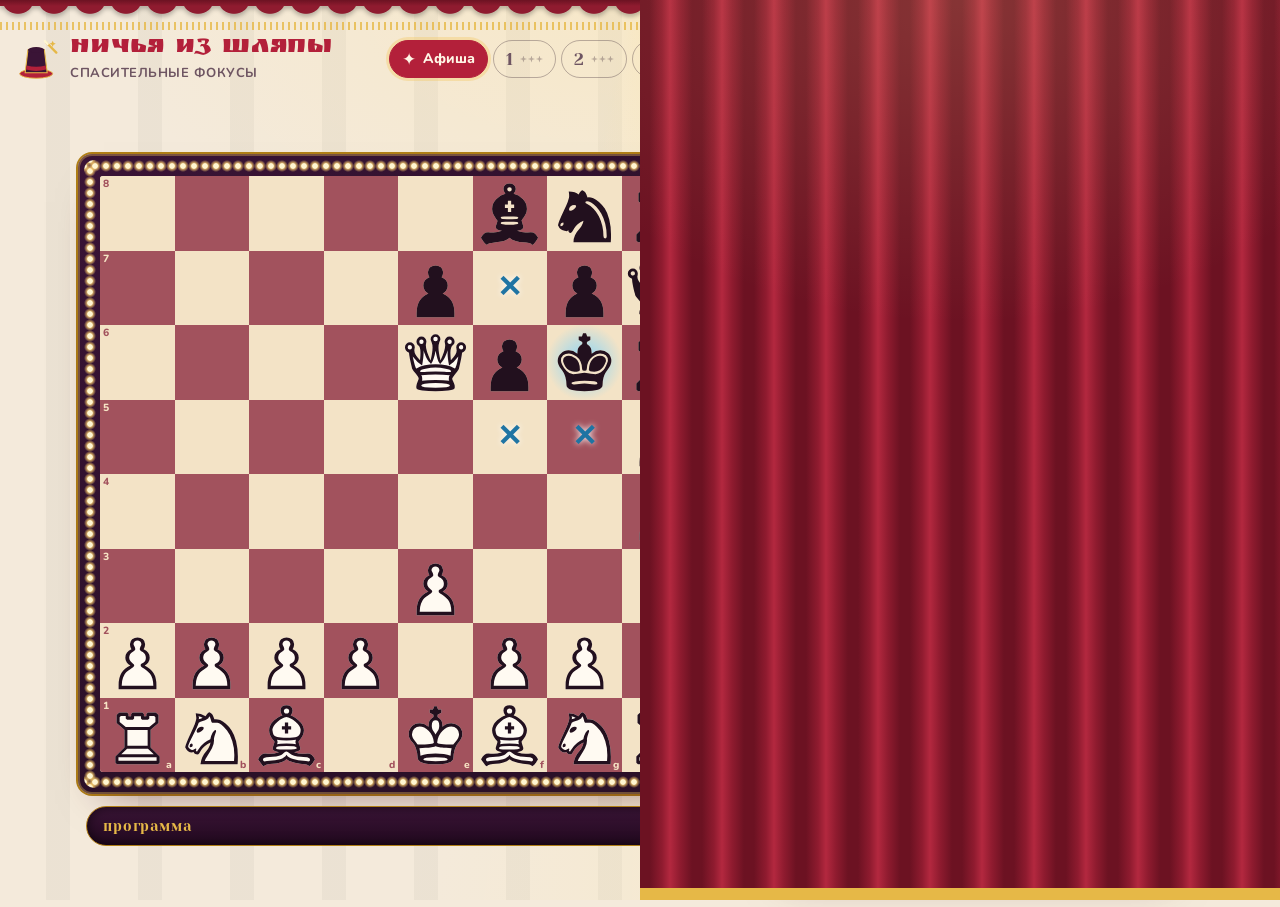
<file: zvezdnaya-akademiya/lessons/09-nichya-iz-shlyapy.html>
<!DOCTYPE html>
<html lang="ru">
<head>
<meta charset="utf-8">
<meta name="viewport" content="width=device-width, initial-scale=1">
<script>
/* Academy bridge: lets a lesson running inside «Звёздная академия» report stars per student.
   Standalone (no academy) the lesson behaves exactly as before: window.Academy.on === false. */
(function () {
  var L = 'L09';
  var embed = false;
  try { embed = !!window.ACADEMY_EMBED || /[?&]academy=1/.test(location.search); } catch (e) { embed = false; }
  if (embed && window.parent === window) embed = false;
  var roster = [], tablo = {}, subs = [];
  function post(m) { m.__academy = 1; m.lesson = L; try { window.parent.postMessage(m, '*'); } catch (e) { /* parent unreachable */ } }
  function emit() { subs.slice().forEach(function (f) { try { f(); } catch (e) { /* listener error */ } }); }
  var A = {
    on: embed,
    lesson: L,
    roster: function () { return roster; },
    tablo: function () { return tablo; },
    onRoster: function (f) { subs.push(f); },
    /* key: chapter id for 'best' (keeps the student's best result), or null for 'add' (adds up) */
    reward: function (key, n, label, mode) {
      if (!embed) return;
      n = Math.round(+n || 0); if (n <= 0) return;
      post({ type: 'reward', key: key, n: n, label: String(label || ''), mode: mode || 'best' });
    },
    points: function (id, d) {
      if (!embed) return;
      var was = tablo[id] || 0, now = Math.max(0, was + (Math.round(+d) || 0));
      if (now === was) return;
      tablo[id] = now; emit();
      post({ type: 'points', student: id, d: now - was });
    },
    addStudent: function (name) { if (embed) post({ type: 'add-student', name: String(name || '').slice(0, 40) }); },
    rename: function (id, name) { if (embed) post({ type: 'rename', student: id, name: String(name || '').slice(0, 40) }); },
    download: function (filename, data) { if (embed) post({ type: 'download', filename: filename, data: data }); },
    scores: function () {
      return {
        list: function () { return roster.map(function (s) { return { id: s.id, n: s.name, s: tablo[s.id] || 0 }; }); },
        sorted: function () { return this.list().sort(function (a, b) { return b.s - a.s; }); },
        isExample: function () { return false; },
        add: function (n) { A.addStudent(n); },
        inc: function (id, d) { A.points(id, d); },
        rename: function (id, n) { var r = roster.find(function (x) { return x.id === id; }); if (r) r.name = n; A.rename(id, n); },
        remove: function () {}, zero: function () {}, clear: function () {},
        on: function (f) { subs.push(function () { f(); }); }
      };
    }
  };
  window.Academy = A;
  if (!embed) return;
  document.documentElement.classList.add('academy');
  var st = document.createElement('style');
  st.textContent = '.academy #sc-zero,.academy #sc-clear,.academy .sc-row .x{display:none!important}.academy .sc-row{grid-template-columns:22px 1fr auto auto auto!important}';
  (document.head || document.documentElement).appendChild(st);
  window.addEventListener('message', function (e) {
    var d = e.data;
    if (!d || !d.__academy || e.source !== window.parent) return;
    if (d.type === 'roster') { roster = Array.isArray(d.students) ? d.students : []; tablo = d.tablo || {}; emit(); }
  });
  post({ type: 'hello' });
})();
</script>
<title>Ничья из шляпы</title>
<meta name="description" content="Шахматный урок-представление на 90 минут о спасительных ресурсах: пат, бешеная ладья, вечный шах, не тот слон и позиция Сааведры. Deep Blue — Каспаров, Эванс — Решевский и другие истории.">
<link rel="preconnect" href="https://fonts.googleapis.com">
<link rel="preconnect" href="https://fonts.gstatic.com" crossorigin>
<link href="https://fonts.googleapis.com/css2?family=Yeseva+One&family=Ruslan+Display&family=Nunito:wght@400;600;700;800&display=swap" rel="stylesheet">
<style>[hidden]{display:none!important}</style>
</head>
<body>
<style>
/* «Ничья из шляпы» — a magician's evening: velvet, gold, marquee bulbs, playing cards, stardust */
:root {
  --bg: #f4eadb;
  --bg-2: #ead9c2;
  --velvet: #8f1b2f;
  --velvet-2: #6c1222;
  --card: #fffaf1;
  --card-2: #f6ead6;
  --ink: #2a1426;
  --muted: #6e5562;
  --line: rgba(42, 20, 38, .14);
  --line-2: rgba(42, 20, 38, .3);
  --crimson: #b3203a;
  --crimson-soft: rgba(179, 32, 58, .12);
  --gold: #b07f16;
  --gold-hi: #e6b847;
  --gold-soft: rgba(176, 127, 22, .15);
  --ice: #1f74a3;
  --ice-soft: rgba(31, 116, 163, .14);
  --mint: #23774b;
  --mint-soft: rgba(35, 119, 75, .14);
  --plum: #5a2d82;
  --plum-soft: rgba(90, 45, 130, .12);
  --sq-l: #f3e3c6;
  --sq-d: #a2525d;
  --frame: #2b1028;
  --shadow: 0 22px 40px -26px rgba(70, 12, 30, .55);
  --f-head: 'Yeseva One', 'Georgia', serif;
  --f-show: 'Ruslan Display', 'Yeseva One', 'Georgia', serif;
  --f-body: 'Nunito', 'Trebuchet MS', 'Segoe UI', sans-serif;
  --bar: 66px;
}
@media (prefers-color-scheme: dark) {
  :root:not([data-theme="light"]) {
    color-scheme: dark;
    --bg: #14081a; --bg-2: #1e0d26; --velvet: #5e0f22; --velvet-2: #3d0816;
    --card: #fbf2e0; --card-2: #f0e1c6; --ink: #2a1426; --muted: #6e5562;
    --line: rgba(42, 20, 38, .14); --line-2: rgba(42, 20, 38, .3);
    --page-ink: #f5e7cf; --page-muted: #c2a9b8; --page-line: rgba(245, 231, 207, .16); --page-line-2: rgba(245, 231, 207, .32);
    --crimson: #b3203a; --gold: #a87710; --gold-hi: #f2c65a; --ice: #1f74a3; --mint: #23774b; --plum: #5a2d82;
    --sq-l: #f1dfbf; --sq-d: #93424f; --frame: #0d0410;
    --shadow: 0 26px 46px -22px rgba(0, 0, 0, .9);
  }
}
:root[data-theme="dark"] {
  color-scheme: dark;
  --bg: #14081a; --bg-2: #1e0d26; --velvet: #5e0f22; --velvet-2: #3d0816;
  --card: #fbf2e0; --card-2: #f0e1c6; --ink: #2a1426; --muted: #6e5562;
  --line: rgba(42, 20, 38, .14); --line-2: rgba(42, 20, 38, .3);
  --page-ink: #f5e7cf; --page-muted: #c2a9b8; --page-line: rgba(245, 231, 207, .16); --page-line-2: rgba(245, 231, 207, .32);
  --crimson: #b3203a; --gold: #a87710; --gold-hi: #f2c65a; --ice: #1f74a3; --mint: #23774b; --plum: #5a2d82;
  --sq-l: #f1dfbf; --sq-d: #93424f; --frame: #0d0410;
  --shadow: 0 26px 46px -22px rgba(0, 0, 0, .9);
}
*, *::before, *::after { box-sizing: border-box; }
html, body { height: 100%; }
body {
  margin: 0; color: var(--page-ink, var(--ink)); font-family: var(--f-body); font-size: 17px; line-height: 1.45; -webkit-font-smoothing: antialiased;
  background:
    conic-gradient(from 166deg at 50% -4%, transparent 0deg, rgba(255, 230, 160, .14) 14deg, transparent 28deg),
    radial-gradient(60% 45% at 50% 0%, rgba(255, 226, 150, .28), transparent 70%),
    repeating-linear-gradient(90deg, rgba(0, 0, 0, 0) 0 46px, rgba(0, 0, 0, .035) 46px 70px, rgba(0, 0, 0, 0) 70px 92px),
    var(--bg);
  background-attachment: fixed;
}
button { font: inherit; color: inherit; }
a { color: var(--ice); }
:focus-visible { outline: 2px solid var(--gold-hi); outline-offset: 2px; }
h1, h2, h3 { margin: 0; text-wrap: balance; font-weight: 400; }
p { margin: 0; }

/* stardust layer */
.dust { position: fixed; inset: 0; pointer-events: none; z-index: 0; opacity: .55;
  background-image:
    radial-gradient(1.6px 1.6px at 12% 22%, var(--gold-hi), transparent 60%),
    radial-gradient(1.2px 1.2px at 32% 68%, var(--gold-hi), transparent 60%),
    radial-gradient(1.8px 1.8px at 74% 18%, var(--gold-hi), transparent 60%),
    radial-gradient(1.2px 1.2px at 86% 62%, var(--gold-hi), transparent 60%),
    radial-gradient(1.4px 1.4px at 55% 88%, var(--gold-hi), transparent 60%),
    radial-gradient(1.2px 1.2px at 6% 82%, var(--gold-hi), transparent 60%),
    radial-gradient(1.5px 1.5px at 94% 90%, var(--gold-hi), transparent 60%);
  animation: twinkle 4.5s ease-in-out infinite alternate; }
.dust.b { background-position: 40px 70px; animation-delay: -2.2s; animation-duration: 5.5s; }
@keyframes twinkle { from { opacity: .15; } to { opacity: .7; } }

/* top drape */
.drape { position: fixed; left: 0; right: 0; top: 0; height: 26px; z-index: 30; pointer-events: none;
  background: radial-gradient(18px 16px at 18px 0, var(--velvet) 15px, transparent 16px) 0 0 / 36px 26px repeat-x;
  filter: drop-shadow(0 3px 2px rgba(0, 0, 0, .25)); }
.drape::after { content: ""; position: absolute; left: 0; right: 0; top: 0; height: 6px; background: linear-gradient(var(--velvet-2), var(--velvet)); }
.fringe { position: fixed; left: 0; right: 0; top: 0; height: 32px; z-index: 29; pointer-events: none;
  background: repeating-linear-gradient(90deg, var(--gold-hi) 0 2px, transparent 2px 6px); -webkit-mask: linear-gradient(transparent 22px, #000 22px 30px, transparent 30px); mask: linear-gradient(transparent 22px, #000 22px 30px, transparent 30px); opacity: .8; }

#app { position: relative; z-index: 1; min-height: 100%; display: grid; grid-template-rows: var(--bar) minmax(0, 1fr); padding: 26px 16px 0; }

/* ---------- opening curtain ---------- */
.curtain { position: fixed; inset: 0; z-index: 90; pointer-events: none; display: grid; grid-template-columns: 1fr 1fr; }
.curtain i { display: block; height: 100%;
  background: radial-gradient(120% 60% at 50% 0%, rgba(255, 210, 140, .18), transparent 60%), repeating-linear-gradient(90deg, var(--velvet-2) 0 10px, var(--velvet) 22px, #b3283f 30px, var(--velvet) 40px, var(--velvet-2) 52px);
  box-shadow: inset 0 -30px 0 -18px var(--gold-hi); transition: transform 1.25s cubic-bezier(.7, 0, .25, 1); }
.curtain.open i:first-child { transform: translateX(-102%); }
.curtain.open i:last-child { transform: translateX(102%); }
.curtain .bill { position: absolute; left: 50%; top: 50%; translate: -50% -50%; text-align: center; color: #fbe9c4; font-family: var(--f-show); font-size: clamp(30px, 6vw, 70px); letter-spacing: .04em; text-shadow: 0 3px 0 rgba(0, 0, 0, .35); transition: opacity .4s; white-space: nowrap; }
.curtain .bill small { display: block; font-family: var(--f-head); font-size: .32em; letter-spacing: .2em; opacity: .85; }
.curtain.open .bill { opacity: 0; }
.curtain.gone { display: none; }

/* ---------- header ---------- */
.bar { position: relative; display: grid; grid-template-columns: auto minmax(0, 1fr) auto; align-items: center; gap: 16px; }
.logo { display: flex; align-items: center; gap: 10px; }
.logo svg { width: 44px; height: 44px; flex: none; }
.logo b { font-family: var(--f-show); font-weight: 400; font-size: 26px; letter-spacing: .03em; line-height: 1; color: var(--page-ink, var(--crimson)); }
.logo span { display: block; font-size: 13px; color: var(--page-muted, var(--muted)); letter-spacing: .04em; font-weight: 700; text-transform: uppercase; margin-top: 3px; }
.tabs { display: flex; gap: 5px; overflow-x: auto; scrollbar-width: none; align-items: center; padding: 4px 2px; }
.tabs::-webkit-scrollbar { display: none; }
.tabs > :first-child { margin-left: auto; }
.tabs > :last-child { margin-right: auto; }
.tabs button { flex: none; height: 38px; min-width: 38px; border: 1.5px solid var(--page-line-2, var(--line-2)); background: transparent; border-radius: 19px; padding: 0 12px; cursor: pointer; font-family: var(--f-head); font-size: 17px; color: var(--page-muted, var(--muted)); display: flex; align-items: center; gap: 7px; white-space: nowrap; transition: background .2s, color .2s, border-color .2s; }
.tabs button .tl { font-family: var(--f-body); font-weight: 800; font-size: 14px; display: none; }
.tabs button .lv { display: inline-flex; gap: 1px; }
.tabs button .lv i { width: 7px; height: 7px; clip-path: polygon(50% 0, 62% 38%, 100% 50%, 62% 62%, 50% 100%, 38% 62%, 0 50%, 38% 38%); background: var(--page-line-2, var(--line-2)); }
.tabs button .lv i.on { background: var(--gold-hi); }
.tabs button:hover { color: var(--page-ink, var(--ink)); border-color: var(--gold-hi); }
.tabs button[aria-current="true"] { background: var(--crimson); color: #fff6e6; border-color: var(--crimson); box-shadow: 0 0 0 3px rgba(242, 198, 90, .35); }
.tabs button[aria-current="true"] .tl { display: inline; }
.tools { display: flex; align-items: center; gap: 8px; }
.stars { display: flex; align-items: center; gap: 6px; font-weight: 800; font-size: 15px; padding: 5px 12px 5px 8px; border: 1.5px solid var(--page-line-2, var(--line-2)); border-radius: 18px; white-space: nowrap; color: var(--page-muted, var(--muted)); }
.stars svg { width: 22px; height: 22px; color: var(--gold-hi); }
.stars b { font-family: var(--f-head); font-weight: 400; font-size: 20px; color: var(--page-ink, var(--ink)); }
.stars.bump svg { animation: spin .7s cubic-bezier(.2, 1.4, .4, 1); }
@keyframes spin { from { transform: rotate(-180deg) scale(.4); } to { transform: none; } }
.icon-btn { width: 36px; height: 36px; border-radius: 50%; border: 1.5px solid var(--page-line-2, var(--line-2)); background: transparent; cursor: pointer; display: grid; place-items: center; color: var(--page-muted, var(--muted)); }
.icon-btn:hover { color: var(--page-ink, var(--ink)); border-color: var(--gold-hi); }
.icon-btn svg { width: 18px; height: 18px; }
.icon-btn[aria-pressed="false"] { opacity: .5; }

/* ---------- stage ---------- */
.stage { --bs: min(calc(100vh - var(--bar) - 130px), 52vw, 640px); display: grid; grid-template-columns: var(--bs) minmax(300px, 450px); justify-content: center; align-items: center; gap: 34px; padding-block: 24px 22px; min-height: 0; position: relative; }
.board-col { width: var(--bs); display: flex; flex-direction: column; gap: 12px; }
.board-frame { width: 100%; aspect-ratio: 1; padding: 22px; position: relative; border-radius: 14px; box-shadow: var(--shadow), 0 0 0 2px var(--gold), inset 0 0 0 2px rgba(242, 198, 90, .35);
  background: linear-gradient(145deg, #3a1436, var(--frame) 60%); }
.board-frame::before, .board-frame::after { content: ""; position: absolute; inset: 6px; border-radius: 10px; pointer-events: none;
  --bulb: radial-gradient(circle, #fff6d2 0 2.4px, rgba(255, 210, 110, .75) 3.2px, rgba(255, 190, 80, 0) 6px);
  background: var(--bulb) 0 0 / 22px 12px repeat-x, var(--bulb) 0 100% / 22px 12px repeat-x, var(--bulb) 0 0 / 12px 22px repeat-y, var(--bulb) 100% 0 / 12px 22px repeat-y; }
.board-frame::after { background-position: 11px 0, 11px 100%, 0 11px, 100% 11px; animation: chase 1.1s steps(1) infinite; }
.board-frame::before { animation: chase 1.1s steps(1) infinite reverse; }
@keyframes chase { 0% { opacity: 1; } 50% { opacity: .18; } }
.board-frame.party::before, .board-frame.party::after { animation-duration: .28s; }
.board { position: relative; width: 100%; height: 100%; display: grid; grid-template-columns: repeat(8, 1fr); grid-template-rows: repeat(8, 1fr); user-select: none; -webkit-user-select: none; touch-action: none; overflow: hidden; background: var(--sq-l); border-radius: 3px; }
.sq { position: relative; display: grid; place-items: center; }
.sq.l { background: var(--sq-l); }
.sq.d { background: var(--sq-d); }
.board.clicky .sq { cursor: pointer; }
.sq.last::before, .sq.sel::before, .sq.check::before, .sq[data-mark]:not([data-mark=""])::before { content: ""; position: absolute; inset: 0; pointer-events: none; }
.sq.last::before { background: rgba(255, 214, 102, .42); }
.sq.sel::before { background: rgba(90, 45, 130, .4); }
.sq.check::before { background: radial-gradient(circle, rgba(230, 30, 50, .8), rgba(230, 30, 50, 0) 72%); }
.sq[data-mark="x"]::after { content: "✕"; position: absolute; inset: 0; display: grid; place-items: center; z-index: 3; font-weight: 800; font-size: clamp(16px, 3.4vmin, 30px); color: #b3203a; text-shadow: 0 0 6px #fff; animation: xin .35s cubic-bezier(.2, 1.5, .4, 1) backwards; animation-delay: calc(var(--i, 0) * 90ms); pointer-events: none; }
.sq[data-mark="xi"]::after { content: "✕"; position: absolute; inset: 0; display: grid; place-items: center; z-index: 3; font-weight: 800; font-size: clamp(16px, 3.4vmin, 30px); color: #1f74a3; text-shadow: 0 0 6px #fff; animation: xin .35s cubic-bezier(.2, 1.5, .4, 1) backwards; animation-delay: calc(var(--i, 0) * 90ms); pointer-events: none; }
@keyframes xin { from { transform: scale(2.2) rotate(-40deg); opacity: 0; } to { transform: none; opacity: 1; } }
.sq[data-mark="frozen"]::before { background: radial-gradient(circle, rgba(120, 210, 255, .9), rgba(120, 210, 255, 0) 72%); animation: frost 1.4s ease-in-out infinite alternate; }
.sq[data-mark="mated"]::before { background: radial-gradient(circle, rgba(230, 30, 50, .9), rgba(230, 30, 50, 0) 72%); }
@keyframes frost { from { filter: brightness(1); } to { filter: brightness(1.35) saturate(1.3); } }
.sq[data-mark="pick"]::before { box-shadow: inset 0 0 0 4px var(--plum); }
.sq[data-mark="gold"]::before { box-shadow: inset 0 0 0 4px var(--gold-hi); background: rgba(242, 198, 90, .3); }
.sq[data-mark="beamd"]::before { background: rgba(90, 45, 130, .45); animation: xin2 .45s ease-out backwards; animation-delay: calc(var(--i, 0) * 28ms); }
.sq[data-mark="beaml"]::before { background: rgba(242, 198, 90, .55); animation: xin2 .45s ease-out backwards; animation-delay: calc(var(--i, 0) * 28ms); }
@keyframes xin2 { from { opacity: 0; } }
.sq[data-mark="corner"]::before { box-shadow: inset 0 0 0 5px var(--gold-hi); animation: cornerp 1s ease-in-out infinite alternate; }
@keyframes cornerp { to { box-shadow: inset 0 0 0 9px var(--gold-hi); } }
.sq.dot::after { content: ""; position: absolute; width: 24%; height: 24%; border-radius: 50%; background: rgba(42, 20, 38, .4); pointer-events: none; }
.sq.cap::after { content: ""; position: absolute; inset: 6%; border-radius: 50%; border: 4px solid rgba(42, 20, 38, .4); pointer-events: none; }
.co { position: absolute; font-size: clamp(9px, 1.15vmin, 12px); line-height: 1; pointer-events: none; z-index: 1; font-weight: 800; }
.sq.l .co { color: #a2525d; }
.sq.d .co { color: #f6e3c4; }
.co-r { top: 3px; left: 3px; }
.co-f { bottom: 2px; right: 3px; }
.pc { width: 90%; height: 90%; position: relative; z-index: 2; pointer-events: none; }
.pc.anim { transition: transform .24s cubic-bezier(.3, .7, .4, 1); }
.pc.lift { opacity: .3; }
.pc.pop { animation: pop .35s cubic-bezier(.2, 1.4, .5, 1); }
.pc.vanish { animation: vanish .6s ease-in forwards; }
@keyframes pop { from { transform: scale(.3); opacity: 0; } to { transform: none; opacity: 1; } }
@keyframes vanish { 40% { transform: scale(1.15) rotate(8deg); opacity: 1; } to { transform: scale(.1) rotate(-30deg) translateY(-30%); opacity: 0; } }
.drag-ghost { position: fixed; z-index: 100; pointer-events: none; transform: translate(-50%, -50%) scale(1.08); }
.board .ov { position: absolute; inset: 0; width: 100%; height: 100%; pointer-events: none; z-index: 3; }
.ov .beam { animation: beam .5s ease-out backwards; }
@keyframes beam { from { opacity: 0; } }
.board-frame.flash-bad { animation: fbad .6s; }
@keyframes fbad { 30% { box-shadow: 0 0 0 6px #b3203a, var(--shadow); } }
.board-frame.flash-ok { animation: fok .8s; }
@keyframes fok { 30% { box-shadow: 0 0 0 6px var(--gold-hi), var(--shadow); } }
.promo { position: absolute; inset: 0; z-index: 5; background: rgba(20, 6, 22, .62); display: grid; place-items: center; }
.promo-box { display: flex; gap: 8px; padding: 10px; }
.promo-box button { width: 64px; height: 92px; border: 2px solid var(--gold-hi); background: linear-gradient(#fffaf0, #f2e2c4); border-radius: 8px; cursor: pointer; box-shadow: 0 8px 18px -8px rgba(0, 0, 0, .7); animation: dealin .35s cubic-bezier(.2, 1.3, .4, 1) backwards; transition: transform .15s; }
.promo-box button:nth-child(2) { animation-delay: .06s; }
.promo-box button:nth-child(3) { animation-delay: .12s; }
.promo-box button:nth-child(4) { animation-delay: .18s; }
.promo-box button:hover { transform: translateY(-6px) rotate(-2deg); }
.promo-box svg { width: 100%; height: 70%; }
@keyframes dealin { from { transform: translateY(40px) rotate(10deg); opacity: 0; } }

/* smoke puff and stardust */
.puff { position: fixed; z-index: 85; pointer-events: none; width: 10px; height: 10px; translate: -50% -50%; }
.puff i { position: absolute; left: 50%; top: 50%; width: var(--s); height: var(--s); margin: calc(var(--s) / -2); border-radius: 50%; background: radial-gradient(circle at 35% 35%, rgba(255, 255, 255, .95), rgba(214, 200, 228, .8) 45%, rgba(160, 140, 190, 0) 72%); animation: puff .9s ease-out forwards; animation-delay: var(--d); }
@keyframes puff { from { transform: translate(0, 0) scale(.2); opacity: .95; } to { transform: translate(var(--x), var(--y)) scale(1.4); opacity: 0; } }
#sparkle { position: fixed; inset: 0; width: 100%; height: 100%; pointer-events: none; z-index: 80; }

/* bulbs under the board: move list */
.marquee { position: relative; height: 40px; margin-inline: 8px; border-radius: 20px; background: linear-gradient(#3a1436, #22091f); border: 1.5px solid var(--gold); display: flex; align-items: center; overflow: hidden; padding-inline: 16px; font-size: 15px; color: #fbe9c4; white-space: nowrap; box-shadow: inset 0 0 12px rgba(0, 0, 0, .6); }
.marquee .tm { display: flex; gap: 11px; margin-left: auto; }
.marquee .n { color: #d9a441; margin-right: 2px; }
.marquee .lead { font-family: var(--f-head); color: var(--gold-hi); letter-spacing: .06em; font-size: 14px; }

/* ---------- card (playbill) ---------- */
.card { position: relative; background: var(--card); color: var(--ink); padding: 30px 26px 22px; box-shadow: var(--shadow), 0 0 0 1px var(--gold), 0 0 0 7px var(--card), 0 0 0 8px var(--gold); display: flex; flex-direction: column; gap: 14px; min-width: 0; border-radius: 4px; margin: 8px; }
.card > * { animation: rise .45s cubic-bezier(.2, .9, .3, 1) backwards; }
.card > :nth-child(2) { animation-delay: .05s; }
.card > :nth-child(3) { animation-delay: .1s; }
.card > :nth-child(4) { animation-delay: .15s; }
.card > :nth-child(n+5) { animation-delay: .2s; }
@keyframes rise { from { transform: translateY(10px); opacity: 0; } }
.card .corner { position: absolute; width: 22px; height: 22px; color: var(--gold); }
.card .corner.tl { left: 6px; top: 6px; }
.card .corner.tr { right: 6px; top: 6px; transform: scaleX(-1); }
.card .corner.bl { left: 6px; bottom: 6px; transform: scaleY(-1); }
.card .corner.br { right: 6px; bottom: 6px; transform: scale(-1); }
.kicker { font-size: 13px; letter-spacing: .1em; text-transform: uppercase; font-weight: 800; color: var(--muted); display: flex; justify-content: space-between; align-items: center; gap: 10px; }
.kicker b { color: var(--crimson); font-weight: 800; }
.title { font-family: var(--f-head); font-size: clamp(30px, 2.8vw, 40px); line-height: 1.04; color: var(--crimson); }
.task { font-size: 17px; line-height: 1.45; }
.task b { color: var(--crimson); }
.note { border-left: 3px solid var(--gold); padding: 2px 0 2px 12px; color: var(--muted); font-size: 16px; }
.note b { color: var(--ink); }
.controls { display: flex; flex-wrap: wrap; gap: 8px; }
.btn { display: inline-flex; align-items: center; justify-content: center; gap: 7px; border: 1.5px solid var(--ink); background: transparent; color: var(--ink); padding: 9px 17px; border-radius: 22px; cursor: pointer; font-weight: 800; font-size: 15px; line-height: 1.1; transition: background .15s, color .15s, transform .1s, box-shadow .15s; }
.btn:hover { background: var(--card-2); }
.btn:active { transform: translateY(1px); }
.btn:disabled { opacity: .4; cursor: default; }
.btn.primary { background: var(--crimson); border-color: var(--crimson); color: #fff6e6; box-shadow: 0 6px 14px -8px rgba(179, 32, 58, .9); }
.btn.primary:hover { background: #8f1b2f; }
.btn.hint { border-style: dashed; color: var(--plum); border-color: var(--plum); }
.btn.big { padding: 13px 24px; font-size: 16px; }
.btn.armed { background: var(--crimson); border-color: var(--crimson); color: #fff; }
.fb { min-height: 50px; display: flex; align-items: center; gap: 10px; padding: 9px 12px; background: var(--card-2); border-radius: 8px; font-size: 16px; }
.fb:empty { background: transparent; min-height: 0; padding: 0; }
.fb[data-type="ok"] { background: var(--mint-soft); }
.fb[data-type="bad"] { background: var(--crimson-soft); }
.fb[data-type="warn"] { background: var(--plum-soft); }
.fb[data-type="info"] { background: var(--ice-soft); }
.fb-mark { flex: none; width: 24px; height: 24px; display: grid; place-items: center; font-size: 13px; font-weight: 800; border: 1.5px solid currentColor; border-radius: 50%; }
.fb[data-type="ok"] .fb-mark { color: var(--mint); }
.fb[data-type="bad"] .fb-mark { color: var(--crimson); }
.fb[data-type="warn"] .fb-mark { color: var(--plum); }
.fb[data-type="info"] .fb-mark { color: var(--ice); }
.fb b { color: var(--crimson); }
.shake { animation: shake .35s; }
@keyframes shake { 20% { transform: translateX(-5px); } 45% { transform: translateX(5px); } 70% { transform: translateX(-2px); } 100% { transform: none; } }
.pips { display: flex; gap: 6px; }
.pips i { width: 14px; height: 14px; clip-path: polygon(50% 0, 62% 38%, 100% 50%, 62% 62%, 50% 100%, 38% 62%, 0 50%, 38% 38%); background: var(--line-2); }
.pips i.done { background: var(--gold); }
.pips i.miss { background: var(--crimson); }
.pips i.now { background: var(--ink); }

/* fact card (flip) */
.fact { perspective: 900px; }
.fact button { width: 100%; border: 0; padding: 0; background: none; cursor: pointer; text-align: left; }
.fact .inner { position: relative; display: grid; transition: transform .6s cubic-bezier(.3, .8, .3, 1); transform-style: preserve-3d; }
.fact.open .inner { transform: rotateY(180deg); }
.fact .face { grid-area: 1 / 1; backface-visibility: hidden; -webkit-backface-visibility: hidden; border-radius: 10px; padding: 12px 14px; }
.fact .front { background: radial-gradient(circle at 18px 50%, rgba(242, 198, 90, .35), transparent 40px), repeating-linear-gradient(45deg, #9c1a31 0 6px, #ad2139 6px 12px); color: #fff6e6; display: flex; align-items: center; gap: 12px; box-shadow: inset 0 0 0 2px var(--gold-hi), inset 0 0 0 5px #9c1a31, inset 0 0 0 6px rgba(242, 198, 90, .5); min-height: 56px; }
.fact .front svg { width: 30px; height: 30px; flex: none; color: var(--gold-hi); }
.fact .front b { font-family: var(--f-head); font-weight: 400; font-size: 19px; }
.fact .front span { font-size: 13px; opacity: .85; display: block; }
.fact .back { transform: rotateY(180deg); background: var(--card-2); border: 1.5px solid var(--gold); font-size: 14px; line-height: 1.4; }
.fact .back b { color: var(--crimson); }

/* playing-card answers */
.deck { display: grid; grid-template-columns: repeat(3, 1fr); gap: 10px; }
.deck.two { grid-template-columns: 1fr 1fr; }
.pcard { position: relative; aspect-ratio: 5 / 6.4; border-radius: 10px; border: 1.5px solid var(--line-2); background: linear-gradient(#fffdf8, #f6ead6); cursor: pointer; display: grid; place-items: center; align-content: center; gap: 2px; padding: 8px 4px; box-shadow: 0 10px 18px -14px rgba(42, 20, 38, .8); transition: transform .18s cubic-bezier(.2, 1.4, .4, 1), box-shadow .18s; }
.pcard:hover { transform: translateY(-5px) rotate(-1.5deg); box-shadow: 0 16px 22px -14px rgba(42, 20, 38, .8); }
.pcard .suit { font-size: 34px; line-height: 1; }
.pcard .lbl { font-family: var(--f-head); font-size: 19px; line-height: 1.05; text-align: center; }
.pcard small { font-size: 12px; color: var(--muted); text-align: center; line-height: 1.2; }
.pcard .pip { position: absolute; font-size: 13px; font-weight: 800; line-height: 1; }
.pcard .pip.a { left: 7px; top: 6px; }
.pcard .pip.b { right: 7px; bottom: 6px; transform: rotate(180deg); }
.pcard.red { color: var(--crimson); }
.pcard.blk { color: var(--ink); }
.pcard.ice { color: var(--ice); }
.pcard.right { background: linear-gradient(#f2fff6, #d7f1e0); border-color: var(--mint); box-shadow: 0 0 0 3px var(--mint-soft); animation: cardwin .6s cubic-bezier(.2, 1.4, .4, 1); }
.pcard.wrong { background: var(--crimson-soft); border-color: var(--crimson); animation: shake .35s; }
.pcard.dim { opacity: .45; }
.pcard:disabled { cursor: default; }
.pcard:disabled:hover { transform: none; }
@keyframes cardwin { 40% { transform: translateY(-10px) rotateY(180deg) scale(1.04); } to { transform: none; } }
.deck.two .pcard { aspect-ratio: auto; min-height: 88px; }

/* epoch cards (time machine) */
.epochs { display: grid; grid-template-columns: 1fr 1fr; gap: 8px; }
.epoch { perspective: 800px; }
.epoch .inner { position: relative; display: grid; transition: transform .6s cubic-bezier(.3, .8, .3, 1); transform-style: preserve-3d; }
.epoch.open .inner { transform: rotateY(180deg); }
.epoch .face { grid-area: 1 / 1; backface-visibility: hidden; -webkit-backface-visibility: hidden; border-radius: 10px; padding: 7px 10px; min-height: 70px; display: grid; gap: 4px; align-content: start; }
.epoch .front { background: var(--card-2); border: 1.5px solid var(--line-2); }
.epoch .front b { font-family: var(--f-head); font-weight: 400; font-size: 16px; color: var(--crimson); line-height: 1.05; }
.epoch .front .opts { display: flex; flex-wrap: wrap; gap: 4px; }
.epoch .front .opts button { border: 1px solid var(--line-2); background: var(--card); border-radius: 12px; padding: 3px 8px; font-size: 13px; font-weight: 700; cursor: pointer; }
.epoch .front .opts button:hover { border-color: var(--crimson); color: var(--crimson); }
.epoch .back { transform: rotateY(180deg); background: var(--ink); color: #fbe9c4; font-size: 13px; line-height: 1.32; display: block; }
.epoch .back b { font-family: var(--f-head); font-weight: 400; font-size: 16px; color: var(--gold-hi); display: block; margin-bottom: 2px; }
.epoch .back.ok { box-shadow: inset 0 0 0 3px #3fb47a; }
.epoch .back.no { box-shadow: inset 0 0 0 3px #e0485c; }

/* program (prologue) */
.program { list-style: none; padding: 0; margin: 0; display: grid; gap: 3px; counter-reset: n; }
.program li { display: grid; grid-template-columns: 26px 1fr auto; gap: 8px; align-items: baseline; font-size: 15px; border-bottom: 1px dotted var(--line-2); padding: 3px 0; }
.program li::before { counter-increment: n; content: counter(n); font-family: var(--f-head); color: var(--gold); font-size: 17px; }
.program li span { color: var(--muted); font-size: 13px; }
.tricks { display: flex; gap: 8px; flex-wrap: wrap; }
.prog { display: flex; flex-wrap: wrap; gap: 5px; }
.prog span { font-size: 12px; font-weight: 800; padding: 2px 8px; border-radius: 12px; background: var(--card-2); border: 1px solid var(--line); }
.prog span i { font-style: normal; color: var(--gold); margin-right: 4px; font-family: var(--f-head); }

/* juggler (perpetual) */
.juggler { display: flex; align-items: center; gap: 14px; padding: 8px 12px; border-radius: 10px; background: var(--card-2); }
.juggler svg { width: 78px; height: 70px; flex: none; overflow: visible; }
.juggler .ball { transform-box: view-box; opacity: 0; }
.juggler.on .ball { opacity: 1; }
.juggler.on .ball { animation: juggle 1.1s linear infinite; }
.juggler.on .ball:nth-of-type(2) { animation-delay: -.37s; }
.juggler.on .ball:nth-of-type(3) { animation-delay: -.73s; }
@keyframes juggle { 0% { transform: translate(-8px, 0); opacity: 0; } 10% { opacity: 1; } 30% { transform: translate(-18px, -36px); } 50% { transform: translate(0, -46px); } 70% { transform: translate(18px, -36px); } 90% { opacity: 1; } 100% { transform: translate(8px, 0); opacity: 0; } }
.juggler .lamps { display: flex; gap: 6px; }
.juggler .lamps i { width: 16px; height: 16px; border-radius: 50%; background: var(--line-2); box-shadow: inset 0 -2px 0 rgba(0, 0, 0, .15); transition: background .3s, box-shadow .3s; }
.juggler .lamps i.on { background: var(--gold-hi); box-shadow: 0 0 10px var(--gold-hi); }
.juggler p { font-size: 14px; color: var(--muted); }
.juggler p b { color: var(--ink); font-family: var(--f-head); font-weight: 400; font-size: 17px; display: block; }

/* hat & rabbit finish */
.finale { display: grid; grid-template-columns: 96px 1fr; gap: 14px; align-items: center; }
.hat { width: 96px; height: 110px; overflow: visible; }
.hat .rabbit { animation: rabbit 1s .35s cubic-bezier(.2, 1.5, .4, 1) backwards; }
@keyframes rabbit { from { transform: translateY(46px); } }
.hat .wand { transform-origin: 78px 20px; animation: wand .9s ease-in-out 2; }
@keyframes wand { 50% { transform: rotate(-24deg); } }
.starrow { display: flex; gap: 8px; }
.starrow svg { width: 44px; height: 44px; color: var(--gold-hi); filter: drop-shadow(0 2px 2px rgba(120, 70, 0, .35)); animation: starin .5s cubic-bezier(.2, 1.5, .5, 1) backwards; }
.starrow svg:nth-child(2) { animation-delay: .14s; }
.starrow svg:nth-child(3) { animation-delay: .28s; }
.starrow svg.off { color: var(--line-2); filter: none; }
@keyframes starin { from { transform: scale(.2) rotate(-120deg); opacity: 0; } }

/* seal on the board */
.seal { position: absolute; left: 50%; top: 50%; translate: -50% -50%; z-index: 6; pointer-events: none; font-family: var(--f-show); font-size: clamp(28px, 5vw, 58px); letter-spacing: .04em; color: #fff3d6; padding: 12px 30px 8px; white-space: nowrap; border-radius: 12px;
  background: radial-gradient(circle at 50% 30%, #c4314b, #7a1024); box-shadow: 0 0 0 3px var(--gold-hi), 0 0 0 7px rgba(122, 16, 36, .85), 0 20px 40px -10px rgba(0, 0, 0, .7); text-shadow: 0 2px 0 rgba(0, 0, 0, .3); animation: sealin .5s cubic-bezier(.2, 1.4, .4, 1), sealfade .8s 2.6s forwards; }
.seal.ice { background: radial-gradient(circle at 50% 30%, #3a9ccc, #135778); }
.seal.mint { background: radial-gradient(circle at 50% 30%, #35a36a, #145233); }
.seal small { display: block; font-family: var(--f-body); font-weight: 800; font-size: .26em; letter-spacing: .12em; text-transform: uppercase; opacity: .9; text-align: center; }
@keyframes sealin { from { transform: scale(2) rotate(-8deg); opacity: 0; } to { transform: none; opacity: 1; } }
@keyframes sealfade { to { opacity: .12; } }

.chips { display: flex; flex-wrap: wrap; gap: 6px; }
.chips span { font-size: 13px; font-weight: 800; padding: 4px 10px; border-radius: 14px; background: var(--card-2); }
.links { display: grid; gap: 6px; }
.links a, .links button { display: grid; gap: 1px; padding: 8px 16px; border: 1.5px solid var(--line-2); border-radius: 20px; text-decoration: none; color: var(--ink); font-weight: 800; font-size: 15px; background: transparent; cursor: pointer; text-align: left; }
.links a span, .links button span { color: var(--muted); font-weight: 600; font-size: 13px; }
.links a:hover, .links button:hover { border-color: var(--crimson); }
.recap { list-style: none; margin: 0; padding: 0; display: grid; gap: 6px; font-size: 15px; }
.recap li { display: grid; grid-template-columns: 28px 1fr; gap: 6px; align-items: start; }
.recap li i { font-style: normal; font-size: 20px; line-height: 1; text-align: center; }

.drawer { position: fixed; top: 0; right: 0; bottom: 0; width: min(380px, 100%); z-index: 95; background: var(--card); color: var(--ink); border-left: 3px solid var(--gold); padding: calc(20px + env(safe-area-inset-top, 0px)) 20px 20px; overflow-y: auto; transform: translateX(105%); transition: transform .25s ease; font-size: 16px; }
.drawer.open { transform: none; }
.drawer h3 { font-family: var(--f-head); font-size: 26px; margin-bottom: 10px; color: var(--crimson); }
.drawer ul { padding-left: 18px; margin: 0; display: grid; gap: 8px; color: var(--muted); }
.drawer .close { position: absolute; top: calc(14px + env(safe-area-inset-top, 0px)); right: 14px; color: var(--ink); border-color: var(--line-2); }

@media (max-width: 1180px) { .logo span { display: none; } }
@media (max-width: 980px) {
  #app { grid-template-rows: auto minmax(0, 1fr); }
  .bar { grid-template-columns: minmax(0, 1fr) auto; row-gap: 8px; }
  .tabs { grid-column: 1 / -1; order: 3; }
  .stage { --bs: min(100%, 560px); grid-template-columns: minmax(0, 1fr); justify-items: center; padding-top: 18px; }
  .board-col { width: 100%; max-width: 560px; }
  .card { width: calc(100% - 16px); max-width: 544px; }
}
@media (max-width: 520px) {
  #app { padding-top: 22px; }
  .logo { min-width: 0; gap: 7px; }
  .logo b { font-size: 18px; white-space: nowrap; }
  .logo svg { width: 34px; height: 34px; }
  .marquee .lead { display: none; }
  .stars { padding: 4px 9px 4px 6px; }
  .title { font-size: 28px; }
  .card { padding: 26px 16px 18px; }
  .board-frame { padding: 16px; border-radius: 10px; }
  .board-frame::before, .board-frame::after { inset: 4px; background-size: 16px 9px, 16px 9px, 9px 16px, 9px 16px; }
  .board-frame::after { background-position: 8px 0, 8px 100%, 0 8px, 100% 8px; }
  .tabs button { padding: 0 10px; font-size: 15px; height: 34px; min-width: 34px; }
  .tabs button .lv { display: none; }
  .pcard .suit { font-size: 26px; }
  .pcard .lbl { font-size: 16px; }
  .epochs { grid-template-columns: 1fr; }
  .finale { grid-template-columns: 70px 1fr; }
  .hat { width: 70px; height: 84px; }
}
@media (prefers-reduced-motion: reduce) { *, *::before, *::after { animation: none !important; transition: none !important; } .curtain { display: none; } }

</style>
<div class="dust" aria-hidden="true"></div><div class="dust b" aria-hidden="true"></div>
<div class="drape" aria-hidden="true"></div><div class="fringe" aria-hidden="true"></div>
<div id="app">
  <header class="bar">
    <div class="logo">
      <svg viewBox="0 0 48 48" aria-hidden="true">
        <ellipse cx="22" cy="40" rx="18" ry="5" style="fill:var(--crimson);stroke:var(--gold-hi)" stroke-width="1"/>
        <path d="M10 39 L13 14 Q22 10 31 14 L34 39 Z" style="fill:#3a1436;stroke:var(--gold-hi)" stroke-width="1.2"/>
        <ellipse cx="22" cy="14" rx="9" ry="3" style="fill:#3a1436"/>
        <path d="M11.6 31 Q22 34 32.4 31 L33 35.5 Q22 38.5 11 35.5 Z" style="fill:var(--crimson)"/>
        <path d="M33 6 L44 17" style="stroke:var(--gold-hi)" stroke-width="2.6" stroke-linecap="round"/>
        <path d="M31.5 4.5 L34.5 7.5" style="stroke:#fff6d2" stroke-width="2.6" stroke-linecap="round"/>
        <path d="M40 4 l1 2.4 2.4 1 -2.4 1 -1 2.4 -1 -2.4 -2.4 -1 2.4 -1z" style="fill:var(--gold-hi)"/>
      </svg>
      <div><b>Ничья из шляпы</b><span>спасительные фокусы</span></div>
    </div>
    <nav class="tabs" id="tabs" aria-label="Номера программы"></nav>
    <div class="tools">
      <span class="stars" id="stars" aria-live="polite"></span>
      <button type="button" class="icon-btn" id="soundBtn" aria-pressed="true" aria-label="Звук" title="Звук"><svg viewBox="0 0 24 24" aria-hidden="true"><path d="M4 9h4l5-4v14l-5-4H4z" fill="currentColor"/><path d="M16 8.5a5 5 0 0 1 0 7M18.5 6a8.5 8.5 0 0 1 0 12" fill="none" stroke="currentColor" stroke-width="1.8" stroke-linecap="round"/></svg></button>
      <button type="button" class="icon-btn" id="notesBtn" aria-label="Заметки ведущему" title="Заметки ведущему"><svg viewBox="0 0 24 24" aria-hidden="true"><path d="M6 3h9l4 4v14H6z" fill="none" stroke="currentColor" stroke-width="1.8" stroke-linejoin="round"/><path d="M9 11h7M9 15h7M9 7h4" stroke="currentColor" stroke-width="1.8" stroke-linecap="round"/></svg></button>
    </div>
  </header>
  <main class="stage">
    <div class="board-col">
      <div class="board-frame" id="frame"><div class="board" id="board"></div></div>
      <div class="marquee" aria-label="Ходы"><span class="lead">программа</span><span class="tm" id="tapeMoves"></span></div>
    </div>
    <section class="card" id="card" aria-live="polite"></section>
  </main>
</div>
<aside class="drawer" id="drawer" aria-label="Заметки ведущему">
  <button type="button" class="icon-btn close" id="drawerClose" aria-label="Закрыть"><svg viewBox="0 0 24 24" aria-hidden="true"><path d="M6 6l12 12M18 6L6 18" stroke="currentColor" stroke-width="2" stroke-linecap="round"/></svg></button>
  <h3>Ведущему</h3>
  <div id="notes"></div>
</aside>
<div class="curtain" id="curtain" aria-hidden="true"><i></i><i></i><div class="bill"><small>шахматный иллюзион</small>Ничья из шляпы</div></div>
<canvas id="sparkle" aria-hidden="true"></canvas>

<script>
/* Mini chess core: legal moves, SAN (EN/RU), FEN. Written for this lesson page. */
(function (root) {
  'use strict';
  var FILES = 'abcdefgh';
  var START = 'rnbqkbnr/pppppppp/8/8/8/8/PPPPPPPP/RNBQKBNR w KQkq - 0 1';
  var KN = [[1,2],[2,1],[2,-1],[1,-2],[-1,-2],[-2,-1],[-2,1],[-1,2]];
  var KG = [[1,0],[1,1],[0,1],[-1,1],[-1,0],[-1,-1],[0,-1],[1,-1]];
  var BD = [[1,1],[1,-1],[-1,1],[-1,-1]];
  var RD = [[1,0],[-1,0],[0,1],[0,-1]];
  function sqName(i) { return FILES[i & 7] + ((i >> 3) + 1); }
  function sqIndex(s) { return (s.charCodeAt(0) - 97) + (parseInt(s[1], 10) - 1) * 8; }
  function colorOf(p) { return p ? (p === p.toUpperCase() ? 'w' : 'b') : null; }
  function on(f, r) { return f >= 0 && f < 8 && r >= 0 && r < 8; }

  function Position(fen) { this.load(fen || START); }
  Position.prototype.load = function (fen) {
    var parts = fen.trim().split(/\s+/);
    var rows = parts[0].split('/');
    if (rows.length !== 8) throw new Error('Bad FEN: ' + fen);
    this.board = new Array(64).fill('');
    for (var r = 0; r < 8; r++) {
      var f = 0;
      for (var k = 0; k < rows[r].length; k++) {
        var ch = rows[r][k];
        if (ch >= '1' && ch <= '8') f += +ch;
        else { this.board[(7 - r) * 8 + f] = ch; f++; }
      }
      if (f !== 8) throw new Error('Bad FEN row: ' + rows[r]);
    }
    this.turn = parts[1] || 'w';
    this.castling = parts[2] && parts[2] !== '-' ? parts[2] : '';
    this.ep = parts[3] && parts[3] !== '-' ? sqIndex(parts[3]) : -1;
    this.half = parseInt(parts[4] || '0', 10);
    this.full = parseInt(parts[5] || '1', 10);
    this.hist = [];
    return this;
  };
  Position.prototype.clone = function () { return new Position(this.fen()); };
  Position.prototype.fen = function () {
    var s = '';
    for (var r = 7; r >= 0; r--) {
      var e = 0;
      for (var f = 0; f < 8; f++) {
        var p = this.board[r * 8 + f];
        if (!p) e++; else { if (e) { s += e; e = 0; } s += p; }
      }
      if (e) s += e;
      if (r) s += '/';
    }
    return s + ' ' + this.turn + ' ' + (this.castling || '-') + ' ' + (this.ep >= 0 ? sqName(this.ep) : '-') + ' ' + this.half + ' ' + this.full;
  };
  Position.prototype.get = function (sq) { return this.board[typeof sq === 'string' ? sqIndex(sq) : sq]; };
  Position.prototype.kingSq = function (c) {
    var k = c === 'w' ? 'K' : 'k';
    for (var i = 0; i < 64; i++) if (this.board[i] === k) return i;
    return -1;
  };
  Position.prototype.attacked = function (sq, by) {
    var b = this.board, f = sq & 7, r = sq >> 3, i, d, ff, rr, p;
    var W = by === 'w';
    // pawns
    var pr = W ? r - 1 : r + 1, pp = W ? 'P' : 'p';
    if (on(f - 1, pr) && b[pr * 8 + f - 1] === pp) return true;
    if (on(f + 1, pr) && b[pr * 8 + f + 1] === pp) return true;
    var n = W ? 'N' : 'n', kk = W ? 'K' : 'k';
    for (i = 0; i < 8; i++) {
      ff = f + KN[i][0]; rr = r + KN[i][1];
      if (on(ff, rr) && b[rr * 8 + ff] === n) return true;
      ff = f + KG[i][0]; rr = r + KG[i][1];
      if (on(ff, rr) && b[rr * 8 + ff] === kk) return true;
    }
    var q = W ? 'Q' : 'q', rk = W ? 'R' : 'r', bs = W ? 'B' : 'b';
    for (i = 0; i < 4; i++) {
      d = RD[i]; ff = f + d[0]; rr = r + d[1];
      while (on(ff, rr)) { p = b[rr * 8 + ff]; if (p) { if (p === q || p === rk) return true; break; } ff += d[0]; rr += d[1]; }
      d = BD[i]; ff = f + d[0]; rr = r + d[1];
      while (on(ff, rr)) { p = b[rr * 8 + ff]; if (p) { if (p === q || p === bs) return true; break; } ff += d[0]; rr += d[1]; }
    }
    return false;
  };
  Position.prototype.inCheck = function (c) {
    c = c || this.turn;
    var k = this.kingSq(c);
    return k >= 0 && this.attacked(k, c === 'w' ? 'b' : 'w');
  };
  Position.prototype.pseudo = function () {
    var mv = [], b = this.board, us = this.turn, them = us === 'w' ? 'b' : 'w';
    var s, p, t, f, r, i, d, ff, rr, to, q;
    function pawnAdd(from, to, pc, cap) {
      if ((to >> 3) === 7 || (to >> 3) === 0) {
        ['q', 'r', 'b', 'n'].forEach(function (pr) { mv.push({ from: from, to: to, piece: pc, captured: cap || '', promotion: pr, flags: cap ? 'cp' : 'p' }); });
      } else mv.push({ from: from, to: to, piece: pc, captured: cap || '', flags: cap ? 'c' : 'n' });
    }
    for (s = 0; s < 64; s++) {
      p = b[s]; if (!p || colorOf(p) !== us) continue;
      t = p.toLowerCase(); f = s & 7; r = s >> 3;
      if (t === 'p') {
        var dir = us === 'w' ? 1 : -1, r1 = r + dir;
        if (r1 < 0 || r1 > 7) continue;
        to = r1 * 8 + f;
        if (!b[to]) {
          pawnAdd(s, to, p, '');
          if (r === (us === 'w' ? 1 : 6) && !b[(r + 2 * dir) * 8 + f]) mv.push({ from: s, to: (r + 2 * dir) * 8 + f, piece: p, captured: '', flags: 'b' });
        }
        for (var df = -1; df <= 1; df += 2) {
          ff = f + df; if (ff < 0 || ff > 7) continue;
          to = r1 * 8 + ff; q = b[to];
          if (q && colorOf(q) === them) pawnAdd(s, to, p, q);
          else if (!q && to === this.ep) mv.push({ from: s, to: to, piece: p, captured: us === 'w' ? 'p' : 'P', flags: 'e' });
        }
      } else if (t === 'n' || t === 'k') {
        var offs = t === 'n' ? KN : KG;
        for (i = 0; i < 8; i++) {
          ff = f + offs[i][0]; rr = r + offs[i][1];
          if (!on(ff, rr)) continue;
          to = rr * 8 + ff; q = b[to];
          if (!q) mv.push({ from: s, to: to, piece: p, captured: '', flags: 'n' });
          else if (colorOf(q) === them) mv.push({ from: s, to: to, piece: p, captured: q, flags: 'c' });
        }
      } else {
        var dirs = t === 'b' ? BD : t === 'r' ? RD : BD.concat(RD);
        for (i = 0; i < dirs.length; i++) {
          d = dirs[i]; ff = f + d[0]; rr = r + d[1];
          while (on(ff, rr)) {
            to = rr * 8 + ff; q = b[to];
            if (!q) mv.push({ from: s, to: to, piece: p, captured: '', flags: 'n' });
            else { if (colorOf(q) === them) mv.push({ from: s, to: to, piece: p, captured: q, flags: 'c' }); break; }
            ff += d[0]; rr += d[1];
          }
        }
      }
    }
    // castling
    var c = this.castling;
    if (us === 'w') {
      if (c.indexOf('K') >= 0 && b[4] === 'K' && b[7] === 'R' && !b[5] && !b[6] && !this.attacked(4, 'b') && !this.attacked(5, 'b') && !this.attacked(6, 'b'))
        mv.push({ from: 4, to: 6, piece: 'K', captured: '', flags: 'k' });
      if (c.indexOf('Q') >= 0 && b[4] === 'K' && b[0] === 'R' && !b[1] && !b[2] && !b[3] && !this.attacked(4, 'b') && !this.attacked(3, 'b') && !this.attacked(2, 'b'))
        mv.push({ from: 4, to: 2, piece: 'K', captured: '', flags: 'q' });
    } else {
      if (c.indexOf('k') >= 0 && b[60] === 'k' && b[63] === 'r' && !b[61] && !b[62] && !this.attacked(60, 'w') && !this.attacked(61, 'w') && !this.attacked(62, 'w'))
        mv.push({ from: 60, to: 62, piece: 'k', captured: '', flags: 'k' });
      if (c.indexOf('q') >= 0 && b[60] === 'k' && b[56] === 'r' && !b[57] && !b[58] && !b[59] && !this.attacked(60, 'w') && !this.attacked(59, 'w') && !this.attacked(58, 'w'))
        mv.push({ from: 60, to: 58, piece: 'k', captured: '', flags: 'q' });
    }
    return mv;
  };
  Position.prototype.make = function (m) {
    var b = this.board, us = this.turn;
    var u = { m: m, castling: this.castling, ep: this.ep, half: this.half, full: this.full, cap: b[m.to], epSq: -1 };
    b[m.to] = m.promotion ? (us === 'w' ? m.promotion.toUpperCase() : m.promotion) : b[m.from];
    b[m.from] = '';
    if (m.flags === 'e') { u.epSq = m.to + (us === 'w' ? -8 : 8); b[u.epSq] = ''; }
    if (m.flags === 'k') { if (us === 'w') { b[5] = b[7]; b[7] = ''; } else { b[61] = b[63]; b[63] = ''; } }
    if (m.flags === 'q') { if (us === 'w') { b[3] = b[0]; b[0] = ''; } else { b[59] = b[56]; b[56] = ''; } }
    var c = this.castling;
    if (m.piece === 'K') c = c.replace('K', '').replace('Q', '');
    if (m.piece === 'k') c = c.replace('k', '').replace('q', '');
    [m.from, m.to].forEach(function (sq) {
      if (sq === 0) c = c.replace('Q', ''); if (sq === 7) c = c.replace('K', '');
      if (sq === 56) c = c.replace('q', ''); if (sq === 63) c = c.replace('k', '');
    });
    this.castling = c;
    this.ep = m.flags === 'b' ? (m.from + m.to) >> 1 : -1;
    this.half = (m.piece === 'P' || m.piece === 'p' || u.cap || m.flags === 'e') ? 0 : this.half + 1;
    if (us === 'b') this.full++;
    this.turn = us === 'w' ? 'b' : 'w';
    this.hist.push(u);
  };
  Position.prototype.unmake = function () {
    var u = this.hist.pop(); if (!u) return null;
    var m = u.m, b = this.board;
    this.turn = this.turn === 'w' ? 'b' : 'w';
    var us = this.turn;
    b[m.from] = m.piece; b[m.to] = u.cap;
    if (m.flags === 'e') b[u.epSq] = us === 'w' ? 'p' : 'P';
    if (m.flags === 'k') { if (us === 'w') { b[7] = b[5]; b[5] = ''; } else { b[63] = b[61]; b[61] = ''; } }
    if (m.flags === 'q') { if (us === 'w') { b[0] = b[3]; b[3] = ''; } else { b[56] = b[59]; b[59] = ''; } }
    this.castling = u.castling; this.ep = u.ep; this.half = u.half; this.full = u.full;
    return m;
  };
  Position.prototype.moves = function () {
    var us = this.turn, them = us === 'w' ? 'b' : 'w', out = [], ps = this.pseudo();
    for (var i = 0; i < ps.length; i++) {
      this.make(ps[i]);
      var k = this.kingSq(us);
      if (k >= 0 && !this.attacked(k, them)) out.push(ps[i]);
      this.unmake();
    }
    return out;
  };
  Position.prototype.status = function () {
    var n = this.moves().length, chk = this.inCheck();
    if (n === 0) return chk ? 'mate' : 'stalemate';
    return chk ? 'check' : 'normal';
  };
  Position.prototype.san = function (m, legal) {
    legal = legal || this.moves();
    var s;
    if (m.flags === 'k') s = 'O-O';
    else if (m.flags === 'q') s = 'O-O-O';
    else {
      var T = m.piece.toUpperCase();
      if (T === 'P') {
        s = (m.captured ? FILES[m.from & 7] + 'x' : '') + sqName(m.to);
        if (m.promotion) s += '=' + m.promotion.toUpperCase();
      } else {
        var others = legal.filter(function (o) { return o.piece === m.piece && o.to === m.to && o.from !== m.from; });
        var dis = '';
        if (others.length) {
          var sameFile = others.some(function (o) { return (o.from & 7) === (m.from & 7); });
          var sameRank = others.some(function (o) { return (o.from >> 3) === (m.from >> 3); });
          if (!sameFile) dis = FILES[m.from & 7];
          else if (!sameRank) dis = String((m.from >> 3) + 1);
          else dis = sqName(m.from);
        }
        s = T + dis + (m.captured ? 'x' : '') + sqName(m.to);
      }
    }
    this.make(m);
    var st = this.status();
    this.unmake();
    if (st === 'mate') s += '#'; else if (st === 'check') s += '+';
    return s;
  };
  function normSan(s) {
    return String(s).replace(/[+#!?\s]/g, '').replace(/0/g, 'O').replace(/^([a-h][18])([QRBN])$/, '$1=$2').replace(/^([a-h]x[a-h][18])([QRBN])$/, '$1=$2');
  }
  Position.prototype.findMove = function (x) {
    var legal = this.moves(), i;
    if (typeof x === 'object') {
      for (i = 0; i < legal.length; i++) {
        var m = legal[i];
        if (m.from === x.from && m.to === x.to && (m.promotion || '') === (x.promotion || '')) return m;
      }
      return null;
    }
    var str = String(x).trim();
    if (/^[a-h][1-8][a-h][1-8][qrbn]?$/.test(str)) {
      return this.findMove({ from: sqIndex(str.slice(0, 2)), to: sqIndex(str.slice(2, 4)), promotion: str[4] || '' });
    }
    var want = normSan(str);
    for (i = 0; i < legal.length; i++) if (normSan(this.san(legal[i], legal)) === want) return legal[i];
    return null;
  };
  Position.prototype.play = function (x) {
    var m = this.findMove(x);
    if (!m) return null;
    var s = this.san(m);
    this.make(m);
    return { from: m.from, to: m.to, piece: m.piece, captured: m.captured, promotion: m.promotion || '', flags: m.flags, san: s, uci: sqName(m.from) + sqName(m.to) + (m.promotion || '') };
  };
  Position.prototype.perft = function (d) {
    if (d === 0) return 1;
    var ms = this.moves(), n = 0;
    if (d === 1) return ms.length;
    for (var i = 0; i < ms.length; i++) { this.make(ms[i]); n += this.perft(d - 1); this.unmake(); }
    return n;
  };
  var RU = { K: 'Кр', Q: 'Ф', R: 'Л', B: 'С', N: 'К' };
  function sanToRu(s) {
    if (!s) return s;
    if (s.indexOf('O-O') === 0) return s.replace(/O/g, '0');
    return s.replace(/^([KQRBN])/, function (a) { return RU[a]; })
            .replace('x', ':')
            .replace(/=([QRBN])/, function (a, p) { return RU[p]; });
  }
  var api = { Position: Position, sqName: sqName, sqIndex: sqIndex, colorOf: colorOf, sanToRu: sanToRu, START: START };
  if (typeof module !== 'undefined' && module.exports) module.exports = api;
  else root.ChessCore = api;
})(this);

</script>
<script>
window.PIECE_PATHS = {"wK":{"f":"M33.1 14.3Q33.8 14.3 34.9 14.6Q36 14.9 37.3 15.6Q38.6 16.3 39.5 17.8Q40.5 19.4 40.5 21.4Q40.5 23 39.9 24.2Q39.3 25.5 38.5 26.5Q37.7 27.5 36.8 28.7Q36 30 35.3 32.3Q34.6 34.6 34.5 37.8Q34.4 41.8 22.5 41.8Q10.7 41.8 10.5 37.8Q10.3 33.7 9.3 31Q8.3 28.4 7.3 27.4Q6.3 26.5 5.4 25Q4.5 23.5 4.5 21.4Q4.5 19.3 5.5 17.8Q6.4 16.2 7.7 15.5Q9 14.8 10.1 14.5Q11.2 14.3 12 14.3Q14.9 14.3 17.8 16.6Q17.8 13.8 18.4 12.6Q18.9 11.5 21.1 10V8.6L18.6 7.2V5.1H20.8L21.6 2.8H23.4L24.2 5.1H26.4V7.2L23.9 8.6V10Q26.1 11.4 26.6 12.7Q27.2 14 27.2 16.6Q28 15.8 29.6 15Q31.3 14.3 33.1 14.3ZM22.5 21.8Q22.9 21.2 23.5 20.2Q24.2 19.2 24.4 18.8Q24.6 18.4 24.8 17.6Q25 16.8 25 15.7Q25 12.2 22.6 12.2Q20 12.2 20 15.7Q20 16.8 20.2 17.6Q20.4 18.4 20.6 18.8Q20.8 19.2 21.5 20.2Q22.1 21.2 22.5 21.8ZM33.1 16.4Q30.1 16.4 27.1 19.4Q24 22.4 23.6 27.2Q23.6 28.6 34.4 28.6Q34.5 28.5 35.8 26.9Q37 25.4 37.7 24.1Q38.3 22.8 38.3 21.7Q38.3 19.4 36.8 17.9Q35.3 16.4 33.1 16.4ZM33.3 31Q31.6 30.9 29.6 30.7Q27.7 30.6 26.9 30.5Q26.1 30.4 25.1 30.3Q24.2 30.2 23.6 30.1Q23.1 30 22.5 29.7Q21.8 30 20.8 30.2Q19.8 30.4 19 30.5Q18.2 30.6 15.8 30.7Q13.4 30.9 11.7 31Q12.2 33.2 12.4 36Q16.5 34.6 22.5 34.6Q28.6 34.6 32.6 36Q32.8 33 33.3 31ZM11.9 16.4Q9.8 16.4 8.2 17.9Q6.7 19.4 6.7 21.7Q6.7 22.6 7.1 23.6Q7.6 24.6 8.1 25.3Q8.6 26 9.5 27.1Q10.3 28.2 10.6 28.6Q21.4 28.6 21.4 27.2Q21 22.4 18 19.4Q14.9 16.4 11.9 16.4ZM22.6 37Q14.3 37 14.3 38.6Q14.3 39.1 17.1 39.4Q20 39.7 22.5 39.7Q30.7 39.7 30.7 38.6Q30.7 37 22.6 37Z","s":"M33.1 14.3Q33.8 14.3 34.9 14.6Q36 14.9 37.3 15.6Q38.6 16.3 39.5 17.8Q40.5 19.4 40.5 21.4Q40.5 23 39.9 24.2Q39.3 25.5 38.5 26.5Q37.7 27.5 36.8 28.7Q36 30 35.3 32.3Q34.6 34.6 34.5 37.8Q34.4 41.8 22.5 41.8Q10.7 41.8 10.5 37.8Q10.3 33.7 9.3 31Q8.3 28.4 7.3 27.4Q6.3 26.5 5.4 25Q4.5 23.5 4.5 21.4Q4.5 19.3 5.5 17.8Q6.4 16.2 7.7 15.5Q9 14.8 10.1 14.5Q11.2 14.3 12 14.3Q14.9 14.3 17.8 16.6Q17.8 13.8 18.4 12.6Q18.9 11.5 21.1 10V8.6L18.6 7.2V5.1H20.8L21.6 2.8H23.4L24.2 5.1H26.4V7.2L23.9 8.6V10Q26.1 11.4 26.6 12.7Q27.2 14 27.2 16.6Q28 15.8 29.6 15Q31.3 14.3 33.1 14.3Z"},"wQ":{"f":"M22.5 28.5Q25.7 28.5 28.5 28.7Q31.4 28.9 31.8 28.9Q32.5 28.9 32.7 28.8Q32.9 28.7 32.9 28.4Q32.9 27.2 29.3 26.6Q25.6 25.9 22.5 25.9Q19.4 25.9 15.8 26.6Q12.2 27.2 12.2 28.4Q12.2 28.7 12.3 28.8Q12.5 28.9 13.2 28.9Q13.3 28.9 16.8 28.7Q20.3 28.5 22.5 28.5ZM32.1 31.1Q27.5 30.6 22.5 30.6Q17.4 30.6 12.9 31.1Q13.6 31.7 13.6 33.5Q13.6 34.6 13.3 34.8Q16.9 34.2 22.5 34.2Q28.2 34.2 31.8 34.8Q31.4 34.6 31.4 33.5Q31.4 31.7 32.1 31.1ZM32.2 37.9Q32.2 36.2 22.5 36.2Q12.9 36.2 12.9 37.9Q12.9 39.4 22.5 39.4Q32.2 39.4 32.2 37.9ZM22.5 5.2Q21 5.2 21 6.7Q21 8.2 22.5 8.2Q24 8.2 24 6.7Q24 5.2 22.5 5.2ZM20.5 12.5Q20.5 10.5 19.8 8.8Q19.2 7.1 19.2 6.8Q19.2 5.5 20.2 4.5Q21.2 3.5 22.5 3.5Q23.9 3.5 24.8 4.5Q25.8 5.5 25.8 6.8Q25.8 7.1 25.1 8.8Q24.5 10.5 24.5 12.5Q24.5 15.4 25.8 21.1Q29 14.4 29 10.9Q29 10.6 28.8 9.6Q28.6 8.6 28.6 8.4Q28.6 7 29.6 6Q30.5 5.1 31.9 5.1Q33.3 5.1 34.3 6Q35.3 7 35.3 8.4Q35.3 9.5 34.9 10.1Q34.4 10.7 33.9 11Q33.4 11.3 33 12.6Q32.5 13.8 32.5 16Q32.5 17.6 32.8 21Q36.7 17 36.7 14.5Q36.7 14.5 36.6 14Q36.6 13.5 36.5 12.9Q36.4 12.4 36.4 12.2Q36.4 10.9 37.4 9.9Q38.4 8.9 39.7 8.9Q41 8.9 42 9.9Q43 10.9 43 12.2Q43 14.7 40.3 15.9Q40.2 18.3 38.2 26.6Q38.2 27.1 36 29.8Q33.7 32.6 33.7 33.4Q33.7 33.9 34.6 35.7Q35.4 37.4 35.4 38.5V39.4Q35.4 40.8 31.1 41.3Q26.8 41.8 22.5 41.8Q17.7 41.8 13.6 41.3Q9.6 40.7 9.6 39.4V38.5Q9.6 37.3 10.4 35.5Q11.2 33.8 11.2 33.4Q11.2 32.2 9.3 30Q7.4 27.9 6.8 26.6Q4.8 18.4 4.7 15.9Q2 14.7 2 12.2Q2 10.9 3 9.9Q4 8.9 5.3 8.9Q6.6 8.9 7.6 9.9Q8.6 10.9 8.6 12.2Q8.6 12.3 8.4 13.4Q8.3 14.4 8.3 14.5Q8.3 17.2 12.1 21Q12.4 18.4 12.4 16Q12.4 13.9 12 12.6Q11.6 11.3 11 11Q10.5 10.7 10.1 10Q9.7 9.4 9.7 8.4Q9.7 7 10.7 6Q11.7 5.1 13 5.1Q14.4 5.1 15.4 6Q16.4 7 16.4 8.4Q16.4 8.4 16.2 9.5Q16 10.6 16 10.9Q16 14.3 19.2 21.1Q20.5 15.7 20.5 12.5ZM39.7 10.8Q39.1 10.8 38.7 11.2Q38.2 11.6 38.2 12.2Q38.2 12.9 38.7 13.3Q39.1 13.8 39.7 13.8Q41.1 13.8 41.1 12.2Q41.1 10.8 39.7 10.8ZM31.9 7Q31.3 7 30.9 7.5Q30.5 7.9 30.5 8.5Q30.5 9.1 30.9 9.5Q31.3 10 31.9 10Q33.4 10 33.4 8.5Q33.4 7 31.9 7ZM13 7Q11.6 7 11.6 8.5Q11.6 10 13 10Q14.5 10 14.5 8.5Q14.5 7 13 7ZM5.3 10.8Q3.8 10.8 3.8 12.2Q3.8 13.8 5.3 13.8Q6.7 13.8 6.7 12.2Q6.7 11.6 6.3 11.2Q5.8 10.8 5.3 10.8ZM22.5 14.6Q22 17.9 21.3 19.7Q20.7 21.6 20.2 22.4Q19.6 23.1 19.5 23.6Q19.2 23.3 18.5 22.4Q17.8 21.6 17.6 21.3Q17.4 21 16.9 20.3Q16.4 19.5 16.1 18.8Q15.8 18.1 15.4 16.9Q14.9 15.7 14.3 14.2Q14.5 15 14.5 15.9Q14.5 18.7 13.5 24.5Q10.3 22.6 7.2 18.5Q8.7 25.5 9.4 26.3Q9.5 26.5 9.7 26.5Q14.5 23.7 22.5 23.7Q30.6 23.7 35.4 26.5Q36.5 26.2 37.8 18.5Q34.7 22.7 31.6 24.5Q30.6 19.4 30.6 16.4Q30.6 15.6 30.7 14.2Q29.8 16.9 28.9 18.8Q28 20.7 27.4 21.3Q26.9 22 26.3 22.6Q25.8 23.1 25.6 23.6Q25.3 23.1 24.8 22.4Q24.4 21.7 24.3 21.4Q24.2 21.1 23.9 20.3Q23.6 19.4 23.3 18.1Q23 16.9 22.5 14.6Z","s":"M20.5 12.5Q20.5 10.5 19.8 8.8Q19.2 7.1 19.2 6.8Q19.2 5.5 20.2 4.5Q21.2 3.5 22.5 3.5Q23.9 3.5 24.8 4.5Q25.8 5.5 25.8 6.8Q25.8 7.1 25.1 8.8Q24.5 10.5 24.5 12.5Q24.5 15.4 25.8 21.1Q29 14.4 29 10.9Q29 10.6 28.8 9.6Q28.6 8.6 28.6 8.4Q28.6 7 29.6 6Q30.5 5.1 31.9 5.1Q33.3 5.1 34.3 6Q35.3 7 35.3 8.4Q35.3 9.5 34.9 10.1Q34.4 10.7 33.9 11Q33.4 11.3 33 12.6Q32.5 13.8 32.5 16Q32.5 17.6 32.8 21Q36.7 17 36.7 14.5Q36.7 14.5 36.6 14Q36.6 13.5 36.5 12.9Q36.4 12.4 36.4 12.2Q36.4 10.9 37.4 9.9Q38.4 8.9 39.7 8.9Q41 8.9 42 9.9Q43 10.9 43 12.2Q43 14.7 40.3 15.9Q40.2 18.3 38.2 26.6Q38.2 27.1 36 29.8Q33.7 32.6 33.7 33.4Q33.7 33.9 34.6 35.7Q35.4 37.4 35.4 38.5V39.4Q35.4 40.8 31.1 41.3Q26.8 41.8 22.5 41.8Q17.7 41.8 13.6 41.3Q9.6 40.7 9.6 39.4V38.5Q9.6 37.3 10.4 35.5Q11.2 33.8 11.2 33.4Q11.2 32.2 9.3 30Q7.4 27.9 6.8 26.6Q4.8 18.4 4.7 15.9Q2 14.7 2 12.2Q2 10.9 3 9.9Q4 8.9 5.3 8.9Q6.6 8.9 7.6 9.9Q8.6 10.9 8.6 12.2Q8.6 12.3 8.4 13.4Q8.3 14.4 8.3 14.5Q8.3 17.2 12.1 21Q12.4 18.4 12.4 16Q12.4 13.9 12 12.6Q11.6 11.3 11 11Q10.5 10.7 10.1 10Q9.7 9.4 9.7 8.4Q9.7 7 10.7 6Q11.7 5.1 13 5.1Q14.4 5.1 15.4 6Q16.4 7 16.4 8.4Q16.4 8.4 16.2 9.5Q16 10.6 16 10.9Q16 14.3 19.2 21.1Q20.5 15.7 20.5 12.5Z"},"wR":{"f":"M15.7 18.8V29.3H29.3V18.8ZM8.7 41.8 7.6 40.7V36.6L13.7 30.5V18.6L8.4 14.1V8.7L10.2 7H15.5L16.5 8V9.6H18.2V8L19.2 7H25.8L26.8 8V9.6H28.4V8L29.5 7H34.8L36.6 8.7V14.1L31.3 18.6V30.5L37.4 36.6V40.7L36.3 41.8ZM9.7 37.1V39.4H35.3V37.1ZM15.5 31.3 11.6 35.1H33.4L29.5 31.3ZM20.2 9.5V11.1L19.4 11.9H15.5L14.6 11.1V9.4H11.3L10.5 10.2V13.5L14.6 16.8H30.4L34.5 13.5V10.2L33.7 9.4H30.4V11.1L29.5 11.9H25.6L24.8 11.1V9.5Z","s":"M8.7 41.8 7.6 40.7V36.6L13.7 30.5V18.6L8.4 14.1V8.7L10.2 7H15.5L16.5 8V9.6H18.2V8L19.2 7H25.8L26.8 8V9.6H28.4V8L29.5 7H34.8L36.6 8.7V14.1L31.3 18.6V30.5L37.4 36.6V40.7L36.3 41.8Z"},"wB":{"f":"M22.5 25.8Q18.4 25.8 16 25.4Q16.5 26.2 16.5 26.8Q16.5 27.7 16.1 28.3Q17.8 27.8 22.5 27.8Q27.2 27.8 28.9 28.3Q28.5 27.7 28.5 26.8Q28.5 26.1 28.9 25.4Q26.2 25.8 22.5 25.8ZM20.7 6Q20.7 6.8 21.2 7.3Q21.7 7.8 22.5 7.8Q23.3 7.8 23.8 7.3Q24.3 6.8 24.3 6Q24.3 5.3 23.8 4.8Q23.2 4.3 22.5 4.3Q21.8 4.3 21.2 4.8Q20.7 5.4 20.7 6ZM22.5 29.5Q19.6 29.5 18 29.7Q16.5 29.9 16 30.2Q15.5 30.5 15.5 31Q15.5 31.6 16.6 31.7Q17.6 31.9 20 31.9Q20.4 31.9 21.2 31.9Q22 31.9 22.5 31.9Q29.4 31.9 29.4 31Q29.4 30.1 28.1 29.8Q26.7 29.5 22.5 29.5ZM22.4 10.1Q19.8 10.4 16.5 13.2Q13.2 16 13 18.7Q13.3 21.1 13.8 22Q14.2 22.9 16.2 23.5Q18.1 24 22.4 24Q25.1 24 26.8 23.8Q28.5 23.6 29.5 23.3Q30.5 23 31 22.2Q31.5 21.4 31.7 20.8Q31.9 20.2 32 18.7Q31.8 16 28.5 13.2Q25.1 10.4 22.4 10.1ZM21.4 21.1V18.5H19.4V16.2H21.4V13.7H23.6V16.2H25.6V18.5H23.6V21.1ZM22.5 35.4Q23.6 37.4 26.9 38.3Q30.2 39.3 33.9 39.4Q34.1 39.4 35.5 39.6Q37 39.9 37.1 39.9Q38.3 39.9 38.3 38.7Q38.3 37.8 37.1 37.4Q35.9 37 32.1 36.8Q29.5 36.6 27.6 36Q25.7 35.4 25 34.8Q24.2 34.2 23.6 33.7Q22.9 33.2 22.4 33.2Q21.8 33.2 21.2 33.7Q20.6 34.2 19.9 34.9Q19.2 35.5 17.5 36.1Q15.7 36.7 13.3 36.8Q10.6 36.8 9.1 37Q7.6 37.3 7.1 37.7Q6.7 38.1 6.7 38.7Q6.8 39.9 7.9 39.9Q8 39.9 9.4 39.6Q10.9 39.4 11.1 39.4Q14.9 39.4 18.2 38.4Q21.4 37.4 22.5 35.4ZM30.6 26.5Q30.6 27.2 31.2 29Q31.8 30.7 31.8 31.1Q31.8 33.2 27.6 33.7Q30.8 34.8 33.3 34.8Q33.5 34.8 35.1 34.7Q36.6 34.6 36.8 34.6Q39.7 34.6 41.6 38.4Q41.5 38.6 40.8 39.7Q40.2 40.8 39.8 41.2Q39.5 41.6 38.9 42.3Q38.2 42.9 37.6 43.2Q37.3 42.1 34.5 41.8Q31.7 41.5 28 40.8Q24.3 40.2 22.5 38.4Q21 39.9 18.4 40.6Q15.7 41.4 13.5 41.5Q11.2 41.6 9.4 42Q7.6 42.4 7.4 43.2Q6.8 43 6.1 42.2Q5.4 41.4 4.4 40Q3.5 38.6 3.4 38.4Q5.3 34.6 8.2 34.6Q8.3 34.6 9.9 34.7Q11.5 34.8 11.7 34.8Q14.1 34.8 17.4 33.7Q13.2 33.2 13.2 31.1Q13.2 30.8 13.8 28.9Q14.4 27.1 14.4 26.6Q14.4 26.4 13.5 25.5Q12.6 24.5 11.7 22.8Q10.8 21.2 10.8 19.2Q10.8 15.4 14.2 12.3Q17.6 9.2 19.7 9Q18.4 7.4 18.4 5.7Q18.4 4 19.5 3Q20.7 2.1 22.5 2.1Q24.3 2.1 25.4 3.1Q26.6 4.1 26.6 5.7Q26.6 7.6 25.3 9Q27.2 9.3 30.7 12.4Q34.2 15.4 34.2 19.2Q34.2 22.5 30.6 26.5Z","s":"M30.6 26.5Q30.6 27.2 31.2 29Q31.8 30.7 31.8 31.1Q31.8 33.2 27.6 33.7Q30.8 34.8 33.3 34.8Q33.5 34.8 35.1 34.7Q36.6 34.6 36.8 34.6Q39.7 34.6 41.6 38.4Q41.5 38.6 40.8 39.7Q40.2 40.8 39.8 41.2Q39.5 41.6 38.9 42.3Q38.2 42.9 37.6 43.2Q37.3 42.1 34.5 41.8Q31.7 41.5 28 40.8Q24.3 40.2 22.5 38.4Q21 39.9 18.4 40.6Q15.7 41.4 13.5 41.5Q11.2 41.6 9.4 42Q7.6 42.4 7.4 43.2Q6.8 43 6.1 42.2Q5.4 41.4 4.4 40Q3.5 38.6 3.4 38.4Q5.3 34.6 8.2 34.6Q8.3 34.6 9.9 34.7Q11.5 34.8 11.7 34.8Q14.1 34.8 17.4 33.7Q13.2 33.2 13.2 31.1Q13.2 30.8 13.8 28.9Q14.4 27.1 14.4 26.6Q14.4 26.4 13.5 25.5Q12.6 24.5 11.7 22.8Q10.8 21.2 10.8 19.2Q10.8 15.4 14.2 12.3Q17.6 9.2 19.7 9Q18.4 7.4 18.4 5.7Q18.4 4 19.5 3Q20.7 2.1 22.5 2.1Q24.3 2.1 25.4 3.1Q26.6 4.1 26.6 5.7Q26.6 7.6 25.3 9Q27.2 9.3 30.7 12.4Q34.2 15.4 34.2 19.2Q34.2 22.5 30.6 26.5Z"},"wN":{"f":"M9.1 27.8Q9.9 27.8 9.9 29Q9.9 30.4 8.4 30.4Q7.8 30.4 7.8 29.5Q7.8 27.8 9.1 27.8ZM13.3 20.6Q12.5 20.6 12.5 19.6Q12.5 18.5 13.6 17.5Q14.8 16.6 15.9 16.6Q17.3 16.6 17.3 17.4Q17.3 18.5 15.9 19.5Q14.5 20.6 13.3 20.6ZM13.8 9.5Q14.1 10.3 14.1 10.6Q14.1 10.8 13.9 11.5Q14.2 11.5 15.1 11.2Q16.1 10.9 16.5 10.6Q14.9 9.7 13.8 9.5ZM24.2 25.7Q24.2 28.3 22.8 31Q21.3 33.7 19.8 36Q18.2 38.3 18 39.6H37.6Q37.8 36.9 37.8 35.6Q37.8 30.4 36.4 26.1Q34.9 21.7 32.9 19.2Q30.9 16.7 29.2 15.3Q27.5 14 26.4 14H22.9Q22.4 13.7 22 11.8Q21.6 9.9 21 9.5Q20.6 11 19.4 11.6Q18.3 12.3 16.6 12.8Q14.9 13.2 13.9 14Q13.2 16.4 10.1 22.3Q7 28.2 6.8 29.8Q7 30.7 7.9 31.4Q8.8 32.2 9.8 32.2Q10.2 32.2 10.9 31.7Q11.5 31.2 12 31.2Q12.3 31.2 12.3 31.6Q12.3 31.6 12.2 32.1Q12 32.6 12 32.7Q12 33.2 12.8 33.2Q12.9 33.2 14.3 31.1Q16.9 27.1 21.7 25Q22.1 22.7 23.2 20.7Q24.4 18.8 25 18.8Q25.6 18.8 25.6 19.5Q25.6 19.9 24.8 22Q24.1 24.2 24.1 24.9Q24.1 25.1 24.2 25.7ZM25.4 11.5Q26.7 11.5 28.3 12.1Q30 12.8 32.1 14.6Q34.3 16.4 36 19.1Q37.8 21.8 39 26.4Q40.2 31.1 40.2 36.8Q40.2 39.6 40 41.8H15.1Q15.3 39.1 16.3 37Q17.3 34.8 18.4 33.7Q19.5 32.6 20.5 30.9Q21.6 29.2 21.8 27.2Q19.5 28.2 17.9 29.7Q16.2 31.1 15.6 32.3Q14.9 33.5 14.3 34.4Q13.7 35.2 13.1 35.2Q12.1 35.2 11.3 34.8Q10.6 34.3 10.5 33.6Q9.9 33.9 9.3 33.9Q6.5 33.9 4.8 30.3Q5.2 28.1 8.7 20.6Q12.3 13.1 12.3 10.9Q12.3 10.6 11.9 7.6Q15.6 7.6 18.5 9.6Q20.1 6.8 21.2 6.8Q22.6 7.6 23.2 8.5Q23.8 9.5 24.4 11.6Q25 11.5 25.4 11.5Z","s":"M25.4 11.5Q26.7 11.5 28.3 12.1Q30 12.8 32.1 14.6Q34.3 16.4 36 19.1Q37.8 21.8 39 26.4Q40.2 31.1 40.2 36.8Q40.2 39.6 40 41.8H15.1Q15.3 39.1 16.3 37Q17.3 34.8 18.4 33.7Q19.5 32.6 20.5 30.9Q21.6 29.2 21.8 27.2Q19.5 28.2 17.9 29.7Q16.2 31.1 15.6 32.3Q14.9 33.5 14.3 34.4Q13.7 35.2 13.1 35.2Q12.1 35.2 11.3 34.8Q10.6 34.3 10.5 33.6Q9.9 33.9 9.3 33.9Q6.5 33.9 4.8 30.3Q5.2 28.1 8.7 20.6Q12.3 13.1 12.3 10.9Q12.3 10.6 11.9 7.6Q15.6 7.6 18.5 9.6Q20.1 6.8 21.2 6.8Q22.6 7.6 23.2 8.5Q23.8 9.5 24.4 11.6Q25 11.5 25.4 11.5Z"},"wP":{"f":"M20.3 25.6Q20.3 26.3 19.5 27Q18.6 27.7 17.4 28.5Q16.1 29.3 14.9 30.4Q13.6 31.6 12.8 33.9Q11.9 36.2 11.9 39.4H33.1Q33.1 36.8 32.5 34.7Q31.8 32.6 30.9 31.4Q29.9 30.3 28.8 29.3Q27.7 28.4 26.8 27.9Q25.8 27.5 25.2 26.9Q24.6 26.3 24.6 25.6Q24.6 25 25.1 24.7Q25.7 24.3 26.4 24Q27 23.7 27.6 22.9Q28.1 22 28.1 20.7Q28.1 19.3 27.5 18.3Q26.8 17.3 26 16.8Q25.3 16.4 24.6 15.9Q24 15.4 24 15Q24 14.1 24.5 13.1Q25.1 12.1 25.1 11.5Q25.1 10.5 24.3 9.7Q23.5 9 22.4 9Q21.4 9 20.6 9.7Q19.8 10.5 19.8 11.4Q19.8 12 20.4 13Q21 14.1 21 15Q21 15.4 20.3 15.9Q19.7 16.4 18.9 16.9Q18.2 17.3 17.5 18.3Q16.9 19.4 16.9 20.7Q16.9 22 17.8 23Q18.6 24 19.5 24.6Q20.3 25.2 20.3 25.6ZM9.8 41.8Q9.8 41.1 9.8 39.1Q9.8 33.9 11.7 30.9Q13.6 27.9 17.7 25.9Q16.2 25.4 15.3 23.9Q14.3 22.4 14.3 20.6Q14.3 16.6 18.4 14.9Q17.4 13.2 17.4 11.5Q17.4 9.5 18.9 8.2Q20.5 7 22.5 7Q24.6 7 26.1 8.3Q27.6 9.6 27.6 11.5Q27.6 13.1 26.6 14.9Q30.7 16.6 30.7 20.6Q30.7 22.5 29.7 23.9Q28.7 25.4 27.3 25.9Q31.4 28 33.3 31Q35.2 33.9 35.2 39.1Q35.2 41.1 35.2 41.8Z","s":"M9.8 41.8Q9.8 41.1 9.8 39.1Q9.8 33.9 11.7 30.9Q13.6 27.9 17.7 25.9Q16.2 25.4 15.3 23.9Q14.3 22.4 14.3 20.6Q14.3 16.6 18.4 14.9Q17.4 13.2 17.4 11.5Q17.4 9.5 18.9 8.2Q20.5 7 22.5 7Q24.6 7 26.1 8.3Q27.6 9.6 27.6 11.5Q27.6 13.1 26.6 14.9Q30.7 16.6 30.7 20.6Q30.7 22.5 29.7 23.9Q28.7 25.4 27.3 25.9Q31.4 28 33.3 31Q35.2 33.9 35.2 39.1Q35.2 41.1 35.2 41.8Z"},"bK":{"f":"M32.9 16.4Q32.1 16.4 30.7 17Q29.4 17.5 27.8 18.7Q26.3 19.8 25.1 22Q24 24.2 24 27Q24 28.1 22.5 28.1Q20.9 28.1 20.9 27Q20.9 24.1 19.8 21.8Q18.7 19.6 17.1 18.5Q15.5 17.4 14.2 16.9Q12.9 16.4 12 16.4Q9.5 16.4 8.1 17.7Q6.7 19 6.7 21.3Q6.7 22.1 7.6 24.2Q8.5 26.2 10.5 28.2Q12.5 30.3 14.9 30.3Q17.3 30.3 22.4 29.4Q27.6 30.3 29.9 30.3Q31.8 30.3 33.5 29.1Q35.2 27.9 36.1 26.3Q37.1 24.6 37.6 23.2Q38.2 21.8 38.2 21.3Q38.2 19 36.8 17.7Q35.3 16.4 32.9 16.4ZM25.4 27.2Q25.5 25.1 26.1 23.4Q26.7 21.7 27.6 20.7Q28.5 19.6 29.5 19Q30.6 18.3 31.4 18.1Q32.2 17.9 32.8 17.9Q34.6 17.9 35.7 18.8Q36.9 19.7 36.9 21.3Q36.9 21.8 36.4 22.9Q36 24 35.1 25.4Q34.3 26.7 32.7 27.7Q31.1 28.7 29.1 28.7Q25.4 28.7 25.4 27.2ZM31.2 36.4Q31.2 34.8 22.5 34.8Q18.6 34.8 16.2 35.2Q13.7 35.7 13.7 36.3Q13.7 37.2 15.3 37.2Q15.5 37.2 18.8 36.9Q22.1 36.6 22.5 36.6Q22.6 36.6 25.9 36.9Q29.2 37.2 29.6 37.2Q31.2 37.2 31.2 36.4ZM17.7 16.6Q17.7 14 18.3 12.8Q18.8 11.6 21 10.1V8.7L18.6 7.3V5.1H20.8L21.5 2.9H23.5L24.3 5.1H26.4V7.3L24.1 8.7V10.1Q26.1 11.5 26.7 12.7Q27.3 13.9 27.3 16.6Q30.1 14.3 33.1 14.3Q36.2 14.3 38.3 16.3Q40.5 18.3 40.5 21.4Q40.5 23.8 38.2 27Q36.8 29 36.3 29.8Q35.8 30.7 35.2 32.8Q34.6 34.9 34.6 37.8Q34.4 41.8 22.5 41.8Q10.6 41.8 10.4 37.8Q10.4 34.8 9.7 32.4Q9 30.1 8.5 29.3Q7.9 28.4 6.8 26.9Q4.5 23.8 4.5 21.4Q4.5 18.4 6.7 16.4Q8.8 14.3 11.9 14.3Q14.9 14.3 17.7 16.6ZM12 17.9Q12.8 17.9 13.9 18.3Q15 18.8 16.3 19.7Q17.7 20.7 18.6 22.7Q19.4 24.7 19.4 27.3Q19.4 28.7 15.8 28.7Q13.8 28.7 12.2 27.7Q10.6 26.7 9.7 25.3Q8.9 23.9 8.5 22.8Q8.1 21.8 8.1 21.3Q8.1 19.7 9.2 18.8Q10.4 17.9 12 17.9Z","s":"M17.7 16.6Q17.7 14 18.3 12.8Q18.8 11.6 21 10.1V8.7L18.6 7.3V5.1H20.8L21.5 2.9H23.5L24.3 5.1H26.4V7.3L24.1 8.7V10.1Q26.1 11.5 26.7 12.7Q27.3 13.9 27.3 16.6Q30.1 14.3 33.1 14.3Q36.2 14.3 38.3 16.3Q40.5 18.3 40.5 21.4Q40.5 23.8 38.2 27Q36.8 29 36.3 29.8Q35.8 30.7 35.2 32.8Q34.6 34.9 34.6 37.8Q34.4 41.8 22.5 41.8Q10.6 41.8 10.4 37.8Q10.4 34.8 9.7 32.4Q9 30.1 8.5 29.3Q7.9 28.4 6.8 26.9Q4.5 23.8 4.5 21.4Q4.5 18.4 6.7 16.4Q8.8 14.3 11.9 14.3Q14.9 14.3 17.7 16.6Z"},"bQ":{"f":"M22.6 33.8Q18.8 33.8 15.8 34.3Q12.7 34.8 12.7 35.7Q12.7 36.6 14.1 36.6Q14.3 36.6 17.7 36.4Q21.1 36.1 22.6 36.1Q24.2 36.1 27.5 36.4Q30.8 36.6 31 36.6Q32.3 36.6 32.3 35.7Q32.3 33.8 22.6 33.8ZM5.3 10.9Q4.7 10.9 4.3 11.3Q3.8 11.7 3.8 12.4Q3.8 13 4.3 13.4Q4.7 13.8 5.3 13.8Q6.7 13.8 6.7 12.4Q6.7 10.9 5.3 10.9ZM13.1 7.1Q11.5 7.1 11.5 8.6Q11.5 10.1 13.1 10.1Q14.5 10.1 14.5 8.6Q14.5 7.1 13.1 7.1ZM32 7.1Q31.4 7.1 31 7.6Q30.6 8 30.6 8.6Q30.6 10.1 32 10.1Q33.5 10.1 33.5 8.6Q33.5 7.1 32 7.1ZM39.7 10.9Q38.3 10.9 38.3 12.4Q38.3 13.8 39.7 13.8Q41.2 13.8 41.2 12.4Q41.2 11.7 40.7 11.3Q40.3 10.9 39.7 10.9ZM33.8 33.5Q33.8 33.8 34.6 35.7Q35.4 37.7 35.4 39.2Q35.4 40.6 31.4 41.3Q27.3 41.9 22.5 41.9Q17 41.9 13.3 41.1Q9.6 40.4 9.6 39.2Q9.6 37.6 10.4 35.7Q11.2 33.8 11.2 33.5Q11.2 32.5 9 29.9Q6.8 27.3 6.8 26.7Q6.8 26.3 6.3 24.9Q5.9 23.4 5.4 21Q4.8 18.5 4.7 16Q1.9 14.8 1.9 12.4Q1.9 10.9 2.9 10Q3.9 9 5.3 9Q6.6 9 7.6 10Q8.6 11 8.6 12.4Q8.6 12.4 8.5 13.5Q8.3 14.5 8.3 14.6Q8.3 17.3 12.1 21.1Q12.4 18.7 12.4 16Q12.4 13.8 12 12.6Q11.6 11.3 11.1 11.1Q10.5 10.8 10.1 10.2Q9.7 9.6 9.7 8.5Q9.7 7.1 10.7 6.1Q11.7 5.2 13.1 5.2Q14.4 5.2 15.4 6.2Q16.4 7.1 16.4 8.5Q16.4 8.6 16.2 9.7Q16 10.9 16 11.1Q16 14.4 19.2 21.2Q20.5 15.6 20.5 12.7Q20.5 10.5 19.9 8.8Q19.2 7 19.2 6.9Q19.2 5.5 20.2 4.5Q21.2 3.6 22.6 3.6Q23.9 3.6 24.8 4.6Q25.8 5.5 25.8 6.9Q25.8 7.2 25.1 8.9Q24.5 10.5 24.5 12.7Q24.5 15.6 25.8 21.2Q29 14.4 29 11.1Q29 10.8 28.8 9.8Q28.6 8.8 28.6 8.5Q28.6 7.1 29.6 6.1Q30.6 5.2 32 5.2Q33.3 5.2 34.3 6.2Q35.3 7.1 35.3 8.5Q35.3 9.4 35 9.9Q34.8 10.4 34.4 10.8Q33.9 11.1 33.5 11.6Q33.1 12.1 32.8 13.2Q32.6 14.4 32.6 16.1Q32.6 18.7 32.9 21.1Q36.7 17.3 36.7 14.6Q36.7 13.2 36.4 12.4Q36.4 11 37.4 10Q38.3 9 39.7 9Q41.1 9 42.1 10Q43.1 11 43.1 12.4Q43.1 14.7 40.3 16Q40 19.7 39.1 22.9Q38.2 26.1 38.2 26.7Q38.2 27.2 36 29.8Q33.8 32.5 33.8 33.5ZM22.6 5.3Q21.9 5.3 21.5 5.7Q21.1 6.1 21.1 6.8Q21.1 7.4 21.5 7.9Q21.9 8.3 22.6 8.3Q24 8.3 24 6.8Q24 6.2 23.6 5.7Q23.2 5.3 22.6 5.3ZM33.2 28.4Q33.2 27.4 29.7 27Q26.2 26.5 22.6 26.5Q19.1 26.5 15.5 27Q11.8 27.5 11.8 28.5Q11.8 29.3 13.4 29.3Q14.7 29.3 17.8 29.1Q20.8 28.9 22.6 28.9Q24.5 28.9 28 29.1Q31.6 29.3 31.8 29.3Q33.2 29.3 33.2 28.4Z","s":"M33.8 33.5Q33.8 33.8 34.6 35.7Q35.4 37.7 35.4 39.2Q35.4 40.6 31.4 41.3Q27.3 41.9 22.5 41.9Q17 41.9 13.3 41.1Q9.6 40.4 9.6 39.2Q9.6 37.6 10.4 35.7Q11.2 33.8 11.2 33.5Q11.2 32.5 9 29.9Q6.8 27.3 6.8 26.7Q6.8 26.3 6.3 24.9Q5.9 23.4 5.4 21Q4.8 18.5 4.7 16Q1.9 14.8 1.9 12.4Q1.9 10.9 2.9 10Q3.9 9 5.3 9Q6.6 9 7.6 10Q8.6 11 8.6 12.4Q8.6 12.4 8.5 13.5Q8.3 14.5 8.3 14.6Q8.3 17.3 12.1 21.1Q12.4 18.7 12.4 16Q12.4 13.8 12 12.6Q11.6 11.3 11.1 11.1Q10.5 10.8 10.1 10.2Q9.7 9.6 9.7 8.5Q9.7 7.1 10.7 6.1Q11.7 5.2 13.1 5.2Q14.4 5.2 15.4 6.2Q16.4 7.1 16.4 8.5Q16.4 8.6 16.2 9.7Q16 10.9 16 11.1Q16 14.4 19.2 21.2Q20.5 15.6 20.5 12.7Q20.5 10.5 19.9 8.8Q19.2 7 19.2 6.9Q19.2 5.5 20.2 4.5Q21.2 3.6 22.6 3.6Q23.9 3.6 24.8 4.6Q25.8 5.5 25.8 6.9Q25.8 7.2 25.1 8.9Q24.5 10.5 24.5 12.7Q24.5 15.6 25.8 21.2Q29 14.4 29 11.1Q29 10.8 28.8 9.8Q28.6 8.8 28.6 8.5Q28.6 7.1 29.6 6.1Q30.6 5.2 32 5.2Q33.3 5.2 34.3 6.2Q35.3 7.1 35.3 8.5Q35.3 9.4 35 9.9Q34.8 10.4 34.4 10.8Q33.9 11.1 33.5 11.6Q33.1 12.1 32.8 13.2Q32.6 14.4 32.6 16.1Q32.6 18.7 32.9 21.1Q36.7 17.3 36.7 14.6Q36.7 13.2 36.4 12.4Q36.4 11 37.4 10Q38.3 9 39.7 9Q41.1 9 42.1 10Q43.1 11 43.1 12.4Q43.1 14.7 40.3 16Q40 19.7 39.1 22.9Q38.2 26.1 38.2 26.7Q38.2 27.2 36 29.8Q33.8 32.5 33.8 33.5Z"},"bR":{"f":"M8.8 41.8 7.6 40.7V36.5L13.6 30.6V18.8L9 14.2V8.9L10.7 7.3H14.9L15.9 8.3V9.7H18.2V8.3L19.2 7.3H25.8L26.8 8.3V9.7H29.1V8.3L30.1 7.3H34.3L36 8.9V14.2L31.4 18.8V30.6L37.4 36.5V40.7L36.2 41.8ZM15.8 29.2V31.2H29.2V29.2ZM15.8 18.5V20.5H29.2V18.5Z","s":"M8.8 41.8 7.6 40.7V36.5L13.6 30.6V18.8L9 14.2V8.9L10.7 7.3H14.9L15.9 8.3V9.7H18.2V8.3L19.2 7.3H25.8L26.8 8.3V9.7H29.1V8.3L30.1 7.3H34.3L36 8.9V14.2L31.4 18.8V30.6L37.4 36.5V40.7L36.2 41.8Z"},"bB":{"f":"M19.6 28.1Q16.6 28.1 16.6 29.1Q16.6 30.1 22.5 30.1Q28.4 30.1 28.4 29.1Q28.4 28.1 25.4 28.1ZM22.5 26.3Q26.3 26.3 27.4 26.2Q28.4 26 28.4 25.4Q28.4 24.5 25.4 24.5H18.9Q16.6 24.5 16.6 25.4Q16.6 26 17.8 26.2Q18.9 26.3 22.5 26.3ZM14.4 27.3Q14.4 27.2 13.5 26.1Q12.7 24.9 11.7 23.1Q10.8 21.2 10.8 19.5Q10.8 15.6 13.7 12.8Q16.6 10 19.7 9.3Q18.4 7.7 18.4 6Q18.4 4.2 19.5 3.3Q20.7 2.3 22.5 2.3Q24.3 2.3 25.5 3.3Q26.7 4.3 26.7 6Q26.7 7.6 25.3 9.3Q28.7 10.1 31.4 12.7Q34.2 15.4 34.2 19.5Q34.2 22.9 30.6 27Q30.6 27.4 31.2 29.2Q31.7 31 31.8 31.6Q31.8 33.6 27.6 34Q30.7 35.2 33.3 35.2Q36.8 35 36.8 35Q38.6 35 39.7 36Q40.7 36.9 41.7 38.8Q41.5 39 40.7 40.5Q39.8 41.9 39.1 42.6Q38.4 43.3 37.6 43.6Q37.4 42.7 35.6 42.3Q33.8 41.9 31.5 41.8Q29.3 41.8 26.6 41Q24 40.3 22.5 38.8Q20.7 40.7 17 41.3Q13.3 41.9 10.5 42.2Q7.7 42.5 7.4 43.6Q6.6 43.2 5.9 42.5Q5.2 41.8 4.4 40.5Q3.6 39.3 3.3 38.8Q4.2 37 5.3 36Q6.4 35 8.2 35Q11.3 35.2 11.7 35.2Q14.4 35.2 17.4 34Q13.2 33.6 13.2 31.6Q13.2 31.1 13.8 29.5Q14.4 27.8 14.4 27.3ZM23.6 21.5V18.8H25.6V16.5H23.6V14H21.4V16.5H19.4V18.8H21.4V21.5ZM22.5 4.8Q21.8 4.8 21.4 5.2Q21 5.6 21 6.2Q21 6.8 21.4 7.2Q21.8 7.7 22.5 7.7Q24 7.7 24 6.2Q24 4.8 22.5 4.8Z","s":"M14.4 27.3Q14.4 27.2 13.5 26.1Q12.7 24.9 11.7 23.1Q10.8 21.2 10.8 19.5Q10.8 15.6 13.7 12.8Q16.6 10 19.7 9.3Q18.4 7.7 18.4 6Q18.4 4.2 19.5 3.3Q20.7 2.3 22.5 2.3Q24.3 2.3 25.5 3.3Q26.7 4.3 26.7 6Q26.7 7.6 25.3 9.3Q28.7 10.1 31.4 12.7Q34.2 15.4 34.2 19.5Q34.2 22.9 30.6 27Q30.6 27.4 31.2 29.2Q31.7 31 31.8 31.6Q31.8 33.6 27.6 34Q30.7 35.2 33.3 35.2Q36.8 35 36.8 35Q38.6 35 39.7 36Q40.7 36.9 41.7 38.8Q41.5 39 40.7 40.5Q39.8 41.9 39.1 42.6Q38.4 43.3 37.6 43.6Q37.4 42.7 35.6 42.3Q33.8 41.9 31.5 41.8Q29.3 41.8 26.6 41Q24 40.3 22.5 38.8Q20.7 40.7 17 41.3Q13.3 41.9 10.5 42.2Q7.7 42.5 7.4 43.6Q6.6 43.2 5.9 42.5Q5.2 41.8 4.4 40.5Q3.6 39.3 3.3 38.8Q4.2 37 5.3 36Q6.4 35 8.2 35Q11.3 35.2 11.7 35.2Q14.4 35.2 17.4 34Q13.2 33.6 13.2 31.6Q13.2 31.1 13.8 29.5Q14.4 27.8 14.4 27.3Z"},"bN":{"f":"M12.9 20.7Q13.9 20.7 15.4 19.6Q16.9 18.4 16.9 17.5Q16.9 16.7 15.5 16.7Q14.3 16.7 13.2 17.6Q12.1 18.6 12.1 19.6Q12.1 20.7 12.9 20.7ZM4.7 30.4Q5 28.2 8.6 20.7Q12.2 13.2 12.2 10.9Q12.2 9.2 11.9 7.7Q16.5 7.7 18.5 9.7Q20.2 6.9 21.1 6.9Q22.7 7.8 23.2 8.6Q23.7 9.3 24.5 11.7Q25 11.6 25.4 11.6Q26.7 11.6 28.4 12.2Q30.1 12.9 32.2 14.7Q34.3 16.5 36.1 19.2Q37.9 21.9 39.1 26.5Q40.3 31.1 40.3 36.9Q40.3 39.6 40.1 41.8H15.1Q15.1 39.2 16.1 37.1Q17.1 35 18.3 33.8Q19.4 32.6 20.5 30.9Q21.6 29.2 21.8 27.4Q19.6 28.2 17.9 29.7Q16.2 31.2 15.6 32.4Q14.9 33.6 14.3 34.6Q13.7 35.5 13.1 35.5Q11.6 35.5 11.6 33.6Q11 34.4 10.3 34.4Q10.3 34.4 9.1 34.1Q7.2 33.6 6.4 32.9Q5.5 32.2 4.7 30.4ZM8.3 28.5Q7.5 28.5 6.9 29.1Q6.3 29.6 6.3 30.4Q6.3 30.6 6.5 31Q7.3 31 7.9 30.5Q8.4 30 8.4 29.3Q8.4 29.1 8.3 28.5ZM37.4 37.7Q37.4 33.3 36.4 29.3Q35.3 25.3 33.8 22.7Q32.2 20 30.4 18Q28.5 16 26.9 15.1Q25.3 14.2 24.2 14.2Q23.1 14.3 23.1 15Q23.1 15.3 23.2 15.4Q29.1 18.4 32.2 24.5Q35.2 30.7 35.2 37.6Q35.2 39.2 36.3 39.2Q37.4 39.2 37.4 37.7Z","s":"M4.7 30.4Q5 28.2 8.6 20.7Q12.2 13.2 12.2 10.9Q12.2 9.2 11.9 7.7Q16.5 7.7 18.5 9.7Q20.2 6.9 21.1 6.9Q22.7 7.8 23.2 8.6Q23.7 9.3 24.5 11.7Q25 11.6 25.4 11.6Q26.7 11.6 28.4 12.2Q30.1 12.9 32.2 14.7Q34.3 16.5 36.1 19.2Q37.9 21.9 39.1 26.5Q40.3 31.1 40.3 36.9Q40.3 39.6 40.1 41.8H15.1Q15.1 39.2 16.1 37.1Q17.1 35 18.3 33.8Q19.4 32.6 20.5 30.9Q21.6 29.2 21.8 27.4Q19.6 28.2 17.9 29.7Q16.2 31.2 15.6 32.4Q14.9 33.6 14.3 34.6Q13.7 35.5 13.1 35.5Q11.6 35.5 11.6 33.6Q11 34.4 10.3 34.4Q10.3 34.4 9.1 34.1Q7.2 33.6 6.4 32.9Q5.5 32.2 4.7 30.4Z"},"bP":{"f":"M26.6 14.9Q30.7 16.6 30.7 20.5Q30.7 22.4 29.7 23.9Q28.8 25.4 27.3 25.9Q31.4 27.9 33.3 30.9Q35.2 33.9 35.2 39Q35.2 41.1 35.2 41.8H9.8Q9.8 41.1 9.8 39Q9.8 33.9 11.7 30.9Q13.6 27.9 17.7 25.9Q16.2 25.4 15.3 23.9Q14.3 22.4 14.3 20.5Q14.3 16.6 18.4 14.9Q17.4 13.1 17.4 11.5Q17.4 9.6 18.9 8.3Q20.5 7 22.5 7Q24.6 7 26.1 8.3Q27.6 9.6 27.6 11.5Q27.6 13.2 26.6 14.9Z","s":"M26.6 14.9Q30.7 16.6 30.7 20.5Q30.7 22.4 29.7 23.9Q28.8 25.4 27.3 25.9Q31.4 27.9 33.3 30.9Q35.2 33.9 35.2 39Q35.2 41.1 35.2 41.8H9.8Q9.8 41.1 9.8 39Q9.8 33.9 11.7 30.9Q13.6 27.9 17.7 25.9Q16.2 25.4 15.3 23.9Q14.3 22.4 14.3 20.5Q14.3 16.6 18.4 14.9Q17.4 13.1 17.4 11.5Q17.4 9.6 18.9 8.3Q20.5 7 22.5 7Q24.6 7 26.1 8.3Q27.6 9.6 27.6 11.5Q27.6 13.2 26.6 14.9Z"}};
window.SHLYAPA_PGN = "[Event \"Ничья из шляпы · Лойд: пат за 10 ходов\"]\n[Site \"Онлайн-урок\"]\n[Result \"*\"]\n[ChapterName \"Лойд: пат за 10 ходов\"]\n[Orientation \"white\"]\n[White \"Сэм Лойд\"]\n[Black \"композиция\"]\n\n{ Самый короткий известный пат. } 1. e3 a5 2. Qh5 Ra6 3. Qxa5 h5 4. Qxc7 Rah6 5. h4 f6 6. Qxd7+ Kf7 7. Qxb7 Qd3 8. Qxb8 Qh7 9. Qxc8 Kg6 10. Qe6 { Пат! } *\n\n[Event \"Ничья из шляпы · Лойд: пат с 32 фигурами\"]\n[Site \"Онлайн-урок\"]\n[Result \"*\"]\n[ChapterName \"Лойд: пат с 32 фигурами\"]\n[Orientation \"white\"]\n[White \"Сэм Лойд\"]\n[Black \"композиция\"]\n\n{ Все фигуры на доске. } 1. d4 d6 2. Qd2 e5 3. a4 e4 4. Qf4 f5 5. h3 Be7 6. Qh2 Be6 7. Ra3 c5 8. Rg3 Qa5+ 9. Nd2 Bh4 10. f3 Bb3 11. d5 e3 12. c4 f4 { Белые в пате. } *\n\n[Event \"Ничья из шляпы · Мат или пат? 1\"]\n[Site \"Онлайн-урок\"]\n[Result \"*\"]\n[ChapterName \"Мат или пат? 1\"]\n[Orientation \"black\"]\n[SetUp \"1\"]\n[FEN \"k7/8/1QK5/8/8/8/8/8 b - - 0 1\"]\n\n{ Мат, пат или есть ход? Ответ: пат. Ферзь b6 стережёт a7, b7 и b8, а шаха нет. Пат! }  *\n\n[Event \"Ничья из шляпы · Мат или пат? 2\"]\n[Site \"Онлайн-урок\"]\n[Result \"*\"]\n[ChapterName \"Мат или пат? 2\"]\n[Orientation \"black\"]\n[SetUp \"1\"]\n[FEN \"k7/1Q6/2K5/8/8/8/8/8 b - - 0 1\"]\n\n{ Мат, пат или есть ход? Ответ: мат. Ферзь b7 под защитой короля: шах, и бежать некуда. Мат. }  *\n\n[Event \"Ничья из шляпы · Мат или пат? 3\"]\n[Site \"Онлайн-урок\"]\n[Result \"*\"]\n[ChapterName \"Мат или пат? 3\"]\n[Orientation \"black\"]\n[SetUp \"1\"]\n[FEN \"R5k1/5ppp/8/8/8/8/8/6K1 b - - 0 1\"]\n\n{ Мат, пат или есть ход? Ответ: мат. Свои пешки заперли короля. Мат по последней горизонтали. }  *\n\n[Event \"Ничья из шляпы · Мат или пат? 4\"]\n[Site \"Онлайн-урок\"]\n[Result \"*\"]\n[ChapterName \"Мат или пат? 4\"]\n[Orientation \"black\"]\n[SetUp \"1\"]\n[FEN \"7k/5Q2/6K1/8/8/8/8/8 b - - 0 1\"]\n\n{ Мат, пат или есть ход? Ответ: пат. Ферзь закрыл g7 и g8, король g6 — h7. Шаха нет: пат. }  *\n\n[Event \"Ничья из шляпы · Мат или пат? 5\"]\n[Site \"Онлайн-урок\"]\n[Result \"*\"]\n[ChapterName \"Мат или пат? 5\"]\n[Orientation \"black\"]\n[SetUp \"1\"]\n[FEN \"7k/4N1np/7P/8/8/8/1Q6/K7 b - - 0 1\"]\n\n{ Мат, пат или есть ход? Ответ: пат. Конь g7 связан ферзём, пешка h7 упёрлась, поле g8 бьёт конь e7. Пат! }  *\n\n[Event \"Ничья из шляпы · Мат или пат? 6\"]\n[Site \"Онлайн-урок\"]\n[Result \"*\"]\n[ChapterName \"Мат или пат? 6\"]\n[Orientation \"black\"]\n[SetUp \"1\"]\n[FEN \"7k/4N1bp/7P/8/8/8/1Q6/K7 b - - 0 1\"]\n\n{ Мат, пат или есть ход? Ответ: есть ход С:b2. Слон тоже связан, но ходит вдоль связки — и даже бьёт ферзя: С:b2! Это не пат. }  *\n\n[Event \"Ничья из шляпы · Мат или пат? 7\"]\n[Site \"Онлайн-урок\"]\n[Result \"*\"]\n[ChapterName \"Мат или пат? 7\"]\n[Orientation \"black\"]\n[SetUp \"1\"]\n[FEN \"6rk/5Npp/8/8/8/8/8/6K1 b - - 0 1\"]\n\n{ Мат, пат или есть ход? Ответ: мат. Свои фигуры окружили короля. Спёртый мат! }  *\n\n[Event \"Ничья из шляпы · Мат или пат? 8\"]\n[Site \"Онлайн-урок\"]\n[Result \"*\"]\n[ChapterName \"Мат или пат? 8\"]\n[Orientation \"black\"]\n[SetUp \"1\"]\n[FEN \"8/8/8/8/8/5K2/6R1/7k b - - 0 1\"]\n\n{ Мат, пат или есть ход? Ответ: пат. Ладья g2 под защитой короля f3, а шаха нет. Пат. }  *\n\n[Event \"Ничья из шляпы · Мат или пат? 9\"]\n[Site \"Онлайн-урок\"]\n[Result \"*\"]\n[ChapterName \"Мат или пат? 9\"]\n[Orientation \"black\"]\n[SetUp \"1\"]\n[FEN \"7k/5K2/6P1/8/pP6/P7/8/8 b - b3 0 1\"]\n\n{ Белые только что сыграли b2–b4. Что на доске? Ответ: есть ход a:b3 на проходе. Есть ход a4:b3 — взятие на проходе! Белые только что пошли пешкой через поле b3. }  *\n\n[Event \"Ничья из шляпы · Мат или пат? 10\"]\n[Site \"Онлайн-урок\"]\n[Result \"*\"]\n[ChapterName \"Мат или пат? 10\"]\n[Orientation \"white\"]\n[SetUp \"1\"]\n[FEN \"rn2k1nr/pp4pp/3p4/q1pP4/P1P2p1b/1b2pPRP/1P1NP1PQ/2B1KBNR w Kkq - 0 13\"]\n\n{ Позиция после 12 ходов. Что у белых? Ответ: пат. Все 32 фигуры на доске — и у белых нет ни одного хода. Пат Сэма Лойда! }  *\n\n[Event \"Ничья из шляпы · Ферзь-камикадзе\"]\n[Site \"Онлайн-урок\"]\n[Result \"*\"]\n[ChapterName \"Ферзь-камикадзе\"]\n[Orientation \"white\"]\n[SetUp \"1\"]\n[FEN \"7k/b5p1/7p/3Q4/8/7p/2q4P/7K w - - 0 1\"]\n\n{ Найдите пат. } 1. Qg8+ Kxg8 *\n\n[Event \"Ничья из шляпы · Угол-ловушка\"]\n[Site \"Онлайн-урок\"]\n[Result \"*\"]\n[ChapterName \"Угол-ловушка\"]\n[Orientation \"black\"]\n[SetUp \"1\"]\n[FEN \"8/8/8/5K2/1Q6/8/2p5/1k6 b - - 0 1\"]\n\n{ Ход чёрных: куда спрятать короля? } 1... Ka1 2. Qe1+ Kb2 3. Qf2 Kb1 *\n\n[Event \"Ничья из шляпы · Не попадитесь сами\"]\n[Site \"Онлайн-урок\"]\n[Result \"*\"]\n[ChapterName \"Не попадитесь сами\"]\n[Orientation \"white\"]\n[SetUp \"1\"]\n[FEN \"7k/8/5K2/8/8/8/8/6R1 w - - 0 1\"]\n\n{ Мат в 2, не поставив пат. } 1. Kf7 Kh7 2. Rh1# *\n\n[Event \"Ничья из шляпы · Ладья-камикадзе\"]\n[Site \"Онлайн-урок\"]\n[Result \"*\"]\n[ChapterName \"Ладья-камикадзе\"]\n[Orientation \"white\"]\n[SetUp \"1\"]\n[FEN \"8/8/4k3/8/8/1R5p/1q3p1P/7K w - - 0 1\"]\n\n{ Шахуйте ладьёй без остановки. } 1. Re3+ Kd7 2. Rd3+ Kc8 3. Rc3+ Kb8 4. Rc8+ Ka7 5. Rc7+ *\n\n[Event \"Ничья из шляпы · В духе Эванса\"]\n[Site \"Онлайн-урок\"]\n[Result \"*\"]\n[ChapterName \"В духе Эванса\"]\n[Orientation \"white\"]\n[SetUp \"1\"]\n[FEN \"2Q5/5Rpk/6p1/7p/7P/6q1/4r3/7K w - - 0 1\"]\n\n{ Избавьтесь от фигур с шахом. } 1. Qh8+ Kxh8 2. Rf8+ Kh7 3. Rh8+ Kxh8 *\n\n[Event \"Ничья из шляпы · Маятник\"]\n[Site \"Онлайн-урок\"]\n[Result \"*\"]\n[ChapterName \"Маятник\"]\n[Orientation \"white\"]\n[SetUp \"1\"]\n[FEN \"6k1/1p4p1/p1Q5/8/8/8/rq3PPP/6K1 w - - 0 1\"]\n\n{ Вечный шах. } 1. Qe8+ Kh7 2. Qh5+ Kg8 3. Qe8+ Kh7 4. Qh5+ Kg8 5. Qe8+ Kh7 *\n\n[Event \"Ничья из шляпы · Не тот слон: гонка\"]\n[Site \"Онлайн-урок\"]\n[Result \"*\"]\n[ChapterName \"Не тот слон: гонка\"]\n[Orientation \"black\"]\n[SetUp \"1\"]\n[FEN \"8/8/3k4/P7/8/1K6/5B2/8 b - - 0 1\"]\n\n{ Ход чёрных: успейте в угол. } 1... Kc7 2. a6 Kb8 3. Bg1 Ka8 *\n\n[Event \"Ничья из шляпы · Сааведра, 1895\"]\n[Site \"Онлайн-урок\"]\n[Result \"*\"]\n[ChapterName \"Сааведра, 1895\"]\n[Orientation \"white\"]\n[SetUp \"1\"]\n[FEN \"8/8/1KP5/3r4/8/8/8/k7 w - - 0 1\"]\n\n{ Белые начинают и выигрывают. } 1. c7 Rd6+ 2. Kb5 Rd5+ 3. Kb4 Rd4+ 4. Kb3 Rd3+ 5. Kc2 Rd4 6. c8=R Ra4 7. Kb3 *\n\n[Event \"Ничья из шляпы · Семь ловушек\"]\n[Site \"Онлайн-урок\"]\n[Result \"*\"]\n[ChapterName \"Семь ловушек\"]\n[Orientation \"white\"]\n[SetUp \"1\"]\n[FEN \"7k/8/7K/8/8/1Q6/8/8 w - - 0 1\"]\n\n{ Мат в 1, не поставив пат. } 1. Qb8# *\n\n[Event \"Ничья из шляпы · Разоблачите не того слона\"]\n[Site \"Онлайн-урок\"]\n[Result \"*\"]\n[ChapterName \"Разоблачите не того слона\"]\n[Orientation \"white\"]\n[SetUp \"1\"]\n[FEN \"8/8/3k4/P7/8/1K6/5B2/8 w - - 0 1\"]\n\n{ Ход белых: не пустите короля в угол. } 1. a6 Kc7 2. Ba7 *\n\n[Event \"Ничья из шляпы · Последний фокус\"]\n[Site \"Онлайн-урок\"]\n[Result \"*\"]\n[ChapterName \"Последний фокус\"]\n[Orientation \"black\"]\n[SetUp \"1\"]\n[FEN \"8/8/8/8/5K2/1Q6/p7/1k6 b - - 0 1\"]\n\n{ Ход чёрных: ладейная пешка против ферзя. } 1... Ka1 2. Qe3 Kb1 3. Qe4+ Kb2 *\n\n[Event \"Ничья из шляпы · Не тот слон 1\"]\n[Site \"Онлайн-урок\"]\n[Result \"*\"]\n[ChapterName \"Не тот слон 1\"]\n[Orientation \"white\"]\n[SetUp \"1\"]\n[FEN \"8/1k6/8/P7/2K5/3B4/8/8 w - - 0 1\"]\n\n{ Слон светлопольный, пешка «a». Ответ: выигрыш. Угол a8 светлый — и слон светлый. Он выгонит короля из угла. Выигрыш. }  *\n\n[Event \"Ничья из шляпы · Не тот слон 2\"]\n[Site \"Онлайн-урок\"]\n[Result \"*\"]\n[ChapterName \"Не тот слон 2\"]\n[Orientation \"white\"]\n[SetUp \"1\"]\n[FEN \"8/1k6/8/P7/2K5/4B3/8/8 w - - 0 1\"]\n\n{ Слон тёмнопольный, пешка «a». Ответ: ничья. Угол a8 светлый, а слон тёмный: прогнать короля из угла нельзя. Ничья! }  *\n\n[Event \"Ничья из шляпы · Не тот слон 3\"]\n[Site \"Онлайн-урок\"]\n[Result \"*\"]\n[ChapterName \"Не тот слон 3\"]\n[Orientation \"white\"]\n[SetUp \"1\"]\n[FEN \"8/6k1/8/7P/5K2/8/4B3/8 w - - 0 1\"]\n\n{ Слон светлопольный, пешка «h». Ответ: ничья. Угол h8 тёмный, слон светлый. Ничья. }  *\n\n[Event \"Ничья из шляпы · Не тот слон 4\"]\n[Site \"Онлайн-урок\"]\n[Result \"*\"]\n[ChapterName \"Не тот слон 4\"]\n[Orientation \"white\"]\n[SetUp \"1\"]\n[FEN \"8/6k1/8/7P/5K2/4B3/8/8 w - - 0 1\"]\n\n{ Слон тёмнопольный, пешка «h». Ответ: выигрыш. Угол h8 тёмный — слон того же цвета. Выигрыш. }  *\n\n[Event \"Ничья из шляпы · Не тот слон 5\"]\n[Site \"Онлайн-урок\"]\n[Result \"*\"]\n[ChapterName \"Не тот слон 5\"]\n[Orientation \"white\"]\n[SetUp \"1\"]\n[FEN \"8/1k6/8/P7/P1K5/4B3/8/8 w - - 0 1\"]\n\n{ Две пешки «a» и тёмнопольный слон. Ответ: ничья. Даже две пешки не помогают: угол a8 светлый. Ничья! }  *\n\n[Event \"Ничья из шляпы · Не тот слон 6\"]\n[Site \"Онлайн-урок\"]\n[Result \"*\"]\n[ChapterName \"Не тот слон 6\"]\n[Orientation \"white\"]\n[SetUp \"1\"]\n[FEN \"8/2k5/8/1P6/2K5/4B3/8/8 w - - 0 1\"]\n\n{ Пешка «b» и тёмнопольный слон. Ответ: выигрыш. Фокус работает только с ладейной пешкой. Пешка «b» выигрывает с любым слоном. }  *\n\n[Event \"Ничья из шляпы · Deep Blue — Каспаров, 1997\"]\n[Site \"Онлайн-урок\"]\n[Result \"1-0\"]\n[ChapterName \"Deep Blue — Каспаров, 1997\"]\n[Orientation \"white\"]\n[White \"Deep Blue\"]\n[Black \"Каспаров\"]\n[Date \"1997.05.04\"]\n\n{ Нью-Йорк, 4 мая 1997, 2-я партия матча. } 1. e4 e5 2. Nf3 Nc6 3. Bb5 a6 4. Ba4 Nf6 5. O-O Be7 6. Re1 b5 7. Bb3 d6 8. c3 O-O 9. h3 h6 10. d4 Re8 11. Nbd2 Bf8 12. Nf1 Bd7 13. Ng3 Na5 14. Bc2 c5 15. b3 Nc6 16. d5 Ne7 17. Be3 Ng6 18. Qd2 Nh7 19. a4 Nh4 20. Nxh4 Qxh4 21. Qe2 Qd8 22. b4 Qc7 23. Rec1 c4 24. Ra3 Rec8 25. Rca1 Qd8 26. f4 Nf6 27. fxe5 dxe5 28. Qf1 Ne8 29. Qf2 Nd6 30. Bb6 Qe8 31. R3a2 Be7 32. Bc5 Bf8 33. Nf5 Bxf5 34. exf5 f6 35. Bxd6 Bxd6 36. axb5 axb5 37. Be4 Rxa2 38. Qxa2 Qd7 39. Qa7 Rc7 40. Qb6 Rb7 41. Ra8+ Kf7 42. Qa6 Qc7 43. Qc6 Qb6+ 44. Kf1 Rb8 45. Ra6 { Каспаров сдался. А спасение было: 45...Qe3! 46.Qxd6 Re8 47.h4 h5!! и вечный шах. } 1-0\n\n[Event \"Ничья из шляпы · Спасение Каспарова\"]\n[Site \"Онлайн-урок\"]\n[Result \"*\"]\n[ChapterName \"Спасение Каспарова\"]\n[Orientation \"black\"]\n[SetUp \"1\"]\n[FEN \"1r6/5kp1/RqQb1p1p/1p1PpP2/1Pp1B3/2P4P/6P1/5K2 b - - 14 45\"]\n\n{ Вы — Каспаров. Найдите вечный шах. } 45... Qe3 46. Qxd6 Re8 47. h4 h5 48. Bf3 Qc1+ 49. Kf2 Qd2+ 50. Kf1 Qc1+ *\n";
window.SHLYAPA = {"start":"rnbqkbnr/pppppppp/8/8/8/8/PPPPPPPP/RNBQKBNR w KQkq - 0 1","g":{"q1":{"fen":"7k/b5p1/7p/3Q4/8/7p/2q4P/7K w - - 0 1","side":"w","G":{"7k/b5p1/7p/3Q4/8/7p/2q4P/7K w -":{"g":{"d5g8":"h8g8","d5d8":"h8h7"},"b":{"d5a8":"a7b8","d5d2":"c2b1","d5f3":"c2b1","d5g5":"c2b1","d5d1":"c2d1","d5a2":"c2c1","d5g2":"h3g2","d5b3":"c2g2","d5d3":"c2g2","d5c4":"c2g2","d5d4":"c2g2","d5e4":"c2e4","d5a5":"c2g2","d5b5":"c2g2","d5c5":"c2g2","d5e5":"c2g2","d5f5":"c2g2","d5h5":"c2g2","d5c6":"c2c6","d5d6":"c2g2","d5e6":"c2g2","d5b7":"c2c1","d5d7":"c2g2","d5f7":"c2g2"},"e":[]},"3Q4/b5pk/7p/8/8/7p/2q4P/7K w -":{"g":{"d8d3":"c2d3","d8g8":"h7g6","d8h8":"h7g6"},"b":{"d8d5":"c2c1","d8g5":"c2b1","d8d2":"c2b1","d8d1":"c2d1","d8d4":"c2g2","d8h4":"c2g2","d8a5":"c2g2","d8b6":"c2g2","d8d6":"c2g2","d8f6":"c2g2","d8c7":"c2g2","d8d7":"c2g2","d8e7":"c2g2","d8a8":"c2b1","d8b8":"c2c1","d8c8":"c2d1","d8e8":"c2g2","d8f8":"c2g2"},"e":[]},"6Q1/b5p1/6kp/8/8/7p/2q4P/7K w -":{"g":{"g8g7":0,"g8h7":0,"g8e6":0,"g8f7":0,"g8e8":0},"b":{"g8d5":"c2c1","g8a2":"c2c1","g8b3":"c2g2","g8c4":"c2g2","g8a8":"c2b1","g8b8":"c2c1","g8c8":"c2d1","g8d8":"c2g2","g8f8":"c2g2","g8h8":"c2g2"},"e":[]},"7Q/b5p1/6kp/8/8/7p/2q4P/7K w -":{"g":{"h8g7":0,"h8h7":0,"h8h6":0,"h8e8":0},"b":{"h8a8":"c2c1","h8b8":"c2c1","h8c8":"c2d1","h8d8":"c2g2","h8f8":"c2g2","h8g8":"c2g2"},"e":[]}}},"pc":{"fen":"8/8/8/5K2/1Q6/8/2p5/1k6 b - - 0 1","side":"b","G":{"8/8/8/5K2/1Q6/8/2p5/1k6 b -":{"g":{"b1a1":"b4e1","b1a2":"b4c5"},"b":{"b1c1":"f5e4"},"e":[]},"8/8/8/5K2/8/8/2p5/k3Q3 b -":{"g":{"a1b2":"e1f2"},"b":{"a1a2":"e1c1","c2c1q":"e1c1","c2c1r":"e1c1","c2c1b":"e1c1","c2c1n":"e1c1"},"e":[]},"8/8/8/5K2/8/8/1kp2Q2/8 b -":{"g":{"b2b1":0,"b2c3":0,"b2a1":0,"b2c1":0,"b2b3":0},"b":{"b2a3":"f2c2","b2a2":"f2c2"},"e":[]},"8/8/8/2Q2K2/8/8/k1p5/8 b -":{"g":{"a2b2":"c5b5","a2a1":"f5g5","a2b1":"c5b4","a2b3":"c5c8"},"b":{"c2c1q":"c5c1","c2c1r":"c5c1","c2c1b":"c5c1","c2c1n":"c5c1"},"e":[]},"8/8/8/1Q3K2/8/8/1kp5/8 b -":{"g":{"b2a2":0,"b2a1":0,"b2a3":0,"b2c3":0},"b":{"b2c1":"f5e4"},"e":[]},"8/8/8/2Q3K1/8/8/2p5/k7 b -":{"g":{"a1b2":0,"a1b1":0},"b":{"c2c1q":"c5c1","c2c1r":"c5c1","c2c1b":"c5c1","c2c1n":"c5c1","a1a2":"c5c2"},"e":[]},"2Q5/8/8/5K2/8/1k6/2p5/8 b -":{"g":{"b3b2":0},"b":{"c2c1r":"c8c1","c2c1b":"c8c1","c2c1n":"c8c1","c2c1q":"c8c1","b3b4":"c8c2","b3a4":"c8c2","b3a3":"c8c2","b3a2":"c8c2"},"e":[]}}},"r2":{"fen":"7k/8/5K2/8/8/8/8/6R1 w - - 0 1","side":"w","G":{"7k/8/5K2/8/8/8/8/6R1 w -":{"g":{"f6f7":"h8h7"},"b":{"g1g6":"h8h7","g1h1":"h8g8","g1b1":"h8g8","g1c1":"h8g8","g1e1":"h8g8","g1d1":"h8g8","f6g6":"h8g8","g1a1":"h8g8","g1g2":"h8h7","g1g4":"h8h7","g1g5":"h8h7","g1f1":"h8h7","g1g3":"h8h7","f6f5":"h8h7","f6e6":"h8h7","f6e7":"h8h7","f6e5":"h8h7","f6g5":"h8g7","g1g7":0,"g1g8":"h8g8"},"e":[]},"8/5K1k/8/8/8/8/8/6R1 w -":{"g":{"g1h1":0},"b":{"g1g6":"h7h8","g1a1":"h7h6","g1g5":"h7h6","g1c1":"h7h6","g1b1":"h7h6","g1e1":"h7h6","g1f1":"h7h6","g1d1":"h7h6","f7f6":"h7h8","g1g4":"h7h6","f7e6":"h7h6","g1g3":"h7h6","f7e8":"h7h6","g1g7":"h7h6","f7f8":"h7h6","g1g2":"h7h6","g1g8":"h7h6","f7e7":"h7h6"},"e":[]}}},"mr1":{"fen":"8/8/4k3/8/8/1R5p/1q3p1P/7K w - - 0 1","side":"w","G":{"8/8/4k3/8/8/1R5p/1q3p1P/7K w -":{"g":{"b3e3":"e6d7","b3b6":"e6f5"},"b":{"b3g3":"f2f1q","b3a3":"f2f1q","b3c3":"f2f1q","b3d3":"f2f1q","b3f3":"b2a1","b3h3":"f2f1q","b3b4":"f2f1q","b3b5":"f2f1q","b3b2":"f2f1q","b3b7":"f2f1q","b3b8":"f2f1q"},"e":[]},"8/3k4/8/8/8/4R2p/1q3p1P/7K w -":{"g":{"e3d3":"d7c8","e3e7":"d7c6"},"b":{"e3g3":"f2f1q","e3e1":"f2e1q","e3e2":"f2f1q","e3a3":"f2f1q","e3b3":"f2f1q","e3c3":"f2f1q","e3f3":"b2a1","e3h3":"f2f1q","e3e4":"f2f1q","e3e5":"f2f1q","e3e6":"f2f1q","e3e8":"f2f1q"},"e":[]},"2k5/8/8/8/8/3R3p/1q3p1P/7K w -":{"g":{"d3c3":"c8b8","d3d8":"c8b7"},"b":{"d3d1":"f2f1q","d3g3":"f2f1q","d3d2":"f2f1q","d3a3":"f2f1q","d3b3":"f2f1q","d3e3":"f2f1q","d3f3":"b2a1","d3h3":"f2f1q","d3d4":"f2f1q","d3d5":"f2f1q","d3d6":"f2f1q","d3d7":"f2f1q"},"e":[]},"1k6/8/8/8/8/2R4p/1q3p1P/7K w -":{"g":{"c3c8":"b8a7","c3b3":"b8a8"},"b":{"c3g3":"f2f1q","c3c1":"b2c1","c3c2":"f2f1q","c3a3":"f2f1q","c3d3":"f2f1q","c3e3":"f2f1q","c3f3":"b2a1","c3h3":"f2f1q","c3c4":"f2f1q","c3c5":"f2f1q","c3c6":"f2f1q","c3c7":"f2f1q"},"e":[]},"2R5/k7/8/8/8/7p/1q3p1P/7K w -":{"g":{"c8c7":0,"c8a8":0},"b":{"c8g8":"f2f1q","c8c1":"b2c1","c8c2":"f2f1q","c8c3":"f2f1q","c8c4":"f2f1q","c8c5":"f2f1q","c8c6":"f2f1q","c8b8":"f2f1q","c8d8":"f2f1q","c8e8":"f2f1q","c8f8":"b2a1","c8h8":"f2f1q"},"e":[]},"k7/8/8/8/8/1R5p/1q3p1P/7K w -":{"g":{"b3a3":0,"b3b8":0},"b":{"b3g3":"f2f1q","b3c3":"f2f1q","b3d3":"f2f1q","b3e3":"f2f1q","b3f3":"b2a1","b3h3":"f2f1q","b3b4":"f2f1q","b3b5":"f2f1q","b3b2":"f2f1q","b3b6":"f2f1q","b3b7":"f2f1q"},"e":[]},"3R4/1k6/8/8/8/7p/1q3p1P/7K w -":{"g":{"d8b8":"b7a6","d8d7":"b7a6"},"b":{"d8d1":"f2f1q","d8g8":"f2f1q","d8d2":"f2f1q","d8d3":"f2f1q","d8d4":"f2f1q","d8d5":"f2f1q","d8d6":"f2f1q","d8a8":"f2f1q","d8c8":"f2f1q","d8e8":"f2f1q","d8f8":"b2a1","d8h8":"f2f1q"},"e":[]},"1R6/8/k7/8/8/7p/1q3p1P/7K w -":{"g":{"b8a8":0,"b8b6":0},"b":{"b8g8":"f2f1q","b8b2":"f2f1q","b8b3":"f2f1q","b8b4":"f2f1q","b8b5":"f2f1q","b8b7":"f2f1q","b8c8":"f2f1q","b8d8":"f2f1q","b8e8":"f2f1q","b8f8":"b2a1","b8h8":"f2f1q"},"e":[]},"8/3R4/k7/8/8/7p/1q3p1P/7K w -":{"g":{"d7d6":0,"d7a7":0},"b":{"d7d1":"f2f1q","d7g7":"f2f1q","d7d2":"f2f1q","d7d3":"f2f1q","d7d4":"f2f1q","d7d5":"f2f1q","d7b7":"f2f1q","d7c7":"f2f1q","d7e7":"f2f1q","d7f7":"b2a1","d7h7":"f2f1q","d7d8":"f2f1q"},"e":[]},"8/4R3/2k5/8/8/7p/1q3p1P/7K w -":{"g":{"e7c7":"c6b5","e7e6":"c6b5"},"b":{"e7g7":"f2f1q","e7e1":"f2e1q","e7e2":"f2f1q","e7e3":"f2f1q","e7e4":"f2f1q","e7e5":"f2f1q","e7a7":"f2f1q","e7b7":"f2f1q","e7d7":"f2f1q","e7f7":"b2a1","e7h7":"f2f1q","e7e8":"f2f1q"},"e":[]},"8/2R5/8/1k6/8/7p/1q3p1P/7K w -":{"g":{"c7c5":"b5a4","c7b7":"b5a4"},"b":{"c7g7":"f2f1q","c7c1":"b2c1","c7c2":"f2f1q","c7c3":"f2f1q","c7c4":"f2f1q","c7c6":"f2f1q","c7a7":"f2f1q","c7d7":"f2f1q","c7e7":"f2f1q","c7f7":"b2a1","c7h7":"f2f1q","c7c8":"f2f1q"},"e":[]},"8/8/8/2R5/k7/7p/1q3p1P/7K w -":{"g":{"c5c4":0,"c5a5":0},"b":{"c5g5":"f2f1q","c5c1":"b2c1","c5c2":"f2f1q","c5c3":"f2f1q","c5b5":"f2f1q","c5d5":"f2f1q","c5e5":"f2f1q","c5f5":"b2a1","c5h5":"f2f1q","c5c6":"f2f1q","c5c7":"f2f1q","c5c8":"f2f1q"},"e":[]},"8/1R6/8/8/k7/7p/1q3p1P/7K w -":{"g":{"b7a7":0,"b7b4":0},"b":{"b7g7":"f2f1q","b7b3":"f2f1q","b7b5":"f2f1q","b7b6":"f2f1q","b7c7":"f2f1q","b7d7":"f2f1q","b7e7":"f2f1q","b7f7":"b2a1","b7b2":"f2f1q","b7h7":"f2f1q","b7b8":"f2f1q"},"e":[]},"8/8/4R3/1k6/8/7p/1q3p1P/7K w -":{"g":{"e6b6":"b5a4","e6e5":"b5a4"},"b":{"e6g6":"f2f1q","e6e1":"f2e1q","e6e2":"f2f1q","e6e3":"f2f1q","e6e4":"f2f1q","e6a6":"f2f1q","e6c6":"f2f1q","e6d6":"f2f1q","e6f6":"b2a1","e6h6":"f2f1q","e6e7":"f2f1q","e6e8":"f2f1q"},"e":[]},"8/8/1R6/8/k7/7p/1q3p1P/7K w -":{"g":{"b6b4":0,"b6a6":0},"b":{"b6g6":"f2f1q","b6b2":"f2f1q","b6b3":"f2f1q","b6b5":"f2f1q","b6c6":"f2f1q","b6d6":"f2f1q","b6e6":"f2f1q","b6f6":"b2a1","b6h6":"f2f1q","b6b7":"f2f1q","b6b8":"f2f1q"},"e":[]},"8/8/8/4R3/k7/7p/1q3p1P/7K w -":{"g":{"e5a5":0,"e5e4":0},"b":{"e5g5":"f2f1q","e5e1":"f2e1q","e5e2":"f2f1q","e5e3":"f2f1q","e5b5":"f2f1q","e5c5":"f2f1q","e5d5":"f2f1q","e5f5":"b2a1","e5h5":"f2f1q","e5e6":"f2f1q","e5e7":"f2f1q","e5e8":"f2f1q"},"e":[]},"8/8/1R6/5k2/8/7p/1q3p1P/7K w -":{"g":{"b6f6":"f5e4","b6b5":"f5g4"},"b":{"b6g6":"f2f1q","b6b2":"f2f1q","b6b3":"f2f1q","b6b4":"f2f1q","b6a6":"f2f1q","b6c6":"f2f1q","b6d6":"f2f1q","b6e6":"f2f1q","b6h6":"f2f1q","b6b7":"f2f1q","b6b8":"f2f1q"},"e":[]},"8/8/5R2/8/4k3/7p/1q3p1P/7K w -":{"g":{"f6e6":"e4d3","f6f4":"e4d3"},"b":{"f6f2":"b2a1","f6g6":"f2f1q","f6f3":"b2a1","f6f5":"b2a1","f6a6":"f2f1q","f6b6":"f2f1q","f6c6":"f2f1q","f6d6":"f2f1q","f6h6":"f2f1q","f6f7":"b2a1","f6f8":"b2a1"},"e":[]},"8/8/4R3/8/8/3k3p/1q3p1P/7K w -":{"g":{"e6d6":"d3c2","e6e3":"d3c2"},"b":{"e6g6":"f2f1q","e6e1":"f2e1q","e6e2":"f2f1q","e6e4":"f2f1q","e6e5":"f2f1q","e6a6":"f2f1q","e6b6":"f2f1q","e6c6":"f2f1q","e6f6":"b2a1","e6h6":"f2f1q","e6e7":"f2f1q","e6e8":"f2f1q"},"e":[]},"8/8/3R4/8/8/7p/1qk2p1P/7K w -":{"g":{"d6d2":0},"b":{"d6c6":"c2b1","d6d1":"b2b7","d6g6":"f2f1q","d6d3":"f2f1q","d6d4":"f2f1q","d6d5":"f2f1q","d6a6":"f2f1q","d6b6":"f2f1q","d6e6":"f2f1q","d6f6":"b2c1","d6h6":"f2f1q","d6d7":"f2f1q","d6d8":"f2f1q"},"e":[]},"8/8/8/8/8/4R2p/1qk2p1P/7K w -":{"g":{"e3e2":0},"b":{"e3c3":"c2b1","e3g3":"f2f1q","e3e1":"f2e1q","e3a3":"f2f1q","e3b3":"f2f1q","e3d3":"f2f1q","e3f3":"b2c1","e3h3":"f2f1q","e3e4":"f2f1q","e3e5":"f2f1q","e3e6":"f2f1q","e3e7":"f2f1q","e3e8":"f2f1q"},"e":[]},"8/8/8/8/5R2/3k3p/1q3p1P/7K w -":{"g":{"f4d4":"d3c2","f4f3":"d3c2"},"b":{"f4f2":"b2a1","f4g4":"f2f1q","f4a4":"f2f1q","f4b4":"f2f1q","f4c4":"f2f1q","f4e4":"f2f1q","f4h4":"f2f1q","f4f5":"b2a1","f4f6":"b2a1","f4f7":"b2a1","f4f8":"b2a1"},"e":[]},"8/8/8/8/3R4/7p/1qk2p1P/7K w -":{"g":{"d4d2":0},"b":{"d4c4":"c2b1","d4d1":"b2b7","d4g4":"f2f1q","d4d3":"f2f1q","d4a4":"f2f1q","d4b4":"f2f1q","d4e4":"f2f1q","d4f4":"b2c1","d4h4":"f2f1q","d4d5":"f2f1q","d4d6":"f2f1q","d4d7":"f2f1q","d4d8":"f2f1q"},"e":[]},"8/8/8/8/8/5R1p/1qk2p1P/7K w -":{"g":{"f3f2":0},"b":{"f3c3":"c2b1","f3g3":"f2f1q","f3a3":"f2f1q","f3b3":"f2f1q","f3d3":"f2f1q","f3e3":"f2f1q","f3h3":"f2f1q","f3f4":"b2c1","f3f5":"b2c1","f3f6":"b2c1","f3f7":"b2c1","f3f8":"b2c1"},"e":[]},"8/8/8/1R6/6k1/7p/1q3p1P/7K w -":{"g":{"b5g5":"g4f3","b5b4":"g4h5"},"b":{"b5b2":"f2f1q","b5b3":"f2f1q","b5a5":"f2f1q","b5c5":"f2f1q","b5d5":"f2f1q","b5e5":"f2f1q","b5f5":"b2c1","b5h5":"f2f1q","b5b6":"f2f1q","b5b7":"f2f1q","b5b8":"f2f1q"},"e":[]},"8/8/8/6R1/8/5k1p/1q3p1P/7K w -":{"g":{"g5f5":"f3e2","g5g3":"f3e2"},"b":{"g5g1":"f2g1q","g5g4":"f2f1q","g5g6":"f2f1q","g5g7":"f2f1q","g5g8":"f2f1q","g5g2":"h3g2","g5a5":"f2f1q","g5b5":"f2f1q","g5c5":"f2f1q","g5d5":"f2f1q","g5e5":"f2f1q","g5h5":"f2f1q"},"e":[]},"8/8/8/5R2/8/7p/1q2kp1P/7K w -":{"g":{"f5f2":0,"f5e5":0},"b":{"f5g5":"f2f1q","f5f3":"b2a1","f5f4":"b2a1","f5a5":"f2f1q","f5b5":"f2f1q","f5c5":"f2f1q","f5d5":"f2f1q","f5h5":"f2f1q","f5f6":"b2a1","f5f7":"b2a1","f5f8":"b2a1"},"e":[]},"8/8/8/8/8/6Rp/1q2kp1P/7K w -":{"g":{"g3e3":0},"b":{"g3g1":"f2g1q","g3g2":"b2a1","g3g4":"f2f1q","g3g5":"f2f1q","g3g6":"f2f1q","g3g7":"f2f1q","g3g8":"f2f1q","g3a3":"f2f1q","g3b3":"f2f1q","g3c3":"f2f1q","g3d3":"f2f1q","g3f3":"b2a1","g3h3":"f2f1q"},"e":[]},"8/8/8/7k/1R6/7p/1q3p1P/7K w -":{"g":{"b4b5":"b2e5","b4h4":"h5g6"},"b":{"b4g4":"f2f1q","b4b2":"f2f1q","b4b3":"f2f1q","b4a4":"f2f1q","b4c4":"f2f1q","b4d4":"f2f1q","b4e4":"f2f1q","b4f4":"b2a1","b4b6":"f2f1q","b4b7":"f2f1q","b4b8":"f2f1q"},"e":[]},"8/8/8/1R2q2k/8/7p/5p1P/7K w -":{"g":{"b5e5":0},"b":{"b5b1":"e5e4","b5b2":"f2f1q","b5b3":"f2f1q","b5b4":"f2f1q","b5a5":"f2f1q","b5c5":"f2f1q","b5d5":"f2f1q","b5b6":"f2f1q","b5b7":"f2f1q","b5b8":"f2f1q"},"e":[]},"8/8/6k1/8/7R/7p/1q3p1P/7K w -":{"g":{"h4g4":0,"h4h6":0},"b":{"h4h3":"f2f1q","h4a4":"f2f1q","h4b4":"f2f1q","h4c4":"f2f1q","h4d4":"f2f1q","h4e4":"f2f1q","h4f4":"b2c1","h4h5":"f2f1q","h4h7":"f2f1q","h4h8":"f2f1q"},"e":[]}}},"mr2":{"fen":"2Q5/5Rpk/6p1/7p/7P/6q1/4r3/7K w - - 0 1","side":"w","G":{"2Q5/5Rpk/6p1/7p/7P/6q1/4r3/7K w -":{"g":{"c8h8":"h7h8","c8g8":"h7g8","f7g7":"h7g7"},"b":{"c8h3":"g3h3","f7f2":"e2e1","f7f1":"e2h2","f7f3":"e2h2","f7f4":"e2h2","f7f5":"e2h2","f7f6":"e2h2","f7a7":"e2h2","f7b7":"e2h2","f7c7":"e2h2","f7d7":"e2h2","f7e7":"e2h2","f7f8":"e2h2","c8c1":"e2h2","c8c2":"g3g2","c8c3":"g3g2","c8c4":"g3g2","c8g4":"e2h2","c8c5":"e2h2","c8f5":"e2h2","c8a6":"e2h2","c8c6":"e2h2","c8e6":"e2h2","c8b7":"e2h2","c8c7":"e2h2","c8d7":"e2h2","c8a8":"e2h2","c8b8":"e2h2","c8d8":"e2h2","c8e8":"e2h2","c8f8":"e2h2"},"e":[]},"7k/5Rp1/6p1/7p/7P/6q1/4r3/7K w -":{"g":{"f7f8":"h8h7"},"b":{"f7f2":"e2e1","f7f1":"e2h2","f7f3":"e2h2","f7f4":"e2h2","f7f5":"e2h2","f7f6":"e2h2","f7a7":"e2h2","f7b7":"e2h2","f7c7":"e2h2","f7d7":"e2h2","f7e7":"e2h2","f7g7":"e2h2"},"e":[]},"5R2/6pk/6p1/7p/7P/6q1/4r3/7K w -":{"g":{"f8h8":"h7h8"},"b":{"f8f2":"e2e1","f8f1":"e2h2","f8f3":"e2h2","f8f4":"e2h2","f8f5":"e2h2","f8f6":"e2h2","f8f7":"e2h2","f8a8":"e2h2","f8b8":"e2h2","f8c8":"e2h2","f8d8":"e2h2","f8e8":"e2h2","f8g8":"e2h2"},"e":[]},"6k1/5Rp1/6p1/7p/7P/6q1/4r3/7K w -":{"g":{"f7f8":"g8h7"},"b":{"f7g7":"g8f8","f7f2":"e2e1","f7f1":"e2h2","f7f3":"e2h2","f7f4":"e2h2","f7f5":"e2h2","f7f6":"e2h2","f7a7":"e2h2","f7b7":"e2h2","f7c7":"e2h2","f7d7":"e2h2","f7e7":"e2h2"},"e":[]},"2Q5/6k1/6p1/7p/7P/6q1/4r3/7K w -":{"g":{"c8f8":"g7h7","c8b7":"g7h6","c8g8":"g7f6","c8d7":"g7h6","c8h8":"g7f7"},"b":{"c8c7":"g3c7","c8c3":"g3c3","c8h3":"g3h3","c8c1":"e2h2","c8c2":"e2e1","c8c4":"e2h2","c8g4":"e2h2","c8c5":"e2h2","c8f5":"e2h2","c8a6":"e2h2","c8c6":"e2h2","c8e6":"e2h2","c8a8":"e2h2","c8b8":"e2h2","c8d8":"e2h2","c8e8":"e2h2"},"e":[]},"5Q2/7k/6p1/7p/7P/6q1/4r3/7K w -":{"g":{"f8f7":"h7h6","f8g7":"h7g7","f8h8":"h7h8","f8g8":"h7g8","f8h6":"h7g8","f8e7":"h7h6"},"b":{"f8f2":"e2e1","f8f1":"e2h2","f8a3":"e2h2","f8f3":"e2h2","f8b4":"e2h2","f8f4":"e2h2","f8c5":"e2h2","f8f5":"e2h2","f8d6":"e2h2","f8f6":"e2h2","f8a8":"e2h2","f8b8":"e2h2","f8c8":"e2h2","f8d8":"e2h2","f8e8":"e2h2"},"e":[]},"8/5Q2/6pk/7p/7P/6q1/4r3/7K w -":{"g":{"f7f8":"h6h7","f7h7":"h6h7","f7g7":"h6g7","f7g6":"g3g6"},"b":{"f7f2":"e2e1","f7f4":"g3f4","f7f1":"e2h2","f7a2":"e2e1","f7b3":"e2e1","f7f3":"e2h2","f7c4":"e2h2","f7d5":"e2h2","f7f5":"e2h2","f7e6":"e2h2","f7f6":"e2h2","f7a7":"e2h2","f7b7":"e2h2","f7c7":"e2h2","f7d7":"e2h2","f7e7":"e2h2","f7e8":"e2h2","f7g8":"e2h2"},"e":[]},"6k1/8/6pQ/7p/7P/6q1/4r3/7K w -":{"g":{"h6g6":"g3g6","h6f8":"g8h7","h6g7":"g8g7","h6h7":"g8f8","h6h8":"g8f7"},"b":{"h6c1":"g3g2","h6d2":"g3g2","h6e3":"g3g2","h6f4":"g3g2","h6g5":"e2e1","h6h5":"e2e1"},"e":[]},"5k2/7Q/6p1/7p/7P/6q1/4r3/7K w -":{"g":{"h7f7":0,"h7e7":0,"h7g7":0,"h7h8":0,"h7g8":0,"h7h6":0},"b":{"h7h5":"g3g2","h7g6":"e2e1","h7a7":"e2h2","h7b7":"e2h2","h7c7":"e2h2","h7d7":"e2h2"},"e":[]},"7Q/5k2/6p1/7p/7P/6q1/4r3/7K w -":{"g":{"h8f6":0,"h8h7":0,"h8e8":0,"h8g7":0,"h8g8":0,"h8f8":0},"b":{"h8a1":"e2h2","h8b2":"e2e1","h8c3":"e2h2","h8d4":"e2h2","h8e5":"e2h2","h8h5":"e2h2","h8h6":"e2h2","h8a8":"e2h2","h8b8":"e2h2","h8c8":"e2h2","h8d8":"e2h2"},"e":[]},"8/4Q3/6pk/7p/7P/6q1/4r3/7K w -":{"g":{"e7h7":"h6h7","e7e3":"e2e3","e7g7":"h6g7","e7f8":"h6h7"},"b":{"e7e2":"g3h4","e7g5":"g3g5","e7a3":"g3g2","e7b4":"g3g2","e7e4":"e2h2","e7c5":"e2h2","e7e5":"e2h2","e7d6":"e2h2","e7e6":"e2h2","e7f6":"e2h2","e7a7":"e2h2","e7b7":"e2h2","e7c7":"e2h2","e7d7":"e2h2","e7f7":"e2h2","e7d8":"e2h2","e7e8":"e2h2"},"e":[]},"8/1Q6/6pk/7p/7P/6q1/4r3/7K w -":{"g":{"b7h7":"h6h7","b7g7":"h6g7"},"b":{"b7b1":"g3g2","b7b2":"g3g2","b7g2":"g3g2","b7b3":"g3g2","b7f3":"e2h2","b7b4":"e2h2","b7e4":"e2h2","b7b5":"e2h2","b7d5":"e2h2","b7a6":"e2h2","b7b6":"e2h2","b7c6":"e2h2","b7a7":"e2h2","b7c7":"e2h2","b7d7":"e2h2","b7e7":"e2h2","b7f7":"e2h2","b7a8":"e2h2","b7b8":"e2h2","b7c8":"e2h2"},"e":[]},"6Q1/8/5kp1/7p/7P/6q1/4r3/7K w -":{"g":{"g8g6":"f6g6","g8e6":"f6g7","g8f7":"f6f7","g8f8":"f6e6","g8d8":"f6f5","g8g7":"f6e6"},"b":{"g8a2":"e2e1","g8b3":"e2e1","g8c4":"e2h2","g8d5":"e2h2","g8h7":"e2h2","g8a8":"e2h2","g8b8":"e2h2","g8c8":"e2h2","g8e8":"e2h2"},"e":["g8h8"]},"8/6k1/4Q1p1/7p/7P/6q1/4r3/7K w -":{"g":{"e6e7":"g7h6","e6d7":"g7h6","e6f7":"g7h6","e6g6":"g3g6","e6f6":"g7g8","e6g8":"g7f6"},"b":{"e6e2":"g3h4","e6e5":"g3e5","e6h3":"g3h3","e6a2":"g3g2","e6b3":"g3g2","e6e3":"g3g2","e6c4":"g3g2","e6e4":"e2h2","e6g4":"e2h2","e6d5":"e2h2","e6f5":"e2h2","e6a6":"e2h2","e6b6":"e2h2","e6c6":"e2h2","e6d6":"e2h2","e6c8":"e2h2","e6e8":"e2h2"},"e":[]},"8/3Q4/6pk/7p/7P/6q1/4r3/7K w -":{"g":{"d7h7":0,"d7g7":0},"b":{"d7d2":"e2e3","d7h3":"g3h3","d7d1":"g3g2","d7d3":"g3g2","d7a4":"g3g2","d7d4":"g3g2","d7g4":"e2h2","d7b5":"e2h2","d7d5":"e2h2","d7f5":"e2h2","d7c6":"e2h2","d7d6":"e2h2","d7e6":"e2h2","d7a7":"e2h2","d7b7":"e2h2","d7c7":"e2h2","d7e7":"e2h2","d7f7":"e2h2","d7c8":"e2h2","d7d8":"e2h2","d7e8":"e2h2"},"e":[]},"6k1/8/5Qp1/7p/7P/6q1/4r3/7K w -":{"g":{"f6f7":0,"f6g6":0,"f6h8":0,"f6g7":0,"f6f8":0,"f6d8":0},"b":{"f6f2":"e2e1","f6a1":"e2h2","f6f1":"e2h2","f6b2":"e2e1","f6c3":"e2h2","f6f3":"e2h2","f6d4":"e2h2","f6f4":"e2h2","f6e5":"e2h2","f6f5":"e2h2","f6g5":"e2e1","f6a6":"e2h2","f6b6":"e2h2","f6c6":"e2h2","f6d6":"e2h2","f6e7":"e2h2"},"e":["f6e6"]},"5Q2/8/4k1p1/7p/7P/6q1/4r3/7K w -":{"g":{"f8f7":"e6d6","f8g8":"e6d7","f8f6":"e6d5","f8e8":"e6d5","f8e7":"e6d5","f8c8":"e6d5"},"b":{"f8f2":"e2e1","f8d6":"g3d6","f8f1":"e2h2","f8a3":"e2h2","f8f3":"e2h2","f8b4":"e2h2","f8f4":"e2h2","f8c5":"e2h2","f8h6":"e2h2","f8g7":"e2h2","f8a8":"e2h2","f8b8":"e2h2","f8d8":"e2h2","f8h8":"e2h2"},"e":["f8f5"]},"8/5Q2/3k2p1/7p/7P/6q1/4r3/7K w -":{"g":{"f7g6":0,"f7c7":0,"f7e6":0,"f7d5":0,"f7d7":0,"f7e7":0},"b":{"f7f2":"e2e1","f7f4":"g3f4","f7f1":"e2h2","f7a2":"e2e1","f7b3":"e2e1","f7f3":"e2h2","f7c4":"e2h2","f7f5":"e2h2","f7a7":"e2h2","f7b7":"e2h2","f7g7":"e2h2","f7h7":"e2h2","f7e8":"e2h2","f7g8":"e2h2"},"e":["f7f8","f7f6"]},"6Q1/3k4/6p1/7p/7P/6q1/4r3/7K w -":{"g":{"g8e8":0,"g8c8":0,"g8e6":0,"g8f7":0,"g8d8":0,"g8g7":0},"b":{"g8d5":"g3d6","g8a2":"g3e1","g8b3":"g3e1","g8c4":"g3e1","g8g6":"e2e1","g8a8":"e2e1","g8b8":"e2e1","g8f8":"e2h2","g8h8":"e2h2"},"e":["g8h7"]},"8/8/5Qp1/3k3p/7P/6q1/4r3/7K w -":{"g":{"f6c6":0,"f6d4":0,"f6e6":0,"f6f7":0},"b":{"f6f5":"g3e5","f6d8":"g3d6","f6g5":"g3g5","f6f2":"e2e1","f6d6":"g3d6","f6e5":"g3e5","f6f3":"g3f3","f6a1":"e2h2","f6f1":"e2h2","f6b2":"e2e1","f6c3":"e2h2","f6f4":"e2h2","f6a6":"e2h2","f6b6":"e2h2","f6g6":"e2e1","f6e7":"e2h2","f6g7":"e2h2","f6f8":"e2h2","f6h8":"e2h2"},"e":[]},"4Q3/8/6p1/3k3p/7P/6q1/4r3/7K w -":{"g":{"e8c6":0,"e8e4":0,"e8b5":0,"e8e6":0,"e8a8":0,"e8f7":0},"b":{"e8e2":"g3h4","e8d8":"g3d6","e8e5":"g3e5","e8e3":"g3h2","e8a4":"g3h2","e8g6":"e2e1","e8e7":"e2h2","e8b8":"e2h2","e8c8":"e2h2","e8f8":"e2h2","e8h8":"e2h2"},"e":["e8g8","e8d7"]},"8/4Q3/6p1/3k3p/7P/6q1/4r3/7K w -":{"g":{"e7c5":0,"e7e4":0,"e7b7":0,"e7e6":0,"e7f7":0,"e7d7":0},"b":{"e7e2":"g3h4","e7d8":"g3d6","e7g5":"g3g5","e7d6":"g3d6","e7e5":"g3e5","e7a3":"g3e1","e7e3":"e2h2","e7b4":"e2h2","e7f6":"e2h2","e7a7":"e2h2","e7c7":"e2h2","e7g7":"e2h2","e7h7":"e2h2","e7e8":"e2h2","e7f8":"e2h2"},"e":[]},"2Q5/8/6p1/3k3p/7P/6q1/4r3/7K w -":{"g":{"c8c5":0,"c8c4":0,"c8c6":0,"c8a8":0,"c8e6":0,"c8b7":0},"b":{"c8d8":"g3d6","c8f5":"g3e5","c8h3":"g3h3","c8c1":"e2h2","c8c2":"e2e1","c8c3":"e2h2","c8g4":"e2h2","c8a6":"e2h2","c8c7":"e2h2","c8b8":"e2h2","c8e8":"e2h2","c8f8":"e2h2","c8h8":"e2h2"},"e":["c8g8","c8d7"]},"3Q4/8/6p1/5k1p/7P/6q1/4r3/7K w -":{"g":{"d8c8":"f5e4","d8d7":"f5e4","d8f8":"f5e4","d8f6":"f5e4"},"b":{"d8d5":"g3e5","d8a5":"g3e5","d8g5":"g3g5","d8d3":"g3d3","d8d1":"g3g2","d8d2":"g3g2","d8d4":"g3g2","d8b6":"g3g2","d8d6":"g3g2","d8c7":"g3g2","d8e7":"g3g2","d8a8":"e2h2","d8b8":"e2h2","d8e8":"e2h2","d8g8":"e2h2","d8h8":"e2h2"},"e":[]},"2Q5/8/6p1/7p/4k2P/6q1/4r3/7K w -":{"g":{"c8c6":0,"c8c4":0,"c8a8":0,"c8b7":0,"c8f5":0},"b":{"c8e8":"g3e5","c8e6":"g3e5","c8c2":"g3d3","c8g4":"h5g4","c8h3":"g3h3","c8c1":"g3g2","c8c3":"g3g2","c8c5":"g3g2","c8a6":"g3g2","c8c7":"g3g2","c8d7":"g3g2","c8b8":"g3g2","c8d8":"g3g2","c8f8":"g3g2","c8g8":"g3g2","c8h8":"g3g2"},"e":[]},"8/3Q4/6p1/7p/4k2P/6q1/4r3/7K w -":{"g":{"d7a4":0,"d7c6":0,"d7d5":0,"d7f5":0,"d7b7":0,"d7d4":0},"b":{"d7e6":"g3e5","d7e8":"g3e5","d7e7":"g3e5","d7d3":"g3d3","d7g4":"h5g4","d7h3":"g3h3","d7d1":"g3g2","d7d2":"g3g2","d7b5":"g3g2","d7d6":"g3g2","d7a7":"g3g2","d7c7":"g3g2","d7f7":"g3g2","d7g7":"g3g2","d7h7":"g3g2","d7c8":"g3g2","d7d8":"g3g2"},"e":[]},"5Q2/8/6p1/7p/4k2P/6q1/4r3/7K w -":{"g":{"f8b4":0,"f8a8":0,"f8f5":0},"b":{"f8e8":"g3e5","f8e7":"g3e5","f8f2":"e2e1","f8f4":"g3f4","f8f3":"g3f3","f8f1":"e2h2","f8a3":"e2h2","f8c5":"e2h2","f8d6":"e2h2","f8f6":"e2h2","f8h6":"e2h2","f8f7":"e2h2","f8g7":"e2h2","f8b8":"e2h2","f8c8":"e2h2","f8d8":"e2h2","f8g8":"e2h2","f8h8":"e2h2"},"e":[]},"8/8/5Qp1/7p/4k2P/6q1/4r3/7K w -":{"g":{"f6f5":0,"f6c6":0,"f6d4":0,"f6g6":0},"b":{"f6e6":"g3e5","f6e7":"g3e5","f6f2":"e2e1","f6f3":"g3f3","f6f4":"g3f4","f6e5":"g3e5","f6a1":"e2h2","f6f1":"e2h2","f6b2":"e2e1","f6c3":"e2h2","f6g5":"e2e1","f6a6":"e2h2","f6b6":"e2h2","f6d6":"e2h2","f6f7":"e2h2","f6g7":"e2h2","f6d8":"e2h2","f6f8":"e2h2","f6h8":"e2h2"},"e":[]},"8/6Q1/4k1p1/7p/7P/6q1/4r3/7K w -":{"g":{"g7g6":"g3g6","g7e7":"e6d5","g7d7":"e6f6","g7f7":"e6d6","g7g8":"e6d7","g7f6":"e6d5"},"b":{"g7e5":"g3e5","g7a1":"e2h2","g7b2":"e2e1","g7c3":"e2h2","g7d4":"e2h2","g7h6":"e2h2","g7a7":"e2h2","g7b7":"e2h2","g7c7":"e2h2","g7h7":"e2h2","g7f8":"e2h2","g7h8":"e2h2"},"e":[]},"8/3Q4/5kp1/7p/7P/6q1/4r3/7K w -":{"g":{"d7f5":0,"d7e7":0,"d7f7":0,"d7e6":0,"d7g7":0,"d7c6":0},"b":{"d7d4":"g3e5","d7d6":"g3d6","d7h3":"g3h3","d7d1":"g3g2","d7d2":"g3g2","d7d3":"g3g2","d7a4":"g3g2","d7g4":"e2h2","d7b5":"e2h2","d7d5":"e2h2","d7a7":"e2h2","d7b7":"e2h2","d7c7":"e2h2","d7h7":"e2h2","d7c8":"e2h2","d7e8":"e2h2"},"e":["d7d8"]}}},"pp":{"fen":"6k1/1p4p1/p1Q5/8/8/8/rq3PPP/6K1 w - - 0 1","side":"w","G":{"6k1/1p4p1/p1Q5/8/8/8/rq3PPP/6K1 w -":{"g":{"c6e8":"g8h7"},"b":{"c6d5":"g8f8","c6c8":"g8f7","c6c4":"g8f8","c6e6":"g8f8","h2h4":"b2f2","h2h3":"b2f2","g2g3":"b2f2","f2f4":"a2a1","g2g4":"b2f2","c6c2":"a2a1","c6c3":"b2f2","c6f3":"a2a1","c6a4":"a2a1","c6e4":"a2a1","c6b5":"b2f2","c6c5":"a2a1","c6d6":"a2a1","c6h6":"a2a1","c6c7":"a2a1","c6d7":"a2a1","g1h1":"a2a1","c6a6":"b2f2","f2f3":"b2g2","c6c1":"b2c1","c6b6":"a2a1","c6f6":"a2a1","c6g6":"b2c1","c6b7":"b2c1","g1f1":"b2f2"},"e":[]},"4Q3/1p4pk/p7/8/8/8/rq3PPP/6K1 w -":{"g":{"e8h5":"h7g8"},"b":{"e8e4":"h7h6","e8e1":"a2a1","e8e2":"b2e2","e8g8":"h7g8","e8h8":"h7h8","e8g6":"h7g6","e8e5":"b2f2","g2g4":"b2f2","h2h4":"b2f2","e8e3":"a2a1","e8a4":"a2a1","e8b5":"b2f2","g2g3":"b2f2","h2h3":"b2f2","e8c6":"b2f2","e8e6":"b2f2","e8d7":"b2f2","e8e7":"b2f2","e8c8":"b2f2","e8d8":"b2f2","g1h1":"a2a1","f2f3":"b2g2","f2f4":"b2g2","e8f7":"a2a1","e8a8":"a2a1","e8b8":"a2a1","e8f8":"a2a1","g1f1":"b2f2"},"e":[]},"6k1/1p4p1/p7/7Q/8/8/rq3PPP/6K1 w -":{"g":{"h5e8":"g8h7"},"b":{"h5d5":"g8f8","h5h7":"g8h7","h5e2":"b2e2","h5f7":"g8f7","h5h8":"g8h8","g2g3":"b2f2","h2h3":"b2f2","g2g4":"b2f2","h2h4":"b2f2","h5d1":"b2f2","h5f3":"a2a1","h5g4":"a2a1","h5a5":"a2a1","h5b5":"b2f2","h5c5":"a2a1","h5e5":"a2a1","h5g5":"a2a1","h5h6":"a2a1","g1h1":"a2a1","f2f3":"b2g2","f2f4":"b2g2","h5h3":"a2a1","h5h4":"a2a1","h5f5":"b2c1","h5g6":"b2c1","g1f1":"b2f2"},"e":[]}}},"db":{"fen":"1r6/5kp1/RqQb1p1p/1p1PpP2/1Pp1B3/2P4P/6P1/5K2 b - - 14 45","side":"b","G":{"1r6/5kp1/RqQb1p1p/1p1PpP2/1Pp1B3/2P4P/6P1/5K2 b -":{"g":{"b6e3":"c6d6"},"b":{"b6c6":"d5c6","b6c7":"c6d6","b6d8":"c6d6","b6a6":"c6a6","b6b7":"c6d6","f7e7":"a6b6","h6h5":"a6b6","f7g8":"a6b6","f7f8":"a6b6","b8b7":"a6b6","d6c5":"a6b6","b6g1":"f1g1","b6d4":"c3d4","b8a8":"a6b6","b8e8":"a6b6","d6c7":"a6b6","b8d8":"c6b6","d6b4":"a6b6","b6f2":"f1f2","b6a5":"a6a5","b8c8":"c6b6","d6e7":"a6b6","d6f8":"a6b6","b8h8":"c6b6","g7g5":"f5g6","g7g6":"f5g6","b8g8":"c6b6","b8f8":"c6b6","b6c5":"b4c5","b6a7":"a6a7"},"e":[]},"1r6/5kp1/R2Q1p1p/1p1PpP2/1Pp1B3/2P1q2P/6P1/5K2 b -":{"g":{"b8e8":"h3h4"},"b":{"e3e4":"a6a7","e3f4":"e4f3","e3c1":"f1e2","h6h5":"d6b8","e3d2":"d6b8","f7g8":"d6b8","b8d8":"d6d8","e3g3":"d6b8","e3g5":"d6b8","e3c3":"d6c7","f7e8":"d6b8","e3b6":"a6b6","e3d4":"c3d4","e3f2":"f1f2","e3g1":"f1g1","e3c5":"b4c5","e3e2":"f1e2","e3d3":"e4d3","e3e1":"f1e1","e3f3":"e4f3","b8b6":"d6d7","e3h3":"a6a7","e3a7":"d6e6","b8c8":"d6e6","g7g5":"f5g6","g7g6":"f5g6","b8b7":"d6e6","b8g8":"d6e6","b8a8":"d6e6","b8h8":"d6e6","b8f8":"d6e6"},"e":[]},"4r3/5kp1/R2Q1p1p/1p1PpP2/1Pp1B2P/2P1q3/6P1/5K2 b -":{"g":{"h6h5":"e4f3"},"b":{"e3c1":"f1e2","e3f4":"e4f3","e8e7":"e4f3","f7g8":"d6d7","e3g3":"d6d7","e3d2":"a6a7","e3c3":"a6a7","e8b8":"d6c7","e8d8":"d6d8","e3c5":"d6c5","e3b6":"d6b6","e3h3":"g2h3","e3d3":"e4d3","e3f2":"f1f2","e3d4":"c3d4","e3g1":"f1g1","e3e1":"f1e1","e3e2":"f1e2","e3f3":"e4f3","e3g5":"h4g5","g7g5":"d6f6","e3a7":"a6a7","g7g6":"d6d7","e8c8":"d6e6","e8h8":"d6e6","e8g8":"d6e6","e8e6":"d6e6","e8a8":"d6e6","e8f8":"d6e6"},"e":["e3e4"]},"4r3/5kp1/R2Q1p2/1p1PpP1p/1Pp4P/2P1qB2/6P1/5K2 b -":{"g":{"e3c1":"f1f2"},"b":{"e3d3":"f3e2","f7g8":"d6d7","e3f4":"a6a7","e3d2":"d6d7","e5e4":"f3h5","e3c3":"f3h5","e3h6":"a6a7","e3b6":"d6d7","e3f2":"f1f2","e3e1":"f1e1","g7g6":"d6f6","e3d4":"d6d7","e3e2":"f3e2","e3c5":"b4c5","e3g1":"f1g1","e3e4":"f3e4","e3f3":"g2f3","e3g5":"h4g5","g7g5":"d6f6","e8d8":"f3h5","e8b8":"f3h5","e8e7":"f3h5","e3a7":"a6a7","e8c8":"d6e6","e8h8":"d6e6","e8e6":"d6e6","e8g8":"d6e6","e8a8":"d6e6","e8f8":"d6e6"},"e":[]},"4r3/5kp1/R2Q1p2/1p1PpP1p/1Pp4P/2P2B2/5KP1/2q5 b -":{"g":{"c1d2":"f2f1"},"b":{"f7g8":"d6d7","c1f4":"a6a7","c1h6":"a6a7","c1c2":"f2g3","c1b2":"f3e2","e5e4":"f3h5","c1c3":"f3h5","c1b1":"d6d7","c1a3":"d6d7","c1a1":"a6a1","c1d1":"f3d1","g7g6":"d6f6","c1e1":"f2e1","c1e3":"f2e3","c1h1":"d6d7","c1f1":"f2f1","c1g5":"h4g5","g7g5":"d6f6","e8e7":"f3h5","c1g1":"f2g1","e8b8":"f3h5","e8d8":"f3h5","e8c8":"d6e6","e8e6":"d6e6","e8g8":"d6e6","e8a8":"d6e6","e8h8":"d6e6","e8f8":"d6e6"},"e":[]},"4r3/5kp1/R2Q1p2/1p1PpP1p/1Pp4P/2P2B2/3q2P1/5K2 b -":{"g":{"d2c1":0},"b":{"d2d3":"f3e2","f7g8":"d6d7","d2f4":"a6a7","d2h6":"a6a7","e5e4":"f3h5","d2c2":"f3h5","d2c3":"f3h5","d2e3":"f3h5","d2b2":"f3h5","d2e1":"f1e1","g7g6":"d6f6","d2f2":"f1f2","d2d4":"d6d7","d2d1":"f3d1","d2g2":"f3g2","d2a2":"a6a2","g7g5":"d6f6","d2e2":"f3e2","e8e7":"f3h5","d2g5":"h4g5","e8c8":"d6e6","e8b8":"f3h5","e8d8":"f3h5","d2d5":"f3d5","e8h8":"d6e6","e8g8":"d6e6","e8e6":"d6e6","e8a8":"d6e6","e8f8":"d6e6"},"e":[]}}},"wb":{"fen":"8/8/3k4/P7/8/1K6/5B2/8 b - - 0 1","side":"b","G":{"8/8/3k4/P7/8/1K6/5B2/8 b -":{"g":{"d6c7":"a5a6"},"b":{"d6d5":"a5a6","d6d7":"a5a6","d6c6":"a5a6","d6e5":"a5a6","d6e6":"a5a6","d6e7":"a5a6"},"e":[]},"8/2k5/P7/8/8/1K6/5B2/8 b -":{"g":{"c7b8":"f2g1"},"b":{"c7c6":"b3a4","c7c8":"f2g3","c7d7":"a6a7","c7d6":"a6a7","c7d8":"a6a7"},"e":[]},"1k6/8/P7/8/8/1K6/8/6B1 b -":{"g":{"b8a8":0},"b":{"b8c7":"g1a7","b8c8":"g1h2"},"e":[]}}},"sv":{"fen":"8/8/1KP5/3r4/8/8/8/k7 w - - 0 1","side":"w","G":{"8/8/1KP5/3r4/8/8/8/k7 w -":{"g":{"c6c7":"d5d6"},"b":{"b6b7":"d5b5","b6a6":"a1b2","b6a7":"a1b2","b6c7":"d5d1"},"e":[]},"8/2P5/1K1r4/8/8/8/8/k7 w -":{"g":{"b6b5":"d6d5"},"b":{"b6b7":"d6d7","b6a7":"d6c6","b6c5":"d6d1","b6a5":"d6c6"},"e":[]},"8/2P5/8/1K1r4/8/8/8/k7 w -":{"g":{"b5b4":"d5d4"},"b":{"b5c6":"d5d1","b5a6":"d5c5","b5c4":"d5d1","b5a4":"d5c5"},"e":["b5b6"]},"8/2P5/8/8/1K1r4/8/8/k7 w -":{"g":{"b4b3":"d4d3"},"b":{"b4a5":"d4c4","b4c5":"d4d1","b4a3":"d4c4"},"e":["b4c3","b4b5"]},"8/2P5/8/8/8/1K1r4/8/k7 w -":{"g":{"b3c2":"d3d4"},"b":{"b3b4":"a1b2","b3c4":"d3d1","b3a4":"d3c3"},"e":[]},"8/2P5/8/8/3r4/8/2K5/k7 w -":{"g":{"c7c8r":"d4a4"},"b":{"c7c8q":"d4c4","c7c8b":"d4c4","c2c1":"d4c4","c7c8n":"d4c4"},"e":["c2c3","c2b3"]},"2R5/8/8/8/r7/8/2K5/k7 w -":{"g":{"c2b3":0},"b":{"c8c7":"a1a2","c8c6":"a1a2","c8c3":"a4a2","c8c5":"a4a2","c8h8":"a1a2","c8f8":"a1a2","c8e8":"a1a2","c8g8":"a1a2","c8b8":"a4a7","c8d8":"a4a7","c2d2":"a4g4","c2c3":"a4a7","c2c1":"a1a2","c2d3":"a4a7","c2d1":"a1b2","c8a8":"a4a8","c8c4":"a4c4"},"e":[]}}},"g1":{"fen":"7k/8/7K/8/8/1Q6/8/8 w - - 0 1","side":"w","G":{"7k/8/7K/8/8/1Q6/8/8 w -":{"g":{"b3b8":0},"b":{"b3c3":"h8g8","b3b2":"h8g8","b3e3":"h8g8","b3b5":"h8g8","b3b7":"h8g8","b3a4":"h8g8","b3d1":"h8g8","b3d3":"h8g8","b3b6":"h8g8","b3b4":"h8g8","b3f3":"h8g8","b3a3":"h8g8","b3c2":"h8g8","b3b1":"h8g8","b3h3":"h8g8","h6g5":"h8g7","h6h5":"h8g7","h6g6":0,"b3a2":0,"b3c4":0,"b3d5":0,"b3g3":0,"b3e6":0,"b3f7":0,"b3g8":"h8g8"},"e":[]}}},"g2":{"fen":"8/8/3k4/P7/8/1K6/5B2/8 w - - 0 1","side":"w","G":{"8/8/3k4/P7/8/1K6/5B2/8 w -":{"g":{"a5a6":"d6c7"},"b":{"b3b4":"d6c7","f2e3":"d6c7","f2d4":"d6c7","f2g1":"d6c7","b3a4":"d6c7","b3c3":"d6c7","f2a7":"d6c6","b3c4":"d6c7","b3b2":"d6c7","b3a3":"d6c7","b3a2":"d6c7","f2h4":"d6c6","f2e1":"d6c6","f2b6":"d6c6","b3c2":"d6c7","f2g3":"d6c6","f2c5":"d6c5"},"e":[]},"8/2k5/P7/8/8/1K6/5B2/8 w -":{"g":{"f2a7":0},"b":{"b3c4":"c7b8","b3b2":"c7b8","f2g1":"c7b8","b3a3":"c7b8","f2c5":"c7b8","f2d4":"c7b8","b3c3":"c7b8","b3c2":"c7b8","b3b4":"c7b8","b3a2":"c7b8","f2e3":"c7b8","b3a4":"c7b8","a6a7":"c7b7","f2g3":"c7b6","f2h4":"c7b6","f2e1":"c7b6","f2b6":"c7b6"},"e":[]}}},"g3":{"fen":"8/8/8/8/5K2/1Q6/p7/1k6 b - - 0 1","side":"b","G":{"8/8/8/8/5K2/1Q6/p7/1k6 b -":{"g":{"b1a1":"b3e3"},"b":{"b1c1":"b3a2"},"e":[]},"8/8/8/8/5K2/4Q3/p7/k7 b -":{"g":{"a1b1":"e3e4","a1b2":"e3d2"},"b":{},"e":[]},"8/8/8/8/4QK2/8/p7/1k6 b -":{"g":{"b1b2":0,"b1c1":0},"b":{"b1a1":"f4e3"},"e":[]},"8/8/8/8/5K2/8/pk1Q4/8 b -":{"g":{"b2b1":0},"b":{"b2b3":"d2d4","b2a3":"d2c3","b2a1":"d2c1"},"e":[]}}}},"cards":[{"fen":"k7/8/1QK5/8/8/8/8/8 b - - 0 1","ans":"stalemate","why":"Ферзь b6 стережёт a7, b7 и b8, а шаха нет. <b>Пат!<\/b>"},{"fen":"k7/1Q6/2K5/8/8/8/8/8 b - - 0 1","ans":"mate","why":"Ферзь b7 под защитой короля: шах, и бежать некуда. <b>Мат.<\/b>"},{"fen":"R5k1/5ppp/8/8/8/8/8/6K1 b - - 0 1","ans":"mate","why":"Свои пешки заперли короля. <b>Мат<\/b> по последней горизонтали."},{"fen":"7k/5Q2/6K1/8/8/8/8/8 b - - 0 1","ans":"stalemate","why":"Ферзь закрыл g7 и g8, король g6 — h7. Шаха нет: <b>пат<\/b>."},{"fen":"7k/4N1np/7P/8/8/8/1Q6/K7 b - - 0 1","ans":"stalemate","why":"Конь g7 связан ферзём, пешка h7 упёрлась, поле g8 бьёт конь e7. <b>Пат!<\/b>"},{"fen":"7k/4N1bp/7P/8/8/8/1Q6/K7 b - - 0 1","ans":"none","esc":"Bxb2","escRu":"С:b2","why":"Слон тоже связан, но ходит <b>вдоль<\/b> связки — и даже бьёт ферзя: С:b2! Это не пат."},{"fen":"6rk/5Npp/8/8/8/8/8/6K1 b - - 0 1","ans":"mate","why":"Свои фигуры окружили короля. <b>Спёртый мат!<\/b>"},{"fen":"8/8/8/8/8/5K2/6R1/7k b - - 0 1","ans":"stalemate","why":"Ладья g2 под защитой короля f3, а шаха нет. <b>Пат.<\/b>"},{"fen":"7k/5K2/6P1/8/pP6/P7/8/8 b - b3 0 1","ans":"none","esc":"axb3","escRu":"a:b3 на проходе","q":"Белые только что сыграли b2–b4. Что на доске?","why":"Есть ход a4:b3 — <b>взятие на проходе<\/b>! Белые только что пошли пешкой через поле b3."},{"fen":"rn2k1nr/pp4pp/3p4/q1pP4/P1P2p1b/1b2pPRP/1P1NP1PQ/2B1KBNR w Kkq - 0 13","ans":"stalemate","q":"Позиция после 12 ходов. Что у белых?","why":"Все 32 фигуры на доске — и у белых нет ни одного хода. <b>Пат<\/b> Сэма Лойда!"}],"wb":[{"fen":"8/1k6/8/P7/2K5/3B4/8/8 w - - 0 1","ans":"win","bsq":"d3","corner":"a8","sf":"#10","q":"Слон светлопольный, пешка «a».","why":"Угол a8 светлый — и слон светлый. Он выгонит короля из угла. <b>Выигрыш.<\/b>"},{"fen":"8/1k6/8/P7/2K5/4B3/8/8 w - - 0 1","ans":"draw","bsq":"e3","corner":"a8","sf":"+0.13","q":"Слон тёмнопольный, пешка «a».","why":"Угол a8 светлый, а слон тёмный: прогнать короля из угла нельзя. <b>Ничья!<\/b>"},{"fen":"8/6k1/8/7P/5K2/8/4B3/8 w - - 0 1","ans":"draw","bsq":"e2","corner":"h8","sf":"+0.13","q":"Слон светлопольный, пешка «h».","why":"Угол h8 тёмный, слон светлый. <b>Ничья.<\/b>"},{"fen":"8/6k1/8/7P/5K2/4B3/8/8 w - - 0 1","ans":"win","bsq":"e3","corner":"h8","sf":"#10","q":"Слон тёмнопольный, пешка «h».","why":"Угол h8 тёмный — слон того же цвета. <b>Выигрыш.<\/b>"},{"fen":"8/1k6/8/P7/P1K5/4B3/8/8 w - - 0 1","ans":"draw","bsq":"e3","corner":"a8","sf":"+0.13","q":"Две пешки «a» и тёмнопольный слон.","why":"Даже две пешки не помогают: угол a8 светлый. <b>Ничья!<\/b>"},{"fen":"8/2k5/8/1P6/2K5/4B3/8/8 w - - 0 1","ans":"win","bsq":"e3","corner":"b8","sf":"#13","q":"Пешка «b» и тёмнопольный слон.","why":"Фокус работает только с <b>ладейной<\/b> пешкой. Пешка «b» выигрывает с любым слоном."}],"loyd":{"ten":{"moves":["e3","a5","Qh5","Ra6","Qxa5","h5","Qxc7","Rah6","h4","f6","Qxd7+","Kf7","Qxb7","Qd3","Qxb8","Qh7","Qxc8","Kg6","Qe6"],"note":"Сэм Лойд (1841–1911), «король головоломок»: самый короткий известный пат — 10 ходов.","fen":"5bnr/4p1pq/4Qpkr/7p/7P/4P3/PPPP1PP1/RNB1KBNR b KQ - 2 10"},"all":{"moves":["d4","d6","Qd2","e5","a4","e4","Qf4","f5","h3","Be7","Qh2","Be6","Ra3","c5","Rg3","Qa5+","Nd2","Bh4","f3","Bb3","d5","e3","c4","f4"],"note":"Тоже Лойд: все 32 фигуры на доске, а белым некуда ходить. Пат за 12 ходов!","fen":"rn2k1nr/pp4pp/3p4/q1pP4/P1P2p1b/1b2pPRP/1P1NP1PQ/2B1KBNR w Kkq - 0 13"}}};

</script>
<script>
(() => {
'use strict';
const { Position, sqName, sqIndex, sanToRu } = window.ChessCore;
const D = window.SHLYAPA;
const $ = (s, r = document) => r.querySelector(s);
const $$ = (s, r = document) => Array.from(r.querySelectorAll(s));
const NS = 'nichya-iz-shlyapy:';
const store = {
  get(k, d) { try { const v = localStorage.getItem(NS + k); return v == null ? d : JSON.parse(v); } catch (e) { return d; } },
  set(k, v) { try { localStorage.setItem(NS + k, JSON.stringify(v)); } catch (e) { /* storage unavailable: state lives in memory */ } }
};
const reduceMotion = !!(window.matchMedia && window.matchMedia('(prefers-reduced-motion: reduce)').matches);
const esc = s => String(s).replace(/[&<>"]/g, c => ({ '&': '&amp;', '<': '&lt;', '>': '&gt;', '"': '&quot;' }[c]));
const ru = san => sanToRu(san);
const SVGNS = 'http://www.w3.org/2000/svg';
const TEAM_COLORS = ['var(--t0)', 'var(--t1)', 'var(--t2)', 'var(--t3)'];
const PIECE_RU = { K: 'Кр', Q: 'Ф', R: 'Л', B: 'С', N: 'К', P: '' };
const plural = (n, a, b, c) => { const m = n % 10, h = n % 100; return m === 1 && h !== 11 ? a : (m >= 2 && m <= 4 && (h < 12 || h > 14) ? b : c); };
const hashStr = s => { let h = 2166136261; for (let i = 0; i < s.length; i++) { h ^= s.charCodeAt(i); h = Math.imul(h, 16777619); } return h >>> 0; };
function seeded(seed) { let x = seed || 1; return () => { x ^= x << 13; x >>>= 0; x ^= x >>> 17; x ^= x << 5; x >>>= 0; return x / 4294967296; }; }
function shuffle(arr, rnd) { const a = arr.slice(); for (let i = a.length - 1; i > 0; i--) { const j = Math.floor(rnd() * (i + 1)); [a[i], a[j]] = [a[j], a[i]]; } return a; }
const uciOf = m => sqName(m.from) + sqName(m.to) + (m.promotion || '');

/* ---------- pieces sprite ---------- */
(function buildSprite() {
  const P = window.PIECE_PATHS;
  let s = '<svg xmlns="http://www.w3.org/2000/svg" style="position:absolute;width:0;height:0;overflow:hidden" aria-hidden="true">';
  Object.keys(P).forEach(k => {
    const light = k[0] === 'w' ? '#fffaf2' : '#f3e2c8';
    s += `<symbol id="pc-${k}" viewBox="0 0 45 45"><path d="${P[k].s}" fill="${light}"/><path d="${P[k].f}" fill="#22101e"/></symbol>`;
  });
  document.body.insertAdjacentHTML('afterbegin', s + '</svg>');
})();
function pieceSvg(letter, cls) {
  const id = (letter === letter.toUpperCase() ? 'w' : 'b') + letter.toUpperCase();
  return `<svg class="${cls || ''}" viewBox="0 0 45 45" aria-hidden="true"><use href="#pc-${id}"></use></svg>`;
}

/* ---------- sound ---------- */
const prefs = { sound: store.get('sound', true) };
const Sound = (() => {
  let ctx = null;
  const ac = () => {
    if (!ctx) { const C = window.AudioContext || window.webkitAudioContext; if (!C) return null; ctx = new C(); }
    if (ctx.state === 'suspended') ctx.resume();
    return ctx;
  };
  function tone(freq, dur, o = {}) {
    if (!prefs.sound) return;
    const a = ac(); if (!a) return;
    const t = a.currentTime + (o.when || 0);
    const osc = a.createOscillator(), g = a.createGain();
    osc.type = o.type || 'sine';
    osc.frequency.setValueAtTime(freq, t);
    if (o.slide) osc.frequency.exponentialRampToValueAtTime(freq * o.slide, t + dur);
    g.gain.setValueAtTime(0.0001, t);
    g.gain.exponentialRampToValueAtTime(o.gain || 0.06, t + 0.012);
    g.gain.exponentialRampToValueAtTime(0.0001, t + dur);
    osc.connect(g); g.connect(a.destination);
    osc.start(t); osc.stop(t + dur + 0.03);
  }
  return {
    move() { tone(430, 0.07, { type: 'triangle', gain: 0.08, slide: 0.7 }); },
    capture() { tone(250, 0.12, { type: 'triangle', gain: 0.1, slide: 0.55 }); tone(620, 0.04, { type: 'square', gain: 0.015 }); },
    ok() { [523, 659, 784].forEach((f, i) => tone(f, 0.2, { gain: 0.07, when: i * 0.08 })); },
    fanfare() { [392, 523, 659, 784].forEach((f, i) => tone(f, 0.22, { type: 'triangle', gain: 0.08, when: i * 0.1 })); tone(1046, 0.6, { type: 'triangle', gain: 0.08, when: 0.42 }); tone(784, 0.6, { gain: 0.05, when: 0.42 }); },
    bad() { tone(165, 0.22, { type: 'square', gain: 0.03, slide: 0.75 }); },
    reveal() { tone(880, 0.09, { type: 'triangle', gain: 0.05, slide: 1.3 }); },
    meow() { tone(620, 0.5, { type: 'triangle', gain: 0.07, slide: 1.6 }); tone(990, 0.35, { type: 'triangle', gain: 0.05, slide: 0.6, when: 0.28 }); },
    gavel() { [0, 0.18, 0.36].forEach(w => tone(140, 0.12, { type: 'square', gain: 0.05, slide: 0.5, when: w })); },
    buzz() { tone(110, 0.7, { type: 'sawtooth', gain: 0.04 }); },
    tick() { tone(1250, 0.03, { type: 'square', gain: 0.012 }); },
    magic() { [1046, 1318, 1568, 2093, 1568, 2637].forEach((f, i) => tone(f, 0.16, { type: 'sine', gain: 0.035, when: i * 0.05 })); },
    poof() { tone(300, 0.25, { type: 'sawtooth', gain: 0.02, slide: 0.35 }); tone(900, 0.12, { type: 'triangle', gain: 0.02, slide: 0.5, when: 0.03 }); },
    freeze() { [1760, 1480, 1245, 1047].forEach((f, i) => tone(f, 0.3, { type: 'sine', gain: 0.04, when: i * 0.09 })); },
    drum() { [0, 0.07, 0.14, 0.21, 0.28, 0.35].forEach(w => tone(90, 0.06, { type: 'triangle', gain: 0.08, when: w })); tone(784, 0.4, { type: 'triangle', gain: 0.05, when: 0.45 }); tone(1046, 0.5, { type: 'triangle', gain: 0.05, when: 0.45 }); },
    toss() { tone(520, 0.12, { type: 'triangle', gain: 0.05, slide: 1.6 }); }
  };
})();

/* ---------- sparkles (gold stars) ---------- */
const Sparkle = (() => {
  const cv = $('#sparkle'); let ctx = null, parts = [], raf = 0;
  function star(c, r) { c.beginPath(); for (let i = 0; i < 8; i++) { const a = i * Math.PI / 4, rr = i % 2 ? r * 0.38 : r; c.lineTo(Math.cos(a) * rr, Math.sin(a) * rr); } c.closePath(); c.fill(); }
  function tick() {
    const W = cv.width, H = cv.height, k = window.devicePixelRatio || 1;
    ctx.clearRect(0, 0, W, H);
    parts.forEach(p => {
      p.vy += 0.18 * k; p.vx *= 0.985; p.vy *= 0.985; p.x += p.vx; p.y += p.vy; p.r += p.vr; p.life++;
      const tw = 0.6 + 0.4 * Math.sin(p.life * 0.35 + p.ph);
      ctx.save(); ctx.globalAlpha = Math.max(0, 1 - p.life / p.max) * tw; ctx.translate(p.x, p.y); ctx.rotate(p.r); ctx.fillStyle = p.c; star(ctx, p.s); ctx.restore();
    });
    parts = parts.filter(p => p.life < p.max && p.y < H + 40);
    if (parts.length) raf = requestAnimationFrame(tick); else { raf = 0; ctx.clearRect(0, 0, W, H); }
  }
  return {
    burst(power = 1, at) {
      if (reduceMotion) return;
      const k = window.devicePixelRatio || 1;
      if (!raf) { cv.width = window.innerWidth * k; cv.height = window.innerHeight * k; }
      ctx = ctx || cv.getContext('2d');
      const colors = ['#f2c65a', '#ffe9a8', '#fff6d2', '#e0485c', '#b38cf0', '#7fd0f0'];
      const n = Math.round(110 * power);
      const ox = at ? at.x * k : cv.width * 0.5, oy = at ? at.y * k : cv.height * 0.38;
      for (let i = 0; i < n; i++) {
        const a = Math.random() * Math.PI * 2, sp = (2 + Math.random() * 9) * k;
        parts.push({ x: ox, y: oy, vx: Math.cos(a) * sp, vy: Math.sin(a) * sp - 3 * k, s: (3 + Math.random() * 6) * k, r: Math.random() * 6, vr: (Math.random() - 0.5) * 0.25,
          c: colors[i % colors.length], life: 0, max: 70 + Math.random() * 70, ph: Math.random() * 6 });
      }
      if (!raf) raf = requestAnimationFrame(tick);
    }
  };
})();
const Confetti = Sparkle;
/* smoke puff at a screen point */
function puffAt(x, y, size) {
  if (reduceMotion) return;
  const d = document.createElement('div'); d.className = 'puff'; d.style.left = x + 'px'; d.style.top = y + 'px';
  const s = size || 60; let h = '';
  for (let i = 0; i < 9; i++) { const a = i / 9 * Math.PI * 2; h += `<i style="--s:${(s * (0.5 + Math.random() * 0.5)).toFixed(0)}px;--x:${(Math.cos(a) * s * 0.7).toFixed(0)}px;--y:${(Math.sin(a) * s * 0.6 - s * 0.3).toFixed(0)}px;--d:${(Math.random() * 0.08).toFixed(2)}s"></i>`; }
  d.innerHTML = h; document.body.appendChild(d); setTimeout(() => d.remove(), 1100);
}

/* ---------- small helpers ---------- */
function feedback(el, type, html) {
  if (!type) { el.innerHTML = ''; el.removeAttribute('data-type'); return; }
  el.dataset.type = type;
  const mark = { ok: '✓', bad: '×', warn: '!', info: 'i' }[type];
  el.innerHTML = `<span class="fb-mark" aria-hidden="true">${mark}</span><div class="fb-body">${html}</div>`;
  if (type === 'bad' && !reduceMotion) { el.classList.remove('shake'); void el.offsetWidth; el.classList.add('shake'); }
}
function flash(frame, kind) {
  if (reduceMotion || !frame) return;
  const c = kind === 'ok' ? 'flash-ok' : 'flash-bad';
  frame.classList.remove(c); void frame.offsetWidth; frame.classList.add(c);
}
function twoStep(btn, armedLabel, action) {
  const idle = btn.textContent; let armed = 0;
  const disarm = () => { clearTimeout(armed); armed = 0; btn.textContent = idle; btn.classList.remove('armed'); };
  btn.addEventListener('click', () => {
    if (armed) { disarm(); action(); return; }
    btn.textContent = armedLabel; btn.classList.add('armed');
    armed = setTimeout(disarm, 3500);
  });
}
function fenFromBoard(bd, turn) {
  let out = '';
  for (let r = 7; r >= 0; r--) { let e = 0; for (let f = 0; f < 8; f++) { const x = bd[r * 8 + f]; if (!x) e++; else { if (e) { out += e; e = 0; } out += x; } } if (e) out += e; if (r) out += '/'; }
  return out + ' ' + (turn || 'w') + ' - - 0 1';
}
function moveListHtml(startFen, sans) {
  if (!sans.length) return '';
  const p = new Position(startFen); let n = p.full, t = p.turn, out = [];
  sans.forEach((s, i) => {
    if (t === 'w') out.push(`<span><span class="num">${n}.</span> ${esc(ru(s))}</span>`);
    else out.push(`<span>${i === 0 ? `<span class="num">${n}…</span> ` : ''}${esc(ru(s))}</span>`);
    if (t === 'b') n++;
    t = t === 'w' ? 'b' : 'w';
  });
  return out.join('');
}



/* ---------- board ---------- */
function arrowPath(x1, y1, x2, y2) {
  const dx = x2 - x1, dy = y2 - y1, len = Math.hypot(dx, dy) || 1;
  const ux = dx / len, uy = dy / len, px = -uy, py = ux;
  const sw = 0.09, hw = 0.27, hl = 0.38;
  const sx = x1 + ux * 0.2, sy = y1 + uy * 0.2, bx = x2 - ux * hl, by = y2 - uy * hl;
  const pts = [[sx + px * sw, sy + py * sw], [bx + px * sw, by + py * sw], [bx + px * hw, by + py * hw], [x2, y2],
    [bx - px * hw, by - py * hw], [bx - px * sw, by - py * sw], [sx - px * sw, sy - py * sw]];
  return 'M' + pts.map(p => p[0].toFixed(3) + ' ' + p[1].toFixed(3)).join('L') + 'Z';
}
class Board {
  constructor(el, orient) {
    this.el = el; this.orient = orient || 'w';
    this.onMove = null; this.canMove = () => false;
    this.pos = null; this.last = null; this.sel = -1; this.targets = [];
    this.marks = {}; this.arrows = []; this.drag = null; this.skipAnim = false; this.promoOpen = false; this.popNew = false;
    this.build();
    el.addEventListener('pointerdown', e => this.down(e));
    window.addEventListener('pointermove', e => this.moveP(e));
    window.addEventListener('pointerup', e => this.up(e));
    window.addEventListener('pointercancel', () => this.cancelDrag());
  }
  idxAt(row, col) { return this.orient === 'w' ? (7 - row) * 8 + col : row * 8 + (7 - col); }
  rc(i) { const f = i & 7, r = i >> 3; return this.orient === 'w' ? { row: 7 - r, col: f } : { row: r, col: 7 - f }; }
  build() {
    this.el.innerHTML = '';
    this.sqEls = new Array(64);
    for (let row = 0; row < 8; row++) {
      for (let col = 0; col < 8; col++) {
        const i = this.idxAt(row, col);
        const d = document.createElement('div');
        d.className = 'sq ' + ((((i >> 3) + (i & 7)) % 2) ? 'l' : 'd');
        d.dataset.sq = sqName(i);
        if (col === 0) { const s = document.createElement('span'); s.className = 'co co-r'; s.textContent = String((i >> 3) + 1); d.appendChild(s); }
        if (row === 7) { const s = document.createElement('span'); s.className = 'co co-f'; s.textContent = 'abcdefgh'[i & 7]; d.appendChild(s); }
        this.sqEls[i] = d; this.el.appendChild(d);
      }
    }
    this.ov = document.createElementNS(SVGNS, 'svg');
    this.ov.setAttribute('class', 'ov'); this.ov.setAttribute('viewBox', '0 0 8 8'); this.ov.setAttribute('aria-hidden', 'true');
    this.el.appendChild(this.ov);
    this.cur = new Array(64).fill(null);
  }
  setOrient(o) { if (o && o !== this.orient) { this.orient = o; this.build(); if (this.pos) this.render(); } }
  pieceEl(p) {
    const s = document.createElementNS(SVGNS, 'svg');
    s.setAttribute('class', 'pc'); s.setAttribute('viewBox', '0 0 45 45');
    const u = document.createElementNS(SVGNS, 'use');
    u.setAttribute('href', '#pc-' + (p === p.toUpperCase() ? 'w' : 'b') + p.toUpperCase());
    s.appendChild(u);
    return s;
  }
  set(pos, opts = {}) {
    this.pos = pos;
    this.last = 'last' in opts ? opts.last : null;
    this.sel = -1; this.targets = [];
    if (!opts.keepMarks) { this.marks = {}; this.arrows = []; }
    this.popNew = !!opts.pop;
    const anim = opts.anim && !this.skipAnim && !reduceMotion ? opts.anim : null;
    this.skipAnim = false;
    this.render(anim);
    this.popNew = false;
  }
  render(anim) {
    const b = this.pos ? this.pos.board : [];
    let chk = -1;
    if (this.pos) { const k = this.pos.kingSq(this.pos.turn); if (k >= 0 && this.pos.inCheck()) chk = k; }
    for (let i = 0; i < 64; i++) {
      const el = this.sqEls[i], p = b[i] || '';
      if (this.cur[i] !== p) {
        const old = el.querySelector('.pc'); if (old) old.remove();
        if (p) { const pe = this.pieceEl(p); if (this.popNew && !reduceMotion) pe.classList.add('pop'); el.appendChild(pe); }
        this.cur[i] = p;
      }
      const isT = this.targets.indexOf(i) >= 0;
      el.classList.toggle('last', !!this.last && (i === this.last.from || i === this.last.to));
      el.classList.toggle('sel', i === this.sel);
      el.classList.toggle('dot', isT && !p);
      el.classList.toggle('cap', isT && !!p);
      el.classList.toggle('check', i === chk);
      el.dataset.mark = this.marks[sqName(i)] || '';
    }
    if (anim) this.animate(anim);
    this.drawOverlay();
  }
  animate(m) {
    const size = this.el.clientWidth / 8;
    if (!size) return;
    const one = (from, to) => {
      const pe = this.sqEls[to].querySelector('.pc'); if (!pe) return;
      const a = this.rc(from), c = this.rc(to);
      pe.classList.remove('anim');
      pe.style.transform = `translate(${(a.col - c.col) * size}px, ${(a.row - c.row) * size}px)`;
      void pe.getBoundingClientRect();
      pe.classList.add('anim'); pe.style.transform = '';
      setTimeout(() => pe.classList.remove('anim'), 260);
    };
    one(m.from, m.to);
    if (m.flags === 'k') one(m.to + 1, m.to - 1);
    if (m.flags === 'q') one(m.to - 2, m.to + 1);
  }
  drawOverlay() {
    const ctr = i => { const q = this.rc(i); return [q.col + 0.5, q.row + 0.5]; };
    const layers = this.layers ? this.layers(this) : '';
    this.ov.innerHTML = layers + this.arrows.map(ar => {
      const p1 = ctr(ar.from), p2 = ctr(ar.to);
      return `<path d="${arrowPath(p1[0], p1[1], p2[0], p2[1])}" style="fill:${ar.color || 'var(--arrow)'}"/>`;
    }).join('');
  }
  sqAt(x, y) {
    const r = this.el.getBoundingClientRect();
    if (x < r.left || y < r.top || x >= r.right || y >= r.bottom) return -1;
    const col = Math.min(7, Math.floor((x - r.left) / (r.width / 8)));
    const row = Math.min(7, Math.floor((y - r.top) / (r.height / 8)));
    return this.idxAt(row, col);
  }
  mine(i) {
    const p = this.pos && this.pos.board[i];
    return !!p && this.canMove() && ((p === p.toUpperCase()) === (this.pos.turn === 'w'));
  }
  select(i) {
    this.sel = i;
    this.targets = i >= 0 ? this.pos.moves().filter(m => m.from === i).map(m => m.to) : [];
    this.render();
  }
  down(e) {
    if ((e.button && e.button !== 0) || this.promoOpen || !this.pos || !this.canMove()) return;
    const i = this.sqAt(e.clientX, e.clientY); if (i < 0) return;
    if (this.sel >= 0 && this.targets.indexOf(i) >= 0) { e.preventDefault(); this.tryMove(this.sel, i, false); return; }
    if (this.mine(i)) {
      e.preventDefault();
      if (this.sel !== i) this.select(i);
      this.drag = { from: i, x: e.clientX, y: e.clientY, on: false };
    } else if (this.sel >= 0) this.select(-1);
  }
  moveP(e) {
    const d = this.drag; if (!d) return;
    if (!d.on) {
      if (Math.hypot(e.clientX - d.x, e.clientY - d.y) < 6) return;
      d.on = true;
      const size = this.el.clientWidth / 8;
      const g = this.pieceEl(this.pos.board[d.from]);
      g.setAttribute('class', 'drag-ghost'); g.style.width = size + 'px'; g.style.height = size + 'px';
      document.body.appendChild(g); d.ghost = g;
      const pe = this.sqEls[d.from].querySelector('.pc'); if (pe) pe.classList.add('lift');
    }
    d.ghost.style.left = e.clientX + 'px'; d.ghost.style.top = e.clientY + 'px';
  }
  up(e) {
    const d = this.drag; if (!d) return;
    this.drag = null;
    if (!d.on) return;
    d.ghost.remove();
    const pe = this.sqEls[d.from].querySelector('.pc'); if (pe) pe.classList.remove('lift');
    const to = this.sqAt(e.clientX, e.clientY);
    if (to >= 0 && to !== d.from && this.targets.indexOf(to) >= 0 && this.canMove()) this.tryMove(d.from, to, true);
    else if (to !== d.from) this.select(-1);
  }
  cancelDrag() {
    const d = this.drag; if (!d) return;
    this.drag = null; if (d.ghost) d.ghost.remove();
    const pe = this.sqEls[d.from].querySelector('.pc'); if (pe) pe.classList.remove('lift');
  }
  tryMove(from, to, dragged) {
    const cands = this.pos.moves().filter(m => m.from === from && m.to === to);
    if (!cands.length) return;
    this.sel = -1; this.targets = [];
    const send = pr => {
      this.skipAnim = dragged;
      if (this.onMove) this.onMove({ from, to, promotion: pr });
      this.skipAnim = false;
      this.render();
    };
    if (cands.length > 1) { this.render(); this.askPromo(this.pos.turn, pr => { if (pr) send(pr); else this.render(); }); return; }
    send('');
  }
  askPromo(color, cb) {
    this.promoOpen = true;
    const wrap = document.createElement('div'); wrap.className = 'promo';
    const box = document.createElement('div'); box.className = 'promo-box';
    const names = { q: 'Ферзь', r: 'Ладья', b: 'Слон', n: 'Конь' };
    if (this.promoHook) this.promoHook();
    const close = t => { wrap.remove(); this.promoOpen = false; cb(t); };
    ['q', 'r', 'b', 'n'].forEach(t => {
      const btn = document.createElement('button'); btn.type = 'button';
      btn.title = names[t]; btn.setAttribute('aria-label', names[t]);
      btn.appendChild(this.pieceEl(color === 'w' ? t.toUpperCase() : t));
      btn.addEventListener('click', ev => { ev.stopPropagation(); close(t); });
      box.appendChild(btn);
    });
    wrap.appendChild(box);
    wrap.addEventListener('pointerdown', ev => { ev.stopPropagation(); if (ev.target === wrap) close(null); });
    this.el.appendChild(wrap);
    box.querySelector('button').focus();
  }
  // plays a move object (from/to/promotion) on this.pos with sound + animation
  play(mv) {
    const m = this.pos.findMove(mv); if (!m) return null;
    const san = this.pos.san(m);
    this.pos.make(m);
    if (m.captured) { Sound.capture(); const r = this.sqEls[m.to].getBoundingClientRect(); setTimeout(() => { puffAt(r.left + r.width / 2, r.top + r.height / 2, r.width * 0.9); Sound.poof(); }, 120); } else Sound.move();
    this.set(this.pos, { last: { from: m.from, to: m.to }, anim: m });
    if (this.afterPlay) this.afterPlay(m, san);
    return { m, san };
  }
}


/* ---------- shell ---------- */
const CH = [
  { t: 'Афиша', no: '✦' }, { t: 'Мат или пат?', no: '1' }, { t: 'Исчезающий ферзь', no: '2' }, { t: 'Бешеная ладья', no: '3' },
  { t: 'Вечный двигатель', no: '4' }, { t: 'Не тот слон', no: '5' }, { t: 'Разоблачение', no: '6' }, { t: 'Гала', no: '7' }, { t: 'Поклон', no: '★' }
];
const SCORED = [1, 2, 3, 4, 5, 6, 7];
const MAXS = SCORED.length * 3;
let state = store.get('state', null);
if (!state || state.v !== 1) state = { v: 1, ch: 0, st: {} };
const save = () => store.set('state', state);
const totalS = () => SCORED.reduce((s, k) => s + (state.st[k] || 0), 0);
function setS(ch, n) { if (window.Academy && Academy.on) Academy.reward('ch' + ch, Math.max(1, Math.min(3, n)), CH[ch].t); state.st[ch] = Math.max(state.st[ch] || 0, Math.max(1, Math.min(3, n))); save(); renderTabs(); const s = $('#stars'); s.classList.remove('bump'); void s.offsetWidth; s.classList.add('bump'); }
const board = new Board($('#board'));
const card = $('#card');
let cur = null; const IMPL = {};
let epoch = 0, demoGen = 0;
const later = (fn, ms) => { const e = epoch; return setTimeout(() => { if (e === epoch) fn(); }, ms); };

const STAR = '<path d="M24 3l5.6 13.2L44 17.6 33 27.2 36.4 41.6 24 34 11.6 41.6 15 27.2 4 17.6l14.4-1.4z" fill="currentColor"/>';
const starSvg = cls => `<svg class="${cls || ''}" viewBox="0 0 48 48" aria-hidden="true">${STAR}</svg>`;
const CORNER = '<svg class="corner {c}" viewBox="0 0 22 22" aria-hidden="true"><path d="M2 20V8Q2 2 8 2h12" fill="none" stroke="currentColor" stroke-width="1.6"/><circle cx="7" cy="7" r="2" fill="currentColor"/></svg>';
const corners = ['tl', 'tr', 'bl', 'br'].map(c => CORNER.replace('{c}', c)).join('');

function renderTabs() {
  $('#tabs').innerHTML = CH.map((c, i) => {
    const n = state.st[i] || 0;
    const lv = SCORED.includes(i) ? `<span class="lv" aria-label="${n} из 3 звёзд">${[0, 1, 2].map(k => `<i class="${k < n ? 'on' : ''}"></i>`).join('')}</span>` : '';
    return `<button type="button" data-c="${i}" aria-current="${state.ch === i}" title="${c.no} · ${c.t}">${c.no}<span class="tl">${c.t}</span>${lv}</button>`;
  }).join('');
  $('#stars').innerHTML = `${starSvg()}<b>${totalS()}</b>/${MAXS}`;
}
$('#tabs').addEventListener('click', e => { const b = e.target.closest('[data-c]'); if (b) go(+b.dataset.c); });
function go(i) {
  if (cur && cur.leave) cur.leave();
  epoch++; demoGen++;
  clearSeal();
  state.ch = i; save();
  board.canMove = () => false; board.onMove = null; board.layers = null; board.marks = {}; board.arrows = []; board.afterPlay = null; board.promoHook = null;
  board.setOrient('w');
  $('#board').classList.remove('clicky'); $('#frame').classList.remove('party');
  tape([]);
  cur = IMPL[i]; renderTabs(); renderNotes();
  cur.enter();
  const t = $(`#tabs [data-c="${i}"]`); if (t && t.scrollIntoView) t.scrollIntoView({ block: 'nearest', inline: 'center' });
}
$('#board').addEventListener('click', e => { if (!cur || !cur.onSquare) return; const s = board.sqAt(e.clientX, e.clientY); if (s >= 0) cur.onSquare(s); });
card.addEventListener('click', e => {
  const n = e.target.closest('[data-next]'); if (n) { go(+n.dataset.next); return; }
  const r = e.target.closest('[data-replay]'); if (r) { go(+r.dataset.replay); return; }
  const f = e.target.closest('.fact button'); if (f) { const box = f.closest('.fact'); box.classList.toggle('open'); f.setAttribute('aria-expanded', box.classList.contains('open')); Sound.reveal(); }
});

/* card helpers */
function head(kicker, right, title, task) { return `${corners}<p class="kicker"><span>${kicker}</span><b>${right || ''}</b></p><h1 class="title">${title}</h1>${task ? `<p class="task" id="task">${task}</p>` : ''}`; }
function pips(n, i, res) { return `<span class="pips" aria-label="Фокус ${Math.min(i + 1, n)} из ${n}">${Array.from({ length: n }, (_, k) => `<i class="${res[k] === true ? 'done' : (res[k] === false ? 'miss' : (k === i ? 'now' : ''))}"></i>`).join('')}</span>`; }
const say = (type, html) => { const el = $('#fb'); if (el) feedback(el, type, html); };
function factHtml(title, sub, body) {
  return `<div class="fact"><button type="button" aria-expanded="false"><span class="inner"><span class="face front"><svg viewBox="0 0 48 48" aria-hidden="true">${STAR}</svg><span><b>${title}</b><span>${sub || 'нажмите, чтобы перевернуть карту'}</span></span></span><span class="face back">${body}</span></span></button></div>`;
}
function seal(text, kind, small) { clearSeal(); const s = document.createElement('div'); s.className = 'seal' + (kind ? ' ' + kind : ''); s.innerHTML = (small ? `<small>${small}</small>` : '') + text; $('#frame').appendChild(s); }
function clearSeal() { $$('.seal').forEach(x => x.remove()); }
const scoreBy = errs => errs === 0 ? 3 : (errs <= 2 ? 2 : 1);
const HAT = `<svg class="hat" viewBox="0 0 96 110" aria-hidden="true">
  <g class="rabbit"><ellipse cx="44" cy="40" rx="15" ry="13" fill="#fff"/><ellipse cx="37" cy="18" rx="4.6" ry="15" fill="#fff" transform="rotate(-10 37 18)"/><ellipse cx="51" cy="18" rx="4.6" ry="15" fill="#fff" transform="rotate(10 51 18)"/><ellipse cx="37" cy="19" rx="2" ry="10" fill="#f4b6c2" transform="rotate(-10 37 19)"/><ellipse cx="51" cy="19" rx="2" ry="10" fill="#f4b6c2" transform="rotate(10 51 19)"/><circle cx="39" cy="38" r="2" fill="#2a1426"/><circle cx="49" cy="38" r="2" fill="#2a1426"/><ellipse cx="44" cy="44" rx="2.4" ry="1.6" fill="#e0485c"/></g>
  <rect x="14" y="50" width="60" height="9" rx="3" fill="#2b1028"/>
  <path d="M20 58 L24 98 Q44 104 64 98 L68 58 Z" fill="#2b1028"/>
  <path d="M22.5 80 Q44 86 65.5 80 L64.6 90 Q44 96 23.4 90 Z" fill="#b3203a"/>
  <ellipse cx="44" cy="54" rx="30" ry="6" fill="#3a1436"/>
  <g class="wand"><path d="M78 20 L92 6" stroke="#2a1426" stroke-width="4" stroke-linecap="round"/><path d="M89 9 L92 6" stroke="#fff" stroke-width="4" stroke-linecap="round"/></g>
  <path d="M74 30 l1.4 3.4 3.4 1.4 -3.4 1.4 -1.4 3.4 -1.4 -3.4 -3.4 -1.4 3.4 -1.4z" fill="#f2c65a"/><path d="M86 22 l1 2.4 2.4 1 -2.4 1 -1 2.4 -1 -2.4 -2.4 -1 2.4 -1z" fill="#f2c65a"/>
</svg>`;
function finishCard(ch, n, line, nextLabel) {
  setS(ch, n); n = state.st[ch];
  Sound.drum(); later(() => Sparkle.burst(n === 3 ? 1 : 0.5), 350);
  $('#frame').classList.add('party'); later(() => $('#frame').classList.remove('party'), 2400);
  return `<div class="finale">${HAT}<div style="display:grid;gap:8px"><div class="starrow" aria-label="${n} ${plural(n, 'звезда', 'звезды', 'звёзд')} из 3">${[0, 1, 2].map(k => starSvg(k < n ? '' : 'off')).join('')}</div><p class="task">${line}</p></div></div>
    <div class="controls"><button type="button" class="btn primary big" data-next="${ch + 1}">${nextLabel || 'Следующий номер →'}</button><button type="button" class="btn" data-replay="${ch}">Ещё раз</button></div>`;
}
function ctl(html) { const el = $('#ctl'); if (el) el.innerHTML = html; }
const Bt = (id, label, cls) => `<button type="button" class="btn ${cls || ''}" id="${id}">${label}</button>`;
const on = (id, fn) => { const el = $('#' + id); if (el) el.onclick = fn; };

/* moves strip */
function tape(sans, startFen) {
  const el = $('#tapeMoves'); if (!sans.length) { el.innerHTML = ''; return; }
  const p = new Position(startFen); let n = p.full, t = p.turn; const out = [];
  sans.forEach((s, k) => { out.push(t === 'w' ? `<span><span class="n">${n}.</span>${esc(ru(s))}</span>` : `<span>${k === 0 ? `<span class="n">${n}…</span>` : ''}${esc(ru(s))}</span>`); if (t === 'b') n++; t = t === 'w' ? 'b' : 'w'; });
  el.innerHTML = out.slice(-8).join('');
}
const fenAfter = (fen, sans) => { const p = new Position(fen); sans.forEach(s => { const m = p.findMove(s); if (!m) throw new Error('bad move ' + s); p.make(m); }); return p.fen(); };
const keyOf = p => p.fen().split(' ').slice(0, 3).join(' ');
const sqFromU = u => ({ from: sqIndex(u.slice(0, 2)), to: sqIndex(u.slice(2, 4)), promotion: u[4] || '' });

/* why: mark the king's neighbourhood (stalemate / mate explanation) */
function showWhy(pos, kind) {
  const c = pos.turn, k = pos.kingSq(c), them = c === 'w' ? 'b' : 'w';
  if (k < 0) return;
  const marks = {}; let n = 0;
  marks[sqName(k)] = kind === 'mate' ? 'mated' : 'frozen';
  board.sqEls.forEach(el => el.style.removeProperty('--i'));
  const f = k & 7, r = k >> 3;
  for (let dr = -1; dr <= 1; dr++) for (let df = -1; df <= 1; df++) {
    if (!dr && !df) continue; const ff = f + df, rr = r + dr; if (ff < 0 || ff > 7 || rr < 0 || rr > 7) continue;
    const s = rr * 8 + ff, p = pos.board[s];
    if (p && ((p === p.toUpperCase()) === (c === 'w'))) continue;
    // a square is closed if moving the king there would leave it attacked
    const save = pos.board[k]; pos.board[k] = ''; const att = pos.attacked(s, them); pos.board[k] = save;
    if (att) { marks[sqName(s)] = kind === 'mate' ? 'x' : 'xi'; board.sqEls[s].style.setProperty('--i', ++n); }
  }
  board.marks = marks; board.render();
}

/* autoplay a SAN line from fen; cb() at the end */
function demoLine(fen, sans, cb, opts) {
  opts = opts || {};
  const p = new Position(fen); board.set(p); board.arrows = []; board.layers = null;
  const shown = []; tape(shown, fen);
  const my = ++demoGen; let k = 0;
  const step = () => {
    if (my !== demoGen) return;
    if (k >= sans.length) { if (cb) cb(); return; }
    const r = board.play(sans[k]); if (!r) { if (cb) cb(); return; }
    shown.push(r.san); tape(shown, fen); k++;
    if (opts.onPly) opts.onPly(k, r.san);
    later(step, opts.delay || 650);
  };
  later(step, opts.first || 450);
}

/* ---------- verified move-graph player: student moves, computer replies ---------- */
function makeGraph(o) {
  // o: { task:{fen, side, G}, onDone(kind, stats), onStep(k, san), onReply(k, san), badText(san, refSan, u), eqText(san), badDemo:{uci:[san..]}, limitKind }
  const T = o.task, G = T.G;
  let pos, sans, busy, over, gen = 0, counts, k; let mistakes = 0, hints = 0;
  const showTape = () => tape(sans, T.fen);
  function reset() {
    gen++; demoGen++;
    pos = new Position(T.fen); sans = []; busy = false; over = false; counts = {}; counts[keyOf(pos)] = 1; k = 0;
    board.setOrient(T.side); board.set(pos); board.layers = null; board.arrows = []; board.render(); showTape(); clearSeal();
  }
  reset();
  function bump() { const key = keyOf(pos); counts[key] = (counts[key] || 0) + 1; return counts[key]; }
  function done(kind) {
    over = true;
    if (kind === 'stalemate') { showWhy(pos, 'stalemate'); seal('ПАТ!', 'ice', 'ничья'); Sound.freeze(); }
    else if (kind === 'mate') { showWhy(pos, 'mate'); seal('МАТ!', '', 'фокус удался'); }
    else if (kind === 'repetition') { seal('НИЧЬЯ', 'mint', 'троекратное повторение'); }
    else if (o.limitSeal) seal(o.limitSeal[0], o.limitSeal[1] || 'mint', o.limitSeal[2]);
    flash($('#frame'), 'ok'); Sound.magic();
    o.onDone(kind, { mistakes, hints, sans });
  }
  board.canMove = () => !busy && !over && pos.turn === T.side;
  board.onMove = mv => {
    const prev = pos.fen(), key = keyOf(pos), nd = G[key];
    const r = board.play(mv); if (!r) return;
    const u = uciOf(r.m);
    if (nd && u in nd.g) {
      sans.push(r.san); showTape(); board.arrows = []; board.marks = {}; board.render(); Sound.ok(); k++;
      if (o.onStep) o.onStep(k, r.san, pos);
      const st = pos.status();
      if (st === 'mate' || st === 'stalemate') { done(st); return; }
      if (bump() >= 3) { done('repetition'); return; }
      const rep = nd.g[u];
      if (!rep) { done('limit'); return; }
      busy = true; const g0 = gen;
      later(() => {
        if (g0 !== gen) return;
        const rr = board.play(sqFromU(rep)); sans.push(rr.san); showTape(); busy = false;
        if (o.onReply) o.onReply(k, rr.san, pos);
        const st2 = pos.status();
        if (st2 === 'stalemate' || st2 === 'mate') { done(st2); return; }
        if (bump() >= 3) { done('repetition'); return; }
        if (!G[keyOf(pos)]) done('limit');
      }, 700);
      return;
    }
    busy = true; const g1 = gen;
    const back = ms => later(() => { if (g1 !== gen) return; pos = new Position(prev); board.set(pos); board.arrows = []; board.marks = {}; board.render(); clearSeal(); busy = false; }, ms);
    if (nd && nd.e.includes(u)) { Sound.tick(); say('warn', o.eqText ? o.eqText(r.san) : `${esc(ru(r.san))} — тоже неплохо, но мы ищем другой ход.`); back(1600); return; }
    mistakes++; Sound.bad(); flash($('#frame'), 'bad');
    const st = pos.status();
    if (st === 'stalemate') {
      showWhy(pos, 'stalemate'); seal('ПАТ', 'ice', 'фокус соперника'); Sound.freeze();
      say('bad', o.stalemateText ? o.stalemateText(r.san) : `${esc(ru(r.san))}?? Это пат — ничья! Королю некуда ходить, а шаха нет.`);
      back(2600); return;
    }
    if (o.badDemo && o.badDemo[u]) {
      const seq = o.badDemo[u]; let j = 0;
      say('bad', o.badDemoText ? o.badDemoText(r.san) : `${esc(ru(r.san))}? Смотрите, что будет…`);
      const stepD = () => {
        if (g1 !== gen) return;
        if (j >= seq.length) {
          const s3 = pos.status();
          if (s3 === 'stalemate') { showWhy(pos, 'stalemate'); seal('ПАТ', 'ice', 'фокус соперника'); Sound.freeze(); }
          back(2600); return;
        }
        board.play(seq[j++]); later(stepD, 800);
      };
      later(stepD, 700); return;
    }
    const ref = nd && nd.b[u]; let refSan = '';
    if (ref) { const m2 = pos.findMove(sqFromU(ref)); if (m2) { refSan = pos.san(m2); board.arrows = [{ from: m2.from, to: m2.to, color: 'var(--crimson)' }]; board.render(); } }
    say('bad', o.badText ? o.badText(r.san, refSan, u) : `${esc(ru(r.san))}? ${refSan ? `Ответ <b>${esc(ru(refSan))}</b> — и фокус не удался.` : 'Так не выйдет.'}`);
    back(1900);
  };
  return {
    reset,
    hint() {
      if (busy || over) return false; const nd = G[keyOf(pos)]; if (!nd) return false;
      const u = o.hintMove ? o.hintMove(nd, k) : Object.keys(nd.g)[0]; if (!u) return false;
      hints++; board.arrows = [{ from: sqIndex(u.slice(0, 2)), to: sqIndex(u.slice(2, 4)), color: 'var(--plum)' }]; board.render(); Sound.reveal(); return true;
    },
    stats: () => ({ mistakes, hints }),
    pos: () => pos
  };
}

/* shared: rounds of graph tasks */
function roundsChapter(ch, rounds, cfg) {
  let i, res, errs, L;
  function show() {
    const r = rounds[i];
    card.innerHTML = head(cfg.kicker, pips(rounds.length, i, res), r.title, r.text) +
      (r.extra || '') + `<div class="fb" id="fb"></div><div class="controls" id="ctl"></div>` + (r.fact ? factHtml(r.fact[0], r.fact[1], r.fact[2]) : '');
    ctl(Bt('hintB', 'Подсказка', 'hint') + Bt('rsB', 'Заново'));
    on('hintB', () => { if (L.hint()) say('warn', 'Стрелка показывает ход фокусника.'); });
    on('rsB', () => { L.reset(); say(); if (r.onReset) r.onReset(); });
    if (r.onShow) r.onShow();
    L = makeGraph(Object.assign({}, r.opts || {}, {
      task: r.task,
      onStep(k, san, pos) { const t = r.steps && r.steps[k - 1]; if (t) say('ok', t); else say(); if (r.onStep) r.onStep(k, san, pos); },
      onReply(k, san, pos) { if (r.onReply) r.onReply(k, san, pos); },
      onDone(kind, st) {
        const e = st.mistakes + st.hints; errs += e; res[i] = e === 0;
        card.querySelector('.kicker b').innerHTML = pips(rounds.length, i, res);
        if (r.onDoneHook) r.onDoneHook(kind);
        say('ok', (r.done && (r.done[kind] || r.done.any)) || 'Фокус удался!');
        const last = i === rounds.length - 1;
        ctl(Bt('nx', last ? 'Итог номера →' : 'Следующий фокус →', 'primary'));
        on('nx', () => { clearSeal(); if (last) finish(); else { i++; show(); } });
      }
    }));
  }
  function finish() { card.innerHTML = head(cfg.kicker, '', cfg.doneTitle, '') + finishCard(ch, scoreBy(errs), cfg.doneLine); }
  return { enter() { i = 0; res = []; errs = 0; show(); } };
}

/* notes */
const NOTES = [
  ['Откройте занавес, прочитайте программу вечера. Машина времени — разминка: группа голосует в чате, ведущий переворачивает карты.', 'Кнопки «Пат за 10 ходов» и «Пат с 32 фигурами» проигрывают партии Сэма Лойда.', 'Звёзды: 3 за номер без ошибок и подсказок.'],
  ['10 карт. Голосование в чате на счёт «три», потом ведущий открывает карту.', 'После ответа на доске видно, почему: крестики — поля, куда королю нельзя.', 'Карта 9 со взятием на проходе — самая коварная.'],
  ['Три фокуса. Сначала спасаемся сами, в третьем — сами не попадаемся в пат.', 'Ошибочный ход показывает ответ соперника красной стрелкой.'],
  ['Белый король заперт. Ладья должна шаховать без остановки: взять её — пат, не взять — вечный шах.', 'Компьютер убегает королём; подходят любые спасающие ходы.'],
  ['Первый фокус — классический вечный шах. Лампочки считают повторения.', 'Второй — Deep Blue против Каспарова, 1997. Ученики играют за Каспарова.'],
  ['Шесть быстрых карт: выигрыш или ничья? Затем живая гонка короля в угол.', 'Главный вопрос: какого цвета угол превращения и какого цвета слон.'],
  ['Позиция Сааведры, 1895. Белые ходы делает группа. На восьмом ходу — выбор фигуры.', 'Если выбрали ферзя — покажется фокус чёрных с патом. Потом ищем лучше.'],
  ['Гала: три быстрых фокуса из всех номеров вечера.'],
  ['Подведите итог, раздайте домашнее задание и PGN для Lichess.']
];
function renderNotes() { $('#notes').innerHTML = `<p class="kicker" style="margin-bottom:8px"><span>${CH[state.ch].no} · ${CH[state.ch].t}</span></p><ul>${NOTES[state.ch].map(n => `<li>${n}</li>`).join('')}</ul>`; }
$('#notesBtn').addEventListener('click', () => $('#drawer').classList.toggle('open'));
$('#drawerClose').addEventListener('click', () => $('#drawer').classList.remove('open'));
document.addEventListener('keydown', e => { if (e.key === 'Escape') $('#drawer').classList.remove('open'); });
$('#soundBtn').setAttribute('aria-pressed', String(prefs.sound));
$('#soundBtn').addEventListener('click', () => { prefs.sound = !prefs.sound; store.set('sound', prefs.sound); $('#soundBtn').setAttribute('aria-pressed', String(prefs.sound)); if (prefs.sound) Sound.magic(); });
const RUP = s => esc(ru(s));


/* ---------- numbers of the evening ---------- */

/* ✦ — playbill */
IMPL[0] = (() => {
  const EP = [
    { t: 'Шатрандж, арабский Восток, X век', a: 0, back: '<b>Победа!</b> В шатрандже пат был выигрышем для того, кто его поставил.' },
    { t: 'Испания, 1497 год', a: 1, back: '<b>Полпобеды.</b> По книге Лусены пат приносил лишь половину ставки.' },
    { t: 'Россия и Англия, XVII век', a: 2, back: '<b>Поражение!</b> Кто ставил пат — тот и проигрывал.' },
    { t: 'Наши дни', a: 3, back: '<b>Ничья.</b> Правило утвердилось в XIX веке. «Пат» — от французского <i>pat</i> и итальянского <i>patta</i>: «ничья».' }
  ];
  const OPTS = ['победа', 'полпобеды', 'поражение', 'ничья'];
  function epochs() {
    return `<div class="epochs" id="epochs">${EP.map((e, i) => `<div class="epoch" data-e="${i}"><div class="inner"><div class="face front"><b>${e.t}</b><div class="opts">${OPTS.map((o, k) => `<button type="button" data-o="${k}">${o}</button>`).join('')}</div></div><div class="face back">${e.back}</div></div></div>`).join('')}</div>`;
  }
  function play(which) {
    const g = D.loyd[which];
    clearSeal(); board.marks = {};
    demoLine(D.start, g.moves, () => { const p = board.pos; if (p.status() === 'stalemate') { showWhy(p, 'stalemate'); seal('ПАТ!', 'ice', which === 'ten' ? '10 ходов' : 'все 32 фигуры'); Sound.freeze(); Sparkle.burst(0.5); } say('info', g.note); }, { delay: 520 });
  }
  return {
    enter() {
      board.set(new Position(D.loyd.ten.fen)); showWhy(board.pos, 'stalemate');
      card.innerHTML = head('Афиша', '90 минут', 'Ничья из шляпы',
        'Сегодня проигранные позиции спасаются на глазах у публики. А в финале — разоблачение самого знаменитого фокуса в истории шахмат.') +
        `<div class="prog">${CH.slice(1, 8).map((c, i) => `<span><i>${i + 1}</i>${c.t}</span>`).join('')}</div>
        <p class="kicker"><span>Машина времени: что получал тот, кто поставил пат?</span></p>${epochs()}
        <div class="tricks"><button type="button" class="btn" id="l10">▶ Пат за 10 ходов</button><button type="button" class="btn" id="l12">▶ Пат с 32 фигурами</button></div>
        <div class="fb" id="fb"></div>
        <div class="controls"><button type="button" class="btn primary big" data-next="1">Номер 1 →</button></div>`;
      on('l10', () => play('ten')); on('l12', () => play('all'));
      $('#epochs').addEventListener('click', e => {
        const b = e.target.closest('[data-o]'); if (!b) return;
        const box = b.closest('.epoch'), ep = EP[+box.dataset.e], ok = +b.dataset.o === ep.a;
        box.querySelector('.back').classList.add(ok ? 'ok' : 'no');
        box.classList.add('open'); if (ok) { Sound.ok(); const r = box.getBoundingClientRect(); Sparkle.burst(0.25, { x: r.left + r.width / 2, y: r.top + r.height / 2 }); } else Sound.bad();
      });
    }
  };
})();

/* 1 — mate or stalemate? */
IMPL[1] = (() => {
  const C = D.cards; let i, res, errs, locked;
  const DECK = [
    { k: 'mate', suit: '♥', cls: 'red', lbl: 'Мат' },
    { k: 'stalemate', suit: '♣', cls: 'ice', lbl: 'Пат' },
    { k: 'none', suit: '♠', cls: 'blk', lbl: 'Ни то ни другое', sm: 'есть ход' }
  ];
  function show() {
    const c = C[i]; locked = false; clearSeal();
    const p = new Position(c.fen); board.set(p); board.marks = {}; board.arrows = []; board.render();
    card.innerHTML = head('Номер 1 · карты', pips(C.length, i, res), 'Мат или пат?', `Ход ${p.turn === 'w' ? 'белых' : 'чёрных'}. ${c.q || 'Что на доске?'}`) +
      `<div class="deck" id="deck">${DECK.map(d => `<button type="button" class="pcard ${d.cls}" data-k="${d.k}"><span class="pip a">${d.suit}</span><span class="suit">${d.suit}</span><span class="lbl">${d.lbl}</span>${d.sm ? `<small>${d.sm}</small>` : ''}<span class="pip b">${d.suit}</span></button>`).join('')}</div>
      <div class="fb" id="fb"></div><div class="controls" id="ctl"></div>` + (i === 0 ? factHtml('Фокус-факт', 'Багио, 1978', '5-я партия матча Карпов — Корчной закончилась <b>патом</b> на 124-м ходу. Соперники были в ссоре и не стали договариваться о ничьей. Это единственная партия матчей на первенство мира, закончившаяся патом.') : '');
    $('#deck').addEventListener('click', e => { const b = e.target.closest('[data-k]'); if (b && !locked) answer(b.dataset.k); });
  }
  function answer(k) {
    locked = true; const c = C[i], ok = k === c.ans;
    $$('#deck .pcard').forEach(b => { b.disabled = true; if (b.dataset.k === c.ans) b.classList.add('right'); else if (b.dataset.k === k) b.classList.add('wrong'); else b.classList.add('dim'); });
    res[i] = ok; if (!ok) errs++;
    card.querySelector('.kicker b').innerHTML = pips(C.length, i, res);
    const p = board.pos;
    if (c.ans === 'none') { const m = p.findMove(c.esc); board.marks = {}; board.arrows = [{ from: m.from, to: m.to, color: 'var(--mint)' }]; board.render(); seal('ЕСТЬ ХОД', 'mint', c.escRu); }
    else { showWhy(p, c.ans); seal(c.ans === 'mate' ? 'МАТ' : 'ПАТ', c.ans === 'mate' ? '' : 'ice'); }
    if (ok) { Sound.ok(); const r = $('#deck .right').getBoundingClientRect(); Sparkle.burst(0.3, { x: r.left + r.width / 2, y: r.top + r.height / 2 }); } else Sound.bad();
    say(ok ? 'ok' : 'bad', c.why);
    const last = i === C.length - 1;
    ctl(Bt('nx', last ? 'Итог номера →' : 'Следующая карта →', 'primary')); on('nx', () => { if (last) finish(); else { i++; show(); } });
  }
  function finish() {
    clearSeal(); const n = errs <= 1 ? 3 : (errs <= 3 ? 2 : 1);
    card.innerHTML = head('Номер 1 · карты', '', 'Карты открыты', '') + finishCard(1, n, `Верно ${C.length - errs} из ${C.length}. Пат — это когда <b>шаха нет</b>, а ходить нечем. Не забывайте про связанные фигуры и взятие на проходе!`);
  }
  return { enter() { i = 0; res = []; errs = 0; show(); } };
})();

/* 2 — vanishing queen */
IMPL[2] = roundsChapter(2, [
  { title: 'Ферзь-камикадзе', task: D.g.q1,
    text: 'Ход белых. Чёрные грозят матом, у белых — только ферзь. Король h1 заперт: h2 упёрлась, g1 и g2 под ударом. Отдайте ферзя так, чтобы его <b>пришлось</b> взять.',
    steps: ['Ферзь лезет под удар с шахом!', 'И снова шах! Ферзь не отстаёт.', 'Ферзь шахует без конца.'],
    done: { stalemate: 'Пат! Ферзь исчез — и у белых не осталось ни одного хода.', limit: 'Ферзь-камикадзе: взять его — пат, не взять — вечный шах. Ничья!' },
    opts: { limitSeal: ['НИЧЬЯ', 'mint', 'бешеный ферзь'] } },
  { title: 'Угол-ловушка', task: D.g.pc,
    text: 'Ход чёрных. У белых ферзь, у чёрных пешка c2 и король b1. Ферзь шахует. Куда спрятать короля, чтобы <b>пешка спасла</b> партию?',
    steps: ['Король прячется в угол. Если Ф:c2 — пат!', 'Король ходит у пешки — ферзю не подступиться.', 'Белый король далеко — ничья.'],
    done: { any: 'Король жмётся к углу: возьмёт ферзь пешку c2 — будет пат. Белый король слишком далеко — ничья!' },
    opts: { limitSeal: ['НИЧЬЯ', 'mint', 'фокус с пешкой'], badText: (san, ref) => `${RUP(san)}? ${ref ? `Ответ <b>${RUP(ref)}</b> — пешка падает, и пата не будет.` : 'Пешка пропадёт.'}` } },
  { title: 'Не попадитесь сами', task: D.g.r2,
    text: 'Ход белых. Мат в 2 хода. Осторожно: самый «зажимающий» ход ставит пат!',
    steps: ['Король отнимает g8. Чёрным остаётся Крh7.', 'Мат!'],
    done: { mate: 'Мат! Сначала король отнял поле, и только потом ладья ударила по линии «h».' },
    opts: { stalemateText: san => `${RUP(san)}?? Пат! Король h8 заперт, а шаха нет — ничья.` },
    fact: ['Фокус-факт', 'а может, пат — это победа?', 'Эмануил Ласкер и Рихард Рети предлагали давать за пат <b>¾ очка</b>. В 2009 году гроссмейстер Ларри Кауфман предложил считать пат победой. Ларри Эванс возражал: это «грубое предложение, ломающее вековую традицию».'] }
], { kicker: 'Номер 2 · исчезающий ферзь', doneTitle: 'Ферзь исчез!', doneLine: 'Пат спасает, когда король заперт, а остальные фигуры можно отдать с шахом. А сильнейшей стороне нужно всегда оставлять королю соперника хотя бы одно поле.' });

/* 3 — mad rook */
const shahCount = k => `Шах №${k}${k >= 5 ? '' : ` — ещё ${5 - k}`}.`;
IMPL[3] = roundsChapter(3, [
  { title: 'Ладья-камикадзе', task: D.g.mr1,
    text: 'Ход белых. Пешка f2 вот-вот станет ферзём, белый король заперт. Шахуйте ладьёй без остановки — <b>5 шахов</b>, и ничья!',
    steps: [1, 2, 3, 4, 5].map(shahCount),
    done: { limit: 'Ладья неуловима: взять её — пат, убежать — некуда. Это «вечная ладья».', stalemate: 'Ладью взяли — пат! Ничья.' },
    opts: { limitSeal: ['ВЕЧНАЯ ЛАДЬЯ', 'mint', 'ничья'], badText: (san, ref) => `${RUP(san)}? ${ref ? `<b>${RUP(ref)}</b> — и белым конец.` : 'Без шаха чёрные успеют поставить мат.'} Шахуйте!` } },
  { title: 'В духе Эванса', task: D.g.mr2,
    text: 'Ход белых. Как в партии Эванс — Решевский: чёрные грозят Лh2#. У белых ферзь и ладья — избавьтесь от них <b>с шахом</b>!',
    steps: ['Фигура отдана с шахом!', 'Снова шах!', 'Шах!', 'Шах!', 'Шах!'],
    done: { stalemate: 'Пат! Всё отдано — ничья. Так спасся Эванс в 1963 году.', limit: 'Фигуры-камикадзе шахуют без конца. Ничья!' },
    opts: { limitSeal: ['НИЧЬЯ', 'mint', 'вечные шахи'] },
    fact: ['Фокус-факт', '«Надувательство века», 1963', 'Чемпионат США 1963/64. Решевский выигрывал и сыграл 48…Ф:g3?? Эванс ответил 49.Фg8+!! Кр:g8 50.Л:g7+! Взять ладью — пат, не взять — она шахует вечно. Ничья! В 2007 году так же спасся Магнус Карлсен: 46 ходов защищал ладью против ладьи и слона, а затем отдал ладью — 109.Лd2+ С:d2, пат.'] }
], { kicker: 'Номер 3 · бешеная ладья', doneTitle: 'Ладья неуловима', doneLine: 'Если ваш король заперт, последняя фигура становится «бешеной»: она шахует без остановки, и брать её бесполезно — будет пат.' });

/* 4 — perpetual motion */
const jug = `<div class="juggler" id="jug"><svg viewBox="-40 -54 80 72" aria-hidden="true"><circle class="ball" cx="0" cy="-4" r="5.5" fill="#e0485c"/><circle class="ball" cx="0" cy="-4" r="5.5" fill="#f2c65a"/><circle class="ball" cx="0" cy="-4" r="5.5" fill="#7fd0f0"/><path d="M-13 -2 L-11 14 Q0 17 11 14 L13 -2 Z" fill="#2b1028"/><path d="M-12.2 7 Q0 10 12.2 7 L11.6 11 Q0 14 -11.6 11 Z" fill="#b3203a"/><ellipse cx="0" cy="-2" rx="19" ry="4.5" fill="#3a1436"/></svg><div><p><b id="jugN">Шахов: 0</b>повторения позиции</p><div class="lamps"><i></i><i></i><i></i></div></div></div>`;
function jugUpdate(checks, rep) {
  const n = $('#jugN'); if (!n) return;
  n.textContent = 'Шахов: ' + checks;
  $$('#jug .lamps i').forEach((l, k) => l.classList.toggle('on', k < rep));
  $('#jug').classList.toggle('on', checks > 0);
}
function perpetualRound(o) {
  let checks = 0, seen = {};
  const top = () => Math.max(0, ...Object.values(seen));
  const reset = () => { checks = 0; seen = {}; jugUpdate(0, 0); };
  const mark = pos => { const key = keyOf(pos); seen[key] = (seen[key] || 0) + 1; };
  return Object.assign(o, {
    extra: jug,
    onShow: reset, onReset: reset,
    onStep(k, san, pos) { if (san.includes('+')) { checks++; Sound.toss(); } mark(pos); jugUpdate(checks, top()); },
    onReply(k, san, pos) { mark(pos); jugUpdate(checks, top()); },
    onDoneHook() { const j = $('#jug'); if (j) { j.classList.add('on'); $$('#jug .lamps i').forEach(l => l.classList.add('on')); } }
  });
}
IMPL[4] = roundsChapter(4, [
  perpetualRound({ title: 'Маятник', task: D.g.pp,
    text: 'Ход белых. У чёрных лишняя ладья, и мат на подходе. Найдите шахи, которые будут <b>повторяться вечно</b>.',
    steps: ['Шах с e8! Король бежит на h7.', 'Шах с h5! Король возвращается.', 'Опять e8…', 'Опять h5…', 'И снова e8!'],
    done: { repetition: 'Троекратное повторение — ничья! Ферзь качается e8–h5, как маятник.', limit: 'Вечный шах — ничья!' },
    opts: { badText: (san, ref) => `${RUP(san)}? ${ref ? `<b>${RUP(ref)}</b> — и вечного шаха не будет.` : ''}` } }),
  perpetualRound({ title: 'Каспаров сдался зря', task: D.g.db,
    text: 'Deep Blue — Каспаров, 4 мая 1997, 2-я партия. После 45.Лa6 чемпион мира <b>сдался</b>. Вы — Каспаров. Найдите спасение!',
    steps: ['Фe3!! Ферзь врывается к белому королю.', 'Лe8! Ладья защищает e5 и рвётся в атаку.', 'h5!! Теперь белому королю не спрятаться на h4.', 'Шах!', 'Шах!', 'Шах!', 'Шах!'],
    done: { any: 'Вечный шах! Наутро друзья показали Каспарову эту ничью. Матч он проиграл: 2½ : 3½ — впервые чемпион мира уступил компьютеру.' },
    opts: { limitSeal: ['ВЕЧНЫЙ ШАХ', 'mint', 'Каспаров спасён'], hintMove: nd => Object.keys(nd.g)[0],
      badText: (san, ref) => `${RUP(san)}? ${ref ? `Ответ <b>${RUP(ref)}</b> — и белые выигрывают.` : 'Так партия проиграна.'}`,
      eqText: san => `${RUP(san)} — тоже держит! Но найдите ход из анализа друзей Каспарова.` },
    fact: ['Фокус-факт', 'Нью-Йорк, май 1997', 'Каспаров сдался, не увидев спасения. Ничью нашли уже после партии: 45…Фe3! 46.Ф:d6 Лe8 47.h4 h5!! — и чёрный ферзь шахует вечно. Ходы машины так удивили Каспарова, что он подозревал: компьютеру помогали люди.'] })
], { kicker: 'Номер 4 · вечный двигатель', doneTitle: 'Двигатель запущен', doneLine: 'Вечный шах спасает, когда у соперника голый король, а у вас — ферзь. Ищите два поля, между которыми ферзь может качаться бесконечно.' });

/* 5 — wrong bishop */
IMPL[5] = (() => {
  const C = D.wb; let i, res, errs, L, phase;
  function colorLayer(bsq, corner) {
    const dark = ((bsq >> 3) + (bsq & 7)) % 2 === 0;
    board.marks = {}; board.sqEls.forEach(el => el.style.removeProperty('--i'));
    for (let q = 0; q < 64; q++) { if ((((q >> 3) + (q & 7)) % 2 === 0) !== dark) continue; board.marks[sqName(q)] = dark ? 'beamd' : 'beaml'; const rc = board.rc(q); board.sqEls[q].style.setProperty('--i', rc.row + rc.col); }
    board.marks[corner] = 'corner'; board.render();
  }
  function showCard() {
    const c = C[i]; clearSeal(); board.layers = null; board.arrows = [];
    board.set(new Position(c.fen)); board.marks = {}; board.render();
    card.innerHTML = head('Номер 5 · не тот слон', pips(C.length + 1, i, res), 'Выигрыш или ничья?', `Ход белых. ${c.q}`) +
      `<div class="deck two" id="deck"><button type="button" class="pcard red" data-k="win"><span class="pip a">♦</span><span class="suit">♦</span><span class="lbl">Выигрыш</span><span class="pip b">♦</span></button><button type="button" class="pcard ice" data-k="draw"><span class="pip a">♣</span><span class="suit">♣</span><span class="lbl">Ничья</span><span class="pip b">♣</span></button></div>
      <div class="fb" id="fb"></div><div class="controls" id="ctl"></div>` + (i === 0 ? factHtml('Фокус-факт', 'почему не выгнать короля?', 'Слон никогда не атакует поле другого цвета. Если угол превращения «не его», король сидит там вечно: шагает a8–b7 туда-обратно, а прижмёте — получите пат.') : '');
    $('#deck').addEventListener('click', e => { const b = e.target.closest('[data-k]'); if (b && !b.disabled) answer(b.dataset.k); });
  }
  function answer(k) {
    const c = C[i], ok = k === c.ans;
    $$('#deck .pcard').forEach(b => { b.disabled = true; if (b.dataset.k === c.ans) b.classList.add('right'); else b.classList.add(b.dataset.k === k ? 'wrong' : 'dim'); });
    res[i] = ok; if (!ok) errs++; card.querySelector('.kicker b').innerHTML = pips(C.length + 1, i, res);
    colorLayer(sqIndex(c.bsq), c.corner);
    seal(c.ans === 'win' ? 'ВЫИГРЫШ' : 'НИЧЬЯ', c.ans === 'win' ? '' : 'ice', c.ans === 'win' ? 'слон того цвета' : 'не тот слон');
    if (ok) Sound.ok(); else Sound.bad();
    say(ok ? 'ok' : 'bad', c.why);
    ctl(Bt('nx', i === C.length - 1 ? 'Живая гонка →' : 'Следующая карта →', 'primary')); on('nx', () => { i++; if (i < C.length) showCard(); else race(); });
  }
  function race() {
    phase = 'race'; clearSeal(); board.layers = null; board.marks = {};
    card.innerHTML = head('Номер 5 · не тот слон', pips(C.length + 1, i, res), 'Гонка в угол', 'Ход чёрных. Слон тёмнопольный, угол a8 — светлый. Успейте королём в угол!') +
      `<div class="fb" id="fb"></div><div class="controls" id="ctl"></div>`;
    ctl(Bt('hintB', 'Подсказка', 'hint') + Bt('rsB', 'Заново'));
    on('hintB', () => { if (L.hint()) say('warn', 'Стрелка показывает путь короля.'); });
    on('rsB', () => { L.reset(); say(); });
    L = makeGraph({ task: D.g.wb, limitSeal: ['НИЧЬЯ', 'ice', 'король в углу'],
      badText: (san, ref) => `${RUP(san)}? ${ref ? `Ответ <b>${RUP(ref)}</b>` : ''} — и король отрезан от угла.`,
      onStep(k) { say('ok', ['Крc7! Только так: король целится на b8.', 'Крb8! Король у самого угла.', 'Крa8 — король в углу!'][k - 1] || ''); },
      onDone(kind, st) { errs += st.mistakes + st.hints; res[C.length] = st.mistakes + st.hints === 0; card.querySelector('.kicker b').innerHTML = pips(C.length + 1, C.length, res); colorLayer(sqIndex('f2') , 'a8');
        say('ok', 'Король в углу a8 — слон «не того цвета» бессилен. Ничья!'); ctl(Bt('nx', 'Итог номера →', 'primary')); on('nx', finish); }
    });
  }
  function finish() {
    clearSeal(); board.layers = null; board.render();
    card.innerHTML = head('Номер 5 · не тот слон', '', 'Не тот слон', '') + finishCard(5, errs === 0 ? 3 : (errs <= 2 ? 2 : 1), 'Ладейная пешка + слон, который не бьёт угол превращения, = ничья, если король защиты успел в угол. Даже две такие пешки не помогут!');
  }
  return { enter() { i = 0; res = []; errs = 0; phase = 'cards'; showCard(); } };
})();

/* 6 — Saavedra: the trick exposed */
IMPL[6] = (() => {
  let L, errs;
  const STEPS = ['Пешка у цели. Ладья начинает шаховать.', 'Король идёт навстречу ладье, прячась от шахов.', 'Ещё ближе…', 'Ещё шаг…', 'Шахов больше нет! Но чёрные готовят фокус: 5…Лd4!', 'ЛАДЬЯ!! Теперь на 6…Лc4+ просто 7.Л:c4 — и пата нет: у короля есть поле a2. А грозит Лa8#.', 'Двойной удар: мат Лc1# или взятие ладьи a4. Белые выигрывают!'];
  function show() {
    errs = 0;
    card.innerHTML = head('Номер 6 · разоблачение', 'Глазго, 1895', 'Позиция Сааведры',
      'Ход белых. Пешка почти дошла, но ладья чёрных готовит фокус с патом. Проведите пешку — и <b>разоблачите</b> фокус!') +
      `<div class="fb" id="fb"></div><div class="controls" id="ctl"></div>` +
      factHtml('Фокус-факт', 'священник, который нашёл один ход', 'История началась с партии Фентон — Поттер (1875). В 1895 году обозреватель Барбье напечатал похожую позицию в газете Глазго <i>Weekly Citizen</i> как ничейную. Испанский священник <b>Фернандо Сааведра</b> (1849–1922), слабый любитель, нашёл 6.c8Л!! — и попал в историю. Этот этюд называют самым знаменитым в мире.');
    ctl(Bt('hintB', 'Подсказка', 'hint') + Bt('rsB', 'Заново'));
    on('hintB', () => { if (L.hint()) say('warn', 'Стрелка показывает ход Сааведры.'); });
    on('rsB', () => { L.reset(); say(); });
    L = makeGraph({ task: D.g.sv, limitSeal: ['ВЫИГРЫШ', 'mint', 'фокус разоблачён'],
      badDemo: { c7c8q: ['Rc4+', 'Qxc4'] },
      badDemoText: san => `${RUP(san)}? А вот и фокус: 6…Лc4+! 7.Ф:c4 — <b>пат</b>!`,
      eqText: san => `${RUP(san)} — тоже неплохо, но пройдём путём Сааведры.`,
      badText: (san, ref, u) => u === 'c7c8b' || u === 'c7c8n' ? `${RUP(san)}? С лёгкой фигурой не выиграть: ничья.` : `${RUP(san)}? ${ref ? `Ответ <b>${RUP(ref)}</b> — и пешка пропадёт или ничья.` : 'Так не выиграть.'}`,
      onStep(k) { say('ok', STEPS[k - 1] || ''); if (k === 6) { Sparkle.burst(0.4); } },
      onDone(kind, st) {
        errs = st.mistakes + st.hints;
        say('ok', 'Ладья вместо ферзя — фокус чёрных разоблачён! Белые выигрывают.');
        ctl(Bt('nx', 'Итог номера →', 'primary')); on('nx', finish);
      }
    });
  }
  function finish() { clearSeal(); card.innerHTML = head('Номер 6 · разоблачение', '', 'Фокус разоблачён', '') + finishCard(6, scoreBy(errs), 'Ферзь — не всегда лучшая фигура: иногда он ставит пат. Превращение в ладью лишает соперника фокуса.'); }
  return { enter() { show(); } };
})();

/* 7 — gala */
IMPL[7] = roundsChapter(7, [
  { title: 'Семь ловушек', task: D.g.g1,
    text: 'Ход белых. Мат в 1 ход. Но осторожно: на доске целых <b>семь</b> ходов, которые ставят пат!',
    done: { mate: 'Мат! Только Фb8#. Семь «красивых» ходов вроде Фf7 или Крg6 — пат.' },
    opts: { stalemateText: san => `${RUP(san)}?? Пат! Королю h8 некуда, а шаха нет.`, badText: san => `${RUP(san)} — не мат. Ищите!` } },
  { title: 'Разоблачите «не того слона»', task: D.g.g2,
    text: 'Позиция из номера 5, но ход теперь <b>белых</b>. Не пустите короля в угол!',
    steps: ['a6! Пешка рвётся вперёд.', 'Сa7!! Слон занял a7 и стережёт b8: в угол королю не попасть.'],
    done: { any: 'Король отрезан от угла — белые выигрывают. Один темп решает всё!' },
    opts: { limitSeal: ['ВЫИГРЫШ', 'mint', 'угол закрыт'], badText: (san, ref) => `${RUP(san)}? ${ref ? `<b>${RUP(ref)}</b> — и король успевает в угол.` : ''}` } },
  { title: 'Последний фокус', task: D.g.g3,
    text: 'Ход чёрных. Ладейная пешка против ферзя. Где спастись?',
    steps: ['Крa1! Возьмёт ферзь пешку — пат.', 'Король не отходит от пешки.', 'Белый король далеко — ничья.'],
    done: { any: 'Ничья! С ладейной пешкой фокус с патом работает, даже когда ферзь шахует.' },
    opts: { limitSeal: ['НИЧЬЯ', 'ice', 'король в углу'] },
    fact: ['Фокус-факт', 'гроссмейстеры тоже попадаются', '1896 год: великий составитель этюдов <b>Алексей Троицкий</b> сам спасся патом в партии с Фогтом: 1.Лd1! Сh3? 2.Л:d8+ Кр:d8 3.Фd1+! Ф:d1 — пат. А в 1994 году в матче претендентов Крамник чёрными сыграл против Гельфанда 67…Фc1! с идеей Фh1+ и Фh2+!! — Кр:h2, пат.'] }
], { kicker: 'Номер 7 · гала', doneTitle: 'Гала окончен', doneLine: 'Вы спасали, выигрывали и не попадались. Публика аплодирует стоя!' });

/* ★ — bow */
IMPL[8] = {
  enter() {
    const n = totalS();
    board.set(new Position(D.g.sv.fen)); board.marks = {}; board.render();
    card.innerHTML = head('Поклон', `${n} из ${MAXS}`, 'Фокусы вечера', '') +
      `<div class="finale">${HAT}<div class="starrow">${[0, 1, 2].map(k => starSvg(k < Math.round(n / MAXS * 3) ? '' : 'off')).join('')}</div></div>
      <ul class="recap">
        <li><i>♣</i><span><b>Пат</b> — нет шаха и нет ходов. Отдайте всё, что может ходить.</span></li>
        <li><i>♜</i><span><b>Бешеная ладья</b> — шахуйте без остановки: взять — пат.</span></li>
        <li><i>∞</i><span><b>Вечный шах</b> — ищите два поля для качелей ферзя.</span></li>
        <li><i>♝</i><span><b>Не тот слон</b> — ладейная пешка и угол другого цвета.</span></li>
        <li><i>♖</i><span><b>Сааведра</b> — не можете ставить пат? Превратитесь в ладью.</span></li>
      </ul>
      <p class="kicker"><span>Домашнее задание</span></p>
      <div class="links">
        <a href="https://lichess.org/training/equality" target="_blank" rel="noopener">Задачи «Уравнение» на Lichess <span>спасти проигранное</span></a>
        <button type="button" id="pgnB">Скачать PGN урока <span>Lichess → Исследование → Импорт PGN</span></button>
        <button type="button" id="pgnC">Скопировать PGN <span>и вставить в Lichess</span></button>
      </div>
      <div class="fb" id="fb"></div>
      <div class="controls"><button type="button" class="btn" id="resetAll">Сбросить звёзды</button></div>`;
    Sound.drum(); later(() => Sparkle.burst(1.2), 400);
    const blobSave = () => { try { const a = document.createElement('a'); a.href = URL.createObjectURL(new Blob([window.SHLYAPA_PGN], { type: 'application/x-chess-pgn' })); a.download = 'nichya-iz-shlyapy-lichess.pgn'; document.body.appendChild(a); a.click(); setTimeout(() => { URL.revokeObjectURL(a.href); a.remove(); }, 500); } catch (e) { say('warn', 'Скачивание недоступно — скопируйте PGN кнопкой ниже.'); } };
    on('pgnB', async () => {
      if (window.Academy && Academy.on) { Academy.download('nichya-iz-shlyapy-lichess.txt', window.SHLYAPA_PGN); say('ok', 'Академия предложит сохранить файл. В Lichess: Исследование → Импорт PGN.'); return; }
      const dl = window.claude && window.claude.use ? await window.claude.use('downloads') : null;
      if (!dl) { blobSave(); return; }
      try { await dl.save({ filename: 'nichya-iz-shlyapy-lichess.txt', data: window.SHLYAPA_PGN }); say('ok', 'Файл сохранён. В Lichess: Исследование → Импорт PGN → вставьте текст из файла.'); }
      catch (e) { if (e && e.code === 'declined') say(); else say('warn', 'Скачивание недоступно здесь — скопируйте PGN кнопкой ниже.'); }
    });
    on('pgnC', async () => {
      try { await navigator.clipboard.writeText(window.SHLYAPA_PGN); say('ok', 'PGN скопирован. В Lichess: Исследование → Импорт PGN → вставьте.'); }
      catch (e) { say('warn', 'Браузер не дал скопировать. Используйте кнопку «Скачать PGN».'); }
    });
    twoStep($('#resetAll'), 'Точно сбросить?', () => { state = { v: 1, ch: 8, st: {} }; save(); go(8); });
  }
};

/* start */
renderTabs();
go(Math.min(CH.length - 1, Math.max(0, state.ch || 0)));
(function curtain() {
  const c = $('#curtain'); if (!c) return;
  if (reduceMotion) { c.classList.add('gone'); return; }
  setTimeout(() => { c.classList.add('open'); Sound.drum(); }, 650);
  setTimeout(() => c.classList.add('gone'), 2100);
})();
})();

</script>

</body>
</html>
</file>
